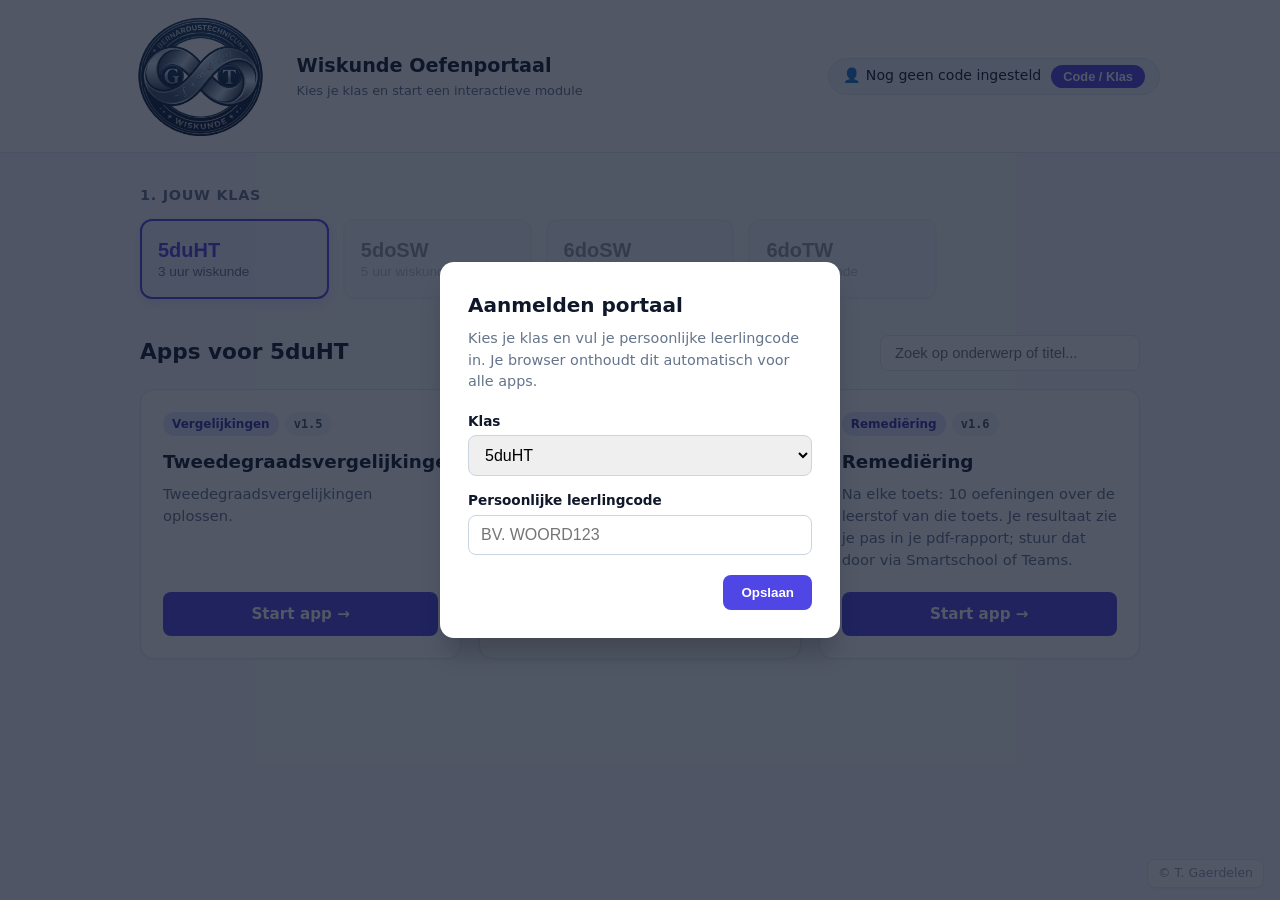
<file: index.html>
<!DOCTYPE html>
<html lang="nl">
<head>
  <meta charset="UTF-8" />
  <meta name="viewport" content="width=device-width, initial-scale=1.0" />
  <title>Wiskunde Apps — Leerlingenportaal</title>
  <style>
    :root {
      --primary: #4f46e5;
      --primary-hover: #4338ca;
      --primary-light: #eef2ff;
      --bg: #f8fafc;
      --card: #ffffff;
      --text: #0f172a;
      --muted: #64748b;
      --border: #e2e8f0;
      --success: #16a34a;
      --success-bg: #dcfce7;
    }
    * { box-sizing: border-box; }
    body {
      font-family: system-ui, -apple-system, 'Segoe UI', Roboto, sans-serif;
      background-color: var(--bg);
      color: var(--text);
      margin: 0;
      padding: 0;
      line-height: 1.5;
    }
    header {
      background: var(--card);
      border-bottom: 1px solid var(--border);
      padding: 16px 24px;
      position: sticky;
      top: 0;
      z-index: 100;
    }
    .header-inner {
      max-width: 1040px;
      margin: 0 auto;
      display: flex;
      flex-wrap: wrap;
      justify-content: space-between;
      align-items: center;
      gap: 12px;
    }
    .brand { display: flex; align-items: center; gap: 16px; }
    .brand-icon {
      height: 120px;
      width: auto;
      max-width: 300px;
      object-fit: contain;
      display: block;
    }
    .brand-fallback {
      background: var(--primary);
      color: white;
      width: 48px;
      height: 48px;
      border-radius: 12px;
      display: none;
      align-items: center;
      justify-content: center;
      font-weight: 800;
      font-size: 1.4rem;
    }
    .brand h1 { font-size: 1.2rem; margin: 0; color: var(--text); }
    .brand span { display: block; font-size: 0.8rem; color: var(--muted); }
    .user-pill {
      display: flex;
      align-items: center;
      gap: 10px;
      background: #f1f5f9;
      border: 1px solid var(--border);
      padding: 6px 14px;
      border-radius: 999px;
      font-size: 0.88rem;
    }
    .user-pill button {
      background: var(--primary);
      color: white;
      border: none;
      padding: 4px 12px;
      border-radius: 999px;
      font-size: 0.8rem;
      font-weight: 600;
      cursor: pointer;
    }
    .user-pill button:hover { background: var(--primary-hover); }
    main { max-width: 1040px; margin: 32px auto; padding: 0 20px 48px; }
    .section-title {
      font-size: 0.9rem;
      text-transform: uppercase;
      letter-spacing: 0.05em;
      color: var(--muted);
      font-weight: 700;
      margin-bottom: 12px;
    }
    .klassen-grid {
      display: grid;
      grid-template-columns: repeat(auto-fill, minmax(180px, 1fr));
      gap: 14px;
      margin-bottom: 36px;
    }
    .klas-btn {
      background: var(--card);
      border: 2px solid var(--border);
      border-radius: 12px;
      padding: 18px 16px;
      text-align: left;
      cursor: pointer;
      transition: all 0.18s ease;
      box-shadow: 0 1px 2px rgba(0,0,0,0.04);
    }
    .klas-btn:not(:disabled):hover { border-color: #a5b4fc; transform: translateY(-2px); }
    .klas-btn.active {
      border-color: var(--primary);
      background: var(--primary-light);
      box-shadow: 0 4px 12px rgba(79, 70, 229, 0.12);
    }
    .klas-btn:disabled {
      opacity: 0.42;
      cursor: not-allowed;
      background: #f1f5f9;
      box-shadow: none;
    }
    .klas-btn.locked-active {
      cursor: default;
    }
    .klas-btn.locked-active:hover {
      transform: none;
      border-color: var(--primary);
    }
    .klas-btn.alle-klassen {
      border-style: dashed;
    }
    .klas-btn.alle-klassen.active {
      border-style: solid;
    }
    .klas-btn .klas-naam { display: block; font-size: 1.25rem; font-weight: 800; color: var(--text); }
    .klas-btn.active .klas-naam { color: var(--primary); }
    .klas-btn .klas-sub { display: block; font-size: 0.85rem; color: var(--muted); margin-top: 2px; }
    .apps-header {
      display: flex;
      flex-wrap: wrap;
      justify-content: space-between;
      align-items: center;
      gap: 12px;
      margin-bottom: 18px;
    }
    .apps-header h2 { margin: 0; font-size: 1.35rem; }
    .search-box {
      padding: 9px 14px;
      border: 1px solid var(--border);
      border-radius: 8px;
      font-size: 0.92rem;
      width: 260px;
      max-width: 100%;
      background: var(--card);
    }
    .apps-grid {
      display: grid;
      grid-template-columns: repeat(auto-fill, minmax(300px, 1fr));
      gap: 18px;
    }
    .app-card {
      background: var(--card);
      border: 1px solid var(--border);
      border-radius: 14px;
      padding: 22px;
      display: flex;
      flex-direction: column;
      justify-content: space-between;
      transition: all 0.18s ease;
      box-shadow: 0 1px 3px rgba(0,0,0,0.05);
    }
    .app-card:hover {
      border-color: var(--primary);
      box-shadow: 0 8px 20px rgba(15, 23, 42, 0.08);
      transform: translateY(-2px);
    }
    .badges { display: flex; flex-wrap: wrap; gap: 6px; margin-bottom: 12px; }
    .badge {
      font-size: 0.75rem;
      font-weight: 700;
      padding: 3px 9px;
      border-radius: 999px;
      background: #e0e7ff;
      color: #3730a3;
    }
    .badge-version { background: #f1f5f9; color: #475569; font-family: monospace; }
    .badge-klas { background: #fef3c7; color: #92400e; }
    .app-card h3 { margin: 0 0 8px 0; font-size: 1.15rem; color: var(--text); }
    .app-card p { margin: 0 0 20px 0; font-size: 0.92rem; color: var(--muted); }
    .open-btn {
      display: inline-flex;
      align-items: center;
      justify-content: center;
      gap: 8px;
      width: 100%;
      padding: 11px 16px;
      background: var(--primary);
      color: white;
      text-decoration: none;
      font-weight: 600;
      font-size: 0.95rem;
      border-radius: 8px;
      transition: background 0.15s;
    }
    .open-btn:hover { background: var(--primary-hover); }
    .empty-state {
      background: var(--card);
      border: 1px dashed var(--border);
      border-radius: 12px;
      padding: 40px 20px;
      text-align: center;
      color: var(--muted);
      grid-column: 1 / -1;
    }
    .modal-overlay {
      position: fixed;
      inset: 0;
      background: rgba(15, 23, 42, 0.72);
      display: none;
      align-items: center;
      justify-content: center;
      z-index: 9999;
      padding: 16px;
    }
    .modal-overlay.open { display: flex; }
    .modal-box {
      background: white;
      padding: 28px;
      border-radius: 14px;
      max-width: 400px;
      width: 100%;
      box-shadow: 0 20px 25px -5px rgba(0, 0, 0, 0.2);
    }
    .modal-box h2 { margin: 0 0 8px 0; font-size: 1.25rem; }
    .modal-box p { margin: 0 0 18px 0; font-size: 0.9rem; color: var(--muted); }
    .modal-box label { display: block; font-weight: 600; font-size: 0.85rem; margin-bottom: 4px; }
    .modal-box select, .modal-box input {
      width: 100%;
      padding: 10px 12px;
      border: 1px solid #cbd5e1;
      border-radius: 8px;
      font-size: 1rem;
      margin-bottom: 14px;
    }
    .modal-error {
      display: none;
      background: #fee2e2;
      color: #b91c1c;
      padding: 10px 12px;
      border-radius: 8px;
      font-size: 0.86rem;
      font-weight: 600;
      margin-bottom: 14px;
    }
    .modal-actions { display: flex; justify-content: flex-end; gap: 10px; margin-top: 6px; }
    /* Remediëring te maken (toegewezen door de leerkracht via de klasapp) */
    .rem-box { max-width: 460px; }
    .rem-box h2 { display: flex; align-items: center; gap: 8px; }
    .rem-item { display: flex; align-items: center; justify-content: space-between; gap: 12px; padding: 12px 14px; margin-bottom: 10px; border: 1px solid #c7d2fe; border-left: 5px solid var(--primary); border-radius: 10px; background: #f8fafc; }
    .rem-item strong { display: block; font-size: 0.95rem; color: #1e293b; }
    .rem-wanneer { font-size: 0.82rem; color: var(--muted); margin-top: 2px; }
    .rem-item.te-laat { border-color: #fecaca; border-left-color: #dc2626; background: #fef2f2; }
    .rem-item.te-laat .rem-wanneer { color: #b91c1c; font-weight: 600; }
    .rem-nu { flex-shrink: 0; padding: 9px 14px; background: var(--primary); color: #fff; border-radius: 8px; font-weight: 600; font-size: 0.9rem; text-decoration: none; white-space: nowrap; }
    .rem-nu:hover { background: var(--primary-hover); }
    @media (max-width: 420px) { .rem-item { flex-direction: column; align-items: stretch; } .rem-nu { text-align: center; } }
    .btn-cancel {
      padding: 10px 16px;
      border: 1px solid #cbd5e1;
      background: white;
      border-radius: 8px;
      cursor: pointer;
      font-weight: 600;
    }
    .btn-save {
      padding: 10px 18px;
      border: none;
      background: var(--primary);
      color: white;
      border-radius: 8px;
      cursor: pointer;
      font-weight: 600;
    }
    .copyright-badge {
      position: fixed;
      bottom: 12px;
      right: 16px;
      background: rgba(255, 255, 255, 0.9);
      border: 1px solid rgba(226, 232, 240, 0.85);
      border-radius: 8px;
      padding: 4px 10px;
      font-size: 0.78rem;
      font-weight: 500;
      color: #94a3b8;
      box-shadow: 0 1px 2px rgba(15, 23, 42, 0.04);
      pointer-events: none;
      user-select: none;
      z-index: 90;
    }
    .update-banner {
      position: fixed;
      bottom: 20px;
      left: 50%;
      transform: translateX(-50%);
      background: #0f172a;
      color: #ffffff;
      padding: 12px 18px;
      border-radius: 999px;
      display: none;
      align-items: center;
      gap: 14px;
      box-shadow: 0 10px 25px rgba(15, 23, 42, 0.25);
      z-index: 10000;
      font-size: 0.9rem;
      max-width: calc(100vw - 32px);
    }
    .update-banner.show { display: flex; }
    .update-banner button {
      background: var(--primary);
      color: #ffffff;
      border: none;
      padding: 6px 14px;
      border-radius: 999px;
      font-weight: 700;
      font-size: 0.85rem;
      cursor: pointer;
      white-space: nowrap;
    }
    .update-banner button:hover { background: var(--primary-hover); }
  </style>
 <link rel="manifest" href="manifest.json">
  <meta name="theme-color" content="#2563eb">
  <script>
    if ('serviceWorker' in navigator) {
      window.addEventListener('load', () => {
        navigator.serviceWorker.register('./sw.js');
      });
    }

    let deferredPrompt = null;

    function toonInstallKnop() {
      const installBtn = document.getElementById('install-btn');
      if (installBtn && deferredPrompt) {
        installBtn.style.display = 'inline-flex';
      }
    }

    window.addEventListener('beforeinstallprompt', (e) => {
      e.preventDefault();
      deferredPrompt = e;
      toonInstallKnop();
    });

    window.addEventListener('DOMContentLoaded', toonInstallKnop);

    async function installeerApp() {
      if (!deferredPrompt) return;
      deferredPrompt.prompt();
      const { outcome } = await deferredPrompt.userChoice;
      if (outcome === 'accepted') {
        const installBtn = document.getElementById('install-btn');
        if (installBtn) installBtn.style.display = 'none';
      }
      deferredPrompt = null;
    }
  </script>
<script src="remediering/lijst.js" defer></script>
<script src="rem-opdrachten.js" defer></script>
</head>
<body>

<header>
  <div class="header-inner">
    <div class="brand">
      <img src="logo.png" alt="Bernardustechnicum Wiskunde Logo" class="brand-icon" data-fallbacks="[&#39;Logo.png&#39;,&#39;logo.jpg&#39;,&#39;Logo.jpg&#39;,&#39;logo.jpeg&#39;,&#39;logo.svg&#39;,&#39;logo.webp&#39;,&#39;logo-192.png&#39;,&#39;logo-512.png&#39;]" onerror="const list=JSON.parse(this.dataset.fallbacks.replace(/'/g,'&quot;'));const i=Number(this.dataset.fbIdx||0);if(i<list.length){this.dataset.fbIdx=i+1;this.src=list[i];}else{this.style.display='none';document.getElementById('brand-fb').style.display='flex';}" />
      <div id="brand-fb" class="brand-fallback">∑</div>
      <div>
        <h1>Wiskunde Oefenportaal</h1>
        <span>Kies je klas en start een interactieve module</span>
      </div>
    </div>
    <div style="display: flex; align-items: center; gap: 12px; flex-wrap: wrap;">
      <button id="install-btn" style="display:none; align-items:center; gap:6px; background:#16a34a; color:white; border:none; padding:6px 14px; border-radius:999px; font-size:0.88rem; font-weight:600; cursor:pointer;" onclick="installeerApp()">
        📱 Installeer App
      </button>
      <div class="user-pill">
        <span id="status-tekst">👤 Niet aangemeld</span>
        <button onclick="openCodeModal(true)">Code / Klas</button>
      </div>
    </div>
  </div>
</header>

<main>
  <div id="klassen-sectie-titel" class="section-title">1. Jouw klas</div>
  <div id="klassen-container" class="klassen-grid"></div>

  <div class="apps-header">
    <h2 id="apps-titel">Beschikbare apps</h2>
    <input id="zoek-input" class="search-box" type="text" placeholder="Zoek op onderwerp of titel..." oninput="renderApps()" />
  </div>

  <div id="apps-container" class="apps-grid"></div>
</main>

<div class="copyright-badge">© T. Gaerdelen</div>

<div id="rem-melding" class="modal-overlay" role="dialog" aria-modal="true" aria-labelledby="rem-melding-titel">
  <div class="modal-box rem-box">
    <h2 id="rem-melding-titel">📝 Remediëring te maken</h2>
    <p>Je leerkracht vraagt je deze remediëring te maken. Je rapport gaat daarna automatisch naar je leerkracht.</p>
    <div id="rem-melding-lijst"></div>
    <div class="modal-actions">
      <button class="btn-cancel rem-later" onclick="remLater()">Doe ik later nog</button>
    </div>
  </div>
</div>

<div id="code-modal" class="modal-overlay">
  <div class="modal-box">
    <h2>Aanmelden portaal</h2>
    <p>Kies je klas en vul je persoonlijke leerlingcode in. Je browser onthoudt dit automatisch voor alle apps.</p>
    <label for="modal-klas">Klas</label>
    <select id="modal-klas"></select>
    <label for="modal-code">Persoonlijke leerlingcode</label>
    <input id="modal-code" type="text" placeholder="bv. WOORD123" style="text-transform: uppercase;" onkeydown="if(event.key==='Enter') bewaarLeerling();" />
    <div id="modal-error" class="modal-error"></div>
    <div class="modal-actions">
      <button id="modal-annuleer" class="btn-cancel" onclick="sluitCodeModal()">Annuleren</button>
      <button class="btn-save" onclick="bewaarLeerling()">Opslaan</button>
    </div>
  </div>
</div>

<script>
/* START_CONFIG_DATA */
const LOGO_CONFIG = {"bestand":"logo.png","grootte":120};

const KLASSEN = [
  {
    "id": "5duHT",
    "naam": "5duHT",
    "subtitel": "3 uur wiskunde"
  },
  {
    "id": "5doSW",
    "naam": "5doSW",
    "subtitel": "5 uur wiskunde"
  },
  {
    "id": "6doSW",
    "naam": "6doSW",
    "subtitel": "5 uur wiskunde"
  },
  {
    "id": "6doTW",
    "naam": "6doTW",
    "subtitel": "8 uur wiskunde"
  }
];

const APPS = [
  {
    "titel": "Tweedegraadsvergelijkingen",
    "beschrijving": "Tweedegraadsvergelijkingen oplossen.",
    "bestand": "5du Tweedegraadsvergelijkingen.html",
    "versie": "1.5",
    "nieuw": false,
    "onderdeel": "Vergelijkingen",
    "klassen": [
      "5duHT"
    ]
  },
  {
    "titel": "Reële functies",
    "beschrijving": "Leerkaarten en oefeningen voor het kerstexamen: sorteren, koppelen, fouten zoeken en een examentraining.",
    "bestand": "5du Reele functies semester 1.html",
    "versie": "1.2",
    "nieuw": false,
    "onderdeel": "Examen",
    "klassen": [
      "5duHT"
    ]
  },
  {
    "titel": "Leerstof semester 1",
    "beschrijving": "Bekijk theorie, maak oefeningen en test jezelf.",
    "bestand": "5doSW semester 1.html",
    "versie": "1.7",
    "nieuw": false,
    "onderdeel": "Wiskunde",
    "klassen": [
      "5doSW"
    ]
  },
  {
    "titel": "Leerstof semester 1",
    "beschrijving": "Bekijk theorie, maak oefeningen en test jezelf.",
    "bestand": "6doSW afgeleiden semester 1.html",
    "versie": "1.6",
    "nieuw": false,
    "onderdeel": "Wiskunde",
    "klassen": [
      "6doSW"
    ]
  },
  {
    "titel": "Leerstof semester 1 afgeleiden",
    "beschrijving": "Bekijk theorie, maak oefeningen en test jezelf.",
    "bestand": "6doTW afgeleiden semester 1.html",
    "versie": "1.8",
    "nieuw": false,
    "onderdeel": "Wiskunde",
    "klassen": [
      "6doTW"
    ]
  },
  {
    "titel": "Leerstof semester 1 ruimtemeetkunde",
    "beschrijving": "Bekijk theorie, maak oefeningen en test jezelf.",
    "bestand": "6doTW ruimtemeetkunde semester 1.html",
    "versie": "1.7",
    "nieuw": false,
    "onderdeel": "Wiskunde",
    "klassen": [
      "6doTW"
    ]
  },
  {
    "titel": "Afgeleiden en de kettingregel",
    "beschrijving": "Maak oefeningen op afgeleiden en de kettingregel.",
    "bestand": "6do afgeleiden en de kettingregel.html",
    "versie": "2.0",
    "nieuw": false,
    "onderdeel": "Wiskunde",
    "klassen": [
      "6doTW",
      "6doSW"
    ]
  },
  {
    "titel": "Remediëring",
    "beschrijving": "Na elke toets: 10 oefeningen over de leerstof van die toets. Je resultaat zie je pas in je pdf-rapport; stuur dat door via Smartschool of Teams.",
    "bestand": "remediering.html",
    "versie": "1.6",
    "nieuw": false,
    "onderdeel": "Remediëring",
    "klassen": [
      "5duHT",
      "5doSW",
      "6doSW",
      "6doTW"
    ]
  }
];

const GELDIGE_CODES = [
  {
    "h": "da84e02c6f8a61a5ade8519dd7135a68cd3211c9799ec5791517a8c13a828929",
    "k": "3f1c943ed859413d2053f9b276f4f8520e20556b3e8548be00ea8d129905cd06"
  },
  {
    "h": "a62cfd62e65fc5c28aef8bdd4947845b84dcf17dd234de4fc31d0a2eee51515f",
    "k": "8eaaaaa97330e14896618f6cdfc4d958297140575efa64c77ad834dd3dbfb58b"
  },
  {
    "h": "7bd173ce45c65caf77ed2d69ca70de6b9c6a513cdded4f492bc70adc9bd1ffb5",
    "k": "26c341ea03c2b6f4c018f51e19f984d0321318d6892f9de553f6f30e366c90e5"
  },
  {
    "h": "aa9db5fc223e6d102a0bdc4d27739041bf735d2c5f43f6e608bc66ebbaa819ea",
    "k": "6796a57396173d6906faf7bc40e582b79df5fbfc2f20be55193515e7b0730b40"
  },
  {
    "h": "baf2e11cbb73b0049a2448dc999d914c05b229f11966bbe006726176b24ffc73",
    "k": "055a9b86ba438614a1fcab37401fe9aed27b8f2a9cfe39efc4e6383d6e557f84"
  },
  {
    "h": "4a9f9c0dadf1a33dd58190914f9960f0a35bce3deb487ac1247d18cbc66ce7d6",
    "k": "ba68da5665341ff259defe104b8b7deb25f7b20eee1a283f04d1c14948971583"
  },
  {
    "h": "7bc76c6c4bf62c6762615f20496f2d7ecf7edcc245005781ca02ce7ae589bf3c",
    "k": "36528d9a93b3bee22fac75542715dde6fc3adec5a220275ef0924c551679a1a5"
  },
  {
    "h": "7948c156fd12642d36622228eb03bceddbf68dd2a0f59e357199af248bf5ba2d",
    "k": "e769a5226402692aff048fbfa5bb31f70f42c01dfd9bb852d7abaad04f7526a7"
  },
  {
    "h": "a933ce888b908a50524f29bdbc28e01e08e05e1cd57e3d018cf5a8dc66c2c4e1",
    "k": "5e4f229824a6f6360efac711bb92b23e9199cd17181576250af5e5f27dde53da"
  },
  {
    "h": "202c970def604093b52b3d931d5cef8b00db1e678c19851c8f5ed58e985e6dc5",
    "k": "a5ac077e53be154d3934f3de49494deb41a882fe2a9541901215adb5861393d5"
  },
  {
    "h": "13bcca285d6cac3e8b8b1107ab98ac0adf708069c56229b3b5276c46ecc81fe9",
    "k": "146b03ab8c54b0e76a78625fdda48b4d4675af2472f4143b8536a5af26fea2ac"
  },
  {
    "h": "92669c10fb6f0e4f88a0a1d6021700a709393979bb07a5f699a7ca03bd4813a3",
    "k": "a49036608fd35505edcc0160cc2eaa4fbbf3e25c20f399b9d6116c417742dcab"
  },
  {
    "h": "2c218b59702803b918db52456b9dbf7e2b020fe06cc2866ece467370269b980e",
    "k": "714650d2c9305f6ba2a596138c8d4dc335e68e3d40f17922d3f79162e2424b50"
  },
  {
    "h": "d4acb3303c2f0c5300167529f10f6b45403047be997e712dbab6afc2156be1ee",
    "k": "3d532cac692962cbcb834630949db30180d773943b3936f38c172fd691333e42"
  },
  {
    "h": "2b1ab6e1c760fffd404634419eb69122786ff74dd6a200c64878da2904ffaf55",
    "k": "8fa25f76c5bd15fd93187cdca9adc8ea2a825c5c8f3f8305b5c5d0eaaab66c2b"
  },
  {
    "h": "8967ab8fb3ff277f0e1775e2ffd2bc9817274c61005a136005abc3f682a3d4e8",
    "k": "a75bfb5814e9cb8fc183c0adf2c7c85deab11fe7ee705a4479c2a28f962286e6"
  },
  {
    "h": "2094792c5f889bad7f8b2fd20e0b1f82d50372c5b976b5a1dd6e819eff1e0df8",
    "k": "6b3c5e872467225e5dda175bdc8fe9a073cb066b4f6fa45906d152460ef5eab6"
  },
  {
    "h": "067aa35426255999a7c1abf9d1363bb65b5bf34fcb0c5eba22632876f3fdace9",
    "k": "5a75c0354b017a02c6f73ca5cde7f7684f96aacc25e2df35975c1478b8765183"
  },
  {
    "h": "946d37e8475b03ad0e5a4aa86ac48691b8b70bd4af291061a6866bcefe2d0f14",
    "k": "879a5afd62706c13cfca1937143c86c30d861c4540ec78f1292ccaa03c5a694e"
  },
  {
    "h": "7d08e8a9fb722c6d525f0676fb8f567e75f20ebe8d91db370264dabc511cecf1",
    "k": "367a0eac56f7b6fb08c4e4623038be323a7e2dd2cdd49412fd4c447c6b98bc26"
  },
  {
    "h": "dcfc7b654bc1874eb8f6df31af4b8cfa161a6ace6ee404139703424fcb768013",
    "k": "57dfcfd29729d188d31c26e15c928086474e58b30fb71f87a5c7f12e9d550c90"
  },
  {
    "h": "0e6b321f9a48b84fa8d7d0d3f5974f86a00159c094aff936bb9348cb9854136c",
    "k": "e3c8c4127ca9c15d1ae806d798a0ff544e20d1566836451e6d49912e74448f4a"
  },
  {
    "h": "80922b1c2f54de6a328c01b86a731a5701a41930028b94da7e34a445e519568a",
    "k": "bfc7bd697342b9ce9de5e0df9b893b52ceae8b61e5008895e60b64becaeb2040"
  },
  {
    "h": "e2d5b7e18310b09577a12d1c17cf2d79e4440f9e6a2534a5011c37cee8df0428",
    "k": "c922362fb975df58428830c15affbd2fe41cd20897b129fc37628247989efd96"
  },
  {
    "h": "1313b4dd80fd826c3d047e9016f6e555644caa48820cf7ba30c04a8356f1df81",
    "k": "ffb08bb6437030f38773431ad5b703fe23eab3059b9e6de7471109a37bf77856"
  },
  {
    "h": "9ead53e7df6fff0e028243ea03ab682397b35f45836c636d5e6ca6af1f614514",
    "k": "f15fd4f12726d3dd30a41c098f45796dcd4a782c0d3ca71ce04885e69885a1f8"
  },
  {
    "h": "ec6ccaaa19b94e1e217624132e410f1129f6b42db48a63d3bd40371e449c62dc",
    "k": "25185e8e2aab43958bde660ee6b07b3c74be2b5c7b7dd08f1cc0b9c5bed18ae5"
  },
  {
    "h": "b77ac6e050d514defffe8c083fd1d6460503e5d76ef454ce1c3b9e8fcd235f52",
    "k": "2706b22e50351db85ea97f5292d12a9a4b76080c2d4670f08a491c999a7acc6d"
  },
  {
    "h": "d7d444a0cea62037d840a3a2d1f464ff5fb85e2a5bb8de8776df3967c8dc22da",
    "k": "fd574ae42e3530b5b4bbb67fee4e0a5448138b36ff5fa8301756bb4d4449e0e9"
  },
  {
    "h": "401b33fcf80f8f19856280133beafcaf12575ba4a10973abef20de6b731d00ac",
    "k": "7701295778345461490a83f97984cd428d3f263b4a1653c347c99da2fe9e2d31"
  },
  {
    "h": "56673f71aba0b7cd9cc70389a18e5530127e66bb1427c2988611f356773fa86c",
    "k": "6af979eb9e82c7894a7bec35d76ce2cc540983d77d97cb448666bd8e18778148"
  },
  {
    "h": "487c08cc211690f61eee10839f08c4b48bb2655f4558a705af0730422c201de9",
    "k": "0b3257680bf3c219035e4bfbb50943d58b69f2c7ca4381ac55de11a61bffc0e0"
  },
  {
    "h": "033cecbd3c4eb94e9d9f74c6ac963ae67ef103e0ba7a09a84228edf119c7d12a",
    "k": "f17424f8cdb3c7aad1fb47a5af5d7f6947efc5b4c7820b720efbd1c17ace90af"
  },
  {
    "h": "16898ef8497550e68d3b23aee4ad34b053f093a1f8e1bb2ca489a34426c888e1",
    "k": "a3d182805b5fa7a2d9463217b7403b718752628dfc026927c40492624f9a7b54"
  },
  {
    "h": "d6bf09b745463dba5c5e3a8c420b5013184d9ec7206842f7134381b7073cf64b",
    "k": "bb488fb05ff9b1dae436c94501ed1b207cfdbd7104473231d9289b03b3f931f6"
  },
  {
    "h": "1469633b6c6058b38c520d3a74dcfc52c8743f2ea1b2996c8b333372ed145574",
    "k": "c110132913c0f371b6ca138c30c782a70eb45352c27f6d1598ad9bbd5864277d"
  },
  {
    "h": "4867be198975880082c67da9560bb20f8ba821f2b68cd3100e055d83da50646d",
    "k": "8f90bba34b2f012a94ba1a2dc75b59e26fd1785009e51d524f5098a88fbe0bc3"
  },
  {
    "h": "44b2db0d7214dc72c8de5517555fa9e7c44b061d16df31f766a502b133b34412",
    "k": "33023a2116a25f7c88432e5103e96df736576791e26d57c9e2ec673e66df0102"
  },
  {
    "h": "f3dac9de72e76f72f245133e40e4816c9f8a01bdf6989897192539ca839e8edf",
    "k": "50a19568d0d07cf68c0dd02284b6bfaea3087aeaedb83514a09c7ff9836bd43e"
  },
  {
    "h": "a6b4c64ff465f0d3c8d5e9fe76d44adff93cb61186c914f661030361482d5175",
    "k": "aab6eaf0fab3f8acc7d9db3305b69d034094c238e78c90d89c7425cd0837f919"
  },
  {
    "h": "80fe421a7f4d3bf69edc15b5760292c235d4d7c79d8685dc368283856750c0ea",
    "k": "d3164ebd9d340b53ffd4b7ba613c0ab7a6b0b9b0a15355f4b23f405899ac394f"
  },
  {
    "h": "f58f05c49f47f190772a531aceabfd8a945df14c9f31bc5b5120d6ca164a8382",
    "k": "7116a8f0c4edd28b2980fc0212539c854eaf477880dbb0f668eef9843ec32aad"
  },
  {
    "h": "2c5f75b1cc75b6f90f5e0fc5c5dcfaf46565bea03ee28d03083d01ee1dbf0351",
    "k": "42e55bcc90b7ae64e4a0b17e440a84635b5a5267f6f9b255dee788ed14412999"
  },
  {
    "h": "4b3a740c492b9fe4cd6dea44f84260af1feb13fb3847c836b3ce66e98b0ef412",
    "k": "56f669927090b89ed75dca0f75629ad2d38044930e62da5408891c6dcf19a8dd"
  },
  {
    "h": "d0bd1b96606a45d4b3454241f443d26b8ce16b368eacc04388db960de664c54b",
    "k": "ffb126cd8bf6c91337b8c0679b86fefa96ba6e21ef9489d631aad11274d2ec32"
  },
  {
    "h": "cd4610dc6a1452ac1c75001e9b88c63a4fec35cc286bc5c908ca4d822b2c4cdf",
    "k": "2e743646b86e75a805dc29f06640e6085012970bf4632110c3b103d7afb78db2"
  }
];
/* END_CONFIG_DATA */

let heeftAlleKlassenToegang = false;
let geselecteerdeKlas = localStorage.getItem("wisk_leerling_klas") || KLASSEN[0].id;
if (geselecteerdeKlas !== "alle klassen" && !KLASSEN.some(k => k.id === geselecteerdeKlas)) {
  geselecteerdeKlas = KLASSEN[0].id;
}

async function sha256Hex(tekst) {
  const data = new TextEncoder().encode(tekst);
  const hashBuffer = await crypto.subtle.digest("SHA-256", data);
  return Array.from(new Uint8Array(hashBuffer))
    .map(b => b.toString(16).padStart(2, "0"))
    .join("");
}

async function vindKlasVoorCode(code) {
  if (!code || !Array.isArray(GELDIGE_CODES) || GELDIGE_CODES.length === 0) return null;
  const codeHash = await sha256Hex(code);
  const match = GELDIGE_CODES.find(item => item.h === codeHash);
  if (!match) return null;
  if (match.k) {
    const alleKlassenHash = await sha256Hex(`${code}|alle klassen`);
    if (alleKlassenHash === match.k) {
      return "alle klassen";
    }
    for (const kObj of KLASSEN) {
      const testKlasHash = await sha256Hex(`${code}|${kObj.id}`);
      if (testKlasHash === match.k) {
        return kObj.id;
      }
    }
  }
  return "";
}

function updateHeaderStatus() {
  const code = localStorage.getItem("wisk_leerling_code") || "";
  const klas = localStorage.getItem("wisk_leerling_klas") || "";
  const el = document.getElementById("status-tekst");
  if (code) {
    el.innerHTML = `👤 <strong>${code}</strong> (${klas || "-"})`;
  } else {
    el.textContent = "👤 Nog geen code ingesteld";
  }
}

function renderKlassen() {
  const container = document.getElementById("klassen-container");
  const sectieTitel = document.getElementById("klassen-sectie-titel");
  sectieTitel.textContent = heeftAlleKlassenToegang ? "1. Kies jouw klas" : "1. Jouw klas";

  let knoppenHtml = "";

  if (heeftAlleKlassenToegang) {
    const isAlleActief = geselecteerdeKlas === "alle klassen";
    knoppenHtml += `
      <button class="klas-btn alle-klassen ${isAlleActief ? "active" : ""}" onclick="kiesKlas('alle klassen')">
        <span class="klas-naam">Alle klassen</span>
        <span class="klas-sub">Overzicht alle apps</span>
      </button>
    `;
  }

  knoppenHtml += KLASSEN.map(k => {
    const isActief = k.id === geselecteerdeKlas;
    if (heeftAlleKlassenToegang) {
      return `
        <button class="klas-btn ${isActief ? "active" : ""}" onclick="kiesKlas('${k.id}')">
          <span class="klas-naam">${k.naam}</span>
          <span class="klas-sub">${k.subtitel || ""}</span>
        </button>
      `;
    } else {
      return `
        <button class="klas-btn ${isActief ? "active locked-active" : ""}" ${isActief ? "" : "disabled"}>
          <span class="klas-naam">${k.naam}</span>
          <span class="klas-sub">${k.subtitel || ""}</span>
        </button>
      `;
    }
  }).join("");

  container.innerHTML = knoppenHtml;
}

function kiesKlas(klasId) {
  if (!heeftAlleKlassenToegang) return;
  geselecteerdeKlas = klasId;
  localStorage.setItem("wisk_leerling_klas", klasId);
  updateHeaderStatus();
  renderKlassen();
  renderApps();
}

function renderApps() {
  const zoekterm = document.getElementById("zoek-input").value.trim().toLowerCase();
  const toonAlleKlassen = geselecteerdeKlas === "alle klassen";
  const klasObj = KLASSEN.find(k => k.id === geselecteerdeKlas);

  document.getElementById("apps-titel").textContent = toonAlleKlassen
    ? "Alle beschikbare apps (alle klassen)"
    : `Apps voor ${klasObj ? klasObj.naam : geselecteerdeKlas}`;

  const gefilterd = APPS.filter(app => {
    const hoortBijKlas = toonAlleKlassen || app.klassen.includes(geselecteerdeKlas);
    const matchZoek = !zoekterm ||
      app.titel.toLowerCase().includes(zoekterm) ||
      app.beschrijving.toLowerCase().includes(zoekterm) ||
      (app.onderdeel && app.onderdeel.toLowerCase().includes(zoekterm));
    return hoortBijKlas && matchZoek;
  });

  const container = document.getElementById("apps-container");

  if (gefilterd.length === 0) {
    container.innerHTML = `
      <div class="empty-state">
        <strong>Geen apps gevonden</strong><br>
        Er zijn momenteel nog geen apps beschikbaar voor deze selectie.
      </div>
    `;
    return;
  }

  container.innerHTML = gefilterd.map(app => {
    const urlMetVersie = `${app.bestand}?v=${encodeURIComponent(app.versie || "1.0")}`;
    const klasBadges = toonAlleKlassen && Array.isArray(app.klassen)
      ? app.klassen.map(k => `<span class="badge badge-klas">${k}</span>`).join("")
      : "";
    return `
      <div class="app-card">
        <div>
          <div class="badges">
            ${app.onderdeel ? `<span class="badge">${app.onderdeel}</span>` : ""}
            <span class="badge badge-version">v${app.versie || "1.0"}</span>
            ${klasBadges}
          </div>
          <h3>${app.titel}</h3>
          <p>${app.beschrijving}</p>
        </div>
        <a class="open-btn" href="${urlMetVersie}">Start app →</a>
      </div>
    `;
  }).join("");
}

function openCodeModal(kanSluiten = true) {
  const sel = document.getElementById("modal-klas");
  let optiesHtml = "";
  if (heeftAlleKlassenToegang) {
    optiesHtml += `<option value="alle klassen" ${geselecteerdeKlas === "alle klassen" ? "selected" : ""}>Alle klassen</option>`;
  }
  optiesHtml += KLASSEN.map(k =>
    `<option value="${k.id}" ${k.id === geselecteerdeKlas ? "selected" : ""}>${k.naam}</option>`
  ).join("");
  sel.innerHTML = optiesHtml;

  document.getElementById("modal-code").value = localStorage.getItem("wisk_leerling_code") || "";
  document.getElementById("modal-annuleer").style.display = kanSluiten ? "inline-block" : "none";
  const errEl = document.getElementById("modal-error");
  errEl.style.display = "none";
  errEl.textContent = "";
  document.getElementById("code-modal").classList.add("open");
}

function sluitCodeModal() {
  document.getElementById("code-modal").classList.remove("open");
}

function toonModalFout(tekst) {
  const errEl = document.getElementById("modal-error");
  errEl.textContent = tekst;
  errEl.style.display = "block";
}

async function bewaarLeerling() {
  const code = document.getElementById("modal-code").value.trim().toUpperCase();
  let klas = document.getElementById("modal-klas").value;
  heeftAlleKlassenToegang = false;

  if (code.length < 4) {
    toonModalFout("Vul een geldige code van minstens 4 tekens in.");
    return;
  }

  if (Array.isArray(GELDIGE_CODES) && GELDIGE_CODES.length > 0) {
    const gekoppeldeKlas = await vindKlasVoorCode(code);
    if (gekoppeldeKlas === null) {
      toonModalFout("❌ Onbekende leerlingcode. Controleer op typfouten of vraag je code aan je leerkracht.");
      return;
    }
    if (gekoppeldeKlas === "alle klassen") {
      heeftAlleKlassenToegang = true;
      klas = "alle klassen";
    } else if (gekoppeldeKlas) {
      klas = gekoppeldeKlas;
    }
  }

  localStorage.setItem("wisk_leerling_code", code);
  localStorage.setItem("wisk_leerling_klas", klas);
  geselecteerdeKlas = klas;
  updateHeaderStatus();
  renderKlassen();
  renderApps();
  sluitCodeModal();
  toonRemMelding();
}

window.addEventListener("DOMContentLoaded", async () => {
  const opgeslagenCode = (localStorage.getItem("wisk_leerling_code") || "").trim().toUpperCase();
  if (opgeslagenCode && Array.isArray(GELDIGE_CODES) && GELDIGE_CODES.length > 0) {
    const gekoppeldeKlas = await vindKlasVoorCode(opgeslagenCode);
    if (gekoppeldeKlas === null) {
      localStorage.removeItem("wisk_leerling_code");
    } else if (gekoppeldeKlas === "alle klassen") {
      heeftAlleKlassenToegang = true;
      if (geselecteerdeKlas !== "alle klassen" && !KLASSEN.some(k => k.id === geselecteerdeKlas)) {
        geselecteerdeKlas = "alle klassen";
        localStorage.setItem("wisk_leerling_klas", "alle klassen");
      }
    } else if (gekoppeldeKlas) {
      heeftAlleKlassenToegang = false;
      geselecteerdeKlas = gekoppeldeKlas;
      localStorage.setItem("wisk_leerling_klas", gekoppeldeKlas);
    }
  }

  if (!heeftAlleKlassenToegang && geselecteerdeKlas === "alle klassen") {
    geselecteerdeKlas = KLASSEN[0].id;
    localStorage.setItem("wisk_leerling_klas", geselecteerdeKlas);
  }

  updateHeaderStatus();
  renderKlassen();
  renderApps();
  if (!localStorage.getItem("wisk_leerling_code")) {
    openCodeModal(false);
  }
  toonRemMelding();
});

// --- Remediëring te maken (toegewezen via de klasapp; enkel de code gaat naar de server) ---
function remEsc(t) {
  return String(t == null ? '' : t).replace(/[&<>"']/g, c => ({ '&': '&amp;', '<': '&lt;', '>': '&gt;', '"': '&quot;', "'": '&#39;' }[c]));
}
let remBeurt = 0;
const remCode = () => (localStorage.getItem('wisk_leerling_code') || '').trim().toUpperCase();
async function toonRemMelding() {
  const vak = document.getElementById('rem-melding');
  if (!vak || !window.RemOpdrachten) return;
  vak.classList.remove('open');
  const beurt = ++remBeurt; // enkel de laatste oproep telt (bv. na het wisselen van code)
  const code = remCode();
  const klas = (localStorage.getItem('wisk_leerling_klas') || '').trim();
  try { if (code && sessionStorage.getItem('rem_later') === code) return; } catch (e) { /* geen opslag */ }
  if (!code || !klas || klas === 'alle klassen') return;
  let open = [];
  try { open = await RemOpdrachten.zichtbareOpen(code, klas); } catch (e) { return; }
  if (beurt !== remBeurt || !open.length) return;
  const nu = Date.now();
  document.getElementById('rem-melding-lijst').innerHTML = open.map(o => {
    const laat = Date.parse(o.deadline) < nu, dag = RemOpdrachten.fmtDeadline(o.deadline);
    return `<div class="rem-item${laat ? ' te-laat' : ''}"><div><strong>${remEsc(o.titel || ('Remediëring ' + o.rem_id))}</strong>` +
      `<div class="rem-wanneer">${laat ? `De deadline was ${remEsc(dag)}. Maak ze zo snel mogelijk.` : `Maak ze uiterlijk ${remEsc(dag)}.`}</div></div>` +
      `<a class="rem-nu" href="remediering.html?rem=${encodeURIComponent(o.rem_id)}&amp;opdracht=${encodeURIComponent(o.id)}" onclick="remLater()">Nu maken →</a></div>`;
  }).join('');
  vak.classList.add('open');
}
function remLater() {
  try { sessionStorage.setItem('rem_later', remCode()); } catch (e) { /* geen opslag */ }
  document.getElementById('rem-melding').classList.remove('open');
}

function toonUpdateMelding() {
  const banner = document.getElementById("update-banner");
  if (banner) banner.classList.add("show");
}

function huidigeConfigHandtekening() {
  return JSON.stringify({
    l: typeof LOGO_CONFIG !== "undefined" ? LOGO_CONFIG : null,
    k: typeof KLASSEN !== "undefined" ? KLASSEN : null,
    a: typeof APPS !== "undefined" ? APPS : null,
    c: typeof GELDIGE_CODES !== "undefined" ? GELDIGE_CODES : null
  });
}

function handtekeningUitHtml(htmlTekst) {
  try {
    const start = htmlTekst.indexOf("/* START_CONFIG_DATA */");
    const eind = htmlTekst.indexOf("/* END_CONFIG_DATA */");
    if (start === -1 || eind === -1) return null;
    const blok = htmlTekst.slice(start, eind);
    return JSON.stringify({
      l: JSON.parse(blok.match(/const LOGO_CONFIG\s*=\s*(\{[\s\S]*?\});/)[1]),
      k: JSON.parse(blok.match(/const KLASSEN\s*=\s*(\[[\s\S]*?\]);/)[1]),
      a: JSON.parse(blok.match(/const APPS\s*=\s*(\[[\s\S]*?\]);/)[1]),
      c: JSON.parse(blok.match(/const GELDIGE_CODES\s*=\s*(\[[\s\S]*?\]);/)[1])
    });
  } catch {
    return null;
  }
}

async function controleerOpNieuweVersie() {
  try {
    const res = await fetch(`./index.html?t=${Date.now()}`, { cache: "no-store" });
    if (!res.ok) return;
    const onlineHandtekening = handtekeningUitHtml(await res.text());
    if (onlineHandtekening && onlineHandtekening !== huidigeConfigHandtekening()) {
      toonUpdateMelding();
    }
  } catch {
    // Offline: stil overslaan
  }
}

if ("serviceWorker" in navigator) {
  const hadAlController = Boolean(navigator.serviceWorker.controller);
  navigator.serviceWorker.addEventListener("controllerchange", () => {
    if (hadAlController) toonUpdateMelding();
  });
}

document.addEventListener("visibilitychange", () => {
  if (document.visibilityState === "visible") {
    controleerOpNieuweVersie();
    if ("serviceWorker" in navigator) {
      navigator.serviceWorker.getRegistration().then(reg => reg && reg.update());
    }
  }
});

setInterval(controleerOpNieuweVersie, 5 * 60 * 1000);
</script>

<div id="update-banner" class="update-banner" role="status" aria-live="polite">
  <span>🔄 Er is een nieuwe versie beschikbaar.</span>
  <button onclick="window.location.reload()">Vernieuwen</button>
</div>

</body>
</html>
</file>
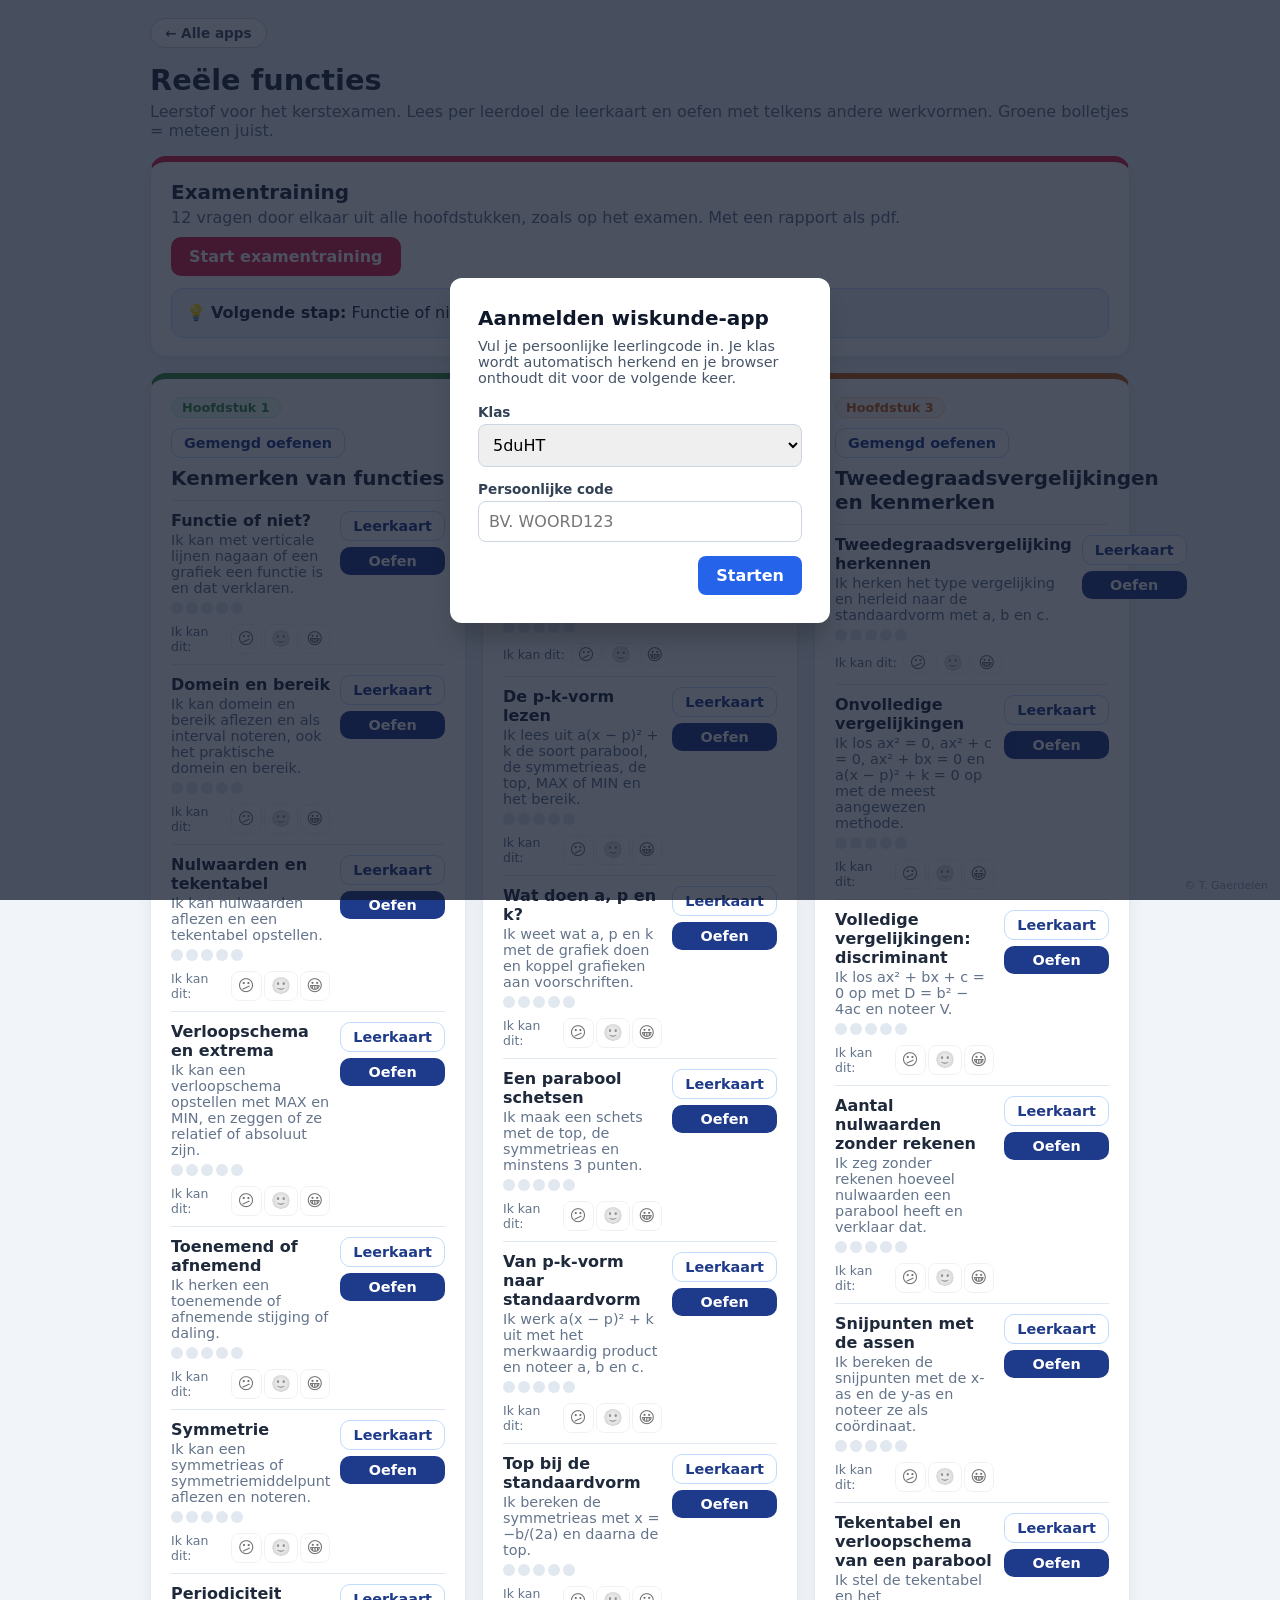
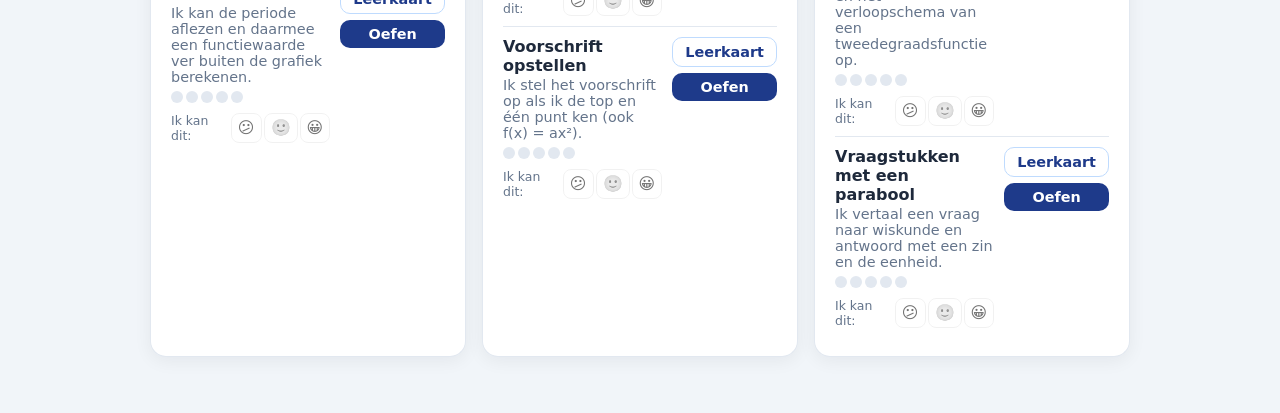
<file: 5du Reele functies semester 1.html>
<!DOCTYPE html>
<html lang="nl">
<head>
<meta charset="UTF-8">
<meta name="viewport" content="width=device-width, initial-scale=1.0">
<title>5du Reële functies semester 1</title>
<link rel="stylesheet" href="lib/katex/katex.min.css">
<script src="lib/katex/katex.min.js"></script>
<link rel="stylesheet" href="lib/patrick-hand/patrick-hand.css">
<script defer src="lib/html2canvas-1.4.1.min.js"></script>
<script defer src="lib/jspdf-2.5.1.umd.min.js"></script>
<style>
  :root { --blauw:#1e3a8a; --blauw2:#172554; --tekst:#1e293b; --grijs:#64748b; --rand:#e2e8f0; --achter:#f1f5f9;
          --h1:#38873c; --h2:#1e5aaa; --h3:#c85f14; --ex:#e11d48; --opl:#10309e; --goed:#15803d; --fout:#b91c1c; --pen:#be123c; }
  * { box-sizing: border-box; }
  body { margin:0; padding:18px; font-family: system-ui, -apple-system, "Segoe UI", Roboto, Arial, sans-serif; background: var(--achter); color: var(--tekst); }
  button, input, select { font-family: inherit; font-size: 1rem; }
  .wrap { max-width: 980px; margin: 0 auto; }
  h1 { font-size: 1.8rem; margin: .2rem 0 .3rem; font-weight: 800; }
  h2 { font-size: 1.25rem; margin: 0 0 .6rem; }
  .sub { color: var(--grijs); margin: 0 0 1rem; }
  .kaart { background:#fff; border:1px solid var(--rand); border-radius:16px; box-shadow:0 4px 18px rgba(15,23,42,.06); padding:18px 20px; margin-bottom:16px; }
  .kaart.h1 { border-top:6px solid var(--h1); } .kaart.h2 { border-top:6px solid var(--h2); } .kaart.h3 { border-top:6px solid var(--h3); } .kaart.ex { border-top:6px solid var(--ex); }
  .rij { display:flex; gap:10px; flex-wrap:wrap; align-items:center; }
  .knop { background: var(--blauw); color:#fff; border:none; border-radius:10px; padding:10px 18px; font-weight:700; cursor:pointer; }
  .knop:hover { background: var(--blauw2); }
  .knop.licht { background:#fff; color: var(--blauw); border:1px solid #bfdbfe; }
  .knop.licht:hover { background:#eff6ff; }
  .knop.klein { padding:6px 12px; font-size:.9rem; }
  .knop.rood { background: var(--ex); } .knop.rood:hover { background:#be123c; }
  .knop:disabled { opacity:.45; cursor:default; }
  .start-grid { display:grid; grid-template-columns: repeat(auto-fit, minmax(270px, 1fr)); gap:16px; }
  .doel { display:flex; gap:10px; align-items:flex-start; padding:10px 0; border-top:1px solid var(--rand); }
  .doel:first-of-type { border-top:none; }
  .doel .tekst { flex:1; }
  .doel .naam { font-weight:700; }
  .doel .kan { color: var(--grijs); font-size:.9rem; margin-top:2px; }
  .bolletjes { display:inline-flex; gap:3px; margin-top:6px; }
  .bol { width:12px; height:12px; border-radius:50%; background:#e2e8f0; display:inline-block; }
  .bol.j { background:#22c55e; } .bol.f { background:#f87171; }
  .beheerst { color: var(--goed); font-weight:700; font-size:.85rem; margin-left:6px; }
  .zelf { display:inline-flex; gap:2px; margin-top:6px; }
  .zelf button { border:1px solid var(--rand); background:#fff; border-radius:8px; padding:1px 6px; cursor:pointer; font-size:1rem; filter:grayscale(1); opacity:.55; }
  .zelf button.aan { filter:none; opacity:1; border-color:#93c5fd; background:#eff6ff; }
  .zelf .lbl { font-size:.78rem; color:var(--grijs); margin-right:4px; align-self:center; }
  .doel .knoppen { display:flex; flex-direction:column; gap:6px; }
  .badge { display:inline-block; padding:2px 10px; border-radius:999px; font-size:.8rem; font-weight:700; background:#eff6ff; color:var(--blauw); border:1px solid #bfdbfe; }
  .badge.h1 { background:#ecfdf3; color:var(--h1); border-color:#bbf7d0; } .badge.h2 { background:#eff6ff; color:var(--h2); border-color:#bfdbfe; } .badge.h3 { background:#fff7ed; color:var(--h3); border-color:#fed7aa; } .badge.ex { background:#fff1f2; color:var(--ex); border-color:#fecdd3; }
  .topbalk { display:flex; justify-content:space-between; align-items:center; gap:10px; flex-wrap:wrap; margin-bottom:12px; }
  .voortgang { height:8px; background:#e2e8f0; border-radius:999px; overflow:hidden; margin:8px 0 14px; }
  .voortgang > div { height:100%; background: var(--blauw); transition: width .3s; }
  .vraag { font-size:1.08rem; line-height:1.55; margin-bottom:12px; }
  .figuur { text-align:center; margin: 6px 0 12px; }
  .figuur svg { max-width:100%; height:auto; }
  .werkvorm { font-size:.8rem; font-weight:700; color:var(--grijs); text-transform:uppercase; letter-spacing:.04em; }
  .regel { margin: 8px 0; line-height: 2.2; font-size:1.05rem; }
  input.veld { width:5.2em; padding:5px 8px; border:2px solid #cbd5e1; border-radius:8px; text-align:center; font-size:1rem; }
  input.veld:focus { outline:none; border-color:#60a5fa; }
  select.veld { padding:5px 6px; border:2px solid #cbd5e1; border-radius:8px; background:#fff; }
  .veld.goed { border-color:#22c55e !important; background:#f0fdf4; } .veld.fout { border-color:#f87171 !important; background:#fef2f2; }
  .infknop { border:1px solid #cbd5e1; background:#f8fafc; border-radius:6px; padding:1px 6px; cursor:pointer; font-size:.85rem; margin: 0 2px; }
  .opties { display:grid; gap:8px; }
  .optie { text-align:left; border:2px solid var(--rand); background:#fff; border-radius:12px; padding:10px 14px; cursor:pointer; font-size:1rem; line-height:1.45; }
  .optie:hover { border-color:#93c5fd; }
  .optie.gekozen { border-color: var(--blauw); background:#eff6ff; }
  .optie.goed { border-color:#22c55e; background:#f0fdf4; } .optie.fout { border-color:#f87171; background:#fef2f2; }
  .opties.figs { grid-template-columns: repeat(auto-fit, minmax(190px, 1fr)); }
  .opties.figs .optie { text-align:center; }
  .feedback { border-radius:12px; padding:12px 16px; margin-top:14px; line-height:1.5; }
  .feedback.ok { background:#f0fdf4; border:1px solid #bbf7d0; }
  .feedback.nok { background:#fef2f2; border:1px solid #fecaca; }
  .feedback.info { background:#f8fafc; border:1px solid var(--rand); }
  .pen { font-family:'Patrick Hand', 'Comic Sans MS', cursive; color: var(--pen); font-size:1.25rem; line-height:1.3; }
  .uitleg { margin-top:8px; color:#334155; }
  .uitleg .opl { color: var(--opl); }
  .acties { display:flex; gap:10px; margin-top:16px; flex-wrap:wrap; }
  /* sorteren en koppelen */
  .pool { display:flex; flex-wrap:wrap; gap:8px; min-height:56px; padding:10px; border:2px dashed #cbd5e1; border-radius:12px; margin-bottom:12px; background:#f8fafc; }
  .bakken { display:grid; grid-template-columns: repeat(auto-fit, minmax(150px, 1fr)); gap:10px; }
  .bak { border:2px solid var(--rand); border-radius:12px; min-height:90px; padding:8px; background:#fff; cursor:pointer; }
  .bak:hover { border-color:#93c5fd; }
  .bak .bnaam { font-weight:700; font-size:.92rem; margin-bottom:6px; color:var(--blauw); }
  .bak .inhoud { display:flex; flex-wrap:wrap; gap:6px; }
  .kaartje { border:2px solid #cbd5e1; background:#fff; border-radius:10px; padding:6px 10px; cursor:pointer; user-select:none; }
  .kaartje.gekozen { border-color: var(--blauw); box-shadow:0 0 0 3px #bfdbfe; }
  .kaartje.goed { border-color:#22c55e; } .kaartje.fout { border-color:#f87171; background:#fef2f2; }
  .match { display:grid; grid-template-columns: 1fr 1fr; gap:14px; }
  .match .kol { display:grid; gap:8px; align-content:start; }
  .mitem { border:2px solid var(--rand); background:#fff; border-radius:12px; padding:8px 10px; cursor:pointer; text-align:center; position:relative; min-height:44px; display:flex; align-items:center; justify-content:center; }
  .mitem.gekozen { border-color: var(--blauw); box-shadow:0 0 0 3px #bfdbfe; }
  .mitem .nr { position:absolute; top:4px; left:6px; width:22px; height:22px; border-radius:50%; color:#fff; font-size:.8rem; font-weight:700; display:flex; align-items:center; justify-content:center; }
  .mitem.goed { border-color:#22c55e; } .mitem.fout { border-color:#f87171; background:#fef2f2; }
  /* ordenen */
  .orden { display:grid; gap:8px; }
  .stap { display:flex; align-items:center; gap:8px; border:2px solid var(--rand); border-radius:10px; padding:6px 10px; background:#fff; }
  .stap.vast { background:#f8fafc; }
  .stap .inh { flex:1; }
  .stap .pk { display:flex; flex-direction:column; gap:2px; }
  .stap .pk button { border:1px solid #cbd5e1; background:#fff; border-radius:6px; cursor:pointer; padding:0 8px; line-height:1.3; }
  .stap.goed { border-color:#22c55e; } .stap.fout { border-color:#f87171; background:#fef2f2; }
  /* fout zoeken */
  .uitwerking { display:grid; gap:6px; }
  .lijn { border:2px solid var(--rand); border-radius:10px; padding:6px 12px; cursor:pointer; background:#fff; }
  .lijn:hover { border-color:#93c5fd; }
  .lijn.gekozen { border-color: var(--pen); background:#fff1f2; }
  .lijn.goed { border-color:#22c55e; } .lijn.fout { border-color:#f87171; }
  /* tabellen */
  table.schema { border-collapse:collapse; margin: 6px auto; }
  table.schema td { padding:4px 6px; text-align:center; min-width:44px; height:38px; }
  table.schema td.kop { border-right:2px solid var(--tekst); font-style:italic; font-weight:600; min-width:46px; }
  table.schema tr.r1 td { border-bottom:2px solid var(--tekst); }
  .cel { min-width:40px; height:34px; border:2px dashed #94a3b8; border-radius:8px; background:#fff; cursor:pointer; font-size:1.15rem; font-weight:700; color: var(--opl); }
  .cel:hover { border-color:#60a5fa; }
  .cel.goed { border:2px solid #22c55e; background:#f0fdf4; } .cel.fout { border:2px solid #f87171; background:#fef2f2; }
  table.schema input.veld { width:3.6em; padding:3px 4px; }
  table.statisch td { min-width:30px; height:28px; padding:2px 6px; }
  /* schuifregelaars */
  .sliders { display:grid; gap:10px; max-width:460px; margin: 0 auto; }
  .sliders label { display:flex; align-items:center; gap:10px; font-weight:700; }
  .sliders input[type=range] { flex:1; }
  .sliders .w { min-width:3em; text-align:right; font-variant-numeric: tabular-nums; }
  /* verklaren */
  .vstap { border-left:4px solid #bfdbfe; padding:6px 12px; margin:8px 0; background:#f8fafc; border-radius:0 10px 10px 0; }
  .vstap .wv { margin-top:8px; }
  /* leerkaart */
  .leerkaart p { line-height:1.6; }
  .leerkaart .vb { background:#f8fafc; border:1px solid var(--rand); border-radius:12px; padding:10px 14px; margin:10px 0; }
  .leerkaart .vb .opl { color: var(--opl); }
  .leerkaart .tip { background:#fff7ed; border:1px solid #fed7aa; border-radius:12px; padding:8px 12px; }
  .naam-app { position:fixed; right:12px; bottom:8px; font-size:11px; color:#94a3b8; pointer-events:none; }
  .resultaat td, .resultaat th { padding:6px 10px; border-bottom:1px solid var(--rand); text-align:left; }
  .resultaat { border-collapse:collapse; width:100%; }
  .grote-score { font-size:2.4rem; font-weight:800; color: var(--blauw); }
  .advies { background:#eff6ff; border:1px solid #bfdbfe; border-radius:12px; padding:10px 14px; }
  .katex { white-space: nowrap; } /* een formule nooit over twee regels */
  .tabelwrap { overflow-x:auto; max-width:100%; }
  body { padding-bottom: 40px; overflow-x: hidden; }
  @media (max-width: 640px) { body { padding:10px 10px 40px; } .match { grid-template-columns: 1fr 1fr; gap:8px; } h1 { font-size:1.45rem; } .kaart { padding:14px; }
    .mitem { font-size:.8rem; padding:6px 4px; overflow-x:auto; } .mitem svg { width:100%; height:auto; }
    table.schema td { min-width:28px; padding:2px 3px; } .cel { min-width:30px; } table.schema input.veld { width:2.8em; } .vraag { font-size:1rem; } }
</style>
</head>
<body>
<!-- PORTAAL-KOPPELING (zelfde blok in elke app): terug naar het portaal en de leerlingcode.
     De apps vragen of bewaren geen naam; enkel de anonieme code van het portaal wordt getoond. -->
<style>
    .portaal-terug { display: inline-block; margin: 0 0 12px; padding: 6px 14px; border: 1px solid #cbd5e1; border-radius: 999px; background: #fff; color: #475569; font: 600 .85rem system-ui, -apple-system, 'Segoe UI', sans-serif; text-decoration: none; }
    .portaal-terug:hover { background: #f1f5f9; color: #1e293b; }
    .portaal-terug-rij { text-align: left; }
    .leerling-code { position: fixed; left: 14px; bottom: 10px; font: 11px system-ui, -apple-system, 'Segoe UI', sans-serif; color: #94a3b8; background: rgba(255,255,255,.85); padding: 2px 8px; border-radius: 6px; pointer-events: none; z-index: 50; }
    @media print { .portaal-terug-rij, .leerling-code { display: none !important; } }
</style>
<script>
    // Anonieme leerlingcode en klas, zoals ingesteld in het portaal (index.html)
    function leerlingCode() {
        try { return (localStorage.getItem('wisk_leerling_code') || '').trim().toUpperCase().replace(/[^A-Z0-9_-]/g, '').slice(0, 20); } catch (e) { return ''; }
    }
    function portaalKlas() {
        try { const k = (localStorage.getItem('wisk_leerling_klas') || '').trim(); return k === 'alle klassen' ? '' : k.replace(/[^\p{L}\p{N} _-]/gu, '').slice(0, 20); } catch (e) { return ''; }
    }
    // Resultaten doorgeven aan het dashboard (via tracker.js). Bewaart nooit wat de leerling intypte:
    // enkel welke oefening, juist of fout, en de soort fout.
    function portaalLogOpgave(juist, module, fout, details) {
        try { if (window.WiskundeTracker) WiskundeTracker.logOpgave({ isCorrect: !!juist, moduleId: module, foutCategorie: fout || null, details: details || {} }); } catch (e) { /* loggen mag de app nooit storen */ }
    }
    function portaalLogToets(procent, duur, module, details) {
        try { if (window.WiskundeTracker) WiskundeTracker.logToets({ scoreProcent: procent, duurSeconden: duur || 0, moduleId: module, details: details || {} }); } catch (e) { /* loggen mag de app nooit storen */ }
    }
    window.addEventListener('DOMContentLoaded', () => {
        const code = leerlingCode();
        if (!code || window.WiskundeTracker) return; // de tracker toont de code al zelf
        const el = document.createElement('div');
        el.className = 'leerling-code';
        el.setAttribute('data-html2canvas-ignore', '');
        el.textContent = code;
        document.body.appendChild(el);
    });
</script>
<div class="wrap">
  <div class="portaal-terug-rij" data-html2canvas-ignore><a class="portaal-terug" href="index.html">← Alle apps</a></div>
  <div id="scherm"></div>
</div>
<div class="naam-app">© T. Gaerdelen</div>

<script>
'use strict';
/* =====================================================================
   Reële functies (5du, semester 1): actief leren voor het kerstexamen.
   Werkvormen: sorteren, koppelen, stappen ordenen, fout zoeken, kijk & verklaar,
   schuifregelaars, tabellen aanklikken en invullen. Elke oefening wordt telkens
   opnieuw gemaakt met andere getallen (nooit de getallen van het examen).
   Id's van leerdoelen (DOELEN) en oefeningen (GEN) nooit hernoemen: het dashboard
   koppelt de logs eraan. Nieuwe id's mogen erbij.
   ===================================================================== */
const APP_ID = '5du_reele_functies_sem1';

/* ---------------- hulpfuncties ---------------- */
const rnd = (a, b) => a + Math.floor(Math.random() * (b - a + 1));
const kies = arr => arr[Math.floor(Math.random() * arr.length)];
const schud = arr => { const a = arr.slice(); for (let i = a.length - 1; i > 0; i--) { const j = Math.floor(Math.random() * (i + 1)); [a[i], a[j]] = [a[j], a[i]]; } return a; };
const rndNZ = (a, b) => { let x; do { x = rnd(a, b); } while (x === 0); return x; };
const esc = s => String(s).replace(/[&<>"]/g, c => ({ '&': '&amp;', '<': '&lt;', '>': '&gt;', '"': '&quot;' }[c]));
function M(t) { try { return katex.renderToString(t, { throwOnError: false }); } catch (e) { return esc(t); } }
function MD(t) { try { return katex.renderToString(t, { throwOnError: false, displayMode: true }); } catch (e) { return esc(t); } }
const nul = x => Math.abs(x) < 1e-9 ? 0 : x;

function breuk(x) { for (let q = 1; q <= 12; q++) { const p = Math.round(x * q); if (Math.abs(p / q - x) < 1e-9) return [p, q]; } return null; }
// getal als TeX: decimale komma
function G(x) { x = nul(x); if (x === Infinity) return '+\\infty'; if (x === -Infinity) return '-\\infty';
  const s = String(Math.round(x * 1e6) / 1e6); return s.replace('.', '{,}'); }
// getal als TeX: breuk waar dat kan (½, ⅓ ...)
function F(x) { x = nul(x); const b = breuk(x); if (b && b[1] !== 1) return (b[0] < 0 ? '-' : '') + '\\frac{' + Math.abs(b[0]) + '}{' + b[1] + '}'; return G(x); }
function haak(x, fmt = G) { return x < 0 ? '(' + fmt(x) + ')' : fmt(x); }
function term(c, v, eerste, fmt) { if (Math.abs(c) < 1e-12) return ''; const neg = c < 0, ab = Math.abs(c);
  const cs = (v && Math.abs(ab - 1) < 1e-12) ? '' : fmt(ab); const s = cs + v; return eerste ? (neg ? '-' : '') + s : (neg ? ' - ' : ' + ') + s; }
function pol(a, b, c, fmt = G) { let s = '', eerste = true; for (const [k, v] of [[a, 'x^2'], [b, 'x'], [c, '']]) { const t = term(k, v, eerste, fmt); if (t) { s += t; eerste = false; } } return s || '0'; }
function pk(a, p, k, fmt = F) { let s = Math.abs(a - 1) < 1e-12 ? '' : Math.abs(a + 1) < 1e-12 ? '-' : fmt(a);
  s += p === 0 ? 'x^2' : '(x ' + (p > 0 ? '- ' : '+ ') + fmt(Math.abs(p)) + ')^2'; if (k) s += (k > 0 ? ' + ' : ' - ') + fmt(Math.abs(k)); return s; }
function xmin(p) { return p === 0 ? 'x' : '(x ' + (p > 0 ? '- ' : '+ ') + G(Math.abs(p)) + ')'; }

// invoer lezen: komma of punt, breuken (1/2), wortels (√3, 2√5), oneindig (∞, oo, inf)
function leesGetal(s) {
  if (s === null || s === undefined) return NaN;
  s = String(s).trim().replace(/\s+/g, '').replace(/[−–]/g, '-').replace(/,/g, '.').replace(/^\+/, '');
  if (s === '') return NaN;
  if (/^-?(∞|oo|inf|oneindig)$/i.test(s)) return s.startsWith('-') ? -Infinity : Infinity;
  let m = s.match(/^(-?)(\d*\.?\d*)?(?:√|v|sqrt)\(?(\d+(?:\.\d+)?)\)?$/i);
  if (m && (m[2] === undefined || m[2] === '' || !isNaN(parseFloat(m[2])))) { const f = (m[2] === undefined || m[2] === '') ? 1 : parseFloat(m[2]); return (m[1] ? -1 : 1) * f * Math.sqrt(parseFloat(m[3])); }
  m = s.match(/^(-?\d+(?:\.\d+)?)\/(-?\d+(?:\.\d+)?)$/); if (m) { const d = parseFloat(m[2]); return d ? parseFloat(m[1]) / d : NaN; }
  if (/^-?(\d+\.?\d*|\.\d+)$/.test(s)) return parseFloat(s);
  return NaN;
}
// een getal zoals een leerling het zou intypen (voor het tonen van de oplossing)
function invoerTekst(x) { if (Number.isInteger(x)) return String(x); const b = breuk(x); if (b && b[1] <= 4) return b[0] + '/' + b[1];
  const k = Math.round(x * x * 1e6) / 1e6; if (Number.isInteger(k)) return (x < 0 ? '-' : '') + '√' + k; return String(Math.round(x * 1e4) / 1e4).replace('.', ','); }
const gelijk = (x, y) => x === y || (isFinite(x) && isFinite(y) && Math.abs(x - y) < 1e-6);

// getallen van het examen en het voorbeeldexamen nooit gebruiken (standaardvorm a, b, c, ook ×(−1))
const VERBODEN = [[2,4,-6],[-1,2,8],[0.5,-3,5],[5,0,-20],[3,0,12],[-2,10,0],[2,-16,14],[1,-6,9],[2,1,-3],[1,2,5],[-0.5,2,1],[3,12,7],[-1,8,-17],[0.5,-1,0.5],[-1,3,5],[1,2,-3],[0.5,-3,4],
  [-1,4,5],[1/3,-2,2],[1,4,-5],[2,0,-32],[3,-12,0],[3,6,-24],[1,-3,-10],[2,1,3],[-0.5,2,2.5],[1,-4,7]];
function verboden(a, b, c) { return VERBODEN.some(v => (gelijk(v[0], a) && gelijk(v[1], b) && gelijk(v[2], c)) || (gelijk(v[0], -a) && gelijk(v[1], -b) && gelijk(v[2], -c))); }

/* ---------------- grafieken (SVG) ----------------
   Rooster met getallen langs de assen, kromme op de voorgrond en tot de rand van het rooster
   (behalve bij een gegeven domein), geen dikke punten. */
function grafiek(o) {
  const W = o.w || 300, x0 = o.xmin, x1 = o.xmax, y0 = o.ymin, y1 = o.ymax;
  const sx = W / (x1 - x0), sy = o.h ? o.h / (y1 - y0) : sx, H = (y1 - y0) * sy;
  const X = x => (x - x0) * sx, Y = y => (y1 - y) * sy;
  const id = 'k' + Math.random().toString(36).slice(2, 9);
  const lst = o.lstap || ((x1 - x0) > 14 ? 2 : 1), lsty = o.lstapy || ((y1 - y0) > 14 ? 2 : 1);
  let s = `<svg viewBox="-16 -14 ${W + 32} ${H + 30}" width="${W + 32}" height="${H + 30}" xmlns="http://www.w3.org/2000/svg" font-family="system-ui, Arial" font-size="${o.fs || 11}">`;
  s += `<defs><clipPath id="${id}"><rect x="0" y="0" width="${W}" height="${H}"/></clipPath>
        <marker id="${id}p" markerWidth="8" markerHeight="8" refX="6" refY="4" orient="auto"><path d="M0,0 L8,4 L0,8 z" fill="#1e293b"/></marker></defs>`;
  if (o.rooster !== false) {
    for (let x = Math.ceil(x0); x <= x1 + 1e-9; x++) s += `<line x1="${X(x)}" y1="0" x2="${X(x)}" y2="${H}" stroke="#e2e8f0" stroke-width="1"/>`;
    for (let y = Math.ceil(y0); y <= y1 + 1e-9; y++) s += `<line x1="0" y1="${Y(y)}" x2="${W}" y2="${Y(y)}" stroke="#e2e8f0" stroke-width="1"/>`;
  }
  const ax = (y0 <= 0 && y1 >= 0) ? Y(0) : null, ay = (x0 <= 0 && x1 >= 0) ? X(0) : null;
  if (ax !== null) s += `<line x1="0" y1="${ax}" x2="${W + 8}" y2="${ax}" stroke="#1e293b" stroke-width="1.3" marker-end="url(#${id}p)"/><text x="${W + 10}" y="${ax + 4}" font-style="italic">x</text>`;
  if (ay !== null) s += `<line x1="${ay}" y1="${H}" x2="${ay}" y2="-8" stroke="#1e293b" stroke-width="1.3" marker-end="url(#${id}p)"/><text x="${ay + 6}" y="-4" font-style="italic">y</text>`;
  if (o.getallen !== false) {
    const halo = 'stroke="#fff" stroke-width="3" paint-order="stroke"';
    if (ax !== null) for (let x = Math.ceil(x0 / lst) * lst; x <= x1 - 0.5; x += lst) { if (x === 0 || x <= x0) continue; s += `<line x1="${X(x)}" y1="${ax - 3}" x2="${X(x)}" y2="${ax + 3}" stroke="#1e293b"/><text x="${X(x)}" y="${ax + 14}" text-anchor="middle" ${halo}>${x < 0 ? '−' + (-x) : x}</text>`; }
    if (ay !== null) for (let y = Math.ceil(y0 / lsty) * lsty; y <= y1 - 0.5; y += lsty) { if (y === 0 || y <= y0) continue; s += `<line x1="${ay - 3}" y1="${Y(y)}" x2="${ay + 3}" y2="${Y(y)}" stroke="#1e293b"/><text x="${ay - 6}" y="${Y(y) + 4}" text-anchor="end" ${halo}>${y < 0 ? '−' + (-y) : y}</text>`; }
  }
  s += `<g clip-path="url(#${id})">`;
  (o.lijnen || []).forEach(l => { s += `<line x1="${X(l.x1)}" y1="${Y(l.y1)}" x2="${X(l.x2)}" y2="${Y(l.y2)}" stroke="${l.kleur || '#be123c'}" stroke-width="${l.dikte || 1.6}" ${l.stippel ? 'stroke-dasharray="6 4"' : ''}/>`; });
  (o.krommen || []).forEach(k => {
    const a = k.van !== undefined ? k.van : x0 - 0.5, b = k.tot !== undefined ? k.tot : x1 + 0.5, n = k.n || 260; let d = '';
    for (let i = 0; i <= n; i++) { const x = a + (b - a) * i / n; let y = k.f(x); if (!isFinite(y)) continue; y = Math.max(y0 - 50, Math.min(y1 + 50, y)); d += (d ? ' L' : 'M') + X(x).toFixed(2) + ',' + Y(y).toFixed(2); }
    s += `<path d="${d}" fill="none" stroke="${k.kleur || '#1e5aaa'}" stroke-width="${k.dikte || 2.6}" ${k.stippel ? 'stroke-dasharray="7 5"' : ''} stroke-linecap="round" stroke-linejoin="round"/>`;
  });
  (o.param || []).forEach(k => { let d = ''; const n = k.n || 260;
    for (let i = 0; i <= n; i++) { const t = k.t0 + (k.t1 - k.t0) * i / n; d += (d ? ' L' : 'M') + X(k.x(t)).toFixed(2) + ',' + Y(k.y(t)).toFixed(2); }
    s += `<path d="${d}" fill="none" stroke="${k.kleur || '#1e5aaa'}" stroke-width="${k.dikte || 2.6}" stroke-linecap="round"/>`; });
  s += `</g>`;
  (o.teksten || []).forEach(t => { s += `<text x="${X(t.x)}" y="${Y(t.y)}" text-anchor="${t.anker || 'middle'}" fill="${t.kleur || '#1e293b'}" font-size="${t.fs || 12}" stroke="#fff" stroke-width="3" paint-order="stroke">${t.t}</text>`; });
  return s + '</svg>';
}
// gladde kromme door knopen: in elke knoop een top (waarde precies de knoopwaarde)
function knoopFunctie(kn) {
  return x => {
    if (x <= kn[0][0]) return kn[0][1];
    for (let i = 0; i < kn.length - 1; i++) { const [xa, ya] = kn[i], [xb, yb] = kn[i + 1];
      if (x <= xb) { const t = (x - xa) / (xb - xa); return ya + (yb - ya) * (1 - Math.cos(Math.PI * t)) / 2; } }
    return kn[kn.length - 1][1];
  };
}
// kleine schets van een parabool zonder getallen (voor tekentabellen en koppelen)
function schetsParabool(a, k, w = 120) {
  return grafiek({ xmin: -3, xmax: 3, ymin: -3, ymax: 3, w, rooster: false, getallen: false, krommen: [{ f: x => a * (0.7 * x * x) + k, kleur: '#c85f14' }] });
}

/* ---------------- tabellen (statisch) ---------------- */
function statTeken(xs, tekens) {
  let r1 = '<td class="kop">x</td>', r2 = '<td class="kop">f(x)</td>';
  tekens.forEach((t, i) => { const punt = i % 2 === 1; r1 += `<td>${punt ? M(xs[(i - 1) / 2]) : ''}</td>`; r2 += `<td style="color:var(--opl);font-weight:700">${t}</td>`; });
  if (tekens.length === 1) { r1 += ''; }
  return `<table class="schema statisch"><tr class="r1">${r1}</tr><tr>${r2}</tr></table>`;
}

/* =====================================================================
   LEERDOELEN (uit het examenleerstofoverzicht) met hun leerkaart
   ===================================================================== */
const HOOFDSTUKKEN = [
  { id: 'h1', nr: 1, naam: 'Kenmerken van functies', kleur: 'h1' },
  { id: 'h2', nr: 2, naam: 'Tweedegraadsfuncties', kleur: 'h2' },
  { id: 'h3', nr: 3, naam: 'Tweedegraadsvergelijkingen en kenmerken', kleur: 'h3' },
];
const DOELEN = [
  { id: 'd_functie', h: 'h1', naam: 'Functie of niet?', kan: 'Ik kan met verticale lijnen nagaan of een grafiek een functie is en dat verklaren.', gens: ['fn_sort', 'fn_waarom'] },
  { id: 'd_domein', h: 'h1', naam: 'Domein en bereik', kan: 'Ik kan domein en bereik aflezen en als interval noteren, ook het praktische domein en bereik.', gens: ['db_lees', 'db_noteer', 'db_prak'] },
  { id: 'd_teken', h: 'h1', naam: 'Nulwaarden en tekentabel', kan: 'Ik kan nulwaarden aflezen en een tekentabel opstellen.', gens: ['tt_lees', 'tt_terug'] },
  { id: 'd_verloop', h: 'h1', naam: 'Verloopschema en extrema', kan: 'Ik kan een verloopschema opstellen met MAX en MIN, en zeggen of ze relatief of absoluut zijn.', gens: ['vs_lees', 'vs_absrel'] },
  { id: 'd_stijging', h: 'h1', naam: 'Toenemend of afnemend', kan: 'Ik herken een toenemende of afnemende stijging of daling.', gens: ['ta_koppel', 'ta_context'] },
  { id: 'd_symm', h: 'h1', naam: 'Symmetrie', kan: 'Ik kan een symmetrieas of symmetriemiddelpunt aflezen en noteren.', gens: ['sy_lees'] },
  { id: 'd_periode', h: 'h1', naam: 'Periodiciteit', kan: 'Ik kan de periode aflezen en daarmee een functiewaarde ver buiten de grafiek berekenen.', gens: ['pe_lees'] },
  { id: 'd_herken', h: 'h2', naam: 'Tweedegraadsfunctie herkennen', kan: 'Ik herken een tweedegraadsfunctie en noteer a, b en c. Bij een veelterm geef ik de graad.', gens: ['hk_sort', 'hk_abc'] },
  { id: 'd_pkvorm', h: 'h2', naam: 'De p-k-vorm lezen', kan: 'Ik lees uit a(x − p)² + k de soort parabool, de symmetrieas, de top, MAX of MIN en het bereik.', gens: ['pk_lees', 'pk_top'] },
  { id: 'd_apk', h: 'h2', naam: 'Wat doen a, p en k?', kan: 'Ik weet wat a, p en k met de grafiek doen en koppel grafieken aan voorschriften.', gens: ['apk_doel', 'apk_voorspel', 'apk_koppel', 'apk_teken'] },
  { id: 'd_schets', h: 'h2', naam: 'Een parabool schetsen', kan: 'Ik maak een schets met de top, de symmetrieas en minstens 3 punten.', gens: ['sk_punten', 'sk_kies'] },
  { id: 'd_standaard', h: 'h2', naam: 'Van p-k-vorm naar standaardvorm', kan: 'Ik werk a(x − p)² + k uit met het merkwaardig product en noteer a, b en c.', gens: ['st_orden', 'st_fout', 'st_abc'] },
  { id: 'd_top', h: 'h2', naam: 'Top bij de standaardvorm', kan: 'Ik bereken de symmetrieas met x = −b/(2a) en daarna de top.', gens: ['tp_bereken', 'tp_fout'] },
  { id: 'd_voorschrift', h: 'h2', naam: 'Voorschrift opstellen', kan: 'Ik stel het voorschrift op als ik de top en één punt ken (ook f(x) = ax²).', gens: ['vk_voorschrift', 'vo_stappen', 'vo_orden', 'vo_ax2'] },
  { id: 'd_vglherken', h: 'h3', naam: 'Tweedegraadsvergelijking herkennen', kan: 'Ik herken het type vergelijking en herleid naar de standaardvorm met a, b en c.', gens: ['vh_sort', 'vh_herleid'] },
  { id: 'd_onvolledig', h: 'h3', naam: 'Onvolledige vergelijkingen', kan: 'Ik los ax² = 0, ax² + c = 0, ax² + bx = 0 en a(x − p)² + k = 0 op met de meest aangewezen methode.', gens: ['ov_type1', 'ov_type2', 'ov_type3', 'ov_type4', 'ov_fout'] },
  { id: 'd_discr', h: 'h3', naam: 'Volledige vergelijkingen: discriminant', kan: 'Ik los ax² + bx + c = 0 op met D = b² − 4ac en noteer V.', gens: ['vk_discriminant', 'di_los', 'di_orden', 'di_fout'] },
  { id: 'd_aantal', h: 'h3', naam: 'Aantal nulwaarden zonder rekenen', kan: 'Ik zeg zonder rekenen hoeveel nulwaarden een parabool heeft en verklaar dat.', gens: ['an_redeneer', 'an_koppel'] },
  { id: 'd_snijpunt', h: 'h3', naam: 'Snijpunten met de assen', kan: 'Ik bereken de snijpunten met de x-as en de y-as en noteer ze als coördinaat.', gens: ['sn_assen'] },
  { id: 'd_tabellen', h: 'h3', naam: 'Tekentabel en verloopschema van een parabool', kan: 'Ik stel de tekentabel en het verloopschema van een tweedegraadsfunctie op.', gens: ['tb_teken', 'tb_verloop'] },
  { id: 'd_vraagstuk', h: 'h3', naam: 'Vraagstukken met een parabool', kan: 'Ik vertaal een vraag naar wiskunde en antwoord met een zin en de eenheid.', gens: ['vr_vertaal', 'vr_context'] },
];
const doelVan = id => DOELEN.find(d => d.id === id);

/* ---------------- leerkaarten (korte theorie met voorbeeld) ---------------- */
function leerkaart(id) {
  const vb = (t) => `<div class="vb">${t}</div>`;
  const L = {
    d_functie: () => `<p>Een <b>functie</b> is een verband waarbij bij elke ${M('x')} <b>hoogstens één</b> ${M('y')} hoort.</p>
      <p>Controle op een grafiek: teken <b>verticale lijnen</b>. Snijdt een verticale lijn de grafiek meer dan één keer, dan is het <b>geen</b> functie.</p>
      <div class="rij" style="justify-content:center">${grafiek({ xmin: -3, xmax: 3, ymin: -1, ymax: 4, w: 170, getallen: false, krommen: [{ f: x => 0.5 * x * x }], lijnen: [{ x1: 1.4, y1: -1, x2: 1.4, y2: 4, stippel: true }] })}
      ${grafiek({ xmin: -1, xmax: 4, ymin: -3, ymax: 3, w: 170, getallen: false, param: [{ t0: -3, t1: 3, x: t => 0.45 * t * t, y: t => t }], lijnen: [{ x1: 2, y1: -3, x2: 2, y2: 3, stippel: true }] })}</div>
      ${vb(`<b>Links: ja</b>, voor elke waarde van ${M('x')} is er precies 1 ${M('y')}-waarde.<br><b>Rechts: nee</b>, meerdere ${M('y')}-waarden voor 1 ${M('x')}-waarde.`)}
      <p class="tip">Let op: horizontale lijnen zeggen niets over functie of niet!</p>`,
    d_domein: () => `<p><b>Domein</b> = alle ${M('x')}-waarden van de grafiek (lees af op de ${M('x')}-as). <b>Bereik</b> = alle ${M('y')}-waarden (lees af op de ${M('y')}-as).</p>
      <p>Noteer als interval: ${M('[-3, 5]')}: ${M('-3')} en ${M('5')} horen erbij. Hoort een getal er niet bij, of staat er ${M('\\infty')}, dan staat het haakje <b>naar buiten</b>: ${M('[1, +\\infty[')}, ${M(']-\\infty, 2]')}.</p>
      <p>Loopt de grafiek tot de rand van het rooster, dan loopt ze verder (naar ${M('\\infty')}).</p>
      ${vb(`<b>Praktisch domein en bereik</b>: welke waarden hebben zin in de situatie? Een kaars van 20 cm brandt 5 uur: ${M('\\text{dom } h = [0, 5]')} (van 0 tot 5 uur), ${M('\\text{ber } h = [0, 20]')} (de hoogte gaat van 20 cm tot 0 cm).`)}`,
    d_teken: () => `<p>Een <b>nulwaarde</b> is een ${M('x')} waarbij ${M('y = 0')}: daar snijdt (of raakt) de grafiek de ${M('x')}-as.</p>
      <p>In de <b>tekentabel</b> zet je in de ${M('x')}-rij <b>alleen de nulwaarden</b>. In de ${M('f(x)')}-rij zet je ${M('+')} waar de grafiek boven de ${M('x')}-as ligt, ${M('-')} waar ze eronder ligt, en ${M('0')} bij de nulwaarden.</p>
      ${vb(`<div class="rij" style="justify-content:center;gap:24px">${grafiek({ xmin: -4, xmax: 5, ymin: -3, ymax: 3, w: 220, krommen: [{ f: x => -0.25 * (x + 2) * (x - 1) * (x - 3) }] })}
      ${statTeken(['-2', '1', '3'], ['+', '0', '−', '0', '+', '0', '−'])}</div>`)}
      <p class="tip">Raakt de grafiek de ${M('x')}-as zonder door te gaan, dan blijft het teken links en rechts van die ${M('0')} hetzelfde.</p>`,
    d_verloop: () => `<p>Het <b>verloopschema</b> toont waar de functie <b>stijgt</b> (${M('\\nearrow')}) en <b>daalt</b> (${M('\\searrow')}). In de ${M('x')}-rij staan de ${M('x')}-waarden van de toppen (en de grenzen van het domein), in de ${M('f(x)')}-rij de ${M('y')}-waarden. Onder een top schrijf je <b>MAX</b> of <b>MIN</b>.</p>
      ${vb(`<div class="rij" style="justify-content:center;gap:24px">${grafiek({ xmin: -1, xmax: 7, ymin: -2, ymax: 4, w: 220, krommen: [{ f: knoopFunctie([[0, 1], [2, 3], [4, -1], [6, 2]]), van: 0, tot: 6 }] })}
      <table class="schema statisch"><tr class="r1"><td class="kop">x</td><td>${M('0')}</td><td></td><td>${M('2')}</td><td></td><td>${M('4')}</td><td></td><td>${M('6')}</td></tr>
      <tr><td class="kop">f(x)</td><td>${M('1')}</td><td>${M('\\nearrow')}</td><td>${M('3')}</td><td>${M('\\searrow')}</td><td>${M('-1')}</td><td>${M('\\nearrow')}</td><td>${M('2')}</td></tr>
      <tr><td></td><td></td><td></td><td><small>MAX</small></td><td></td><td><small>MIN</small></td><td></td><td></td></tr></table></div>`)}
      <p><b>Absoluut</b> maximum = het hoogste punt van de hele grafiek. <b>Relatief</b> = alleen het hoogste punt in de buurt. Hier: MAX 3 in ${M('x = 2')} is absoluut, MIN ${M('-1')} in ${M('x = 4')} is ook absoluut.</p>`,
    d_stijging: () => `<p>Kijk of de grafiek <b>steeds steiler</b> wordt (<b>toenemend</b>) of <b>steeds minder steil</b> (<b>afnemend</b>).</p>
      <div class="rij" style="justify-content:center;gap:18px">${['toenemend stijgen', 'afnemend stijgen', 'toenemend dalen', 'afnemend dalen'].map((t, i) => `<div style="text-align:center">${stijgSchets(i)}<div><small>${t}</small></div></div>`).join('')}</div>
      ${vb(`Een kop koffie koelt eerst snel af, daarna steeds trager: <b>afnemend dalen</b>.`)}`,
    d_symm: () => `<p>Een <b>symmetrieas</b> is een verticale lijn: noteer ${M('s\\colon x = \\ldots')}. Een <b>symmetriemiddelpunt</b> is een punt: noteer de coördinaat ${M('(\\ldots, \\ldots)')}.</p>
      <div class="rij" style="justify-content:center;gap:20px">${grafiek({ xmin: -2, xmax: 5, ymin: -1, ymax: 4, w: 180, krommen: [{ f: x => 0.6 * (x - 1.5) * (x - 1.5) }], lijnen: [{ x1: 1.5, y1: -1, x2: 1.5, y2: 4, stippel: true }] })}
      ${grafiek({ xmin: -1, xmax: 5, ymin: -2, ymax: 4, w: 180, krommen: [{ f: x => 0.5 * Math.pow(x - 2, 3) - 1.5 * (x - 2) + 1 }] })}</div>
      ${vb(`Links: ${M('s\\colon x = 1{,}5')}. Rechts: symmetriemiddelpunt ${M('(2, 1)')}.`)}`,
    d_periode: () => `<p>Een <b>periodieke</b> functie herhaalt zich telkens na de <b>periode</b> ${M('p')}: ${M('f(x + p) = f(x)')}.</p>
      <p>Een functiewaarde ver buiten de grafiek? Trek zo vaak ${M('p')} af tot je terug in de grafiek zit.</p>
      ${vb(`Periode ${M('p = 4')}: ${M('f(30) = f(30 - 7\\cdot 4) = f(2)')}, en ${M('f(2)')} lees je af op de grafiek.`)}`,
    d_herken: () => `<p>Een <b>tweedegraadsfunctie</b> heeft als voorschrift ${M('f(x) = ax^2 + bx + c')} met ${M('a \\neq 0')} (de <b>standaardvorm</b>). De grafiek is een <b>parabool</b>.</p>
      ${vb(`${M('f(x) = 4 - x^2 + 3x')}: let op de volgorde, ${M('a')} hoort bij ${M('x^2')}: <span class="opl">${M('a = -1,\\ b = 3,\\ c = 4')}</span>.<br>
      ${M('f(x) = (x + 2)(x - 3)')}: eerst uitwerken: <span class="opl">${M('x^2 - 3x + 2x - 6 = x^2 - x - 6')}</span>.`)}
      <p>De <b>graad</b> van een veelterm is de hoogste exponent van ${M('x')}: ${M('2x^3 - x')} is van graad 3 (derdegraadsfunctie).</p>`,
    d_pkvorm: () => `<p>In de <b>p-k-vorm</b> ${M('f(x) = a(x - p)^2 + k')} lees je meteen af:</p>
      <ul><li>${M('a > 0')}: <b>dalparabool</b> (MIN), ${M('a < 0')}: <b>bergparabool</b> (MAX)</li><li>top ${M('T(p, k)')} en symmetrieas ${M('s\\colon x = p')}</li><li>bereik: ${M('[k, +\\infty[')} (dal) of ${M(']-\\infty, k]')} (berg)</li></ul>
      ${vb(`${M('f(x) = 2(x + 3)^2 - 1')}: ${M('(x + 3)^2 = (x - (-3))^2')}, dus <span class="opl">${M('p = -3')}</span>. Top <span class="opl">${M('T(-3, -1)')}</span>, dalparabool, MIN ${M('-1')}, ${M('\\text{ber } f = [-1, +\\infty[')}.`)}
      <p class="tip">Valkuil: bij ${M('(x + 3)^2')} is ${M('p = -3')}, niet ${M('3')}.</p>`,
    d_apk: () => `<p>${M('a')}: ver van 0 = smaller/steiler, dicht bij 0 = breder; negatief = bergparabool.<br>
      ${M('p')}: ${M('p > 0')} schuift naar <b>rechts</b>, ${M('p < 0')} naar <b>links</b>.<br>
      ${M('k')}: ${M('k > 0')} schuift naar <b>boven</b>, ${M('k < 0')} naar <b>onder</b>.</p>
      ${vb(`Tekens aflezen op een grafiek: staat de parabool open naar boven (${M('a > 0')}) of naar onder (${M('a < 0')})? Ligt de top rechts van de ${M('y')}-as (${M('p > 0')}) en boven de ${M('x')}-as (${M('k > 0')})?`)}
      <p>Probeer het zelf in de oefening <b>"Raak de doelparabool"</b>.</p>`,
    d_schets: () => `<p>Een <b>nauwkeurige schets</b>: teken de top en de symmetrieas, en minstens 3 punten.</p>
      ${vb(`${M('f(x) = -2(x - 1)^2 + 3')}: top ${M('T(1, 3)')}, ${M('s\\colon x = 1')}.<br>
      <span class="opl">${M('f(0) = -2(0 - 1)^2 + 3 = 1')}</span>: punt ${M('(0, 1)')}. Spiegel over de as: ${M('(2, 1)')}.
      <div class="figuur">${grafiek({ xmin: -2, xmax: 4, ymin: -3, ymax: 4, w: 180, krommen: [{ f: x => -2 * (x - 1) * (x - 1) + 3 }], lijnen: [{ x1: 1, y1: -3, x2: 1, y2: 4, stippel: true }] })}</div>`)}`,
    d_standaard: () => `<p>Merkwaardige producten: ${M('(A + B)^2 = A^2 + 2AB + B^2')} en ${M('(A - B)^2 = A^2 - 2AB + B^2')}.</p>
      ${vb(`<span>${M('f(x) = 3(x - 2)^2 + 1')}</span><br><span class="opl">${M('= 3(x^2 - 2\\cdot x\\cdot 2 + 2^2) + 1')}</span><br><span class="opl">${M('= 3(x^2 - 4x + 4) + 1')}</span><br>
      <span class="opl">${M('= 3x^2 - 12x + 12 + 1')}</span><br><span class="opl">${M('= 3x^2 - 12x + 13')}</span> → <span class="opl">${M('a = 3,\\ b = -12,\\ c = 13')}</span>`)}
      <p class="tip">Vermenigvuldig <b>elke</b> term binnen de haakjes met ${M('a')}, en vergeet ${M('k')} niet.</p>`,
    d_top: () => `<p>Bij de standaardvorm: ${M('s\\colon x = \\dfrac{-b}{2a}')}. Daarna ${M('y_T = f(x_T)')}.</p>
      ${vb(`${M('f(x) = 2x^2 - 8x + 3')}<br><span class="opl">${M('s\\colon x = \\dfrac{-b}{2a} = \\dfrac{-(-8)}{2\\cdot 2} = 2')}</span><br><span class="opl">${M('f(2) = 2\\cdot 2^2 - 8\\cdot 2 + 3 = -5')}</span><br><span class="opl">Opl: ${M('T(2, -5)')}</span>`)}
      <p class="tip">Eerst de formule, dan invullen <b>met haakjes</b> rond negatieve getallen.</p>`,
    d_voorschrift: () => `<p>Ken je de top ${M('T(p, k)')} en één punt ${M('P')}, vul dan de top in en zoek ${M('a')} met het punt.</p>
      ${vb(`Top ${M('T(-1, 2)')}, punt ${M('P(1, -6)')}:<br><span class="opl">${M('*\\ f(x) = a(x + 1)^2 + 2')}</span><br><span class="opl">${M('*\\ f(1) = -6')}</span><br>
      <span class="opl">${M('\\Leftrightarrow a\\cdot(1 + 1)^2 + 2 = -6')}</span><br><span class="opl">${M('\\Leftrightarrow 4a = -8')}</span><br><span class="opl">${M('\\Leftrightarrow a = -2')}</span><br><span class="opl">Opl: ${M('f(x) = -2(x + 1)^2 + 2')}</span>`)}
      <p>Top in ${M('(0, 0)')}? Dan is ${M('f(x) = ax^2')}: door ${M('P(2, 6)')} geeft ${M('4a = 6')}, dus ${M('a = 1{,}5')}.</p>`,
    d_vglherken: () => `<p>Eerst alles naar links en uitwerken tot ${M('ax^2 + bx + c = 0')}. Dan kies je de methode:</p>
      <ul><li>${M('ax^2 = 0')} (geen ${M('b')}, geen ${M('c')})</li><li>${M('ax^2 + c = 0')} (geen ${M('b')})</li><li>${M('ax^2 + bx = 0')} (geen ${M('c')})</li><li>${M('a(x - p)^2 + k = 0')} (p-k-vorm)</li><li>${M('ax^2 + bx + c = 0')} volledig: discriminant</li></ul>
      ${vb(`${M('x(x + 2) = 3')} → <span class="opl">${M('x^2 + 2x - 3 = 0')}</span>, ${M('a = 1,\\ b = 2,\\ c = -3')}: volledig.`)}`,
    d_onvolledig: () => `${vb(`${M('2x^2 - 18 = 0')} → <span class="opl">${M('2x^2 = 18')}, ${M('x^2 = 9')}, ${M('x = \\pm 3')}, ${M('V = \\{-3, 3\\}')}</span>`)}
      ${vb(`${M('2x^2 - 6x = 0')} → <span class="opl">${M('x(2x - 6) = 0')}: ${M('\\swarrow x = 0')} of ${M('\\searrow 2x - 6 = 0,\\ x = 3')}; ${M('V = \\{0, 3\\}')}</span>`)}
      ${vb(`${M('2(x - 1)^2 - 8 = 0')} → <span class="opl">${M('(x - 1)^2 = 4')}: ${M('x - 1 = -2')} of ${M('x - 1 = 2')}; ${M('V = \\{-1, 3\\}')}</span>`)}
      <p class="tip">${M('x^2')} = een negatief getal? Dan: <b>geen oplossingen</b>, ${M('V = \\varnothing')}. En vergeet ${M('x = 0')} en de negatieve oplossing niet!</p>`,
    d_discr: () => `<ol><li>Standaardvorm, noteer ${M('a, b, c')}.</li><li>${M('D = b^2 - 4ac')} (haakjes rond negatieve getallen!)</li>
      <li>${M('D > 0')}: twee oplossingen ${M('x_1 = \\dfrac{-b + \\sqrt{D}}{2a}')}, ${M('x_2 = \\dfrac{-b - \\sqrt{D}}{2a}')}; ${M('D = 0')}: één oplossing ${M('x = \\dfrac{-b}{2a}')}; ${M('D < 0')}: geen oplossingen.</li><li>Noteer ${M('V')}.</li></ol>
      ${vb(`${M('2x^2 + 3x - 2 = 0')}: <span class="opl">${M('D = 3^2 - 4\\cdot 2\\cdot(-2) = 25')}, ${M('x_1 = \\frac{-3 + 5}{4} = \\frac{1}{2}')}, ${M('x_2 = \\frac{-3 - 5}{4} = -2')}, ${M('V = \\{-2, \\tfrac{1}{2}\\}')}</span>`)}`,
    d_aantal: () => `<p>Kijk naar het <b>soort parabool</b> en <b>waar de top ligt</b>:</p>
      <div class="rij" style="justify-content:center;gap:14px">${[[1, -1.2, '2 nulwaarden'], [1, 0, '1 nulwaarde'], [1, 1, 'geen'], [-1, 1.2, '2 nulwaarden'], [-1, 0, '1 nulwaarde'], [-1, -1, 'geen']].map(c => `<div style="text-align:center">${schetsParabool(c[0], c[1], 90)}<div><small>${c[0] > 0 ? 'dal' : 'berg'}: ${c[2]}</small></div></div>`).join('')}</div>
      ${vb(`${M('f(x) = 2(x - 1)^2 - 3')}: dalparabool, top ${M('(1, -3)')} ligt <b>onder</b> de ${M('x')}-as, dus <b>2 nulwaarden</b>.`)}`,
    d_snijpunt: () => `<p><b>Met de ${M('x')}-as</b>: los ${M('f(x) = 0')} op. Noteer ${M('S_{x1}(x_1, 0)')} en ${M('S_{x2}(x_2, 0)')}.<br><b>Met de ${M('y')}-as</b>: ${M('f(0) = c')}, dus ${M('S_y(0, c)')}.</p>
      ${vb(`${M('f(x) = x^2 - 2x - 8')}: <span class="opl">${M('D = 36')}, ${M('x_1 = 4')}, ${M('x_2 = -2')}</span>, dus <span class="opl">${M('S_{x1}(-2, 0)')}, ${M('S_{x2}(4, 0)')}, ${M('S_y(0, -8)')}</span>.`)}`,
    d_tabellen: () => `<p><b>Tekentabel</b>: zoek eerst de nulwaarden. Een dalparabool is ${M('+')} buiten de nulwaarden en ${M('-')} ertussen; een bergparabool omgekeerd.</p>
      <p><b>Verloopschema</b>: de top is het enige extremum: ${M('x_T = \\frac{-b}{2a}')}, ${M('y_T = f(x_T)')}. Dalparabool: ${M('\\searrow')} MIN ${M('\\nearrow')}; bergparabool: ${M('\\nearrow')} MAX ${M('\\searrow')}.</p>
      ${vb(`${M('f(x) = x^2 - 2x - 8')}, nulwaarden ${M('-2')} en ${M('4')}, top ${M('(1, -9)')}:<div class="rij" style="justify-content:center;gap:20px">${statTeken(['-2', '4'], ['+', '0', '−', '0', '+'])}
      <table class="schema statisch"><tr class="r1"><td class="kop">x</td><td></td><td>${M('1')}</td><td></td></tr><tr><td class="kop">f(x)</td><td>${M('\\searrow')}</td><td>${M('-9')}</td><td>${M('\\nearrow')}</td></tr><tr><td></td><td></td><td><small>MIN</small></td><td></td></tr></table></div>`)}`,
    d_vraagstuk: () => `<p>Vertaal elke vraag naar wiskunde:</p>
      <ul><li>hoogte bij de start (${M('x = 0')}) → ${M('f(0)')}</li><li>hoogste of laagste punt → de top: ${M('x_T = \\frac{-b}{2a}')}, ${M('y_T = f(x_T)')}</li><li>wanneer is de hoogte 1 m? → los ${M('f(x) = 1')} op</li><li>waar raakt het de grond? → los ${M('f(x) = 0')} op</li><li>praktisch domein en bereik → welke ${M('x')} en ${M('y')} hebben zin?</li></ul>
      <p class="tip">Antwoord altijd met <b>een zin en de eenheid</b>.</p>`,
  };
  return L[id] ? L[id]() : '';
}
function stijgSchets(i) {
  const d = ['M5,55 Q55,55 65,5', 'M5,55 Q15,5 65,5', 'M5,5 Q55,5 65,55', 'M5,5 Q15,55 65,55'][i];
  return `<svg width="70" height="60" viewBox="0 0 70 60"><path d="${d}" fill="none" stroke="#38873c" stroke-width="3" stroke-linecap="round"/></svg>`;
}

/* =====================================================================
   OEFENINGEN (generatoren). Elke generator geeft een opgave terug.
   vorm: mc | invul | sorteer | koppel | orden | fout | tabel | slider | verklaar
   ===================================================================== */
const GEN = {};
function gen(id, titel, maak, opties = {}) { GEN[id] = { id, titel, maak, ex: opties.ex !== false }; }

/* ---------- H1: functie of niet ---------- */
const FIGFN = {
  ja: [
    () => grafiek({ xmin: -3, xmax: 3, ymin: -2, ymax: 3, w: 120, getallen: false, krommen: [{ f: x => 0.5 * x * x - 1.5 }] }),
    () => grafiek({ xmin: -3, xmax: 3, ymin: -2, ymax: 3, w: 120, getallen: false, krommen: [{ f: x => 0.5 * x + 0.5 }] }),
    () => grafiek({ xmin: -3, xmax: 3, ymin: -3, ymax: 3, w: 120, getallen: false, krommen: [{ f: x => 0.25 * x * x * x - x }] }),
    () => grafiek({ xmin: -3, xmax: 3, ymin: -2, ymax: 3, w: 120, getallen: false, krommen: [{ f: x => 1.5 * Math.sin(1.6 * x) + 0.5 }] }),
    () => grafiek({ xmin: -3, xmax: 3, ymin: -2, ymax: 3, w: 120, getallen: false, krommen: [{ f: x => Math.abs(x) - 1, n: 400 }] }),
    () => grafiek({ xmin: -3, xmax: 3, ymin: -1, ymax: 3, w: 120, getallen: false, krommen: [{ f: x => Math.sqrt(Math.max(0, 6.25 - x * x)), van: -2.5, tot: 2.5 }] }),
    () => grafiek({ xmin: -3, xmax: 3, ymin: -2, ymax: 3, w: 120, getallen: false, krommen: [{ f: x => 2 }] }),
  ],
  nee: [
    () => grafiek({ xmin: -3, xmax: 3, ymin: -3, ymax: 3, w: 120, getallen: false, param: [{ t0: -3, t1: 3, x: t => 0.5 * t * t - 2, y: t => t }] }),
    () => grafiek({ xmin: -3, xmax: 3, ymin: -3, ymax: 3, w: 120, getallen: false, param: [{ t0: 0, t1: 2 * Math.PI, x: t => 2 * Math.cos(t), y: t => 2 * Math.sin(t) }] }),
    () => grafiek({ xmin: -3, xmax: 3, ymin: -3, ymax: 3, w: 120, getallen: false, param: [{ t0: -3, t1: 3, x: t => 1.2, y: t => t }] }),
    () => grafiek({ xmin: -3, xmax: 3, ymin: -3, ymax: 3, w: 120, getallen: false, param: [{ t0: -3, t1: 3, x: t => 0.25 * t * t * t - t, y: t => t }] }),
    () => grafiek({ xmin: -3, xmax: 3, ymin: -3, ymax: 3, w: 120, getallen: false, param: [{ t0: -3, t1: 3, x: t => -0.5 * t * t + 2, y: t => t }] }),
    () => grafiek({ xmin: -3, xmax: 3, ymin: -3, ymax: 3, w: 120, getallen: false, param: [{ t0: 0, t1: 2 * Math.PI, x: t => 2.4 * Math.cos(t), y: t => 1.3 * Math.sin(t) }] }),
  ],
};
gen('fn_sort', 'Sorteer: functie of geen functie', () => {
  const ja = schud(FIGFN.ja).slice(0, 3), nee = schud(FIGFN.nee).slice(0, 3);
  return { vorm: 'sorteer', werkvorm: 'Sorteren',
    vraag: 'Tik een grafiek aan en tik daarna het juiste vak. Teken in gedachten verticale lijnen.',
    bakken: ['functie', 'geen functie'], kaarten: schud([...ja.map(f => ({ h: f(), bak: 0 })), ...nee.map(f => ({ h: f(), bak: 1 }))]),
    hint: 'Snijdt één verticale lijn de grafiek twee keer of meer? Dan is het geen functie.',
    uitleg: 'Een functie: bij elke x hoort hoogstens één y. Bij de grafieken die geen functie zijn, vind je een verticale lijn die de grafiek minstens twee keer snijdt.' };
});
gen('fn_waarom', 'Waarom (geen) functie?', () => {
  if (Math.random() < 0.5) {
    const f = kies(FIGFN.nee.slice(0, 2));
    const fig = f().replace('</g>', '').replace('</svg>', '') + '</g></svg>';
    return { vorm: 'mc', werkvorm: 'Redeneren', vraag: 'Is deze grafiek een functie? Kies de juiste verklaring.', figuur: f(),
      opties: [
        { h: `Nee: bij één ${M('x')}-waarde horen meerdere ${M('y')}-waarden (een verticale lijn snijdt de grafiek meer dan één keer).`, ok: true },
        { h: `Nee: bij één ${M('y')}-waarde horen meerdere ${M('x')}-waarden.`, tip: 'Dat zie je met horizontale lijnen. Bij een functie kijk je met verticale lijnen.', code: 'horizontale_lijn' },
        { h: 'Ja: de grafiek is één doorlopende lijn.', tip: 'Doorlopend of niet zegt niets. Teken verticale lijnen!', code: 'begrip' },
        { h: 'Nee: de grafiek gaat niet door de oorsprong.', tip: 'Door de oorsprong gaan is geen voorwaarde voor een functie.', code: 'begrip' }],
      uitleg: 'Bij een functie hoort bij elke x hoogstens één y. Hier vind je een verticale lijn die de grafiek twee keer snijdt.' };
  }
  const a = kies([0.5, 0.7, 1]), k = kies([-2, -1]);
  return { vorm: 'mc', werkvorm: 'Redeneren',
    vraag: 'Een leerling zegt: "Dit is <b>geen</b> functie, want de horizontale stippellijn snijdt de grafiek twee keer." Klopt dat?',
    figuur: grafiek({ xmin: -3, xmax: 3, ymin: -2, ymax: 4, w: 200, getallen: false, krommen: [{ f: x => a * x * x + k }], lijnen: [{ x1: -3, y1: 1, x2: 3, y2: 1, stippel: true }] }),
    opties: [
      { h: `Nee, het <b>is</b> een functie: elke <b>verticale</b> lijn snijdt de grafiek hoogstens één keer.`, ok: true },
      { h: 'Ja, twee snijpunten betekent altijd: geen functie.', tip: 'Je moet met verticale lijnen werken, niet met horizontale.', code: 'horizontale_lijn' },
      { h: 'Ja, want een parabool is nooit een functie.', tip: 'Een parabool y = ax² + bx + c is wel een functie (tweedegraadsfunctie).', code: 'begrip' },
      { h: 'Nee, want de grafiek gaat door de oorsprong.', tip: 'De oorsprong heeft er niets mee te maken.', code: 'begrip' }],
    uitleg: 'Voor een functie kijk je met verticale lijnen. Een parabool is een functie: voor elke waarde van x is er precies 1 y-waarde.' };
});

/* ---------- H1: domein en bereik ---------- */
function intervalTeX(l, a, b, r) { return `${l}${G(a)},\\ ${G(b)}${r}`; }
gen('db_lees', 'Domein en bereik aflezen', () => {
  for (let poging = 0; poging < 50; poging++) {
    const kn = knopenVerloop().slice(0, rnd(3, 4)); const n = kn.length, x = kn[n - 1][0];
    if (x > 6) continue;
    const soort = kies(['eindig', 'eindig', 'rechts', 'links']);
    const kn2 = kn.slice(); let domL = '[', domA = kn[0][0], domB = x, domR = ']';
    // naar oneindig: de grafiek keert in de laatste (eerste) knoop en loopt dan het rooster uit
    if (soort === 'rechts') { const op = kn[n - 1][1] > kn[n - 2][1] ? -1 : 1; kn2.push([x + 4, op * 14]); domB = Infinity; domR = '['; }
    if (soort === 'links') { const op = kn[0][1] > kn[1][1] ? -1 : 1; kn2.unshift([kn[0][0] - 4, op * 14]); domA = -Infinity; domL = ']'; }
    const ys = kn.map(k => k[1]); let berA = Math.min(...ys), berB = Math.max(...ys), berL = '[', berR = ']';
    if (soort === 'rechts') { if (kn2[kn2.length - 1][1] > 0) { berB = Infinity; berR = '['; } else { berA = -Infinity; berL = ']'; } }
    if (soort === 'links') { if (kn2[0][1] > 0) { berB = Infinity; berR = '['; } else { berA = -Infinity; berL = ']'; } }
    const f = knoopFunctie(kn2);
    const fig = grafiek({ xmin: -6, xmax: 7, ymin: -4, ymax: 5, w: 330, krommen: [{ f, van: soort === 'links' ? -7 : kn[0][0], tot: soort === 'rechts' ? 8 : x, kleur: '#38873c' }] });
    return { vorm: 'invul', werkvorm: 'Aflezen en noteren', vraag: 'Lees het domein en het bereik af. Loopt de grafiek tot de rand van het rooster, dan loopt ze verder.', figuur: fig,
      regels: [`${M('\\text{dom}\\, f =')} {0}`, `${M('\\text{ber}\\, f =')} {1}`],
      velden: [{ soort: 'interval', antw: { l: domL, a: domA, b: domB, r: domR } }, { soort: 'interval', antw: { l: berL, a: berA, b: berB, r: berR } }],
      hint: 'Domein: kijk van links naar rechts (x-as). Bereik: kijk van onder naar boven (y-as).',
      uitleg: `${M('\\text{dom}\\, f = ' + intervalTeX(domL, domA, domB, domR))} en ${M('\\text{ber}\\, f = ' + intervalTeX(berL, berA, berB, berR))}.` };
  }
});
gen('db_noteer', 'Intervalnotatie kiezen', () => {
  const a = rndNZ(-6, 3), b = a + rnd(2, 6);
  const t = kies([
    [`alle getallen vanaf ${M(G(a))} (${M(G(a))} hoort erbij)`, `[${G(a)},\\ +\\infty[`, [`]${G(a)},\\ +\\infty[`, `[${G(a)},\\ +\\infty]`, `]-\\infty,\\ ${G(a)}]`]],
    [`alle getallen kleiner dan ${M(G(a))}`, `]-\\infty,\\ ${G(a)}[`, [`]-\\infty,\\ ${G(a)}]`, `[-\\infty,\\ ${G(a)}[`, `]${G(a)},\\ +\\infty[`]],
    [`van ${M(G(a))} tot ${M(G(b))}, beide getallen horen erbij`, `[${G(a)},\\ ${G(b)}]`, [`]${G(a)},\\ ${G(b)}[`, `[${G(a)},\\ ${G(b)}[`, `[${G(b)},\\ ${G(a)}]`]],
    [`groter dan ${M(G(a))} en kleiner dan of gelijk aan ${M(G(b))}`, `]${G(a)},\\ ${G(b)}]`, [`[${G(a)},\\ ${G(b)}]`, `]${G(a)},\\ ${G(b)}[`, `[${G(a)},\\ ${G(b)}[`]],
  ]);
  return { vorm: 'mc', werkvorm: 'Notatie', vraag: `Welke notatie hoort bij: <b>${t[0]}</b>?`,
    opties: [{ h: M(t[1]), ok: true }, ...t[2].map(o => ({ h: M(o), tip: 'Kijk naar de haakjes: naar binnen = het getal hoort erbij, naar buiten = het hoort er niet bij. Bij ∞ altijd naar buiten. En het kleinste getal staat eerst.', code: 'haakjes' }))],
    uitleg: `Juist is ${M(t[1])}.` };
});
gen('db_prak', 'Praktisch domein en bereik', () => {
  const c = kies(['kaars', 'tank', 'batterij']);
  let tekst, voorschrift, dom, ber, opts;
  if (c === 'kaars') { const T = rnd(3, 8), r = kies([2, 3, 4]), L = T * r;
    tekst = `Een kaars is ${L} cm lang en brandt ${r} cm per uur. De hoogte na ${M('t')} uur is ${M('h(t) = ' + L + ' - ' + r + 't')}.`;
    dom = [0, T]; ber = [0, L]; opts = ['de mogelijke hoogtes van de kaars (in cm)', 'de tijd dat de kaars brandt (in uur)', 'hoeveel cm de kaars per uur korter wordt']; }
  else if (c === 'tank') { const r = kies([20, 25, 40, 50]), T = rnd(4, 9), V = r * T;
    tekst = `Een watertank bevat ${V} liter en loopt leeg met ${r} liter per minuut: ${M('V(t) = ' + V + ' - ' + r + 't')} (${M('t')} in minuten).`;
    dom = [0, T]; ber = [0, V]; opts = ['de mogelijke hoeveelheden water in de tank (in liter)', 'de tijd tot de tank leeg is (in minuten)', 'hoeveel liter er per minuut wegloopt']; }
  else { const s = kies([10, 20]), r = kies([10, 20]), T = (100 - s) / r;
    tekst = `Een batterij staat op ${s} % en laadt ${r} % per uur op tot ze vol is (100 %): ${M('B(t) = ' + s + ' + ' + r + 't')}.`;
    dom = [0, T]; ber = [s, 100]; opts = ['de mogelijke laadtoestanden van de batterij (in %)', 'hoe lang het opladen duurt (in uur)', 'hoeveel procent er per uur bijkomt']; }
  return { vorm: 'invul', werkvorm: 'Context vertalen', vraag: tekst + '<br>Noteer het praktische domein en bereik, en kies wat het bereik betekent.',
    regels: [`praktisch domein: {0}`, `praktisch bereik: {1}`, `Het praktische bereik zijn {2}`],
    velden: [{ soort: 'interval', antw: { l: '[', a: dom[0], b: dom[1], r: ']' } }, { soort: 'interval', antw: { l: '[', a: ber[0], b: ber[1], r: ']' } },
      { soort: 'keuze', opties: opts, antw: 0, fout: { 1: { code: 'domein_bereik', tip: 'Dat is het domein (de tijd). Het bereik gaat over de y-waarden.' } } }],
    hint: 'Domein: van welke tijd tot welke tijd heeft het zin? Bereik: welke waarden neemt de grootheid aan, van klein naar groot?',
    uitleg: `Praktisch domein ${M('[' + G(dom[0]) + ',\\ ' + G(dom[1]) + ']')}, praktisch bereik ${M('[' + G(ber[0]) + ',\\ ' + G(ber[1]) + ']')}: ${opts[0]}.` };
});

/* ---------- H1: tekentabel ---------- */
function veeltermMetNulwaarden() {
  for (let poging = 0; poging < 100; poging++) {
    const soort = kies(['drie', 'drie', 'raak', 'twee']);
    let rts, mult;
    if (soort === 'drie') { rts = schud([-4, -3, -2, -1, 0, 1, 2, 3, 4]).slice(0, 3).sort((a, b) => a - b); mult = [1, 1, 1]; }
    else if (soort === 'raak') { rts = schud([-3, -2, -1, 0, 1, 2, 3]).slice(0, 2).sort((a, b) => a - b); mult = Math.random() < 0.5 ? [2, 1] : [1, 2]; }
    else { rts = schud([-4, -3, -2, -1, 1, 2, 3, 4]).slice(0, 2).sort((a, b) => a - b); mult = [1, 1]; }
    if (rts[rts.length - 1] - rts[0] < 3 || rts.some((r, i) => i > 0 && r - rts[i - 1] < 2)) continue;
    const g = x => rts.reduce((p, r, i) => p * Math.pow(x - r, mult[i]), 1);
    let m = 0; for (let x = rts[0]; x <= rts[rts.length - 1]; x += 0.05) m = Math.max(m, Math.abs(g(x)));
    if (m < 0.5) continue;
    const c = (Math.random() < 0.5 ? 1 : -1) * 2.6 / m, f = x => c * g(x);
    const proef = [rts[0] - 0.5]; for (let i = 0; i < rts.length - 1; i++) proef.push((rts[i] + rts[i + 1]) / 2); proef.push(rts[rts.length - 1] + 0.5);
    const tekens = []; proef.forEach((x, i) => { if (i > 0) tekens.push('0'); tekens.push(f(x) > 0 ? '+' : '−'); });
    return { f, rts, tekens, c };
  }
}
gen('tt_lees', 'Tekentabel uit een grafiek', () => {
  const v = veeltermMetNulwaarden();
  return { vorm: 'tabel', werkvorm: 'Tabel invullen', vraag: 'Vul de tekentabel in: tik de nulwaarden in (van klein naar groot) en klik in elk vakje tot het juiste teken staat.',
    figuur: grafiek({ xmin: -6, xmax: 6, ymin: -4, ymax: 4, w: 320, krommen: [{ f: v.f, kleur: '#38873c' }] }),
    soort: 'teken', xs: v.rts, xsInvul: true, tekens: v.tekens,
    hint: 'De nulwaarden zijn de x-waarden waar de grafiek de x-as snijdt of raakt. Boven de x-as: +, eronder: −.',
    uitleg: 'Juiste tekentabel:' + statTeken(v.rts.map(String), v.tekens) };
});
gen('tt_terug', 'Welke grafiek hoort bij de tekentabel?', () => {
  const v = veeltermMetNulwaarden();
  const fig = f => grafiek({ xmin: -6, xmax: 6, ymin: -4, ymax: 4, w: 200, krommen: [{ f, kleur: '#38873c' }] });
  const verschoven = v.rts.map(r => r + kies([-1, 1]));
  const g2 = x => -v.f(x);
  const g3 = x => v.f(x - (verschoven[0] - v.rts[0]));
  return { vorm: 'mc', werkvorm: 'Omgekeerd denken', figs: true, vraag: 'Welke grafiek hoort bij deze tekentabel?' + statTeken(v.rts.map(r => G(r)), v.tekens),
    opties: schud([{ h: fig(v.f), ok: true }, { h: fig(g2), tip: 'Bij deze grafiek zijn alle tekens omgekeerd.', code: 'teken' }, { h: fig(g3), tip: 'Kijk goed naar de nulwaarden in de x-rij.', code: 'nulwaarden' }]),
    vast: true, uitleg: 'De nulwaarden én de tekens moeten kloppen: + waar de grafiek boven de x-as ligt.' };
});

/* ---------- H1: verloopschema ---------- */
function knopenVerloop() {
  // afwisselend stijgen en dalen, waarden tussen −3 en 4, telkens minstens 2 verschil
  for (;;) {
    const n = rnd(4, 5); let x = rnd(-5, -3), y = rnd(-2, 1); const kn = [[x, y]]; let op = Math.random() < 0.5 ? 1 : -1, ok = true;
    for (let i = 1; i < n; i++) { x += rnd(2, 3); const kandidaten = []; for (let v = -3; v <= 4; v++) if (op > 0 ? v >= y + 2 : v <= y - 2) kandidaten.push(v);
      if (!kandidaten.length) { ok = false; break; } y = kies(kandidaten); kn.push([x, y]); op = -op; }
    if (ok) return kn;
  }
}
gen('vs_lees', 'Verloopschema uit een grafiek', () => {
  let kn; do { kn = knopenVerloop(); } while (kn[kn.length - 1][0] > 6);
  const kolommen = [];
  kn.forEach((k, i) => { if (i > 0) kolommen.push({ t: 'i', pijl: k[1] > kn[i - 1][1] ? '↗' : '↘' });
    const lab = (i === 0 || i === kn.length - 1) ? '' : (k[1] > kn[i - 1][1] ? 'MAX' : 'MIN'); kolommen.push({ t: 'p', x: k[0], y: k[1], lab, rand: i === 0 || i === kn.length - 1 }); });
  return { vorm: 'tabel', werkvorm: 'Tabel invullen', vraag: 'Vul het verloopschema in: de functiewaarden, de pijlen en MAX of MIN onder elke top. (Aan de randen van het domein hoeft er niets onder.)',
    figuur: grafiek({ xmin: -6, xmax: 7, ymin: -4, ymax: 5, w: 330, krommen: [{ f: knoopFunctie(kn), van: kn[0][0], tot: kn[kn.length - 1][0], kleur: '#38873c' }] }),
    soort: 'verloop', kolommen, hint: 'Lees de y-waarde af in elk punt van de x-rij. Stijgt de grafiek: ↗, daalt ze: ↘.',
    uitleg: 'Bij een top waar de grafiek eerst stijgt en dan daalt hoort MAX; eerst dalen en dan stijgen: MIN.' };
});
gen('vs_absrel', 'Absoluut of relatief?', () => {
  for (let p = 0; p < 100; p++) {
    let kn; do { kn = knopenVerloop(); } while (kn[kn.length - 1][0] > 6);
    const ys = kn.map(k => k[1]); const mx = Math.max(...ys), mn = Math.min(...ys);
    if (ys.filter(y => y === mx).length > 1 || ys.filter(y => y === mn).length > 1) continue;
    const ext = kn.slice(1, -1).map((k, j) => { const i = j + 1, isMax = k[1] > kn[i - 1][1]; const abs = isMax ? k[1] === mx : k[1] === mn; return { x: k[0], y: k[1], isMax, abs }; });
    if (!ext.some(e => e.abs) || !ext.some(e => !e.abs)) continue;
    const zin = (e, abs) => `In ${M('x = ' + G(e.x))} is er een <b>${abs ? 'absoluut' : 'relatief'} ${e.isMax ? 'maximum' : 'minimum'}</b> ${M(G(e.y))}.`;
    const goed = kies(ext);
    const fouten = ext.filter(e => e !== goed).map(e => ({ h: zin(e, !e.abs), tip: e.abs ? 'Dit is het hoogste/laagste punt van de hele grafiek: absoluut.' : 'Ergens anders op de grafiek (ook aan de rand!) ligt een hoger/lager punt: relatief.', code: 'absoluut_relatief' }));
    fouten.push({ h: zin(goed, !goed.abs), tip: 'Vergelijk met de hele grafiek, ook met de eindpunten.', code: 'absoluut_relatief' });
    return { vorm: 'mc', werkvorm: 'Redeneren', vraag: 'Welke uitspraak klopt?',
      figuur: grafiek({ xmin: -6, xmax: 7, ymin: -4, ymax: 5, w: 330, krommen: [{ f: knoopFunctie(kn), van: kn[0][0], tot: kn[kn.length - 1][0], kleur: '#38873c' }] }),
      opties: [{ h: zin(goed, goed.abs), ok: true }, ...fouten.slice(0, 3)],
      uitleg: 'Absoluut = het hoogste (of laagste) punt van de hele grafiek, ook als je de eindpunten meetelt. Relatief = alleen het hoogste (of laagste) in de buurt.' };
  }
});

/* ---------- H1: toenemend of afnemend ---------- */
const SOORTEN_STIJG = ['toenemend stijgen', 'afnemend stijgen', 'toenemend dalen', 'afnemend dalen'];
gen('ta_koppel', 'Koppel de schetsen', () => {
  const v = schud([0, 1, 2, 3]);
  return { vorm: 'koppel', werkvorm: 'Koppelen', vraag: 'Koppel elke schets aan de juiste beschrijving: tik links een schets en dan rechts de beschrijving.',
    links: v.map(i => stijgSchets(i)), rechts: v.map(i => SOORTEN_STIJG[i]),
    hint: 'Wordt de grafiek steeds steiler (toenemend) of steeds minder steil (afnemend)? Gaat ze omhoog (stijgen) of omlaag (dalen)?',
    uitleg: 'Toenemend = steeds steiler, afnemend = steeds minder steil.' };
});
const CONTEXT_STIJG = [
  ['Een kop koffie koelt af: eerst snel, daarna steeds trager.', 3],
  ['Een plant groeit in het begin snel, daarna steeds trager.', 1],
  ['Een steen valt van een brug en gaat steeds sneller naar beneden (hoogte in functie van de tijd).', 2],
  ['Spaargeld met samengestelde intrest: elk jaar komt er een groter bedrag bij.', 0],
  ['Een bad loopt leeg: eerst snel, op het einde steeds trager.', 3],
  ['Een nieuwe auto verliest in het begin veel waarde, later steeds minder.', 3],
  ['Een kind groeit als baby heel snel, daarna steeds trager.', 1],
  ['Het aantal volgers van een filmpje dat viraal gaat: elke dag komen er meer nieuwe bij.', 0],
  ['Een houten balk droogt in een droogkamer: hij verliest eerst snel vocht, daarna steeds minder.', 3],
  ['Een schuif gaat open en de waterhoogte in een vat stijgt steeds trager omdat het vat bovenaan breder is.', 1],
  ['Een skiër versnelt op een steeds steilere helling naar beneden (hoogte in functie van de tijd).', 2],
  ['Een ijsblokje smelt steeds sneller naarmate het warmer wordt (grootte in functie van de tijd).', 2],
];
gen('ta_context', 'Welke soort stijging of daling?', () => {
  const [t, j] = kies(CONTEXT_STIJG);
  return { vorm: 'mc', werkvorm: 'Context herkennen', vraag: `<b>${t}</b><br>Welke grafiek past?`, figs: true,
    opties: [0, 1, 2, 3].map(i => ({ h: stijgSchets(i) + `<div><small>${SOORTEN_STIJG[i]}</small></div>`, ok: i === j, tip: (i % 2 !== j % 2) ? 'Gaat het steeds sneller (toenemend) of steeds trager (afnemend)?' : 'Gaat de grootheid omhoog (stijgen) of omlaag (dalen)?', code: 'toenemend_afnemend' })),
    vast: true, uitleg: `Juist: <b>${SOORTEN_STIJG[j]}</b>.` };
});

/* ---------- H1: symmetrie ---------- */
gen('sy_lees', 'Symmetrieas of -middelpunt', () => {
  const s = kies(['as', 'as', 'mp', 'welke']);
  if (s === 'as') {
    const h = rnd(-3, 3), k = rnd(-2, 1), f = Math.random() < 0.5 ? (x => 0.5 * (x - h) * (x - h) + k) : (x => 0.08 * Math.pow(x - h, 4) - 0.9 * (x - h) * (x - h) + k + 2);
    return { vorm: 'invul', werkvorm: 'Aflezen', vraag: 'Deze grafiek heeft een symmetrieas. Noteer de vergelijking.',
      figuur: grafiek({ xmin: -6, xmax: 6, ymin: -3, ymax: 5, w: 300, krommen: [{ f, kleur: '#38873c' }] }),
      regels: [`${M('s\\colon x =')} {0}`], velden: [{ soort: 'getal', antw: h }], hint: 'Zoek de verticale lijn waarover de grafiek gespiegeld wordt.', uitleg: `${M('s\\colon x = ' + G(h))}` };
  }
  if (s === 'mp') {
    const h = rnd(-3, 3), k = rnd(-2, 2), c = kies([0.3, 0.5]), f = x => c * Math.pow(x - h, 3) - 1.5 * (x - h) + k;
    return { vorm: 'invul', werkvorm: 'Aflezen', vraag: 'Deze grafiek heeft een symmetriemiddelpunt. Noteer de coördinaat.',
      figuur: grafiek({ xmin: -6, xmax: 6, ymin: -4, ymax: 5, w: 300, krommen: [{ f, kleur: '#38873c' }] }),
      regels: ['( {0} , {1} )'], velden: [{ soort: 'getal', antw: h }, { soort: 'getal', antw: k }], hint: 'Het middelpunt ligt precies in het midden van de grafiek: draai je de grafiek 180° rond dat punt, dan valt ze op zichzelf.', uitleg: `Symmetriemiddelpunt ${M('(' + G(h) + ',\\ ' + G(k) + ')')}.` };
  }
  const opt = kies([0, 1, 2]);
  const f = [x => 0.5 * (x - 1) * (x - 1) - 1, x => 0.4 * Math.pow(x - 1, 3) - 1.5 * (x - 1) + 1, knoopFunctie([[-7, 3], [-3, -2], [0, 3], [2, 0], [7, 4]])][opt];
  return { vorm: 'mc', werkvorm: 'Herkennen', vraag: 'Wat heeft deze grafiek?', figuur: grafiek({ xmin: -5, xmax: 5, ymin: -3, ymax: 4, w: 280, krommen: [{ f, kleur: '#38873c' }] }),
    opties: [{ h: 'een symmetrieas', ok: opt === 0, code: 'symmetrie', tip: 'Een as: spiegelen over een verticale lijn.' }, { h: 'een symmetriemiddelpunt', ok: opt === 1, code: 'symmetrie', tip: 'Een middelpunt: 180° draaien rond een punt.' }, { h: 'geen van beide', ok: opt === 2, code: 'symmetrie', tip: 'Probeer te spiegelen of te draaien.' }],
    vast: true, uitleg: ['Spiegel je over de verticale lijn door de top, dan valt de grafiek op zichzelf: symmetrieas.', 'Draai je de grafiek 180° rond het middelste punt, dan valt ze op zichzelf: symmetriemiddelpunt.', 'Spiegelen of draaien lukt nergens: geen symmetrie.'][opt] };
});

/* ---------- H1: periodiciteit ---------- */
gen('pe_lees', 'Periode en functiewaarden', () => {
  const p = rnd(3, 5); const patroon = []; for (let i = 0; i < p; i++) { let v; do { v = rnd(0, 3); } while (i > 0 && v === patroon[i - 1]); patroon.push(v); }
  if (patroon[p - 1] === patroon[0]) patroon[p - 1] = (patroon[0] + 2) % 4;
  const kn = []; for (let x = -2; x <= 18; x++) kn.push([x, patroon[((x % p) + p) % p]]);
  const f = knoopFunctie(kn), N = rnd(23, 61), r = N % p, n = (N - r) / p, xmaxG = Math.min(14, 3 * p);
  return { vorm: 'invul', werkvorm: 'Stappen invullen', vraag: `De grafiek herhaalt zich. Bepaal de periode en bereken ${M('f(' + N + ')')}.`,
    figuur: grafiek({ xmin: -1, xmax: xmaxG, ymin: -1, ymax: 4, w: 460, krommen: [{ f, kleur: '#38873c' }] }),
    regels: [`${M('p =')} {0}`, `${M('f(' + N + ') = f(' + N + ' -')} {1} ${M('\\cdot\\, p) = f(')}{2}${M(')=')} {3}`],
    velden: [{ soort: 'getal', antw: p }, { soort: 'getal', antw: n }, { soort: 'getal', antw: r }, { soort: 'getal', antw: patroon[r] }],
    controle(w) { // elk ander juist aantal keer p aftrekken mag ook, zolang je op de grafiek uitkomt
      const okp = gelijk(w[0], p), nn = w[1], xx = w[2]; const okx = Number.isInteger(nn) && gelijk(xx, N - nn * p) && xx >= 0 && xx <= xmaxG; const okn = okx; const okv = okx && gelijk(w[3], patroon[((Math.round(xx) % p) + p) % p]);
      return [okp, okn, okx, okv];
    },
    hint: 'Zoek twee punten waar de grafiek opnieuw hetzelfde doet: de afstand ertussen is de periode. Trek dan zo vaak p af tot je in de grafiek zit.',
    uitleg: `${M('p = ' + p)} en ${M('f(' + N + ') = f(' + N + ' - ' + n + '\\cdot ' + p + ') = f(' + r + ') = ' + patroon[r])}.` };
});

/* ---------- H2: herkennen ---------- */
gen('hk_sort', 'Tweedegraadsfunctie of niet?', () => {
  const a = rndNZ(-3, 3), b = rndNZ(-5, 5), c = rnd(2, 9), m = rnd(1, 4), n = rnd(1, 5);
  const ja = schud([`${c} - ${Math.abs(a) === 1 ? '' : Math.abs(a)}x^2 + ${Math.abs(b)}x`, `(x + ${m})(x - ${n})`, `x(x - ${n}) + ${m}`, `(x - ${m})^2`, `${n} - 2x^2`, `\\tfrac{1}{2}x^2`]).slice(0, 3);
  const nee = schud([`2x^3 - x`, `${n}x + ${m}`, `x^2\\cdot x`, `${m} - ${n}x`, `x^3 + x^2`, `(x^2 + 1)\\cdot x`]).slice(0, 3);
  return { vorm: 'sorteer', werkvorm: 'Sorteren', vraag: 'Sorteer de voorschriften. Werk in gedachten de haakjes uit.',
    bakken: ['tweedegraadsfunctie', 'geen tweedegraadsfunctie'], kaarten: schud([...ja.map(t => ({ h: M('f(x) = ' + t), bak: 0 })), ...nee.map(t => ({ h: M('f(x) = ' + t), bak: 1 }))]),
    hint: 'De hoogste macht van x moet precies 2 zijn. Werk haakjes eerst uit: x²·x = x³.', uitleg: 'Een tweedegraadsfunctie heeft als hoogste macht x², met een getal verschillend van 0 ervoor.' };
});
gen('hk_abc', 'Coëfficiënten a, b en c', () => {
  const s = kies(['volgorde', 'product', 'haakje']);
  let tex, a, b, c;
  if (s === 'volgorde') { a = rndNZ(-4, 4); b = rndNZ(-6, 6); c = rndNZ(-8, 8); const tc = c, tb = b;
    tex = `${tc} ${tb < 0 ? '-' : '+'} ${Math.abs(tb) === 1 ? '' : Math.abs(tb)}x ${a < 0 ? '-' : '+'} ${Math.abs(a) === 1 ? '' : Math.abs(a)}x^2`; }
  else if (s === 'product') { const m = rndNZ(-5, 5), n = rndNZ(-5, 5); a = 1; b = m + n; c = m * n; tex = `(x ${m < 0 ? '-' : '+'} ${Math.abs(m)})(x ${n < 0 ? '-' : '+'} ${Math.abs(n)})`; }
  else { const m = rndNZ(-6, 6), n = rndNZ(-6, 6); a = 1; b = m; c = n; tex = `x(x ${m < 0 ? '-' : '+'} ${Math.abs(m)}) ${n < 0 ? '-' : '+'} ${Math.abs(n)}`; }
  return { vorm: 'invul', werkvorm: 'Herleiden', vraag: `Noteer ${M('a')}, ${M('b')} en ${M('c')} van ${M('f(x) = ' + tex)}.` + (s !== 'volgorde' ? ' Werk eerst de haakjes uit.' : ''),
    regels: [`${M('a =')} {0} &nbsp; ${M('b =')} {1} &nbsp; ${M('c =')} {2}`],
    velden: [{ soort: 'getal', antw: a, fouten: [{ w: c, code: 'volgorde_abc', tip: 'a hoort bij x², niet bij het losse getal.' }] }, { soort: 'getal', antw: b, fouten: [{ w: -b, code: 'teken', tip: 'Let op het teken voor de term met x.' }] }, { soort: 'getal', antw: c, fouten: [{ w: a, code: 'volgorde_abc', tip: 'c is het getal zonder x.' }, { w: -c, code: 'teken', tip: 'Let op het teken.' }] }],
    hint: 'a staat bij x², b bij x en c is het getal zonder x. Het teken hoort erbij!', uitleg: `${M('f(x) = ' + pol(a, b, c))}, dus ${M('a = ' + G(a) + ',\\ b = ' + G(b) + ',\\ c = ' + G(c))}.` };
});

/* ---------- H2: p-k-vorm ---------- */
const A_WAARDEN = [-3, -2, -1, -0.5, 0.5, 1, 2, 3];
gen('pk_lees', 'Kenmerken uit de p-k-vorm', () => {
  const a = kies(A_WAARDEN), p = rndNZ(-5, 5), k = rnd(-5, 5);
  return { vorm: 'invul', werkvorm: 'Aflezen', vraag: `Gegeven: ${M('f(x) = ' + pk(a, p, k))}.`,
    regels: ['Het is een {0} parabool.', `${M('s\\colon x =')} {1} &nbsp;&nbsp; top ${M('T(')}{2} , {3}${M(')')}`, `{4} &nbsp; ${M('\\text{ber}\\, f =')} {5}`],
    velden: [{ soort: 'keuze', opties: ['dal-', 'berg-'], antw: a > 0 ? 0 : 1, fout: { [a > 0 ? 1 : 0]: { code: 'teken_a', tip: `Kijk naar het teken van a: a = ${String(a).replace('.', ',')}.` } } },
      { soort: 'getal', antw: p, fouten: [{ w: -p, code: 'teken_p', tip: `Valkuil! ${pk(1, p, 0).replace(/\^2/, '²')}: het teken van p is omgekeerd.` }] },
      { soort: 'getal', antw: p, fouten: [{ w: -p, code: 'teken_p', tip: 'De x van de top is p, met het omgekeerde teken van wat tussen de haakjes staat.' }] },
      { soort: 'getal', antw: k, fouten: [{ w: -k, code: 'teken_k', tip: 'k neem je over zoals het er staat (met zijn teken).' }] },
      { soort: 'keuze', opties: ['MAX', 'MIN'], antw: a < 0 ? 0 : 1 },
      { soort: 'interval', antw: a > 0 ? { l: '[', a: k, b: Infinity, r: '[' } : { l: ']', a: -Infinity, b: k, r: ']' } }],
    hint: 'f(x) = a(x − p)² + k: top T(p, k). a > 0: dal, a < 0: berg. Het bereik begint of eindigt bij k.',
    uitleg: `${a > 0 ? 'Dalparabool' : 'Bergparabool'} (${M('a = ' + F(a))}), ${M('s\\colon x = ' + G(p))}, ${M('T(' + G(p) + ',\\ ' + G(k) + ')')}, ${a < 0 ? 'MAX' : 'MIN'} ${M(G(k))}, ${M('\\text{ber}\\, f = ' + (a > 0 ? '[' + G(k) + ',\\ +\\infty[' : ']-\\infty,\\ ' + G(k) + ']'))}.` };
});
gen('pk_top', 'Valkuil: de top', () => {
  const a = kies(A_WAARDEN), p = rndNZ(-5, 5), k = rndNZ(-5, 5);
  const T = (x, y) => M('T(' + G(x) + ',\\ ' + G(y) + ')');
  return { vorm: 'mc', werkvorm: 'Snel ophalen', vraag: `Wat is de top van ${M('f(x) = ' + pk(a, p, k))}?`,
    opties: [{ h: T(p, k), ok: true }, { h: T(-p, k), tip: 'Het teken van p is omgekeerd: (x + 3)² betekent p = −3.', code: 'teken_p' }, { h: T(p, -k), tip: 'k neem je over met zijn eigen teken.', code: 'teken_k' }, { h: T(-p, -k), tip: 'Alleen het teken van p draait om, niet dat van k.', code: 'teken_p' }],
    uitleg: `${M('f(x) = a(x - p)^2 + k')} heeft top ${M('T(p, k)')}, hier ${T(p, k)}.` };
});

/* ---------- H2: a, p en k ---------- */
gen('apk_doel', 'Raak de doelparabool', () => {
  let a, p, k; do { a = kies([-2, -1, -0.5, 0.5, 2]); p = rnd(-3, 3); k = rnd(-3, 3); } while (a === 1 && p === 0 && k === 0);
  return { vorm: 'slider', werkvorm: 'Ontdekken', vraag: 'Schuif met a, p en k tot jouw parabool (blauw) precies op de doelparabool (rode stippellijn) ligt. Let op wat elke schuif doet!',
    doelPar: { a, p, k }, uitleg: `Het voorschrift van de doelparabool is ${M('f(x) = ' + pk(a, p, k))}: top ${M('T(' + G(p) + ',\\ ' + G(k) + ')')}.` };
}, { ex: false });
gen('apk_voorspel', 'Voorspel: wat doet a, p of k?', () => {
  const a = kies([-2, -1, 1, 2]), p = rnd(-2, 2), k = rnd(-2, 2), wat = kies(['k', 'p', 'a']);
  let a2 = a, p2 = p, k2 = k, juist, opts;
  if (wat === 'k') { const d = rndNZ(-3, 3); k2 = k + d; juist = `De parabool schuift ${Math.abs(d)} naar ${d > 0 ? 'boven' : 'onder'}.`;
    opts = [`De parabool schuift ${Math.abs(d)} naar ${d > 0 ? 'onder' : 'boven'}.`, `De parabool schuift ${Math.abs(d)} naar ${d > 0 ? 'rechts' : 'links'}.`, 'De parabool wordt smaller.']; }
  else if (wat === 'p') { const d = rndNZ(-3, 3); p2 = p + d; juist = `De parabool schuift ${Math.abs(d)} naar ${d > 0 ? 'rechts' : 'links'}.`;
    opts = [`De parabool schuift ${Math.abs(d)} naar ${d > 0 ? 'links' : 'rechts'}.`, `De parabool schuift ${Math.abs(d)} naar ${d > 0 ? 'boven' : 'onder'}.`, 'De parabool keert om.']; }
  else { a2 = kies([-a, 3 * a, a / 2]);
    juist = a2 === -a ? 'De parabool keert om (berg wordt dal of omgekeerd).' : Math.abs(a2) > Math.abs(a) ? 'De parabool wordt smaller (steiler).' : 'De parabool wordt breder.';
    opts = ['De parabool keert om (berg wordt dal of omgekeerd).', 'De parabool wordt smaller (steiler).', 'De parabool wordt breder.', 'De parabool schuift naar boven.'].filter(o => o !== juist).slice(0, 3); }
  const van = M('f(x) = ' + pk(a, p, k)), naar = M('g(x) = ' + pk(a2, p2, k2));
  return { vorm: 'mc', werkvorm: 'Voorspellen', vraag: `Je vertrekt van ${van} (zie grafiek). Je verandert het voorschrift in ${naar}. Wat gebeurt er met de parabool?`,
    figuur: grafiek({ xmin: -6, xmax: 6, ymin: -6, ymax: 6, w: 260, krommen: [{ f: x => a * (x - p) * (x - p) + k }] }),
    opties: [{ h: juist, ok: true }, ...opts.map(o => ({ h: o, tip: wat === 'p' ? 'p > 0 schuift naar rechts, p < 0 naar links. Let op het teken tussen de haakjes!' : wat === 'k' ? 'k verschuift naar boven of onder.' : 'a bepaalt de opening: groter (in absolute waarde) = smaller, negatief = omgekeerd.', code: 'invloed_' + wat }))],
    uitleg: 'Zo ziet het eruit (stippellijn = nieuw):' + `<div class="figuur">${grafiek({ xmin: -6, xmax: 6, ymin: -6, ymax: 6, w: 240, krommen: [{ f: x => a * (x - p) * (x - p) + k }, { f: x => a2 * (x - p2) * (x - p2) + k2, kleur: '#be123c', stippel: true }] })}</div>` };
});
gen('apk_koppel', 'Koppel grafiek en voorschrift', () => {
  const gek = new Set(), fs = [];
  while (fs.length < 4) { const a = kies([-2, -1, -0.5, 0.5, 1, 2]), p = rnd(-3, 3), k = rnd(-3, 3), s = [Math.sign(a), p, k].join(); if (gek.has(s) || fs.some(f => f.p === p && f.k === k)) continue; gek.add(s); fs.push({ a, p, k }); }
  const v = schud([0, 1, 2, 3]);
  return { vorm: 'koppel', werkvorm: 'Koppelen', vraag: 'Koppel elke grafiek aan het juiste voorschrift.',
    links: fs.map(f => grafiek({ xmin: -5, xmax: 5, ymin: -5, ymax: 5, w: 120, fs: 8, krommen: [{ f: x => f.a * (x - f.p) * (x - f.p) + f.k }] })), rechts: fs.map(f => M('f(x) = ' + pk(f.a, f.p, f.k))),
    hint: 'Zoek eerst de top T(p, k) op elke grafiek. Kijk dan of het een berg- of dalparabool is.', uitleg: 'De top van a(x − p)² + k is T(p, k); a < 0 geeft een bergparabool.' };
});
gen('apk_teken', 'Tekens van a, p en k aflezen', () => {
  const a = kies([-2, -1, -0.5, 0.5, 1, 2]), p = kies([-3, -2, -1, 0, 1, 2, 3]), k = kies([-3, -2, -1, 0, 1, 2, 3]);
  const opt = ['> 0', '< 0', '= 0'], idx = v => v > 0 ? 0 : v < 0 ? 1 : 2;
  return { vorm: 'invul', werkvorm: 'Aflezen', vraag: `De grafiek hoort bij ${M('f(x) = a(x - p)^2 + k')}. Kies het teken van ${M('a')}, ${M('p')} en ${M('k')}.`,
    figuur: grafiek({ xmin: -5, xmax: 5, ymin: -5, ymax: 5, w: 240, getallen: false, krommen: [{ f: x => a * (x - p) * (x - p) + k }] }),
    regels: [`${M('a')} {0} &nbsp; ${M('p')} {1} &nbsp; ${M('k')} {2}`],
    velden: [{ soort: 'keuze', opties: opt.slice(0, 2), antw: idx(a) }, { soort: 'keuze', opties: opt, antw: idx(p), fout: { [idx(-p)]: { code: 'teken_p', tip: 'p is de x van de top: rechts van de y-as is p positief.' } } }, { soort: 'keuze', opties: opt, antw: idx(k) }],
    hint: 'a: open naar boven of onder? p: ligt de top links of rechts van de y-as (of erop)? k: boven of onder de x-as (of erop)?',
    uitleg: `De top ligt in ${M('(' + G(p) + ',\\ ' + G(k) + ')')} en het is een ${a > 0 ? 'dal' : 'berg'}parabool.` };
});

/* ---------- H2: schetsen ---------- */
gen('sk_punten', 'Punten voor een schets', () => {
  const a = kies([-2, -1, 1, 2]), p = rndNZ(-3, 3), k = rnd(-4, 4), f0 = a * p * p + k;
  return { vorm: 'invul', werkvorm: 'Stappen invullen', vraag: `Je maakt een schets van ${M('f(x) = ' + pk(a, p, k))}. Vul aan.`,
    regels: [`top ${M('T(')}{0} , {1}${M(')')} &nbsp; ${M('s\\colon x =')} {2}`, `${M('f(0) =')} {3} &nbsp; → punt ${M('(0,\\ f(0))')}`, `gespiegeld over de as: punt ( {4} , {5} )`],
    velden: [{ soort: 'getal', antw: p, fouten: [{ w: -p, code: 'teken_p', tip: 'Let op het teken van p.' }] }, { soort: 'getal', antw: k }, { soort: 'getal', antw: p },
      { soort: 'getal', antw: f0, fouten: [{ w: a * p + k, code: 'kwadraat', tip: 'Vergeet het kwadraat niet: (0 − p)².' }, { w: -a * p * p + k, code: 'kwadraat', tip: `Een kwadraat is altijd positief: (0 ${p > 0 ? '−' : '+'} ${Math.abs(p)})² = ${p * p}.` }] },
      { soort: 'getal', antw: 2 * p, fouten: [{ w: -p, code: 'spiegelen', tip: 'Spiegel over de lijn x = p, niet over de y-as.' }] }, { soort: 'getal', antw: f0 }],
    hint: 'Het gespiegelde punt ligt even ver van de as, maar aan de andere kant. De y-waarde blijft hetzelfde.',
    uitleg: `${M('f(0) = ' + F(a) + '(0 ' + (p > 0 ? '- ' : '+ ') + Math.abs(p) + ')^2 ' + (k < 0 ? '- ' : '+ ') + Math.abs(k) + ' = ' + G(f0))}. Het punt ${M('(0, ' + G(f0) + ')')} ligt ${Math.abs(p)} links of rechts van de as; het gespiegelde punt is ${M('(' + G(2 * p) + ',\\ ' + G(f0) + ')')}.` +
      `<div class="figuur">${grafiek({ xmin: -7, xmax: 7, ymin: -6, ymax: 7, w: 240, krommen: [{ f: x => a * (x - p) * (x - p) + k }], lijnen: [{ x1: p, y1: -6, x2: p, y2: 7, stippel: true }] })}</div>` };
});
gen('sk_kies', 'Welke schets klopt?', () => {
  const a = kies([-2, -1, -0.5, 0.5, 1, 2]), p = rndNZ(-3, 3), k = rndNZ(-3, 3);
  const fig = (A, P, K) => grafiek({ xmin: -5, xmax: 5, ymin: -5, ymax: 5, w: 170, fs: 9, krommen: [{ f: x => A * (x - P) * (x - P) + K }] });
  return { vorm: 'mc', werkvorm: 'Herkennen', figs: true, vraag: `Welke grafiek hoort bij ${M('f(x) = ' + pk(a, p, k))}?`,
    opties: schud([{ h: fig(a, p, k), ok: true }, { h: fig(a, -p, k), tip: 'Kijk naar het teken van p: de top ligt aan de andere kant van de y-as.', code: 'teken_p' }, { h: fig(-a, p, k), tip: 'Kijk naar het teken van a: berg of dal?', code: 'teken_a' }, { h: fig(a, p, -k), tip: 'Kijk naar k: ligt de top boven of onder de x-as?', code: 'teken_k' }]), vast: true,
    uitleg: `Top ${M('T(' + G(p) + ',\\ ' + G(k) + ')')} en een ${a > 0 ? 'dal' : 'berg'}parabool.` };
});

/* ---------- H2: naar de standaardvorm ---------- */
function stdStappen(a, p, k) {
  const A = 'x', B = Math.abs(p), tm = p > 0 ? '-' : '+';
  const b = -2 * a * p, c = a * p * p + k;
  return { b, c, regels: [
    `f(x) = ${pk(a, p, k)}`,
    `= ${G(a)}(x^2 ${tm} 2\\cdot x\\cdot ${B} + ${B}^2) ${k < 0 ? '-' : '+'} ${Math.abs(k)}`,
    `= ${G(a)}(x^2 ${tm} ${2 * B}x + ${B * B}) ${k < 0 ? '-' : '+'} ${Math.abs(k)}`,
    `= ${pol(a, b, a * p * p)} ${k < 0 ? '-' : '+'} ${Math.abs(k)}`,
    `= ${pol(a, b, c)}`] };
}
function pkStd() { let a, p, k, s; do { a = kies([2, 3, -2, -3]); p = rndNZ(-4, 4); k = rndNZ(-6, 6); s = stdStappen(a, p, k); } while (verboden(a, s.b, s.c)); return { a, p, k, ...s }; }
gen('st_orden', 'Zet de stappen in volgorde', () => {
  const s = pkStd();
  return { vorm: 'orden', werkvorm: 'Stappen ordenen', vraag: `Zet de stappen om ${M('f(x) = ' + pk(s.a, s.p, s.k))} naar de standaardvorm te schrijven in de juiste volgorde. De eerste stap staat al goed.`,
    stappen: s.regels.map(r => M(r)), vast: 1, hint: 'Eerst het merkwaardig product uitschrijven, dan vereenvoudigen, dan a vermenigvuldigen, dan k erbij.',
    uitleg: `Standaardvorm: ${M('f(x) = ' + pol(s.a, s.b, s.c))}.` };
});
gen('st_fout', 'Zoek de fout', () => {
  const s = pkStd(); const r = s.regels.slice(); const B = Math.abs(s.p), tm = s.p > 0 ? '-' : '+', ks = `${s.k < 0 ? '-' : '+'} ${Math.abs(s.k)}`;
  const soort = rnd(0, 3); let lijn, reden;
  if (soort === 0) { lijn = 1; r[1] = `= ${G(s.a)}(x^2 + ${B}^2) ${ks}`; r[2] = `= ${G(s.a)}(x^2 + ${B * B}) ${ks}`; r[3] = `= ${pol(s.a, 0, s.a * B * B)} ${ks}`; r[4] = `= ${pol(s.a, 0, s.a * B * B + s.k)}`; reden = 0; }
  else if (soort === 1) { lijn = 3; r[3] = `= ${pol(s.a, -2 * s.p, s.p * s.p)} ${ks}`; r[4] = `= ${pol(s.a, -2 * s.p, s.p * s.p + s.k)}`; reden = 1; }
  else if (soort === 2) { lijn = 2; const tm2 = tm === '-' ? '+' : '-'; r[2] = `= ${G(s.a)}(x^2 ${tm2} ${2 * B}x + ${B * B}) ${ks}`; r[3] = `= ${pol(s.a, -s.b, s.a * B * B)} ${ks}`; r[4] = `= ${pol(s.a, -s.b, s.c)}`; reden = 2; }
  else { lijn = 4; r[4] = `= ${pol(s.a, s.b, s.a * s.p * s.p)}`; reden = 3; }
  const REDENEN = ['Het dubbel product 2AB is vergeten.', `Niet elke term binnen de haakjes is met ${M('a')} vermenigvuldigd.`, 'Het teken van de middelste term is fout.', `${M('k')} is vergeten bij het optellen.`];
  return { vorm: 'fout', werkvorm: 'Fout zoeken', vraag: `Een leerling schreef ${M('f(x) = ' + pk(s.a, s.p, s.k))} in de standaardvorm. In één regel staat de <b>eerste</b> fout. Tik die regel aan en kies wat er misloopt.`,
    regels: r.map(x => M(x)), foutRegel: lijn, redenen: REDENEN, juisteReden: reden,
    uitleg: 'Juist is:<br>' + s.regels.map(x => `<span class="opl">${M(x)}</span>`).join('<br>') };
});
gen('st_abc', 'Naar de standaardvorm', () => {
  const s = pkStd();
  return { vorm: 'invul', werkvorm: 'Uitwerken', vraag: `Schrijf ${M('f(x) = ' + pk(s.a, s.p, s.k))} in de standaardvorm ${M('ax^2 + bx + c')}. Werk op papier en vul ${M('a')}, ${M('b')} en ${M('c')} in.`,
    regels: [`${M('a =')} {0} &nbsp; ${M('b =')} {1} &nbsp; ${M('c =')} {2}`],
    velden: [{ soort: 'getal', antw: s.a }, { soort: 'getal', antw: s.b, fouten: [{ w: -s.b, code: 'teken', tip: 'Let op het teken van de middelste term.' }, { w: -2 * s.p, code: 'a_vergeten', tip: 'Vermenigvuldig ook de middelste term met a.' }, { w: 0, code: 'dubbel_product', tip: 'Vergeet het dubbel product 2AB niet!' }] },
      { soort: 'getal', antw: s.c, fouten: [{ w: s.a * s.p * s.p, code: 'k_vergeten', tip: 'Vergeet k niet bij te tellen.' }, { w: s.p * s.p + s.k, code: 'a_vergeten', tip: 'Ook p² moet je met a vermenigvuldigen.' }] }],
    hint: '(x − p)² = x² − 2·x·p + p². Vermenigvuldig elke term met a en tel dan k erbij.',
    uitleg: s.regels.map(x => `<span class="opl">${M(x)}</span>`).join('<br>') };
});

/* ---------- H2: top bij de standaardvorm ---------- */
function stdMetTop() { let a, p, k, b, c; do { a = kies([-2, -1, 1, 2, 3]); p = rndNZ(-4, 4); k = rnd(-7, 7); b = -2 * a * p; c = a * p * p + k; } while (verboden(a, b, c) || c === 0); return { a, p, k, b, c }; }
gen('tp_bereken', 'Top uit de standaardvorm', () => {
  const t = stdMetTop();
  return { vorm: 'invul', werkvorm: 'Stappen invullen', vraag: `Bereken de top van ${M('f(x) = ' + pol(t.a, t.b, t.c))}.`,
    regels: [`${M('s\\colon x = \\dfrac{-b}{2a} =')} {0}`, `${M('y_T = f(x_T) =')} {1}`, `Opl: ${M('T(')}{2} , {3}${M(')')}`],
    velden: [{ soort: 'getal', antw: t.p, fouten: [{ w: -t.p, code: 'min_b', tip: '−b: neem het tegengestelde van b. Gebruik haakjes: −(…).' }, { w: -t.b / t.a, code: 'twee_a', tip: 'Deel door 2a, niet door a.' }, { w: -2 * t.p, code: 'twee_a', tip: 'Deel door 2a.' }] },
      { soort: 'getal', antw: t.k }, { soort: 'getal', antw: t.p }, { soort: 'getal', antw: t.k }],
    hint: `Eerst de formule, dan invullen met haakjes: ${'−(b) / (2·a)'}. Vul daarna x_T in het voorschrift in.`,
    uitleg: `<span class="opl">${M('s\\colon x = \\dfrac{-' + haak(t.b) + '}{2\\cdot ' + haak(t.a) + '} = ' + G(t.p))}</span><br><span class="opl">${M('f(' + G(t.p) + ') = ' + G(t.a) + '\\cdot ' + haak(t.p) + '^2 ' + (t.b < 0 ? '-' : '+') + ' ' + Math.abs(t.b) + '\\cdot ' + haak(t.p) + ' ' + (t.c < 0 ? '-' : '+') + ' ' + Math.abs(t.c) + ' = ' + G(t.k))}</span><br><span class="opl">Opl: ${M('T(' + G(t.p) + ',\\ ' + G(t.k) + ')')}</span>` };
});
gen('tp_fout', 'Zoek de fout bij de top', () => {
  const t = stdMetTop(); const goed = [
    `s\\colon x = \\dfrac{-b}{2a}`, `= \\dfrac{-${haak(t.b)}}{2\\cdot ${haak(t.a)}}`, `= ${G(t.p)}`,
    `f(${G(t.p)}) = ${G(t.a)}\\cdot ${haak(t.p)}^2 ${t.b < 0 ? '-' : '+'} ${Math.abs(t.b)}\\cdot ${haak(t.p)} ${t.c < 0 ? '-' : '+'} ${Math.abs(t.c)}`, `= ${G(t.k)}`, `\\text{Opl: } T(${G(t.p)},\\ ${G(t.k)})`];
  const r = goed.slice(); let soort = rnd(0, 2); if (soort === 2 && t.p > 0) soort = 0; let lijn, reden;
  const fy = x => t.a * x * x + t.b * x + t.c;
  if (soort === 0) { lijn = 1; r[1] = `= \\dfrac{${G(t.b)}}{2\\cdot ${haak(t.a)}}`; r[2] = `= ${G(-t.p)}`; r[3] = `f(${G(-t.p)}) = ${G(t.a)}\\cdot ${haak(-t.p)}^2 ${t.b < 0 ? '-' : '+'} ${Math.abs(t.b)}\\cdot ${haak(-t.p)} ${t.c < 0 ? '-' : '+'} ${Math.abs(t.c)}`; r[4] = `= ${G(fy(-t.p))}`; r[5] = `\\text{Opl: } T(${G(-t.p)},\\ ${G(fy(-t.p))})`; reden = 0; }
  else if (soort === 1) { lijn = 1; const xx = -t.b / t.a; r[1] = `= \\dfrac{-${haak(t.b)}}{${haak(t.a)}}`; r[2] = `= ${G(xx)}`; r[3] = `f(${G(xx)}) = ${G(t.a)}\\cdot ${haak(xx)}^2 ${t.b < 0 ? '-' : '+'} ${Math.abs(t.b)}\\cdot ${haak(xx)} ${t.c < 0 ? '-' : '+'} ${Math.abs(t.c)}`; r[4] = `= ${G(fy(xx))}`; r[5] = `\\text{Opl: } T(${G(xx)},\\ ${G(fy(xx))})`; reden = 1; }
  else { lijn = 4; const fout = t.k - 2 * t.a * t.p * t.p; r[4] = `= ${G(fout)}`; r[5] = `\\text{Opl: } T(${G(t.p)},\\ ${G(fout)})`; reden = 2; }
  return { vorm: 'fout', werkvorm: 'Fout zoeken', vraag: `Een leerling berekende de top van ${M('f(x) = ' + pol(t.a, t.b, t.c))}. Tik de regel met de <b>eerste</b> fout aan en kies wat er misloopt.`,
    regels: r.map(x => M(x)), foutRegel: lijn, redenen: ['Het tegengestelde van b is fout genomen (haakjes!).', 'Er is gedeeld door a in plaats van door 2a.', 'Rekenfout: het kwadraat van een negatief getal is positief.'], juisteReden: reden,
    uitleg: 'Juist is:<br>' + goed.map(x => `<span class="opl">${M(x)}</span>`).join('<br>') };
});

/* ---------- H2: voorschrift opstellen ---------- */
function topEnPunt() { for (;;) { const a = kies([-3, -2, -1, -0.5, 0.5, 1, 2, 3]), p = rnd(-3, 3), k = rnd(-4, 4); const d = (Math.abs(a) === 0.5) ? kies([-2, 2]) : kies([-2, -1, 1, 2]); const xP = p + d, yP = a * d * d + k;
  if (!Number.isInteger(yP) || Math.abs(yP) > 12 || (p === 0 && k === 0) || verboden(a, -2 * a * p, a * p * p + k)) continue; return { a, p, k, d, xP, yP }; } }
gen('vk_voorschrift', 'Kijk en verklaar: voorschrift opstellen', () => {
  const t = topEnPunt();
  const st = [
    { h: `${M('*\\ T(' + G(t.p) + ',\\ ' + G(t.k) + ')\\colon\\ f(x) = a' + xmin(t.p) + '^2 ' + (t.k < 0 ? '- ' + Math.abs(t.k) : '+ ' + t.k))}`, v: 'Waarom mag je hier meteen getallen invullen?',
      o: [{ h: `In de p-k-vorm ${M('a(x - p)^2 + k')} is de top ${M('T(p, k)')}.`, ok: true }, { h: 'Omdat het punt P op de grafiek ligt.', tip: 'Dat gebruik je pas in de volgende stap.' }, { h: 'Omdat a altijd 1 is.', tip: 'a ken je nog niet: die zoek je.' }] },
    { h: `${M('*\\ P(' + G(t.xP) + ',\\ ' + G(t.yP) + ')\\colon\\ f(' + G(t.xP) + ') = ' + G(t.yP))}`, v: 'Waarom mag je dit schrijven?',
      o: [{ h: `Het punt ligt op de grafiek: ${M('x = ' + G(t.xP))} invullen geeft ${M('y = ' + G(t.yP))}.`, ok: true }, { h: 'Dat is de top.', tip: 'Nee, P is een ander punt van de grafiek.' }, { h: 'Omdat f(x) altijd gelijk is aan y.', tip: 'Dat klopt wel, maar waarom precies deze getallen?' }] },
    { h: `${M('\\Leftrightarrow a\\cdot(' + G(t.xP) + (t.p > 0 ? ' - ' + t.p : t.p < 0 ? ' + ' + (-t.p) : ' - 0') + ')^2 ' + (t.k < 0 ? '- ' + Math.abs(t.k) : '+ ' + t.k) + ' = ' + G(t.yP))}` },
    { h: `${M('\\Leftrightarrow ' + (t.d * t.d === 1 ? '' : t.d * t.d) + 'a ' + (t.k < 0 ? '- ' + Math.abs(t.k) : '+ ' + t.k) + ' = ' + G(t.yP))}`, v: 'Wat is er gebeurd?',
      o: [{ h: `${M('(' + G(t.xP) + (t.p > 0 ? ' - ' + t.p : t.p < 0 ? ' + ' + (-t.p) : ' - 0') + ')^2 = ' + G(t.d) + '^2 = ' + t.d * t.d)}: eerst tussen de haakjes, dan kwadrateren.`, ok: true }, { h: 'De haakjes zijn weggelaten.', tip: 'Haakjes weglaten mag niet: reken eerst uit wat ertussen staat.' }, { h: `${M('a')} is gekwadrateerd.`, tip: 'Alleen wat tussen de haakjes staat wordt gekwadrateerd.' }] },
    { h: `${M('\\Leftrightarrow ' + (t.d * t.d === 1 ? '' : t.d * t.d) + 'a = ' + G(t.yP - t.k))}`, v: 'Wat is er hier gebeurd?',
      o: [{ h: `Aan beide kanten ${M(t.k < 0 ? '+ ' + Math.abs(t.k) : '- ' + t.k)}: ${M('k')} naar het rechterlid.`, ok: true }, { h: 'Beide kanten gedeeld door k.', tip: 'Er wordt opgeteld of afgetrokken, niet gedeeld.' }, { h: 'De a is weggedeeld.', tip: 'a staat er nog.' }] },
    { h: `${M('\\Leftrightarrow a = ' + F(t.a))}` },
    { h: `<b>Opl:</b> ${M('f(x) = ' + pk(t.a, t.p, t.k))}`, v: 'Hoe controleer je dit voorschrift?',
      o: [{ h: `Vul ${M('x = ' + G(t.xP))} in en kijk of je ${M(G(t.yP))} krijgt.`, ok: true }, { h: 'Kijk of a positief is.', tip: 'Dat zegt niets over juist of fout.' }, { h: 'Je kan het niet controleren.', tip: 'Jawel: het punt moet op de grafiek liggen.' }] },
  ];
  return { vorm: 'verklaar', werkvorm: 'Kijk en verklaar', vraag: `Stel het voorschrift op van de parabool met top ${M('T(' + G(t.p) + ',\\ ' + G(t.k) + ')')} door het punt ${M('P(' + G(t.xP) + ',\\ ' + G(t.yP) + ')')}. Bekijk de uitwerking stap voor stap en verklaar elke stap.`, stappen: st,
    uitleg: 'Zo stel je een voorschrift op: top invullen, punt invullen, a berekenen, voorschrift noteren.' };
}, { ex: false });
gen('vo_stappen', 'Voorschrift met top en punt', () => {
  const t = topEnPunt();
  return { vorm: 'invul', werkvorm: 'Stappen invullen', vraag: `Stel het voorschrift op van de parabool met top ${M('T(' + G(t.p) + ',\\ ' + G(t.k) + ')')} door ${M('P(' + G(t.xP) + ',\\ ' + G(t.yP) + ')')}.`,
    regels: [`${M('*\\ f(x) = a(x - ')}{0}${M(')^2 +')} {1} &nbsp; <small>(vul p en k in)</small>`, `${M('*\\ f(' + G(t.xP) + ') = ' + G(t.yP) + '\\ \\Leftrightarrow\\ a\\cdot')} {2} ${M((t.k < 0 ? '- ' + Math.abs(t.k) : '+ ' + t.k) + ' = ' + G(t.yP))}`, `${M('\\Leftrightarrow a =')} {3}`],
    velden: [{ soort: 'getal', antw: t.p, fouten: [{ w: -t.p, code: 'teken_p', tip: 'Je vult p in, de x van de top. Het minteken staat er al.' }] }, { soort: 'getal', antw: t.k },
      { soort: 'getal', antw: t.d * t.d, fouten: [{ w: t.d, code: 'kwadraat', tip: 'Vergeet het kwadraat niet.' }, { w: Math.pow(t.xP + t.p, 2), code: 'teken_p', tip: 'Let op het teken: (x − p) met p ingevuld.' }] },
      { soort: 'getal', antw: t.a, fouten: [{ w: (t.yP + t.k) / (t.d * t.d), code: 'overbrengen', tip: 'k naar het rechterlid: het teken verandert.' }] }],
    hint: 'Vul eerst de top in, daarna het punt: x = x van P, f(x) = y van P. Reken uit tussen de haakjes, kwadrateer, en los op naar a.',
    uitleg: `${M('a = ' + F(t.a))}, dus <span class="opl">Opl: ${M('f(x) = ' + pk(t.a, t.p, t.k))}</span>.` };
});
gen('vo_orden', 'Stappen voorschrift ordenen', () => {
  const t = topEnPunt();
  const r = [`*\\ T(${G(t.p)},\\ ${G(t.k)})\\colon\\ f(x) = a${xmin(t.p)}^2 ${t.k < 0 ? '- ' + Math.abs(t.k) : '+ ' + t.k}`,
    `*\\ P(${G(t.xP)},\\ ${G(t.yP)})\\colon\\ f(${G(t.xP)}) = ${G(t.yP)}`,
    `\\Leftrightarrow ${t.d * t.d === 1 ? '' : t.d * t.d}a ${t.k < 0 ? '- ' + Math.abs(t.k) : '+ ' + t.k} = ${G(t.yP)}`,
    `\\Leftrightarrow ${t.d * t.d === 1 ? '' : t.d * t.d}a = ${G(t.yP - t.k)}`, `\\Leftrightarrow a = ${F(t.a)}`, `\\text{Opl: } f(x) = ${pk(t.a, t.p, t.k)}`];
  return { vorm: 'orden', werkvorm: 'Stappen ordenen', vraag: `Zet de stappen in de juiste volgorde (top ${M('T(' + G(t.p) + ',\\ ' + G(t.k) + ')')}, punt ${M('P(' + G(t.xP) + ',\\ ' + G(t.yP) + ')')}).`,
    stappen: r.map(x => M(x)), vast: 1, hint: 'Top invullen, punt invullen, oplossen naar a, voorschrift noteren.', uitleg: 'Eerst de top, dan het punt, dan a berekenen.' };
});
gen('vo_ax2', 'f(x) = ax² door een punt', () => {
  let a, x0; do { a = kies([-3, -2, -1, -0.5, 0.5, 1, 2, 3, 0.25, -0.25]); x0 = kies([-3, -2, -1, 1, 2, 3]); } while (!Number.isInteger(a * x0 * x0));
  const y0 = a * x0 * x0;
  return { vorm: 'invul', werkvorm: 'Berekenen', vraag: `Een parabool heeft haar top in de oorsprong en gaat door ${M('P(' + G(x0) + ',\\ ' + G(y0) + ')')}. Bepaal ${M('a')} in ${M('f(x) = ax^2')}.`,
    regels: [`${M('a\\cdot ' + haak(x0) + '^2 = ' + G(y0) + '\\ \\Leftrightarrow\\ a =')} {0}`],
    velden: [{ soort: 'getal', antw: a, fouten: [{ w: y0 / x0, code: 'kwadraat', tip: 'Vergeet het kwadraat niet: deel door x².' }, { w: -a, code: 'kwadraat', tip: 'Een kwadraat is positief: (−2)² = 4.' }] }],
    hint: 'Vul het punt in: a · x² = y, en deel door x².', uitleg: `${M('a\\cdot ' + (x0 * x0) + ' = ' + G(y0))}, dus ${M('a = ' + F(a))} en ${M('f(x) = ' + pk(a, 0, 0))}.` };
});

/* ---------- H3: vergelijkingen herkennen ---------- */
const TYPES = [`ax^2 = 0`, `ax^2 + c = 0`, `ax^2 + bx = 0`, `a(x - p)^2 + k = 0`, `\\text{volledig}`];
function vglVanType(t) {
  const a = rndNZ(-4, 4), b = rndNZ(-8, 8), c = rndNZ(-20, 20), p = rndNZ(-4, 4), k = rndNZ(-9, 9);
  return [`${a === 1 ? '' : a === -1 ? '-' : a}x^2 = 0`, `${pol(a, 0, c)} = 0`, `${pol(a, b, 0)} = 0`, `${pk(a, p, k, G)} = 0`, `${pol(a, b, c)} = 0`][t];
}
gen('vh_sort', 'Welk type vergelijking?', () => {
  const ts = schud([0, 1, 2, 3, 4, kies([1, 2, 3, 4])]);
  return { vorm: 'sorteer', werkvorm: 'Sorteren', vraag: 'Sorteer de vergelijkingen volgens hun type. Zo weet je meteen welke methode je kiest.',
    bakken: TYPES.map(t => M(t)), kaarten: ts.map(t => ({ h: M(vglVanType(t)), bak: t })),
    hint: 'Kijk welke termen er zijn: x², x, een getal? Staat er een kwadraat van een haakje, dan is het de p-k-vorm.', uitleg: 'Geen b → ax² + c = 0; geen c → ax² + bx = 0; alles aanwezig → volledig (discriminant).' };
});
gen('vh_herleid', 'Herleiden naar de standaardvorm', () => {
  if (Math.random() < 0.25) {
    const m = rndNZ(-5, 5), n = rndNZ(-9, 9);
    return { vorm: 'mc', werkvorm: 'Herkennen', vraag: `Is ${M('x^2 ' + (m < 0 ? '- ' + (-m) : '+ ' + m) + 'x = x^2 ' + (n < 0 ? '- ' + (-n) : '+ ' + n))} een tweedegraadsvergelijking?`,
      opties: [{ h: `Nee: de ${M('x^2')} vallen weg, het is een eerstegraadsvergelijking.`, ok: true }, { h: `Ja: er staat ${M('x^2')} in.`, tip: 'Breng alles naar links: x² − x² = 0. Er blijft geen x² over.', code: 'herleiden' }, { h: 'Ja, een volledige.', tip: 'Breng eerst alles naar links.', code: 'herleiden' }],
      uitleg: `Alles naar links: ${M((m) + 'x ' + (n < 0 ? '+ ' + (-n) : '- ' + n) + ' = 0')}. Er is geen ${M('x^2')} meer.` };
  }
  let a, b, c, tex;
  for (;;) { const s = rnd(0, 2), m = rndNZ(-5, 5), n = rndNZ(-9, 9);
    if (s === 0) { tex = `x(x ${m < 0 ? '-' : '+'} ${Math.abs(m)}) = ${n}`; a = 1; b = m; c = -n; }
    else if (s === 1) { tex = `(x ${m < 0 ? '-' : '+'} ${Math.abs(m)})^2 = ${n}x`; a = 1; b = 2 * m - n; c = m * m; }
    else { const q = rndNZ(-6, 6); tex = `2x^2 ${m < 0 ? '-' : '+'} ${Math.abs(m)}x = x^2 ${q < 0 ? '-' : '+'} ${Math.abs(q)}`; a = 1; b = m; c = -q; }
    if (!verboden(a, b, c)) break; }
  return { vorm: 'invul', werkvorm: 'Herleiden', vraag: `Herleid ${M(tex)} naar de vorm ${M('ax^2 + bx + c = 0')} en noteer ${M('a, b, c')}.`,
    regels: [`${M('a =')} {0} &nbsp; ${M('b =')} {1} &nbsp; ${M('c =')} {2}`],
    velden: [{ soort: 'getal', antw: a }, { soort: 'getal', antw: b, fouten: [{ w: -b, code: 'teken', tip: 'Bij het overbrengen verandert het teken.' }] }, { soort: 'getal', antw: c, fouten: [{ w: -c, code: 'overbrengen', tip: 'Breng het getal naar links: het teken verandert.' }] }],
    controle(w) { const s = gelijk(w[0], -a) && gelijk(w[1], -b) && gelijk(w[2], -c) ? -1 : 1; return [gelijk(w[0], s * a), gelijk(w[1], s * b), gelijk(w[2], s * c)]; },
    hint: 'Werk de haakjes uit en breng alles naar links (het teken verandert bij het overbrengen).', uitleg: `${M(pol(a, b, c) + ' = 0')}: ${M('a = ' + G(a) + ',\\ b = ' + G(b) + ',\\ c = ' + G(c))}.` };
});

/* ---------- H3: onvolledige vergelijkingen ---------- */
function oplTeX(opl) { if (!opl.length) return '\\text{geen oplossingen},\\ V = \\varnothing'; return 'V = \\{' + opl.slice().sort((x, y) => x - y).map(v => F(v)).join(',\\ ') + '\\}'; }
gen('ov_type1', 'Los op: ax² = 0', () => {
  const a = rndNZ(-7, 7);
  return { vorm: 'invul', werkvorm: 'Oplossen', vraag: `Los op: ${M((a === 1 ? '' : a === -1 ? '-' : a) + 'x^2 = 0')}`, regels: ['{0}'], velden: [{ soort: 'opl', antw: [0] }],
    hint: 'Deel door a: x² = 0. Welk getal in het kwadraat geeft 0?', uitleg: `<span class="opl">${M('x^2 = 0')}, ${M('x = 0')}, ${M('V = \\{0\\}')}</span>` };
});
gen('ov_type2', 'Los op: ax² + c = 0', () => {
  let a, c, opl, tex, uit;
  for (;;) { a = rndNZ(-4, 4); const s = Math.random();
    if (s < 0.65) { const r = rnd(1, 6); c = -a * r * r; opl = [-r, r]; }
    else if (s < 0.85) { const r = rnd(1, 5); c = a * r * r; opl = []; }
    else { const q = kies([2, 3, 5, 6, 7]); c = -a * q; opl = [-Math.sqrt(q), Math.sqrt(q)]; }
    if (!verboden(a, 0, c)) break; }
  const rhs = -c / a;
  uit = `<span class="opl">${M(G(a) + 'x^2 = ' + G(-c))}</span><br><span class="opl">${M('x^2 = ' + G(rhs))}</span><br><span class="opl">${M(opl.length ? 'x = \\pm' + (Number.isInteger(Math.sqrt(rhs)) ? Math.sqrt(rhs) : '\\sqrt{' + rhs + '}') + ',\\ V = \\{' + (Number.isInteger(Math.sqrt(rhs)) ? -Math.sqrt(rhs) + ',\\ ' + Math.sqrt(rhs) : '-\\sqrt{' + rhs + '},\\ \\sqrt{' + rhs + '}') + '\\}' : '\\text{geen oplossingen},\\ V = \\varnothing')}</span>`;
  return { vorm: 'invul', werkvorm: 'Oplossen', vraag: `Los op met de meest aangewezen methode: ${M(pol(a, 0, c) + ' = 0')}` + (opl.length && !Number.isInteger(opl[1]) ? '<br><small>Een wortel typ je zo: √3 (of v3).</small>' : ''),
    regels: ['{0}'], velden: [{ soort: 'opl', antw: opl, extra: { metWortel: true, r: Math.sqrt(Math.abs(c)) } }],
    hint: 'Breng c naar rechts, deel door a. Is het rechterlid positief: x = ± de wortel. Negatief: geen oplossingen.', uitleg: uit };
});
gen('ov_type3', 'Los op: ax² + bx = 0', () => {
  let a, b; do { a = rndNZ(-5, 5); const r = rndNZ(-6, 6); b = -a * r; if (Math.random() < 0.3) { b = rndNZ(-9, 9); } } while (!Number.isInteger(-b / a * 2) || verboden(a, b, 0) || b === 0);
  const r = -b / a;
  return { vorm: 'invul', werkvorm: 'Oplossen', vraag: `Los op met de meest aangewezen methode: ${M(pol(a, b, 0) + ' = 0')}`,
    regels: ['{0}'], velden: [{ soort: 'opl', antw: [0, r], extra: { type3: true, a, b } }],
    hint: 'Zet x buiten haakjes: x(ax + b) = 0. Een product is 0 als één van de factoren 0 is: splits in twee gevallen.',
    uitleg: `<span class="opl">${M('x' + (a < 0 ? '\\cdot' : '') + '(' + pol(0, a, b) + ') = 0')}</span><br><span class="opl">${M('\\swarrow x = 0')} &nbsp; ${M('\\searrow ' + pol(0, a, b) + ' = 0,\\ x = ' + F(r))}</span><br><span class="opl">${M(oplTeX([0, r]))}</span>` };
});
gen('ov_type4', 'Los op: a(x − p)² + k = 0', () => {
  let a, p, k, opl;
  for (;;) { a = kies([-3, -2, -1, 1, 2, 3]); p = rndNZ(-5, 5); const r = rnd(1, 4);
    if (Math.random() < 0.8) { k = -a * r * r; opl = [p - r, p + r]; } else { k = a * r * r; opl = []; }
    if (!verboden(a, -2 * a * p, a * p * p + k)) break; }
  const rhs = -k / a, r = Math.sqrt(Math.abs(rhs));
  return { vorm: 'invul', werkvorm: 'Oplossen', vraag: `Los op met de meest aangewezen methode: ${M(pk(a, p, k, G) + ' = 0')}`,
    regels: ['{0}'], velden: [{ soort: 'opl', antw: opl, extra: { type4: true, p, r } }],
    hint: 'Breng k naar rechts en deel door a: (x − p)² = getal. Positief? Splits: x − p = −√ of x − p = +√.',
    uitleg: opl.length ? `<span class="opl">${M(F(a) + xmin(p) + '^2 = ' + G(-k))}</span><br><span class="opl">${M(xmin(p) + '^2 = ' + G(rhs))}</span><br><span class="opl">${M('\\swarrow ' + xmin(p).replace(/[()]/g, '') + ' = -' + r + ',\\ x = ' + (p - r))} &nbsp; ${M('\\searrow ' + xmin(p).replace(/[()]/g, '') + ' = ' + r + ',\\ x = ' + (p + r))}</span><br><span class="opl">${M(oplTeX(opl))}</span>`
      : `<span class="opl">${M(xmin(p) + '^2 = ' + G(rhs))}</span>: een kwadraat kan niet negatief zijn, <span class="opl">${M(oplTeX([]))}</span>` };
});
gen('ov_fout', 'Zoek de fout (onvolledig)', () => {
  const s = rnd(0, 4); let vgl, r, lijn, reden;
  const R = ['De oplossing x = 0 is vergeten (splitsen in twee gevallen).', 'De negatieve oplossing is vergeten.', 'Een kwadraat kan niet negatief zijn: er zijn geen oplossingen.', 'Bij het overbrengen van p klopt het teken niet.', 'Er is niet eerst door a gedeeld voor de wortel.'];
  if (s === 0) { const a = rnd(2, 5), m = rnd(1, 6) * a; vgl = `${a}x^2 - ${m}x = 0`; r = [`x(${a}x - ${m}) = 0`, `${a}x - ${m} = 0`, `x = ${m / a}`, `V = \\{${m / a}\\}`]; lijn = 1; reden = 0; }
  else if (s === 1) { const a = rnd(2, 4), q = rnd(2, 6); vgl = `${a}x^2 - ${a * q * q} = 0`; r = [`${a}x^2 = ${a * q * q}`, `x^2 = ${q * q}`, `x = ${q}`, `V = \\{${q}\\}`]; lijn = 2; reden = 1; }
  else if (s === 2) { const a = rnd(2, 4), q = rnd(2, 5); vgl = `${a}x^2 + ${a * q * q} = 0`; r = [`${a}x^2 = -${a * q * q}`, `x^2 = -${q * q}`, `x = \\pm ${q}`, `V = \\{-${q},\\ ${q}\\}`]; lijn = 2; reden = 2; }
  else if (s === 3) { const p = rnd(1, 5), q = rnd(1, 4), a = rnd(2, 3); vgl = `${a}(x + ${p})^2 - ${a * q * q} = 0`; r = [`${a}(x + ${p})^2 = ${a * q * q}`, `(x + ${p})^2 = ${q * q}`, `x + ${p} = -${q}\\ \\text{ of }\\ x + ${p} = ${q}`, `x = ${p - q}\\ \\text{ of }\\ x = ${p + q}`, `V = \\{${Math.min(p - q, p + q)},\\ ${Math.max(p - q, p + q)}\\}`]; lijn = 3; reden = 3; }
  else { const a = rnd(2, 3), q = rnd(2, 4); vgl = `${a}x^2 - ${a * q * q} = 0`; r = [`${a}x^2 = ${a * q * q}`, `x = \\pm\\sqrt{${a * q * q}}`, `V = \\{-\\sqrt{${a * q * q}},\\ \\sqrt{${a * q * q}}\\}`]; lijn = 1; reden = 4; }
  return { vorm: 'fout', werkvorm: 'Fout zoeken', vraag: `Een leerling loste ${M(vgl)} op. Tik de regel met de <b>eerste</b> fout aan en kies wat er misloopt.`,
    regels: r.map(x => M(x)), foutRegel: lijn, redenen: R, juisteReden: reden, uitleg: R[reden] };
});

/* ---------- H3: discriminant ---------- */
function volledigeVgl() {
  for (;;) { const s = Math.random(); let a, b, c, opl;
    if (s < 0.6) { a = kies([1, 1, 2, -1, 3]); let r1 = rnd(-6, 6), r2 = rnd(-6, 6); if (a === 2 && Math.random() < 0.5) r2 = rndNZ(-5, 5) / 2; if (r1 === r2) continue; b = -a * (r1 + r2); c = a * r1 * r2; opl = [r1, r2]; }
    else if (s < 0.8) { a = kies([1, 2, -1]); const r = rndNZ(-5, 5); b = -2 * a * r; c = a * r * r; opl = [r]; }
    else { a = kies([1, 2, -1, 3]); const p = rnd(-3, 3), k = a * rnd(1, 5); b = -2 * a * p; c = a * p * p + k; opl = []; }
    if (!Number.isInteger(b) || !Number.isInteger(c) || b === 0 || c === 0 || verboden(a, b, c) || Math.abs(b) > 20 || Math.abs(c) > 40) continue;
    return { a, b, c, D: b * b - 4 * a * c, opl: [...new Set(opl)] }; } }
gen('vk_discriminant', 'Kijk en verklaar: de discriminant', () => {
  let v; do { v = volledigeVgl(); } while (v.opl.length !== 2);
  const [x1, x2] = [(-v.b + Math.sqrt(v.D)) / (2 * v.a), (-v.b - Math.sqrt(v.D)) / (2 * v.a)];
  const st = [
    { h: M(`a = ${G(v.a)},\\ b = ${G(v.b)},\\ c = ${G(v.c)}`), v: `Waarom noteer je eerst ${M('a, b')} en ${M('c')}?`,
      o: [{ h: 'Die heb je nodig om in te vullen in de formule van D. Zo vergeet je geen teken.', ok: true }, { h: 'Om te zien of het een functie is.', tip: 'Het is al een vergelijking.' }, { h: 'Dat moet niet, het is versiering.', tip: 'Het helpt fouten met tekens te vermijden.' }] },
    { h: M(`D = b^2 - 4ac = ${haak(v.b)}^2 - 4\\cdot ${haak(v.a)}\\cdot ${haak(v.c)}`), v: 'Waarom staan er haakjes rond negatieve getallen?',
      o: [{ h: `Anders reken je bv. ${M('-3^2 = -9')} in plaats van ${M('(-3)^2 = 9')}.`, ok: true }, { h: 'Haakjes zijn altijd verplicht.', tip: 'Rond positieve getallen hoeven ze niet.' }, { h: 'Om de vergelijking mooier te maken.', tip: 'Het gaat om juist rekenen met mintekens.' }] },
    { h: M(`D = ${v.D}`) },
    { h: M(`D > 0`) + ': twee oplossingen', v: 'Waarom twee oplossingen?',
      o: [{ h: `Want ${M('\\sqrt{D}')} bestaat en is niet 0: je krijgt een ${M('+')} en een ${M('-')} versie.`, ok: true }, { h: 'Omdat a positief is.', tip: 'Het teken van a zegt niets over het aantal oplossingen.' }, { h: 'Een tweedegraadsvergelijking heeft altijd twee oplossingen.', tip: 'Niet altijd: bij D = 0 één, bij D < 0 geen.' }] },
    { h: M(`x_1 = \\dfrac{-b + \\sqrt{D}}{2a} = \\dfrac{${G(-v.b)} + ${Math.sqrt(v.D)}}{${2 * v.a}} = ${F(x1)}`) },
    { h: M(`x_2 = \\dfrac{-b - \\sqrt{D}}{2a} = \\dfrac{${G(-v.b)} - ${Math.sqrt(v.D)}}{${2 * v.a}} = ${F(x2)}`), v: `Waarom staat er ${M(G(-v.b))} in de teller?`,
      o: [{ h: `${M('-b')} is het tegengestelde van ${M('b = ' + G(v.b))}.`, ok: true }, { h: `Omdat ${M('b')} altijd negatief is.`, tip: 'b kan positief of negatief zijn; −b is altijd het tegengestelde.' }, { h: 'Het is een fout.', tip: 'Nee: −b betekent het tegengestelde van b.' }] },
    { h: M(oplTeX(v.opl)) },
  ];
  return { vorm: 'verklaar', werkvorm: 'Kijk en verklaar', vraag: `Los op: ${M(pol(v.a, v.b, v.c) + ' = 0')}. Bekijk de uitwerking stap voor stap en verklaar.`, stappen: st, uitleg: 'Stappenplan: a, b, c → D → aantal oplossingen → x₁ en x₂ → V.' };
}, { ex: false });
gen('di_los', 'Los op met de discriminant', () => {
  const v = volledigeVgl();
  return { vorm: 'invul', werkvorm: 'Oplossen', vraag: `Los op: ${M(pol(v.a, v.b, v.c) + ' = 0')}`,
    regels: [`${M('D = b^2 - 4ac =')} {0}`, `aantal oplossingen: {1}`, '{2}'],
    velden: [{ soort: 'getal', antw: v.D, fouten: [{ w: v.b * v.b + 4 * v.a * v.c, code: 'teken_4ac', tip: 'Let op het teken bij − 4ac, zeker als a of c negatief is.' }, { w: -v.b * v.b - 4 * v.a * v.c, code: 'kwadraat_b', tip: 'b² is altijd positief: (−5)² = 25.' }, { w: v.b * v.b - 2 * v.a * v.c, code: 'formule_D', tip: 'De formule is b² − 4ac (4, niet 2).' }] },
      { soort: 'keuze', opties: ['twee', 'één', 'geen'], antw: v.D > 0 ? 0 : v.D === 0 ? 1 : 2 }, { soort: 'opl', antw: v.opl }],
    hint: 'Noteer eerst a, b en c. D > 0: twee oplossingen, D = 0: één, D < 0: geen. x = (−b ± √D) / (2a).',
    uitleg: `<span class="opl">${M('a = ' + G(v.a) + ',\\ b = ' + G(v.b) + ',\\ c = ' + G(v.c))}</span><br><span class="opl">${M('D = ' + haak(v.b) + '^2 - 4\\cdot ' + haak(v.a) + '\\cdot ' + haak(v.c) + ' = ' + v.D)}</span><br><span class="opl">${M(oplTeX(v.opl))}</span>` };
});
gen('di_orden', 'Stappenplan discriminant', () => {
  let v; do { v = volledigeVgl(); } while (v.opl.length !== 2);
  const x1 = (-v.b + Math.sqrt(v.D)) / (2 * v.a), x2 = (-v.b - Math.sqrt(v.D)) / (2 * v.a);
  const r = [`a = ${G(v.a)},\\ b = ${G(v.b)},\\ c = ${G(v.c)}`, `D = ${haak(v.b)}^2 - 4\\cdot ${haak(v.a)}\\cdot ${haak(v.c)}`, `D = ${v.D} > 0:\\ \\text{twee oplossingen}`,
    `x_1 = \\dfrac{${G(-v.b)} + ${Math.sqrt(v.D)}}{${2 * v.a}} = ${F(x1)}`, `x_2 = \\dfrac{${G(-v.b)} - ${Math.sqrt(v.D)}}{${2 * v.a}} = ${F(x2)}`, oplTeX(v.opl)];
  return { vorm: 'orden', werkvorm: 'Stappen ordenen', vraag: `Zet de oplossing van ${M(pol(v.a, v.b, v.c) + ' = 0')} in de juiste volgorde.`, stappen: r.map(x => M(x)), vast: 0,
    hint: 'a, b, c → D → aantal → x₁ → x₂ → V.', uitleg: 'Zo ziet een volledige oplossing eruit.' };
});
gen('di_fout', 'Zoek de fout (discriminant)', () => {
  let v; do { v = volledigeVgl(); } while (v.opl.length !== 2 || (v.b > 0 && v.c > 0 && v.a > 0));
  const s = rnd(0, 2); const R = [`${M('b^2')} is fout berekend: het kwadraat van een negatief getal is positief.`, `Het teken bij ${M('-4ac')} is fout.`, `Er is gedeeld door ${M('a')} in plaats van door ${M('2a')}.`];
  let r, lijn, reden;
  const goedD = `D = ${haak(v.b)}^2 - 4\\cdot ${haak(v.a)}\\cdot ${haak(v.c)}`;
  if (s === 0 && v.b < 0) { const Df = -v.b * v.b - 4 * v.a * v.c; r = [`a = ${G(v.a)},\\ b = ${G(v.b)},\\ c = ${G(v.c)}`, goedD, `D = ${-v.b * v.b} ${-4 * v.a * v.c < 0 ? '-' : '+'} ${Math.abs(4 * v.a * v.c)} = ${Df}`, Df < 0 ? `\\text{geen oplossingen}` : `\\ldots`]; lijn = 2; reden = 0; }
  else if (s <= 1) { const Df = v.b * v.b + 4 * v.a * v.c; r = [`a = ${G(v.a)},\\ b = ${G(v.b)},\\ c = ${G(v.c)}`, goedD, `D = ${v.b * v.b} ${4 * v.a * v.c < 0 ? '-' : '+'} ${Math.abs(4 * v.a * v.c)} = ${Df}`, `\\ldots`]; lijn = 2; reden = 1; }
  else { const sq = Math.sqrt(v.D); r = [`a = ${G(v.a)},\\ b = ${G(v.b)},\\ c = ${G(v.c)}`, goedD, `D = ${v.D}`, `x_1 = \\dfrac{${G(-v.b)} + ${sq}}{${G(v.a)}} = ${F((-v.b + sq) / v.a)}`, `x_2 = \\dfrac{${G(-v.b)} - ${sq}}{${G(v.a)}} = ${F((-v.b - sq) / v.a)}`]; lijn = 3; reden = 2; }
  return { vorm: 'fout', werkvorm: 'Fout zoeken', vraag: `Een leerling loste ${M(pol(v.a, v.b, v.c) + ' = 0')} op. Tik de regel met de <b>eerste</b> fout aan en kies wat er misloopt.`,
    regels: r.map(x => M(x)), foutRegel: lijn, redenen: R, juisteReden: reden, uitleg: `Juist: ${M('D = ' + v.D)} en ${M(oplTeX(v.opl))}.` };
});

/* ---------- H3: aantal nulwaarden zonder rekenen ---------- */
gen('an_redeneer', 'Aantal nulwaarden zonder rekenen', () => {
  const a = kies(A_WAARDEN), p = rnd(-4, 4), k = kies([-4, -3, -2, -1, 0, 1, 2, 3, 4]);
  const n = k === 0 ? 1 : (a > 0) === (k < 0) ? 2 : 0;
  const redenen = ['dalparabool met de top onder de x-as', 'dalparabool met de top boven de x-as', 'bergparabool met de top boven de x-as', 'bergparabool met de top onder de x-as', 'de top ligt op de x-as'];
  const juist = k === 0 ? 4 : a > 0 ? (k < 0 ? 0 : 1) : (k > 0 ? 2 : 3);
  return { vorm: 'invul', werkvorm: 'Redeneren', vraag: `Hoeveel nulwaarden heeft ${M('f(x) = ' + pk(a, p, k))}? Reken niet: redeneer met de top en het soort parabool.`,
    regels: ['aantal nulwaarden: {0}', 'want het is een {1}'], velden: [{ soort: 'keuze', opties: ['0', '1', '2'], antw: n }, { soort: 'keuze', opties: redenen, antw: juist }],
    hint: 'Teken een kleine schets: waar ligt de top T(p, k)? Gaat de parabool naar boven of naar onder open?',
    uitleg: `Top ${M('T(' + G(p) + ',\\ ' + G(k) + ')')}, ${redenen[juist]}: ${n} nulwaarde${n === 1 ? '' : 'n'}.<div class="figuur">${grafiek({ xmin: -6, xmax: 6, ymin: -6, ymax: 6, w: 200, krommen: [{ f: x => a * (x - p) * (x - p) + k }] })}</div>` };
});
gen('an_koppel', 'Koppel parabool en tekentabel', () => {
  const gevallen = [[1, -1.2, ['+', '0', '−', '0', '+']], [1, 0, ['+', '0', '+']], [1, 1, ['+']], [-1, 1.2, ['−', '0', '+', '0', '−']], [-1, 0, ['−', '0', '−']], [-1, -1, ['−']]];
  const g = schud(gevallen).slice(0, 4);
  const tab = t => t.length === 5 ? statTeken(['x_1', 'x_2'], t) : t.length === 3 ? statTeken(['x_1'], t) : statTeken([], t);
  return { vorm: 'koppel', werkvorm: 'Koppelen', vraag: 'Koppel elke parabool aan de juiste tekentabel.', links: g.map(c => schetsParabool(c[0], c[1], 110)), rechts: g.map(c => tab(c[2])),
    hint: 'Tel eerst de snijpunten met de x-as (nulwaarden). Ligt de grafiek daarbuiten boven (+) of onder (−) de x-as?', uitleg: 'Dalparabool: + buiten de nulwaarden. Bergparabool: − buiten de nulwaarden.' };
});

/* ---------- H3: snijpunten met de assen ---------- */
gen('sn_assen', 'Snijpunten met de assen', () => {
  const v = volledigeVgl();
  return { vorm: 'invul', werkvorm: 'Berekenen', vraag: `Bereken de snijpunten van de grafiek van ${M('f(x) = ' + pol(v.a, v.b, v.c))} met de assen.`,
    regels: [`met de ${M('x')}-as: los ${M('f(x) = 0')} op. De ${M('x')}-waarden van de snijpunten: {0}`, `met de ${M('y')}-as: ${M('S_y(0,')} {1}${M(')')}`],
    velden: [{ soort: 'opl', antw: v.opl, geenTekst: 'geen snijpunten met de x-as' }, { soort: 'getal', antw: v.c, fouten: [{ w: 0, code: 'sy', tip: 'Vul x = 0 in: f(0) = c.' }] }],
    hint: 'x-as: y = 0, dus f(x) = 0 oplossen (discriminant). y-as: x = 0, dus f(0) = c.',
    uitleg: (v.opl.length ? 'Snijpunten met de x-as: ' + v.opl.map((x, i) => M('S_{x' + (v.opl.length > 1 ? i + 1 : '') + '}(' + F(x) + ',\\ 0)')).join(' en ') : 'Geen snijpunten met de x-as (D < 0).') + ` Met de y-as: ${M('S_y(0,\\ ' + G(v.c) + ')')}.` };
});

/* ---------- H3: tekentabel en verloopschema van een parabool ---------- */
gen('tb_teken', 'Tekentabel van een parabool', () => {
  const v = volledigeVgl(); const opl = v.opl.slice().sort((x, y) => x - y);
  const buiten = v.a > 0 ? '+' : '−', binnen = v.a > 0 ? '−' : '+';
  const tekens = opl.length === 2 ? [buiten, '0', binnen, '0', buiten] : opl.length === 1 ? [buiten, '0', buiten] : [buiten];
  return { vorm: 'tabel', werkvorm: 'Tabel invullen', vraag: `Stel de tekentabel op van ${M('f(x) = ' + pol(v.a, v.b, v.c))}. Bereken eerst de nulwaarden (op papier), tik ze in en klik de tekens aan.` + (opl.length ? '' : ''),
    soort: 'teken', xs: opl, xsInvul: true, tekens, nulKeuze: true,
    hint: 'Nulwaarden: los f(x) = 0 op. Dalparabool (a > 0): + buiten de nulwaarden. Bergparabool: − buiten de nulwaarden.',
    uitleg: `Nulwaarden: ${opl.length ? opl.map(F).map(M).join(' en ') : 'geen'} (${M('D = ' + v.D)}). ` + statTeken(opl.map(F), tekens) };
});
gen('tb_verloop', 'Verloopschema van een parabool', () => {
  const t = stdMetTop();
  return { vorm: 'tabel', werkvorm: 'Tabel invullen', vraag: `Stel het verloopschema op van ${M('f(x) = ' + pol(t.a, t.b, t.c))}. Bereken de top op papier.`,
    soort: 'verloop', kolommen: [{ t: 'i', pijl: t.a > 0 ? '↘' : '↗' }, { t: 'p', x: t.p, y: t.k, lab: t.a > 0 ? 'MIN' : 'MAX', xInvul: true }, { t: 'i', pijl: t.a > 0 ? '↗' : '↘' }],
    hint: 'x_T = −b/(2a), y_T = f(x_T). Dalparabool: eerst dalen, dan stijgen (MIN).',
    uitleg: `${M('x_T = \\frac{-' + haak(t.b) + '}{2\\cdot ' + haak(t.a) + '} = ' + G(t.p))}, ${M('y_T = ' + G(t.k))}, ${t.a > 0 ? 'dalparabool: ↘ MIN ↗' : 'bergparabool: ↗ MAX ↘'}.` };
});

/* ---------- H3: vraagstukken ---------- */
const VERTAAL = [
  ['Hoe hoog is de bal bij de start?', 'f(0) berekenen'],
  ['Wat is de grootste hoogte?', 'de y-coördinaat van de top'],
  ['Op welke afstand is de bal het hoogst?', 'de x-coördinaat van de top: −b/(2a)'],
  ['Waar raakt de bal de grond?', 'f(x) = 0 oplossen'],
  ['Wanneer is de bal 2 m hoog?', 'f(x) = 2 oplossen'],
  ['Welke x-waarden hebben zin?', 'het praktische domein'],
];
gen('vr_vertaal', 'Vertaal de vraag', () => {
  const v = schud(VERTAAL).slice(0, 5);
  return { vorm: 'koppel', werkvorm: 'Koppelen', vraag: `Een bal volgt de baan ${M('h(x) = ax^2 + bx + c')}. Koppel elke vraag aan wat je wiskundig moet doen.`,
    links: v.map(x => x[0]), rechts: v.map(x => x[1]), hint: 'Hoogte = y, afstand = x. Grond = hoogte 0.', uitleg: 'Vertaal eerst de vraag, reken daarna.' };
});
gen('vr_context', 'Vraagstuk met een parabool', () => {
  const s = kies(['straal', 'boog']);
  if (s === 'straal') {
    let r1, r2, a; for (;;) { a = kies([-1, -0.5]); r1 = -rnd(1, 4); r2 = rnd(4, 9); if ((r1 + r2) % 2 !== 0) continue; const h = (r2 - r1) / 2; if (a === -0.5 && h % 2 !== 0) continue; if (verboden(a, -a * (r1 + r2), a * r1 * r2)) continue; break; }
    const b = -a * (r1 + r2), c = a * r1 * r2, xT = (r1 + r2) / 2, yT = a * (xT - r1) * (xT - r2);
    return { vorm: 'invul', werkvorm: 'Vraagstuk', vraag: `Een waterstraal van een sproeier in een houtzagerij volgt de baan ${M('h(x) = ' + pol(a, b, c))} (${M('x')} = horizontale afstand in m, ${M('h')} = hoogte in m).`,
      figuur: grafiek({ xmin: -1, xmax: r2 + 1, ymin: -1, ymax: Math.ceil(yT) + 1, w: 300, krommen: [{ f: x => a * (x - r1) * (x - r2), van: 0, tot: r2 }] }),
      regels: [`Op welke hoogte vertrekt de straal? {0} m`, `Hoe ver van de sproeier is de straal het hoogst? {1} m`, `Wat is de grootste hoogte? {2} m`, `Op welke afstand komt de straal op de grond? {3} m`, `praktisch domein: {4}`],
      velden: [{ soort: 'getal', antw: c }, { soort: 'getal', antw: xT, fouten: [{ w: -xT, code: 'min_b', tip: '−b: het tegengestelde van b.' }] }, { soort: 'getal', antw: yT }, { soort: 'getal', antw: r2, fouten: [{ w: r1, code: 'praktisch', tip: 'Die nulwaarde ligt achter de sproeier: die heeft geen zin.' }] }, { soort: 'interval', antw: { l: '[', a: 0, b: r2, r: ']' } }],
      hint: 'Start: h(0). Hoogste punt: de top (x_T = −b/(2a), y_T = h(x_T)). Grond: h(x) = 0 oplossen (alleen de positieve oplossing heeft zin).',
      uitleg: `Start: ${M('h(0) = ' + G(c))} m. Top: ${M('x_T = ' + G(xT))} m, ${M('y_T = ' + G(yT))} m. Grond: ${M('h(x) = 0')} geeft ${M('x = ' + r1)} (geen zin) of ${M('x = ' + r2)}: na ${r2} m. Praktisch domein ${M('[0,\\ ' + r2 + ']')}.` };
  }
  let w, a; for (;;) { w = kies([4, 6, 8]); a = kies([-0.5, -1, -0.25]); const yT = -a * (w / 2) * (w / 2); if (!Number.isInteger(yT) || yT > 9 || yT < 2) continue; if (verboden(a, a * -w, 0)) continue; break; }
  const b = -a * w, xT = w / 2, yT = a * xT * (xT - w), x1 = 1, y1 = a * x1 * (x1 - w);
  return { vorm: 'invul', werkvorm: 'Vraagstuk', vraag: `Een schrijnwerker maakt een houten boog voor een poort. De boog volgt ${M('h(x) = ' + pol(a, b, 0))} (${M('x')} en ${M('h')} in dm). De boog staat met beide voeten op de grond.`,
    figuur: grafiek({ xmin: -1, xmax: w + 1, ymin: -1, ymax: yT + 1, w: 280, krommen: [{ f: x => a * x * (x - w), van: 0, tot: w, kleur: '#92400e' }] }),
    regels: [`Hoe breed is de boog? {0} dm`, `Hoe hoog is de boog in het midden? {1} dm`, `Hoe hoog is de boog op 1 dm van de linkervoet? {2} dm`, `praktisch bereik: {3}`],
    velden: [{ soort: 'getal', antw: w }, { soort: 'getal', antw: yT }, { soort: 'getal', antw: y1 }, { soort: 'interval', antw: { l: '[', a: 0, b: yT, r: ']' } }],
    hint: 'Breedte = afstand tussen de nulwaarden (los h(x) = 0 op: x buiten haakjes!). Het midden is de top. Op 1 dm: bereken h(1).',
    uitleg: `${M('h(x) = 0')}: ${M('x = 0')} of ${M('x = ' + w)}, breedte ${w} dm. Top in ${M('x = ' + xT)}: ${M('h(' + xT + ') = ' + G(yT))} dm. ${M('h(1) = ' + G(y1))} dm. Praktisch bereik ${M('[0,\\ ' + G(yT) + ']')}.` };
});

/* =====================================================================
   OPSLAG (per leerlingcode in deze browser)
   ===================================================================== */
const ST = { scherm: 'start', doel: null, sessie: null };
function opslagSleutel() { let c = ''; try { c = (typeof leerlingCode === 'function' ? leerlingCode() : '') || ''; } catch (e) { } return 'rf5du_v1_' + (c || 'anon'); }
function laadV() { try { const v = JSON.parse(localStorage.getItem(opslagSleutel()) || 'null'); if (v && v.doelen) return v; } catch (e) { } return { doelen: {}, fouten: {}, zelf: {} }; }
function bewaarV() { try { localStorage.setItem(opslagSleutel(), JSON.stringify(ST.v)); } catch (e) { } }
ST.v = laadV();
function resultatenDoel(id) { return ST.v.doelen[id] || []; }
function beheerst(id) { const r = resultatenDoel(id).slice(-5); return r.length >= 4 && r.filter(Boolean).length >= 4; }
function registreer(doel, genId, ok) {
  const r = ST.v.doelen[doel] = (ST.v.doelen[doel] || []); r.push(!!ok); if (r.length > 12) r.splice(0, r.length - 12);
  if (!ok) ST.v.fouten[genId] = (ST.v.fouten[genId] || 0) + 1; else if (ST.v.fouten[genId]) { ST.v.fouten[genId]--; if (!ST.v.fouten[genId]) delete ST.v.fouten[genId]; }
  bewaarV();
}
const doelVanGen = g => DOELEN.find(d => d.gens.includes(g));

/* =====================================================================
   SCHERMEN
   ===================================================================== */
const scherm = () => document.getElementById('scherm');
function bolletjes(id) { const r = resultatenDoel(id).slice(-5); let s = ''; for (let i = 0; i < 5; i++) s += `<span class="bol ${i < r.length ? (r[i] ? 'j' : 'f') : ''}"></span>`; return `<span class="bolletjes" title="laatste 5 oefeningen">${s}</span>`; }
function toonStart() {
  ST.scherm = 'start'; ST.doel = null; ST.v = laadV();
  const aantalFout = Object.keys(ST.v.fouten).length;
  const zwak = DOELEN.filter(d => !beheerst(d.id)).sort((a, b) => (ST.v.zelf[a.id] || 2) - (ST.v.zelf[b.id] || 2) || resultatenDoel(a.id).length - resultatenDoel(b.id).length)[0];
  let h = `<h1>Reële functies</h1><p class="sub">Leerstof voor het kerstexamen. Lees per leerdoel de leerkaart en oefen met telkens andere werkvormen. Groene bolletjes = meteen juist.</p>`;
  h += `<div class="kaart ex"><div class="rij" style="justify-content:space-between"><div><h2 style="margin:0">Examentraining</h2><div class="sub" style="margin:4px 0 0">12 vragen door elkaar uit alle hoofdstukken, zoals op het examen. Met een rapport als pdf.</div></div>
    <div class="rij"><button class="knop rood" onclick="startSessie('examen')">Start examentraining</button>${aantalFout ? `<button class="knop licht" onclick="startSessie('fouten')">Herhaal mijn fouten (${aantalFout})</button>` : ''}</div></div>
    ${zwak ? `<div class="advies" style="margin-top:12px">💡 <b>Volgende stap:</b> ${esc(zwak.naam)}. <button class="knop klein" onclick="toonLeerkaart('${zwak.id}')">Begin hier</button></div>` : '<div class="advies" style="margin-top:12px">🎉 Je beheerst alle leerdoelen. Doe nog een examentraining!</div>'}</div>`;
  h += '<div class="start-grid">';
  HOOFDSTUKKEN.forEach(hs => {
    h += `<div class="kaart ${hs.kleur}"><div class="rij" style="justify-content:space-between"><span class="badge ${hs.kleur}">Hoofdstuk ${hs.nr}</span><button class="knop klein licht" onclick="startSessie('hoofdstuk','${hs.id}')">Gemengd oefenen</button></div><h2 style="margin-top:8px">${hs.naam}</h2>`;
    DOELEN.filter(d => d.h === hs.id).forEach(d => {
      const z = ST.v.zelf[d.id] || 0;
      h += `<div class="doel"><div class="tekst"><div class="naam">${esc(d.naam)}${beheerst(d.id) ? '<span class="beheerst">✓ beheerst</span>' : ''}</div><div class="kan">${esc(d.kan)}</div>
        <div>${bolletjes(d.id)}</div><div class="zelf"><span class="lbl">Ik kan dit:</span>${['😕', '🙂', '😀'].map((e, i) => `<button title="${['nog niet', 'een beetje', 'goed'][i]}" class="${z === i + 1 ? 'aan' : ''}" onclick="zetZelf('${d.id}',${i + 1})">${e}</button>`).join('')}</div></div>
        <div class="knoppen"><button class="knop klein licht" onclick="toonLeerkaart('${d.id}')">Leerkaart</button><button class="knop klein" onclick="startSessie('doel','${d.id}')">Oefen</button></div></div>`;
    });
    h += '</div>';
  });
  h += '</div>';
  scherm().innerHTML = h; window.scrollTo(0, 0);
}
function zetZelf(id, n) { ST.v.zelf[id] = n; bewaarV(); toonStart(); }
function toonLeerkaart(id) {
  const d = doelVan(id), hs = HOOFDSTUKKEN.find(x => x.id === d.h); ST.scherm = 'leerkaart'; ST.doel = id;
  scherm().innerHTML = `<div class="topbalk"><button class="knop licht" onclick="toonStart()">← Overzicht</button><span class="badge ${hs.kleur}">Hoofdstuk ${hs.nr}</span></div>
    <div class="kaart ${hs.kleur} leerkaart"><h2>Leerkaart: ${esc(d.naam)}</h2><p class="sub">${esc(d.kan)}</p>${leerkaart(id)}
    <div class="acties"><button class="knop" onclick="startSessie('doel','${id}')">Oefen dit leerdoel</button><button class="knop licht" onclick="toonStart()">Terug</button></div></div>`;
  window.scrollTo(0, 0);
}

/* ---------------- sessies ---------------- */
function maakItem(genId) { for (let i = 0; i < 20; i++) { try { const it = GEN[genId].maak(); if (it) { it.gen = genId; it.doel = doelVanGen(genId).id; return it; } } catch (e) { console.error('Generator', genId, e); } } return null; }
function startSessie(modus, id) {
  let gens = [], n = 6, titel = '', kleur = 'h2';
  if (modus === 'doel') { const d = doelVan(id); titel = d.naam; kleur = d.h; const g = d.gens; n = Math.max(5, g.length + 2); for (let i = 0; gens.length < n; i++) { if (i % g.length === 0) gens.push(...schud(g)); } gens = gens.slice(0, n); }
  else if (modus === 'hoofdstuk') { const hs = HOOFDSTUKKEN.find(x => x.id === id); titel = 'Gemengd: ' + hs.naam; kleur = id; n = 8; const pool = DOELEN.filter(d => d.h === id).map(d => d.gens.filter(g => GEN[g].ex)); gens = schud(pool).slice(0, n).map(p => kies(p)); while (gens.length < n) gens.push(kies(kies(pool))); gens = schud(gens); }
  else if (modus === 'examen') { titel = 'Examentraining'; kleur = 'ex'; n = 12; const per = HOOFDSTUKKEN.map(hs => schud(DOELEN.filter(d => d.h === hs.id)));
    const verdeling = [4, 4, 4]; per.forEach((ds, i) => { for (let j = 0; j < verdeling[i]; j++) { const d = ds[j % ds.length]; gens.push(kies(d.gens.filter(g => GEN[g].ex))); } }); gens = schud(gens); }
  else if (modus === 'fouten') { titel = 'Herhaal mijn fouten'; kleur = 'h3'; gens = schud(Object.keys(ST.v.fouten).filter(g => GEN[g])).slice(0, 8); n = gens.length; if (!n) { toonStart(); return; } }
  const items = gens.map(maakItem).filter(Boolean);
  ST.sessie = { modus, id, titel, kleur, items, i: 0, start: Date.now() }; ST.scherm = 'oefenen';
  toonItem();
}
function toonItem() {
  const s = ST.sessie, it = s.items[s.i]; it.pog = 0; it.eersteOk = null; it.code = null; it.klaar = false; it.t0 = Date.now();
  try { if (window.WiskundeTracker) WiskundeTracker.resetOpgaveTimer(); } catch (e) { }
  const d = doelVan(it.doel), hs = HOOFDSTUKKEN.find(x => x.id === d.h);
  scherm().innerHTML = `<div class="topbalk"><button class="knop licht" onclick="stopSessie()">← Stoppen</button><span class="badge ${s.kleur}">${esc(s.titel)}</span><span class="sub" style="margin:0">Opdracht ${s.i + 1} van ${s.items.length}</span></div>
    <div class="voortgang"><div style="width:${100 * s.i / s.items.length}%"></div></div>
    <div class="kaart ${s.kleur}"><div class="werkvorm">${esc(it.werkvorm || '')} · ${esc(d.naam)}</div><div class="vraag">${it.vraag}</div>${it.figuur ? `<div class="figuur">${it.figuur}</div>` : ''}<div id="werk"></div><div id="fb"></div>
    <div class="acties" id="acties"></div></div>`;
  it.r = RENDER[it.vorm](it, document.getElementById('werk'));
  const ac = document.getElementById('acties');
  if (it.vorm !== 'verklaar') ac.innerHTML = `<button class="knop" id="controleer">Controleer</button>` + (s.modus !== 'examen' && it.hint ? `<button class="knop licht" id="hintknop">Tip</button>` : '');
  const ck = document.getElementById('controleer'); if (ck) ck.onclick = controleerItem;
  const hk = document.getElementById('hintknop'); if (hk) hk.onclick = () => { fb('info', `💡 ${it.hint}`); it.hintGebruikt = true; };
  window.scrollTo(0, 0);
}
function fb(soort, html) { document.getElementById('fb').innerHTML = `<div class="feedback ${soort}">${html}</div>`; }
function controleerItem() {
  const s = ST.sessie, it = s.items[s.i]; if (it.klaar) return;
  const res = it.r.controleer(); if (res.leeg) { fb('info', 'Vul eerst alles in (of maak alle keuzes).'); return; }
  it.pog++; if (it.eersteOk === null) { it.eersteOk = res.ok; it.code = res.ok ? null : (res.code || 'fout'); if (!res.ok) { try { it.f1 = { fb: [...new Set((res.tips || []).filter(Boolean))].join(' ') || undefined, ant: [...document.querySelectorAll('#werk input, #werk select, #werk textarea')].filter(e => !['button', 'hidden', 'submit'].includes(e.type)).map(e => (e.type === 'radio' || e.type === 'checkbox') ? (e.checked ? (e.closest('label') ? e.closest('label').textContent.trim() : (e.value || 'aangevinkt')) : null) : e.value).filter(v => v).join(' ; ') }; } catch (e) { it.f1 = {}; } } }
  const tips = (res.tips || []).filter(Boolean);
  if (res.ok) { fb('ok', `<b>✔ Juist!</b>${it.uitleg ? `<div class="uitleg">${it.uitleg}</div>` : ''}`); return rondAf(); }
  if (s.modus !== 'examen' && it.pog < 2) {
    fb('nok', `<b>Nog niet helemaal.</b> ${['invul', 'tabel'].includes(it.vorm) ? 'De rode vakjes kloppen niet. ' : ''}Probeer nog eens.${tips.length ? `<div class="pen" style="margin-top:6px">${[...new Set(tips)].join('<br>')}</div>` : ''}${it.hint ? `<div class="uitleg">💡 ${it.hint}</div>` : ''}`);
    return;
  }
  it.r.oplossing && it.r.oplossing();
  fb('nok', `<b>Dit is de juiste oplossing.</b>${tips.length ? `<div class="pen" style="margin-top:6px">${[...new Set(tips)].join('<br>')}</div>` : ''}${it.uitleg ? `<div class="uitleg">${it.uitleg}</div>` : ''}`);
  rondAf();
}
function rondAf(okVerklaar, codeVerklaar) {
  const s = ST.sessie, it = s.items[s.i]; if (it.klaar) return; it.klaar = true;
  if (okVerklaar !== undefined) { it.eersteOk = okVerklaar; it.code = okVerklaar ? null : (codeVerklaar || 'verklaren'); }
  it.r.vergrendel && it.r.vergrendel();
  registreer(it.doel, it.gen, it.eersteOk);
  try { if (typeof portaalLogOpgave === 'function') portaalLogOpgave(!!it.eersteOk, it.doel, it.code, { oef: it.gen, pog: it.pog, hints: it.hintGebruikt ? 1 : 0, m: s.modus.slice(0, 3), ...(it.eersteOk ? { opg: it.vraag } : { opg: it.vraag, ...(it.f1 || {}) }) }); /* portaalFoutDetails */ } catch (e) { }
  const ac = document.getElementById('acties'); const laatste = s.i === s.items.length - 1;
  ac.innerHTML = `<button class="knop" id="volgende">${laatste ? 'Klaar: bekijk resultaat' : 'Volgende →'}</button>`;
  document.getElementById('volgende').onclick = () => { if (laatste) toonEinde(); else { s.i++; toonItem(); } };
  document.getElementById('volgende').focus();
}
function stopSessie() { const s = ST.sessie; if (s && s.items.some(x => x.klaar) && s.modus === 'examen' && !confirm('Stoppen? Je examentraining wordt dan niet afgewerkt.')) return; ST.sessie = null; toonStart(); }
function toonEinde() {
  const s = ST.sessie, gedaan = s.items.filter(x => x.klaar), juist = gedaan.filter(x => x.eersteOk).length, pct = Math.round(100 * juist / Math.max(1, gedaan.length));
  const duur = Math.round((Date.now() - s.start) / 1000);
  if (s.modus === 'examen') { try { if (typeof portaalLogToets === 'function') portaalLogToets(pct, duur, 'examentraining', { vragen: gedaan.length, juist }); } catch (e) { } }
  const perDoel = {}; gedaan.forEach(x => { (perDoel[x.doel] = perDoel[x.doel] || []).push(x.eersteOk); });
  const zwak = Object.keys(perDoel).filter(d => perDoel[d].some(v => !v));
  let h = `<div class="kaart ${s.kleur}" id="rapport"><h2>${esc(s.titel)}: resultaat</h2>
    <div class="rij" style="gap:24px"><div class="grote-score">${juist}/${gedaan.length}</div><div>meteen juist (${pct} %)<br><span class="sub">${new Date().toLocaleString('nl-BE')}${(typeof leerlingCode === 'function' && leerlingCode()) ? ' · code ' + esc(leerlingCode()) : ''}</span></div></div>
    <table class="resultaat" style="margin-top:12px"><tr><th>#</th><th>Opdracht</th><th>Leerdoel</th><th>Resultaat</th></tr>
    ${gedaan.map((x, i) => `<tr><td>${i + 1}</td><td>${esc(GEN[x.gen].titel)}</td><td>${esc(doelVan(x.doel).naam)}</td><td>${x.eersteOk ? '<b style="color:var(--goed)">✔ juist</b>' : '<b style="color:var(--fout)">✘ fout</b>'}</td></tr>`).join('')}</table>
    ${zwak.length ? `<div class="advies" style="margin-top:14px"><b>Herhaal deze leerdoelen:</b><ul>${zwak.map(d => `<li>${esc(doelVan(d).naam)}</li>`).join('')}</ul></div>` : '<div class="advies" style="margin-top:14px">🎉 Alles meteen juist. Knap!</div>'}
    <div class="naam-rapport" style="text-align:right;color:#94a3b8;font-size:11px;margin-top:8px">© T. Gaerdelen</div></div>
    <div class="acties" data-html2canvas-ignore>${s.modus === 'examen' ? '<button class="knop" onclick="maakPdf()">Download rapport (pdf)</button>' : ''}${zwak.length ? `<button class="knop licht" onclick="toonLeerkaart('${zwak[0]}')">Leerkaart: ${esc(doelVan(zwak[0]).naam)}</button>` : ''}<button class="knop licht" onclick="toonStart()">Naar het overzicht</button></div>`;
  scherm().innerHTML = h; window.scrollTo(0, 0);
}
async function maakPdf() {
  const el = document.getElementById('rapport'); if (!window.html2canvas || !window.jspdf) { alert('De pdf kan nu niet gemaakt worden. Probeer het opnieuw.'); return; }
  const canvas = await html2canvas(el, { scale: 2, backgroundColor: '#ffffff', scrollX: 0, scrollY: 0 });
  const pdf = new window.jspdf.jsPDF({ unit: 'mm', format: 'a4' }); const w = 190, h = canvas.height * w / canvas.width;
  pdf.addImage(canvas.toDataURL('image/jpeg', 0.85), 'JPEG', 10, 10, w, Math.min(h, 277));
  const code = (typeof leerlingCode === 'function' && leerlingCode()) || 'zonder-code';
  pdf.save(`Examentraining reele functies ${code}.pdf`);
}

/* =====================================================================
   WEERGAVE PER WERKVORM: elke functie geeft { controleer, oplossing, vergrendel }
   ===================================================================== */
const RENDER = {};
// ---- meerkeuze
RENDER.mc = (it, el) => {
  const opties = it.vast ? it.opties : schud(it.opties); let gekozen = -1;
  el.innerHTML = `<div class="opties ${it.figs ? 'figs' : ''}">${opties.map((o, i) => `<button class="optie" data-i="${i}">${o.h}</button>`).join('')}</div>`;
  const knoppen = [...el.querySelectorAll('.optie')];
  knoppen.forEach(b => b.onclick = () => { knoppen.forEach(x => x.classList.remove('gekozen', 'fout')); b.classList.add('gekozen'); gekozen = +b.dataset.i; });
  return {
    controleer() { if (gekozen < 0) return { leeg: true }; const o = opties[gekozen]; if (!o.ok) knoppen[gekozen].classList.add('fout'); return { ok: !!o.ok, code: o.code, tips: [o.tip] }; },
    oplossing() { knoppen.forEach((b, i) => { if (opties[i].ok) b.classList.add('goed'); }); },
    vergrendel() { knoppen.forEach((b, i) => { b.disabled = true; if (opties[i].ok) b.classList.add('goed'); }); },
  };
};
// ---- invullen (getal, keuze, interval, oplossingsverzameling)
function veldHtml(v, i) {
  if (v.soort === 'getal') return `<input class="veld" data-v="${i}" inputmode="text" autocomplete="off">`;
  if (v.soort === 'keuze') return `<select class="veld" data-v="${i}"><option value="">…</option>${v.opties.map((o, j) => `<option value="${j}">${esc(o)}</option>`).join('')}</select>`;
  if (v.soort === 'interval') return `<span style="white-space:nowrap"><select class="veld" data-v="${i}" data-d="l"><option value="">…</option><option>[</option><option>]</option></select>
     <input class="veld" data-v="${i}" data-d="a" autocomplete="off"><button class="infknop" data-zet="${i}a" data-w="-∞" type="button">−∞</button> ,
     <input class="veld" data-v="${i}" data-d="b" autocomplete="off"><button class="infknop" data-zet="${i}b" data-w="+∞" type="button">+∞</button>
     <select class="veld" data-v="${i}" data-d="r"><option value="">…</option><option>]</option><option>[</option></select></span>`;
  if (v.soort === 'opl') return `<span class="oplveld" data-v="${i}"><select class="veld" data-v="${i}" data-d="n"><option value="">aantal …</option><option value="0">${esc(v.geenTekst || 'geen oplossingen')}</option><option value="1">één</option><option value="2">twee</option></select>
     <span class="oplx"></span></span>`;
  return '';
}
RENDER.invul = (it, el) => {
  el.innerHTML = it.regels.map(r => `<div class="regel">${r.replace(/\{(\d+)\}/g, (m, i) => veldHtml(it.velden[+i], +i))}</div>`).join('') +
    `<div class="sub" style="font-size:.85rem;margin-top:6px">Breuk: 1/2 · decimaal: 0,5 · wortel: √3 of v3 · oneindig: knop of oo</div>`;
  el.querySelectorAll('[data-zet]').forEach(b => b.onclick = () => { const [i, d] = [b.dataset.zet.slice(0, -1), b.dataset.zet.slice(-1)]; el.querySelector(`input[data-v="${i}"][data-d="${d}"]`).value = b.dataset.w; });
  el.querySelectorAll('select[data-d="n"]').forEach(sel => sel.onchange = () => {
    const box = sel.parentElement.querySelector('.oplx'); const n = +sel.value || 0;
    box.innerHTML = n === 0 ? (sel.value === '0' ? ` ${M('V = \\varnothing')}` : '') : ' ' + M('V = \\{') + [...Array(n)].map((_, j) => `<input class="veld" data-v="${sel.dataset.v}" data-d="x${j}" autocomplete="off">`).join(' ; ') + M('\\}');
  });
  const inp = (i, d) => el.querySelector(`[data-v="${i}"]${d ? `[data-d="${d}"]` : ''}`);
  const lees = () => it.velden.map((v, i) => {
    if (v.soort === 'getal') return leesGetal(inp(i).value);
    if (v.soort === 'keuze') return inp(i).value === '' ? null : +inp(i).value;
    if (v.soort === 'interval') return { l: inp(i, 'l').value, a: leesGetal(inp(i, 'a').value), b: leesGetal(inp(i, 'b').value), r: inp(i, 'r').value };
    if (v.soort === 'opl') { const n = inp(i, 'n').value; if (n === '') return null; const xs = []; for (let j = 0; j < +n; j++) xs.push(leesGetal(inp(i, 'x' + j).value)); return { n: +n, xs }; }
  });
  const markeer = (i, ok, d) => { el.querySelectorAll(`[data-v="${i}"]${d ? `[data-d="${d}"]` : ''}`).forEach(e => { if (e.classList.contains('veld')) { e.classList.remove('goed', 'fout'); e.classList.add(ok ? 'goed' : 'fout'); } }); };
  return {
    controleer() {
      const w = lees(); const tips = []; let code = null;
      for (let i = 0; i < w.length; i++) { const v = it.velden[i], x = w[i];
        if (x === null || (typeof x === 'number' && isNaN(x)) || (v.soort === 'interval' && (!x.l || !x.r || isNaN(x.a) || isNaN(x.b))) || (v.soort === 'opl' && x.xs.some(isNaN))) return { leeg: true }; }
      let okLijst = it.controle ? it.controle(w) : null;
      let alles = true;
      it.velden.forEach((v, i) => {
        const x = w[i]; let ok;
        if (okLijst) ok = okLijst[i];
        else if (v.soort === 'getal') ok = gelijk(x, v.antw) || (v.alt || []).some(a => gelijk(x, a));
        else if (v.soort === 'keuze') ok = x === v.antw;
        else if (v.soort === 'interval') { const A = v.antw; ok = x.l === A.l && x.r === A.r && gelijk(x.a, A.a) && gelijk(x.b, A.b);
          if (!ok) { if ((x.a === -Infinity && x.l === '[') || (x.b === Infinity && x.r === ']')) { tips.push('Bij ∞ staat het haakje altijd naar buiten.'); code = code || 'haakjes'; }
            else if (gelijk(x.a, A.b) && gelijk(x.b, A.a)) { tips.push('Het kleinste getal staat eerst.'); code = code || 'volgorde'; }
            else if (gelijk(x.a, A.a) && gelijk(x.b, A.b)) { tips.push('De getallen kloppen, maar kijk nog eens naar de haakjes.'); code = code || 'haakjes'; } } }
        else if (v.soort === 'opl') { const A = v.antw.slice().sort((p, q) => p - q), X = x.xs.slice().sort((p, q) => p - q);
          ok = x.n === A.length && X.every((y, j) => gelijk(y, A[j]));
          if (!ok) { const e = v.extra || {};
            if (A.length === 0 && x.n > 0) { tips.push('Een kwadraat kan nooit negatief zijn: dan zijn er geen oplossingen.'); code = code || 'geen_oplossingen'; }
            else if (x.n > 0 && x.n < A.length && X.every(y => A.some(a => gelijk(a, y)))) { tips.push(e.type3 && !X.some(y => gelijk(y, 0)) ? 'x = 0 is ook een oplossing! Splits in twee gevallen.' : 'Er ontbreekt een oplossing. Vergeet de negatieve oplossing niet.'); code = code || 'oplossing_vergeten'; }
            else if (x.n === A.length && X.every(y => A.some(a => gelijk(a, -y))) && !X.every(y => gelijk(y, 0))) { tips.push(e.type4 ? 'Let op het teken van p bij het overbrengen.' : 'Kijk naar de tekens van je oplossingen.'); code = code || 'teken'; }
            else if (e.type3 && x.n === 2 && X.some(y => gelijk(y, 0)) && X.some(y => gelijk(y, -e.a / e.b))) { tips.push('De breuk is omgekeerd: ax + b = 0 geeft x = −b/a.'); code = code || 'breuk_omgekeerd'; }
            else if (x.n === 0 && A.length > 0) { tips.push('Er zijn wel oplossingen. Kijk naar het teken van het rechterlid.'); code = code || 'geen_oplossingen'; }
            else if (e.metWortel && X.some(y => gelijk(Math.abs(y), e.r))) { tips.push('Deel eerst door a voor je de wortel neemt.'); code = code || 'delen_door_a'; } } }
        if (!ok && v.fouten) { const f = v.fouten.find(f => typeof x === 'number' && gelijk(x, f.w)); if (f) { tips.push(f.tip); code = code || f.code; } }
        if (!ok && v.fout && v.soort === 'keuze' && v.fout[x]) { tips.push(v.fout[x].tip); code = code || v.fout[x].code; }
        markeer(i, ok); if (!ok) alles = false;
      });
      return { ok: alles, code: code || 'rekenfout', tips };
    },
    oplossing() {
      it.velden.forEach((v, i) => {
        if (v.soort === 'getal') { const e = inp(i); e.value = invoerTekst(v.antw); e.classList.remove('fout'); e.classList.add('goed'); }
        else if (v.soort === 'keuze') { const e = inp(i); e.value = String(v.antw); e.classList.remove('fout'); e.classList.add('goed'); }
        else if (v.soort === 'interval') { const A = v.antw; inp(i, 'l').value = A.l; inp(i, 'r').value = A.r; inp(i, 'a').value = A.a === -Infinity ? '-∞' : String(A.a).replace('.', ','); inp(i, 'b').value = A.b === Infinity ? '+∞' : String(A.b).replace('.', ','); markeer(i, true); }
        else if (v.soort === 'opl') { const s = inp(i, 'n'); s.value = String(v.antw.length); s.onchange(); v.antw.slice().sort((p, q) => p - q).forEach((x, j) => { inp(i, 'x' + j).value = invoerTekst(x); }); markeer(i, true); }
      });
    },
    vergrendel() { el.querySelectorAll('input, select, button').forEach(e => e.disabled = true); },
  };
};
// ---- sorteren
RENDER.sorteer = (it, el) => {
  const plaats = it.kaarten.map(() => -1); let gekozen = -1;
  const teken = () => {
    const kaart = (k, i) => `<div class="kaartje ${gekozen === i ? 'gekozen' : ''}" data-k="${i}">${k.h}</div>`;
    el.innerHTML = `<div class="pool" data-b="-1">${it.kaarten.map((k, i) => plaats[i] === -1 ? kaart(k, i) : '').join('') || '<span class="sub">Alles is geplaatst.</span>'}</div>
      <div class="bakken">${it.bakken.map((b, j) => `<div class="bak" data-b="${j}"><div class="bnaam">${b}</div><div class="inhoud">${it.kaarten.map((k, i) => plaats[i] === j ? kaart(k, i) : '').join('')}</div></div>`).join('')}</div>`;
    el.querySelectorAll('.kaartje').forEach(k => k.onclick = e => { e.stopPropagation(); if (el.dataset.slot) return; const i = +k.dataset.k; if (plaats[i] !== -1 && gekozen !== i) { plaats[i] = -1; gekozen = -1; } else gekozen = gekozen === i ? -1 : i; teken(); });
    el.querySelectorAll('.bak, .pool').forEach(b => b.onclick = () => { if (el.dataset.slot || gekozen < 0) return; plaats[gekozen] = +b.dataset.b; gekozen = -1; teken(); });
  };
  teken();
  const markeer = () => el.querySelectorAll('.kaartje').forEach(k => { const i = +k.dataset.k; k.classList.add(plaats[i] === it.kaarten[i].bak ? 'goed' : 'fout'); });
  return {
    controleer() { if (plaats.some(p => p === -1)) return { leeg: true }; const ok = plaats.every((p, i) => p === it.kaarten[i].bak); markeer();
      if (!ok) { const fout = plaats.map((p, i) => p !== it.kaarten[i].bak ? i : -1).filter(i => i >= 0); setTimeout(() => { if (!el.dataset.slot) { fout.forEach(i => plaats[i] = -1); teken(); } }, 1400); }
      return { ok, code: 'sorteren', tips: ok ? [] : ['De rode kaartjes stonden in het verkeerde vak; ze gaan terug naar boven.'] }; },
    oplossing() { it.kaarten.forEach((k, i) => plaats[i] = k.bak); el.dataset.slot = '1'; teken(); markeer(); },
    vergrendel() { el.dataset.slot = '1'; },
  };
};
// ---- koppelen
RENDER.koppel = (it, el) => {
  const n = it.links.length, volgR = schud([...Array(n).keys()]); const paar = Array(n).fill(-1); let gekozenL = -1;
  const KL = ['#1e3a8a', '#c85f14', '#38873c', '#7c3aed', '#be123c', '#0e7490'];
  const teken = () => {
    el.innerHTML = `<div class="match"><div class="kol">${it.links.map((h, i) => `<div class="mitem ${gekozenL === i ? 'gekozen' : ''}" data-l="${i}">${paar[i] >= 0 ? `<span class="nr" style="background:${KL[i]}">${i + 1}</span>` : `<span class="nr" style="background:#94a3b8">${i + 1}</span>`}${h}</div>`).join('')}</div>
      <div class="kol">${volgR.map(j => { const l = paar.indexOf(j); return `<div class="mitem" data-r="${j}">${l >= 0 ? `<span class="nr" style="background:${KL[l]}">${l + 1}</span>` : ''}${it.rechts[j]}</div>`; }).join('')}</div></div>`;
    el.querySelectorAll('[data-l]').forEach(b => b.onclick = () => { if (el.dataset.slot) return; const i = +b.dataset.l; gekozenL = gekozenL === i ? -1 : i; teken(); });
    el.querySelectorAll('[data-r]').forEach(b => b.onclick = () => { if (el.dataset.slot) return; const j = +b.dataset.r; const l = paar.indexOf(j); if (gekozenL < 0) { if (l >= 0) { paar[l] = -1; teken(); } return; } if (l >= 0) paar[l] = -1; paar[gekozenL] = j; gekozenL = paar.indexOf(-1); teken(); });
  };
  teken();
  const markeer = () => { el.querySelectorAll('[data-l]').forEach(b => { const i = +b.dataset.l; b.classList.add(paar[i] === i ? 'goed' : 'fout'); }); };
  return {
    controleer() { if (paar.some(p => p < 0)) return { leeg: true }; const ok = paar.every((p, i) => p === i); markeer();
      if (!ok) setTimeout(() => { if (!el.dataset.slot) { paar.forEach((p, i) => { if (p !== i) paar[i] = -1; }); gekozenL = paar.indexOf(-1); teken(); markeer2(); } }, 1400);
      return { ok, code: 'koppelen', tips: ok ? [] : ['De rode koppels klopten niet; die mag je opnieuw koppelen.'] }; },
    oplossing() { for (let i = 0; i < n; i++) paar[i] = i; el.dataset.slot = '1'; teken(); markeer(); },
    vergrendel() { el.dataset.slot = '1'; },
  };
  function markeer2() { el.querySelectorAll('[data-l]').forEach(b => { const i = +b.dataset.l; if (paar[i] === i) b.classList.add('goed'); }); }
};
// ---- ordenen
RENDER.orden = (it, el) => {
  const vast = it.vast || 0; let volg = [...Array(it.stappen.length).keys()];
  const los = volg.slice(vast); let s; do { s = schud(los); } while (s.length > 1 && s.every((x, i) => x === los[i])); volg = volg.slice(0, vast).concat(s);
  const teken = () => { el.innerHTML = `<div class="orden">${volg.map((k, i) => `<div class="stap ${i < vast ? 'vast' : ''}" data-i="${i}"><span class="inh">${it.stappen[k]}</span>${i < vast ? '<small class="sub">vast</small>' : `<span class="pk"><button data-op="${i}" ${i <= vast ? 'disabled' : ''}>▲</button><button data-neer="${i}" ${i === volg.length - 1 ? 'disabled' : ''}>▼</button></span>`}</div>`).join('')}</div>`;
    el.querySelectorAll('[data-op]').forEach(b => b.onclick = () => { if (el.dataset.slot) return; const i = +b.dataset.op; [volg[i - 1], volg[i]] = [volg[i], volg[i - 1]]; teken(); });
    el.querySelectorAll('[data-neer]').forEach(b => b.onclick = () => { if (el.dataset.slot) return; const i = +b.dataset.neer; [volg[i + 1], volg[i]] = [volg[i], volg[i + 1]]; teken(); }); };
  teken();
  const markeer = () => el.querySelectorAll('.stap').forEach(e => { const i = +e.dataset.i; if (i >= vast) e.classList.add(volg[i] === i ? 'goed' : 'fout'); });
  return { controleer() { const ok = volg.every((k, i) => k === i); markeer(); return { ok, code: 'volgorde', tips: ok ? [] : ['De rode stappen staan nog niet op hun plaats.'] }; },
    oplossing() { volg = [...Array(it.stappen.length).keys()]; el.dataset.slot = '1'; teken(); markeer(); },
    vergrendel() { el.dataset.slot = '1'; el.querySelectorAll('button').forEach(b => b.disabled = true); } };
};
// ---- fout zoeken
RENDER.fout = (it, el) => {
  let lijn = -1, reden = -1;
  el.innerHTML = `<div class="uitwerking">${it.regels.map((r, i) => `<div class="lijn" data-i="${i}">${r}</div>`).join('')}</div>
    <div id="redenen" style="margin-top:12px"><div class="sub" style="margin-bottom:6px">Wat loopt er mis in die regel?</div><div class="opties">${it.redenen.map((r, j) => `<button class="optie" data-j="${j}">${r}</button>`).join('')}</div></div>`;
  const lijnen = [...el.querySelectorAll('.lijn')], red = [...el.querySelectorAll('[data-j]')];
  lijnen.forEach(l => l.onclick = () => { if (el.dataset.slot) return; lijnen.forEach(x => x.classList.remove('gekozen', 'fout')); l.classList.add('gekozen'); lijn = +l.dataset.i; });
  red.forEach(b => b.onclick = () => { if (el.dataset.slot) return; red.forEach(x => x.classList.remove('gekozen', 'fout')); b.classList.add('gekozen'); reden = +b.dataset.j; });
  return {
    controleer() { if (lijn < 0 || reden < 0) return { leeg: true }; const okL = lijn === it.foutRegel, okR = reden === it.juisteReden; const tips = [];
      if (!okL) { lijnen[lijn].classList.add('fout'); tips.push(lijn < it.foutRegel ? 'Deze regel is nog juist. De fout zit later.' : 'De fout zit al eerder. Controleer elke regel van boven naar onder.'); }
      if (!okR) { red[reden].classList.add('fout'); if (okL) tips.push('Je vond de juiste regel! Maar wat loopt er precies mis?'); }
      return { ok: okL && okR, code: 'fout_zoeken', tips }; },
    oplossing() { lijnen[it.foutRegel].classList.add('goed'); red[it.juisteReden].classList.add('goed'); },
    vergrendel() { el.dataset.slot = '1'; lijnen[it.foutRegel].classList.add('goed'); red.forEach(b => b.disabled = true); },
  };
};
// ---- tabel (tekentabel of verloopschema)
RENDER.tabel = (it, el) => {
  const CYCLUS = it.soort === 'teken' ? ['', '+', '−', '0'] : ['', '↗', '↘'];
  let html = '<table class="schema">';
  if (it.soort === 'teken') {
    const n = it.nulKeuze ? -1 : it.xs.length, cellen = 2 * n + 1;
    if (it.nulKeuze) html = `<div class="regel">Aantal nulwaarden: <select class="veld" id="nulN"><option value="">…</option><option>0</option><option>1</option><option>2</option></select> <span class="sub">(kies eerst, dan verschijnt de tabel)</span></div>` + html;
    let r1 = '<td class="kop">x</td>', r2 = '<td class="kop">f(x)</td>';
    for (let c = 0; c < cellen; c++) { const punt = c % 2 === 1; r1 += `<td>${punt ? (it.xsInvul ? `<input class="veld" data-x="${(c - 1) / 2}" autocomplete="off">` : M(G(it.xs[(c - 1) / 2]))) : ''}</td>`; r2 += `<td><button class="cel" data-c="${c}"></button></td>`; }
    html += `<tr class="r1">${r1}</tr><tr>${r2}</tr></table>`;
  } else {
    let r1 = '<td class="kop">x</td>', r2 = '<td class="kop">f(x)</td>', r3 = '<td></td>';
    it.kolommen.forEach((k, c) => { if (k.t === 'i') { r1 += '<td></td>'; r2 += `<td><button class="cel" data-c="${c}"></button></td>`; r3 += '<td></td>'; }
      else { r1 += `<td>${k.xInvul ? `<input class="veld" data-x="${c}" autocomplete="off">` : M(G(k.x))}</td>`; r2 += `<td><input class="veld" data-y="${c}" autocomplete="off"></td>`; r3 += `<td>${k.rand ? '' : `<select class="veld" data-lab="${c}"><option value="">…</option><option>MAX</option><option>MIN</option></select>`}</td>`; } });
    html += `<tr class="r1">${r1}</tr><tr>${r2}</tr><tr>${r3}</tr></table>`;
  }
  el.innerHTML = '<div class="tabelwrap">' + html + '</div><div class="sub" style="font-size:.85rem;text-align:center">Klik in een vakje om het teken of de pijl te wisselen.</div>';
  const tekenTabel = () => { // bij een keuze van het aantal nulwaarden: de tabel aanpassen
    const sel = el.querySelector('#nulN'); if (!sel) return;
    sel.onchange = () => { const n = +sel.value || 0; const t = el.querySelector('table'); let r1 = '<td class="kop">x</td>', r2 = '<td class="kop">f(x)</td>';
      for (let c = 0; c < 2 * n + 1; c++) { const punt = c % 2 === 1; r1 += `<td>${punt ? `<input class="veld" data-x="${(c - 1) / 2}" autocomplete="off">` : ''}</td>`; r2 += `<td><button class="cel" data-c="${c}"></button></td>`; }
      t.innerHTML = `<tr class="r1">${r1}</tr><tr>${r2}</tr>`; koppelCellen(); };
  };
  const koppelCellen = () => el.querySelectorAll('.cel').forEach(b => b.onclick = () => { if (el.dataset.slot) return; const i = (CYCLUS.indexOf(b.textContent) + 1) % CYCLUS.length; b.textContent = CYCLUS[i]; b.classList.remove('goed', 'fout'); });
  koppelCellen(); tekenTabel();
  const zet = (e, ok) => { e.classList.remove('goed', 'fout'); e.classList.add(ok ? 'goed' : 'fout'); };
  return {
    controleer() {
      let alles = true; const tips = [];
      if (it.soort === 'teken') {
        const sel = el.querySelector('#nulN'); if (sel && sel.value === '') return { leeg: true };
        const n = sel ? +sel.value : it.xs.length;
        if (n !== it.xs.length) { zet(sel, false); return { ok: false, code: 'nulwaarden', tips: ['Het aantal nulwaarden klopt niet. Los f(x) = 0 op (discriminant).'] }; }
        if (sel) zet(sel, true);
        const xs = [...el.querySelectorAll('[data-x]')].map(e => leesGetal(e.value)), cel = [...el.querySelectorAll('.cel')].map(b => b.textContent);
        if (xs.some(isNaN) || cel.some(c => c === '')) return { leeg: true };
        el.querySelectorAll('[data-x]').forEach((e, i) => { const ok = gelijk(xs[i], it.xs[i]); zet(e, ok); if (!ok) alles = false; });
        if (!alles) tips.push('Controleer de nulwaarden (van klein naar groot).');
        el.querySelectorAll('.cel').forEach((b, i) => { const ok = b.textContent === it.tekens[i]; zet(b, ok); if (!ok) alles = false; });
        if (cel.some((c, i) => i % 2 === 1 && c !== '0')) tips.push('Bij een nulwaarde staat altijd 0.');
        return { ok: alles, code: 'tekentabel', tips };
      }
      const xs = [...el.querySelectorAll('[data-x]')], ys = [...el.querySelectorAll('[data-y]')], cel = [...el.querySelectorAll('.cel')], lab = [...el.querySelectorAll('[data-lab]')];
      if (xs.some(e => isNaN(leesGetal(e.value))) || ys.some(e => isNaN(leesGetal(e.value))) || cel.some(b => b.textContent === '') || lab.some(s => s.value === '')) return { leeg: true };
      xs.forEach(e => { const k = it.kolommen[+e.dataset.x], ok = gelijk(leesGetal(e.value), k.x); zet(e, ok); if (!ok) { alles = false; tips.push('Controleer de x-waarde van de top: x = −b/(2a).'); } });
      ys.forEach(e => { const k = it.kolommen[+e.dataset.y], ok = gelijk(leesGetal(e.value), k.y); zet(e, ok); if (!ok) alles = false; });
      cel.forEach(b => { const k = it.kolommen[+b.dataset.c], ok = b.textContent === k.pijl; zet(b, ok); if (!ok) alles = false; });
      lab.forEach(s => { const k = it.kolommen[+s.dataset.lab], ok = s.value === k.lab; zet(s, ok); if (!ok) { alles = false; tips.push('Eerst stijgen, dan dalen: MAX. Eerst dalen, dan stijgen: MIN.'); } });
      return { ok: alles, code: 'verloopschema', tips };
    },
    oplossing() {
      if (it.soort === 'teken') { const sel = el.querySelector('#nulN'); if (sel) { sel.value = String(it.xs.length); sel.onchange(); koppelCellen(); }
        el.querySelectorAll('[data-x]').forEach((e, i) => { const b = breuk(it.xs[i]); e.value = Number.isInteger(it.xs[i]) ? it.xs[i] : b ? b[0] + '/' + b[1] : it.xs[i]; zet(e, true); });
        el.querySelectorAll('.cel').forEach((b, i) => { b.textContent = it.tekens[i]; zet(b, true); }); return; }
      el.querySelectorAll('[data-x]').forEach(e => { e.value = it.kolommen[+e.dataset.x].x; zet(e, true); });
      el.querySelectorAll('[data-y]').forEach(e => { e.value = it.kolommen[+e.dataset.y].y; zet(e, true); });
      el.querySelectorAll('.cel').forEach(b => { b.textContent = it.kolommen[+b.dataset.c].pijl; zet(b, true); });
      el.querySelectorAll('[data-lab]').forEach(s => { s.value = it.kolommen[+s.dataset.lab].lab; zet(s, true); });
    },
    vergrendel() { el.dataset.slot = '1'; el.querySelectorAll('input, select, button').forEach(e => e.disabled = true); },
  };
};
// ---- schuifregelaars: raak de doelparabool
RENDER.slider = (it, el) => {
  const st = { a: 1, p: 0, k: 0 }; const D = it.doelPar;
  el.innerHTML = `<div class="figuur" id="sfig"></div><div class="sliders">
    <label>a <input type="range" min="-3" max="3" step="0.5" value="1" data-s="a"><span class="w" id="wa"></span></label>
    <label>p <input type="range" min="-5" max="5" step="1" value="0" data-s="p"><span class="w" id="wp"></span></label>
    <label>k <input type="range" min="-5" max="5" step="1" value="0" data-s="k"><span class="w" id="wk"></span></label></div>
    <div class="figuur" id="sform"></div>`;
  const teken = () => {
    el.querySelector('#sfig').innerHTML = grafiek({ xmin: -6, xmax: 6, ymin: -6, ymax: 6, w: 300, krommen: [{ f: x => D.a * (x - D.p) * (x - D.p) + D.k, kleur: '#be123c', stippel: true, dikte: 2.4 }, { f: x => st.a * (x - st.p) * (x - st.p) + st.k }] });
    ['a', 'p', 'k'].forEach(s => el.querySelector('#w' + s).textContent = String(st[s]).replace('.', ','));
    el.querySelector('#sform').innerHTML = M('f(x) = ' + pk(st.a, st.p, st.k));
  };
  el.querySelectorAll('input[type=range]').forEach(r => r.oninput = () => { let v = +r.value; if (r.dataset.s === 'a' && v === 0) { v = st.a > 0 ? -0.5 : 0.5; r.value = v; } st[r.dataset.s] = v; teken(); });
  teken();
  return {
    controleer() { const ok = gelijk(st.a, D.a) && st.p === D.p && st.k === D.k; const tips = [];
      if (!ok) { if (st.p !== D.p) tips.push(`De top ligt nog niet op de juiste plaats links/rechts: verander p.`); if (st.k !== D.k) tips.push('De top ligt nog niet op de juiste hoogte: verander k.'); if (!gelijk(st.a, D.a)) tips.push(Math.sign(st.a) !== Math.sign(D.a) ? 'Berg of dal? Verander het teken van a.' : 'De opening is nog niet juist: verander a (smaller of breder).'); }
      return { ok, code: 'apk', tips }; },
    oplossing() { Object.assign(st, D); el.querySelectorAll('input[type=range]').forEach(r => r.value = st[r.dataset.s]); teken(); },
    vergrendel() { el.querySelectorAll('input').forEach(r => r.disabled = true); },
  };
};
// ---- kijk en verklaar (uitgewerkt voorbeeld met waarom-vragen)
RENDER.verklaar = (it, el) => {
  let stap = 0, fouten = 0;
  const volgende = () => {
    if (stap >= it.stappen.length) { rondAf(fouten === 0, 'verklaren'); fb(fouten === 0 ? 'ok' : 'info', `<b>${fouten === 0 ? '✔ Alles meteen goed verklaard!' : 'Uitwerking afgewerkt.'}</b><div class="uitleg">${it.uitleg || ''}</div>`); return; }
    const s = it.stappen[stap]; const div = document.createElement('div'); div.className = 'vstap'; div.innerHTML = s.h; el.appendChild(div);
    if (!s.v) { stap++; setTimeout(volgende, 350); return; }
    const opts = schud(s.o); const wv = document.createElement('div'); wv.className = 'wv'; let fout1 = false;
    wv.innerHTML = `<div style="font-weight:700;margin-bottom:6px">❓ ${s.v}</div><div class="opties">${opts.map((o, i) => `<button class="optie" data-i="${i}">${o.h}</button>`).join('')}</div><div class="pen" style="margin-top:4px"></div>`;
    div.appendChild(wv);
    wv.querySelectorAll('.optie').forEach(b => b.onclick = () => { const o = opts[+b.dataset.i];
      if (o.ok) { b.classList.add('goed'); wv.querySelectorAll('.optie').forEach(x => x.disabled = true); wv.querySelector('.pen').textContent = ''; stap++; setTimeout(volgende, 450); }
      else { b.classList.add('fout'); b.disabled = true; if (!fout1) { fout1 = true; fouten++; } wv.querySelector('.pen').textContent = o.tip || 'Nog eens proberen.'; } });
  };
  volgende();
  return { controleer() { return { leeg: true }; }, vergrendel() { } };
};

/* ---------------- zelftest (console): alle generatoren 40 keer ---------------- */
function zelftest() {
  const problemen = [];
  for (const id in GEN) { for (let i = 0; i < 40; i++) { try { const it = GEN[id].maak(); if (!it || !RENDER[it.vorm]) problemen.push(id + ': geen opgave');
        else { if (it.vorm === 'invul') it.velden.forEach(v => { if (v.soort === 'getal' && !isFinite(v.antw)) problemen.push(id + ': antwoord ' + v.antw); if (v.soort === 'opl' && v.antw.some(x => !isFinite(x))) problemen.push(id + ': opl'); });
          if (/NaN|undefined|Infinity(?!\})/.test(JSON.stringify(it, (k, v) => typeof v === 'function' ? undefined : v).replace(/"a":-?Infinity|"b":-?Infinity/g, ''))) problemen.push(id + ': NaN/undefined in tekst'); } }
      catch (e) { problemen.push(id + ': ' + e.message); } } }
  DOELEN.forEach(d => d.gens.forEach(g => { if (!GEN[g]) problemen.push('doel ' + d.id + ' mist ' + g); }));
  Object.keys(GEN).forEach(g => { if (!doelVanGen(g)) problemen.push('oefening zonder doel: ' + g); });
  console.log('Zelftest:', problemen.length ? problemen : '0 problemen');
  return problemen;
}
/* LABELS_START */
const LABELS = { o: Object.fromEntries([...DOELEN.map(d => [d.id, d.naam]), ['examentraining', 'Examentraining']]), x: Object.fromEntries(Object.values(GEN).map(g => [g.id, g.titel])) };
/* LABELS_END */
toonStart();
</script>
<script src="tracker.js"></script>
<script>
  WiskundeTracker.init({ appId: "5du_reele_functies_sem1" });
  try { WiskundeTracker.volgTheorie(() => ST.scherm === 'leerkaart' ? ST.doel : null); } catch (e) { /* theorie volgen mag de app nooit storen */ }
</script>
</body>
</html>
</file>
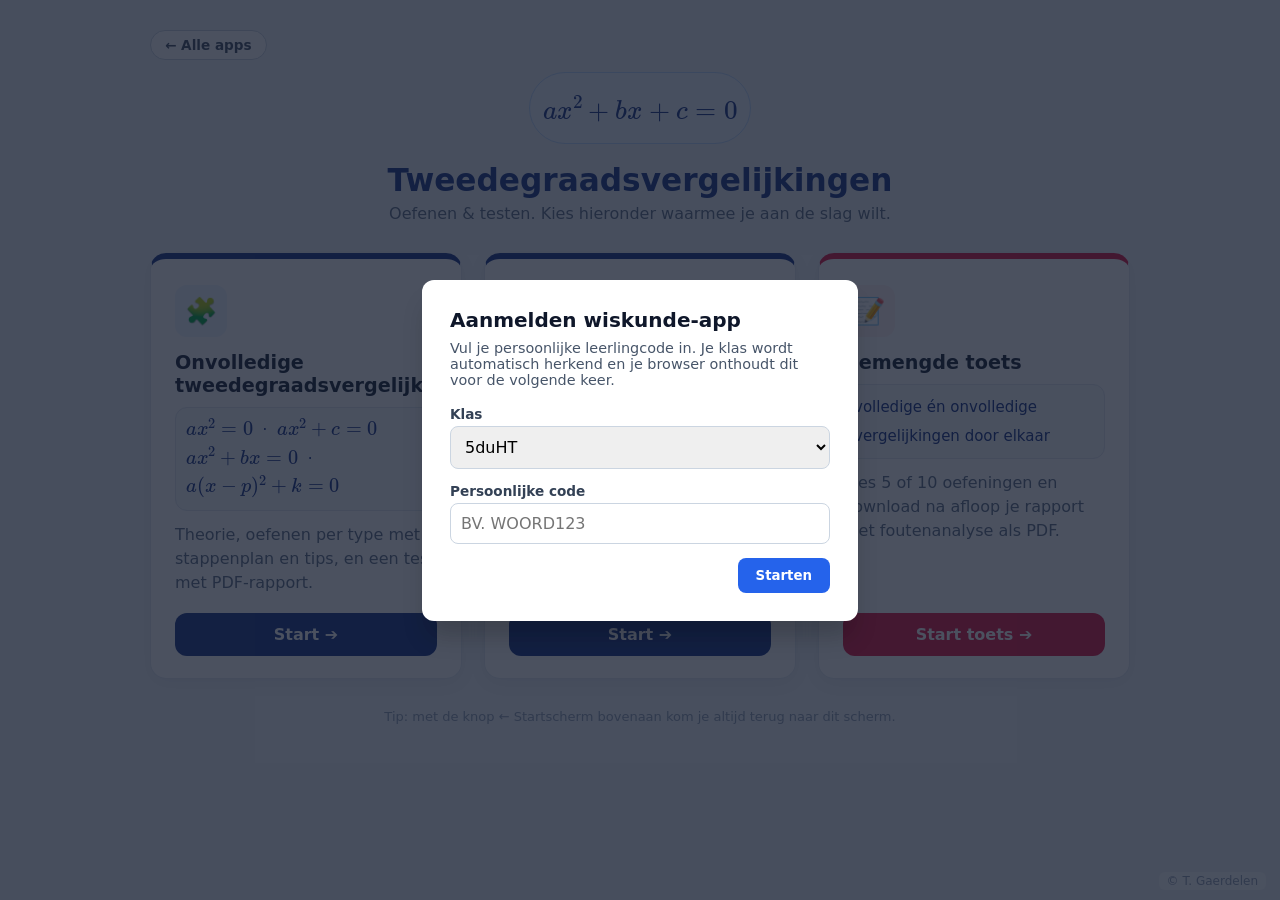
<file: 5du Tweedegraadsvergelijkingen.html>
<!DOCTYPE html>
<html lang="nl">
<head>
    <meta charset="UTF-8">
    <meta name="viewport" content="width=device-width, initial-scale=1.0">
    <title>Tweedegraadsvergelijkingen Oefenen & Testen</title>
    <script>
        // MathJax: ook $...$ als inline wiskunde herkennen (standaard enkel \( ... \))
        window.MathJax = {
            tex: {
                inlineMath: [['$', '$'], ['\\(', '\\)']],
                displayMath: [['$$', '$$'], ['\\[', '\\]']]
            }
        };
    </script>
    <script id="MathJax-script" async src="lib/mathjax/tex-mml-chtml.js"></script>
    <!-- html2canvas + jsPDF: voor alle pdf-rapporten van deze app -->
    <script defer src="lib/html2canvas-1.4.1.min.js"></script>
    <script defer src="lib/jspdf-4.2.1.umd.min.js"></script>
    <style>
        /* =====================================================================
           GEDEELD: pagina, startscherm en navigatie
           ===================================================================== */
        body { font-family: 'Segoe UI', Tahoma, Geneva, Verdana, sans-serif; background-color: #f4f7f9; color: #333; margin: 0; padding: 20px; }

        .topbar { max-width: 860px; margin: 0 auto 14px; display: flex; align-items: center; gap: 14px; flex-wrap: wrap; }
        .topbar.smal { max-width: 860px; }
        #app-onv .topbar { max-width: 960px; }
        .terug-knop { background: white; border: 1px solid #bfdbfe; color: #1e3a8a; padding: 8px 16px; border-radius: 8px; font-size: 15px; font-weight: 600; cursor: pointer; transition: background 0.2s; font-family: inherit; }
        .terug-knop:hover { background: #eff6ff; }
        .topbar-titel { color: #64748b; font-weight: 600; }
        .stop-knop { display: block; margin: 18px auto 0; background: none; border: none; color: #64748b; font-size: 15px; font-weight: 600; cursor: pointer; text-decoration: underline; font-family: inherit; }
        .stop-knop:hover { color: #1e3a8a; }

        .home { max-width: 980px; margin: 0 auto; }
        .home-kop { text-align: center; margin: 10px 0 30px; }
        .home-kop .home-badge { background-color: #e2e8f0; border-radius: 50%; width: 220px; height: 70px; display: flex; align-items: center; justify-content: center; margin: 0 auto 18px; font-size: 22px; color: #4a5568; }
        .home-kop h1 { color: #1e3a8a; margin: 0 0 6px; font-size: 32px; }
        .home-kop p { color: #64748b; margin: 0; font-size: 17px; }
        .keuze-grid { display: grid; grid-template-columns: repeat(auto-fit, minmax(260px, 1fr)); gap: 22px; }
        .keuze-kaart { background: white; border-radius: 14px; padding: 26px 24px 22px; box-shadow: 0 4px 15px rgba(0,0,0,0.06); display: flex; flex-direction: column; border-top: 6px solid #1e3a8a; cursor: pointer; transition: transform 0.15s, box-shadow 0.15s; }
        .keuze-kaart:hover { transform: translateY(-3px); box-shadow: 0 10px 24px rgba(30,58,138,0.14); }
        .keuze-kaart.onv { border-top-color: #1e3a8a; }
        .keuze-kaart.vol { border-top-color: #1e3a8a; }
        .keuze-kaart.mix { border-top-color: #059669; }
        .keuze-icoon { width: 52px; height: 52px; border-radius: 50%; background: #eff6ff; display: flex; align-items: center; justify-content: center; font-size: 26px; margin-bottom: 14px; }
        .keuze-kaart.mix .keuze-icoon { background: #d1fae5; }
        .keuze-kaart h2 { color: #2d3748; font-size: 21px; margin: 0 0 10px; }
        .keuze-formules { background: #f8fafc; border: 1px solid #e2e8f0; border-radius: 8px; padding: 8px 10px; margin-bottom: 12px; color: #1e3a8a; font-size: 15px; line-height: 1.9; }
        .keuze-kaart p { color: #4a5568; margin: 0 0 18px; line-height: 1.5; }
        .keuze-knop-groot { margin-top: auto; background: #1e3a8a; color: white; border: none; border-radius: 8px; padding: 12px 18px; font-size: 16px; font-weight: 600; cursor: pointer; transition: background 0.2s; font-family: inherit; }
        .keuze-knop-groot:hover { background: #172554; }
        .keuze-kaart.mix .keuze-knop-groot { background: #059669; }
        .keuze-kaart.mix .keuze-knop-groot:hover { background: #047857; }
        .home-voet { text-align: center; color: #94a3b8; font-size: 13px; margin-top: 30px; }

        /* =====================================================================
           ONDERDEEL VOLLEDIGE VERGELIJKINGEN (ook gebruikt door de gemengde toets)
           ===================================================================== */
        :is(#app-vol, #app-mix) .container { max-width: 800px; margin: 0 auto; background: white; padding: 30px; border-radius: 12px; box-shadow: 0 4px 15px rgba(0,0,0,0.05); }
        :is(#app-vol, #app-mix) .header-badge { background-color: #e2e8f0; border-radius: 50%; width: 220px; height: 70px; display: flex; align-items: center; justify-content: center; margin: 0 auto 20px; font-size: 24px; color: #4a5568; }
        :is(#app-vol, #app-mix) :is(h1, h2, h3, h4) { color: #2d3748; text-align: center; }
        :is(#app-vol, #app-mix) .settings-bar { display: flex; justify-content: center; align-items: center; gap: 15px; margin-bottom: 30px; }
        :is(#app-vol, #app-mix) .settings-bar select { padding: 8px 12px; border-radius: 6px; border: 1px solid #cbd5e0; font-size: 16px; }
        :is(#app-vol, #app-mix) .btn { padding: 10px 20px; border: none; border-radius: 6px; cursor: pointer; font-size: 16px; font-weight: 600; transition: background 0.2s; }
        :is(#app-vol, #app-mix) .btn-primary { background-color: #1e3a8a; color: white; width: 100%; margin-top: 10px; }
        :is(#app-vol, #app-mix) .btn-primary:hover { background-color: #172554; }
        :is(#app-vol, #app-mix) .btn-outline { background-color: transparent; border: 1px solid #1e3a8a; color: #1e3a8a; width: 100%; margin-bottom: 15px; }
        :is(#app-vol, #app-mix) .btn-outline:hover { background-color: #eff6ff; }
        :is(#app-vol, #app-mix) .step-box { background: #fafafa; border: 1px solid #eaeaea; border-radius: 8px; padding: 20px; margin-bottom: 20px; }
        :is(#app-vol, #app-mix) .step-badge { background-color: #1e3a8a; color: white; border-radius: 50%; width: 24px; height: 24px; display: inline-flex; align-items: center; justify-content: center; font-size: 14px; margin-right: 10px; }
        :is(#app-vol, #app-mix) .input-group { margin-bottom: 15px; }
        :is(#app-vol, #app-mix) .input-group label { display: block; margin-bottom: 8px; font-weight: 600; }
        :is(#app-vol, #app-mix) .input-group input { width: 100%; padding: 10px; border: 1px solid #cbd5e0; border-radius: 6px; font-size: 16px; box-sizing: border-box; }
        :is(#app-vol, #app-mix) .feedback { margin-top: 10px; padding: 10px; border-radius: 6px; display: none; }
        :is(#app-vol, #app-mix) .feedback.error { background-color: #fee2e2; color: #991b1b; border: 1px solid #fecaca; }
        :is(#app-vol, #app-mix) .feedback.success { background-color: #d1fae5; color: #065f46; border: 1px solid #a7f3d0; }
        :is(#app-vol, #app-mix) .kladblok { background: #f8fafc; border: 1px dashed #cbd5e0; padding: 15px; border-radius: 8px; margin-bottom: 15px; display: none; text-align: center; overflow-x: auto; }
        :is(#app-vol, #app-mix) .kladblok input { width: 60px; text-align: center; padding: 5px; margin: 0 2px; border: 1px solid #cbd5e0; border-radius: 4px; }
        :is(#app-vol, #app-mix) .kladblok-formula { display: inline-flex; align-items: center; font-size: 18px; }
        :is(#app-vol, #app-mix) .kladblok-fraction { display: inline-flex; flex-direction: column; align-items: center; margin: 0 10px; vertical-align: middle; }
        :is(#app-vol, #app-mix) .kladblok-numerator { border-bottom: 2px solid #333; padding-bottom: 2px; display: flex; align-items: center; }
        :is(#app-vol, #app-mix) .kladblok-denominator { padding-top: 2px; }
        :is(#app-vol, #app-mix) .sqrt-symbol { font-size: 24px; margin-right: 2px; }
        :is(#app-vol, #app-mix) .sqrt-content { border-top: 2px solid #333; padding-top: 2px; display: inline-block; }

        /* ===== Rapport: wordt buiten beeld opgebouwd en als PDF opgeslagen ===== */
        #rapport-bron, .pdf-pagina { position: fixed; left: -10000px; top: 0; width: 700px; background: white; }
        .rapport { line-height: 1.5; font-size: 15px; color: #333; }
        .rapport h1 { color: #1e3a8a; text-align: left; margin: 0; font-size: 26px; }
        .rapport h2 { text-align: left; font-size: 19px; border-bottom: 2px solid #e2e8f0; padding-bottom: 4px; margin: 0; }
        .rapport h3 { text-align: left; font-size: 16px; margin: 0; }
        .rapport p { margin: 4px 0; }
        .rapport ul { margin: 6px 0; padding-left: 22px; }
        .rapport .meta { color: #718096; }
        .u { padding-bottom: 8px; }
        .u > * { margin-top: 0 !important; margin-bottom: 0 !important; }
        .u.kop, .u.start { padding-top: 14px; }
        .oef-start { border-top: 2px solid #e2e8f0; padding-top: 10px; }
        .score-rij { display: flex; gap: 12px; }
        .score-kaart { flex: 1; background: #f8fafc; border: 1px solid #cbd5e0; border-radius: 8px; padding: 10px 14px; text-align: center; }
        .score-kaart .groot { font-size: 24px; font-weight: 700; color: #1e3a8a; }
        .score-kaart .klein { font-size: 12px; color: #4a5568; }
        .docent-box { background: #eff6ff; border-left: 4px solid #1e3a8a; padding: 10px 16px; border-radius: 0 8px 8px 0; }
        .sterk-box { background: #ecfdf5; border-left: 4px solid #10b981; padding: 10px 16px; border-radius: 0 8px 8px 0; }
        .fout-kaart { background: #fff7f7; border: 1px solid #fecaca; border-left: 4px solid #ef4444; border-radius: 0 8px 8px 0; padding: 10px 16px; }
        .fout-kaart .fout-titel { font-weight: 700; color: #991b1b; }
        .fout-kaart .aantal { color: #718096; font-size: 13px; font-weight: 400; }
        .fout-kaart .tip { background: #fffbeb; border: 1px solid #fde68a; border-radius: 6px; padding: 6px 10px; margin-top: 8px; }
        table.overzicht { width: 100%; border-collapse: collapse; font-size: 14px; }
        table.overzicht th { background: #f8fafc; border: 1px solid #cbd5e0; padding: 6px 8px; text-align: center; }
        table.overzicht td { border: 1px solid #cbd5e0; padding: 5px 8px; text-align: center; }
        .t-ok { color: #047857; font-weight: 600; }
        .t-warn { color: #b45309; font-weight: 600; }
        .t-bad { color: #b91c1c; font-weight: 600; }
        .oef-kop { display: flex; justify-content: space-between; align-items: center; gap: 10px; }
        .badge { border-radius: 12px; padding: 2px 10px; font-size: 12px; font-weight: 700; white-space: nowrap; }
        .badge-ok { background: #d1fae5; color: #065f46; }
        .badge-warn { background: #fef3c7; color: #92400e; }
        .badge-bad { background: #fee2e2; color: #991b1b; }
        .stap-titel { font-weight: 700; color: #1e3a8a; margin-top: 6px; }
        .fouten-blok { background: #fff7f7; border: 1px solid #fecaca; border-radius: 6px; padding: 4px 14px; margin: 8px 0; }
        .fouten-blok ul { margin: 4px 0; }
        .nb { white-space: nowrap; }
        .antwoord-box { background: #ecfdf5; border: 1px solid #a7f3d0; border-radius: 6px; padding: 4px 10px; text-align: center; }
        .rapport mjx-container[display="true"] { margin: 0.3em 0 !important; }
        .rapport mjx-assistive-mml, .pdf-pagina mjx-assistive-mml { display: none !important; }
        /* extra voor het rapport van de gemengde toets */
        .rapport .soort-label { font-weight: 400; color: #718096; font-size: 14px; }
        table.overzicht td.links { text-align: left; }

        /* =====================================================================
           ONDERDEEL ONVOLLEDIGE VERGELIJKINGEN
           ===================================================================== */
        :root {
            --primary: #1e3a8a;
            --primary-hover: #172554;
            --bg-color: #f8fafc;
            --card-bg: #ffffff;
            --text-color: #1e293b;
            --border-color: #e2e8f0;
            --success: #16a34a;
            --success-bg: #f0fdf4;
            --error: #dc2626;
            --error-bg: #fef2f2;
            --partial: #d97706;
            --hint-bg: #fef9c3;
            --hint-border: #facc15;
        }
        #app-onv, #test-result {
            color: var(--text-color);
            line-height: 1.6;
        }
        #app-onv .container {
            max-width: 900px;
            margin: 0 auto;
            background: var(--card-bg);
            padding: 30px;
            border-radius: 12px;
            box-shadow: 0 4px 6px -1px rgb(0 0 0 / 0.1);
        }
        #app-onv h1 {
            color: var(--primary);
            text-align: center;
            margin-bottom: 5px;
        }
        .subtitle {
            text-align: center;
            color: #64748b;
            margin-bottom: 25px;
        }
        .nav-tabs {
            display: flex;
            gap: 8px;
            justify-content: center;
            margin-bottom: 25px;
            flex-wrap: wrap;
        }
        .tab-btn {
            padding: 10px 16px;
            border: 2px solid var(--border-color);
            background: #fff;
            cursor: pointer;
            border-radius: 8px;
            font-weight: 600;
            font-size: 0.95rem;
            transition: all 0.2s;
        }
        .tab-btn.active {
            border-color: var(--primary);
            background: var(--primary);
            color: white;
        }
        .section {
            display: none;
        }
        .section.active {
            display: block;
        }
        .theory-card, .practice-card {
            background: #f8fafc;
            border: 1px solid var(--border-color);
            border-radius: 8px;
            padding: 20px;
            margin-bottom: 20px;
        }
        .formula {
            font-size: 1.4rem;
            font-weight: bold;
            color: var(--primary);
            margin: 15px 0;
            background: #eff6ff;
            padding: 12px 20px;
            border-radius: 8px;
            display: inline-block;
        }
        #app-onv .btn, #test-result .btn {
            background: var(--primary);
            color: white;
            border: none;
            padding: 10px 20px;
            border-radius: 6px;
            cursor: pointer;
            font-weight: 600;
            transition: background 0.2s;
            text-decoration: none;
        }
        #app-onv .btn:hover {
            background: var(--primary-hover);
        }
        #app-onv .btn-secondary {
            background: #64748b;
        }
        #app-onv .btn-secondary:hover {
            background: #475569;
        }
        .btn-warning {
            background: #ca8a04;
            color: white;
            border: none;
            padding: 8px 14px;
            border-radius: 6px;
            cursor: pointer;
            font-weight: 600;
            font-size: 0.9rem;
            margin-right: 5px;
            margin-bottom: 6px;
        }
        .btn-warning:hover {
            background: #a16207;
        }
        .hints-container {
            margin-top: 20px;
            background: #fffbeb;
            border: 1px solid var(--hint-border);
            padding: 15px;
            border-radius: 8px;
        }
        .hint-step {
            background: var(--hint-bg);
            border-left: 4px solid #eab308;
            padding: 10px 12px;
            margin: 8px 0;
            border-radius: 0 6px 6px 0;
            display: none;
            font-size: 0.95rem;
        }
        .specific-walkthrough {
            margin-top: 8px;
            padding-top: 8px;
            border-top: 1px dashed #eab308;
            color: #713f12;
            font-weight: 600;
        }
        #app-onv input[type="text"], #app-onv select {
            padding: 10px 12px;
            border: 1px solid var(--border-color);
            border-radius: 6px;
            font-size: 1rem;
            width: 320px;
            margin-right: 10px;
            margin-bottom: 8px;
        }
        #app-onv select {
            background: white;
        }
        #app-onv .feedback {
            margin-top: 10px;
            font-weight: 600;
            font-size: 1.05rem;
        }
        #app-onv .feedback.correct { color: var(--success); }
        #app-onv .feedback.incorrect { color: var(--error); }
        #app-onv .feedback.partial { color: var(--partial); }
        .score-box {
            page-break-inside: avoid;
            break-inside: avoid;
            text-align: center;
            padding: 20px;
            background: #f0fdf4;
            border: 2px solid var(--success);
            border-radius: 8px;
            margin-top: 20px;
            margin-bottom: 25px;
        }
        .review-card {
            page-break-inside: avoid;
            break-inside: avoid;
            border-radius: 8px;
            padding: 15px;
            margin-bottom: 15px;
            border: 1px solid var(--border-color);
        }
        .review-card.correct {
            background-color: var(--success-bg);
            border-color: var(--success);
        }
        .review-card.incorrect {
            background-color: var(--error-bg);
            border-color: var(--error);
        }
        .review-card.partial {
            background-color: #fffbeb;
            border-color: var(--partial);
        }
        .v-label { font-weight: 700; font-size: 1.1rem; margin-right: 6px; }
        #test-result.pdf-export {
            box-sizing: border-box;
            padding: 0 12px 0 2px;
        }
        /* De foutenanalyse mag over twee pagina's lopen, maar nooit midden in een werkpunt breken */
        .diag-item {
            page-break-inside: avoid;
            break-inside: avoid;
        }

        /* =====================================================================
           GEMENGDE TOETS (bouwt verder op de stijl van de volledige vergelijkingen)
           ===================================================================== */
        #app-mix .mix-intro { text-align: center; color: #4a5568; margin-bottom: 30px; }
        #app-mix .keuze-rij { display: flex; gap: 12px; flex-wrap: wrap; }
        #app-mix .keuze-knop { flex: 1; min-width: 140px; padding: 12px; border: 2px solid #cbd5e0; background: white; border-radius: 8px; font-size: 16px; font-weight: 600; color: #4a5568; cursor: pointer; transition: all 0.2s; font-family: inherit; }
        #app-mix .keuze-knop:hover { border-color: #93c5fd; }
        #app-mix .keuze-knop.actief { border-color: #1e3a8a; background: #1e3a8a; color: white; }
        #app-mix .mix-uitleg { background: #eff6ff; border-left: 4px solid #1e3a8a; border-radius: 0 8px 8px 0; padding: 12px 16px 12px 34px; margin: 5px 0 15px; color: #2d3748; line-height: 1.6; }
        #app-mix .mix-kop { display: flex; justify-content: space-between; align-items: center; font-weight: 700; color: #64748b; }
        #app-mix .mix-kop #mix-score { color: #1e3a8a; }
        #app-mix .mix-vergelijking { font-size: 24px; text-align: center; margin: 15px 0 20px; padding: 20px; background: #eff6ff; border-radius: 8px; }
        #app-mix .mix-hulptekst { color: #4a5568; font-size: 14px; }
        #app-mix .feedback.partial { background-color: #fef3c7; color: #92400e; border: 1px solid #fde68a; }
        #app-mix .mix-hint { display: none; background: #fef9c3; border-left: 4px solid #eab308; padding: 10px 12px; border-radius: 0 6px 6px 0; color: #713f12; margin-bottom: 5px; }
        #app-mix .mix-hint div { margin-top: 6px; padding-top: 6px; border-top: 1px dashed #eab308; font-weight: 600; }
        #app-mix .mix-eind-detail { color: #4a5568; }

        @media (max-width: 600px) {
            body { padding: 12px; }
            :is(#app-vol, #app-mix) .container, #app-onv .container { padding: 18px; }
            :is(#app-vol, #app-mix) .settings-bar { flex-wrap: wrap; }
            #app-onv input[type="text"], #app-onv select { width: 100%; box-sizing: border-box; }
        }
        body { padding-bottom: 50px; }
        .maker-credit { position: fixed; right: 14px; bottom: 10px; font-size: 12px; color: #94a3b8; background: rgba(255,255,255,0.85); padding: 2px 8px; border-radius: 6px; pointer-events: none; z-index: 9999; }
        .pdf-credit { text-align: right; font-size: 12px; color: #94a3b8; margin-top: 10px; }
    </style>
    <style>
        /* =====================================================================
           HUISSTIJL: zelfde uiterlijk als de andere apps (lettertype, kaarten, gekleurde balk, knoppen).
           Enkel opmaak: de inhoud en de werking van de app zijn ongewijzigd.
           ===================================================================== */
        :root { --primary: #1e3a8a; --primary-hover: #172554; --text-color: #1e293b; --border-color: #e2e8f0; }
        body { font-family: system-ui, -apple-system, "Segoe UI", Roboto, Arial, sans-serif; background-color: #f1f5f9; color: #1e293b; }
        button, input, select { font-family: inherit; }

        /* startscherm */
        .home-kop h1 { font-size: 1.95rem; font-weight: 800; }
        .home-kop p { font-size: 1rem; }
        .home-kop .home-badge, :is(#app-vol, #app-mix) .header-badge { background: #eff6ff; border: 1px solid #bfdbfe; color: #1e3a8a; border-radius: 999px; }
        .keuze-kaart, .keuze-kaart.onv, .keuze-kaart.vol { border: 1px solid #e2e8f0; border-top: 6px solid #1e3a8a; border-radius: 16px; box-shadow: 0 4px 18px rgba(15, 23, 42, .06); }
        .keuze-kaart.mix { border-top-color: #e11d48; }
        .keuze-icoon { border-radius: 12px; }
        .keuze-kaart.mix .keuze-icoon { background: #fff1f2; }
        .keuze-kaart h2 { color: #1e293b; font-size: 1.2rem; font-weight: 800; }
        .keuze-kaart p { color: #64748b; }
        .keuze-formules { border-radius: 12px; }
        .keuze-knop-groot { border-radius: 12px; font-weight: 700; }
        .keuze-kaart.mix .keuze-knop-groot { background: #e11d48; }
        .keuze-kaart.mix .keuze-knop-groot:hover { background: #be123c; }

        /* gekleurde balk bovenaan elk onderdeel (groen = oefenen, rood = toets), vast aan de kaart eronder */
        .topbar, .topbar.smal, #app-onv .topbar { box-sizing: border-box; margin: 0 auto; padding: 12px 16px; border-radius: 16px 16px 0 0; background: #065f46; color: #fff; gap: 10px; }
        #app-mix .topbar { background: #881337; }
        .topbar .terug-knop { background: rgba(255, 255, 255, .14); color: #fff; border: none; border-radius: 10px; padding: 8px 12px; font-size: .95rem; font-weight: 600; }
        .topbar .terug-knop:hover { background: rgba(255, 255, 255, .25); }
        .topbar-titel { color: #fff; font-weight: 700; font-size: 1.05rem; }
        :is(#app-vol, #app-mix) .container, #app-onv .container { box-sizing: border-box; border: 1px solid #e2e8f0; border-top: none; border-radius: 0 0 16px 16px; box-shadow: 0 4px 18px rgba(15, 23, 42, .06); }
        :is(#app-vol, #app-mix) .container { max-width: 860px; }
        #app-onv .container { max-width: 960px; }

        /* titels */
        :is(#app-vol, #app-mix) :is(h1, h2, h3, h4) { color: #1e293b; }
        :is(#app-vol, #app-mix, #app-onv) h1 { color: #1e3a8a; font-weight: 800; font-size: 1.6rem; }

        /* knoppen, tabs en invulvakken */
        :is(#app-vol, #app-mix) .btn, #app-onv .btn, #test-result .btn, .btn-warning, .tab-btn { border-radius: 12px; font-weight: 700; font-family: inherit; }
        .tab-btn { border-color: #e2e8f0; color: #334155; }
        .tab-btn.active { color: #fff; }
        :is(#app-vol, #app-mix) .btn-outline { background-color: #eff6ff; border-color: #bfdbfe; }
        :is(#app-vol, #app-mix) .btn-outline:hover { background-color: #dbeafe; }
        :is(#app-vol, #app-mix) .input-group input, :is(#app-vol, #app-mix) .settings-bar select, #app-onv input[type="text"], #app-onv select { border: 2px solid #cbd5e1; border-radius: 10px; }
        :is(#app-vol, #app-mix) .input-group input:focus, #app-onv input[type="text"]:focus, #app-onv select:focus { border-color: #3b82f6; outline: none; }
        #app-mix .keuze-knop { border-color: #e2e8f0; border-radius: 12px; font-weight: 700; color: #334155; }
        #app-mix .keuze-knop.actief { border-color: #1e3a8a; background: #eff6ff; color: #1e3a8a; }

        /* kaders */
        :is(#app-vol, #app-mix) .step-box, .theory-card, .practice-card { background: #f8fafc; border: 1px solid #e2e8f0; border-radius: 14px; }
        .formula, #app-mix .mix-vergelijking { border: 1px solid #bfdbfe; border-radius: 14px; }

        @media (max-width: 600px) {
            .home-kop h1 { font-size: 1.5rem; }
            :is(#app-vol, #app-mix, #app-onv) h1 { font-size: 1.35rem; }
        }
    </style>
</head>
<body>

<!-- PORTAAL-KOPPELING (zelfde blok in elke app): terug naar het portaal en de leerlingcode.
     De apps vragen of bewaren geen naam; enkel de anonieme code van het portaal wordt getoond. -->
<style>
    .portaal-terug { display: inline-block; margin: 0 0 12px; padding: 6px 14px; border: 1px solid #cbd5e1; border-radius: 999px; background: #fff; color: #475569; font: 600 .85rem system-ui, -apple-system, 'Segoe UI', sans-serif; text-decoration: none; }
    .portaal-terug:hover { background: #f1f5f9; color: #1e293b; }
    .portaal-terug-rij { text-align: left; }
    .leerling-code { position: fixed; left: 14px; bottom: 10px; font: 11px system-ui, -apple-system, 'Segoe UI', sans-serif; color: #94a3b8; background: rgba(255,255,255,.85); padding: 2px 8px; border-radius: 6px; pointer-events: none; z-index: 50; }
    @media print { .portaal-terug-rij, .leerling-code { display: none !important; } }
</style>
<script>
    // Anonieme leerlingcode en klas, zoals ingesteld in het portaal (index.html)
    function leerlingCode() {
        try { return (localStorage.getItem('wisk_leerling_code') || '').trim().toUpperCase().replace(/[^A-Z0-9_-]/g, '').slice(0, 20); } catch (e) { return ''; }
    }
    function portaalKlas() {
        try { const k = (localStorage.getItem('wisk_leerling_klas') || '').trim(); return k === 'alle klassen' ? '' : k.replace(/[^\p{L}\p{N} _-]/gu, '').slice(0, 20); } catch (e) { return ''; }
    }
    // Resultaten doorgeven aan het dashboard (via tracker.js). Bewaart nooit wat de leerling intypte:
    // enkel welke oefening, juist of fout, en de soort fout.
    function portaalLogOpgave(juist, module, fout, details) {
        try { if (window.WiskundeTracker) WiskundeTracker.logOpgave({ isCorrect: !!juist, moduleId: module, foutCategorie: fout || null, details: details || {} }); } catch (e) { /* loggen mag de app nooit storen */ }
    }
    function portaalLogToets(procent, duur, module, details) {
        try { if (window.WiskundeTracker) WiskundeTracker.logToets({ scoreProcent: procent, duurSeconden: duur || 0, moduleId: module, details: details || {} }); } catch (e) { /* loggen mag de app nooit storen */ }
    }
    window.addEventListener('DOMContentLoaded', () => {
        const code = leerlingCode();
        if (!code || window.WiskundeTracker) return; // de tracker toont de code al zelf
        const el = document.createElement('div');
        el.className = 'leerling-code';
        el.setAttribute('data-html2canvas-ignore', '');
        el.textContent = code;
        document.body.appendChild(el);
    });
</script>

<!-- =====================================================================
     STARTSCHERM
     ===================================================================== -->
<div id="app-home" class="scherm home">
    <div class="home-kop">
        <div class="portaal-terug-rij" data-html2canvas-ignore><a class="portaal-terug" href="index.html">← Alle apps</a></div>
        <div class="home-badge">$$ax^2+bx+c=0$$</div>
        <h1>Tweedegraadsvergelijkingen</h1>
        <p>Oefenen &amp; testen. Kies hieronder waarmee je aan de slag wilt.</p>
    </div>

    <div class="keuze-grid">
        <div class="keuze-kaart onv" onclick="openOnderdeel('onvolledig')">
            <div class="keuze-icoon">🧩</div>
            <h2>Onvolledige tweedegraadsvergelijkingen</h2>
            <div class="keuze-formules">$ax^2=0$ &nbsp;·&nbsp; $ax^2+c=0$<br>$ax^2+bx=0$ &nbsp;·&nbsp; $a(x-p)^2+k=0$</div>
            <p>Theorie, oefenen per type met stappenplan en tips, en een test met PDF-rapport.</p>
            <button class="keuze-knop-groot" onclick="event.stopPropagation(); openOnderdeel('onvolledig')">Start ➔</button>
        </div>

        <div class="keuze-kaart vol" onclick="openOnderdeel('volledig')">
            <div class="keuze-icoon">🧮</div>
            <h2>Volledige tweedegraadsvergelijkingen</h2>
            <div class="keuze-formules">$ax^2+bx+c=0$<br>$D=b^2-4ac$</div>
            <p>Oefen de discriminant en de nulwaarden stap voor stap, met kladblok en PDF-rapport.</p>
            <button class="keuze-knop-groot" onclick="event.stopPropagation(); openOnderdeel('volledig')">Start ➔</button>
        </div>

        <div class="keuze-kaart mix" onclick="openOnderdeel('gemengd')">
            <div class="keuze-icoon">📝</div>
            <h2>Gemengde toets</h2>
            <div class="keuze-formules">volledige én onvolledige<br>vergelijkingen door elkaar</div>
            <p>Kies 5 of 10 oefeningen en download na afloop je rapport met foutenanalyse als PDF.</p>
            <button class="keuze-knop-groot" onclick="event.stopPropagation(); openOnderdeel('gemengd')">Start toets ➔</button>
        </div>
    </div>
    <p class="home-voet">Tip: met de knop ← Startscherm bovenaan kom je altijd terug naar dit scherm.</p>
</div>

<!-- =====================================================================
     ONDERDEEL 1: ONVOLLEDIGE TWEEDEGRAADSVERGELIJKINGEN
     ===================================================================== -->
<div id="app-onv" class="scherm" style="display: none;">
<div class="topbar">
    <button class="terug-knop" onclick="naarStart()">← Startscherm</button>
    <span class="topbar-titel">Onvolledige tweedegraadsvergelijkingen</span>
</div>
<div class="container">
    <h1>Onvolledige Tweedegraadsvergelijkingen</h1>
    <div class="subtitle">Oefenen per type én interactieve testmodus met gerichte hints</div>

    <div class="nav-tabs">
        <button class="tab-btn active" onclick="switchTab('theorie')">📖 Theorie</button>
        <button class="tab-btn" onclick="switchTab('type1')">Type 1: ax² = 0</button>
        <button class="tab-btn" onclick="switchTab('type3')">Type 2: ax² + c = 0</button>
        <button class="tab-btn" onclick="switchTab('type2')">Type 3: ax² + bx = 0</button>
        <button class="tab-btn" onclick="switchTab('type4')">Type 4: a(x - p)² + k = 0</button>
        <button class="tab-btn" onclick="switchTab('test')">📝 Test / Toets</button>
    </div>

    <!-- THEORIE -->
    <div id="theorie" class="section active">
        <h2>Overzicht van de vier typen</h2>
        <p>Een volledige tweedegraadsvergelijking heeft de vorm <em>ax² + bx + c = 0</em>. Bij een <strong>onvolledige</strong> vergelijking ontbreekt één of meer termen.</p>

        <div class="theory-card">
            <h3>Type 1: ax² = 0</h3>
            <div class="formula">Vb. 5x² = 0</div>
            <p><strong>Aanpak:</strong> Deel eventueel door <em>a</em>. De oplossing is direct <em>x = 0</em>.</p>
        </div>

        <div class="theory-card">
            <h3>Type 2: ax² + c = 0</h3>
            <div class="formula">Vb. x² - 9 = 0</div>
            <p><strong>Aanpak:</strong> Breng de constante term naar rechts, deel eventueel door <em>a</em> en neem de wortel (plus en min!). Als er na verhuizing een negatief getal overblijft aan de rechterkant, zijn er <em>geen reële oplossingen</em>.</p>
        </div>

        <div class="theory-card">
            <h3>Type 3: ax² + bx = 0</h3>
            <div class="formula">Vb. 3x² - 2x = 0</div>
            <p><strong>Aanpak:</strong> Breng de gemeenschappelijke factor x buiten haakjes en stel elk deel gelijk aan 0.</p>
        </div>

        <div class="theory-card">
            <h3>Type 4: a(x - p)² + k = 0</h3>
            <div class="formula">Vb. (x - 3)² - 4 = 0</div>
            <p><strong>Aanpak:</strong> Breng het getal buiten het kwadraat naar rechts, neem de wortel en los op voor <em>x</em>.</p>
        </div>
    </div>

    <!-- TYPE 1 -->
    <div id="type1" class="section">
        <h2>Oefeningen: Type 1 (ax² = 0)</h2>
        <div class="practice-card">
            <p>Los de vergelijking op en noteer de oplossingsverzameling <strong>V</strong>, bv. <strong>{2, 3}</strong> of <strong>{0}</strong> of <strong>geen oplossingen</strong>:</p>
            <div id="t1-eq" class="formula">x² = 0</div>
            <br>
            <span class="v-label">V =</span><input type="text" id="t1-input" placeholder="bv. {2, 3} of {0} of geen oplossingen" autocomplete="off">
            <button class="btn" onclick="checkT1()">Controleer</button>
            <div id="t1-fb" class="feedback"></div>

            <div class="hints-container">
                <strong>💡 Stappenplan & Tips (klik per stap om te openen):</strong><br><br>
                <button class="btn-warning" id="t1-btn-div" onclick="toggleEl('t1-h1')" style="display:none;">Stap: Delen door a</button>
                <button class="btn-warning" onclick="toggleEl('t1-h2')">Stap: Eindantwoord</button>

                <div id="t1-h1" class="hint-step">
                    <strong>Tip:</strong> Deel beide leden door de coëfficiënt van x².
                    <div id="t1-spec-1" class="specific-walkthrough"></div>
                </div>
                <div id="t1-h2" class="hint-step">
                    <strong>Tip:</strong> Het kwadraat van welk getal is 0?
                    <div id="t1-spec-2" class="specific-walkthrough"></div>
                </div>
            </div>
            <br>
            <button class="btn btn-secondary" onclick="loadT1()">Nieuwe oefening</button>
        </div>
    </div>

    <!-- TYPE 2 -->
    <div id="type2" class="section">
        <h2>Oefeningen: Type 3 (ax² + bx = 0)</h2>
        <div class="practice-card">
            <p>Los de vergelijking op en noteer de oplossingsverzameling <strong>V</strong>, bv. <strong>{2, 3}</strong> of <strong>{0}</strong> of <strong>geen oplossingen</strong>:</p>
            <div id="t2-eq" class="formula">3x² - 2x = 0</div>
            <br>
            <span class="v-label">V =</span><input type="text" id="t2-input" placeholder="bv. {2, 3} of {0} of geen oplossingen" autocomplete="off">
            <button class="btn" onclick="checkT2()">Controleer</button>
            <div id="t2-fb" class="feedback"></div>

            <div class="hints-container">
                <strong>💡 Stappenplan & Tips (klik per stap om te openen):</strong><br><br>
                <button class="btn-warning" onclick="toggleEl('t2-h1')">Stap 1: Buiten haakjes brengen</button>
                <button class="btn-warning" onclick="toggleEl('t2-h2')">Stap 2: Gelijkstellen aan 0</button>
                <button class="btn-warning" onclick="toggleEl('t2-h3')">Stap 3: Eindoplossingen</button>

                <div id="t2-h1" class="hint-step">
                    <strong>Tip 1:</strong> Breng de gemeenschappelijke factor x buiten haakjes.
                    <div id="t2-spec-1" class="specific-walkthrough"></div>
                </div>
                <div id="t2-h2" class="hint-step">
                    <strong>Tip 2:</strong> Stel beide factoren afzonderlijk gelijk aan 0.
                    <div id="t2-spec-2" class="specific-walkthrough"></div>
                </div>
                <div id="t2-h3" class="hint-step">
                    <strong>Tip 3:</strong> Reken de tweede vergelijking uit voor x (noteer als breuk indien nodig).
                    <div id="t2-spec-3" class="specific-walkthrough"></div>
                </div>
            </div>
            <br>
            <button class="btn btn-secondary" onclick="loadT2()">Nieuwe oefening</button>
        </div>
    </div>

    <!-- TYPE 3 -->
    <div id="type3" class="section">
        <h2>Oefeningen: Type 2 (ax² + c = 0)</h2>
        <div class="practice-card">
            <p>Los de vergelijking op en noteer de oplossingsverzameling <strong>V</strong>, bv. <strong>{2, 3}</strong> of <strong>{0}</strong> of <strong>geen oplossingen</strong>:</p>
            <div id="t3-eq" class="formula">x² - 16 = 0</div>
            <br>
            <span class="v-label">V =</span><input type="text" id="t3-input" placeholder="bv. {2, 3} of {0} of geen oplossingen" autocomplete="off">
            <button class="btn" onclick="checkT3()">Controleer</button>
            <div id="t3-fb" class="feedback"></div>

            <div class="hints-container">
                <strong>💡 Stappenplan & Tips (klik per stap om te openen):</strong><br><br>
                <button class="btn-warning" onclick="toggleEl('t3-h1')">Stap 1: Constante naar rechts</button>
                <button class="btn-warning" id="t3-btn-div" onclick="toggleEl('t3-h2')" style="display:none;">Stap 2: Delen door a</button>
                <button class="btn-warning" id="t3-btn-sqrt" onclick="toggleEl('t3-h3')">Stap 2: Worteltrekken</button>

                <div id="t3-h1" class="hint-step">
                    <strong>Stap:</strong> Breng de constante naar rechts.
                    <div id="t3-spec-1" class="specific-walkthrough"></div>
                </div>
                <div id="t3-h2" class="hint-step">
                    <strong>Stap:</strong> Deel door de coëfficiënt van x².
                    <div id="t3-spec-2" class="specific-walkthrough"></div>
                </div>
                <div id="t3-h3" class="hint-step">
                    <strong>Stap:</strong> Neem de wortel (zowel plus als min) of concludeer dat er geen reële oplossingen zijn.
                    <div id="t3-spec-3" class="specific-walkthrough"></div>
                </div>
            </div>
            <br>
            <button class="btn btn-secondary" onclick="loadT3()">Nieuwe oefening</button>
        </div>
    </div>

    <!-- TYPE 4 -->
    <div id="type4" class="section">
        <h2>Oefeningen: Type 4 a(x - p)² + k = 0</h2>
        <div class="practice-card">
            <p>Los de vergelijking op en noteer de oplossingsverzameling <strong>V</strong>, bv. <strong>{2, 3}</strong> of <strong>{0}</strong> of <strong>geen oplossingen</strong>:</p>
            <div id="t4-eq" class="formula">(x - 3)² - 4 = 0</div>
            <br>
            <span class="v-label">V =</span><input type="text" id="t4-input" placeholder="bv. {2, 3} of {0} of geen oplossingen" autocomplete="off">
            <button class="btn" onclick="checkT4()">Controleer</button>
            <div id="t4-fb" class="feedback"></div>

            <div class="hints-container">
                <strong>💡 Stappenplan & Tips (klik per stap om te openen):</strong><br><br>
                <button class="btn-warning" onclick="toggleEl('t4-h1')">Stap 1: Constante naar rechts</button>
                <button class="btn-warning" id="t4-btn-div" onclick="toggleEl('t4-h2')" style="display:none;">Stap 2: Delen door a</button>
                <button class="btn-warning" id="t4-btn-sqrt" onclick="toggleEl('t4-h3')">Stap 2: Wortel nemen</button>
                <button class="btn-warning" id="t4-btn-solve" onclick="toggleEl('t4-h4')">Stap 3: Oplossen voor x</button>

                <div id="t4-h1" class="hint-step">
                    <strong>Stap:</strong> Breng de constante term naar rechts.
                    <div id="t4-spec-1" class="specific-walkthrough"></div>
                </div>
                <div id="t4-h2" class="hint-step">
                    <span id="t4-div-title"><strong>Stap:</strong> Deel beide leden door a.</span>
                    <div id="t4-spec-2" class="specific-walkthrough"></div>
                </div>
                <div id="t4-h3" class="hint-step">
                    <span id="t4-sqrt-title"><strong>Stap:</strong> Neem de wortel (plus en min).</span>
                    <div id="t4-spec-3" class="specific-walkthrough"></div>
                </div>
                <div id="t4-h4" class="hint-step">
                    <span id="t4-solve-title"><strong>Stap:</strong> Bereken de waarden voor x.</span>
                    <div id="t4-spec-4" class="specific-walkthrough"></div>
                </div>
            </div>
            <br>
            <button class="btn btn-secondary" onclick="loadT4()">Nieuwe oefening</button>
        </div>
    </div>

    <!-- TEST / TOETS MODUS -->
    <div id="test" class="section">
        <h2>📝 Test / Toets modus</h2>
        <div id="test-setup" class="practice-card">
            <p>Kies je instellingen voor de test:</p>
            <label><strong>Kies het type:</strong></label><br>
            <select id="test-type-select">
                <option value="gemengd">🔄 Gemengd</option>
                <option value="1">Type 1: ax² = 0</option>
                <option value="3">Type 2: ax² + c = 0</option>
                <option value="2">Type 3: ax² + bx = 0</option>
                <option value="4">Type 4: a(x - p)² + k = 0</option>
            </select>
            <br><br>
            <label><strong>Aantal oefeningen:</strong></label><br>
            <select id="test-count-select">
                <option value="5">5 oefeningen</option>
                <option value="10">10 oefeningen</option>
            </select>
            <br><br>
            <button class="btn" onclick="startTest()">Start Test 🚀</button>
        </div>

        <div id="test-active" class="practice-card" style="display:none;">
            <div style="display: flex; justify-content: space-between; align-items: center; margin-bottom: 15px;">
                <span id="test-progress" style="font-weight: bold; color: #64748b;">Oefening 1 van 5</span>
                <span id="test-score-live" style="font-weight: bold; color: var(--primary);">Score: 0</span>
            </div>
            <p style="margin-bottom: 0;">Los de vergelijking op en noteer de oplossingsverzameling <strong>V</strong>, bv. <strong>{2, 3}</strong> of <strong>{0}</strong> of <strong>geen oplossingen</strong>:</p>
            <div id="test-eq" class="formula">x² = 0</div>
            <br>
            <span class="v-label">V =</span><input type="text" id="test-input" placeholder="bv. {2, 3} of {0} of geen oplossingen" autocomplete="off" onkeydown="if(event.key==='Enter') submitTestAnswer()">
            <button id="test-submit-btn" class="btn" onclick="submitTestAnswer()">Volgende ➔</button>
            <button class="btn btn-secondary" onclick="toggleEl('test-hints')">💡 Hulp / Tip</button>
            <div id="test-fb" class="feedback"></div>

            <div id="test-hints" class="hint-step" style="margin-top: 15px;">
                <strong>💡 Methode-hint voor deze oefening:</strong>
                <div id="test-hint-text" class="specific-walkthrough"></div>
            </div>
            <button class="stop-knop" onclick="stopTest()">← Test stoppen en terug naar de instellingen</button>
        </div>

        <div id="test-result" class="section" style="display:none;"></div>
    </div>

</div>
</div>

<!-- =====================================================================
     ONDERDEEL 2: VOLLEDIGE TWEEDEGRAADSVERGELIJKINGEN
     ===================================================================== -->
<div id="app-vol" class="scherm" style="display: none;">
    <div class="topbar">
        <button class="terug-knop" onclick="naarStart()">← Startscherm</button>
        <span class="topbar-titel">Volledige tweedegraadsvergelijkingen</span>
    </div>
    <div class="container" id="main-container">
        <div class="header-badge">$$ax^2+bx+c=0$$</div>
        <h1>Oefen de Discriminant & Nulwaarden</h1>
        <p style="text-align: center; color: #4a5568; margin-bottom: 30px;">Test je kennis over het oplossen van volledige tweedegraadsvergelijkingen.</p>

        <div class="settings-bar" id="settings-bar">
            <label for="num-questions">Aantal oefeningen:</label>
            <select id="num-questions">
                <option value="1">1 Oefening</option>
                <option value="2">2 Oefeningen</option>
                <option value="3">3 Oefeningen</option>
                <option value="5">5 Oefeningen</option>
                <option value="10" selected>10 Oefeningen</option>
            </select>
            <button class="btn btn-primary" style="width: auto; margin-top: 0;" onclick="startSessie()">Start Oefeningen</button>
        </div>

        <div id="oefening-container" style="display: none;">
            <h3 id="vraag-teller">Oefening 1 van 10</h3>
            <div style="font-size: 24px; text-align: center; margin: 20px 0; padding: 20px; background: #eff6ff; border-radius: 8px;" id="huidige-vergelijking"></div>

            <div class="step-box" id="step1-container">
                <h4><span class="step-badge">1</span> Bereken de discriminant ($D$)</h4>
                <div class="input-group">
                    <label>$D =$</label>
                    <input type="number" id="d-input" placeholder="Vul je berekende D in">
                </div>
                <button class="btn btn-primary" onclick="checkD()">Controleer $D$</button>
                <div id="d-feedback" class="feedback"></div>
            </div>

            <div class="step-box" id="step2-container" style="display: none;">
                <h4><span class="step-badge">2</span> Bepaal de nulwaarde(n)</h4>
                <button id="toggle-kladblok-btn" class="btn btn-outline" onclick="toggleKladblok()">📝 Formule invullen (Kladblok)</button>

                <div id="kladblok" class="kladblok">
                    <div style="margin-bottom: 10px; font-weight: bold; color: #4a5568;">Vul de breuk in om stapsgewijs te rekenen:</div>
                    <div class="kladblok-formula">
                        $x =$
                        <div class="kladblok-fraction">
                            <div class="kladblok-numerator">
                                <input type="number" id="klad-b" placeholder="-b">
                                $\pm$ <span class="sqrt-symbol">$\sqrt{}$</span><div class="sqrt-content"><input type="number" id="klad-d" placeholder="D"></div>
                            </div>
                            <div class="kladblok-denominator">
                                <input type="number" id="klad-a" placeholder="2a">
                            </div>
                        </div>
                    </div>
                </div>

                <!-- Aangepaste universele tekst -->
                <p style="color: #4a5568; font-size: 14px;">Noteer de oplossingsverzameling <strong>V</strong> met de oplossingen tussen accolades, gescheiden door een komma: bv. <strong>{2, 3}</strong> of <strong>{0}</strong> of <strong>geen oplossingen</strong>. Breuken schrijf je als -2/3.</p>

                <div class="input-group">
                    <label>Nulwaardenverzameling $V =$</label>
                    <input type="text" id="roots-input" placeholder="bv. {2, 3} of {0} of geen oplossingen" autocomplete="off">
                </div>
                <button class="btn btn-primary" onclick="checkRoots()">Controleer Nulwaarden</button>
                <div id="roots-feedback" class="feedback"></div>
                <button id="volgende-btn" class="btn btn-primary" style="display: none; background-color: #059669; margin-top: 15px;" onclick="volgendeOefening()">Volgende Oefening ➔</button>
            </div>
            <button class="stop-knop" onclick="stopSessieVolledig()">← Stoppen en terug naar de instellingen</button>
        </div>

        <div id="rapport-container" style="display: none; text-align: center;">
            <h2>Sessie Voltooid! 🎉</h2>
            <h3 id="eindscore-tekst"></h3>
            <p>Je hebt de reeks afgerond. Klik hieronder om je persoonlijk rapport inclusief foutenanalyse te downloaden.</p>
            <button id="rapport-knop" class="btn btn-primary" style="background-color: #1e3a8a; margin-top: 20px;" onclick="downloadRapport()">📥 Download Rapport (PDF)</button>
            <p id="rapport-status" style="color: #991b1b; font-size: 14px; margin: 10px 0 0;"></p>
            <button class="btn btn-outline" style="margin-top: 15px;" onclick="nieuweSessieVolledig()">Nieuwe sessie starten</button>
            <button class="btn btn-outline" onclick="naarStart()">← Terug naar het startscherm</button>
        </div>
    </div>
</div>

<!-- =====================================================================
     ONDERDEEL 3: GEMENGDE TOETS
     ===================================================================== -->
<div id="app-mix" class="scherm" style="display: none;">
    <div class="topbar">
        <button class="terug-knop" onclick="naarStart()">← Startscherm</button>
        <span class="topbar-titel">Gemengde toets</span>
    </div>
    <div class="container">
        <div class="header-badge">📝 Toets</div>
        <h1>Gemengde toets</h1>
        <p class="mix-intro">Volledige én onvolledige tweedegraadsvergelijkingen door elkaar.</p>

        <!-- Instellingen -->
        <div id="mix-setup">
            <div class="step-box">
                <div class="input-group">
                    <label>Aantal oefeningen:</label>
                    <div class="keuze-rij">
                        <button type="button" class="keuze-knop actief" data-aantal="5" onclick="kiesMixAantal(5)">5 oefeningen</button>
                        <button type="button" class="keuze-knop" data-aantal="10" onclick="kiesMixAantal(10)">10 oefeningen</button>
                    </div>
                </div>
                <ul class="mix-uitleg">
                    <li>Je krijgt volledige en onvolledige vergelijkingen door elkaar. Kijk dus eerst goed welk soort vergelijking je voor je hebt.</li>
                    <li>Bij een <strong>volledige</strong> vergelijking bereken je eerst de discriminant en daarna de nulwaarden.</li>
                    <li>Bij een <strong>onvolledige</strong> vergelijking geef je meteen de oplossing(en).</li>
                    <li>Alleen oefeningen die je in één keer volledig juist hebt, tellen mee voor je score.</li>
                </ul>
                <button class="btn btn-primary" onclick="startGemengd()">Start Toets 🚀</button>
            </div>
        </div>

        <!-- Toets bezig -->
        <div id="mix-actief" style="display: none;">
            <div class="mix-kop">
                <span id="mix-teller">Oefening 1 van 5</span>
                <span id="mix-score">Score: 0</span>
            </div>
            <div id="mix-vgl" class="mix-vergelijking"></div>

            <!-- Volledige vergelijking: zelfde werkwijze als in het onderdeel 'volledige vergelijkingen' -->
            <div id="mix-vol-blok">
                <div class="step-box">
                    <h4><span class="step-badge">1</span> Bereken de discriminant ($D$)</h4>
                    <div class="input-group">
                        <label>$D =$</label>
                        <input type="number" id="mix-d-input" placeholder="Vul je berekende D in">
                    </div>
                    <button class="btn btn-primary" onclick="mixCheckD()">Controleer $D$</button>
                    <div id="mix-d-feedback" class="feedback"></div>
                </div>

                <div class="step-box" id="mix-step2" style="display: none;">
                    <h4><span class="step-badge">2</span> Bepaal de nulwaarde(n)</h4>
                    <button class="btn btn-outline" onclick="mixToggleKladblok()">📝 Formule invullen (Kladblok)</button>
                    <div id="mix-kladblok" class="kladblok">
                        <div style="margin-bottom: 10px; font-weight: bold; color: #4a5568;">Vul de breuk in om stapsgewijs te rekenen:</div>
                        <div class="kladblok-formula">
                            $x =$
                            <div class="kladblok-fraction">
                                <div class="kladblok-numerator">
                                    <input type="number" id="mix-klad-b" placeholder="-b">
                                    $\pm$ <span class="sqrt-symbol">$\sqrt{}$</span><div class="sqrt-content"><input type="number" id="mix-klad-d" placeholder="D"></div>
                                </div>
                                <div class="kladblok-denominator">
                                    <input type="number" id="mix-klad-a" placeholder="2a">
                                </div>
                            </div>
                        </div>
                    </div>
                    <p class="mix-hulptekst">Noteer de oplossingsverzameling <strong>V</strong> met de oplossingen tussen accolades, gescheiden door een komma: bv. <strong>{2, 3}</strong> of <strong>{0}</strong> of <strong>geen oplossingen</strong>. Breuken schrijf je als -2/3.</p>
                    <div class="input-group">
                        <label>Nulwaardenverzameling $V =$</label>
                        <input type="text" id="mix-v-input" placeholder="bv. {2, 3} of {0} of geen oplossingen" autocomplete="off">
                    </div>
                    <button class="btn btn-primary" onclick="mixCheckRootsVol()">Controleer Nulwaarden</button>
                    <div id="mix-v-feedback" class="feedback"></div>
                </div>
            </div>

            <!-- Onvolledige vergelijking: zelfde werkwijze als in de test van het onderdeel 'onvolledige vergelijkingen' -->
            <div id="mix-onv-blok" class="step-box" style="display: none;">
                <h4><span class="step-badge">✎</span> Los de vergelijking op</h4>
                <p class="mix-hulptekst">Noteer de oplossingsverzameling <strong>V</strong> met de oplossingen tussen accolades, gescheiden door een komma: bv. <strong>{2, 3}</strong> of <strong>{0}</strong> of <strong>geen oplossingen</strong>. Breuken schrijf je als -2/3.</p>
                <div class="input-group">
                    <label>Oplossingsverzameling $V =$</label>
                    <input type="text" id="mix-onv-input" placeholder="bv. {2, 3} of {0} of geen oplossingen" autocomplete="off">
                </div>
                <button class="btn btn-primary" style="margin-bottom: 10px;" onclick="mixCheckOnv()">Controleer</button>
                <button class="btn btn-outline" style="margin-bottom: 5px;" onclick="mixToggleHint()">💡 Hulp / Tip</button>
                <div id="mix-hint" class="mix-hint">
                    <strong>💡 Methode-hint voor deze oefening:</strong>
                    <div id="mix-hint-tekst"></div>
                </div>
                <div id="mix-onv-feedback" class="feedback"></div>
            </div>

            <button id="mix-volgende" class="btn btn-primary" style="display: none; background-color: #059669; margin-top: 5px;" onclick="mixVolgende()">Volgende Oefening ➔</button>
            <button class="stop-knop" onclick="stopGemengd()">← Toets stoppen en terug naar de instellingen</button>
        </div>

        <!-- Einde toets -->
        <div id="mix-einde" style="display: none; text-align: center;">
            <h2>Toets Voltooid! 🎉</h2>
            <h3 id="mix-eindscore"></h3>
            <p id="mix-eindboodschap" style="font-weight: bold; color: #1e3a8a; font-size: 18px;"></p>
            <p id="mix-eind-detail" class="mix-eind-detail"></p>
            <p>Klik hieronder om je persoonlijk rapport inclusief foutenanalyse te downloaden. Je leerkracht kan hierom vragen.</p>
            <button id="mix-rapport-knop" class="btn btn-primary" style="margin-top: 20px;" onclick="downloadGemengdRapport()">📥 Download Rapport (PDF)</button>
            <p id="mix-rapport-status" style="color: #991b1b; font-size: 14px; margin: 10px 0 0;"></p>
            <button class="btn btn-outline" style="margin-top: 15px;" onclick="nieuweGemengdeToets()">Nieuwe toets maken 🔄</button>
            <button class="btn btn-outline" onclick="naarStart()">← Terug naar het startscherm</button>
        </div>
    </div>
</div>

<!-- Verborgen (buiten beeld): hier wordt het rapport opgebouwd voor de PDF -->
<div id="rapport-bron" class="rapport"></div>

<!-- =====================================================================
     SCRIPT: VOLLEDIGE VERGELIJKINGEN
     ===================================================================== -->
<script>
        let totalQuestions = 10;
        let currentQuestion = 1;
        let currentA, currentB, currentC, currentD;
        let triesD = 0;
        let triesRoots = 0;
        let score = 0;
        let rapportData = [];
        let dFouten = [];       // foute pogingen voor D in de huidige oefening: {ingevuld, type}
        let rootsFouten = [];   // foute pogingen voor de nulwaarden: {ingevuld, type}
        let dOpgelost = false;  // true als de leerling D zelf correct vond
        let volGezien = new Set(), volGezienAntw = new Set();   // vergelijkingen en antwoorden in deze reeks (nooit dubbel)

        function startSessie() {
            totalQuestions = parseInt(document.getElementById('num-questions').value);
            volGezien = new Set();
            volGezienAntw = new Set();
            document.getElementById('settings-bar').style.display = 'none';
            document.getElementById('oefening-container').style.display = 'block';
            genereerOefening();
        }

        // Terug naar de instellingen (vervangt het herladen van de pagina, zodat je in dit onderdeel blijft)
        function nieuweSessieVolledig() {
            currentQuestion = 1;
            score = 0;
            rapportData = [];
            document.getElementById('rapport-container').style.display = 'none';
            document.getElementById('oefening-container').style.display = 'none';
            document.getElementById('settings-bar').style.display = '';
            document.getElementById('rapport-status').textContent = '';
            window.scrollTo(0, 0);
        }

        function stopSessieVolledig() {
            if (!confirm('Wil je stoppen met deze reeks? Je antwoorden van deze reeks gaan verloren.')) return;
            nieuweSessieVolledig();
        }

        function formatTerm(coef, variable, isFirst) {
            if (coef === 0) return "";
            let sign = coef > 0 ? (isFirst ? "" : "+ ") : (isFirst ? "-" : "- ");
            let absCoef = Math.abs(coef);
            let coefStr = (absCoef === 1 && variable !== "") ? "" : absCoef;
            return `${sign}${coefStr}${variable}`;
        }

        function safeTypeset() {
            if (window.MathJax && MathJax.typesetPromise) {
                MathJax.typesetPromise().catch((err) => console.log(err));
            }
        }

        // Genereert een volledige vergelijking (a, b, c ≠ 0) waarbij D een perfect kwadraat, 0 of negatief is
        function maakVolledigeVergelijking() {
            let perfectSquares = [0, 1, 4, 9, 16, 25, 36, 49, 64, 81, 100, 121, 144];
            let a, b, c, D;
            let valid = false;

            while (!valid) {
                let type = Math.floor(Math.random() * 3); // 0, 1, 2 = D>0, D=0, D<0
                if (type === 0) {
                    D = perfectSquares[Math.floor(Math.random() * (perfectSquares.length - 1)) + 1];
                } else if (type === 1) {
                    D = 0;
                } else {
                    D = -1 * perfectSquares[Math.floor(Math.random() * (perfectSquares.length - 1)) + 1];
                }

                b = Math.floor(Math.random() * 19) - 9;
                if (b === 0) continue;

                let diff = (b * b) - D;
                if (diff % 4 !== 0) continue;

                let ac = diff / 4;
                if (ac === 0) continue;

                let divisors = [];
                for (let i = 1; i <= Math.abs(ac); i++) {
                    if (Math.abs(ac) % i === 0) divisors.push(i);
                }
                if (divisors.length === 0) continue;

                let a_abs = divisors[Math.floor(Math.random() * divisors.length)];
                let c_abs = Math.abs(ac) / a_abs;

                if (ac > 0) {
                    a = (Math.random() > 0.5) ? a_abs : -a_abs;
                    c = (a > 0) ? c_abs : -c_abs;
                } else {
                    a = (Math.random() > 0.5) ? a_abs : -a_abs;
                    c = (a > 0) ? -c_abs : c_abs;
                }

                if (a !== 0 && b !== 0 && c !== 0) {
                    valid = true;
                }
            }
            return { a: a, b: b, c: c, D: D };
        }

        function genereerOefening() {
            document.getElementById('vraag-teller').innerText = `Oefening ${currentQuestion} van ${totalQuestions}`;

            // nooit twee keer dezelfde vergelijking in één reeks (liefst ook geen zelfde oplossingen)
            const v = kiesUniekeOpgave(maakVolledigeVergelijking,
                x => vergelijkingTex(x.a, x.b, x.c),
                x => (x.D < 0 ? null : verzamelingTex(x.a, x.b, x.D)),
                volGezien, volGezienAntw);
            currentA = v.a; currentB = v.b; currentC = v.c; currentD = v.D;

            let eqStr = `$$${formatTerm(currentA, 'x^2', true)} ${formatTerm(currentB, 'x', false)} ${formatTerm(currentC, '', false)} = 0$$`;
            document.getElementById('huidige-vergelijking').innerHTML = eqStr;

            // Reset UI
            document.getElementById('d-input').value = '';
            document.getElementById('d-input').disabled = false;
            document.getElementById('d-feedback').style.display = 'none';

            document.getElementById('step2-container').style.display = 'none';
            document.getElementById('roots-input').value = '';
            document.getElementById('roots-input').disabled = false;
            document.getElementById('roots-feedback').style.display = 'none';
            document.getElementById('volgende-btn').style.display = 'none';

            document.getElementById('kladblok').style.display = 'none';
            document.getElementById('klad-b').value = '';
            document.getElementById('klad-d').value = '';
            document.getElementById('klad-a').value = '';

            triesD = 0;
            triesRoots = 0;
            dFouten = [];
            rootsFouten = [];
            dOpgelost = false;

            safeTypeset();
        }

        function checkD() {
            if(document.getElementById('d-input').disabled) return;
            let input = parseInt(document.getElementById('d-input').value);
            let feedback = document.getElementById('d-feedback');
            feedback.style.display = 'block';

            if (isNaN(input)) {
                feedback.className = 'feedback error';
                feedback.innerHTML = 'Vul een getal in.';
                return;
            }

            if (input === currentD) {
                feedback.className = 'feedback success';
                feedback.innerHTML = 'Correct! Bepaal nu de nulwaarde(n).';
                dOpgelost = true;
                document.getElementById('d-input').disabled = true;
                document.getElementById('step2-container').style.display = 'block';
                safeTypeset();
            } else {
                triesD++;
                feedback.className = 'feedback error';
                dFouten.push({ ingevuld: input, type: classifyD(input, currentA, currentB, currentC, currentD) });

                if (triesD >= 2) {
                    feedback.innerHTML = `Helaas, 2 foutieve pogingen.<br>De juiste formule is: $D = b^2 - 4ac = (${currentB})^2 - 4 \\cdot (${currentA}) \\cdot (${currentC}) = ${currentD}$.<br>We hebben de juiste $D$ gevonden, ga verder naar stap 2.`;
                    document.getElementById('d-input').value = currentD;
                    document.getElementById('d-input').disabled = true;
                    document.getElementById('step2-container').style.display = 'block';
                    safeTypeset();
                } else {
                    feedback.innerHTML = `Fout. Tip: $D = b^2 - 4ac$ (denk aan de haakjes rond negatieve getallen). Probeer opnieuw!`;
                    safeTypeset();
                }
            }
        }

        function toggleKladblok() {
            let k = document.getElementById('kladblok');
            k.style.display = (k.style.display === 'none' || k.style.display === '') ? 'block' : 'none';
        }

        function checkRoots() {
            if(document.getElementById('roots-input').disabled) return;

            let inputStr = document.getElementById('roots-input').value.trim().toLowerCase();
            let feedback = document.getElementById('roots-feedback');
            feedback.style.display = 'block';

            if (inputStr === '') {
                feedback.className = 'feedback error';
                feedback.innerHTML = `Vul eerst de oplossingsverzameling in (${V_VOORBEELD}).`;
                return;
            }

            // Slimme verwerking van input met komma's, spaties, 'en', 'of', accolades en "V =" / "x ="
            let s = inputStr.replace(/v\s*=/g, ' ').replace(/x\s*=/g, ' ').replace(/,/g, ' ').replace(/;/g, ' ').replace(/\ben\b/g, ' ').replace(/\bof\b/g, ' ').replace(/\{/g, ' ').replace(/\}/g, ' ');
            let parts = s.split(/\s+/).filter(p => p.length > 0);

            let studentRoots = [];
            let isLeeg = false;
            // notatie V = {…}: niet fout rekenen, wel melden
            const noot = notatieOk(inputStr) ? '' : `<br><em>${NOTATIE_MELDING}</em>`;

            if (isLeegAntwoord(inputStr) || (parts.length === 1 && (parts[0] === "/" || parts[0] === "-" || parts[0] === "v"))) {
                isLeeg = true;
            } else {
                for (let p of parts) {
                    if (p.includes('/')) {
                        let numDen = p.split('/');
                        if(numDen.length === 2 && !isNaN(parseFloat(numDen[0])) && !isNaN(parseFloat(numDen[1]))) {
                            studentRoots.push(parseFloat(numDen[0]) / parseFloat(numDen[1]));
                        } else {
                            studentRoots.push(NaN); // activeert foutmelding
                        }
                    } else {
                        studentRoots.push(parseFloat(p));
                    }
                }
            }

            if (!isLeeg && studentRoots.some(isNaN)) {
                feedback.className = 'feedback error';
                feedback.innerHTML = `Ongeldige invoer. Noteer de oplossingsverzameling, ${V_VOORBEELD} (breuken als -3/2).`;
                return;
            }

            // Verwachte Nulwaarden genereren
            let expectedRoots = [];
            if (currentD > 0) {
                expectedRoots = [( -currentB + Math.sqrt(currentD) ) / (2 * currentA), ( -currentB - Math.sqrt(currentD) ) / (2 * currentA)];
            } else if (currentD === 0) {
                expectedRoots = [ -currentB / (2 * currentA) ];
            }

            // Controleren ongeacht volgorde
            let isCorrect = false;
            if (expectedRoots.length === 0 && isLeeg) {
                isCorrect = true;
            } else if (expectedRoots.length === 1 && studentRoots.length === 1) {
                if (Math.abs(expectedRoots[0] - studentRoots[0]) < 0.001) isCorrect = true;
            } else if (expectedRoots.length === 2 && studentRoots.length === 2) {
                let match1 = Math.abs(expectedRoots[0] - studentRoots[0]) < 0.001 && Math.abs(expectedRoots[1] - studentRoots[1]) < 0.001;
                let match2 = Math.abs(expectedRoots[0] - studentRoots[1]) < 0.001 && Math.abs(expectedRoots[1] - studentRoots[0]) < 0.001;
                if (match1 || match2) isCorrect = true;
            }

            if (isCorrect) {
                feedback.className = 'feedback success';
                feedback.innerHTML = 'Helemaal juist! 🎉' + noot;
                if (triesRoots === 0 && triesD === 0) score++;
                rondOefeningAf(true);
            } else {
                triesRoots++;
                rootsFouten.push({ ingevuld: inputStr, type: classifyRoots(studentRoots, isLeeg, currentA, currentB, currentD) });
                feedback.className = 'feedback error';

                if (triesRoots >= 2) {
                    let correctStr = "";
                    if (expectedRoots.length === 0) {
                        correctStr = "Er waren <strong>geen reële nulwaarden</strong> omdat $D < 0$.";
                    } else if (expectedRoots.length === 1) {
                        correctStr = `De juiste nulwaarde was: $\\frac{${-currentB}}{2 \\cdot ${currentA}} = ${expectedRoots[0].toFixed(2).replace(/\.00$/,'')}$.`;
                    } else {
                        correctStr = `De juiste nulwaarden waren: $\\frac{${-currentB} \\pm \\sqrt{${currentD}}}{2 \\cdot ${currentA}}$. Dit geeft als resultaat ${expectedRoots[0].toFixed(2).replace(/\.00$/,'')} en ${expectedRoots[1].toFixed(2).replace(/\.00$/,'')}.`;
                    }
                    feedback.innerHTML = `Helaas, 2 foutieve pogingen.<br>${correctStr}<br>De juiste oplossingsverzameling is $V = ${verzamelingTex(currentA, currentB, currentD)}$.` + noot;
                    rondOefeningAf(false);
                    safeTypeset();
                } else {
                    if (expectedRoots.length === 0 && !isLeeg) {
                        feedback.innerHTML = 'Fout. Kijk nog eens goed naar je berekende discriminant in stap 1... wat vertelt dit je over het aantal nulwaarden?' + noot;
                    } else {
                        feedback.innerHTML = 'Fout. Controleer of je $\\frac{-b \\pm \\sqrt{D}}{2a}$ goed hebt ingevuld (denk aan het minteken voor b en breukvereenvoudiging).' + noot;
                    }
                    safeTypeset();
                }
            }
        }

        // dashboard: opgave, eerste foute antwoord en de uitleg bij die fout
        function portaalFoutDetails(eersteFout) {
            // zonder fout: alleen de opgave (zie hieronder)
            try {
                const term = (k, macht, eerste) => k === 0 ? '' : (k < 0 ? (eerste ? '-' : ' - ') : (eerste ? '' : ' + ')) + (Math.abs(k) === 1 && macht ? '' : Math.abs(k)) + macht;
                const vgl = (term(currentA, 'x^2', true) + term(currentB, 'x', !currentA) + term(currentC, '', !currentA && !currentB)) || '0';
                if (!eersteFout) return { opg: '$' + vgl + ' = 0$' }; const f = dFouten[0] || rootsFouten[0];
                return {
                    opg: '$' + vgl + ' = 0$',
                    ant: f ? (dFouten[0] ? 'D = ' : '') + String(f.ingevuld) : undefined,
                    fs: (typeof FOUTEN !== 'undefined' && FOUTEN[eersteFout] && FOUTEN[eersteFout].titel) || undefined,
                    fb: (typeof FOUTEN !== 'undefined' && FOUTEN[eersteFout] && FOUTEN[eersteFout].uitleg) || undefined,
                    jst: dFouten[0] ? '$D = ' + currentD + '$' : '$V = ' + verzamelingTex(currentA, currentB, currentD) + '$'
                };
            } catch (e) { return {}; }
        }

        function rondOefeningAf(rootsOpgelost) {
            document.getElementById('roots-input').disabled = true;
            document.getElementById('volgende-btn').style.display = 'block';

            rapportData.push({
                a: currentA, b: currentB, c: currentC, D: currentD,
                dFouten: [...dFouten],
                rootsFouten: [...rootsFouten],
                dOpgelost: dOpgelost,
                rootsOpgelost: rootsOpgelost
            });
            // dashboard: één rij per oefening
            {
                const eersteFout = (dFouten[0] && dFouten[0].type) || (rootsFouten[0] && rootsFouten[0].type) || (rootsOpgelost ? null : 'niet_opgelost');
                portaalLogOpgave(rootsOpgelost && !dFouten.length && !rootsFouten.length, 'volledig', eersteFout, { D: currentD > 0 ? 'pos' : currentD === 0 ? 'nul' : 'neg', fD: dFouten.length, fV: rootsFouten.length, ...portaalFoutDetails(eersteFout) }); // portaalFoutDetails
            }
        }

        function volgendeOefening() {
            if (currentQuestion < totalQuestions) {
                currentQuestion++;
                genereerOefening();
            } else {
                toonEindscherm();
            }
        }

        function toonEindscherm() {
            document.getElementById('oefening-container').style.display = 'none';
            document.getElementById('rapport-container').style.display = 'block';
            document.getElementById('eindscore-tekst').innerText = `Jouw score: ${score} / ${totalQuestions}`;
        }

        // =====================================================================
        // RAPPORT: foutclassificatie, uitgewerkte oplossingen en leerkrachtfeedback
        // =====================================================================

        const gcd = (x, y) => { x = Math.abs(x); y = Math.abs(y); while (y) { [x, y] = [y, x % y]; } return x; };
        const par = (n) => (n < 0 ? `(${n})` : `${n}`);
        const esc = (s) => String(s).replace(/&/g, '&amp;').replace(/</g, '&lt;').replace(/>/g, '&gt;');

        // Breuken als {n, d} met d > 0
        function rat(n, d) {
            let g = gcd(n, d) || 1;
            n /= g; d /= g;
            if (d < 0) { n = -n; d = -d; }
            return { n: n, d: d };
        }
        function ratTex(r, haakjes) {
            let t = r.d === 1 ? `${r.n}` : `${r.n < 0 ? '-' : ''}\\frac{${Math.abs(r.n)}}{${r.d}}`;
            return (haakjes && r.n < 0) ? `\\left(${t}\\right)` : t;
        }
        const ratVal = (r) => r.n / r.d;

        function vergelijkingTex(a, b, c) {
            return `${formatTerm(a, 'x^2', true)} ${formatTerm(b, 'x', false)} ${formatTerm(c, '', false)} = 0`;
        }

        // Exacte nulwaarden (alle D in deze app zijn perfecte kwadraten)
        function nulwaardenRat(a, b, D) {
            if (D < 0) return [];
            if (D === 0) return [rat(-b, 2 * a)];
            const s = Math.round(Math.sqrt(D));
            return [rat(-b + s, 2 * a), rat(-b - s, 2 * a)];
        }
        function verzamelingTex(a, b, D) {
            const r = nulwaardenRat(a, b, D).sort((p, q) => ratVal(p) - ratVal(q));
            if (r.length === 0) return '\\varnothing';
            return `\\left\\{ ${r.map(x => ratTex(x)).join(',\\; ')} \\right\\}`;
        }

        // ---------- Foutclassificatie ----------
        function uniekGesorteerd(arr) {
            let s = [...arr].sort((p, q) => p - q);
            return s.filter((v, i) => i === 0 || Math.abs(v - s[i - 1]) > 0.001);
        }
        function zelfdeVerzameling(x, y) {
            let ux = uniekGesorteerd(x), uy = uniekGesorteerd(y);
            return ux.length === uy.length && ux.every((v, i) => Math.abs(v - uy[i]) < 0.001);
        }

        function classifyD(v, a, b, c, D) {
            const p = 4 * a * c;
            if (v === -(b * b) - p) return 'D_B2_NEGATIEF';
            if (v === b * b + p) return 'D_TEKEN_4AC';
            if (v === 2 * b - p || v === b - p) return 'D_B2_FOUT';
            if (v === b * b - 2 * a * c) return 'D_2AC';
            if (D !== 0 && v === -D) return 'D_TEGENGESTELD';
            return 'D_ANDERS';
        }

        function classifyRoots(st, isLeeg, a, b, D) {
            if (isLeeg) return 'R_LEEG_TE_VROEG';          // enkel fout als D >= 0
            if (D < 0) return 'R_LEEG_VERGETEN';
            const s = Math.sqrt(D);
            const verwacht = D === 0 ? [-b / (2 * a)] : [(-b + s) / (2 * a), (-b - s) / (2 * a)];
            if (D === 0 && st.length > 1) return 'R_TWEE_BIJ_NUL';
            if (D > 0 && st.length === 1 && verwacht.some(x => Math.abs(x - st[0]) < 0.001)) return 'R_EEN_WORTEL';
            const kandidaat = (f) => (D === 0 ? [f(1)] : [f(1), f(-1)]);
            if (zelfdeVerzameling(st, kandidaat(k => (b + k * s) / (2 * a)))) return 'R_TEKEN_B';
            if (zelfdeVerzameling(st, kandidaat(k => (-b + k * s) / a))) return 'R_VERGETEN_2A';
            if (D > 1 && zelfdeVerzameling(st, kandidaat(k => (-b + k * D) / (2 * a)))) return 'R_D_ZONDER_WORTEL';
            if (zelfdeVerzameling(st, kandidaat(k => -b / (2 * a) + k * s))) return 'R_TELLER_NIET_GEDEELD';
            return 'R_ANDERS';
        }

        // ---------- Commentaar per fouttype (leerkrachttoon) ----------
        const FOUTEN = {
            D_B2_NEGATIEF: {
                groep: 'D',
                titel: 'Het kwadraat van \\(b\\) kreeg een verkeerd teken',
                kort: '\\(b^2\\) negatief genomen',
                uitleg: 'Een kwadraat van een reëel getal is nooit negatief, ook niet als het getal zelf negatief is. Wie \\(-3^2\\) intikt of in het hoofd uitrekent, krijgt \\(-9\\); wie \\((-3)^2\\) schrijft, krijgt terecht \\(9\\). In de discriminant wordt het héle getal \\(b\\), mét zijn teken, gekwadrateerd.',
                tip: 'Zet een negatieve \\(b\\) altijd tussen haakjes vóór je kwadrateert: \\((-3)^2 = 9\\).'
            },
            D_TEKEN_4AC: {
                groep: 'D',
                titel: 'Tekenfout bij \\(-4ac\\)',
                kort: 'tekenfout bij \\(-4ac\\)',
                uitleg: 'Het minteken in de formule hoort bij het volledige product \\(4ac\\). Zijn \\(a\\) en \\(c\\) tegengesteld van teken, dan is \\(4ac\\) negatief en wordt het aftrekken ervan een optelling: \\(-(-40) = +40\\). Dat is de klassieke valkuil van "min min".',
                tip: 'Bereken eerst \\(4ac\\) apart, mét teken, en trek dat resultaat daarna af van \\(b^2\\). Schrijf het als \\(b^2 - (\\ldots)\\).'
            },
            D_B2_FOUT: {
                groep: 'D',
                titel: '\\(b^2\\) niet correct uitgerekend',
                kort: '\\(b^2\\) verkeerd uitgerekend',
                uitleg: 'Een kwadraat betekent "het getal met zichzelf vermenigvuldigen", niet "verdubbelen": \\(b^2 = b \\cdot b\\), terwijl \\(2b = b + b\\). Dat zijn twee heel verschillende bewerkingen.',
                tip: 'Schrijf \\(b^2\\) eerst uit als \\(b \\cdot b\\) voor je rekent.'
            },
            D_2AC: {
                groep: 'D',
                titel: '\\(2ac\\) in plaats van \\(4ac\\)',
                kort: '\\(2ac\\) i.p.v. \\(4ac\\)',
                uitleg: 'De factor 4 in \\(b^2 - 4ac\\) wordt vaak verward met de 2 in de noemer \\(2a\\) van de formule voor de nulwaarden. In de discriminant staat een 4, in de noemer een 2.',
                tip: 'Leer beide formules als één geheel: \\(D = b^2 - 4ac\\) en \\(x = \\dfrac{-b \\pm \\sqrt{D}}{2a}\\).'
            },
            D_TEGENGESTELD: {
                groep: 'D',
                titel: 'Tegengesteld teken bij het eindresultaat',
                kort: 'tegengesteld teken',
                uitleg: 'Je aanpak was waarschijnlijk juist, maar in de laatste stap ging het teken mis, vaak bij het aftrekken van een negatief getal.',
                tip: 'Doe de laatste stap bewust traag: schrijf \\(b^2 - (\\ldots)\\) uit en noteer het tussenresultaat.'
            },
            D_ANDERS: {
                groep: 'D',
                titel: 'Rekenfout bij de discriminant',
                kort: 'rekenfout',
                uitleg: 'Er zit een rekenfout in je uitwerking die niet tot de klassieke valkuilen behoort. Meestal gebeurt dat wanneer er te veel in één stap in het hoofd gerekend wordt.',
                tip: 'Werk in drie regels: eerst \\(b^2\\), dan \\(4ac\\), dan het verschil.'
            },

            R_LEEG_TE_VROEG: {
                groep: 'R',
                titel: 'Nulwaarden uitgesloten terwijl ze wel bestaan',
                kort: 'er zijn wél nulwaarden',
                uitleg: 'Er zijn alleen geen reële nulwaarden als \\(D &lt; 0\\), want dan bestaat \\(\\sqrt{D}\\) niet. Bij \\(D \\geq 0\\) kan je de formule gewoon toepassen.',
                tip: 'Kijk na het berekenen van \\(D\\) eerst naar het teken ervan: negatief betekent \\(V = \\varnothing\\), anders ga je door met de formule.'
            },
            R_LEEG_VERGETEN: {
                groep: 'R',
                titel: 'Nulwaarden opgegeven bij een negatieve discriminant',
                kort: 'bij \\(D &lt; 0\\) geen nulwaarden',
                uitleg: 'Een negatieve discriminant betekent dat de parabool de x-as niet snijdt. Er valt dan niets uit te rekenen: je schrijft meteen \\(V = \\varnothing\\) en je bent klaar.',
                tip: 'Zodra \\(D &lt; 0\\): stoppen met rekenen en \\(V = \\varnothing\\) noteren. De formule invullen heeft dan geen zin.'
            },
            R_EEN_WORTEL: {
                groep: 'R',
                titel: 'Slechts één van de twee nulwaarden gegeven',
                kort: 'één van de twee nulwaarden vergeten',
                uitleg: 'Het teken \\(\\pm\\) is een afkorting voor twee berekeningen: één met \\(+\\sqrt{D}\\) en één met \\(-\\sqrt{D}\\). Bij \\(D > 0\\) geven die twee verschillende uitkomsten.',
                tip: 'Schrijf altijd \\(x_1\\) (met \\(+\\)) en \\(x_2\\) (met \\(-\\)) apart uit.'
            },
            R_TWEE_BIJ_NUL: {
                groep: 'R',
                titel: 'Twee nulwaarden opgegeven bij \\(D = 0\\)',
                kort: 'bij \\(D = 0\\) maar één nulwaarde',
                uitleg: 'Als \\(D = 0\\), raakt de parabool de x-as in precies één punt. Je noemt dat een dubbele nulwaarde en je noteert ze maar één keer in de verzameling.',
                tip: 'Bij \\(D = 0\\) hoef je maar één breuk uit te rekenen: \\(x = \\dfrac{-b}{2a}\\).'
            },
            R_TEKEN_B: {
                groep: 'R',
                titel: 'Het teken van \\(b\\) niet omgekeerd',
                kort: 'teken van \\(b\\) niet omgekeerd',
                uitleg: 'De formule begint met \\(-b\\), het tegengestelde van \\(b\\). Bij \\(b = -3\\) wordt dat \\(-(-3) = +3\\), bij \\(b = 5\\) wordt het \\(-5\\). Wie dit vergeet, krijgt alle nulwaarden met omgekeerd teken.',
                tip: 'Schrijf \\(-b\\) uit met haakjes, \\(-(\\ldots)\\), en reken het pas daarna uit.'
            },
            R_VERGETEN_2A: {
                groep: 'R',
                titel: 'Gedeeld door \\(a\\) in plaats van \\(2a\\)',
                kort: 'gedeeld door \\(a\\) i.p.v. \\(2a\\)',
                uitleg: 'In de noemer staat \\(2a\\), niet \\(a\\) alleen. Die ene factor 2 is snel vergeten, maar daardoor vallen al je nulwaarden dubbel zo groot uit.',
                tip: 'Bereken de noemer \\(2a\\) eerst apart en omkader hem.'
            },
            R_D_ZONDER_WORTEL: {
                groep: 'R',
                titel: '\\(D\\) gebruikt in plaats van \\(\\sqrt{D}\\)',
                kort: '\\(D\\) i.p.v. \\(\\sqrt{D}\\)',
                uitleg: 'De discriminant \\(D\\) berekenen is maar de eerste stap. In de formule voor de nulwaarden komt de vierkantswortel van \\(D\\) voor, niet \\(D\\) zelf.',
                tip: 'Voeg tussen de twee formules één extra regel in: \\(\\sqrt{D} = \\ldots\\).'
            },
            R_TELLER_NIET_GEDEELD: {
                groep: 'R',
                titel: 'Breukstreep slaat niet op de hele teller',
                kort: 'breukstreep over de hele teller',
                uitleg: 'De breukstreep geldt voor de héle teller \\(-b \\pm \\sqrt{D}\\). Je mag dus niet enkel \\(-b\\) delen door \\(2a\\): ook \\(\\sqrt{D}\\) moet gedeeld worden.',
                tip: 'Bereken eerst de teller als één getal (\\(-b + \\sqrt{D}\\) en \\(-b - \\sqrt{D}\\)) en deel dan pas door \\(2a\\).'
            },
            R_ANDERS: {
                groep: 'R',
                titel: 'Rekenfout bij het uitwerken van de formule',
                kort: 'rekenfout bij de formule',
                uitleg: 'Je kent de formule, maar er sloop een fout in het uitrekenen van teller of noemer, of in het vereenvoudigen van de breuk.',
                tip: 'Reken teller en noemer afzonderlijk uit en vereenvoudig pas op het einde.'
            }
        };

        function telFouten() {
            let tel = {};
            rapportData.forEach((it, i) => {
                [...it.dFouten, ...it.rootsFouten].forEach(f => {
                    if (!tel[f.type]) tel[f.type] = { aantal: 0, oefeningen: [] };
                    tel[f.type].aantal++;
                    if (!tel[f.type].oefeningen.includes(i + 1)) tel[f.type].oefeningen.push(i + 1);
                });
            });
            return tel;
        }

        // ---------- Leerkrachtfeedback ----------
        function docentFeedbackHtml() {
            const n = rapportData.length;
            const pct = n ? Math.round(100 * score / n) : 0;
            const dEerste = rapportData.filter(it => it.dFouten.length === 0).length;
            const rootsEerste = rapportData.filter(it => it.rootsFouten.length === 0).length;
            const getoond = rapportData.filter(it => !it.dOpgelost || !it.rootsOpgelost).length;
            const tel = telFouten();
            const types = Object.keys(tel).sort((p, q) => tel[q].aantal - tel[p].aantal);
            const meervoud = (k) => (k === 1 ? 'oefening' : 'oefeningen');

            const gevallen = [
                { naam: 'twee nulwaarden', tex: 'D > 0', test: it => it.D > 0 },
                { naam: 'één nulwaarde', tex: 'D = 0', test: it => it.D === 0 },
                { naam: 'geen reële nulwaarden', tex: 'D &lt; 0', test: it => it.D < 0 }
            ].map(g => {
                const lijst = rapportData.filter(g.test);
                return { naam: g.naam, tex: g.tex, totaal: lijst.length, mis: lijst.filter(it => it.dFouten.length + it.rootsFouten.length > 0).length };
            });

            let opening;
            if (score === n) {
                opening = `Een foutloze reeks: je loste alle ${n} oefeningen in één keer volledig juist op. Je beheerst de werkwijze: eerst de discriminant, dan de conclusie over het aantal nulwaarden en pas daarna de formule. Goed gedaan!`;
            } else if (pct >= 80) {
                opening = `Dit is een sterke reeks: ${score} van de ${n} oefeningen kreeg je in één keer volledig juist. Je beheerst de aanpak; wat er nog misliep zijn eerder slordigheden dan hiaten in je kennis. Met wat extra aandacht werk je die zo weg.`;
            } else if (pct >= 50) {
                opening = `Je kent de werkwijze, maar er sluipen nog te veel fouten in: ${score} van de ${n} oefeningen kreeg je in één keer volledig juist. Het goede nieuws is dat het meestal dezelfde fouten zijn die terugkomen, en die kan je gericht aanpakken. Lees hieronder rustig na waar het misliep.`;
            } else {
                opening = `Deze reeks was nog moeilijk: ${score} van de ${n} oefeningen kreeg je in één keer volledig juist. Dat is helemaal niet erg, want tweedegraadsvergelijkingen oplossen vraagt oefening. Ga eerst rustig door de uitgewerkte oplossingen achteraan, probeer elke stap te begrijpen en maak daarna een nieuwe reeks.`;
            }
            let h = `<div class="docent-box"><p>${opening}</p></div>`;

            // Sterke punten
            const sterk = [];
            if (score !== n) {
                if (dEerste === n) sterk.push('Je berekende de discriminant telkens meteen juist. Dat is de basis van de hele methode, en die zit goed.');
                else if (dEerste >= 0.7 * n) sterk.push(`Bij de discriminant ging het in ${dEerste} van de ${n} oefeningen meteen goed.`);
                if (rootsEerste === n) sterk.push('Je werkte de nulwaarden telkens meteen juist uit, inclusief tekens en breuken.');
                else if (rootsEerste >= 0.7 * n) sterk.push(`Bij de nulwaarden ging het in ${rootsEerste} van de ${n} oefeningen meteen goed.`);
                gevallen.forEach(g => {
                    if (g.totaal > 0 && g.mis === 0) {
                        sterk.push(`${g.totaal === 1 ? 'De oefening' : `Alle ${g.totaal} oefeningen`} met \\(${g.tex}\\) (${g.naam}) loste je foutloos op.`);
                    }
                });
            }
            if (sterk.length) {
                h += `<div class="sterk-box"><p><strong>Wat goed ging</strong></p><ul>${sterk.map(s => `<li>${s}</li>`).join('')}</ul></div>`;
            }

            // Waar het misliep
            if (types.length) {
                h += '<p><strong>Waar het misliep</strong></p>';
                const mis = gevallen.filter(g => g.mis > 0);
                if (mis.length) {
                    h += `<ul>${mis.map(g => `<li>Bij vergelijkingen met \\(${g.tex}\\) (${g.naam}) ${g.totaal === 1 ? 'ging het mis' : `ging het in ${g.mis} van de ${g.totaal} oefeningen mis`}.</li>`).join('')}</ul>`;
                }
                [['D', 'Bij het berekenen van de discriminant'], ['R', 'Bij het bepalen van de nulwaarden']].forEach(([groep, kop]) => {
                    const lijst = types.filter(t => FOUTEN[t].groep === groep);
                    if (!lijst.length) return;
                    h += `<p><em>${kop}</em></p>`;
                    lijst.forEach(t => {
                        const f = FOUTEN[t];
                        h += `<div class="fout-kaart"><div class="fout-titel">${f.titel} <span class="aantal">(${tel[t].aantal}× — ${meervoud(tel[t].oefeningen.length)} ${tel[t].oefeningen.join(', ')})</span></div><p>${f.uitleg}</p><div class="tip"><strong>Tip:</strong> ${f.tip}</div></div>`;
                    });
                });
            }

            // Advies
            const advies = [];
            advies.push('Werk steeds met dezelfde vaste stappen: coëfficiënten aflezen, \\(D\\) berekenen (met haakjes bij negatieve getallen), het teken van \\(D\\) bekijken en dan pas de formule invullen.');
            if (types.length) advies.push(`Je belangrijkste werkpunt is: <em>${FOUTEN[types[0]].titel}</em>. ${FOUTEN[types[0]].tip}`);
            if (getoond > 0) advies.push(`Bij ${getoond} ${meervoud(getoond)} moest de oplossing getoond worden. Probeer vergelijkingen van dat type nog eens zonder naar de uitwerking te kijken.`);
            if (score === n) advies.push('Je bent klaar voor een stevigere uitdaging: vergelijkingen waarbij \\(D\\) geen perfect kwadraat is, zoals \\(x^2 - 2x - 1 = 0\\) met nulwaarden \\(1 \\pm \\sqrt{2}\\).');
            else if (pct < 80) advies.push('Maak daarna meteen een nieuwe reeks van 5 oefeningen en sla geen enkele tussenstap over.');
            h += `<p><strong>Mijn advies voor de volgende keer</strong></p><ul>${advies.map(a => `<li>${a}</li>`).join('')}</ul>`;
            return h;
        }

        // ---------- Overzichtstabel ----------
        function pogingTekst(aantal, opgelost) {
            if (!opgelost) return '<span class="t-bad">niet gelukt</span>';
            return aantal === 1 ? '<span class="t-ok">1e poging</span>' : `<span class="t-warn">${aantal} pogingen</span>`;
        }
        function overzichtHtml() {
            let rijen = rapportData.map((it, i) => {
                const pD = it.dFouten.length + (it.dOpgelost ? 1 : 0);
                const pR = it.rootsFouten.length + (it.rootsOpgelost ? 1 : 0);
                const foutloos = it.dFouten.length + it.rootsFouten.length === 0;
                return `<tr><td>${i + 1}</td><td>\\(${vergelijkingTex(it.a, it.b, it.c)}\\)</td><td>\\(${it.D}\\)</td><td>\\(${verzamelingTex(it.a, it.b, it.D)}\\)</td><td>${pogingTekst(pD, it.dOpgelost)}</td><td>${pogingTekst(pR, it.rootsOpgelost)}</td><td>${foutloos ? '<span class="t-ok">foutloos</span>' : '<span class="t-warn">met fouten</span>'}</td></tr>`;
            }).join('');
            return `<table class="overzicht"><tr><th>Nr.</th><th>Vergelijking</th><th>\\(D\\)</th><th>\\(V\\)</th><th>Poging \\(D\\)</th><th>Poging nulwaarden</th><th>Resultaat</th></tr>${rijen}</table>`;
        }

        // ---------- Uitgewerkte oplossing ----------
        function oplossingHtml(it) {
            const { a, b, c, D } = it;
            const p = 4 * a * c;
            const stap = (titel, inhoud) => `<div class="stap"><div class="stap-titel">${titel}</div>${inhoud}</div>`;
            const blok = (regels) => `\\[\\begin{aligned} ${regels.join(' \\\\ ')} \\end{aligned}\\]`;
            const zonderDubbels = (reeks) => reeks.filter((t, i) => i === 0 || t !== reeks[i - 1]);
            let h = '';

            // Stap 1: coëfficiënten
            h += stap('Stap 1 – Coëfficiënten aflezen',
                `\\[ ax^2 + bx + c = 0 \\quad\\Longrightarrow\\quad a = ${a}, \\;\\; b = ${b}, \\;\\; c = ${c} \\]`);

            // Stap 2: discriminant (formule, invullen, uitrekenen)
            h += stap('Stap 2 – Discriminant berekenen', blok([
                `D &= b^2 - 4ac = ${par(b)}^2 - 4 \\cdot ${par(a)} \\cdot ${par(c)}`,
                p < 0
                    ? `&= ${b * b} - ${par(p)} = ${b * b} + ${-p} = ${D}`
                    : `&= ${b * b} - ${p} = ${D}`
            ]));

            // Stap 3: conclusie over het aantal nulwaarden
            if (D > 0) {
                h += stap('Stap 3 – Aantal nulwaarden bepalen', `<p>Omdat \\(D = ${D} > 0\\), heeft de vergelijking <strong>twee verschillende reële nulwaarden</strong>.</p>`);
            } else if (D === 0) {
                h += stap('Stap 3 – Aantal nulwaarden bepalen', '<p>Omdat \\(D = 0\\), heeft de vergelijking <strong>precies één (dubbele) nulwaarde</strong>.</p>');
            } else {
                h += stap('Stap 3 – Aantal nulwaarden bepalen', `<p>Omdat \\(D = ${D} &lt; 0\\), bestaat \\(\\sqrt{D}\\) niet in \\(\\mathbb{R}\\). De vergelijking heeft dus <strong>geen reële nulwaarden</strong> en we hoeven de formule niet meer toe te passen.</p>`);
            }

            if (D >= 0) {
                const bn = -b, noemer = 2 * a;
                // Stap 4: nulwaarden
                if (D > 0) {
                    const s = Math.round(Math.sqrt(D));
                    const wortelRegel = (naam, teken) => {
                        const teller = teken === '+' ? bn + s : bn - s;
                        const reeks = zonderDubbels([`\\frac{${bn} ${teken} ${s}}{${noemer}}`, `\\frac{${teller}}{${noemer}}`, ratTex(rat(teller, noemer))]);
                        return `${naam} &= ${reeks.join(' = ')}`;
                    };
                    h += stap('Stap 4 – Nulwaarden berekenen (eerst met \\(+\\), dan met \\(-\\))', blok([
                        `x &= \\frac{-b \\pm \\sqrt{D}}{2a} = \\frac{-${par(b)} \\pm \\sqrt{${D}}}{2 \\cdot ${par(a)}} = \\frac{${bn} \\pm ${s}}{${noemer}}`,
                        wortelRegel('x_1', '+'),
                        wortelRegel('x_2', '-')
                    ]));
                } else {
                    const reeks = zonderDubbels([`\\frac{${bn}}{${noemer}}`, ratTex(rat(bn, noemer))]);
                    h += stap('Stap 4 – Nulwaarde berekenen met de formule',
                        '<p>Omdat \\(\\sqrt{0} = 0\\), vallen de oplossingen met \\(+\\) en met \\(-\\) samen:</p>' +
                        blok([`x &= \\frac{-b \\pm \\sqrt{D}}{2a} = \\frac{-b}{2a} = \\frac{-${par(b)}}{2 \\cdot ${par(a)}} = ${reeks.join(' = ')}`]));
                }
            }

            h += `<div class="antwoord-box">\\[ V = ${verzamelingTex(a, b, D)} \\]</div>`;
            return h;
        }

        function foutenBlokHtml(it) {
            if (!it.dFouten.length && !it.rootsFouten.length) return '';
            const uniek = (lijst) => [...new Set(lijst)];
            const labels = (lijst) => uniek(lijst.map(f => FOUTEN[f.type].kort)).join(', ');
            let li = '';
            if (it.dFouten.length) {
                li += `<li><strong>Discriminant:</strong> je vulde ${uniek(it.dFouten.map(f => `\\(D = ${f.ingevuld}\\)`)).join(' en ')} in (${labels(it.dFouten)}). <span class="nb">Juist: \\(D = ${it.D}\\).</span></li>`;
            }
            if (it.rootsFouten.length) {
                li += `<li><strong>Nulwaarden:</strong> je vulde ${uniek(it.rootsFouten.map(f => `<code>${esc(f.ingevuld)}</code>`)).join(' en ')} in (${labels(it.rootsFouten)}). <span class="nb">Juist: \\(V = ${verzamelingTex(it.a, it.b, it.D)}\\).</span></li>`;
            }
            return `<div class="fouten-blok"><ul>${li}</ul></div>`;
        }

        function oefeningBlokHtml(it, i) {
            const fouten = it.dFouten.length + it.rootsFouten.length;
            const badge = fouten === 0
                ? '<span class="badge badge-ok">foutloos</span>'
                : ((!it.dOpgelost || !it.rootsOpgelost)
                    ? '<span class="badge badge-bad">oplossing getoond</span>'
                    : '<span class="badge badge-warn">met fouten</span>');
            return `<div class="oef-blok"><div class="oef-start"><div class="oef-kop"><h3>Oefening ${i + 1}</h3>${badge}</div>\\[ ${vergelijkingTex(it.a, it.b, it.c)} \\]${foutenBlokHtml(it)}</div>${oplossingHtml(it)}</div>`;
        }

        // ---------- Rapport samenstellen en als PDF bewaren ----------
        function bouwRapportHtml() {
            const n = rapportData.length;
            const pct = n ? Math.round(100 * score / n) : 0;
            const dEerste = rapportData.filter(it => it.dFouten.length === 0).length;
            const rootsEerste = rapportData.filter(it => it.rootsFouten.length === 0).length;
            const datum = new Date().toLocaleDateString('nl-BE', { day: 'numeric', month: 'long', year: 'numeric' });

            let h = `<h1>Rapport tweedegraadsvergelijkingen</h1><p class="meta">Discriminant en nulwaarden · ${datum}</p>`;
            h += `<div class="score-rij">
                <div class="score-kaart"><div class="groot">${score} / ${n}</div><div class="klein">volledig juist in één keer</div></div>
                <div class="score-kaart"><div class="groot">${pct}%</div><div class="klein">score</div></div>
                <div class="score-kaart"><div class="groot">${dEerste} / ${n}</div><div class="klein">\\(D\\) meteen juist</div></div>
                <div class="score-kaart"><div class="groot">${rootsEerste} / ${n}</div><div class="klein">nulwaarden meteen juist</div></div>
            </div>`;
            h += '<h2>Feedback van je leerkracht</h2>' + docentFeedbackHtml();
            h += '<h2>Overzicht van de oefeningen</h2>' + overzichtHtml();
            h += '<h2>Uitgewerkte oplossingen</h2><p>Hieronder vind je bij elke oefening de volledige uitwerking, met alle tussenstappen. Staat er een fout bij jouw antwoord, dan lees je meteen wat er misliep.</p>';
            h += rapportData.map(oefeningBlokHtml).join('');
            return h;
        }

        // ---------- Rapport als PDF downloaden (rechtstreeks, zonder afdrukvenster) ----------
        const PDF_BREEDTE_PX = 700;      // breedte van de rapportinhoud in px (= 186 mm op A4)
        const PDF_BREEDTE_MM = 186;
        const PDF_MARGE_MM = 12;
        const PDF_NUTTIG_MM = 269;       // bruikbare hoogte per pagina (laat ruimte voor het paginanummer)

        async function typesetRapport(el) {
            try {
                if (window.MathJax && MathJax.typesetPromise) await MathJax.typesetPromise([el]);
                if (document.fonts && document.fonts.ready) await document.fonts.ready;
            } catch (err) {
                console.log(err);
            }
        }

        // Oefeningblokken uitplatten tot losse stukken, zodat een pagina nooit midden in een stap breekt
        function maakEenheden(bron) {
            const stukken = [];
            [...bron.children].forEach(el => {
                if (el.classList.contains('oef-blok')) [...el.children].forEach(kind => stukken.push(kind));
                else stukken.push(el);
            });
            return stukken.map(el => {
                const w = document.createElement('div');
                w.className = 'u';
                const isKop = el.tagName === 'H2';
                const isStart = el.classList.contains('oef-start');
                const isLabel = el.tagName === 'P' && el.children.length === 1 &&
                    /^(STRONG|EM)$/.test(el.firstElementChild.tagName) &&
                    el.textContent.trim() === el.firstElementChild.textContent.trim();
                if (isKop) w.classList.add('kop');
                if (isStart) w.classList.add('start');
                // titels en labels blijven samen met het stuk dat erop volgt
                if (isKop || isStart || isLabel) w.dataset.vastMetVolgende = '1';
                w.appendChild(el);
                return w;
            });
        }

        function verdeelOverPaginas(eenheden, maxPx) {
            const brokken = [];
            let huidig = [];
            eenheden.forEach(u => {
                huidig.push(u);
                if (u.dataset.vastMetVolgende !== '1') { brokken.push(huidig); huidig = []; }
            });
            if (huidig.length) brokken.push(huidig);

            const paginas = [];
            let pagina = [], hoogte = 0;
            brokken.forEach(b => {
                const h = b.reduce((som, u) => som + u.getBoundingClientRect().height, 0);
                if (pagina.length && hoogte + h > maxPx) { paginas.push(pagina); pagina = []; hoogte = 0; }
                pagina.push(...b);
                hoogte += h;
            });
            if (pagina.length) paginas.push(pagina);
            return paginas;
        }

        async function downloadRapport() {
            const knop = document.getElementById('rapport-knop');
            const status = document.getElementById('rapport-status');
            const bron = document.getElementById('rapport-bron');
            const oudeKnop = knop.innerHTML;
            status.textContent = '';
            knop.disabled = true;
            try {
                if (!window.html2canvas || !window.jspdf) throw new Error('PDF-bibliotheek niet geladen');
                knop.textContent = 'Rapport wordt gemaakt…';

                bron.innerHTML = bouwRapportHtml();
                await typesetRapport(bron);
                const eenheden = maakEenheden(bron);
                bron.innerHTML = '';
                eenheden.forEach(u => bron.appendChild(u));

                const mmPerPx = PDF_BREEDTE_MM / PDF_BREEDTE_PX;
                const paginas = verdeelOverPaginas(eenheden, Math.floor(PDF_NUTTIG_MM / mmPerPx));
                bron.innerHTML = '';   // de stukken blijven bewaard in 'paginas'; zo blijft het document klein en snel
                bron.innerHTML = '';   // document klein houden: html2canvas kopieert het telkens volledig
                const pdf =new window.jspdf.jsPDF({ unit: 'mm', format: 'a4', orientation: 'portrait', compress: true });

                for (let i = 0; i < paginas.length; i++) {
                    knop.textContent = `Rapport wordt gemaakt… (${i + 1}/${paginas.length})`;
                    const pg = document.createElement('div');
                    pg.className = 'rapport pdf-pagina';
                    paginas[i].forEach(u => pg.appendChild(u.cloneNode(true)));
                    document.body.appendChild(pg);
                    let canvas;
                    try {
                        canvas = await window.html2canvas(pg, {
                            scale: 2, backgroundColor: '#ffffff', logging: false,
                            // de rest van de app hoeft niet mee gekopieerd te worden (dat maakt het veel sneller)
                            ignoreElements: (n) => n.parentNode === document.body && n !== pg
                        });
                    } finally {
                        document.body.removeChild(pg);
                    }
                    let b = PDF_BREEDTE_MM, h = canvas.height / canvas.width * b;
                    if (h > PDF_NUTTIG_MM) { b *= PDF_NUTTIG_MM / h; h = PDF_NUTTIG_MM; }
                    if (i > 0) pdf.addPage();
                    pdf.addImage(canvas.toDataURL('image/jpeg', 0.85), 'JPEG', PDF_MARGE_MM, PDF_MARGE_MM, b, h);
                    pdf.setFontSize(8);
                    pdf.setTextColor(113, 128, 150);
                    pdf.text(`Pagina ${i + 1} van ${paginas.length}`, 105, 291, { align: 'center' });
                    pdf.text('© T. Gaerdelen', 198, 291, { align: 'right' });
                    if (leerlingCode()) pdf.text(leerlingCode(), 12, 291);
                }
                pdf.save(`Rapport_Tweedegraadsvergelijkingen_${leerlingCode() ? leerlingCode() + '_' : ''}${new Date().toISOString().slice(0, 10)}.pdf`);
            } catch (err) {
                console.log(err);
                status.textContent = 'Het rapport kon niet gemaakt worden. Controleer je internetverbinding en probeer opnieuw.';
            } finally {
                bron.innerHTML = '';
                knop.disabled = false;
                knop.innerHTML = oudeKnop;
            }
        }
</script>

<!-- =====================================================================
     SCRIPT: ONVOLLEDIGE VERGELIJKINGEN
     ===================================================================== -->
<script>
    function switchTab(tabId) {
        document.querySelectorAll('.section').forEach(sec => sec.classList.remove('active'));
        document.querySelectorAll('.tab-btn').forEach(btn => btn.classList.remove('active'));
        document.getElementById(tabId).classList.add('active');
        if (window.event && window.event.target) {
            window.event.target.classList.add('active');
        }
    }

    function toggleEl(id) {
        const el = document.getElementById(id);
        el.style.display = el.style.display === 'block' ? 'none' : 'block';
    }

    function formatA(val) {
        return val === 1 ? '' : val;
    }

    // Deling als vereenvoudigde breuk tonen (bijv. 4/9 i.p.v. 0.4444...), of als geheel getal als dat kan
    function breukTekst(teller, noemer) {
        let x = Math.abs(teller), y = Math.abs(noemer);
        while (y) { [x, y] = [y, x % y]; }
        let t = teller / x, n = noemer / x;
        if (n < 0) { t = -t; n = -n; }
        return n === 1 ? String(t) : `${t}/${n}`;
    }

    function isNoSolutions(val) {
        return isLeegAntwoord(val);
    }

    // ---------- Oplossingsverzameling: invoer en notatie (gebruikt door alle onderdelen) ----------
    // Overal vragen we V = {…}. Een antwoord zonder accolades wordt wel juist gerekend,
    // maar de leerling krijgt meteen een melding met de correcte notatie.
    const V_VOORBEELD = 'bv. {2, 3} of {0} of geen oplossingen';
    const NOTATIE_MELDING = 'Let op de notatie: schrijf je antwoord als oplossingsverzameling tussen accolades, bv. V = {2, 3} of V = {0}.';
    // "geen oplossingen", "geen", "leeg", "∅" of "{}" betekenen: geen oplossingen
    function isLeegAntwoord(val) {
        const s = String(val).replace(/\s+/g, '').toLowerCase();
        return /geen|leeg|∅|ø/.test(s) || /^(v=)?\{\}$/.test(s);
    }
    // true als de notatie goed is: V = {…} of {…}, of "geen oplossingen" / ∅
    function notatieOk(val) {
        const s = String(val).replace(/\s+/g, '').toLowerCase();
        if (s === '' || isLeegAntwoord(s)) return true;
        return /^(v=)?\{[^{}]*\}$/.test(s);
    }

    // Wiskundige notatie uit de foutteksten omzetten naar gewone tekst (bv. x^2 → x², \pm → ±)
    function texNaarTekst(s) {
        return s.replace(/\\\(|\\\)/g, '')
            .replace(/\\frac\{([^{}]*)\}\{([^{}]*)\}/g, '$1/$2')
            .replace(/\\sqrt\{([^{}]*)\}/g, '√$1')
            .replace(/\\ldots/g, '…')
            .replace(/\^2/g, '²')
            .replace(/\\pm\s?/g, '±')
            .replace(/\\cdot/g, '·')
            .replace(/\\varnothing/g, '∅')
            .replace(/\\geq/g, '≥')
            .replace(/\\quad/g, ' ');
    }

    // --- FOUTENANALYSE: per oefening en per foute poging, gegroepeerd per fouttype ---
    function genereerDiagnose(testList) {
        const n = testList.length;
        if (testScore === n) {
            return "Perfect gewerkt! Je hebt de leerstof rond onvolledige vierkantsvergelijkingen helemaal onder de knie.";
        }
        const pct = Math.round(100 * testScore / n);
        const TYPES = [
            { id: '1', naam: 'Type 1', vorm: 'ax² = 0', plan: 'deel door a; dan staat er x² = 0 en dus is x = 0 de enige oplossing.' },
            { id: '3', naam: 'Type 2', vorm: 'ax² + c = 0', plan: 'breng c naar rechts, deel door a en neem de wortel, plus én min. Staat er rechts een negatief getal, dan zijn er geen oplossingen.' },
            { id: '2', naam: 'Type 3', vorm: 'ax² + bx = 0', plan: 'breng x buiten haakjes, x(ax + b) = 0, en stel elke factor gelijk aan 0. x = 0 is dus altijd een van de oplossingen.' },
            { id: '4', naam: 'Type 4', vorm: 'a(x - p)² + k = 0', plan: 'breng k naar rechts, deel door a, neem de wortel (plus én min) en breng daarna p naar het andere lid. Staat er rechts een negatief getal, dan zijn er geen oplossingen.' }
        ];
        const meteenJuist = (item) => item.isCorrect && !item.alreadyAttemptedPartial;

        // Elke foute poging een fouttype geven (zelfde herkenning als in de gemengde toets)
        const tel = {};
        testList.forEach((item, i) => {
            const pogingen = (item.pogingen && item.pogingen.length) ? item.pogingen : (item.isCorrect ? [] : [item.userAnswer || '']);
            pogingen.forEach(p => {
                const ant = p && p !== '(geen antwoord)' ? leesMixAntwoord(p) : { ongeldig: true };
                const code = ant.ongeldig ? 'O_ANDERS' : classifyOnv(item, ant.waarden, ant.leeg);
                if (!tel[code]) tel[code] = { aantal: 0, oefeningen: [] };
                tel[code].aantal++;
                if (!tel[code].oefeningen.includes(i + 1)) tel[code].oefeningen.push(i + 1);
            });
        });
        const codes = Object.keys(tel).sort((p, q) => tel[q].aantal - tel[p].aantal);

        const kaart = 'background: #ffffff; border: 1px solid #fde68a; border-left: 4px solid #f59e0b; border-radius: 0 6px 6px 0; padding: 10px 14px; margin: 8px 0;';
        let h = '';
        if (pct >= 80) h += `<p>Dit is een sterke test: ${testScore} van de ${n} oefeningen had je meteen juist. Wat er nog misliep, zijn eerder slordigheden dan hiaten in je kennis.</p>`;
        else if (pct >= 50) h += `<p>Je kent de aanpak, maar er sluipen nog fouten in: ${testScore} van de ${n} oefeningen had je meteen juist. Lees hieronder rustig waar het misliep; meestal zijn het dezelfde fouten die terugkomen.</p>`;
        else h += `<p>Deze test was nog moeilijk: ${testScore} van de ${n} oefeningen had je meteen juist. Dat is niet erg, maar het betekent wel dat je de aanpak per type nog eens grondig moet herhalen. Hieronder lees je per type hoe het ging en waar het misliep.</p>`;

        // Overzicht per type
        const perType = TYPES.map(t => {
            const lijst = testList.filter(item => item.type === t.id);
            return Object.assign({}, t, { totaal: lijst.length, ok: lijst.filter(meteenJuist).length });
        }).filter(t => t.totaal > 0);
        h += `<div class="diag-item" style="${kaart}"><strong>📊 Per type:</strong><ul style="margin: 6px 0; padding-left: 22px;">` +
            perType.map(t => `<li>${t.ok === t.totaal ? '✅' : '❌'} <strong>${t.naam}</strong> (${t.vorm}): ${t.ok} van de ${t.totaal} meteen juist</li>`).join('') +
            `</ul></div>`;

        // Werkpunten per fouttype
        if (codes.length) {
            h += '<p style="margin-bottom: 0;"><strong>Hier is een analyse van jouw werkpunten:</strong></p>';
            codes.forEach(c => {
                const f = FOUTEN_ONV[c];
                const oef = tel[c].oefeningen;
                h += `<div class="diag-item" style="${kaart}">🔹 <strong>${texNaarTekst(f.titel)}</strong> <span style="color: #92400e; font-size: 0.9rem;">(${oef.length === 1 ? 'oefening' : 'oefeningen'} ${oef.join(', ')})</span><br>${texNaarTekst(f.uitleg)}<br><em>💡 Tip: ${texNaarTekst(f.tip)}</em></div>`;
            });
        }

        // Advies: het stappenplan van elk type waar het misliep
        const mis = perType.filter(t => t.ok < t.totaal);
        let advies = mis.map(t => `<li><strong>${t.naam} (${t.vorm}):</strong> ${t.plan}</li>`).join('');
        advies += '<li>Controleer je oplossingen door ze in te vullen in de opgave: je moet 0 uitkomen.</li>';
        if (pct < 80) advies += `<li>Oefen eerst in ${mis.length === 1 ? 'het tabblad van dat type' : 'de tabbladen van die types'} (met het stappenplan en de tips) en maak daarna een nieuwe test.</li>`;
        h += `<div class="diag-item" style="${kaart}"><strong>📌 Herhaal het stappenplan:</strong><ul style="margin: 6px 0; padding-left: 22px;">${advies}</ul></div>`;
        return h;
    }

    // --- OEFENTABBLADEN: zelfde generatoren als de test, geen herhaling van de laatste 12 oefeningen per tabblad ---
    const oefenRecent = { '1': [], '2': [], '3': [], '4': [] };
    function nieuweOefening(type) {
        let it = null;
        for (let poging = 0; poging < 60; poging++) {
            it = generateTestExercise(type);
            if (!oefenRecent[type].includes(it.eqStr)) break;
        }
        oefenRecent[type] = [it.eqStr, ...oefenRecent[type]].slice(0, 12);
        return it;
    }
    // Leest en beoordeelt het antwoord in een oefentabblad; null als het vak leeg is
    function beoordeelOefening(inputId, fbId, it) {
        const ruw = document.getElementById(inputId).value;
        const fb = document.getElementById(fbId);
        if (ruw.trim() === '') {
            fb.innerText = `Vul eerst de oplossingsverzameling in (${V_VOORBEELD}).`;
            fb.className = 'feedback partial';
            return null;
        }
        const res = evaluateAnswer(it, ruw.replace(/\s+/g, '').toLowerCase());
        // dashboard: enkel de eerste poging van elke oefening telt
        if (it && !it.portaalGelogd) { it.portaalGelogd = true; portaalLogOpgave(res === 'correct', 'onvolledig_type' + it.type, res === 'correct' ? null : (res === 'partial' ? 'een_oplossing_vergeten' : 'fout_antwoord'), res === 'correct' ? { opg: it.eqStr } : { opg: it.eqStr, ant: String(ruw).slice(0, 80), jst: it.correctAnswerText || it.vTekst, ...(() => { try { const a = leesMixAntwoord(ruw); const c = a.ongeldig ? 'O_ANDERS' : classifyOnv(it, a.waarden, a.leeg); return FOUTEN_ONV[c] ? { fs: FOUTEN_ONV[c].titel, fb: FOUTEN_ONV[c].uitleg } : {}; } catch (e) { return {}; } })() }); }
        return { fb: fb, res: res };
    }

    // --- TYPE 1 ---
    let t1_it = null;
    function loadT1() {
        t1_it = nieuweOefening('1');
        const a = t1_it.a;
        document.getElementById('t1-eq').innerText = t1_it.eqStr;
        document.getElementById('t1-input').value = '';
        document.getElementById('t1-fb').innerText = '';
        document.querySelectorAll('#type1 .hint-step').forEach(el => el.style.display = 'none');

        if (a !== 1) {
            document.getElementById('t1-btn-div').style.display = 'inline-block';
            document.getElementById('t1-spec-1').innerText = `👉 Uitwerking: Deel ${gCoef(a)}x² door ${a} → x² = 0`;
        } else {
            document.getElementById('t1-btn-div').style.display = 'none';
        }
        document.getElementById('t1-spec-2').innerText = `👉 Uitwerking: x = 0`;
    }
    function checkT1() {
        const b = beoordeelOefening('t1-input', 't1-fb', t1_it);
        if (!b) return;
        const fb = b.fb;
        if (b.res === 'correct') {
            fb.innerText = 'Super gedaan! Correct.';
            fb.className = 'feedback correct';
        } else {
            fb.innerText = 'Niet helemaal juist. Bekijk gerust de tips hieronder!';
            fb.className = 'feedback incorrect';
        }
    }

    // --- TYPE 2 ---
    let t2_it = null;
    function loadT2() {
        t2_it = nieuweOefening('2');
        const a = t2_it.a, b = t2_it.b, rootStr = t2_it.target2;
        const factor = `${gCoef(a)}x${gMetTeken(b)}`;
        document.getElementById('t2-eq').innerText = t2_it.eqStr;
        document.getElementById('t2-input').value = '';
        document.getElementById('t2-fb').innerText = '';
        document.querySelectorAll('#type2 .hint-step').forEach(el => el.style.display = 'none');

        document.getElementById('t2-spec-1').innerText = `👉 Uitwerking: Zet x buiten haakjes: x(${factor}) = 0`;
        document.getElementById('t2-spec-2').innerText = `👉 Uitwerking: x = 0  of  ${factor} = 0`;
        document.getElementById('t2-spec-3').innerText = `👉 Uitwerking: ${gCoef(a)}x = ${-b} dus x = ${rootStr}. Oplossingen: x = 0 of x = ${rootStr}`;
    }
    function checkT2() {
        const b = beoordeelOefening('t2-input', 't2-fb', t2_it);
        if (!b) return;
        const fb = b.fb;
        if (b.res === 'correct') {
            fb.innerText = 'Geweldig! Volledig juist opgelost.';
            fb.className = 'feedback correct';
        } else {
            fb.innerText = `Niet helemaal. De juiste oplossingsverzameling is ${t2_it.vTekst}.`;
            fb.className = 'feedback incorrect';
        }
    }

    // --- TYPE 3 ---
    let t3_it = null;
    function loadT3() {
        t3_it = nieuweOefening('3');
        const t3_a = t3_it.a, t3_c = t3_it.c, t3_root = t3_it.target1 || '', t3_hasSolutions = !t3_it.isNoSol;

        document.getElementById('t3-eq').innerText = t3_it.eqStr;
        document.getElementById('t3-input').value = '';
        document.getElementById('t3-fb').innerText = '';
        document.querySelectorAll('#type3 .hint-step').forEach(el => el.style.display = 'none');

        const rightSideVal = -t3_c;
        const dividedVal = breukTekst(rightSideVal, t3_a);

        if (t3_a !== 1) {
            document.getElementById('t3-btn-div').style.display = 'inline-block';
            document.getElementById('t3-btn-sqrt').innerText = 'Stap 3: Worteltrekken';
            document.getElementById('t3-spec-2').innerText = `👉 Uitwerking: Deel door ${t3_a}: x² = ${dividedVal}`;
        } else {
            document.getElementById('t3-btn-div').style.display = 'none';
            document.getElementById('t3-btn-sqrt').innerText = 'Stap 2: Worteltrekken';
        }

        document.getElementById('t3-spec-1').innerText = `👉 Uitwerking: Breng ${gSigned(t3_c)} naar rechts: ${gCoef(t3_a)}x² = ${rightSideVal}`;

        if (t3_hasSolutions) {
            document.getElementById('t3-spec-3').innerText = `👉 Uitwerking: x = ${t3_root}  of  x = -${t3_root}`;
        } else {
            document.getElementById('t3-spec-3').innerText = `👉 Uitwerking: Een kwadraat kan niet gelijk zijn aan een negatief getal (${dividedVal}), dus geen reële oplossingen!`;
        }
    }
    function checkT3() {
        const b = beoordeelOefening('t3-input', 't3-fb', t3_it);
        if (!b) return;
        const fb = b.fb;
        const t3_root = t3_it.target1;

        if (t3_it.isNoSol) {
            if (b.res === 'correct') {
                fb.innerText = 'Uitstekend! Correct gezien dat er geen reële oplossingen zijn.';
                fb.className = 'feedback correct';
                return;
            } else {
                fb.innerText = 'Niet juist. Dit kwadraat wordt gelijk aan een negatief getal, dus zijn er geen reële oplossingen.';
                fb.className = 'feedback incorrect';
                return;
            }
        }

        if (b.res === 'correct') {
            fb.innerText = 'Fantastisch! Beide oplossingen zijn juist.';
            fb.className = 'feedback correct';
        } else if (b.res === 'partial') {
            fb.innerText = `Vergeet de min-oplossing niet! De juiste oplossingsverzameling is ${t3_it.vTekst}.`;
            fb.className = 'feedback incorrect';
        } else {
            fb.innerText = `Niet helemaal. De juiste oplossingsverzameling is ${t3_it.vTekst}.`;
            fb.className = 'feedback incorrect';
        }
    }

    // --- TYPE 4 ---
    let t4_it = null;
    function loadT4() {
        t4_it = nieuweOefening('4');
        const t4_a = t4_it.a, t4_p = t4_it.p, t4_k = t4_it.k, t4_hasSolutions = !t4_it.isNoSol;
        const bh = gBinnen(t4_p);                       // x - 3 of x + 2
        const rightSideVal = -t4_k;
        const dividedK = breukTekst(-t4_k, t4_a);
        const root = t4_hasSolutions ? Math.round(Math.sqrt(-t4_k / t4_a)) : 0;
        const t4_ans1 = t4_p + root, t4_ans2 = t4_p - root;

        document.getElementById('t4-eq').innerText = t4_it.eqStr;
        document.getElementById('t4-input').value = '';
        document.getElementById('t4-fb').innerText = '';
        document.querySelectorAll('#type4 .hint-step').forEach(el => el.style.display = 'none');

        if (t4_a !== 1) {
            document.getElementById('t4-btn-div').style.display = 'inline-block';
            document.getElementById('t4-btn-sqrt').innerText = 'Stap 3: Wortel nemen';
            document.getElementById('t4-btn-solve').innerText = 'Stap 4: Oplossen voor x';
            document.getElementById('t4-div-title').innerHTML = `<strong>Stap 2:</strong> Deel beide leden door ${t4_a}.`;
            document.getElementById('t4-spec-2').innerText = `👉 Uitwerking: Deel door ${t4_a}: (${bh})² = ${dividedK}`;
        } else {
            document.getElementById('t4-btn-div').style.display = 'none';
            document.getElementById('t4-btn-sqrt').innerText = 'Stap 2: Wortel nemen';
            document.getElementById('t4-btn-solve').innerText = 'Stap 3: Oplossen voor x';
        }

        document.getElementById('t4-spec-1').innerText = `👉 Uitwerking: Breng ${gSigned(t4_k)} naar rechts: ${gCoef(t4_a)}(${bh})² = ${rightSideVal}`;

        if (t4_hasSolutions) {
            document.getElementById('t4-sqrt-title').innerHTML = `<strong>Stap ${t4_a !== 1 ? '3' : '2'}:</strong> Neem de wortel (plus en min).`;
            document.getElementById('t4-spec-3').innerText = `👉 Uitwerking: ${bh} = ${root}  of  ${bh} = -${root}`;
            document.getElementById('t4-solve-title').innerHTML = `<strong>Stap ${t4_a !== 1 ? '4' : '3'}:</strong> Bereken de waarden voor x.`;
            document.getElementById('t4-spec-4').innerText = `👉 Uitwerking: x = ${t4_p} + ${root} = ${t4_ans1}  of  x = ${t4_p} - ${root} = ${t4_ans2}`;
        } else {
            document.getElementById('t4-sqrt-title').innerHTML = `<strong>Stap ${t4_a !== 1 ? '3' : '2'}:</strong> Wortel nemen.`;
            document.getElementById('t4-spec-3').innerText = `👉 Uitwerking: Een kwadraat kan niet gelijk zijn aan een negatief getal (${dividedK}).`;
            document.getElementById('t4-solve-title').innerHTML = `<strong>Stap ${t4_a !== 1 ? '4' : '3'}:</strong> Conclusie.`;
            document.getElementById('t4-spec-4').innerText = `👉 Uitwerking: Geen reële oplossingen.`;
        }
    }
    function checkT4() {
        const b = beoordeelOefening('t4-input', 't4-fb', t4_it);
        if (!b) return;
        const fb = b.fb;
        const t4_ans1 = t4_it.target1, t4_ans2 = t4_it.target2;

        if (t4_it.isNoSol) {
            if (b.res === 'correct') {
                fb.innerText = 'Geweldig! Correct gezien dat er geen reële oplossingen zijn.';
                fb.className = 'feedback correct';
                return;
            } else {
                fb.innerText = 'Niet helemaal. Het kwadraat is gelijk aan een negatief getal, dus zijn er geen oplossingen.';
                fb.className = 'feedback incorrect';
                return;
            }
        }

        if (b.res === 'correct') {
            fb.innerText = 'Geweldig! Je hebt deze vergelijking helemaal juist opgelost.';
            fb.className = 'feedback correct';
        } else {
            fb.innerText = `Niet helemaal. De juiste oplossingsverzameling is ${t4_it.vTekst}.`;
            fb.className = 'feedback incorrect';
        }
    }

    // Na elke controle in een oefentabblad: melding als de notatie V = {…} niet gevolgd werd
    ['1', '2', '3', '4'].forEach(n => {
        const controle = window['checkT' + n];
        window['checkT' + n] = function () {
            controle();
            const ruw = document.getElementById('t' + n + '-input').value;
            if (ruw.trim() !== '' && !notatieOk(ruw)) {
                document.getElementById('t' + n + '-fb').innerText += '\n' + NOTATIE_MELDING;
            }
        };
    });

    // --- TEST / TOETS MODUS ---
    let testList = [];
    let testIndex = 0;
    let testScore = 0;
    let testTotalCount = 5;
    let isSubmitting = false;
    let currentRetry = false;
    let testTimer = null;   // timer naar de volgende oefening (wordt gestopt als de leerling de test afbreekt)

    function startTest() {
        const typeChoice = document.getElementById('test-type-select').value;
        testTotalCount = parseInt(document.getElementById('test-count-select').value);
        testList = [];
        testIndex = 0;
        testScore = 0;
        isSubmitting = false;
        currentRetry = false;

        // Gemengd: de vier types evenwichtig verdeeld (elk type komt aan bod), in willekeurige volgorde
        let typeReeks = [];
        if (typeChoice === 'gemengd') {
            while (typeReeks.length < testTotalCount) typeReeks.push(...schud(['1', '2', '3', '4']));
            typeReeks = schud(typeReeks.slice(0, testTotalCount));
        }
        // Nooit twee keer dezelfde vergelijking in één test (liefst ook geen zelfde antwoorden)
        const gezien = new Set(), gezienAntw = new Set();
        for (let i = 0; i < testTotalCount; i++) {
            const chosenType = typeChoice === 'gemengd' ? typeReeks[i] : typeChoice;
            testList.push(kiesUniekeOpgave(() => generateTestExercise(chosenType),
                it => it.eqStr, onvAntwoordSleutel, gezien, gezienAntw));
        }

        document.getElementById('test-setup').style.display = 'none';
        document.getElementById('test-active').style.display = 'block';
        document.getElementById('test-result').style.display = 'none';
        loadTestExercise();
    }

    // ---------- Hulpfuncties voor de generatoren ----------
    const gKies = (lijst) => lijst[Math.floor(Math.random() * lijst.length)];
    const gTot = (n) => Math.floor(Math.random() * n) + 1;                       // geheel getal 1 … n
    const gCoef = (a) => (a === 1 ? '' : a === -1 ? '-' : String(a));            // 1 → '', -1 → '-'
    const gMetTeken = (n) => (n < 0 ? ` - ${-n}` : ` + ${n}`);                   // ' + 5' of ' - 5'
    const gSigned = (n) => (n < 0 ? String(n) : '+' + n);                        // +5 of -5
    const gBinnen = (p) => (p > 0 ? `x - ${p}` : `x + ${-p}`);                   // x - 3 of x + 2

    // ---------- Nooit twee keer dezelfde vraag ----------
    // Harde regel: binnen één test, reeks of toets nooit twee keer dezelfde vergelijking.
    // Zachte regels (als het kan): geen twee vragen met hetzelfde antwoord, en geen vergelijking
    // die de leerling in een vorige test van deze sessie al kreeg.
    let recenteOpgaven = [];
    function kiesUniekeOpgave(maak, sleutel, antwoord, gezien, gezienAntw) {
        let gekozen = null, reserve = null;
        for (let poging = 0; poging < 400 && !gekozen; poging++) {
            const it = maak();
            const s = sleutel(it);
            if (gezien.has(s)) continue;
            const antw = antwoord(it);
            if ((antw !== null && gezienAntw.has(antw)) || recenteOpgaven.includes(s)) {
                if (!reserve) reserve = it;
                continue;
            }
            gekozen = it;
        }
        gekozen = gekozen || reserve || maak();
        gezien.add(sleutel(gekozen));
        const antw = antwoord(gekozen);
        if (antw !== null) gezienAntw.add(antw);
        recenteOpgaven = [sleutel(gekozen), ...recenteOpgaven].slice(0, 80);
        return gekozen;
    }
    // "x = 0" (type 1) en "geen oplossingen" mogen wel vaker voorkomen
    const onvAntwoordSleutel = (it) => (it.type === '1' || it.isNoSol ? null : it.correctAnswerText);

    // Genereert een toetsvraag van het gevraagde type, met veel variatie maar eenvoudige getallen.
    // (De velden a, b, c, p en k worden ook gebruikt voor de uitwerking in de gemengde toets.)
    function generateTestExercise(type) {
        const it = maakTestOefening(type);
        // Het juiste antwoord altijd als oplossingsverzameling (negatieve tak eerst, zoals in de verbeteringen)
        if (it.isNoSol) it.vTekst = 'V = ∅';
        else if (type === '1') it.vTekst = 'V = {0}';
        else if (type === '2') it.vTekst = `V = {0, ${it.target2}}`;
        else it.vTekst = `V = {${it.target2}, ${it.target1}}`;
        it.correctAnswerText = it.isNoSol ? 'geen oplossingen, V = ∅' : it.vTekst;
        it.steps.push(`${it.steps.length + 1}. Oplossingsverzameling: ${it.vTekst}`);
        return it;
    }

    function maakTestOefening(type) {
        if (type === '1') {
            // ax² = 0
            const a = gKies([1, 2, 3, 4, 5, 6, 7, 8, 9, 10, 12, -1, -2, -3, -4, -5, -6]);
            return {
                type: '1',
                a: a,
                eqStr: `${gCoef(a)}x² = 0`,
                correctAnswerText: 'x = 0',
                hint: 'Deel beide leden door de coëfficiënt van x². Een kwadraat is alleen 0 als het getal zelf 0 is.',
                steps: a === 1
                    ? [`1. Er staat al x² = 0`, `2. Eindoplossing: x = 0`]
                    : [`1. Deel beide leden door ${a}: x² = 0`, `2. Eindoplossing: x = 0`]
            };
        } else if (type === '2') {
            // ax² + bx = 0  →  x = 0 of x = -b/a  (geheel getal of eenvoudige breuk, beide tekens)
            let a, b;
            do {
                a = gKies([1, 1, 2, 2, 3, 3, 4, 5, 6, -1, -2, -3, -4]);
                b = gTot(12) * (Math.random() < 0.6 ? -1 : 1);
                const g = gcd(a, b);
                var noemer = Math.abs(a) / g, teller = Math.abs(b) / g;
            } while (noemer > 5 || teller / noemer > 9);
            const rootStr = breukTekst(-b, a);
            const bTerm = `${b < 0 ? ' - ' : ' + '}${Math.abs(b) === 1 ? '' : Math.abs(b)}x`;
            const factor = `${gCoef(a)}x${gMetTeken(b)}`;
            return {
                type: '2',
                a: a, b: b,
                eqStr: `${gCoef(a)}x²${bTerm} = 0`,
                target1: '0',
                target2: rootStr,
                correctAnswerText: `x = 0 of x = ${rootStr}`,
                hint: `Zet de gemeenschappelijke factor x buiten haakjes en stel elk deel apart gelijk aan 0.`,
                steps: [
                    `1. Zet x buiten haakjes: x(${factor}) = 0`,
                    `2. Stel elk deel gelijk aan 0: x = 0  of  ${factor} = 0`,
                    `3. Werk verder uit: ${gCoef(a)}x = ${-b}`,
                    `4. Oplossingen: x = 0  of  x = ${rootStr}`
                ]
            };
        } else if (type === '3') {
            // ax² + c = 0  →  x = ±r  of geen oplossingen (± 1 op 4)
            const metOpl = Math.random() < 0.75;
            let a, c, root = '';
            if (metOpl && Math.random() < 0.2) {
                // eenvoudige breuk als oplossing, bv. 4x² - 9 = 0 → x = ±3/2
                const [aa, t, nm] = gKies([[4, 1, 2], [4, 3, 2], [4, 5, 2], [9, 1, 3], [9, 2, 3], [9, 4, 3], [9, 5, 3], [16, 1, 4], [16, 3, 4], [25, 2, 5], [25, 3, 5]]);
                const teken = Math.random() < 0.3 ? -1 : 1;
                a = teken * aa;
                c = -teken * t * t;
                root = `${t}/${nm}`;
            } else if (metOpl) {
                let r;
                do {
                    a = gKies([1, 1, 2, 3, 4, 5, -1, -2, -3]);
                    r = gTot(10);
                    c = -a * r * r;
                } while (Math.abs(c) > 150);
                root = String(r);
            } else {
                a = gKies([1, 1, 2, 3, 4, 5, -1, -2, -3]);
                c = a * gTot(12);
            }
            const lid = `${gCoef(a)}x²`;
            const divided = breukTekst(-c, a);
            const eqStr = `${lid}${gMetTeken(c)} = 0`;
            const stapDelen = a !== 1 ? [`2. Deel beide leden door ${a}: x² = ${divided}`] : [];
            const nr = a !== 1 ? '3' : '2';
            if (metOpl) {
                return {
                    type: '3',
                    a: a, c: c,
                    eqStr: eqStr,
                    target1: root,
                    target2: '-' + root,
                    correctAnswerText: `x = ${root} of x = -${root}`,
                    hint: `Breng ${gSigned(c)} naar rechts, deel eventueel door de coëfficiënt van x², en neem de wortel (plus en min).`,
                    steps: [
                        `1. Breng ${gSigned(c)} naar rechts: ${lid} = ${-c}`,
                        ...stapDelen,
                        `${nr}. Neem de vierkantswortel (plus en min): x = ${root}  of  x = -${root}`
                    ]
                };
            } else {
                return {
                    type: '3',
                    a: a, c: c,
                    eqStr: eqStr,
                    isNoSol: true,
                    correctAnswerText: 'geen oplossingen',
                    hint: `Breng ${gSigned(c)} naar rechts. Wat merk je op over het teken aan de rechterkant?`,
                    steps: [
                        `1. Breng ${gSigned(c)} naar rechts: ${lid} = ${-c}`,
                        ...stapDelen,
                        `${nr}. Een kwadraat kan niet gelijk zijn aan een negatief getal, dus geen reële oplossingen.`
                    ]
                };
            }
        } else {
            // a(x - p)² + k = 0, ook met (x + p)² en negatieve a  →  x = p ± w  of geen oplossingen (± 3 op 10)
            const a = gKies([1, 1, 1, 2, 2, 3, 4, -1, -1, -2, -3]);
            const p = gKies([-5, -4, -3, -2, -1, 1, 2, 3, 4, 5]);
            const metOpl = Math.random() < 0.7;
            let k, w = 0;
            if (metOpl) {
                do { w = gTot(6); k = -a * w * w; } while (Math.abs(k) > 100);
            } else {
                k = a * gTot(9);
            }
            const kw = `(${gBinnen(p)})²`;
            const lid = `${gCoef(a)}${kw}`;
            const q = breukTekst(-k, a);
            const eqStr = `${lid}${gMetTeken(k)} = 0`;
            const stapDelen = a !== 1 ? [`2. Deel beide leden door ${a}: ${kw} = ${q}`] : [];
            const nr = (n) => String(a !== 1 ? n + 1 : n);
            if (metOpl) {
                const ans1 = p + w, ans2 = p - w;
                return {
                    type: '4',
                    a: a, p: p, k: k,
                    eqStr: eqStr,
                    target1: String(ans1),
                    target2: String(ans2),
                    correctAnswerText: `x = ${ans1} of x = ${ans2}`,
                    hint: `Breng ${gSigned(k)} naar rechts, deel eventueel door het getal voor het kwadraat, neem de wortel (plus en min) en los op voor x.`,
                    steps: [
                        `1. Breng ${gSigned(k)} naar rechts: ${lid} = ${-k}`,
                        ...stapDelen,
                        `${nr(2)}. Neem de wortel: ${gBinnen(p)} = ${w}  of  ${gBinnen(p)} = -${w}`,
                        `${nr(3)}. Reken uit voor x: x = ${ans1}  of  x = ${ans2}`
                    ]
                };
            } else {
                return {
                    type: '4',
                    a: a, p: p, k: k,
                    eqStr: eqStr,
                    isNoSol: true,
                    correctAnswerText: 'geen oplossingen',
                    hint: `Breng ${gSigned(k)} naar rechts. Wat concludeer je als een kwadraat gelijk is aan een negatief getal?`,
                    steps: [
                        `1. Breng ${gSigned(k)} naar rechts: ${lid} = ${-k}`,
                        ...stapDelen,
                        `${nr(2)}. Een kwadraat kan niet negatief zijn, dus geen reële oplossingen.`
                    ]
                };
            }
        }
    }

    function parseUserParts(val) {
        // "V = {0, 2}", "{0; 2}", "x = 0 of x = 2" en "0, 2" worden allemaal gelezen
        let cleaned = val.replace(/v\s*=\s*/g, '').replace(/x\s*=\s*/g, '').replace(/[{}]/g, ',');
        let parts = cleaned.split(/of|,|en|;/).map(p => p.trim()).filter(p => p.length > 0);
        return parts;
    }

    function evalFraction(str) {
        if (!str) return null;
        if (str.includes('/')) {
            let parts = str.split('/');
            return parseFloat(parts[0]) / parseFloat(parts[1]);
        }
        let num = parseFloat(str);
        return isNaN(num) ? null : num;
    }

    function matchToken(userToken, targetToken) {
        if (userToken === targetToken) return true;
        let uVal = evalFraction(userToken);
        let tVal = evalFraction(targetToken);
        if (uVal !== null && tVal !== null && Math.abs(uVal - tVal) < 0.001) return true;
        return false;
    }

    function evaluateAnswer(current, rawVal) {
        if (current.type === '1') {
            const r = rawVal.replace(/v=|x=|[{}]/g, '');
            return r === '0' ? 'correct' : 'incorrect';
        }
        if (current.isNoSol) {
            return isNoSolutions(rawVal) ? 'correct' : 'incorrect';
        }

        let userParts = parseUserParts(rawVal);
        let t1 = current.target1;
        let t2 = current.target2;

        let matchedCount = 0;
        let used = [false, false];

        for (let up of userParts) {
            let found = false;
            if (!used[0] && matchToken(up, t1)) {
                used[0] = true;
                found = true;
            } else if (!used[1] && matchToken(up, t2)) {
                used[1] = true;
                found = true;
            }
            if (found) matchedCount++;
        }

        if (matchedCount === 2 && userParts.length === 2) {
            return 'correct';
        } else if (matchedCount === 1) {
            return 'partial';
        } else {
            return 'incorrect';
        }
    }

    function loadTestExercise() {
        if (testIndex >= testList.length) {
            showTestResult();
            return;
        }
        isSubmitting = false;
        currentRetry = false;
        const current = testList[testIndex];
        current.alreadyAttemptedPartial = false;
        current.pogingen = [];   // alle foute pogingen, voor de foutenanalyse
        document.getElementById('test-progress').innerText = `Oefening ${testIndex + 1} van ${testTotalCount}`;
        document.getElementById('test-score-live').innerText = `Score: ${testScore}`;
        document.getElementById('test-eq').innerText = current.eqStr;

        const inputField = document.getElementById('test-input');
        inputField.value = '';
        inputField.placeholder = V_VOORBEELD;

        document.getElementById('test-fb').innerText = '';
        document.getElementById('test-hint-text').innerText = current.hint;
        document.getElementById('test-hints').style.display = 'none';
    }

    function submitTestAnswer() {
        if (isSubmitting) return;

        const rawVal = document.getElementById('test-input').value.replace(/\s+/g, '').toLowerCase();
        const current = testList[testIndex];
        const fb = document.getElementById('test-fb');

        // Leeg vak: niet fout rekenen en niet doorgaan, enkel vragen om een antwoord
        if (rawVal === '') {
            fb.innerText = `Vul eerst de oplossingsverzameling in (${V_VOORBEELD}).`;
            fb.className = 'feedback partial';
            document.getElementById('test-input').focus();
            return;
        }

        let evalRes = evaluateAnswer(current, rawVal);
        if (evalRes !== 'correct') current.pogingen.push(document.getElementById('test-input').value.trim());

        // Notatie V = {…}: niet fout rekenen, wel meteen melden (en de leerling wat langer laten lezen)
        const noot = notatieOk(rawVal) ? '' : '\n' + NOTATIE_MELDING;
        const extraTijd = noot ? 2500 : 0;

        if (evalRes === 'correct') {
            isSubmitting = true;
            if (!current.alreadyAttemptedPartial) {
                testScore++;
            }
            current.userAnswer = document.getElementById('test-input').value.trim() || '(geen antwoord)';
            current.isCorrect = true;
            fb.innerText = (current.alreadyAttemptedPartial ? 'Juist! 👍 (na je extra kans: telt niet mee voor je score)' : 'Juist! 👍') + noot;
            fb.className = 'feedback correct';
            testIndex++;
            testTimer = setTimeout(loadTestExercise, 1200 + extraTijd + (current.alreadyAttemptedPartial ? 1300 : 0));
        } else if (evalRes === 'partial') {
            if (!currentRetry && current.target1) {
                currentRetry = true;
                current.alreadyAttemptedPartial = true;
                fb.innerText = '⚠️ Je hebt 1 van de 2 oplossingen juist! Probeer het nog eens (je krijgt 1 extra kans).' + noot;
                fb.className = 'feedback partial';
            } else {
                isSubmitting = true;
                current.userAnswer = document.getElementById('test-input').value.trim() || '(geen antwoord)';
                current.isCorrect = false;
                fb.innerText = `Niet juist. Het juiste antwoord was: ${current.correctAnswerText}.` + noot;
                fb.className = 'feedback incorrect';
                testIndex++;
                testTimer = setTimeout(loadTestExercise, 1500 + extraTijd);
            }
        } else {
            isSubmitting = true;
            current.userAnswer = document.getElementById('test-input').value.trim() || '(geen antwoord)';
            current.isCorrect = false;
            fb.innerText = `Niet juist. Het juiste antwoord was: ${current.correctAnswerText}.` + noot;
            fb.className = 'feedback incorrect';
            testIndex++;
            testTimer = setTimeout(loadTestExercise, 1500 + extraTijd);
        }
    }

    function showTestResult() {
        document.getElementById('test-active').style.display = 'none';
        const resBox = document.getElementById('test-result');
        resBox.style.display = 'block';

        let percentage = Math.round((testScore / testTotalCount) * 100);
        portaalLogToets(percentage, 0, 'test_onvolledig', { vragen: testTotalCount, juist: testScore }); // dashboard: één rij per test
        let message = percentage >= 80 ? '🌟 Uitstekend gedaan!' : (percentage >= 50 ? '👍 Goed geprobeerd, blijf nog wat oefenen!' : '💪 Blijven oefenen, je komt er wel!');

        let diagnoseText = genereerDiagnose(testList);

        let html = `
            <div class="score-box">
                <h2>Test Afgerond! 🎉</h2>
                <p style="font-size: 1.3rem;">Jouw score: <strong>${testScore} / ${testTotalCount}</strong> (${percentage}%)</p>
                <p style="font-size: 1.1rem; font-weight: bold; color: var(--primary);">${message}</p>
                <p style="font-size: 0.95rem; color: #64748b; margin-bottom: 0;">Enkel oefeningen die je meteen juist had, tellen mee voor je score. Juist na een extra kans telt niet mee.</p>
            </div>

            <div class="fout-box" style="background-color: #fffbeb; border: 2px solid #facc15; padding: 20px; border-radius: 8px; margin-bottom: 25px;">
                <h3 style="margin-top: 0; color: #b45309;">🧠 Jouw Persoonlijke Foutenanalyse</h3>
                <div style="font-size: 1.05rem;">${diagnoseText}</div>
            </div>

            <div id="action-buttons" style="text-align: center; margin: 35px 0; background: white; padding: 20px; border-radius: 12px; border: 2px solid var(--border-color); box-shadow: 0 4px 6px rgba(0,0,0,0.05);">
                <h3 style="margin-top: 0;">Bewaar je resultaten:</h3>
                <p>Klik op de knop hieronder om je volledige rapport op te slaan. Je leerkracht kan hierom vragen.</p>

                <button class="btn" style="font-size: 1.2rem; padding: 15px 30px; background-color: #dc2626; border-radius: 8px; width: 100%; max-width: 450px; margin-top: 10px; display: inline-flex; align-items: center; justify-content: center; gap: 10px; cursor: pointer; transition: all 0.2s; box-shadow: 0 4px 6px rgba(0,0,0,0.1);" onclick="downloadPDF()" onmouseover="this.style.backgroundColor='#b91c1c'" onmouseout="this.style.backgroundColor='#dc2626'">
                    <span style="font-size: 1.5rem;">📥</span> KLIK HIER OM EEN RAPPORT IN PDF TE DOWNLOADEN
                </button>

                <br><br>
                <button class="btn btn-secondary" onclick="resetTest()">Nieuwe Test Maken 🔄</button>
            </div>

            <h2>📋 Uitgebreid Overzicht & Uitwerkingen</h2>
            <p>Hieronder zie je per oefening of je antwoord juist (groen), pas juist na je extra kans (oranje) of fout (rood) was, inclusief alle stappen:</p>
            <br>
        `;

        testList.forEach((item, index) => {
            // juist na de extra kans: telt niet mee voor de score, dus apart tonen
            const naExtraKans = item.isCorrect && item.alreadyAttemptedPartial;
            let cardClass = naExtraKans ? 'partial' : (item.isCorrect ? 'correct' : 'incorrect');
            let icon = naExtraKans ? '☑️ Juist na extra kans (telt niet mee)' : (item.isCorrect ? '✅ Juist' : '❌ Fout');
            let colorStyle = naExtraKans ? 'color: var(--partial);' : (item.isCorrect ? 'color: var(--success);' : 'color: var(--error);');
            // alle pogingen tonen: eerst de foute, dan (als het lukte) het juiste antwoord
            const pogingen = item.isCorrect ? [...(item.pogingen || []), item.userAnswer] : ((item.pogingen && item.pogingen.length) ? item.pogingen : [item.userAnswer]);
            const antwoordRegel = pogingen.length > 1
                ? `<strong>Jouw pogingen:</strong> ${pogingen.map(esc).join(' &nbsp;➔&nbsp; ')}`
                : `<strong>Jouw antwoord:</strong> ${esc(pogingen[0] || '(geen antwoord)')}`;

            html += `
                <div class="review-card ${cardClass}">
                    <div style="display: flex; justify-content: space-between; align-items: center; margin-bottom: 8px;">
                        <strong>Oefening ${index + 1}</strong>
                        <span style="font-weight: bold; ${colorStyle}">${icon}</span>
                    </div>
                    <div style="font-size: 1.2rem; font-weight: bold; color: var(--primary); margin-bottom: 8px;">${item.eqStr}</div>
                    <p>${antwoordRegel}</p>
                    <p><strong>Juiste antwoord:</strong> ${item.correctAnswerText}</p>
                    <div style="margin-top: 10px; background: #ffffff; padding: 10px; border-radius: 6px; border: 1px solid var(--border-color);">
                        <strong>Uitgewerkte stappen:</strong><br>
                        ${item.steps.join('<br>')}
                    </div>
                </div>
            `;
        });

        html += `<div class="pdf-credit">© T. Gaerdelen</div>`;
        resBox.innerHTML = html;
    }

    function resetTest() {
        document.getElementById('test-setup').style.display = 'block';
        document.getElementById('test-result').style.display = 'none';
    }

    // Test afbreken en terug naar de instellingen
    function stopTest() {
        if (!confirm('Wil je de test stoppen? Je antwoorden van deze test gaan verloren.')) return;
        clearTimeout(testTimer);
        isSubmitting = false;
        document.getElementById('test-active').style.display = 'none';
        resetTest();
    }

    // PDF van de test: zelfde werkwijze als de andere rapporten in deze app (html2canvas + jsPDF).
    // De inhoud van het resultaatscherm wordt ongewijzigd overgenomen, zonder de knoppen.
    async function downloadPDF() {
        const element = document.getElementById('test-result');
        const knop = document.querySelector('#action-buttons button');
        const bron = document.getElementById('rapport-bron');
        const oudeKnop = knop ? knop.innerHTML : '';
        if (knop) knop.disabled = true;
        try {
            if (!window.html2canvas || !window.jspdf) throw new Error('PDF-bibliotheek niet geladen');
            if (knop) knop.textContent = 'Rapport wordt gemaakt…';

            // elk blok van het resultaat wordt één stuk; een pagina breekt nooit midden in een blok
            bron.innerHTML = '';
            const stukken = [];
            [...element.children].forEach(el => {
                if (el.id === 'action-buttons' || el.tagName === 'BR') return;
                // de foutenanalyse mag over twee pagina's lopen, maar nooit midden in een werkpunt breken
                const werkpunten = el.classList.contains('fout-box') ? [...el.querySelectorAll('.diag-item')] : [];
                if (werkpunten.length) {
                    const kop = el.cloneNode(true);
                    kop.querySelectorAll('.diag-item').forEach(x => x.remove());
                    stukken.push({ el: kop, vast: true });
                    werkpunten.forEach(x => stukken.push({ el: x.cloneNode(true), vast: false }));
                } else {
                    // een titel of inleidende zin blijft bij het blok dat erop volgt
                    stukken.push({ el: el.cloneNode(true), vast: el.tagName === 'H2' || el.tagName === 'P' });
                }
            });
            const eenheden = stukken.map(s => {
                const w = document.createElement('div');
                w.className = 'u';
                w.style.color = 'var(--text-color)';
                w.style.lineHeight = '1.6';
                if (s.vast) w.dataset.vastMetVolgende = '1';
                w.appendChild(s.el);
                bron.appendChild(w);
                return w;
            });
            await typesetRapport(bron);

            const mmPerPx = PDF_BREEDTE_MM / PDF_BREEDTE_PX;
            const paginas = verdeelOverPaginas(eenheden, Math.floor(PDF_NUTTIG_MM / mmPerPx));
            bron.innerHTML = '';   // document klein houden: html2canvas kopieert het telkens volledig
            const pdf = new window.jspdf.jsPDF({ unit: 'mm', format: 'a4', orientation: 'portrait', compress: true });

            for (let i = 0; i < paginas.length; i++) {
                if (knop) knop.textContent = `Rapport wordt gemaakt… (${i + 1}/${paginas.length})`;
                const pg = document.createElement('div');
                pg.className = 'rapport pdf-pagina';
                paginas[i].forEach(u => pg.appendChild(u.cloneNode(true)));
                document.body.appendChild(pg);
                let canvas;
                try {
                    canvas = await window.html2canvas(pg, {
                        scale: 2, backgroundColor: '#ffffff', logging: false,
                        ignoreElements: (n) => n.parentNode === document.body && n !== pg
                    });
                } finally {
                    document.body.removeChild(pg);
                }
                let breedte = PDF_BREEDTE_MM, hoogte = canvas.height / canvas.width * breedte;
                if (hoogte > PDF_NUTTIG_MM) { breedte *= PDF_NUTTIG_MM / hoogte; hoogte = PDF_NUTTIG_MM; }
                if (i > 0) pdf.addPage();
                pdf.addImage(canvas.toDataURL('image/jpeg', 0.85), 'JPEG', PDF_MARGE_MM, PDF_MARGE_MM, breedte, hoogte);
                pdf.setFontSize(8);
                pdf.setTextColor(113, 128, 150);
                pdf.text(`Pagina ${i + 1} van ${paginas.length}`, 105, 291, { align: 'center' });
                pdf.text('© T. Gaerdelen', 198, 291, { align: 'right' });
                if (leerlingCode()) pdf.text(leerlingCode(), 12, 291);
            }
            pdf.save(`Toetsresultaat_${leerlingCode() || 'leerling'}_${new Date().toISOString().slice(0, 10)}.pdf`);
        } catch (err) {
            console.log(err);
            alert('Het rapport kon niet gemaakt worden. Probeer het opnieuw.');
        } finally {
            bron.innerHTML = '';
            if (knop) { knop.disabled = false; knop.innerHTML = oudeKnop; }
        }
    }

    window.onload = function() {
        loadT1();
        loadT2();
        loadT3();
        loadT4();
    };
</script>

<!-- =====================================================================
     SCRIPT: GEMENGDE TOETS
     (gebruikt de generatoren, foutclassificatie en het PDF-systeem van de twee onderdelen hierboven)
     ===================================================================== -->
<script>
    let mixLijst = [];
    let mixIndex = 0;
    let mixScore = 0;
    let mixAantal = 5;
    let mixNaam = '';

    const mixEl = (id) => document.getElementById(id);

    function kiesMixAantal(n) {
        mixAantal = n;
        document.querySelectorAll('#app-mix .keuze-knop').forEach(k => k.classList.toggle('actief', parseInt(k.dataset.aantal) === n));
    }

    function schud(lijst) {
        for (let i = lijst.length - 1; i > 0; i--) {
            const j = Math.floor(Math.random() * (i + 1));
            [lijst[i], lijst[j]] = [lijst[j], lijst[i]];
        }
        return lijst;
    }

    // ---------- Namen en vormen van de onvolledige types (zelfde nummering als in het onderdeel 'onvolledige vergelijkingen') ----------
    const ONV_TYPENAAM = { '1': 'type 1', '3': 'type 2', '2': 'type 3', '4': 'type 4' };
    const ONV_VORM = { '1': 'ax^2 = 0', '3': 'ax^2 + c = 0', '2': 'ax^2 + bx = 0', '4': 'a(x - p)^2 + k = 0' };

    function onvTex(it) { return it.eqStr.replace(/²/g, '^2'); }
    function mixVglTex(it) { return it.soort === 'vol' ? vergelijkingTex(it.a, it.b, it.c) : onvTex(it); }

    // Exacte oplossingen van een onvolledige vergelijking als breuken, gesorteerd
    function onvVerwacht(it) {
        let r = [];
        if (it.type === '1') {
            r = [rat(0, 1)];
        } else if (it.type === '2') {
            r = [rat(0, 1), rat(-it.b, it.a)];
        } else if (it.type === '3') {
            if (!it.isNoSol) {
                const q = rat(-it.c, it.a);
                const w = rat(Math.round(Math.sqrt(q.n)), Math.round(Math.sqrt(q.d)));
                r = [w, rat(-w.n, w.d)];
            }
        } else {
            if (!it.isNoSol) {
                const w = Math.round(Math.sqrt(-it.k / it.a));
                r = [rat(it.p + w, 1), rat(it.p - w, 1)];
            }
        }
        return r.sort((x, y) => ratVal(x) - ratVal(y));
    }
    function onvVerzamelingTex(it) {
        const r = onvVerwacht(it);
        if (r.length === 0) return '\\varnothing';
        return `\\left\\{ ${r.map(x => ratTex(x)).join(',\\; ')} \\right\\}`;
    }
    function mixVerzamelingTex(it) {
        return it.soort === 'vol' ? verzamelingTex(it.a, it.b, it.D) : onvVerzamelingTex(it);
    }

    // ---------- Reeks samenstellen: ongeveer de helft volledig, de helft onvolledig, door elkaar ----------
    function maakGemengdeReeks(n) {
        const nVol = n === 10 ? 5 : (Math.random() < 0.5 ? 2 : 3);
        const nOnv = n - nVol;
        const types = schud(['1', '2', '3', '4']);
        const lijst = [];
        // nooit twee keer dezelfde vergelijking (liefst ook geen zelfde antwoorden of vragen uit een vorige toets)
        const gezien = new Set(), gezienAntw = new Set();
        const sleutel = (it) => (it.soort === 'vol' ? vergelijkingTex(it.a, it.b, it.c) : it.eqStr);
        const antwoord = (it) => (it.soort === 'vol' ? (it.D < 0 ? null : verzamelingTex(it.a, it.b, it.D)) : onvAntwoordSleutel(it));
        const voegToe = (maak) => lijst.push(kiesUniekeOpgave(maak, sleutel, antwoord, gezien, gezienAntw));
        for (let i = 0; i < nVol; i++) {
            voegToe(() => {
                const v = maakVolledigeVergelijking();
                return { soort: 'vol', a: v.a, b: v.b, c: v.c, D: v.D, dFouten: [], rootsFouten: [], dOpgelost: false, rootsOpgelost: false, triesD: 0, triesRoots: 0 };
            });
        }
        for (let i = 0; i < nOnv; i++) {
            // eerst elk type één keer, daarna aanvullen met type 2, 3 of 4
            const t = i < 4 ? types[i] : ['2', '3', '4'][Math.floor(Math.random() * 3)];
            voegToe(() => Object.assign(generateTestExercise(t), { soort: 'onv', pogingen: [], opgelost: false, extraKans: false }));
        }
        return schud(lijst);
    }

    // ---------- Antwoord van de leerling lezen (aanvaardt de notaties van beide onderdelen) ----------
    function leesGetal(t) {
        if (/^[+-]?\d+(\.\d+)?$/.test(t)) return parseFloat(t);
        const m = t.match(/^([+-]?\d+(?:\.\d+)?)\/([+-]?\d+(?:\.\d+)?)$/);
        if (m && parseFloat(m[2]) !== 0) return parseFloat(m[1]) / parseFloat(m[2]);
        return NaN;
    }
    function leesMixAntwoord(invoer) {
        let s = invoer.toLowerCase().replace(/−/g, '-').trim();
        if (/leeg|geen|∅|ø|\{\s*\}/.test(s) || /^(\/|-|v)$/.test(s)) return { leeg: true, waarden: [] };
        s = s.replace(/x\s*[₁₂12]?\s*=/g, ' ')
             .replace(/v\s*=/g, ' ')
             .replace(/[{}\[\]()]/g, ' ')
             .replace(/of|en/g, ' ')
             .replace(/[,;]/g, ' ')
             .replace(/\+\s*\/\s*-|\+\s*-/g, '±')
             .replace(/±\s+/g, '±')
             .replace(/-\s+(?=\d)/g, '-')
             .replace(/\s*\/\s*/g, '/')
             .trim();
        if (!s) return { ongeldig: true };
        const waarden = [];
        for (const deel of s.split(/\s+/)) {
            const pm = deel.startsWith('±');
            const g = leesGetal(pm ? deel.slice(1) : deel);
            if (isNaN(g)) return { ongeldig: true };
            if (pm) waarden.push(g, -g); else waarden.push(g);
        }
        return { leeg: false, waarden: waarden };
    }

    // ---------- Toets starten / stoppen ----------
    function startGemengd() {
        mixNaam = leerlingCode(); // geen naam: enkel de anonieme code van het portaal
        mixLijst = maakGemengdeReeks(mixAantal);
        mixIndex = 0;
        mixScore = 0;
        mixEl('mix-setup').style.display = 'none';
        mixEl('mix-einde').style.display = 'none';
        mixEl('mix-actief').style.display = 'block';
        laadMixOefening();
    }

    function nieuweGemengdeToets() {
        mixLijst = [];
        mixIndex = 0;
        mixScore = 0;
        mixEl('mix-actief').style.display = 'none';
        mixEl('mix-einde').style.display = 'none';
        mixEl('mix-setup').style.display = 'block';
        mixEl('mix-rapport-status').textContent = '';
        window.scrollTo(0, 0);
    }

    function stopGemengd() {
        if (!confirm('Wil je de toets stoppen? Je antwoorden van deze toets gaan verloren.')) return;
        nieuweGemengdeToets();
    }

    // ---------- Eén oefening tonen ----------
    function laadMixOefening() {
        const it = mixLijst[mixIndex];
        const isVol = it.soort === 'vol';
        mixEl('mix-teller').innerText = `Oefening ${mixIndex + 1} van ${mixLijst.length}`;
        mixEl('mix-score').innerText = `Score: ${mixScore}`;
        mixEl('mix-vgl').innerHTML = `$$${mixVglTex(it)}$$`;

        mixEl('mix-vol-blok').style.display = isVol ? 'block' : 'none';
        mixEl('mix-onv-blok').style.display = isVol ? 'none' : 'block';

        // volledige vergelijking resetten
        mixEl('mix-d-input').value = '';
        mixEl('mix-d-input').disabled = false;
        mixEl('mix-d-feedback').style.display = 'none';
        mixEl('mix-step2').style.display = 'none';
        mixEl('mix-v-input').value = '';
        mixEl('mix-v-input').disabled = false;
        mixEl('mix-v-feedback').style.display = 'none';
        mixEl('mix-kladblok').style.display = 'none';
        mixEl('mix-klad-b').value = '';
        mixEl('mix-klad-d').value = '';
        mixEl('mix-klad-a').value = '';

        // onvolledige vergelijking resetten
        mixEl('mix-onv-input').value = '';
        mixEl('mix-onv-input').disabled = false;
        mixEl('mix-onv-feedback').style.display = 'none';
        mixEl('mix-hint').style.display = 'none';
        mixEl('mix-hint-tekst').innerText = it.hint || '';

        mixEl('mix-volgende').style.display = 'none';
        safeTypeset();
        window.scrollTo(0, 0);
        (isVol ? mixEl('mix-d-input') : mixEl('mix-onv-input')).focus({ preventScroll: true });
    }

    function mixMelding(id, soort, html) {
        const fb = mixEl(id);
        fb.style.display = 'block';
        fb.className = 'feedback ' + soort;
        // bij een leesbaar antwoord zonder de notatie V = {…}: melding toevoegen (het antwoord telt wel)
        const veldId = { 'mix-v-feedback': 'mix-v-input', 'mix-onv-feedback': 'mix-onv-input' }[id];
        if (veldId) {
            const ruw = mixEl(veldId).value;
            if (ruw.trim() !== '' && !leesMixAntwoord(ruw).ongeldig && !notatieOk(ruw)) html += `<br><em>${NOTATIE_MELDING}</em>`;
        }
        fb.innerHTML = html;
    }

    function mixToggleKladblok() {
        const k = mixEl('mix-kladblok');
        k.style.display = (k.style.display === 'none' || k.style.display === '') ? 'block' : 'none';
    }
    function mixToggleHint() {
        const h = mixEl('mix-hint');
        h.style.display = h.style.display === 'block' ? 'none' : 'block';
    }

    // ---------- Volledige vergelijking: stap 1 (discriminant), zelfde regels als in het onderdeel 'volledige vergelijkingen' ----------
    function mixCheckD() {
        const it = mixLijst[mixIndex];
        const veld = mixEl('mix-d-input');
        if (veld.disabled) return;
        const input = parseInt(veld.value);

        if (isNaN(input)) {
            mixMelding('mix-d-feedback', 'error', 'Vul een getal in.');
            return;
        }
        if (input === it.D) {
            mixMelding('mix-d-feedback', 'success', 'Correct! Bepaal nu de nulwaarde(n).');
            it.dOpgelost = true;
            veld.disabled = true;
            toonMixStap2();
        } else {
            it.triesD++;
            it.dFouten.push({ ingevuld: input, type: classifyD(input, it.a, it.b, it.c, it.D) });
            if (it.triesD >= 2) {
                mixMelding('mix-d-feedback', 'error', `Helaas, 2 foutieve pogingen.<br>De juiste formule is: $D = b^2 - 4ac = (${it.b})^2 - 4 \\cdot (${it.a}) \\cdot (${it.c}) = ${it.D}$.<br>We hebben de juiste $D$ gevonden, ga verder naar stap 2.`);
                veld.value = it.D;
                veld.disabled = true;
                toonMixStap2();
            } else {
                mixMelding('mix-d-feedback', 'error', 'Fout. Tip: $D = b^2 - 4ac$ (denk aan de haakjes rond negatieve getallen). Probeer opnieuw!');
            }
        }
        safeTypeset();
    }

    function toonMixStap2() {
        mixEl('mix-step2').style.display = 'block';
        mixEl('mix-v-input').focus({ preventScroll: true });
    }

    // ---------- Volledige vergelijking: stap 2 (nulwaarden) ----------
    function mixCheckRootsVol() {
        const it = mixLijst[mixIndex];
        const veld = mixEl('mix-v-input');
        if (veld.disabled) return;
        const ruw = veld.value.trim();

        if (ruw === '') {
            mixMelding('mix-v-feedback', 'error', `Vul eerst de oplossingsverzameling in (${V_VOORBEELD}).`);
            return;
        }
        const ant = leesMixAntwoord(ruw);
        if (ant.ongeldig) {
            mixMelding('mix-v-feedback', 'error', `Ongeldige invoer. Noteer de oplossingsverzameling, ${V_VOORBEELD} (breuken als -3/2).`);
            return;
        }

        const verwacht = nulwaardenRat(it.a, it.b, it.D).map(ratVal);
        const juist = ant.leeg
            ? verwacht.length === 0
            : (verwacht.length > 0 && ant.waarden.length === verwacht.length && zelfdeVerzameling(ant.waarden, verwacht));

        if (juist) {
            mixMelding('mix-v-feedback', 'success', 'Helemaal juist! 🎉');
            if (it.triesD === 0 && it.triesRoots === 0) mixScore++;
            it.rootsOpgelost = true;
            veld.disabled = true;
            rondMixOefeningAf();
        } else {
            it.triesRoots++;
            it.rootsFouten.push({ ingevuld: ruw, type: classifyRoots(ant.waarden, ant.leeg, it.a, it.b, it.D) });
            if (it.triesRoots >= 2) {
                const correct = verwacht.length === 0
                    ? 'Er waren <strong>geen reële nulwaarden</strong> omdat $D < 0$.'
                    : `De juiste nulwaardenverzameling is: $V = ${verzamelingTex(it.a, it.b, it.D)}$.`;
                mixMelding('mix-v-feedback', 'error', `Helaas, 2 foutieve pogingen.<br>${correct}`);
                veld.disabled = true;
                rondMixOefeningAf();
            } else if (verwacht.length === 0 && !ant.leeg) {
                mixMelding('mix-v-feedback', 'error', 'Fout. Kijk nog eens goed naar je berekende discriminant in stap 1... wat vertelt dit je over het aantal nulwaarden?');
            } else {
                mixMelding('mix-v-feedback', 'error', 'Fout. Controleer of je $\\frac{-b \\pm \\sqrt{D}}{2a}$ goed hebt ingevuld (denk aan het minteken voor b en breukvereenvoudiging).');
            }
        }
        safeTypeset();
    }

    // ---------- Onvolledige vergelijking: zelfde regels als de test in het onderdeel 'onvolledige vergelijkingen' ----------
    // Juist in één keer = punt. Eén van de twee oplossingen juist = 1 extra kans. Anders: juiste antwoord tonen.
    function mixCheckOnv() {
        const it = mixLijst[mixIndex];
        const veld = mixEl('mix-onv-input');
        if (veld.disabled) return;
        const ruw = veld.value.trim();

        if (ruw === '') {
            mixMelding('mix-onv-feedback', 'error', `Vul eerst de oplossingsverzameling in (${V_VOORBEELD}).`);
            return;
        }
        const ant = leesMixAntwoord(ruw);
        if (ant.ongeldig) {
            mixMelding('mix-onv-feedback', 'error', `Ongeldige invoer. Noteer de oplossingsverzameling, ${V_VOORBEELD} (breuken als -3/2).`);
            return;
        }

        const verwacht = onvVerwacht(it).map(ratVal);
        const juist = ant.leeg
            ? verwacht.length === 0
            : (verwacht.length > 0 && ant.waarden.length === verwacht.length && zelfdeVerzameling(ant.waarden, verwacht));

        if (juist) {
            mixMelding('mix-onv-feedback', 'success', 'Juist! 👍');
            if (it.pogingen.length === 0) mixScore++;
            it.opgelost = true;
            veld.disabled = true;
            rondMixOefeningAf();
            return;
        }

        it.pogingen.push({ ingevuld: ruw, type: classifyOnv(it, ant.waarden, ant.leeg) });
        const aantalJuist = ant.leeg ? 0 : verwacht.filter(x => ant.waarden.some(v => Math.abs(v - x) < 0.001)).length;

        if (verwacht.length === 2 && aantalJuist === 1 && !it.extraKans) {
            it.extraKans = true;
            mixMelding('mix-onv-feedback', 'partial', '⚠️ Je hebt 1 van de 2 oplossingen juist! Probeer het nog eens (je krijgt 1 extra kans).');
        } else {
            mixMelding('mix-onv-feedback', 'error', `Niet juist. Het juiste antwoord was: ${it.correctAnswerText}.`);
            veld.disabled = true;
            rondMixOefeningAf();
        }
    }

    function rondMixOefeningAf() {
        const knop = mixEl('mix-volgende');
        knop.innerText = mixIndex + 1 < mixLijst.length ? 'Volgende Oefening ➔' : 'Toets afronden ➔';
        knop.style.display = 'block';
        mixEl('mix-score').innerText = `Score: ${mixScore}`;
        knop.focus({ preventScroll: true });
    }

    function mixVolgende() {
        mixIndex++;
        if (mixIndex < mixLijst.length) laadMixOefening();
        else toonMixEinde();
    }

    function toonMixEinde() {
        const n = mixLijst.length;
        const pct = Math.round(100 * mixScore / n);
        // dashboard: één rij per toets, met een telling van de soorten fouten
        {
            const fouten = {};
            try { Object.entries(telFoutenGemengd()).slice(0, 8).forEach(([type, x]) => { fouten[type] = x.aantal; }); } catch (e) { /* geen foutentelling */ }
            portaalLogToets(pct, 0, 'gemengde_toets', { vragen: n, juist: mixScore, fouten });
        }
        const vol = mixLijst.filter(it => it.soort === 'vol');
        const onv = mixLijst.filter(it => it.soort === 'onv');
        mixEl('mix-actief').style.display = 'none';
        mixEl('mix-einde').style.display = 'block';
        mixEl('mix-eindscore').innerText = `Jouw score: ${mixScore} / ${n} (${pct}%)`;
        mixEl('mix-eindboodschap').innerText = pct >= 80 ? '🌟 Uitstekend gedaan!' : (pct >= 50 ? '👍 Goed geprobeerd, blijf nog wat oefenen!' : '💪 Blijven oefenen, je komt er wel!');
        mixEl('mix-eind-detail').innerText = `Volledige vergelijkingen: ${vol.filter(itemFoutloos).length} / ${vol.length} meteen juist · Onvolledige vergelijkingen: ${onv.filter(itemFoutloos).length} / ${onv.length} meteen juist`;
        window.scrollTo(0, 0);
    }

    // =====================================================================
    // FOUTCLASSIFICATIE ONVOLLEDIGE VERGELIJKINGEN
    // =====================================================================
    function classifyOnv(it, st, isLeeg) {
        if (it.type === '1') return 'O_TYPE1';
        const exp = onvVerwacht(it).map(ratVal);
        if (exp.length === 0) return 'O_WORTEL_NEGATIEF';
        if (isLeeg) return 'O_GEEN_TE_VROEG';
        const bijna = (x, y) => Math.abs(x - y) < 0.001;
        const is = (lijst) => st.length === lijst.length && zelfdeVerzameling(st, lijst);
        const een = (x) => st.length === 1 && bijna(st[0], x);

        if (it.type === '2') {                       // ax² + bx = 0  →  {0, r}
            const r = exp.find(x => !bijna(x, 0));
            const B = -it.b;
            if (een(r)) return 'O_NUL_VERGETEN';
            if (een(0)) return 'O_FACTOR_VERGETEN';
            if (is([0, -r])) return 'O_TEKEN';
            if (!bijna(it.a / B, r) && (is([0, it.a / B]) || is([0, -it.a / B]))) return 'O_BREUK_OMGEKEERD';
            if (st.length === 2 && st.some(v => bijna(v, 0))) return 'O_FACTOR_FOUT';
            return 'O_ANDERS';
        }

        // ax² + c = 0  of  a(x - p)² + k = 0  →  {m - w, m + w}
        const m = it.type === '4' ? it.p : 0;
        const w = Math.max(...exp) - m;
        const rechts = it.type === '4' ? -it.k : -it.c;   // rechterlid na het overbrengen
        if (st.length === 1 && exp.some(x => bijna(x, st[0]))) return 'O_MIN_VERGETEN';
        if (it.type === '4') {
            if (is([-m + w, -m - w])) return 'O_TEKEN_P';
            if (is([w, -w])) return 'O_P_VERGETEN';
        }
        if (it.a !== 1) {
            const w0 = Math.sqrt(rechts);
            if (is([m + w0, m - w0]) || een(m + w0)) return 'O_DELEN_A';
        }
        const q = rechts / it.a;
        if (!bijna(q, w) && (is([m + q, m - q]) || een(m + q))) return 'O_WORTEL_VERGETEN';
        if (it.type === '4' && st.some(v => bijna(v, m))) return 'O_P_ALS_OPLOSSING';
        if (st.length === 2 && exp.filter(x => st.some(v => bijna(v, x))).length === 1) return 'O_TWEEDE_FOUT';
        return 'O_ANDERS';
    }

    const FOUTEN_ONV = {
        O_TYPE1: {
            groep: 'O',
            titel: 'Fout bij type 1: \\(ax^2 = 0\\)',
            kort: 'bij \\(ax^2 = 0\\) is \\(x = 0\\)',
            uitleg: 'Als een getal maal \\(x^2\\) gelijk is aan nul, dan moet \\(x^2\\) zelf nul zijn. En het enige getal waarvan het kwadraat nul is, is 0. De oplossing is dus áltijd gewoon \\(x = 0\\), welke coëfficiënt er ook voor staat.',
            tip: 'Deel door \\(a\\): je krijgt \\(x^2 = 0\\) en dus \\(x = 0\\). Er is precies één oplossing.'
        },
        O_NUL_VERGETEN: {
            groep: 'O',
            titel: 'De oplossing \\(x = 0\\) vergeten',
            kort: '\\(x = 0\\) vergeten',
            uitleg: 'Bij \\(ax^2 + bx = 0\\) breng je \\(x\\) buiten haakjes: \\(x(ax + b) = 0\\). Een product is nul als minstens één factor nul is. De eerste factor is \\(x\\) zelf, dus \\(x = 0\\) is altijd een volwaardige oplossing.',
            tip: 'Schrijf na het buiten haakjes brengen altijd beide gevallen voluit: \\(x = 0\\) of \\(ax + b = 0\\).'
        },
        O_FACTOR_VERGETEN: {
            groep: 'O',
            titel: 'Enkel \\(x = 0\\) gevonden',
            kort: 'tweede factor niet uitgewerkt',
            uitleg: 'Na het buiten haakjes brengen heb je twee factoren. Je stelde enkel \\(x\\) gelijk aan nul, maar ook de factor tussen haakjes levert een oplossing op.',
            tip: 'Los ook de vergelijking \\(ax + b = 0\\) op: dat is een gewone eerstegraadsvergelijking.'
        },
        O_BREUK_OMGEKEERD: {
            groep: 'O',
            titel: 'Breuk omgekeerd bij het oplossen van de eerstegraadsvergelijking',
            kort: 'breuk omgekeerd',
            uitleg: 'Bij een vergelijking als \\(3x = 2\\) deel je beide leden door de coëfficiënt van \\(x\\): \\(x = \\frac{2}{3}\\). De coëfficiënt van \\(x\\) komt dus in de noemer, niet in de teller.',
            tip: 'Controleer je antwoord door het in te vullen: \\(3 \\cdot \\frac{2}{3} = 2\\). Klopt het niet, dan staat je breuk wellicht omgekeerd.'
        },
        O_TEKEN: {
            groep: 'O',
            titel: 'Tekenfout in de oplossing',
            kort: 'tekenfout',
            uitleg: 'Je aanpak klopt, maar het teken van een van je oplossingen is omgekeerd. Dat gebeurt meestal bij het overbrengen van een term naar het andere lid: daar verandert het teken.',
            tip: 'Zet bij het overbrengen telkens bewust het tegengestelde teken en vul je oplossing achteraf in ter controle.'
        },
        O_TEKEN_P: {
            groep: 'O',
            titel: 'Het teken van \\(p\\) omgekeerd',
            kort: 'teken van \\(p\\) omgekeerd',
            uitleg: 'Uit \\(x - p = r\\) volgt \\(x = p + r\\): je brengt \\(-p\\) naar het andere lid, waar het \\(+p\\) wordt. Wie dat omdraait, krijgt oplossingen met het verkeerde teken.',
            tip: 'Vul je oplossing in in \\((x - p)^2\\) ter controle: je moet het getal uitkomen dat rechts stond.'
        },
        O_P_VERGETEN: {
            groep: 'O',
            titel: 'Het getal \\(p\\) niet meer overgebracht',
            kort: '\\(p\\) vergeten',
            uitleg: 'Na het worteltrekken heb je \\(x - p = r\\) of \\(x - p = -r\\). Je bent dan nog niet klaar: je moet \\(p\\) nog naar het andere lid brengen om \\(x\\) te vinden.',
            tip: 'Schrijf na het worteltrekken nog één regel: \\(x = p + r\\) of \\(x = p - r\\).'
        },
        O_MIN_VERGETEN: {
            groep: 'O',
            titel: 'De negatieve oplossing vergeten (\\(\\pm\\))',
            kort: 'min-oplossing vergeten',
            uitleg: 'Bij het worteltrekken zijn er twee mogelijkheden: zowel \\(3^2\\) als \\((-3)^2\\) is gelijk aan 9. Uit \\(x^2 = 9\\) volgt dus \\(x = 3\\) én \\(x = -3\\). Hetzelfde geldt bij \\((x - p)^2 = \\ldots\\).',
            tip: 'Zet bij het worteltrekken meteen \\(\\pm\\): \\(x = \\pm\\sqrt{\\ldots}\\), en werk dan beide gevallen uit.'
        },
        O_DELEN_A: {
            groep: 'O',
            titel: 'Niet gedeeld door \\(a\\) voor het worteltrekken',
            kort: 'niet gedeeld door \\(a\\)',
            uitleg: 'Voor je de wortel mag nemen, moet het kwadraat alleen staan. Staat er nog een coëfficiënt voor, zoals in \\(2x^2 = 8\\), dan deel je eerst beide leden door die coëfficiënt: \\(x^2 = 4\\).',
            tip: 'Maak er een vaste volgorde van: eerst de constante naar rechts, dan delen door \\(a\\), dan pas de wortel.'
        },
        O_WORTEL_VERGETEN: {
            groep: 'O',
            titel: 'De wortel niet genomen',
            kort: 'wortel vergeten',
            uitleg: 'Uit \\(x^2 = 9\\) volgt niet \\(x = 9\\), maar \\(x = \\pm\\sqrt{9} = \\pm 3\\). De laatste stap, het worteltrekken, ontbrak.',
            tip: 'Vraag je af: welk getal geeft in het kwadraat het getal rechts? Controleer daarna door je oplossing te kwadrateren.'
        },
        O_WORTEL_NEGATIEF: {
            groep: 'O',
            titel: 'Oplossingen gegeven terwijl er geen zijn',
            kort: 'kwadraat = negatief getal',
            uitleg: 'Een kwadraat (\\(x^2\\) of \\((x - p)^2\\)) is nooit negatief. Staat er na het overbrengen een negatief getal aan de rechterkant, dan voldoet geen enkel reëel getal: de vergelijking heeft geen reële oplossingen.',
            tip: 'Kijk na het overbrengen eerst naar het teken van het rechterlid. Negatief? Dan noteer je meteen \\(V = \\varnothing\\).'
        },
        O_GEEN_TE_VROEG: {
            groep: 'O',
            titel: 'Geen oplossingen opgegeven terwijl ze wel bestaan',
            kort: 'er zijn wél oplossingen',
            uitleg: 'Er zijn alleen geen reële oplossingen als een kwadraat gelijk moet zijn aan een negatief getal. Is het rechterlid positief, dan kan je gewoon de wortel nemen. Bij \\(ax^2 + bx = 0\\) is \\(x = 0\\) trouwens altijd een oplossing.',
            tip: 'Werk de vergelijking eerst volledig uit voor je besluit dat er geen oplossingen zijn.'
        },
        O_FACTOR_FOUT: {
            groep: 'O',
            titel: 'De tweede factor verkeerd opgelost',
            kort: 'tweede factor fout opgelost',
            uitleg: 'De oplossing \\(x = 0\\) had je goed, maar bij het oplossen van de tweede factor \\(ax + b = 0\\) liep het mis. Breng \\(b\\) naar het andere lid (met tegengesteld teken) en deel daarna door \\(a\\).',
            tip: 'Vul je tweede oplossing in in \\(ax + b\\): je moet 0 uitkomen.'
        },
        O_P_ALS_OPLOSSING: {
            groep: 'O',
            titel: '\\(x = p\\) als oplossing gegeven',
            kort: '\\(x = p\\) is geen oplossing',
            uitleg: 'Je stelde \\(x - p\\) gelijk aan 0, alsof er een product stond dat nul moet zijn. Maar in \\(a(x - p)^2 + k = 0\\) staat er nog een getal \\(k\\) bij. Vul je \\(x = p\\) in, dan krijg je \\(a \\cdot 0 + k = k\\), en dat is niet 0. Het kwadraat \\((x - p)^2\\) vormt één geheel: breng eerst \\(k\\) naar rechts, deel door \\(a\\) en neem dan pas de wortel.',
            tip: 'Controleer je oplossingen altijd door ze in te vullen in de opgave: je moet 0 uitkomen.'
        },
        O_TWEEDE_FOUT: {
            groep: 'O',
            titel: 'Eén oplossing juist, de andere fout uitgerekend',
            kort: 'tweede oplossing fout',
            uitleg: 'Eén van je oplossingen klopte, maar bij de andere ging het mis. Meestal gebeurt dat bij de negatieve wortel. Na het worteltrekken heb je twee aparte vergelijkingen, bijvoorbeeld \\(x - 1 = 2\\) en \\(x - 1 = -2\\). Uit de tweede volgt \\(x = 1 - 2 = -1\\).',
            tip: 'Schrijf beide gevallen onder elkaar, reken ze afzonderlijk uit en controleer elke oplossing door ze in te vullen.'
        },
        O_ANDERS: {
            groep: 'O',
            titel: 'Reken- of slordigheidsfout bij een onvolledige vergelijking',
            kort: 'rekenfout',
            uitleg: 'Je antwoord past niet bij een van de klassieke valkuilen. Meestal gaat het om een slordigheid bij het overbrengen naar het andere lid of bij het vereenvoudigen.',
            tip: 'Kijk goed je mintekens na bij het overbrengen naar het andere lid en controleer je oplossingen door ze in te vullen.'
        }
    };
    const foutInfo = (t) => FOUTEN[t] || FOUTEN_ONV[t];

    // =====================================================================
    // RAPPORT GEMENGDE TOETS
    // =====================================================================
    const MIX_SOORTEN = [
        { id: '1', naam: 'Onvolledig, type 1', zin: 'onvolledige vergelijkingen van type 1', tex: 'ax^2 = 0' },
        { id: '3', naam: 'Onvolledig, type 2', zin: 'onvolledige vergelijkingen van type 2', tex: 'ax^2 + c = 0' },
        { id: '2', naam: 'Onvolledig, type 3', zin: 'onvolledige vergelijkingen van type 3', tex: 'ax^2 + bx = 0' },
        { id: '4', naam: 'Onvolledig, type 4', zin: 'onvolledige vergelijkingen van type 4', tex: 'a(x - p)^2 + k = 0' },
        { id: 'vol', naam: 'Volledig', zin: 'volledige vergelijkingen', tex: 'ax^2 + bx + c = 0' }
    ];
    const soortId = (it) => (it.soort === 'vol' ? 'vol' : it.type);
    const foutenVan = (it) => (it.soort === 'vol' ? [...it.dFouten, ...it.rootsFouten] : it.pogingen);
    const itemFoutloos = (it) => foutenVan(it).length === 0;
    const itemGetoond = (it) => (it.soort === 'vol' ? (!it.dOpgelost || !it.rootsOpgelost) : !it.opgelost);
    const soortLabel = (it) => (it.soort === 'vol' ? 'volledig' : `onvolledig, ${ONV_TYPENAAM[it.type]}`);

    function telFoutenGemengd() {
        const tel = {};
        mixLijst.forEach((it, i) => {
            foutenVan(it).forEach(f => {
                if (!tel[f.type]) tel[f.type] = { aantal: 0, oefeningen: [] };
                tel[f.type].aantal++;
                if (!tel[f.type].oefeningen.includes(i + 1)) tel[f.type].oefeningen.push(i + 1);
            });
        });
        return tel;
    }

    function docentFeedbackGemengdHtml() {
        const L = mixLijst;
        const n = L.length;
        const pct = n ? Math.round(100 * mixScore / n) : 0;
        const vol = L.filter(it => it.soort === 'vol');
        const onv = L.filter(it => it.soort === 'onv');
        const volOk = vol.filter(itemFoutloos).length;
        const onvOk = onv.filter(itemFoutloos).length;
        const dEerste = vol.filter(it => it.dFouten.length === 0).length;
        const getoond = L.filter(itemGetoond).length;
        const tel = telFoutenGemengd();
        const types = Object.keys(tel).sort((p, q) => tel[q].aantal - tel[p].aantal);
        const meervoud = (k) => (k === 1 ? 'oefening' : 'oefeningen');
        const soorten = MIX_SOORTEN.map(s => {
            const lijst = L.filter(it => soortId(it) === s.id);
            return Object.assign({}, s, { totaal: lijst.length, mis: lijst.filter(it => !itemFoutloos(it)).length });
        }).filter(s => s.totaal > 0);

        let opening;
        if (mixScore === n) {
            opening = `Een foutloze toets: je loste alle ${n} oefeningen in één keer volledig juist op. Je herkent telkens welk soort vergelijking je voor je hebt en je kiest de juiste aanpak: de snelle methode bij onvolledige vergelijkingen, de discriminant bij volledige. Goed gedaan!`;
        } else if (pct >= 80) {
            opening = `Dit is een sterke toets: ${mixScore} van de ${n} oefeningen kreeg je in één keer volledig juist. Je beheerst zowel de onvolledige als de volledige vergelijkingen; wat er nog misliep zijn eerder slordigheden dan hiaten in je kennis. Met wat extra aandacht werk je die zo weg.`;
        } else if (pct >= 50) {
            opening = `Je kent de werkwijzen, maar er sluipen nog te veel fouten in: ${mixScore} van de ${n} oefeningen kreeg je in één keer volledig juist. In een gemengde toets moet je bij elke vergelijking eerst kiezen welke methode past, en dat maakt het extra uitdagend. Het goede nieuws is dat het meestal dezelfde fouten zijn die terugkomen, en die kan je gericht aanpakken. Lees hieronder rustig na waar het misliep.`;
        } else {
            opening = `Deze toets was nog moeilijk: ${mixScore} van de ${n} oefeningen kreeg je in één keer volledig juist. Dat is helemaal niet erg, want volledige en onvolledige vergelijkingen door elkaar oplossen vraagt oefening. Ga eerst rustig door de uitgewerkte oplossingen achteraan, probeer elke stap te begrijpen en oefen daarna in de afzonderlijke onderdelen van de app voor je een nieuwe toets maakt.`;
        }
        let h = `<div class="docent-box"><p>${opening}</p></div>`;

        // Wat goed ging
        const sterk = [];
        if (mixScore !== n) {
            if (onv.length && onvOk === onv.length) {
                sterk.push(`De onvolledige vergelijkingen loste je allemaal meteen juist op (${onvOk} van de ${onv.length}). Je herkent die types en past de snelle methode correct toe.`);
            } else {
                soorten.filter(s => s.id !== 'vol' && s.mis === 0).forEach(s => {
                    sterk.push(`${s.totaal === 1 ? 'De onvolledige vergelijking' : `Alle ${s.totaal} onvolledige vergelijkingen`} van ${ONV_TYPENAAM[s.id]} (\\(${s.tex}\\)) loste je foutloos op.`);
                });
            }
            if (vol.length && volOk === vol.length) {
                sterk.push(`De volledige vergelijkingen loste je allemaal meteen juist op (${volOk} van de ${vol.length}): discriminant én nulwaarden zaten telkens goed.`);
            } else if (vol.length && dEerste === vol.length) {
                sterk.push('Bij de volledige vergelijkingen berekende je de discriminant telkens meteen juist. Dat is de basis van de hele methode, en die zit goed.');
            }
        }
        if (sterk.length) {
            h += `<div class="sterk-box"><p><strong>Wat goed ging</strong></p><ul>${sterk.map(s => `<li>${s}</li>`).join('')}</ul></div>`;
        }

        // Waar het misliep
        if (types.length) {
            h += '<p><strong>Waar het misliep</strong></p>';
            const mis = soorten.filter(s => s.mis > 0);
            if (mis.length) {
                h += `<ul>${mis.map(s => `<li>Bij ${s.zin} (\\(${s.tex}\\)) ${s.totaal === 1 ? 'ging het mis' : `ging het in ${s.mis} van de ${s.totaal} oefeningen mis`}.</li>`).join('')}</ul>`;
            }
            [['O', 'Bij de onvolledige vergelijkingen'],
             ['D', 'Bij het berekenen van de discriminant (volledige vergelijkingen)'],
             ['R', 'Bij het bepalen van de nulwaarden (volledige vergelijkingen)']].forEach(([groep, kop]) => {
                const lijst = types.filter(t => foutInfo(t).groep === groep);
                if (!lijst.length) return;
                h += `<p><em>${kop}</em></p>`;
                lijst.forEach(t => {
                    const f = foutInfo(t);
                    h += `<div class="fout-kaart"><div class="fout-titel">${f.titel} <span class="aantal">(${tel[t].aantal}× — ${meervoud(tel[t].oefeningen.length)} ${tel[t].oefeningen.join(', ')})</span></div><p>${f.uitleg}</p><div class="tip"><strong>Tip:</strong> ${f.tip}</div></div>`;
                });
            });
        }

        // Advies
        const advies = [];
        advies.push('Kijk bij elke vergelijking eerst goed welke termen er staan voor je begint te rekenen. Ontbreekt de term in \\(x\\) of de constante term, of staat er een kwadraat van de vorm \\(a(x - p)^2\\)? Dan is de snelle methode voor onvolledige vergelijkingen het handigst. Staan alle drie de termen er, dan werk je met de discriminant.');
        if (types.length) advies.push(`Je belangrijkste werkpunt is: <em>${foutInfo(types[0]).titel}</em>. ${foutInfo(types[0]).tip}`);
        const onvMis = onv.length - onvOk, volMis = vol.length - volOk;
        if (onvMis > 0 && volMis === 0) advies.push('Oefen nog wat extra in het onderdeel <em>Onvolledige tweedegraadsvergelijkingen</em> van deze app, vooral bij het type waar het misliep. Daar vind je per type een stappenplan met tips.');
        else if (volMis > 0 && onvMis === 0) advies.push('Oefen nog wat extra in het onderdeel <em>Volledige tweedegraadsvergelijkingen</em> van deze app. Gebruik daar gerust het kladblok om de formule stap voor stap in te vullen.');
        else if (volMis > 0 && onvMis > 0) advies.push('Oefen gericht in beide onderdelen van deze app: <em>Onvolledige tweedegraadsvergelijkingen</em> (met een stappenplan per type) en <em>Volledige tweedegraadsvergelijkingen</em> (met het kladblok voor de formule).');
        if (getoond > 0) advies.push(`Bij ${getoond} ${meervoud(getoond)} moest de oplossing getoond worden. Probeer vergelijkingen van dat type nog eens zonder naar de uitwerking te kijken.`);
        if (mixScore === n) advies.push('Je bent klaar voor een stevigere uitdaging: vergelijkingen waarbij \\(D\\) geen perfect kwadraat is, zoals \\(x^2 - 2x - 1 = 0\\) met nulwaarden \\(1 \\pm \\sqrt{2}\\).');
        else if (pct < 80) advies.push('Maak daarna een nieuwe gemengde toets en sla geen enkele tussenstap over.');
        h += `<p><strong>Mijn advies voor de volgende keer</strong></p><ul>${advies.map(a => `<li>${a}</li>`).join('')}</ul>`;
        return h;
    }

    function perSoortHtml() {
        const rijen = MIX_SOORTEN.map(s => {
            const lijst = mixLijst.filter(it => soortId(it) === s.id);
            if (!lijst.length) return '';
            const ok = lijst.filter(itemFoutloos).length;
            const kl = ok === lijst.length ? 't-ok' : (ok === 0 ? 't-bad' : 't-warn');
            return `<tr><td class="links">${s.naam}</td><td>\\(${s.tex}\\)</td><td>${lijst.length}</td><td><span class="${kl}">${ok} / ${lijst.length}</span></td></tr>`;
        }).join('');
        return `<table class="overzicht"><tr><th>Soort vergelijking</th><th>Vorm</th><th>Aantal</th><th>Meteen juist</th></tr>${rijen}</table>`;
    }

    function overzichtGemengdHtml() {
        const rijen = mixLijst.map((it, i) => {
            let pog;
            if (it.soort === 'vol') {
                const pD = it.dFouten.length + (it.dOpgelost ? 1 : 0);
                const pR = it.rootsFouten.length + (it.rootsOpgelost ? 1 : 0);
                pog = `\\(D\\): ${pogingTekst(pD, it.dOpgelost)}<br>\\(V\\): ${pogingTekst(pR, it.rootsOpgelost)}`;
            } else {
                pog = pogingTekst(it.pogingen.length + (it.opgelost ? 1 : 0), it.opgelost);
            }
            const res = itemFoutloos(it) ? '<span class="t-ok">foutloos</span>'
                : (itemGetoond(it) ? '<span class="t-bad">oplossing getoond</span>' : '<span class="t-warn">met fouten</span>');
            return `<tr><td>${i + 1}</td><td>\\(${mixVglTex(it)}\\)</td><td>${soortLabel(it)}</td><td>\\(${mixVerzamelingTex(it)}\\)</td><td>${pog}</td><td>${res}</td></tr>`;
        }).join('');
        return `<table class="overzicht"><tr><th>Nr.</th><th>Vergelijking</th><th>Soort</th><th>\\(V\\)</th><th>Pogingen</th><th>Resultaat</th></tr>${rijen}</table>`;
    }

    // Uitgewerkte oplossing van een onvolledige vergelijking (zelfde stappen als in het onderdeel 'onvolledige vergelijkingen')
    function oplossingOnvHtml(it) {
        const stap = (titel, inhoud) => `<div class="stap"><div class="stap-titel">${titel}</div>${inhoud}</div>`;
        const zonderDubbels = (reeks) => reeks.filter((t, i) => i === 0 || t !== reeks[i - 1]);
        const a = it.a;
        const aS = gCoef(a);   // 1 → '', -1 → '-'
        let n = 1;
        let h = '';

        const typeZin = {
            '1': 'Er is geen term in \\(x\\) en geen constante term',
            '3': 'Er is geen term in \\(x\\)',
            '2': 'Er is geen constante term',
            '4': 'Er staat een kwadraat van de vorm \\((x - p)^2\\)'
        }[it.type];
        h += stap(`Stap ${n++} – Type herkennen`, `<p>${typeZin}: dit is een onvolledige vergelijking van ${ONV_TYPENAAM[it.type]}, \\(${ONV_VORM[it.type]}\\).</p>`);

        if (it.type === '1') {
            if (a !== 1) h += stap(`Stap ${n++} – Beide leden delen door ${a}`, `\\[ ${aS}x^2 = 0 \\quad\\Longrightarrow\\quad x^2 = 0 \\]`);
            h += stap(`Stap ${n++} – Oplossing`, '<p>Het enige getal waarvan het kwadraat 0 is, is 0 zelf.</p>\\[ x = 0 \\]');
        } else if (it.type === '2') {
            const b = it.b, B = -b;
            const bTerm = `${b < 0 ? '-' : '+'} ${Math.abs(b) === 1 ? '' : Math.abs(b)}x`;
            const factor = `${aS}x ${b < 0 ? '-' : '+'} ${Math.abs(b)}`;
            h += stap(`Stap ${n++} – \\(x\\) buiten haakjes brengen`, `\\[ ${aS}x^2 ${bTerm} = 0 \\quad\\Longleftrightarrow\\quad x(${factor}) = 0 \\]`);
            h += stap(`Stap ${n++} – Elke factor gelijkstellen aan 0`, `<p>Een product is 0 als minstens één factor 0 is:</p>\\[ x = 0 \\quad\\text{of}\\quad ${factor} = 0 \\]`);
            const opl = a === 1
                ? `\\[ x = ${B} \\]`
                : `\\[ ${aS}x = ${B} \\quad\\Longrightarrow\\quad x = ${zonderDubbels([`\\frac{${B}}{${a}}`, ratTex(rat(B, a))]).join(' = ')} \\]`;
            h += stap(`Stap ${n++} – De tweede vergelijking oplossen`, opl);
        } else if (it.type === '3') {
            const rechts = -it.c;
            const q = rat(rechts, a);
            h += stap(`Stap ${n++} – Constante term naar het rechterlid brengen`, `\\[ ${aS}x^2 = ${rechts} \\]`);
            if (a !== 1) h += stap(`Stap ${n++} – Beide leden delen door ${a}`, `\\[ x^2 = ${zonderDubbels([`\\frac{${rechts}}{${a}}`, ratTex(q)]).join(' = ')} \\]`);
            if (!it.isNoSol) {
                const w = rat(Math.round(Math.sqrt(q.n)), Math.round(Math.sqrt(q.d)));
                h += stap(`Stap ${n++} – Wortel nemen (plus én min)`, `\\[ x = \\sqrt{${ratTex(q)}} = ${ratTex(w)} \\quad\\text{of}\\quad x = -\\sqrt{${ratTex(q)}} = ${ratTex(rat(-w.n, w.d))} \\]`);
            } else {
                h += stap(`Stap ${n++} – Conclusie`, `<p>Een kwadraat is nooit negatief: \\(x^2 = ${ratTex(q)}\\) kan dus niet. De vergelijking heeft <strong>geen reële oplossingen</strong>.</p>`);
            }
        } else {
            const p = it.p, rechts = -it.k, q = rechts / a;
            const bh = gBinnen(p);   // x - 3 of x + 2
            h += stap(`Stap ${n++} – Constante term naar het rechterlid brengen`, `\\[ ${aS}(${bh})^2 = ${rechts} \\]`);
            if (a !== 1) h += stap(`Stap ${n++} – Beide leden delen door ${a}`, `\\[ (${bh})^2 = \\frac{${rechts}}{${a}} = ${q} \\]`);
            if (!it.isNoSol) {
                const w = Math.round(Math.sqrt(q));
                h += stap(`Stap ${n++} – Wortel nemen (plus én min)`, `\\[ ${bh} = ${w} \\quad\\text{of}\\quad ${bh} = -${w} \\]`);
                h += stap(`Stap ${n++} – Oplossen voor \\(x\\)`, `\\[ x = ${p} + ${w} = ${p + w} \\quad\\text{of}\\quad x = ${p} - ${w} = ${p - w} \\]`);
            } else {
                h += stap(`Stap ${n++} – Conclusie`, `<p>Een kwadraat is nooit negatief: \\((${bh})^2 = ${q}\\) kan dus niet. De vergelijking heeft <strong>geen reële oplossingen</strong>.</p>`);
            }
        }

        h += `<div class="antwoord-box">\\[ V = ${onvVerzamelingTex(it)} \\]</div>`;
        return h;
    }

    function foutenBlokOnvHtml(it) {
        if (!it.pogingen.length) return '';
        const uniek = (lijst) => [...new Set(lijst)];
        const labels = uniek(it.pogingen.map(f => FOUTEN_ONV[f.type].kort)).join(', ');
        return `<div class="fouten-blok"><ul><li><strong>Jouw antwoord:</strong> je vulde ${uniek(it.pogingen.map(f => `<code>${esc(f.ingevuld)}</code>`)).join(' en ')} in (${labels}). <span class="nb">Juist: \\(V = ${onvVerzamelingTex(it)}\\).</span></li></ul></div>`;
    }

    function oefeningBlokGemengdHtml(it, i) {
        const badge = itemFoutloos(it)
            ? '<span class="badge badge-ok">foutloos</span>'
            : (itemGetoond(it)
                ? '<span class="badge badge-bad">oplossing getoond</span>'
                : '<span class="badge badge-warn">met fouten</span>');
        const fouten = it.soort === 'vol' ? foutenBlokHtml(it) : foutenBlokOnvHtml(it);
        const uitwerking = it.soort === 'vol' ? oplossingHtml(it) : oplossingOnvHtml(it);
        return `<div class="oef-blok"><div class="oef-start"><div class="oef-kop"><h3>Oefening ${i + 1} <span class="soort-label">· ${soortLabel(it)}</span></h3>${badge}</div>\\[ ${mixVglTex(it)} \\]${fouten}</div>${uitwerking}</div>`;
    }

    function bouwGemengdRapportHtml() {
        const n = mixLijst.length;
        const pct = n ? Math.round(100 * mixScore / n) : 0;
        const vol = mixLijst.filter(it => it.soort === 'vol');
        const onv = mixLijst.filter(it => it.soort === 'onv');
        const datum = new Date().toLocaleDateString('nl-BE', { day: 'numeric', month: 'long', year: 'numeric' });

        let h = `<h1>Rapport gemengde toets</h1><p class="meta">Volledige en onvolledige tweedegraadsvergelijkingen · ${datum}</p>`;
        h += `<div class="score-rij">
            <div class="score-kaart"><div class="groot">${mixScore} / ${n}</div><div class="klein">volledig juist in één keer</div></div>
            <div class="score-kaart"><div class="groot">${pct}%</div><div class="klein">score</div></div>
            <div class="score-kaart"><div class="groot">${vol.filter(itemFoutloos).length} / ${vol.length}</div><div class="klein">volledige meteen juist</div></div>
            <div class="score-kaart"><div class="groot">${onv.filter(itemFoutloos).length} / ${onv.length}</div><div class="klein">onvolledige meteen juist</div></div>
        </div>`;
        h += '<h2>Feedback van je leerkracht</h2>' + docentFeedbackGemengdHtml();
        h += '<h2 class="nieuwe-pagina">Overzicht van de toets</h2>';
        h += '<p><strong>Per soort vergelijking</strong></p>' + perSoortHtml();
        h += '<p><strong>Per oefening</strong></p>' + overzichtGemengdHtml();
        h += '<h2 class="nieuwe-pagina">Uitgewerkte oplossingen</h2><p>Hieronder vind je bij elke oefening de volledige uitwerking, met alle tussenstappen. Staat er een fout bij jouw antwoord, dan lees je meteen wat er misliep.</p>';
        h += mixLijst.map(oefeningBlokGemengdHtml).join('');
        return h;
    }

    // Zoals verdeelOverPaginas, maar een kop met class 'nieuwe-pagina' begint altijd op een nieuwe pagina
    function verdeelOverPaginasMetBreuken(eenheden, maxPx) {
        const brokken = [];
        let huidig = [];
        eenheden.forEach(u => {
            huidig.push(u);
            if (u.dataset.vastMetVolgende !== '1') { brokken.push(huidig); huidig = []; }
        });
        if (huidig.length) brokken.push(huidig);

        const paginas = [];
        let pagina = [], hoogte = 0;
        brokken.forEach(b => {
            const nieuw = b[0].firstElementChild && b[0].firstElementChild.classList.contains('nieuwe-pagina');
            const h = b.reduce((som, u) => som + u.getBoundingClientRect().height, 0);
            if (pagina.length && (nieuw || hoogte + h > maxPx)) { paginas.push(pagina); pagina = []; hoogte = 0; }
            pagina.push(...b);
            hoogte += h;
        });
        if (pagina.length) paginas.push(pagina);
        return paginas;
    }

    async function downloadGemengdRapport() {
        const knop = mixEl('mix-rapport-knop');
        const status = mixEl('mix-rapport-status');
        const bron = document.getElementById('rapport-bron');
        const oudeKnop = knop.innerHTML;
        status.textContent = '';
        knop.disabled = true;
        try {
            if (!window.html2canvas || !window.jspdf) throw new Error('PDF-bibliotheek niet geladen');
            knop.textContent = 'Rapport wordt gemaakt…';

            bron.innerHTML = bouwGemengdRapportHtml();
            await typesetRapport(bron);
            const eenheden = maakEenheden(bron);
            bron.innerHTML = '';
            eenheden.forEach(u => bron.appendChild(u));

            const mmPerPx = PDF_BREEDTE_MM / PDF_BREEDTE_PX;
            const paginas = verdeelOverPaginasMetBreuken(eenheden, Math.floor(PDF_NUTTIG_MM / mmPerPx));
            bron.innerHTML = '';   // document klein houden: html2canvas kopieert het telkens volledig
            const pdf = new window.jspdf.jsPDF({ unit: 'mm', format: 'a4', orientation: 'portrait', compress: true });

            for (let i = 0; i < paginas.length; i++) {
                knop.textContent = `Rapport wordt gemaakt… (${i + 1}/${paginas.length})`;
                const pg = document.createElement('div');
                pg.className = 'rapport pdf-pagina';
                paginas[i].forEach(u => pg.appendChild(u.cloneNode(true)));
                document.body.appendChild(pg);
                let canvas;
                try {
                    canvas = await window.html2canvas(pg, {
                        scale: 2, backgroundColor: '#ffffff', logging: false,
                        ignoreElements: (el) => el.parentNode === document.body && el !== pg
                    });
                } finally {
                    document.body.removeChild(pg);
                }
                let b = PDF_BREEDTE_MM, h = canvas.height / canvas.width * b;
                if (h > PDF_NUTTIG_MM) { b *= PDF_NUTTIG_MM / h; h = PDF_NUTTIG_MM; }
                if (i > 0) pdf.addPage();
                pdf.addImage(canvas.toDataURL('image/jpeg', 0.85), 'JPEG', PDF_MARGE_MM, PDF_MARGE_MM, b, h);
                pdf.setFontSize(8);
                pdf.setTextColor(113, 128, 150);
                pdf.text(mixNaam ? `Gemengde toets - ${mixNaam}` : 'Gemengde toets', PDF_MARGE_MM, 291);
                pdf.text('© T. Gaerdelen', 105, 291, { align: 'center' });
                pdf.text(`Pagina ${i + 1} van ${paginas.length}`, 198, 291, { align: 'right' });
            }
            const veiligeNaam = mixNaam || 'leerling';
            pdf.save(`Gemengde_toets_${veiligeNaam}_${new Date().toISOString().slice(0, 10)}.pdf`);
        } catch (err) {
            console.log(err);
            status.textContent = 'Het rapport kon niet gemaakt worden. Controleer je internetverbinding en probeer opnieuw.';
        } finally {
            bron.innerHTML = '';
            knop.disabled = false;
            knop.innerHTML = oudeKnop;
        }
    }

    // Enter-toets in de invulvelden van de toets
    [['mix-d-input', mixCheckD], ['mix-v-input', mixCheckRootsVol], ['mix-onv-input', mixCheckOnv]].forEach(([id, fn]) => {
        mixEl(id).addEventListener('keydown', (e) => { if (e.key === 'Enter') { e.preventDefault(); fn(); } });
    });
</script>

<!-- =====================================================================
     SCRIPT: NAVIGATIE TUSSEN STARTSCHERM EN ONDERDELEN
     (werkt ook met de terugknop van de browser)
     ===================================================================== -->
<script>
    const SCHERMEN = { onvolledig: 'app-onv', volledig: 'app-vol', gemengd: 'app-mix' };

    function toonScherm() {
        const sleutel = location.hash.replace(/^#/, '');
        const doel = SCHERMEN[sleutel] || 'app-home';
        document.querySelectorAll('.scherm').forEach(s => { s.style.display = s.id === doel ? 'block' : 'none'; });
        window.scrollTo(0, 0);
    }
    function openOnderdeel(naam) {
        if (location.hash === '#' + naam) toonScherm();
        else location.hash = naam;
    }
    function naarStart() {
        if (location.hash && location.hash !== '#') location.hash = '';
        else toonScherm();
    }
    window.addEventListener('hashchange', toonScherm);
    toonScherm();
</script>

<div class="maker-credit" data-html2canvas-ignore>© T. Gaerdelen</div>
<script src="tracker.js"></script>
<script>
  WiskundeTracker.init({ appId: "5du_tweedegraads" });
  try { WiskundeTracker.volgTheorie(() => { const t = document.getElementById('theorie'); return t && t.classList.contains('active') && t.offsetParent !== null ? 'onvolledig' : null; }); } catch (e) { /* theorie volgen mag de app nooit storen */ }
</script>
</body>
</html>
</file>
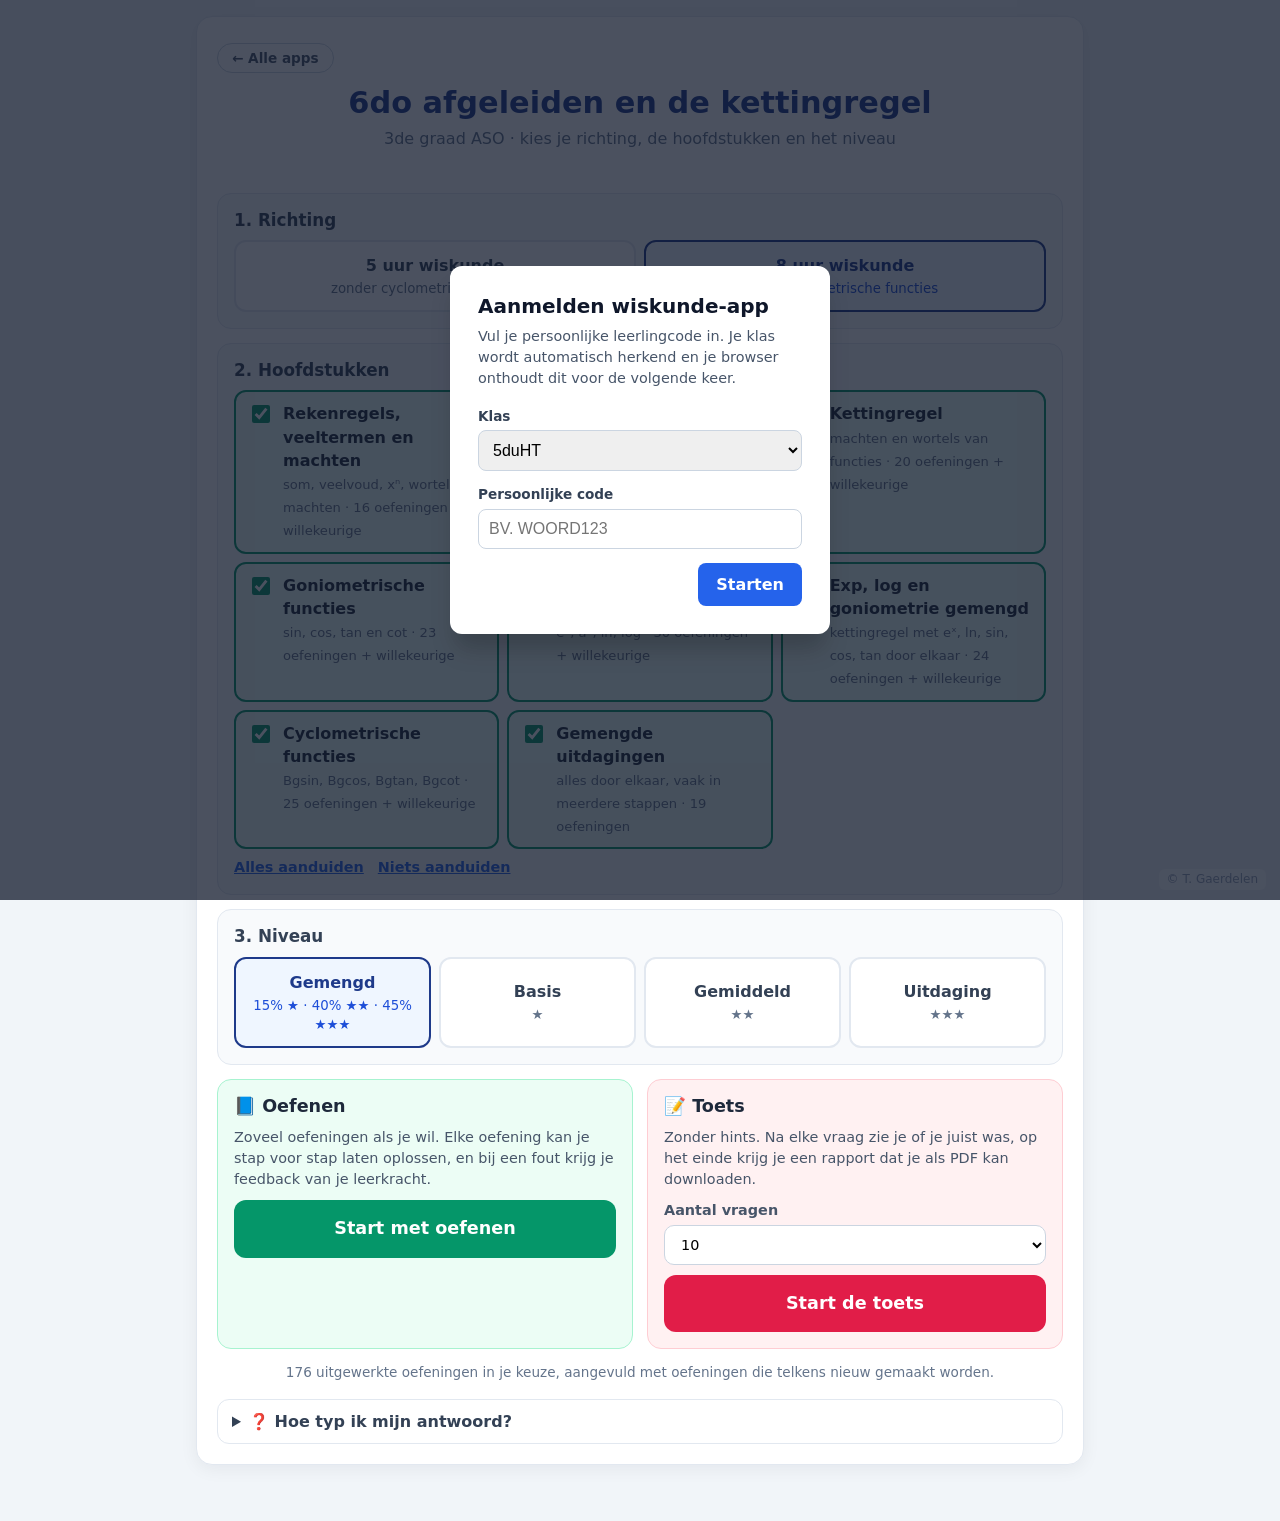
<file: 6do afgeleiden en de kettingregel.html>
<!DOCTYPE html>
<html lang="nl">
<head>
<meta charset="UTF-8">
<meta name="viewport" content="width=device-width, initial-scale=1.0">
<title>6do afgeleiden en de kettingregel</title>
<!-- Enige externe bibliotheek: KaTeX (vaste versie) voor de wiskundige weergave.
     Zonder internet werkt de app ook, maar dan worden formules als tekst getoond. -->
<link rel="stylesheet" href="lib/katex/katex.min.css">
<!-- Handschrift-lettertype voor de feedback van de leerkracht (zonder internet: gewoon handschrift-lettertype van het toestel) -->
<link rel="stylesheet" href="lib/patrick-hand/patrick-hand.css">
<script src="lib/katex/katex.min.js"></script>
<style>
    :root {
        --bg: #f1f5f9; --kaart: #ffffff; --rand: #e2e8f0; --tekst: #1e293b; --zacht: #64748b; --heel-zacht: #94a3b8;
        --blauw: #1e3a8a; --blauw-licht: #eff6ff; --blauw-rand: #bfdbfe;
        --groen: #059669; --groen-donker: #047857; --groen-licht: #ecfdf5; --groen-rand: #a7f3d0;
        --rood: #e11d48; --rood-donker: #be123c; --rood-licht: #fff1f2; --rood-rand: #fecdd3;
        --oranje-licht: #fffbeb; --oranje-rand: #fde68a; --oranje-tekst: #92400e;
        --paars: #4f46e5;
    }
    * { box-sizing: border-box; }
    html, body { margin: 0; padding: 0; }
    body { background: var(--bg); color: var(--tekst); font-family: system-ui, -apple-system, "Segoe UI", Roboto, Arial, sans-serif; line-height: 1.45; }
    #app { max-width: 920px; margin: 0 auto; padding: 16px 16px 56px; }
    button { font: inherit; cursor: pointer; }
    button:disabled { cursor: not-allowed; opacity: .5; }
    h1, h2, h3 { margin: 0; line-height: 1.2; }
    .kaart { background: var(--kaart); border: 1px solid var(--rand); border-radius: 16px; box-shadow: 0 4px 18px rgba(15, 23, 42, .06); }
    .kaart-binnen { padding: 20px; }
    .grijs { color: var(--zacht); }
    .klein { font-size: .85rem; }
    .verborgen { display: none !important; }

    /* ---------- knoppen ---------- */
    .knop { border: none; border-radius: 12px; padding: 12px 18px; font-weight: 700; transition: background .15s, transform .05s; display: inline-flex; align-items: center; justify-content: center; gap: 8px; }
    .knop:active:not(:disabled) { transform: translateY(1px); }
    .knop-groen { background: var(--groen); color: #fff; } .knop-groen:hover:not(:disabled) { background: var(--groen-donker); }
    .knop-rood { background: var(--rood); color: #fff; } .knop-rood:hover:not(:disabled) { background: var(--rood-donker); }
    .knop-donker { background: #1e293b; color: #fff; } .knop-donker:hover:not(:disabled) { background: #0f172a; }
    .knop-licht { background: #fff; color: var(--tekst); border: 1px solid var(--rand); } .knop-licht:hover:not(:disabled) { background: #f8fafc; }
    .knop-blauw-licht { background: var(--blauw-licht); color: var(--blauw); border: 1px solid var(--blauw-rand); } .knop-blauw-licht:hover:not(:disabled) { background: #dbeafe; }
    .knop-groot { padding: 16px 22px; font-size: 1.1rem; }
    .knop-rij { display: flex; flex-wrap: wrap; gap: 10px; }
    .knop-rij > .knop { flex: 1 1 140px; }
    .linkknop { background: none; border: none; padding: 0; color: #2563eb; font-weight: 600; text-decoration: underline; }

    /* ---------- menu ---------- */
    .kop { text-align: center; padding: 26px 20px 8px; }
    .kop h1 { color: var(--blauw); font-size: 1.9rem; font-weight: 800; }
    .kop p { margin: 6px 0 0; color: var(--zacht); }
    .menu-blok { background: #f8fafc; border: 1px solid var(--rand); border-radius: 14px; padding: 16px; margin-top: 14px; }
    .menu-blok h2 { font-size: 1.05rem; color: #334155; margin-bottom: 10px; }
    .keuze-rij { display: flex; flex-wrap: wrap; gap: 8px; }
    .keuze { flex: 1 1 140px; padding: 12px 14px; border-radius: 12px; border: 2px solid var(--rand); background: #fff; font-weight: 700; color: #334155; text-align: center; }
    .keuze small { display: block; font-weight: 500; color: var(--zacht); margin-top: 2px; }
    .keuze.aan { border-color: var(--blauw); background: var(--blauw-licht); color: var(--blauw); }
    .keuze.aan small { color: #1d4ed8; }
    .hoofdstuk-lijst { display: grid; grid-template-columns: repeat(auto-fill, minmax(250px, 1fr)); gap: 8px; }
    .hoofdstuk { display: flex; align-items: flex-start; gap: 10px; background: #fff; border: 2px solid var(--rand); border-radius: 12px; padding: 10px 12px; cursor: pointer; }
    .hoofdstuk.aan { border-color: var(--groen); background: var(--groen-licht); }
    .hoofdstuk input { margin-top: 3px; width: 18px; height: 18px; accent-color: var(--groen); flex: none; }
    .hoofdstuk b { display: block; }
    .hoofdstuk span { font-size: .82rem; color: var(--zacht); }
    .snel { margin-top: 8px; font-size: .9rem; display: flex; gap: 14px; }
    .start-grid { display: grid; grid-template-columns: 1fr 1fr; gap: 14px; margin-top: 14px; }
    .start-blok { border-radius: 14px; padding: 16px; display: flex; flex-direction: column; gap: 10px; }
    .start-blok.oefen { background: var(--groen-licht); border: 1px solid var(--groen-rand); }
    .start-blok.toets { background: var(--rood-licht); border: 1px solid var(--rood-rand); }
    .start-blok h2 { font-size: 1.1rem; }
    .start-blok p { margin: 0; font-size: .9rem; color: #475569; }
    .veld { display: flex; flex-direction: column; gap: 4px; font-size: .9rem; font-weight: 600; color: #475569; }
    .veld input, .veld select { font: inherit; font-weight: 500; padding: 10px 12px; border: 1px solid #cbd5e1; border-radius: 10px; background: #fff; }
    .veld-rij { display: flex; gap: 10px; flex-wrap: wrap; }
    .veld-rij .veld { flex: 1 1 140px; }
    .melding { margin-top: 12px; padding: 10px 14px; border-radius: 10px; background: var(--oranje-licht); border: 1px solid var(--oranje-rand); color: var(--oranje-tekst); font-size: .92rem; }

    /* ---------- oefen- en toetsscherm ---------- */
    .balk { display: flex; align-items: center; gap: 12px; padding: 12px 16px; color: #fff; border-radius: 16px 16px 0 0; flex-wrap: wrap; }
    .balk.oefen { background: #065f46; } .balk.toets { background: #881337; }
    .balk h2 { font-size: 1.05rem; flex: 1 1 auto; }
    .balk .terug { background: rgba(255,255,255,.12); color: #fff; border: none; border-radius: 10px; padding: 8px 12px; font-weight: 600; }
    .balk .terug:hover { background: rgba(255,255,255,.22); }
    .teller { background: rgba(255,255,255,.14); border-radius: 999px; padding: 4px 12px; font-size: .88rem; font-weight: 600; white-space: nowrap; }
    .voortgang { height: 6px; background: #fecdd3; }
    .voortgang div { height: 100%; background: var(--rood); transition: width .3s; }
    .opgave { background: #f8fafc; border: 1px solid var(--rand); border-radius: 14px; padding: 16px 16px 20px; text-align: center; }
    .opgave-labels { display: flex; justify-content: center; flex-wrap: wrap; gap: 6px; margin-bottom: 8px; }
    .label { font-size: .75rem; font-weight: 700; padding: 3px 10px; border-radius: 999px; background: #e2e8f0; color: #334155; text-transform: uppercase; letter-spacing: .03em; }
    .label.n1 { background: #dcfce7; color: #166534; } .label.n2 { background: #fef9c3; color: #854d0e; } .label.n3 { background: #fee2e2; color: #991b1b; }
    .opgave-vraag { font-size: .82rem; font-weight: 700; color: var(--zacht); text-transform: uppercase; letter-spacing: .06em; margin-bottom: 4px; }
    .formule-groot { font-size: 1.35rem; overflow-x: auto; overflow-y: hidden; padding: 2px 0; }
    .invoer-rij { display: flex; align-items: center; gap: 10px; margin-top: 16px; }
    .invoer-rij label { font-weight: 700; font-size: 1.15rem; white-space: nowrap; font-family: "Times New Roman", serif; font-style: italic; }
    .invoer { flex: 1; min-width: 0; padding: 14px; font-size: 1.15rem; font-family: ui-monospace, Consolas, monospace; border: 2px solid #cbd5e1; border-radius: 12px; outline: none; background: #fff; }
    .invoer:focus { border-color: #3b82f6; }
    .invoer:disabled { background: #f1f5f9; color: var(--zacht); }
    .voorbeeld { height: 96px; margin-top: 8px; padding: 8px 12px; border: 1px dashed #cbd5e1; border-radius: 12px; background: #fcfdff; display: flex; flex-direction: column; align-items: center; justify-content: center; justify-content: safe center; overflow: auto; font-size: 1.15rem; }
    .voorbeeld .klein { font-size: .8rem; }
    .lees-fout { color: #b45309; font-size: .95rem; text-align: center; }

    /* ---------- schermtoetsenbord ---------- */
    .klavier { margin-top: 10px; background: #e2e8f0; border-radius: 14px; padding: 8px; user-select: none; -webkit-user-select: none; }
    .klavier-rij { display: grid; grid-template-columns: repeat(8, 1fr); gap: 6px; margin-bottom: 6px; }
    .klavier-rij:last-child { margin-bottom: 0; }
    .klavier-rij.bg { grid-template-columns: repeat(4, 1fr); }
    .klavier-rij.r9 { grid-template-columns: repeat(9, 1fr); }
    .klavier-rij.r9 > .breed { grid-column: span 2; }
    .toets-k { padding: 11px 2px; border-radius: 9px; border: 1px solid #cbd5e1; background: #fff; font-weight: 700; font-size: 1rem; color: #334155; min-width: 0; touch-action: manipulation; }
    .toets-k:hover { background: var(--blauw-licht); }
    .toets-k.fn { font-size: .9rem; color: #1d4ed8; }
    .toets-k.bgk { color: #6d28d9; }
    .toets-k.wis { background: #fee2e2; color: #b91c1c; border-color: #fecaca; }
    .toets-k.nav { background: #f8fafc; }
    .klavier-voet { display: flex; justify-content: space-between; align-items: center; margin-top: 6px; font-size: .8rem; color: var(--zacht); gap: 10px; flex-wrap: wrap; }

    /* ---------- feedback, hints, uitwerking ---------- */
    .feedback { margin-top: 14px; padding: 14px 16px; border-radius: 12px; display: flex; gap: 12px; align-items: flex-start; }
    .feedback .ico { font-size: 1.3rem; line-height: 1; flex: none; margin-top: 2px; }
    .feedback.juist { background: var(--groen-licht); border: 1px solid var(--groen-rand); color: #065f46; }
    .feedback.fout { background: var(--rood-licht); border: 1px solid var(--rood-rand); color: #9f1239; }
    .feedback.info { background: var(--oranje-licht); border: 1px solid var(--oranje-rand); color: var(--oranje-tekst); }
    .feedback .formule-groot { font-size: 1.1rem; text-align: left; }
    .hulp { margin-top: 14px; background: var(--blauw-licht); border: 1px solid var(--blauw-rand); border-radius: 12px; padding: 14px 16px; overflow-x: auto; }
    .hulp h3 { font-size: 1rem; color: var(--blauw); margin-bottom: 8px; }
    .stappen { margin: 0; padding-left: 24px; }
    .stappen li { margin: 10px 0; line-height: 1.6; }
    .regel { line-height: 1.6; }
    .stappen li.eind { list-style: none; margin-left: -22px; margin-top: 12px; padding-top: 10px; border-top: 1px solid var(--blauw-rand); font-weight: 700; color: var(--blauw); }
    .regel { font-weight: 600; }
    .actie-rij { display: flex; flex-wrap: wrap; gap: 10px; margin-top: 14px; }
    .actie-rij .knop { flex: 1 1 130px; }
    details.uitleg { margin-top: 16px; border: 1px solid var(--rand); border-radius: 12px; background: #fff; }
    details.uitleg summary { cursor: pointer; padding: 10px 14px; font-weight: 700; color: #334155; }
    details.uitleg .inhoud { padding: 0 14px 12px; font-size: .92rem; }
    .typtabel { width: 100%; border-collapse: collapse; }
    .typtabel td { padding: 5px 6px; border-top: 1px solid #f1f5f9; vertical-align: middle; }
    .typtabel code { background: #f1f5f9; padding: 2px 6px; border-radius: 6px; font-size: .9rem; }

    /* ---------- rapport ---------- */
    .rapport-kop { text-align: center; }
    .rapport-kop h2 { font-size: 1.8rem; font-weight: 800; }
    .rapport-info { color: var(--zacht); margin-top: 6px; font-size: .95rem; }
    .score { display: inline-block; margin-top: 14px; padding: 10px 26px; border-radius: 999px; background: #f1f5f9; font-size: 1.4rem; font-weight: 800; }
    .score.goed { color: #047857; } .score.matig { color: #b45309; } .score.zwak { color: #be123c; }
    .vraag-kaart { margin-top: 14px; border-radius: 12px; padding: 14px 16px; border-left: 8px solid; }
    .vraag-kaart.juist { background: var(--groen-licht); border-color: #10b981; }
    .vraag-kaart.fout { background: var(--rood-licht); border-color: #f43f5e; }
    .vraag-kop { display: flex; justify-content: space-between; align-items: center; gap: 10px; margin-bottom: 6px; }
    .vraag-kop h3 { font-size: 1rem; }
    .stempel { font-size: .75rem; font-weight: 800; padding: 3px 10px; border-radius: 6px; }
    .juist .stempel { background: #a7f3d0; color: #065f46; } .fout .stempel { background: #fecdd3; color: #9f1239; }
    .antwoorden { display: grid; grid-template-columns: 1fr 1fr; gap: 10px; background: rgba(255,255,255,.75); border-radius: 10px; padding: 10px 12px; margin-top: 8px; }
    .antwoorden > div { min-width: 0; overflow-x: auto; overflow-y: hidden; }
    .antwoorden .katex-display { margin: 4px 0 2px; }
    .antwoorden .katex-display > .katex { text-align: left; }
    .antwoorden .tit { font-size: .72rem; font-weight: 800; color: var(--zacht); text-transform: uppercase; letter-spacing: .04em; }
    .vraag-kaart details { margin-top: 8px; background: #fff; border-radius: 10px; padding: 8px 12px; }
    .vraag-kaart summary { cursor: pointer; font-weight: 700; color: #334155; }
    .rapport-credit { display: none; }

    /* ---------- feedback van de leerkracht (handgeschreven stijl) ---------- */
    .leerkracht { margin-top: 14px; padding: 12px 18px 10px; border-radius: 12px; background: #fffdf4; border: 1px solid #f2e6c4; border-left: 6px solid #dc2626;
        font-family: 'Patrick Hand', 'Segoe Print', 'Bradley Hand', 'Comic Sans MS', cursive; color: #b91c1c; font-size: 1.15rem; line-height: 1.45; overflow-x: auto; }
    .leerkracht.goed { border-left-color: #059669; color: #047857; }
    .leerkracht p { margin: 6px 0; }
    .lk-kop { font-size: 1.35rem; font-weight: 700; }
    .lk-fout { margin: 2px 0 6px; }
    .lk-fout b { text-decoration: underline wavy #ef4444; text-underline-offset: 5px; text-decoration-thickness: 1px; }
    .lk-rij { display: flex; align-items: center; gap: 10px; flex-wrap: wrap; margin: 8px 0; }
    .lk-wie { min-width: 96px; }
    .lk-omcirkeld { display: inline-block; border: 2px solid #ef4444; border-radius: 46% 54% 50% 50% / 60% 48% 52% 40%; padding: 8px 18px 4px; transform: rotate(-1deg); color: #1e293b; max-width: 100%; overflow-x: auto; }
    .lk-juist { display: inline-block; color: #1e293b; padding: 0 10px 2px; border-bottom: 2px solid #10b981; max-width: 100%; overflow-x: auto; }
    .leerkracht .katex-display { margin: 0; }
    .leerkracht .katex { color: #1e293b; }
    .lk-tip { color: #1d4ed8; }
    .lk-lijst { margin: 4px 0 6px; padding-left: 24px; }
    .lk-lijst li { margin: 3px 0; }
    .lk-groot { font-size: 1.22rem; margin: 18px 0 4px; }
    .pdf-rapport { background: #fff; color: var(--tekst); }
    .pdf-rapport .kaart { box-shadow: none; border: none; }
    .pdf-rapport .kaart-binnen { padding: 0 4px; }
    .pdf-rapport .vraag-kaart, .pdf-rapport .leerkracht { break-inside: avoid; }
    /* In de PDF altijd de opmaak van een groot scherm, ook als je de PDF op een gsm maakt. */
    .pdf-rapport .antwoorden { grid-template-columns: 1fr 1fr; }
    .pdf-rapport .formule-groot { font-size: 1.25rem; }
    .pdf-rapport .rapport-kop h2 { font-size: 1.7rem; }
    .pdf-rapport .leerkracht { font-size: 1.05rem; }
    .pdf-rapport .lk-groot { font-size: 1.1rem; }
    .uitwerking-details { margin-top: 12px; border: 1px solid var(--blauw-rand); border-radius: 12px; background: #fff; }
    .uitwerking-details > summary { cursor: pointer; padding: 10px 14px; font-weight: 700; color: var(--blauw); }
    .uitwerking-details > .hulp { margin: 0 10px 10px; }

    /* ---------- naamvermelding ---------- */
    .maker-credit { position: fixed; right: 14px; bottom: 10px; font-size: 12px; color: var(--heel-zacht); background: rgba(255,255,255,.85); padding: 2px 8px; border-radius: 6px; pointer-events: none; z-index: 50; }

    @media (max-width: 640px) {
        #app { padding: 10px 10px 48px; }
        .kaart-binnen { padding: 14px; }
        .kop h1 { font-size: 1.5rem; }
        .start-grid { grid-template-columns: 1fr; }
        .antwoorden { grid-template-columns: 1fr; }
        .formule-groot { font-size: 1.15rem; }
        .toets-k { padding: 12px 0; font-size: .95rem; }
        .toets-k.fn { font-size: .78rem; }
        .klavier-rij { gap: 4px; }
        .invoer-rij label { font-size: 1rem; }
        .maker-credit { position: static; display: block; text-align: right; background: none; margin: -40px 12px 14px; }
    }

    @media print {
        body { background: #fff; }
        #app { max-width: none; padding: 0; }
        .geen-print, .maker-credit { display: none !important; }
        .kaart { box-shadow: none; border: none; }
        .vraag-kaart, .leerkracht { break-inside: avoid; -webkit-print-color-adjust: exact; print-color-adjust: exact; }
        .rapport-credit { display: block; text-align: right; font-size: 11px; color: #94a3b8; margin-top: 16px; }
    }
</style>
</head>
<body>

<!-- PORTAAL-KOPPELING (zelfde blok in elke app): terug naar het portaal en de leerlingcode.
     De apps vragen of bewaren geen naam; enkel de anonieme code van het portaal wordt getoond. -->
<style>
    .portaal-terug { display: inline-block; margin: 0 0 12px; padding: 6px 14px; border: 1px solid #cbd5e1; border-radius: 999px; background: #fff; color: #475569; font: 600 .85rem system-ui, -apple-system, 'Segoe UI', sans-serif; text-decoration: none; }
    .portaal-terug:hover { background: #f1f5f9; color: #1e293b; }
    .portaal-terug-rij { text-align: left; }
    .leerling-code { position: fixed; left: 14px; bottom: 10px; font: 11px system-ui, -apple-system, 'Segoe UI', sans-serif; color: #94a3b8; background: rgba(255,255,255,.85); padding: 2px 8px; border-radius: 6px; pointer-events: none; z-index: 50; }
    @media print { .portaal-terug-rij, .leerling-code { display: none !important; } }
</style>
<script>
    // Anonieme leerlingcode en klas, zoals ingesteld in het portaal (index.html)
    function leerlingCode() {
        try { return (localStorage.getItem('wisk_leerling_code') || '').trim().toUpperCase().replace(/[^A-Z0-9_-]/g, '').slice(0, 20); } catch (e) { return ''; }
    }
    function portaalKlas() {
        try { const k = (localStorage.getItem('wisk_leerling_klas') || '').trim(); return k === 'alle klassen' ? '' : k.replace(/[^\p{L}\p{N} _-]/gu, '').slice(0, 20); } catch (e) { return ''; }
    }
    // Resultaten doorgeven aan het dashboard (via tracker.js). Bewaart nooit wat de leerling intypte:
    // enkel welke oefening, juist of fout, en de soort fout.
    function portaalLogOpgave(juist, module, fout, details) {
        try { if (window.WiskundeTracker) WiskundeTracker.logOpgave({ isCorrect: !!juist, moduleId: module, foutCategorie: fout || null, details: details || {} }); } catch (e) { /* loggen mag de app nooit storen */ }
    }
    function portaalLogToets(procent, duur, module, details) {
        try { if (window.WiskundeTracker) WiskundeTracker.logToets({ scoreProcent: procent, duurSeconden: duur || 0, moduleId: module, details: details || {} }); } catch (e) { /* loggen mag de app nooit storen */ }
    }
    window.addEventListener('DOMContentLoaded', () => {
        const code = leerlingCode();
        if (!code || window.WiskundeTracker) return; // de tracker toont de code al zelf
        const el = document.createElement('div');
        el.className = 'leerling-code';
        el.setAttribute('data-html2canvas-ignore', '');
        el.textContent = code;
        document.body.appendChild(el);
    });
</script>
<div id="app"></div>
<div class="maker-credit">© T. Gaerdelen</div>

<!-- =====================================================================
     OEFENINGENBANK
     Formaat (één oefening per blok, begint altijd met "f:"):
       @cat, @niveau, @voor  = standaardwaarden voor de volgende oefeningen
       f:     functie in invoer-notatie (zoals een leerling typt)
       d:     afgeleide (oplossing) in invoer-notatie
       dom:   interval waarop nagekeken wordt (f en f' moeten er bestaan)
       regel: eerste hint (welke regel?)
       s:     stap van de uitwerking; $...$ = LaTeX, [[...]] = invoer-notatie als formule
       fout:  veelgemaakte fout | gerichte feedback
     De app controleert bij het opstarten elke oplossing numeriek (zie console).
     ===================================================================== -->
<script type="text/plain" class="oefendata">
// ---------------- REKENREGELS, VEELTERMEN EN MACHTEN ----------------
@cat basis
@voor 5 8
@niveau 1

f: 4x^3 - 5x^2 + 2x - 9
d: 12x^2 - 10x + 2
dom: -2 2
regel: Somregel en machtsregel: $(x^n)' = n\,x^{n-1}$
s: Leid elke term apart af (somregel). Een constante factor blijft staan.
s: $(4x^3)' = 4\cdot 3x^2 = 12x^2$, $\;(-5x^2)' = -10x$ en $(2x)' = 2$
s: De afgeleide van de constante $-9$ is $0$.
fout: 12x^2 - 10x + 2 - 9 | De afgeleide van een constante (hier −9) is 0.
fout: 12x^2 - 10x | De afgeleide van 2x is 2, niet 0.

f: x^7 + 3x^5 - x
d: 7x^6 + 15x^4 - 1
dom: -1.5 1.5
regel: Somregel en machtsregel: $(x^n)' = n\,x^{n-1}$
s: $(x^7)' = 7x^6$ en $(3x^5)' = 3\cdot 5x^4 = 15x^4$
s: $(-x)' = -1$
fout: 7x^6 + 15x^4 | De afgeleide van −x is −1, niet 0.
fout: 7x^6 + 15x^4 - x | De afgeleide van −x is −1.

f: 2/3 x^6 - 1/2 x^4 + 5
d: 4x^5 - 2x^3
dom: -1.5 1.5
regel: Somregel en machtsregel: $(x^n)' = n\,x^{n-1}$
s: $\left(\frac{2}{3}x^6\right)' = \frac{2}{3}\cdot 6x^5 = 4x^5$
s: $\left(-\frac{1}{2}x^4\right)' = -\frac{1}{2}\cdot 4x^3 = -2x^3$
s: De constante $5$ heeft als afgeleide $0$.
fout: 4x^5 - 2x^3 + 5 | De afgeleide van een constante is 0.

f: 1/x
d: -1/x^2
dom: 0.3 3
regel: Schrijf als macht: $\frac{1}{x} = x^{-1}$
s: $\frac{1}{x} = x^{-1}$
s: $(x^{-1})' = -1\cdot x^{-2} = -\frac{1}{x^2}$
fout: ln(x) | Opgelet: ln(x) heeft 1/x als afgeleide, niet omgekeerd.

f: sqrt(x)
d: 1/(2sqrt(x))
dom: 0.2 4
regel: Schrijf als macht: $\sqrt{x} = x^{\frac12}$
s: $\sqrt{x} = x^{\frac12}$
s: $\left(x^{\frac12}\right)' = \frac12\, x^{-\frac12} = \frac{1}{2\sqrt{x}}$
fout: 1/sqrt(x) | Vergeet de factor ½ niet: $(x^{\frac12})' = \frac12 x^{-\frac12}$.

f: 5/x^3
d: -15/x^4
dom: 0.3 3
regel: Schrijf als macht: $\frac{5}{x^3} = 5x^{-3}$
s: $\frac{5}{x^3} = 5x^{-3}$
s: $(5x^{-3})' = 5\cdot(-3)\,x^{-4} = -\frac{15}{x^4}$
fout: -15/x^2 | De exponent daalt met 1: $-3 - 1 = -4$ (niet $-2$).

f: 3sqrt(x) - 2x
d: 3/(2sqrt(x)) - 2
dom: 0.2 4
regel: Somregel en $(\sqrt{x})' = \frac{1}{2\sqrt{x}}$
s: $(3\sqrt{x})' = 3\cdot\frac{1}{2\sqrt{x}} = \frac{3}{2\sqrt{x}}$
s: $(-2x)' = -2$

f: (2x+1)^2
d: 8x + 4
dom: -2 2
regel: Werk eerst uit (of gebruik de kettingregel).
s: $(2x+1)^2 = 4x^2 + 4x + 1$
s: $(4x^2 + 4x + 1)' = 8x + 4$
fout: 2(2x+1) | Met de kettingregel moet je nog vermenigvuldigen met de afgeleide van 2x+1, namelijk 2.

f: x^4 - 3/x
d: 4x^3 + 3/x^2
dom: 0.3 3
regel: Somregel; schrijf $\frac{3}{x} = 3x^{-1}$
s: $(x^4)' = 4x^3$
s: $\left(-3x^{-1}\right)' = -3\cdot(-1)\,x^{-2} = \frac{3}{x^2}$
fout: 4x^3 - 3/x^2 | Let op het teken: $(-3x^{-1})' = +3x^{-2}$.

@niveau 2
f: x^2 sqrt(x)
d: 5/2 x sqrt(x)
dom: 0.2 3
regel: Schrijf als één macht van $x$.
s: $x^2\sqrt{x} = x^2\cdot x^{\frac12} = x^{\frac52}$
s: $\left(x^{\frac52}\right)' = \frac52\, x^{\frac32} = \frac52\, x\sqrt{x}$

f: 1/sqrt(x)
d: -1/(2x sqrt(x))
dom: 0.3 3
regel: Schrijf als macht: $\frac{1}{\sqrt{x}} = x^{-\frac12}$
s: $\frac{1}{\sqrt{x}} = x^{-\frac12}$
s: $\left(x^{-\frac12}\right)' = -\frac12\, x^{-\frac32} = -\frac{1}{2x\sqrt{x}}$

f: (x^3 - 2x)/x^2
d: 1 + 2/x^2
dom: 0.3 3
regel: Splits eerst de breuk (of gebruik de quotiëntregel).
s: $\frac{x^3 - 2x}{x^2} = x - \frac{2}{x} = x - 2x^{-1}$
s: $(x - 2x^{-1})' = 1 + 2x^{-2} = 1 + \frac{2}{x^2}$

f: x^(2/3)
d: 2/(3x^(1/3))
dom: 0.3 3
regel: Machtsregel met een breuk als exponent
s: $\left(x^{\frac23}\right)' = \frac23\, x^{\frac23 - 1} = \frac23\, x^{-\frac13}$
s: $= \frac{2}{3x^{\frac13}} = \frac{2}{3\sqrt[3]{x}}$
fout: 2/3 x^(5/3) | De exponent daalt met 1: $\frac23 - 1 = -\frac13$.

f: x sqrt(x) + 4/sqrt(x)
d: 3/2 sqrt(x) - 2/(x sqrt(x))
dom: 0.3 3
regel: Schrijf elke term als macht van $x$.
s: $x\sqrt{x} + \frac{4}{\sqrt{x}} = x^{\frac32} + 4x^{-\frac12}$
s: $\left(x^{\frac32}\right)' = \frac32\, x^{\frac12} = \frac32\sqrt{x}$
s: $\left(4x^{-\frac12}\right)' = -2x^{-\frac32} = -\frac{2}{x\sqrt{x}}$

@niveau 3
f: (2x^2 - 3)^2/x^3
d: 4 + 12/x^2 - 27/x^4
dom: 0.4 3
regel: Werk de teller uit en splits de breuk.
s: $\frac{(2x^2-3)^2}{x^3} = \frac{4x^4 - 12x^2 + 9}{x^3} = 4x - 12x^{-1} + 9x^{-3}$
s: $(4x - 12x^{-1} + 9x^{-3})' = 4 + 12x^{-2} - 27x^{-4}$
s: $= 4 + \frac{12}{x^2} - \frac{27}{x^4}$

f: (sqrt(x) + 1)^2/sqrt(x)
d: 1/(2sqrt(x)) - 1/(2x sqrt(x))
dom: 0.3 3
regel: Werk de teller uit, splits de breuk en schrijf als machten.
s: $\frac{(\sqrt{x}+1)^2}{\sqrt{x}} = \frac{x + 2\sqrt{x} + 1}{\sqrt{x}} = x^{\frac12} + 2 + x^{-\frac12}$
s: $\left(x^{\frac12} + 2 + x^{-\frac12}\right)' = \frac12\, x^{-\frac12} - \frac12\, x^{-\frac32}$
s: $= \frac{1}{2\sqrt{x}} - \frac{1}{2x\sqrt{x}}$

// ---------------- PRODUCT- EN QUOTIËNTREGEL ----------------
@cat prodquot
@niveau 1

f: (x^2+1)(3x-2)
d: 9x^2 - 4x + 3
dom: -2 2
regel: Productregel: $(u\cdot v)' = u'v + uv'$
s: $u = x^2+1 \Rightarrow u' = 2x$ en $v = 3x-2 \Rightarrow v' = 3$
s: $f'(x) = 2x(3x-2) + (x^2+1)\cdot 3$
s: $= 6x^2 - 4x + 3x^2 + 3 = 9x^2 - 4x + 3$
fout: 6x | $(u\cdot v)' \neq u'\cdot v'$. Gebruik de productregel $(u\cdot v)' = u'v + uv'$.

f: x^3(2x+5)
d: 8x^3 + 15x^2
dom: -2 2
regel: Productregel: $(u\cdot v)' = u'v + uv'$ (of eerst uitwerken)
s: $u = x^3 \Rightarrow u' = 3x^2$ en $v = 2x+5 \Rightarrow v' = 2$
s: $f'(x) = 3x^2(2x+5) + x^3\cdot 2 = 6x^3 + 15x^2 + 2x^3 = 8x^3 + 15x^2$
fout: 6x^2 | $(u\cdot v)' \neq u'\cdot v'$. Gebruik de productregel.

f: (x+1)/(x-1)
d: -2/(x-1)^2
dom: 1.3 4
regel: Quotiëntregel: $\left(\frac{u}{v}\right)' = \frac{u'v - uv'}{v^2}$
s: $u = x+1 \Rightarrow u' = 1$ en $v = x-1 \Rightarrow v' = 1$
s: $f'(x) = \frac{1\cdot(x-1) - (x+1)\cdot 1}{(x-1)^2} = \frac{-2}{(x-1)^2}$
fout: -2/(x-1) | Vergeet het kwadraat in de noemer niet: $\left(\frac{u}{v}\right)' = \frac{u'v-uv'}{v^2}$.
fout: 1 | $\left(\frac{u}{v}\right)' \neq \frac{u'}{v'}$. Gebruik de quotiëntregel.

f: 3x/(x^2+1)
d: (3 - 3x^2)/(x^2+1)^2
dom: -2 2
regel: Quotiëntregel: $\left(\frac{u}{v}\right)' = \frac{u'v - uv'}{v^2}$
s: $u = 3x \Rightarrow u' = 3$ en $v = x^2+1 \Rightarrow v' = 2x$
s: $f'(x) = \frac{3(x^2+1) - 3x\cdot 2x}{(x^2+1)^2} = \frac{3 - 3x^2}{(x^2+1)^2}$
fout: (3x^2 - 3)/(x^2+1)^2 | In de teller van de quotiëntregel staat $u'v - uv'$: let op de volgorde.
fout: 3/(2x) | $\left(\frac{u}{v}\right)' \neq \frac{u'}{v'}$. Gebruik de quotiëntregel.

f: (2x-3)/(x+4)
d: 11/(x+4)^2
dom: -3 3
regel: Quotiëntregel: $\left(\frac{u}{v}\right)' = \frac{u'v - uv'}{v^2}$
s: $u = 2x-3 \Rightarrow u' = 2$ en $v = x+4 \Rightarrow v' = 1$
s: $f'(x) = \frac{2(x+4) - (2x-3)\cdot 1}{(x+4)^2} = \frac{2x + 8 - 2x + 3}{(x+4)^2} = \frac{11}{(x+4)^2}$
fout: 5/(x+4)^2 | Let op het minteken voor de haakjes: $-(2x-3) = -2x + 3$.

f: (x^2-4)(x^2+4)
d: 4x^3
dom: -2 2
regel: Productregel (of eerst uitwerken met een merkwaardig product)
s: $u = x^2-4 \Rightarrow u' = 2x$ en $v = x^2+4 \Rightarrow v' = 2x$
s: $f'(x) = 2x(x^2+4) + (x^2-4)\cdot 2x = 2x^3 + 8x + 2x^3 - 8x = 4x^3$
s: Controle: $(x^2-4)(x^2+4) = x^4 - 16$ en $(x^4 - 16)' = 4x^3$.
fout: 4x^2 | $(u\cdot v)' \neq u'\cdot v'$. Gebruik de productregel.

f: (x^3+1)/x^2
d: 1 - 2/x^3
dom: 0.3 3
regel: Quotiëntregel, of splits eerst de breuk.
s: Splitsen: $\frac{x^3+1}{x^2} = x + x^{-2}$
s: $(x + x^{-2})' = 1 - 2x^{-3} = 1 - \frac{2}{x^3}$
s: Met de quotiëntregel: $\frac{3x^2\cdot x^2 - (x^3+1)\cdot 2x}{x^4} = \frac{x^4 - 2x}{x^4} = 1 - \frac{2}{x^3}$
fout: 3x^2/(2x) | $\left(\frac{u}{v}\right)' \neq \frac{u'}{v'}$. Gebruik de quotiëntregel.

@niveau 2
f: (x^2+3x)/(x-2)
d: (x^2 - 4x - 6)/(x-2)^2
dom: 2.3 5
regel: Quotiëntregel: $\left(\frac{u}{v}\right)' = \frac{u'v - uv'}{v^2}$
s: $u = x^2+3x \Rightarrow u' = 2x+3$ en $v = x-2 \Rightarrow v' = 1$
s: $f'(x) = \frac{(2x+3)(x-2) - (x^2+3x)}{(x-2)^2}$
s: $= \frac{2x^2 - x - 6 - x^2 - 3x}{(x-2)^2} = \frac{x^2 - 4x - 6}{(x-2)^2}$

f: (x^2-1)/(x^2+1)
d: 4x/(x^2+1)^2
dom: -2 2
regel: Quotiëntregel: $\left(\frac{u}{v}\right)' = \frac{u'v - uv'}{v^2}$
s: $u = x^2-1 \Rightarrow u' = 2x$ en $v = x^2+1 \Rightarrow v' = 2x$
s: $f'(x) = \frac{2x(x^2+1) - (x^2-1)\cdot 2x}{(x^2+1)^2} = \frac{4x}{(x^2+1)^2}$
fout: 1 | $\left(\frac{u}{v}\right)' \neq \frac{u'}{v'}$. Gebruik de quotiëntregel.

f: sqrt(x)(x^2+1)
d: (5x^2+1)/(2sqrt(x))
dom: 0.2 3
regel: Productregel: $(u\cdot v)' = u'v + uv'$
s: $u = \sqrt{x} \Rightarrow u' = \frac{1}{2\sqrt{x}}$ en $v = x^2+1 \Rightarrow v' = 2x$
s: $f'(x) = \frac{x^2+1}{2\sqrt{x}} + 2x\sqrt{x}$
s: Op gelijke noemer: $\frac{x^2 + 1 + 4x^2}{2\sqrt{x}} = \frac{5x^2+1}{2\sqrt{x}}$

f: 1/(x^2+2x+3)
d: -(2x+2)/(x^2+2x+3)^2
dom: -3 2
regel: Quotiëntregel met teller $1$ (of de kettingregel)
s: $u = 1 \Rightarrow u' = 0$ en $v = x^2+2x+3 \Rightarrow v' = 2x+2$
s: $f'(x) = \frac{0\cdot v - 1\cdot(2x+2)}{(x^2+2x+3)^2} = -\frac{2x+2}{(x^2+2x+3)^2}$
fout: 1/(2x+2) | $\left(\frac{1}{v}\right)' \neq \frac{1}{v'}$. Gebruik de quotiëntregel: $\left(\frac{1}{v}\right)' = -\frac{v'}{v^2}$.

f: x/(x^2-4)
d: -(x^2+4)/(x^2-4)^2
dom: -1.5 1.5
regel: Quotiëntregel: $\left(\frac{u}{v}\right)' = \frac{u'v - uv'}{v^2}$
s: $u = x \Rightarrow u' = 1$ en $v = x^2-4 \Rightarrow v' = 2x$
s: $f'(x) = \frac{(x^2-4) - x\cdot 2x}{(x^2-4)^2} = \frac{-x^2-4}{(x^2-4)^2} = -\frac{x^2+4}{(x^2-4)^2}$

f: (x^2+1)/(x^2-x+1)
d: (1-x^2)/(x^2-x+1)^2
dom: -2 2
regel: Quotiëntregel: $\left(\frac{u}{v}\right)' = \frac{u'v - uv'}{v^2}$
s: $u = x^2+1 \Rightarrow u' = 2x$ en $v = x^2-x+1 \Rightarrow v' = 2x-1$
s: $f'(x) = \frac{2x(x^2-x+1) - (x^2+1)(2x-1)}{(x^2-x+1)^2}$
s: Teller: $2x^3 - 2x^2 + 2x - (2x^3 - x^2 + 2x - 1) = 1 - x^2$
s: $f'(x) = \frac{1-x^2}{(x^2-x+1)^2}$

f: x^3/(x^2+3)
d: (x^4 + 9x^2)/(x^2+3)^2
dom: -2 2
regel: Quotiëntregel: $\left(\frac{u}{v}\right)' = \frac{u'v - uv'}{v^2}$
s: $u = x^3 \Rightarrow u' = 3x^2$ en $v = x^2+3 \Rightarrow v' = 2x$
s: $f'(x) = \frac{3x^2(x^2+3) - x^3\cdot 2x}{(x^2+3)^2} = \frac{x^4 + 9x^2}{(x^2+3)^2}$

f: (x^2-3x)(x^2+2)
d: 4x^3 - 9x^2 + 4x - 6
dom: -2 2
regel: Productregel: $(u\cdot v)' = u'v + uv'$
s: $u = x^2-3x \Rightarrow u' = 2x-3$ en $v = x^2+2 \Rightarrow v' = 2x$
s: $f'(x) = (2x-3)(x^2+2) + (x^2-3x)\cdot 2x$
s: $= 2x^3 - 3x^2 + 4x - 6 + 2x^3 - 6x^2 = 4x^3 - 9x^2 + 4x - 6$
fout: (2x-3)2x | $(u\cdot v)' \neq u'\cdot v'$. Gebruik de productregel.

@niveau 3
f: (3x+1)(x^2-x)(x+2)
uit: product van drie functies (doet Tom niet)
d: 12x^3 + 12x^2 - 10x - 2
dom: -2 2
regel: Productregel voor drie factoren: $(uvw)' = u'vw + uv'w + uvw'$
s: $u = 3x+1,\ v = x^2-x,\ w = x+2$ met $u' = 3,\ v' = 2x-1,\ w' = 1$
s: $f'(x) = 3(x^2-x)(x+2) + (3x+1)(2x-1)(x+2) + (3x+1)(x^2-x)$
s: De drie termen: $3x^3 + 3x^2 - 6x$, $\;6x^3 + 11x^2 - 3x - 2$ en $3x^3 - 2x^2 - x$
s: Samen: $f'(x) = 12x^3 + 12x^2 - 10x - 2$

f: x^2/(x+1)^2
d: 2x/(x+1)^3
dom: 0 3
regel: Quotiëntregel, met de kettingregel voor $(x+1)^2$
s: $u = x^2 \Rightarrow u' = 2x$ en $v = (x+1)^2 \Rightarrow v' = 2(x+1)$
s: $f'(x) = \frac{2x(x+1)^2 - x^2\cdot 2(x+1)}{(x+1)^4}$
s: Zet $2x(x+1)$ voorop: $\frac{2x(x+1)\left[(x+1) - x\right]}{(x+1)^4} = \frac{2x}{(x+1)^3}$

f: sqrt(x)/(x+1)
d: (1-x)/(2sqrt(x)(x+1)^2)
dom: 0.2 3
regel: Quotiëntregel: $\left(\frac{u}{v}\right)' = \frac{u'v - uv'}{v^2}$
s: $u = \sqrt{x} \Rightarrow u' = \frac{1}{2\sqrt{x}}$ en $v = x+1 \Rightarrow v' = 1$
s: $f'(x) = \frac{\frac{x+1}{2\sqrt{x}} - \sqrt{x}}{(x+1)^2}$
s: Teller en noemer maal $2\sqrt{x}$: $\frac{x + 1 - 2x}{2\sqrt{x}\,(x+1)^2} = \frac{1-x}{2\sqrt{x}\,(x+1)^2}$

f: (2x+1)^2(x-3)
d: (2x+1)(6x-11)
dom: -2 3
regel: Productregel, met de kettingregel voor $(2x+1)^2$
s: $u = (2x+1)^2 \Rightarrow u' = 2(2x+1)\cdot 2 = 4(2x+1)$ en $v = x-3 \Rightarrow v' = 1$
s: $f'(x) = 4(2x+1)(x-3) + (2x+1)^2$
s: Zet $(2x+1)$ voorop: $(2x+1)\left[4(x-3) + (2x+1)\right] = (2x+1)(6x-11)$
fout: 2(2x+1)(x-3) + (2x+1)^2 | Bij $u = (2x+1)^2$ vergeet je de afgeleide van de binnenste functie (2).

f: (x^2+2x)/(x^2-2x)
d: -4/(x-2)^2
dom: 2.3 5
regel: Quotiëntregel; vereenvoudig eerst de breuk.
s: Vereenvoudig: $\frac{x^2+2x}{x^2-2x} = \frac{x(x+2)}{x(x-2)} = \frac{x+2}{x-2}$ (voor $x \neq 0$)
s: $f'(x) = \frac{1\cdot(x-2) - (x+2)\cdot 1}{(x-2)^2} = \frac{-4}{(x-2)^2}$
</script>

<script type="text/plain" class="oefendata">
// ---------------- KETTINGREGEL (MACHTEN EN WORTELS) ----------------
@cat ketting
@voor 5 8
@niveau 1

f: (2x-5)^4
d: 8(2x-5)^3
dom: -1 4
regel: Kettingregel: $\left(u^n\right)' = n\,u^{n-1}\cdot u'$
s: Buitenste functie: $u^4$, binnenste functie: $u = 2x-5 \Rightarrow u' = 2$
s: $f'(x) = 4(2x-5)^3\cdot 2 = 8(2x-5)^3$
fout: 4(2x-5)^3 | Vergeet de afgeleide van de binnenste functie niet: $(2x-5)' = 2$.

f: (3x+1)^5
d: 15(3x+1)^4
dom: -1 1
regel: Kettingregel: $\left(u^n\right)' = n\,u^{n-1}\cdot u'$
s: $u = 3x+1 \Rightarrow u' = 3$
s: $f'(x) = 5(3x+1)^4\cdot 3 = 15(3x+1)^4$
fout: 5(3x+1)^4 | Vergeet de afgeleide van de binnenste functie niet: $(3x+1)' = 3$.

f: sqrt(4x+1)
d: 2/sqrt(4x+1)
dom: 0 3
regel: Kettingregel: $\left(\sqrt{u}\right)' = \frac{u'}{2\sqrt{u}}$
s: $u = 4x+1 \Rightarrow u' = 4$
s: $f'(x) = \frac{4}{2\sqrt{4x+1}} = \frac{2}{\sqrt{4x+1}}$
fout: 1/(2sqrt(4x+1)) | Vergeet de afgeleide van de binnenste functie niet: $(4x+1)' = 4$.

f: (x^2+1)^3
d: 6x(x^2+1)^2
dom: -2 2
regel: Kettingregel: $\left(u^n\right)' = n\,u^{n-1}\cdot u'$
s: $u = x^2+1 \Rightarrow u' = 2x$
s: $f'(x) = 3(x^2+1)^2\cdot 2x = 6x(x^2+1)^2$
fout: 3(x^2+1)^2 | Vergeet de afgeleide van de binnenste functie niet: $(x^2+1)' = 2x$.

f: 1/(2x+3)
d: -2/(2x+3)^2
dom: -1 3
regel: Schrijf als macht $(2x+3)^{-1}$ en gebruik de kettingregel.
s: $f(x) = (2x+3)^{-1}$ met $u = 2x+3 \Rightarrow u' = 2$
s: $f'(x) = -1\cdot(2x+3)^{-2}\cdot 2 = -\frac{2}{(2x+3)^2}$
fout: -1/(2x+3)^2 | Vergeet de afgeleide van de binnenste functie niet: $(2x+3)' = 2$.

f: (1-x)^6
d: -6(1-x)^5
dom: -1 2
regel: Kettingregel: $\left(u^n\right)' = n\,u^{n-1}\cdot u'$
s: $u = 1-x \Rightarrow u' = -1$
s: $f'(x) = 6(1-x)^5\cdot(-1) = -6(1-x)^5$
fout: 6(1-x)^5 | De afgeleide van de binnenste functie 1−x is −1: er komt dus een minteken bij.

f: (5 - 2x^3)^2
d: -12x^2(5-2x^3)
dom: -1.5 1.5
regel: Kettingregel: $\left(u^2\right)' = 2u\cdot u'$
s: $u = 5-2x^3 \Rightarrow u' = -6x^2$
s: $f'(x) = 2(5-2x^3)\cdot(-6x^2) = -12x^2(5-2x^3)$
fout: 2(5-2x^3) | Vergeet de afgeleide van de binnenste functie niet: $(5-2x^3)' = -6x^2$.

@niveau 2
f: sqrt(x^2+3x)
d: (2x+3)/(2sqrt(x^2+3x))
dom: 0.2 3
regel: Kettingregel: $\left(\sqrt{u}\right)' = \frac{u'}{2\sqrt{u}}$
s: $u = x^2+3x \Rightarrow u' = 2x+3$
s: $f'(x) = \frac{2x+3}{2\sqrt{x^2+3x}}$
fout: 1/(2sqrt(x^2+3x)) | Vergeet de afgeleide van de binnenste functie niet: $(x^2+3x)' = 2x+3$.

f: (x^2-3x+1)^4
d: 4(2x-3)(x^2-3x+1)^3
dom: -1 3
regel: Kettingregel: $\left(u^n\right)' = n\,u^{n-1}\cdot u'$
s: $u = x^2-3x+1 \Rightarrow u' = 2x-3$
s: $f'(x) = 4(x^2-3x+1)^3\cdot(2x-3)$
fout: 4(x^2-3x+1)^3 | Vergeet de afgeleide van de binnenste functie niet: $(x^2-3x+1)' = 2x-3$.

f: 1/(x^2+1)^2
d: -4x/(x^2+1)^3
dom: -2 2
regel: Schrijf als macht $(x^2+1)^{-2}$ en gebruik de kettingregel.
s: $f(x) = (x^2+1)^{-2}$ met $u = x^2+1 \Rightarrow u' = 2x$
s: $f'(x) = -2(x^2+1)^{-3}\cdot 2x = -\frac{4x}{(x^2+1)^3}$
fout: -2/(x^2+1)^3 | Vergeet de afgeleide van de binnenste functie niet: $(x^2+1)' = 2x$.

f: sqrt(1-x^2)
d: -x/sqrt(1-x^2)
dom: -0.9 0.9
regel: Kettingregel: $\left(\sqrt{u}\right)' = \frac{u'}{2\sqrt{u}}$
s: $u = 1-x^2 \Rightarrow u' = -2x$
s: $f'(x) = \frac{-2x}{2\sqrt{1-x^2}} = -\frac{x}{\sqrt{1-x^2}}$
fout: 1/(2sqrt(1-x^2)) | Vergeet de afgeleide van de binnenste functie niet: $(1-x^2)' = -2x$.

f: (x^2+4)^(3/2)
d: 3x sqrt(x^2+4)
dom: -2 2
regel: Kettingregel met een gebroken exponent: $\left(u^{\frac32}\right)' = \frac32 u^{\frac12}\cdot u'$
s: $u = x^2+4 \Rightarrow u' = 2x$
s: $f'(x) = \frac32 (x^2+4)^{\frac12}\cdot 2x = 3x\sqrt{x^2+4}$

f: 3/sqrt(2x+1)
d: -3/((2x+1)sqrt(2x+1))
dom: 0 3
regel: Schrijf als macht $3(2x+1)^{-\frac12}$ en gebruik de kettingregel.
s: $f(x) = 3(2x+1)^{-\frac12}$ met $u = 2x+1 \Rightarrow u' = 2$
s: $f'(x) = 3\cdot\left(-\frac12\right)(2x+1)^{-\frac32}\cdot 2 = -3(2x+1)^{-\frac32}$
s: $= -\frac{3}{(2x+1)\sqrt{2x+1}}$

f: x sqrt(x^2+1)
d: (2x^2+1)/sqrt(x^2+1)
dom: -2 2
regel: Productregel, met de kettingregel voor de wortel
s: $u = x \Rightarrow u' = 1$ en $v = \sqrt{x^2+1} \Rightarrow v' = \frac{2x}{2\sqrt{x^2+1}} = \frac{x}{\sqrt{x^2+1}}$
s: $f'(x) = \sqrt{x^2+1} + \frac{x^2}{\sqrt{x^2+1}}$
s: Op gelijke noemer: $\frac{x^2+1+x^2}{\sqrt{x^2+1}} = \frac{2x^2+1}{\sqrt{x^2+1}}$

f: (x^3 - 1/x)^2
d: 2(x^3 - 1/x)(3x^2 + 1/x^2)
dom: 0.4 2
regel: Kettingregel: $\left(u^2\right)' = 2u\cdot u'$
s: $u = x^3 - x^{-1} \Rightarrow u' = 3x^2 + x^{-2}$
s: $f'(x) = 2\left(x^3 - \frac{1}{x}\right)\left(3x^2 + \frac{1}{x^2}\right)$

@niveau 3
f: sqrt(x + sqrt(x))
d: (2sqrt(x)+1)/(4sqrt(x)sqrt(x+sqrt(x)))
dom: 0.2 3
regel: Kettingregel, twee keer na elkaar
s: $u = x + \sqrt{x} \Rightarrow u' = 1 + \frac{1}{2\sqrt{x}} = \frac{2\sqrt{x}+1}{2\sqrt{x}}$
s: $f'(x) = \frac{u'}{2\sqrt{u}} = \frac{2\sqrt{x}+1}{2\sqrt{x}}\cdot\frac{1}{2\sqrt{x+\sqrt{x}}}$
s: $= \frac{2\sqrt{x}+1}{4\sqrt{x}\,\sqrt{x+\sqrt{x}}}$

f: ((x+1)/(x-1))^3
d: -6(x+1)^2/(x-1)^4
dom: 1.3 4
regel: Kettingregel, met de quotiëntregel voor de binnenste functie
s: $u = \frac{x+1}{x-1} \Rightarrow u' = \frac{(x-1)-(x+1)}{(x-1)^2} = \frac{-2}{(x-1)^2}$
s: $f'(x) = 3\left(\frac{x+1}{x-1}\right)^2\cdot\frac{-2}{(x-1)^2}$
s: $= -\frac{6(x+1)^2}{(x-1)^4}$

f: ((x^2+1)^3 + 1)^2
d: 12x(x^2+1)^2((x^2+1)^3 + 1)
dom: -1 1
regel: Kettingregel in drie lagen
s: Buitenste laag: $\left(u^2\right)' = 2u\cdot u'$ met $u = (x^2+1)^3 + 1$
s: Daarbinnen: $u' = 3(x^2+1)^2\cdot 2x = 6x(x^2+1)^2$
s: $f'(x) = 2\left((x^2+1)^3+1\right)\cdot 6x(x^2+1)^2 = 12x(x^2+1)^2\left((x^2+1)^3+1\right)$

f: (2x-1)^4(x+1)^3
d: (2x-1)^3(x+1)^2(14x+5)
dom: -1 2
regel: Productregel, met de kettingregel voor beide factoren
s: $u = (2x-1)^4 \Rightarrow u' = 8(2x-1)^3$ en $v = (x+1)^3 \Rightarrow v' = 3(x+1)^2$
s: $f'(x) = 8(2x-1)^3(x+1)^3 + 3(2x-1)^4(x+1)^2$
s: Zet $(2x-1)^3(x+1)^2$ voorop: $(2x-1)^3(x+1)^2\left[8(x+1) + 3(2x-1)\right] = (2x-1)^3(x+1)^2(14x+5)$

f: sqrt((x^2+1)/x)
d: (x^2-1)/(2x^2 sqrt((x^2+1)/x))
dom: 0.3 3
regel: Kettingregel; schrijf de binnenste functie eerst als $x + \frac{1}{x}$.
s: $u = \frac{x^2+1}{x} = x + x^{-1} \Rightarrow u' = 1 - \frac{1}{x^2} = \frac{x^2-1}{x^2}$
s: $f'(x) = \frac{u'}{2\sqrt{u}} = \frac{x^2-1}{2x^2\sqrt{\frac{x^2+1}{x}}}$

// ---------------- GONIOMETRISCHE FUNCTIES ----------------
@cat gonio
@niveau 1

f: sin(x^2)
d: 2x cos(x^2)
dom: -2 2
regel: Kettingregel: $(\sin u)' = \cos u\cdot u'$
s: $u = x^2 \Rightarrow u' = 2x$
s: $f'(x) = \cos(x^2)\cdot 2x = 2x\cos(x^2)$
fout: cos(x^2) | Vergeet de afgeleide van de binnenste functie niet: $(x^2)' = 2x$.
fout: cos(2x) | Neem cos van dezelfde binnenste functie $x^2$ en vermenigvuldig dan met $(x^2)' = 2x$.

f: 3cos(2x)
d: -6sin(2x)
dom: -2 2
regel: Kettingregel: $(\cos u)' = -\sin u\cdot u'$
s: $u = 2x \Rightarrow u' = 2$
s: $f'(x) = 3\cdot(-\sin(2x))\cdot 2 = -6\sin(2x)$
fout: 6sin(2x) | Let op: $(\cos u)' = -\sin u\cdot u'$ (met minteken).
fout: -3sin(2x) | Vergeet de afgeleide van de binnenste functie niet: $(2x)' = 2$.

f: tan(3x)
d: 3/cos(3x)^2
dom: -0.4 0.4
regel: Kettingregel: $(\tan u)' = \frac{u'}{\cos^2 u}$
s: $u = 3x \Rightarrow u' = 3$
s: $f'(x) = \frac{3}{\cos^2(3x)}$ (of ook $3\left(1 + \tan^2(3x)\right)$)
fout: 1/cos(3x)^2 | Vergeet de afgeleide van de binnenste functie niet: $(3x)' = 3$.

f: sin(x) + cos(x)
d: cos(x) - sin(x)
dom: -3 3
regel: $(\sin x)' = \cos x$ en $(\cos x)' = -\sin x$
s: $(\sin x)' = \cos x$
s: $(\cos x)' = -\sin x$
fout: cos(x) + sin(x) | Let op: $(\cos x)' = -\sin x$ (met minteken).

f: x^2 - 4sin(x)
d: 2x - 4cos(x)
dom: -3 3
regel: Somregel en $(\sin x)' = \cos x$
s: Leid elke term apart af (somregel). De constante factor $-4$ blijft staan.
s: $(x^2)' = 2x$ en $(-4\sin x)' = -4\cos x$
s: Samen: $f'(x) = 2x - 4\cos x$

f: cos(5x - 1)
d: -5sin(5x-1)
dom: -2 2
regel: Kettingregel: $(\cos u)' = -\sin u\cdot u'$
s: $u = 5x - 1 \Rightarrow u' = 5$
s: $f'(x) = -\sin(5x-1)\cdot 5 = -5\sin(5x-1)$
fout: -sin(5x-1) | Vergeet de afgeleide van de binnenste functie niet: $(5x-1)' = 5$.

f: 2sin(x/2)
d: cos(x/2)
dom: -3 3
regel: Kettingregel: $(\sin u)' = \cos u\cdot u'$
s: $u = \frac{x}{2} \Rightarrow u' = \frac12$
s: $f'(x) = 2\cos\left(\frac{x}{2}\right)\cdot\frac12 = \cos\left(\frac{x}{2}\right)$
fout: 2cos(x/2) | Vergeet de afgeleide van de binnenste functie niet: $\left(\frac{x}{2}\right)' = \frac12$.

@niveau 2
f: x sin(x)
d: sin(x) + x cos(x)
dom: -3 3
regel: Productregel: $(u\cdot v)' = u'v + uv'$
s: $u = x \Rightarrow u' = 1$ en $v = \sin x \Rightarrow v' = \cos x$
s: $f'(x) = \sin x + x\cos x$
fout: cos(x) | $(u\cdot v)' \neq u'\cdot v'$. Gebruik de productregel.

f: sin(x)^2
d: 2sin(x)cos(x)
dom: -3 3
regel: Kettingregel: $\left(u^2\right)' = 2u\cdot u'$ met $u = \sin x$
s: $u = \sin x \Rightarrow u' = \cos x$
s: $f'(x) = 2\sin x\cos x$ (en dat is ook gelijk aan $\sin(2x)$)
fout: 2sin(x) | Vergeet de afgeleide van de binnenste functie niet: $(\sin x)' = \cos x$.
fout: cos(x)^2 | $\left(\sin^2 x\right)'$ is niet $\cos^2 x$: gebruik de kettingregel $\left(u^2\right)' = 2u\cdot u'$.

f: sin(x)cos(x)
d: cos(x)^2 - sin(x)^2
dom: -3 3
regel: Productregel: $(u\cdot v)' = u'v + uv'$
s: $u = \sin x \Rightarrow u' = \cos x$ en $v = \cos x \Rightarrow v' = -\sin x$
s: $f'(x) = \cos x\cdot\cos x + \sin x\cdot(-\sin x) = \cos^2 x - \sin^2 x$
s: Dat is ook gelijk aan $\cos(2x)$.
fout: -sin(x)cos(x) | $(u\cdot v)' \neq u'\cdot v'$. Gebruik de productregel.

f: sin(x)/x
d: (x cos(x) - sin(x))/x^2
dom: 0.3 3
regel: Quotiëntregel: $\left(\frac{u}{v}\right)' = \frac{u'v - uv'}{v^2}$
s: $u = \sin x \Rightarrow u' = \cos x$ en $v = x \Rightarrow v' = 1$
s: $f'(x) = \frac{x\cos x - \sin x}{x^2}$
fout: cos(x) | $\left(\frac{u}{v}\right)' \neq \frac{u'}{v'}$. Gebruik de quotiëntregel.

f: cos(x)^3
d: -3cos(x)^2 sin(x)
dom: -3 3
regel: Kettingregel: $\left(u^3\right)' = 3u^2\cdot u'$ met $u = \cos x$
s: $u = \cos x \Rightarrow u' = -\sin x$
s: $f'(x) = 3\cos^2 x\cdot(-\sin x) = -3\cos^2 x\,\sin x$
fout: 3cos(x)^2 | Vergeet de afgeleide van de binnenste functie niet: $(\cos x)' = -\sin x$.
fout: -3sin(x)^2 | Leid eerst de macht af ($3\cos^2 x$) en vermenigvuldig dan met $(\cos x)' = -\sin x$.

f: tan(x^2)
d: 2x/cos(x^2)^2
dom: -1 1
regel: Kettingregel: $(\tan u)' = \frac{u'}{\cos^2 u}$
s: $u = x^2 \Rightarrow u' = 2x$
s: $f'(x) = \frac{2x}{\cos^2(x^2)}$
fout: 1/cos(x^2)^2 | Vergeet de afgeleide van de binnenste functie niet: $(x^2)' = 2x$.

f: sqrt(sin(x))
d: cos(x)/(2sqrt(sin(x)))
dom: 0.2 2.8
regel: Kettingregel: $\left(\sqrt{u}\right)' = \frac{u'}{2\sqrt{u}}$
s: $u = \sin x \Rightarrow u' = \cos x$
s: $f'(x) = \frac{\cos x}{2\sqrt{\sin x}}$
fout: 1/(2sqrt(sin(x))) | Vergeet de afgeleide van de binnenste functie niet: $(\sin x)' = \cos x$.

f: x^2 cos(3x)
d: 2x cos(3x) - 3x^2 sin(3x)
dom: -2 2
regel: Productregel, met de kettingregel voor $\cos(3x)$
s: $u = x^2 \Rightarrow u' = 2x$ en $v = \cos(3x) \Rightarrow v' = -3\sin(3x)$
s: $f'(x) = 2x\cos(3x) - 3x^2\sin(3x)$
fout: 2x cos(3x) - x^2 sin(3x) | Bij $\cos(3x)$ vergeet je de afgeleide van de binnenste functie: $(3x)' = 3$.

f: 1/cos(x)
d: sin(x)/cos(x)^2
dom: -1.2 1.2
regel: Schrijf als macht $(\cos x)^{-1}$ (of gebruik de quotiëntregel).
s: $f(x) = (\cos x)^{-1}$
s: $f'(x) = -1\cdot(\cos x)^{-2}\cdot(-\sin x) = \frac{\sin x}{\cos^2 x}$
fout: -1/sin(x) | $\left(\frac{1}{v}\right)' \neq \frac{1}{v'}$. Gebruik de quotiëntregel: $\left(\frac{1}{v}\right)' = -\frac{v'}{v^2}$.

f: cot(2x)
d: -2/sin(2x)^2
dom: 0.2 1.4
regel: Kettingregel: $(\cot u)' = -\frac{u'}{\sin^2 u}$
s: $u = 2x \Rightarrow u' = 2$
s: $f'(x) = -\frac{2}{\sin^2(2x)}$
fout: -1/sin(2x)^2 | Vergeet de afgeleide van de binnenste functie niet: $(2x)' = 2$.
fout: 2/sin(2x)^2 | Let op: $(\cot u)' = -\frac{u'}{\sin^2 u}$ (met minteken).

f: x tan(x)
d: tan(x) + x/cos(x)^2
dom: -1 1
regel: Productregel: $(u\cdot v)' = u'v + uv'$
s: $u = x \Rightarrow u' = 1$ en $v = \tan x \Rightarrow v' = \frac{1}{\cos^2 x}$
s: $f'(x) = \tan x + \frac{x}{\cos^2 x}$

@niveau 3
f: sin(x)/(1+cos(x))
d: 1/(1+cos(x))
dom: -2 2
regel: Quotiëntregel; vereenvoudig daarna met $\sin^2 x + \cos^2 x = 1$.
s: $u = \sin x \Rightarrow u' = \cos x$ en $v = 1 + \cos x \Rightarrow v' = -\sin x$
s: $f'(x) = \frac{\cos x\,(1+\cos x) + \sin^2 x}{(1+\cos x)^2} = \frac{\cos x + \cos^2 x + \sin^2 x}{(1+\cos x)^2}$
s: $= \frac{\cos x + 1}{(1+\cos x)^2} = \frac{1}{1+\cos x}$

f: tan(2x)^3
d: 6tan(2x)^2/cos(2x)^2
dom: -0.6 0.6
regel: Kettingregel in drie lagen: macht, tangens, veelterm
s: Buitenste laag: $\left(u^3\right)' = 3u^2\cdot u'$ met $u = \tan(2x)$
s: $u' = \frac{1}{\cos^2(2x)}\cdot 2$
s: $f'(x) = 3\tan^2(2x)\cdot\frac{2}{\cos^2(2x)} = \frac{6\tan^2(2x)}{\cos^2(2x)}$
fout: 3tan(2x)^2/cos(2x)^2 | Vergeet de binnenste laag niet: $(2x)' = 2$.

f: cos(sin(x))
d: -sin(sin(x))cos(x)
dom: -3 3
regel: Kettingregel: $(\cos u)' = -\sin u\cdot u'$ met $u = \sin x$
s: $u = \sin x \Rightarrow u' = \cos x$
s: $f'(x) = -\sin(\sin x)\cdot\cos x$
fout: -sin(cos(x)) | Neem −sin van de binnenste functie zelf (sin x) en vermenigvuldig dan met $(\sin x)' = \cos x$.
fout: -sin(sin(x)) | Vergeet de afgeleide van de binnenste functie niet: $(\sin x)' = \cos x$.

f: sin(x^2)^3
d: 6x sin(x^2)^2 cos(x^2)
dom: -1.5 1.5
regel: Kettingregel in drie lagen
s: $\left(\sin^3(x^2)\right)' = 3\sin^2(x^2)\cdot\left(\sin(x^2)\right)'$
s: $\left(\sin(x^2)\right)' = \cos(x^2)\cdot 2x$
s: $f'(x) = 3\sin^2(x^2)\cdot\cos(x^2)\cdot 2x = 6x\sin^2(x^2)\cos(x^2)$

f: (1 - cos(x))/(1 + cos(x))
d: 2sin(x)/(1+cos(x))^2
dom: -2 2
regel: Quotiëntregel: $\left(\frac{u}{v}\right)' = \frac{u'v - uv'}{v^2}$
s: $u = 1 - \cos x \Rightarrow u' = \sin x$ en $v = 1 + \cos x \Rightarrow v' = -\sin x$
s: $f'(x) = \frac{\sin x\,(1+\cos x) + (1-\cos x)\sin x}{(1+\cos x)^2}$
s: $= \frac{2\sin x}{(1+\cos x)^2}$
</script>

<script type="text/plain" class="oefendata">
// ---------------- EXPONENTIËLE EN LOGARITMISCHE FUNCTIES ----------------
@cat explog
@voor 5 8
@niveau 1

f: e^(4x+1)
d: 4e^(4x+1)
dom: -1 1
regel: Kettingregel: $\left(e^u\right)' = e^u\cdot u'$
s: $u = 4x+1 \Rightarrow u' = 4$
s: $f'(x) = e^{4x+1}\cdot 4 = 4e^{4x+1}$
fout: e^(4x+1) | Vergeet de afgeleide van de exponent niet: $(4x+1)' = 4$.
fout: (4x+1)e^(4x) | Dit is geen macht van x: gebruik $\left(e^u\right)' = e^u\cdot u'$.

f: ln(x^2+1)
d: 2x/(x^2+1)
dom: -2 2
regel: Kettingregel: $(\ln u)' = \frac{u'}{u}$
s: $u = x^2+1 \Rightarrow u' = 2x$
s: $f'(x) = \frac{2x}{x^2+1}$
fout: 1/(x^2+1) | Vergeet de afgeleide van de binnenste functie niet: $(x^2+1)' = 2x$.

f: 3e^x - 2ln(x)
d: 3e^x - 2/x
dom: 0.3 3
regel: $(e^x)' = e^x$ en $(\ln x)' = \frac{1}{x}$
s: $(3e^x)' = 3e^x$
s: $(-2\ln x)' = -\frac{2}{x}$
fout: 3x e^(x-1) - 2/x | $e^x$ is geen macht van x: $(e^x)' = e^x$.

f: ln(5x)
d: 1/x
dom: 0.2 3
regel: Kettingregel $(\ln u)' = \frac{u'}{u}$ (of de rekenregel $\ln(5x) = \ln 5 + \ln x$)
s: $u = 5x \Rightarrow u' = 5$
s: $f'(x) = \frac{5}{5x} = \frac{1}{x}$
s: Of: $\ln(5x) = \ln 5 + \ln x$, en $\ln 5$ is een constante.
fout: 1/(5x) | Vergeet de afgeleide van de binnenste functie niet: $(5x)' = 5$.
fout: 5/x | $(\ln u)' = \frac{u'}{u}$: deel door de binnenste functie zelf (5x), niet door x.

f: 2^x
d: 2^x ln(2)
dom: -2 2
regel: Exponentiële functie met grondtal $a$: $\left(a^x\right)' = a^x\ln a$
s: De $x$ staat in de exponent en het grondtal is $a = 2$: dit is een exponentiële functie, geen macht van $x$.
s: $\left(2^x\right)' = 2^x\ln 2$
fout: x 2^(x-1) | $2^x$ is geen macht van x (de x staat in de exponent): $(a^x)' = a^x \ln a$.
fout: 2^x | Vergeet de factor ln 2 niet: enkel $e^x$ is zijn eigen afgeleide.

f: e^(-x^2)
d: -2x e^(-x^2)
dom: -2 2
regel: Kettingregel: $\left(e^u\right)' = e^u\cdot u'$
s: $u = -x^2 \Rightarrow u' = -2x$
s: $f'(x) = e^{-x^2}\cdot(-2x) = -2x\,e^{-x^2}$
fout: e^(-x^2) | Vergeet de afgeleide van de exponent niet: $(-x^2)' = -2x$.

f: log_2(x)
d: 1/(x ln(2))
dom: 0.3 3
regel: Logaritme met grondtal $a$: $\left(\log_a x\right)' = \frac{1}{x\ln a}$
s: $\log_2 x = \frac{\ln x}{\ln 2}$
s: $f'(x) = \frac{1}{\ln 2}\cdot\frac{1}{x} = \frac{1}{x\ln 2}$
fout: 1/x | Vergeet de factor $\frac{1}{\ln 2}$ niet: $(\log_a x)' = \frac{1}{x\ln a}$.

f: e^(3x) - e^(-x)
d: 3e^(3x) + e^(-x)
dom: -1 1
regel: Kettingregel: $\left(e^u\right)' = e^u\cdot u'$
s: $\left(e^{3x}\right)' = 3e^{3x}$
s: $\left(-e^{-x}\right)' = -e^{-x}\cdot(-1) = e^{-x}$
fout: 3e^(3x) - e^(-x) | Let op het minteken: $\left(e^{-x}\right)' = -e^{-x}$, dus $\left(-e^{-x}\right)' = +e^{-x}$.

@niveau 2
f: x^3 ln(x)
d: 3x^2 ln(x) + x^2
dom: 0.3 3
regel: Productregel: $(u\cdot v)' = u'v + uv'$
s: $u = x^3 \Rightarrow u' = 3x^2$ en $v = \ln x \Rightarrow v' = \frac{1}{x}$
s: $f'(x) = 3x^2\ln x + x^3\cdot\frac{1}{x} = 3x^2\ln x + x^2$
fout: 3x^2/x | $(u\cdot v)' \neq u'\cdot v'$. Gebruik de productregel.

f: x e^(-x)
d: (1-x)e^(-x)
dom: -1 3
regel: Productregel, met de kettingregel voor $e^{-x}$
s: $u = x \Rightarrow u' = 1$ en $v = e^{-x} \Rightarrow v' = -e^{-x}$
s: $f'(x) = e^{-x} - x\,e^{-x} = (1-x)\,e^{-x}$
fout: (1+x)e^(-x) | $\left(e^{-x}\right)' = -e^{-x}$: let op het minteken.
fout: -e^(-x) | $(u\cdot v)' \neq u'\cdot v'$. Gebruik de productregel.

f: e^(-2x)cos(4x)
d: -e^(-2x)(2cos(4x) + 4sin(4x))
dom: -1 1
regel: Productregel, met de kettingregel voor beide factoren
s: $u = e^{-2x} \Rightarrow u' = -2e^{-2x}$ en $v = \cos(4x) \Rightarrow v' = -4\sin(4x)$
s: $f'(x) = -2e^{-2x}\cos(4x) - 4e^{-2x}\sin(4x)$
s: $= -e^{-2x}\left(2\cos(4x) + 4\sin(4x)\right)$
fout: 8e^(-2x)sin(4x) | $(u\cdot v)' \neq u'\cdot v'$. Gebruik de productregel.

f: ln(x)/x
d: (1 - ln(x))/x^2
dom: 0.3 4
regel: Quotiëntregel: $\left(\frac{u}{v}\right)' = \frac{u'v - uv'}{v^2}$
s: $u = \ln x \Rightarrow u' = \frac{1}{x}$ en $v = x \Rightarrow v' = 1$
s: $f'(x) = \frac{\frac{1}{x}\cdot x - \ln x}{x^2} = \frac{1 - \ln x}{x^2}$
fout: 1/x | $\left(\frac{u}{v}\right)' \neq \frac{u'}{v'}$. Gebruik de quotiëntregel.

f: e^x/(e^x+1)
d: e^x/(e^x+1)^2
dom: -2 2
regel: Quotiëntregel: $\left(\frac{u}{v}\right)' = \frac{u'v - uv'}{v^2}$
s: $u = e^x \Rightarrow u' = e^x$ en $v = e^x+1 \Rightarrow v' = e^x$
s: $f'(x) = \frac{e^x(e^x+1) - e^x\cdot e^x}{(e^x+1)^2} = \frac{e^x}{(e^x+1)^2}$
fout: 1 | $\left(\frac{u}{v}\right)' \neq \frac{u'}{v'}$. Gebruik de quotiëntregel.

f: ln(sin(x))
d: cos(x)/sin(x)
dom: 0.3 2.8
regel: Kettingregel: $(\ln u)' = \frac{u'}{u}$
s: $u = \sin x \Rightarrow u' = \cos x$
s: $f'(x) = \frac{\cos x}{\sin x} = \cot x$
fout: 1/sin(x) | Vergeet de afgeleide van de binnenste functie niet: $(\sin x)' = \cos x$.

f: e^(sqrt(x))
d: e^(sqrt(x))/(2sqrt(x))
dom: 0.2 3
regel: Kettingregel: $\left(e^u\right)' = e^u\cdot u'$
s: $u = \sqrt{x} \Rightarrow u' = \frac{1}{2\sqrt{x}}$
s: $f'(x) = \frac{e^{\sqrt{x}}}{2\sqrt{x}}$
fout: e^(sqrt(x)) | Vergeet de afgeleide van de exponent niet: $(\sqrt{x})' = \frac{1}{2\sqrt{x}}$.

f: 3^(2x-1)
d: 2ln(3) 3^(2x-1)
dom: -1 1.5
regel: Kettingregel: $\left(a^u\right)' = a^u\ln a\cdot u'$
s: $u = 2x - 1 \Rightarrow u' = 2$
s: $f'(x) = 3^{2x-1}\cdot\ln 3\cdot 2 = 2\ln 3\cdot 3^{2x-1}$
fout: 2*3^(2x-1) | Vergeet de factor ln 3 niet: $(a^u)' = a^u \ln a\cdot u'$.
fout: (2x-1)3^(2x-2) | Dit is geen macht van x: de x staat in de exponent. Gebruik $(a^u)' = a^u\ln a\cdot u'$.

f: ln(x^2 - 4x + 5)
d: (2x-4)/(x^2-4x+5)
dom: -1 4
regel: Kettingregel: $(\ln u)' = \frac{u'}{u}$
s: $u = x^2-4x+5 \Rightarrow u' = 2x-4$
s: $f'(x) = \frac{2x-4}{x^2-4x+5}$
fout: 1/(x^2-4x+5) | Vergeet de afgeleide van de binnenste functie niet: $(x^2-4x+5)' = 2x-4$.

f: x^2 e^(3x)
d: x(3x+2)e^(3x)
dom: -1 1
regel: Productregel, met de kettingregel voor $e^{3x}$
s: $u = x^2 \Rightarrow u' = 2x$ en $v = e^{3x} \Rightarrow v' = 3e^{3x}$
s: $f'(x) = 2x\,e^{3x} + 3x^2e^{3x} = x(3x+2)\,e^{3x}$
fout: 2x e^(3x) + x^2 e^(3x) | Vergeet bij $e^{3x}$ de afgeleide van de exponent niet: $(3x)' = 3$.

f: ln(sqrt(x^2+1))
d: x/(x^2+1)
dom: -2 2
regel: Rekenregel $\ln\sqrt{u} = \frac12\ln u$, daarna de kettingregel
s: $\ln\sqrt{x^2+1} = \frac12\ln(x^2+1)$
s: $f'(x) = \frac12\cdot\frac{2x}{x^2+1} = \frac{x}{x^2+1}$

f: e^(sin(2x))
d: 2cos(2x)e^(sin(2x))
dom: -2 2
regel: Kettingregel: $\left(e^u\right)' = e^u\cdot u'$
s: $u = \sin(2x) \Rightarrow u' = 2\cos(2x)$
s: $f'(x) = e^{\sin(2x)}\cdot 2\cos(2x) = 2\cos(2x)\,e^{\sin(2x)}$
fout: e^(sin(2x)) | Vergeet de afgeleide van de exponent niet: $(\sin(2x))' = 2\cos(2x)$.
fout: cos(2x)e^(sin(2x)) | Bij $\sin(2x)$ vergeet je de afgeleide van $2x$.

f: ln(x)^2
d: 2ln(x)/x
dom: 0.3 3
regel: Kettingregel: $\left(u^2\right)' = 2u\cdot u'$ met $u = \ln x$
s: $u = \ln x \Rightarrow u' = \frac{1}{x}$
s: $f'(x) = 2\ln x\cdot\frac{1}{x} = \frac{2\ln x}{x}$
fout: 2ln(x) | Vergeet de afgeleide van de binnenste functie niet: $(\ln x)' = \frac{1}{x}$.

f: x^2 log(x)
d: 2x log(x) + x/ln(10)
dom: 0.3 3
regel: Productregel; $(\log x)' = \frac{1}{x\ln 10}$ ($\log$ is de logaritme met grondtal 10)
s: $u = x^2 \Rightarrow u' = 2x$ en $v = \log x \Rightarrow v' = \frac{1}{x\ln 10}$
s: $f'(x) = 2x\log x + x^2\cdot\frac{1}{x\ln 10} = 2x\log x + \frac{x}{\ln 10}$

f: e^x ln(x)
d: e^x ln(x) + e^x/x
dom: 0.3 3
regel: Productregel: $(u\cdot v)' = u'v + uv'$
s: $u = e^x \Rightarrow u' = e^x$ en $v = \ln x \Rightarrow v' = \frac{1}{x}$
s: $f'(x) = e^x\ln x + \frac{e^x}{x}$
fout: e^x/x | $(u\cdot v)' \neq u'\cdot v'$. Gebruik de productregel.

f: 2^(x^2)
d: 2x ln(2) 2^(x^2)
dom: -1.5 1.5
regel: Kettingregel: $\left(a^u\right)' = a^u\ln a\cdot u'$
s: $u = x^2 \Rightarrow u' = 2x$
s: $f'(x) = 2^{x^2}\cdot\ln 2\cdot 2x = 2x\ln 2\cdot 2^{x^2}$
fout: 2^(x^2) ln(2) | Vergeet de afgeleide van de exponent niet: $(x^2)' = 2x$.

@niveau 3
f: e^x/sin(x)
d: e^x(sin(x) - cos(x))/sin(x)^2
dom: 0.3 2.8
regel: Quotiëntregel: $\left(\frac{u}{v}\right)' = \frac{u'v - uv'}{v^2}$
s: $u = e^x \Rightarrow u' = e^x$ en $v = \sin x \Rightarrow v' = \cos x$
s: $f'(x) = \frac{e^x\sin x - e^x\cos x}{\sin^2 x} = \frac{e^x(\sin x - \cos x)}{\sin^2 x}$
fout: e^x/cos(x) | $\left(\frac{u}{v}\right)' \neq \frac{u'}{v'}$. Gebruik de quotiëntregel.

f: ln(3x)/(x^2+1)
d: (x^2 + 1 - 2x^2 ln(3x))/(x(x^2+1)^2)
dom: 0.3 3
regel: Quotiëntregel, met de kettingregel voor $\ln(3x)$
s: $u = \ln(3x) \Rightarrow u' = \frac{3}{3x} = \frac{1}{x}$ en $v = x^2+1 \Rightarrow v' = 2x$
s: $f'(x) = \frac{\frac{1}{x}(x^2+1) - 2x\ln(3x)}{(x^2+1)^2}$
s: Teller en noemer maal $x$: $\frac{x^2 + 1 - 2x^2\ln(3x)}{x\,(x^2+1)^2}$

f: ln((x-1)/(x+1))
d: 2/(x^2-1)
dom: 1.3 4
regel: Rekenregel $\ln\frac{a}{b} = \ln a - \ln b$, daarna afleiden
s: $\ln\frac{x-1}{x+1} = \ln(x-1) - \ln(x+1)$
s: $f'(x) = \frac{1}{x-1} - \frac{1}{x+1} = \frac{(x+1) - (x-1)}{(x-1)(x+1)} = \frac{2}{x^2-1}$

f: ln(ln(x))
d: 1/(x ln(x))
dom: 1.5 5
regel: Kettingregel: $(\ln u)' = \frac{u'}{u}$ met $u = \ln x$
s: $u = \ln x \Rightarrow u' = \frac{1}{x}$
s: $f'(x) = \frac{\frac{1}{x}}{\ln x} = \frac{1}{x\ln x}$
fout: 1/ln(x) | Vergeet de afgeleide van de binnenste functie niet: $(\ln x)' = \frac{1}{x}$.

f: (1 + ln(x))/(1 - ln(x))
d: 2/(x(1-ln(x))^2)
dom: 0.3 2.2
regel: Quotiëntregel: $\left(\frac{u}{v}\right)' = \frac{u'v - uv'}{v^2}$
s: $u = 1 + \ln x \Rightarrow u' = \frac{1}{x}$ en $v = 1 - \ln x \Rightarrow v' = -\frac{1}{x}$
s: $f'(x) = \frac{\frac{1}{x}(1-\ln x) + \frac{1}{x}(1+\ln x)}{(1-\ln x)^2} = \frac{\frac{2}{x}}{(1-\ln x)^2}$
s: $= \frac{2}{x\,(1-\ln x)^2}$
fout: -1 | $\left(\frac{u}{v}\right)' \neq \frac{u'}{v'}$. Gebruik de quotiëntregel.

f: e^(x^2) ln(x^2+1)
d: 2x e^(x^2) ln(x^2+1) + 2x e^(x^2)/(x^2+1)
dom: -1.5 1.5
regel: Productregel, met de kettingregel voor beide factoren
s: $u = e^{x^2} \Rightarrow u' = 2x\,e^{x^2}$ en $v = \ln(x^2+1) \Rightarrow v' = \frac{2x}{x^2+1}$
s: $f'(x) = 2x\,e^{x^2}\ln(x^2+1) + \frac{2x\,e^{x^2}}{x^2+1}$
</script>

<script type="text/plain" class="oefendata">
// ---------------- CYCLOMETRISCHE FUNCTIES (ENKEL 8 UUR) ----------------
@cat cyclo
@voor 8
@niveau 1

f: Bgsin(3x)
d: 3/sqrt(1-9x^2)
dom: -0.3 0.3
regel: Kettingregel: $\left(\operatorname{Bgsin} u\right)' = \frac{u'}{\sqrt{1-u^2}}$
s: $u = 3x \Rightarrow u' = 3$ en $u^2 = 9x^2$
s: $f'(x) = \frac{3}{\sqrt{1-9x^2}}$
fout: 1/sqrt(1-9x^2) | Vergeet de afgeleide van de binnenste functie niet: $(3x)' = 3$.
fout: 3/sqrt(1-3x^2) | Let op: $u^2 = (3x)^2 = 9x^2$.

f: Bgtan(2x)
d: 2/(1+4x^2)
dom: -2 2
regel: Kettingregel: $\left(\operatorname{Bgtan} u\right)' = \frac{u'}{1+u^2}$
s: $u = 2x \Rightarrow u' = 2$ en $u^2 = 4x^2$
s: $f'(x) = \frac{2}{1+4x^2}$
fout: 1/(1+4x^2) | Vergeet de afgeleide van de binnenste functie niet: $(2x)' = 2$.
fout: 2/(1+2x^2) | Let op: $u^2 = (2x)^2 = 4x^2$.

f: Bgcos(x^2)
d: -2x/sqrt(1-x^4)
dom: -0.9 0.9
regel: Kettingregel: $\left(\operatorname{Bgcos} u\right)' = \frac{-u'}{\sqrt{1-u^2}}$
s: $u = x^2 \Rightarrow u' = 2x$ en $u^2 = x^4$
s: $f'(x) = \frac{-2x}{\sqrt{1-x^4}}$
fout: 2x/sqrt(1-x^4) | Let op: $\left(\operatorname{Bgcos} u\right)' = \frac{-u'}{\sqrt{1-u^2}}$ (met minteken).
fout: -1/sqrt(1-x^4) | Vergeet de afgeleide van de binnenste functie niet: $(x^2)' = 2x$.

f: Bgtan(e^x)
d: e^x/(1+e^(2x))
dom: -2 2
regel: Kettingregel: $\left(\operatorname{Bgtan} u\right)' = \frac{u'}{1+u^2}$
s: $u = e^x \Rightarrow u' = e^x$ en $u^2 = \left(e^x\right)^2 = e^{2x}$
s: $f'(x) = \frac{e^x}{1+e^{2x}}$
fout: 1/(1+e^(2x)) | Vergeet de afgeleide van de binnenste functie niet: $(e^x)' = e^x$.

f: Bgcot(x/2)
d: -2/(4+x^2)
dom: -3 3
regel: Kettingregel: $\left(\operatorname{Bgcot} u\right)' = \frac{-u'}{1+u^2}$
s: $u = \frac{x}{2} \Rightarrow u' = \frac12$ en $u^2 = \frac{x^2}{4}$
s: $f'(x) = \frac{-\frac12}{1+\frac{x^2}{4}} = -\frac{2}{4+x^2}$ (teller en noemer maal 4)
fout: 2/(4+x^2) | Let op: $\left(\operatorname{Bgcot} u\right)' = \frac{-u'}{1+u^2}$ (met minteken).

f: Bgsin(x/3)
d: 1/sqrt(9-x^2)
dom: -2.5 2.5
regel: Kettingregel: $\left(\operatorname{Bgsin} u\right)' = \frac{u'}{\sqrt{1-u^2}}$
s: $u = \frac{x}{3} \Rightarrow u' = \frac13$
s: $f'(x) = \frac{\frac13}{\sqrt{1-\frac{x^2}{9}}} = \frac{\frac13}{\frac13\sqrt{9-x^2}} = \frac{1}{\sqrt{9-x^2}}$

f: 3Bgtan(x) - Bgsin(x)
d: 3/(1+x^2) - 1/sqrt(1-x^2)
dom: -0.9 0.9
regel: $\left(\operatorname{Bgtan} x\right)' = \frac{1}{1+x^2}$ en $\left(\operatorname{Bgsin} x\right)' = \frac{1}{\sqrt{1-x^2}}$
s: $\left(3\operatorname{Bgtan} x\right)' = \frac{3}{1+x^2}$
s: $\left(-\operatorname{Bgsin} x\right)' = -\frac{1}{\sqrt{1-x^2}}$

@niveau 2
f: x Bgtan(x)
d: Bgtan(x) + x/(1+x^2)
dom: -2 2
regel: Productregel: $(u\cdot v)' = u'v + uv'$
s: $u = x \Rightarrow u' = 1$ en $v = \operatorname{Bgtan} x \Rightarrow v' = \frac{1}{1+x^2}$
s: $f'(x) = \operatorname{Bgtan} x + \frac{x}{1+x^2}$
fout: 1/(1+x^2) | $(u\cdot v)' \neq u'\cdot v'$. Gebruik de productregel.

f: Bgcos(x)^2
d: -2Bgcos(x)/sqrt(1-x^2)
dom: -0.9 0.9
regel: Kettingregel: $\left(u^2\right)' = 2u\cdot u'$ met $u = \operatorname{Bgcos} x$
s: $u = \operatorname{Bgcos} x \Rightarrow u' = \frac{-1}{\sqrt{1-x^2}}$
s: $f'(x) = 2\operatorname{Bgcos} x\cdot\frac{-1}{\sqrt{1-x^2}} = -\frac{2\operatorname{Bgcos} x}{\sqrt{1-x^2}}$
fout: 2Bgcos(x) | Vergeet de afgeleide van de binnenste functie niet: $(\operatorname{Bgcos} x)' = \frac{-1}{\sqrt{1-x^2}}$.

f: Bgsin(sqrt(x))
d: 1/(2sqrt(x-x^2))
dom: 0.1 0.9
regel: Kettingregel: $\left(\operatorname{Bgsin} u\right)' = \frac{u'}{\sqrt{1-u^2}}$
s: $u = \sqrt{x} \Rightarrow u' = \frac{1}{2\sqrt{x}}$ en $u^2 = x$
s: $f'(x) = \frac{1}{\sqrt{1-x}}\cdot\frac{1}{2\sqrt{x}} = \frac{1}{2\sqrt{x-x^2}}$
fout: 1/sqrt(1-x) | Vergeet de afgeleide van de binnenste functie niet: $(\sqrt{x})' = \frac{1}{2\sqrt{x}}$.

f: ln(Bgtan(x))
d: 1/((1+x^2)Bgtan(x))
dom: 0.2 3
regel: Kettingregel: $(\ln u)' = \frac{u'}{u}$ met $u = \operatorname{Bgtan} x$
s: $u = \operatorname{Bgtan} x \Rightarrow u' = \frac{1}{1+x^2}$
s: $f'(x) = \frac{\frac{1}{1+x^2}}{\operatorname{Bgtan} x} = \frac{1}{(1+x^2)\operatorname{Bgtan} x}$
fout: 1/Bgtan(x) | Vergeet de afgeleide van de binnenste functie niet: $(\operatorname{Bgtan} x)' = \frac{1}{1+x^2}$.

f: Bgtan(1/x)
d: -1/(1+x^2)
dom: 0.3 3
regel: Kettingregel: $\left(\operatorname{Bgtan} u\right)' = \frac{u'}{1+u^2}$
s: $u = \frac{1}{x} \Rightarrow u' = -\frac{1}{x^2}$ en $u^2 = \frac{1}{x^2}$
s: $f'(x) = \frac{-\frac{1}{x^2}}{1+\frac{1}{x^2}} = \frac{-1}{x^2+1}$ (teller en noemer maal $x^2$)
fout: 1/(1+1/x^2) | Vergeet de afgeleide van de binnenste functie niet: $\left(\frac1x\right)' = -\frac{1}{x^2}$.

f: Bgsin(2x-1)
d: 1/sqrt(x-x^2)
dom: 0.1 0.9
regel: Kettingregel: $\left(\operatorname{Bgsin} u\right)' = \frac{u'}{\sqrt{1-u^2}}$
s: $u = 2x-1 \Rightarrow u' = 2$ en $1 - u^2 = 1 - (4x^2 - 4x + 1) = 4x - 4x^2$
s: $f'(x) = \frac{2}{\sqrt{4x-4x^2}} = \frac{2}{2\sqrt{x-x^2}} = \frac{1}{\sqrt{x-x^2}}$
fout: 1/sqrt(1-(2x-1)^2) | Vergeet de afgeleide van de binnenste functie niet: $(2x-1)' = 2$.

f: e^(Bgtan(x))
d: e^(Bgtan(x))/(1+x^2)
dom: -2 2
regel: Kettingregel: $\left(e^u\right)' = e^u\cdot u'$
s: $u = \operatorname{Bgtan} x \Rightarrow u' = \frac{1}{1+x^2}$
s: $f'(x) = \frac{e^{\operatorname{Bgtan} x}}{1+x^2}$
fout: e^(Bgtan(x)) | Vergeet de afgeleide van de exponent niet: $(\operatorname{Bgtan} x)' = \frac{1}{1+x^2}$.

f: Bgtan(sqrt(x))
d: 1/(2sqrt(x)(1+x))
dom: 0.2 3
regel: Kettingregel: $\left(\operatorname{Bgtan} u\right)' = \frac{u'}{1+u^2}$
s: $u = \sqrt{x} \Rightarrow u' = \frac{1}{2\sqrt{x}}$ en $u^2 = x$
s: $f'(x) = \frac{1}{1+x}\cdot\frac{1}{2\sqrt{x}} = \frac{1}{2\sqrt{x}\,(1+x)}$

f: Bgsin(x)/x
d: (x/sqrt(1-x^2) - Bgsin(x))/x^2
dom: 0.1 0.9
regel: Quotiëntregel: $\left(\frac{u}{v}\right)' = \frac{u'v - uv'}{v^2}$
s: $u = \operatorname{Bgsin} x \Rightarrow u' = \frac{1}{\sqrt{1-x^2}}$ en $v = x \Rightarrow v' = 1$
s: $f'(x) = \frac{\frac{x}{\sqrt{1-x^2}} - \operatorname{Bgsin} x}{x^2}$

@niveau 3
f: x^2 Bgsin(sqrt(x))
d: 2x Bgsin(sqrt(x)) + x^2/(2sqrt(x-x^2))
dom: 0.1 0.9
regel: Productregel, met een geneste kettingregel
s: $u = x^2 \Rightarrow u' = 2x$
s: $v = \operatorname{Bgsin}\sqrt{x} \Rightarrow v' = \frac{1}{\sqrt{1-x}}\cdot\frac{1}{2\sqrt{x}} = \frac{1}{2\sqrt{x-x^2}}$
s: $f'(x) = 2x\operatorname{Bgsin}\sqrt{x} + \frac{x^2}{2\sqrt{x-x^2}}$

f: Bgtan((1+x)/(1-x))
d: 1/(1+x^2)
dom: -0.8 0.8
regel: Kettingregel, met de quotiëntregel voor de binnenste functie
s: $u = \frac{1+x}{1-x} \Rightarrow u' = \frac{(1-x) + (1+x)}{(1-x)^2} = \frac{2}{(1-x)^2}$
s: $1 + u^2 = \frac{(1-x)^2 + (1+x)^2}{(1-x)^2} = \frac{2 + 2x^2}{(1-x)^2}$
s: $f'(x) = \frac{u'}{1+u^2} = \frac{2}{2+2x^2} = \frac{1}{1+x^2}$

f: Bgsin((x^2-1)/(x^2+1))
d: 2/(x^2+1)
dom: 0.2 3
regel: Kettingregel, met de quotiëntregel voor de binnenste functie
s: $u = \frac{x^2-1}{x^2+1} \Rightarrow u' = \frac{2x(x^2+1) - (x^2-1)\cdot 2x}{(x^2+1)^2} = \frac{4x}{(x^2+1)^2}$
s: $1 - u^2 = \frac{(x^2+1)^2 - (x^2-1)^2}{(x^2+1)^2} = \frac{4x^2}{(x^2+1)^2}$, dus $\sqrt{1-u^2} = \frac{2x}{x^2+1}$ (voor $x > 0$)
s: $f'(x) = \frac{4x}{(x^2+1)^2}\cdot\frac{x^2+1}{2x} = \frac{2}{x^2+1}$

f: Bgcos(sqrt(1-x^2))
d: 1/sqrt(1-x^2)
dom: 0.1 0.9
regel: Kettingregel: $\left(\operatorname{Bgcos} u\right)' = \frac{-u'}{\sqrt{1-u^2}}$
s: $u = \sqrt{1-x^2} \Rightarrow u' = \frac{-x}{\sqrt{1-x^2}}$ en $1 - u^2 = x^2$
s: $f'(x) = \frac{\frac{x}{\sqrt{1-x^2}}}{\sqrt{x^2}} = \frac{x}{x\sqrt{1-x^2}} = \frac{1}{\sqrt{1-x^2}}$ (voor $x > 0$)

f: x Bgsin(x) + sqrt(1-x^2)
d: Bgsin(x)
dom: -0.9 0.9
regel: Productregel en kettingregel; vereenvoudig daarna.
s: $\left(x\operatorname{Bgsin} x\right)' = \operatorname{Bgsin} x + \frac{x}{\sqrt{1-x^2}}$
s: $\left(\sqrt{1-x^2}\right)' = \frac{-x}{\sqrt{1-x^2}}$
s: Samen: $f'(x) = \operatorname{Bgsin} x$

f: Bgtan(x) + Bgtan(1/x)
d: 0
dom: 0.3 3
regel: Leid elke term af en vereenvoudig.
s: $\left(\operatorname{Bgtan} x\right)' = \frac{1}{1+x^2}$
s: $\left(\operatorname{Bgtan}\frac{1}{x}\right)' = \frac{-\frac{1}{x^2}}{1+\frac{1}{x^2}} = -\frac{1}{x^2+1}$
s: Samen: $f'(x) = 0$. De functie is dus constant (voor $x > 0$ is ze gelijk aan $\frac{\pi}{2}$).

f: sqrt(1-x^2) Bgsin(x)
d: 1 - x Bgsin(x)/sqrt(1-x^2)
dom: -0.9 0.9
regel: Productregel: $(u\cdot v)' = u'v + uv'$
s: $u = \sqrt{1-x^2} \Rightarrow u' = \frac{-x}{\sqrt{1-x^2}}$ en $v = \operatorname{Bgsin} x \Rightarrow v' = \frac{1}{\sqrt{1-x^2}}$
s: $f'(x) = \frac{-x\operatorname{Bgsin} x}{\sqrt{1-x^2}} + \sqrt{1-x^2}\cdot\frac{1}{\sqrt{1-x^2}}$
s: $= 1 - \frac{x\operatorname{Bgsin} x}{\sqrt{1-x^2}}$

f: (x^2+1)Bgtan(x) - x
d: 2x Bgtan(x)
dom: -2 2
regel: Productregel; vereenvoudig daarna.
s: $\left((x^2+1)\operatorname{Bgtan} x\right)' = 2x\operatorname{Bgtan} x + (x^2+1)\cdot\frac{1}{1+x^2} = 2x\operatorname{Bgtan} x + 1$
s: $(-x)' = -1$
s: Samen: $f'(x) = 2x\operatorname{Bgtan} x$

f: Bgsin(x)/sqrt(1-x^2)
d: (1 + x Bgsin(x)/sqrt(1-x^2))/(1-x^2)
dom: -0.9 0.9
regel: Quotiëntregel: $\left(\frac{u}{v}\right)' = \frac{u'v - uv'}{v^2}$
s: $u = \operatorname{Bgsin} x \Rightarrow u' = \frac{1}{\sqrt{1-x^2}}$ en $v = \sqrt{1-x^2} \Rightarrow v' = \frac{-x}{\sqrt{1-x^2}}$
s: $u'v = 1$ en $uv' = \frac{-x\operatorname{Bgsin} x}{\sqrt{1-x^2}}$
s: $f'(x) = \frac{1 + \frac{x\operatorname{Bgsin} x}{\sqrt{1-x^2}}}{1-x^2}$

// ---------------- GEMENGDE UITDAGINGEN ----------------
@cat mix
@voor 5 8
@niveau 2

f: e^(sqrt(1-x^2))
d: -x e^(sqrt(1-x^2))/sqrt(1-x^2)
dom: -0.9 0.9
regel: Kettingregel twee keer: exponentiële functie en wortel
s: $\left(e^u\right)' = e^u\cdot u'$ met $u = \sqrt{1-x^2}$
s: $u' = \frac{-2x}{2\sqrt{1-x^2}} = \frac{-x}{\sqrt{1-x^2}}$
s: $f'(x) = e^{\sqrt{1-x^2}}\cdot\frac{-x}{\sqrt{1-x^2}} = -\frac{x\,e^{\sqrt{1-x^2}}}{\sqrt{1-x^2}}$

f: tan(x) - x
d: tan(x)^2
dom: -1 1
regel: $(\tan x)' = \frac{1}{\cos^2 x} = 1 + \tan^2 x$
s: $f'(x) = \frac{1}{\cos^2 x} - 1$
s: Met $\frac{1}{\cos^2 x} = 1 + \tan^2 x$ wordt dat $f'(x) = \tan^2 x$.

f: sin(e^(2x))
d: 2e^(2x)cos(e^(2x))
dom: -1 1
regel: Kettingregel in drie lagen
s: $(\sin u)' = \cos u\cdot u'$ met $u = e^{2x} \Rightarrow u' = 2e^{2x}$
s: $f'(x) = \cos\left(e^{2x}\right)\cdot 2e^{2x}$
fout: cos(e^(2x)) | Vergeet de afgeleide van de binnenste functie niet: $\left(e^{2x}\right)' = 2e^{2x}$.

f: x/sqrt(x^2+1)
d: 1/((x^2+1)sqrt(x^2+1))
dom: -2 2
regel: Quotiëntregel, met de kettingregel voor de wortel
s: $u = x \Rightarrow u' = 1$ en $v = \sqrt{x^2+1} \Rightarrow v' = \frac{x}{\sqrt{x^2+1}}$
s: $f'(x) = \frac{\sqrt{x^2+1} - \frac{x^2}{\sqrt{x^2+1}}}{x^2+1}$
s: Teller op gelijke noemer: $\frac{x^2+1-x^2}{\sqrt{x^2+1}} = \frac{1}{\sqrt{x^2+1}}$, dus $f'(x) = \frac{1}{(x^2+1)\sqrt{x^2+1}}$

f: (x^2+1)^3 ln(x)
d: 6x(x^2+1)^2 ln(x) + (x^2+1)^3/x
dom: 0.3 3
regel: Productregel, met de kettingregel voor $(x^2+1)^3$
s: $u = (x^2+1)^3 \Rightarrow u' = 6x(x^2+1)^2$ en $v = \ln x \Rightarrow v' = \frac{1}{x}$
s: $f'(x) = 6x(x^2+1)^2\ln x + \frac{(x^2+1)^3}{x}$

@niveau 3
f: sqrt(4x^2-1)/ln(x)
d: (4x ln(x)/sqrt(4x^2-1) - sqrt(4x^2-1)/x)/ln(x)^2
dom: 1.2 3
regel: Quotiëntregel, met de kettingregel voor de wortel
s: $u = \sqrt{4x^2-1} \Rightarrow u' = \frac{8x}{2\sqrt{4x^2-1}} = \frac{4x}{\sqrt{4x^2-1}}$ en $v = \ln x \Rightarrow v' = \frac{1}{x}$
s: $f'(x) = \frac{\frac{4x}{\sqrt{4x^2-1}}\ln x - \sqrt{4x^2-1}\cdot\frac{1}{x}}{\ln^2 x}$

f: ln(x + sqrt(x^2+1))
d: 1/sqrt(x^2+1)
dom: -2 2
regel: Kettingregel: $(\ln u)' = \frac{u'}{u}$; vereenvoudig daarna.
s: $u = x + \sqrt{x^2+1} \Rightarrow u' = 1 + \frac{x}{\sqrt{x^2+1}} = \frac{\sqrt{x^2+1} + x}{\sqrt{x^2+1}}$
s: $f'(x) = \frac{u'}{u} = \frac{\sqrt{x^2+1} + x}{\sqrt{x^2+1}}\cdot\frac{1}{x + \sqrt{x^2+1}} = \frac{1}{\sqrt{x^2+1}}$

f: ln(cos(x)^2)
d: -2sin(x)/cos(x)
dom: -1.2 1.2
regel: Rekenregel $\ln(u^2) = 2\ln|u|$, daarna de kettingregel
s: $\ln(\cos^2 x) = 2\ln|\cos x|$
s: $f'(x) = 2\cdot\frac{-\sin x}{\cos x} = -2\tan x$

f: e^x sin(x)cos(x)
uit: product van drie functies (doet Tom niet)
d: e^x(sin(x)cos(x) + cos(x)^2 - sin(x)^2)
dom: -2 2
regel: Productregel voor drie factoren: $(uvw)' = u'vw + uv'w + uvw'$
s: $(e^x)' = e^x$, $(\sin x)' = \cos x$ en $(\cos x)' = -\sin x$
s: $f'(x) = e^x\sin x\cos x + e^x\cos x\cos x - e^x\sin x\sin x$
s: $= e^x\left(\sin x\cos x + \cos^2 x - \sin^2 x\right)$ (of ook $e^x\left(\frac12\sin(2x) + \cos(2x)\right)$)

f: ln((x^2+1)/(x^2+4))
d: 6x/((x^2+1)(x^2+4))
dom: -2 2
regel: Rekenregel $\ln\frac{a}{b} = \ln a - \ln b$, daarna de kettingregel
s: $f(x) = \ln(x^2+1) - \ln(x^2+4)$
s: $f'(x) = \frac{2x}{x^2+1} - \frac{2x}{x^2+4} = \frac{2x(x^2+4) - 2x(x^2+1)}{(x^2+1)(x^2+4)} = \frac{6x}{(x^2+1)(x^2+4)}$

f: sqrt((1-x)/(1+x))
d: -1/((1+x)sqrt(1-x^2))
dom: -0.8 0.8
regel: Kettingregel, met de quotiëntregel voor de binnenste functie
s: $u = \frac{1-x}{1+x} \Rightarrow u' = \frac{-(1+x) - (1-x)}{(1+x)^2} = \frac{-2}{(1+x)^2}$
s: $f'(x) = \frac{u'}{2\sqrt{u}} = \frac{-1}{(1+x)^2}\cdot\sqrt{\frac{1+x}{1-x}}$
s: $= \frac{-1}{(1+x)\sqrt{1+x}\,\sqrt{1-x}} = -\frac{1}{(1+x)\sqrt{1-x^2}}$

f: sin(x)^2 cos(2x)
d: 2sin(x)cos(x)cos(2x) - 2sin(x)^2 sin(2x)
dom: -2 2
regel: Productregel, met de kettingregel voor beide factoren
s: $u = \sin^2 x \Rightarrow u' = 2\sin x\cos x$ en $v = \cos(2x) \Rightarrow v' = -2\sin(2x)$
s: $f'(x) = 2\sin x\cos x\cos(2x) - 2\sin^2 x\sin(2x)$

f: (e^x - e^(-x))/(e^x + e^(-x))
d: 4/(e^x + e^(-x))^2
dom: -2 2
regel: Quotiëntregel: $\left(\frac{u}{v}\right)' = \frac{u'v - uv'}{v^2}$
s: $u = e^x - e^{-x} \Rightarrow u' = e^x + e^{-x}$ en $v = e^x + e^{-x} \Rightarrow v' = e^x - e^{-x}$
s: $f'(x) = \frac{(e^x + e^{-x})^2 - (e^x - e^{-x})^2}{(e^x + e^{-x})^2}$
s: Teller: $(e^{2x} + 2 + e^{-2x}) - (e^{2x} - 2 + e^{-2x}) = 4$, dus $f'(x) = \frac{4}{(e^x + e^{-x})^2}$

f: cos(x)^2/(1 - sin(x))
d: cos(x)
dom: -1 1
regel: Vereenvoudig eerst met $\cos^2 x = 1 - \sin^2 x$.
s: $\frac{\cos^2 x}{1-\sin x} = \frac{1-\sin^2 x}{1-\sin x} = \frac{(1-\sin x)(1+\sin x)}{1-\sin x} = 1 + \sin x$
s: $f'(x) = \cos x$

f: sqrt(x) ln(x)^2
d: ln(x)(ln(x) + 4)/(2sqrt(x))
dom: 0.3 3
regel: Productregel, met de kettingregel voor $\ln^2 x$
s: $u = \sqrt{x} \Rightarrow u' = \frac{1}{2\sqrt{x}}$ en $v = \ln^2 x \Rightarrow v' = \frac{2\ln x}{x}$
s: $f'(x) = \frac{\ln^2 x}{2\sqrt{x}} + \sqrt{x}\cdot\frac{2\ln x}{x} = \frac{\ln^2 x}{2\sqrt{x}} + \frac{2\ln x}{\sqrt{x}}$
s: Op gelijke noemer: $\frac{\ln x\,(\ln x + 4)}{2\sqrt{x}}$

// Enkel voor 8 uur: logaritmisch afleiden en cyclometrische combinaties
@voor 8
f: x^x
d: x^x(ln(x) + 1)
dom: 0.3 3
regel: Logaritmisch afleiden: schrijf $x^x = e^{x\ln x}$.
s: $x^x = e^{x\ln x}$
s: $f'(x) = e^{x\ln x}\cdot(x\ln x)' = x^x\left(\ln x + x\cdot\frac{1}{x}\right) = x^x(\ln x + 1)$
fout: x x^(x-1) | $x^x$ is geen gewone macht: ook de exponent hangt af van x. Schrijf $x^x = e^{x\ln x}$.
fout: x^x ln(x) | Ook het grondtal hangt af van x. Schrijf $x^x = e^{x\ln x}$ en gebruik de kettingregel.

f: x^(sin(x))
d: x^(sin(x))(cos(x)ln(x) + sin(x)/x)
dom: 0.3 3
regel: Logaritmisch afleiden: schrijf $x^{\sin x} = e^{\sin x\,\ln x}$.
s: $x^{\sin x} = e^{\sin x\,\ln x}$
s: $(\sin x\ln x)' = \cos x\ln x + \frac{\sin x}{x}$
s: $f'(x) = x^{\sin x}\left(\cos x\ln x + \frac{\sin x}{x}\right)$

f: e^(Bgsin(x)) sqrt(1-x^2)
d: e^(Bgsin(x))(1 - x/sqrt(1-x^2))
dom: -0.9 0.9
regel: Productregel, met de kettingregel voor beide factoren
s: $u = e^{\operatorname{Bgsin} x} \Rightarrow u' = \frac{e^{\operatorname{Bgsin} x}}{\sqrt{1-x^2}}$ en $v = \sqrt{1-x^2} \Rightarrow v' = \frac{-x}{\sqrt{1-x^2}}$
s: $f'(x) = e^{\operatorname{Bgsin} x} - \frac{x\,e^{\operatorname{Bgsin} x}}{\sqrt{1-x^2}} = e^{\operatorname{Bgsin} x}\left(1 - \frac{x}{\sqrt{1-x^2}}\right)$

f: ln(x)^x
d: ln(x)^x(ln(ln(x)) + 1/ln(x))
dom: 1.5 4
regel: Logaritmisch afleiden: schrijf $(\ln x)^x = e^{x\ln(\ln x)}$.
s: $(\ln x)^x = e^{x\ln(\ln x)}$
s: $\left(x\ln(\ln x)\right)' = \ln(\ln x) + x\cdot\frac{1}{x\ln x} = \ln(\ln x) + \frac{1}{\ln x}$
s: $f'(x) = (\ln x)^x\left(\ln(\ln x) + \frac{1}{\ln x}\right)$

f: Bgtan(tan(x)^2)
d: 2tan(x)/(cos(x)^2(1 + tan(x)^4))
dom: -1 1
regel: Kettingregel in drie lagen
s: $\left(\operatorname{Bgtan} u\right)' = \frac{u'}{1+u^2}$ met $u = \tan^2 x$
s: $u' = 2\tan x\cdot\frac{1}{\cos^2 x}$ en $u^2 = \tan^4 x$
s: $f'(x) = \frac{2\tan x}{\cos^2 x\,(1+\tan^4 x)}$
</script>

<script type="text/plain" class="oefendata">
// ---------------- EXP, LOG EN GONIOMETRIE GEMENGD (kettingregel) — toegevoegd 2026-11-19 ----------------
// Nieuwe oefeningen altijd achteraan toevoegen: de id's (h1, h2, ...) volgen de volgorde in het bestand.
@cat expgonio
@voor 5 8
@niveau 1

f: cos(5x^2 - 2x)
d: -(10x - 2)sin(5x^2 - 2x)
dom: -1 1
regel: Kettingregel: $(\cos u)' = -\sin u\cdot u'$
s: Buitenste functie: $\cos u$, binnenste functie: $u = 5x^2 - 2x \Rightarrow u' = 10x - 2$
s: $f'(x) = -\sin(5x^2 - 2x)\cdot(10x - 2) = -(10x - 2)\sin(5x^2 - 2x)$
fout: -sin(5x^2 - 2x) | Vergeet de afgeleide van de binnenste functie niet: $(5x^2-2x)' = 10x - 2$.
fout: (10x - 2)sin(5x^2 - 2x) | Let op: $(\cos u)' = -\sin u\cdot u'$ (met minteken).

f: sin(e^x)
d: e^x cos(e^x)
dom: -2 1
regel: Kettingregel: $(\sin u)' = \cos u\cdot u'$
s: $u = e^x \Rightarrow u' = e^x$
s: $f'(x) = \cos(e^x)\cdot e^x = e^x\cos(e^x)$
fout: cos(e^x) | Vergeet de afgeleide van de binnenste functie niet: $(e^x)' = e^x$.

f: e^(cos(x))
d: -sin(x) e^(cos(x))
dom: -3 3
regel: Kettingregel: $\left(e^u\right)' = e^u\cdot u'$
s: $u = \cos x \Rightarrow u' = -\sin x$
s: $f'(x) = e^{\cos x}\cdot(-\sin x) = -\sin x\, e^{\cos x}$
fout: e^(cos(x)) | Vergeet de afgeleide van de exponent niet: $(\cos x)' = -\sin x$.
fout: sin(x) e^(cos(x)) | Let op: $(\cos x)' = -\sin x$ (met minteken).

f: ln(cos(2x))
d: -2sin(2x)/cos(2x)
dom: -0.7 0.7
regel: Kettingregel: $(\ln u)' = \frac{u'}{u}$
s: $u = \cos(2x) \Rightarrow u' = -\sin(2x)\cdot 2 = -2\sin(2x)$
s: $f'(x) = \frac{-2\sin(2x)}{\cos(2x)} = -2\tan(2x)$
fout: 1/cos(2x) | Vergeet de afgeleide van de binnenste functie niet: $(\cos(2x))' = -2\sin(2x)$.
fout: -sin(2x)/cos(2x) | Bij $\cos(2x)$ vergeet je de afgeleide van $2x$ (kettingregel).

f: tan(e^x)
d: e^x/cos(e^x)^2
dom: -2 0.3
regel: Kettingregel: $(\tan u)' = \frac{u'}{\cos^2 u}$
s: $u = e^x \Rightarrow u' = e^x$
s: $f'(x) = \frac{1}{\cos^2(e^x)}\cdot e^x = \frac{e^x}{\cos^2(e^x)}$
fout: 1/cos(e^x)^2 | Vergeet de afgeleide van de binnenste functie niet: $(e^x)' = e^x$.

f: e^(tan(x))
d: e^(tan(x))/cos(x)^2
dom: -1 1
regel: Kettingregel: $\left(e^u\right)' = e^u\cdot u'$
s: $u = \tan x \Rightarrow u' = \frac{1}{\cos^2 x}$
s: $f'(x) = e^{\tan x}\cdot\frac{1}{\cos^2 x} = \frac{e^{\tan x}}{\cos^2 x}$
fout: e^(tan(x)) | Vergeet de afgeleide van de exponent niet: $(\tan x)' = \frac{1}{\cos^2 x}$.

f: sin(ln(x))
d: cos(ln(x))/x
dom: 0.3 4
regel: Kettingregel: $(\sin u)' = \cos u\cdot u'$
s: $u = \ln x \Rightarrow u' = \frac{1}{x}$
s: $f'(x) = \cos(\ln x)\cdot\frac{1}{x} = \frac{\cos(\ln x)}{x}$
fout: cos(ln(x)) | Vergeet de afgeleide van de binnenste functie niet: $(\ln x)' = \frac{1}{x}$.

@niveau 2
f: cos(e^(2x))^2
d: -4e^(2x)cos(e^(2x))sin(e^(2x))
dom: -2 0.3
regel: Kettingregel in drie lagen: kwadraat, cosinus, exponentiële functie
s: Buitenste laag: $\left(u^2\right)' = 2u\cdot u'$ met $u = \cos(e^{2x})$
s: Middelste laag: $\left(\cos(e^{2x})\right)' = -\sin(e^{2x})\cdot\left(e^{2x}\right)'$
s: Binnenste laag: $\left(e^{2x}\right)' = 2e^{2x}$
s: $f'(x) = 2\cos(e^{2x})\cdot\left(-\sin(e^{2x})\right)\cdot 2e^{2x} = -4e^{2x}\cos(e^{2x})\sin(e^{2x})$
fout: 2cos(e^(2x)) | Leid ook de cosinus en de exponentiële functie af: dit is een kettingregel in drie lagen.
fout: -2cos(e^(2x))sin(e^(2x)) | Vergeet de binnenste laag niet: $\left(e^{2x}\right)' = 2e^{2x}$.

f: ln(tan(2x))
d: 2/(sin(2x)cos(2x))
dom: 0.1 0.7
regel: Kettingregel: $(\ln u)' = \frac{u'}{u}$ met $u = \tan(2x)$
s: $u = \tan(2x) \Rightarrow u' = \frac{2}{\cos^2(2x)}$
s: $f'(x) = \frac{2}{\cos^2(2x)}\cdot\frac{1}{\tan(2x)} = \frac{2}{\cos^2(2x)}\cdot\frac{\cos(2x)}{\sin(2x)}$
s: $= \frac{2}{\sin(2x)\cos(2x)}$ (of ook $\frac{4}{\sin(4x)}$)
fout: 1/tan(2x) | Vergeet de afgeleide van de binnenste functie niet: $(\tan(2x))' = \frac{2}{\cos^2(2x)}$.
fout: 1/(sin(2x)cos(2x)) | Bij $\tan(2x)$ vergeet je de afgeleide van $2x$ (kettingregel).

f: e^(sin(x)^2)
d: 2sin(x)cos(x)e^(sin(x)^2)
dom: -3 3
regel: Kettingregel: $\left(e^u\right)' = e^u\cdot u'$ met $u = \sin^2 x$
s: $u = \sin^2 x \Rightarrow u' = 2\sin x\cdot\cos x$
s: $f'(x) = e^{\sin^2 x}\cdot 2\sin x\cos x$
fout: e^(sin(x)^2) | Vergeet de afgeleide van de exponent niet: $(\sin^2 x)' = 2\sin x\cos x$.
fout: 2sin(x)e^(sin(x)^2) | Bij $\sin^2 x$ vergeet je de afgeleide van $\sin x$: $(\sin^2 x)' = 2\sin x\cdot\cos x$.

f: ln(cos(x)^2 + 1)
d: -2sin(x)cos(x)/(cos(x)^2 + 1)
dom: -3 3
regel: Kettingregel: $(\ln u)' = \frac{u'}{u}$
s: $u = \cos^2 x + 1 \Rightarrow u' = 2\cos x\cdot(-\sin x) = -2\sin x\cos x$
s: $f'(x) = \frac{-2\sin x\cos x}{\cos^2 x + 1}$
fout: 1/(cos(x)^2 + 1) | Vergeet de afgeleide van de binnenste functie niet: $(\cos^2 x + 1)' = -2\sin x\cos x$.

f: e^(2x) sin(3x)
d: e^(2x)(2sin(3x) + 3cos(3x))
dom: -1 1
regel: Productregel $(u\cdot v)' = u'v + uv'$, met de kettingregel voor beide factoren
s: $u = e^{2x} \Rightarrow u' = 2e^{2x}$ en $v = \sin(3x) \Rightarrow v' = 3\cos(3x)$
s: $f'(x) = 2e^{2x}\sin(3x) + 3e^{2x}\cos(3x)$
s: $= e^{2x}\left(2\sin(3x) + 3\cos(3x)\right)$
fout: 6e^(2x)cos(3x) | $(u\cdot v)' \neq u'\cdot v'$. Gebruik de productregel.

f: ln(x) cos(x)
d: cos(x)/x - ln(x)sin(x)
dom: 0.3 3
regel: Productregel: $(u\cdot v)' = u'v + uv'$
s: $u = \ln x \Rightarrow u' = \frac{1}{x}$ en $v = \cos x \Rightarrow v' = -\sin x$
s: $f'(x) = \frac{1}{x}\cos x + \ln x\cdot(-\sin x) = \frac{\cos x}{x} - \ln x\,\sin x$
fout: -sin(x)/x | $(u\cdot v)' \neq u'\cdot v'$. Gebruik de productregel.

f: sin(x)/e^x
d: (cos(x) - sin(x))/e^x
dom: -2 2
regel: Quotiëntregel: $\left(\frac{u}{v}\right)' = \frac{u'v - uv'}{v^2}$
s: $u = \sin x \Rightarrow u' = \cos x$ en $v = e^x \Rightarrow v' = e^x$
s: $f'(x) = \frac{\cos x\cdot e^x - \sin x\cdot e^x}{(e^x)^2} = \frac{e^x(\cos x - \sin x)}{e^{2x}}$
s: $= \frac{\cos x - \sin x}{e^x}$
fout: cos(x)/e^x | $\left(\frac{u}{v}\right)' \neq \frac{u'}{v'}$. Gebruik de quotiëntregel.

f: tan(ln(x))
d: 1/(x cos(ln(x))^2)
dom: 0.3 3
regel: Kettingregel: $(\tan u)' = \frac{u'}{\cos^2 u}$
s: $u = \ln x \Rightarrow u' = \frac{1}{x}$
s: $f'(x) = \frac{1}{\cos^2(\ln x)}\cdot\frac{1}{x} = \frac{1}{x\cos^2(\ln x)}$
fout: 1/cos(ln(x))^2 | Vergeet de afgeleide van de binnenste functie niet: $(\ln x)' = \frac{1}{x}$.

f: cos(x) e^(-x^2)
d: -e^(-x^2)(sin(x) + 2x cos(x))
dom: -2 2
regel: Productregel, met de kettingregel voor $e^{-x^2}$
s: $u = \cos x \Rightarrow u' = -\sin x$ en $v = e^{-x^2} \Rightarrow v' = -2x\,e^{-x^2}$
s: $f'(x) = -\sin x\, e^{-x^2} - 2x\cos x\, e^{-x^2}$
s: $= -e^{-x^2}\left(\sin x + 2x\cos x\right)$

f: ln(1 + sin(x))
d: cos(x)/(1 + sin(x))
dom: -1.3 3
regel: Kettingregel: $(\ln u)' = \frac{u'}{u}$
s: $u = 1 + \sin x \Rightarrow u' = \cos x$
s: $f'(x) = \frac{\cos x}{1 + \sin x}$
fout: 1/(1 + sin(x)) | Vergeet de afgeleide van de binnenste functie niet: $(1+\sin x)' = \cos x$.

@niveau 3
f: sin(e^(x^2))^2
d: 4x e^(x^2) sin(e^(x^2))cos(e^(x^2))
dom: -1 0.9
regel: Kettingregel in vier lagen: kwadraat, sinus, exponentiële functie, $x^2$
s: Buitenste laag: $\left(u^2\right)' = 2u\cdot u'$ met $u = \sin\left(e^{x^2}\right)$
s: $\left(\sin\left(e^{x^2}\right)\right)' = \cos\left(e^{x^2}\right)\cdot\left(e^{x^2}\right)'$ en $\left(e^{x^2}\right)' = 2x\,e^{x^2}$
s: $f'(x) = 2\sin\left(e^{x^2}\right)\cdot\cos\left(e^{x^2}\right)\cdot 2x\,e^{x^2} = 4x\,e^{x^2}\sin\left(e^{x^2}\right)\cos\left(e^{x^2}\right)$
fout: 2e^(x^2)sin(e^(x^2))cos(e^(x^2)) | Vergeet de binnenste laag niet: $(x^2)' = 2x$.

f: ln(sin(x)/x)
d: cos(x)/sin(x) - 1/x
dom: 0.2 3
regel: Rekenregel $\ln\frac{a}{b} = \ln a - \ln b$, daarna de kettingregel
s: $\ln\frac{\sin x}{x} = \ln(\sin x) - \ln x$
s: $f'(x) = \frac{\cos x}{\sin x} - \frac{1}{x}$ (en $\frac{\cos x}{\sin x} = \cot x$)

f: ln(tan(x)^2)
d: 2/(sin(x)cos(x))
dom: 0.2 1.4
regel: Rekenregel $\ln(u^2) = 2\ln u$ (hier is $\tan x > 0$), daarna de kettingregel
s: $\ln(\tan^2 x) = 2\ln(\tan x)$
s: $f'(x) = 2\cdot\frac{1}{\tan x}\cdot\frac{1}{\cos^2 x} = 2\cdot\frac{\cos x}{\sin x}\cdot\frac{1}{\cos^2 x}$
s: $= \frac{2}{\sin x\cos x}$

f: cos(ln(x^2 + 1))
d: -2x sin(ln(x^2 + 1))/(x^2 + 1)
dom: -2 2
regel: Kettingregel in drie lagen: cosinus, logaritme, veelterm
s: $(\cos u)' = -\sin u\cdot u'$ met $u = \ln(x^2+1)$
s: $u' = \frac{2x}{x^2+1}$
s: $f'(x) = -\sin\left(\ln(x^2+1)\right)\cdot\frac{2x}{x^2+1} = -\frac{2x\sin\left(\ln(x^2+1)\right)}{x^2+1}$
fout: -sin(ln(x^2 + 1))/(x^2 + 1) | Vergeet de binnenste laag niet: $(x^2+1)' = 2x$.

f: (sin(x) + cos(x))/e^x
d: -2sin(x)/e^x
dom: -2 2
regel: Quotiëntregel: $\left(\frac{u}{v}\right)' = \frac{u'v - uv'}{v^2}$
s: $u = \sin x + \cos x \Rightarrow u' = \cos x - \sin x$ en $v = e^x \Rightarrow v' = e^x$
s: $f'(x) = \frac{(\cos x - \sin x)e^x - (\sin x + \cos x)e^x}{e^{2x}}$
s: Teller: $e^x(\cos x - \sin x - \sin x - \cos x) = -2\sin x\, e^x$, dus $f'(x) = \frac{-2\sin x}{e^x}$

f: ln(e^(2x) + cos(x))
d: (2e^(2x) - sin(x))/(e^(2x) + cos(x))
dom: -1 1
regel: Kettingregel: $(\ln u)' = \frac{u'}{u}$
s: $u = e^{2x} + \cos x \Rightarrow u' = 2e^{2x} - \sin x$
s: $f'(x) = \frac{2e^{2x} - \sin x}{e^{2x} + \cos x}$
fout: 1/(e^(2x) + cos(x)) | Vergeet de afgeleide van de binnenste functie niet: $(e^{2x} + \cos x)' = 2e^{2x} - \sin x$.

f: e^(sin(3x))cos(3x)
d: 3e^(sin(3x))(cos(3x)^2 - sin(3x))
dom: -1 1
regel: Productregel, met de kettingregel voor $e^{\sin(3x)}$ en voor $\cos(3x)$
s: $u = e^{\sin(3x)} \Rightarrow u' = 3\cos(3x)\,e^{\sin(3x)}$ en $v = \cos(3x) \Rightarrow v' = -3\sin(3x)$
s: $f'(x) = 3\cos(3x)\,e^{\sin(3x)}\cdot\cos(3x) + e^{\sin(3x)}\cdot(-3\sin(3x))$
s: $= 3e^{\sin(3x)}\left(\cos^2(3x) - \sin(3x)\right)$
</script>

<script>
// =====================================================================
// FORMULE-LEZER EN NAKIJKMOTOR
// Het antwoord wordt één keer ontleed tot een boom. Die boom wordt zowel
// voor de live weergave als voor het nakijken gebruikt, zodat de leerling
// altijd ziet hoe de app zijn antwoord leest.
// =====================================================================
const Wiskunde = (() => {
    const FUNCTIES = {
        sin:   { tex: '\\sin', f: Math.sin },
        cos:   { tex: '\\cos', f: Math.cos },
        tan:   { tex: '\\tan', f: Math.tan },
        cot:   { tex: '\\cot', f: x => 1 / Math.tan(x) },
        bgsin: { tex: '\\operatorname{Bgsin}', f: Math.asin, cyclo: true },
        bgcos: { tex: '\\operatorname{Bgcos}', f: Math.acos, cyclo: true },
        bgtan: { tex: '\\operatorname{Bgtan}', f: Math.atan, cyclo: true },
        bgcot: { tex: '\\operatorname{Bgcot}', f: x => Math.PI / 2 - Math.atan(x), cyclo: true },
        ln:    { tex: '\\ln', f: Math.log },
        log:   { tex: '\\log', f: Math.log10 },
        exp:   { tex: '\\exp', f: Math.exp },
        sqrt:  { tex: null, f: Math.sqrt },
        abs:   { tex: null, f: Math.abs }
    };
    const SYNONIEMEN = {
        arcsin: 'bgsin', asin: 'bgsin', arccos: 'bgcos', acos: 'bgcos', arctan: 'bgtan', atan: 'bgtan', bgtg: 'bgtan',
        arccot: 'bgcot', acot: 'bgcot', bgcotg: 'bgcot', tg: 'tan', cotg: 'cot', wortel: 'sqrt'
    };
    // Langste naam eerst, zodat "xcos" als x·cos en "exp" niet als e·x·p gelezen wordt.
    const NAMEN = [...Object.keys(FUNCTIES), ...Object.keys(SYNONIEMEN), 'pi', 'x', 'e'].sort((a, b) => b.length - a.length);

    class LeesFout extends Error {
        constructor(boodschap, onvolledig) { super(boodschap); this.onvolledig = !!onvolledig; }
    }

    function voorbereid(invoer) {
        let s = String(invoer == null ? '' : invoer);
        s = s.replace(/^\s*(f\s*['’′]\s*\(\s*x\s*\)|f\s*['’′]|y\s*['’′])\s*=\s*/i, '');
        // n-demachtswortel zoals op papier: ³√(x), ∛x → ((x)^(1/3)) (zie wortel.js; tex toont het weer als wortel)
        if (window.WORTEL) s = WORTEL.omzetten(s, (n, a) => n === 2 ? `sqrt(${a})` : `((${a})^(1/${n}))`);
        s = s.replace(/[−–—]/g, '-').replace(/[·×∙⋅]/g, '*').replace(/÷/g, '/').replace(/π/g, 'pi').replace(/√/g, 'sqrt')
             .replace(/²/g, '^2').replace(/³/g, '^3').replace(/\*\*/g, '^').replace(/,/g, '.')
             .replace(/[\[{]/g, '(').replace(/[\]}]/g, ')');
        return s;
    }

    function naamTekst(naam) {
        const t = { bgsin: 'Bgsin', bgcos: 'Bgcos', bgtan: 'Bgtan', bgcot: 'Bgcot' };
        return t[naam] || naam;
    }

    function tokens(s) {
        const t = [];
        let i = 0;
        while (i < s.length) {
            const c = s[i];
            if (/\s/.test(c)) { i++; continue; }
            if (/[0-9.]/.test(c)) {
                const m = s.slice(i).match(/^(\d+\.?\d*|\.\d+)/);
                if (!m) throw new LeesFout('Er staat een los punt of een losse komma in je antwoord.');
                i += m[1].length;
                if (s[i] === '.') throw new LeesFout('Een getal in je antwoord heeft twee kommatekens.');
                t.push({ k: 'num', v: parseFloat(m[1]) });
                continue;
            }
            if ('+-*/^'.includes(c)) { t.push({ k: 'op', v: c }); i++; continue; }
            if (c === '(' || c === ')') { t.push({ k: c }); i++; continue; }
            if (/[a-z]/i.test(c)) {
                const rest = s.slice(i).toLowerCase();
                const naam = NAMEN.find(n => rest.startsWith(n));
                if (!naam) {
                    const woord = rest.match(/^[a-z]+/)[0];
                    if (woord === 'f') throw new LeesFout('Typ enkel het voorschrift van de afgeleide (wat na "f\'(x) =" komt).');
                    throw new LeesFout(woord.length === 1
                        ? `Ik ken «${woord}» niet. Gebruik x als veranderlijke.`
                        : `Ik ken «${woord}» niet. Kijk bij "Hoe typ ik mijn antwoord?" welke functies je kan gebruiken.`);
                }
                i += naam.length;
                if (naam === 'x') t.push({ k: 'x' });
                else if (naam === 'e' || naam === 'pi') t.push({ k: 'const', v: naam });
                else {
                    const echt = SYNONIEMEN[naam] || naam;
                    const tok = { k: 'fn', v: echt };
                    if (echt === 'log' && s[i] === '_') {
                        const m = s.slice(i + 1).match(/^\d+(\.\d+)?/);
                        if (!m) throw new LeesFout('Schrijf het grondtal direct na log_, bijvoorbeeld log_2(x).');
                        tok.grond = parseFloat(m[0]);
                        if (tok.grond <= 0 || tok.grond === 1) throw new LeesFout('Het grondtal van een logaritme moet positief zijn en verschillend van 1.');
                        i += 1 + m[0].length;
                    }
                    t.push(tok);
                }
                continue;
            }
            if ("'’′".includes(c)) throw new LeesFout('Typ enkel het voorschrift van de afgeleide, zonder accent.');
            if (c === '=') throw new LeesFout('Typ enkel wat na "f\'(x) =" komt, zonder extra gelijkheidsteken.');
            throw new LeesFout(`Het teken «${c}» kan ik niet lezen.`);
        }
        return t;
    }

    function ontleed(invoer) {
        const s = voorbereid(invoer);
        if (!s.trim()) throw new LeesFout('Er is nog geen antwoord.', true);
        if (s.length > 400) throw new LeesFout('Je antwoord is te lang.');
        const t = tokens(s);
        let i = 0;
        const kijk = () => t[i];
        const isOp = (tk, ...ops) => !!tk && tk.k === 'op' && ops.includes(tk.v);
        const startFactor = tk => !!tk && ['num', 'x', 'const', 'fn', '('].includes(tk.k);

        // som := metTeken (('+'|'-') metTeken)*
        function som() {
            let a = metTeken();
            while (isOp(kijk(), '+', '-')) {
                const o = t[i++].v;
                const b = metTeken();
                a = { t: o === '+' ? 'add' : 'sub', a, b };
            }
            return a;
        }
        // Een minteken vooraan geldt voor de hele term: -2x/3 = -(2x/3).
        function metTeken() {
            if (isOp(kijk(), '-')) { i++; return { t: 'neg', a: metTeken() }; }
            if (isOp(kijk(), '+')) { i++; return metTeken(); }
            return product();
        }
        // product := macht (('*'|'/') macht | macht)*  — een weggelaten maalteken telt als gewoon maal
        function product() {
            let a = macht();
            for (;;) {
                const tk = kijk();
                if (isOp(tk, '*', '/')) {
                    i++;
                    let negatief = false;
                    while (isOp(kijk(), '-', '+')) { if (t[i].v === '-') negatief = !negatief; i++; }
                    let b = macht();
                    if (negatief) b = { t: 'neg', a: b };
                    a = { t: tk.v === '*' ? 'mul' : 'div', a, b };
                } else if (startFactor(tk)) {
                    const b = macht();
                    a = { t: 'mul', a, b, imp: true };
                } else break;
            }
            return a;
        }
        function macht() {
            const grond = basis();
            if (isOp(kijk(), '^')) { i++; return { t: 'pow', a: grond, b: exponent() }; }
            return grond;
        }
        function exponent() {
            if (isOp(kijk(), '-')) { i++; return { t: 'neg', a: exponent() }; }
            if (isOp(kijk(), '+')) { i++; return exponent(); }
            return macht();
        }
        function korteExponent(naam) {
            if (isOp(kijk(), '-')) { i++; return { t: 'neg', a: korteExponent(naam) }; }
            const tk = kijk();
            if (tk && (tk.k === 'num' || tk.k === '(')) return basis();
            throw new LeesFout(`Na ${naamTekst(naam)}^ verwacht ik een getal, bijvoorbeeld ${naamTekst(naam)}^2(x).`, !tk);
        }
        function basis() {
            const tk = t[i++];
            if (!tk) throw new LeesFout('Je antwoord stopt te vroeg: er ontbreekt nog iets op het einde.', true);
            if (tk.k === 'num') return { t: 'num', v: tk.v };
            if (tk.k === 'x') return { t: 'x' };
            if (tk.k === 'const') return { t: 'const', v: tk.v };
            if (tk.k === '(') {
                if (kijk() && kijk().k === ')') throw new LeesFout('Er staan lege haakjes () in je antwoord.');
                const e = som();
                const sl = t[i++];
                if (!sl) throw new LeesFout('Er ontbreekt nog een sluitend haakje ).', true);
                if (sl.k !== ')') throw new LeesFout('Er klopt iets niet met de haakjes.');
                return e;
            }
            if (tk.k === 'fn') {
                const naam = tk.v;
                let exp = null;
                if (isOp(kijk(), '^') && naam !== 'sqrt' && naam !== 'abs') { i++; exp = korteExponent(naam); }
                let arg;
                if (!kijk()) throw new LeesFout(`Na ${naamTekst(naam)} moet nog iets komen, bijvoorbeeld ${naamTekst(naam)}(x).`, true);
                if (kijk().k === '(') arg = basis();
                else arg = macht();
                let knoop = { t: 'fn', v: naam, a: arg };
                if (tk.grond) knoop.grond = tk.grond;
                if (exp) knoop = { t: 'pow', a: knoop, b: exp };
                return knoop;
            }
            if (tk.k === ')') throw new LeesFout('Er staat een haakje ) te veel of op een verkeerde plaats.');
            if (tk.k === 'op') throw new LeesFout(`Het teken ${tk.v} staat op een plaats waar ik een getal, x of een functie verwacht.`);
            throw new LeesFout('Dit kan ik niet lezen.');
        }

        const boom = som();
        if (i < t.length) {
            if (t[i].k === ')') throw new LeesFout('Er staat een haakje ) te veel.');
            throw new LeesFout('Ik begrijp je antwoord niet helemaal. Controleer de tekens.');
        }
        return boom;
    }

    // Voor de live weergave tijdens het typen: een onaf antwoord tijdelijk aanvullen
    // (sluithaakjes toevoegen, een laatste losse bewerking of functienaam weglaten).
    function leesVoorbeeld(invoer) {
        try { return { boom: ontleed(invoer) }; }
        catch (e) {
            if (!(e instanceof LeesFout)) throw e;
            if (e.onvolledig) {
                let s = voorbereid(invoer), ingekort = false;
                for (let k = 0; k < 6; k++) {
                    const t = s.replace(/[+\-*/^\s(]+$/, '').replace(/(bgsin|bgcos|bgtan|bgcot|arcsin|arccos|arctan|sqrt|sin|cos|tan|cot|ln|log(_\d*)?|exp|abs)$/i, '');
                    if (t === s) break;
                    s = t; ingekort = true;
                }
                const open = (s.match(/\(/g) || []).length - (s.match(/\)/g) || []).length;
                if (s.trim() && open >= 0) {
                    try { return { boom: ontleed(s + ')'.repeat(open)), aangevuld: open > 0 && !ingekort, bezig: ingekort }; }
                    catch (e2) { /* toon de originele melding */ }
                }
            }
            return { fout: e.message, onvolledig: e.onvolledig };
        }
    }

    // ---------- waarde berekenen ----------
    function machtWaarde(a, b) {
        if (a < 0 && !Number.isInteger(b)) {
            for (const q of [3, 5, 7, 9]) {
                const p = b * q;
                if (Math.abs(p - Math.round(p)) < 1e-9) return Math.pow(-Math.pow(-a, 1 / q), Math.round(p));
            }
            return NaN;
        }
        return Math.pow(a, b);
    }
    function waarde(n, x) {
        switch (n.t) {
            case 'num': return n.v;
            case 'x': return x;
            case 'const': return n.v === 'e' ? Math.E : Math.PI;
            case 'neg': return -waarde(n.a, x);
            case 'add': return waarde(n.a, x) + waarde(n.b, x);
            case 'sub': return waarde(n.a, x) - waarde(n.b, x);
            case 'mul': return waarde(n.a, x) * waarde(n.b, x);
            case 'div': return waarde(n.a, x) / waarde(n.b, x);
            case 'pow': return machtWaarde(waarde(n.a, x), waarde(n.b, x));
            case 'fn': {
                const a = waarde(n.a, x);
                if (n.v === 'log' && n.grond) return Math.log(a) / Math.log(n.grond);
                return FUNCTIES[n.v].f(a);
            }
        }
        return NaN;
    }

    // ---------- LaTeX maken ----------
    function getal(v) {
        if (Number.isInteger(v)) return String(v);
        return String(+v.toPrecision(12)).replace('.', '{,}');
    }
    // Gewone haakjes, behalve rond hoge inhoud (breuken, wortels): daar groeien ze mee.
    const haak = s => /\\frac|\\sqrt|\\left/.test(s) ? '\\left(' + s + '\\right)' : '(' + s + ')';
    const factor = n => ['add', 'sub', 'neg'].includes(n.t) ? haak(tex(n)) : tex(n);
    const fnNaam = n => (n.v === 'log' && n.grond) ? '\\log_{' + getal(n.grond) + '}' : FUNCTIES[n.v].tex;
    function tex(n) {
        switch (n.t) {
            case 'num': return getal(n.v);
            case 'x': return 'x';
            case 'const': return n.v === 'e' ? 'e' : '\\pi';
            case 'add': return tex(n.a) + ' + ' + (n.b.t === 'neg' ? haak(tex(n.b)) : tex(n.b));
            case 'sub': return tex(n.a) + ' - ' + (['add', 'sub', 'neg'].includes(n.b.t) ? haak(tex(n.b)) : tex(n.b));
            case 'neg': return '-' + (['add', 'sub', 'neg'].includes(n.a.t) ? haak(tex(n.a)) : tex(n.a));
            case 'mul': {
                const A = factor(n.a), B = factor(n.b);
                if (!n.imp) return A + ' \\cdot ' + B;
                const punt = /^[0-9]/.test(B) || (n.b.t === 'div' && n.a.t === 'num') || (n.b.t === 'pow' && n.b.a.t === 'num');
                return A + (punt ? ' \\cdot ' : ' ') + B;
            }
            case 'div': return '\\frac{' + tex(n.a) + '}{' + tex(n.b) + '}';
            case 'pow': {
                if (n.a.t === 'fn' && !['sqrt', 'abs'].includes(n.a.v) && n.b.t === 'num' && Number.isInteger(n.b.v) && n.b.v > 0)
                    return fnNaam(n.a) + '^{' + getal(n.b.v) + '}' + haak(tex(n.a.a));
                if (n.b.t === 'div' && n.b.a.t === 'num' && n.b.a.v === 1 && n.b.b.t === 'num' && Number.isInteger(n.b.b.v) && n.b.b.v >= 3)
                    return '\\sqrt[' + n.b.b.v + ']{' + tex(n.a) + '}';
                const atoom = ['x', 'const'].includes(n.a.t) || (n.a.t === 'num' && Number.isInteger(n.a.v)) || (n.a.t === 'fn' && ['sqrt', 'abs'].includes(n.a.v));
                return (atoom ? tex(n.a) : haak(tex(n.a))) + '^{' + tex(n.b) + '}';
            }
            case 'fn': {
                if (n.v === 'sqrt') return '\\sqrt{' + tex(n.a) + '}';
                if (n.v === 'abs') return '\\left|' + tex(n.a) + '\\right|';
                return fnNaam(n) + haak(tex(n.a));
            }
        }
        return '?';
    }
    function texVan(invoer) {
        try { return tex(ontleed(invoer)); }
        catch (e) { console.warn('Kan niet omzetten naar LaTeX:', invoer, e.message); return '\\text{?}'; }
    }
    // In uitwerkingen mag [[...]] gebruikt worden: dat wordt in invoer-notatie gelezen en als formule getoond.
    const vulIn = regel => String(regel).replace(/\[\[(.+?)\]\]/g, (_, e) => texVan(e));

    function bevatCyclo(n) {
        if (!n || typeof n !== 'object') return false;
        if (n.t === 'fn' && FUNCTIES[n.v].cyclo) return true;
        return bevatCyclo(n.a) || bevatCyclo(n.b);
    }

    // ---------- nakijken ----------
    function punten(dom, aantal = 12) {
        const [a, b] = dom, p = [];
        for (let k = 0; k < aantal; k++) p.push(a + (b - a) * (k + 0.5 + 0.35 * Math.sin(k * 12.9898 + 1.7)) / aantal);
        return p;
    }
    const dichtbij = (u, c, tol = 1e-6) => Math.abs(u - c) <= tol * Math.max(1, Math.abs(c), Math.abs(u));

    function vergelijk(u, c, dom) {
        let geldig = 0, gelijk = 0, bijna = 0, userOngeldig = false;
        const ratios = [];
        for (const x of punten(dom, 12)) {
            const vc = waarde(c, x);
            if (!Number.isFinite(vc) || Math.abs(vc) > 1e7) continue;
            geldig++;
            const vu = waarde(u, x);
            if (!Number.isFinite(vu)) { userOngeldig = true; continue; }
            if (dichtbij(vu, vc)) gelijk++;
            if (dichtbij(vu, vc, 5e-3)) bijna++;
            ratios.push(Math.abs(vc) > 1e-9 ? vu / vc : (Math.abs(vu) < 1e-9 ? 1 : NaN));
        }
        return { gelijk: geldig >= 4 && gelijk === geldig, bijna: geldig >= 4 && bijna === geldig, geldig, ratios, userOngeldig };
    }
    function constanteFactor(ratios) {
        if (ratios.length < 4 || ratios.some(r => !Number.isFinite(r))) return null;
        const r0 = ratios[0];
        if (Math.abs(r0) < 1e-9) return null;
        return ratios.every(r => Math.abs(r - r0) <= 1e-6 * Math.max(1, Math.abs(r0))) ? r0 : null;
    }

    // ---------- soorten fouten (voor de leerkrachtfeedback en het rapport) ----------
    const FOUTSOORTEN = {
        kettingbinnen: { label: 'Kettingregel: afgeleide van de binnenste functie fout', tip: 'Leid de binnenste functie apart af: schrijf u = … en u′ = … op en controleer u′ voor je vermenigvuldigt.' },
        kettingbuiten: { label: 'Kettingregel: afgeleide van de buitenste functie fout', tip: 'Leid eerst de buitenste functie af alsof de binnenste functie gewoon u is, bv. (ln u)′ = 1/u, (cos u)′ = −sin u, (tan u)′ = 1/cos²u.' },
        kettingarg:   { label: 'Kettingregel: binnenste functie niet ingevuld', tip: 'In de afgeleide van de buitenste functie blijft de binnenste functie staan: (tan u)′ = 1/cos²u · u′, dus bij tan(2x) is dat 1/cos²(2x), niet 1/cos²(x).' },
        ketting:      { label: 'Kettingregel: afgeleide van de binnenste functie vergeten', tip: 'Schrijf bij een samengestelde functie eerst de binnenste functie u en haar afgeleide u′ op. Vermenigvuldig op het einde altijd met u′.' },
        invullen:     { label: 'Fout bij het invullen in de formule', tip: 'Vul de binnenste functie volledig en met haakjes in, bijvoorbeeld u² = (3x)² = 9x².' },
        product:      { label: 'Productregel niet juist toegepast', tip: 'Bij een product geldt (u·v)′ = u′v + uv′. Schrijf u, u′, v en v′ eerst apart op en vul dan pas in.' },
        quotient:     { label: 'Quotiëntregel niet juist toegepast', tip: 'Onthoud: (u/v)′ = (u′v − uv′)/v². Let op de volgorde in de teller en vergeet het kwadraat in de noemer niet.' },
        teken:        { label: 'Tekenfout', tip: 'Let goed op mintekens: (cos x)′ = −sin x, en een minteken voor haakjes verandert elk teken binnen de haakjes.' },
        macht:        { label: 'Machtsregel fout toegepast', tip: '(xⁿ)′ = n·xⁿ⁻¹: de exponent komt vooraan en daalt met 1, ook bij negatieve en gebroken exponenten.' },
        wortel:       { label: 'Afgeleide van de wortel fout', tip: '(√u)′ = u′/(2√u). Je kan de wortel ook schrijven als macht met exponent ½.' },
        exponentieel: { label: 'Exponentiële functie fout afgeleid', tip: 'Staat de x in de exponent, dan is het een exponentiële functie: (aᵘ)′ = aᵘ·ln a·u′ en (eᵘ)′ = eᵘ·u′.' },
        logaritme:    { label: 'Afgeleide van de logaritme fout', tip: '(ln u)′ = u′/u en (logₐ u)′ = u′/(u·ln a).' },
        constante:    { label: 'Afgeleide van een constante', tip: 'De afgeleide van een constante term is 0. Een constante factor blijft wel staan.' },
        factor:       { label: 'Er ontbreekt een factor (of er staat er één te veel)', tip: 'Controleer of je alle factoren meeneemt: de exponent die vooraan komt en de afgeleide van de binnenste functie.' },
        term:         { label: 'Er ontbreekt een term', tip: 'Leid elke term apart af (somregel) en controleer daarna elk teken.' },
        afronding:    { label: 'Afgerond getal gebruikt', tip: 'Werk met exacte getallen zoals 1/3, ln 2 of √2 en rond niet af.' },
        domein:       { label: 'Je antwoord bestaat niet overal', tip: 'Controleer de wortels, logaritmen en noemers in je antwoord.' },
        functie:      { label: 'Functie in plaats van afgeleide', tip: "Lees de opgave goed: gevraagd is de afgeleide f′(x), niet f(x)." },
        overgeslagen: { label: 'Geen antwoord gegeven', tip: 'Schrijf altijd iets op. Begin met de regel die je nodig hebt, dan kom je vaak al een eind ver.' },
        onbekend:     { label: 'Rekenfout', tip: 'Vergelijk je berekening stap voor stap met de uitwerking om te zien waar het misloopt.' }
    };
    // Soort fout afleiden uit de tekst van een veelgemaakte fout in de oefeningenbank.
    function codeVoorTekst(t) {
        const s = String(t).toLowerCase();
        if (/log_|\\log|\\frac\{1\}\{\\ln/.test(s)) return 'logaritme';
        if (/geen macht van x|geen gewone macht|grondtal|factor ln|\\ln a/.test(s)) return 'exponentieel';
        if (/binnenste|afgeleide van de exponent|vergeet je de afgeleide|leid eerst de macht|kettingregel/.test(s)) return 'ketting';
        if (/productregel/.test(s)) return 'product';
        if (/quotiëntregel|noemer|volgorde/.test(s)) return 'quotient';
        if (/afgeleide van −x/.test(s)) return 'macht';
        if (/constante/.test(s)) return 'constante';
        if (/exponent daalt|exponent met 1|factor ½/.test(s)) return 'macht';
        if (/u\^2 = |u² = /.test(s)) return 'invullen';
        if (/minteken|teken/.test(s)) return 'teken';
        if (/, niet 0/.test(s)) return 'term';
        if (/\\ln x|ln\(x\)/.test(s)) return 'logaritme';
        return 'onbekend';
    }

    // ---------- symbolisch afleiden, ook "met een typische fout" ----------
    const N = v => ({ t: 'num', v });
    const EEN = N(1), NUL = N(0);
    const mul = (a, b) => ({ t: 'mul', a, b, imp: true });
    const dv = (a, b) => ({ t: 'div', a, b });
    const opt = (a, b) => ({ t: 'add', a, b });
    const aft = (a, b) => ({ t: 'sub', a, b });
    const tgst = a => ({ t: 'neg', a });
    const mcht = (a, b) => ({ t: 'pow', a, b });
    const fn = (v, a, grond) => grond ? { t: 'fn', v, a, grond } : { t: 'fn', v, a };
    const isNum = (n, v) => n && n.t === 'num' && (v === undefined || n.v === v);
    function hangtAf(n) {
        if (!n || typeof n !== 'object') return false;
        if (n.t === 'x') return true;
        return hangtAf(n.a) || hangtAf(n.b);
    }
    // mut: Map van knoop -> soort fout die bij die knoop gemaakt wordt (of null voor de juiste afgeleide)
    function afleiden(n, mut) {
        if (!hangtAf(n)) return NUL;
        // Bij één knoop kunnen meerdere fouten tegelijk gemaakt worden, bv. 'teken|binnenste'.
        const soorten = mut && mut.get(n) ? String(mut.get(n)).split('|') : [];
        const is = s => soorten.includes(s);
        switch (n.t) {
            case 'x': return EEN;
            case 'neg': return tgst(afleiden(n.a, mut));
            case 'add': case 'sub': {
                if (is('constanteKetting')) {
                    const c = !hangtAf(n.a) ? n.a : n.b, g = c === n.a ? n.b : n.a;
                    const term = mul(g.b, mcht(g.a, aft(g.b, EEN)));
                    return mul({ t: n.t, a: c === n.a ? c : term, b: c === n.a ? term : c }, afleiden(g.a, mut));
                }
                let da = afleiden(n.a, mut), db = afleiden(n.b, mut);
                if (is('constante')) { if (!hangtAf(n.a)) da = n.a; else db = n.b; }
                return { t: n.t, a: da, b: db };
            }
            case 'mul': {
                const { a, b } = n;
                if (!hangtAf(a)) return mul(a, afleiden(b, mut));
                if (!hangtAf(b)) return mul(afleiden(a, mut), b);
                const da = afleiden(a, mut), db = afleiden(b, mut);
                if (is('uv')) return mul(da, db);
                if (is('enkelUv')) return mul(da, b);
                if (is('enkelVu')) return mul(a, db);
                if (is('minProduct')) return aft(mul(da, b), mul(a, db));
                return opt(mul(da, b), mul(a, db));
            }
            case 'div': {
                const { a, b } = n;
                if (!hangtAf(b)) return dv(afleiden(a, mut), b);
                const db = afleiden(b, mut);
                if (!hangtAf(a)) {
                    if (is('eenOverV')) return dv(a, db);
                    if (is('quotKwadraat')) return tgst(dv(mul(a, db), b));
                    return tgst(dv(mul(a, db), mcht(b, N(2))));
                }
                const da = afleiden(a, mut);
                if (is('quotUV')) return dv(da, db);
                if (is('quotVolgorde')) return dv(aft(mul(a, db), mul(da, b)), mcht(b, N(2)));
                if (is('quotKwadraat')) return dv(aft(mul(da, b), mul(a, db)), b);
                if (is('quotPlus')) return dv(opt(mul(da, b), mul(a, db)), mcht(b, N(2)));
                return dv(aft(mul(da, b), mul(a, db)), mcht(b, N(2)));
            }
            case 'pow': {
                const { a, b } = n;
                if (!hangtAf(b)) {          // macht u^n
                    const da = is('binnenste') ? EEN : afleiden(a, mut);
                    if (is('exponentNiet')) return mul(mul(b, mcht(a, b)), da);
                    if (is('exponentOp')) return mul(mul(b, mcht(a, opt(b, EEN))), da);
                    if (is('geenN')) return mul(mcht(a, aft(b, EEN)), da);
                    return mul(mul(b, mcht(is('argX') ? { t: 'x' } : a, aft(b, EEN))), da);
                }
                if (!hangtAf(a)) {          // exponentiële functie a^u
                    if (is('alsMacht')) return mul(b, mcht(a, aft(b, EEN)));
                    const db = is('binnenste') ? EEN : afleiden(b, mut);
                    const bx = is('argX') ? { t: 'x' } : b;
                    if (is('geenLn') || (a.t === 'const' && a.v === 'e')) return mul(mcht(a, bx), db);
                    return mul(mul(mcht(a, bx), fn('ln', a)), db);
                }
                if (is('alsMacht')) return mul(mul(b, mcht(a, aft(b, EEN))), afleiden(a, mut));
                if (is('alsExpo')) return mul(mul(mcht(a, b), fn('ln', a)), afleiden(b, mut));
                return mul(mcht(a, b), opt(mul(afleiden(b, mut), fn('ln', a)), dv(mul(b, afleiden(a, mut)), a)));
            }
            case 'fn': {
                const u = n.a;
                const du = is('binnenste') ? EEN : afleiden(u, mut);
                const kw = mcht(u, N(2));
                let buiten;
                switch (n.v) {
                    case 'sin': buiten = fn('cos', u); break;
                    case 'cos': buiten = tgst(fn('sin', u)); break;
                    case 'tan': buiten = dv(EEN, mcht(fn('cos', u), N(2))); break;
                    case 'cot': buiten = tgst(dv(EEN, mcht(fn('sin', u), N(2)))); break;
                    case 'ln': buiten = dv(EEN, u); break;
                    case 'log': buiten = dv(EEN, mul(u, fn('ln', N(n.grond || 10)))); break;
                    case 'exp': buiten = fn('exp', u); break;
                    case 'sqrt': buiten = dv(EEN, mul(N(2), fn('sqrt', u))); break;
                    case 'abs': buiten = dv(u, fn('abs', u)); break;
                    case 'bgsin': buiten = dv(EEN, fn('sqrt', aft(EEN, kw))); break;
                    case 'bgcos': buiten = tgst(dv(EEN, fn('sqrt', aft(EEN, kw)))); break;
                    case 'bgtan': buiten = dv(EEN, opt(EEN, kw)); break;
                    case 'bgcot': buiten = tgst(dv(EEN, opt(EEN, kw))); break;
                    default: return N(NaN);
                }
                if (is('teken')) buiten = tgst(buiten);
                if (is('wortel2')) buiten = dv(EEN, fn('sqrt', u));
                if (is('lnDoorX')) buiten = dv(EEN, { t: 'x' });
                if (is('argX')) buiten = metX(buiten, u);
                return mul(buiten, du);
            }
        }
        return N(NaN);
    }

    // Kleine vereenvoudiging, enkel om formules in de feedback mooi te tonen.
    function rationaal(v) {
        if (!Number.isFinite(v)) return null;
        for (let q = 1; q <= 100; q++) { const p = Math.round(v * q); if (Math.abs(p / q - v) < 1e-9 * Math.max(1, Math.abs(v))) return [p, q]; }
        return null;
    }
    function alsGetal(v) {
        const r = rationaal(v);
        if (!r) return null;
        const [p, q] = r;
        const a = q === 1 ? N(Math.abs(p)) : dv(N(Math.abs(p)), N(q));
        return p < 0 ? tgst(a) : a;
    }
    function enkelGetallen(n) {
        if (!n || typeof n !== 'object') return true;
        if (n.t === 'num') return true;
        if (['neg', 'add', 'sub', 'mul', 'div'].includes(n.t)) return enkelGetallen(n.a) && enkelGetallen(n.b);
        if (n.t === 'pow') return enkelGetallen(n.a) && enkelGetallen(n.b) && Number.isInteger(waarde(n.b, 0));
        return false;
    }
    function vereenvoudig(n) {
        if (!n || typeof n !== 'object') return n;
        if (n.t !== 'num' && enkelGetallen(n)) { const g = alsGetal(waarde(n, 0)); if (g) return g; }
        const a = n.a ? vereenvoudig(n.a) : n.a, b = n.b ? vereenvoudig(n.b) : n.b;
        switch (n.t) {
            case 'neg': if (a.t === 'neg') return a.a; if (isNum(a, 0)) return NUL; return tgst(a);
            case 'add': if (isNum(a, 0)) return b; if (isNum(b, 0)) return a; if (b.t === 'neg') return aft(a, b.a); return opt(a, b);
            case 'sub': if (isNum(b, 0)) return a; if (isNum(a, 0)) return tgst(b); if (b.t === 'neg') return opt(a, b.a); return aft(a, b);
            case 'mul':
                if (isNum(a, 0) || isNum(b, 0)) return NUL;
                if (isNum(a, 1)) return b;
                if (isNum(b, 1)) return a;
                if (a.t === 'neg') return vereenvoudig(tgst(mul(a.a, b)));
                if (b.t === 'neg') return vereenvoudig(tgst(mul(a, b.a)));
                if (b.t === 'num' && a.t !== 'num') return vereenvoudig(mul(b, a));
                if (a.t === 'num' && b.t === 'mul' && b.a.t === 'num') return mul(N(a.v * b.a.v), b.b);
                if (b.t === 'div' && isNum(b.a, 1)) return dv(a, b.b);
                if (a.t === 'div' && isNum(a.a, 1)) return dv(b, a.b);
                return mul(a, b);
            case 'div': if (isNum(a, 0)) return NUL; if (isNum(b, 1)) return a; if (a.t === 'neg') return tgst(dv(a.a, b)); return dv(a, b);
            case 'pow': if (isNum(b, 0)) return EEN; if (isNum(b, 1)) return a; return mcht(a, b);
            case 'fn': return fn(n.v, a, n.grond);
        }
        return n;
    }
    const mooi = n => tex(vereenvoudig(n));
    const grootte = n => (!n || typeof n !== 'object') ? 0 : 1 + grootte(n.a) + grootte(n.b);

    // Alle typische fouten die bij deze functie mogelijk zijn: [knoop, soort]
    function kandidaten(f) {
        const lijst = [], triviaal = u => u.t === 'x';
        (function loop(n) {
            if (!n || typeof n !== 'object' || !hangtAf(n)) return;
            switch (n.t) {
                case 'add': case 'sub':
                    if ((!hangtAf(n.a) && !isNum(n.a, 0)) || (!hangtAf(n.b) && !isNum(n.b, 0))) lijst.push([n, 'constante']);
                    { const c = !hangtAf(n.a) ? n.a : (!hangtAf(n.b) ? n.b : null), g = c === n.a ? n.b : n.a;
                      if (c && !isNum(c, 0) && g.t === 'pow' && !hangtAf(g.b) && hangtAf(g.a) && !triviaal(g.a)) lijst.push([n, 'constanteKetting']); }
                    break;
                case 'mul':
                    if (hangtAf(n.a) && hangtAf(n.b)) ['uv', 'enkelUv', 'enkelVu', 'minProduct'].forEach(s => lijst.push([n, s]));
                    break;
                case 'div':
                    if (hangtAf(n.b)) (hangtAf(n.a) ? ['quotUV', 'quotVolgorde', 'quotKwadraat', 'quotPlus'] : ['eenOverV', 'quotKwadraat']).forEach(s => lijst.push([n, s]));
                    break;
                case 'pow':
                    if (!hangtAf(n.b)) { if (!triviaal(n.a)) { lijst.push([n, 'binnenste']); lijst.push([n, 'argX']); } ['exponentNiet', 'exponentOp', 'geenN'].forEach(s => lijst.push([n, s])); }
                    else if (!hangtAf(n.a)) { if (!triviaal(n.b)) { lijst.push([n, 'binnenste']); lijst.push([n, 'argX']); } lijst.push([n, 'alsMacht']); if (!(n.a.t === 'const' && n.a.v === 'e')) lijst.push([n, 'geenLn']); }
                    else ['alsMacht', 'alsExpo'].forEach(s => lijst.push([n, s]));
                    break;
                case 'fn':
                    if (!triviaal(n.a)) { lijst.push([n, 'binnenste']); if (n.v !== 'abs') lijst.push([n, 'argX']); }
                    if (['cos', 'cot', 'bgcos', 'bgcot'].includes(n.v)) lijst.push([n, 'teken']);
                    if (n.v === 'sqrt') lijst.push([n, 'wortel2']);
                    if (n.v === 'ln' && !triviaal(n.a)) lijst.push([n, 'lnDoorX']);
                    break;
            }
            loop(n.a); loop(n.b);
        })(f);
        return lijst;
    }
    const CODE_VAN = { binnenste: 'ketting', lnDoorX: 'ketting', teken: 'teken', wortel2: 'wortel', uv: 'product', enkelUv: 'product', enkelVu: 'product',
        minProduct: 'product', quotUV: 'quotient', quotVolgorde: 'quotient', quotKwadraat: 'quotient', quotPlus: 'quotient', eenOverV: 'quotient',
        exponentNiet: 'macht', exponentOp: 'macht', geenN: 'macht', alsMacht: 'exponentieel', alsExpo: 'exponentieel', geenLn: 'exponentieel', constante: 'constante', argX: 'kettingarg', constanteKetting: 'constante' };
    const TEKENREGEL = { cos: "(\\cos u)' = -\\sin u\\cdot u'", cot: "(\\cot u)' = -\\frac{u'}{\\sin^2 u}",
        bgcos: "(\\operatorname{Bgcos} u)' = \\frac{-u'}{\\sqrt{1-u^2}}", bgcot: "(\\operatorname{Bgcot} u)' = \\frac{-u'}{1+u^2}" };
    function beschrijf({ node: n, soort }) {
        const kort = (s, max = 70) => s.length <= max;
        switch (soort) {
            case 'binnenste': {
                const expo = n.t === 'pow' && hangtAf(n.b);
                const u = expo ? n.b : n.a, duT = mooi(afleiden(u, null));
                return `Bij $${mooi(n)}$ ben je de afgeleide van ${expo ? 'de exponent' : 'de binnenste functie'} $${mooi(u)}$ vergeten (kettingregel). Je moet nog vermenigvuldigen met $\\left(${mooi(u)}\\right)'${kort(duT) ? ' = ' + duT : ''}$.`;
            }
            case 'lnDoorX': return `Bij $${mooi(n)}$ deelde je door $x$ in plaats van door de binnenste functie $${mooi(n.a)}$: $(\\ln u)' = \\frac{u'}{u}$.`;
            case 'teken': return `Bij $${mooi(n)}$ ben je het minteken vergeten: $${TEKENREGEL[n.v]}$.`;
            case 'wortel2': return `Bij $${mooi(n)}$ vergat je de factor 2 in de noemer: $\\left(\\sqrt{u}\\right)' = \\frac{u'}{2\\sqrt{u}}$.`;
            case 'uv': return `Bij het product van $${mooi(n.a)}$ en $${mooi(n.b)}$ vermenigvuldigde je gewoon de twee afgeleiden. Dat mag niet: $(u\\cdot v)' = u'v + uv'$ (productregel).`;
            case 'enkelUv': case 'enkelVu': {
                const vergeten = soort === 'enkelUv' ? mooi(mul(n.a, afleiden(n.b, null))) : mooi(mul(afleiden(n.a, null), n.b));
                return `Bij het product van $${mooi(n.a)}$ en $${mooi(n.b)}$ schreef je maar één term van de productregel $(u\\cdot v)' = u'v + uv'$. Je vergat de term ${soort === 'enkelUv' ? "$u\\cdot v'$" : "$u'\\cdot v$"}${kort(vergeten) ? ' $= ' + vergeten + '$' : ''}.`;
            }
            case 'minProduct': return `Bij het product van $${mooi(n.a)}$ en $${mooi(n.b)}$ schreef je een minteken. In de productregel staat een plusteken: $(u\\cdot v)' = u'v + uv'$.`;
            case 'quotUV': return `Bij de breuk $${mooi(n)}$ deelde je de afgeleide van de teller door de afgeleide van de noemer. Dat mag niet: $\\left(\\frac{u}{v}\\right)' = \\frac{u'v - uv'}{v^2}$ (quotiëntregel).`;
            case 'quotVolgorde': return `Bij de breuk $${mooi(n)}$ wisselde je in de teller de volgorde om. In de quotiëntregel staat $u'v - uv'$ (eerst de afgeleide van de teller), anders klopt het teken niet.`;
            case 'quotKwadraat': return `Bij de breuk $${mooi(n)}$ vergat je het kwadraat in de noemer: de noemer wordt $\\left(${mooi(n.b)}\\right)^2$.`;
            case 'quotPlus': return `Bij de breuk $${mooi(n)}$ schreef je een plusteken in de teller. In de quotiëntregel staat een minteken: $u'v - uv'$.`;
            case 'eenOverV': return `Bij $${mooi(n)}$ deelde je door de afgeleide van de noemer. Dat mag niet: $\\left(\\frac{1}{v}\\right)' = -\\frac{v'}{v^2}$.`;
            case 'exponentNiet': return `Bij de macht $${mooi(n)}$ moet de exponent met 1 dalen: $\\left(u^n\\right)' = n\\,u^{n-1}\\cdot u'$. Jij liet de exponent $${mooi(n.b)}$ staan.`;
            case 'exponentOp': return `Bij de macht $${mooi(n)}$ wordt de nieuwe exponent $${mooi(n.b)} - 1 = ${mooi(aft(n.b, EEN))}$. Jij telde er 1 bij op in plaats van 1 af te trekken.`;
            case 'geenN': return `Bij de macht $${mooi(n)}$ vergat je de exponent $${mooi(n.b)}$ als factor vooraan te zetten: $\\left(u^n\\right)' = n\\,u^{n-1}\\cdot u'$.`;
            case 'alsMacht':
                if (!hangtAf(n.a)) return `$${mooi(n)}$ is geen macht van $x$: de $x$ staat in de exponent. Gebruik $\\left(a^u\\right)' = a^u\\ln a\\cdot u'$ (en voor grondtal $e$: $\\left(e^u\\right)' = e^u\\cdot u'$).`;
                return `Bij $${mooi(n)}$ hangen grondtal én exponent af van $x$, dus je mag de machtsregel niet gebruiken. Schrijf $${mooi(n)} = e^{${mooi(mul(n.b, fn('ln', n.a)))}}$ en gebruik de kettingregel.`;
            case 'alsExpo': return `Bij $${mooi(n)}$ hangen grondtal én exponent af van $x$, dus het is geen gewone exponentiële functie. Schrijf $${mooi(n)} = e^{${mooi(mul(n.b, fn('ln', n.a)))}}$ en gebruik de kettingregel.`;
            case 'geenLn': return `Bij $${mooi(n)}$ vergat je de factor $\\ln ${mooi(n.a)}$: $\\left(a^u\\right)' = a^u\\ln a\\cdot u'$. Enkel bij grondtal $e$ valt die factor weg.`;
            case 'argX': {
                const u = n.t === 'pow' && hangtAf(n.b) ? n.b : n.a, B = afleiden(n, new Map([[n, 'binnenste']]));
                return `Bij $${mooi(n)}$ vulde je in de afgeleide van de buitenste functie $x$ in in plaats van de binnenste functie $${mooi(u)}$. Het moet $${mooi(B)}$ zijn, niet $${mooi(metX(B, u))}$ (kettingregel).`;
            }
            case 'constanteKetting': {
                const c = !hangtAf(n.a) ? n.a : n.b;
                return `Bij $${mooi(n)}$: de afgeleide van de constante $${mooi(c)}$ is $0$, die hoort er niet meer bij. Juist is $\\left(${mooi(n)}\\right)' = ${mooi(afleiden(n, null))}$.`;
            }
            case 'constante': return `De afgeleide van een constante is $0$, maar jij liet $${mooi(!hangtAf(n.a) ? n.a : n.b)}$ staan.`;
        }
        return '';
    }
    function mutaties(oef) {
        if (oef._mutaties) return oef._mutaties;
        const enkel = [];
        // Minder waarschijnlijke verklaringen pas als laatste proberen: een vergeten minteken bij cos e.d. gaat voor een
        // "minteken in de product-/quotiëntregel", en "afgeleide van een constante laten staan" komt helemaal achteraan.
        const laatst = s => s === 'constante' ? 2 : (s === 'minProduct' || s === 'quotPlus') ? 1 : 0;
        for (const [node, soort] of kandidaten(oef.fBoom).sort((p, q) => laatst(p[1]) - laatst(q[1]))) {
            const d = afleiden(oef.fBoom, new Map([[node, soort]]));
            if (vergelijk(d, oef.dBoom, oef.dom).gelijk) continue;            // geen echte fout bij deze functie
            if (enkel.some(e => vergelijk(d, e.d, oef.dom).gelijk)) continue;  // al gekend
            enkel.push({ node, soort, d });
        }
        const paren = [];
        const k = enkel.slice(0, 30);
        for (let i = 0; i < k.length; i++) for (let j = i + 1; j < k.length; j++) {
            const kaart = k[i].node === k[j].node
                ? new Map([[k[i].node, k[i].soort + '|' + k[j].soort]])
                : new Map([[k[i].node, k[i].soort], [k[j].node, k[j].soort]]);
            paren.push({ fouten: [k[i], k[j]], d: afleiden(oef.fBoom, kaart) });
        }
        return (oef._mutaties = { enkel, paren });
    }
    function mutatieAnalyse(boom, oef) {
        if (!oef.fBoom) return null;
        const m = mutaties(oef);
        for (const e of m.enkel) if (vergelijk(boom, e.d, oef.dom).gelijk) return { codes: [CODE_VAN[e.soort]], delen: [beschrijf(e)] };
        for (const p of m.paren) {
            if (vergelijk(boom, p.d, oef.dom).gelijk && !vergelijk(p.d, oef.dBoom, oef.dom).gelijk)
                return { codes: p.fouten.map(e => CODE_VAN[e.soort]), delen: p.fouten.map(beschrijf) };
        }
        return null;
    }

    // Ontbrekende term of factor zoeken in de oplossing uit de sleutel.
    function termen(n, teken = 1, uit = []) {
        if (n.t === 'add') { termen(n.a, teken, uit); termen(n.b, teken, uit); }
        else if (n.t === 'sub') { termen(n.a, teken, uit); termen(n.b, -teken, uit); }
        else uit.push(teken === 1 ? n : tgst(n));
        return uit;
    }
    function factoren(n, uit = []) {
        if (n.t === 'mul') { factoren(n.a, uit); factoren(n.b, uit); } else uit.push(n);
        return uit;
    }
    function structuurAnalyse(boom, oef) {
        const d = oef.dBoom, dom = oef.dom;
        const ts = termen(d);
        if (ts.length >= 2 && ts.length <= 8) {
            for (let k = 0; k < ts.length; k++) {
                const rest = ts.filter((_, j) => j !== k).reduce((s, t) => opt(s, t));
                if (vergelijk(boom, rest, dom).gelijk) return { code: 'term', tekst: `Er ontbreekt een term in je antwoord: $${mooi(ts[k])}$.` };
                if (vergelijk(boom, opt(rest, tgst(ts[k])), dom).gelijk) return { code: 'teken', tekst: `De term $${mooi(ts[k])}$ staat in jouw antwoord met het verkeerde teken.` };
            }
        }
        let kern = d, negatief = false;
        if (kern.t === 'neg') { kern = kern.a; negatief = true; }
        const fs = factoren(kern);
        if (fs.length >= 2 && fs.length <= 6) {
            for (let k = 0; k < fs.length; k++) {
                if (fs[k].t === 'num') continue;
                const rest = fs.filter((_, j) => j !== k).reduce((s, t) => mul(s, t));
                if (vergelijk(boom, negatief ? tgst(rest) : rest, dom).gelijk) return { code: 'factor', tekst: `Er ontbreekt een factor $${mooi(fs[k])}$ in je antwoord.` };
            }
        }
        return null;
    }

    // ---------- kettinganalyse (2026-11-20): welk deel van de afgeleide klopt, en welk niet? ----------
    // De afgeleide van een samengestelde functie is (afgeleide buitenste functie) · (afgeleide binnenste functie).
    // We splitsen het antwoord van de leerling in factoren en zoeken welke factoren samen de afgeleide van de
    // buitenste functie vormen. Klopt die, dan bekijken we de rest als afgeleide van de binnenste functie (laag per laag).
    function metX(t, u) {
        if (t === u) return { t: 'x' };
        if (!t || typeof t !== 'object') return t;
        const k = Object.assign({}, t);
        if (t.a) k.a = metX(t.a, u);
        if (t.b) k.b = metX(t.b, u);
        return k;
    }
    function binnenVan(n) {
        if (n.t === 'fn' && hangtAf(n.a) && n.a.t !== 'x') return n.a;
        if (n.t === 'pow' && !hangtAf(n.b) && hangtAf(n.a) && n.a.t !== 'x') return n.a;
        if (n.t === 'pow' && !hangtAf(n.a) && hangtAf(n.b) && n.b.t !== 'x') return n.b;
        return null;
    }
    function factorLijst(n, uit = []) {
        if (n.t === 'mul') { factorLijst(n.a, uit); factorLijst(n.b, uit); }
        else if (n.t === 'neg') { uit.push(N(-1)); factorLijst(n.a, uit); }
        else if (n.t === 'div') { if (!isNum(n.a, 1)) factorLijst(n.a, uit); factorLijst(n.b, []).forEach(f => uit.push(isNum(f, -1) ? f : dv(EEN, f))); }
        else uit.push(n);
        return uit;
    }
    const prodBoom = fs => fs.length ? fs.reduce((s, f) => mul(s, f)) : EEN;
    function vecVan(n, pts) { return pts.map(x => waarde(n, x)); }
    function gelijkVec(a, b) {
        let geldig = 0;
        for (let i = 0; i < a.length; i++) {
            const c = b[i], u = a[i];
            if (!Number.isFinite(c) || Math.abs(c) > 1e7) continue;
            if (!Number.isFinite(u) || !dichtbij(u, c)) return false;
            geldig++;
        }
        return geldig >= 4;
    }
    function deelverzamelingen(m, test) {     // eerst de kleinste
        const maskers = [];
        for (let k = 1; k < (1 << m); k++) maskers.push(k);
        maskers.sort((p, q) => bits(p) - bits(q));
        for (const k of maskers) if (test(k)) return k;
        return 0;
        function bits(x) { let c = 0; while (x) { c += x & 1; x >>= 1; } return c; }
    }
    // Vergelijk een stuk van het antwoord (factoren fs) met de afgeleide van deel n. Geeft { code, tekst } of null.
    function deelAnalyse(n, fs, pts) {
        const u = binnenVan(n);
        const juist = afleiden(n, null);
        const vfs = fs.map(f => vecVan(f, pts));
        const prod = k => { const r = pts.map(() => 1); vfs.forEach((v, i) => { if (k & (1 << i)) v.forEach((x, j) => { r[j] *= x; }); }); return r; };
        const alle = (1 << fs.length) - 1;
        if (fs.length > 10) return null;
        if (gelijkVec(prod(alle), vecVan(juist, pts))) return { ok: true };
        if (!u) {
            // geen kettingknoop: misschien een typische fout bij dit deel
            const vR = prod(alle);
            for (const [node, soort] of kandidaten(n)) {
                if (gelijkVec(vR, vecVan(afleiden(n, new Map([[node, soort]])), pts))) return { code: CODE_VAN[soort] || 'onbekend', tekst: beschrijf({ node, soort }) };
            }
            return null;
        }
        const B = afleiden(n, new Map([[n, 'binnenste']])), dU = afleiden(u, null);
        const vB = vecVan(B, pts), vU = vecVan(dU, pts);
        const wat = n.t === 'pow' && hangtAf(n.b) ? 'de exponent' : 'de binnenste functie';
        // 1. afgeleide van de buitenste functie juist?
        const kB = deelverzamelingen(fs.length, k => gelijkVec(prod(k), vB));
        if (kB) {
            const rest = fs.filter((_, i) => !(kB & (1 << i)));
            const vR = prod(alle & ~kB);
            const begin = `Bij $${mooi(n)}$ heb je de afgeleide van de buitenste functie juist: $${mooi(B)}$. `;
            if (!rest.length) return { code: 'ketting', tekst: begin + `Maar je vergat te vermenigvuldigen met de afgeleide van ${wat} $${mooi(u)}$, namelijk $${mooi(dU)}$.` };
            const dieper = deelAnalyse(u, rest, pts);
            if (dieper && dieper.ok) return null;
            if (dieper) return { code: dieper.code, tekst: begin + dieper.tekst };
            if (gelijkVec(vR, vU.map(v => -v))) return { code: 'teken', tekst: begin + `Bij de afgeleide van ${wat} $${mooi(u)}$ klopt het teken niet: het is $${mooi(dU)}$.` };
            return { code: 'kettingbinnen', tekst: begin + `Maar de afgeleide van ${wat} $${mooi(u)}$ klopt niet: jij schreef $${mooi(prodBoom(rest))}$, het moet $${mooi(dU)}$ zijn.` };
        }
        // 2. afgeleide van de binnenste functie juist, buitenste fout?
        if (!vU.every(v => Math.abs(v - 1) < 1e-9)) {
            const kU = deelverzamelingen(fs.length, k => gelijkVec(prod(k), vU));
            if (kU) {
                const rest = fs.filter((_, i) => !(kU & (1 << i)));
                const vR = prod(alle & ~kU);
                const begin = `Bij $${mooi(n)}$ heb je de afgeleide van ${wat} $${mooi(u)}$ juist: $${mooi(dU)}$. `;
                const Bx = metX(B, u);
                if (gelijkVec(vR, vecVan(Bx, pts))) return { code: 'kettingarg', tekst: begin + `Maar in de afgeleide van de buitenste functie moet ${wat} $${mooi(u)}$ blijven staan: het is $${mooi(B)}$, niet $${mooi(Bx)}$.` };
                if (gelijkVec(vR, vB.map(v => -v))) return { code: 'teken', tekst: begin + `Maar bij de afgeleide van de buitenste functie klopt het teken niet: het is $${mooi(B)}$.` };
                return { code: 'kettingbuiten', tekst: begin + `Maar de afgeleide van de buitenste functie klopt niet: jij schreef $${mooi(prodBoom(rest))}$, het moet $${mooi(B)}$ zijn.` };
            }
        }
        return null;
    }
    // Ingang: de hele functie, of per term (som) of per factor (productregel).
    function kettingAnalyse(boom, oef) {
        const pts = punten(oef.dom, 12), f = oef.fBoom;
        if (binnenVan(f)) { const r = deelAnalyse(f, factorLijst(boom), pts); return r && !r.ok ? r : null; }
        const sT = termen(boom);
        if (f.t === 'add' || f.t === 'sub') {
            const fT = termen(f).filter(t => hangtAf(t));
            const verwacht = fT.map(t => vecVan(afleiden(t, null), pts));
            const vrij = sT.filter(s => !verwacht.some(v => gelijkVec(vecVan(s, pts), v)));
            for (let i = 0; i < fT.length; i++) {
                if (sT.some(s => gelijkVec(vecVan(s, pts), verwacht[i]))) continue;
                for (const s of vrij) {
                    const r = deelAnalyse(fT[i], factorLijst(s), pts);
                    if (r && !r.ok) return { code: r.code, tekst: `Bij de term $${mooi(fT[i])}$: ` + r.tekst };
                }
            }
            return null;
        }
        if (f.t === 'mul' && hangtAf(f.a) && hangtAf(f.b) && sT.length === 2) {
            const { a: u, b: v } = f;
            const vu = vecVan(u, pts), vv = vecVan(v, pts);
            const rollen = [{ hele: v, deel: u, naam: "u'\\cdot v" }, { hele: u, deel: v, naam: "u\\cdot v'" }];
            for (const s of sT) {
                const fs = factorLijst(s), vfs = fs.map(g => vecVan(g, pts));
                for (const rol of rollen) {
                    const doel = rol.hele === v ? vv : vu;
                    const prod = k => { const r = pts.map(() => 1); vfs.forEach((w, i) => { if (k & (1 << i)) w.forEach((x, j) => { r[j] *= x; }); }); return r; };
                    if (fs.length > 10) continue;
                    const k = deelverzamelingen(fs.length, m => gelijkVec(prod(m), doel));
                    if (!k) continue;
                    const rest = fs.filter((_, i) => !(k & (1 << i)));
                    const r = deelAnalyse(rol.deel, rest.length ? rest : [EEN], pts);
                    if (r && !r.ok) return { code: r.code, tekst: `In de productregel $(u\\cdot v)' = u'v + uv'$ met $u = ${mooi(u)}$ en $v = ${mooi(v)}$ klopt de term $${rol.naam}$ niet. ` + r.tekst };
                }
            }
        }
        return null;
    }

    // oef: { fBoom, dBoom, dom, fouten: [{ boom, tekst, code }] }
    // Resultaat: { status: 'juist'|'fout'|'onleesbaar', boom, boodschap, code, codes, delen, onvereenvoudigd }
    function beoordeel(invoer, oef) {
        let boom;
        try { boom = ontleed(invoer); }
        catch (e) { if (e instanceof LeesFout) return { status: 'onleesbaar', boodschap: e.message }; throw e; }
        const v = vergelijk(boom, oef.dBoom, oef.dom);
        if (v.gelijk) return { status: 'juist', boom, onvereenvoudigd: grootte(boom) > 1.6 * grootte(oef.dBoom) + 4 };
        const fout = (code, boodschap, extra) => Object.assign({ status: 'fout', boom, code, codes: [code], boodschap }, extra || {});
        for (const fo of oef.fouten || []) {
            if (vergelijk(boom, fo.boom, oef.dom).gelijk) return fout(fo.code || codeVoorTekst(fo.tekst), fo.tekst);
        }
        if (oef.fBoom && vergelijk(boom, oef.fBoom, oef.dom).gelijk)
            return fout('functie', "Dit is de functie f(x) zelf. Je moet de afgeleide f'(x) berekenen.");
        if (v.userOngeldig)
            return fout('domein', "Je antwoord bestaat niet voor alle x waar f'(x) wel bestaat (bv. een wortel of logaritme van een negatief getal, of delen door 0).");
        const m = mutatieAnalyse(boom, oef);
        if (m) return fout(m.codes[0], m.delen.length === 1 ? m.delen[0] : 'Je maakte twee fouten: ' + m.delen.join(' '), { codes: m.codes, delen: m.delen });
        let ka = null;
        try { ka = kettingAnalyse(boom, oef); } catch (e) { ka = null; } // de analyse mag het nakijken nooit breken
        if (ka) return fout(ka.code, ka.tekst);
        const r = constanteFactor(v.ratios);
        if (r !== null && Math.abs(r + 1) < 1e-6)
            return fout('teken', 'Bijna! Je antwoord is precies het tegengestelde van de afgeleide. Ergens staat een minteken te veel of te weinig.');
        if (v.bijna)
            return fout('afronding', 'Je antwoord ligt heel dicht bij de afgeleide, maar is niet exact. Gebruik exacte waarden (zoals 1/3, ln(2) of sqrt(2)) in plaats van afgeronde kommagetallen.');
        const s = structuurAnalyse(boom, oef);
        if (s) return fout(s.code, s.tekst);
        if (r !== null) {
            const rg = alsGetal(r), ig = alsGetal(1 / r);
            let zin = 'Je antwoord heeft de goede vorm, maar verschilt een constante factor van de juiste afgeleide.';
            if (r > 0 && r < 1 && ig) zin = `Je antwoord heeft de goede vorm, maar is maar $${tex(rg || ig)}$ keer de juiste afgeleide: er ontbreekt een factor $${tex(ig)}$.`;
            else if (r > 1 && rg) zin = `Je antwoord heeft de goede vorm, maar is $${tex(rg)}$ keer te groot: er staat ergens een factor $${tex(rg)}$ te veel.`;
            else if (r < 0) zin = 'Je antwoord heeft de goede vorm, maar zowel het teken als een constante factor kloppen niet.';
            return fout('factor', zin + ' Kijk vooral naar de afgeleide van de binnenste functie en naar de exponent die vooraan komt.');
        }
        return fout('onbekend', null);
    }

    // Controle van de oplossingssleutel: vergelijkt d met de numerieke afgeleide van f.
    function controleerAfgeleide(fBoom, dBoom, dom) {
        let ok = 0;
        const problemen = [];
        for (const x of punten(dom, 14)) {
            const h = 1e-5 * Math.max(1, Math.abs(x));
            const f1 = waarde(fBoom, x + h), f0 = waarde(fBoom, x - h), d = waarde(dBoom, x);
            if (![f1, f0, d].every(Number.isFinite) || Math.abs(d) > 1e7) continue;
            const num = (f1 - f0) / (2 * h);
            if (Math.abs(num - d) > 1e-4 * Math.max(1, Math.abs(d))) problemen.push(`x = ${x.toFixed(3)}: numeriek ${num.toPrecision(6)}, sleutel ${d.toPrecision(6)}`);
            else ok++;
        }
        return { ok, problemen };
    }

    return { ontleed, leesVoorbeeld, waarde, tex, texVan, vulIn, bevatCyclo, punten, vergelijk, beoordeel, controleerAfgeleide, LeesFout, FUNCTIES,
             FOUTSOORTEN, codeVoorTekst, afleiden, vereenvoudig, mooi, kandidaten, mutaties };
})();
</script>

<script>
// =====================================================================
// GENERATOREN: sjablonen die met willekeurige getallen telkens een nieuwe
// oefening maken (met uitwerking en typische fouten). Elke gemaakte
// oefening wordt vóór gebruik nog numeriek gecontroleerd.
// =====================================================================
const Generatoren = (() => {
    const ri = (a, b) => a + Math.floor(Math.random() * (b - a + 1));
    const rnz = (a, b) => { let v; do { v = ri(a, b); } while (v === 0); return v; };
    const kies = arr => arr[Math.floor(Math.random() * arr.length)];
    // c maal s in invoer-notatie: co(1,'x') = 'x', co(-1,'x') = '-x', co(3,'x^2') = '3x^2'
    const co = (c, s) => c === 1 ? s : c === -1 ? '-' + s : (/^[0-9]/.test(s) ? c + '*' + s : c + s);
    const plus = s => { s = String(s); return s.startsWith('-') ? ' - ' + s.slice(1) : ' + ' + s; };
    const xm = n => n === 0 ? '1' : n === 1 ? 'x' : 'x^' + n;
    const mon = (c, n) => n === 0 ? String(c) : co(c, xm(n));
    const lin = (a, b) => co(a, 'x') + (b === 0 ? '' : plus(b));
    const par = a => a < 0 ? `(${a})` : String(a);
    const T = s => '[[' + s + ']]';

    const lijst = [
        { id: 'veelterm', cat: 'basis', niveau: 1, voor: [5, 8], maak() {
            const n = ri(3, 6), m = ri(2, n - 1), a = rnz(-5, 5), b = rnz(-6, 6), c = rnz(-9, 9), k = rnz(-9, 9);
            const f = mon(a, n) + plus(mon(b, m)) + plus(mon(c, 1)) + plus(k);
            const d = mon(a * n, n - 1) + plus(mon(b * m, m - 1)) + plus(c);
            return { f, d, dom: [-2, 2], regel: "Somregel en machtsregel: $(x^n)' = n\\,x^{n-1}$",
                s: ['Leid elke term apart af met de machtsregel. Een constante factor blijft staan.',
                    `$\\left(${T(mon(a, n))}\\right)' = ${T(mon(a * n, n - 1))}$, $\\;\\left(${T(mon(b, m))}\\right)' = ${T(mon(b * m, m - 1))}$ en $\\left(${T(mon(c, 1))}\\right)' = ${c}$`,
                    `De afgeleide van de constante $${k}$ is $0$.`],
                fout: [`${d}${plus(k)} | De afgeleide van een constante is 0.`] };
        } },
        { id: 'machten', cat: 'basis', niveau: 2, voor: [5, 8], maak() {
            const a = rnz(-6, 6), n = ri(1, 3), b = ri(2, 8), p = -a * n;
            const f = `${a}/${xm(n)}` + plus(co(b, 'sqrt(x)'));
            const t2 = b % 2 === 0 ? (b === 2 ? '1/sqrt(x)' : `${b / 2}/sqrt(x)`) : `${b}/(2sqrt(x))`;
            const d = `${p}/${xm(n + 1)}` + plus(t2);
            return { f, d, dom: [0.3, 3], regel: 'Schrijf elke term als macht van $x$ en gebruik de machtsregel.',
                s: [`Als machten: $${T(co(a, `x^(-${n})`) + plus(co(b, 'x^(1/2)')))}$`,
                    `$\\left(${T(co(a, `x^(-${n})`))}\\right)' = ${T(co(p, `x^(-${n + 1})`))} = ${T(`${p}/${xm(n + 1)}`)}$`,
                    `$\\left(${T(co(b, 'x^(1/2)'))}\\right)' = ${T(`${b}/2 x^(-1/2)`)} = ${T(t2)}$`],
                fout: [`${p}/${xm(n)}${plus(t2)} | Bij $x^{-${n}}$ daalt de exponent met 1: hij wordt $-${n + 1}$.`] };
        } },
        { id: 'linmacht', cat: 'ketting', niveau: 1, voor: [5, 8], maak() {
            const a = kies([2, 3, 4, 5, -2, -3]), b = rnz(-5, 5), n = ri(3, 7), u = lin(a, b);
            const d = `${n * a}(${u})^${n - 1}`;
            return { f: `(${u})^${n}`, d, dom: [-0.5, 0.5], regel: "Kettingregel: $\\left(u^n\\right)' = n\\,u^{n-1}\\cdot u'$",
                s: [`Buitenste functie: $u^{${n}}$, binnenste functie: $u = ${T(u)} \\Rightarrow u' = ${a}$`,
                    `$f'(x) = ${n}\\left(${T(u)}\\right)^{${n - 1}}\\cdot ${par(a)} = ${T(d)}$`],
                fout: [`${n}(${u})^${n - 1} | Vergeet de afgeleide van de binnenste functie niet: $\\left(${T(u)}\\right)' = ${a}$.`] };
        } },
        { id: 'kwadmacht', cat: 'ketting', niveau: 2, voor: [5, 8], maak() {
            const a = kies([1, 2, 3, -1, -2]), c = rnz(-5, 5), n = ri(2, 5);
            const u = mon(a, 2) + plus(c), du = mon(2 * a, 1);
            const pw = n - 1 === 1 ? '' : `^${n - 1}`;
            const d = `${2 * a * n}x(${u})${pw}`;
            return { f: `(${u})^${n}`, d, dom: [-1.5, 1.5], regel: "Kettingregel: $\\left(u^n\\right)' = n\\,u^{n-1}\\cdot u'$",
                s: [`$u = ${T(u)} \\Rightarrow u' = ${T(du)}$`,
                    `$f'(x) = ${n}\\left(${T(u)}\\right)${pw ? `^{${n - 1}}` : ''}\\cdot ${T(du)} = ${T(d)}$`],
                fout: [`${n}(${u})${pw} | Vergeet de afgeleide van de binnenste functie niet: $\\left(${T(u)}\\right)' = ${T(du)}$.`] };
        } },
        { id: 'wortel', cat: 'ketting', niveau: 2, voor: [5, 8], maak() {
            const a = ri(1, 3), b = ri(1, 5), c = ri(1, 6);
            const u = mon(a, 2) + plus(mon(b, 1)) + plus(c), du = mon(2 * a, 1) + plus(b);
            const d = `(${du})/(2sqrt(${u}))`;
            return { f: `sqrt(${u})`, d, dom: [0.1, 3], regel: "Kettingregel: $\\left(\\sqrt{u}\\right)' = \\frac{u'}{2\\sqrt{u}}$",
                s: [`$u = ${T(u)} \\Rightarrow u' = ${T(du)}$`, `$f'(x) = \\frac{u'}{2\\sqrt{u}} = ${T(d)}$`],
                fout: [`1/(2sqrt(${u})) | Vergeet de afgeleide van de binnenste functie niet: $\\left(${T(u)}\\right)' = ${T(du)}$.`] };
        } },
        { id: 'explin', cat: 'explog', niveau: 1, voor: [5, 8], maak() {
            const c = kies([1, 2, 3, 5, -1, -2]), a = kies([2, 3, 4, 5, -1, -2, -3]), b = kies([0, rnz(-4, 4)]);
            const ex = lin(a, b), E = `e^(${ex})`, d = co(c * a, E);
            return { f: co(c, E), d, dom: [-1, 1], regel: "Kettingregel: $\\left(e^u\\right)' = e^u\\cdot u'$",
                s: [`$u = ${T(ex)} \\Rightarrow u' = ${a}$`, `$f'(x) = ${T(co(c, E))}\\cdot ${par(a)} = ${T(d)}$`],
                fout: [`${co(c, E)} | Vergeet de afgeleide van de exponent niet: $\\left(${T(ex)}\\right)' = ${a}$.`] };
        } },
        { id: 'lnkwad', cat: 'explog', niveau: 1, voor: [5, 8], maak() {
            const a = ri(1, 4), b = ri(1, 9), u = mon(a, 2) + plus(b), du = mon(2 * a, 1), d = `${du}/(${u})`;
            return { f: `ln(${u})`, d, dom: [-2, 2], regel: "Kettingregel: $(\\ln u)' = \\frac{u'}{u}$",
                s: [`$u = ${T(u)} \\Rightarrow u' = ${T(du)}$`, `$f'(x) = \\frac{u'}{u} = ${T(d)}$`],
                fout: [`1/(${u}) | Vergeet de afgeleide van de binnenste functie niet: $\\left(${T(u)}\\right)' = ${T(du)}$.`] };
        } },
        { id: 'goniolin', cat: 'gonio', niveau: 1, voor: [5, 8], maak() {
            const c = kies([1, 2, 3, 4, -1, -2]), b = kies([0, rnz(-3, 3)]);
            const a = b === 0 ? kies([2, 3, 4, 5]) : kies([2, 3, 4, 5, -2, -3]);
            const arg = lin(a, b);
            if (Math.random() < 0.5) {
                const d = co(c * a, `cos(${arg})`);
                return { f: co(c, `sin(${arg})`), d, dom: [-2, 2], regel: "Kettingregel: $(\\sin u)' = \\cos u\\cdot u'$",
                    s: [`$u = ${T(arg)} \\Rightarrow u' = ${a}$`, `$f'(x) = ${T(co(c, `cos(${arg})`))}\\cdot ${par(a)} = ${T(d)}$`],
                    fout: [`${co(c, `cos(${arg})`)} | Vergeet de afgeleide van de binnenste functie niet: $\\left(${T(arg)}\\right)' = ${a}$.`] };
            }
            const d = co(-c * a, `sin(${arg})`);
            return { f: co(c, `cos(${arg})`), d, dom: [-2, 2], regel: "Kettingregel: $(\\cos u)' = -\\sin u\\cdot u'$",
                s: [`$u = ${T(arg)} \\Rightarrow u' = ${a}$`, `$f'(x) = ${T(co(-c, `sin(${arg})`))}\\cdot ${par(a)} = ${T(d)}$`],
                fout: [`${co(c * a, `sin(${arg})`)} | Let op: $(\\cos u)' = -\\sin u\\cdot u'$ (met minteken).`,
                       `${co(-c, `sin(${arg})`)} | Vergeet de afgeleide van de binnenste functie niet: $\\left(${T(arg)}\\right)' = ${a}$.`] };
        } },
        { id: 'goniokwad', cat: 'gonio', niveau: 2, voor: [5, 8], maak() {
            const soort = kies(['sin', 'cos', 'tan']);
            if (soort === 'tan') {
                const a = ri(1, 3), u = mon(a, 2), du = mon(2 * a, 1), r = +Math.sqrt(1.2 / a).toFixed(2);
                const d = `${du}/cos(${u})^2`;
                return { f: `tan(${u})`, d, dom: [-r, r], regel: "Kettingregel: $(\\tan u)' = \\frac{u'}{\\cos^2 u}$",
                    s: [`$u = ${T(u)} \\Rightarrow u' = ${T(du)}$`, `$f'(x) = ${T(d)}$`],
                    fout: [`1/cos(${u})^2 | Vergeet de afgeleide van de binnenste functie niet: $\\left(${T(u)}\\right)' = ${T(du)}$.`] };
            }
            const a = ri(2, 5), arg = `${a}x`, S = `sin(${arg})`, C = `cos(${arg})`;
            if (soort === 'sin') {
                const d = `${2 * a}${S}${C}`;
                return { f: `${S}^2`, d, dom: [-2, 2], regel: "Kettingregel: $\\left(u^2\\right)' = 2u\\cdot u'$ met $u = \\sin(" + a + "x)$",
                    s: [`$u = ${T(S)} \\Rightarrow u' = ${T(`${a}${C}`)}$`, `$f'(x) = 2${T(S)}\\cdot ${T(`${a}${C}`)} = ${T(d)}$`],
                    fout: [`2${S} | Vergeet de afgeleide van de binnenste functie niet: $\\left(${T(S)}\\right)' = ${T(`${a}${C}`)}$.`,
                           `2${S}${C} | Bij $${T(S)}$ vergeet je de afgeleide van $${a}x$.`] };
            }
            const d = `-${2 * a}${C}${S}`;
            return { f: `${C}^2`, d, dom: [-2, 2], regel: "Kettingregel: $\\left(u^2\\right)' = 2u\\cdot u'$ met $u = \\cos(" + a + "x)$",
                s: [`$u = ${T(C)} \\Rightarrow u' = ${T(`-${a}${S}`)}$`, `$f'(x) = 2${T(C)}\\cdot\\left(${T(`-${a}${S}`)}\\right) = ${T(d)}$`],
                fout: [`2${C} | Vergeet de afgeleide van de binnenste functie niet: $\\left(${T(C)}\\right)' = ${T(`-${a}${S}`)}$.`,
                       `-2${C}${S} | Bij $${T(C)}$ vergeet je de afgeleide van $${a}x$.`] };
        } },
        { id: 'prodexp', cat: 'explog', niveau: 2, voor: [5, 8], maak() {
            const n = ri(1, 4), a = kies([1, 2, 3, -1, -2]), ex = co(a, 'x'), E = `e^(${ex})`;
            const du = mon(n, n - 1), d = `(${du}${plus(co(a, xm(n)))})${E}`;
            const term1 = n === 1 ? E : `${du} ${E}`;
            return { f: `${xm(n)} ${E}`, d, dom: [-1, 1], regel: 'Productregel, met de kettingregel voor $e^{' + (a === 1 ? '' : a === -1 ? '-' : a) + 'x}$',
                s: [`$u = ${T(xm(n))} \\Rightarrow u' = ${T(du)}$ en $v = ${T(E)} \\Rightarrow v' = ${T(co(a, E))}$`,
                    `$f'(x) = ${T(term1 + plus(co(a, xm(n)) + ' ' + E))}$`,
                    `$= ${T(d)}$`],
                fout: [`${du}*${co(a, E)} | $(u\\cdot v)' \\neq u'\\cdot v'$. Gebruik de productregel.`] };
        } },
        { id: 'quotlin', cat: 'prodquot', niveau: 1, voor: [5, 8], maak() {
            let a, b, c, k, num;
            do { a = kies([1, 2, 3, -1, -2]); b = rnz(-6, 6); c = kies([1, 2, 3, -1]); k = rnz(-6, 6); num = a * k - b * c; } while (num === 0);
            const U = lin(a, b), V = lin(c, k), x0 = -k / c, d = `${num}/(${V})^2`;
            return { f: `(${U})/(${V})`, d, dom: [x0 + 0.4, x0 + 3], regel: "Quotiëntregel: $\\left(\\frac{u}{v}\\right)' = \\frac{u'v - uv'}{v^2}$",
                s: [`$u = ${T(U)} \\Rightarrow u' = ${a}$ en $v = ${T(V)} \\Rightarrow v' = ${c}$`,
                    `$f'(x) = \\frac{${par(a)}\\left(${T(V)}\\right) - \\left(${T(U)}\\right)\\cdot ${par(c)}}{\\left(${T(V)}\\right)^2} = ${T(d)}$`],
                fout: [`${num}/(${V}) | Vergeet het kwadraat in de noemer niet: $\\left(\\frac{u}{v}\\right)' = \\frac{u'v-uv'}{v^2}$.`,
                       `${-num}/(${V})^2 | In de teller van de quotiëntregel staat $u'v - uv'$: let op de volgorde.`,
                       `${a}/${par(c)} | $\\left(\\frac{u}{v}\\right)' \\neq \\frac{u'}{v'}$. Gebruik de quotiëntregel.`] };
        } },
        { id: 'prodveelterm', cat: 'prodquot', niveau: 1, voor: [5, 8], maak() {
            const a = kies([1, 2, 3, -1, -2]), b = rnz(-5, 5), c = kies([1, 2, 3, -1, -2]), k = rnz(-5, 5);
            const U = lin(a, b), V = mon(c, 2) + plus(k), dV = mon(2 * c, 1);
            const d = mon(3 * a * c, 2) + plus(mon(2 * b * c, 1)) + plus(a * k);
            return { f: `(${U})(${V})`, d, dom: [-2, 2], regel: "Productregel: $(u\\cdot v)' = u'v + uv'$",
                s: [`$u = ${T(U)} \\Rightarrow u' = ${a}$ en $v = ${T(V)} \\Rightarrow v' = ${T(dV)}$`,
                    `$f'(x) = ${par(a)}\\left(${T(V)}\\right) + \\left(${T(U)}\\right)\\cdot ${T(dV)}$`,
                    `Uitwerken: $f'(x) = ${T(d)}$`],
                fout: [`${a}*${dV} | $(u\\cdot v)' \\neq u'\\cdot v'$. Gebruik de productregel.`] };
        } },
        { id: 'quotkwad', cat: 'prodquot', niveau: 2, voor: [5, 8], maak() {
            const a = kies([1, 2, 3, -1, -2]), b = rnz(-5, 5), c = ri(1, 5);
            const U = lin(a, b), V = `x^2 + ${c}`;
            const num = mon(-a, 2) + plus(mon(-2 * b, 1)) + plus(a * c), d = `(${num})/(${V})^2`;
            return { f: `(${U})/(${V})`, d, dom: [-2, 2], regel: "Quotiëntregel: $\\left(\\frac{u}{v}\\right)' = \\frac{u'v - uv'}{v^2}$",
                s: [`$u = ${T(U)} \\Rightarrow u' = ${a}$ en $v = ${T(V)} \\Rightarrow v' = 2x$`,
                    `$f'(x) = \\frac{${par(a)}\\left(${T(V)}\\right) - \\left(${T(U)}\\right)\\cdot 2x}{\\left(${T(V)}\\right)^2}$`,
                    `Teller uitwerken: $f'(x) = ${T(d)}$`],
                fout: [`(${num})/(${V}) | Vergeet het kwadraat in de noemer niet: $\\left(\\frac{u}{v}\\right)' = \\frac{u'v-uv'}{v^2}$.`,
                       `${a}/(2x) | $\\left(\\frac{u}{v}\\right)' \\neq \\frac{u'}{v'}$. Gebruik de quotiëntregel.`] };
        } },
        { id: 'prodgonio', cat: 'gonio', niveau: 2, voor: [5, 8], maak() {
            const n = ri(1, 3), a = ri(1, 4), fn = kies(['sin', 'cos']), arg = co(a, 'x');
            const A = `${fn}(${arg})`;
            const dA = fn === 'sin' ? co(a, `cos(${arg})`) : co(-a, `sin(${arg})`);
            const eerste = n === 1 ? A : `${mon(n, n - 1)} ${A}`;
            const tweede = fn === 'sin' ? `${co(a, xm(n))} cos(${arg})` : `${co(-a, xm(n))} sin(${arg})`;
            const d = eerste + plus(tweede);
            return { f: `${xm(n)} ${A}`, d, dom: [-2, 2], regel: "Productregel: $(u\\cdot v)' = u'v + uv'$",
                s: [`$u = ${T(xm(n))} \\Rightarrow u' = ${T(mon(n, n - 1))}$ en $v = ${T(A)} \\Rightarrow v' = ${T(dA)}$`,
                    `$f'(x) = ${T(d)}$`],
                fout: [`${mon(n, n - 1)}*${dA} | $(u\\cdot v)' \\neq u'\\cdot v'$. Gebruik de productregel.`] };
        } },
        { id: 'expgrondtal', cat: 'explog', niveau: 2, voor: [5, 8], maak() {
            const a = kies([2, 3, 5, 10]), b = kies([1, 2, 3, -1, -2]), c = kies([0, rnz(-3, 3)]);
            const ex = lin(b, c), P = `${a}^(${ex})`, d = `${co(b, `ln(${a})`)} ${P}`;
            return { f: P, d, dom: [-1, 1.5], regel: "Kettingregel: $\\left(a^u\\right)' = a^u\\ln a\\cdot u'$",
                s: [`$u = ${T(ex)} \\Rightarrow u' = ${b}$`, `$f'(x) = ${T(P)}\\cdot\\ln ${a}\\cdot ${par(b)} = ${T(d)}$`],
                fout: [`${b}*${P} | Vergeet de factor $\\ln ${a}$ niet: $(a^u)' = a^u\\ln a\\cdot u'$.`,
                       `(${ex})*${a}^(${ex} - 1) | Dit is geen macht van x: de x staat in de exponent. Gebruik $(a^u)' = a^u\\ln a\\cdot u'$.`] };
        } },
        { id: 'loggrondtal', cat: 'explog', niveau: 2, voor: [5, 8], maak() {
            const a = kies([2, 3, 5, 10]), b = ri(1, 3), c = ri(1, 6);
            const u = mon(b, 2) + plus(c), du = mon(2 * b, 1);
            const L = a === 10 ? `log(${u})` : `log_${a}(${u})`;
            const d = `${du}/((${u})ln(${a}))`;
            return { f: L, d, dom: [-2, 2], regel: "Kettingregel: $\\left(\\log_a u\\right)' = \\frac{u'}{u\\ln a}$" + (a === 10 ? ' (log heeft grondtal 10)' : ''),
                s: [`$u = ${T(u)} \\Rightarrow u' = ${T(du)}$`, `$f'(x) = \\frac{u'}{u\\ln ${a}} = ${T(d)}$`],
                fout: [`${du}/(${u}) | Vergeet de factor $\\frac{1}{\\ln ${a}}$ niet: $(\\log_a u)' = \\frac{u'}{u\\ln a}$.`] };
        } },
        { id: 'cyclobasis', cat: 'cyclo', niveau: 1, voor: [8], maak() {
            const soort = kies(['sin', 'cos', 'tan', 'cot']);
            if (soort === 'sin' || soort === 'cos') {
                const a = ri(2, 5), r = +(0.8 / a).toFixed(3), teken = soort === 'cos' ? '-' : '';
                const N = soort === 'sin' ? 'Bgsin' : 'Bgcos', d = `${teken}${a}/sqrt(1 - ${a * a}x^2)`;
                return { f: `${N}(${a}x)`, d, dom: [-r, r],
                    regel: `Kettingregel: $\\left(\\operatorname{${N}} u\\right)' = \\frac{${teken}u'}{\\sqrt{1-u^2}}$`,
                    s: [`$u = ${a}x \\Rightarrow u' = ${a}$ en $u^2 = ${a * a}x^2$`, `$f'(x) = ${T(d)}$`],
                    fout: [`${teken}1/sqrt(1 - ${a * a}x^2) | Vergeet de afgeleide van de binnenste functie niet: $(${a}x)' = ${a}$.`,
                           `${teken}${a}/sqrt(1 - ${a}x^2) | Let op: $u^2 = (${a}x)^2 = ${a * a}x^2$.`] };
            }
            if (soort === 'tan') {
                const a = kies([2, 3, -2]), b = rnz(-3, 3), u = lin(a, b), d = `${a}/(1 + (${u})^2)`;
                return { f: `Bgtan(${u})`, d, dom: [-2, 2], regel: "Kettingregel: $\\left(\\operatorname{Bgtan} u\\right)' = \\frac{u'}{1+u^2}$",
                    s: [`$u = ${T(u)} \\Rightarrow u' = ${a}$`, `$f'(x) = ${T(d)}$`],
                    fout: [`1/(1 + (${u})^2) | Vergeet de afgeleide van de binnenste functie niet: $\\left(${T(u)}\\right)' = ${a}$.`] };
            }
            const a = ri(2, 5), d = `-${a}/(1 + ${a * a}x^2)`;
            return { f: `Bgcot(${a}x)`, d, dom: [-2, 2], regel: "Kettingregel: $\\left(\\operatorname{Bgcot} u\\right)' = \\frac{-u'}{1+u^2}$",
                s: [`$u = ${a}x \\Rightarrow u' = ${a}$ en $u^2 = ${a * a}x^2$`, `$f'(x) = ${T(d)}$`],
                fout: [`${a}/(1 + ${a * a}x^2) | Let op: $\\left(\\operatorname{Bgcot} u\\right)' = \\frac{-u'}{1+u^2}$ (met minteken).`] };
        } },
        { id: 'cycloprod', cat: 'cyclo', niveau: 2, voor: [8], maak() {
            const soort = kies(['tan', 'sin', 'macht']);
            if (soort === 'macht') {
                const n = ri(2, 4), pw = n - 1 === 1 ? '' : `^${n - 1}`, d = `${n}Bgtan(x)${pw}/(1 + x^2)`;
                return { f: `Bgtan(x)^${n}`, d, dom: [-2, 2], regel: "Kettingregel: $\\left(u^n\\right)' = n\\,u^{n-1}\\cdot u'$ met $u = \\operatorname{Bgtan} x$",
                    s: [`$u = \\operatorname{Bgtan} x \\Rightarrow u' = \\frac{1}{1+x^2}$`, `$f'(x) = ${T(d)}$`],
                    fout: [`${n}Bgtan(x)${pw} | Vergeet de afgeleide van de binnenste functie niet: $(\\operatorname{Bgtan} x)' = \\frac{1}{1+x^2}$.`] };
            }
            const n = ri(1, 3), N = soort === 'tan' ? 'Bgtan' : 'Bgsin';
            const dN = soort === 'tan' ? '1/(1 + x^2)' : '1/sqrt(1 - x^2)';
            const eerste = n === 1 ? `${N}(x)` : `${mon(n, n - 1)} ${N}(x)`;
            const d = eerste + ' + ' + (soort === 'tan' ? `${xm(n)}/(1 + x^2)` : `${xm(n)}/sqrt(1 - x^2)`);
            return { f: `${xm(n)} ${N}(x)`, d, dom: soort === 'tan' ? [-2, 2] : [-0.9, 0.9], regel: "Productregel: $(u\\cdot v)' = u'v + uv'$",
                s: [`$u = ${T(xm(n))} \\Rightarrow u' = ${T(mon(n, n - 1))}$ en $v = ${T(N + '(x)')} \\Rightarrow v' = ${T(dN)}$`, `$f'(x) = ${T(d)}$`],
                fout: [`${mon(n, n - 1)}*${dN} | $(u\\cdot v)' \\neq u'\\cdot v'$. Gebruik de productregel.`] };
        } },
        // ---- exp, log en goniometrie gemengd (toegevoegd 2026-11-19) ----
        { id: 'expgonio1', cat: 'expgonio', niveau: 1, voor: [5, 8], maak() {
            const soort = kies(['trigveelterm', 'etrig', 'trige']);
            if (soort === 'trigveelterm') {
                const a = kies([2, 3, 4, 5, 6]), b = kies([1, 2, 3, -1, -2, -3]), fn = kies(['sin', 'cos']); // nooit exact de toetsvraag cos(7x^2 + 3x)
                const u = mon(a, 2) + plus(mon(b, 1)), du = mon(2 * a, 1) + plus(b);
                const d = fn === 'sin' ? `(${du})cos(${u})` : `-(${du})sin(${u})`;
                return { f: `${fn}(${u})`, d, dom: [-1, 1],
                    regel: fn === 'sin' ? "Kettingregel: $(\\sin u)' = \\cos u\\cdot u'$" : "Kettingregel: $(\\cos u)' = -\\sin u\\cdot u'$",
                    s: [`Buitenste functie: $\\${fn} u$, binnenste functie: $u = ${T(u)} \\Rightarrow u' = ${T(du)}$`, `$f'(x) = ${T(d)}$`],
                    fout: [`${fn === 'sin' ? 'cos' : '-sin'}(${u}) | Vergeet de afgeleide van de binnenste functie niet: $\\left(${T(u)}\\right)' = ${T(du)}$.`] };
            }
            if (soort === 'etrig') {
                const a = kies([1, 2, 3, 4]), fn = kies(['sin', 'cos']), arg = co(a, 'x'), U = `${fn}(${arg})`;
                const du = fn === 'sin' ? co(a, `cos(${arg})`) : co(-a, `sin(${arg})`);
                const d = `${du} e^(${U})`;
                return { f: `e^(${U})`, d, dom: [-2, 2], regel: "Kettingregel: $\\left(e^u\\right)' = e^u\\cdot u'$",
                    s: [`$u = ${T(U)} \\Rightarrow u' = ${T(du)}$`, `$f'(x) = ${T(`e^(${U})`)}\\cdot ${T(du.startsWith('-') ? '(' + du + ')' : du)} = ${T(d)}$`],
                    fout: [`e^(${U}) | Vergeet de afgeleide van de exponent niet: $\\left(${T(U)}\\right)' = ${T(du)}$.`] };
            }
            const a = kies([1, 2, 3, -1]), fn = kies(['sin', 'cos']), E = `e^(${co(a, 'x')})`, dE = co(a, E);
            const d = fn === 'sin' ? `${dE} cos(${E})` : `${co(-a, E)} sin(${E})`;
            return { f: `${fn}(${E})`, d, dom: a > 0 ? [-2, 0.4 / a] : [-0.4, 2],
                regel: fn === 'sin' ? "Kettingregel: $(\\sin u)' = \\cos u\\cdot u'$" : "Kettingregel: $(\\cos u)' = -\\sin u\\cdot u'$",
                s: [`$u = ${T(E)} \\Rightarrow u' = ${T(dE)}$`, `$f'(x) = ${T(d)}$`],
                fout: [`${fn === 'sin' ? 'cos' : '-sin'}(${E}) | Vergeet de afgeleide van de binnenste functie niet: $\\left(${T(E)}\\right)' = ${T(dE)}$.`] };
        } },
        { id: 'expgonio2', cat: 'expgonio', niveau: 2, voor: [5, 8], maak() {
            const soort = kies(['kwadraatE', 'lntrig', 'product']);
            if (soort === 'kwadraatE') {
                const fn = kies(['sin', 'cos']), a = fn === 'sin' ? kies([2, 3]) : kies([1, 2, 3]); // nooit exact de toetsvraag sin^2(e^x)
                const E = `e^(${co(a, 'x')})`, S = `sin(${E})`, C = `cos(${E})`;
                const U = fn === 'sin' ? S : C;
                const d = fn === 'sin' ? `${co(2 * a, E)} ${S}${C}` : `${co(-2 * a, E)} ${C}${S}`;
                return { f: `${U}^2`, d, dom: [-2, 0.3 / a], regel: 'Kettingregel in drie lagen: kwadraat, ' + (fn === 'sin' ? 'sinus' : 'cosinus') + ', exponentiële functie',
                    s: [`Buitenste laag: $\\left(u^2\\right)' = 2u\\cdot u'$ met $u = ${T(U)}$`,
                        `Middelste laag: $\\left(${T(U)}\\right)' = ${fn === 'sin' ? T(C) : T('-' + S)}\\cdot\\left(${T(E)}\\right)'$`,
                        `Binnenste laag: $\\left(${T(E)}\\right)' = ${T(co(a, E))}$`,
                        `$f'(x) = ${T(d)}$`],
                    fout: [`2${U} | Leid ook de ${fn === 'sin' ? 'sinus' : 'cosinus'} en de exponentiële functie af: dit is een kettingregel in drie lagen.`,
                           `${fn === 'sin' ? '2' + S + C : '-2' + C + S} | Vergeet de binnenste laag niet: $\\left(${T(E)}\\right)' = ${T(co(a, E))}$.`] };
            }
            if (soort === 'lntrig') {
                const a = kies([1, 2, 3, 4]), fn = kies(['sin', 'cos']), arg = co(a, 'x'), U = `${fn}(${arg})`;
                const du = fn === 'sin' ? co(a, `cos(${arg})`) : co(-a, `sin(${arg})`);
                const d = `${du}/${U}`;
                const dom = fn === 'sin' ? [+(0.15 / a).toFixed(3), +(2.8 / a).toFixed(3)] : [-+(1.3 / a).toFixed(3), +(1.3 / a).toFixed(3)];
                return { f: `ln(${U})`, d, dom, regel: "Kettingregel: $(\\ln u)' = \\frac{u'}{u}$",
                    s: [`$u = ${T(U)} \\Rightarrow u' = ${T(du)}$`, `$f'(x) = \\frac{u'}{u} = ${T(d)}$`],
                    fout: [`1/${U} | Vergeet de afgeleide van de binnenste functie niet: $\\left(${T(U)}\\right)' = ${T(du)}$.`] };
            }
            const a = kies([1, 2, 3, -1]), b = kies([2, 3, 4]), fn = kies(['sin', 'cos']);
            const E = `e^(${co(a, 'x')})`, bx = `${b}x`, S = `sin(${bx})`, C = `cos(${bx})`, V = fn === 'sin' ? S : C;
            const dV = fn === 'sin' ? `${b}${C}` : `-${b}${S}`;
            const haak = fn === 'sin' ? co(a, S) + plus(`${b}${C}`) : co(a, C) + plus(`-${b}${S}`);
            const d = `${E}(${haak})`;
            return { f: `${E} ${V}`, d, dom: [-1, 1], regel: "Productregel $(u\\cdot v)' = u'v + uv'$, met de kettingregel voor beide factoren",
                s: [`$u = ${T(E)} \\Rightarrow u' = ${T(co(a, E))}$ en $v = ${T(V)} \\Rightarrow v' = ${T(dV)}$`,
                    `$f'(x) = ${T(`${co(a, E)} ${V}`)} + ${T(E)}\\cdot ${T(dV.startsWith('-') ? '(' + dV + ')' : dV)}$`,
                    `$= ${T(d)}$`],
                fout: [`${a}*${E}*${dV.startsWith('-') ? '(' + dV + ')' : dV} | $(u\\cdot v)' \\neq u'\\cdot v'$. Gebruik de productregel.`] };
        } },
        { id: 'expgonio3', cat: 'expgonio', niveau: 3, voor: [5, 8], maak() {
            if (Math.random() < 0.5) {
                const a = kies([1, 2, 3]), fn = kies(['sin', 'cos']), u = mon(a, 2), du = mon(2 * a, 1), U = `${fn}(${u})`;
                const dU = fn === 'sin' ? `${du} cos(${u})` : `-${du} sin(${u})`;
                const d = `${dU} e^(${U})`;
                return { f: `e^(${U})`, d, dom: [-1, 1], regel: 'Kettingregel in drie lagen: exponentiële functie, ' + (fn === 'sin' ? 'sinus' : 'cosinus') + ', veelterm',
                    s: [`$\\left(e^v\\right)' = e^v\\cdot v'$ met $v = ${T(U)}$`,
                        `$v' = ${fn === 'sin' ? T(`cos(${u})`) : T(`-sin(${u})`)}\\cdot\\left(${T(u)}\\right)' = ${T(dU)}$`,
                        `$f'(x) = ${T(d)}$`],
                    fout: [`${fn === 'sin' ? '' : '-'}${fn === 'sin' ? 'cos' : 'sin'}(${u}) e^(${U}) | Vergeet de binnenste laag niet: $\\left(${T(u)}\\right)' = ${T(du)}$.`] };
            }
            const a = kies([1, 2, 3]), fn = kies(['sin', 'cos']), L = `ln(${co(a, 'x')})`, S = `sin(${L})`, C = `cos(${L})`, U = fn === 'sin' ? S : C;
            const d = fn === 'sin' ? `2${S}${C}/x` : `-2${C}${S}/x`;
            return { f: `${U}^2`, d, dom: [0.3, 4], regel: 'Kettingregel in drie lagen: kwadraat, ' + (fn === 'sin' ? 'sinus' : 'cosinus') + ', logaritme',
                s: [`Buitenste laag: $\\left(u^2\\right)' = 2u\\cdot u'$ met $u = ${T(U)}$`,
                    `Middelste laag: $\\left(${T(U)}\\right)' = ${fn === 'sin' ? T(C) : T('-' + S)}\\cdot\\left(${T(L)}\\right)'$`,
                    `Binnenste laag: $\\left(${T(L)}\\right)' = \\frac{${a === 1 ? '1' : a}}{${a === 1 ? 'x' : a + 'x'}} = \\frac{1}{x}$`,
                    `$f'(x) = ${T(d)}$`],
                fout: [`${fn === 'sin' ? '2' + S + C : '-2' + C + S} | Vergeet de binnenste laag niet: $\\left(${T(L)}\\right)' = \\frac{1}{x}$.`] };
        } },
    ];
    return { lijst };
})();
</script>

<script>
// =====================================================================
// APP: menu, oefenen, toets en rapport
// =====================================================================
const Afgeleiden = (() => {
    'use strict';
    const W = Wiskunde;

    // ---------- hulpfuncties ----------
    const esc = s => String(s).replace(/[&<>"']/g, c => ({ '&': '&amp;', '<': '&lt;', '>': '&gt;', '"': '&quot;', "'": '&#39;' }[c]));
    const kies = arr => arr[Math.floor(Math.random() * arr.length)];
    function schud(arr) {
        const a = arr.slice();
        for (let i = a.length - 1; i > 0; i--) { const j = Math.floor(Math.random() * (i + 1)); [a[i], a[j]] = [a[j], a[i]]; }
        return a;
    }
    function wiskunde(tex, groot = false) {
        if (window.katex) {
            try { return katex.renderToString(tex, { throwOnError: false, displayMode: groot, strict: 'ignore' }); }
            catch (e) { /* val terug op gewone tekst */ }
        }
        return '<code>' + esc(tex) + '</code>';
    }
    // Tekst met $...$ (LaTeX) en [[...]] (invoer-notatie) omzetten naar HTML.
    function rijkeTekst(regel) {
        return W.vulIn(regel).split('$').map((d, i) => i % 2 ? wiskunde('\\displaystyle ' + d) : esc(d)).join('');
    }
    const isAanraak = window.matchMedia && window.matchMedia('(pointer: coarse)').matches;

    // ---------- hoofdstukken en niveaus ----------
    const HOOFDSTUKKEN = [
        { id: 'basis', naam: 'Rekenregels, veeltermen en machten', uitleg: 'som, veelvoud, xⁿ, wortels als machten' },
        { id: 'prodquot', naam: 'Product- en quotiëntregel', uitleg: 'veeltermen en rationale functies' },
        { id: 'ketting', naam: 'Kettingregel', uitleg: 'machten en wortels van functies' },
        { id: 'gonio', naam: 'Goniometrische functies', uitleg: 'sin, cos, tan en cot' },
        { id: 'explog', naam: 'Exponentiële en logaritmische functies', uitleg: 'eˣ, aˣ, ln, log' },
        { id: 'expgonio', naam: 'Exp, log en goniometrie gemengd', uitleg: 'kettingregel met eˣ, ln, sin, cos, tan door elkaar' },
        { id: 'cyclo', naam: 'Cyclometrische functies', uitleg: 'Bgsin, Bgcos, Bgtan, Bgcot', enkel8: true },
        { id: 'mix', naam: 'Gemengde uitdagingen', uitleg: 'alles door elkaar, vaak in meerdere stappen' }
    ];
    const NIVEAUS = { 1: 'Basis', 2: 'Gemiddeld', 3: 'Uitdaging' };
    // Verdeling bij "Gemengd": 8 uur krijgt vooral moeilijke, maar ook af en toe makkelijke oefeningen.
    const MENGING = { 5: { 1: 0.35, 2: 0.45, 3: 0.20 }, 8: { 1: 0.15, 2: 0.40, 3: 0.45 } };
    const KANS_GENERATOR = 0.3;
    const hoofdstukNaam = id => (HOOFDSTUKKEN.find(h => h.id === id) || { naam: id }).naam;
    const sterren = n => '★'.repeat(n) + ' ' + NIVEAUS[n];

    // ---------- oefeningenbank inlezen en controleren ----------
    function leesBank() {
        const ruw = [];
        document.querySelectorAll('script.oefendata').forEach(blok => {
            const std = { cat: 'basis', niveau: '1', voor: '5 8' };
            let huidig = null;
            blok.textContent.split(/\r?\n/).forEach(r => {
                const regel = r.trim();
                if (!regel || regel.startsWith('//')) return;
                if (regel.startsWith('@')) {
                    const m = regel.match(/^@(\w+)\s+(.+)$/);
                    if (m) std[m[1]] = m[2].trim();
                    return;
                }
                const m = regel.match(/^(\w+)\s*:\s*(.*)$/);
                if (!m) { console.warn('Onbekende regel in de oefeningenbank:', regel); return; }
                const [, k, v] = m;
                if (k === 'f') { huidig = { cat: std.cat, niveau: std.niveau, voor: std.voor, f: v, s: [], fout: [] }; ruw.push(huidig); return; }
                if (!huidig) return;
                if (k === 's') huidig.s.push(v);
                else if (k === 'fout') huidig.fout.push(v);
                else huidig[k] = v;
            });
        });
        return ruw;
    }

    function bouwOefening(r, id, gen) {
        const voor = Array.isArray(r.voor) ? r.voor : String(r.voor).split(/[\s,]+/).filter(Boolean).map(Number);
        const dom = Array.isArray(r.dom) ? r.dom : String(r.dom || '0.3 2.5').trim().split(/\s+/).map(Number);
        const o = { id, gen: !!gen, cat: r.cat, niveau: +r.niveau, voor, f: r.f, d: r.d, dom,
                    regel: r.regel || '', stappen: r.s || [], fouten: [], problemen: [], waarschuwingen: [] };
        try { o.fBoom = W.ontleed(r.f); } catch (e) { o.problemen.push('f onleesbaar: ' + e.message); }
        try { o.dBoom = W.ontleed(r.d); } catch (e) { o.problemen.push('d onleesbaar: ' + e.message); }
        for (const fo of r.fout || []) {
            const i = fo.indexOf('|');
            if (i < 0) { o.waarschuwingen.push('fout zonder |: ' + fo); continue; }
            try { const tekst = fo.slice(i + 1).trim(); o.fouten.push({ boom: W.ontleed(fo.slice(0, i)), tekst, bron: fo.slice(0, i).trim(), code: W.codeVoorTekst(tekst) }); }
            catch (e) { o.waarschuwingen.push('fout onleesbaar: ' + fo); }
        }
        if (dom.length !== 2 || dom.some(v => !Number.isFinite(v)) || dom[0] >= dom[1]) o.problemen.push('ongeldig domein: ' + r.dom);
        if (o.fBoom && o.dBoom && !o.problemen.length) {
            const c = W.controleerAfgeleide(o.fBoom, o.dBoom, dom);
            if (c.problemen.length) o.problemen.push('oplossing klopt niet (' + c.problemen[0] + ')');
            if (c.ok < 6) o.problemen.push('te weinig geldige testpunten (' + c.ok + ')');
            o.fouten = o.fouten.filter(fo => {
                const gelijk = W.vergelijk(fo.boom, o.dBoom, dom).gelijk;
                if (gelijk) o.waarschuwingen.push('"fout" is eigenlijk juist: ' + fo.bron);
                return !gelijk;
            });
            if (voor.includes(5) && (W.bevatCyclo(o.fBoom) || W.bevatCyclo(o.dBoom))) o.problemen.push('cyclometrische functie in een oefening voor 5 uur');
            o.fTex = W.tex(o.fBoom);
            o.dTex = W.tex(o.dBoom);
        }
        if (!HOOFDSTUKKEN.some(h => h.id === o.cat)) o.problemen.push('onbekend hoofdstuk: ' + o.cat);
        if (![1, 2, 3].includes(o.niveau)) o.problemen.push('onbekend niveau: ' + r.niveau);
        if (!voor.length || voor.some(v => v !== 5 && v !== 8)) o.problemen.push('onbekende richting: ' + r.voor);
        return o;
    }

    const BANK = [], AFGEKEURD = [];
    function laadBank() {
        BANK.length = 0; AFGEKEURD.length = 0;
        leesBank().forEach((r, i) => {
            if (r.uit) return; // uitgeschakeld ("uit:"), maar het id blijft gereserveerd voor het dashboard
            const o = bouwOefening(r, 'h' + (i + 1), false);
            (o.problemen.length ? AFGEKEURD : BANK).push(o);
            if (o.waarschuwingen.length) console.warn('Waarschuwing bij', o.f, o.waarschuwingen);
        });
        if (AFGEKEURD.length) console.warn('Afgekeurde oefeningen (worden niet gebruikt):', AFGEKEURD.map(o => o.f + ' → ' + o.problemen.join('; ')));
    }

    let genTeller = 0;
    function maakGegenereerd(g) {
        for (let poging = 0; poging < 8; poging++) {
            let r;
            try { r = g.maak(); } catch (e) { console.warn('Generator', g.id, e); continue; }
            const o = bouwOefening({ ...r, cat: g.cat, niveau: g.niveau, voor: g.voor }, 'g' + (++genTeller) + '-' + g.id, true);
            if (!o.problemen.length) return o;
            console.warn('Generator', g.id, 'maakte een ongeldige oefening:', r.f, o.problemen);
        }
        return null;
    }

    // ---------- instellingen ----------
    const STANDAARD = { richting: 8, cats: HOOFDSTUKKEN.map(h => h.id), niveau: 'mix', toetsN: 10, naam: '', eigenKlavier: false };
    const S = Object.assign({}, STANDAARD);
    try {
        const b = JSON.parse(localStorage.getItem('afgeleiden.v2') || 'null');
        if (b && typeof b === 'object') {
            if (b.richting === 5 || b.richting === 8) S.richting = b.richting;
            if (Array.isArray(b.cats)) S.cats = b.cats.filter(c => HOOFDSTUKKEN.some(h => h.id === c));
            if (['mix', '1', '2', '3'].includes(b.niveau)) S.niveau = b.niveau;
            if ([5, 10, 15, 20].includes(b.toetsN)) S.toetsN = b.toetsN;
            S.eigenKlavier = !!b.eigenKlavier;
        }
    } catch (e) { /* geen opslag beschikbaar */ }
    function bewaar() { try { localStorage.setItem('afgeleiden.v2', JSON.stringify(S)); } catch (e) { /* geen opslag */ } }
    bewaar(); // een vroeger bewaarde naam meteen overschrijven

    // ---------- selectie ----------
    const actieveCats = () => S.cats.filter(c => HOOFDSTUKKEN.some(h => h.id === c && !(h.enkel8 && S.richting === 5)));
    // Veiligheidsnet: in 5 uur komt nooit een cyclometrische functie voor.
    // Welke soorten functies komen in een oefening (of haar afgeleide) voor? Zo krijgt een leerling die enkel
    // "exponentiële en logaritmische functies" aanvinkt geen oefening met sin of cos.
    function nodigeHoofdstukken(o) {
        if (o._nodig) return o._nodig;
        const heeft = (n, test) => !!n && typeof n === 'object' && (test(n) || heeft(n.a, test) || heeft(n.b, test));
        const metX = n => heeft(n, k => k.t === 'x');
        const gonio = n => n.t === 'fn' && ['sin', 'cos', 'tan', 'cot'].includes(n.v);
        const explog = n => (n.t === 'fn' && ['ln', 'log', 'exp'].includes(n.v)) || (n.t === 'const' && n.v === 'e') || (n.t === 'pow' && metX(n.b));
        const cyclo = n => n.t === 'fn' && W.FUNCTIES[n.v].cyclo;
        const nodig = [];
        [['gonio', gonio], ['explog', explog], ['cyclo', cyclo]].forEach(([cat, test]) => {
            // "Exp, log en goniometrie gemengd" dekt zelf goniometrie en exp/log.
            if (o.cat === 'expgonio' && (cat === 'gonio' || cat === 'explog')) return;
            if (cat !== o.cat && (heeft(o.fBoom, test) || heeft(o.dBoom, test))) nodig.push(cat);
        });
        return (o._nodig = nodig);
    }
    // De gemengde uitdagingen volgen de andere aangevinkte hoofdstukken; staat "gemengd" alleen aangevinkt, dan mag alles.
    function hoofdstukkenOk(o) {
        const act = actieveCats();
        if (o.cat === 'mix' && act.every(c => c === 'mix')) return true;
        return nodigeHoofdstukken(o).every(c => act.includes(c));
    }
    const magGebruiken = o => o.voor.includes(S.richting) && !(S.richting === 5 && (W.bevatCyclo(o.fBoom) || W.bevatCyclo(o.dBoom))) && hoofdstukkenOk(o);
    const vaste = (niveau, cats = actieveCats()) => BANK.filter(o => magGebruiken(o) && cats.includes(o.cat) && (niveau == null || o.niveau === niveau));
    const gens = (niveau, cats = actieveCats()) => Generatoren.lijst.filter(g => g.voor.includes(S.richting) && cats.includes(g.cat) && (niveau == null || g.niveau === niveau));
    function niveausBeschikbaar() {
        const lv = S.niveau === 'mix' ? [1, 2, 3] : [+S.niveau];
        return lv.filter(l => vaste(l).length || gens(l).length);
    }
    function kiesNiveau(lv) {
        if (lv.length === 1) return lv[0];
        const w = MENGING[S.richting];
        let r = Math.random() * lv.reduce((s, l) => s + w[l], 0);
        for (const l of lv) { r -= w[l]; if (r <= 0) return l; }
        return lv[lv.length - 1];
    }
    function maakVoor(o) {
        if (!o) return null;
        if (S.richting === 5 && (W.bevatCyclo(o.fBoom) || W.bevatCyclo(o.dBoom))) return null;
        if (!hoofdstukkenOk(o)) return null;
        return o;
    }

    // ---------- gedeelde stukken ----------
    function typHulpHTML() {
        const voorbeelden = ['3x^2 - 5x + 1', '2x cos(x^2)', 'e^(2x)', 'sqrt(x^2+1)', '³√(x^2+1)', 'ln(x^2+1)', 'log_2(x)', 'sin(x)^2', 'sin^2(x)', '1/(2x)', '1/2x', '-x^2'];
        if (S.richting === 8) voorbeelden.push('Bgsin(2x)', 'Bgtan(x)^2');
        const rijen = voorbeelden.map(v => `<tr><td><code>${esc(v)}</code></td><td>${wiskunde(W.texVan(v))}</td></tr>`).join('');
        return `<details class="uitleg geen-print"><summary>❓ Hoe typ ik mijn antwoord?</summary><div class="inhoud">
            <p>Typ met het schermtoetsenbord of met je eigen toetsenbord. Onder het invoervak zie je meteen hoe de app je antwoord leest: kijk dat altijd even na.</p>
            <table class="typtabel"><tr><td class="grijs klein">Je typt</td><td class="grijs klein">De app leest</td></tr>${rijen}</table>
            <p>Een maalteken mag je weglaten: <code>2x</code>, <code>x sin(x)</code> en <code>(x+1)(x-1)</code> werken. Zet haakjes rond tellers en noemers: <code>1/(2x)</code> is iets anders dan <code>1/2x</code>.
            Je antwoord hoeft niet vereenvoudigd te zijn: elke juiste vorm wordt goedgekeurd. Je mag ook een komma gebruiken (<code>0,5</code>). Een derdemachtswortel of een andere wortel kies je met de toets <b>ⁿ√</b>.</p>
            </div></details>`;
    }

    function opgaveHTML(o) {
        return `<div class="opgave">
            <div class="opgave-labels"><span class="label">${esc(hoofdstukNaam(o.cat))}</span><span class="label n${o.niveau}">${sterren(o.niveau)}</span>${o.gen ? '<span class="label">nieuw gegenereerd</span>' : ''}</div>
            <div class="opgave-vraag">Bereken de afgeleide van</div>
            <div class="formule-groot">${wiskunde('f(x) = ' + o.fTex, true)}</div>
        </div>`;
    }

    function klavierHTML() {
        const k = (label, ins, cls = '', aria = label) => `<button type="button" class="toets-k ${cls}" data-ins="${esc(ins)}" aria-label="${esc(aria)}">${label}</button>`;
        const a = (label, actie, cls, aria) => `<button type="button" class="toets-k ${cls}" data-k="${actie}" aria-label="${aria}">${label}</button>`;
        const rijen = [
            [k('7', '7'), k('8', '8'), k('9', '9'), k('+', '+'), k('−', '-', '', 'min'), k('x', 'x'), k('(', '('), k(')', ')')],
            [k('4', '4'), k('5', '5'), k('6', '6'), k('·', '*', '', 'maal'), k('/', '/', '', 'gedeeld door'), k('^', '^', '', 'tot de macht'), k('x²', '^2', '', 'kwadraat'), k('eˣ', 'e^(', 'fn', 'e tot de macht')],
            [k('1', '1'), k('2', '2'), k('3', '3'), k('√', 'sqrt(', 'fn', 'vierkantswortel'), a('ⁿ√', 'wortel', 'fn', 'n-demachtswortel: kies 3, 4, 5, …'), k('ln', 'ln(', 'fn'), k('sin', 'sin(', 'fn'), k('cos', 'cos(', 'fn'), k('tan', 'tan(', 'fn')],
            [k('0', '0'), k(',', ',', '', 'komma'), k('π', 'pi', '', 'pi'), a('←', 'links', 'nav', 'cursor naar links'), a('→', 'rechts', 'nav', 'cursor naar rechts'), a('⌫', 'wis', 'wis', 'wis het teken voor de cursor'), a('C', 'leeg', 'wis', 'alles wissen'), k('log', 'log(', 'fn')]
        ];
        // 9 kolommen (rij 3 heeft ook ⁿ√); in de andere rijen is de laatste toets dubbel zo breed
        let html = rijen.map(r => `<div class="klavier-rij r9">${(r.length < 9 ? r.slice(0, -1).concat(r[r.length - 1].replace('class="toets-k ', 'class="toets-k breed ')) : r).join('')}</div>`).join('');
        if (S.richting === 8) html += `<div class="klavier-rij bg">${['Bgsin', 'Bgcos', 'Bgtan', 'Bgcot'].map(n => k(n, n + '(', 'fn bgk')).join('')}</div>`;
        const wissel = isAanraak ? `<button type="button" class="linkknop" data-actie="klavier-wissel">${S.eigenKlavier ? 'Schermtoetsenbord gebruiken' : '⌨ Eigen toetsenbord gebruiken'}</button>` : '';
        return `<div class="klavier geen-print" id="klavier">${html}<div class="klavier-voet"><span>Tip: met Enter controleer je je antwoord.</span>${wissel}</div></div>`;
    }

    function invoerHTML(uit = false) {
        const im = isAanraak && !S.eigenKlavier ? 'inputmode="none"' : '';
        return `<div class="invoer-rij"><label for="antwoord">f′(x) =</label>
            <input id="antwoord" class="invoer" type="text" autocomplete="off" autocorrect="off" autocapitalize="off" spellcheck="false" placeholder="typ hier de afgeleide" ${im} ${uit ? 'disabled' : ''}></div>
            <div class="voorbeeld" id="voorbeeld" aria-live="polite"></div>
            ${uit ? '' : klavierHTML()}`;
    }

    function uitwerkingHTML(o, aantal = Infinity) {
        let html = '', n = 0;
        if (o.regel && n < aantal) { html += `<p class="regel">💡 ${rijkeTekst(o.regel)}</p>`; n++; }
        const stappen = [];
        for (const s of o.stappen) { if (n >= aantal) break; stappen.push(`<li>${rijkeTekst(s)}</li>`); n++; }
        if (n < aantal) { stappen.push(`<li class="eind">Eindoplossing: ${wiskunde("\\displaystyle f'(x) = " + o.dTex)}</li>`); n++; }
        if (stappen.length) html += `<ol class="stappen">${stappen.join('')}</ol>`;
        return html;
    }
    const aantalHintDelen = o => (o.regel ? 1 : 0) + o.stappen.length + 1;
    const uitwerkingKnop = (o, open = false) => `<details class="uitwerking-details"${open ? ' open' : ''}><summary>📖 Bekijk de uitwerking stap voor stap</summary><div class="hulp">${uitwerkingHTML(o)}</div></details>`;

    // ---------- feedback van de leerkracht ----------
    const LOF = ['Goed gedaan!', 'Prima!', 'Knap gewerkt!', 'Helemaal juist!', 'Mooi zo!'];
    const soortVan = c => W.FOUTSOORTEN[c] || W.FOUTSOORTEN.onbekend;
    // r = resultaat van Wiskunde.beoordeel (of { status: 'fout', code: 'overgeslagen' })
    // opties: metJij (antwoord van de leerling tonen), metSleutel (juiste antwoord tonen), slot (extra zin op het einde)
    function leerkrachtHTML(r, o, opties = {}) {
        const { metJij = true, metSleutel = false, slot = '' } = opties;
        if (r.status === 'juist') {
            const zin = r.onvereenvoudigd ? 'Je antwoord is juist, maar je kan het nog eenvoudiger schrijven. Vergelijk met de oplossing uit de sleutel.' : 'Je antwoord is juist.';
            return `<div class="leerkracht goed"><div class="lk-kop">✍ ${kies(LOF)}</div><p>${zin}</p>
                ${metSleutel ? `<div class="lk-rij"><span class="lk-wie">Sleutel:</span> <span class="lk-juist">${wiskunde("f'(x) = " + o.dTex, true)}</span></div>` : ''}${slot ? `<p>${slot}</p>` : ''}</div>`;
        }
        const codes = [...new Set(r.codes && r.codes.length ? r.codes : [r.code || 'onbekend'])];
        let uitleg;
        if (r.delen && r.delen.length > 1) uitleg = '<p>Je maakte twee fouten:</p><ol class="lk-lijst">' + r.delen.map(d => `<li>${rijkeTekst(d)}</li>`).join('') + '</ol>';
        else if (r.boodschap) uitleg = `<p>${rijkeTekst(r.boodschap)}</p>`;
        else if (r.code === 'overgeslagen') uitleg = '<p>Je hebt deze vraag overgeslagen. Bekijk de uitwerking en probeer de oefening later nog eens in de oefenzone.</p>';
        else uitleg = `<p>Ik zie niet meteen één duidelijke fout. ${metSleutel ? 'Vergelijk je berekening stap voor stap met de uitwerking.' : 'Vraag een stap van de uitwerking en vergelijk die met je eigen berekening.'}</p>`;
        const jij = metJij && r.boom ? `<div class="lk-rij"><span class="lk-wie">Jij schreef:</span> <span class="lk-omcirkeld">${wiskunde("f'(x) = " + W.tex(r.boom), true)}</span></div>` : '';
        const juist = metSleutel ? `<div class="lk-rij"><span class="lk-wie">Juist is:</span> <span class="lk-juist">${wiskunde("f'(x) = " + o.dTex, true)}</span></div>` : '';
        return `<div class="leerkracht"><div class="lk-kop">✍ Feedback van je leerkracht</div>
            <div class="lk-fout">Gemaakte fout: <b>${esc(codes.map(c => soortVan(c).label).join(' + '))}</b></div>
            ${uitleg}${jij}${juist}
            <p class="lk-tip">💡 Tip: ${esc(soortVan(codes[0]).tip)}</p>${slot ? `<p>${slot}</p>` : ''}</div>`;
    }
    function zetFeedback(html) {
        const fb = document.getElementById('feedback');
        if (!fb) return;
        fb.innerHTML = html;
        if (html && fb.scrollIntoView) fb.scrollIntoView({ block: 'nearest' });
    }

    // ---------- menu ----------
    function menuHTML() {
        const cats = HOOFDSTUKKEN.filter(h => !(h.enkel8 && S.richting === 5));
        const act = actieveCats();
        const lv = niveausBeschikbaar();
        const kan = act.length > 0 && lv.length > 0;
        const w = MENGING[S.richting];
        const mengTekst = `${Math.round(w[1] * 100)}% ★ · ${Math.round(w[2] * 100)}% ★★ · ${Math.round(w[3] * 100)}% ★★★`;
        const niveauKeuzes = [['mix', 'Gemengd', mengTekst], ['1', 'Basis', '★'], ['2', 'Gemiddeld', '★★'], ['3', 'Uitdaging', '★★★']];
        const aantal = vaste(S.niveau === 'mix' ? null : +S.niveau).length;
        const metGen = gens(S.niveau === 'mix' ? null : +S.niveau).length > 0;
        let melding = '';
        if (!act.length) melding = 'Duid minstens één hoofdstuk aan.';
        else if (!lv.length) melding = 'In de gekozen hoofdstukken zijn er geen oefeningen van dit niveau. Kies een ander niveau of meer hoofdstukken.';
        return `<div class="kaart">
          <div class="kop"><div class="portaal-terug-rij" data-html2canvas-ignore><a class="portaal-terug" href="index.html">← Alle apps</a></div><h1>6do afgeleiden en de kettingregel</h1><p>3de graad ASO · kies je richting, de hoofdstukken en het niveau</p></div>
          <div class="kaart-binnen">
            <div class="menu-blok"><h2>1. Richting</h2>
              <div class="keuze-rij">
                <button class="keuze ${S.richting === 5 ? 'aan' : ''}" data-richting="5">5 uur wiskunde<small>zonder cyclometrische functies</small></button>
                <button class="keuze ${S.richting === 8 ? 'aan' : ''}" data-richting="8">8 uur wiskunde<small>ook cyclometrische functies</small></button>
              </div>
            </div>
            <div class="menu-blok"><h2>2. Hoofdstukken</h2>
              <div class="hoofdstuk-lijst">
                ${cats.map(h => {
                    const aan = act.includes(h.id);
                    const n = vaste(null, [h.id]).length;
                    return `<label class="hoofdstuk ${aan ? 'aan' : ''}"><input type="checkbox" data-cat="${h.id}" ${aan ? 'checked' : ''}>
                        <div><b>${esc(h.naam)}</b><span>${esc(h.uitleg)} · ${n} oefeningen${gens(null, [h.id]).length ? ' + willekeurige' : ''}</span></div></label>`;
                }).join('')}
              </div>
              <div class="snel"><button class="linkknop" data-alle="1">Alles aanduiden</button><button class="linkknop" data-alle="0">Niets aanduiden</button></div>
            </div>
            <div class="menu-blok"><h2>3. Niveau</h2>
              <div class="keuze-rij">
                ${niveauKeuzes.map(([id, naam, sub]) => `<button class="keuze ${S.niveau === id ? 'aan' : ''}" data-niveau="${id}">${naam}<small>${sub}</small></button>`).join('')}
              </div>
            </div>
            ${melding ? `<div class="melding">${melding}</div>` : ''}
            <div class="start-grid">
              <div class="start-blok oefen"><h2>📘 Oefenen</h2>
                <p>Zoveel oefeningen als je wil. Elke oefening kan je stap voor stap laten oplossen, en bij een fout krijg je feedback van je leerkracht.</p>
                <button class="knop knop-groen knop-groot" id="start-oefen" ${kan ? '' : 'disabled'}>Start met oefenen</button>
              </div>
              <div class="start-blok toets"><h2>📝 Toets</h2>
                <p>Zonder hints. Na elke vraag zie je of je juist was, op het einde krijg je een rapport dat je als PDF kan downloaden.</p>
                <div class="veld-rij">
                  <label class="veld">Aantal vragen<select id="toetsN">${[5, 10, 15, 20].map(n => `<option value="${n}" ${S.toetsN === n ? 'selected' : ''}>${n}</option>`).join('')}</select></label>
                </div>
                <button class="knop knop-rood knop-groot" id="start-toets" ${kan ? '' : 'disabled'}>Start de toets</button>
              </div>
            </div>
            <p class="klein grijs" style="text-align:center;margin:14px 0 0">${aantal} uitgewerkte oefeningen in je keuze${metGen ? ', aangevuld met oefeningen die telkens nieuw gemaakt worden' : ''}.</p>
            ${typHulpHTML()}
          </div>
        </div>`;
    }

    // ---------- toestand ----------
    let scherm = 'menu';
    let OEF = null;    // lopende oefensessie
    let TOETS = null;  // lopende toets

    // ---------- live weergave en schermtoetsenbord ----------
    function opInvoer() {
        const inp = document.getElementById('antwoord'), vb = document.getElementById('voorbeeld');
        if (!inp || !vb) return;
        const v = inp.value;
        if (!v.trim()) { vb.innerHTML = '<span class="grijs klein">Hier zie je hoe de app je antwoord leest.</span>'; return; }
        const r = W.leesVoorbeeld(v);
        if (r.boom) vb.innerHTML = wiskunde("f'(x) = " + W.tex(r.boom), true)
            + (r.aangevuld ? '<span class="grijs klein">(er ontbreekt nog een sluitend haakje)</span>' : r.bezig ? '<span class="grijs klein">(je antwoord is nog niet af)</span>' : '');
        else vb.innerHTML = `<span class="${r.onvolledig ? 'grijs klein' : 'lees-fout'}">${esc(r.fout)}</span>`;
    }
    const magFocussen = () => !isAanraak || !S.eigenKlavier;
    function klavierActie(knop) {
        const inp = document.getElementById('antwoord');
        if (!inp || inp.disabled) return;
        const v = inp.value;
        let s = inp.selectionStart == null ? v.length : inp.selectionStart;
        let e = inp.selectionEnd == null ? s : inp.selectionEnd;
        if (knop.dataset.ins != null) {
            const t = knop.dataset.ins;
            inp.value = v.slice(0, s) + t + v.slice(e);
            s = e = s + t.length;
        } else {
            switch (knop.dataset.k) {
                case 'wortel': if (window.WORTEL) WORTEL.kiesIndex(knop, n => WORTEL.voegIn(inp, n)); return;
                case 'links': s = e = Math.max(0, s === e ? s - 1 : s); break;
                case 'rechts': s = e = Math.min(v.length, s === e ? e + 1 : e); break;
                case 'leeg': inp.value = ''; s = e = 0; break;
                case 'wis':
                    if (s !== e) { inp.value = v.slice(0, s) + v.slice(e); e = s; }
                    else if (s > 0) {
                        const m = v.slice(0, s).match(/(bgsin\(|bgcos\(|bgtan\(|bgcot\(|sqrt\(|sin\(|cos\(|tan\(|log\(|ln\(|e\^\(|pi)$/i);
                        const n = m ? m[0].length : 1;
                        inp.value = v.slice(0, s - n) + v.slice(s);
                        s = e = s - n;
                    }
                    break;
            }
        }
        if (magFocussen()) inp.focus({ preventScroll: true });
        try { inp.setSelectionRange(s, e); } catch (err) { /* sommige browsers */ }
        inp.dispatchEvent(new Event('input', { bubbles: true }));
    }
    function wisselKlavier() {
        S.eigenKlavier = !S.eigenKlavier; bewaar();
        const inp = document.getElementById('antwoord');
        if (inp) {
            if (S.eigenKlavier) inp.removeAttribute('inputmode'); else inp.setAttribute('inputmode', 'none');
            inp.blur(); inp.focus();
        }
        const knop = document.querySelector('[data-actie="klavier-wissel"]');
        if (knop) knop.textContent = S.eigenKlavier ? 'Schermtoetsenbord gebruiken' : '⌨ Eigen toetsenbord gebruiken';
    }
    function toonFeedback(soort, html) {
        const fb = document.getElementById('feedback');
        if (!fb) return;
        const ico = { juist: '✔', fout: '✘', info: 'ℹ' }[soort];
        fb.innerHTML = html ? `<div class="feedback ${soort}"><div class="ico">${ico}</div><div>${html}</div></div>` : '';
        if (html && fb.scrollIntoView) fb.scrollIntoView({ block: 'nearest' });
    }

    // ---------- oefenen ----------
    function startOefenen() {
        OEF = { stapels: {}, huidig: null, juist: 0, reeks: 0, status: null };
        volgendeOefening(true);
    }
    function trekOefening() {
        const lv = niveausBeschikbaar();
        for (let poging = 0; poging < 12; poging++) {
            const n = kiesNiveau(lv);
            const g = gens(n), v = vaste(n);
            if (g.length && (!v.length || Math.random() < KANS_GENERATOR)) {
                const o = maakVoor(maakGegenereerd(kies(g)));
                if (o) return o;
            }
            if (v.length) {
                let st = OEF.stapels[n];
                if (!st || !st.length) st = OEF.stapels[n] = schud(v);
                let o = st.pop();
                if (o && OEF.huidig && o.id === OEF.huidig.id && st.length) { st.unshift(o); o = st.pop(); }
                if (o) return o;
            }
        }
        return null;
    }
    // dashboard: één rij per oefening, op het moment dat ze opgelost is (of verlaten wordt na een fout of hint)
    function logKettingOefening(o, st, opgelost) {
        if (!o || !st || st.gelogd) return;
        st.gelogd = true;
        const meteen = opgelost && !st.fout && !st.uitwerking && !st.hint;
        portaalLogOpgave(meteen, o.cat, st.code || (opgelost ? null : 'niet_opgelost'), { oef: String(o.id || '').slice(0, 40), niv: o.niveau, st: meteen ? 'g' : opgelost ? 'h' : 'f', hints: st.hint, ...(meteen ? { opg: '$f(x) = ' + o.fTex + '$' } : { opg: '$f(x) = ' + o.fTex + '$', jst: "$f'(x) = " + o.dTex + '$', ...(st.f1 || {}) }) }); // portaalFoutDetails
    }
    function volgendeOefening(eerste) {
        if (!eerste && OEF.status && !OEF.status.opgelost && (OEF.status.fout || OEF.status.hint)) logKettingOefening(OEF.huidig, OEF.status, false);
        if (!eerste && OEF.status && !OEF.status.opgelost) OEF.reeks = 0;
        const o = trekOefening();
        if (!o) { scherm = 'menu'; toon(); alert('Er zijn geen oefeningen gevonden voor deze keuze.'); return; }
        OEF.huidig = o;
        OEF.status = { opgelost: false, fout: false, hint: 0, uitwerking: false };
        scherm = 'oefen';
        toon();
    }
    const tellerTekst = () => `✔ ${OEF.juist} opgelost · 🔥 reeks ${OEF.reeks}`;
    function oefenHTML() {
        return `<div class="kaart">
          <div class="balk oefen"><button class="terug" data-actie="menu">← Menu</button><h2>Oefenen · ${S.richting} uur</h2><span class="teller" id="teller">${tellerTekst()}</span></div>
          <div class="kaart-binnen">
            ${opgaveHTML(OEF.huidig)}
            ${invoerHTML()}
            <div class="actie-rij">
              <button class="knop knop-groen" data-actie="controleer">Controleer</button>
              <button class="knop knop-blauw-licht" data-actie="hint" id="hintknop">🪜 Stap voor stap</button>
              <button class="knop knop-donker" data-actie="volgende" id="volgendeknop">Volgende →</button>
            </div>
            <div id="feedback"></div>
            <div id="hulp"></div>
            ${typHulpHTML()}
          </div>
        </div>`;
    }
    function controleerOefening() {
        const inp = document.getElementById('antwoord'), o = OEF.huidig, st = OEF.status;
        if (!inp.value.trim()) return toonFeedback('info', 'Typ eerst je antwoord in het vak.');
        const r = W.beoordeel(inp.value, o);
        if (r.status === 'onleesbaar') return toonFeedback('info', 'Ik kan je antwoord nog niet lezen: ' + esc(r.boodschap));
        if (r.status === 'juist') {
            if (!st.opgelost) {
                st.opgelost = true;
                OEF.juist++;
                if (!st.fout && !st.uitwerking) OEF.reeks++;
                logKettingOefening(o, st, true);
            }
            zetFeedback(leerkrachtHTML(r, o, { metSleutel: true, slot: 'Klik op “Volgende” voor een nieuwe oefening.' }) + uitwerkingKnop(o));
            const vk = document.getElementById('volgendeknop');
            if (vk && !isAanraak) vk.focus();
        } else {
            st.fout = true;
            if (!st.code) st.code = r.code || (r.codes && r.codes[0]) || null;
            // dashboard: eerste foute antwoord en de feedback die de leerling toen zag
            if (!st.f1) { try { st.f1 = { fs: soortVan(st.code || 'onbekend').label, fb: W.vulIn(r.boodschap || (r.delen || []).join(' / ') || soortVan(st.code || 'onbekend').tip), ant: r.boom ? "$f'(x) = " + W.tex(r.boom) + '$' : String(inp.value).slice(0, 80) }; } catch (e) { st.f1 = {}; } }
            OEF.reeks = 0;
            zetFeedback(leerkrachtHTML(r, o, { slot: 'Pas je antwoord aan en controleer opnieuw, of klik op “🪜 Stap voor stap”.' }));
        }
        const t = document.getElementById('teller');
        if (t) t.textContent = tellerTekst();
    }
    function toonHint(alles) {
        const o = OEF.huidig, st = OEF.status, max = aantalHintDelen(o);
        st.hint = alles ? max : Math.min(max, st.hint + 1);
        if (st.hint >= max) st.uitwerking = true;
        document.getElementById('hulp').innerHTML = `<div class="hulp"><h3>${st.hint >= max ? 'Volledige uitwerking' : 'Stap ' + st.hint + ' van ' + max}</h3>${uitwerkingHTML(o, st.hint)}
            ${st.hint < max ? '<p class="klein" style="margin:10px 0 0"><button class="linkknop" data-actie="alles">Toon meteen de volledige uitwerking</button></p>' : ''}</div>`;
        const hk = document.getElementById('hintknop');
        if (hk) { hk.textContent = st.hint >= max ? '✔ Volledig uitgewerkt' : `🪜 Volgende stap (${st.hint + 1}/${max})`; hk.disabled = st.hint >= max; }
        if (!alles) document.getElementById('hulp').scrollIntoView({ block: 'nearest' });
    }

    // ---------- toets ----------
    function stelToetsSamen(n) {
        const lv = niveausBeschikbaar(), cats = actieveCats();
        const gekozen = [], gebruikt = new Set(), perCat = {};
        for (let i = 0; i < n; i++) {
            let o = null;
            for (let poging = 0; poging < 25 && !o; poging++) {
                const niv = kiesNiveau(lv);
                const kand = schud(cats.filter(c => vaste(niv, [c]).some(x => !gebruikt.has(x.id)) || gens(niv, [c]).length));
                if (!kand.length) continue;
                kand.sort((a, b) => (perCat[a] || 0) - (perCat[b] || 0));   // spreiden over de hoofdstukken
                const cat = kand[0];
                const v = vaste(niv, [cat]).filter(x => !gebruikt.has(x.id)), g = gens(niv, [cat]);
                if (g.length && (!v.length || Math.random() < KANS_GENERATOR)) o = maakVoor(maakGegenereerd(kies(g)));
                else if (v.length) o = kies(v);
                if (o && gebruikt.has('f:' + o.f)) o = null;
                if (o) perCat[cat] = (perCat[cat] || 0) + 1;
            }
            if (!o) break;
            gebruikt.add(o.id); gebruikt.add('f:' + o.f);
            gekozen.push(o);
        }
        // Rustig beginnen: van makkelijk naar moeilijk.
        return gekozen.map((o, k) => [o, k]).sort((a, b) => a[0].niveau - b[0].niveau || a[1] - b[1]).map(x => x[0]);
    }
    function startToets() {
        const vragen = stelToetsSamen(S.toetsN);
        if (!vragen.length) { alert('Er zijn geen oefeningen gevonden voor deze keuze.'); return; }
        TOETS = { vragen, i: 0, fase: 'antwoord', antwoorden: [], naam: S.naam.trim(), start: new Date(), invoer: '', minder: vragen.length < S.toetsN,
                  instellingen: { richting: S.richting, niveau: S.niveau, cats: actieveCats() } };
        scherm = 'toets';
        toon();
    }
    function toetsHTML() {
        const T = TOETS, o = T.vragen[T.i], klaar = T.fase === 'feedback', a = T.antwoorden[T.i];
        const fb = klaar ? leerkrachtHTML(a.resultaat, o, { metSleutel: true }) + uitwerkingKnop(o) : '';
        const laatste = T.i === T.vragen.length - 1;
        const knoppen = klaar
            ? `<button class="knop knop-donker knop-groot" data-actie="volgende-vraag" id="volgendevraag">${laatste ? 'Bekijk je rapport' : 'Volgende vraag →'}</button>`
            : '<button class="knop knop-rood knop-groot" data-actie="controleer-toets">Controleer</button><button class="knop knop-licht" data-actie="overslaan">Overslaan</button>';
        return `<div class="kaart">
          <div class="balk toets"><button class="terug" data-actie="stop">✕ Stoppen</button><h2>Toets · vraag ${T.i + 1} van ${T.vragen.length}</h2><span class="teller">${T.antwoorden.filter(x => x && x.juist).length} juist</span></div>
          <div class="voortgang"><div style="width:${Math.round(100 * (T.i + (klaar ? 1 : 0)) / T.vragen.length)}%"></div></div>
          <div class="kaart-binnen">
            ${T.minder && T.i === 0 && !klaar ? `<div class="melding" style="margin:0 0 12px">Voor deze keuze zijn er maar ${T.vragen.length} verschillende oefeningen, dus de toets telt ${T.vragen.length} vragen. Kies meer hoofdstukken of een ander niveau voor een langere toets.</div>` : ''}
            ${opgaveHTML(o)}
            ${invoerHTML(klaar)}
            <div id="feedback">${fb}</div>
            <div class="actie-rij">${knoppen}</div>
          </div>
        </div>`;
    }
    function controleerToets() {
        const T = TOETS, inp = document.getElementById('antwoord'), o = T.vragen[T.i];
        if (!inp.value.trim()) return toonFeedback('info', 'Typ eerst je antwoord, of kies “Overslaan”.');
        const r = W.beoordeel(inp.value, o);
        if (r.status === 'onleesbaar') return toonFeedback('info', 'Ik kan je antwoord nog niet lezen: ' + esc(r.boodschap) + ' Pas het aan en controleer opnieuw.');
        T.antwoorden[T.i] = { invoer: inp.value, tex: W.tex(r.boom), juist: r.status === 'juist', boodschap: r.boodschap, resultaat: r };
        T.invoer = inp.value;
        T.fase = 'feedback';
        toon(false);
    }
    function overslaan() {
        const T = TOETS;
        T.antwoorden[T.i] = { invoer: '', tex: '', juist: false, overgeslagen: true, boodschap: null,
                              resultaat: { status: 'fout', code: 'overgeslagen', codes: ['overgeslagen'], boodschap: null } };
        T.invoer = '';
        T.fase = 'feedback';
        toon(false);
    }
    // dashboard: één rij per toets
    function logKettingToets(T) {
        if (!T || T.gelogd || !T.vragen.length) return;
        T.gelogd = true;
        const fouten = {};
        T.vragen.forEach((o, i) => { const a = T.antwoorden[i]; const c = a && !a.juist && a.resultaat && (a.resultaat.code || (a.resultaat.codes || [])[0]); if (typeof c === 'string' && c && (fouten[c] || Object.keys(fouten).length < 8)) fouten[c] = (fouten[c] || 0) + 1; });
        const juist = T.antwoorden.filter(a => a && a.juist).length;
        portaalLogToets(100 * juist / T.vragen.length, (new Date() - T.start) / 1000, 'toets', { vragen: T.vragen.length, juist, niv: T.instellingen.niveau, uren: T.instellingen.richting, fouten });
    }
    function volgendeVraag() {
        const T = TOETS;
        if (T.i >= T.vragen.length - 1) { logKettingToets(T); scherm = 'rapport'; toon(); return; }
        T.i++;
        T.fase = 'antwoord';
        T.invoer = '';
        toon();
    }
    function stopToets() {
        const T = TOETS, n = T.antwoorden.length;
        if (!confirm(n ? 'Wil je de toets stoppen? Je krijgt een rapport van de vragen die je al beantwoord hebt.' : 'Wil je de toets stoppen?')) return;
        if (!n) { scherm = 'menu'; toon(); return; }
        T.vragen = T.vragen.slice(0, n);
        logKettingToets(T);
        scherm = 'rapport';
        toon();
    }

    // ---------- rapport ----------
    // Algemene feedback van de leerkracht bovenaan het rapport.
    function samenvattingHTML(T) {
        const n = T.antwoorden.length, juist = T.antwoorden.filter(a => a.juist).length;
        const pct = n ? Math.round(100 * juist / n) : 0;
        const voornaam = T.naam ? T.naam.split(/\s+/)[0] : '';
        const aan = voornaam ? ', ' + esc(voornaam) : '';
        let opening;
        if (pct === 100) opening = `Schitterend${aan}! Alles juist. Je beheerst de rekenregels voor afgeleiden heel goed.`;
        else if (pct >= 80) opening = `Heel goed gewerkt${aan}! Je beheerst de leerstof, op een paar kleine foutjes na.`;
        else if (pct >= 60) opening = `Goed bezig${aan}. De basis zit er, maar er zijn nog een paar dingen die je moet verbeteren.`;
        else if (pct >= 40) opening = `Dit is nog niet voldoende${aan}. Geen paniek: met wat extra oefening komt het zeker in orde.`;
        else opening = `Dit loopt nog niet goed${aan}. Herhaal de rekenregels en oefen eerst rustig in de oefenzone, met de stap-voor-stap uitwerkingen.`;
        const telling = {};
        T.antwoorden.forEach(a => {
            if (a.juist) return;
            const r = a.resultaat || { code: 'onbekend' };
            [...new Set(r.codes && r.codes.length ? r.codes : [r.code || 'onbekend'])].forEach(c => { telling[c] = (telling[c] || 0) + 1; });
        });
        const lijst = Object.entries(telling).sort((x, y) => y[1] - x[1]);
        const foutLijst = lijst.length ? '<p>Dit ging er mis:</p><ul class="lk-lijst">' + lijst.map(([c, k]) => `<li>${k}× ${esc(soortVan(c).label)}</li>`).join('') + '</ul>' : '';
        const advies = lijst.filter(([c]) => c !== 'onbekend').slice(0, 2).map(([c]) => soortVan(c).tip);
        const zwak = [...new Set(T.vragen.filter((o, i) => T.antwoorden[i] && !T.antwoorden[i].juist).map(o => hoofdstukNaam(o.cat)))];
        let slot = '';
        if (zwak.length) slot = `<p>Oefen nog eens in de oefenzone: <b>${zwak.map(esc).join(', ')}</b>.</p>`;
        else if (pct === 100 && T.instellingen.niveau !== '3') slot = '<p>Klaar voor meer? Probeer eens een toets op niveau Uitdaging!</p>';
        return `<div class="leerkracht lk-groot ${pct >= 60 ? 'goed' : ''}">
            <div class="lk-kop">✍ Feedback van je leerkracht</div>
            <p>${opening}</p>
            ${foutLijst}
            ${advies.length ? '<p>Mijn advies:</p><ul class="lk-lijst">' + advies.map(t => `<li>${esc(t)}</li>`).join('') + '</ul>' : ''}
            ${slot}
        </div>`;
    }
    function rapportHTML() {
        const T = TOETS, n = T.antwoorden.length, juist = T.antwoorden.filter(a => a.juist).length;
        const pct = n ? Math.round(100 * juist / n) : 0;
        const klas = pct >= 70 ? 'goed' : pct >= 50 ? 'matig' : 'zwak';
        const st = T.instellingen;
        const datum = T.start.toLocaleDateString('nl-BE', { day: 'numeric', month: 'long', year: 'numeric' }) + ', ' + T.start.toLocaleTimeString('nl-BE', { hour: '2-digit', minute: '2-digit' });
        const niveau = st.niveau === 'mix' ? 'gemengd niveau' : 'niveau ' + NIVEAUS[st.niveau].toLowerCase();
        const kaarten = T.vragen.slice(0, n).map((o, i) => {
            const a = T.antwoorden[i];
            return `<div class="vraag-kaart ${a.juist ? 'juist' : 'fout'}">
                <div class="vraag-kop"><h3>Vraag ${i + 1} · <span class="grijs">${esc(hoofdstukNaam(o.cat))} · ${sterren(o.niveau)}</span></h3><span class="stempel">${a.juist ? 'JUIST' : a.overgeslagen ? 'OVERGESLAGEN' : 'FOUT'}</span></div>
                <div class="formule-groot">${wiskunde('f(x) = ' + o.fTex, true)}</div>
                <div class="antwoorden">
                    <div><div class="tit">Jouw antwoord</div>${a.invoer ? wiskunde("f'(x) = " + a.tex, true) : '<i class="grijs">geen antwoord</i>'}</div>
                    <div><div class="tit">Juiste antwoord</div>${wiskunde("f'(x) = " + o.dTex, true)}</div>
                </div>
                ${!a.juist ? leerkrachtHTML(a.resultaat || { status: 'fout', code: 'onbekend' }, o, { metJij: false })
                           : (a.resultaat && a.resultaat.onvereenvoudigd ? leerkrachtHTML(a.resultaat, o) : '')}
                <details><summary>📖 Bekijk de uitwerking stap voor stap</summary><div class="hulp" style="margin-top:8px">${uitwerkingHTML(o)}</div></details>
            </div>`;
        }).join('');
        return `<div class="kaart"><div class="kaart-binnen">
            <div class="rapport-kop"><h2>Toetsrapport</h2>
              <div class="rapport-info">${portaalKlas() ? esc(portaalKlas()) + ' · ' : ''}${datum} · ${st.richting} uur wiskunde · ${niveau}<br>${st.cats.length === HOOFDSTUKKEN.filter(h => !(h.enkel8 && st.richting === 5)).length ? 'alle hoofdstukken' : st.cats.map(hoofdstukNaam).map(esc).join(' · ')}</div>
              <div class="score ${klas}">${juist} / ${n} <span class="klein">(${pct}%)</span></div>
            </div>
            ${samenvattingHTML(T)}
            ${kaarten}
            <div class="actie-rij geen-print">
              <button class="knop knop-licht" data-actie="pdf" id="pdfknop">⬇ Download als PDF</button>
              <button class="knop knop-rood" data-actie="nieuwe-toets">Nieuwe toets</button>
              <button class="knop knop-donker" data-actie="menu">Terug naar het menu</button>
            </div>
            <div class="rapport-credit">© T. Gaerdelen</div>
        </div></div>`;
    }
    const openDetails = () => document.querySelectorAll('.vraag-kaart.fout details').forEach(d => { d.open = true; });

    // ---------- rapport als PDF downloaden ----------
    // De PDF-bibliotheek wordt pas geladen als iemand op de knop klikt, zodat de app snel start.
    let pdfBibliotheek = null;
    function laadPdfBibliotheek() {
        if (window.html2pdf) return Promise.resolve();
        if (pdfBibliotheek) return pdfBibliotheek;
        pdfBibliotheek = new Promise((ok, nok) => {
            const s = document.createElement('script');
            s.src = 'lib/html2pdf-0.10.1.bundle.min.js';
            s.onload = () => ok();
            s.onerror = () => { pdfBibliotheek = null; nok(new Error('PDF-bibliotheek niet geladen')); };
            document.head.appendChild(s);
        });
        return pdfBibliotheek;
    }
    // Rapport zonder knoppen; bij foute vragen staat de uitwerking open, bij juiste vragen valt ze weg.
    function pdfInhoud() {
        const doos = document.createElement('div');
        doos.className = 'pdf-rapport';
        doos.innerHTML = rapportHTML();
        doos.querySelectorAll('.geen-print').forEach(e => e.remove());
        doos.querySelectorAll('.vraag-kaart').forEach(k => {
            const d = k.querySelector('details');
            if (!d) return;
            const h = d.querySelector('.hulp');
            if (k.classList.contains('fout') && h) { h.insertAdjacentHTML('afterbegin', '<h3>Uitwerking stap voor stap</h3>'); d.replaceWith(h); }
            else d.remove();
        });
        return doos;
    }
    function pdfNaam() {
        const T = TOETS, d = T.start;
        const datum = `${d.getFullYear()}-${String(d.getMonth() + 1).padStart(2, '0')}-${String(d.getDate()).padStart(2, '0')}`;
        const naam = leerlingCode() || 'leerling';
        return `Toetsrapport 6do afgeleiden en de kettingregel - ${naam} - ${datum}.pdf`;
    }
    function pdfOpdracht() {
        return html2pdf().set({
            margin: [12, 10, 14, 10],
            filename: pdfNaam(),
            image: { type: 'jpeg', quality: 0.95 },
            html2canvas: { scale: 2, useCORS: true, backgroundColor: '#ffffff', scrollX: 0, scrollY: 0, logging: false },
            jsPDF: { unit: 'mm', format: 'a4', orientation: 'portrait' },
            // Niet midden in een vraag, een feedbackkaart of een regel tekst naar een nieuwe pagina springen.
            pagebreak: { mode: ['css'], avoid: ['.vraag-kaart', '.leerkracht', '.rapport-kop', '.antwoorden', '.formule-groot', '.lk-rij', 'li', 'p', 'h3'] }
        }).from(pdfInhoud()).toPdf().get('pdf').then(pdf => {
            const n = pdf.internal.getNumberOfPages();
            for (let i = 1; i <= n; i++) {
                pdf.setPage(i);
                pdf.setFontSize(8);
                pdf.setTextColor(148, 163, 184);
                pdf.text(`pagina ${i} van ${n}`, 10, 290);
                pdf.text('© T. Gaerdelen', 200, 290, { align: 'right' });
                if (leerlingCode()) pdf.text(leerlingCode(), 105, 290, { align: 'center' });
            }
        });
    }
    async function downloadPdf() {
        const knop = document.getElementById('pdfknop'), tekst = knop ? knop.textContent : '';
        if (knop) { knop.disabled = true; knop.textContent = 'PDF wordt gemaakt…'; }
        try {
            await laadPdfBibliotheek();
            if (document.fonts && document.fonts.ready) await document.fonts.ready;
            await pdfOpdracht().save();
        } catch (e) {
            console.warn('PDF maken mislukt', e);
            alert('De PDF kon niet gemaakt worden (is er internet?). Het afdrukvenster wordt geopend: kies daar "Opslaan als PDF".');
            openDetails();
            window.print();
        } finally {
            if (knop) { knop.disabled = false; knop.textContent = tekst; }
        }
    }

    // ---------- tekenen ----------
    function toon(naarBoven = true) {
        const app = document.getElementById('app');
        app.innerHTML = scherm === 'menu' ? menuHTML() : scherm === 'oefen' ? oefenHTML() : scherm === 'toets' ? toetsHTML() : rapportHTML();
        const inp = document.getElementById('antwoord');
        if (inp) {
            if (scherm === 'toets') inp.value = TOETS.fase === 'feedback' ? TOETS.invoer : '';
            opInvoer();
            if (!inp.disabled && magFocussen()) inp.focus({ preventScroll: true });
        }
        if (naarBoven) window.scrollTo(0, 0);
        if (scherm === 'toets' && TOETS.fase === 'feedback') {
            const fb = document.getElementById('feedback');
            if (fb && fb.scrollIntoView) fb.scrollIntoView({ block: 'nearest' });
            const b = document.getElementById('volgendevraag');
            if (b && !isAanraak) b.focus({ preventScroll: true });
        }
    }

    // ---------- bediening ----------
    document.addEventListener('pointerdown', e => { if (e.target.closest('.toets-k')) e.preventDefault(); });
    document.addEventListener('click', e => {
        const knop = e.target.closest('button');
        if (!knop || !document.getElementById('app').contains(knop)) return;
        if (knop.classList.contains('toets-k')) { klavierActie(knop); return; }
        if (knop.dataset.richting) { S.richting = +knop.dataset.richting; bewaar(); toon(false); return; }
        if (knop.dataset.niveau) { S.niveau = knop.dataset.niveau; bewaar(); toon(false); return; }
        if (knop.dataset.alle) { S.cats = knop.dataset.alle === '1' ? HOOFDSTUKKEN.map(h => h.id) : []; bewaar(); toon(false); return; }
        if (knop.id === 'start-oefen') { startOefenen(); return; }
        if (knop.id === 'start-toets') { startToets(); return; }
        switch (knop.dataset.actie) {
            case 'menu': scherm = 'menu'; toon(); break;
            case 'controleer': controleerOefening(); break;
            case 'hint': toonHint(false); break;
            case 'alles': toonHint(true); break;
            case 'volgende': volgendeOefening(false); break;
            case 'controleer-toets': controleerToets(); break;
            case 'overslaan': overslaan(); break;
            case 'volgende-vraag': volgendeVraag(); break;
            case 'stop': stopToets(); break;
            case 'pdf': downloadPdf(); break;
            case 'print': openDetails(); window.print(); break;
            case 'nieuwe-toets': startToets(); break;
            case 'klavier-wissel': wisselKlavier(); break;
        }
    });
    document.addEventListener('change', e => {
        const t = e.target;
        if (t.matches('input[data-cat]')) {
            const c = t.dataset.cat;
            S.cats = t.checked ? [...new Set([...S.cats, c])] : S.cats.filter(x => x !== c);
            bewaar(); toon(false);
        } else if (t.id === 'toetsN') { S.toetsN = +t.value; bewaar(); }
    });
    document.addEventListener('input', e => {
        if (e.target.id === 'antwoord') {
            opInvoer();
            const fb = document.getElementById('feedback');
            if (fb && fb.querySelector('.feedback.info, .leerkracht:not(.goed)') && !(scherm === 'toets' && TOETS.fase === 'feedback')) fb.innerHTML = '';
        }
    });
    document.addEventListener('keydown', e => {
        if (e.key !== 'Enter') return;
        if (e.target.id === 'antwoord') {
            e.preventDefault();
            if (scherm === 'oefen') { if (OEF.status.opgelost) volgendeOefening(false); else controleerOefening(); }
            else if (scherm === 'toets' && TOETS.fase === 'antwoord') controleerToets();
        } else if (scherm === 'toets' && TOETS && TOETS.fase === 'feedback' && e.target.tagName !== 'BUTTON') {
            e.preventDefault();
            volgendeVraag();
        }
    });
    window.addEventListener('beforeprint', openDetails);

    laadBank();
    toon();

    // Voor controle en testen in de console.
    return { BANK, AFGEKEURD, S, bouwOefening, maakGegenereerd, stelToetsSamen, vaste, gens, actieveCats, niveausBeschikbaar,
             laadPdfBibliotheek, pdfInhoud, pdfOpdracht, pdfNaam,
             get scherm() { return scherm; }, get OEF() { return OEF; }, get TOETS() { return TOETS; } };
})();
</script>
<script src="wortel.js"></script>
<script src="tracker.js"></script>
<script>
  WiskundeTracker.init({ appId: "6do_kettingregel" });
</script>
</body>
</html>
</file>
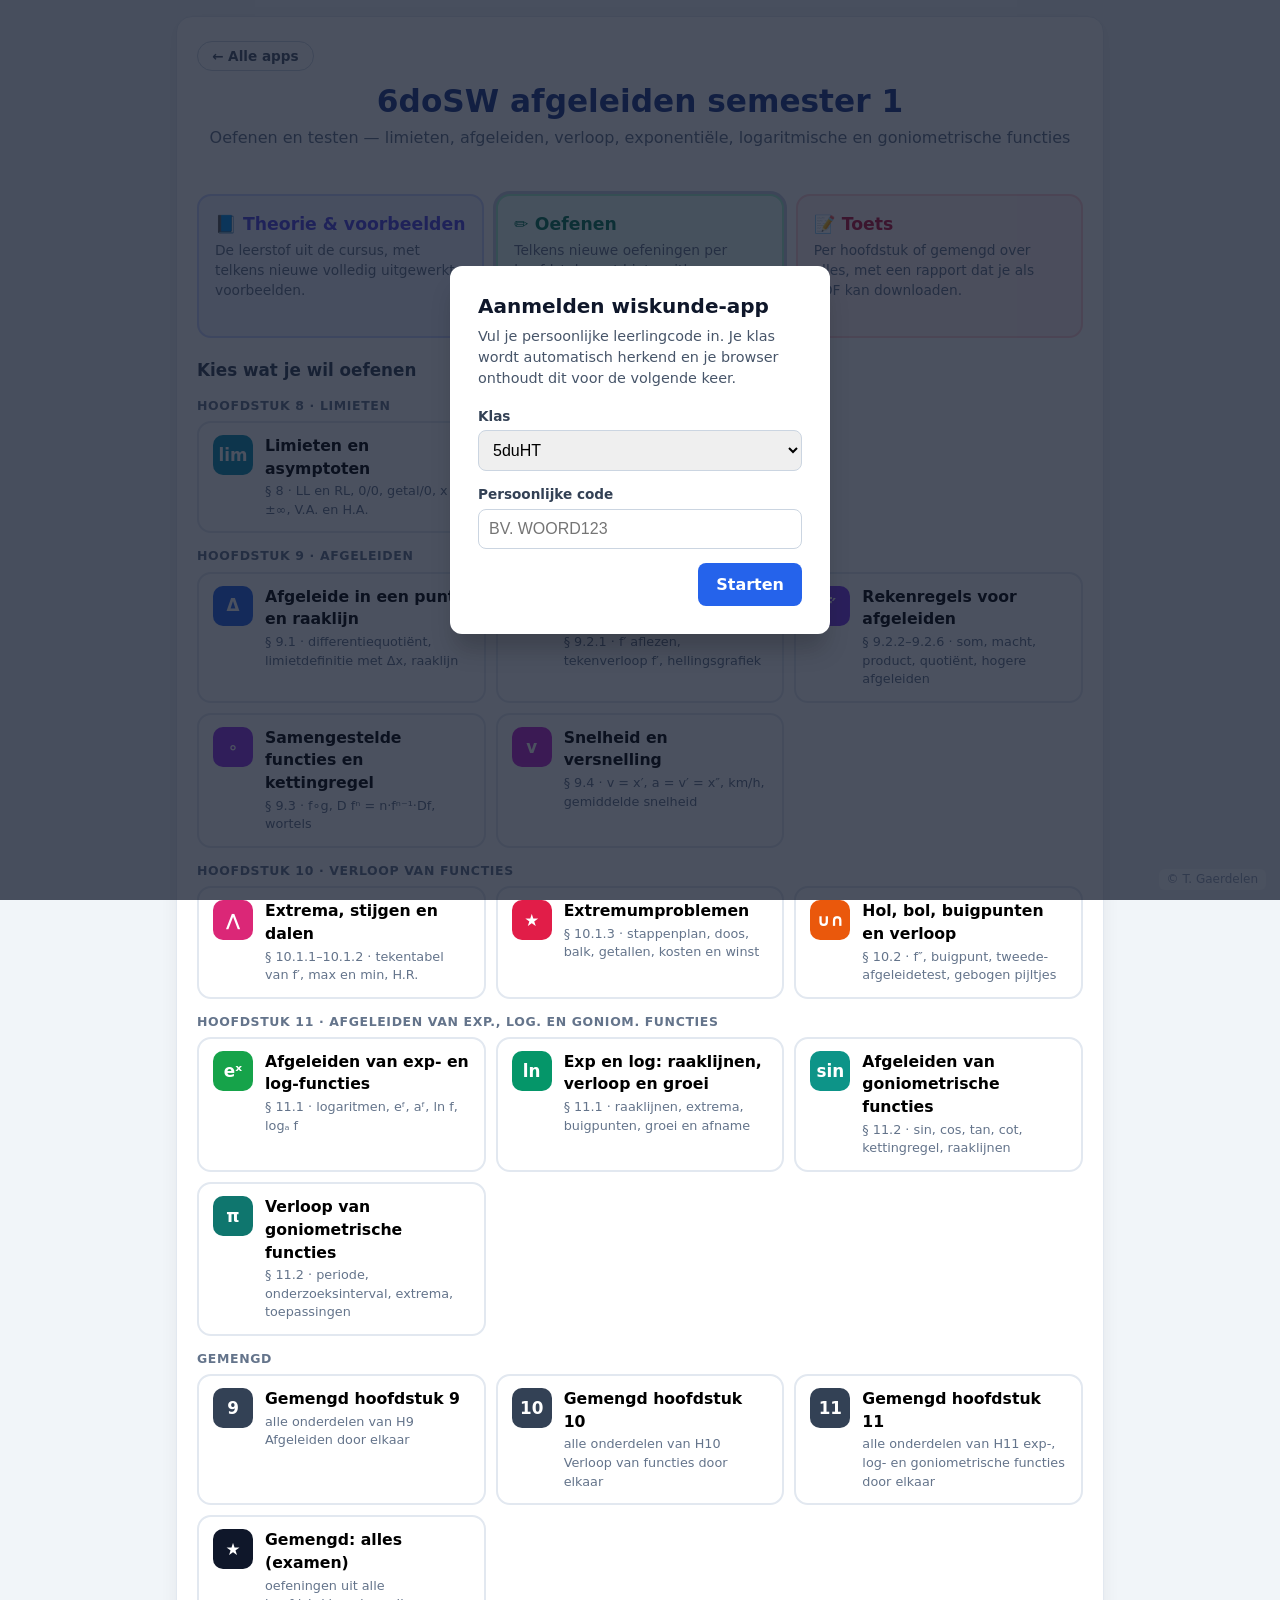
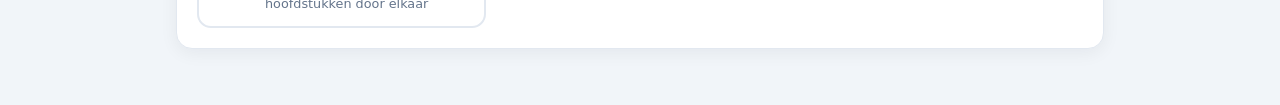
<file: 6doSW afgeleiden semester 1.html>
<!DOCTYPE html>
<html lang="nl">
<head>
<meta charset="UTF-8">
<meta name="viewport" content="width=device-width, initial-scale=1.0">
<title>6doSW afgeleiden semester 1</title>
<!-- Externe bibliotheken (vaste versies):
     KaTeX voor de wiskundige weergave, html2canvas + jsPDF voor het PDF-rapport,
     Patrick Hand voor de (handgeschreven) feedback van de leerkracht.
     Zonder internet werkt de app ook, maar dan worden formules als tekst getoond
     en kan het rapport niet als PDF gedownload worden. -->
<link rel="stylesheet" href="lib/katex/katex.min.css">
<link rel="stylesheet" href="lib/patrick-hand/patrick-hand.css">
<script src="lib/katex/katex.min.js"></script>
<script defer src="lib/html2canvas-1.4.1.min.js"></script>
<script defer src="lib/jspdf-2.5.1.umd.min.js"></script>
<style>
    :root {
        --bg: #f1f5f9; --kaart: #ffffff; --rand: #e2e8f0; --tekst: #1e293b; --zacht: #64748b; --heel-zacht: #94a3b8;
        --blauw: #1e3a8a; --blauw-licht: #eff6ff; --blauw-rand: #bfdbfe;
        --groen: #059669; --groen-donker: #047857; --groen-licht: #ecfdf5; --groen-rand: #a7f3d0;
        --rood: #e11d48; --rood-donker: #be123c; --rood-licht: #fff1f2; --rood-rand: #fecdd3;
        --oranje-licht: #fffbeb; --oranje-rand: #fde68a; --oranje-tekst: #92400e;
        --paars: #4f46e5; --paars-licht: #eef2ff; --paars-rand: #c7d2fe;
    }
    * { box-sizing: border-box; }
    html, body { margin: 0; padding: 0; }
    body { background: var(--bg); color: var(--tekst); font-family: system-ui, -apple-system, "Segoe UI", Roboto, Arial, sans-serif; line-height: 1.45; }
    #app { max-width: 960px; margin: 0 auto; padding: 16px 16px 56px; }
    button { font: inherit; cursor: pointer; }
    button:disabled { cursor: not-allowed; opacity: .5; }
    h1, h2, h3, h4 { margin: 0; line-height: 1.2; }
    p { margin: 0 0 8px; }
    .kaart { background: var(--kaart); border: 1px solid var(--rand); border-radius: 16px; box-shadow: 0 4px 18px rgba(15, 23, 42, .06); }
    .kaart-binnen { padding: 20px; }
    .grijs { color: var(--zacht); }
    .klein { font-size: .85rem; }
    .verborgen { display: none !important; }
    .katex { font-size: 1.08em; }
    .katex-display { margin: .5em 0; overflow-x: auto; overflow-y: hidden; padding: 2px 0; }

    /* ---------- knoppen ---------- */
    .knop { border: none; border-radius: 12px; padding: 11px 16px; font-weight: 700; transition: background .15s, transform .05s; display: inline-flex; align-items: center; justify-content: center; gap: 8px; }
    .knop:active:not(:disabled) { transform: translateY(1px); }
    .knop-groen { background: var(--groen); color: #fff; } .knop-groen:hover:not(:disabled) { background: var(--groen-donker); }
    .knop-rood { background: var(--rood); color: #fff; } .knop-rood:hover:not(:disabled) { background: var(--rood-donker); }
    .knop-blauw { background: var(--blauw); color: #fff; } .knop-blauw:hover:not(:disabled) { background: #172554; }
    .knop-donker { background: #1e293b; color: #fff; } .knop-donker:hover:not(:disabled) { background: #0f172a; }
    .knop-licht { background: #fff; color: var(--tekst); border: 1px solid var(--rand); } .knop-licht:hover:not(:disabled) { background: #f8fafc; }
    .knop-blauw-licht { background: var(--blauw-licht); color: var(--blauw); border: 1px solid var(--blauw-rand); } .knop-blauw-licht:hover:not(:disabled) { background: #dbeafe; }
    .knop-paars-licht { background: var(--paars-licht); color: var(--paars); border: 1px solid var(--paars-rand); } .knop-paars-licht:hover:not(:disabled) { background: #e0e7ff; }
    .knop-geel { background: #fef9c3; color: #854d0e; border: 1px solid #fde047; } .knop-geel:hover:not(:disabled) { background: #fef08a; }
    .knop-groot { padding: 15px 22px; font-size: 1.08rem; }
    .knop-klein { padding: 7px 11px; font-size: .88rem; border-radius: 9px; }
    .knop-rij { display: flex; flex-wrap: wrap; gap: 10px; }
    .linkknop { background: none; border: none; padding: 0; color: #2563eb; font-weight: 600; text-decoration: underline; }

    /* ---------- menu ---------- */
    .kop { text-align: center; padding: 24px 20px 6px; }
    .kop h1 { color: var(--blauw); font-size: 1.95rem; font-weight: 800; }
    .kop p { margin: 6px 0 0; color: var(--zacht); }
    .naam-rij { display: flex; gap: 10px; flex-wrap: wrap; margin-top: 16px; }
    .naam-rij .veld { flex: 1 1 200px; }
    .veld { display: flex; flex-direction: column; gap: 4px; font-size: .9rem; font-weight: 600; color: #475569; }
    .veld input, .veld select { font: inherit; font-weight: 500; padding: 10px 12px; border: 1px solid #cbd5e1; border-radius: 10px; background: #fff; }
    .modus-grid { display: grid; grid-template-columns: repeat(3, 1fr); gap: 12px; margin-top: 18px; }
    .modus { border-radius: 14px; padding: 16px; border: 2px solid var(--rand); background: #fff; text-align: left; display: flex; flex-direction: column; gap: 4px; }
    .modus b { font-size: 1.08rem; }
    .modus span { font-size: .86rem; color: var(--zacht); font-weight: 500; }
    .modus.theorie { border-color: var(--paars-rand); background: var(--paars-licht); } .modus.theorie b { color: var(--paars); }
    .modus.oefen { border-color: var(--groen-rand); background: var(--groen-licht); } .modus.oefen b { color: var(--groen-donker); }
    .modus.toets { border-color: var(--rood-rand); background: var(--rood-licht); } .modus.toets b { color: var(--rood-donker); }
    .modus.aan { box-shadow: 0 0 0 3px rgba(30, 58, 138, .25); }
    .sectie-titel { font-size: 1.05rem; color: #334155; margin: 20px 0 6px; font-weight: 800; }
    .cat-groep { font-size: .78rem; font-weight: 800; color: var(--zacht); text-transform: uppercase; letter-spacing: .05em; margin: 14px 0 6px; }
    .cat-grid { display: grid; grid-template-columns: repeat(auto-fill, minmax(260px, 1fr)); gap: 10px; }
    .cat { display: flex; gap: 12px; align-items: flex-start; text-align: left; background: #fff; border: 2px solid var(--rand); border-radius: 14px; padding: 12px 14px; }
    .cat:hover { border-color: #94a3b8; }
    .cat.aan { border-color: var(--blauw); background: var(--blauw-licht); }
    .cat .ico { flex: none; width: 40px; height: 40px; border-radius: 10px; display: flex; align-items: center; justify-content: center; font-size: 1.05rem; font-weight: 800; color: #fff; }
    .cat b { display: block; font-size: .98rem; }
    .cat small { display: block; color: var(--zacht); font-size: .8rem; margin-top: 2px; }
    .cat .stat { display: block; color: var(--groen-donker); font-size: .76rem; margin-top: 4px; font-weight: 700; }
    .keuze-rij { display: flex; flex-wrap: wrap; gap: 8px; }
    .keuze { flex: 1 1 120px; padding: 10px 12px; border-radius: 12px; border: 2px solid var(--rand); background: #fff; font-weight: 700; color: #334155; text-align: center; }
    .keuze small { display: block; font-weight: 500; color: var(--zacht); margin-top: 2px; font-size: .78rem; }
    .keuze.aan { border-color: var(--blauw); background: var(--blauw-licht); color: var(--blauw); }
    .instel { background: #f8fafc; border: 1px solid var(--rand); border-radius: 14px; padding: 14px 16px; margin-top: 14px; }
    .instel h3 { font-size: .98rem; color: #334155; margin-bottom: 8px; }
    .types-lijst { display: grid; grid-template-columns: repeat(auto-fill, minmax(270px, 1fr)); gap: 6px; }
    .type-optie { display: flex; gap: 8px; align-items: flex-start; font-size: .88rem; background: #fff; border: 1px solid var(--rand); border-radius: 10px; padding: 7px 10px; cursor: pointer; }
    .type-optie input { margin-top: 3px; accent-color: var(--groen); }
    .type-optie .niv { margin-left: auto; flex: none; }
    .snel { display: flex; gap: 6px; align-items: center; }
    .melding { margin-top: 12px; padding: 10px 14px; border-radius: 10px; background: var(--oranje-licht); border: 1px solid var(--oranje-rand); color: var(--oranje-tekst); font-size: .92rem; }

    /* ---------- labels ---------- */
    .label { font-size: .72rem; font-weight: 800; padding: 3px 10px; border-radius: 999px; background: #e2e8f0; color: #334155; text-transform: uppercase; letter-spacing: .03em; white-space: nowrap; }
    .label.n1 { background: #dcfce7; color: #166534; } .label.n2 { background: #fef9c3; color: #854d0e; } .label.n3 { background: #fee2e2; color: #991b1b; }
    .label.pt { background: #e0e7ff; color: #3730a3; }
    .label.gg { background: #e0f2fe; color: #075985; border: 1px solid #7dd3fc; text-transform: none; letter-spacing: 0; }

    /* ---------- oefen- en toetsscherm ---------- */
    .balk { display: flex; align-items: center; gap: 10px; padding: 12px 16px; color: #fff; border-radius: 16px 16px 0 0; flex-wrap: wrap; }
    .balk.oefen { background: #065f46; } .balk.toets { background: #881337; } .balk.theorie { background: #3730a3; }
    .balk h2 { font-size: 1.05rem; flex: 1 1 auto; }
    .balk .terug { background: rgba(255,255,255,.14); color: #fff; border: none; border-radius: 10px; padding: 8px 12px; font-weight: 600; }
    .balk .terug:hover { background: rgba(255,255,255,.25); }
    .teller { background: rgba(255,255,255,.14); border-radius: 999px; padding: 4px 12px; font-size: .86rem; font-weight: 600; white-space: nowrap; }
    .voortgang { height: 6px; background: #fecdd3; }
    .voortgang div { height: 100%; background: var(--rood); transition: width .3s; }
    .niveau-balk { display: flex; flex-wrap: wrap; gap: 6px; align-items: center; padding: 10px 16px; background: #f8fafc; border-bottom: 1px solid var(--rand); font-size: .88rem; }
    .niveau-balk .keuze { flex: 0 0 auto; padding: 5px 12px; font-size: .85rem; }
    .opgave { background: #f8fafc; border: 1px solid var(--rand); border-radius: 14px; padding: 14px 16px 16px; }
    .opgave-labels { display: flex; flex-wrap: wrap; gap: 6px; margin-bottom: 8px; align-items: center; }
    .opgave-titel { font-weight: 800; color: #334155; margin-right: 4px; }
    .opgave-tekst { font-size: 1.04rem; }
    .opgave-tekst .katex-display { text-align: left; }
    .opgave-tekst .katex-display > .katex { text-align: left; }
    .figuur { display: flex; justify-content: center; margin: 8px 0 2px; flex-wrap: wrap; gap: 10px; }
    .grafiek { max-width: 100%; height: auto; }
    .deel { margin-top: 14px; border: 1px solid var(--rand); border-radius: 14px; padding: 12px 14px; background: #fff; }
    .deel.juist { border-color: var(--groen-rand); background: #fbfffd; }
    .deel.fout { border-color: var(--rood-rand); }
    .deel-kop { display: flex; gap: 8px; align-items: baseline; margin-bottom: 8px; }
    .deel-kop .letter { font-weight: 800; color: var(--blauw); flex: none; }
    .deel-kop .vraag { flex: 1; min-width: 0; overflow-x: auto; overflow-y: hidden; }
    .deel-kop .ptn { flex: none; font-size: .78rem; color: var(--zacht); font-weight: 700; }
    .invoer { padding: 10px 12px; font-size: 1.05rem; font-family: ui-monospace, Consolas, monospace; border: 2px solid #cbd5e1; border-radius: 10px; outline: none; background: #fff; min-width: 0; }
    .invoer:focus { border-color: #3b82f6; }
    .invoer:disabled { background: #f1f5f9; color: var(--zacht); }
    .invoer.breed { width: 100%; }
    .invoer.co { width: 110px; text-align: center; }
    .rij { display: flex; align-items: center; gap: 8px; flex-wrap: wrap; margin: 6px 0; }
    .rij .lbl { font-size: 1.05rem; white-space: nowrap; }
    .rij .haak { font-size: 1.4rem; color: #475569; }
    .rij.vgl .invoer { flex: 1 1 260px; }
    .preview { min-height: 30px; margin-top: 4px; padding: 4px 10px; border: 1px dashed #cbd5e1; border-radius: 10px; background: #fcfdff; font-size: 1.02rem; overflow-x: auto; overflow-y: hidden; }
    .preview:empty { display: none; }
    .preview .lees-fout { color: #b45309; font-size: .88rem; }
    .opties { display: flex; flex-direction: column; gap: 6px; }
    .optie { display: flex; gap: 10px; align-items: flex-start; padding: 9px 12px; border: 2px solid var(--rand); border-radius: 10px; cursor: pointer; background: #fff; overflow-x: auto; }
    .optie:hover { border-color: #94a3b8; }
    .optie input { margin-top: 4px; accent-color: var(--blauw); flex: none; }
    .optie.gekozen { border-color: var(--blauw); background: var(--blauw-licht); }
    .opties.janee { flex-direction: row; flex-wrap: wrap; }
    .opties.janee .optie { flex: 1 1 140px; }
    .opties.raster { display: grid; grid-template-columns: repeat(auto-fill, minmax(230px, 1fr)); }
    .opties.raster .optie { justify-content: center; }
    .feedback { margin-top: 10px; padding: 10px 14px; border-radius: 10px; display: flex; gap: 10px; align-items: flex-start; font-size: .96rem; }
    .feedback .ico { font-size: 1.15rem; line-height: 1.2; flex: none; }
    .feedback.juist { background: var(--groen-licht); border: 1px solid var(--groen-rand); color: #065f46; }
    .feedback.fout { background: var(--rood-licht); border: 1px solid var(--rood-rand); color: #9f1239; }
    .feedback.info { background: var(--oranje-licht); border: 1px solid var(--oranje-rand); color: var(--oranje-tekst); }
    .hulp { margin-top: 14px; background: var(--blauw-licht); border: 1px solid var(--blauw-rand); border-radius: 12px; padding: 12px 16px; overflow-x: auto; }
    .hulp h3 { font-size: .98rem; color: var(--blauw); margin-bottom: 6px; }
    .hulp ol { margin: 0; padding-left: 22px; }
    .hulp li { margin: 6px 0; }
    .uitwerking { margin-top: 14px; background: #fff; border: 1px solid var(--paars-rand); border-radius: 12px; padding: 12px 16px; overflow-x: auto; }
    .uitwerking h3 { font-size: .98rem; color: var(--paars); margin-bottom: 6px; }
    .stappen { margin: 0; padding-left: 0; list-style: none; }
    .stappen li { margin: 6px 0; line-height: 1.55; }
    .stappen li.sub { padding-left: 18px; }
    .stappen li.kader { border-top: 1px solid var(--paars-rand); padding-top: 8px; margin-top: 10px; font-weight: 700; color: var(--blauw); }
    .stappen .katex-display { margin: .25em 0; text-align: left; }
    .stappen .katex-display > .katex { text-align: left; }
    .actie-rij { display: flex; flex-wrap: wrap; gap: 8px; margin-top: 14px; }
    .actie-rij .knop { flex: 1 1 140px; }
    .werkbalk { display: flex; flex-wrap: wrap; gap: 4px; margin-top: 6px; }
    .werkbalk button { border: 1px solid #cbd5e1; background: #f8fafc; border-radius: 7px; padding: 3px 9px; font-size: .9rem; font-family: ui-monospace, Consolas, monospace; color: #334155; }
    .werkbalk button:hover { background: var(--blauw-licht); }
    .werkbalk button.woord { font-family: inherit; }
    details.typhulp { margin-top: 14px; border: 1px solid var(--rand); border-radius: 12px; background: #fff; }
    details.typhulp summary { cursor: pointer; padding: 9px 14px; font-weight: 700; color: #334155; font-size: .92rem; }
    details.typhulp .inhoud { padding: 0 14px 12px; font-size: .88rem; }
    .typtabel { width: 100%; border-collapse: collapse; }
    .typtabel td { padding: 4px 6px; border-top: 1px solid #f1f5f9; vertical-align: middle; }
    .typtabel code { background: #f1f5f9; padding: 2px 6px; border-radius: 6px; font-size: .86rem; }
    .sessie { display: flex; gap: 6px; flex-wrap: wrap; font-size: .85rem; color: var(--zacht); margin-top: 12px; align-items: center; }
    .bolletje { width: 12px; height: 12px; border-radius: 50%; display: inline-block; }
    .bolletje.g { background: #10b981; } .bolletje.h { background: #f59e0b; } .bolletje.f { background: #f43f5e; }
    .toets-nav { display: flex; flex-wrap: wrap; gap: 6px; margin-top: 14px; }
    .toets-nav button { width: 36px; height: 36px; border-radius: 9px; border: 2px solid var(--rand); background: #fff; font-weight: 700; color: #334155; }
    .toets-nav button.ingevuld { background: #e0e7ff; border-color: #a5b4fc; }
    .toets-nav button.huidig { border-color: var(--rood); }

    /* ---------- feedback van de leerkracht (handgeschreven stijl) ---------- */
    .leerkracht { margin-top: 10px; padding: 10px 16px 8px; border-radius: 12px; background: #fffdf4; border: 1px solid #f2e6c4; border-left: 6px solid #dc2626;
        font-family: 'Patrick Hand', 'Segoe Print', 'Bradley Hand', 'Comic Sans MS', cursive; color: #b91c1c; font-size: 1.12rem; line-height: 1.4; overflow-x: auto; }
    .leerkracht.goed { border-left-color: #059669; color: #047857; }
    .leerkracht p { margin: 4px 0; }
    .lk-kop { font-size: 1.28rem; font-weight: 700; }
    .lk-fout { margin: 2px 0 4px; }
    .lk-fout b { text-decoration: underline wavy #ef4444; text-underline-offset: 5px; text-decoration-thickness: 1px; }
    .lk-rij { display: flex; align-items: center; gap: 10px; flex-wrap: wrap; margin: 6px 0; }
    .lk-wie { min-width: 90px; }
    .lk-omcirkeld { display: inline-block; border: 2px solid #ef4444; border-radius: 46% 54% 50% 50% / 60% 48% 52% 40%; padding: 6px 16px 3px; transform: rotate(-1deg); color: #1e293b; max-width: 100%; overflow-x: auto; }
    .lk-juist { display: inline-block; color: #1e293b; padding: 0 10px 2px; border-bottom: 2px solid #10b981; max-width: 100%; overflow-x: auto; }
    .leerkracht .katex-display { margin: 0; }
    .leerkracht .katex { color: #1e293b; font-size: 1em; }
    .lk-tip { color: #1d4ed8; }
    .lk-lijst { margin: 4px 0 6px; padding-left: 24px; }
    .lk-lijst li { margin: 3px 0; }
    .lk-groot { font-size: 1.2rem; margin: 16px 0 4px; }
    .lk-mini { font-size: 1.02rem; padding: 6px 12px 5px; margin-top: 6px; }
    .lk-mini .lk-kop { font-size: 1.08rem; }

    /* ---------- theorie ---------- */
    .theorie-blok { margin-top: 14px; border: 1px solid var(--rand); border-radius: 14px; padding: 14px 16px; background: #fff; overflow-x: auto; }
    .theorie-blok h3 { font-size: 1.04rem; color: var(--paars); margin-bottom: 8px; }
    .theorie-blok ul, .theorie-blok ol { margin: 4px 0 8px; padding-left: 22px; }
    .theorie-blok li { margin: 4px 0; }
    .formule-kader { background: #fff7ed; border: 1px solid #fed7aa; border-radius: 10px; padding: 8px 12px; margin: 8px 0; overflow-x: auto; }
    .formule-kader .katex-display { margin: .2em 0; }
    .voorbeeld-knoppen { display: flex; flex-wrap: wrap; gap: 6px; margin-top: 10px; }
    .voorbeeld-vak { margin-top: 12px; border: 2px dashed var(--paars-rand); border-radius: 12px; padding: 12px 14px; background: #fafaff; }
    .th-inhoud { display: flex; flex-wrap: wrap; gap: 6px; margin-top: 8px; }

    /* ---------- rapport ---------- */
    .rapport-kop { text-align: center; }
    .rapport-info { color: var(--zacht); margin-top: 6px; font-size: .95rem; }
    .score { display: inline-block; margin-top: 14px; padding: 10px 26px; border-radius: 999px; background: #f1f5f9; font-size: 1.45rem; font-weight: 800; }
    .score.goed { color: #047857; } .score.matig { color: #b45309; } .score.zwak { color: #be123c; }
    .vraag-kop { display: flex; justify-content: space-between; align-items: center; gap: 10px; margin-bottom: 6px; }
    .vraag-kop h3 { font-size: 1rem; }
    .stempel { font-size: .75rem; font-weight: 800; padding: 3px 10px; border-radius: 6px; white-space: nowrap; }
    .juist .stempel { background: #a7f3d0; color: #065f46; } .fout .stempel { background: #fecdd3; color: #9f1239; } .deels .stempel { background: #fde68a; color: #92400e; } .neutraal .stempel { background: #e2e8f0; color: #334155; }
    .antw-deel { background: rgba(255,255,255,.8); border-radius: 10px; padding: 8px 12px; margin-top: 8px; }
    .antw-deel .tit { font-size: .74rem; font-weight: 800; color: var(--zacht); text-transform: uppercase; letter-spacing: .04em; }
    .antw-grid { display: grid; grid-template-columns: 1fr 1fr; gap: 10px; }
    .antw-grid > div { min-width: 0; overflow-x: auto; overflow-y: hidden; }
    .antw-deel .katex-display { margin: 2px 0; text-align: left; }
    .antw-deel .katex-display > .katex { text-align: left; }
    .antw-deel .fb { font-size: .88rem; margin-top: 4px; }
    .samenvatting-tabel { width: 100%; border-collapse: collapse; margin-top: 12px; font-size: .92rem; }
    .samenvatting-tabel th, .samenvatting-tabel td { padding: 6px 8px; border-bottom: 1px solid var(--rand); text-align: left; }
    .samenvatting-tabel th { background: #f8fafc; }

    /* ---------- rapportblokken (scherm en PDF) ---------- */
    .rapport { line-height: 1.45; color: var(--tekst); }
    .vk { border-left: 8px solid #cbd5e1; background: #f8fafc; padding: 6px 16px; overflow-x: auto; overflow-y: hidden; }
    .vk.eerste { margin-top: 14px; border-top-right-radius: 12px; padding-top: 12px; }
    .vk.laatste { border-bottom-right-radius: 12px; padding-bottom: 12px; }
    .vk.juist { background: var(--groen-licht); border-color: #10b981; }
    .vk.fout { background: var(--rood-licht); border-color: #f43f5e; }
    .vk.deels { background: var(--oranje-licht); border-color: #f59e0b; }
    .vk.neutraal { background: #f8fafc; border-color: #94a3b8; }
    .vk .opgave-tekst { font-size: .98rem; }
    .vk .opgave-tekst .katex-display { margin: .3em 0; }
    .vk .tit { font-size: .74rem; font-weight: 800; color: var(--zacht); text-transform: uppercase; letter-spacing: .04em; margin-bottom: 2px; }
    .vk .stappen li { margin: 3px 0; }
    .verberg-uitw .vk-uitw { display: none; }
    .rapport-kop-blok { text-align: center; padding: 6px 0 4px; }
    .rapport-kop-blok h2 { font-size: 1.6rem; font-weight: 800; color: var(--blauw); }

    /* ---------- PDF-opbouw (buiten beeld) ---------- */
    .pdf-bron { position: fixed; left: -10000px; top: 0; width: 700px; background: #fff; font-size: 14px; }
    /* html2canvas legt een pagina het betrouwbaarst vast als ze linksboven in het document staat (achter de app) */
    .pdf-pagina { position: absolute; left: 0; top: 0; z-index: -1; width: 700px; background: #fff; font-size: 14px; }
    .pdf-pagina .katex-display, .pdf-bron .katex-display { overflow: visible; }
    .pdf-pagina .vk, .pdf-bron .vk, .pdf-pagina .leerkracht, .pdf-bron .leerkracht { overflow: visible; }

    /* ---------- naamvermelding ---------- */
    .maker-credit { position: fixed; right: 14px; bottom: 10px; font-size: 12px; color: var(--heel-zacht); background: rgba(255,255,255,.85); padding: 2px 8px; border-radius: 6px; pointer-events: none; z-index: 50; }
    .rapport-credit { display: none; }

    @media (max-width: 680px) {
        #app { padding: 10px 10px 48px; }
        .kaart-binnen { padding: 14px; }
        .kop h1 { font-size: 1.5rem; }
        .modus-grid { grid-template-columns: 1fr; }
        .antw-grid { grid-template-columns: 1fr; }
        .invoer.co { width: 84px; }
        .maker-credit { position: static; display: block; text-align: right; background: none; margin: -40px 12px 14px; }
    }
    @media print {
        body { background: #fff; }
        #app { max-width: none; padding: 0; }
        .geen-print, .maker-credit { display: none !important; }
        .kaart { box-shadow: none; border: none; }
        .rapport-credit { display: block; text-align: right; font-size: 11px; color: #94a3b8; margin-top: 16px; }
    }
</style>
</head>
<body>

<!-- PORTAAL-KOPPELING (zelfde blok in elke app): terug naar het portaal en de leerlingcode.
     De apps vragen of bewaren geen naam; enkel de anonieme code van het portaal wordt getoond. -->
<style>
    .portaal-terug { display: inline-block; margin: 0 0 12px; padding: 6px 14px; border: 1px solid #cbd5e1; border-radius: 999px; background: #fff; color: #475569; font: 600 .85rem system-ui, -apple-system, 'Segoe UI', sans-serif; text-decoration: none; }
    .portaal-terug:hover { background: #f1f5f9; color: #1e293b; }
    .portaal-terug-rij { text-align: left; }
    .leerling-code { position: fixed; left: 14px; bottom: 10px; font: 11px system-ui, -apple-system, 'Segoe UI', sans-serif; color: #94a3b8; background: rgba(255,255,255,.85); padding: 2px 8px; border-radius: 6px; pointer-events: none; z-index: 50; }
    @media print { .portaal-terug-rij, .leerling-code { display: none !important; } }
</style>
<script>
    // Anonieme leerlingcode en klas, zoals ingesteld in het portaal (index.html)
    function leerlingCode() {
        try { return (localStorage.getItem('wisk_leerling_code') || '').trim().toUpperCase().replace(/[^A-Z0-9_-]/g, '').slice(0, 20); } catch (e) { return ''; }
    }
    function portaalKlas() {
        try { const k = (localStorage.getItem('wisk_leerling_klas') || '').trim(); return k === 'alle klassen' ? '' : k.replace(/[^\p{L}\p{N} _-]/gu, '').slice(0, 20); } catch (e) { return ''; }
    }
    // Resultaten doorgeven aan het dashboard (via tracker.js). Bewaart nooit wat de leerling intypte:
    // enkel welke oefening, juist of fout, en de soort fout.
    function portaalLogOpgave(juist, module, fout, details) {
        try { if (window.WiskundeTracker) WiskundeTracker.logOpgave({ isCorrect: !!juist, moduleId: module, foutCategorie: fout || null, details: details || {} }); } catch (e) { /* loggen mag de app nooit storen */ }
    }
    function portaalLogToets(procent, duur, module, details) {
        try { if (window.WiskundeTracker) WiskundeTracker.logToets({ scoreProcent: procent, duurSeconden: duur || 0, moduleId: module, details: details || {} }); } catch (e) { /* loggen mag de app nooit storen */ }
    }
    window.addEventListener('DOMContentLoaded', () => {
        const code = leerlingCode();
        if (!code || window.WiskundeTracker) return; // de tracker toont de code al zelf
        const el = document.createElement('div');
        el.className = 'leerling-code';
        el.setAttribute('data-html2canvas-ignore', '');
        el.textContent = code;
        document.body.appendChild(el);
    });
</script>
<div id="app"></div>
<div class="maker-credit" data-html2canvas-ignore>© T. Gaerdelen</div>
<div id="pdf-bron" class="pdf-bron" aria-hidden="true"></div>
<script>
'use strict';
// =====================================================================
// 1. KERN: hulpjes, toevalsgetallen, breuken, veeltermen, LaTeX
// =====================================================================
const L = String.raw;          // LaTeX zonder dubbele backslashes
const esc = s => String(s).replace(/[&<>"']/g, c => ({ '&': '&amp;', '<': '&lt;', '>': '&gt;', '"': '&quot;', "'": '&#39;' }[c]));
class LeesFout extends Error { constructor(m) { super(m); this.leesfout = true; } }

function kt(tex, groot = false) {
    if (window.katex) {
        try { return katex.renderToString(String(tex), { throwOnError: false, displayMode: groot, strict: 'ignore' }); }
        catch (e) { /* val terug op gewone tekst */ }
    }
    return '<code>' + esc(tex) + '</code>';
}
// tekst met $...$ (inline) en $$...$$ (groot) omzetten naar HTML
function wis(s) {
    if (s === undefined || s === null) return '';
    return String(s).split('$$').map((deel, i) => i % 2 ? kt(deel, true) : deel.split('$').map((d, j) => j % 2 ? kt(L`\displaystyle ` + d) : d).join('')).join('');
}

// ---------- toevalsgetallen met zaad ----------
class Rnd {
    constructor(seed) { this.s = (seed >>> 0) || 123456789; }
    r() { let t = (this.s = (this.s + 0x6D2B79F5) >>> 0); t = Math.imul(t ^ (t >>> 15), t | 1); t ^= t + Math.imul(t ^ (t >>> 7), t | 61); return ((t ^ (t >>> 14)) >>> 0) / 4294967296; }
    int(a, b) { return a + Math.floor(this.r() * (b - a + 1)); }
    nz(a, b) { for (;;) { const v = this.int(a, b); if (v !== 0) return v; } }
    zonder(a, b, ...niet) { for (let i = 0; i < 500; i++) { const v = this.int(a, b); if (!niet.includes(v)) return v; } return a; }
    pick(a) { return a[Math.floor(this.r() * a.length)]; }
    sign() { return this.r() < 0.5 ? -1 : 1; }
    kans(p) { return this.r() < p; }
    schud(a) { const b = a.slice(); for (let i = b.length - 1; i > 0; i--) { const j = Math.floor(this.r() * (i + 1)); [b[i], b[j]] = [b[j], b[i]]; } return b; }
}
function herhaal(fn, n = 300) {
    for (let i = 0; i < n; i++) { const x = fn(i); if (x) return x; }
    throw new Error('herhaal: geen geschikte waarden gevonden');
}

// ---------- breuken ----------
function ggd(a, b) { a = Math.abs(a); b = Math.abs(b); while (b) { const t = a % b; a = b; b = t; } return a; }
class Fr {
    constructor(n, d = 1) {
        if (!Number.isInteger(n) || !Number.isInteger(d)) throw new Error('Fr: geen geheel getal ' + n + '/' + d);
        if (d === 0) throw new Error('Fr: deling door nul');
        if (d < 0) { n = -n; d = -d; }
        const g = ggd(n, d) || 1;
        this.n = n / g; this.d = d / g;
        if (this.n === 0) { this.n = 0; this.d = 1; }
        if (!Number.isSafeInteger(this.n) || !Number.isSafeInteger(this.d)) throw new Error('Fr: te groot');
    }
    static of(x) {
        if (x instanceof Fr) return x;
        if (Number.isInteger(x)) return new Fr(x, 1);
        if (typeof x === 'number' && Number.isFinite(x)) {
            for (const d of [2, 3, 4, 5, 6, 8, 9, 10, 12, 16, 20, 25, 50, 100, 1000, 10000, 100000]) {
                const n = Math.round(x * d);
                if (Math.abs(n / d - x) < 1e-12) return new Fr(n, d);
            }
        }
        throw new Error('Fr.of: ' + x);
    }
    plus(b) { b = Fr.of(b); return new Fr(this.n * b.d + b.n * this.d, this.d * b.d); }
    min(b) { b = Fr.of(b); return new Fr(this.n * b.d - b.n * this.d, this.d * b.d); }
    maal(b) { b = Fr.of(b); return new Fr(this.n * b.n, this.d * b.d); }
    door(b) { b = Fr.of(b); if (b.n === 0) throw new Error('Fr: deling door nul'); return new Fr(this.n * b.d, this.d * b.n); }
    neg() { return new Fr(-this.n, this.d); }
    abs() { return new Fr(Math.abs(this.n), this.d); }
    macht(k) { let r = F(1); for (let i = 0; i < k; i++) r = r.maal(this); return r; }
    get nul() { return this.n === 0; }
    get geheel() { return this.d === 1; }
    gelijk(b) { b = Fr.of(b); return this.n === b.n && this.d === b.d; }
    get v() { return this.n / this.d; }
    teken() { return Math.sign(this.n); }
    tex() { if (this.d === 1) return String(this.n); return (this.n < 0 ? '-' : '') + L`\frac{${Math.abs(this.n)}}{${this.d}}`; }
    txt() { return this.d === 1 ? String(this.n) : `${this.n}/${this.d}`; }
    txtP() { return this.d === 1 ? String(this.n) : `(${this.n}/${this.d})`; }
    texP() { return this.n < 0 || this.d !== 1 ? L`\left(${this.tex()}\right)` : this.tex(); }   // met haakjes indien nodig
}
const F = (n, d = 1) => new Fr(n, d);

// ---------- getallen in het Nederlands ----------
function rond(x, d = 2) { const f = Math.pow(10, d); return Math.round(x * f) / f; }
function nl(x, d = 2) {
    let s = rond(x, d).toFixed(d);
    if (s.includes('.')) s = s.replace(/0+$/, '').replace(/\.$/, '');
    if (s === '-0') s = '0';
    return s.replace('.', ',');
}
const nlTex = (x, d = 2) => nl(x, d).replace(',', '{,}');
const isMooi = x => Math.abs(rond(x, 6) - x) < 1e-12;   // eindig decimaal getal

// ---------- veeltermen met breuken als coëfficiënten ----------
class Poly {
    constructor(c) { this.c = (c && c.length ? c : [0]).map(Fr.of); while (this.c.length > 1 && this.c[this.c.length - 1].nul) this.c.pop(); }
    static hl(...a) { return new Poly(a.slice().reverse()); }               // hoogste graad eerst
    static lin(a) { return new Poly([Fr.of(a).neg(), 1]); }                 // x − a
    static of(q) { return q instanceof Poly ? q : new Poly([q]); }
    static wortels(k, roots) { let p = new Poly([k]); for (const r of roots) p = p.mul(Poly.lin(r)); return p; }
    get deg() { return this.c.length - 1; }
    get nul() { return this.c.length === 1 && this.c[0].nul; }
    get lead() { return this.c[this.c.length - 1]; }
    co(i) { return this.c[i] || F(0); }
    add(q) { q = Poly.of(q); const n = Math.max(this.c.length, q.c.length); return new Poly(Array.from({ length: n }, (_, i) => this.co(i).plus(q.co(i)))); }
    sub(q) { return this.add(Poly.of(q).neg()); }
    neg() { return new Poly(this.c.map(x => x.neg())); }
    scale(k) { return new Poly(this.c.map(x => x.maal(k))); }
    mul(q) { q = Poly.of(q); const r = Array(this.c.length + q.c.length - 1).fill(F(0)); this.c.forEach((a, i) => q.c.forEach((b, j) => { r[i + j] = r[i + j].plus(a.maal(b)); })); return new Poly(r); }
    pow(n) { let r = new Poly([1]); for (let i = 0; i < n; i++) r = r.mul(this); return r; }
    d() { return this.c.length === 1 ? new Poly([0]) : new Poly(this.c.slice(1).map((x, i) => x.maal(i + 1))); }
    at(x) { x = Fr.of(x); let r = F(0); for (let i = this.c.length - 1; i >= 0; i--) r = r.maal(x).plus(this.c[i]); return r; }
    num(x) { let r = 0; for (let i = this.c.length - 1; i >= 0; i--) r = r * x + this.c[i].v; return r; }
    get termen() { return this.c.filter(x => !x.nul).length; }
    // deling door (x − a) met Horner: { q, rest, schema }
    horner(a) {
        a = Fr.of(a);
        const hoog = this.c.slice().reverse(), onder = [], res = [];
        let acc = F(0);
        hoog.forEach((k, i) => { const m = i === 0 ? null : acc.maal(a); onder.push(m); acc = i === 0 ? k : k.plus(m); res.push(acc); });
        const rest = res.pop();
        const q = new Poly(res.slice().reverse());
        const n = hoog.length;
        const schema = L`\begin{array}{c|${'c'.repeat(n)}} & ${hoog.map(k => k.tex()).join(' & ')} \\ ${a.tex()} & ${onder.map(m => m === null ? L`\downarrow` : m.tex()).join(' & ')} \\ \hline & ${res.map(k => k.tex()).join(' & ')} & ${rest.tex()} \end{array}`;
        return { q, rest, schema };
    }
    tex(v = 'x') {
        const V = v.length > 1 ? L`\left(${v}\right)` : v;
        let s = '';
        for (let i = this.c.length - 1; i >= 0; i--) {
            const k = this.c[i];
            if (k.nul) continue;
            const neg = k.n < 0, a = k.abs();
            const co = i > 0 && a.n === 1 && a.d === 1 ? '' : a.tex();
            const xs = i === 0 ? '' : i === 1 ? v : `${V}^{${i}}`;
            const t = co + (co && xs && a.d !== 1 ? ' ' : '') + xs;
            s += s ? (neg ? ' - ' : ' + ') + t : (neg ? '-' : '') + t;
        }
        return s || '0';
    }
    txt(v = 'x') {
        let s = '';
        for (let i = this.c.length - 1; i >= 0; i--) {
            const k = this.c[i];
            if (k.nul) continue;
            const neg = k.n < 0, a = k.abs();
            const co = i > 0 && a.n === 1 && a.d === 1 ? '' : (i > 0 ? a.txtP() : a.txt());
            const xs = i === 0 ? '' : i === 1 ? v : `${v}^${i}`;
            s += s ? (neg ? '-' : '+') + co + xs : (neg ? '-' : '') + co + xs;
        }
        return s || '0';
    }
    texP(v = 'x') { return this.termen > 1 || this.lead.n < 0 ? L`\left(${this.tex(v)}\right)` : this.tex(v); }
}

// ---------- LaTeX-hulpjes ----------
const par = t => L`\left(${t}\right)`;
const fr = (a, b) => L`\frac{${a}}{${b}}`;
const dfr = (a, b) => L`\dfrac{${a}}{${b}}`;
function texV(x) { return x instanceof Fr ? x.tex() : typeof x === 'number' ? (Number.isInteger(x) ? String(x) : nlTex(x, 4)) : String(x); }
function texVP(x) { const t = texV(x); return /^-/.test(t) || (x instanceof Fr && !x.geheel) ? par(t) : t; }
const ptTex = (x, y) => { const a = texV(x), b = texV(y); const sep = /\{,\}/.test(a + b) ? ';\\,' : ',\\,'; return L`\left(${a}${sep}${b}\right)`; };
const limTex = (a, zijde = '', v = 'x') => zijde === '<' ? L`\lim\limits_{${v} \underset{<}{\to} ${a}}` : zijde === '>' ? L`\lim\limits_{${v} \underset{>}{\to} ${a}}` : L`\lim\limits_{${v} \to ${a}}`;
const infTex = s => s === '+inf' ? L`+\infty` : s === '-inf' ? L`-\infty` : s;
// veelterm met waarde a ingevuld, bv. 2·(−1)² − 3·(−1) + 1
function invulTex(p, a) {
    const A = Fr.of(a), At = A.texP();
    let s = '';
    for (let i = p.c.length - 1; i >= 0; i--) {
        const k = p.c[i];
        if (k.nul) continue;
        const neg = k.n < 0, ka = k.abs();
        let t;
        if (i === 0) t = ka.tex();
        else { const m = i === 1 ? At : `${At}^{${i}}`; t = ka.n === 1 && ka.d === 1 ? m : L`${ka.tex()} \cdot ${m}`; }
        s += s ? (neg ? ' - ' : ' + ') + t : (neg ? '-' : '') + t;
    }
    return s || '0';
}
// rechte y = m·x + q als tekst (m en q zijn Fr)
const rechteTex = (m, q) => 'y = ' + new Poly([q, m]).tex();
const rechteTxt = (m, q) => new Poly([q, m]).txt();

// =====================================================================
// 2. LEZER: wat de leerling typt omzetten naar een rekenboom
// =====================================================================
const Expr = (() => {
    const NAMEN = ['sqrt', 'sin', 'cos', 'tan', 'cot', 'exp', 'abs', 'log', 'ln', 'pi', 'e'];
    const FN = new Set(['sqrt', 'sin', 'cos', 'tan', 'cot', 'exp', 'abs', 'log', 'ln']);
    function voorbereid(s) {
        // n-demachtswortel zoals op papier: ³√(x), ∛x → interne notatie @3(x) (zie wortel.js)
        if (window.WORTEL) s = WORTEL.omzetten(s, (n, a) => n === 2 ? `sqrt(${a})` : `@${n}(${a})`);
        return String(s)
            .replace(/[−–—]/g, '-').replace(/[·×∙⋅]/g, '*').replace(/÷/g, '/').replace(/π/g, 'pi').replace(/√/g, 'sqrt').replace(/[Δ∆]\s*x/g, 'dx')
            .replace(/²/g, '^2').replace(/³/g, '^3').replace(/⁴/g, '^4').replace(/⁵/g, '^5')
            .replace(/(\d),(?=\d)/g, '$1.').replace(/[[{]/g, '(').replace(/[\]}]/g, ')');
    }
    function onbekend(w, vars) {
        const vv = vars.map(v => v === 'dx' ? 'Δx' : v);
        return `Ik ken "${w}" niet.` + (vv.length ? ` Gebruik de variabele ${vv.join(' of ')}.` : ' Hier hoort een getal (enkel e en π zijn toegelaten als letter).');
    }
    function tokens(s, vars) {
        const namen = [...new Set([...NAMEN, ...vars])].sort((a, b) => b.length - a.length);
        const T = [];
        let i = 0;
        while (i < s.length) {
            const c = s[i];
            if (c === ' ' || c === '\t') { i++; continue; }
            if (/[0-9.]/.test(c)) {
                const m = s.slice(i).match(/^(\d+(?:\.\d*)?|\.\d+)/);
                if (!m) throw new LeesFout('Ik kan dit getal niet lezen.');
                T.push({ t: 'num', v: parseFloat(m[1]), s: m[1].replace(/\.$/, '') });
                i += m[1].length;
                continue;
            }
            if (/[a-zA-Z]/.test(c)) {
                const woord = s.slice(i).match(/^[a-zA-Z]+/)[0], w = woord.toLowerCase();
                let j = 0, extra = 0;
                while (j < w.length) {
                    const naam = namen.find(n => w.startsWith(n, j));
                    if (!naam) throw new LeesFout(onbekend(woord.slice(j), vars));
                    j += naam.length;
                    if (FN.has(naam)) {
                        const tk = { t: 'fn', n: naam };
                        if (naam === 'log' && j === w.length) {
                            const rest = s.slice(i + woord.length);
                            const m = rest.match(/^_\s*(?:\(\s*(\d+(?:\.\d+)?)\s*\)|(\d+(?:\.\d+)?))/) || rest.match(/^(\d+)(?=\s*\()/);
                            if (m) { tk.base = parseFloat(m[1] || m[2]); extra = m[0].length; if (!(tk.base > 0) || tk.base === 1) throw new LeesFout('Het grondtal van een logaritme moet positief zijn en verschillend van 1.'); }
                        }
                        T.push(tk);
                    } else if (naam === 'pi' || naam === 'e') T.push({ t: 'const', n: naam });
                    else T.push({ t: 'var', n: naam });
                }
                i += woord.length + extra;
                continue;
            }
            if ('+-*/^'.includes(c)) { T.push({ t: 'op', v: c }); i++; continue; }
            if (c === '@') { const m = s.slice(i + 1).match(/^\d+/); T.push({ t: 'wortel', n: m ? +m[0] : 3 }); i += 1 + (m ? m[0].length : 0); continue; }
            if (c === '(') { T.push({ t: '(' }); i++; continue; }
            if (c === ')') { T.push({ t: ')' }); i++; continue; }
            if (c === '=') throw new LeesFout('Typ hier geen =-teken, enkel de uitdrukking.');
            if (c === ';' || c === ',') throw new LeesFout('Gebruik hier geen ; of , (een decimaal getal typ je als 0,5).');
            if (c === '_') throw new LeesFout('Een grondtal typ je zo: log_5(x).');
            throw new LeesFout(`Het teken "${c}" ken ik niet.`);
        }
        return T;
    }
    function ontleed(str, vars = ['x']) {
        const s = voorbereid(str);
        if (!s.trim()) throw new LeesFout('Typ eerst je antwoord.');
        const T = tokens(s, vars);
        let p = 0;
        const kijk = () => T[p], neem = () => T[p++];
        const isOp = (tk, v) => tk && tk.t === 'op' && tk.v === v;
        const start = tk => tk && (tk.t === 'num' || tk.t === 'var' || tk.t === 'const' || tk.t === 'fn' || tk.t === 'wortel' || tk.t === '(');
        function som() {
            let a = term();
            while (isOp(kijk(), '+') || isOp(kijk(), '-')) { const o = neem().v; const b = term(); a = { t: o === '+' ? 'add' : 'sub', a, b }; }
            return a;
        }
        function term() {
            let a = unair();
            for (;;) {
                const tk = kijk();
                if (isOp(tk, '*')) { neem(); a = { t: 'mul', a, b: unair() }; }
                else if (isOp(tk, '/')) { neem(); a = { t: 'div', a, b: unair() }; }
                else if (start(tk)) a = { t: 'mul', a, b: macht(), impl: true };
                else return a;
            }
        }
        function unair() {
            if (isOp(kijk(), '-')) { neem(); return { t: 'neg', a: unair() }; }
            if (isOp(kijk(), '+')) { neem(); return unair(); }
            return macht();
        }
        function macht() {
            const a = atoom();
            if (isOp(kijk(), '^')) { neem(); return { t: 'pow', a, b: unair() }; }
            return a;
        }
        function haakjes() {
            const a = som();
            if (!kijk() || kijk().t !== ')') throw new LeesFout('Er ontbreekt een sluitend haakje.');
            neem();
            return a;
        }
        function argZonderHaakjes() {
            const tk = kijk();
            if (!tk || !(tk.t === 'num' || tk.t === 'var' || tk.t === 'const' || tk.t === 'fn')) throw new LeesFout('Zet het argument van de functie tussen haakjes, bv. sin(2x).');
            let a = macht();
            while (kijk() && (kijk().t === 'num' || kijk().t === 'var' || kijk().t === 'const')) a = { t: 'mul', a, b: macht(), impl: true };
            return a;
        }
        function atoom() {
            const tk = neem();
            if (!tk) throw new LeesFout('Je antwoord is nog niet af.');
            if (tk.t === 'num') return { t: 'num', v: tk.v, s: tk.s };
            if (tk.t === 'var') return { t: 'var', n: tk.n };
            if (tk.t === 'const') return { t: 'const', n: tk.n };
            if (tk.t === '(') return haakjes();
            if (tk.t === 'wortel') {   // n-demachtswortel = macht met exponent 1/n (onthoudt n voor de weergave)
                if (!kijk() || kijk().t !== '(') throw new LeesFout('Na het wortelteken moet een haakje volgen, bv. ³√(x).');
                neem();
                if (kijk() && kijk().t === ')') throw new LeesFout('Vul de wortel in: typ iets tussen de haakjes.');
                const a = haakjes();
                return { t: 'pow', a, b: { t: 'div', a: { t: 'num', v: 1, s: '1' }, b: { t: 'num', v: tk.n, s: String(tk.n) } }, wortel: tk.n };
            }
            if (tk.t === 'fn') {
                let exp = null;
                if (isOp(kijk(), '^') && tk.n !== 'sqrt' && tk.n !== 'exp' && tk.n !== 'abs') {   // sin^2(x)
                    neem();
                    if (kijk() && kijk().t === '(') { neem(); exp = haakjes(); }
                    else if (isOp(kijk(), '-')) { neem(); const nt = neem(); if (!nt || nt.t !== 'num') throw new LeesFout('Schrijf de exponent als getal, bv. sin^2(x).'); exp = { t: 'neg', a: { t: 'num', v: nt.v, s: nt.s } }; }
                    else { const nt = neem(); if (!nt || nt.t !== 'num') throw new LeesFout('Schrijf de exponent als getal, bv. sin^2(x).'); exp = { t: 'num', v: nt.v, s: nt.s }; }
                }
                let arg;
                if (kijk() && kijk().t === '(') { neem(); arg = haakjes(); }
                else arg = argZonderHaakjes();
                let node = { t: 'fn', n: tk.n, a: arg };
                if (tk.base) node.base = tk.base;
                if (exp) node = { t: 'pow', a: node, b: exp };
                return node;
            }
            if (tk.t === ')') throw new LeesFout('Er staat een haakje te veel of op een verkeerde plaats.');
            if (tk.t === 'op') throw new LeesFout(`Er ontbreekt iets voor of na "${tk.v}".`);
            throw new LeesFout('Ik kan je antwoord niet lezen.');
        }
        const boom = som();
        if (p < T.length) throw new LeesFout(T[p].t === ')' ? 'Er staat een sluitend haakje te veel.' : 'Ik kan je antwoord niet volledig lezen.');
        return boom;
    }
    function machtWaarde(a, b) {
        if (a >= 0 || Number.isInteger(b)) return Math.pow(a, b);
        for (let q = 1; q <= 15; q++) {
            const p = b * q;
            if (Math.abs(p - Math.round(p)) < 1e-9) {
                if (q % 2 === 1) { const r = Math.pow(-a, b); return Math.round(p) % 2 === 0 ? r : -r; }
                return NaN;
            }
        }
        return NaN;
    }
    function waarde(n, env) {
        switch (n.t) {
            case 'num': return n.v;
            case 'var': return env[n.n];
            case 'const': return n.n === 'e' ? Math.E : Math.PI;
            case 'neg': return -waarde(n.a, env);
            case 'add': return waarde(n.a, env) + waarde(n.b, env);
            case 'sub': return waarde(n.a, env) - waarde(n.b, env);
            case 'mul': return waarde(n.a, env) * waarde(n.b, env);
            case 'div': { const b = waarde(n.b, env); return Math.abs(b) < 1e-300 ? NaN : waarde(n.a, env) / b; }
            case 'pow': return machtWaarde(waarde(n.a, env), waarde(n.b, env));
            case 'fn': {
                const a = waarde(n.a, env);
                switch (n.n) {
                    case 'sin': return Math.sin(a);
                    case 'cos': return Math.cos(a);
                    case 'tan': return Math.abs(Math.cos(a)) < 1e-12 ? NaN : Math.tan(a);
                    case 'cot': { const s = Math.sin(a); return Math.abs(s) < 1e-12 ? NaN : Math.cos(a) / s; }
                    case 'ln': return a > 0 ? Math.log(a) : NaN;
                    case 'log': return a > 0 ? Math.log(a) / Math.log(n.base || 10) : NaN;
                    case 'exp': return Math.exp(a);
                    case 'sqrt': return a >= 0 ? Math.sqrt(a) : NaN;
                    case 'abs': return Math.abs(a);
                }
            }
        }
        return NaN;
    }
    // ---------- terug naar LaTeX ----------
    const isSom = n => n.t === 'add' || n.t === 'sub';
    function getalTex(n) { const s = n.s !== undefined ? n.s : String(n.v); return s.replace('.', '{,}'); }
    function eerste(n) {
        switch (n.t) {
            case 'num': return 'num';
            case 'var': case 'const': return 'letter';
            case 'fn': return n.n === 'exp' ? 'letter' : 'fn';
            case 'neg': return 'neg';
            case 'div': return 'frac';
            case 'add': case 'sub': case 'mul': return eerste(n.a);
            case 'pow': return n.wortel ? 'fn' : n.a.t === 'fn' && n.a.n !== 'sqrt' && n.a.n !== 'abs' ? 'fn' : atomair(n.a) ? eerste(n.a) : 'par';
        }
        return 'letter';
    }
    const atomair = b => b.t === 'var' || b.t === 'const' || (b.t === 'num' && b.v >= 0 && !String(b.s).includes('.')) || (b.t === 'fn' && (b.n === 'sqrt' || b.n === 'abs'));
    function fnTex(n, m) {
        const enkel = n.a.t === 'var' || n.a.t === 'const' || (n.a.t === 'num' && n.a.v >= 0);
        const arg = enkel ? ' ' + T(n.a) : par(T(n.a));
        const mm = m ? `^{${m}}` : '';
        switch (n.n) {
            case 'sqrt': return L`\sqrt{${T(n.a)}}`;
            case 'abs': return L`\left|${T(n.a)}\right|`;
            case 'exp': return `e^{${T(n.a)}}`;
            case 'log': return (n.base ? L`\log_{${String(n.base).replace('.', '{,}')}}` : L`\log`) + mm + arg;
            default: return '\\' + n.n + mm + arg;
        }
    }
    function T(n) {
        switch (n.t) {
            case 'num': return getalTex(n);
            case 'var': return n.n === 'dx' ? L`\Delta x` : n.n;
            case 'const': return n.n === 'pi' ? L`\pi` : 'e';
            case 'add': return T(n.a) + ' + ' + (n.b.t === 'neg' ? par(T(n.b)) : T(n.b));
            case 'sub': return T(n.a) + ' - ' + (isSom(n.b) || n.b.t === 'neg' ? par(T(n.b)) : T(n.b));
            case 'neg': return '-' + (isSom(n.a) ? par(T(n.a)) : T(n.a));
            case 'mul': {
                const A = isSom(n.a) ? par(T(n.a)) : T(n.a);
                const inPar = isSom(n.b) || n.b.t === 'neg';
                const B = inPar ? par(T(n.b)) : T(n.b);
                const st = inPar ? 'par' : eerste(n.b);
                if (st === 'num' || st === 'frac') return A + L` \cdot ` + B;
                if (st === 'fn') return A + L`\,` + B;
                return /\\[a-zA-Z]+$/.test(A) ? A + ' ' + B : A + B;   // \pi r en niet \pir
            }
            case 'div': return L`\frac{${T(n.a)}}{${T(n.b)}}`;
            case 'pow': {
                if (n.wortel) return `\\sqrt[${n.wortel}]{${T(n.a)}}`;
                if (n.a.t === 'fn' && !['sqrt', 'abs', 'exp'].includes(n.a.n)) return fnTex(n.a, T(n.b));
                return (atomair(n.a) ? T(n.a) : par(T(n.a))) + `^{${T(n.b)}}`;
            }
            case 'fn': return fnTex(n);
        }
        return '?';
    }
    function letters(n, s = new Set()) {
        if (n.t === 'var') s.add(n.n);
        ['a', 'b'].forEach(k => { if (n[k]) letters(n[k], s); });
        return s;
    }
    // rekent een tekst uit (zonder variabelen of met env)
    function reken(str, env = {}, vars = Object.keys(env)) { return waarde(ontleed(str, vars), env); }
    return { ontleed, waarde, tex: T, letters, voorbereid, reken };
})();

// testpunten in een interval (geen randen, geen ronde getallen)
function testPunten(dom, n = 13) {
    const [a, b] = dom;
    return Array.from({ length: n }, (_, i) => a + (b - a) * (i + 0.5 + 0.3 * Math.sin(7.3 * i + 1.1)) / n);
}
// vergelijkt twee rekenbomen numeriek
function vergelijk(sBoom, jBoom, dom, v = 'x') {
    let ok = 0, fout = 0, sNaN = 0;
    const S = [], J = [];
    for (const x of testPunten(dom)) {
        const env = { [v]: x };
        const j = Expr.waarde(jBoom, env);
        if (!Number.isFinite(j)) continue;
        const s = Expr.waarde(sBoom, env);
        if (!Number.isFinite(s)) { sNaN++; continue; }
        S.push(s); J.push(j);
        if (Math.abs(s - j) <= 1e-7 * (1 + Math.abs(s) + Math.abs(j))) ok++; else fout++;
    }
    return { gelijk: fout === 0 && sNaN <= 1 && ok >= 5, S, J, ok, fout, sNaN };
}

// =====================================================================
// 3. GRAFIEKEN (SVG) EN TEKENTABELLEN
// =====================================================================
let svgTeller = 0;
function grafiek(o) {
    const xmin = o.xmin ?? -5, xmax = o.xmax ?? 5, ymin = o.ymin ?? -5, ymax = o.ymax ?? 5, b = o.b ?? 330;
    const s = b / (xmax - xmin), h = Math.round((ymax - ymin) * s);
    const X = x => +((x - xmin) * s).toFixed(1), Y = y => +((ymax - y) * s).toFixed(1);
    const id = 'kp' + (++svgTeller) + '_' + Math.floor(Math.random() * 1e6);
    const fs = o.klein ? 10 : 11;
    let g = `<svg xmlns="http://www.w3.org/2000/svg" viewBox="-14 -12 ${b + 28} ${h + 24}" width="${b + 28}" height="${h + 24}" class="grafiek" role="img" aria-label="${esc(o.aria || 'grafiek')}" style="font-family:system-ui,Segoe UI,Arial,sans-serif">`;
    g += `<defs><clipPath id="${id}"><rect x="0" y="0" width="${b}" height="${h}"/></clipPath></defs>`;
    g += `<rect x="0" y="0" width="${b}" height="${h}" fill="#ffffff" stroke="#cbd5e1"/>`;
    for (let x = Math.ceil(xmin); x <= xmax; x++) g += `<line x1="${X(x)}" y1="0" x2="${X(x)}" y2="${h}" stroke="#e2e8f0" stroke-width="1"/>`;
    for (let y = Math.ceil(ymin); y <= ymax; y++) g += `<line x1="0" y1="${Y(y)}" x2="${b}" y2="${Y(y)}" stroke="#e2e8f0" stroke-width="1"/>`;
    const xas = ymin < 0 && ymax > 0, yas = xmin < 0 && xmax > 0;
    if (xas) g += `<line x1="0" y1="${Y(0)}" x2="${b}" y2="${Y(0)}" stroke="#475569" stroke-width="1.4"/><polygon points="${b},${Y(0)} ${b - 7},${Y(0) - 4} ${b - 7},${Y(0) + 4}" fill="#475569"/><text x="${b - 4}" y="${Y(0) - 7}" font-size="${fs + 1}" fill="#334155" font-style="italic" text-anchor="end">x</text>`;
    if (yas) g += `<line x1="${X(0)}" y1="${h}" x2="${X(0)}" y2="0" stroke="#475569" stroke-width="1.4"/><polygon points="${X(0)},0 ${X(0) - 4},7 ${X(0) + 4},7" fill="#475569"/><text x="${X(0) + 8}" y="10" font-size="${fs + 1}" fill="#334155" font-style="italic">y</text>`;
    const stapX = (xmax - xmin) > 12 ? 2 : 1, stapY = (ymax - ymin) > 12 ? 2 : 1;
    if (!o.geenGetallen) {
        for (let x = Math.ceil(xmin / stapX) * stapX; x <= xmax; x += stapX) if (x !== 0 && x > xmin && x < xmax) g += `<text x="${X(x)}" y="${(xas ? Y(0) : h) + 13}" font-size="${fs}" fill="#64748b" text-anchor="middle">${x < 0 ? '−' + (-x) : x}</text>`;
        for (let y = Math.ceil(ymin / stapY) * stapY; y <= ymax; y += stapY) if (y !== 0 && y > ymin && y < ymax) g += `<text x="${(yas ? X(0) : 0) - 5}" y="${Y(y) + 4}" font-size="${fs}" fill="#64748b" text-anchor="end">${y < 0 ? '−' + (-y) : y}</text>`;
        if (xas && yas) g += `<text x="${X(0) - 5}" y="${Y(0) + 13}" font-size="${fs}" fill="#64748b" text-anchor="end">0</text>`;
    }
    for (const a of o.va || []) g += `<line x1="${X(a)}" y1="0" x2="${X(a)}" y2="${h}" stroke="#94a3b8" stroke-width="1.3" stroke-dasharray="5 4"/>`;
    for (const c of o.ha || []) g += `<line x1="0" y1="${Y(c)}" x2="${b}" y2="${Y(c)}" stroke="#94a3b8" stroke-width="1.3" stroke-dasharray="5 4"/>`;
    for (const k of o.krommen || []) {
        let d = '', aan = false, vorige = null;
        const marge = (ymax - ymin) * 1.5, n = 600;
        for (let i = 0; i <= n; i++) {
            const x = xmin + (xmax - xmin) * i / n, y = k.f(x);
            if (!Number.isFinite(y) || y > ymax + marge || y < ymin - marge || (vorige !== null && Math.abs(y - vorige) > (ymax - ymin))) { aan = false; vorige = Number.isFinite(y) ? y : null; continue; }
            d += (aan ? 'L' : 'M') + X(x) + ' ' + Y(y) + ' ';
            aan = true; vorige = y;
        }
        g += `<path d="${d}" fill="none" stroke="${k.kleur || '#2563eb'}" stroke-width="${k.dik || 2.4}" stroke-linejoin="round" stroke-linecap="round" clip-path="url(#${id})"${k.stippel ? ' stroke-dasharray="6 4"' : ''}/>`;
        if (k.label) g += `<text x="${X(k.label[0])}" y="${Y(k.label[1])}" font-size="${fs + 2}" fill="${k.kleur || '#2563eb'}" font-style="italic" font-weight="700">${esc(k.label[2])}</text>`;
    }
    for (const l of o.lijnen || []) {
        const x1 = l.x1 ?? xmin, x2 = l.x2 ?? xmax;
        g += `<line x1="${X(x1)}" y1="${Y(l.m * x1 + l.q)}" x2="${X(x2)}" y2="${Y(l.m * x2 + l.q)}" stroke="${l.kleur || '#e11d48'}" stroke-width="${l.dik || 1.8}" clip-path="url(#${id})"/>`;
    }
    for (const p of o.punten || []) {
        g += `<circle cx="${X(p.x)}" cy="${Y(p.y)}" r="${p.r || 4}" fill="${p.leeg ? '#fff' : (p.kleur || '#0f172a')}" stroke="${p.kleur || '#0f172a'}" stroke-width="1.6"/>`;
        if (p.label) g += `<text x="${X(p.x) + (p.dx ?? 7)}" y="${Y(p.y) + (p.dy ?? -7)}" font-size="${fs + 2}" fill="#0f172a" font-weight="700">${esc(p.label)}</text>`;
    }
    if (o.titel) g += `<text x="6" y="${h - 6}" font-size="${fs + 2}" fill="#0f172a" font-weight="700">${esc(o.titel)}</text>`;
    return g + '</svg>';
}

// ---------- tekentabellen ----------
// xs: tex van de bijzondere waarden; rijen: [labelTex, cellen] met 2·k+1 cellen (interval, punt, interval, ...)
function tabel(xs, rijen, opt = {}) {
    const n = xs.length * 2 + 1;
    const kop = Array.from({ length: n }, (_, i) => i % 2 ? xs[(i - 1) / 2] : '');
    const lijn = opt.lijnVoor ?? rijen.length - 1;   // horizontale lijn voor de laatste rij(en)
    const body = rijen.map(([l, cel], i) => (i === lijn && lijn > 0 ? L`\hline ` : '') + l + ' & ' + cel.map(c => c === '|' ? L`\vert` : c).join(' & ')).join(L` \\ `);
    return L`\begin{array}{c|${'c'.repeat(n)}} x & ${kop.join(' & ')} \\ \hline ${body} \end{array}`;
}
const pijl = t => t === '+' ? L`\nearrow` : L`\searrow`;
const boog = t => t === '+' ? L`\cup` : L`\cap`;
const tk = v => v > 0 ? '+' : v < 0 ? '-' : '0';
// tekentabel opbouwen uit factoren: elke factor {tex, f(x) → getal, noemer?}
// xs: gesorteerde getallen (bijzondere waarden), xsTex: hun tex
function tekenTabel(xs, xsTex, factoren, eind) {
    const mid = [xs[0] - 1, ...xs.slice(1).map((x, i) => (xs[i] + x) / 2), xs[xs.length - 1] + 1];
    const rijen = factoren.map(fc => {
        const cel = [];
        mid.forEach((m, i) => { cel.push(tk(fc.f(m))); if (i < xs.length) { const v = fc.f(xs[i]); cel.push(Math.abs(v) < 1e-9 ? '0' : tk(v)); } });
        return [fc.tex, cel];
    });
    const cel = [];
    mid.forEach((m, i) => {
        cel.push(tk(factoren.reduce((p, fc) => p * Math.sign(fc.f(m)), 1)));
        if (i < xs.length) {
            const nulN = factoren.some(fc => fc.noemer && Math.abs(fc.f(xs[i])) < 1e-9);
            const nulT = factoren.some(fc => !fc.noemer && Math.abs(fc.f(xs[i])) < 1e-9);
            cel.push(nulN ? '|' : nulT ? '0' : tk(factoren.reduce((p, fc) => p * Math.sign(fc.f(xs[i])), 1)));
        }
    });
    rijen.push([eind.tex, cel]);
    if (eind.pijlen) {
        const pc = [];
        mid.forEach((m, i) => { pc.push(eind.pijlen === 'boog' ? boog(cel[2 * i]) : pijl(cel[2 * i])); if (i < xs.length) pc.push(eind.punten ? eind.punten[i] : ''); });
        rijen.push([eind.pijlTex || 'f(x)', pc]);
    }
    return tabel(xsTex, rijen, { lijnVoor: factoren.length > 1 ? factoren.length : 1 });
}

// =====================================================================
// 4. SOORTEN FOUTEN (voor de feedback van de leerkracht)
// =====================================================================
const FOUT = {
    ketting: { label: 'kettingregel: afgeleide van het binnenste vergeten', tip: 'Leid eerst de buitenste functie af en vermenigvuldig daarna met de afgeleide van wat erin staat: D fⁿ = n · fⁿ⁻¹ · Df.' },
    product: { label: 'productregel fout toegepast', tip: 'D(f·g) = g·Df + f·Dg: dat zijn twee termen. De afgeleide van een product is niet het product van de afgeleiden.' },
    quotient: { label: 'quotiëntregel: volgorde in de teller', tip: 'D(f/g) = (g·Df − f·Dg) / g²: begin in de teller met de noemer maal de afgeleide van de teller.' },
    noemer: { label: 'kwadraat in de noemer vergeten', tip: 'Bij de quotiëntregel staat in de noemer altijd het kwadraat van de oorspronkelijke noemer: g².' },
    macht: { label: 'machtsregel fout toegepast', tip: 'D(xⁿ) = n · xⁿ⁻¹: de exponent komt vooraan en daalt met 1 (ook bij negatieve exponenten: −3 − 1 = −4).' },
    constante: { label: 'afgeleide van een constante', tip: 'De afgeleide van een constante (een getal zonder x) is 0.' },
    teken: { label: 'tekenfout', tip: 'Controleer elk minteken: bij het wegwerken van haakjes, bij D(cos x) = −sin x en in de teller van de quotiëntregel.' },
    factor: { label: 'een constante factor klopt niet', tip: 'Kijk na of je geen factor vergeten bent: de exponent vooraan, de afgeleide van het binnenste (kettingregel) of ln a.' },
    ln: { label: 'afgeleide van ln of log', tip: 'D(ln f) = Df / f en D(logₐ f) = Df / (f · ln a).' },
    lna: { label: 'factor ln a vergeten', tip: 'D(aˣ) = aˣ · ln a en D(logₐ x) = 1 / (x · ln a). Enkel bij grondtal e valt die factor weg (ln e = 1).' },
    exp: { label: 'afgeleide van een exponentiële functie', tip: 'D(eᶠ) = eᶠ · Df: de macht blijft staan en je vermenigvuldigt met de afgeleide van de exponent.' },
    gonio: { label: 'afgeleide van een goniometrische functie', tip: 'D sin x = cos x, D cos x = −sin x, D tan x = 1/cos²x en D cot x = −1/sin²x.' },
    rekenen: { label: 'rekenfout', tip: 'Werk rustig stap voor stap en controleer je berekening, bijvoorbeeld door een waarde in te vullen.' },
    raaklijn: { label: 'vergelijking van de raaklijn', tip: 'Gebruik t ↔ y − f(a) = f′(a) · (x − a): f(a) is de y-coördinaat van het raakpunt en f′(a) is de rico.' },
    rico: { label: 'rico van de raaklijn', tip: 'De rico van de raaklijn in x = a is f′(a): bereken eerst f′(x) en vul daarna a in.' },
    fa: { label: 'y-coördinaat van het punt', tip: 'De y-coördinaat vind je door de x-waarde in te vullen in het voorschrift van f (niet in f′).' },
    ontbinden: { label: 'onbepaaldheid 0/0 niet weggewerkt', tip: '0/0 is geen antwoord: ontbind teller en noemer (merkwaardig product, som-product of Horner) en schrap de gemeenschappelijke factor.' },
    llrl: { label: 'linker- en rechterlimiet', tip: 'Maak een tekentabel van teller en noemer en kijk naar het teken net links (LL) en net rechts (RL) van a. Een limiet bestaat enkel als LL = RL.' },
    ht: { label: 'limiet voor x → ±∞', tip: 'Voor x → ±∞ hou je bij een veelterm of rationale functie enkel de hoogstegraadstermen (H.T.) over en vereenvoudig je.' },
    asymptoot: { label: 'asymptoten', tip: 'V.A. x = a: lim f(x) = ±∞ voor x → a (nulwaarde van de noemer). H.A. y = b: lim f(x) = b voor x → ±∞.' },
    gemiddeld: { label: 'gemiddelde verandering', tip: 'Gemiddelde verandering = Δf/Δx = (f(b) − f(a)) / (b − a): het verschil van de functiewaarden gedeeld door het verschil van de x-waarden.' },
    definitie: { label: 'limietdefinitie van de afgeleide', tip: "f′(a) = lim (f(a+Δx) − f(a)) / Δx voor Δx → 0: werk de teller uit, zet Δx voorop, schrap Δx en vul daarna Δx = 0 in." },
    aflezen: { label: 'aflezen op de grafiek', tip: 'Rico = Δy/Δx: ga vanaf een roosterpunt op de raaklijn 1 eenheid naar rechts en tel hoeveel eenheden je stijgt (+) of daalt (−).' },
    helling: { label: 'verband tussen f en f′', tip: 'f′ > 0: f stijgt; f′ < 0: f daalt; f′ = 0: horizontale raaklijn (top of dal). De nulpunten van f′ liggen bij de toppen van f.' },
    nulwaarden: { label: 'nulwaarden', tip: 'Stel f′(x) = 0 (of f″(x) = 0) en los op: zet een factor voorop, gebruik som-product, de discriminant of Horner.' },
    tekentabel: { label: 'tekentabel', tip: 'Bepaal het teken op elk interval tussen de nulwaarden, bijvoorbeeld door een getal in te vullen. Bij een dubbele nulwaarde verandert het teken niet.' },
    maxmin: { label: 'maximum en minimum verwisseld', tip: 'Tekentabel f′: + 0 − geeft een maximum, − 0 + een minimum. Tweede-afgeleidetest: f″(a) < 0 (∩) → maximum, f″(a) > 0 (∪) → minimum.' },
    holbol: { label: 'hol en bol', tip: 'f″ > 0: hol (∪); f″ < 0: bol (∩). Een buigpunt ligt waar f″ = 0 én van teken wisselt.' },
    eenheid: { label: 'eenheden of omzetting', tip: 'Van m/s naar km/h: maal 3,6. Snelheid in m/s, versnelling in m/s². Vermeld altijd de eenheid.' },
    snelheid: { label: 'snelheid en versnelling', tip: 'v(t) = x′(t), a(t) = v′(t). De gemiddelde snelheid is Δx/Δt, de ogenblikkelijke snelheid is de afgeleide.' },
    vraagstuk: { label: 'vraagstuk', tip: 'Volg het stappenplan: veranderlijken kiezen, wat moet max/min zijn, alles in functie van x, voorschrift, f′ = 0 met tekentabel, antwoordzin.' },
    log: { label: 'rekenregels van logaritmen', tip: 'logₐ x = y ⇔ aʸ = x. Schrijf het getal als een macht van het grondtal.' },
    interval: { label: 'oplossingen in het interval', tip: 'Los de goniometrische vergelijking volledig op (+ k·2π) en kies daarna enkel de oplossingen die in het gevraagde interval liggen.' },
    periode: { label: 'periode', tip: 'De periode van sin(bx) en cos(bx) is 2π/b, die van tan(bx) is π/b.' },
    afronding: { label: 'afronding', tip: 'Rond pas op het einde af en gebruik voldoende decimalen, of geef de exacte waarde.' },
    samengesteld: { label: 'samengestelde functie', tip: '(f∘g)(x) = f(g(x)): eerst g, daarna f. Vul het voorschrift van g in op de plaats van x in f.' },
    begrip: { label: 'begrip', tip: 'Lees de theorie bij dit onderdeel nog eens na (knop 📘 Theorie).' },
    onbekend: { label: 'fout antwoord', tip: 'Vergelijk je werk stap voor stap met de uitwerking.' },
    leeg: { label: 'niet beantwoord', tip: 'Probeer altijd iets op te schrijven: ook een deel van de berekening levert op een toets punten op.' },
};
const foutSoort = c => FOUT[c] || FOUT.onbekend;

// =====================================================================
// 5. ANTWOORDEN LEZEN
// =====================================================================
const EENHEDEN = /\s*(km\/h|km\/u|m\/s²|m\/s\^2|m\/s|mmhg\/s|cm³|cm\^3|dm³|dm\^3|cm²|cm\^2|m²|m\^2|liter|euro|eur|€|cm|dm|mm|km|m|s|sec|seconden|uur|u|h|min|stuks|paar|l|°)\.?\s*$/i;
function leesGetal(str) {
    let s = String(str ?? '').trim();
    if (!s) throw new LeesFout('Vul een getal in.');
    s = s.replace(/^[a-zA-Z](?:'|′|″|'')?(?:\([^)]*\))?\s*=\s*/, '');            // "x = 3" of "f(2) = 5" mag
    s = s.replace(/(\d)\s+(?=\d{3}(?!\d))/g, '$1');                        // 72 250 → 72250
    s = s.replace(/^\s*≈\s*/, '');
    let boom;
    try { boom = Expr.ontleed(s, []); }
    catch (e) {
        const z = s.replace(EENHEDEN, '');
        if (z !== s && z.trim()) { boom = Expr.ontleed(z, []); s = z; } else throw e;
    }
    const v = Expr.waarde(boom, {});
    if (!Number.isFinite(v)) throw new LeesFout('Dit getal bestaat niet (bv. deling door 0 of ln van een negatief getal).');
    const kaal = Expr.voorbereid(s).replace(/\s/g, '');
    const m = kaal.match(/^[+-]?\d*\.(\d+)$/);
    const dec = m ? m[1].length : /^[+-]?\d+$/.test(kaal) ? 0 : null;
    const duizend = /^\d{1,3}(\.\d{3})+$/.test(kaal) ? +kaal.replace(/\./g, '') : null;
    return { v, dec, tex: Expr.tex(boom), duizend };
}
function minDecVoor(J, d) { return d.minDec ?? (Math.abs(J) >= 100 ? 0 : Math.abs(J) >= 10 ? 1 : 2); }
// 'exact' | 'afgerond' | 'grof' | false
function getalOK(g, J, d = {}) {
    const diff = Math.abs(g.v - J);
    if (diff <= 1e-9 * Math.max(1, Math.abs(J))) return 'exact';
    if (g.duizend !== null && g.duizend !== undefined && Math.abs(g.duizend - J) <= 1e-9 * Math.max(1, Math.abs(J))) return 'exact';
    if (d.tol && diff <= d.tol) return 'afgerond';
    if (g.dec !== null && g.dec !== undefined && diff <= 0.5 * Math.pow(10, -g.dec) + 1e-9 * Math.max(1, Math.abs(J))) return g.dec >= minDecVoor(J, d) ? 'afgerond' : 'grof';
    return false;
}
const bijnaGetal = (g, w) => Math.abs(g.v - w) <= 1e-9 * Math.max(1, Math.abs(w)) || (g.dec >= 1 && Math.abs(g.v - w) <= 0.5 * Math.pow(10, -g.dec) + 1e-12);
// waarde (Fr, getal of tekst zoals 'ln(3)') → { v, tex, txt }
function waardeVan(x) {
    if (x instanceof Fr) return { v: x.v, tex: x.tex(), txt: x.txt() };
    if (typeof x === 'number') return { v: x, tex: Number.isInteger(x) ? String(x) : isMooi(x) ? nlTex(x, 6) : L`\approx ` + nlTex(x, 2), txt: String(x) };
    const boom = Expr.ontleed(x, []);
    return { v: Expr.waarde(boom, {}), tex: Expr.tex(boom), txt: String(x) };
}
function leesLim(str) {
    const t = String(str ?? '').trim().toLowerCase();
    if (!t) throw new LeesFout('Vul je antwoord in: een getal, +inf, -inf of bestaat niet.');
    if (/bestaat\s*niet|^b\.?\s*n\.?$|^∄$/.test(t)) return { k: 'bn' };
    const u = t.replace(/[−–—]/g, '-').replace(/\s/g, '');
    if (/^(±|\+-|\+\/-)(∞|inf|oneindig)$/.test(u)) return { k: 'pm' };
    if (/^\+?(∞|inf|infinity|oneindig|plusoneindig)$/.test(u)) return { k: 'pinf' };
    if (/^(-(∞|inf|infinity|oneindig)|minoneindig)$/.test(u)) return { k: 'minf' };
    const g = leesGetal(str);
    return { k: 'num', ...g };
}
const limWoord = { pinf: L`+\infty`, minf: L`-\infty`, pm: L`\pm\infty`, bn: L`\text{bestaat niet}` };
function limAntwTex(a) { return a.k === 'num' ? a.tex : limWoord[a.k]; }
function leesLijst(str) {
    let s = String(str ?? '').trim();
    if (!s) throw new LeesFout('Vul de waarden in, gescheiden door ; (bv. -1 ; 3).');
    s = s.replace(/,\s+/g, ' ; ');
    const delen = s.split(/\s*(?:;|\ben\b|\bof\b|\||\bv\b|∨)\s*/i).map(x => x.trim()).filter(Boolean);
    if (!delen.length) throw new LeesFout('Vul de waarden in, gescheiden door ; (bv. -1 ; 3).');
    return delen.map(x => leesGetal(x));
}
function leesRechte(str) {
    let s = String(str ?? '').trim();
    if (!s) throw new LeesFout('Typ de vergelijking van de rechte, bv. y = 2x - 1.');
    s = s.replace(/^t\s*(<->|↔|<=>|⟺|:)\s*/i, '').replace(/↔|⟺/g, '=');
    const delen = s.split('=');
    if (delen.length > 2) throw new LeesFout('Gebruik maar één =-teken.');
    const Lb = delen.length === 2 ? Expr.ontleed(delen[0], ['x', 'y']) : { t: 'var', n: 'y' };
    const Rb = Expr.ontleed(delen.length === 2 ? delen[1] : delen[0], ['x', 'y']);
    const g = (x, y) => Expr.waarde(Lb, { x, y }) - Expr.waarde(Rb, { x, y });
    const xs = [-1.7, -0.6, 0.4, 1.3, 2.2];
    const ys = xs.map(x => {
        const a = g(x, 0), b = g(x, 1) - a, c = g(x, 2) - a;
        if (![a, b, c].every(Number.isFinite)) return NaN;
        if (Math.abs(c - 2 * b) > 1e-6 * (1 + Math.abs(c))) return 'nl';
        if (Math.abs(b) < 1e-12) return 'geenY';
        return -a / b;
    });
    if (ys.includes('geenY')) throw new LeesFout('In je vergelijking staat geen y (of de y valt weg). Schrijf bv. y = 2x - 1.');
    if (ys.includes('nl')) throw new LeesFout('Dit is geen vergelijking van een rechte: y komt niet in de eerste graad voor.');
    if (ys.some(y => !Number.isFinite(y))) throw new LeesFout('Ik kan deze vergelijking niet lezen.');
    const m = (ys[1] - ys[0]) / (xs[1] - xs[0]), q = ys[0] - m * xs[0];
    if (!xs.every((x, i) => Math.abs(ys[i] - (m * x + q)) < 1e-6 * (1 + Math.abs(ys[i])))) throw new LeesFout('Dit is geen vergelijking van een rechte: x komt niet in de eerste graad voor.');
    return { m, q, tex: (delen.length === 2 ? Expr.tex(Lb) + ' = ' : 'y = ') + Expr.tex(Rb) };
}

// =====================================================================
// 6. DEELVRAGEN: soorten antwoorden, invoervelden en nakijken
// =====================================================================
const OK = (msg = 'Juist!', x = {}) => Object.assign({ ok: true, msg }, x);
const NOK = (msg, code = 'onbekend', x = {}) => Object.assign({ ok: false, msg, code }, x);
const KNOP = {
    getal: [['√', 'sqrt('], ['ⁿ√', 'ⁿ√'], ['/', '/'], ['(', '('], [')', ')'], ['π', 'π'], ['e', 'e'], ['ln', 'ln(']],
    expr: [['√', 'sqrt('], ['ⁿ√', 'ⁿ√'], ['x²', '^2'], ['^', '^'], ['/', '/'], ['(', '('], [')', ')']],
    explog: [['eˣ', 'e^('], ['ln', 'ln('], ['log', 'log('], ['logₐ', 'log_']],
    gonio: [['sin', 'sin('], ['cos', 'cos('], ['tan', 'tan('], ['π', 'π']],
    lim: [['+∞', '+∞'], ['−∞', '-∞'], ['±∞', '±∞'], ['bestaat niet', 'bestaat niet'], ['/', '/'], ['√', 'sqrt(']],
    lijst: [[';', ' ; '], ['√', 'sqrt('], ['/', '/'], ['π', 'π']],
};
const TYPES = {};

TYPES.getal = {
    velden: d => [{ soort: 'tekst', key: 'g', label: d.label, ph: d.ph || 'bv. 3/4 of 2,5', smal: true, knoppen: d.knoppen || KNOP.getal, na: d.eenheid }],
    controleer(d, w) {
        const g = leesGetal(w.g);
        const st = getalOK(g, d.juist, d);
        if (st === 'exact') return OK(d.okMsg || 'Juist!');
        if (st === 'afgerond') return OK(`Juist (afgerond). Exacte waarde: $${d.juistTex}$`);
        if (d.ookAbs && ['exact', 'afgerond'].includes(getalOK({ ...g, v: -g.v }, d.juist, d))) return OK(d.absMsg || 'Juist, op het teken na: het minteken betekent dat het voorwerp naar beneden beweegt.');
        for (const f of d.fouten) if (bijnaGetal(g, waardeVan(f.w).v)) return NOK(f.msg, f.code);
        if (st === 'grof') return NOK(`Bijna, maar te ruw afgerond. Rond af op minstens ${minDecVoor(d.juist, d)} decimalen of geef de exacte waarde.`, 'afronding');
        if (Math.abs(d.juist) > 1e-9 && bijnaGetal(g, -d.juist)) return NOK('Je antwoord heeft het verkeerde teken.', 'teken');
        return NOK(d.tip || 'Dit is niet het juiste getal.', d.code || 'onbekend');
    },
    toon: (d, w) => (d.label ? d.label + ' ' : '') + leesGetal(w.g).tex + (d.eenheid ? L`\ \text{${d.eenheid}}` : ''),
    juist: d => (d.label ? d.label + ' ' : '') + d.juistTex + (d.eenheid ? L`\ \text{${d.eenheid}}` : ''),
    invoer: d => ({ g: d.juistTxt }),
};

TYPES.lim = {
    velden: d => [{ soort: 'tekst', key: 'g', label: d.label, ph: 'bv. 3, +inf, -inf of bestaat niet', smal: true, knoppen: KNOP.lim, preview: 'lim' }],
    controleer(d, w) {
        const a = leesLim(w.g), J = d.juist;
        if (J.k === 'num') {
            if (a.k !== 'num') return NOK(a.k === 'bn' ? 'Deze limiet bestaat wel: het is een reëel getal.' : 'Deze limiet is een reëel getal, niet oneindig.', d.code || 'onbekend');
            const st = getalOK(a, J.v, d);
            if (st === 'exact' || st === 'afgerond') return OK();
            for (const f of d.fouten) if (bijnaGetal(a, waardeVan(f.w).v)) return NOK(f.msg, f.code);
            if (st === 'grof') return NOK('Bijna, maar te ruw afgerond. Geef de exacte waarde (bv. als breuk).', 'afronding');
            return NOK(d.tip || 'Dit is niet de juiste limiet.', d.code || 'rekenen');
        }
        if (J.k === 'bn') {
            if (a.k === 'bn') return OK('Juist: LL ≠ RL, dus de limiet bestaat niet.');
            if (a.k === 'pm') return OK('Juist: LL en RL zijn verschillend (−∞ en +∞), dus de limiet bestaat niet.');
            if (a.k === 'pinf' || a.k === 'minf') return NOK('Kijk naar beide kanten: de linker- en de rechterlimiet zijn verschillend, dus de limiet bestaat niet.', 'llrl');
            return NOK('Invullen geeft "getal/0": de uitkomst is geen reëel getal.', 'llrl');
        }
        if (a.k === J.k) return OK();
        if (a.k === 'pm') return NOK('Geef het juiste teken: +∞ of −∞.', d.code === 'ht' ? 'ht' : 'teken');
        if (a.k === 'pinf' || a.k === 'minf') return NOK(d.tekenMsg || 'Het teken is verkeerd.', d.code === 'ht' ? 'ht' : d.code === 'llrl' ? 'llrl' : 'teken');
        if (a.k === 'bn') return NOK('Deze limiet bestaat wel: het resultaat is ' + (J.k === 'pinf' ? '+∞' : '−∞') + '.', d.code || 'llrl');
        return NOK('Deze limiet is geen reëel getal, maar ' + (J.k === 'pinf' ? '+∞' : '−∞') + '.', d.code || 'llrl');
    },
    toon: (d, w) => (d.label ? d.label + ' ' : '') + limAntwTex(leesLim(w.g)),
    juist: d => (d.label ? d.label + ' ' : '') + (d.juist.k === 'num' ? d.juist.tex : d.juist.k === 'bn' ? L`\text{bestaat niet (LL} \neq \text{RL)}` : limWoord[d.juist.k]),
    invoer: d => ({ g: d.juist.k === 'num' ? d.juist.txt : { pinf: '+inf', minf: '-inf', bn: 'bestaat niet' }[d.juist.k] }),
};

TYPES.lijst = {
    velden: d => [{ soort: 'tekst', key: 'g', label: d.label, ph: d.ph || 'bv. -1 ; 3', knoppen: d.knoppen || KNOP.lijst, preview: 'lijst', na: d.na }],
    controleer(d, w) {
        const lijst = leesLijst(w.g);
        for (const f of d.fouten) {
            const W = f.w.map(x => waardeVan(x).v);
            if (W.length === lijst.length && W.every(x => lijst.some(g => bijnaGetal(g, x)))) return NOK(f.msg, f.code);
        }
        const vrij = d.juist.map(() => true);
        let m = 0, grof = false;
        for (const g of lijst) {
            const i = d.juist.findIndex((J, k) => vrij[k] && ['exact', 'afgerond'].includes(getalOK(g, J.v, d)));
            if (i >= 0) { vrij[i] = false; m++; }
            else if (d.juist.some((J, k) => vrij[k] && getalOK(g, J.v, d) === 'grof')) grof = true;
        }
        const n = d.juist.length, extra = lijst.length - m;
        if (m === n && extra === 0) return OK(n > 1 ? 'Juist! Je vond alle waarden.' : 'Juist!');
        const score = d.punten * Math.max(0, m - extra) / n;
        if (grof) return NOK('Bijna: rond nauwkeuriger af (minstens 2 decimalen) of geef de exacte waarden.', 'afronding', { score });
        if (m === n) return NOK(`Je vond alle juiste waarden, maar je hebt er ${extra === 1 ? 'één' : extra} te veel.` + (d.teveelMsg ? ' ' + d.teveelMsg : ''), d.code || 'nulwaarden', { score });
        if (m > 0) return NOK(`${m} van de ${n} waarden ${m === 1 ? 'is' : 'zijn'} juist.` + (extra ? ` Je hebt ook ${extra === 1 ? 'een waarde' : extra + ' waarden'} die niet klopt.` : ` Er ontbreekt er nog ${n - m === 1 ? 'één' : n - m}.`) + (d.tip ? ' ' + d.tip : ''), d.code || 'nulwaarden', { score });
        return NOK((n > 1 ? 'Geen van je waarden is juist.' : 'Dit is niet juist.') + (d.tip ? ' ' + d.tip : ''), d.code || 'nulwaarden');
    },
    toon: (d, w) => (d.label ? d.label + ' ' : '') + leesLijst(w.g).map(g => g.tex).join(L`\ ;\ `),
    juist: d => (d.label ? d.label + ' ' : '') + d.juist.map(J => J.tex).join(L`\ ;\ `),
    invoer: d => ({ g: d.juist.map(J => J.txt).join(' ; ') }),
};

TYPES.punt = {
    velden: d => [{ soort: 'co', naam: d.naam || '' }],
    controleer(d, w) {
        const gx = leesGetal(w.x), gy = leesGetal(w.y);
        const okx = ['exact', 'afgerond'].includes(getalOK(gx, d.juist[0].v, d)), oky = ['exact', 'afgerond'].includes(getalOK(gy, d.juist[1].v, d));
        if (okx && oky) return OK();
        for (const f of d.fouten) { const W = f.w.map(x => waardeVan(x).v); if (bijnaGetal(gx, W[0]) && bijnaGetal(gy, W[1])) return NOK(f.msg, f.code); }
        if (okx) return NOK(d.yMsg || 'De x-coördinaat is juist, maar de y-coördinaat niet. Vul de x-waarde in het voorschrift van f in.', 'fa', { score: d.punten / 2 });
        if (oky) return NOK('De y-coördinaat is juist, maar de x-coördinaat niet.', d.code || 'rekenen', { score: d.punten / 2 });
        return NOK(d.tip || 'Dit punt is niet juist.', d.code || 'onbekend');
    },
    toon: (d, w) => (d.naam || '') + ptTex(leesGetal(w.x).tex, leesGetal(w.y).tex),
    juist: d => (d.naam || '') + ptTex(d.juist[0].tex, d.juist[1].tex),
    invoer: d => ({ x: d.juist[0].txt, y: d.juist[1].txt }),
};

TYPES.rechte = {
    velden: d => [{ soort: 'tekst', key: 'v', label: L`t \leftrightarrow`, ph: 'bv. y = 2x - 1', knoppen: d.knoppen || KNOP.expr, preview: 'rechte' }],
    controleer(d, w) {
        const { m, q } = leesRechte(w.v);
        const M = d.m.v, Q = d.q.v;
        const gelijk = (a, b, t = 1e-7) => Math.abs(a - b) <= t * Math.max(1, Math.abs(b));
        if (gelijk(m, M) && gelijk(q, Q)) return OK();
        if (Math.abs(m - M) <= 0.006 + 1e-4 * Math.abs(M) && Math.abs(q - Q) <= 0.006 + 1e-4 * Math.abs(Q)) return OK(`Juist (afgerond). Exact: $${d.juistTex}$`);
        if (gelijk(m, M, 0.003)) return NOK('De rico van je rechte is juist, maar je rechte gaat niet door het raakpunt. Controleer f(a) en het wegwerken van de haakjes.', d.a !== undefined ? 'fa' : 'raaklijn', { score: d.punten / 2 });
        if (d.a !== undefined && gelijk(m * d.a.v + q, d.fa.v, 0.003)) {
            if (gelijk(m, -M, 0.003)) return NOK('Je rechte gaat door het raakpunt, maar de rico heeft het verkeerde teken.', 'teken', { score: d.punten / 2 });
            return NOK("Je rechte gaat wel door het raakpunt, maar de rico is niet juist. De rico van de raaklijn is f′(a).", 'rico', { score: d.punten / 2 });
        }
        if (d.a !== undefined && gelijk(m, d.fa.v, 0.003)) return NOK("Je hebt f(a) en f′(a) verwisseld: de rico is f′(a), het raakpunt heeft y-coördinaat f(a).", 'raaklijn');
        return NOK(d.tip || 'Dit is niet de juiste rechte.', 'raaklijn');
    },
    toon: (d, w) => leesRechte(w.v).tex,
    juist: d => d.juistTex,
    invoer: d => ({ v: 'y = ' + d.txt }),
};

TYPES.keuze = {
    velden: d => [{ soort: 'keuze', key: 'k', opties: d.opties, janee: d.janee, raster: d.raster }],
    controleer(d, w) {
        if (w.k === undefined || w.k === null || w.k === '') throw new LeesFout('Kies een antwoord.');
        const o = d.opties[+w.k];
        if (!o) throw new LeesFout('Kies een antwoord.');
        if (o.ok) return OK(d.okMsg || 'Juist!');
        return NOK(o.msg || d.tip || 'Dit is niet het juiste antwoord.', o.code || d.code || 'begrip');
    },
    toonHtml: (d, w) => { const o = d.opties[+w.k]; return o ? `<div>${wis(o.t)}</div>` : '<em class="grijs">niet beantwoord</em>'; },
    juistHtml: d => `<div>${wis((d.opties.find(o => o.ok) || {}).t)}</div>`,
    invoer: d => ({ k: String(d.opties.findIndex(o => o.ok)) }),
};

TYPES.expr = {
    velden: d => [{ soort: 'tekst', key: 'e', label: d.label, ph: d.ph || 'typ je antwoord', vars: d.vars, knoppen: d.knoppen || KNOP.expr, preview: 'expr' }],
    controleer(d, w) {
        const boom = Expr.ontleed(w.e, d.vars);
        const J = Expr.ontleed(d.juist, d.vars), v = d.vars[0];
        const c = vergelijk(boom, J, d.dom, v);
        if (c.gelijk) return OK(d.okMsg || (d.vereenvoudig ? 'Juist! Vergelijk je vereenvoudiging nog met de sleutel.' : 'Juist!'));
        for (const f of d.fouten) {
            let fb;
            try { fb = Expr.ontleed(f.e, d.vars); } catch (e) { continue; }
            if (vergelijk(boom, fb, d.dom, v).gelijk) return NOK(f.msg, f.code);
        }
        if (c.S.length >= 5) {
            const q = c.S.map((s, i) => s / c.J[i]).filter(Number.isFinite);
            if (q.length >= 5 && Math.abs(q[0]) > 1e-9 && q.every(x => Math.abs(x - q[0]) < 1e-6 * (1 + Math.abs(q[0])))) {
                if (Math.abs(q[0] + 1) < 1e-6) return NOK('Je antwoord heeft juist het omgekeerde teken van het juiste antwoord.', 'teken');
                return NOK(`Je antwoord is ${nl(q[0], 3)} keer het juiste antwoord: er klopt een constante factor niet.`, d.factorCode || 'factor');
            }
            const vs = c.S.map((s, i) => s - c.J[i]);
            if (vs.every(x => Math.abs(x - vs[0]) < 1e-6 * (1 + Math.abs(vs[0])))) return NOK(d.afgeleide ? 'Je antwoord verschilt een constante van het juiste antwoord. Let op: de afgeleide van een constante is 0.' : 'Je antwoord verschilt een constante van het juiste antwoord.', d.afgeleide ? 'constante' : 'rekenen');
        }
        if (c.sNaN > 1) return NOK('Je uitdrukking bestaat niet voor alle waarden waar het juiste antwoord bestaat. Controleer je haakjes.', 'rekenen');
        return NOK(d.tip || 'Dit is niet juist.', d.code || 'onbekend');
    },
    toon: (d, w) => (d.label ? d.label + ' ' : '') + Expr.tex(Expr.ontleed(w.e, d.vars)),
    juist: d => (d.label ? d.label + ' ' : '') + d.juistTex,
    invoer: d => ({ e: d.juist }),
};

// ---------- deelvragen maken ----------
// foute antwoorden die toevallig gelijk zijn aan het juiste antwoord weglaten
const andereFouten = (lijst, j) => (lijst || []).filter(f => { try { return Math.abs(waardeVan(f.w).v - j) > 1e-9 * Math.max(1, Math.abs(j)); } catch (e) { return false; } });
const D = {
    getal(vraag, juist, o = {}) {
        const w = waardeVan(juist);
        return { type: 'getal', gg: o.gg, vraag, juist: w.v, juistTex: o.juistTex || w.tex, juistTxt: o.txt || w.txt, label: o.label || '', punten: o.punten ?? 1, fouten: andereFouten(o.fouten, w.v), minDec: o.minDec, tol: o.tol, eenheid: o.eenheid || '', tip: o.tip, code: o.code, knoppen: o.knoppen, okMsg: o.okMsg, ph: o.ph, ookAbs: o.ookAbs, absMsg: o.absMsg };
    },
    lim(vraag, juist, o = {}) {
        let J;
        if (juist === '+inf') J = { k: 'pinf' }; else if (juist === '-inf') J = { k: 'minf' }; else if (juist === 'bn') J = { k: 'bn' };
        else { const w = waardeVan(juist); J = { k: 'num', v: w.v, tex: w.tex, txt: w.txt }; }
        return { type: 'lim', gg: o.gg, vraag, juist: J, label: o.label || '', punten: o.punten ?? 1, fouten: J.k === 'num' ? andereFouten(o.fouten, J.v) : [], tip: o.tip, code: o.code, tekenMsg: o.tekenMsg };
    },
    lijst(vraag, juisten, o = {}) {
        const J = juisten.map(waardeVan).sort((a, b) => a.v - b.v);
        return { type: 'lijst', gg: o.gg, vraag, juist: J, label: o.label || '', punten: o.punten ?? 1, fouten: o.fouten || [], tip: o.tip, code: o.code, minDec: o.minDec, knoppen: o.knoppen, teveelMsg: o.teveelMsg, ph: o.ph };
    },
    punt(vraag, x, y, o = {}) {
        return { type: 'punt', gg: o.gg, vraag, juist: [waardeVan(x), waardeVan(y)], naam: o.naam || '', punten: o.punten ?? 1, fouten: o.fouten || [], tip: o.tip, code: o.code, yMsg: o.yMsg, minDec: o.minDec };
    },
    rechte(vraag, m, q, o = {}) {
        const M = waardeVan(m), Q = waardeVan(q);
        const txt = o.txt || ((m instanceof Fr && q instanceof Fr) ? rechteTxt(m, q) : `(${M.txt})*x+(${Q.txt})`);
        const juistTex = o.juistTex || ((m instanceof Fr && q instanceof Fr) ? rechteTex(m, q) : '');
        return { type: 'rechte', gg: o.gg, vraag, m: M, q: Q, txt, juistTex, punten: o.punten ?? 2, a: o.a !== undefined ? waardeVan(o.a) : undefined, fa: o.fa !== undefined ? waardeVan(o.fa) : undefined, tip: o.tip, knoppen: o.knoppen };
    },
    keuze(vraag, opties, o = {}) {
        return { type: 'keuze', gg: o.gg, vraag, opties, punten: o.punten ?? 1, janee: !!o.janee, raster: !!o.raster, vast: !!o.vast || !!o.janee, tip: o.tip, code: o.code, okMsg: o.okMsg };
    },
    janee(vraag, waar, o = {}) {
        return D.keuze(vraag, [{ t: 'Waar', ok: waar, msg: o.msg, code: o.code }, { t: 'Niet waar', ok: !waar, msg: o.msg, code: o.code }], { ...o, janee: true });
    },
    expr(vraag, juist, o = {}) {
        const vars = o.vars || ['x'], dom = o.dom || [-1.7, 2.3];
        const J = Expr.ontleed(juist, vars);
        const juistTex = o.juistTex || Expr.tex(J);
        // foute antwoorden die toevallig gelijk zijn aan het juiste antwoord weglaten
        const fouten = (o.fouten || []).filter(f => { try { return !vergelijk(Expr.ontleed(f.e, vars), J, dom, vars[0]).gelijk; } catch (e) { return false; } });
        return { type: 'expr', gg: o.gg, vraag, juist, juistTex, label: o.label ?? L`f'(x) =`, vars, dom, punten: o.punten ?? 1, fouten, tip: o.tip, code: o.code, afgeleide: o.afgeleide ?? true, vereenvoudig: o.vereenvoudig, knoppen: o.knoppen, ph: o.ph, factorCode: o.factorCode, van: o.van };
    },
};

// =====================================================================
// 7. OEFENINGEN (generatoren) — deel 1
//    Elke generator maakt met een zaad telkens een nieuwe oefening:
//    { opgave, figuur?, delen: [deelvragen], hints: [...], stappen: [...] }
//    Een stap die begint met ! staat in een kader (besluit), met > springt ze in.
// =====================================================================
const GEN = [];
function G(id, cat, niveau, titel, maak) { GEN.push({ id, cat, niveau, titel, maak }); }
const fTex = (p, naam = 'f', v = 'x') => `${naam}(${v}) = ${p.tex(v)}`;
function rPoly(r, deg, lead, b = 6) { const c = []; for (let i = 0; i < deg; i++) c.push(r.int(-b, b)); c.push(lead); return new Poly(c); }
const mono = (k, n) => { const c = Array(n).fill(0); c.push(k); return new Poly(c); };
const macht = (t, e) => e === 1 ? par(t) : L`\left(${t}\right)^{${e}}`;
const intv = (a, b) => L`\left]${a}, ${b}\right[`;
const MININF = L`-\infty`, PLUSINF = L`+\infty`;
const coefTex = k => { const t = Fr.of(k).tex(); return t === '1' ? '' : t === '-1' ? '-' : t; };
function primitief(dp, c0 = 0) { return new Poly([c0, ...dp.c.map((c, i) => c.door(i + 1))]); }
// langste deelinterval van [lo, hi] waar f(x) > min (voor het nakijken bij wortels en logaritmen)
function domPos(f, lo = -3, hi = 3, min = 0.15) {
    let best = null, start = null;
    const stap = 0.05;
    for (let x = lo; x <= hi + 1e-9; x += stap) {
        const y = f(x), ok = Number.isFinite(y) && y > min;
        if (ok && start === null) start = x;
        const laatste = x + stap > hi + 1e-9;
        if ((!ok || laatste) && start !== null) {
            const eind = ok ? x : x - stap;
            if (!best || eind - start > best[1] - best[0]) best = [start, eind];
            start = null;
        }
    }
    return best && best[1] - best[0] >= 1 ? [best[0] + 0.05, best[1] - 0.05] : null;
}
// de stappen van een raaklijn: a, fa, m zijn breuken
function raakStappen(a, fa, m) {
    const q = fa.min(m.maal(a));
    return [
        L`$t \leftrightarrow y - f(a) = f'(a)\,(x - a)$`,
        L`$t \leftrightarrow y - ${fa.texP()} = ${m.texP()}\left(x - ${Fr.of(a).texP()}\right)$`,
        L`!$t \leftrightarrow ${rechteTex(m, q)}$`,
    ];
}
const opgFig = (svg) => `<div class="figuur">${svg}</div>`;

// =================== HOOFDSTUK 8: LIMIETEN EN ASYMPTOTEN ===================
G('lim-invullen', 'lim', 1, 'Limiet door invullen', r => {
    const a = r.int(-3, 3);
    const p = Poly.hl(r.nz(-3, 3), r.int(-5, 5), r.int(-6, 6));
    const b = r.zonder(-3, 3, 0);
    const t = Poly.hl(r.nz(-4, 4), r.int(-6, 6));
    const n = herhaal(() => { const q = Poly.hl(1, r.int(-6, 6)); return q.at(b).nul ? null : q; });
    const L1 = p.at(a), L2 = t.at(b).door(n.at(b));
    return {
        opgave: 'Bereken de limieten.',
        delen: [
            D.lim(L`$${limTex(a)} \left(${p.tex()}\right)$`, L1),
            D.lim(L`$${limTex(b)} ${fr(t.tex(), n.tex())}$`, L2),
        ],
        hints: ['Probeer altijd eerst gewoon in te vullen.', 'Wordt de noemer niet $0$? Dan is de limiet gelijk aan de functiewaarde.'],
        stappen: [
            L`a) $${limTex(a)} \left(${p.tex()}\right) = ${invulTex(p, a)} = ${L1.tex()}$`,
            L`b) $${limTex(b)} ${fr(t.tex(), n.tex())} = ${fr(invulTex(t, b), invulTex(n, b))} = ${fr(t.at(b).tex(), n.at(b).tex())} = ${L2.tex()}$`,
            '!De noemer wordt niet $0$: invullen volstaat.',
        ],
    };
});

G('lim-00', 'lim', 2, 'Onbepaaldheid 0/0', r => herhaal(() => {
    const a = r.zonder(-4, 4, 0), soort = r.int(1, 3), xa = Poly.lin(a);
    let q1, q2;
    if (soort === 1) { q1 = r.kans(0.5) ? Poly.lin(-a) : Poly.lin(r.zonder(-5, 5, a)); q2 = new Poly([1]); }
    else if (soort === 2) { q1 = Poly.lin(a); q2 = Poly.lin(r.zonder(-5, 5, a, -a)); }
    else { q1 = Poly.lin(r.zonder(-5, 5, a)); q2 = Poly.lin(r.zonder(-5, 5, a)); if (q1.at(0).gelijk(q2.at(0))) return null; }
    if (q2.at(a).nul) return null;
    const t = xa.mul(q1), n = xa.mul(q2);
    const lim = q1.at(a).door(q2.at(a));
    const zelfde = q1.at(0).gelijk(xa.at(0));
    const tF = zelfde ? xa.texP() + '^{2}' : xa.texP() + q1.texP();
    const nF = q2.deg === 0 ? xa.tex() : xa.texP() + q2.texP();
    const verv = q2.deg === 0 ? q1.tex() : fr(q1.tex(), q2.tex());
    const fx = fr(t.tex(), n.tex());
    const P = L`\left(${a}, ${lim.tex()}\right)`;
    return {
        opgave: L`Gegeven is de functie $f(x) = ${fx}$.`,
        delen: [
            D.lim(L`Bereken $${limTex(a)} f(x)$.`, lim, { punten: 2, fouten: [{ w: 0, code: 'ontbinden', msg: '0/0 is een onbepaaldheid, niet 0. Ontbind teller en noemer en schrap de factor die 0 wordt.' }, { w: 1, code: 'ontbinden', msg: '0/0 is een onbepaaldheid, niet 1. Ontbind teller en noemer en schrap de gemeenschappelijke factor.' }], tip: 'Ontbind teller en noemer, schrap de gemeenschappelijke factor en vul dan pas in.', code: 'ontbinden' }),
            D.keuze(L`Wat gebeurt er met de grafiek van $f$ voor $x = ${a}$?`, [
                { t: L`De grafiek heeft een gat (een perforatie) in het punt $${P}$.`, ok: true },
                { t: L`De grafiek heeft een verticale asymptoot $x = ${a}$.`, msg: 'Een V.A. krijg je bij "getal/0" (de limiet is dan ±∞). Hier is de limiet een reëel getal: de grafiek heeft enkel een gat.', code: 'asymptoot' },
                { t: L`De grafiek snijdt de $x$-as in $x = ${a}$.`, msg: `f(${a}) bestaat niet (0/0), dus de grafiek gaat niet door een punt met x = ${a}.`, code: 'begrip' },
                { t: L`Er gebeurt niets bijzonders: $f(${a}) = ${lim.tex()}$.`, msg: `Opgelet: f(${a}) bestaat niet, want de noemer wordt 0. Daarom heeft de grafiek daar een gat.`, code: 'begrip' },
            ]),
        ],
        hints: [L`Invullen geeft $\frac{0}{0}$: een onbepaaldheid.`, L`Ontbind teller en noemer: beide bevatten de factor $${xa.texP()}$.`, 'Schrap die factor en vul daarna in.'],
        stappen: [
            L`Invullen geeft $\frac{0}{0}$: ontbinden en schrappen.`,
            L`$${limTex(a)} ${fx} = ${limTex(a)} ${fr(tF, nF)}$`,
            L`>$= ${limTex(a)} ${verv} = ${lim.tex()}$`,
            L`!De limiet is $${lim.tex()}$, maar $f(${a})$ bestaat niet: de grafiek heeft een gat in $${P}$.`,
        ],
    };
}));

G('lim-getalnul', 'lim', 2, 'Getal/0: linker- en rechterlimiet', r => herhaal(() => {
    const a = r.int(-4, 4), soort = r.int(1, 4), xa = Poly.lin(a);
    const nietNul = () => herhaal(() => { const p = Poly.hl(r.nz(-3, 3), r.int(-6, 6)); return p.at(a).nul ? null : p; });
    let t, n, nTex, nulN = [F(a)];
    if (soort === 1) { t = new Poly([r.nz(-6, 6)]); n = xa; nTex = n.tex(); }
    else if (soort === 2) { t = nietNul(); n = xa; nTex = n.tex(); }
    else if (soort === 3) { t = nietNul(); n = xa.pow(2); nTex = L`\left(${xa.tex()}\right)^{2}`; }
    else { const b = r.zonder(-4, 4, a); t = nietNul(); n = xa.mul(Poly.lin(b)); nTex = n.tex(); nulN.push(F(b)); }
    const N = t.at(a).v;
    const sL = Math.sign(n.num(a - 1e-5)), sR = Math.sign(n.num(a + 1e-5));
    const LL = Math.sign(N) * sL > 0 ? '+inf' : '-inf', RL = Math.sign(N) * sR > 0 ? '+inf' : '-inf';
    const lim = LL === RL ? LL : 'bn';
    const nulT = t.deg >= 1 ? [t.c[0].neg().door(t.c[1])] : [];
    const xs = [...nulT, ...nulN].filter((x, i, arr) => arr.findIndex(y => y.gelijk(x)) === i).sort((x, y) => x.v - y.v);
    const tab = tekenTabel(xs.map(x => x.v), xs.map(x => x.tex()), [{ tex: t.tex(), f: x => t.num(x) }, { tex: nTex, f: x => n.num(x), noemer: true }], { tex: 'f(x)' });
    const fx = fr(t.tex(), nTex);
    return {
        opgave: L`Gegeven is de functie $f(x) = ${fx}$.`,
        delen: [
            D.lim(L`Linkerlimiet: $${limTex(a, '<')} f(x)$`, LL, { code: 'llrl', tekenMsg: `Kijk in de tekentabel naar het teken van f(x) net links van ${a}.` }),
            D.lim(L`Rechterlimiet: $${limTex(a, '>')} f(x)$`, RL, { code: 'llrl', tekenMsg: `Kijk in de tekentabel naar het teken van f(x) net rechts van ${a}.` }),
            D.lim(L`$${limTex(a)} f(x)$`, lim, { code: 'llrl' }),
            D.getal('Noteer een vergelijking van de verticale asymptoot (bij deze waarde).', a, { label: 'x =', code: 'asymptoot' }),
        ],
        hints: [L`Invullen geeft $\frac{${t.at(a).tex()}}{0}$: een getal gedeeld door $0$, dus $\pm\infty$.`, 'Maak een tekentabel van teller en noemer om het teken links en rechts te vinden.', 'Een limiet bestaat enkel als LL = RL.'],
        stappen: [
            L`Invullen geeft $\frac{${t.at(a).tex()}}{0}$: we maken een tekentabel.`,
            `$$${tab}$$`,
            L`LL: $${limTex(a, '<')} f(x) = ${infTex(LL)}$ $\qquad$ RL: $${limTex(a, '>')} f(x) = ${infTex(RL)}$`,
            lim === 'bn' ? L`!LL $\neq$ RL, dus $${limTex(a)} f(x)$ bestaat niet. De grafiek heeft een V.A. $x = ${a}$.` : L`!LL = RL, dus $${limTex(a)} f(x) = ${infTex(lim)}$. De grafiek heeft een V.A. $x = ${a}$.`,
        ],
    };
}));

G('lim-oneindig', 'lim', 1, 'Limiet voor x → ±∞ (hoogstegraadstermen)', r => {
    const z = () => r.pick(['+inf', '-inf']);
    const n1 = r.int(2, 5), a1 = r.nz(-4, 4), z1 = z();
    const p1 = rPoly(r, n1, a1, 5);
    const L1 = a1 * (z1 === '-inf' && n1 % 2 ? -1 : 1) > 0 ? '+inf' : '-inf';
    const g2 = r.int(1, 3), A2 = r.nz(-6, 6), B2 = r.nz(-4, 4), z2 = z();
    const t2 = rPoly(r, g2, A2, 6), n2 = rPoly(r, g2, B2, 6);
    const L2 = F(A2, B2);
    const hoger = r.kans(0.4), gn = r.int(2, 3), gt = hoger ? gn + 1 : r.int(0, gn - 1);
    const A3 = r.nz(-5, 5), B3 = r.nz(-3, 3), z3 = z();
    const t3 = gt === 0 ? new Poly([A3]) : rPoly(r, gt, A3, 5), n3 = rPoly(r, gn, B3, 5);
    let L3 = 0;
    if (hoger) L3 = Math.sign(A3 / B3) * (z3 === '-inf' ? -1 : 1) > 0 ? '+inf' : '-inf';
    const zt = s => s === '+inf' ? PLUSINF : MININF;
    const fout2 = [];
    if (!n2.c[0].nul) fout2.push({ w: t2.c[0].door(n2.c[0]), code: 'ht', msg: 'Je deelde de constante termen. Voor x → ±∞ tellen enkel de hoogstegraadstermen.' });
    return {
        opgave: 'Bereken de limieten.',
        delen: [
            D.lim(L`$${limTex(zt(z1))} \left(${p1.tex()}\right)$`, L1, { code: 'ht' }),
            D.lim(L`$${limTex(zt(z2))} ${fr(t2.tex(), n2.tex())}$`, L2, { code: 'ht', fouten: fout2 }),
            D.lim(L`$${limTex(zt(z3))} ${fr(t3.tex(), n3.tex())}$`, L3, { code: 'ht' }),
        ],
        hints: ['Voor $x \\to \\pm\\infty$ hou je enkel de hoogstegraadstermen (H.T.) over.', 'Vereenvoudig daarna de breuk van de hoogstegraadstermen.', 'Let bij $x \\to -\\infty$ op het teken van een oneven macht.'],
        stappen: [
            L`a) $${limTex(zt(z1))} \left(${p1.tex()}\right) \overset{\text{H.T.}}{=} ${limTex(zt(z1))} ${mono(a1, n1).tex()} = ${infTex(L1)}$`,
            L`b) $${limTex(zt(z2))} ${fr(t2.tex(), n2.tex())} \overset{\text{H.T.}}{=} ${limTex(zt(z2))} ${fr(mono(A2, g2).tex(), mono(B2, g2).tex())} = ${L2.tex()}$`,
            hoger
                ? L`c) $${limTex(zt(z3))} ${fr(t3.tex(), n3.tex())} \overset{\text{H.T.}}{=} ${limTex(zt(z3))} ${fr(mono(A3, gt).tex(), mono(B3, gn).tex())} = ${limTex(zt(z3))} ${mono(F(A3, B3), 1).tex()} = ${infTex(L3)}$`
                : L`c) $${limTex(zt(z3))} ${fr(t3.tex(), n3.tex())} \overset{\text{H.T.}}{=} ${limTex(zt(z3))} ${fr(gt === 0 ? String(A3) : mono(A3, gt).tex(), mono(B3, gn).tex())} = ${limTex(zt(z3))} ${fr(A3, mono(B3, gn - gt).tex())} = 0$`,
            '!Teller van hogere graad: ±∞; zelfde graad: quotiënt van de hoogstegraadscoëfficiënten; noemer van hogere graad: 0.',
        ],
    };
});

G('lim-asymptoot', 'lim', 2, 'Asymptoten van een rationale functie', r => herhaal(() => {
    const c = r.nz(-3, 3), d = r.int(-6, 6), p = r.nz(-6, 6), q = r.int(-8, 8);
    if (p * d - q * c === 0) return null;
    const t = Poly.hl(p, q), n = Poly.hl(c, d);
    const VA = F(-d, c), HA = F(p, c);
    if (VA.gelijk(HA)) return null;
    const N = t.at(VA).v, RL = N * Math.sign(c) > 0 ? '+inf' : '-inf';
    const foutHA = [{ w: VA, code: 'asymptoot', msg: 'Dit is de V.A. De H.A. vind je met de limiet voor x → ±∞ (hoogstegraadstermen).' }];
    if (d !== 0 && q !== 0) foutHA.push({ w: F(q, d), code: 'ht', msg: 'Je deelde de constante termen. Voor x → ±∞ tellen enkel de hoogstegraadstermen.' });
    return {
        opgave: L`Gegeven is de functie $f(x) = ${fr(t.tex(), n.tex())}$.`,
        delen: [
            D.getal('Noteer een vergelijking van de verticale asymptoot.', VA, { label: 'x =', code: 'asymptoot', fouten: [{ w: HA, code: 'asymptoot', msg: 'Dit is de H.A. De V.A. vind je bij de nulwaarde van de noemer.' }] }),
            D.getal('Noteer een vergelijking van de horizontale asymptoot.', HA, { label: 'y =', code: 'asymptoot', fouten: foutHA }),
            D.lim(L`Bereken $${limTex(VA.tex(), '>')} f(x)$.`, RL, { code: 'llrl' }),
        ],
        hints: ['V.A.: zoek de nulwaarde van de noemer (de teller mag daar niet 0 zijn).', 'H.A.: bereken $\\lim\\limits_{x \\to \\pm\\infty} f(x)$ met de hoogstegraadstermen.'],
        stappen: [
            L`Nulwaarde noemer: $${n.tex()} = 0 \iff x = ${VA.tex()}$ en de teller is daar $${t.at(VA).tex()} \neq 0$.`,
            L`!V.A.: $x = ${VA.tex()}$`,
            L`$${limTex(PLUSINF.replace('+', '\\pm '))} ${fr(t.tex(), n.tex())} \overset{\text{H.T.}}{=} ${limTex(PLUSINF.replace('+', '\\pm '))} ${fr(coefTex(p) + 'x', coefTex(c) + 'x')} = ${HA.tex()}$`,
            L`!H.A.: $y = ${HA.tex()}$`,
            L`Net rechts van $${VA.tex()}$: teller $\approx ${t.at(VA).tex()}$ en de noemer is ${Math.sign(c) > 0 ? 'positief' : 'negatief'}, dus RL $= ${infTex(RL)}$.`,
        ],
    };
}));

G('lim-grafiek', 'lim', 1, 'Limieten aflezen op een grafiek', r => {
    const a = r.int(-2, 2), k = r.int(-2, 2), c = r.pick([1, 2, 3, -1, -2, -3]);
    const f = x => k + c / (x - a);
    const svg = grafiek({ xmin: -6, xmax: 6, ymin: -6, ymax: 6, krommen: [{ f }], va: [a], ha: [k], aria: 'grafiek van een functie met een verticale en een horizontale asymptoot' });
    const LL = c > 0 ? '-inf' : '+inf', RL = c > 0 ? '+inf' : '-inf';
    return {
        opgave: 'De grafiek van een functie $f$ is gegeven (de stippellijnen zijn asymptoten). Bepaal grafisch de limieten.' + opgFig(svg),
        delen: [
            D.lim(L`$${limTex(a, '<')} f(x)$`, LL, { punten: 0.5, code: 'llrl' }),
            D.lim(L`$${limTex(a, '>')} f(x)$`, RL, { punten: 0.5, code: 'llrl' }),
            D.lim(L`$${limTex(PLUSINF)} f(x)$`, k, { punten: 0.5, code: 'asymptoot' }),
            D.lim(L`$${limTex(MININF)} f(x)$`, k, { punten: 0.5, code: 'asymptoot' }),
        ],
        hints: [`Kijk net links en net rechts van de verticale stippellijn x = ${a}: gaat de grafiek naar boven (+∞) of naar beneden (−∞)?`, `Voor x → ±∞ nadert de grafiek de horizontale stippellijn.`],
        stappen: [
            L`Net links van $x = ${a}$ gaat de grafiek naar ${LL === '+inf' ? 'boven' : 'beneden'}: $${limTex(a, '<')} f(x) = ${infTex(LL)}$`,
            L`Net rechts van $x = ${a}$ gaat de grafiek naar ${RL === '+inf' ? 'boven' : 'beneden'}: $${limTex(a, '>')} f(x) = ${infTex(RL)}$`,
            L`Voor $x \to \pm\infty$ nadert de grafiek de H.A. $y = ${k}$: beide limieten zijn $${k}$.`,
            L`!V.A.: $x = ${a}$ en H.A.: $y = ${k}$.`,
        ],
    };
});

G('lim-exp', 'lim', 1, 'Gedrag op oneindig van een exponentiële functie', r => {
    const A = r.pick([{ t: '2', v: 2 }, { t: '3', v: 3 }, { t: L`\left(0{,}5\right)`, v: 0.5 }, { t: L`\left(0{,}2\right)`, v: 0.2 }, { t: L`\left(\frac{1}{3}\right)`, v: 1 / 3 }]);
    const k = r.pick([1, 2, 3, -1, -2]), c = r.int(-4, 4);
    const ft = `${k === 1 ? '' : k === -1 ? '-' : k + L`\cdot `}${A.t}^{x}${c ? (c > 0 ? ' + ' + c : ' - ' + (-c)) : ''}`;
    const groot = A.v > 1;
    const inf = k > 0 ? '+inf' : '-inf';
    const Lp = groot ? inf : c, Lm = groot ? c : inf;
    return {
        opgave: L`Gegeven is de exponentiële functie $f(x) = ${ft}$.`,
        delen: [
            D.lim(L`$${limTex(PLUSINF)} f(x)$`, Lp, { code: 'asymptoot' }),
            D.lim(L`$${limTex(MININF)} f(x)$`, Lm, { code: 'asymptoot' }),
            D.getal('Noteer een vergelijking van de horizontale asymptoot.', c, { label: 'y =', code: 'asymptoot' }),
        ],
        hints: [groot ? 'Het grondtal is groter dan 1: de macht wordt heel groot voor x → +∞ en nadert 0 voor x → −∞.' : 'Het grondtal ligt tussen 0 en 1: de macht nadert 0 voor x → +∞ en wordt heel groot voor x → −∞.', 'Schets de grafiek: een exponentiële functie heeft een horizontale asymptoot.'],
        stappen: [
            groot ? L`Grondtal $${A.t} > 1$: $${A.t}^{x} \to +\infty$ als $x \to +\infty$ en $${A.t}^{x} \to 0$ als $x \to -\infty$.` : L`Grondtal $0 < ${A.t} < 1$: $${A.t}^{x} \to 0$ als $x \to +\infty$ en $${A.t}^{x} \to +\infty$ als $x \to -\infty$.`,
            L`$${limTex(PLUSINF)} f(x) = ${infTex(String(Lp))}$ en $${limTex(MININF)} f(x) = ${infTex(String(Lm))}$`,
            L`!H.A.: $y = ${c}$`,
        ],
    };
});

G('lim-horner', 'lim', 3, '0/0 bij een derdegraadsveelterm (Horner)', r => herhaal(() => {
    const a = r.zonder(-3, 3, 0);
    const q = Poly.hl(1, r.int(-4, 4), r.int(-6, 6));
    if (q.at(a).nul) return null;
    const t = Poly.lin(a).mul(q);
    const metKw = r.kans(0.5);
    const n = metKw ? Poly.hl(1, 0, -a * a) : Poly.lin(a);
    const rest = metKw ? Poly.lin(-a) : new Poly([1]);
    const lim = q.at(a).door(rest.at(a));
    const h = t.horner(a);
    const nF = metKw ? Poly.lin(a).texP() + Poly.lin(-a).texP() : Poly.lin(a).tex();
    const verv = metKw ? fr(q.tex(), Poly.lin(-a).tex()) : q.tex();
    return {
        opgave: L`Bereken $${limTex(a)} ${fr(t.tex(), n.tex())}$.`,
        delen: [D.lim('De limiet is:', lim, { punten: 2, code: 'ontbinden', fouten: [{ w: 0, code: 'ontbinden', msg: '0/0 is een onbepaaldheid, niet 0: ontbind eerst de teller met Horner.' }] })],
        hints: [L`Invullen geeft $\frac{0}{0}$.`, L`De teller is $0$ voor $x = ${a}$: deel hem met Horner door $${Poly.lin(a).tex()}$.`, metKw ? L`De noemer is een verschil van twee kwadraten: $${n.tex()} = ${nF}$.` : 'Schrap daarna de gemeenschappelijke factor en vul in.'],
        stappen: [
            L`Invullen geeft $\frac{0}{0}$. De teller deel je met Horner door $${Poly.lin(a).tex()}$:`,
            `$$${h.schema}$$`,
            L`dus $${t.tex()} = ${Poly.lin(a).texP()}${q.texP()}$`,
            L`$${limTex(a)} ${fr(t.tex(), n.tex())} = ${limTex(a)} ${fr(Poly.lin(a).texP() + q.texP(), nF)} = ${limTex(a)} ${verv}$`,
            L`!$= ${metKw ? fr(q.at(a).tex(), rest.at(a).tex()) + ' = ' : ''}${lim.tex()}$`,
        ],
    };
}));

// =================== 9.1 AFGELEIDE IN EEN PUNT ===================
G('pt-gemiddeld', 'punt', 1, 'Gemiddelde verandering (differentiequotiënt)', r => {
    const p = r.kans(0.6) ? Poly.hl(r.nz(-2, 2), r.int(-4, 4), r.int(-5, 5)) : Poly.hl(r.pick([1, -1]), r.int(-2, 2), r.int(-4, 4), r.int(-3, 3));
    const a = r.int(-3, 1), b = a + r.int(2, 4);
    const fa = p.at(a), fb = p.at(b), q = fb.min(fa).door(b - a);
    return {
        opgave: L`Gegeven is de functie $${fTex(p)}$.`,
        delen: [
            D.getal(L`Bereken de gemiddelde verandering van $f$ over het interval $\left[${a}, ${b}\right]$.`, q, { punten: 2, code: 'gemiddeld', fouten: [{ w: fb.min(fa), code: 'gemiddeld', msg: L`Je berekende enkel $\Delta f = f(${b}) - f(${a})$. Deel nog door $\Delta x = ${b} - ${texVP(a)}$.` }, { w: fb.plus(fa).door(2), code: 'gemiddeld', msg: 'Dit is het gemiddelde van de twee functiewaarden. De gemiddelde verandering is Δf/Δx.' }] }),
            D.keuze('Wat stelt dit getal grafisch voor?', [
                { t: L`de rico van de rechte door $\left(${a}, f(${a})\right)$ en $\left(${b}, f(${b})\right)$`, ok: true },
                { t: L`de rico van de raaklijn aan de grafiek in $x = ${a}$`, msg: 'De raaklijn hoort bij de ogenblikkelijke verandering (de afgeleide). Hier gaat het om de rechte door de twee eindpunten van het interval.', code: 'gemiddeld' },
                { t: 'de gemiddelde functiewaarde van $f$ op het interval', msg: 'De gemiddelde verandering zegt hoe sterk f stijgt of daalt, niet hoe groot f gemiddeld is.', code: 'gemiddeld' },
                { t: 'de oppervlakte onder de grafiek op het interval', msg: 'Neen: het is een rico, Δy/Δx.', code: 'gemiddeld' },
            ]),
        ],
        hints: [L`Gemiddelde verandering $= \dfrac{\Delta f}{\Delta x} = \dfrac{f(b) - f(a)}{b - a}$`, `Bereken eerst f(${a}) en f(${b}).`],
        stappen: [
            L`$f(${b}) = ${invulTex(p, b)} = ${fb.tex()}$ en $f(${a}) = ${invulTex(p, a)} = ${fa.tex()}$`,
            L`$\dfrac{\Delta f}{\Delta x} = \dfrac{f(${b}) - f(${a})}{${b} - ${texVP(a)}} = \dfrac{${fb.tex()} - ${fa.texP()}}{${b - a}} = ${q.tex()}$`,
            L`!De gemiddelde verandering is $${q.tex()}$: de rico van de rechte door $\left(${a}, ${fa.tex()}\right)$ en $\left(${b}, ${fb.tex()}\right)$.`,
        ],
    };
});

G('pt-delta', 'punt', 2, 'Afgeleide in een punt met de limietdefinitie (Δx)', r => {
    const p2 = r.nz(-3, 3), p1 = r.int(-5, 5), p0 = r.int(-6, 6), a = r.zonder(-3, 3, 0);
    const p = Poly.hl(p2, p1, p0), fa = p.at(a);
    const P = p.c.reduce((acc, c, i) => acc.add(new Poly([a, 1]).pow(i).scale(c)), new Poly([0]));   // f(a + Δx) als veelterm in Δx
    const teller = P.sub(new Poly([fa])), quot = new Poly(teller.c.slice(1));
    const k = quot.at(0);
    const DX = L`\Delta x`;
    const invul = (() => { let s = ''; for (let i = 2; i >= 0; i--) { const c = p.c[i]; if (!c || c.nul) continue; const neg = c.n < 0, ca = c.abs(); const m = i === 0 ? '' : i === 1 ? L`\left(${a} + \Delta x\right)` : L`\left(${a} + \Delta x\right)^{2}`; const t = i === 0 ? ca.tex() : (ca.n === 1 && ca.d === 1 ? '' : ca.tex()) + m; s += s ? (neg ? ' - ' : ' + ') + t : (neg ? '-' : '') + t; } return s; })();
    return {
        opgave: L`Gegeven is $${fTex(p)}$. We berekenen $f'(${a})$ met de limietdefinitie: $f'(${a}) = \lim\limits_{\Delta x \to 0} \dfrac{f(${a} + \Delta x) - f(${a})}{\Delta x}$.`,
        delen: [
            D.expr(L`Werk uit en vereenvoudig zo ver mogelijk: $\dfrac{f(${a} + \Delta x) - f(${a})}{\Delta x}$ (typ Δx als dx of met de knop).`, quot.txt('dx'), { label: '=', vars: ['dx'], dom: [-1.5, 1.5], punten: 2, afgeleide: false, code: 'definitie', juistTex: quot.tex(DX), knoppen: [['Δx', 'Δx'], ['^', '^'], ['(', '('], [')', ')'], ['/', '/']], fouten: [{ e: teller.txt('dx'), code: 'definitie', msg: 'Dit is de teller. Deel nog door Δx: zet Δx voorop in de teller en schrap.' }, { e: `(${P.txt('dx')})/dx`, code: 'definitie', msg: 'Je vergat f(a) af te trekken in de teller.' }] }),
            D.getal(L`Bereken $f'(${a})$.`, k, { label: L`f'(${a}) =`, code: 'definitie', fouten: [{ w: fa, code: 'definitie', msg: `Dit is f(${a}), niet f′(${a}).` }] }),
        ],
        hints: [L`Vul $${a} + \Delta x$ in op de plaats van $x$ en werk de haakjes uit: $(a + b)^2 = a^2 + 2ab + b^2$.`, L`Trek $f(${a}) = ${fa.tex()}$ af: alle termen zonder $\Delta x$ vallen weg.`, L`Zet $\Delta x$ voorop in de teller, schrap $\Delta x$ en laat daarna $\Delta x$ naar $0$ gaan.`],
        stappen: [
            L`$f(${a} + \Delta x) = ${invul} = ${P.tex(DX)}$`,
            L`$f(${a}) = ${invulTex(p, a)} = ${fa.tex()}$`,
            L`$\dfrac{f(${a} + \Delta x) - f(${a})}{\Delta x} = \dfrac{${teller.tex(DX)}}{\Delta x} = \dfrac{\Delta x \left(${quot.tex(DX)}\right)}{\Delta x} = ${quot.tex(DX)}$`,
            L`!$f'(${a}) = \lim\limits_{\Delta x \to 0} \left(${quot.tex(DX)}\right) = ${k.tex()}$`,
            L`>Dit is de rico van de raaklijn aan de grafiek van $f$ in $x = ${a}$.`,
        ],
    };
});

G('pt-raaklijn-gegeven', 'punt', 1, "Raaklijn als f′(a) gegeven is", r => {
    const p = r.kans(0.5) ? Poly.hl(r.nz(-2, 2), r.int(-3, 3), r.int(-3, 3), r.int(-5, 5)) : Poly.hl(r.nz(-3, 3), r.int(-5, 5), r.int(-6, 6));
    const a = r.zonder(-2, 3, 0);
    const fa = p.at(a), m = p.d().at(a), q = fa.min(m.maal(a));
    return {
        opgave: L`Gegeven is de functie $${fTex(p)}$ en je weet dat $f'(${a}) = ${m.tex()}$.`,
        delen: [
            D.getal(L`Bereken $f(${a})$.`, fa, { label: `f(${a}) =`, code: 'fa' }),
            D.rechte(L`Bepaal een vergelijking van de raaklijn $t$ aan de grafiek van $f$ in $x = ${a}$.`, m, q, { a, fa, punten: 2 }),
        ],
        hints: [L`De raaklijn: $t \leftrightarrow y - f(a) = f'(a)\,(x - a)$`, `Bereken eerst f(${a}) door ${a} in te vullen in het voorschrift.`],
        stappen: [L`$f(${a}) = ${invulTex(p, a)} = ${fa.tex()}$ en $f'(${a}) = ${m.tex()}$`, ...raakStappen(a, fa, m)],
    };
});

G('pt-raaklijn', 'punt', 2, 'Vergelijking van de raaklijn berekenen', r => {
    const p = Poly.hl(r.nz(-3, 3), r.int(-4, 4), r.int(-4, 4), r.int(-5, 5)), a = r.zonder(-2, 2, 0);
    const dp = p.d(), fa = p.at(a), m = dp.at(a), q = fa.min(m.maal(a));
    return {
        opgave: L`Gegeven is de functie $${fTex(p)}$.`,
        delen: [
            D.expr(L`Bereken $f'(x)$.`, dp.txt(), { code: 'macht' }),
            D.rechte(L`Bepaal een vergelijking van de raaklijn $t$ aan de grafiek van $f$ in $x = ${a}$.`, m, q, { a, fa, punten: 2 }),
        ],
        hints: [L`$D(x^n) = n\,x^{n-1}$ en de afgeleide van een constante is $0$.`, `Bereken f(${a}) en f′(${a}).`, L`$t \leftrightarrow y - f(a) = f'(a)\,(x - a)$`],
        stappen: [
            L`$f'(x) = ${dp.tex()}$`,
            L`$f(${a}) = ${invulTex(p, a)} = ${fa.tex()}$ en $f'(${a}) = ${invulTex(dp, a)} = ${m.tex()}$`,
            ...raakStappen(a, fa, m),
        ],
    };
});

G('pt-rico-punt', 'punt', 1, 'Raaklijn als raakpunt en rico gegeven zijn', r => {
    const mk = () => { const a = r.int(-4, 4); const fa = r.kans(0.3) ? F(r.nz(-7, 7), r.pick([2, 4])) : F(r.int(-8, 8)); const m = r.kans(0.3) ? F(r.nz(-5, 5), 2) : F(r.nz(-5, 5)); return { a, fa, m, q: fa.min(m.maal(a)) }; };
    const A = mk(), B = mk();
    const deel = (P, k) => D.rechte(L`Het raakpunt is $P${ptTex(P.a, P.fa)}$ en $f'(${P.a}) = ${P.m.tex()}$.`, P.m, P.q, { a: P.a, fa: P.fa, punten: 1 });
    return {
        opgave: 'Stel een vergelijking op van de raaklijn aan de grafiek van de functie $f$ in het punt $P$.',
        delen: [deel(A), deel(B)],
        hints: [L`$t \leftrightarrow y - f(a) = f'(a)\,(x - a)$ met $P(a, f(a))$.`, 'Vul de coördinaat van P en de rico in, werk de haakjes uit en zet y alleen.'],
        stappen: [L`a) $P${ptTex(A.a, A.fa)}$, rico $${A.m.tex()}$:`, ...raakStappen(A.a, A.fa, A.m).slice(1), L`b) $P${ptTex(B.a, B.fa)}$, rico $${B.m.tex()}$:`, ...raakStappen(B.a, B.fa, B.m).slice(1)],
    };
});

G('pt-helling', 'punt', 2, 'Punten met een gegeven helling', r => {
    const p = Poly.hl(r.nz(-3, 3), r.int(-6, 6), r.int(-5, 5)), dp = p.d();
    const a0 = F(r.int(-4, 4), r.pick([1, 1, 2]));
    const k = dp.at(a0);
    const c = r.pick([1, 2, -1]), x0 = r.int(1, 3), h = 3 * c * x0 * x0;
    const g = mono(c, 3);
    return {
        opgave: L`Gegeven zijn de functies $${fTex(p)}$ en $g(x) = ${g.tex()}$.`,
        delen: [
            D.getal(L`Bereken $a$ als $f'(a) = ${k.tex()}$.`, a0, { label: 'a =', code: 'rekenen' }),
            D.lijst(L`In welke punten heeft de grafiek van $g$ als helling $${h}$? Geef de $x$-waarden.`, [x0, -x0], { label: 'x =', code: 'nulwaarden', fouten: [{ w: [x0], code: 'nulwaarden', msg: L`Er is nog een tweede oplossing: $x^2 = ${x0 * x0}$ heeft twee oplossingen.` }, { w: [-x0], code: 'nulwaarden', msg: L`Er is nog een tweede oplossing: $x^2 = ${x0 * x0}$ heeft twee oplossingen.` }] }),
            D.getal(L`Wat is de $y$-coördinaat van het punt van de grafiek van $g$ met $x = ${x0}$?`, c * x0 ** 3, { label: 'y =', code: 'fa', fouten: [{ w: h, code: 'fa', msg: 'Dit is de helling g′(x). De y-coördinaat vind je met g(x).' }] }),
        ],
        hints: [L`Bereken eerst $f'(x)$ en stel $f'(a) = ${k.tex()}$.`, L`$g'(x) = ${g.d().tex()}$: stel dit gelijk aan $${h}$ en los op.`],
        stappen: [
            L`$f'(x) = ${dp.tex()}$, dus $f'(a) = ${k.tex()} \iff ${dp.tex('a')} = ${k.tex()} \iff a = ${a0.tex()}$`,
            L`$g'(x) = ${g.d().tex()} = ${h} \iff x^2 = ${x0 * x0} \iff x = ${x0}$ of $x = ${-x0}$`,
            L`!$g(${x0}) = ${c * x0 ** 3}$, dus het punt is $\left(${x0}, ${c * x0 ** 3}\right)$ (en ook $\left(${-x0}, ${-c * x0 ** 3}\right)$).`,
        ],
    };
});

G('pt-evenwijdig', 'punt', 3, 'Raaklijnen evenwijdig met een gegeven rechte', r => herhaal(() => {
    const r1 = r.int(-4, 1), r2 = r.int(r1 + 1, 4);
    const k = r.pick([F(-1, 2), F(1, 2), F(-1), F(1), F(-1, 3), F(1, 3)]);
    const m = r.nz(-6, 6), qr = r.int(-5, 5);
    const dp = Poly.wortels(k, [r1, r2]).add(new Poly([m]));
    const p = primitief(dp, F(r.int(-6, 6), r.pick([1, 3])));
    const vgl = dp.sub(new Poly([m]));                   // = k (x − r1)(x − r2)
    const noem = vgl.c.reduce((l, c) => l * c.d / ggd(l, c.d), 1);
    const vglG = vgl.scale(F(noem * Math.sign(vgl.lead.n), 1));
    return {
        opgave: L`De rechten $t_1$ en $t_2$ raken de grafiek van $${fTex(p)}$ in de punten $P(a, f(a))$ en $Q(b, f(b))$ en zijn allebei evenwijdig met de rechte $y = ${m}x ${qr < 0 ? '- ' + (-qr) : '+ ' + qr}$.`,
        delen: [D.lijst('Bereken $a$ en $b$ (de $x$-waarden van de raakpunten).', [r1, r2], { label: 'x =', punten: 2, code: 'rico', tip: 'Evenwijdige rechten hebben dezelfde rico.' })],
        hints: ['Evenwijdige rechten hebben dezelfde rico.', L`De rico van de raaklijn is $f'(x)$. Stel $f'(x) = ${m}$.`, 'Herleid op 0 en los de tweedegraadsvergelijking op (som en product of discriminant).'],
        stappen: [
            L`$f'(x) = ${dp.tex()}$ en de rico van de rechte is $${m}$.`,
            L`$f'(x) = ${m} \iff ${dp.tex()} = ${m} \iff ${vgl.tex()} = 0 \iff ${vglG.tex()} = 0$`,
            L`!$x = ${r1}$ of $x = ${r2}$, dus $a = ${r1}$ en $b = ${r2}$ (of omgekeerd).`,
        ],
    };
}));

G('pt-delta-raaklijn', 'punt', 3, 'Afgeleide met Δx en raaklijn', r => {
    const c = r.nz(-3, 3), d = r.int(-5, 5), a = r.zonder(-3, 3, 0);
    const p = Poly.hl(c, 0, d), fa = p.at(a), m = F(2 * c * a), q = fa.min(m.maal(a));
    const DX = L`\Delta x`;
    return {
        opgave: L`Gegeven is de functie $${fTex(p)}$.`,
        delen: [
            D.getal(L`Bereken met de limietdefinitie (met $\Delta x$) de rico van de raaklijn in $P(${a}, f(${a}))$.`, m, { label: L`f'(${a}) =`, punten: 2, code: 'definitie' }),
            D.rechte('Stel een vergelijking op van deze raaklijn.', m, q, { a, fa, punten: 1 }),
        ],
        hints: [L`$f'(${a}) = \lim\limits_{\Delta x \to 0} \dfrac{f(${a} + \Delta x) - f(${a})}{\Delta x}$`, L`Gebruik $(a + b)^2 = a^2 + 2ab + b^2$ en schrap daarna $\Delta x$.`],
        stappen: [
            L`$f'(${a}) = \lim\limits_{\Delta x \to 0} \dfrac{${coefTex(c)}\left(${a} + \Delta x\right)^2 ${d < 0 ? '- ' + (-d) : d > 0 ? '+ ' + d : ''} - ${fa.texP()}}{\Delta x}$`,
            L`>$= \lim\limits_{\Delta x \to 0} \dfrac{${new Poly([0, 2 * c * a, c]).tex(DX)}}{\Delta x} = \lim\limits_{\Delta x \to 0} \left(${new Poly([2 * c * a, c]).tex(DX)}\right) = ${m.tex()}$`,
            ...raakStappen(a, fa, m),
        ],
    };
});

// =================== AFGELEIDE EN GRAFIEKEN ===================
// veelterm (2de of 3de graad) waarvan de grafiek mooi past, met roosterpunten waar ook f′ geheel is
function mooieVeelterm(r) {
    return herhaal(() => {
        let p;
        if (r.kans(0.45)) {
            const k = r.pick([F(1, 2), F(-1, 2), F(1), F(-1), F(1, 4), F(-1, 4)]), h = r.int(-2, 2), v = r.int(-3, 3);
            p = new Poly([k.maal(h * h).plus(v), k.maal(-2 * h), k]);
        } else {
            const k = r.pick([F(1, 2), F(-1, 2), F(1, 3), F(-1, 3), F(1, 4), F(-1, 4), F(1, 6), F(-1, 6)]);
            const w = r.schud([-4, -3, -2, -1, 0, 1, 2, 3, 4]).slice(0, 3).sort((x, y) => x - y);
            if (w[2] - w[0] < 4) return null;
            p = Poly.wortels(k, w).add(new Poly([r.int(-2, 2)]));
        }
        for (let x = -3; x <= 3; x += 0.25) if (Math.abs(p.num(x)) > 5.5) return null;
        const dp = p.d(), kand = [];
        for (let a = -4; a <= 4; a++) { const fa = p.at(a), m = dp.at(a); if (fa.geheel && m.geheel && Math.abs(fa.v) <= 5 && Math.abs(m.v) <= 4) kand.push({ a, fa, m }); }
        return kand.length >= 3 ? { p, dp, kand } : null;
    });
}

G('graf-raaklijn', 'graf', 1, "f′(a) aflezen met een raaklijn", r => herhaal(() => {
    const { p, kand } = mooieVeelterm(r);
    const k = r.schud(kand);
    const A = k[0], B = k.find(x => !x.m.gelijk(A.m) && Math.abs(x.a - A.a) >= 2);
    if (!B) return null;
    const lijn = P => ({ m: P.m.v, q: P.fa.v - P.m.v * P.a, x1: P.a - 2.6, x2: P.a + 2.6 });
    const svg = grafiek({ xmin: -6, xmax: 6, ymin: -6, ymax: 6, krommen: [{ f: x => p.num(x) }], lijnen: [lijn(A), lijn(B)], punten: [{ x: A.a, y: A.fa.v }, { x: B.a, y: B.fa.v }], aria: 'grafiek van f met twee raaklijnen' });
    const fouten = P => [{ w: P.m.neg(), code: 'aflezen', msg: 'Het teken klopt niet: stijgt de raaklijn (van links naar rechts), dan is de rico positief; daalt ze, dan is de rico negatief.' }, ...(P.m.nul ? [] : [{ w: F(1).door(P.m), code: 'aflezen', msg: 'Je deelde Δx door Δy. De rico is Δy/Δx.' }]), { w: P.fa, code: 'aflezen', msg: `Dit is f(${P.a}), de y-coördinaat van het raakpunt. Gevraagd is de rico van de raaklijn.` }];
    const uitleg = P => P.m.nul ? L`De raaklijn in $x = ${P.a}$ is horizontaal: $f'(${P.a}) = 0$.` : L`Raaklijn in $x = ${P.a}$: vanuit $\left(${P.a}, ${P.fa.tex()}\right)$ 1 naar rechts en ${P.m.v > 0 ? P.m.v + ' omhoog' : -P.m.v + ' omlaag'}: $f'(${P.a}) = ${P.m.tex()}$.`;
    return {
        opgave: 'Aan de grafiek van $f$ zijn in twee punten de raaklijnen getekend (rood). Bepaal de gevraagde afgeleiden.' + opgFig(svg),
        delen: [D.getal(L`$f'(${A.a}) =$`, A.m, { code: 'aflezen', fouten: fouten(A) }), D.getal(L`$f'(${B.a}) =$`, B.m, { code: 'aflezen', fouten: fouten(B) })],
        hints: ["f′(a) is de rico van de raaklijn in x = a.", 'Zoek op de raaklijn een roosterpunt, ga 1 eenheid naar rechts en tel hoeveel eenheden de raaklijn stijgt (+) of daalt (−).'],
        stappen: [uitleg(A), uitleg(B), '!De afgeleide in een punt is de rico (de helling) van de raaklijn in dat punt.'],
    };
}));

G('graf-gemiddeld', 'graf', 1, 'Gemiddelde verandering op een grafiek', r => herhaal(() => {
    const { p, kand } = mooieVeelterm(r);
    const k = r.schud(kand);
    const A0 = k[0], B0 = k.find(x => Math.abs(x.a - A0.a) >= 2);
    if (!B0) return null;
    const [A, B] = A0.a < B0.a ? [A0, B0] : [B0, A0];
    const q = B.fa.min(A.fa).door(B.a - A.a);
    const svg = grafiek({ xmin: -6, xmax: 6, ymin: -6, ymax: 6, krommen: [{ f: x => p.num(x) }], punten: [{ x: A.a, y: A.fa.v, label: 'A' }, { x: B.a, y: B.fa.v, label: 'B' }], aria: 'grafiek van f met de punten A en B' });
    return {
        opgave: 'De grafiek van een functie $f$ is gegeven.' + opgFig(svg),
        delen: [
            D.getal(L`Bepaal met een berekening de gemiddelde verandering van $f$ over het interval $\left[${A.a}, ${B.a}\right]$.`, q, { punten: 2, code: 'gemiddeld', fouten: [{ w: B.fa.min(A.fa), code: 'gemiddeld', msg: 'Je berekende enkel Δf. Deel nog door Δx = b − a.' }, { w: F(B.a - A.a).door(B.fa.min(A.fa).nul ? 1 : B.fa.min(A.fa)), code: 'gemiddeld', msg: 'Je deelde Δx door Δf. Het is Δf/Δx.' }] }),
            D.keuze('Hoe controleer je dit grafisch?', [
                { t: 'Het is de rico van de rechte door de punten $A$ en $B$.', ok: true },
                { t: 'Het is de rico van de raaklijn in het punt $A$.', msg: 'De raaklijn hoort bij de afgeleide in één punt. De gemiddelde verandering is de rico van de rechte AB.', code: 'gemiddeld' },
                { t: 'Het is het verschil van de $y$-coördinaten van $B$ en $A$.', msg: 'Dat is enkel Δf. Je moet nog delen door Δx.', code: 'gemiddeld' },
                { t: 'Het is de helling van de grafiek in het midden van het interval.', msg: 'Niet altijd: de gemiddelde verandering is de rico van de rechte door de eindpunten A en B.', code: 'gemiddeld' },
            ]),
        ],
        hints: ['Lees de coördinaten van A en B af op de grafiek.', L`Gemiddelde verandering $= \dfrac{f(b) - f(a)}{b - a}$`],
        stappen: [
            L`Aflezen: $A\left(${A.a}, ${A.fa.tex()}\right)$ en $B\left(${B.a}, ${B.fa.tex()}\right)$.`,
            L`$\dfrac{\Delta f}{\Delta x} = \dfrac{f(${B.a}) - f(${A.a})}{${B.a} - ${texVP(A.a)}} = \dfrac{${B.fa.tex()} - ${A.fa.texP()}}{${B.a - A.a}} = ${q.tex()}$`,
            L`!Grafisch: de rechte $AB$ heeft rico $${q.tex()}$ (Δy = ${B.fa.min(A.fa).tex()} als Δx = ${B.a - A.a}).`,
        ],
    };
}));

// derdegraadsfunctie met extrema in de gehele waarden x1 < x2 (voor de grafieken)
function derdeMetToppen(r, x1, x2, ks = [F(1), F(-1), F(1, 2), F(-1, 2), F(1, 3), F(-1, 3), F(1, 4), F(-1, 4)]) {
    for (const k of r.schud(ks)) {
        const dp = Poly.wortels(k, [x1, x2]);
        let p = primitief(dp);
        const h = Math.abs(p.num(x1) - p.num(x2));
        if (h < 1.5 || h > 8) continue;
        p = p.add(new Poly([Math.round(-(p.num(x1) + p.num(x2)) / 2)]));
        let past = true;
        for (let x = x1 - 1; x <= x2 + 1; x += 0.25) if (Math.abs(p.num(x)) > 5.5) past = false;
        if (past) return { p, dp: p.d(), k };
    }
    return null;
}

G('graf-teken', 'graf', 2, "Tekenverloop van f′ uit de grafiek van f", r => herhaal(() => {
    const x1 = r.int(-4, 1), x2 = x1 + r.int(2, 4);
    if (x2 > 4) return null;
    const res = derdeMetToppen(r, x1, x2);
    if (!res) return null;
    const { p, k } = res;
    const s = k.n > 0 ? ['+', '-', '+'] : ['-', '+', '-'], om = s.map(t => t === '+' ? '-' : '+');
    const tab = (xs, t) => `$${tabel(xs.map(String), [[L`f'(x)`, [t[0], '0', t[1], '0', t[2]]]])}$`;
    const svg = grafiek({ xmin: -6, xmax: 6, ymin: -6, ymax: 6, krommen: [{ f: x => p.num(x) }], aria: 'grafiek van een derdegraadsfunctie' });
    const dalend = k.n > 0 ? intv(x1, x2) : L`\left]-\infty, ${x1}\right[ \text{ en } \left]${x2}, +\infty\right[`;
    const stijgend = k.n > 0 ? L`\left]-\infty, ${x1}\right[ \text{ en } \left]${x2}, +\infty\right[` : intv(x1, x2);
    return {
        opgave: 'De grafiek van de functie $f$ is gegeven.' + opgFig(svg),
        delen: [
            D.keuze("Welke tabel geeft het tekenverloop van de afgeleide $f'$?", [
                { t: tab([x1, x2], s), ok: true },
                { t: tab([x1, x2], om), msg: 'De tekens zijn omgekeerd: waar f stijgt, is f′ positief; waar f daalt, is f′ negatief.', code: 'helling' },
                { t: tab([x1 - 1, x2 + 1], s), msg: 'De nulwaarden van f′ liggen bij de toppen van f (horizontale raaklijn). Lees de x-waarden van de toppen nauwkeurig af.', code: 'helling' },
                { t: tab([x1, x2], [s[0], s[0], s[0]]), msg: 'Bij een top van de grafiek wisselt f′ van teken.', code: 'helling' },
            ], { punten: 2 }),
            D.keuze('Op welk(e) interval(len) is $f$ dalend?', [
                { t: `$${dalend}$`, ok: true },
                { t: `$${stijgend}$`, msg: 'Daar is f stijgend (f′ > 0).', code: 'helling' },
                { t: L`$\left]-\infty, ${x2}\right[$`, msg: 'Kijk waar de grafiek van links naar rechts daalt.', code: 'helling' },
                { t: L`$\left]${x1}, +\infty\right[$`, msg: 'Kijk waar de grafiek van links naar rechts daalt.', code: 'helling' },
            ]),
        ],
        hints: ["Waar f stijgt, is f′ > 0. Waar f daalt, is f′ < 0.", "In een top (maximum of minimum) is de raaklijn horizontaal: f′ = 0."],
        stappen: [
            L`De grafiek heeft toppen in $x = ${x1}$ en $x = ${x2}$: daar is $f'(x) = 0$.`,
            `f is ${k.n > 0 ? 'stijgend, dalend en dan weer stijgend' : 'dalend, stijgend en dan weer dalend'}.`,
            `!$$${tabel([String(x1), String(x2)], [[L`f'(x)`, [s[0], '0', s[1], '0', s[2]]], ['f(x)', [pijl(s[0]), k.n > 0 ? L`\text{max}` : L`\text{min}`, pijl(s[1]), k.n > 0 ? L`\text{min}` : L`\text{max}`, pijl(s[2])]]], { lijnVoor: 1 })}$$`,
        ],
    };
}));

G('graf-helling', 'graf', 2, 'Grafiek van f en van f′ koppelen', r => herhaal(() => {
    const omgekeerd = r.kans(0.4);
    let p;
    if (r.kans(0.5)) { const k = r.pick([F(1, 2), F(-1, 2), F(1, 4), F(-1, 4)]), h = r.int(-2, 2), v = r.int(-2, 2); p = new Poly([k.maal(h * h).plus(v), k.maal(-2 * h), k]); }
    else { const x1 = r.int(-3, 0), x2 = x1 + r.int(2, 3); const res = derdeMetToppen(r, x1, x2, [F(1, 2), F(-1, 2), F(1, 3), F(-1, 3), F(1, 4), F(-1, 4)]); if (!res) return null; p = res.p; }
    const dp = p.d(), fF = x => p.num(x), fD = x => dp.num(x);
    for (let x = -3; x <= 3; x += 0.25) if (Math.abs(fF(x)) > 5 || Math.abs(fD(x)) > 5) return null;
    const klein = (f, kleur = '#16a34a') => grafiek({ xmin: -5, xmax: 5, ymin: -5, ymax: 5, b: 200, klein: true, krommen: [{ f, kleur }], aria: 'grafiek' });
    const groot = (f, naam) => grafiek({ xmin: -5, xmax: 5, ymin: -5, ymax: 5, b: 300, krommen: [{ f, label: [3.2, 4.3, naam] }] });
    if (!omgekeerd) {
        return {
            opgave: "Hieronder zie je de grafiek van een functie $f$. Welke grafiek is de grafiek van haar afgeleide $f'$ (de hellingsgrafiek)?" + opgFig(groot(fF, 'f')),
            delen: [D.keuze("Kies de grafiek van $f'$:", [
                { t: klein(fD), ok: true },
                { t: klein(x => -fD(x)), msg: 'Deze grafiek heeft het omgekeerde teken: waar f stijgt, moet f′ positief zijn (boven de x-as).', code: 'helling' },
                { t: klein(x => fD(x - 2)), msg: 'De nulpunten van f′ moeten liggen waar f een top heeft (horizontale raaklijn). Bij deze grafiek liggen ze verkeerd.', code: 'helling' },
                { t: klein(fF), msg: 'Dit is de grafiek van f zelf.', code: 'helling' },
            ], { punten: 2, raster: true })],
            hints: ["Zoek eerst de toppen van f: daar is f′ = 0 (de grafiek van f′ snijdt daar de x-as).", "Waar f stijgt ligt de grafiek van f′ boven de x-as, waar f daalt eronder."],
            stappen: ['Bij elke top van $f$ is de raaklijn horizontaal: daar snijdt de grafiek van $f\'$ de $x$-as.', "Waar $f$ stijgt is $f' > 0$ (boven de $x$-as), waar $f$ daalt is $f' < 0$.", "!De juiste hellingsgrafiek:" + opgFig(klein(fD))],
        };
    }
    return {
        opgave: "Hieronder zie je de hellingsgrafiek van een functie $f$ (dit is dus de grafiek van $f'$). Welke grafiek kan de grafiek van $f$ zijn?" + opgFig(groot(fD, "f′")),
        delen: [D.keuze('Kies de grafiek van $f$:', [
            { t: klein(fF, '#2563eb'), ok: true },
            { t: klein(x => -fF(x), '#2563eb'), msg: 'Bij deze grafiek is het stijgen en dalen omgekeerd. Waar f′ boven de x-as ligt, moet f stijgen.', code: 'helling' },
            { t: klein(x => fF(x - 2), '#2563eb'), msg: 'De toppen van f moeten liggen waar f′ = 0 (waar de hellingsgrafiek de x-as snijdt).', code: 'helling' },
            { t: klein(fD, '#2563eb'), msg: 'Dit is de hellingsgrafiek zelf.', code: 'helling' },
        ], { punten: 2, raster: true })],
        hints: ["Waar de hellingsgrafiek boven de x-as ligt (f′ > 0) stijgt f, waar ze eronder ligt daalt f.", "Waar f′ de x-as snijdt (van teken wisselt) heeft f een top."],
        stappen: ["Lees het teken van $f'$ af: positief → $f$ stijgt, negatief → $f$ daalt.", "Waar $f'$ van teken wisselt, heeft $f$ een maximum of minimum.", '!De juiste grafiek van $f$:' + opgFig(klein(fF, '#2563eb'))],
    };
}));

G('graf-uitspraken', 'graf', 2, 'Besluiten uit de hellingsgrafiek', r => herhaal(() => {
    const z1 = r.int(-4, 0), z2 = z1 + r.int(2, 5);
    if (z2 > 4) return null;
    const k = r.pick([F(1, 2), F(-1, 2), F(1, 3), F(-1, 3), F(1), F(-1)]);
    const dp = Poly.wortels(k, [z1, z2]);
    if (Math.abs(dp.num((z1 + z2) / 2)) > 5.5 || Math.abs(dp.num((z1 + z2) / 2)) < 0.8) return null;
    const op = k.n > 0;   // f′ > 0 buiten de nulpunten
    const d = herhaal(() => { const x = r.int(-5, 5); return x !== z1 && x !== z2 ? { x } : null; }).x;
    const mid = (z1 + z2) / 2;
    const pool = [
        D.janee(L`$f$ is stijgend op $${intv(z1, z2)}$.`, !op, { punten: 0.5, code: 'helling', msg: `Tussen ${z1} en ${z2} ligt de grafiek van f′ ${op ? 'onder' : 'boven'} de x-as, dus f is daar ${op ? 'dalend' : 'stijgend'}.` }),
        D.janee(L`$f$ bereikt een relatief maximum in $x = ${z1}$.`, op, { punten: 0.5, code: 'maxmin', msg: `In x = ${z1} wisselt f′ van ${op ? '+ naar −' : '− naar +'}: f bereikt daar een ${op ? 'maximum' : 'minimum'}.` }),
        D.janee(L`$f$ bereikt een relatief minimum in $x = ${z2}$.`, op, { punten: 0.5, code: 'maxmin', msg: `In x = ${z2} wisselt f′ van ${op ? '− naar +' : '+ naar −'}: f bereikt daar een ${op ? 'minimum' : 'maximum'}.` }),
        D.janee(L`De grafiek van $f$ heeft een horizontale raaklijn in $x = ${z2}$.`, true, { punten: 0.5, code: 'helling', msg: `f′(${z2}) = 0, dus de raaklijn is daar horizontaal.` }),
        D.janee(L`De grafiek van $f$ heeft een horizontale raaklijn in $x = ${nl(mid, 1)}$.`, false, { punten: 0.5, code: 'helling', msg: `f′(${nl(mid, 1)}) ≠ 0 (daar ligt de top van de hellingsgrafiek, niet een nulpunt).` }),
        D.janee(L`De helling van de grafiek van $f$ in $x = ${d}$ is negatief.`, dp.num(d) < 0, { punten: 0.5, code: 'helling', msg: `De helling van f in x = ${d} is f′(${d}): lees af of de hellingsgrafiek daar boven of onder de x-as ligt.` }),
        D.janee(L`$f$ is dalend op $\left]${z2}, +\infty\right[$.`, !op, { punten: 0.5, code: 'helling', msg: `Rechts van ${z2} is f′ ${op ? 'positief' : 'negatief'}, dus f is daar ${op ? 'stijgend' : 'dalend'}.` }),
    ];
    const delen = r.schud(pool).slice(0, 4);
    const svg = grafiek({ xmin: -6, xmax: 6, ymin: -6, ymax: 6, krommen: [{ f: x => dp.num(x), kleur: '#16a34a', label: [3.4, 5, "f′"] }], aria: 'hellingsgrafiek' });
    return {
        opgave: "De hellingsgrafiek van een functie $f$ is gegeven: dit is de grafiek van $f'$. Zijn de uitspraken waar of niet waar?" + opgFig(svg),
        delen,
        hints: ["De grafiek toont f′, niet f! f′ > 0 betekent dat f stijgt, f′ < 0 dat f daalt.", "Een nulpunt van f′ waar het teken wisselt, is een maximum of minimum van f."],
        stappen: [
            L`$f'(x) = 0$ voor $x = ${z1}$ en $x = ${z2}$.`,
            `$$${tabel([String(z1), String(z2)], [[L`f'(x)`, op ? ['+', '0', '-', '0', '+'] : ['-', '0', '+', '0', '-']], ['f(x)', op ? [pijl('+'), L`\text{max}`, pijl('-'), L`\text{min}`, pijl('+')] : [pijl('-'), L`\text{min}`, pijl('+'), L`\text{max}`, pijl('-')]]], { lijnVoor: 1 })}$$`,
            '!Lees elke uitspraak af in deze tabel.',
        ],
    };
}));

// =================== 9.2 REKENREGELS ===================
G('reg-veelterm', 'regels', 1, 'Veeltermen afleiden', r => {
    const p1 = rPoly(r, r.int(3, 5), r.nz(-5, 5), 9);
    const n = r.int(4, 7), m = r.int(1, n - 2);
    const c2 = Array(n + 1).fill(F(0));
    c2[n] = F(r.nz(-3, 3), r.pick([2, 3, 4, 5])); c2[m] = F(r.nz(-5, 5), r.pick([1, 2, 3])); c2[0] = F(r.int(-9, 9));
    const p2 = new Poly(c2);
    const foutMacht = p => new Poly(p.c.map((c, i) => c.maal(i))).txt();
    const deel = (p, naam) => D.expr(L`$${naam}(x) = ${p.tex()}$`, p.d().txt(), { van: p.txt(), label: L`${naam}'(x) =`, code: 'macht', fouten: [{ e: foutMacht(p), code: 'macht', msg: 'De exponent moet met 1 dalen: D(xⁿ) = n·xⁿ⁻¹.' }] });
    return {
        opgave: 'Bereken de afgeleide functies.',
        delen: [deel(p1, 'f'), deel(p2, 'g')],
        hints: [L`Leid elke term apart af (somregel); een constante factor blijft staan.`, L`$D(x^n) = n\,x^{n-1}$ en de afgeleide van een constante is $0$.`],
        stappen: [L`$f'(x) = ${p1.d().tex()}$`, L`$g'(x) = ${p2.d().tex()}$`, L`!Lineariteit: $(a\cdot f \pm b\cdot g)' = a\cdot f' \pm b\cdot g'$ en $D(x^n) = n\,x^{n-1}$.`],
    };
});

G('reg-negexp', 'regels', 1, 'Negatieve exponenten', r => {
    const c = r.nz(-6, 6), n = r.int(2, 6);
    const a = r.nz(-4, 4), k = r.int(2, 5), b = r.nz(-6, 6), m = r.int(1, 3);
    const gJuist = `${a * k}x^${k - 1}+${-b * m}/x^${m + 1}`;
    return {
        opgave: 'Bereken de afgeleiden. Schrijf je antwoord zonder negatieve exponenten.',
        delen: [
            D.expr(L`$f(x) = ${fr(c, `x^{${n}}`)}$`, `${-n * c}/x^${n + 1}`, { juistTex: fr(-n * c, `x^{${n + 1}}`), code: 'macht', fouten: [{ e: `${-n * c}/x^${n - 1}`, code: 'macht', msg: L`De exponent daalt met 1: $-${n} - 1 = -${n + 1}$. In de noemer krijg je dus $x^{${n + 1}}$.` }, { e: `${c}/(${n}x^${n - 1})`, code: 'macht', msg: 'Schrijf eerst als macht met een negatieve exponent en gebruik dan D(xⁿ) = n·xⁿ⁻¹.' }] }),
            D.expr(L`$g(x) = ${mono(a, k).tex()} ${b < 0 ? '-' : '+'} ${fr(Math.abs(b), m === 1 ? 'x' : `x^{${m}}`)}$`, gJuist, { label: L`g'(x) =`, juistTex: `${mono(a * k, k - 1).tex()} ${-b * m < 0 ? '-' : '+'} ${fr(Math.abs(b * m), `x^{${m + 1}}`)}`, code: 'macht', fouten: [{ e: `${a * k}x^${k - 1}+${b * m}/x^${m + 1}`, code: 'teken', msg: L`Let op het teken: $\left(${b}x^{-${m}}\right)' = ${-b * m}x^{-${m + 1}}$.` }] }),
        ],
        hints: [L`Schrijf als macht: $\dfrac{1}{x^n} = x^{-n}$.`, L`$D(x^{-n}) = -n\,x^{-n-1}$: de exponent daalt met 1.`],
        stappen: [
            L`a) $f(x) = ${c}x^{-${n}} \Rightarrow f'(x) = ${c}\cdot(-${n})\,x^{-${n + 1}} = ${fr(-n * c, `x^{${n + 1}}`)}$`,
            L`b) $g(x) = ${mono(a, k).tex()} ${b < 0 ? '-' : '+'} ${Math.abs(b)}x^{-${m}} \Rightarrow g'(x) = ${mono(a * k, k - 1).tex()} ${-b * m < 0 ? '-' : '+'} ${Math.abs(b * m)}x^{-${m + 1}}$`,
            L`!$g'(x) = ${mono(a * k, k - 1).tex()} ${-b * m < 0 ? '-' : '+'} ${fr(Math.abs(b * m), `x^{${m + 1}}`)}$`,
        ],
    };
});

G('reg-product', 'regels', 2, 'Productregel', r => {
    const f = r.kans(0.5) ? Poly.hl(r.nz(-3, 3), r.nz(-5, 5), 0) : Poly.hl(r.nz(-3, 3), r.nz(-5, 5));
    const g = r.kans(0.5) ? Poly.hl(1, r.int(-4, 4), r.int(-3, 3), r.nz(-5, 5)) : Poly.hl(r.nz(-3, 3), r.int(-4, 4), r.nz(-5, 5));
    const df = f.d(), dg = g.d(), j = g.mul(df).add(f.mul(dg));
    return {
        opgave: L`Bereken met de productregel de afgeleide van $f(x) = ${f.texP()}${g.texP()}$ en werk zo ver mogelijk uit.`,
        delen: [D.expr('', j.txt(), { van: `(${f.txt()})*(${g.txt()})`, punten: 2, code: 'product', fouten: [
            { e: df.mul(dg).txt(), code: 'product', msg: 'Je vermenigvuldigde de afgeleiden: D(f·g) ≠ Df·Dg. Gebruik D(f·g) = g·Df + f·Dg.' },
            { e: g.mul(df).txt(), code: 'product', msg: 'Je vergat de tweede term f·Dg.' },
            { e: f.mul(dg).txt(), code: 'product', msg: 'Je vergat de eerste term g·Df.' },
            { e: g.mul(df).sub(f.mul(dg)).txt(), code: 'teken', msg: 'In de productregel staat een plusteken: D(f·g) = g·Df + f·Dg.' },
        ] })],
        hints: [L`$D(f\cdot g) = g\cdot Df + f\cdot Dg$`, L`Hier is $f = ${f.tex()}$ en $g = ${g.tex()}$: bereken eerst $Df$ en $Dg$.`, 'Werk daarna de haakjes uit en tel gelijksoortige termen op.'],
        stappen: [
            L`$D\left(f\cdot g\right) = g\cdot Df + f\cdot Dg$`,
            L`$f'(x) = ${g.texP()}\cdot ${df.texP()} + ${f.texP()}\cdot ${dg.texP()}$`,
            L`>$= ${g.mul(df).tex()} ${f.mul(dg).lead.n < 0 ? '' : '+'} ${f.mul(dg).tex()}$`,
            L`!$f'(x) = ${j.tex()}$`,
        ],
    };
});

G('reg-quotient', 'regels', 2, 'Quotiëntregel', r => herhaal(() => {
    const soort = r.int(1, 3);
    let t, n;
    if (soort === 1) { t = Poly.hl(r.nz(-4, 4), r.int(-6, 6)); n = Poly.hl(r.nz(-3, 3), r.nz(-6, 6)); }
    else if (soort === 2) { t = Poly.hl(r.nz(-4, 4), r.int(-6, 6)); n = Poly.hl(r.nz(-3, 3), 0, r.nz(-8, 8)); }
    else { t = Poly.hl(1, 0, r.nz(-6, 6)); n = Poly.hl(1, 0, r.nz(-6, 6)); if (t.at(0).gelijk(n.at(0))) return null; }
    const T = n.mul(t.d()).sub(t.mul(n.d()));
    if (T.nul) return null;
    const omgek = t.mul(n.d()).sub(n.mul(t.d()));
    return {
        opgave: L`Bereken met de quotiëntregel de afgeleide van $f(x) = ${fr(t.tex(), n.tex())}$. Werk enkel de teller verder uit.`,
        delen: [D.expr('', `(${T.txt()})/(${n.txt()})^2`, { van: `(${t.txt()})/(${n.txt()})`, punten: 2, code: 'quotient', juistTex: fr(T.tex(), macht(n.tex(), 2)), fouten: [
            { e: `(${omgek.txt()})/(${n.txt()})^2`, code: 'quotient', msg: 'De volgorde in de teller is omgekeerd. Begin met g·Df: de noemer maal de afgeleide van de teller.' },
            { e: `(${T.txt()})/(${n.txt()})`, code: 'noemer', msg: 'In de noemer moet het kwadraat van de noemer staan: g².' },
            { e: `(${t.d().txt()})/(${n.d().txt()})`, code: 'quotient', msg: 'D(f/g) ≠ Df/Dg. Gebruik D(f/g) = (g·Df − f·Dg)/g².' },
        ] })],
        hints: [L`$D\left(\dfrac{f}{g}\right) = \dfrac{g\cdot Df - f\cdot Dg}{g^2}$`, L`Hier is $f = ${t.tex()}$ (teller) en $g = ${n.tex()}$ (noemer).`, 'Zet haakjes rond f·Dg voor je het minteken uitwerkt.'],
        stappen: [
            L`$D\left(\dfrac{f}{g}\right) = \dfrac{g\cdot Df - f\cdot Dg}{g^2}$`,
            L`$f'(x) = \dfrac{${n.texP()}\cdot ${t.d().texP()} - ${t.texP()}\cdot ${n.d().texP()}}{${macht(n.tex(), 2)}}$`,
            L`>$= \dfrac{${n.mul(t.d()).tex()} - \left(${t.mul(n.d()).tex()}\right)}{${macht(n.tex(), 2)}}$`,
            L`!$f'(x) = \dfrac{${T.tex()}}{${macht(n.tex(), 2)}}$`,
        ],
    };
}));

G('reg-hoger', 'regels', 1, 'Hogere afgeleiden', r => {
    const p = rPoly(r, r.int(4, 6), r.nz(-3, 3), 6);
    const d1 = p.d(), d2 = d1.d(), d3 = d2.d();
    return {
        opgave: L`Gegeven is $${fTex(p)}$.`,
        delen: [
            D.expr(L`Bereken $f''(x)$.`, d2.txt(), { label: L`f''(x) =`, code: 'rekenen', fouten: [{ e: d1.txt(), code: 'rekenen', msg: 'Dit is f′(x). Leid nog een keer af om f″(x) te vinden.' }] }),
            D.expr(L`Bereken $\dfrac{d^3 f}{dx^3}$.`, d3.txt(), { label: L`f'''(x) =`, code: 'rekenen', fouten: [{ e: d2.txt(), code: 'rekenen', msg: 'Dit is f″(x). De derde afgeleide vind je door f″ nog een keer af te leiden.' }] }),
        ],
        hints: ["De tweede afgeleide is de afgeleide van de eerste afgeleide: f″ = (f′)′.", L`$\dfrac{d^3 f}{dx^3}$ betekent: drie keer afleiden.`],
        stappen: [L`$f'(x) = ${d1.tex()}$`, L`$f''(x) = ${d2.tex()}$`, L`!$f'''(x) = ${d3.tex()}$`],
    };
});

G('reg-inpunt', 'regels', 2, "Afgeleide in een punt (product of quotiënt)", r => herhaal(() => {
    const a = r.int(-2, 3);
    if (r.kans(0.5)) {
        const f = Poly.hl(r.nz(-3, 3), r.int(-4, 4)), g = Poly.hl(1, r.int(-3, 3), r.int(-4, 4));
        const w = g.at(a).maal(f.d().at(a)).plus(f.at(a).maal(g.d().at(a)));
        return {
            opgave: L`Gegeven is $h(x) = ${f.texP()}${g.texP()}$.`,
            delen: [D.getal(L`Bereken $h'(${a})$.`, w, { label: L`h'(${a}) =`, punten: 2, code: 'product', fouten: [{ w: f.d().at(a).maal(g.d().at(a)), code: 'product', msg: 'Je vermenigvuldigde de afgeleiden. Gebruik D(f·g) = g·Df + f·Dg.' }] })],
            hints: [L`$D(f\cdot g) = g\cdot Df + f\cdot Dg$`, `Bereken h′(x) en vul daarna x = ${a} in (of vul meteen in in elke factor).`],
            stappen: [L`$h'(x) = ${g.texP()}\cdot ${f.d().texP()} + ${f.texP()}\cdot ${g.d().texP()}$`, L`$h'(${a}) = ${g.at(a).texP()}\cdot ${f.d().at(a).texP()} + ${f.at(a).texP()}\cdot ${g.d().at(a).texP()}$`, L`!$h'(${a}) = ${w.tex()}$`],
        };
    }
    const t = Poly.hl(r.nz(-3, 3), r.int(-5, 5)), n = Poly.hl(1, r.int(-4, 4), r.nz(-4, 4));
    if (n.at(a).nul) return null;
    const w = n.at(a).maal(t.d().at(a)).min(t.at(a).maal(n.d().at(a))).door(n.at(a).macht(2));
    return {
        opgave: L`Gegeven is $h(x) = ${fr(t.tex(), n.tex())}$.`,
        delen: [D.getal(L`Bereken $h'(${a})$.`, w, { label: L`h'(${a}) =`, punten: 2, code: 'quotient' })],
        hints: [L`$D\left(\dfrac{f}{g}\right) = \dfrac{g\cdot Df - f\cdot Dg}{g^2}$`, `Vul x = ${a} in in f, Df, g en Dg.`],
        stappen: [L`$h'(x) = \dfrac{${n.texP()}\cdot ${t.d().texP()} - ${t.texP()}\cdot ${n.d().texP()}}{${macht(n.tex(), 2)}}$`, L`$h'(${a}) = \dfrac{${n.at(a).texP()}\cdot ${t.d().at(a).texP()} - ${t.at(a).texP()}\cdot ${n.d().at(a).texP()}}{${n.at(a).texP()}^{2}}$`, L`!$h'(${a}) = ${w.tex()}$`],
    };
}));

// =================== 9.3 SAMENGESTELDE FUNCTIES EN KETTINGREGEL ===================
G('ket-samengesteld', 'ketting', 1, 'Samengestelde functies', r => herhaal(() => {
    const f = Poly.hl(r.nz(-3, 3), r.int(-5, 5));
    const c = r.int(-3, 3), kw = r.kans(0.5);
    const g = kw ? { tex: Poly.hl(1, 0, c).tex(), txt: v => `(${v})^2+(${c})`, at: x => Fr.of(x).macht(2).plus(c) }
                 : { tex: fr(1, Poly.lin(-c).tex()), txt: v => `1/((${v})+(${c}))`, at: x => { if (Fr.of(x).plus(c).nul) throw new Error('pool'); return F(1).door(Fr.of(x).plus(c)); } };
    const a = r.int(-2, 3);
    let fga, gfa;
    try { fga = f.at(g.at(a)); gfa = g.at(f.at(a)); } catch (e) { return null; }
    const fog = `(${f.c[1].txt()})*(${g.txt('x')})+(${f.c[0].txt()})`, gof = g.txt(`(${f.txt()})`);
    const staart = (k) => k.nul ? '' : ` ${k.n < 0 ? '-' : '+'} ${k.abs().tex()}`;
    const fogTex = kw ? Poly.hl(1, 0, c).scale(f.c[1]).add(new Poly([f.c[0]])).tex() : fr(f.c[1].tex(), Poly.lin(-c).tex()) + staart(f.c[0]);
    const gofTex = kw ? macht(f.tex(), 2) + staart(F(c)) : fr(1, f.add(new Poly([c])).tex());
    return {
        opgave: L`Gegeven zijn de functies $${fTex(f)}$ en $g(x) = ${g.tex}$.`,
        delen: [
            D.getal(L`Bereken $f\left(g(${a})\right)$.`, fga, { punten: 0.5, code: 'samengesteld', fouten: [{ w: gfa, code: 'samengesteld', msg: `Dit is g(f(${a})). Bij f(g(${a})) bereken je eerst g(${a}).` }] }),
            D.getal(L`Bereken $\left(g \circ f\right)(${a})$.`, gfa, { punten: 0.5, code: 'samengesteld', fouten: [{ w: fga, code: 'samengesteld', msg: `Dit is f(g(${a})). (g∘f)(${a}) = g(f(${a})): eerst f.` }] }),
            D.expr(L`Stel het voorschrift op van $\left(f \circ g\right)(x)$.`, fog, { label: L`(f\circ g)(x) =`, afgeleide: false, code: 'samengesteld', juistTex: fogTex, fouten: [{ e: gof, code: 'samengesteld', msg: 'Je berekende g(f(x)). (f∘g)(x) = f(g(x)): vul g(x) in op de plaats van x in f.' }] }),
            D.expr(L`Stel het voorschrift op van $\left(g \circ f\right)(x)$.`, gof, { label: L`(g\circ f)(x) =`, afgeleide: false, code: 'samengesteld', juistTex: gofTex, fouten: [{ e: fog, code: 'samengesteld', msg: 'Je berekende f(g(x)). (g∘f)(x) = g(f(x)): vul f(x) in op de plaats van x in g.' }] }),
        ],
        hints: [L`$(f \circ g)(x) = f\left(g(x)\right)$: eerst $g$, daarna $f$ ("$f$ na $g$").`, 'Vul het voorschrift van de binnenste functie in op de plaats van x in de buitenste functie.'],
        stappen: [
            L`$g(${a}) = ${g.at(a).tex()}$, dus $f\left(g(${a})\right) = f\left(${g.at(a).tex()}\right) = ${fga.tex()}$`,
            L`$f(${a}) = ${f.at(a).tex()}$, dus $\left(g \circ f\right)(${a}) = g\left(${f.at(a).tex()}\right) = ${gfa.tex()}$`,
            L`$\left(f \circ g\right)(x) = f\left(g(x)\right) = ${fogTex}$`,
            L`!$\left(g \circ f\right)(x) = g\left(f(x)\right) = ${gofTex}$`,
        ],
    };
}));

function kettingDeel(u, n, naam = 'f') {
    const du = u.d();
    const juist = `${n}*(${u.txt()})^(${n - 1})*(${du.txt()})`;
    let tex;
    if (du.deg === 0) { const k = du.c[0].maal(n); tex = n - 1 > 0 ? `${coefTex(k)}${macht(u.tex(), n - 1)}` : fr(k.tex(), macht(u.tex(), 1 - n)); }
    else tex = n - 1 > 0 ? `${n}${macht(u.tex(), n - 1)}${du.texP()}` : fr(`${n}${du.texP()}`, macht(u.tex(), 1 - n));
    const fouten = [
        { e: `${n}*(${u.txt()})^(${n - 1})`, code: 'ketting', msg: L`Je vergat te vermenigvuldigen met de afgeleide van het binnenste: $D\left(${u.tex()}\right) = ${du.tex()}$.` },
        { e: `${n}*(${du.txt()})^(${n - 1})`, code: 'ketting', msg: 'Je verving het binnenste door zijn afgeleide. Laat het binnenste eerst staan (n·fⁿ⁻¹) en vermenigvuldig dán met Df.' },
        { e: `(${u.txt()})^(${n - 1})*(${du.txt()})`, code: 'macht', msg: 'De exponent n moet vooraan als factor komen: D fⁿ = n·fⁿ⁻¹·Df.' },
    ];
    if (n < 0) fouten.push({ e: `${n}*(${u.txt()})^(${n + 1})*(${du.txt()})`, code: 'macht', msg: `De exponent daalt met 1: ${n} − 1 = ${n - 1}.` });
    return { juist, tex, fouten, van: `(${u.txt()})^(${n})`, stap: L`$${naam}'(x) = ${n}${macht(u.tex(), n - 1)}\cdot ${du.texP()} = ${tex}$` };
}
G('ket-macht', 'ketting', 1, 'Kettingregel: D fⁿ = n · fⁿ⁻¹ · Df', r => {
    const u1 = Poly.hl(r.nz(-5, 5), r.nz(-6, 6)), n1 = r.int(2, 6);
    const u2 = Poly.hl(r.nz(-3, 3), r.int(-5, 5), r.nz(-6, 6)), n2 = r.pick([2, 3, 4, -2, -3, -4]);
    const A = kettingDeel(u1, n1, 'f'), B = kettingDeel(u2, n2, 'g');
    return {
        opgave: 'Bereken met de kettingregel.',
        delen: [
            D.expr(L`$f(x) = ${macht(u1.tex(), n1)}$`, A.juist, { van: A.van, juistTex: A.tex, code: 'ketting', fouten: A.fouten }),
            D.expr(L`$g(x) = ${macht(u2.tex(), n2)}$`, B.juist, { van: B.van, label: L`g'(x) =`, juistTex: B.tex, code: 'ketting', fouten: B.fouten, punten: 2 }),
        ],
        hints: [L`Machtregel: $D f^n = n\cdot f^{n-1}\cdot Df$.`, 'Leid eerst de macht af (buitenste functie) en vermenigvuldig dan met de afgeleide van wat tussen de haakjes staat.'],
        stappen: [L`$D f^n = n\cdot f^{n-1}\cdot Df$`, A.stap, B.stap, '!Vergeet nooit de factor Df (de afgeleide van het binnenste).'],
    };
});

G('ket-product', 'ketting', 2, 'Kettingregel en productregel', r => {
    const u = Poly.hl(1, r.nz(-4, 4), 0), v = Poly.hl(r.nz(-3, 3), r.nz(-6, 6));
    const m = r.int(2, 5), n = r.int(2, 3);
    const B = u.d().scale(m).mul(v).add(u.mul(v.d()).scale(n));
    const U = u.txt(), V = v.txt(), dU = u.d().txt(), dV = v.d().txt();
    const juist = `${m}*(${U})^(${m - 1})*(${dU})*(${V})^${n}+(${U})^${m}*${n}*(${V})^(${n - 1})*(${dV})`;
    return {
        opgave: L`Bereken de afgeleide van $f(x) = ${macht(u.tex(), m)}${macht(v.tex(), n)}$ en vereenvoudig door gemeenschappelijke factoren voorop te plaatsen.`,
        delen: [D.expr('', juist, { van: `(${U})^${m}*(${V})^${n}`, punten: 3, vereenvoudig: true, code: 'ketting', juistTex: `${macht(u.tex(), m - 1)}${macht(v.tex(), n - 1)}${B.texP()}`, fouten: [
            { e: `${m}*(${U})^(${m - 1})*(${V})^${n}+(${U})^${m}*${n}*(${V})^(${n - 1})*(${dV})`, code: 'ketting', msg: L`Bij $D${macht(u.tex(), m)}$ vergat je de afgeleide van het binnenste.` },
            { e: `${m}*(${U})^(${m - 1})*(${dU})*(${V})^${n}+(${U})^${m}*${n}*(${V})^(${n - 1})`, code: 'ketting', msg: L`Bij $D${macht(v.tex(), n)}$ vergat je de afgeleide van het binnenste.` },
            { e: `${m}*(${U})^(${m - 1})*(${dU})*${n}*(${V})^(${n - 1})*(${dV})`, code: 'product', msg: 'Je vermenigvuldigde de afgeleiden van de twee factoren. Gebruik eerst de productregel: D(f·g) = g·Df + f·Dg.' },
        ] })],
        hints: [L`Productregel: $D(f\cdot g) = g\cdot Df + f\cdot Dg$ met $f = ${macht(u.tex(), m)}$ en $g = ${macht(v.tex(), n)}$.`, L`Voor $Df$ en $Dg$ heb je de kettingregel nodig: $D f^n = n\cdot f^{n-1}\cdot Df$.`, L`Zet $${macht(u.tex(), m - 1)}${macht(v.tex(), n - 1)}$ voorop.`],
        stappen: [
            L`$f'(x) = ${macht(v.tex(), n)}\cdot ${m}${macht(u.tex(), m - 1)}${u.d().texP()} + ${macht(u.tex(), m)}\cdot ${n}${macht(v.tex(), n - 1)}${v.d().texP()}$`,
            L`>$= ${macht(u.tex(), m - 1)}${macht(v.tex(), n - 1)}\left[${m}${u.d().texP()}${v.texP()} + ${n}${u.texP()}${v.d().texP()}\right]$`,
            L`!$f'(x) = ${macht(u.tex(), m - 1)}${macht(v.tex(), n - 1)}${B.texP()}$`,
        ],
    };
});

G('ket-quotmacht', 'ketting', 2, 'Een quotiënt tot een macht', r => herhaal(() => {
    const t = Poly.hl(r.nz(-3, 3), r.int(-5, 5));
    const n = r.kans(0.5) ? Poly.hl(r.nz(-3, 3), r.nz(-5, 5)) : Poly.hl(r.nz(-3, 3), r.int(-3, 3), r.nz(-4, 4));
    const k = r.int(2, 5);
    const Q = n.mul(t.d()).sub(t.mul(n.d()));
    if (Q.nul) return null;
    const T = t.txt(), N = n.txt();
    const juist = `${k}*((${T})/(${N}))^(${k - 1})*(${Q.txt()})/(${N})^2`;
    const teller = Q.deg === 0 ? `${coefTex(Q.c[0].maal(k))}${macht(t.tex(), k - 1)}` : `${k}${macht(t.tex(), k - 1)}${Q.texP()}`;
    return {
        opgave: L`Bereken de afgeleide van $f(x) = \left(${fr(t.tex(), n.tex())}\right)^{${k}}$. Vereenvoudig de teller en schrijf met één breukstreep.`,
        delen: [D.expr('', juist, { van: `((${T})/(${N}))^${k}`, punten: 3, vereenvoudig: true, code: 'ketting', juistTex: fr(teller, macht(n.tex(), k + 1)), fouten: [
            { e: `${k}*((${T})/(${N}))^(${k - 1})`, code: 'ketting', msg: 'Je vergat te vermenigvuldigen met de afgeleide van de breuk (quotiëntregel).' },
            { e: `${k}*((${T})/(${N}))^(${k - 1})*(${t.mul(n.d()).sub(n.mul(t.d())).txt()})/(${N})^2`, code: 'quotient', msg: 'In de quotiëntregel is de volgorde in de teller omgekeerd: g·Df − f·Dg.' },
            { e: `${k}*((${T})/(${N}))^(${k - 1})*(${Q.txt()})/(${N})`, code: 'noemer', msg: 'Bij de afgeleide van de breuk vergat je het kwadraat van de noemer.' },
        ] })],
        hints: [L`Kettingregel: $D f^n = n\cdot f^{n-1}\cdot Df$ met $f = ${fr(t.tex(), n.tex())}$.`, L`$Df$ vind je met de quotiëntregel: $\dfrac{g\cdot Df - f\cdot Dg}{g^2}$.`, L`Schrijf $\left(${fr(t.tex(), n.tex())}\right)^{${k - 1}} = ${fr(macht(t.tex(), k - 1), macht(n.tex(), k - 1))}$ en vermenigvuldig de breuken.`],
        stappen: [
            L`$f'(x) = ${k}\left(${fr(t.tex(), n.tex())}\right)^{${k - 1}}\cdot \dfrac{${n.texP()}\cdot ${t.d().texP()} - ${t.texP()}\cdot ${n.d().texP()}}{${macht(n.tex(), 2)}}$`,
            L`>$= ${k}\cdot ${fr(macht(t.tex(), k - 1), macht(n.tex(), k - 1))}\cdot ${fr(Q.tex(), macht(n.tex(), 2))}$`,
            L`!$f'(x) = ${fr(teller, macht(n.tex(), k + 1))}$`,
        ],
    };
}));

G('ket-quotmachten', 'ketting', 3, 'Quotiënt van machten', r => herhaal(() => {
    const u = Poly.hl(r.nz(-3, 3), r.nz(-5, 5));
    const v = r.kans(0.5) ? Poly.hl(r.nz(-3, 3), r.nz(-5, 5)) : Poly.hl(r.nz(-2, 2), 0, r.nz(-6, 6));
    const m = r.int(2, 4), n = r.int(2, 3);
    const B = u.d().scale(m).mul(v).sub(u.mul(v.d()).scale(n));
    if (B.nul) return null;
    const U = u.txt(), V = v.txt();
    const juist = `(${m}*(${U})^(${m - 1})*(${u.d().txt()})*(${V})^${n}-(${U})^${m}*${n}*(${V})^(${n - 1})*(${v.d().txt()}))/(${V})^(${2 * n})`;
    const ftex = fr(macht(u.tex(), m), macht(v.tex(), n));
    return {
        opgave: L`Bereken de afgeleide van $f(x) = ${ftex}$. Vereenvoudig door gemeenschappelijke factoren voorop te plaatsen en schrap waar mogelijk.`,
        delen: [D.expr('', juist, { van: `(${U})^${m}/(${V})^${n}`, punten: 3, vereenvoudig: true, code: 'quotient', juistTex: fr(`${macht(u.tex(), m - 1)}${B.texP()}`, macht(v.tex(), n + 1)), fouten: [
            { e: `((${U})^${m}*${n}*(${V})^(${n - 1})*(${v.d().txt()})-${m}*(${U})^(${m - 1})*(${u.d().txt()})*(${V})^${n})/(${V})^(${2 * n})`, code: 'quotient', msg: 'De volgorde in de teller is omgekeerd: g·Df − f·Dg.' },
            { e: `(${m}*(${U})^(${m - 1})*(${u.d().txt()})*(${V})^${n}-(${U})^${m}*${n}*(${V})^(${n - 1}))/(${V})^(${2 * n})`, code: 'ketting', msg: L`Bij $D${macht(v.tex(), n)}$ vergat je de afgeleide van het binnenste.` },
            { e: `(${m}*(${U})^(${m - 1})*(${V})^${n}-(${U})^${m}*${n}*(${V})^(${n - 1})*(${v.d().txt()}))/(${V})^(${2 * n})`, code: 'ketting', msg: L`Bij $D${macht(u.tex(), m)}$ vergat je de afgeleide van het binnenste.` },
        ] })],
        hints: [L`Quotiëntregel met $f = ${macht(u.tex(), m)}$ en $g = ${macht(v.tex(), n)}$; $Df$ en $Dg$ met de kettingregel.`, L`Zet in de teller $${macht(u.tex(), m - 1)}${macht(v.tex(), n - 1)}$ voorop.`, L`Schrap daarna $${macht(v.tex(), n - 1)}$ tegen de noemer $${macht(v.tex(), 2 * n)}$.`],
        stappen: [
            L`$f'(x) = \dfrac{${macht(v.tex(), n)}\cdot ${m}${macht(u.tex(), m - 1)}${u.d().texP()} - ${macht(u.tex(), m)}\cdot ${n}${macht(v.tex(), n - 1)}${v.d().texP()}}{${macht(v.tex(), 2 * n)}}$`,
            L`>$= \dfrac{${macht(u.tex(), m - 1)}${macht(v.tex(), n - 1)}\left[${m}${u.d().texP()}${v.texP()} - ${n}${u.texP()}${v.d().texP()}\right]}{${macht(v.tex(), 2 * n)}}$`,
            L`!$f'(x) = ${fr(`${macht(u.tex(), m - 1)}${B.texP()}`, macht(v.tex(), n + 1))}$`,
        ],
    };
}));

G('ket-wortel', 'ketting', 1, 'Wortels als machten afleiden', r => {
    const pool = [
        () => { const n = r.int(3, 9); return { f: L`\sqrt[${n}]{x}`, j: `(1/${n})*x^(1/${n}-1)`, jt: fr(1, L`${n}\sqrt[${n}]{x^{${n - 1}}}`), s: L`\sqrt[${n}]{x} = x^{\frac{1}{${n}}} \Rightarrow \frac{1}{${n}}x^{\frac{1}{${n}} - 1} = \frac{1}{${n}}x^{-\frac{${n - 1}}{${n}}} = ${fr(1, L`${n}\sqrt[${n}]{x^{${n - 1}}}`)}`, fo: [{ e: `x^(1/${n}-1)`, code: 'macht', msg: `De exponent 1/${n} moet ook vooraan als factor komen.` }, { e: `(1/${n})*x^(1/${n})`, code: 'macht', msg: 'De exponent moet met 1 dalen.' }] }; },
        () => { const [p, q] = r.pick([[5, 2], [3, 2], [2, 3], [-3, 4], [-1, 3], [7, 3], [-5, 2]]); const e = F(p, q), e1 = e.min(1); return { f: `x^{${e.tex()}}`, j: `(${p}/${q})*x^(${e1.txt()})`, jt: `${e.tex()}x^{${e1.tex()}}`, s: L`D\left(x^{${e.tex()}}\right) = ${e.tex()}x^{${e.tex()} - 1} = ${e.tex()}x^{${e1.tex()}}`, fo: [{ e: `(${p}/${q})*x^(${e.txt()})`, code: 'macht', msg: 'De exponent moet met 1 dalen.' }, { e: `x^(${e1.txt()})`, code: 'macht', msg: 'De exponent moet ook vooraan als factor komen.' }] }; },
        () => { const c = r.nz(-5, 5); return { f: L`${coefTex(c)}x\sqrt{x}`, j: `${c}*(3/2)*sqrt(x)`, jt: `${F(3 * c, 2).tex()}\\sqrt{x}`, s: L`${coefTex(c)}x\sqrt{x} = ${coefTex(c)}x^{\frac{3}{2}} \Rightarrow ${F(3 * c, 2).tex()}x^{\frac{1}{2}} = ${F(3 * c, 2).tex()}\sqrt{x}`, fo: [{ e: `${c}*sqrt(x)`, code: 'macht', msg: 'Schrijf eerst als één macht van x: x·√x = x^(3/2).' }] }; },
        () => { const c = r.nz(-6, 6); return { f: fr(c, L`\sqrt{x}`), j: `${-c}/(2*x*sqrt(x))`, jt: fr(-c, L`2x\sqrt{x}`), s: L`${fr(c, L`\sqrt{x}`)} = ${c}x^{-\frac{1}{2}} \Rightarrow ${F(-c, 2).tex()}x^{-\frac{3}{2}} = ${fr(-c, L`2x\sqrt{x}`)}`, fo: [{ e: `${c}/(2*sqrt(x))`, code: 'macht', msg: 'Schrijf eerst als macht: 1/√x = x^(−1/2). De exponent daalt dan tot −3/2.' }] }; },
    ];
    const [A, B] = r.schud(pool).slice(0, 2).map(f => f());
    return {
        opgave: 'Bereken de afgeleiden (schrijf je antwoord eventueel opnieuw met wortels).',
        delen: [
            D.expr(L`$f(x) = ${A.f}$`, A.j, { juistTex: A.jt, dom: [0.3, 3], code: 'macht', fouten: A.fo }),
            D.expr(L`$g(x) = ${B.f}$`, B.j, { label: L`g'(x) =`, juistTex: B.jt, dom: [0.3, 3], code: 'macht', fouten: B.fo }),
        ],
        hints: [L`Schrijf de wortel als macht: $\sqrt[n]{x^m} = x^{\frac{m}{n}}$.`, L`$D\left(x^q\right) = q\cdot x^{q-1}$, ook als $q$ een breuk is.`],
        stappen: [L`a) $${A.s}$`, L`b) $${B.s}$`, L`!$D\left(x^q\right) = q\cdot x^{q-1}$ met $q \in \mathbb{Q}$.`],
    };
});

G('ket-wortelf', 'ketting', 2, 'Afgeleide van een wortel van een functie', r => herhaal(() => {
    const soort = r.int(1, 3);
    if (soort === 1) {
        const u = Poly.hl(r.nz(-3, 3), r.int(-6, 6), r.int(-4, 8)), du = u.d();
        const dom = domPos(x => u.num(x));
        if (!dom) return null;
        const ttex = du.deg === 0 ? du.c[0].tex() : du.tex();
        return {
            opgave: L`Bereken de afgeleide van $f(x) = \sqrt{${u.tex()}}$. Schrijf als één breuk zonder machten.`,
            delen: [D.expr('', `(${du.txt()})/(2*sqrt(${u.txt()}))`, { punten: 2, dom, code: 'ketting', juistTex: fr(ttex, L`2\sqrt{${u.tex()}}`), fouten: [{ e: `1/(2*sqrt(${u.txt()}))`, code: 'ketting', msg: L`Je vergat te vermenigvuldigen met de afgeleide van het binnenste: $${du.tex()}$.` }, { e: `(${du.txt()})/sqrt(${u.txt()})`, code: 'factor', msg: L`Vergeet de factor $\frac{1}{2}$ niet: $D\sqrt{f} = \frac{Df}{2\sqrt{f}}$.` }] })],
            hints: [L`Schrijf $\sqrt{f} = f^{\frac{1}{2}}$ en gebruik $D f^n = n\cdot f^{n-1}\cdot Df$.`, L`$f^{-\frac{1}{2}} = \dfrac{1}{\sqrt{f}}$`],
            stappen: [L`$f(x) = \left(${u.tex()}\right)^{\frac{1}{2}}$`, L`$f'(x) = \frac{1}{2}\left(${u.tex()}\right)^{-\frac{1}{2}}\cdot ${du.texP()}$`, L`!$f'(x) = ${fr(ttex, L`2\sqrt{${u.tex()}}`)}$`],
        };
    }
    if (soort === 2) {
        const u = Poly.hl(r.nz(-3, 3), r.int(-5, 5), r.int(-6, 6)), du = u.d();
        const dom = domPos(x => Math.abs(u.num(x)), -3, 3, 0.3);
        if (!dom) return null;
        return {
            opgave: L`Bereken de afgeleide van $f(x) = \sqrt[3]{${u.tex()}}$.`,
            delen: [D.expr('', `(${du.txt()})/(3*(${u.txt()})^(2/3))`, { punten: 2, dom, code: 'ketting', juistTex: fr(du.tex(), L`3\sqrt[3]{\left(${u.tex()}\right)^{2}}`), fouten: [{ e: `1/(3*(${u.txt()})^(2/3))`, code: 'ketting', msg: L`Je vergat de afgeleide van het binnenste: $${du.tex()}$.` }, { e: `(1/3)*(${u.txt()})^(-1/3)*(${du.txt()})`, code: 'macht', msg: 'De exponent moet met 1 dalen: 1/3 − 1 = −2/3.' }] })],
            hints: [L`$\sqrt[3]{f} = f^{\frac{1}{3}}$`, L`$D f^{\frac{1}{3}} = \frac{1}{3} f^{-\frac{2}{3}}\cdot Df$`],
            stappen: [L`$f(x) = \left(${u.tex()}\right)^{\frac{1}{3}}$`, L`$f'(x) = \frac{1}{3}\left(${u.tex()}\right)^{-\frac{2}{3}}\cdot ${du.texP()}$`, L`!$f'(x) = ${fr(du.tex(), L`3\sqrt[3]{\left(${u.tex()}\right)^{2}}`)}$`],
        };
    }
    const c = r.nz(-6, 6), a = r.nz(-4, 7), b = r.int(-3, 5);
    const u = Poly.hl(a, b);
    const dom = domPos(x => u.num(x));
    if (!dom) return null;
    const k = F(-c * a, 2);
    return {
        opgave: L`Bereken de afgeleide van $f(x) = ${fr(c, L`\sqrt{${u.tex()}}`)}$.`,
        delen: [D.expr('', `${k.txtP()}*(${u.txt()})^(-3/2)`, { punten: 2, dom, code: 'ketting', juistTex: fr(-c * a, L`2\sqrt{\left(${u.tex()}\right)^{3}}`), fouten: [{ e: `${F(-c, 2).txtP()}*(${u.txt()})^(-3/2)`, code: 'ketting', msg: `Je vergat te vermenigvuldigen met de afgeleide van het binnenste (${a}).` }] })],
        hints: [L`Schrijf als macht: $${fr(c, L`\sqrt{${u.tex()}}`)} = ${c}\left(${u.tex()}\right)^{-\frac{1}{2}}$.`, L`$D f^n = n\cdot f^{n-1}\cdot Df$ met $n = -\frac{1}{2}$.`],
        stappen: [L`$f(x) = ${c}\left(${u.tex()}\right)^{-\frac{1}{2}}$`, L`$f'(x) = ${c}\cdot\left(-\frac{1}{2}\right)\left(${u.tex()}\right)^{-\frac{3}{2}}\cdot ${a < 0 ? par(a) : a}$`, L`!$f'(x) = ${fr(-c * a, L`2\sqrt{\left(${u.tex()}\right)^{3}}`)}$`],
    };
}));

G('ket-inpunt', 'ketting', 1, "Kettingregel in een punt: h′(a) = g′(f(a)) · f′(a)", r => {
    const f = Poly.hl(1, r.int(-3, 3), r.int(-3, 6)), n = r.pick([2, 3]), g = mono(1, n);
    const a = r.int(-2, 3);
    const fa = f.at(a), dfa = f.d().at(a), dgfa = g.d().at(fa), h = dgfa.maal(dfa);
    return {
        opgave: L`De functie $h(x) = \left(${f.tex()}\right)^{${n}}$ is de samengestelde functie $h = g \circ f$ met $${fTex(f)}$ en $g(x) = x^{${n}}$.`,
        delen: [
            D.getal(L`Bereken $f'(${a})$.`, dfa, { label: L`f'(${a}) =`, code: 'rekenen' }),
            D.getal(L`Bereken $g'\left(f(${a})\right)$.`, dgfa, { label: L`g'(f(${a})) =`, code: 'samengesteld', fouten: [{ w: g.d().at(a), code: 'samengesteld', msg: `Dit is g′(${a}). Bereken eerst f(${a}) en vul dat in in g′.` }] }),
            D.getal(L`Bereken $h'(${a})$ met de kettingregel.`, h, { label: L`h'(${a}) =`, code: 'ketting', fouten: [{ w: dgfa, code: 'ketting', msg: `Vergeet niet te vermenigvuldigen met f′(${a}).` }] }),
        ],
        hints: [L`$g'(x) = ${n}x^{${n - 1}}$`, `Bereken eerst f(${a}) en vul dat in in g′.`, L`Kettingregel: $h'(a) = g'\left(f(a)\right)\cdot f'(a)$.`],
        stappen: [L`$f'(x) = ${f.d().tex()}$, dus $f'(${a}) = ${dfa.tex()}$`, L`$f(${a}) = ${fa.tex()}$ en $g'(x) = ${g.d().tex()}$, dus $g'\left(f(${a})\right) = g'\left(${fa.tex()}\right) = ${dgfa.tex()}$`, L`!$h'(${a}) = g'\left(f(${a})\right)\cdot f'(${a}) = ${dgfa.texP()}\cdot ${dfa.texP()} = ${h.tex()}$`],
    };
});

// =====================================================================
// 7. OEFENINGEN (generatoren) — deel 2: grafieken, snelheid, verloop
// =====================================================================
// tekens van een functie op de intervallen en in de punten xs (gesorteerd)
function tekens(xs, f) {
    const mid = [xs[0] - 1, ...xs.slice(1).map((x, i) => (xs[i] + x) / 2), xs[xs.length - 1] + 1];
    const cel = [];
    mid.forEach((m, i) => {
        cel.push(tk(f(m)));
        if (i < xs.length) { const v = f(xs[i]); cel.push(!Number.isFinite(v) ? '|' : Math.abs(v) < 1e-9 ? '0' : tk(v)); }
    });
    return cel;
}
// rij met pijlen (f′) of bogen (f″) onder een tekenrij; labels in de punten
const pijlRij = (cel, labels = [], soort = 'pijl') => cel.map((c, i) => i % 2 === 0 ? (soort === 'pijl' ? pijl(c) : boog(c)) : (labels[(i - 1) / 2] ?? ''));
const VS = { '++': L`\overset{\cup}{\nearrow}`, '+-': L`\overset{\cap}{\nearrow}`, '-+': L`\overset{\cup}{\searrow}`, '--': L`\overset{\cap}{\searrow}` };
const VSNAAM = { '++': 'toenemende stijging', '+-': 'afnemende stijging', '-+': 'afnemende daling', '--': 'toenemende daling' };
const lbl = t => L`\scriptsize\text{${t}}`;
// veelterm met decimale coëfficiënten (Nederlandse notatie)
function polyDec(p, v = 'x') {
    let s = '';
    for (let i = p.c.length - 1; i >= 0; i--) {
        const k = p.c[i];
        if (k.nul) continue;
        const a = Math.abs(k.v), co = i > 0 && a === 1 ? '' : nlTex(a, 4);
        const t = co + (i === 0 ? '' : i === 1 ? v : `${v}^{${i}}`);
        s += s ? (k.v < 0 ? ' - ' : ' + ') + t : (k.v < 0 ? '-' : '') + t;
    }
    return s || '0';
}
const keuzeType = (vraag, juist, o = {}) => D.keuze(vraag, [
    { t: 'een maximum', ok: juist === 'max', msg: o.maxMsg || 'Kijk naar de tekens van f′ rond dit punt: + 0 − geeft een maximum, − 0 + een minimum.', code: 'maxmin' },
    { t: 'een minimum', ok: juist === 'min', msg: o.minMsg || 'Kijk naar de tekens van f′ rond dit punt: + 0 − geeft een maximum, − 0 + een minimum.', code: 'maxmin' },
    { t: 'geen extremum', ok: juist === 'geen', msg: o.geenMsg || 'f′ wisselt hier van teken, dus er is wel een extremum.', code: 'tekentabel' },
], { vast: true, punten: o.punten ?? 1 });
// tabel met de tekens van f′ en de pijlen van f
function f1Tabel(xs, xsTex, f1, labels, naam = 'f') {
    const cel = tekens(xs, f1);
    return tabel(xsTex, [[`${naam}'(x)`, cel], [`${naam}(x)`, pijlRij(cel, labels)]], { lijnVoor: 1 });
}
function f2Tabel(xs, xsTex, f2, labels, naam = 'f') {
    const cel = tekens(xs, f2);
    return tabel(xsTex, [[`${naam}''(x)`, cel], [`${naam}(x)`, pijlRij(cel, labels, 'boog')]], { lijnVoor: 1 });
}
const extLabel = (cel, i) => {
    const l = cel[2 * i], rr = cel[2 * i + 2];
    return l === '+' && rr === '-' ? 'MAX' : l === '-' && rr === '+' ? 'MIN' : (cel[2 * i + 1] === '0' ? 'H.R.' : '');
};

// =================== AFGELEIDE EN GRAFIEKEN (vervolg) ===================
G('graf-hr', 'graf', 3, 'Tekenverloop van f′ met een horizontaal buigpunt', r => herhaal(() => {
    const a = r.int(-3, 3), b = a + r.pick([2, 3, 4]) * r.sign();
    if (b < -4 || b > 4) return null;
    const k = r.pick([F(1, 4), F(-1, 4), F(1, 6), F(-1, 6), F(1, 8), F(-1, 8)]);
    const dp = Poly.wortels(k, [a, b, b]);
    let p = primitief(dp);
    let lo = 99, hi = -99;
    for (let x = Math.min(a, b) - 1.5; x <= Math.max(a, b) + 1.5; x += 0.1) { const y = p.num(x); lo = Math.min(lo, y); hi = Math.max(hi, y); }
    if (hi - lo < 2.5 || hi - lo > 10) return null;
    p = p.add(new Poly([Math.round(-(lo + hi) / 2)]));
    const xs = [Math.min(a, b), Math.max(a, b)];
    const cel = tekens(xs, x => dp.num(x));
    const omgekeerd = cel.map((c, i) => i % 2 ? c : (c === '+' ? '-' : '+'));
    const wissel = cel.slice(); const j = xs[0] === b ? 0 : 4; wissel[j] = wissel[j] === '+' ? '-' : '+';
    const midden = cel.slice(); midden[2] = cel[2] === '+' ? '-' : '+';
    const tab = c => `$${tabel(xs.map(String), [[L`f'(x)`, c]])}$`;
    const svg = grafiek({ xmin: -6, xmax: 6, ymin: -6, ymax: 6, krommen: [{ f: x => p.num(x) }], aria: 'grafiek van f' });
    const ext = dp.num(a - 0.5) > 0 ? 'MAX' : 'MIN';
    const blijft = dp.num(b + 0.5) > 0 ? 'stijgen' : 'dalen';
    return {
        opgave: 'De grafiek van de functie $f$ is gegeven.' + opgFig(svg),
        delen: [
            D.keuze("Welke tabel geeft het tekenverloop van $f'$?", [
                { t: tab(cel), ok: true },
                { t: tab(omgekeerd), msg: 'Alle tekens zijn omgekeerd: waar f stijgt is f′ positief, waar f daalt negatief.', code: 'helling' },
                { t: tab(wissel), msg: `In x = ${b} is de raaklijn horizontaal, maar f blijft er ${blijft}: f′ wisselt daar niet van teken.`, code: 'tekentabel' },
                { t: tab(midden), msg: `Kijk nog eens naar het stuk tussen x = ${xs[0]} en x = ${xs[1]}: stijgt of daalt f daar?`, code: 'helling' },
            ], { punten: 2 }),
            D.getal('Hoeveel extrema (maxima en minima samen) heeft $f$?', 1, { code: 'tekentabel', fouten: [{ w: 2, code: 'tekentabel', msg: `In x = ${b} is er een horizontale raaklijn, maar geen extremum: f′ wisselt daar niet van teken.` }, { w: 0, code: 'tekentabel', msg: `In x = ${a} wisselt f′ wel van teken: daar is een ${ext === 'MAX' ? 'maximum' : 'minimum'}.` }] }),
        ],
        hints: ['Zoek de punten met een horizontale raaklijn: daar is f′ = 0.', "Kijk of f vóór en na zo'n punt stijgt of daalt. Blijft f stijgen (of dalen), dan wisselt f′ daar niet van teken."],
        stappen: [
            L`Horizontale raaklijn in $x = ${a}$ en in $x = ${b}$: daar is $f'(x) = 0$.`,
            `In $x = ${a}$ heeft $f$ een ${ext === 'MAX' ? 'maximum' : 'minimum'}; in $x = ${b}$ blijft $f$ ${blijft} (buigpunt met horizontale raaklijn).`,
            `!$$${tabel(xs.map(String), [[L`f'(x)`, cel], ['f(x)', pijlRij(cel, xs.map(x => lbl(x === a ? ext : 'H.R.')))]], { lijnVoor: 1 })}$$`,
        ],
    };
}));

G('graf-koppel', 'graf', 2, 'Welke afgeleide hoort bij welke functie?', r => herhaal(() => {
    const fs = [];
    const k1 = r.pick([F(1, 2), F(1, 3)]), h1 = r.int(-2, 2);
    fs.push(new Poly([k1.maal(h1 * h1).plus(r.int(-3, -1)), k1.maal(-2 * h1), k1]));
    const k2 = r.pick([F(-1, 2), F(-1, 3)]), h2 = r.zonder(-2, 2, h1);
    fs.push(new Poly([k2.maal(h2 * h2).plus(r.int(1, 3)), k2.maal(-2 * h2), k2]));
    const x1 = r.int(-3, -1), res = derdeMetToppen(r, x1, x1 + r.int(2, 4), [F(1, 3), F(-1, 3), F(1, 4), F(-1, 4), F(1, 2), F(-1, 2)]);
    if (!res) return null;
    fs.push(res.p);
    const b = r.int(-2, 2), k4 = r.pick([F(1, 6), F(-1, 6), F(1, 4), F(-1, 4)]);
    fs.push(Poly.lin(b).pow(3).scale(k4).add(new Poly([r.int(-1, 1)])));
    const ds = fs.map(p => p.d());
    for (const p of [...fs, ...ds]) for (let x = -2; x <= 2; x += 0.5) if (Math.abs(p.num(x)) > 4.6) return null;
    const volgorde = r.schud([0, 1, 2, 3]);           // grafiek A..D toont de afgeleide van f_{volgorde[i]+1}
    const LET = ['A', 'B', 'C', 'D'];
    const klein = (f, kleur, titel) => grafiek({ xmin: -5, xmax: 5, ymin: -5, ymax: 5, b: 150, klein: true, geenGetallen: true, krommen: [{ f, kleur }], titel });
    const boven = fs.map((p, i) => klein(x => p.num(x), '#2563eb', `f${'₁₂₃₄'[i]}`)).join('');
    const onder = volgorde.map((fi, i) => klein(x => ds[fi].num(x), '#16a34a', LET[i])).join('');
    const opties = fi => LET.map((l, i) => ({ t: `grafiek ${l}`, ok: volgorde[i] === fi, msg: 'Kijk waar de functie een top heeft (daar is de afgeleide 0) en waar ze stijgt (afgeleide boven de x-as) of daalt (eronder).', code: 'helling' }));
    const uitleg = [
        'f₁ is een dalparabool: f₁′ is een stijgende rechte die nul is bij de top.',
        'f₂ is een bergparabool: f₂′ is een dalende rechte die nul is bij de top.',
        'f₃ heeft twee toppen: f₃′ is een parabool met twee nulpunten (bij de toppen).',
        `f₄ heeft in x = ${b} een horizontale raaklijn zonder top: f₄′ is een parabool die de x-as raakt in x = ${b} en niet van teken wisselt.`,
    ];
    return {
        opgave: `Bovenaan zie je de grafieken van vier functies, onderaan de grafieken van hun afgeleiden (in een andere volgorde). Op beide assen is één hokje één eenheid.<div class="figuur">${boven}</div><div class="figuur">${onder}</div>`,
        delen: fs.map((_, fi) => D.keuze(`Welke grafiek is de afgeleide van $f_${fi + 1}$?`, opties(fi), { vast: true, punten: 0.5, janee: true })),
        hints: ['Zoek bij elke functie de toppen: daar is de raaklijn horizontaal en moet de afgeleide 0 zijn.', 'Stijgt de functie, dan ligt de grafiek van de afgeleide boven de x-as; daalt ze, dan eronder.'],
        stappen: [...uitleg.map((u, i) => `${u} Dat is grafiek ${LET[volgorde.indexOf(i)]}.`), `!$f_1 \\to$ ${LET[volgorde.indexOf(0)]}, $f_2 \\to$ ${LET[volgorde.indexOf(1)]}, $f_3 \\to$ ${LET[volgorde.indexOf(2)]}, $f_4 \\to$ ${LET[volgorde.indexOf(3)]}`],
    };
}));

// =================== 9.4 SNELHEID EN VERSNELLING ===================
G('snel-raket', 'snel', 1, 'Verticale worp: hoogte, snelheid en versnelling', r => herhaal(() => {
    const [a, bs] = r.pick([[5, [15, 25, 35, 45]], [4, [16, 24, 32, 40]], [10, [30, 50, 70, 90]]]);
    const b = r.pick(bs), top = b / (2 * a);
    const h = t => -a * t * t + b * t;
    const T = r.int(1, Math.max(1, Math.floor(b / a) - 1)), t0 = r.int(1, Math.max(1, Math.floor(top))), t1 = r.int(1, Math.max(1, Math.floor(b / a) - 1));
    if (h(T) <= 0) return null;
    const v0 = b - 2 * a * t0, vg = b - a * t1;
    const ding = r.pick([['Een volleybal wordt vanaf de grond recht omhoog geslagen.', 'de bal'], ['Een fontein spuit water recht omhoog. We volgen één druppel die vertrekt op grondhoogte.', 'de druppel'], ['Met een katapult wordt een knikker vanaf de grond recht omhoog geschoten.', 'de knikker']]);
    const ht = `${-a}t^2 + ${b}t`;
    return {
        opgave: L`${ding[0]} De hoogte (in m) na $t$ seconden is $h(t) = ${ht}$.`,
        delen: [
            D.getal(`Op welke hoogte is ${ding[1]} na ${T} seconden?`, h(T), { eenheid: 'm', code: 'rekenen', fouten: [{ w: b - 2 * a * T, code: 'snelheid', msg: `Dit is de snelheid h′(${T}). De hoogte is h(${T}).` }] }),
            D.getal(`Hoe snel gaat ${ding[1]} na ${t0} seconden (in m/s)?`, v0, { eenheid: 'm/s', code: 'snelheid', fouten: [{ w: h(t0), code: 'snelheid', msg: `Dit is de hoogte h(${t0}). De snelheid is de afgeleide: v(t) = h′(t).` }, { w: b - a * t0, code: 'snelheid', msg: `Leid nauwkeurig af: D(${-a}t²) = ${-2 * a}t.` }] }),
            D.getal('Geef die snelheid in km/h.', v0 * 3.6, { eenheid: 'km/h', code: 'eenheid', fouten: [{ w: v0 / 3.6, code: 'eenheid', msg: 'Van m/s naar km/h vermenigvuldig je met 3,6 (niet delen).' }, { w: v0 * 60, code: 'eenheid', msg: 'Van m/s naar km/h: maal 3600 (seconden in een uur) en gedeeld door 1000 (meter in een km), dus maal 3,6.' }] }),
            D.getal(`Met welke versnelling beweegt ${ding[1]} (in m/s²)?`, -2 * a, { eenheid: 'm/s²', code: 'snelheid', fouten: [{ w: 2 * a, code: 'teken', msg: 'Let op het teken: de snelheid neemt af, dus de versnelling is negatief.' }, { w: -a, code: 'snelheid', msg: `De versnelling is a(t) = v′(t) = h″(t). D(${-2 * a}t + ${b}) = ${-2 * a}.` }] }),
            D.getal(`Wat is de gemiddelde snelheid gedurende de eerste ${t1} seconden?`, vg, { eenheid: 'm/s', code: 'snelheid', fouten: [{ w: b - 2 * a * t1, code: 'snelheid', msg: `Dit is de ogenblikkelijke snelheid v(${t1}). De gemiddelde snelheid is Δh/Δt = (h(${t1}) − h(0)) / ${t1}.` }, { w: h(t1), code: 'gemiddeld', msg: `Je berekende Δh, maar deelde nog niet door Δt = ${t1}.` }] }),
        ],
        hints: ['Snelheid: v(t) = h′(t). Versnelling: a(t) = v′(t) = h″(t).', 'm/s → km/h: maal 3,6.', 'Gemiddelde snelheid = Δh/Δt (differentiequotiënt).'],
        stappen: [
            L`$h(${T}) = ${-a}\cdot ${T}^2 + ${b}\cdot ${T} = ${h(T)}$ m`,
            L`$v(t) = h'(t) = ${-2 * a}t + ${b}$, dus $v(${t0}) = ${-2 * a}\cdot ${t0} + ${b} = ${v0}$ m/s $= ${v0} \cdot 3{,}6 = ${nlTex(v0 * 3.6)}$ km/h`,
            L`$a(t) = v'(t) = ${-2 * a}$ m/s²`,
            L`$v_{gem} = \dfrac{h(${t1}) - h(0)}{${t1} - 0} = \dfrac{${h(t1)} - 0}{${t1}} = ${vg}$ m/s`,
            '!Snelheid is de afgeleide van de positie, versnelling is de afgeleide van de snelheid.',
        ],
    };
}));

G('snel-positie', 'snel', 2, 'Positie, snelheid en versnelling (derde graad)', r => herhaal(() => {
    const A = r.pick([F(-1, 3), F(1, 3), F(-1), F(1), F(-2, 3)]), ts = r.int(1, 4);
    const B = A.maal(-3 * ts), C = F(r.int(-3, 9));
    const x = new Poly([0, C, B, A]), v = x.d(), a = v.d();
    const T = r.int(1, 4), t0 = r.zonder(1, 5, ts);
    const vg = x.at(T).door(T);
    if (Math.abs(v.at(ts).v) > 60) return null;
    return {
        opgave: L`Een deeltje beweegt langs een rechte. Zijn positie (in m) na $t$ seconden is $x(t) = ${x.tex('t')}$.`,
        delen: [
            D.expr('Bepaal de snelheid $v(t)$.', v.txt('t'), { label: 'v(t) =', vars: ['t'], van: x.txt('t'), code: 'snelheid' }),
            D.expr('Bepaal de versnelling $a(t)$.', a.txt('t'), { label: 'a(t) =', vars: ['t'], van: v.txt('t'), code: 'snelheid', fouten: [{ e: v.txt('t'), code: 'snelheid', msg: 'Dit is de snelheid. De versnelling is de afgeleide van de snelheid.' }] }),
            D.getal(`Bereken de gemiddelde snelheid over het tijdsinterval $[0, ${T}]$.`, vg, { eenheid: 'm/s', code: 'gemiddeld', fouten: [{ w: v.at(T), code: 'gemiddeld', msg: `Dit is de ogenblikkelijke snelheid v(${T}). Gemiddeld = (x(${T}) − x(0)) / ${T}.` }] }),
            D.getal(`Bereken de versnelling op $t = ${t0}$.`, a.at(t0), { eenheid: 'm/s²', code: 'snelheid', fouten: [{ w: v.at(t0), code: 'snelheid', msg: `Dit is de snelheid v(${t0}).` }] }),
            D.getal('Op welk tijdstip is de versnelling 0?', ts, { label: 't =', eenheid: 's', code: 'nulwaarden' }),
        ],
        hints: ['v(t) = x′(t) en a(t) = v′(t) = x″(t).', L`Gemiddelde snelheid $= \dfrac{\Delta x}{\Delta t}$.`, 'Stel a(t) = 0 en los op naar t.'],
        stappen: [
            L`$v(t) = x'(t) = ${v.tex('t')}$`,
            L`$a(t) = v'(t) = ${a.tex('t')}$`,
            L`$v_{gem} = \dfrac{x(${T}) - x(0)}{${T}} = \dfrac{${x.at(T).tex()}}{${T}} = ${vg.tex()}$ m/s`,
            L`$a(${t0}) = ${a.at(t0).tex()}$ m/s²`,
            L`!$a(t) = 0 \iff ${a.tex('t')} = 0 \iff t = ${ts}$ s`,
        ],
    };
}));

G('snel-val', 'snel', 1, 'Vrije val', r => {
    const T = r.int(2, 6), H = rond(4.9 * T * T, 2), t0 = r.int(1, T - 1);
    const wat = r.pick(['Een klimmer laat zijn drinkbus vallen van een rotswand.', 'Een bouwvakker laat een schroevendraaier vallen van een stelling.', 'Een kind laat een kiezelsteen in een diepe put vallen; de bodem ligt op hoogte 0.']);
    const abs = { ookAbs: true, absMsg: 'Juist. In de cursus schrijven we de snelheid met een minteken: het voorwerp beweegt naar beneden.' };
    return {
        opgave: L`${wat} De hoogte (in m) na $t$ seconden is $h(t) = -4{,}9t^2 + ${nlTex(H)}$.`,
        delen: [
            D.getal('Van welke hoogte valt het voorwerp?', H, { eenheid: 'm', code: 'rekenen' }),
            D.getal(`Bereken de snelheid na ${t0} seconden.`, rond(-9.8 * t0, 2), { eenheid: 'm/s', code: 'snelheid', ...abs, fouten: [{ w: rond(-4.9 * t0 * t0 + H, 2), code: 'snelheid', msg: 'Dit is de hoogte. De snelheid is h′(t).' }, { w: rond(-4.9 * t0, 2), code: 'macht', msg: 'D(−4,9t²) = −9,8t: vergeet de exponent 2 niet vooraan.' }] }),
            D.getal('Na hoeveel seconden bereikt het voorwerp de grond?', T, { label: 't =', eenheid: 's', code: 'rekenen', fouten: [{ w: -T, code: 'rekenen', msg: 'Een tijd kan niet negatief zijn: neem enkel de positieve oplossing.' }] }),
            D.getal('Met welke snelheid komt het op de grond (in km/h)?', rond(-9.8 * T * 3.6, 2), { gg: 'rekenwerk', eenheid: 'km/h', code: 'eenheid', ...abs, fouten: [{ w: rond(-9.8 * T, 2), code: 'eenheid', msg: 'Dit is de snelheid in m/s. Maal 3,6 voor km/h.' }, { w: rond(9.8 * T, 2), code: 'eenheid', msg: 'Dit is de snelheid in m/s. Maal 3,6 voor km/h.' }] }),
            D.getal('Hoe groot is de versnelling?', -9.8, { eenheid: 'm/s²', code: 'snelheid', ...abs }),
        ],
        hints: ['Bij t = 0 is het voorwerp op zijn beginhoogte.', 'v(t) = h′(t). Het voorwerp is op de grond als h(t) = 0.', 'De versnelling is h″(t): dat is de valversnelling.'],
        stappen: [
            L`$h(0) = ${nlTex(H)}$ m`,
            L`$v(t) = h'(t) = -9{,}8t$, dus $v(${t0}) = ${nlTex(-9.8 * t0)}$ m/s (het minteken: naar beneden)`,
            L`$h(t) = 0 \iff 4{,}9t^2 = ${nlTex(H)} \iff t^2 = ${T * T} \iff t = ${T}$ s (want $t > 0$)`,
            L`$v(${T}) = ${nlTex(-9.8 * T)}$ m/s $= ${nlTex(-9.8 * T)}\cdot 3{,}6 = ${nlTex(-9.8 * T * 3.6)}$ km/h`,
            L`!$a(t) = v'(t) = -9{,}8$ m/s² (de valversnelling)`,
        ],
    };
});

G('snel-kabel', 'snel', 3, 'Heteluchtballon: wanneer stijgt hij het traagst?', r => herhaal(() => {
    const a = r.pick([F(1, 5), F(2, 5), F(1, 10), F(3, 10)]), ts = r.int(4, 8);
    const b = a.maal(-3 * ts);
    const minS = a.maal(3 * ts * ts);
    const c = F(Math.ceil(minS.v) + 2 * r.int(1, 5));
    const d = F(r.pick([0, 20, 50, 100]));
    const h = new Poly([d, c, b, a]), dh = h.d();
    const t1 = r.zonder(2, 12, ts), Tend = r.pick([12, 15]);
    const s1 = dh.at(t1), sMin = dh.at(ts);
    if (sMin.v <= 0) return null;
    return {
        opgave: L`Een heteluchtballon stijgt op vanaf een weide. De eerste ${Tend} minuten is zijn hoogte (in m) gegeven door $h(t) = ${polyDec(h, 't')}$, met $t$ in minuten na het vertrek.`,
        delen: [
            D.getal(`Op welke hoogte hangt de ballon na ${Tend} minuten?`, h.at(Tend), { gg: 'rekenwerk', eenheid: 'm', code: 'rekenen', tol: 0.05 }),
            D.getal(`Met welke snelheid stijgt de ballon na ${t1} minuten (in m/min)?`, s1, { gg: 'rekenwerk', eenheid: 'm/min', code: 'snelheid', tol: 0.05 }),
            D.getal('Geef die snelheid in m/s.', s1.v / 60, { gg: 'rekenwerk', eenheid: 'm/s', code: 'eenheid', minDec: 2, fouten: [{ w: s1.v * 60, code: 'eenheid', msg: 'Van m/min naar m/s deel je door 60.' }] }),
            D.getal('Na hoeveel minuten stijgt de ballon het traagst?', ts, { label: 't =', eenheid: 'min', code: 'vraagstuk', fouten: [{ w: 0, code: 'vraagstuk', msg: "Zoek het minimum van de stijgsnelheid h′(t): stel h″(t) = 0." }] }),
            D.getal('Hoe groot is die kleinste stijgsnelheid (in m/min)?', sMin, { gg: 'rekenwerk', eenheid: 'm/min', code: 'snelheid', tol: 0.05 }),
        ],
        hints: ["De snelheid waarmee de ballon stijgt is h′(t).", 'm/min → m/s: delen door 60.', "De ballon stijgt het traagst als h′(t) minimaal is: stel h″(t) = 0 (de stijgsnelheid heeft daar een minimum)."],
        stappen: [
            L`$h(${Tend}) = ${nlTex(h.at(Tend).v)}$ m`,
            L`$h'(t) = ${polyDec(dh, 't')}$, dus $h'(${t1}) = ${nlTex(s1.v)}$ m/min $= \dfrac{${nlTex(s1.v)}}{60} \approx ${nlTex(s1.v / 60)}$ m/s`,
            L`$h''(t) = ${polyDec(dh.d(), 't')} = 0 \iff t = ${ts}$`,
            L`>Tekenverloop van $h''$: $-$ voor $t < ${ts}$ en $+$ erna, dus $h'$ is minimaal in $t = ${ts}$.`,
            L`!De ballon stijgt het traagst na ${ts} minuten, met $h'(${ts}) = ${nlTex(sMin.v)}$ m/min.`,
        ],
    };
}));

G('snel-begrip', 'snel', 1, 'Begrippen: positie, snelheid, versnelling', r => {
    const pool = [
        D.keuze('De snelheid $v(t)$ van een voorwerp met positie $x(t)$ is:', [{ t: "$x'(t)$", ok: true }, { t: "$x''(t)$", msg: 'x″ is de versnelling.', code: 'snelheid' }, { t: L`$\dfrac{x(t)}{t}$`, msg: 'Dat is (op zijn best) een gemiddelde snelheid.', code: 'snelheid' }, { t: L`$\displaystyle\int x(t)\,dt$`, msg: 'Neen: de snelheid is de afgeleide van de positie.', code: 'snelheid' }]),
        D.keuze('De versnelling $a(t)$ is:', [{ t: "$v'(t) = x''(t)$", ok: true }, { t: "$x'(t)$", msg: "x′ is de snelheid.", code: 'snelheid' }, { t: "$v(t) \\cdot t$", msg: 'Neen: de versnelling is de afgeleide van de snelheid.', code: 'snelheid' }, { t: '$\\dfrac{v(t)}{x(t)}$', msg: 'Neen: de versnelling is de afgeleide van de snelheid.', code: 'snelheid' }]),
        D.keuze('Wat is de eenheid van de versnelling als de positie in meter en de tijd in seconden staat?', [{ t: 'm/s²', ok: true }, { t: 'm/s', msg: 'Dat is de eenheid van de snelheid.', code: 'eenheid' }, { t: 'm', msg: 'Dat is de eenheid van de positie.', code: 'eenheid' }, { t: 's/m²', msg: 'Neen: (m/s) per s = m/s².', code: 'eenheid' }]),
        D.keuze('Een bal wordt omhoog gegooid. In het hoogste punt is:', [{ t: 'de snelheid 0', ok: true }, { t: 'de versnelling 0', msg: 'De versnelling blijft de valversnelling (−9,8 m/s²). De snelheid is 0 in het hoogste punt.', code: 'snelheid' }, { t: 'de hoogte 0', msg: 'In het hoogste punt is de hoogte maximaal, niet 0.', code: 'snelheid' }, { t: 'de snelheid maximaal', msg: 'De snelheid is daar 0: de bal stopt even met stijgen.', code: 'snelheid' }]),
        D.keuze('Wat is het verschil tussen de gemiddelde en de ogenblikkelijke snelheid?', [{ t: 'gemiddeld = Δx/Δt over een interval; ogenblikkelijk = x′(t) op één moment', ok: true }, { t: 'er is geen verschil', msg: 'Gemiddeld is het differentiequotiënt Δx/Δt, ogenblikkelijk is de afgeleide.', code: 'gemiddeld' }, { t: 'ogenblikkelijk = Δx/Δt; gemiddeld = x′(t)', msg: 'Omgekeerd.', code: 'gemiddeld' }, { t: 'gemiddeld = (v(a) + v(b))/2', msg: 'Neen: gemiddeld = Δx/Δt.', code: 'gemiddeld' }]),
        D.janee('Als de versnelling negatief is, neemt de snelheid af.', true, { msg: "a(t) = v′(t) < 0 betekent dat v daalt.", code: 'snelheid' }),
        D.janee("Een negatieve snelheid betekent dat het voorwerp terug (of naar beneden) beweegt.", true, { msg: 'Het teken van de snelheid geeft de richting.', code: 'snelheid' }),
        D.janee('36 km/h is hetzelfde als 10 m/s.', true, { msg: '36 : 3,6 = 10.', code: 'eenheid' }),
        D.janee('20 m/s is hetzelfde als 72 km/h.', true, { msg: '20 · 3,6 = 72.', code: 'eenheid' }),
        D.janee('50 m/s is hetzelfde als 13,9 km/h.', false, { msg: 'Van m/s naar km/h vermenigvuldig je met 3,6: 50 m/s = 180 km/h.', code: 'eenheid' }),
    ];
    return {
        opgave: 'Beantwoord de vragen over positie, snelheid en versnelling.',
        delen: r.schud(pool).slice(0, 4),
        hints: ['v(t) = x′(t) en a(t) = v′(t) = x″(t).', 'm/s → km/h: maal 3,6.'],
        stappen: ['Positie $x(t)$ (m) → snelheid $v(t) = x\'(t)$ (m/s) → versnelling $a(t) = v\'(t) = x\'\'(t)$ (m/s²).', 'Gemiddelde snelheid: $\\dfrac{\\Delta x}{\\Delta t}$; ogenblikkelijke snelheid: de afgeleide.', '!m/s $\\xrightarrow{\\times 3{,}6}$ km/h'],
    };
});

// =================== 10.1 EXTREMA, STIJGEN EN DALEN ===================
G('ext-derde', 'extrema', 1, 'Extrema van een derdegraadsfunctie', r => herhaal(() => {
    const r1 = r.int(-4, 2), r2 = r1 + r.int(1, 5), k = r.pick([3, -3, 6, -6]);
    if (r2 > 5) return null;
    const dp = Poly.wortels(k, [r1, r2]), p = primitief(dp, r.int(-6, 6));
    if (!p.c.every(c => c.geheel)) return null;
    const f1 = p.at(r1), f2 = p.at(r2);
    if (Math.abs(f1.v) > 150 || Math.abs(f2.v) > 150) return null;
    const [xmax, xmin] = k > 0 ? [r1, r2] : [r2, r1];
    const cel = tekens([r1, r2], x => dp.num(x));
    return {
        opgave: L`Onderzoek het stijgen en dalen en bepaal de extrema van $${fTex(p)}$.`,
        delen: [
            D.expr("Bereken $f'(x)$.", dp.txt(), { van: p.txt(), code: 'macht' }),
            D.lijst("Bereken de nulwaarden van $f'$.", [r1, r2], { label: 'x =', code: 'nulwaarden' }),
            D.punt('Geef de coördinaat van het (relatief) maximum.', xmax, p.at(xmax), { naam: 'MAX', code: 'maxmin', fouten: [{ w: [xmin, p.at(xmin)], code: 'maxmin', msg: 'Dit is het minimum. Kijk in de tekentabel: + 0 − is een maximum.' }] }),
            D.punt('Geef de coördinaat van het (relatief) minimum.', xmin, p.at(xmin), { naam: 'MIN', code: 'maxmin', fouten: [{ w: [xmax, p.at(xmax)], code: 'maxmin', msg: 'Dit is het maximum. Kijk in de tekentabel: − 0 + is een minimum.' }] }),
        ],
        hints: ["Bereken f′(x) en stel f′(x) = 0.", 'Zet een factor voorop of gebruik som-product / de discriminant.', "Maak een tekentabel van f′: + 0 − is een maximum, − 0 + een minimum. Bereken de y-waarde met het voorschrift van f."],
        stappen: [
            L`$f'(x) = ${dp.tex()}$`,
            L`$f'(x) = 0 \iff ${dp.tex()} = 0 \iff ${coefTex(k)}${Poly.lin(r1).texP()}${Poly.lin(r2).texP()} = 0 \iff x = ${r1} \text{ of } x = ${r2}$`,
            `$$${tabel([String(r1), String(r2)], [[L`f'(x)`, cel], ['f(x)', pijlRij(cel, [`${extLabel(cel, 0) === 'MAX' ? '' : ''}${f1.tex()}`, f2.tex()])]], { lijnVoor: 1 })}$$`,
            L`$f(${r1}) = ${invulTex(p, r1)} = ${f1.tex()}$ en $f(${r2}) = ${f2.tex()}$`,
            L`!Maximum in $\left(${xmax}, ${p.at(xmax).tex()}\right)$ en minimum in $\left(${xmin}, ${p.at(xmin).tex()}\right)$.`,
        ],
    };
}));

G('ext-vierde', 'extrema', 2, 'Extremum en horizontale raaklijn (vierde graad)', r => herhaal(() => {
    const a = r.pick([1, -1, 3, -3, 2, -2]), b = r.nz(-8, 8), c = r.int(-4, 6);
    const p = new Poly([c, 0, 0, b, a]), dp = p.d();
    const x0 = F(-3 * b, 4 * a);
    if (!(x0.d <= 3) || Math.abs(x0.v) > 4) return null;
    const y0 = p.at(x0);
    const xs = [0, x0.v].sort((u, v) => u - v), xsT = (x0.v < 0 ? [x0.tex(), '0'] : ['0', x0.tex()]);
    const cel = tekens(xs, x => dp.num(x));
    const type = a < 0 ? 'max' : 'min';
    const labels = xs.map(x => Math.abs(x) < 1e-12 ? lbl('H.R.') : lbl(type === 'max' ? 'ABS MAX' : 'ABS MIN'));
    return {
        opgave: L`Gegeven is de functie $${fTex(p)}$.`,
        delen: [
            D.lijst("Bereken de nulwaarden van $f'$.", [0, x0], { label: 'x =', code: 'nulwaarden', fouten: [{ w: [x0], code: 'nulwaarden', msg: L`Ook $x = 0$ is een nulwaarde: zet $x^2$ voorop.` }] }),
            D.keuze(L`Wat gebeurt er in $x = 0$?`, [
                { t: 'geen extremum: de grafiek heeft er een horizontale raaklijn (buigpunt)', ok: true },
                { t: 'een maximum', msg: "x = 0 is een dubbele nulwaarde van f′: f′ wisselt daar niet van teken, dus er is geen extremum.", code: 'tekentabel' },
                { t: 'een minimum', msg: "x = 0 is een dubbele nulwaarde van f′: f′ wisselt daar niet van teken, dus er is geen extremum.", code: 'tekentabel' },
                { t: "$f$ is er niet afleidbaar", msg: 'Een veeltermfunctie is overal afleidbaar.', code: 'begrip' },
            ]),
            D.punt(L`Geef de coördinaat van het extremum.`, x0, y0, { code: 'maxmin', punten: 1 }),
            D.keuze('Wat voor extremum is dit?', [
                { t: 'een absoluut maximum', ok: type === 'max', msg: type === 'max' ? '' : 'Kijk naar de tekens van f′: − 0 + is een minimum.', code: 'maxmin' },
                { t: 'een absoluut minimum', ok: type === 'min', msg: type === 'min' ? '' : 'Kijk naar de tekens van f′: + 0 − is een maximum.', code: 'maxmin' },
                { t: 'een relatief maximum, maar geen absoluut', ok: false, msg: 'Er is maar één extremum en de grafiek gaat aan beide kanten naar ' + (type === 'max' ? '−∞' : '+∞') + ': het is dus absoluut.', code: 'maxmin' },
                { t: 'een relatief minimum, maar geen absoluut', ok: false, msg: 'Er is maar één extremum en de grafiek gaat aan beide kanten naar ' + (type === 'max' ? '−∞' : '+∞') + ': het is dus absoluut.', code: 'maxmin' },
            ], { vast: true }),
        ],
        hints: [L`$f'(x) = ${dp.tex()}$: zet $x^2$ voorop.`, 'Bij een dubbele nulwaarde wisselt het teken van f′ niet: dan is er geen extremum (wel een horizontale raaklijn).', 'Kijk naar het gedrag op oneindig om te zien of het extremum absoluut is.'],
        stappen: [
            L`$f'(x) = ${dp.tex()} = ${coefTex(4 * a)}x^2\left(x ${x0.v > 0 ? '-' : '+'} ${x0.abs().tex()}\right)$`,
            L`$f'(x) = 0 \iff x = 0 \text{ (dubbel) of } x = ${x0.tex()}$`,
            `$$${tabel(xsT, [[L`f'(x)`, cel], ['f(x)', pijlRij(cel, labels)]], { lijnVoor: 1 })}$$`,
            L`$f(${x0.tex()}) = ${y0.tex()}$ en $f(0) = ${c}$ (horizontale raaklijn, geen extremum)`,
            L`!${type === 'max' ? 'Absoluut maximum' : 'Absoluut minimum'} in $\left(${x0.tex()}, ${y0.tex()}\right)$.`,
        ],
    };
}));

G('ext-drie', 'extrema', 2, 'Vierdegraadsfunctie met drie extrema', r => herhaal(() => {
    const w = r.schud([-3, -2, -1, 0, 1, 2, 3]).slice(0, 3).sort((u, v) => u - v);
    const a = r.pick([1, -1, 3, -3]);
    const dp = Poly.wortels(4 * a, w), p = primitief(dp, r.int(-5, 5));
    if (!p.c.every(c => c.geheel) || p.c.some(c => Math.abs(c.v) > 60)) return null;
    const v = w.map(x => p.at(x));
    const cel = tekens(w, x => dp.num(x));
    const maxs = w.filter((x, i) => extLabel(cel, i) === 'MAX'), mins = w.filter((x, i) => extLabel(cel, i) === 'MIN');
    const groot = a > 0 ? mins : maxs;
    const absW = a > 0 ? Math.min(...groot.map(x => p.at(x).v)) : Math.max(...groot.map(x => p.at(x).v));
    if (groot.length === 2 && p.at(groot[0]).v === p.at(groot[1]).v) return null;
    return {
        opgave: L`Gegeven is de functie $${fTex(p)}$.`,
        delen: [
            D.lijst("Bereken de nulwaarden van $f'$.", w, { label: 'x =', code: 'nulwaarden', punten: 2 }),
            D.lijst('Voor welke $x$-waarde(n) bereikt $f$ een relatief maximum?', maxs, { label: 'x =', code: 'maxmin', fouten: [{ w: mins, code: 'maxmin', msg: 'Dit zijn de minima. Een maximum hoort bij + 0 − in de tekentabel van f′.' }] }),
            D.getal(`Wat is het absolute ${a > 0 ? 'minimum' : 'maximum'} van $f$?`, absW, { label: 'y =', code: 'maxmin' }),
        ],
        hints: [L`$f'(x) = ${dp.tex()}$: zet een factor voorop en ontbind verder (som en product of Horner).`, 'Maak een tekentabel van f′.', `Vergelijk de functiewaarden van de ${a > 0 ? 'minima' : 'maxima'} om het absolute ${a > 0 ? 'minimum' : 'maximum'} te vinden.`],
        stappen: [
            L`$f'(x) = ${dp.tex()} = ${coefTex(4 * a)}${w.map(x => Poly.lin(x).texP()).join('')}$`,
            L`$f'(x) = 0 \iff x = ${w.join(L` \text{ of } x = `)}$`,
            `$$${tabel(w.map(String), [[L`f'(x)`, cel], ['f(x)', pijlRij(cel, v.map((y, i) => y.tex()))]], { lijnVoor: 1 })}$$`,
            `Maxima in $x = ${maxs.join('$ en $x = ')}$; minima in $x = ${mins.join('$ en $x = ')}$.`,
            L`!Het absolute ${a > 0 ? 'minimum' : 'maximum'} is $${F(absW).tex()}$ (de ${a > 0 ? 'kleinste' : 'grootste'} van de waarden).`,
        ],
    };
}));

G('ext-rationaal', 'extrema', 2, 'Extrema van een rationale functie', r => herhaal(() => {
    const v = r.int(1, 3);
    if (v === 1) {
        const a = r.pick([1, 2, 3, -1, -2, -3]);
        const n = Poly.lin(a), T = new Poly([0, -2 * a, 1]);
        const xmax = Math.min(0, 2 * a), xmin = Math.max(0, 2 * a);
        const fw = x => x === 0 ? 0 : 4 * a;
        const xs = [2 * a, a, 0].sort((u, w) => u - w);
        return {
            opgave: L`Bepaal de extrema van $f(x) = ${fr('x^2', n.tex())}$.`,
            delen: [
                D.expr("Bereken $f'(x)$ en vereenvoudig de teller.", `(${T.txt()})/(${n.txt()})^2`, { van: `x^2/(${n.txt()})`, code: 'quotient', dom: a > 0 ? [a + 0.3, a + 3] : [a - 3, a - 0.3], juistTex: fr(T.tex(), macht(n.tex(), 2)) }),
                D.lijst("Bereken de nulwaarden van $f'$.", [0, 2 * a], { label: 'x =', code: 'nulwaarden', fouten: [{ w: [2 * a], code: 'nulwaarden', msg: 'Zet x voorop in de teller: ook x = 0 is een nulwaarde.' }] }),
                D.punt('Geef de coördinaat van het (relatief) maximum.', xmax, fw(xmax), { naam: 'MAX', code: 'maxmin', fouten: [{ w: [xmin, fw(xmin)], code: 'maxmin', msg: 'Dit is het minimum. Kijk in de tekentabel: + 0 − is een maximum.' }] }),
                D.punt('Geef de coördinaat van het (relatief) minimum.', xmin, fw(xmin), { naam: 'MIN', code: 'maxmin' }),
            ],
            hints: ['Quotiëntregel: (g·Df − f·Dg)/g².', 'De noemer is een kwadraat: het teken van f′ hangt enkel af van de teller. Zet x voorop.', `Vergeet x = ${a} niet in de tekentabel: daar bestaat f niet.`],
            stappen: [
                L`$f'(x) = \dfrac{${n.texP()}\cdot 2x - x^2\cdot 1}{${macht(n.tex(), 2)}} = ${fr(T.tex(), macht(n.tex(), 2))} = ${fr(L`x\left(${Poly.lin(2 * a).tex()}\right)`, macht(n.tex(), 2))}$`,
                L`$f'(x) = 0 \iff x = 0 \text{ of } x = ${2 * a}$; in $x = ${a}$ bestaat $f$ niet.`,
                `$$${f1Tabel(xs, xs.map(String), x => Math.abs(x - a) < 1e-12 ? NaN : T.num(x) / ((x - a) * (x - a)), xs.map(x => x === a ? '' : String(fw(x))))}$$`,
                L`!Relatief maximum in $\left(${xmax}, ${fw(xmax)}\right)$, relatief minimum in $\left(${xmin}, ${fw(xmin)}\right)$.`,
            ],
        };
    }
    if (v === 2) {
        const s = r.int(1, 5), c = s * s;
        const n = new Poly([0, 1]), t = new Poly([c, 0, 1]);
        return {
            opgave: L`Bepaal de extrema van $f(x) = ${fr(t.tex(), 'x')}$.`,
            delen: [
                D.expr("Bereken $f'(x)$.", `(x^2-${c})/x^2`, { van: `(${t.txt()})/x`, code: 'quotient', juistTex: fr(`x^2 - ${c}`, 'x^{2}'), dom: [0.3, 3] }),
                D.lijst("Bereken de nulwaarden van $f'$.", [s, -s], { label: 'x =', code: 'nulwaarden' }),
                D.punt('Geef de coördinaat van het (relatief) maximum.', -s, -2 * s, { naam: 'MAX', code: 'maxmin', fouten: [{ w: [s, 2 * s], code: 'maxmin', msg: 'Dit is het minimum: let op het teken van f′ rond x = ' + s + '.' }] }),
                D.punt('Geef de coördinaat van het (relatief) minimum.', s, 2 * s, { naam: 'MIN', code: 'maxmin' }),
            ],
            hints: ['Quotiëntregel, of splits eerst: f(x) = x + c/x.', 'Vergeet x = 0 niet in de tekentabel (daar bestaat f niet).'],
            stappen: [
                L`$f'(x) = \dfrac{x\cdot 2x - \left(x^2 + ${c}\right)\cdot 1}{x^2} = ${fr(`x^2 - ${c}`, 'x^2')}$`,
                L`$f'(x) = 0 \iff x^2 = ${c} \iff x = \pm ${s}$; in $x = 0$ bestaat $f$ niet.`,
                `$$${f1Tabel([-s, 0, s], [String(-s), '0', String(s)], x => Math.abs(x) < 1e-12 ? NaN : (x * x - c) / (x * x), [String(-2 * s), '', String(2 * s)])}$$`,
                L`!Relatief maximum in $\left(${-s}, ${-2 * s}\right)$ en relatief minimum in $\left(${s}, ${2 * s}\right)$.`,
            ],
        };
    }
    const a = r.nz(-4, 4), b = r.nz(-6, 6);
    const x0 = F(-3 * b, 2 * a);
    if (x0.d > 2 || Math.abs(x0.v) > 6) return null;
    const t = new Poly([b, a]), y0 = t.at(x0).door(x0.macht(3));
    const T1 = new Poly([-3 * b, -2 * a]);
    const type = a > 0 ? 'max' : 'min';
    return {
        opgave: L`Gegeven is de functie $f(x) = ${fr(t.tex(), 'x^3')}$.`,
        delen: [
            D.expr("Bereken $f'(x)$ en vereenvoudig.", `(${T1.txt()})/x^4`, { van: `(${t.txt()})/x^3`, code: 'quotient', dom: [0.3, 3], juistTex: fr(T1.tex(), 'x^4') }),
            D.getal("Voor welke $x$ is $f'(x) = 0$?", x0, { label: 'x =', code: 'nulwaarden' }),
            keuzeType('Wat bereikt $f$ in die waarde?', type),
            D.getal('Bereken de waarde van dat extremum.', y0, { label: 'y =', code: 'fa' }),
        ],
        hints: ['Quotiëntregel: (g·Df − f·Dg)/g² met g = x³; schrap daarna x².', 'Maak een tekentabel van f′ (vergeet x = 0 niet). De noemer x⁴ is nooit negatief.'],
        stappen: [
            L`$f'(x) = \dfrac{x^3\cdot ${a < 0 ? par(a) : a} - ${t.texP()}\cdot 3x^2}{x^6} = \dfrac{${new Poly([0, 0, -3 * b, -2 * a]).tex()}}{x^6} = ${fr(T1.tex(), 'x^4')}$`,
            L`$f'(x) = 0 \iff ${T1.tex()} = 0 \iff x = ${x0.tex()}$`,
            `$$${f1Tabel([0, x0.v].sort((u, w) => u - w), x0.v < 0 ? [x0.tex(), '0'] : ['0', x0.tex()], x => Math.abs(x) < 1e-12 ? NaN : T1.num(x) / (x ** 4), [0, x0.v].sort((u, w) => u - w).map(x => Math.abs(x) < 1e-12 ? '' : lbl(type === 'max' ? 'MAX' : 'MIN')))}$$`,
            L`!${type === 'max' ? 'Maximum' : 'Minimum'} in $x = ${x0.tex()}$ met waarde $f(${x0.tex()}) = ${y0.tex()}$.`,
        ],
    };
}));

G('ext-tabel', 'extrema', 1, 'Extrema uit het voorschrift van f′', r => herhaal(() => {
    const a = r.int(-4, 3), b = r.zonder(-4, 4, a), k = r.pick([1, -1, 2, -3]);
    const dubbel = r.kans(0.5) ? a : b, enkel = dubbel === a ? b : a;
    const dp = Poly.wortels(k, [dubbel, dubbel, enkel]);
    const xs = [a, b].sort((u, v) => u - v);
    const cel = tekens(xs, x => dp.num(x));
    const typeEnkel = extLabel(cel, xs.indexOf(enkel)) === 'MAX' ? 'max' : 'min';
    const stijg = [];
    for (let i = 0; i <= 2; i++) if (cel[2 * i] === '+') stijg.push(i);
    const intervallen = [L`\left]-\infty, ${xs[0]}\right[`, intv(xs[0], xs[1]), L`\left]${xs[1]}, +\infty\right[`];
    const dTex = `${coefTex(k)}${Poly.lin(dubbel).texP()}^{2}${Poly.lin(enkel).texP()}`;
    return {
        opgave: L`Van een functie $f$ is de afgeleide gegeven: $f'(x) = ${dTex}$.`,
        delen: [
            keuzeType(L`Wat bereikt $f$ in $x = ${enkel}$?`, typeEnkel),
            keuzeType(L`Wat bereikt $f$ in $x = ${dubbel}$?`, 'geen', { geenMsg: '', maxMsg: `x = ${dubbel} is een dubbele nulwaarde: f′ wisselt daar niet van teken, dus er is geen extremum.`, minMsg: `x = ${dubbel} is een dubbele nulwaarde: f′ wisselt daar niet van teken, dus er is geen extremum.` }),
            D.keuze('Waar is $f$ stijgend?', [
                { t: '$' + stijg.map(i => intervallen[i]).join(L` \text{ en } `) + '$', ok: true },
                { t: '$' + [0, 1, 2].filter(i => !stijg.includes(i)).map(i => intervallen[i]).join(L` \text{ en } `) + '$', msg: 'Daar is f′ negatief: f is daar dalend.', code: 'tekentabel' },
                { t: L`$\mathbb{R}$`, msg: 'f′ is niet overal positief.', code: 'tekentabel' },
            ]),
        ],
        hints: ['Maak een tekentabel van f′ met de nulwaarden.', 'Een kwadraat is nooit negatief: bij een dubbele nulwaarde wisselt het teken niet.', '+ 0 − is een maximum, − 0 + een minimum.'],
        stappen: [
            L`Nulwaarden: $x = ${dubbel}$ (dubbel) en $x = ${enkel}$.`,
            `$$${tabel(xs.map(String), [[L`f'(x)`, cel], ['f(x)', pijlRij(cel, xs.map(x => lbl(x === enkel ? (typeEnkel === 'max' ? 'MAX' : 'MIN') : 'H.R.')))]], { lijnVoor: 1 })}$$`,
            L`!In $x = ${enkel}$ een ${typeEnkel === 'max' ? 'maximum' : 'minimum'}; in $x = ${dubbel}$ geen extremum (horizontale raaklijn).`,
        ],
    };
}));

G('ext-param', 'extrema', 3, 'Parameter zodat f een extremum heeft in een gegeven punt', r => herhaal(() => {
    if (r.kans(0.5)) {
        const k = r.pick([-3, -2, -1, 1, 2, 3]), a = r.pick([F(1), F(2), F(-1), F(1, 3), F(-2), F(2, 3)]);
        const c = F(12 * k).min(a.maal(3 * k * k));
        const p = new Poly([0, c, -6, a]);
        const f2 = 6 * a.v * k - 12;
        if (Math.abs(f2) < 1e-9) return null;
        const k2 = F(4).door(a).min(k);
        if (k2.gelijk(k)) return null;
        return {
            opgave: L`De functie $f(x) = a x^3 - 6x^2 ${c.n < 0 ? '-' : '+'} ${c.abs().tex()}x$ heeft een extremum in $x = ${k}$.`,
            delen: [
                D.getal('Bereken $a$.', a, { label: 'a =', code: 'rekenen', punten: 2, tip: `Stel f′(${k}) = 0.` }),
                keuzeType(L`Is dat extremum in $x = ${k}$ een maximum of een minimum?`, f2 < 0 ? 'max' : 'min'),
                D.getal('Voor welke andere $x$-waarde heeft $f$ nog een extremum?', k2, { label: 'x =', code: 'nulwaarden' }),
            ],
            hints: [L`$f'(x) = 3a x^2 - 12x ${c.n < 0 ? '-' : '+'} ${c.abs().tex()}$`, `Een extremum in x = ${k} betekent f′(${k}) = 0: los op naar a.`, "Gebruik de tweede-afgeleidetest: f″(k) < 0 → maximum, f″(k) > 0 → minimum."],
            stappen: [
                L`$f'(x) = 3a x^2 - 12x ${c.n < 0 ? '-' : '+'} ${c.abs().tex()}$`,
                L`$f'(${k}) = 0 \iff ${3 * k * k}a ${-12 * k < 0 ? '-' : '+'} ${Math.abs(12 * k)} ${c.n < 0 ? '-' : '+'} ${c.abs().tex()} = 0 \iff a = ${a.tex()}$`,
                L`$f''(x) = 6a x - 12$, dus $f''(${k}) = ${nlTex(f2, 4)} ${f2 < 0 ? '< 0' : '> 0'}$: een ${f2 < 0 ? 'maximum' : 'minimum'}.`,
                L`!$f'(x) = ${p.d().tex()} = 0 \iff x = ${k} \text{ of } x = ${k2.tex()}$`,
            ],
        };
    }
    const x0 = r.pick([-3, -2, 2, 3]);
    const m = F(1 - x0 * x0, 2 * x0), y0 = m.plus(x0).door(x0 * x0 + 1), x1 = F(-1, x0);
    const echt = x0 > 0 ? 'max' : 'min';
    const T = new Poly([F(1), m.maal(-2), F(-1)]);
    return {
        opgave: L`De functie $f(x) = \dfrac{x + m}{x^2 + 1}$ heeft een extremum in $x = ${x0}$.`,
        delen: [
            D.getal('Bereken $m$.', m, { label: 'm =', code: 'rekenen', punten: 2, tip: `Stel f′(${x0}) = 0.` }),
            keuzeType(L`Is het extremum in $x = ${x0}$ een maximum of een minimum?`, echt),
            D.getal('Voor welke andere $x$-waarde heeft $f$ nog een extremum?', x1, { label: 'x =', code: 'nulwaarden' }),
            D.getal(L`Bereken $f(${x0})$.`, y0, { label: `f(${x0}) =`, code: 'fa' }),
        ],
        hints: [L`$f'(x) = \dfrac{(x^2 + 1)\cdot 1 - (x + m)\cdot 2x}{(x^2 + 1)^2} = \dfrac{-x^2 - 2mx + 1}{(x^2 + 1)^2}$`, `Stel f′(${x0}) = 0: de teller moet 0 zijn. Los op naar m.`, 'De noemer is altijd positief: maak een tekentabel van de teller (een bergparabool).'],
        stappen: [
            L`$f'(x) = \dfrac{-x^2 - 2mx + 1}{(x^2 + 1)^2}$`,
            L`$f'(${x0}) = 0 \iff ${-x0 * x0} ${-2 * x0 < 0 ? '-' : '+'} ${Math.abs(2 * x0)}m + 1 = 0 \iff m = ${m.tex()}$`,
            L`Teller: $${T.tex()} = 0 \iff x = ${x0} \text{ of } x = ${x1.tex()}$ (product van de wortels is $-1$).`,
            `$$${f1Tabel([x0, x1.v].sort((u, w) => u - w), x0 < x1.v ? [String(x0), x1.tex()] : [x1.tex(), String(x0)], x => T.num(x), [x0, x1.v].sort((u, w) => u - w).map(x => lbl(x === x0 ? (echt === 'max' ? 'MAX' : 'MIN') : (echt === 'max' ? 'MIN' : 'MAX'))))}$$`,
            L`!In $x = ${x0}$ een ${echt === 'max' ? 'maximum' : 'minimum'} met $f(${x0}) = ${y0.tex()}$; het andere extremum ligt in $x = ${x1.tex()}$.`,
        ],
    };
}));

// =================== 10.1.3 EXTREMUMPROBLEMEN ===================
G('prob-getallen', 'problemen', 1, 'Twee getallen met een extreem product', r => herhaal(() => {
    if (r.kans(0.5)) {
        const S = r.pick([12, 15, 18, 21, 24, 30]);
        const x0 = 2 * S / 3, y0 = S / 3, P = y0 * x0 * x0;
        const f = new Poly([0, 0, S, -1]);
        return {
            opgave: `De som van twee positieve getallen is ${S}. Voor welke twee getallen is het product van het eerste getal met het kwadraat van het tweede getal zo groot mogelijk?`,
            delen: [
                D.expr('Noem het tweede getal $x$. Stel het voorschrift op van dat product $f(x)$.', f.txt(), { label: 'f(x) =', afgeleide: false, code: 'vraagstuk', juistTex: f.tex() }),
                D.lijst('Geef de twee getallen (eerste ; tweede).', [y0, x0], { code: 'vraagstuk', punten: 2 }),
                D.getal('Hoe groot is dat maximale product?', P, { code: 'vraagstuk' }),
            ],
            hints: [`Het tweede getal is x, dan is het eerste ${S} − x.`, `f(x) = (${S} − x) · x². Werk uit, bereken f′(x) en stel f′(x) = 0.`, `Het praktisch domein is ]0, ${S}[. Controleer met een tekentabel dat het om een maximum gaat.`],
            stappen: [
                L`(1) $x$: tweede getal, $y$: eerste getal`,
                L`(2)–(3) $x + y = ${S} \Rightarrow y = ${S} - x$`,
                L`(4) $f(x) = \left(${S} - x\right)\cdot x^2 = ${f.tex()}$`,
                L`(5) $f'(x) = ${f.d().tex()} = -3x\left(x - ${x0}\right) = 0 \iff x = 0 \text{ of } x = ${x0}$`,
                `$$${f1Tabel([0, x0], ['0', String(x0)], x => f.d().num(x), ['', lbl('MAX')])}$$`,
                L`!(6) De getallen zijn $${y0}$ en $${x0}$; het maximale product is $${y0}\cdot ${x0}^2 = ${P}$.`,
            ],
        };
    }
    const d = r.pick([6, 8, 10, 12, 14, 20]);
    const f = new Poly([0, d, 1]);
    const x0 = -d / 2, P = -d * d / 4;
    return {
        opgave: `Het tweede van twee getallen is ${d} groter dan het eerste. Voor welke twee getallen is hun product zo klein mogelijk?`,
        delen: [
            D.expr('Noem het eerste getal $x$. Stel het voorschrift op van het product $f(x)$.', f.txt(), { label: 'f(x) =', afgeleide: false, code: 'vraagstuk', juistTex: f.tex() }),
            D.lijst('Geef de twee getallen (eerste ; tweede).', [x0, x0 + d], { code: 'vraagstuk', punten: 2 }),
            D.getal('Hoe groot is dat kleinste product?', P, { code: 'vraagstuk', fouten: [{ w: -P, code: 'teken', msg: 'Het product van een negatief en een positief getal is negatief.' }] }),
        ],
        hints: [`Het eerste getal is x, het tweede x + ${d}.`, 'Bereken f′(x) en stel f′(x) = 0.', 'Controleer met een tekentabel dat het een minimum is.'],
        stappen: [
            L`$f(x) = x\cdot\left(x + ${d}\right) = ${f.tex()}$`,
            L`$f'(x) = ${f.d().tex()} = 0 \iff x = ${x0}$`,
            `$$${f1Tabel([x0], [String(x0)], x => f.d().num(x), [lbl('MIN')])}$$`,
            L`!De getallen zijn $${x0}$ en $${x0 + d}$; het kleinste product is $${P}$.`,
        ],
    };
}));

G('prob-doos', 'problemen', 2, 'Open doos uit een rechthoekig stuk karton', r => herhaal(() => {
    const [a, b] = r.pick([[8, 3], [15, 8], [16, 6], [24, 9], [21, 16], [30, 16], [40, 15], [45, 24], [12, 12], [18, 18], [24, 24], [30, 30], [30, 20]]);
    const V = new Poly([0, a * b, -2 * (a + b), 4]);
    const D2 = (a + b) * (a + b) - 3 * a * b;
    const x0 = ((a + b) - Math.sqrt(D2)) / 6;
    const Vm = V.num(x0);
    const exact = isMooi(x0 * 6);
    return {
        opgave: `Uit een rechthoekig stuk karton van ${a} cm op ${b} cm knip je in elke hoek een vierkantje met zijde $x$ cm weg. Door de randen om te plooien krijg je een open doos (bakje).`,
        delen: [
            D.expr('Stel het voorschrift op van de inhoud $V(x)$ (in cm³).', `x*(${a}-2x)*(${b}-2x)`, { label: 'V(x) =', afgeleide: false, code: 'vraagstuk', juistTex: L`x\left(${a} - 2x\right)\left(${b} - 2x\right)`, dom: [0.3, Math.min(a, b) / 2 - 0.3] }),
            D.getal('Voor welke $x$ is de inhoud maximaal?', exact ? F(Math.round(x0 * 6), 6) : x0, { gg: exact ? undefined : 'rekenwerk', label: 'x =', eenheid: 'cm', code: 'vraagstuk', minDec: 2, tol: exact ? 0 : 0.006, fouten: [{ w: ((a + b) + Math.sqrt(D2)) / 6, code: 'vraagstuk', msg: `Deze oplossing ligt niet in het praktisch domein: x moet kleiner zijn dan ${Math.min(a, b) / 2} cm.` }] }),
            D.getal('Hoe groot is die maximale inhoud?', Vm, { gg: 'rekenwerk', eenheid: 'cm³', code: 'vraagstuk', tol: 0.6 }),
        ],
        hints: [`Na het wegknippen is de bodem (${a} − 2x) bij (${b} − 2x) en de hoogte x.`, "Werk V(x) uit, bereken V′(x) en stel V′(x) = 0 (discriminant).", `Het praktisch domein is ]0, ${Math.min(a, b) / 2}[.`],
        stappen: [
            L`$V(x) = x\left(${a} - 2x\right)\left(${b} - 2x\right) = ${V.tex()}$`,
            L`$V'(x) = ${V.d().tex()} = 0$`,
            L`>$D = ${(4 * (a + b)) ** 2} - 4\cdot 12\cdot ${a * b} = ${16 * D2}$ en $x = \dfrac{${4 * (a + b)} \pm \sqrt{${16 * D2}}}{24}$`,
            L`>Enkel $x = ${exact ? F(Math.round(x0 * 6), 6).tex() : L`\approx ` + nlTex(x0, 2)}$ ligt in het praktisch domein $\left]0, ${Math.min(a, b) / 2}\right[$; de tekentabel geeft daar een maximum.`,
            L`!Maximale inhoud: $V(${nlTex(x0, 2)}) \approx ${nlTex(Vm, 1)}$ cm³`,
        ],
    };
}));

G('prob-draad', 'problemen', 2, 'Open kist met zo weinig mogelijk materiaal', r => {
    const x0 = r.pick([2, 4, 6, 8, 10]), V = x0 ** 3 / 2, h0 = x0 / 2, Am = 3 * x0 * x0;
    const Ax = x => x * x + 4 * V / x;
    return {
        opgave: `Een schrijnwerker maakt een open kist (zonder deksel) met een vierkant grondvlak en een inhoud van ${V} liter (= ${V} dm³). Noem $x$ de zijde van het grondvlak en $h$ de hoogte (in dm). Voor welke afmetingen gebruikt hij zo weinig mogelijk hout?`,
        delen: [
            D.expr('Stel het voorschrift op van de totale oppervlakte $A(x)$ (bodem + 4 zijwanden), enkel in functie van $x$.', `x^2+${4 * V}/x`, { label: 'A(x) =', afgeleide: false, code: 'vraagstuk', dom: [0.5, 12], juistTex: L`x^2 + \dfrac{${4 * V}}{x}`, tip: `Uit de inhoud volgt h = ${V}/x².` }),
            D.lijst('Geef de afmetingen (zijde ; hoogte) in dm waarvoor de oppervlakte minimaal is.', [x0, h0], { code: 'vraagstuk', punten: 2 }),
            D.getal('Hoeveel dm² hout is er dan nodig?', Am, { eenheid: 'dm²', code: 'vraagstuk' }),
        ],
        hints: [`Inhoud: x² · h = ${V}, dus h = ${V}/x².`, `A = x² + 4·x·h = x² + ${4 * V}/x. Schrijf ${4 * V}/x als ${4 * V}x⁻¹ en leid af.`, `A′(x) = 0 geeft x³ = ${2 * V}. Het praktisch domein is ]0, +∞[.`],
        stappen: [
            L`(1)–(3) $x^2\cdot h = ${V} \Rightarrow h = \dfrac{${V}}{x^2}$`,
            L`(4) $A(x) = x^2 + 4\cdot x\cdot\dfrac{${V}}{x^2} = x^2 + \dfrac{${4 * V}}{x}$`,
            L`(5) $A'(x) = 2x - \dfrac{${4 * V}}{x^2} = \dfrac{2x^3 - ${4 * V}}{x^2} = 0 \iff x^3 = ${2 * V} \iff x = ${x0}$`,
            `$$${f1Tabel([0, x0], ['0', String(x0)], x => Math.abs(x) < 1e-12 ? NaN : 2 * x - 4 * V / (x * x), ['', lbl('MIN')], 'A')}$$`,
            L`!(6) Zijde $${x0}$ dm en hoogte $h = \dfrac{${V}}{${x0 * x0}} = ${nlTex(h0)}$ dm; er is $A(${x0}) = ${Am}$ dm² hout nodig.`,
        ],
    };
});

G('prob-weide', 'problemen', 1, 'Rechthoekige weide langs een rivier', r => {
    const Lh = r.pick([40, 60, 80, 100, 120, 160, 200, 240]);
    const x0 = Lh / 4, y0 = Lh / 2, A = x0 * y0;
    const f = new Poly([0, Lh, -2]);
    return {
        opgave: `Een boer wil met ${Lh} m draad een rechthoekige weide afspannen langs een rechte rivier. Langs de rivier komt geen draad. Noem $x$ de lengte van de twee zijden loodrecht op de rivier.`,
        delen: [
            D.expr('Stel het voorschrift op van de oppervlakte $A(x)$.', f.txt(), { label: 'A(x) =', afgeleide: false, code: 'vraagstuk', juistTex: f.tex() }),
            D.getal('Voor welke $x$ is de oppervlakte maximaal?', x0, { label: 'x =', eenheid: 'm', code: 'vraagstuk', fouten: [{ w: Lh / 2, code: 'vraagstuk', msg: 'Dit is de zijde evenwijdig met de rivier.' }] }),
            D.getal('Hoe groot is de maximale oppervlakte?', A, { eenheid: 'm²', code: 'vraagstuk' }),
        ],
        hints: [`De zijde langs de rivier is ${Lh} − 2x.`, `A(x) = x(${Lh} − 2x). Bereken A′(x) en stel A′(x) = 0.`],
        stappen: [L`$y = ${Lh} - 2x$, dus $A(x) = x\left(${Lh} - 2x\right) = ${f.tex()}$`, L`$A'(x) = ${f.d().tex()} = 0 \iff x = ${x0}$ (een maximum: $A'$ gaat van $+$ naar $-$)`, L`!$x = ${x0}$ m, de zijde langs de rivier is $${y0}$ m en $A = ${A}$ m².`],
    };
});

G('prob-stadion', 'problemen', 3, 'Grootste rechthoek onder een parabool', r => {
    const k = r.int(1, 4), c = 3 * k * k, Am = 4 * k ** 3;
    const f = new Poly([0, 2 * c, 0, -2]);
    const svg = grafiek({ xmin: -Math.ceil(Math.sqrt(c)) - 1, xmax: Math.ceil(Math.sqrt(c)) + 1, ymin: -1, ymax: c + 1, b: 260, geenGetallen: true, krommen: [{ f: x => c - x * x }], lijnen: [{ m: 0, q: 2 * k * k, x1: -k, x2: k, kleur: '#e11d48' }], punten: [{ x: k, y: 2 * k * k, label: 'P' }, { x: -k, y: 2 * k * k, r: 3 }, { x: k, y: 0, r: 3 }, { x: -k, y: 0, r: 3 }], aria: 'parabool met een ingeschreven rechthoek' });
    return {
        opgave: L`Onder de parabool $y = ${c} - x^2$ en boven de $x$-as teken je een rechthoek met twee hoekpunten op de $x$-as en twee hoekpunten op de parabool, symmetrisch rond de $y$-as. Het rechterbovenhoekpunt is $P(x, ${c} - x^2)$ met $x > 0$. Bepaal de rechthoek met de grootste oppervlakte.` + opgFig(svg),
        delen: [
            D.expr('Stel het voorschrift op van de oppervlakte $A(x)$.', f.txt(), { label: 'A(x) =', afgeleide: false, code: 'vraagstuk', dom: [0.2, k * 1.6], juistTex: L`2x\left(${c} - x^2\right)` }),
            D.getal('Voor welke $x$ is de oppervlakte maximaal?', k, { label: 'x =', code: 'vraagstuk', fouten: [{ w: -k, code: 'vraagstuk', msg: 'x moet positief zijn (praktisch domein).' }] }),
            D.lijst('Geef de afmetingen van die rechthoek (breedte ; hoogte).', [2 * k, 2 * k * k], { code: 'vraagstuk', tip: `De breedte is 2x, de hoogte is ${c} − x².` }),
            D.getal('Hoe groot is die maximale oppervlakte?', Am, { code: 'vraagstuk' }),
        ],
        hints: [`De breedte van de rechthoek is 2x, de hoogte is de y-waarde van P: ${c} − x².`, `A(x) = 2x(${c} − x²). Werk uit en stel A′(x) = 0.`, `Het praktisch domein is ]0, √${c}[.`],
        stappen: [
            L`(1)–(4) breedte $2x$, hoogte $${c} - x^2$, dus $A(x) = 2x\left(${c} - x^2\right) = ${f.tex()}$`,
            L`(5) $A'(x) = ${f.d().tex()} = 0 \iff x^2 = ${k * k} \iff x = ${k}$ (want $x > 0$)`,
            `$$${f1Tabel([0, k], ['0', String(k)], x => f.d().num(x), ['', lbl('MAX')], 'A')}$$`,
            L`!(6) De rechthoek is $${2 * k}$ breed en $${2 * k * k}$ hoog; de maximale oppervlakte is $${Am}$.`,
        ],
    };
});

G('prob-winst', 'problemen', 2, 'Kosten en winst', r => herhaal(() => {
    const a = r.pick([2, 3, 4]), b = r.pick([24, 30, 36]), c = r.pick([90, 100, 120]), d = r.pick([50, 60, 100]);
    const K = new Poly([d, c, -b, a]), p = r.pick([90, 100, 150]);
    const W = new Poly([-d, p - c, b, -a]), dW = W.d();
    const disc = dW.co(1).v ** 2 - 4 * dW.co(2).v * dW.co(0).v;
    if (disc <= 0) return null;
    const x0 = (-dW.co(1).v - Math.sqrt(disc)) / (2 * dW.co(2).v);
    if (!(x0 > 0.5 && x0 < 15)) return null;
    const xk = r.int(2, 6), dK = K.d().at(xk);
    if (dK.v <= 0) return null;
    return {
        opgave: L`Een bakkerij bakt broden. De totale kosten (in euro) om $x$ keer 100 broden te bakken zijn $K(x) = ${K.tex()}$. De broden worden verkocht aan ${p} euro per 100 stuks.`,
        delen: [
            D.getal('Hoeveel kost het om 100 broden te bakken?', K.at(1), { eenheid: 'euro', code: 'rekenen', fouten: [{ w: d, code: 'rekenen', msg: '100 broden betekent x = 1 (x telt per 100 stuks).' }] }),
            D.getal(L`Bereken $K'(${xk})$.`, dK, { label: `K'(${xk}) =`, code: 'rekenen' }),
            D.keuze(L`Wat betekent $K'(${xk})$ concreet?`, [
                { t: `Bij een productie van ${xk * 100} broden stijgen de kosten met ongeveer ${dK.v} euro per 100 extra broden.`, ok: true },
                { t: `Het kost ${dK.v} euro om ${xk * 100} broden te bakken.`, msg: `Dat is K(${xk}), niet K′(${xk}). De afgeleide is een verandering (rico van de raaklijn).`, code: 'begrip' },
                { t: `De winst bij ${xk * 100} broden is ${dK.v} euro.`, msg: 'Het gaat om de kosten, en K′ is een verandering, geen bedrag.', code: 'begrip' },
                { t: `Eén brood kost ${dK.v} euro.`, msg: 'K′ geeft de kostenstijging per 100 extra broden bij die productie.', code: 'begrip' },
            ]),
            D.expr('Stel het voorschrift op van de winstfunctie $W(x)$.', W.txt(), { label: 'W(x) =', afgeleide: false, code: 'vraagstuk', juistTex: W.tex(), fouten: [{ e: K.sub(new Poly([0, p])).txt(), code: 'teken', msg: 'Winst = opbrengst − kosten, niet omgekeerd.' }] }),
            D.getal('Bepaal met GeoGebra bij hoeveel broden de winst maximaal is (op 1 brood nauwkeurig).', Math.round(x0 * 100), { gg: 'grafisch', eenheid: 'broden', code: 'vraagstuk', tol: 1, fouten: [{ w: rond(x0, 3), code: 'eenheid', msg: `x = ${nl(x0, 3)} betekent ${nl(x0, 3)} keer 100 broden.` }] }),
        ],
        hints: ['100 broden: x = 1.', "K′(a) is de rico van de raaklijn: de stijging van de kosten per extra 100 broden bij een productie van a·100 stuks.", `Winst = opbrengst − kosten: W(x) = ${p}x − K(x). Zoek het maximum met W′(x) = 0 of met GeoGebra.`],
        stappen: [
            L`$K(1) = ${K.at(1).tex()}$ euro`,
            L`$K'(x) = ${K.d().tex()}$, dus $K'(${xk}) = ${dK.tex()}$ euro per 100 broden (rico van de raaklijn).`,
            L`$W(x) = ${p}x - \left(${K.tex()}\right) = ${W.tex()}$`,
            L`$W'(x) = ${dW.tex()} = 0 \iff x \approx ${nlTex(x0, 3)}$ (maximum)`,
            L`!De winst is maximaal bij ongeveer $${Math.round(x0 * 100)}$ broden.`,
        ],
    };
}));

G('prob-gegeven', 'problemen', 1, 'Extremumprobleem met gegeven voorschrift', r => {
    const v = r.int(1, 3);
    if (v === 1) {
        const b = r.pick([4, 5, 6, 7, 8]), c = r.pick([10, 12, 14, 15]), Tm = b * b / 2 + c;
        const T = new Poly([c, b, F(-1, 2)]);
        return {
            opgave: L`De temperatuur (in °C) in een serre wordt op een zonnige dag benaderd door $T(t) = ${T.tex('t')}$, met $t$ het aantal uren na 6 uur 's morgens ($0 \le t \le 14$).`,
            delen: [
                D.getal('Na hoeveel uur is het het warmst in de serre?', b, { label: 't =', eenheid: 'uur', code: 'vraagstuk' }),
                D.getal('Hoe warm is het dan?', Tm, { eenheid: '°C', code: 'vraagstuk', fouten: [{ w: c, code: 'vraagstuk', msg: 'Dit is de temperatuur om 6 uur. Vul de gevonden t in in T(t).' }] }),
            ],
            hints: ["Op het warmste moment is T′(t) = 0.", 'Vul de gevonden t in in het voorschrift van T.'],
            stappen: [L`$T'(t) = ${T.d().tex('t')} = 0 \iff t = ${b}$ ($T'$ gaat van $+$ naar $-$: maximum), dus om ${6 + b} uur`, L`!$T(${b}) = ${nlTex(Tm)}$ °C`],
        };
    }
    if (v === 2) {
        const n = r.pick([60, 80, 100, 120]), s = 10, x0 = r.int(3, Math.floor(n / 4));
        const p0 = s * n - 2 * s * x0;
        const prijs = p0 + s * x0, aantal = n - x0;
        return {
            opgave: `Een reisbureau organiseert een citytrip. Bij een prijs van €${p0} per persoon schrijven er ${n} mensen in. Voor elke €${s} die de prijs stijgt, schrijft er één persoon minder in. Noem $x$ het aantal keer dat de prijs met €${s} verhoogd wordt.`,
            delen: [
                D.expr('Stel het voorschrift op van de opbrengst $O(x)$.', `(${p0}+${s}x)(${n}-x)`, { label: 'O(x) =', afgeleide: false, code: 'vraagstuk', dom: [0, 20] }),
                D.getal('Bij welke prijs per persoon is de opbrengst maximaal?', prijs, { eenheid: 'euro', code: 'vraagstuk', fouten: [{ w: x0, code: 'vraagstuk', msg: `x = ${x0} is het aantal verhogingen. De prijs is ${p0} + ${s}x.` }] }),
                D.getal('Hoeveel mensen schrijven dan in?', aantal, { code: 'vraagstuk' }),
                D.getal('Hoe groot is die maximale opbrengst?', prijs * aantal, { eenheid: 'euro', code: 'vraagstuk' }),
            ],
            hints: [`Prijs: ${p0} + ${s}x; aantal deelnemers: ${n} − x.`, "O(x) = prijs · aantal. Bereken O′(x) en stel O′(x) = 0."],
            stappen: [
                L`$O(x) = \left(${p0} + ${s}x\right)\left(${n} - x\right) = ${new Poly([p0 * n, s * n - p0, -s]).tex()}$`,
                L`$O'(x) = ${new Poly([s * n - p0, -2 * s]).tex()} = 0 \iff x = ${x0}$ (maximum)`,
                L`!Prijs €$${prijs}$ per persoon, $${aantal}$ deelnemers, opbrengst €$${prijs * aantal}$.`,
            ],
        };
    }
    const k = r.pick([F(-1, 2), F(-1, 4), F(-1, 5)]), x0 = r.pick([20, 30, 40, 50]), m = r.pick([200, 300, 150]);
    const W = new Poly([F(-m), k.maal(-2 * x0), k]);
    const Wm = W.at(x0);
    return {
        opgave: L`De dagelijkse winst (in euro) van een bakker bij een verkoop van $x$ taarten is $W(x) = ${W.tex()}$.`,
        delen: [
            D.getal('Bij hoeveel taarten is de winst maximaal?', x0, { code: 'vraagstuk' }),
            D.getal('Hoe groot is die maximale winst?', Wm, { eenheid: 'euro', code: 'vraagstuk' }),
        ],
        hints: ["Stel W′(x) = 0."],
        stappen: [L`$W'(x) = ${W.d().tex()} = 0 \iff x = ${x0}$ (maximum)`, L`!$W(${x0}) = ${Wm.tex()}$ euro`],
    };
});

G('prob-afstand', 'problemen', 2, 'Kleinste verticale afstand tussen twee grafieken', r => herhaal(() => {
    const a = r.pick([F(1, 2), F(1), F(2), F(1, 4)]), m = r.nz(-4, 4), q = r.int(-6, -1);
    const d = new Poly([F(-q), F(-m), a]);
    const x0 = F(m).door(a.maal(2));
    const dm = d.at(x0);
    if (dm.v <= 0) return null;
    const P = [x0, a.maal(x0.macht(2))], Q = [x0, F(m).maal(x0).plus(q)];
    return {
        opgave: L`Gegeven zijn de parabool $f(x) = ${new Poly([0, 0, a]).tex()}$ en de rechte $g(x) = ${new Poly([q, m]).tex()}$. Een verticale rechte snijdt de parabool in $A$ en de rechte in $B$. Voor welke ligging is de afstand $|AB|$ het kleinst?`,
        delen: [
            D.expr('Stel het voorschrift op van de afstand $d(x) = f(x) - g(x)$.', d.txt(), { label: 'd(x) =', afgeleide: false, code: 'vraagstuk' }),
            D.getal('Voor welke $x$ is de afstand het kleinst?', x0, { label: 'x =', code: 'vraagstuk' }),
            D.punt('Geef de coördinaat van $A$ (op de parabool).', P[0], P[1], { naam: 'A', code: 'fa' }),
            D.getal('Hoe groot is die kleinste afstand?', dm, { code: 'vraagstuk' }),
        ],
        hints: ['De parabool ligt overal boven de rechte, dus |AB| = f(x) − g(x).', "Stel d′(x) = 0."],
        stappen: [L`$d(x) = ${new Poly([0, 0, a]).tex()} - \left(${new Poly([q, m]).tex()}\right) = ${d.tex()}$`, L`$d'(x) = ${d.d().tex()} = 0 \iff x = ${x0.tex()}$ (minimum)`, L`!$A${ptTex(P[0], P[1])}$, $B${ptTex(Q[0], Q[1])}$ en $|AB| = ${dm.tex()}$`],
    };
}));

// =================== 10.2 HOL, BOL, BUIGPUNTEN, TWEEDE-AFGELEIDETEST ===================
G('hb-derde', 'holbol', 1, 'Buigpunt van een derdegraadsfunctie', r => herhaal(() => {
    const a = r.nz(-3, 3), x0 = F(r.int(-3, 3), r.pick([1, 1, 3]));
    const b = a * -3 * x0.v;
    if (!Number.isInteger(b)) return null;
    const p = new Poly([r.int(-6, 6), r.int(-6, 6), b, a]), d2 = p.d().d();
    const y0 = p.at(x0);
    const cel = tekens([x0.v], x => d2.num(x));
    return {
        opgave: L`Gegeven is $${fTex(p)}$.`,
        delen: [
            D.expr("Bereken $f''(x)$.", d2.txt(), { label: L`f''(x) =`, code: 'rekenen', fouten: [{ e: p.d().txt(), code: 'rekenen', msg: "Dit is f′(x). Leid nog een keer af." }] }),
            D.keuze('Waar is de grafiek van $f$ hol?', [
                { t: `$${cel[0] === '+' ? L`\left]-\infty, ${x0.tex()}\right[` : L`\left]${x0.tex()}, +\infty\right[`}$`, ok: true },
                { t: `$${cel[0] === '+' ? L`\left]${x0.tex()}, +\infty\right[` : L`\left]-\infty, ${x0.tex()}\right[`}$`, msg: 'Daar is f″ negatief: de grafiek is daar bol (∩).', code: 'holbol' },
                { t: L`$\mathbb{R}$`, msg: 'f″ wisselt van teken: de grafiek is niet overal hol.', code: 'holbol' },
            ]),
            D.punt('Geef de coördinaat van het buigpunt.', x0, y0, { naam: 'B.P.', code: 'holbol', yMsg: "De x-coördinaat is juist. De y-coördinaat vind je in het voorschrift van f (niet in f′ of f″)." }),
        ],
        hints: ["f″ > 0: hol (∪); f″ < 0: bol (∩).", 'Een buigpunt ligt waar f″ = 0 en van teken wisselt.'],
        stappen: [
            L`$f'(x) = ${p.d().tex()}$ en $f''(x) = ${d2.tex()}$`,
            L`$f''(x) = 0 \iff x = ${x0.tex()}$`,
            `$$${f2Tabel([x0.v], [x0.tex()], x => d2.num(x), [y0.tex()])}$$`,
            L`!Buigpunt $\left(${x0.tex()}, ${y0.tex()}\right)$`,
        ],
    };
}));

G('hb-vierde', 'holbol', 2, 'Hol, bol en buigpunten (vierde graad)', r => herhaal(() => {
    const R = [F(-3), F(-2), F(-1), F(0), F(1), F(2), F(3), F(-1, 2), F(1, 2), F(-2, 3), F(2, 3), F(-1, 3), F(1, 3), F(3, 2), F(-3, 2)];
    const [r1, r2] = r.schud(R).slice(0, 2).sort((u, v) => u.v - v.v);
    if (r2.v - r1.v < 0.5) return null;
    const a = r.pick([1, -1, 2, -2, 3, -3]);
    const d2 = Poly.wortels(12 * a, [r1, r2]);
    const p = primitief(primitief(d2, r.int(-5, 5)), r.int(-4, 4));
    if (!p.c.every(c => c.geheel) || p.c.some(c => Math.abs(c.v) > 40)) return null;
    const y1 = p.at(r1), y2 = p.at(r2);
    if (y1.d > 81 || y2.d > 81) return null;
    const cel = tekens([r1.v, r2.v], x => d2.num(x));
    const holI = cel[0] === '+' ? [L`\left]-\infty, ${r1.tex()}\right[`, L`\left]${r2.tex()}, +\infty\right[`] : [intv(r1.tex(), r2.tex())];
    const bolI = cel[0] === '+' ? [intv(r1.tex(), r2.tex())] : [L`\left]-\infty, ${r1.tex()}\right[`, L`\left]${r2.tex()}, +\infty\right[`];
    return {
        opgave: L`Bepaal voor welke waarden van $x$ de grafiek van $${fTex(p)}$ hol of bol is en bereken de coördinaten van de buigpunten. Gebruik breuken waar nodig.`,
        delen: [
            D.expr("Bereken $f''(x)$.", d2.txt(), { label: L`f''(x) =`, code: 'rekenen', fouten: [{ e: p.d().txt(), code: 'rekenen', msg: "Dit is f′(x). Leid nog een keer af." }] }),
            D.lijst('Voor welke $x$-waarden heeft de grafiek een buigpunt?', [r1, r2], { label: 'x =', code: 'holbol' }),
            D.keuze('Waar is de grafiek bol?', [
                { t: '$' + bolI.join(L` \text{ en } `) + '$', ok: true },
                { t: '$' + holI.join(L` \text{ en } `) + '$', msg: "Daar is f″ positief: daar is de grafiek hol (∪).", code: 'holbol' },
            ], { vast: true }),
            D.punt(L`Geef de coördinaat van het buigpunt met $x = ${r1.tex()}$.`, r1, y1, { naam: 'B.P.', code: 'fa' }),
            D.punt(L`Geef de coördinaat van het buigpunt met $x = ${r2.tex()}$.`, r2, y2, { naam: 'B.P.', code: 'fa' }),
        ],
        hints: ["Bereken f″(x) en stel f″(x) = 0 (zet een factor voorop of gebruik de discriminant).", "Tekentabel van f″: + is hol (∪), − is bol (∩).", 'Bereken de y-coördinaat met het voorschrift van f; werk met breuken.'],
        stappen: [
            L`$f'(x) = ${p.d().tex()}$ en $f''(x) = ${d2.tex()}$`,
            L`$f''(x) = 0 \iff x = ${r1.tex()} \text{ of } x = ${r2.tex()}$`,
            `$$${f2Tabel([r1.v, r2.v], [r1.tex(), r2.tex()], x => d2.num(x), [y1.tex(), y2.tex()])}$$`,
            L`$f(${r1.tex()}) = ${y1.tex()}$ en $f(${r2.tex()}) = ${y2.tex()}$`,
            L`!Buigpunten $\left(${r1.tex()}, ${y1.tex()}\right)$ en $\left(${r2.tex()}, ${y2.tex()}\right)$.`,
        ],
    };
}));

G('hb-tweedetest', 'holbol', 2, 'Tweede-afgeleidetest', r => herhaal(() => {
    const r1 = r.int(-4, 2), r2 = r1 + r.int(1, 5), k = r.pick([3, -3, 6, -6]);
    const dp = Poly.wortels(k, [r1, r2]), p = primitief(dp, r.int(-5, 5));
    if (!p.c.every(c => c.geheel)) return null;
    const d2 = dp.d(), s1 = d2.at(r1), s2 = d2.at(r2);
    return {
        opgave: L`Bereken de relatieve extrema van $${fTex(p)}$ met de tweede-afgeleidetest (dus zonder tekentabel van $f'$).`,
        delen: [
            D.lijst("Los op: $f'(x) = 0$.", [r1, r2], { label: 'x =', code: 'nulwaarden' }),
            D.getal(L`Bereken $f''(${r1})$.`, s1, { label: `f''(${r1}) =`, code: 'rekenen' }),
            keuzeType(L`Wat bereikt $f$ in $x = ${r1}$?`, s1.v < 0 ? 'max' : 'min', { maxMsg: `f″(${r1}) ${s1.v < 0 ? '<' : '>'} 0. Tweede-afgeleidetest: f″ < 0 (∩) geeft een maximum, f″ > 0 (∪) een minimum.`, minMsg: `f″(${r1}) ${s1.v < 0 ? '<' : '>'} 0. Tweede-afgeleidetest: f″ < 0 (∩) geeft een maximum, f″ > 0 (∪) een minimum.` }),
            D.punt(L`Geef de coördinaat van het extremum in $x = ${r2}$.`, r2, p.at(r2), { code: 'fa' }),
        ],
        hints: ["Bereken f′(x) en f″(x).", "Tweede-afgeleidetest: als f′(a) = 0 en f″(a) < 0 → maximum; f″(a) > 0 → minimum."],
        stappen: [
            L`$f'(x) = ${dp.tex()} = 0 \iff x = ${r1} \text{ of } x = ${r2}$`,
            L`$f''(x) = ${d2.tex()}$`,
            L`$f''(${r1}) = ${s1.tex()} ${s1.v < 0 ? '< 0 \\;(\\cap)' : '> 0 \\;(\\cup)'}$: ${s1.v < 0 ? 'maximum' : 'minimum'} in $\left(${r1}, ${p.at(r1).tex()}\right)$`,
            L`!$f''(${r2}) = ${s2.tex()} ${s2.v < 0 ? '< 0 \\;(\\cap)' : '> 0 \\;(\\cup)'}$: ${s2.v < 0 ? 'maximum' : 'minimum'} in $\left(${r2}, ${p.at(r2).tex()}\right)$`,
        ],
    };
}));

G('hb-rationaal', 'holbol', 3, 'Tweede-afgeleidetest bij een rationale functie', r => herhaal(() => {
    const x0 = F(r.pick([-4, -2, 2, 4])), c = x0.macht(3).door(2);
    const t = new Poly([c, 0, 0, 1]), y0 = x0.maal(3).door(2);
    const f2 = c.maal(6).door(x0.macht(4));
    const T1 = new Poly([c.maal(-2), 0, 0, 1]);
    return {
        opgave: L`Gebruik de tweede-afgeleidetest om aan te tonen dat $f(x) = ${fr(t.tex(), 'x^2')}$ een relatief extremum heeft. Bepaal dit extremum.`,
        delen: [
            D.expr("Bereken $f'(x)$ en vereenvoudig.", `(${T1.txt()})/x^3`, { van: `(${t.txt()})/x^2`, code: 'quotient', dom: [0.3, 3], juistTex: fr(T1.tex(), 'x^3') }),
            D.getal("Los op: $f'(x) = 0$.", x0, { label: 'x =', code: 'nulwaarden' }),
            D.expr("Bereken $f''(x)$ en vereenvoudig.", `${c.maal(6).txtP()}/x^4`, { label: L`f''(x) =`, van: `(${T1.txt()})/x^3`, code: 'quotient', dom: [0.3, 3], juistTex: fr(c.maal(6).tex(), 'x^4') }),
            keuzeType(L`Wat bereikt $f$ in $x = ${x0.tex()}$?`, f2.v < 0 ? 'max' : 'min'),
            D.getal('Bereken de waarde van het extremum.', y0, { label: 'y =', code: 'fa' }),
        ],
        hints: ['Quotiëntregel met noemer x²; vereenvoudig door x te schrappen.', "f″ vind je opnieuw met de quotiëntregel (noemer x³).", "Vul de nulwaarde van f′ in in f″: negatief → maximum, positief → minimum."],
        stappen: [
            L`$f'(x) = \dfrac{3x^2\cdot x^2 - ${t.texP()}\cdot 2x}{x^4} = \dfrac{${new Poly([0, c.maal(-2), 0, 0, 1]).tex()}}{x^4} = ${fr(T1.tex(), 'x^3')}$`,
            L`$f'(x) = 0 \iff x^3 = ${c.maal(2).tex()} \iff x = ${x0.tex()}$`,
            L`$f''(x) = \dfrac{3x^2\cdot x^3 - \left(${T1.tex()}\right)\cdot 3x^2}{x^6} = \dfrac{${c.maal(6).tex()}x^2}{x^6} = ${fr(c.maal(6).tex(), 'x^4')}$`,
            L`$f''(${x0.tex()}) = ${f2.tex()} ${f2.v < 0 ? '< 0' : '> 0'}$`,
            L`!Bij $x = ${x0.tex()}$ een ${f2.v < 0 ? 'maximum' : 'minimum'} met waarde $${y0.tex()}$.`,
        ],
    };
}));

G('hb-param', 'holbol', 2, 'Parameters zodat er een buigpunt is', r => herhaal(() => {
    const v = r.int(1, 2);
    if (v === 1) {
        const k = r.zonder(-3, 3, 0), a = -2 * k, yk = -(k ** 4);
        return {
            opgave: L`De grafiek van $f(x) = x^4 + a x^3$ heeft een buigpunt in $x = ${k}$.`,
            delen: [
                D.getal('Bereken $a$.', a, { label: 'a =', code: 'holbol', punten: 2, tip: `Stel f″(${k}) = 0.` }),
                D.punt(L`Geef de coördinaat van het buigpunt met $x = ${k}$.`, k, yk, { naam: 'B.P.', code: 'fa' }),
                D.lijst("Voor welke $x$-waarden is $f''(x) = 0$?", [0, k], { label: 'x =', code: 'nulwaarden', fouten: [{ w: [k], code: 'nulwaarden', msg: "Zet 6x voorop in f″(x): ook x = 0 is een nulwaarde." }] }),
            ],
            hints: ["Een buigpunt in x = k: f″(k) = 0.", L`$f''(x) = 12x^2 + 6a x$`, 'Vul a in en bereken f(k) met het voorschrift van f.'],
            stappen: [L`$f'(x) = 4x^3 + 3a x^2$ en $f''(x) = 12x^2 + 6a x$`, L`$f''(${k}) = 0 \iff ${12 * k * k} ${6 * k < 0 ? '-' : '+'} ${Math.abs(6 * k)}a = 0 \iff a = ${a}$`, L`$f(x) = ${new Poly([0, 0, 0, a, 1]).tex()}$, dus $f(${k}) = ${yk}$`, L`!$f''(x) = 12x^2 ${a * 6 < 0 ? '-' : '+'} ${Math.abs(6 * a)}x = 12x\left(${Poly.lin(k).tex()}\right) = 0 \iff x = 0 \text{ of } x = ${k}$ (twee buigpunten)`],
        };
    }
    const k = r.pick([-2, -1, 1, 2]), a = r.nz(-2, 2);
    const b = -3 * a * k, y = -2 * a * k ** 3;
    return {
        opgave: L`Bereken $a$ en $b$ zodat $P(${k}, ${y})$ een buigpunt is van de grafiek van $f(x) = a x^3 + b x^2$.`,
        delen: [D.getal('Bereken $a$.', a, { label: 'a =', code: 'rekenen', punten: 1.5 }), D.getal('Bereken $b$.', b, { label: 'b =', code: 'rekenen', punten: 1.5 })],
        hints: [`Buigpunt in x = ${k}: f″(${k}) = 0. Dat geeft een verband tussen a en b.`, `P ligt op de grafiek: f(${k}) = ${y}. Dat geeft een tweede vergelijking.`, 'Los het stelsel op: vervang b in de tweede vergelijking.'],
        stappen: [
            L`$f''(x) = 6a x + 2b$, dus $f''(${k}) = 0 \iff ${6 * k}a + 2b = 0 \iff b = ${coefTex(-3 * k)}a$`,
            L`$f(${k}) = ${y} \iff ${coefTex(k ** 3)}a + ${coefTex(k * k)}b = ${y}$`,
            L`>$\Rightarrow ${coefTex(k ** 3)}a ${-3 * k ** 3 < 0 ? '-' : '+'} ${Math.abs(3 * k ** 3)}a = ${y} \iff ${-2 * k ** 3}a = ${y} \iff a = ${a}$`,
            L`!$a = ${a}$ en $b = ${b}$`,
        ],
    };
}));

G('hb-verloop', 'holbol', 3, 'Samenvattende tabel met gebogen pijltjes', r => herhaal(() => {
    const r1 = r.int(-3, 1), r2 = r1 + 2 * r.int(1, 2), k = r.pick([3, -3]);
    const dp = Poly.wortels(k, [r1, r2]), p = primitief(dp, r.int(-4, 4));
    if (!p.c.every(c => c.geheel)) return null;
    const d2 = dp.d(), xb = (r1 + r2) / 2;
    const xs = [r1, xb, r2];
    const c1 = tekens(xs, x => dp.num(x)), c2 = tekens(xs, x => d2.num(x));
    const sym = (s1, s2) => VS[s1 + s2];
    const rij = (A, B) => A.map((s, i) => i % 2 === 0 ? sym(s, B[i]) : [p.at(xs[(i - 1) / 2]).tex()][0]);
    const juist = rij(c1, c2);
    const vals = xs.map(x => p.at(x).tex());
    const tabelVan = cel => `$${tabel(xs.map(String), [['f(x)', cel.map((c, i) => i % 2 === 0 ? c : vals[(i - 1) / 2])]])}$`;
    const flipB = rij(c1, c2.map(s => s === '+' ? '-' : s === '-' ? '+' : s));
    const flipA = rij(c1.map(s => s === '+' ? '-' : s === '-' ? '+' : s), c2);
    const flipAB = rij(c1.map(s => s === '+' ? '-' : s === '-' ? '+' : s), c2.map(s => s === '+' ? '-' : s === '-' ? '+' : s));
    const iv = [L`\left]-\infty, ${r1}\right[`, intv(r1, xb), intv(xb, r2), L`\left]${r2}, +\infty\right[`];
    const soortI = [0, 1, 2, 3].map(i => c1[2 * i] + c2[2 * i]);
    const vraagSoort = r.pick(['-+', '+-', '--', '++'].filter(s => soortI.includes(s)));
    return {
        opgave: L`Gegeven is $${fTex(p)}$ met $f'(x) = ${dp.tex()}$ en $f''(x) = ${d2.tex()}$.`,
        delen: [
            D.keuze('Welke tabel geeft het verloop van $f$ juist weer? (∪ = hol, ∩ = bol)', [
                { t: tabelVan(juist), ok: true },
                { t: tabelVan(flipB), msg: "Het stijgen en dalen klopt, maar hol en bol zijn verwisseld: f″ > 0 is hol (∪).", code: 'holbol' },
                { t: tabelVan(flipA), msg: "Hol en bol kloppen, maar stijgen en dalen zijn verwisseld: kijk naar het teken van f′.", code: 'tekentabel' },
                { t: tabelVan(flipAB), msg: "Zowel stijgen/dalen als hol/bol zijn omgekeerd.", code: 'tekentabel' },
            ], { punten: 2 }),
            D.keuze(`Op welk interval vertoont de grafiek van $f$ een ${VSNAAM[vraagSoort]}?`, [0, 1, 2, 3].map(i => ({ t: `$${iv[i]}$`, ok: soortI[i] === vraagSoort, msg: `Op dit interval is er een ${VSNAAM[soortI[i]]} (f′ ${soortI[i][0] === '+' ? '> 0' : '< 0'} en f″ ${soortI[i][1] === '+' ? '> 0' : '< 0'}).`, code: 'holbol' })), { vast: true }),
        ],
        hints: ["Maak één tabel met de nulwaarden van f′ én f″ en zet het teken van f′ en f″ eronder.", "f′ > 0 en f″ > 0: toenemende stijging; f′ > 0 en f″ < 0: afnemende stijging; f′ < 0 en f″ > 0: afnemende daling; f′ < 0 en f″ < 0: toenemende daling."],
        stappen: [
            L`$f'(x) = 0 \iff x = ${r1} \text{ of } x = ${r2}$ en $f''(x) = 0 \iff x = ${xb}$`,
            `$$${tabel(xs.map(String), [[L`f'(x)`, c1], [L`f''(x)`, c2], ['f(x)', juist.map((c, i) => i % 2 === 0 ? c : vals[(i - 1) / 2] + L`\ ` + lbl(i === 3 ? 'B.P.' : extLabel(c1, (i - 1) / 2)))]], { lijnVoor: 2 })}$$`,
            L`!$\overset{\cup}{\nearrow}$ toenemende stijging, $\overset{\cap}{\nearrow}$ afnemende stijging, $\overset{\cup}{\searrow}$ afnemende daling, $\overset{\cap}{\searrow}$ toenemende daling.`,
        ],
    };
}));

G('hb-begrip', 'holbol', 1, 'Begrippen: hol, bol en buigpunt', r => {
    const pool = [
        D.keuze("Als $f''(x) > 0$ op een interval, dan is de grafiek van $f$ daar:", [{ t: 'hol (∪)', ok: true }, { t: 'bol (∩)', msg: "f″ > 0: f′ stijgt, de grafiek is hol (∪).", code: 'holbol' }, { t: 'stijgend', msg: "Stijgen hangt af van het teken van f′, niet van f″.", code: 'holbol' }, { t: 'dalend', msg: "Dalen hangt af van het teken van f′, niet van f″.", code: 'holbol' }]),
        D.keuze("Als $f'(x) < 0$ en $f''(x) > 0$ op een interval, dan vertoont de grafiek:", [{ t: 'een afnemende daling', ok: true }, { t: 'een toenemende daling', msg: 'f″ > 0: de grafiek is hol, de daling wordt minder steil (afnemend).', code: 'holbol' }, { t: 'een toenemende stijging', msg: 'f′ < 0: de functie daalt.', code: 'holbol' }, { t: 'een afnemende stijging', msg: 'f′ < 0: de functie daalt.', code: 'holbol' }]),
        D.keuze("Als $f'(x) > 0$ en $f''(x) < 0$ op een interval, dan vertoont de grafiek:", [{ t: 'een afnemende stijging', ok: true }, { t: 'een toenemende stijging', msg: 'f″ < 0: de grafiek is bol, de stijging wordt minder steil.', code: 'holbol' }, { t: 'een afnemende daling', msg: 'f′ > 0: de functie stijgt.', code: 'holbol' }, { t: 'een toenemende daling', msg: 'f′ > 0: de functie stijgt.', code: 'holbol' }]),
        D.janee("Als $f''(c) = 0$, dan heeft de grafiek altijd een buigpunt in $x = c$.", false, { msg: "Niet altijd: f″ moet ook van teken wisselen. Voorbeeld: f(x) = x⁴ heeft f″(0) = 0, maar geen buigpunt.", code: 'holbol' }),
        D.janee('In een buigpunt gaat de grafiek over van hol naar bol (of omgekeerd).', true, { msg: 'Dat is de definitie van een buigpunt (en er moet een raaklijn bestaan).', code: 'holbol' }),
        D.janee("Als $f'(a) = 0$ en $f''(a) < 0$, dan bereikt $f$ een minimum in $x = a$.", false, { msg: "f″(a) < 0 betekent bol (∩): een maximum.", code: 'maxmin' }),
        D.janee("Als $f'(a) = 0$ en $f''(a) > 0$, dan bereikt $f$ een minimum in $x = a$.", true, { msg: "f″(a) > 0: hol (∪), dus een minimum.", code: 'maxmin' }),
        D.janee("De grafiek van een tweedegraadsfunctie heeft nooit een buigpunt.", true, { msg: "f″ is een constante (≠ 0): de grafiek is overal hol of overal bol.", code: 'holbol' }),
        D.janee("De grafiek van een derdegraadsfunctie heeft altijd juist één buigpunt.", true, { msg: "f″ is van de eerste graad: één nulwaarde waar f″ van teken wisselt.", code: 'holbol' }),
        D.keuze("Als $f'(a) = 0$ en $f''(a) = 0$, dan:", [{ t: 'kan je met de tweede-afgeleidetest niets besluiten', ok: true }, { t: 'is er zeker een buigpunt', msg: 'Niet zeker: denk aan x⁴ in x = 0 (minimum).', code: 'holbol' }, { t: 'is er zeker een maximum', msg: 'Niet zeker: de test geeft dan geen besluit; maak een tekentabel van f′.', code: 'maxmin' }, { t: 'is er zeker een minimum', msg: 'Niet zeker: denk aan x³ in x = 0 (buigpunt).', code: 'maxmin' }]),
    ];
    return {
        opgave: 'Beantwoord de vragen over hol, bol, buigpunten en de tweede-afgeleidetest.',
        delen: r.schud(pool).slice(0, 4),
        hints: ["f″ > 0: hol (∪), f″ < 0: bol (∩).", "Buigpunt: f″ = 0 én f″ wisselt van teken.", "Tweede-afgeleidetest: f′(a) = 0 en f″(a) < 0 → maximum; f″(a) > 0 → minimum."],
        stappen: ["$f'' > 0 \\Rightarrow$ hol $\\cup$ ($f'$ stijgt), $f'' < 0 \\Rightarrow$ bol $\\cap$ ($f'$ daalt).", 'Een buigpunt: de grafiek gaat over van hol naar bol of omgekeerd (f″ wisselt van teken) en er is een raaklijn.', "!Tweede-afgeleidetest: $f'(a) = 0$ en $f''(a) < 0 \\Rightarrow$ maximum; $f''(a) > 0 \\Rightarrow$ minimum."],
    };
});

G('hb-graf', 'holbol', 2, 'Tekentabel van f″ uit een grafiek', r => herhaal(() => {
    const x1 = r.int(-4, 1), x2 = x1 + 2 * r.int(1, 2);
    if (x2 > 4) return null;
    const res = derdeMetToppen(r, x1, x2);
    if (!res) return null;
    const { p } = res, d2 = p.d().d(), xb = (x1 + x2) / 2;
    const cel = tekens([xb], x => d2.num(x));
    const tab = c => `$${tabel([String(xb)], [[L`f''(x)`, c]])}$`;
    const svg = grafiek({ xmin: -6, xmax: 6, ymin: -6, ymax: 6, krommen: [{ f: x => p.num(x) }], punten: [], aria: 'grafiek van een derdegraadsfunctie' });
    return {
        opgave: 'De grafiek van een derdegraadsfunctie $f$ is gegeven. Haar toppen liggen bij gehele $x$-waarden.' + opgFig(svg),
        delen: [
            D.getal('Wat is de $x$-coördinaat van het buigpunt?', xb, { label: 'x =', code: 'holbol', fouten: [{ w: x1, code: 'holbol', msg: 'Dit is een top (extremum), geen buigpunt. Bij een derdegraadsfunctie ligt het buigpunt midden tussen de toppen.' }, { w: x2, code: 'holbol', msg: 'Dit is een top (extremum), geen buigpunt. Bij een derdegraadsfunctie ligt het buigpunt midden tussen de toppen.' }] }),
            D.keuze("Welke tabel is het tekenverloop van $f''$?", [
                { t: tab(cel), ok: true },
                { t: tab(cel.map(c => c === '+' ? '-' : c === '-' ? '+' : c)), msg: 'Omgekeerd: waar de grafiek hol is (∪) is f″ positief.', code: 'holbol' },
            ], { vast: true }),
        ],
        hints: ['Kijk waar de grafiek hol (∪, als een dal) en waar ze bol (∩, als een berg) is.', 'Het buigpunt is het punt waar de grafiek overgaat van bol naar hol of omgekeerd.'],
        stappen: [`De grafiek is ${cel[0] === '+' ? 'hol' : 'bol'} links en ${cel[0] === '+' ? 'bol' : 'hol'} rechts van $x = ${xb}$.`, `!$$${f2Tabel([xb], [String(xb)], x => d2.num(x), [lbl('B.P.')])}$$`],
    };
}));

// =====================================================================
// 7. OEFENINGEN (generatoren) — deel 3: exponentiële, logaritmische
//    en goniometrische functies
// =====================================================================
// een "afgeleide berekenen"-deelvraag: f en f′ in invoernotatie, f′ ook als LaTeX
function afg(fTexS, fTxt, dTxt, dTex, o = {}) {
    return D.expr(L`$${o.naam || 'f'}(x) = ${fTexS}$`, dTxt, { van: fTxt, juistTex: dTex, label: L`${o.naam || 'f'}'(x) =`, dom: o.dom || [0.3, 2.4], code: o.code || 'onbekend', fouten: o.fouten || [], punten: o.punten ?? 1, knoppen: o.knoppen, vereenvoudig: o.vereenvoudig });
}
const KN_EL = [...KNOP.explog, ['√', 'sqrt('], ['ⁿ√', 'ⁿ√'], ['^', '^'], ['/', '/'], ['(', '('], [')', ')']];
const KN_GO = [...KNOP.gonio, ['eˣ', 'e^('], ['ln', 'ln('], ['^', '^'], ['/', '/'], ['(', '('], [')', ')']];
function deelPool(r, pool, n) { return r.schud(pool).slice(0, n).map(f => f()); }
const lnT = a => L`\ln ${a}`;

// =================== 11.1 EXPONENTIËLE EN LOGARITMISCHE FUNCTIES ===================
G('el-logrekenen', 'explog', 1, 'Logaritmen berekenen zonder rekenmachine', r => {
    const pool = [
        () => { const a = r.pick([2, 3, 5]), k = r.int(2, a === 2 ? 6 : 4); return { v: L`\log_{${a}} ${a ** k}`, w: k, s: L`\log_{${a}} ${a ** k} = ${k}`, u: `want $${a}^{${k}} = ${a ** k}$` }; },
        () => { const k = r.int(2, 4); return { v: L`\log 0{,}${'0'.repeat(k - 1)}1`, w: -k, s: L`\log 10^{-${k}} = -${k}`, u: `want $0{,}${'0'.repeat(k - 1)}1 = 10^{-${k}}$` }; },
        () => { const a = r.pick([2, 3, 5]), k = r.int(2, 4); return { v: L`\log_{${a}} \dfrac{1}{${a ** k}}`, w: -k, s: L`\log_{${a}} ${a}^{-${k}} = -${k}`, u: `want $\\dfrac{1}{${a ** k}} = ${a}^{-${k}}$` }; },
        () => { const a = r.pick([2, 3]), m = r.int(1, 2), n = r.pick([3, 5]); return { v: L`\log_{${a}} \sqrt[${n}]{${a ** m}}`, w: F(m, n), s: L`\log_{${a}} ${a}^{\frac{${m}}{${n}}} = ${F(m, n).tex()}`, u: `want $\\sqrt[${n}]{${a ** m}} = ${a}^{\\frac{${m}}{${n}}}$` }; },
        () => { const [a, n] = r.pick([[4, 2], [5, 2], [25, 2], [8, 3], [40, 3], [2, 1]]), b = 10 ** n / a; return { v: L`\log ${a} + \log ${nlTex(b)}`, w: n, s: L`\log\left(${a}\cdot ${nlTex(b)}\right) = \log ${10 ** n} = ${n}`, u: 'rekenregel: $\\log a + \\log b = \\log (a\\cdot b)$' }; },
        () => { const k = r.int(2, 5); return { v: L`\ln e^{${k}}`, w: k, s: L`\ln e^{${k}} = ${k}`, u: 'want $\\ln$ en $e^x$ zijn inverse functies' }; },
        () => { const n = r.pick([2, 3]); return { v: L`\ln \sqrt[${n}]{e}`, w: F(1, n), s: L`\ln e^{\frac{1}{${n}}} = ${F(1, n).tex()}`, u: '' }; },
        () => { const a = r.pick([3, 5, 7]); return { v: L`e^{\ln ${a}}`, w: a, s: L`e^{\ln ${a}} = ${a}`, u: 'want $e^{\\ln x} = x$' }; },
        () => { const [b, x, w] = r.pick([[4, 8, F(3, 2)], [8, 4, F(2, 3)], [9, 27, F(3, 2)], [4, 2, F(1, 2)], [25, 125, F(3, 2)]]); return { v: L`\log_{${b}} ${x}`, w, s: L`\log_{${b}} ${x} = ${w.tex()}`, u: `want $${b}^{${w.tex()}} = ${x}$` }; },
        () => { const a = r.pick([2, 5]); return { v: L`\log_{${a}} 1`, w: 0, s: L`\log_{${a}} 1 = 0`, u: `want $${a}^0 = 1$` }; },
    ];
    const D3 = deelPool(r, pool, 3);
    return {
        opgave: 'Bereken zonder rekenmachine.',
        delen: D3.map(d => D.getal(`$${d.v}$`, d.w, { code: 'log', label: '=' })),
        hints: [L`$\log_a x = y \iff a^y = x$: zoek de exponent.`, 'Schrijf het getal als een macht van het grondtal (wortels als breuken, 1/a als a⁻¹).'],
        stappen: D3.map(d => `$${d.s}$ ${d.u}`).concat(['!$\\log_a\\left(a^k\\right) = k$ en $a^{\\log_a x} = x$']),
    };
});

G('el-basis', 'explog', 1, 'Afgeleiden: eᶠ, aᶠ, ln f en logₐ f', r => {
    const lin = () => Poly.hl(r.nz(-5, 5), r.int(-6, 6)), kw = () => Poly.hl(r.nz(-3, 3), r.int(-5, 5), r.nz(-3, 3));
    const pool = [
        () => { const u = kw(), du = u.d(); return afg(`e^{${u.tex()}}`, `e^(${u.txt()})`, `(${du.txt()})*e^(${u.txt()})`, `${du.texP()}\\,e^{${u.tex()}}`, { code: 'exp', dom: [-1, 1], fouten: [{ e: `e^(${u.txt()})`, code: 'exp', msg: L`Je vergat te vermenigvuldigen met de afgeleide van de exponent: $D\left(${u.tex()}\right) = ${du.tex()}$.` }, { e: `(${u.txt()})*e^(${u.txt()}-1)`, code: 'exp', msg: 'D(eᶠ) is geen machtsregel: eᶠ blijft eᶠ en je vermenigvuldigt met Df.' }] }); },
        () => { const a = r.pick([2, 3, 4, 6, 7, 10]), u = lin(), du = u.d(); return afg(`${a}^{${u.tex()}}`, `${a}^(${u.txt()})`, `${a}^(${u.txt()})*ln(${a})*(${du.txt()})`, `${du.c[0].tex()}\\cdot \\ln ${a}\\cdot ${a}^{${u.tex()}}`, { code: 'lna', dom: [-1, 1], fouten: [{ e: `${a}^(${u.txt()})*(${du.txt()})`, code: 'lna', msg: `Vergeet de factor ln ${a} niet: D(aᶠ) = aᶠ · ln a · Df.` }, { e: `${a}^(${u.txt()})*ln(${a})`, code: 'ketting', msg: `Vergeet niet te vermenigvuldigen met de afgeleide van de exponent (${du.tex()}).` }] }); },
        () => { const u = herhaal(() => { const p = Poly.hl(r.nz(-3, 3), 0, 0, r.nz(-6, 6)); return domPos(x => p.num(x), -1.5, 1.5) ? p : null; }), du = u.d(), a = r.pick([2, 3, 4, 7]), dom = domPos(x => u.num(x), -1.5, 1.5); return afg(`\\log_{${a}}\\left(${u.tex()}\\right)`, `log_${a}(${u.txt()})`, `(${du.txt()})/((${u.txt()})*ln(${a}))`, fr(du.tex(), `\\left(${u.tex()}\\right)\\ln ${a}`), { code: 'ln', dom, fouten: [{ e: `(${du.txt()})/(${u.txt()})`, code: 'lna', msg: `Vergeet de factor ln ${a} in de noemer niet: D(logₐ f) = Df / (f · ln a).` }, { e: `1/((${u.txt()})*ln(${a}))`, code: 'ketting', msg: 'Vergeet niet te vermenigvuldigen met de afgeleide van wat in de logaritme staat.' }] }); },
        () => { const k = r.pick([3, 4, 5, 7]), n = r.int(2, 4); return afg(`\\ln\\left(${k}x^{${n}}\\right)`, `ln(${k}x^${n})`, `${n}/x`, fr(n, 'x'), { code: 'ln', fouten: [{ e: `1/(${k}x^${n})`, code: 'ketting', msg: L`Vergeet niet te vermenigvuldigen met de afgeleide van $${k}x^{${n}}$.` }, { e: `${k * n}x^${n - 1}`, code: 'ln', msg: L`$D(\ln f) = \dfrac{Df}{f}$: je moet nog delen door $${k}x^{${n}}$.` }] }); },
        () => { const u = herhaal(() => { const p = Poly.hl(r.nz(-3, 3), r.int(-5, 5), r.int(1, 8)); return domPos(x => p.num(x), -1.5, 2) ? p : null; }), du = u.d(), dom = domPos(x => u.num(x), -1.5, 2); return afg(`\\ln\\left(${u.tex()}\\right)`, `ln(${u.txt()})`, `(${du.txt()})/(${u.txt()})`, fr(du.tex(), u.tex()), { code: 'ln', dom, fouten: [{ e: `1/(${u.txt()})`, code: 'ketting', msg: L`Vergeet niet te vermenigvuldigen met $D\left(${u.tex()}\right) = ${du.tex()}$.` }] }); },
        () => { const k = r.nz(-5, 5), c = r.nz(-4, 4); return afg(`${coefTex(c)}e^{${coefTex(k)}x}`, `${c}*e^(${k}x)`, `${c * k}*e^(${k}x)`, `${coefTex(c * k)}e^{${coefTex(k)}x}`, { code: 'exp', dom: [-1, 1], fouten: [{ e: `${c}*e^(${k}x)`, code: 'exp', msg: `Vergeet niet te vermenigvuldigen met de afgeleide van de exponent (${k}).` }] }); },
    ];
    return {
        opgave: 'Bereken de afgeleiden en vereenvoudig indien mogelijk.',
        delen: deelPool(r, pool, 3),
        hints: [L`$D\left(e^f\right) = e^f\cdot Df$ en $D\left(a^f\right) = a^f\cdot \ln a\cdot Df$`, L`$D(\ln f) = \dfrac{Df}{f}$ en $D(\log_a f) = \dfrac{Df}{f\cdot \ln a}$`],
        stappen: [L`$D\left(e^f\right) = e^f\cdot Df$ $\qquad D\left(a^f\right) = a^f\cdot \ln a\cdot Df$`, L`$D(\ln f) = \dfrac{Df}{f}$ $\qquad D(\log_a f) = \dfrac{Df}{f\cdot \ln a}$`, '!Vul in en vergeet nooit de factor Df (kettingregel).'],
    };
});

G('el-product', 'explog', 2, 'Product- en quotiëntregel met exp en log', r => {
    const pool = [
        () => afg(L`x^2\cdot \log(x + 1)`, 'x^2*log(x+1)', '2x*log(x+1)+x^2/((x+1)*ln(10))', L`2x\log(x + 1) + \dfrac{x^2}{(x + 1)\ln 10}`, { code: 'product', punten: 2, fouten: [{ e: '2x*log(x+1)+x^2/(x+1)', code: 'lna', msg: 'Vergeet ln 10 niet: D(log f) = Df / (f · ln 10).' }, { e: '2x/((x+1)*ln(10))', code: 'product', msg: 'Je vermenigvuldigde de afgeleiden. Gebruik de productregel: D(f·g) = Df·g + f·Dg.' }] }),
        () => afg(L`\dfrac{e^x}{x + 1}`, 'e^x/(x+1)', 'x*e^x/(x+1)^2', L`\dfrac{x\,e^x}{(x + 1)^2}`, { code: 'quotient', punten: 2, dom: [0.2, 2], fouten: [{ e: '-x*e^x/(x+1)^2', code: 'quotient', msg: 'De volgorde in de teller is omgekeerd: g·Df − f·Dg.' }, { e: 'e^x', code: 'quotient', msg: 'D(f/g) ≠ Df/Dg. Gebruik de quotiëntregel.' }] }),
        () => { const k = r.int(1, 3); return afg(`(x + ${k})e^{-x}`, `(x+${k})*e^(-x)`, `(${1 - k}-x)*e^(-x)`, L`\left(${new Poly([1 - k, -1]).tex()}\right)e^{-x}`, { code: 'product', punten: 2, dom: [-1, 1.5], fouten: [{ e: `(${1 + k}+x)*e^(-x)`, code: 'ketting', msg: L`$D\left(e^{-x}\right) = -e^{-x}$: vergeet de factor $-1$ niet.` }, { e: 'e^(-x)', code: 'product', msg: 'Productregel: er komen twee termen.' }] }); },
        () => { const k = r.pick([3, 4]); return afg(`x^{${k}}\\ln x`, `x^${k}*ln(x)`, `${k}x^${k - 1}*ln(x)+x^${k - 1}`, L`x^{${k - 1}}\left(${k}\ln x + 1\right)`, { code: 'product', punten: 2, fouten: [{ e: `${k}x^${k - 1}*ln(x)`, code: 'product', msg: 'Je vergat de tweede term van de productregel.' }, { e: `${k}x^${k - 2}`, code: 'product', msg: 'Je vermenigvuldigde de afgeleiden. Gebruik D(f·g) = Df·g + f·Dg.' }] }); },
        () => afg(L`\dfrac{\ln x}{x^2}`, 'ln(x)/x^2', '(1-2ln(x))/x^3', L`\dfrac{1 - 2\ln x}{x^3}`, { code: 'quotient', punten: 2, fouten: [{ e: '(2ln(x)-1)/x^3', code: 'quotient', msg: 'De volgorde in de teller is omgekeerd: g·Df − f·Dg.' }, { e: '(x-2x*ln(x))/x^2', code: 'noemer', msg: L`De noemer is $(x^2)^2 = x^4$. Schrap daarna een factor $x$.` }] }),
        () => { const a = r.pick([2, 3]); return afg(`x^2\\cdot ${a}^x`, `x^2*${a}^x`, `2x*${a}^x+x^2*${a}^x*ln(${a})`, L`x\cdot ${a}^x\left(2 + x\ln ${a}\right)`, { code: 'product', punten: 2, dom: [-1, 1.5], fouten: [{ e: `2x*${a}^x+x^2*${a}^x`, code: 'lna', msg: `D(${a}ˣ) = ${a}ˣ · ln ${a}.` }] }); },
        () => afg(L`\dfrac{e^{2x}}{x^2 + 1}`, 'e^(2x)/(x^2+1)', '2*e^(2x)*(x^2-x+1)/(x^2+1)^2', L`\dfrac{2e^{2x}\left(x^2 - x + 1\right)}{\left(x^2 + 1\right)^2}`, { code: 'quotient', punten: 2, dom: [-1, 1], vereenvoudig: true, fouten: [{ e: 'e^(2x)*(2x^2-2x+2)/(x^2+1)', code: 'noemer', msg: 'Vergeet het kwadraat in de noemer niet.' }, { e: 'e^(2x)*(x^2-2x+1)/(x^2+1)^2', code: 'ketting', msg: L`$D\left(e^{2x}\right) = 2e^{2x}$: vergeet de factor 2 niet.` }] }),
        () => afg(L`\sqrt{x}\,\ln x`, 'sqrt(x)*ln(x)', '(ln(x)+2)/(2*sqrt(x))', L`\dfrac{\ln x + 2}{2\sqrt{x}}`, { code: 'product', punten: 2, vereenvoudig: true, fouten: [{ e: '1/(2x*sqrt(x))', code: 'product', msg: 'Je vermenigvuldigde de afgeleiden. Gebruik de productregel.' }] }),
    ];
    return {
        opgave: 'Bereken de afgeleiden en vereenvoudig indien mogelijk.',
        delen: deelPool(r, pool, 2),
        hints: [L`Productregel: $D(f\cdot g) = Df\cdot g + f\cdot Dg$; quotiëntregel: $D\left(\dfrac{f}{g}\right) = \dfrac{g\cdot Df - f\cdot Dg}{g^2}$.`, L`$D(e^x) = e^x$, $D(\ln x) = \dfrac{1}{x}$, $D(\log x) = \dfrac{1}{x\ln 10}$, $D(a^x) = a^x \ln a$.`],
        stappen: [L`Productregel: $D(f\cdot g) = Df\cdot g + f\cdot Dg$`, L`Quotiëntregel: $D\left(\dfrac{f}{g}\right) = \dfrac{g\cdot Df - f\cdot Dg}{g^2}$`, '!Zet daarna gemeenschappelijke factoren voorop (bv. $e^x$) of schrap waar mogelijk.'],
    };
});

G('el-macht', 'explog', 2, 'Kettingregel met exp en log', r => {
    const pool = [
        () => { const n = r.int(2, 4), a = r.int(1, 3); return afg(L`\left(\ln x + ${a}\right)^{${n}}`, `(ln(x)+${a})^${n}`, `${n}*(ln(x)+${a})^${n - 1}/x`, fr(L`${n}\left(\ln x + ${a}\right)${n - 1 === 1 ? '' : `^{${n - 1}}`}`, 'x'), { code: 'ketting', punten: 2, fouten: [{ e: `${n}*(ln(x)+${a})^${n - 1}`, code: 'ketting', msg: L`Vergeet de afgeleide van het binnenste: $D\left(\ln x + ${a}\right) = \dfrac{1}{x}$.` }] }); },
        () => afg(L`\ln\left(e^x + 1\right)`, 'ln(e^x+1)', 'e^x/(e^x+1)', L`\dfrac{e^x}{e^x + 1}`, { code: 'ln', dom: [-1, 1.5], fouten: [{ e: '1/(e^x+1)', code: 'ketting', msg: L`Vergeet niet te vermenigvuldigen met $D\left(e^x + 1\right) = e^x$.` }] }),
        () => { const n = r.int(2, 4), k = r.pick([2, 3]); return afg(L`\left(e^{${k}x} - 1\right)^{${n}}`, `(e^(${k}x)-1)^${n}`, `${n}*(e^(${k}x)-1)^${n - 1}*${k}*e^(${k}x)`, L`${n * k}e^{${k}x}\left(e^{${k}x} - 1\right)${n - 1 === 1 ? '' : `^{${n - 1}}`}`, { code: 'ketting', dom: [0.2, 1], fouten: [{ e: `${n}*(e^(${k}x)-1)^${n - 1}*e^(${k}x)`, code: 'ketting', msg: L`$D\left(e^{${k}x}\right) = ${k}e^{${k}x}$: vergeet de factor ${k} niet.` }, { e: `${n}*(e^(${k}x)-1)^${n - 1}`, code: 'ketting', msg: 'Vergeet de afgeleide van het binnenste.' }] }); },
        () => afg(L`e^{\sqrt{x}}`, 'e^(sqrt(x))', 'e^(sqrt(x))/(2*sqrt(x))', L`\dfrac{e^{\sqrt{x}}}{2\sqrt{x}}`, { code: 'exp', fouten: [{ e: 'e^(sqrt(x))', code: 'exp', msg: L`Vergeet niet te vermenigvuldigen met $D\sqrt{x} = \dfrac{1}{2\sqrt{x}}$.` }] }),
        () => afg(L`\sqrt{\ln x}`, 'sqrt(ln(x))', '1/(2x*sqrt(ln(x)))', L`\dfrac{1}{2x\sqrt{\ln x}}`, { code: 'ketting', dom: [1.3, 3], fouten: [{ e: '1/(2*sqrt(ln(x)))', code: 'ketting', msg: L`Vergeet de afgeleide van $\ln x$: $\dfrac{1}{x}$.` }] }),
        () => { const k = r.int(2, 4); return afg(L`\ln^2\left(${k}x\right)`, `ln(${k}x)^2`, `2*ln(${k}x)/x`, L`\dfrac{2\ln\left(${k}x\right)}{x}`, { code: 'ketting', fouten: [{ e: `2*ln(${k}x)`, code: 'ketting', msg: L`Vergeet de afgeleide van $\ln\left(${k}x\right)$, namelijk $\dfrac{1}{x}$.` }, { e: `2*ln(${k}x)*${k}/x`, code: 'factor', msg: L`$D\ln\left(${k}x\right) = \dfrac{${k}}{${k}x} = \dfrac{1}{x}$: de ${k} valt weg.` }] }); },
        () => { const a = r.pick([2, 3]), b = r.int(1, 4); return afg(`\\log_{${a}}\\left(x^2 + ${b}x\\right)`, `log_${a}(x^2+${b}x)`, `(2x+${b})/((x^2+${b}x)*ln(${a}))`, fr(`2x + ${b}`, L`\left(x^2 + ${b}x\right)\ln ${a}`), { code: 'ln', punten: 2, dom: [0.3, 2.5], fouten: [{ e: `(2x+${b})/(x^2+${b}x)`, code: 'lna', msg: `Vergeet ln ${a} in de noemer niet: D(logₐ f) = Df / (f · ln a).` }] }); },
    ];
    return {
        opgave: 'Bereken de afgeleiden en vereenvoudig indien mogelijk.',
        delen: deelPool(r, pool, 2),
        hints: [L`$D f^n = n\cdot f^{n-1}\cdot Df$; $\ln^n f$ betekent $\left(\ln f\right)^n$.`, 'Werk van buiten naar binnen en vermenigvuldig telkens met de afgeleide van het binnenste.'],
        stappen: [L`$D f^n = n\cdot f^{n-1}\cdot Df$`, L`$D\left(e^f\right) = e^f\cdot Df$ en $D(\ln f) = \dfrac{Df}{f}$`, '!Eerst de buitenste functie afleiden, dan vermenigvuldigen met de afgeleide van het binnenste.'],
    };
});

G('el-vereenvoudig', 'explog', 2, 'Eerst vereenvoudigen met de rekenregels', r => {
    const pool = [
        () => { const n = r.int(2, 6); return { d: afg(`\\ln\\left(x^{${n}}\\right)`, `ln(x^${n})`, `${n}/x`, fr(n, 'x'), { code: 'ln' }), s: L`$\ln\left(x^{${n}}\right) = ${n}\ln x \Rightarrow f'(x) = \dfrac{${n}}{x}$` }; },
        () => { const k = r.nz(-5, 5); return { d: afg(`\\ln\\left(e^{${coefTex(k)}x}\\right)`, `ln(e^(${k}x))`, `${k}`, String(k), { code: 'ln', dom: [-1, 1] }), s: L`$\ln\left(e^{${coefTex(k)}x}\right) = ${coefTex(k)}x \Rightarrow f'(x) = ${k}$` }; },
        () => ({ d: afg(L`\ln\sqrt{x}`, 'ln(sqrt(x))', '1/(2x)', L`\dfrac{1}{2x}`, { code: 'ln', fouten: [{ e: '1/sqrt(x)', code: 'ln', msg: L`$\ln\sqrt{x} = \frac{1}{2}\ln x$, dus de afgeleide is $\frac{1}{2x}$.` }] }), s: L`$\ln\sqrt{x} = \frac{1}{2}\ln x \Rightarrow f'(x) = \dfrac{1}{2x}$` }),
        () => { const a = r.pick([2, 3, 5]); return { d: afg(`e^{\\ln\\left(x^{${a}}\\right)}`, `e^(ln(x^${a}))`, `${a}x^${a - 1}`, `${a}x^{${a - 1}}`, { code: 'exp' }), s: L`$e^{\ln\left(x^{${a}}\right)} = x^{${a}} \Rightarrow f'(x) = ${a}x^{${a - 1}}$` }; },
        () => { const a = r.int(2, 5); return { d: afg(L`\ln\left(\dfrac{x}{x + ${a}}\right)`, `ln(x/(x+${a}))`, `1/x-1/(x+${a})`, L`\dfrac{1}{x} - \dfrac{1}{x + ${a}}`, { code: 'ln', vereenvoudig: true }), s: L`$\ln\left(\dfrac{x}{x + ${a}}\right) = \ln x - \ln\left(x + ${a}\right) \Rightarrow f'(x) = \dfrac{1}{x} - \dfrac{1}{x + ${a}} = \dfrac{${a}}{x\left(x + ${a}\right)}$` }; },
        () => { const k = r.pick([9, 27, 3]); return { d: afg(`\\log_3\\left(${k}x\\right)`, `log_3(${k}x)`, '1/(x*ln(3))', L`\dfrac{1}{x\ln 3}`, { code: 'lna' }), s: L`$\log_3\left(${k}x\right) = \log_3 ${k} + \log_3 x \Rightarrow f'(x) = \dfrac{1}{x\ln 3}$` }; },
        () => { const k = r.int(2, 4); return { d: afg(`\\ln\\left(3^{${k}x^2}\\right)`, `ln(3^(${k}x^2))`, `${2 * k}x*ln(3)`, `${2 * k}x\\ln 3`, { code: 'log', dom: [-1, 1.5] }), s: L`$\ln\left(3^{${k}x^2}\right) = ${k}x^2\ln 3 \Rightarrow f'(x) = ${2 * k}x\ln 3$` }; },
    ];
    const D2 = deelPool(r, pool, 2);
    return {
        opgave: 'Vereenvoudig eerst met de rekenregels van logaritmen en bereken dan de afgeleide.',
        delen: D2.map(x => x.d),
        hints: [L`$\ln(a\cdot b) = \ln a + \ln b$, $\ln\dfrac{a}{b} = \ln a - \ln b$, $\ln a^n = n\ln a$.`, L`$\ln e^x = x$ en $e^{\ln x} = x$.`],
        stappen: [...D2.map(x => x.s), '!Rekenregels eerst toepassen maakt het afleiden veel eenvoudiger.'],
    };
});

G('el-inpunt', 'explog', 1, 'Afgeleide in een punt (exp en log)', r => {
    const pool = [
        () => ({ f: L`x\ln x`, a: 'e', w: 2, s: L`$f'(x) = \ln x + 1$, dus $f'(e) = 1 + 1 = 2$` }),
        () => { const k = r.int(2, 5); return { f: `e^{${k}x}`, a: '0', w: k, s: L`$f'(x) = ${k}e^{${k}x}$, dus $f'(0) = ${k}$` }; },
        () => ({ f: L`\ln\left(x^2 + 1\right)`, a: '1', w: 1, s: L`$f'(x) = \dfrac{2x}{x^2 + 1}$, dus $f'(1) = \dfrac{2}{2} = 1$` }),
        () => ({ f: L`x e^x`, a: '0', w: 1, s: L`$f'(x) = e^x + x e^x$, dus $f'(0) = 1$` }),
        () => { const k = r.int(2, 4); return { f: `2^x`, a: String(k), w: `${2 ** k}ln(2)`, s: L`$f'(x) = 2^x\ln 2$, dus $f'(${k}) = ${2 ** k}\ln 2 \approx ${nlTex(2 ** k * Math.LN2)}$` }; },
        () => ({ f: L`\dfrac{\ln x}{x}`, a: 'e', w: 0, s: L`$f'(x) = \dfrac{1 - \ln x}{x^2}$, dus $f'(e) = 0$` }),
        () => ({ f: L`x^2 e^{-x}`, a: '2', w: '0', s: L`$f'(x) = 2x e^{-x} - x^2 e^{-x} = x(2 - x)e^{-x}$, dus $f'(2) = 0$` }),
    ];
    const D2 = deelPool(r, pool, 2);
    return {
        opgave: 'Bereken de afgeleide in het gegeven punt (exact of op 2 decimalen).',
        delen: D2.map(d => D.getal(L`$f(x) = ${d.f}$: bereken $f'(${d.a})$.`, d.w, { label: `f'(${d.a}) =`, code: 'rekenen' })),
        hints: ["Bereken eerst f′(x) en vul daarna in.", 'ln e = 1 en ln 1 = 0.'],
        stappen: [...D2.map(d => d.s), "!Eerst f′(x), dan pas invullen."],
    };
});

// =================== RAAKLIJNEN, VERLOOP EN TOEPASSINGEN (EXP EN LOG) ===================
G('et-raaklijn', 'exptoep', 2, 'Raaklijn aan de grafiek van een exp- of log-functie', r => {
    const pool = [
        () => { const k = r.int(2, 5); return { f: `\\ln(${k}x)`, a: `\\frac{1}{${k}}`, aTxt: `1/${k}`, fa: 0, fa_t: '0', m: k, mT: String(k), q: -1, tq: `y = ${k}x - 1`, s: [L`$f\left(\frac{1}{${k}}\right) = \ln 1 = 0$`, L`$f'(x) = \dfrac{${k}}{${k}x} = \dfrac{1}{x}$, dus $f'\left(\frac{1}{${k}}\right) = ${k}$`, L`$t \leftrightarrow y - 0 = ${k}\left(x - \dfrac{1}{${k}}\right)$`] }; },
        () => ({ f: L`x\ln x`, a: 'e', aTxt: 'e', fa: 'e', fa_t: 'e', m: 2, mT: '2', q: '-e', tq: L`y = 2x - e`, s: [L`$f(e) = e\cdot\ln e = e$`, L`$f'(x) = \ln x + x\cdot\dfrac{1}{x} = \ln x + 1$, dus $f'(e) = 2$`, L`$t \leftrightarrow y - e = 2(x - e)$`] }),
        () => { const a = r.int(2, 4); return { f: `\\ln(${a}x - ${a - 1})`, a: '1', aTxt: '1', fa: 0, fa_t: '0', m: a, mT: String(a), q: -a, tq: `y = ${a}x - ${a}`, s: [L`$f(1) = \ln 1 = 0$`, L`$f'(x) = \dfrac{${a}}{${a}x - ${a - 1}}$, dus $f'(1) = ${a}$`, L`$t \leftrightarrow y - 0 = ${a}(x - 1)$`] }; },
        () => ({ f: L`\ln(x^2 + 1)`, a: '1', aTxt: '1', fa: 'ln(2)', fa_t: L`\ln 2`, m: 1, mT: '1', q: 'ln(2)-1', tq: L`y = x + \ln 2 - 1`, s: [L`$f(1) = \ln 2$`, L`$f'(x) = \dfrac{2x}{x^2 + 1}$, dus $f'(1) = \dfrac{2}{2} = 1$`, L`$t \leftrightarrow y - \ln 2 = 1\cdot(x - 1)$`] }),
        () => ({ f: 'e^{x^2 - 1}', a: '1', aTxt: '1', fa: 1, fa_t: '1', m: 2, mT: '2', q: -1, tq: 'y = 2x - 1', s: [L`$f(1) = e^0 = 1$`, L`$f'(x) = 2x\,e^{x^2 - 1}$, dus $f'(1) = 2$`, L`$t \leftrightarrow y - 1 = 2(x - 1)$`] }),
        () => ({ f: L`x e^x`, a: '1', aTxt: '1', fa: 'e', fa_t: 'e', m: '2e', mT: '2e', q: '-e', tq: 'y = 2e\\,x - e', s: [L`$f(1) = e$`, L`$f'(x) = e^x + x e^x$, dus $f'(1) = 2e$`, L`$t \leftrightarrow y - e = 2e(x - 1)$`] }),
        () => { const k = r.nz(-4, 4), c = r.int(1, 4); return { f: `${c === 1 ? '' : c}e^{${coefTex(k)}x}`, a: '0', aTxt: '0', fa: c, fa_t: String(c), m: c * k, mT: String(c * k), q: c, tq: `y = ${new Poly([c, c * k]).tex()}`, s: [L`$f(0) = ${c}$`, L`$f'(x) = ${coefTex(c * k)}e^{${coefTex(k)}x}$, dus $f'(0) = ${c * k}$`, L`$t \leftrightarrow y - ${c} = ${c * k}x$`] }; },
        () => ({ f: L`\log_2 x`, a: '4', aTxt: '4', fa: 2, fa_t: '2', m: '1/(4ln(2))', mT: L`\frac{1}{4\ln 2}`, q: '2-1/ln(2)', tq: L`y = \dfrac{1}{4\ln 2}x + 2 - \dfrac{1}{\ln 2}`, s: [L`$f(4) = \log_2 4 = 2$`, L`$f'(x) = \dfrac{1}{x\ln 2}$, dus $f'(4) = \dfrac{1}{4\ln 2}$`, L`$t \leftrightarrow y - 2 = \dfrac{1}{4\ln 2}(x - 4)$`] }),
    ];
    const d = r.pick(pool)();
    return {
        opgave: L`Bepaal de vergelijking van de raaklijn aan de grafiek van $f(x) = ${d.f}$ in het punt met $x = ${d.a}$.`,
        delen: [
            D.getal(L`Bereken $f(${d.a})$.`, d.fa, { label: `f(${d.a}) =`, code: 'fa', knoppen: KNOP.getal }),
            D.getal(L`Bereken $f'(${d.a})$.`, d.m, { label: `f'(${d.a}) =`, code: 'rico', juistTex: d.mT, knoppen: KNOP.getal }),
            D.rechte('Geef een vergelijking van de raaklijn $t$.', d.m, d.q, { a: d.aTxt, fa: d.fa, juistTex: d.tq, punten: 2, knoppen: [['e', 'e'], ['ln', 'ln('], ['/', '/'], ['(', '('], [')', ')']] }),
        ],
        hints: [L`$t \leftrightarrow y - f(a) = f'(a)\,(x - a)$`, 'ln e = 1, ln 1 = 0, e⁰ = 1.'],
        stappen: [...d.s, L`!$t \leftrightarrow ${d.tq}$`],
    };
});
function rechteE(tx) { return `y = ${tx}`; }

G('et-evenwijdig', 'exptoep', 3, 'Raaklijn evenwijdig met een gegeven rechte (exp)', r => {
    const a = r.int(1, 3), b = r.nz(-3, 3), t = r.int(2, 5), c = r.zonder(-3, 4, 1);
    const m = b + a * t, qr = r.int(-6, 6);
    const fTx = `${c ? c + ' + ' : ''}${a === 1 ? '' : a}e^x ${b < 0 ? '-' : '+'} ${Math.abs(b) === 1 ? '' : Math.abs(b)}x`;
    const q = `${c + a * t}-${a * t}*ln(${t})`;
    return {
        opgave: L`Gegeven is de functie $f(x) = ${fTx}$ en de rechte $r: y = ${m}x ${qr < 0 ? '-' : '+'} ${Math.abs(qr)}$.`,
        delen: [
            D.getal('Bereken de $x$-coördinaat van het punt van de grafiek van $f$ waar de raaklijn evenwijdig is met $r$.', `ln(${t})`, { label: 'x =', code: 'rico', punten: 2, juistTex: L`\ln ${t}`, fouten: [{ w: t, code: 'exp', msg: L`Je vond $e^x = ${t}$. Neem nog de ln van beide leden: $x = \ln ${t}$.` }] }),
            D.rechte('Geef een vergelijking van die raaklijn.', m, q, { a: `ln(${t})`, fa: `${c}+${a * t}+${b}*ln(${t})`, juistTex: L`y = ${m}x + ${c + a * t} - ${a * t}\ln ${t}`, punten: 2, knoppen: [['ln', 'ln('], ['e', 'e'], ['(', '('], [')', ')']] }),
        ],
        hints: ['Evenwijdige rechten hebben dezelfde rico.', L`Stel $f'(x) = ${m}$ en los op met de logaritme: $e^x = a \iff x = \ln a$.`, L`$e^{\ln ${t}} = ${t}$`],
        stappen: [
            L`$f'(x) = ${a === 1 ? '' : a}e^x ${b < 0 ? '-' : '+'} ${Math.abs(b)} = ${m} \iff ${a === 1 ? '' : a}e^x = ${a * t} \iff e^x = ${t} \iff x = \ln ${t}$`,
            L`$f(\ln ${t}) = ${c ? c + ' + ' : ''}${a === 1 ? '' : a + L`\cdot `}${t} ${b < 0 ? '-' : '+'} ${Math.abs(b) === 1 ? '' : Math.abs(b)}\ln ${t} = ${c + a * t} ${b < 0 ? '-' : '+'} ${Math.abs(b) === 1 ? '' : Math.abs(b)}\ln ${t}$`,
            L`$t \leftrightarrow y - \left(${c + a * t} ${b < 0 ? '-' : '+'} ${Math.abs(b) === 1 ? '' : Math.abs(b)}\ln ${t}\right) = ${m}\left(x - \ln ${t}\right)$`,
            L`!$t \leftrightarrow y = ${m}x + ${c + a * t} - ${a * t}\ln ${t}$`,
        ],
    };
});

G('et-extrema', 'exptoep', 2, 'Extrema van een exp- of log-functie', r => {
    const pool = [
        () => ({ f: L`x e^{2x}`, fT: 'x*e^(2x)', d: '(1+2x)*e^(2x)', dT: L`\left(2x + 1\right)e^{2x}`, dom: L`\mathbb{R}`, ext: [{ x: -0.5, xT: '-1/2', y: '-1/(2e)', yT: L`-\frac{1}{2e}`, t: 'min' }], dd: [-1.5, 1], s: L`$f'(x) = e^{2x} + x\cdot 2e^{2x} = e^{2x}\left(2x + 1\right) = 0 \iff x = -\frac{1}{2}$ (want $e^{2x} > 0$)` }),
        () => ({ f: L`x e^x`, fT: 'x*e^x', d: '(1+x)*e^x', dT: L`\left(x + 1\right)e^x`, dom: L`\mathbb{R}`, ext: [{ x: -1, xT: '-1', y: '-1/e', yT: L`-\frac{1}{e}`, t: 'min' }], dd: [-1.5, 1.5], s: L`$f'(x) = e^x + x e^x = e^x\left(x + 1\right) = 0 \iff x = -1$` }),
        () => { const k = r.int(1, 3); return { f: L`\left(x + ${k}\right)e^{-x}`, fT: `(x+${k})*e^(-x)`, d: `(${1 - k}-x)*e^(-x)`, dT: L`\left(${new Poly([1 - k, -1]).tex()}\right)e^{-x}`, dom: L`\mathbb{R}`, ext: [{ x: 1 - k, xT: String(1 - k), y: 1 - k === 0 ? 1 : `e^(${k - 1})`, yT: 1 - k === 0 ? '1' : `e^{${k - 1}}`, t: 'max' }], dd: [-1.5, 1.5], s: L`$f'(x) = e^{-x} - \left(x + ${k}\right)e^{-x} = e^{-x}\left(${new Poly([1 - k, -1]).tex()}\right) = 0 \iff x = ${1 - k}$` }; },
        () => ({ f: L`x^3\ln x`, fT: 'x^3*ln(x)', d: '3x^2*ln(x)+x^2', dT: L`x^2\left(3\ln x + 1\right)`, dom: L`\mathbb{R}_0^+`, ext: [{ x: Math.exp(-1 / 3), xT: 'e^(-1/3)', y: '-1/(3e)', yT: L`-\frac{1}{3e}`, t: 'min' }], dd: [0.3, 2.5], s: L`$f'(x) = 3x^2\ln x + x^3\cdot\dfrac{1}{x} = x^2\left(3\ln x + 1\right) = 0 \iff x = 0 \text{ (niet in het domein) of } \ln x = -\frac{1}{3} \iff x = e^{-\frac{1}{3}}$` }),
        () => ({ f: L`\dfrac{\ln x}{x^2}`, fT: 'ln(x)/x^2', d: '(1-2ln(x))/x^3', dT: L`\dfrac{1 - 2\ln x}{x^3}`, dom: L`\mathbb{R}_0^+`, ext: [{ x: Math.exp(0.5), xT: 'e^(1/2)', y: '1/(2e)', yT: L`\frac{1}{2e}`, t: 'max' }], dd: [0.3, 2.5], s: L`$f'(x) = \dfrac{\frac{1}{x}\cdot x^2 - \ln x\cdot 2x}{x^4} = \dfrac{1 - 2\ln x}{x^3} = 0 \iff \ln x = \frac{1}{2} \iff x = e^{\frac{1}{2}} = \sqrt{e}$` }),
        () => ({ f: L`e^x - e\,x`, fT: 'e^x-e*x', d: 'e^x-e', dT: L`e^x - e`, dom: L`\mathbb{R}`, ext: [{ x: 1, xT: '1', y: 0, yT: '0', t: 'min' }], dd: [-1.5, 1.5], s: L`$f'(x) = e^x - e = 0 \iff e^x = e \iff x = 1$` }),
        () => { const k = r.int(1, 3); return { f: L`\left(x - ${k}\right)^2 e^{-x}`, fT: `(x-${k})^2*e^(-x)`, d: `(x-${k})*(${k + 2}-x)*e^(-x)`, dT: L`e^{-x}\left(x - ${k}\right)\left(${k + 2} - x\right)`, dom: L`\mathbb{R}`, ext: [{ x: k, xT: String(k), y: 0, yT: '0', t: 'min' }, { x: k + 2, xT: String(k + 2), y: `4/e^(${k + 2})`, yT: L`\frac{4}{e^{${k + 2}}}`, t: 'max' }], dd: [-1.5, 1.5], s: L`$f'(x) = 2\left(x - ${k}\right)e^{-x} - \left(x - ${k}\right)^2 e^{-x} = e^{-x}\left(x - ${k}\right)\left(${k + 2} - x\right) = 0 \iff x = ${k} \text{ of } x = ${k + 2}$` }; },
    ];
    const d = r.pick(pool)();
    const E = d.ext[r.int(0, d.ext.length - 1)];
    const delen = [];
    if (d.dom !== L`\mathbb{R}`) delen.push(D.keuze('Wat is het domein van $f$?', [{ t: L`$\mathbb{R}_0^+$ (de strikt positieve getallen)`, ok: true }, { t: L`$\mathbb{R}$`, msg: 'ln x bestaat enkel voor x > 0.', code: 'begrip' }, { t: L`$\mathbb{R}^+$ (met 0)`, msg: 'ln 0 bestaat niet: 0 hoort niet bij het domein.', code: 'begrip' }, { t: L`$\mathbb{R}_0$`, msg: 'ln x bestaat niet voor negatieve x.', code: 'begrip' }], { punten: 0.5 }));
    delen.push(D.expr("Bereken $f'(x)$.", d.d, { van: d.fT, dom: d.dd, juistTex: d.dT, code: 'product' }));
    delen.push(D.lijst("Los op: $f'(x) = 0$ (geef exacte waarden, bv. e^(-1) of ln(2)).", d.ext.map(e => e.xT), { label: 'x =', code: 'nulwaarden', knoppen: [['e', 'e'], ['ln', 'ln('], ['^', '^'], ['(', '('], [')', ')'], [';', ' ; ']] }));
    delen.push(keuzeType(L`Wat bereikt $f$ in $x = ${waardeVan(E.xT).tex}$?`, E.t));
    delen.push(D.getal('Bereken de waarde van dat extremum (exact of op 3 decimalen).', E.y, { label: 'y =', code: 'fa', juistTex: E.yT, minDec: 3, knoppen: [['e', 'e'], ['/', '/'], ['^', '^'], ['(', '('], [')', ')']] }));
    return {
        opgave: L`Onderzoek de extrema van de functie $f(x) = ${d.f}$.`,
        delen,
        hints: ['Productregel of quotiëntregel; zet eˣ voorop (eˣ is nooit 0).', L`$\ln x = a \iff x = e^a$ en $e^x = a \iff x = \ln a$.`, "Maak een tekentabel van f′ (of gebruik de tweede-afgeleidetest)."],
        stappen: [
            d.dom !== L`\mathbb{R}` ? L`Domein: $${d.dom}$ (want $\ln x$ bestaat enkel voor $x > 0$).` : L`Domein: $\mathbb{R}$.`,
            d.s,
            ...d.ext.map(e => L`In $x = ${waardeVan(e.xT).tex}$ een ${e.t === 'max' ? 'maximum' : 'minimum'} met waarde $${e.yT}$.`),
            L`!${E.t === 'max' ? 'Maximum' : 'Minimum'} in $\left(${waardeVan(E.xT).tex}, ${E.yT}\right)$.`,
        ],
    };
});

G('et-buigpunt', 'exptoep', 3, 'Buigpunten van een exp- of log-functie', r => {
    const pool = [
        () => { const k = r.int(1, 3); const a = -k - 2; return { f: L`\left(x + ${k}\right)^2 e^x`, fT: `(x+${k})^2*e^x`, d2: `((x+${k})^2+4*(x+${k})+2)*e^x`, d2T: L`e^x\left(${new Poly([k * k + 4 * k + 2, 2 * k + 4, 1]).tex()}\right)`, bp: [`${a}-sqrt(2)`, `${a}+sqrt(2)`], bpT: [L`${a} - \sqrt{2}`, L`${a} + \sqrt{2}`], tek: ['+', '-', '+'], s: [L`$f'(x) = 2\left(x + ${k}\right)e^x + \left(x + ${k}\right)^2 e^x = e^x\left(${new Poly([k * k + 2 * k, 2 * k + 2, 1]).tex()}\right)$`, L`$f''(x) = e^x\left(${new Poly([k * k + 2 * k, 2 * k + 2, 1]).tex()}\right) + e^x\left(2x + ${2 * k + 2}\right) = e^x\left(${new Poly([k * k + 4 * k + 2, 2 * k + 4, 1]).tex()}\right)$`, L`$f''(x) = 0 \iff ${new Poly([k * k + 4 * k + 2, 2 * k + 4, 1]).tex()} = 0$: $D = 8$, $x = \dfrac{${-(2 * k + 4)} \pm \sqrt{8}}{2} = ${a} \pm \sqrt{2}$`] }; },
        () => ({ f: L`x^3\ln x`, fT: 'x^3*ln(x)', d2: 'x*(6ln(x)+5)', d2T: L`x\left(6\ln x + 5\right)`, bp: ['e^(-5/6)'], bpT: [L`e^{-\frac{5}{6}}`], tek: ['-', '+'], s: [L`$f'(x) = 3x^2\ln x + x^2$`, L`$f''(x) = 6x\ln x + 3x^2\cdot\dfrac{1}{x} + 2x = 6x\ln x + 5x = x\left(6\ln x + 5\right)$`, L`$f''(x) = 0 \iff x = 0 \text{ (niet in het domein) of } \ln x = -\frac{5}{6} \iff x = e^{-\frac{5}{6}}$`] }),
        () => ({ f: L`x e^x`, fT: 'x*e^x', d2: '(x+2)*e^x', d2T: L`\left(x + 2\right)e^x`, bp: ['-2'], bpT: ['-2'], tek: ['-', '+'], s: [L`$f'(x) = \left(x + 1\right)e^x$`, L`$f''(x) = e^x + \left(x + 1\right)e^x = \left(x + 2\right)e^x$`, L`$f''(x) = 0 \iff x = -2$`] }),
        () => ({ f: L`x e^{-x}`, fT: 'x*e^(-x)', d2: '(x-2)*e^(-x)', d2T: L`\left(x - 2\right)e^{-x}`, bp: ['2'], bpT: ['2'], tek: ['-', '+'], s: [L`$f'(x) = \left(1 - x\right)e^{-x}$`, L`$f''(x) = -e^{-x} - \left(1 - x\right)e^{-x} = \left(x - 2\right)e^{-x}$`, L`$f''(x) = 0 \iff x = 2$`] }),
        () => ({ f: L`\ln x + \dfrac{x^2}{2}`, fT: 'ln(x)+x^2/2', d2: '1-1/x^2', d2T: L`1 - \dfrac{1}{x^2}`, bp: ['1'], bpT: ['1'], tek: ['-', '+'], s: [L`$f'(x) = \dfrac{1}{x} + x$`, L`$f''(x) = -\dfrac{1}{x^2} + 1 = \dfrac{x^2 - 1}{x^2}$`, L`$f''(x) = 0 \iff x^2 = 1 \iff x = 1$ (want $x > 0$: $-1$ ligt niet in het domein)`] }),
    ];
    const d = r.pick(pool)();
    const domD2 = d.fT.includes('ln') ? [0.3, 2.5] : [-1.5, 1.5];
    const xs = d.bp.map(x => waardeVan(x).v);
    const tab = tabel(d.bpT, [[L`f''(x)`, d.tek.flatMap((s, i) => i < d.bp.length ? [s, '0'] : [s])], ['f(x)', d.tek.flatMap((s, i) => i < d.bp.length ? [boog(s), lbl('B.P.')] : [boog(s)])]], { lijnVoor: 1 });
    const holI = d.tek.length === 2 ? `$\\left]${d.bpT[0]}, +\\infty\\right[$` : `$\\left]-\\infty, ${d.bpT[0]}\\right[$ en $\\left]${d.bpT[1]}, +\\infty\\right[$`;
    const bolI = d.tek.length === 2 ? `$${d.fT.includes('ln') ? L`\left]0, ` : L`\left]-\infty, `}${d.bpT[0]}\\right[$` : `$\\left]${d.bpT[0]}, ${d.bpT[1]}\\right[$`;
    return {
        opgave: L`Onderzoek waar de grafiek van $f(x) = ${d.f}$ hol of bol is.`,
        delen: [
            D.expr("Bereken $f''(x)$ (vereenvoudig).", d.d2, { label: L`f''(x) =`, dom: domD2, juistTex: d.d2T, code: 'rekenen', punten: 2 }),
            D.lijst('Voor welke $x$-waarde(n) heeft de grafiek een buigpunt? (exact, bv. 2-sqrt(2) of e^(3/2))', d.bp, { label: 'x =', code: 'holbol', knoppen: [['√', 'sqrt('], ['e', 'e'], ['^', '^'], ['(', '('], [')', ')'], [';', ' ; ']] }),
            D.keuze('Waar is de grafiek hol?', [{ t: holI, ok: true }, { t: bolI, msg: "Daar is f″ negatief: bol (∩).", code: 'holbol' }], { vast: true }),
        ],
        hints: ["Bereken f′ en f″ met de productregel (of quotiëntregel) en zet eˣ voorop.", "eˣ > 0: het teken van f″ hangt af van de andere factor.", "Een buigpunt: f″ = 0 én f″ wisselt van teken."],
        stappen: [...d.s, `$$${tab}$$`, L`!Buigpunt(en) in $x = ${d.bpT.join(L` \text{ en } x = `)}$.`],
    };
});

G('et-groei', 'exptoep', 2, 'Exponentiële groei en afname', r => {
    const groei = r.kans(0.5);
    const N0 = groei ? r.pick([500, 800, 1200]) : r.pick([200, 400, 500]);
    const k = groei ? r.pick([0.08, 0.15, 0.2, 0.3]) : r.pick([-0.12, -0.18, -0.25]);
    const t1 = r.int(1, 5);
    const ctx = groei
        ? { zin: 'Het aantal gebruikers van een nieuwe app groeit de eerste weken volgens', een: 'gebruikers per dag', tijd: 'dagen', tijd1: 'dag', wie: 'gebruikers' }
        : { zin: 'Na een injectie daalt de hoeveelheid van een medicijn in het bloed (in mg) volgens', een: 'mg per uur', tijd: 'uren', tijd1: 'uur', wie: 'mg' };
    const kT = nlTex(k, 2);
    const T2 = Math.log(2) / Math.abs(k), dN = N0 * k * Math.exp(k * t1);
    const doel = groei ? 5 : 0.05, Td = Math.log(doel) / k;
    return {
        opgave: L`${ctx.zin} $N(t) = ${N0}\,e^{${kT}t}$, met $t$ de tijd in ${ctx.tijd}.`,
        delen: [
            D.getal(L`Bereken de groeisnelheid op $t = ${t1}$ (in ${ctx.een}, op 1 decimaal).`, dN, { gg: 'rekenwerk', label: `N'(${t1}) =`, code: 'exp', minDec: 1, tol: 0.06, fouten: [{ w: N0 * Math.exp(k * t1), code: 'snelheid', msg: `Dit is N(${t1}), niet de groeisnelheid. Vermenigvuldig nog met de afgeleide van de exponent (${nl(k)}): N′(t) = ${N0} · ${nl(k)} · e^(${nl(k)}t).` }] }),
            D.getal(`Bereken de ${groei ? 'verdubbelingstijd' : 'halveringstijd'} (in ${ctx.tijd}, op 2 decimalen).`, T2, { gg: 'rekenwerk', label: 't =', eenheid: ctx.tijd1, code: 'exp', minDec: 2, fouten: [{ w: Math.LN2 * Math.abs(k), code: 'rekenen', msg: 'Je vermenigvuldigde met k in plaats van te delen.' }] }),
            D.getal(groei ? 'Na hoeveel dagen zijn er vijf keer zoveel gebruikers (op 2 decimalen)?' : 'Na hoeveel uur is er nog maar 5 % van het medicijn over (op 2 decimalen)?', Td, { gg: 'rekenwerk', label: 't =', eenheid: ctx.tijd1, code: 'exp', minDec: 2, fouten: groei ? [] : [{ w: Math.log(0.95) / k, code: 'rekenen', msg: 'Er blijft 5 % over, dus e^(kt) = 0,05 (niet 0,95).' }] }),
        ],
        hints: [L`$N'(t) = ${N0}\cdot ${par(kT)}\, e^{${kT}t}$`, groei ? L`Verdubbelen: $e^{${kT}t} = 2$; neem de ln van beide leden.` : L`Halveren: $e^{${kT}t} = \frac{1}{2}$; neem de ln van beide leden.`, groei ? L`Vijf keer zoveel: $e^{${kT}t} = 5$.` : L`Nog 5 % over: $e^{${kT}t} = 0{,}05$.`],
        stappen: [
            L`$N'(t) = ${N0}\,e^{${kT}t}\cdot ${par(kT)} = ${nlTex(N0 * k, 2)}\,e^{${kT}t}$, dus $N'(${t1}) \approx ${nlTex(dN, 1)}$ ${ctx.een}`,
            groei ? L`$e^{${kT}t} = 2 \iff ${kT}t = \ln 2 \iff t = \dfrac{\ln 2}{${kT}} \approx ${nlTex(T2, 2)}$ dagen` : L`$e^{${kT}t} = \frac{1}{2} \iff ${kT}t = \ln\frac{1}{2} \iff t = \dfrac{\ln \frac{1}{2}}{${kT}} \approx ${nlTex(T2, 2)}$ uur`,
            L`!$e^{${kT}t} = ${nlTex(doel)} \iff t = \dfrac{\ln ${nlTex(doel)}}{${kT}} \approx ${nlTex(Td, 2)}$ ${ctx.tijd}`,
        ],
    };
});

G('et-kapitaal', 'exptoep', 1, 'Bevolkingsgroei', r => {
    const B0 = r.pick([12000, 25000, 40000, 8000]), rr = r.pick([0.012, 0.018, 0.025, 0.03]), n = r.int(3, 8), m = r.int(5, 15);
    const rT = nlTex(rr, 4);
    const Bn = B0 * Math.exp(rr * n), T2 = Math.log(2) / rr, dB = B0 * rr * Math.exp(rr * m);
    return {
        opgave: L`Een gemeente telt nu ${B0} inwoners. Het aantal inwoners na $t$ jaar wordt geschat door $B(t) = ${B0}\,e^{${rT}t}$.`,
        delen: [
            D.getal(`Hoeveel inwoners telt de gemeente na ${n} jaar (afgerond op 1 inwoner)?`, Math.round(Bn), { gg: 'rekenwerk', eenheid: 'inwoners', code: 'rekenen', tol: 1 }),
            D.getal('Na hoeveel jaar is het aantal inwoners verdubbeld (op 2 decimalen)?', T2, { gg: 'rekenwerk', label: 't =', eenheid: 'jaar', code: 'exp', minDec: 2 }),
            D.getal(`Aan welke snelheid groeit de bevolking na ${m} jaar (in inwoners per jaar, op 1 decimaal)?`, dB, { gg: 'rekenwerk', eenheid: 'inwoners/jaar', code: 'exp', minDec: 1, tol: 0.06, fouten: [{ w: B0 * Math.exp(rr * m), code: 'snelheid', msg: `Dit is het aantal inwoners B(${m}). De groeisnelheid is B′(${m}).` }] }),
        ],
        hints: ['Vul t in in het voorschrift.', L`Verdubbelen: $e^{${rT}t} = 2 \iff t = \dfrac{\ln 2}{${rT}}$.`, L`$B'(t) = ${B0}\cdot ${rT}\,e^{${rT}t}$`],
        stappen: [L`$B(${n}) = ${B0}\,e^{${rT}\cdot ${n}} \approx ${Math.round(Bn)}$ inwoners`, L`$e^{${rT}t} = 2 \iff t = \dfrac{\ln 2}{${rT}} \approx ${nlTex(T2, 2)}$ jaar`, L`!$B'(t) = ${nlTex(B0 * rr, 4)}\,e^{${rT}t}$, dus $B'(${m}) \approx ${nlTex(dB, 1)}$ inwoners per jaar`],
    };
});

G('et-griep', 'exptoep', 3, 'Bezoekers van een pretpark (ln-functie)', r => herhaal(() => {
    const A = r.pick([3000, 4000, 4500, 6000]), B = r.pick([100, 150, 200]);
    const ts = A / B - 1;
    if (!Number.isInteger(ts) || ts < 10 || ts > 50) return null;
    const t2 = r.int(ts + 2, Math.min(ts + 15, 60)), s2 = A / (t2 + 1) - B;
    const N = t => A * Math.log(t + 1) - B * t;
    return {
        opgave: L`Een nieuw pretpark opent zijn deuren. Het aantal bezoekers per dag wordt benaderd door $N(t) = ${A}\ln(t + 1) - ${B}t$, met $t$ het aantal dagen na de opening ($0 \le t \le 60$).`,
        delen: [
            D.expr("Bereken $N'(t)$.", `${A}/(t+1)-${B}`, { label: "N'(t) =", vars: ['t'], van: `${A}*ln(t+1)-${B}t`, dom: [0, 20], code: 'ln', juistTex: L`\dfrac{${A}}{t + 1} - ${B}`, fouten: [{ e: `${A}/t-${B}`, code: 'ln', msg: 'D ln(t + 1) = 1/(t + 1), niet 1/t.' }] }),
            D.getal('Na hoeveel dagen is het aantal bezoekers per dag maximaal?', ts, { label: 't =', eenheid: 'dagen', code: 'vraagstuk' }),
            D.getal('Hoeveel bezoekers zijn dat dan (afgerond op 1 bezoeker)?', Math.round(N(ts)), { gg: 'rekenwerk', code: 'fa', tol: 1 }),
            D.getal(`Met welke snelheid verandert het aantal bezoekers op $t = ${t2}$ (bezoekers per dag, op 1 decimaal)?`, s2, { gg: 'rekenwerk', label: `N'(${t2}) =`, code: 'rekenen', minDec: 1, tol: 0.06 }),
        ],
        hints: ["D ln f = Df / f.", "Het maximum: N′(t) = 0, los op naar t.", `Vul t = ${t2} in in N′(t). Een negatief getal betekent dat het aantal bezoekers afneemt.`],
        stappen: [
            L`$N'(t) = ${A}\cdot\dfrac{1}{t + 1} - ${B} = \dfrac{${A}}{t + 1} - ${B}$`,
            L`$N'(t) = 0 \iff \dfrac{${A}}{t + 1} = ${B} \iff t + 1 = ${A / B} \iff t = ${ts}$ (maximum: $N'$ gaat van $+$ naar $-$)`,
            L`$N(${ts}) = ${A}\ln ${ts + 1} - ${B * ts} \approx ${Math.round(N(ts))}$ bezoekers`,
            L`!$N'(${t2}) \approx ${nlTex(s2, 1)}$: het aantal bezoekers ${s2 < 0 ? 'neemt af' : 'neemt toe'} met ongeveer $${nlTex(Math.abs(s2), 1)}$ per dag.`,
        ],
    };
}));

// =================== 11.2 GONIOMETRISCHE FUNCTIES ===================
G('go-basis', 'gonio', 1, 'Afgeleiden van sin, cos, tan en cot', r => {
    const pool = [
        () => { const a = r.nz(-5, 5), b = r.nz(-4, 4); return afg(`${coefTex(a)}\\sin x ${b < 0 ? '-' : '+'} ${Math.abs(b) === 1 ? '' : Math.abs(b)}\\tan x`, `${a}sin(x)+${b}tan(x)`, `${a}cos(x)+${b}/cos(x)^2`, `${coefTex(a)}\\cos x ${b < 0 ? '-' : '+'} ${fr(Math.abs(b), L`\cos^2 x`)}`, { code: 'gonio', dom: [0.2, 1.3], fouten: [{ e: `${-a}cos(x)+${b}/cos(x)^2`, code: 'gonio', msg: 'D(sin x) = cos x (zonder minteken).' }] }); },
        () => { const n = r.int(2, 5); return afg(`\\cos^{${n}} x`, `cos(x)^${n}`, `-${n}cos(x)^${n - 1}*sin(x)`, `-${n}\\cos^{${n - 1}} x\\,\\sin x`.replace('\\cos^{1}', '\\cos'), { code: 'ketting', dom: [0.2, 1.3], fouten: [{ e: `${n}cos(x)^${n - 1}*sin(x)`, code: 'gonio', msg: 'D(cos x) = −sin x: let op het minteken.' }, { e: `${n}cos(x)^${n - 1}`, code: 'ketting', msg: 'Vergeet niet te vermenigvuldigen met D(cos x) = −sin x.' }] }); },
        () => { const a = r.int(2, 5); return afg(`${a}x\\cos x`, `${a}x*cos(x)`, `${a}cos(x)-${a}x*sin(x)`, `${a}\\cos x - ${a}x\\sin x`, { code: 'product', dom: [0.2, 1.3], fouten: [{ e: `-${a}sin(x)`, code: 'product', msg: 'Productregel: D(f·g) = Df·g + f·Dg.' }] }); },
        () => { const k = r.int(2, 9); return afg(`\\sin(${k}x)`, `sin(${k}x)`, `${k}cos(${k}x)`, `${k}\\cos(${k}x)`, { code: 'ketting', dom: [0.1, 1], fouten: [{ e: `cos(${k}x)`, code: 'ketting', msg: `Vergeet de afgeleide van het binnenste (${k}) niet.` }] }); },
        () => { const n = r.int(2, 4); return afg(`\\cos\\left(x^{${n}}\\right)`, `cos(x^${n})`, `-${n}x^${n - 1}*sin(x^${n})`, `-${n}x^{${n - 1}}\\sin\\left(x^{${n}}\\right)`, { code: 'ketting', dom: [0.2, 1.2], fouten: [{ e: `-sin(x^${n})`, code: 'ketting', msg: L`Vergeet niet te vermenigvuldigen met $D\left(x^{${n}}\right)$.` }] }); },
        () => { const a = r.nz(-4, 4); return afg(`${coefTex(a)}\\cot x`, `${a}cot(x)`, `${-a}/sin(x)^2`, fr(-a, L`\sin^2 x`), { code: 'gonio', dom: [0.3, 1.3], fouten: [{ e: `${a}/sin(x)^2`, code: 'gonio', msg: L`$D(\cot x) = -\dfrac{1}{\sin^2 x}$: let op het minteken.` }] }); },
        () => { const a = r.int(2, 6); return afg(`\\tan(${a}x)`, `tan(${a}x)`, `${a}/cos(${a}x)^2`, fr(a, L`\cos^2(${a}x)`), { code: 'ketting', dom: [0.05, 0.25], fouten: [{ e: `1/cos(${a}x)^2`, code: 'ketting', msg: `Vergeet de factor ${a} (afgeleide van het binnenste).` }] }); },
    ];
    return {
        opgave: 'Bereken de afgeleiden.',
        delen: deelPool(r, pool, 3),
        hints: [L`$D\sin x = \cos x$, $D\cos x = -\sin x$, $D\tan x = \dfrac{1}{\cos^2 x}$, $D\cot x = -\dfrac{1}{\sin^2 x}$`, L`$\cos^n x$ betekent $\left(\cos x\right)^n$: kettingregel.`],
        stappen: [L`$D\sin x = \cos x$ $\qquad D\cos x = -\sin x$`, L`$D\tan x = \dfrac{1}{\cos^2 x}$ $\qquad D\cot x = -\dfrac{1}{\sin^2 x}$`, '!Bij een samengestelde functie vermenigvuldig je met de afgeleide van het binnenste.'],
    };
});

G('go-ketting', 'gonio', 2, 'Kettingregel met goniometrische functies', r => {
    const pool = [
        () => { const a = r.int(2, 6), b = r.nz(-5, 5); return afg(`\\cos\\left(${a}x^2 ${b < 0 ? '-' : '+'} ${Math.abs(b)}\\right)`, `cos(${a}x^2+(${b}))`, `-${2 * a}x*sin(${a}x^2+(${b}))`, `-${2 * a}x\\sin\\left(${a}x^2 ${b < 0 ? '-' : '+'} ${Math.abs(b)}\\right)`, { code: 'ketting', dom: [0.1, 0.8], fouten: [{ e: `-sin(${a}x^2+(${b}))`, code: 'ketting', msg: L`Vergeet niet te vermenigvuldigen met $D\left(${a}x^2\right) = ${2 * a}x$.` }, { e: `${2 * a}x*sin(${a}x^2+(${b}))`, code: 'gonio', msg: 'D(cos x) = −sin x: let op het minteken.' }] }); },
        () => afg(L`\sin^2\left(\ln x\right)`, 'sin(ln(x))^2', '2sin(ln(x))*cos(ln(x))/x', L`\dfrac{2\sin\left(\ln x\right)\cos\left(\ln x\right)}{x}`, { code: 'ketting', dom: [1.2, 3], punten: 2, fouten: [{ e: '2sin(ln(x))*cos(ln(x))', code: 'ketting', msg: L`Er zijn drie lagen: kwadraat, sinus en $\ln x$. Vergeet de factor $D(\ln x) = \dfrac{1}{x}$ niet.` }, { e: '2sin(ln(x))/x', code: 'ketting', msg: 'Vergeet niet te vermenigvuldigen met de afgeleide van de sinus.' }] }),
        () => afg(L`\ln(1 + \sin x)`, 'ln(1+sin(x))', 'cos(x)/(1+sin(x))', L`\dfrac{\cos x}{1 + \sin x}`, { code: 'ln', dom: [0.2, 1.3], fouten: [{ e: '1/(1+sin(x))', code: 'ketting', msg: L`Vergeet niet te vermenigvuldigen met $D(1 + \sin x) = \cos x$.` }] }),
        () => { const k = r.int(2, 4); return afg(`e^{\\cos(${k}x)}`, `e^(cos(${k}x))`, `-${k}sin(${k}x)*e^(cos(${k}x))`, `-${k}\\sin(${k}x)\\,e^{\\cos(${k}x)}`, { code: 'ketting', dom: [0.1, 1], fouten: [{ e: `-sin(${k}x)*e^(cos(${k}x))`, code: 'ketting', msg: `Vergeet de factor ${k} van het binnenste.` }, { e: `${k}sin(${k}x)*e^(cos(${k}x))`, code: 'gonio', msg: 'D(cos) = −sin: let op het minteken.' }] }); },
        () => { const k = r.int(2, 4); return afg(`\\tan^2(${k}x)`, `tan(${k}x)^2`, `${2 * k}tan(${k}x)/cos(${k}x)^2`, fr(`${2 * k}\\tan(${k}x)`, `\\cos^2(${k}x)`), { code: 'ketting', dom: [0.05, 0.3], punten: 2, fouten: [{ e: `2tan(${k}x)/cos(${k}x)^2`, code: 'ketting', msg: `Vergeet de factor ${k} van het binnenste.` }, { e: `2tan(${k}x)`, code: 'ketting', msg: L`Vergeet niet te vermenigvuldigen met $D\tan(${k}x) = \dfrac{${k}}{\cos^2(${k}x)}$.` }] }); },
        () => { const k = r.int(2, 4); return afg(`\\sqrt{\\cos(${k}x)}`, `sqrt(cos(${k}x))`, `-${k}sin(${k}x)/(2sqrt(cos(${k}x)))`, fr(`-${k}\\sin(${k}x)`, `2\\sqrt{\\cos(${k}x)}`), { code: 'ketting', dom: [0.05, 0.3], fouten: [{ e: `-sin(${k}x)/(2sqrt(cos(${k}x)))`, code: 'ketting', msg: `Vergeet de factor ${k}.` }] }); },
        () => { const a = r.pick([2, 3]); return afg(`${a}^{\\sin x}`, `${a}^(sin(x))`, `${a}^(sin(x))*ln(${a})*cos(x)`, `${a}^{\\sin x}\\ln ${a}\\,\\cos x`, { code: 'lna', dom: [0.2, 1.3], fouten: [{ e: `${a}^(sin(x))*cos(x)`, code: 'lna', msg: `Vergeet ln ${a} niet: D(aᶠ) = aᶠ · ln a · Df.` }] }); },
        () => { const k = r.int(2, 4); return afg(`\\sin^3(${k}x)`, `sin(${k}x)^3`, `${3 * k}sin(${k}x)^2*cos(${k}x)`, `${3 * k}\\sin^2(${k}x)\\cos(${k}x)`, { code: 'ketting', dom: [0.1, 0.5], fouten: [{ e: `3sin(${k}x)^2*cos(${k}x)`, code: 'ketting', msg: `Vergeet de factor ${k} van het binnenste.` }] }); },
        () => afg(L`\cot\left(x^2\right)`, 'cot(x^2)', '-2x/sin(x^2)^2', L`\dfrac{-2x}{\sin^2\left(x^2\right)}`, { code: 'ketting', dom: [0.4, 1.2], fouten: [{ e: '-1/sin(x^2)^2', code: 'ketting', msg: L`Vergeet de afgeleide van $x^2$ (de factor $2x$).` }] }),
    ];
    return {
        opgave: 'Bereken de afgeleiden en vereenvoudig indien mogelijk.',
        delen: deelPool(r, pool, 3),
        hints: ['Werk laag per laag van buiten naar binnen.', L`$\sin^2 f$ betekent $\left(\sin f\right)^2$: eerst de macht, dan de sinus, dan $f$.`],
        stappen: [L`$D\sin f = \cos f\cdot Df$ $\qquad D\cos f = -\sin f\cdot Df$`, L`$D\tan f = \dfrac{Df}{\cos^2 f}$ $\qquad D\left(\ln f\right) = \dfrac{Df}{f}$`, '!Eerst de buitenste functie, dan telkens maal de afgeleide van het binnenste.'],
    };
});

G('go-quotient', 'gonio', 2, 'Product- en quotiëntregel met gonio', r => {
    const pool = [
        () => afg(L`\dfrac{1 + \cos x}{1 - \cos x}`, '(1+cos(x))/(1-cos(x))', '-2sin(x)/(1-cos(x))^2', L`\dfrac{-2\sin x}{\left(1 - \cos x\right)^2}`, { code: 'quotient', punten: 2, dom: [0.5, 2.5], fouten: [{ e: '2sin(x)/(1-cos(x))^2', code: 'quotient', msg: 'De volgorde in de teller is omgekeerd: g·Df − f·Dg.' }] }),
        () => { const a = r.int(2, 3); return afg(L`\dfrac{\sin x}{${a} + \cos x}`, `sin(x)/(${a}+cos(x))`, `(${a}cos(x)+1)/(${a}+cos(x))^2`, L`\dfrac{${a}\cos x + 1}{\left(${a} + \cos x\right)^2}`, { code: 'quotient', punten: 2, dom: [0.2, 1.3], fouten: [{ e: `(${a}cos(x)+cos(x)^2-sin(x)^2)/(${a}+cos(x))^2`, code: 'teken', msg: 'Let op het teken: f · Dg = sin x · (−sin x), en dat trek je af.' }] }); },
        () => afg(L`\dfrac{\sin x}{x}`, 'sin(x)/x', '(x*cos(x)-sin(x))/x^2', L`\dfrac{x\cos x - \sin x}{x^2}`, { code: 'quotient', punten: 2, dom: [0.2, 1.3], fouten: [{ e: '(sin(x)-x*cos(x))/x^2', code: 'quotient', msg: 'De volgorde in de teller is omgekeerd: g·Df − f·Dg.' }] }),
        () => afg(L`\dfrac{\sin x}{1 + \cos x}`, 'sin(x)/(1+cos(x))', '1/(1+cos(x))', L`\dfrac{1}{1 + \cos x}`, { code: 'quotient', punten: 2, dom: [0.2, 1.3], vereenvoudig: true }),
        () => afg(L`\cos x\sin^2 x`, 'cos(x)*sin(x)^2', '2sin(x)*cos(x)^2-sin(x)^3', L`2\sin x\cos^2 x - \sin^3 x`, { code: 'product', punten: 2, dom: [0.2, 1.3], fouten: [{ e: '-2sin(x)^2*cos(x)', code: 'product', msg: 'Je vermenigvuldigde de afgeleiden. Gebruik de productregel.' }] }),
        () => afg(L`\cos x\cdot e^x`, 'cos(x)*e^x', 'e^x*(cos(x)-sin(x))', L`e^x\left(\cos x - \sin x\right)`, { code: 'product', dom: [0.2, 1.3], fouten: [{ e: '-sin(x)*e^x', code: 'product', msg: 'Productregel: er komen twee termen.' }] }),
        () => { const k = r.int(2, 4); return afg(`e^{-x}\\sin(${k}x)`, `e^(-x)*sin(${k}x)`, `e^(-x)*(${k}cos(${k}x)-sin(${k}x))`, `e^{-x}\\left(${k}\\cos(${k}x) - \\sin(${k}x)\\right)`, { code: 'product', dom: [0.1, 1], fouten: [{ e: `e^(-x)*(cos(${k}x)-sin(${k}x))`, code: 'ketting', msg: `D sin(${k}x) = ${k} cos(${k}x): vergeet de factor ${k} niet.` }, { e: `e^(-x)*(${k}cos(${k}x)+sin(${k}x))`, code: 'ketting', msg: L`$D\left(e^{-x}\right) = -e^{-x}$: vergeet het minteken niet.` }] }); },
    ];
    return {
        opgave: 'Bereken de afgeleiden en vereenvoudig indien mogelijk.',
        delen: deelPool(r, pool, 2),
        hints: [L`$D\left(\dfrac{f}{g}\right) = \dfrac{g\cdot Df - f\cdot Dg}{g^2}$ en $D(f\cdot g) = Df\cdot g + f\cdot Dg$`, L`$\sin^2 x + \cos^2 x = 1$`],
        stappen: [L`Quotiëntregel: $\dfrac{g\cdot Df - f\cdot Dg}{g^2}$; productregel: $Df\cdot g + f\cdot Dg$`, L`!Vereenvoudig met de grondformule $\sin^2 x + \cos^2 x = 1$.`],
    };
});

const PI = { '0': 0, 'π/6': Math.PI / 6, 'π/4': Math.PI / 4, 'π/3': Math.PI / 3, 'π/2': Math.PI / 2, 'π': Math.PI };
G('go-raaklijn', 'gonio', 2, 'Raaklijn aan een goniometrische grafiek', r => {
    const pool = [
        () => ({ f: L`\cos(2x) + \sin x`, a: L`\frac{\pi}{6}`, aT: 'pi/6', fa: 1, faT: '1', m: '-sqrt(3)/2', q: '1+sqrt(3)*pi/12', tq: L`y = -\frac{\sqrt{3}}{2}x + 1 + \frac{\sqrt{3}\,\pi}{12}`, s: [L`$f\left(\frac{\pi}{6}\right) = \cos\frac{\pi}{3} + \sin\frac{\pi}{6} = \frac{1}{2} + \frac{1}{2} = 1$`, L`$f'(x) = -2\sin(2x) + \cos x$, dus $f'\left(\frac{\pi}{6}\right) = -2\cdot\frac{\sqrt{3}}{2} + \frac{\sqrt{3}}{2} = -\frac{\sqrt{3}}{2}$`, L`$t \leftrightarrow y - 1 = -\frac{\sqrt{3}}{2}\left(x - \frac{\pi}{6}\right)$`] }),
        () => { const c = r.int(2, 4); return { f: `x - ${c}\\sin x`, a: '0', aT: '0', fa: 0, faT: '0', m: 1 - c, q: 0, tq: `y = ${new Poly([0, 1 - c]).tex()}`, s: [L`$f(0) = 0 - ${c}\sin 0 = 0$ (de oorsprong)`, L`$f'(x) = 1 - ${c}\cos x$, dus $f'(0) = ${1 - c}$`, L`$t \leftrightarrow y - 0 = ${1 - c}(x - 0)$`] }; },
        () => ({ f: L`2\cos x`, a: L`\frac{\pi}{3}`, aT: 'pi/3', fa: 1, faT: '1', m: '-sqrt(3)', q: '1+sqrt(3)*pi/3', tq: L`y = -\sqrt{3}\,x + 1 + \frac{\sqrt{3}\,\pi}{3}`, s: [L`$f\left(\frac{\pi}{3}\right) = 2\cdot\frac{1}{2} = 1$`, L`$f'(x) = -2\sin x$, dus $f'\left(\frac{\pi}{3}\right) = -2\cdot\frac{\sqrt{3}}{2} = -\sqrt{3}$`, L`$t \leftrightarrow y - 1 = -\sqrt{3}\left(x - \frac{\pi}{3}\right)$`] }),
        () => ({ f: L`\tan x`, a: '0', aT: '0', fa: 0, faT: '0', m: 1, q: 0, tq: 'y = x', s: [L`$f(0) = \tan 0 = 0$`, L`$f'(x) = \dfrac{1}{\cos^2 x}$, dus $f'(0) = 1$`, L`$t \leftrightarrow y - 0 = 1\cdot(x - 0)$`] }),
        () => { const k = r.int(2, 4); return { f: `\\cos(${k}x)`, a: '0', aT: '0', fa: 1, faT: '1', m: 0, q: 1, tq: 'y = 1', s: [L`$f(0) = \cos 0 = 1$`, L`$f'(x) = -${k}\sin(${k}x)$, dus $f'(0) = 0$`, L`$t \leftrightarrow y - 1 = 0$ (horizontale raaklijn)`] }; },
        () => ({ f: L`x\cos x`, a: L`\pi`, aT: 'pi', fa: '-pi', faT: L`-\pi`, m: -1, q: 0, tq: 'y = -x', s: [L`$f(\pi) = \pi\cdot\cos\pi = -\pi$`, L`$f'(x) = \cos x - x\sin x$, dus $f'(\pi) = -1 - 0 = -1$`, L`$t \leftrightarrow y + \pi = -1\cdot(x - \pi)$`] }),
        () => ({ f: L`\sin x - \cos x`, a: '0', aT: '0', fa: -1, faT: '-1', m: 1, q: -1, tq: L`y = x - 1`, s: [L`$f(0) = 0 - 1 = -1$`, L`$f'(x) = \cos x + \sin x$, dus $f'(0) = 1$`, L`$t \leftrightarrow y + 1 = 1\cdot(x - 0)$`] }),
        () => ({ f: L`\sin^2 x`, a: L`\frac{\pi}{4}`, aT: 'pi/4', fa: '1/2', faT: L`\frac{1}{2}`, m: 1, q: '1/2-pi/4', tq: L`y = x + \frac{1}{2} - \frac{\pi}{4}`, s: [L`$f\left(\frac{\pi}{4}\right) = \left(\frac{\sqrt{2}}{2}\right)^2 = \frac{1}{2}$`, L`$f'(x) = 2\sin x\cos x$, dus $f'\left(\frac{\pi}{4}\right) = 2\cdot\frac{\sqrt{2}}{2}\cdot\frac{\sqrt{2}}{2} = 1$`, L`$t \leftrightarrow y - \frac{1}{2} = 1\cdot\left(x - \frac{\pi}{4}\right)$`] }),
    ];
    const d = r.pick(pool)();
    return {
        opgave: L`Stel een vergelijking op van de raaklijn $t$ aan de grafiek van $f(x) = ${d.f}$ in het punt met $x = ${d.a}$.`,
        delen: [
            D.getal(L`Bereken $f(${d.a})$.`, d.fa, { label: `f(${d.a}) =`, code: 'fa', juistTex: d.faT }),
            D.getal(L`Bereken $f'(${d.a})$.`, d.m, { label: `f'(${d.a}) =`, code: 'rico' }),
            D.rechte('Geef een vergelijking van de raaklijn $t$.', d.m, d.q, { a: d.aT, fa: d.fa, juistTex: d.tq, punten: 2, knoppen: [['π', 'π'], ['√', 'sqrt('], ['/', '/'], ['(', '('], [')', ')']] }),
        ],
        hints: [L`$t \leftrightarrow y - f(a) = f'(a)\,(x - a)$`, 'Gebruik de bijzondere waarden van sin, cos en tan (π/6, π/4, π/3, π/2).'],
        stappen: [...d.s, L`!$t \leftrightarrow ${d.tq}$`],
    };
});

G('go-evenwijdig', 'gonio', 3, 'Raaklijnen evenwijdig met een rechte (gonio)', r => {
    const pool = [
        () => ({ f: L`\cos x`, I: L`[0, 2\pi]`, rr: 'y = -0{,}5x + 1', vgl: L`-\sin x = -\frac{1}{2}`, x: ['pi/6', '5pi/6'], xT: [L`\frac{\pi}{6}`, L`\frac{5\pi}{6}`], s: L`$f'(x) = -\sin x = -\frac{1}{2} \iff \sin x = \frac{1}{2} \iff x = \frac{\pi}{6} + k2\pi \text{ of } x = \frac{5\pi}{6} + k2\pi$` }),
        () => ({ f: L`2\cos x`, I: L`[0, 2\pi]`, rr: 'y = x - 4', vgl: L`-2\sin x = 1`, x: ['7pi/6', '11pi/6'], xT: [L`\frac{7\pi}{6}`, L`\frac{11\pi}{6}`], s: L`$f'(x) = -2\sin x = 1 \iff \sin x = -\frac{1}{2} \iff x = -\frac{\pi}{6} + k2\pi \text{ of } x = \pi + \frac{\pi}{6} + k2\pi$` }),
        () => ({ f: L`\tan x`, I: L`\left[0, \pi\right]`, rr: 'y = 4x + 1', vgl: L`\frac{1}{\cos^2 x} = 4`, x: ['pi/3', '2pi/3'], xT: [L`\frac{\pi}{3}`, L`\frac{2\pi}{3}`], s: L`$f'(x) = \dfrac{1}{\cos^2 x} = 4 \iff \cos^2 x = \frac{1}{4} \iff \cos x = \pm\frac{1}{2}$` }),
        () => ({ f: L`x + \sqrt{2}\cos x`, I: L`[0, 2\pi]`, rr: 'y = 3', vgl: L`1 - \sqrt{2}\sin x = 0`, x: ['pi/4', '3pi/4'], xT: [L`\frac{\pi}{4}`, L`\frac{3\pi}{4}`], s: L`$f'(x) = 1 - \sqrt{2}\sin x = 0 \iff \sin x = \frac{\sqrt{2}}{2} \iff x = \frac{\pi}{4} + k2\pi \text{ of } x = \frac{3\pi}{4} + k2\pi$` }),
        () => ({ f: L`\sqrt{3}\,x + 2\sin x`, I: L`[0, 2\pi]`, rr: 'y = -5', vgl: L`\sqrt{3} + 2\cos x = 0`, x: ['5pi/6', '7pi/6'], xT: [L`\frac{5\pi}{6}`, L`\frac{7\pi}{6}`], s: L`$f'(x) = \sqrt{3} + 2\cos x = 0 \iff \cos x = -\frac{\sqrt{3}}{2} \iff x = \frac{5\pi}{6} + k2\pi \text{ of } x = -\frac{5\pi}{6} + k2\pi$` }),
    ];
    const d = r.pick(pool)();
    return {
        opgave: L`Bereken de $x$-waarden van de punten van de grafiek van $f(x) = ${d.f}$ in $${d.I}$ waar de raaklijn evenwijdig is met de rechte $${d.rr}$.`,
        delen: [D.lijst('Geef de $x$-waarden (exact, bv. pi/3 ; 5pi/3).', d.x, { label: 'x =', code: 'interval', punten: 2, knoppen: [['π', 'π'], ['/', '/'], [';', ' ; '], ['−', '-']], tip: 'Kies enkel de oplossingen in het gegeven interval.' })],
        hints: ['Evenwijdig: dezelfde rico. Stel f′(x) gelijk aan de rico van de rechte.', L`Los de goniometrische vergelijking op: $${d.vgl}$ (teken de goniometrische cirkel).`, 'Kies enkel de oplossingen in het gegeven interval.'],
        stappen: [d.s, L`!In $${d.I}$: $x = ${d.xT.join(L` \text{ of } x = `)}$`],
    };
});

G('go-vgl', 'gonio', 1, 'Goniometrische vergelijkingen (herhaling)', r => {
    const pool = [
        () => ({ v: L`\sin x = \frac{1}{2}`, x: ['pi/6', '5pi/6'], s: L`$x = \frac{\pi}{6} + k2\pi$ of $x = \pi - \frac{\pi}{6} + k2\pi$` }),
        () => ({ v: L`\cos x = \frac{1}{2}`, x: ['pi/3', '5pi/3'], s: L`$x = \frac{\pi}{3} + k2\pi$ of $x = -\frac{\pi}{3} + k2\pi$` }),
        () => ({ v: L`\cos x = -\frac{\sqrt{2}}{2}`, x: ['3pi/4', '5pi/4'], s: L`$x = \frac{3\pi}{4} + k2\pi$ of $x = -\frac{3\pi}{4} + k2\pi$` }),
        () => ({ v: L`\sin x = -\frac{\sqrt{3}}{2}`, x: ['4pi/3', '5pi/3'], s: L`$x = -\frac{\pi}{3} + k2\pi$ of $x = \pi + \frac{\pi}{3} + k2\pi$` }),
        () => ({ v: L`\tan x = 1`, x: ['pi/4', '5pi/4'], s: L`$x = \frac{\pi}{4} + k\pi$` }),
        () => ({ v: L`\cos x = 0`, x: ['pi/2', '3pi/2'], s: L`$x = \frac{\pi}{2} + k\pi$` }),
        () => ({ v: L`\sin x = 0`, x: ['0', 'pi', '2pi'], s: L`$x = k\pi$` }),
        () => ({ v: L`\cos(2x) = 0`, x: ['pi/4', '3pi/4', '5pi/4', '7pi/4'], s: L`$2x = \frac{\pi}{2} + k\pi \iff x = \frac{\pi}{4} + k\frac{\pi}{2}$` }),
        () => ({ v: L`2\cos x + 1 = 0`, x: ['2pi/3', '4pi/3'], s: L`$\cos x = -\frac{1}{2}$: $x = \frac{2\pi}{3} + k2\pi$ of $x = -\frac{2\pi}{3} + k2\pi$` }),
    ];
    const D2 = deelPool(r, pool, 2);
    return {
        opgave: L`Los op in $[0, 2\pi]$. Geef exacte waarden, gescheiden door ; (bv. pi/6 ; 5pi/6).`,
        delen: D2.map(d => D.lijst(`$${d.v}$`, d.x, { label: 'x =', code: 'interval', knoppen: [['π', 'π'], ['/', '/'], [';', ' ; ']] })),
        hints: [L`$\sin x = \sin a \iff x = a + k2\pi$ of $x = \pi - a + k2\pi$`, L`$\cos x = \cos a \iff x = \pm a + k2\pi$; $\tan x = \tan a \iff x = a + k\pi$`],
        stappen: [...D2.map(d => `$${d.v}$: ${d.s}`), '!Kies daarna de oplossingen in $[0, 2\\pi]$ (teken de goniometrische cirkel).'],
    };
});

// =================== VERLOOP VAN GONIOMETRISCHE FUNCTIES ===================
G('gv-periode', 'goniov', 1, 'Periode en onderzoeksinterval', r => {
    const pool = [
        () => { const b = r.pick([2, 3, 4, 6]); return { v: L`f(x) = ${r.int(2, 5)}\sin(${b}x)`, w: `2pi/${b}`, s: L`$p = \dfrac{2\pi}{${b}} = ${waardeVan(`2pi/${b}`).tex}$` }; },
        () => { const b = r.pick([2, 3, 4]); return { v: L`f(x) = \cos(${b}x) + ${r.int(1, 4)}`, w: `2pi/${b}`, s: L`$p = \dfrac{2\pi}{${b}} = ${waardeVan(`2pi/${b}`).tex}$` }; },
        () => { const b = r.pick([2, 3, 4]); return { v: L`f(x) = \tan(${b}x)`, w: `pi/${b}`, s: L`$p = \dfrac{\pi}{${b}}$` }; },
        () => ({ v: L`f(x) = \sin\left(\frac{x}{2}\right)`, w: '4pi', s: L`$p = \dfrac{2\pi}{\frac{1}{2}} = 4\pi$` }),
        () => { const k = r.pick([2, 4, 5]); return { v: L`p(t) = 20\sin(0{,}${k}\pi t)`, w: `2/0.${k}`, s: L`$p = \dfrac{2\pi}{0{,}${k}\pi} = ${nlTex(2 / (k / 10))}$` }; },
        () => ({ v: L`f(x) = \sin x + \cos x`, w: '2pi', s: L`$\sin x$ en $\cos x$ hebben allebei periode $2\pi$` }),
    ];
    const D3 = deelPool(r, pool, 3);
    return {
        opgave: 'Bepaal de periode van de functie (exact, bv. pi/2 of 2pi/3).',
        delen: D3.map(d => D.getal(`$${d.v}$`, d.w, { label: 'p =', code: 'periode', knoppen: [['π', 'π'], ['/', '/'], ['(', '('], [')', ')']] })),
        hints: [L`De periode van $\sin(bx)$ en $\cos(bx)$ is $\dfrac{2\pi}{b}$.`, L`De periode van $\tan(bx)$ is $\dfrac{\pi}{b}$.`],
        stappen: [...D3.map(d => `$${d.v}$: ${d.s}`), '!Het onderzoeksinterval (O.I.) is dan $[0, p]$.'],
    };
});

G('gv-adem', 'goniov', 2, 'Schommel: periode en afgeleide', r => herhaal(() => {
    const A = r.pick([1.2, 1.5, 2]), k = r.pick([0.4, 0.5, 0.25]), t0 = r.pick([1, 2, 3]);
    const per = 2 / k, perMin = 60 / per, dp = A * k * Math.PI * Math.cos(k * Math.PI * t0);
    if (Math.abs(dp) < 0.2) return null;
    const kT = nlTex(k, 2), AT = nlTex(A, 2);
    return {
        opgave: L`Een kind zit op een schommel. De horizontale afstand (in m) tot de evenwichtsstand is bij benadering $s(t) = ${AT}\sin(${kT}\pi t)$, met $t$ in seconden. Een positieve $s$ betekent dat het kind vóór de evenwichtsstand is.`,
        delen: [
            D.getal('Bereken de periode van deze functie.', per, { label: 'p =', eenheid: 's', code: 'periode' }),
            D.getal('Hoeveel keer schommelt het kind heen en terug per minuut?', perMin, { code: 'periode', fouten: [{ w: per, code: 'periode', msg: `Dat is de periode (${nl(per)} s). Per minuut: 60 gedeeld door de periode.` }] }),
            D.getal(L`Bereken $s'(${t0})$ (op 2 decimalen).`, dp, { gg: 'rekenwerk', label: `s'(${t0}) =`, eenheid: 'm/s', code: 'ketting', minDec: 2, fouten: [{ w: A * k * Math.cos(k * Math.PI * t0), code: 'ketting', msg: `Vergeet π niet: de afgeleide van ${kT}πt is ${kT}π.` }] }),
            D.keuze(`Beweegt het kind op $t = ${t0}$ naar voren of naar achteren?`, [{ t: 'naar achteren ($s$ daalt)', ok: dp < 0, msg: dp < 0 ? '' : `s′(${t0}) > 0: s stijgt, het kind beweegt naar voren.`, code: 'begrip' }, { t: 'naar voren ($s$ stijgt)', ok: dp > 0, msg: dp > 0 ? '' : `s′(${t0}) < 0: s daalt, het kind beweegt naar achteren.`, code: 'begrip' }], { vast: true, janee: true }),
        ],
        hints: [L`Periode: $p = \dfrac{2\pi}{b}$ met $b = ${kT}\pi$.`, `Aantal schommelingen per minuut: 60 / periode.`, L`$s'(t) = ${AT}\cos(${kT}\pi t)\cdot ${kT}\pi$`],
        stappen: [
            L`$p = \dfrac{2\pi}{${kT}\pi} = ${nlTex(per)}$ s, dus $\dfrac{60}{${nlTex(per)}} = ${nlTex(perMin)}$ keer per minuut`,
            L`$s'(t) = ${AT}\cos(${kT}\pi t)\cdot ${kT}\pi = ${nlTex(A * k, 3)}\pi\cos(${kT}\pi t)$`,
            L`!$s'(${t0}) \approx ${nlTex(dp)}$ m/s: ${dp < 0 ? 's daalt, het kind beweegt naar achteren' : 's stijgt, het kind beweegt naar voren'}.`,
        ],
    };
}));

G('gv-extrema', 'goniov', 2, 'Extrema van een goniometrische functie in [0, 2π]', r => {
    const pool = [
        () => ({ f: L`x + \sqrt{2}\sin x`, d1: L`1 + \sqrt{2}\cos x`, v: L`\cos x = -\frac{\sqrt{2}}{2}`, d2: L`-\sqrt{2}\sin x`, ext: [{ x: '3pi/4', t: 'max', s: L`f''\left(\frac{3\pi}{4}\right) = -1 < 0` }, { x: '5pi/4', t: 'min', s: L`f''\left(\frac{5\pi}{4}\right) = 1 > 0` }] }),
        () => ({ f: L`x + 2\sin x`, d1: L`1 + 2\cos x`, v: L`\cos x = -\frac{1}{2}`, d2: L`-2\sin x`, ext: [{ x: '2pi/3', t: 'max', s: L`f''\left(\frac{2\pi}{3}\right) = -\sqrt{3} < 0` }, { x: '4pi/3', t: 'min', s: L`f''\left(\frac{4\pi}{3}\right) = \sqrt{3} > 0` }] }),
        () => ({ f: L`x + 2\cos x`, d1: L`1 - 2\sin x`, v: L`\sin x = \frac{1}{2}`, d2: L`-2\cos x`, ext: [{ x: 'pi/6', t: 'max', s: L`f''\left(\frac{\pi}{6}\right) = -\sqrt{3} < 0` }, { x: '5pi/6', t: 'min', s: L`f''\left(\frac{5\pi}{6}\right) = \sqrt{3} > 0` }] }),
        () => ({ f: L`\sin x + \cos x`, d1: L`\cos x - \sin x`, v: L`\tan x = 1`, d2: L`-\sin x - \cos x`, ext: [{ x: 'pi/4', t: 'max', s: L`f''\left(\frac{\pi}{4}\right) = -\sqrt{2} < 0` }, { x: '5pi/4', t: 'min', s: L`f''\left(\frac{5\pi}{4}\right) = \sqrt{2} > 0` }] }),
        () => ({ f: L`x - \sqrt{2}\cos x`, d1: L`1 + \sqrt{2}\sin x`, v: L`\sin x = -\frac{\sqrt{2}}{2}`, d2: L`\sqrt{2}\cos x`, ext: [{ x: '5pi/4', t: 'max', s: L`f''\left(\frac{5\pi}{4}\right) = -1 < 0` }, { x: '7pi/4', t: 'min', s: L`f''\left(\frac{7\pi}{4}\right) = 1 > 0` }] }),
    ];
    const d = r.pick(pool)();
    const mx = d.ext.find(e => e.t === 'max'), mn = d.ext.find(e => e.t === 'min');
    return {
        opgave: L`Bepaal met de tweede-afgeleidetest de extrema van $f(x) = ${d.f}$ in $[0, 2\pi]$.`,
        delen: [
            D.lijst("Los op in $[0, 2\\pi]$: $f'(x) = 0$ (exact, bv. pi/3 ; 5pi/3).", d.ext.map(e => e.x), { label: 'x =', code: 'interval', punten: 2, knoppen: [['π', 'π'], ['/', '/'], [';', ' ; ']] }),
            D.getal('Voor welke $x$ bereikt $f$ een maximum?', mx.x, { label: 'x =', code: 'maxmin', knoppen: [['π', 'π'], ['/', '/']], fouten: [{ w: mn.x, code: 'maxmin', msg: "Daar is f″ > 0 (∪): een minimum." }] }),
            D.getal('Voor welke $x$ bereikt $f$ een minimum?', mn.x, { label: 'x =', code: 'maxmin', knoppen: [['π', 'π'], ['/', '/']], fouten: [{ w: mx.x, code: 'maxmin', msg: "Daar is f″ < 0 (∩): een maximum." }] }),
        ],
        hints: [L`$f'(x) = ${d.d1}$`, L`Los op: $${d.v}$ en kies de oplossingen in $[0, 2\pi]$.`, L`$f''(x) = ${d.d2}$: negatief → maximum, positief → minimum.`],
        stappen: [L`$f'(x) = ${d.d1} = 0 \iff ${d.v}$`, L`In $[0, 2\pi]$: $x = ${d.ext.map(e => waardeVan(e.x).tex).join(L` \text{ of } x = `)}$`, L`$f''(x) = ${d.d2}$`, ...d.ext.map(e => L`$${e.s}$: ${e.t === 'max' ? 'maximum' : 'minimum'}`), L`!Maximum in $x = ${waardeVan(mx.x).tex}$ en minimum in $x = ${waardeVan(mn.x).tex}$.`],
    };
});

G('gv-sinus', 'goniov', 2, 'Extrema en buigpunten van een algemene sinusfunctie', r => {
    const a = r.int(2, 4), b = r.pick([2, 3, 4]), d = r.nz(-2, 3);
    const p = `2pi/${b}`;
    const xmax = `pi/${2 * b}`, xmin = `3pi/${2 * b}`, bp = ['0', `pi/${b}`, `2pi/${b}`];
    return {
        opgave: L`Gegeven is de functie $f(x) = ${a}\sin(${b}x) ${d < 0 ? '-' : '+'} ${Math.abs(d)}$. We beperken het onderzoek tot het onderzoeksinterval $[0, p]$ met $p$ de periode.`,
        delen: [
            D.getal('Bepaal de periode $p$.', p, { label: 'p =', code: 'periode', knoppen: [['π', 'π'], ['/', '/']] }),
            D.getal('Voor welke $x$ in $[0, p]$ bereikt $f$ een maximum?', xmax, { label: 'x =', code: 'maxmin', knoppen: [['π', 'π'], ['/', '/']], fouten: [{ w: xmin, code: 'maxmin', msg: 'Daar ligt het minimum.' }] }),
            D.getal('Wat is de maximale functiewaarde?', a + d, { label: 'y =', code: 'fa' }),
            D.lijst('Voor welke $x$ in $[0, p]$ heeft de grafiek een buigpunt?', bp, { label: 'x =', code: 'holbol', knoppen: [['π', 'π'], ['/', '/'], [';', ' ; ']] }),
        ],
        hints: [L`$p = \dfrac{2\pi}{${b}}$`, L`$f'(x) = ${a * b}\cos(${b}x) = 0 \iff ${b}x = \frac{\pi}{2} + k\pi$`, L`$f''(x) = -${a * b * b}\sin(${b}x) = 0 \iff ${b}x = k\pi$`],
        stappen: [
            L`$p = \dfrac{2\pi}{${b}} = ${waardeVan(p).tex}$`,
            L`$f'(x) = ${a * b}\cos(${b}x) = 0 \iff x = \dfrac{\pi}{${2 * b}} + k\dfrac{\pi}{${b}}$; in $[0, p]$: $x = ${waardeVan(xmax).tex}$ en $x = ${waardeVan(xmin).tex}$`,
            L`$f''(x) = -${a * b * b}\sin(${b}x)$: $f''\left(${waardeVan(xmax).tex}\right) = -${a * b * b} < 0$ (maximum $${a + d}$) en $f''\left(${waardeVan(xmin).tex}\right) = ${a * b * b} > 0$ (minimum $${d - a}$)`,
            L`!$f''(x) = 0 \iff \sin(${b}x) = 0 \iff x = k\dfrac{\pi}{${b}}$: buigpunten in $x = 0$, $x = ${waardeVan(bp[1]).tex}$ en $x = ${waardeVan(bp[2]).tex}$`,
        ],
    };
});

G('gv-param', 'goniov', 3, 'Parameters van a·sin(bx) uit periode en helling', r => {
    const b = r.pick([2, 3, 4, 6]), m = r.nz(-6, 6);
    const a = F(m, b);
    return {
        opgave: L`Gegeven is $f(x) = a\sin(bx)$ met $b > 0$. De periode van $f$ is $${waardeVan(`2pi/${b}`).tex}$ en de helling van de grafiek in de oorsprong is $${m}$.`,
        delen: [D.getal('Bereken $b$.', b, { label: 'b =', code: 'periode' }), D.getal('Bereken $a$.', a, { label: 'a =', code: 'rekenen', tip: "De helling in de oorsprong is f′(0)." })],
        hints: [L`De periode is $\dfrac{2\pi}{b}$.`, L`$f'(x) = a\,b\cos(bx)$, dus $f'(0) = a\,b$.`],
        stappen: [L`$\dfrac{2\pi}{b} = ${waardeVan(`2pi/${b}`).tex} \iff b = ${b}$`, L`$f'(x) = ${b}a\cos(${b}x)$ en $f'(0) = ${b}a = ${m}$`, L`!$a = ${a.tex()}$ en $b = ${b}$`],
    };
});

G('gv-getij', 'goniov', 2, 'Temperatuur over een dag: hoe snel wordt het warmer?', r => {
    const A = r.pick([4, 5, 6]), c = r.pick([8, 9, 10]), d = r.pick([12, 15, 18]);
    const t0 = r.zonder(6, 20, c, c + 6, c + 12), dT = A * Math.PI / 12 * Math.cos(Math.PI / 12 * (t0 - c));
    return {
        opgave: L`De temperatuur (in °C) op een lentedag wordt benaderd door $T(t) = ${A}\sin\left(\frac{\pi}{12}\left(t - ${c}\right)\right) + ${d}$, met $t$ het uur van de dag ($0 \le t \le 24$).`,
        delen: [
            D.expr("Noteer het voorschrift van $T'(t)$.", `${A}*pi/12*cos(pi/12*(t-${c}))`, { label: "T'(t) =", vars: ['t'], van: `${A}*sin(pi/12*(t-${c}))+${d}`, dom: [0, 20], code: 'ketting', juistTex: L`\frac{${A}\pi}{12}\cos\left(\frac{\pi}{12}\left(t - ${c}\right)\right)`, fouten: [{ e: `${A}*cos(pi/12*(t-${c}))`, code: 'ketting', msg: 'Vergeet de factor π/12 (afgeleide van het binnenste).' }] }),
            D.keuze("Wat betekent $T'(t)$?", [{ t: 'hoe snel de temperatuur verandert (in °C per uur)', ok: true }, { t: 'de temperatuur op tijdstip $t$', msg: 'Dat is T(t).', code: 'begrip' }, { t: 'de gemiddelde temperatuur van de dag', msg: `Dat is d = ${d} °C.`, code: 'begrip' }, { t: 'het verschil tussen de hoogste en de laagste temperatuur', msg: 'Dat is 2a.', code: 'begrip' }]),
            D.getal(`Hoe snel verandert de temperatuur om ${t0} uur (in °C per uur, op 2 decimalen)?`, dT, { gg: 'rekenwerk', label: `T'(${t0}) =`, eenheid: '°C/u', code: 'rekenen', minDec: 2 }),
            D.getal('Hoe groot is de grootste stijgsnelheid van de temperatuur (in °C per uur, op 2 decimalen)?', A * Math.PI / 12, { gg: 'rekenwerk', eenheid: '°C/u', code: 'vraagstuk', minDec: 2, fouten: [{ w: A, code: 'vraagstuk', msg: 'De grootste stijgsnelheid is de maximale waarde van T′(t) = a·b·cos(...): dat is a·π/12.' }] }),
        ],
        hints: [L`$D\sin f = \cos f\cdot Df$ en $D\left(\frac{\pi}{12}(t - ${c})\right) = \frac{\pi}{12}$`, "T′(t) is de veranderingssnelheid van de temperatuur.", "De cosinus is maximaal 1: de grootste waarde van T′ is a · π/12."],
        stappen: [L`$T'(t) = ${A}\cos\left(\frac{\pi}{12}\left(t - ${c}\right)\right)\cdot\frac{\pi}{12}$`, L`$T'(${t0}) \approx ${nlTex(dT)}$ °C per uur`, L`!De temperatuur stijgt het snelst als $\cos(\ldots) = 1$, dus om ${c} uur (buigpunt): $T' = \frac{${A}\pi}{12} \approx ${nlTex(A * Math.PI / 12)}$ °C per uur`],
    };
});

G('gv-quotient', 'goniov', 3, 'Extrema van k/(cos x + c)', r => {
    const k = r.pick([2, 3, 4, 6]), c = r.pick([2, 3, 4]);
    const mx = F(k, c - 1), mn = F(k, c + 1);
    return {
        opgave: L`Gegeven is de functie $f(x) = \dfrac{${k}}{\cos x + ${c}}$.`,
        delen: [
            D.keuze('Waarom heeft de grafiek van $f$ geen verticale asymptoten?', [{ t: L`want $-1 \le \cos x \le 1$, dus $\cos x + ${c}$ is nooit $0$`, ok: true }, { t: 'want de teller is nooit 0', msg: 'Een V.A. ontstaat waar de noemer 0 wordt; de teller speelt geen rol.', code: 'asymptoot' }, { t: 'want cos x is periodiek', msg: 'Ook periodieke functies kunnen V.A. hebben (bv. tan x).', code: 'asymptoot' }]),
            D.expr("Bereken $f'(x)$.", `${k}sin(x)/(cos(x)+${c})^2`, { van: `${k}/(cos(x)+${c})`, dom: [0.2, 3], code: 'ketting', juistTex: fr(`${k}\\sin x`, `\\left(\\cos x + ${c}\\right)^2`), fouten: [{ e: `-${k}sin(x)/(cos(x)+${c})^2`, code: 'teken', msg: L`$D(\cos x) = -\sin x$ en de kettingregel geeft nog een minteken: samen wordt het $+$.` }] }),
            D.getal(L`In $\left]0, 2\pi\right[$: voor welke $x$ bereikt $f$ een maximum?`, 'pi', { label: 'x =', code: 'maxmin', knoppen: [['π', 'π'], ['/', '/']] }),
            D.getal('Wat is de maximale waarde van $f$?', mx, { label: 'y =', code: 'fa', fouten: [{ w: mn, code: 'maxmin', msg: 'Dat is de minimale waarde.' }] }),
        ],
        hints: [`Schrijf f(x) = ${k}(cos x + ${c})⁻¹ en gebruik de kettingregel.`, L`$f'(x) = 0 \iff \sin x = 0 \iff x = 0$, $x = \pi$ of $x = 2\pi$ in $[0, 2\pi]$.`, 'Maak een tekentabel van f′ (de noemer is altijd positief).'],
        stappen: [
            L`$f(x) = ${k}\left(\cos x + ${c}\right)^{-1} \Rightarrow f'(x) = -${k}\left(\cos x + ${c}\right)^{-2}\cdot\left(-\sin x\right) = ${fr(`${k}\\sin x`, `\\left(\\cos x + ${c}\\right)^2`)}$`,
            L`$f'(x) = 0 \iff \sin x = 0 \iff x = 0,\ x = \pi \text{ of } x = 2\pi$`,
            `$$${tabel(['0', L`\pi`, L`2\pi`], [[L`f'(x)`, ['', '0', '+', '0', '-', '0', '']], ['f(x)', ['', mn.tex() + L`\ ` + lbl('MIN'), pijl('+'), mx.tex() + L`\ ` + lbl('MAX'), pijl('-'), mn.tex() + L`\ ` + lbl('MIN'), '']]], { lijnVoor: 1 })}$$`,
            L`!Maximum $${mx.tex()}$ in $x = \pi$; minimum $${mn.tex()}$ in $x = 0$ en $x = 2\pi$.`,
        ],
    };
});

// =====================================================================
// 8. HOOFDSTUKKEN EN THEORIE (zoals in de cursus 6doSW)
// =====================================================================
const CATS = [
    { id: 'lim', hfd: 8, naam: 'Limieten en asymptoten', kort: 'LL en RL, 0/0, getal/0, x → ±∞, V.A. en H.A.', ico: 'lim', kleur: '#0891b2', so: '8' },
    { id: 'punt', hfd: 9, naam: 'Afgeleide in een punt en raaklijn', kort: 'differentiequotiënt, limietdefinitie met Δx, raaklijn', ico: 'Δ', kleur: '#2563eb', so: '9.1' },
    { id: 'graf', hfd: 9, naam: 'Afgeleide functie en grafieken', kort: "f′ aflezen, tekenverloop f′, hellingsgrafiek", ico: '∿', kleur: '#4f46e5', so: '9.2.1' },
    { id: 'regels', hfd: 9, naam: 'Rekenregels voor afgeleiden', kort: 'som, macht, product, quotiënt, hogere afgeleiden', ico: "f′", kleur: '#7c3aed', so: '9.2.2–9.2.6' },
    { id: 'ketting', hfd: 9, naam: 'Samengestelde functies en kettingregel', kort: 'f∘g, D fⁿ = n·fⁿ⁻¹·Df, wortels', ico: '∘', kleur: '#9333ea', so: '9.3' },
    { id: 'snel', hfd: 9, naam: 'Snelheid en versnelling', kort: "v = x′, a = v′ = x″, km/h, gemiddelde snelheid", ico: 'v', kleur: '#c026d3', so: '9.4' },
    { id: 'extrema', hfd: 10, naam: 'Extrema, stijgen en dalen', kort: "tekentabel van f′, max en min, H.R.", ico: '⋀', kleur: '#db2777', so: '10.1.1–10.1.2' },
    { id: 'problemen', hfd: 10, naam: 'Extremumproblemen', kort: 'stappenplan, doos, balk, getallen, kosten en winst', ico: '★', kleur: '#e11d48', so: '10.1.3' },
    { id: 'holbol', hfd: 10, naam: 'Hol, bol, buigpunten en verloop', kort: "f″, buigpunt, tweede-afgeleidetest, gebogen pijltjes", ico: '∪∩', kleur: '#ea580c', so: '10.2' },
    { id: 'explog', hfd: 11, naam: 'Afgeleiden van exp- en log-functies', kort: 'logaritmen, eᶠ, aᶠ, ln f, logₐ f', ico: 'eˣ', kleur: '#16a34a', so: '11.1' },
    { id: 'exptoep', hfd: 11, naam: 'Exp en log: raaklijnen, verloop en groei', kort: 'raaklijnen, extrema, buigpunten, groei en afname', ico: 'ln', kleur: '#059669', so: '11.1' },
    { id: 'gonio', hfd: 11, naam: 'Afgeleiden van goniometrische functies', kort: 'sin, cos, tan, cot, kettingregel, raaklijnen', ico: 'sin', kleur: '#0d9488', so: '11.2' },
    { id: 'goniov', hfd: 11, naam: 'Verloop van goniometrische functies', kort: 'periode, onderzoeksinterval, extrema, toepassingen', ico: 'π', kleur: '#0f766e', so: '11.2' },
];
const CAT = Object.fromEntries(CATS.map(c => [c.id, c]));

const THEORIE = {
    lim: [
        { titel: 'Notatie en linker- en rechterlimiet', html: L`<p>$\lim\limits_{x \to a} f(x)$ is de waarde die $f(x)$ nadert als $x$ naar $a$ nadert.</p>
<ul><li>Linkerlimiet (LL): $\lim\limits_{x \underset{<}{\to} a} f(x)$: $x$ nadert $a$ via waarden kleiner dan $a$.</li>
<li>Rechterlimiet (RL): $\lim\limits_{x \underset{>}{\to} a} f(x)$: $x$ nadert $a$ via waarden groter dan $a$.</li></ul>
<div class="formule-kader">Een limiet naar een getal bestaat pas als de linker- en de rechterlimiet hetzelfde resultaat geven.</div>`, gens: ['lim-grafiek'] },
        { titel: 'Limieten berekenen: eerst invullen', html: L`<ol><li><b>Invullen</b> geeft een getal: dat is de limiet. Bv. $\lim\limits_{x \to 5}(5x - 2) = 23$.</li>
<li><b>$\frac{0}{0}$</b> is een onbepaaldheid: ontbind teller en noemer (merkwaardig product, som-product of Horner) en schrap de gemeenschappelijke factor. Bv. $\lim\limits_{x \to 2}\dfrac{x^2 - 4}{x - 2} = \lim\limits_{x \to 2}\dfrac{(x-2)(x+2)}{x-2} = 4$. De grafiek heeft dan een <b>gat (perforatie)</b>.</li>
<li><b>$\frac{\text{getal}}{0}$</b>: de limiet is $\pm\infty$. Maak een tekentabel van teller en noemer om LL en RL te bepalen. De grafiek heeft dan een <b>verticale asymptoot</b>.</li></ol>`, gens: ['lim-invullen', 'lim-00', 'lim-getalnul', 'lim-horner'] },
        { titel: 'Gedrag op oneindig en asymptoten', html: L`<p>Voor $x \to \pm\infty$ hou je bij een veelterm of rationale functie enkel de <b>hoogstegraadstermen</b> (H.T.) over.</p>
<ul><li>graad teller &gt; graad noemer: $\pm\infty$</li><li>graad teller = graad noemer: quotiënt van de hoogstegraadscoëfficiënten</li><li>graad teller &lt; graad noemer: $0$</li></ul>
<div class="formule-kader">V.A. $x = a$ $\iff \lim\limits_{x \to a} f(x) = \pm\infty$ $\qquad$ H.A. $y = b$ $\iff \lim\limits_{x \to \pm\infty} f(x) = b$</div>
<p>Een exponentiële functie $f(x) = a^x + c$ heeft de H.A. $y = c$.</p>`, gens: ['lim-oneindig', 'lim-asymptoot', 'lim-exp'] },
    ],
    punt: [
        { titel: 'Differentiequotiënt (gemiddelde verandering)', html: L`<div class="formule-kader">$$\dfrac{\Delta f}{\Delta x} = \dfrac{f(b) - f(a)}{b - a}$$</div>
<p>Grafisch is dit de <b>rico van de rechte</b> door de punten $\left(a, f(a)\right)$ en $\left(b, f(b)\right)$.</p>`, gens: ['pt-gemiddeld', 'graf-gemiddeld'] },
        { titel: 'Afgeleide in een punt: limietdefinitie', html: L`<p>De ogenblikkelijke verandering is de limiet van de gemiddelde verandering:</p>
<div class="formule-kader">$$f'(a) = \lim\limits_{\Delta x \to 0} \dfrac{f(a + \Delta x) - f(a)}{\Delta x} \qquad \text{of} \qquad f'(a) = \lim\limits_{x \to a} \dfrac{f(x) - f(a)}{x - a}$$</div>
<p>$f'(a)$ is de <b>rico van de raaklijn</b> (de helling) aan de grafiek in $P\left(a, f(a)\right)$.</p>
<p>Werkwijze met $\Delta x$: vul $a + \Delta x$ in, werk de haakjes uit, trek $f(a)$ af, zet $\Delta x$ voorop, schrap $\Delta x$ en laat dan $\Delta x \to 0$.</p>`, gens: ['pt-delta', 'pt-delta-raaklijn'] },
        { titel: 'Vergelijking van de raaklijn', html: L`<div class="formule-kader">$$t \leftrightarrow y - f(a) = f'(a)\,(x - a)$$</div>
<ol><li>Bereken $f(a)$ (de $y$-coördinaat van het raakpunt).</li><li>Bereken $f'(a)$ (de rico).</li><li>Vul in, werk de haakjes uit en zet $y$ alleen.</li></ol>
<p>Voorbeeld: $f(x) = -x^3 + 2x^2 - 1$ in $x = 2$ met $f'(2) = -4$: $f(2) = -1$, dus $y + 1 = -4(x - 2) \iff y = -4x + 7$.</p>
<p>Evenwijdige rechten hebben dezelfde rico.</p>`, gens: ['pt-raaklijn-gegeven', 'pt-raaklijn', 'pt-rico-punt', 'pt-helling', 'pt-evenwijdig'] },
    ],
    graf: [
        { titel: 'Afgeleide functie en hellingsgrafiek', html: L`<p>De afgeleide functie $f'$ geeft voor elke $x$ de rico van de raaklijn aan de grafiek van $f$. Notaties: $f'(x)$, $Df(x)$, $\dfrac{df}{dx}$, $\dfrac{d}{dx}f(x)$. De grafiek van $f'$ heet de <b>hellingsgrafiek</b>.</p>
<ul><li>$f$ stijgt $\iff f'(x) > 0$ (de hellingsgrafiek ligt boven de $x$-as)</li><li>$f$ daalt $\iff f'(x) < 0$ (de hellingsgrafiek ligt onder de $x$-as)</li><li>horizontale raaklijn $\iff f'(x) = 0$</li></ul>
<p>Een rico aflezen: ga op de raaklijn 1 eenheid naar rechts en tel hoeveel eenheden ze stijgt ($+$) of daalt ($-$).</p>`, gens: ['graf-raaklijn', 'graf-helling', 'graf-koppel'] },
        { titel: 'Tekenverloop van f′ uit de grafiek van f', html: L`<ol><li>Zoek de punten met een horizontale raaklijn: daar is $f'(x) = 0$.</li><li>Kijk op elk interval of $f$ stijgt ($+$) of daalt ($-$).</li></ol>
<p>Let op: bij een <b>horizontaal buigpunt</b> is $f' = 0$ maar wisselt $f'$ niet van teken (bv. $+\ 0\ +$): daar is geen extremum.</p>`, gens: ['graf-teken', 'graf-hr', 'graf-uitspraken'] },
    ],
    regels: [
        { titel: 'Basisfuncties en lineariteit', html: L`<div class="formule-kader">$D(c) = 0 \qquad D(x) = 1 \qquad D\left(x^n\right) = n\,x^{n-1}$</div>
<div class="formule-kader">$\left(a\cdot f \pm b\cdot g\right)' = a\cdot f' \pm b\cdot g'$</div>
<p>Negatieve en gebroken exponenten: schrijf eerst als macht, bv. $\dfrac{5}{x^3} = 5x^{-3} \Rightarrow -15x^{-4} = -\dfrac{15}{x^4}$.</p>`, gens: ['reg-veelterm', 'reg-negexp'] },
        { titel: 'Productregel', html: L`<div class="formule-kader">$$D(f\cdot g) = g\cdot Df + f\cdot Dg$$</div>
<p>De afgeleide van een product is <b>niet</b> het product van de afgeleiden. Voorbeeld: $D\left[(2x^2 - 4x)(x^3 - 3x^2 + 1)\right] = (x^3 - 3x^2 + 1)(4x - 4) + (2x^2 - 4x)(3x^2 - 6x)$ en daarna uitwerken.</p>`, gens: ['reg-product', 'reg-inpunt'] },
        { titel: 'Quotiëntregel', html: L`<div class="formule-kader">$$D\left(\dfrac{f}{g}\right) = \dfrac{g\cdot Df - f\cdot Dg}{g^2}$$</div>
<p>Begin in de teller altijd met de <b>noemer</b> maal de afgeleide van de teller. Zet haakjes rond $f\cdot Dg$ voor je het minteken uitwerkt. Vergeet het kwadraat in de noemer niet.</p>`, gens: ['reg-quotient'] },
        { titel: 'Hogere afgeleiden', html: L`<p>$f''$ is de afgeleide van $f'$, $f'''$ de afgeleide van $f''$, ... Notatie: $f^{(n)}(x)$ of $\dfrac{d^n f}{dx^n}$.</p>`, gens: ['reg-hoger'] },
    ],
    ketting: [
        { titel: 'Samengestelde functies', html: L`<div class="formule-kader">$(f \circ g)(x) = f\left(g(x)\right)$ ("$f$ na $g$")</div>
<p>Eerst $g$ berekenen, dan $f$. Voorbeeld: $f(x) = \sin x$, $g(x) = 3x$: $(f\circ g)(x) = \sin(3x)$ maar $(g \circ f)(x) = 3\sin x$.</p>`, gens: ['ket-samengesteld'] },
        { titel: 'Kettingregel', html: L`<div class="formule-kader">$$(g \circ f)'(x) = g'\left(f(x)\right)\cdot f'(x) \qquad\qquad D f^n = n\cdot f^{n-1}\cdot Df$$</div>
<p>We leiden altijd eerst de buitenste functie af en leiden dan verder af naar binnen toe.</p>
<p>Bij producten en quotiënten van machten: zet daarna de gemeenschappelijke factoren <b>voorop</b> en schrap waar mogelijk, bv. $D\left[(x^2 - 3x)^5(2x + 6)^2\right] = (x^2 - 3x)^4(2x + 6)\left[5(2x - 3)(2x + 6) + 4(x^2 - 3x)\right]$.</p>`, gens: ['ket-macht', 'ket-inpunt', 'ket-product', 'ket-quotmacht', 'ket-quotmachten'] },
        { titel: 'Wortels als machten', html: L`<div class="formule-kader">$\sqrt[n]{x^m} = x^{\frac{m}{n}} \qquad D\left(x^q\right) = q\cdot x^{q-1} \qquad D\sqrt{f} = \dfrac{Df}{2\sqrt{f}}$</div>
<p>Voorbeeld: $D\sqrt{2x^2 + 3x} = \frac{1}{2}\left(2x^2 + 3x\right)^{-\frac{1}{2}}(4x + 3) = \dfrac{4x + 3}{2\sqrt{2x^2 + 3x}}$.</p>`, gens: ['ket-wortel', 'ket-wortelf'] },
    ],
    snel: [
        { titel: 'Snelheid en versnelling', html: L`<ul><li>Gemiddelde snelheid: $v_{gem} = \dfrac{\Delta x}{\Delta t}$ (differentiequotiënt)</li><li>Ogenblikkelijke snelheid: $v(t) = x'(t)$</li><li>Versnelling: $a(t) = v'(t) = x''(t)$</li></ul>
<div class="formule-kader">snelheid is de afgeleide van de positie, versnelling is de afgeleide van de snelheid</div>
<p>Eenheden: positie in m, snelheid in m/s, versnelling in m/s². Van m/s naar km/h: <b>maal 3,6</b>. Bij een vrije val is $a = -9{,}8$ m/s².</p>`, gens: ['snel-raket', 'snel-val', 'snel-positie', 'snel-kabel', 'snel-begrip'] },
    ],
    extrema: [
        { titel: 'Extrema', html: L`<p>Een extremum is een minimum of een maximum. Het grootste of kleinste extremum is een <b>absoluut</b> extremum (de grootste of kleinste functiewaarde in het domein), de andere zijn <b>relatief</b>.</p>`, gens: [] },
        { titel: 'Stijgen en dalen met de tekentabel van f′', html: L`<div class="formule-kader">$f'(x) > 0$ op een interval $\Rightarrow$ $f$ stijgt $\qquad f'(x) < 0 \Rightarrow f$ daalt</div>
<ol><li>Bereken $f'(x)$ en los $f'(x) = 0$ op (factor voorop, som en product, discriminant of Horner).</li><li>Maak een tekentabel van $f'$.</li><li>$+\ 0\ -$: maximum; $-\ 0\ +$: minimum. Bij een dubbele nulwaarde wisselt het teken niet: geen extremum, wel een horizontale raaklijn (H.R.).</li><li>Bereken de $y$-waarde met het voorschrift van $f$.</li></ol>
<p>Voorbeeld: $f(x) = 3x^4 + 4x^3 - 2$, $f'(x) = 12x^2(x + 1)$: abs. min $-3$ in $x = -1$, in $x = 0$ een H.R. (geen extremum).</p>`, gens: ['ext-derde', 'ext-vierde', 'ext-drie', 'ext-tabel', 'ext-rationaal', 'ext-param'] },
    ],
    problemen: [
        { titel: 'Stappenplan voor extremumproblemen', html: L`<ol><li>Kies de nodige veranderlijken $x, y, z, \ldots$ en vertaal de gegevens naar wiskunde.</li><li>Vraag je af WAT maximaal of minimaal moet zijn. Noem dat $f$.</li><li>Schrijf alle veranderlijken zoveel mogelijk in functie van $x$.</li><li>Stel het voorschrift van $f(x)$ op.</li><li>Onderzoek het stijgen en dalen van $f$ met $f'$.</li><li>Formuleer je antwoord (antwoordzin!). Hou rekening met het praktisch domein.</li></ol>
<p>Voorbeeld: drie getallen, het tweede dubbel zo groot als het eerste, som $45$, product maximaal: $f(x) = x\cdot 2x\cdot(45 - 3x)$ geeft $10$, $20$ en $15$ met product $3000$.</p>`, gens: ['prob-getallen', 'prob-weide', 'prob-doos', 'prob-draad', 'prob-afstand', 'prob-stadion'] },
        { titel: 'Kosten, opbrengst en winst', html: L`<p>Winst $=$ opbrengst $-$ kosten: $W(x) = p\cdot x - K(x)$.</p><p>$K'(a)$ is de rico van de raaklijn: bij een productie van $a$ eenheden stijgen de kosten met ongeveer $K'(a)$ per extra eenheid.</p>`, gens: ['prob-winst', 'prob-gegeven'] },
    ],
    holbol: [
        { titel: 'Hol en bol', html: L`<div class="formule-kader">$f''(x) > 0$ op een interval $\Rightarrow$ hol ($\cup$) $\qquad f''(x) < 0 \Rightarrow$ bol ($\cap$)</div>
<p>Hol: $f'$ stijgt. Bol: $f'$ daalt.</p>`, gens: ['hb-derde', 'hb-graf', 'hb-begrip'] },
        { titel: 'Buigpunt', html: L`<p>Als $f''(c) = 0$ en de grafiek bij $c$ overgaat van bol naar hol (of omgekeerd), dan heeft de grafiek een <b>buigpunt</b> B.P. in $\left(c, f(c)\right)$. (De raaklijn in $\left(c, f(c)\right)$ moet bestaan.)</p>
<p>Opgelet: $f''(c) = 0$ alleen is niet genoeg: $f(x) = x^4$ heeft $f''(0) = 0$ maar geen buigpunt.</p>`, gens: ['hb-vierde', 'hb-param'] },
        { titel: 'Tweede-afgeleidetest', html: L`<div class="formule-kader">$f'(a) = 0$ en $f''(a) < 0 \Rightarrow$ maximum in $x = a$ $\qquad f'(a) = 0$ en $f''(a) > 0 \Rightarrow$ minimum in $x = a$</div>
<p>Als $f''(a) = 0$ kan je met deze test niets besluiten.</p>`, gens: ['hb-tweedetest', 'hb-rationaal'] },
        { titel: 'Verloop van een functie', html: L`<p>Het volledige verloop bespreken: domein, snijpunten met de assen, asymptoten, gedrag op oneindig, stijgen en dalen, hol en bol.</p>
<p>Samenvattende tabel met gebogen pijltjes:</p>
<ul><li>$\overset{\cup}{\nearrow}$ toenemende stijging ($f' > 0$, $f'' > 0$)</li><li>$\overset{\cap}{\nearrow}$ afnemende stijging ($f' > 0$, $f'' < 0$)</li><li>$\overset{\cup}{\searrow}$ afnemende daling ($f' < 0$, $f'' > 0$)</li><li>$\overset{\cap}{\searrow}$ toenemende daling ($f' < 0$, $f'' < 0$)</li></ul>`, gens: ['hb-verloop'] },
    ],
    explog: [
        { titel: 'Herhaling: logaritmen', html: L`<div class="formule-kader">$\log_a x = y \iff x = a^y$</div>
<ul><li>$\log_a(x_1 x_2) = \log_a x_1 + \log_a x_2$ en $\log_a \dfrac{x_1}{x_2} = \log_a x_1 - \log_a x_2$</li><li>$\log_a x^n = n\log_a x$</li><li>$\log_a x = \dfrac{\log_b x}{\log_b a}$ en $\log_a b = \dfrac{1}{\log_b a}$</li><li>$\log_a a^x = x$ en $a^{\log_a x} = x$; in het bijzonder $\ln e^x = x$ en $e^{\ln x} = x$</li></ul>
<p>Het getal $e = \lim\limits_{h \to 0}(1 + h)^{\frac{1}{h}} \approx 2{,}718281828$ en $\ln x = \log_e x$.</p>`, gens: ['el-logrekenen'] },
        { titel: 'Afgeleiden', html: L`<div class="formule-kader">$D\left(e^x\right) = e^x \qquad D\left(e^f\right) = e^f\cdot Df \qquad D\left(a^x\right) = a^x \ln a \qquad D\left(a^f\right) = a^f \ln a\cdot Df$</div>
<div class="formule-kader">$D(\ln x) = \dfrac{1}{x} \qquad D(\ln f) = \dfrac{Df}{f} \qquad D(\log_a x) = \dfrac{1}{x\ln a} \qquad D(\log_a f) = \dfrac{Df}{f\ln a}$</div>
<p>Voorbeelden: $D\log_3(1 + 4x^2) = \dfrac{8x}{(1 + 4x^2)\ln 3}$, $D\left(5^{2x - 1}\right) = 2\ln 5\cdot 5^{2x - 1}$, $D\ln(3x^4) = \dfrac{4}{x}$, $D\ln^3(4x - 1) = \dfrac{12\ln^2(4x - 1)}{4x - 1}$.</p>`, gens: ['el-basis', 'el-product', 'el-macht', 'el-vereenvoudig', 'el-inpunt'] },
    ],
    exptoep: [
        { titel: 'Raaklijnen', html: L`<div class="formule-kader">$t \leftrightarrow y - f(a) = f'(a)\,(x - a)$</div>
<p>Handig: $\ln e = 1$, $\ln 1 = 0$, $e^0 = 1$, $e^{\ln a} = a$. Een vergelijking $e^x = a$ los je op met $x = \ln a$.</p>
<p>Voorbeeld: $f(x) = \ln(2x - 1)$ in $x = 1$: $f(1) = 0$, $f'(x) = \dfrac{2}{2x - 1}$, $f'(1) = 2$, dus $t \leftrightarrow y = 2x - 2$.</p>`, gens: ['et-raaklijn', 'et-evenwijdig'] },
        { titel: 'Verloop van exp- en log-functies', html: L`<ul><li>Bepaal eerst het domein: $\ln x$ bestaat enkel voor $x > 0$.</li><li>$e^x > 0$ voor alle $x$: zet $e^x$ voorop, het teken wordt bepaald door de andere factor.</li><li>Stijgen/dalen en extrema met $f'$ (tekentabel of tweede-afgeleidetest), hol/bol en buigpunten met $f''$.</li></ul>
<p>Voorbeelden: $f(x) = x\ln x$ heeft een minimum $-\dfrac{1}{e}$ in $x = \dfrac{1}{e}$; $f(x) = x e^{-x}$ heeft een maximum in $x = 1$ en een buigpunt in $x = 2$.</p>`, gens: ['et-extrema', 'et-buigpunt'] },
        { titel: 'Toepassingen: groei en afname', html: L`<p>$N(t) = N_0\, e^{kt}$: groei als $k > 0$, afname als $k < 0$. De groeisnelheid is $N'(t) = N_0\, k\, e^{kt}$.</p>
<ul><li>Verdubbelingstijd: $e^{kt} = 2 \iff t = \dfrac{\ln 2}{k}$</li><li>Halveringstijd: $e^{kt} = \frac{1}{2} \iff t = \dfrac{\ln \frac{1}{2}}{k}$</li><li>Met 99 % afgenomen: er blijft 1 % over, $e^{kt} = 0{,}01$</li></ul>`, gens: ['et-groei', 'et-kapitaal', 'et-griep'] },
    ],
    gonio: [
        { titel: 'Herhaling: bijzondere waarden en vergelijkingen', html: L`<table class="samenvatting-tabel"><tr><th>$\alpha$</th><th>$0$</th><th>$\frac{\pi}{6}$</th><th>$\frac{\pi}{4}$</th><th>$\frac{\pi}{3}$</th><th>$\frac{\pi}{2}$</th></tr><tr><td>$\sin\alpha$</td><td>$0$</td><td>$\frac{1}{2}$</td><td>$\frac{\sqrt{2}}{2}$</td><td>$\frac{\sqrt{3}}{2}$</td><td>$1$</td></tr><tr><td>$\cos\alpha$</td><td>$1$</td><td>$\frac{\sqrt{3}}{2}$</td><td>$\frac{\sqrt{2}}{2}$</td><td>$\frac{1}{2}$</td><td>$0$</td></tr><tr><td>$\tan\alpha$</td><td>$0$</td><td>$\frac{\sqrt{3}}{3}$</td><td>$1$</td><td>$\sqrt{3}$</td><td>/</td></tr></table>
<ul><li>$\sin x = \sin a \iff x = a + k2\pi$ of $x = \pi - a + k2\pi$</li><li>$\cos x = \cos a \iff x = a + k2\pi$ of $x = -a + k2\pi$</li><li>$\tan x = \tan a \iff x = a + k\pi$ $\quad(k \in \mathbb{Z})$</li></ul>`, gens: ['go-vgl'] },
        { titel: 'Afgeleiden van de goniometrische functies', html: L`<div class="formule-kader">$\dfrac{d}{dx}(\sin x) = \cos x \qquad \dfrac{d}{dx}(\cos x) = -\sin x \qquad \dfrac{d}{dx}(\tan x) = \dfrac{1}{\cos^2 x} \qquad \dfrac{d}{dx}(\cot x) = -\dfrac{1}{\sin^2 x}$</div>
<p>Met de kettingregel: $D\sin f = \cos f\cdot Df$, $D\cos f = -\sin f\cdot Df$, ... Let op: $\sin^2 x = (\sin x)^2$.</p>
<p>Voorbeelden: $D\sin(5x^2 - x) = \cos(5x^2 - x)\cdot(10x - 1)$, $D\cos^2(e^x) = -2\cos(e^x)\sin(e^x)\,e^x$, $D\ln(\sin x) = \dfrac{\cos x}{\sin x} = \cot x$.</p>`, gens: ['go-basis', 'go-ketting', 'go-quotient'] },
        { titel: 'Raaklijnen', html: L`<p>Zelfde werkwijze: $t \leftrightarrow y - f(a) = f'(a)(x - a)$, met de bijzondere waarden. Voorbeeld: $f(x) = \sin(2x) + \cos x$ in $x = \frac{\pi}{2}$: $f\left(\frac{\pi}{2}\right) = 0$, $f'(x) = 2\cos(2x) - \sin x$, $f'\left(\frac{\pi}{2}\right) = -3$, dus $y = -3x + \frac{3\pi}{2}$.</p>`, gens: ['go-raaklijn', 'go-evenwijdig'] },
    ],
    goniov: [
        { titel: 'Periode en onderzoeksinterval', html: L`<div class="formule-kader">periode van $\sin(bx)$ en $\cos(bx)$: $p = \dfrac{2\pi}{b}$ $\qquad$ periode van $\tan(bx)$: $p = \dfrac{\pi}{b}$</div>
<p>Bij het verloop van een goniometrische functie beperken we het onderzoek tot het <b>onderzoeksinterval</b> (O.I.) $[0, p]$. De algemene sinusfunctie: $f(x) = a\sin\left(b(x - c)\right) + d$.</p>`, gens: ['gv-periode', 'gv-adem', 'gv-param'] },
        { titel: 'Extrema en buigpunten', html: L`<ol><li>Bereken $f'(x)$ en los $f'(x) = 0$ op (goniometrische vergelijking).</li><li>Kies de oplossingen in het onderzoeksinterval.</li><li>Gebruik een tekentabel of de tweede-afgeleidetest.</li></ol>
<p>Voorbeeld: $f(x) = x - 2\sin x$ in $[0, 2\pi]$: $f'(x) = 1 - 2\cos x = 0 \iff \cos x = \frac{1}{2}$, $f''(x) = 2\sin x$: minimum in $\frac{\pi}{3}$, maximum in $\frac{5\pi}{3}$.</p>`, gens: ['gv-extrema', 'gv-sinus', 'gv-quotient', 'gv-getij'] },
    ],
};

// =====================================================================
// 9. APP: menu, theorie, oefenen, toets, rapport en PDF
// =====================================================================
function hashTekst(s) { let h = 2166136261; for (const c of String(s)) { h ^= c.charCodeAt(0); h = Math.imul(h, 16777619); } return h >>> 0; }
// één oefening maken uit een generator (met zaad) en de vorm controleren
function maakOefening(g, seed) {
    const r = new Rnd(seed);
    const o = g.maak(r);
    if (!o || !Array.isArray(o.delen) || !o.delen.length) throw new Error('geen deelvragen');
    o.gen = g; o.seed = seed;
    o.hints = o.hints || []; o.stappen = o.stappen || [];
    const sr = new Rnd(seed ^ 0x5bd1e995);
    o.delen.forEach((d, i) => {
        d.letter = o.delen.length > 1 ? 'abcdefgh'[i] : '';
        if (!TYPES[d.type]) throw new Error('onbekend type ' + d.type);
        if (d.type === 'keuze' && !d.vast) d.opties = sr.schud(d.opties);
    });
    o.punten = o.delen.reduce((s, d) => s + d.punten, 0);
    return o;
}
const HOOFDSTUKKEN = [[8, 'Limieten'], [9, 'Afgeleiden'], [10, 'Verloop van functies'], [11, 'Afgeleiden van exp., log. en goniom. functies']];
const MIXEN = {
    mix9: { naam: 'Gemengd hoofdstuk 9', kort: 'alle onderdelen van H9 Afgeleiden door elkaar', cats: CATS.filter(c => c.hfd === 9).map(c => c.id), ico: '9', kleur: '#334155' },
    mix10: { naam: 'Gemengd hoofdstuk 10', kort: 'alle onderdelen van H10 Verloop van functies door elkaar', cats: CATS.filter(c => c.hfd === 10).map(c => c.id), ico: '10', kleur: '#334155' },
    mix11: { naam: 'Gemengd hoofdstuk 11', kort: 'alle onderdelen van H11 exp-, log- en goniometrische functies door elkaar', cats: CATS.filter(c => c.hfd === 11).map(c => c.id), ico: '11', kleur: '#334155' },
    mix: { naam: 'Gemengd: alles (examen)', kort: 'oefeningen uit alle hoofdstukken door elkaar', cats: CATS.map(c => c.id), ico: '★', kleur: '#0f172a' },
};
const catsVan = id => MIXEN[id] ? MIXEN[id].cats : [id];
const catNaam = id => MIXEN[id] ? MIXEN[id].naam : CAT[id].naam;
const NIVEAU = { 1: 'eenvoudig', 2: 'gemiddeld', 3: 'uitdagend' };
const opslag = {
    lees(k, d) { try { const v = localStorage.getItem('afg6_' + k); return v === null ? d : JSON.parse(v); } catch (e) { return d; } },
    schrijf(k, v) { try { localStorage.setItem('afg6_' + k, JSON.stringify(v)); } catch (e) { /* geen opslag beschikbaar */ } },
};
const APP = document.getElementById('app');
try { localStorage.removeItem('afg6_naam'); localStorage.removeItem('afg6_klas'); } catch (e) { /* geen opslag */ } // vroeger bewaarde naam wissen
const ST = {
    scherm: 'menu', modus: opslag.lees('modus', 'oefen'), naam: '', klas: portaalKlas(),
    toetsCat: 'mix', toetsPunten: 20, toetsNiveau: 0, oefen: null, toets: null, log: [], sessieStart: new Date(), theorieCat: null, tvb: null,
};
let zaadTeller = 0;
const nieuwZaad = () => ((Date.now() % 2147483647) ^ Math.floor(Math.random() * 2147483647) ^ Math.imul(++zaadTeller, 2654435761)) >>> 0;
const fmtPt = x => (Math.round(x * 10) / 10).toString().replace('.', ',');
const vandaag = () => new Date().toLocaleDateString('nl-BE', { day: 'numeric', month: 'long', year: 'numeric' });
const voornaam = () => (ST.naam || '').trim().split(/\s+/)[0] || '';
const kies = a => a[Math.floor(Math.random() * a.length)];

// ===================== bouwstenen voor het scherm =====================
// GeoGebra-label: 'grafisch' = grafisch oplossen, 'rekenwerk' = te zwaar om uit het hoofd te rekenen (geen rekenmachine toegelaten)
const GG_UITLEG = { grafisch: 'los dit grafisch op met GeoGebra', rekenwerk: 'reken dit uit met GeoGebra (geen rekenmachine)' };
const ggLabel = gg => gg ? `<span class="label gg" title="${esc(GG_UITLEG[gg] || GG_UITLEG.rekenwerk)}">🖩 GeoGebra · ${gg === 'grafisch' ? 'grafisch' : 'rekenwerk'}</span>` : '';
function labelsHtml(o, metPunten = true) {
    const gg = o.delen.some(d => d.gg) ? `<span class="label gg" title="Minstens één deelvraag los je op met GeoGebra">🖩 GeoGebra nodig</span>` : '';
    return `<div class="opgave-labels"><span class="opgave-titel">${esc(o.gen.titel)}</span><span class="label n${o.gen.niveau}">${NIVEAU[o.gen.niveau]}</span><span class="label">${esc(CAT[o.gen.cat].naam)}</span>${metPunten ? `<span class="label pt">${fmtPt(o.punten)} ${o.punten === 1 ? 'punt' : 'punten'}</span>` : ''}${gg}</div>`;
}
function opgaveHtml(o, metPunten = true) {
    return `<div class="opgave">${labelsHtml(o, metPunten)}<div class="opgave-tekst">${wis(o.opgave)}</div></div>`;
}
function stappenHtml(o) {
    return `<ol class="stappen">${o.stappen.map(s => { s = String(s); const k = s[0] === '!' ? 'kader' : s[0] === '>' ? 'sub' : ''; return `<li class="${k}">${wis(k ? s.slice(1) : s)}</li>`; }).join('')}</ol>`;
}
function juistHtml(d) { return TYPES[d.type].juistHtml ? TYPES[d.type].juistHtml(d) : kt(TYPES[d.type].juist(d), true); }

// ---------- feedback van de leerkracht ----------
const LOF = ['Goed zo', 'Prima', 'Knap', 'Helemaal juist', 'Mooi zo', 'Uitstekend', 'Netjes'];
const AANMOEDIGING = ['Bijna!', 'Nog even doorzetten!', 'Kijk nog eens goed.', 'Dat kan je!', 'Niet opgeven!'];
function leerkrachtMini(res, d, opt = {}) {
    const s = foutSoort(res.code);
    const kop = opt.kop || kies(AANMOEDIGING);
    const tip = d && d.tip && !res.msg.includes(d.tip) ? d.tip : s.tip;
    return `<div class="leerkracht lk-mini"><div class="lk-kop">✍ ${esc(kop)}</div>
        <div class="lk-fout">Gemaakte fout: <b>${esc(s.label)}</b></div>
        <p>${wis(res.msg)}</p>${opt.jij ? `<div class="lk-rij"><span class="lk-wie">Jij schreef:</span> <span class="lk-omcirkeld">${opt.jij}</span></div>` : ''}
        <p class="lk-tip">💡 Tip: ${wis(tip)}</p></div>`;
}
function feedbackHtml(res, d) {
    if (!res) return '';
    if (res.ok) return `<div class="feedback juist"><span class="ico">✔</span><div>${wis(res.msg)}</div></div>`;
    if (res.leesfout) return `<div class="feedback info"><span class="ico">⚠</span><div>${wis(res.msg)}</div></div>`;
    const extra = res.score ? ` <b>(${fmtPt(res.score)} pt)</b>` : '';
    return leerkrachtMini({ ...res, msg: res.msg + extra }, d);
}

// ---------- invoervelden ----------
function veldHtml(v, di, w, slot) {
    const dis = slot ? 'disabled' : '';
    const val = k => esc(w && w[k] !== undefined ? w[k] : '');
    if (v.soort === 'co') {
        return `<div class="rij"><span class="lbl">${kt(v.naam || '')}</span><span class="haak">(</span><input class="invoer co" data-k="x" data-co="1" value="${val('x')}" ${dis} autocomplete="off" spellcheck="false" aria-label="x-coördinaat" placeholder="x"><span class="haak">;</span><input class="invoer co" data-k="y" data-co="1" value="${val('y')}" ${dis} autocomplete="off" spellcheck="false" aria-label="y-coördinaat" placeholder="y"><span class="haak">)</span></div><div class="preview" data-prev="co"></div>`;
    }
    if (v.soort === 'keuze') {
        const cls = v.janee ? 'janee' : v.raster ? 'raster' : '';
        return `<div class="opties ${cls}">` + v.opties.map((o, j) => `<label class="optie ${String(w && w.k) === String(j) ? 'gekozen' : ''}"><input type="radio" name="k${di}" value="${j}" data-k="${v.key}" ${String(w && w.k) === String(j) ? 'checked' : ''} ${dis}><span>${wis(o.t)}</span></label>`).join('') + '</div>';
    }
    return `<div class="rij vgl">${v.label ? `<span class="lbl">${kt(v.label)}</span>` : ''}<input class="invoer breed" data-k="${v.key}" data-tekst="1" placeholder="${esc(v.ph || '')}" value="${val(v.key)}" ${dis} autocomplete="off" autocapitalize="off" spellcheck="false">${v.na ? `<span class="lbl">${esc(v.na)}</span>` : ''}</div><div class="preview" data-prev="${v.key}"></div>`;
}
function deelHtml(d, i, staat = {}) {
    const velden = TYPES[d.type].velden(d);
    const slot = !!staat.slot;
    const cls = staat.fb ? (staat.fb.ok ? 'juist' : staat.fb.leesfout ? '' : 'fout') : '';
    let s = `<div class="deel ${cls}" data-deel="${i}"><div class="deel-kop">${d.letter ? `<span class="letter">${d.letter})</span>` : ''}<span class="vraag">${wis(d.vraag)}${d.gg ? ' ' + ggLabel(d.gg) : ''}</span><span class="ptn">${fmtPt(d.punten)} pt</span></div>`;
    velden.forEach(v => { s += veldHtml(v, i, staat.waarden, slot); });
    if (!slot && d.type !== 'keuze') {
        const kn = (velden[0] && velden[0].knoppen) || d.knoppen || (d.type === 'punt' ? KNOP.getal : KNOP.expr);
        s += `<div class="werkbalk">${kn.map(([t, ins]) => `<button type="button" data-act="ins" data-t="${esc(ins)}" tabindex="-1" class="${/^[a-z ]{4,}$/i.test(t) ? 'woord' : ''}">${esc(t)}</button>`).join('')}</div>`;
    }
    s += `<div class="fb-plek">${feedbackHtml(staat.fb, d)}</div></div>`;
    return s;
}
function leesDeel(el) {
    const w = {};
    el.querySelectorAll('input[data-k]').forEach(inp => {
        if (inp.type === 'radio') { if (inp.checked) w[inp.dataset.k] = inp.value; }
        else w[inp.dataset.k] = inp.value;
    });
    return w;
}
const isLeeg = w => !w || Object.values(w).every(v => v === undefined || v === null || String(v).trim() === '');
function voorbeeldHtml(o, metKnoppen) {
    let s = `<div class="voorbeeld-vak"><div class="klein" style="font-weight:800;color:var(--paars);margin-bottom:6px">UITGEWERKT VOORBEELD</div>${opgaveHtml(o, false)}`;
    o.delen.forEach(d => { s += `<div class="deel"><div class="deel-kop">${d.letter ? `<span class="letter">${d.letter})</span>` : ''}<span class="vraag">${wis(d.vraag)}</span></div><div class="klein grijs">Antwoord:</div>${juistHtml(d)}</div>`; });
    s += `<div class="uitwerking"><h3>Uitwerking</h3>${stappenHtml(o)}</div>`;
    if (metKnoppen) s += `<div class="actie-rij"><button class="knop knop-licht knop-klein" data-act="tvoorbeeld-opnieuw">↻ Nog een voorbeeld</button><button class="knop knop-groen knop-klein" data-act="oefen-gen" data-id="${o.gen.id}">Zelf oefenen op dit type →</button></div>`;
    return s + '</div>';
}
function typhulpHtml() {
    const rij = (wat, code, tex) => `<tr><td>${wat}</td><td>${code.map(c => `<code>${esc(c)}</code>`).join(' ')}</td><td>${tex ? kt(tex) : ''}</td></tr>`;
    return `<details class="typhulp"><summary>⌨️ Hoe typ ik mijn antwoord?</summary><div class="inhoud"><table class="typtabel">
        ${rij('breuk en decimaal getal', ['3/4', '-5/2', '2,5'], L`\tfrac34,\ -\tfrac52,\ 2{,}5`)}
        ${rij('macht en wortel', ['x^3', '(2x+1)^4', 'sqrt(x^2+1)'], L`x^3,\ (2x+1)^4,\ \sqrt{x^2+1}`)}
        ${rij('n-demachtswortel (knop ⁿ√)', ['³√(x)', '⁵√(x^2)'], L`\sqrt[3]{x},\ \sqrt[5]{x^2}`)}
        ${rij('breuk met een functie', ['(3x-4)/(2x^2-6)^2'], L`\frac{3x-4}{(2x^2-6)^2}`)}
        ${rij('e en ln', ['e^(2x)', 'ln(x^2+1)', 'ln(x)^2'], L`e^{2x},\ \ln(x^2+1),\ \ln^2 x`)}
        ${rij('log met grondtal', ['log(x)', 'log_5(3x)'], L`\log x,\ \log_5(3x)`)}
        ${rij('goniometrie', ['sin(2x)', 'cos(x)^2', 'sin^2(x)', 'pi/3'], L`\sin(2x),\ \cos^2 x,\ \frac{\pi}{3}`)}
        ${rij('limiet', ['+inf', '-inf', 'bestaat niet'], L`+\infty,\ -\infty`)}
        ${rij('rechte', ['y = 2x - 1', 'y = x/e - 1'], '')}
        ${rij('meerdere waarden', ['-1 ; 3', 'pi/3 ; 5pi/3'], '')}
        </table><p class="klein grijs" style="margin-top:6px">Een maalteken mag je weglaten: <code>2x</code>, <code>x e^x</code> en <code>(x+1)(x-1)</code> werken. Zet haakjes rond tellers, noemers en exponenten: <code>1/(2x)</code> is iets anders dan <code>1/2x</code>. Je antwoord hoeft niet in dezelfde vorm te staan als de sleutel: elke juiste vorm wordt goedgekeurd. Onder elk invulvak zie je meteen hoe de app je antwoord leest: kijk dat altijd even na.</p></div></details>`;
}

// ---------- live weergave van wat de leerling typt ----------
function huidigeDelen() {
    if (ST.scherm === 'oefen' && ST.oefen && ST.oefen.inst) return ST.oefen.inst.delen;
    if (ST.scherm === 'toets' && ST.toets) return ST.toets.vragen[ST.toets.huidig].delen;
    return null;
}
function werkPreviewBij(inp) {
    const deelEl = inp.closest('[data-deel]');
    const delen = huidigeDelen();
    if (!deelEl || !delen) return;
    const d = delen[+deelEl.dataset.deel];
    if (!d) return;
    const zet = (vak, f) => {
        if (!vak) return;
        try { const t = f(); vak.innerHTML = t === null ? '' : kt(L`\displaystyle ` + t); }
        catch (e) { vak.innerHTML = `<span class="lees-fout">${esc(e.leesfout ? e.message : 'Ik kan dit (nog) niet lezen.')}</span>`; }
    };
    if (inp.dataset.co) {
        const x = deelEl.querySelector('[data-k="x"]').value, y = deelEl.querySelector('[data-k="y"]').value;
        zet(deelEl.querySelector('[data-prev="co"]'), () => (!x.trim() && !y.trim()) ? null : (d.naam || '') + ptTex(x.trim() ? leesGetal(x).tex : '?', y.trim() ? leesGetal(y).tex : '?'));
        return;
    }
    const v = inp.value, vak = deelEl.querySelector(`[data-prev="${inp.dataset.k}"]`);
    if (!v.trim()) { if (vak) vak.innerHTML = ''; return; }
    const lab = d.label ? d.label + ' ' : '';
    switch (d.type) {
        case 'getal': zet(vak, () => lab + leesGetal(v).tex + (d.eenheid ? L`\ \text{${d.eenheid}}` : '')); break;
        case 'lim': zet(vak, () => lab + limAntwTex(leesLim(v))); break;
        case 'lijst': zet(vak, () => lab + leesLijst(v).map(g => g.tex).join(L`\ ;\ `)); break;
        case 'rechte': zet(vak, () => L`t \leftrightarrow ` + leesRechte(v).tex); break;
        case 'expr': zet(vak, () => lab + Expr.tex(Expr.ontleed(v, d.vars))); break;
    }
}
function vernieuwAllePreviews() { APP.querySelectorAll('input.invoer').forEach(inp => { if (!inp.dataset.co || inp.dataset.k === 'x') werkPreviewBij(inp); }); }

// ===================== MENU =====================
function catStat(c) { const s = opslag.lees('stat', {}); return s[c] || { n: 0, g: 0 }; }
function renderMenu() {
    const m = ST.modus;
    const catKaart = (id, naam, kort, ico, kleur, so) => {
        const st = MIXEN[id] ? null : catStat(id);
        const aan = m === 'toets' && ST.toetsCat === id;
        return `<button class="cat ${aan ? 'aan' : ''}" data-act="cat" data-cat="${id}"><span class="ico" style="background:${kleur}">${esc(ico)}</span><span><b>${esc(naam)}</b><small>${so ? '§ ' + esc(so) + ' · ' : ''}${esc(kort)}</small>${st && st.n ? `<span class="stat">${st.n} geoefend · ${st.g} meteen juist</span>` : ''}</span></button>`;
    };
    const groep = h => CATS.filter(c => c.hfd === h).map(c => catKaart(c.id, c.naam, c.kort, c.ico, c.kleur, c.so)).join('');
    let s = `<div class="kaart"><div class="kop"><div class="portaal-terug-rij" data-html2canvas-ignore><a class="portaal-terug" href="index.html">← Alle apps</a></div><h1>6doSW afgeleiden semester 1</h1><p>Oefenen en testen — limieten, afgeleiden, verloop, exponentiële, logaritmische en goniometrische functies</p></div><div class="kaart-binnen">
        <div class="modus-grid">
            <button class="modus theorie ${m === 'theorie' ? 'aan' : ''}" data-act="modus" data-m="theorie"><b>📘 Theorie &amp; voorbeelden</b><span>De leerstof uit de cursus, met telkens nieuwe volledig uitgewerkte voorbeelden.</span></button>
            <button class="modus oefen ${m === 'oefen' ? 'aan' : ''}" data-act="modus" data-m="oefen"><b>✏️ Oefenen</b><span>Telkens nieuwe oefeningen per hoofdstuk, met hints, uitleg, uitwerking en feedback van je leerkracht.</span></button>
            <button class="modus toets ${m === 'toets' ? 'aan' : ''}" data-act="modus" data-m="toets"><b>📝 Toets</b><span>Per hoofdstuk of gemengd over alles, met een rapport dat je als PDF kan downloaden.</span></button>
        </div>
        <div class="sectie-titel">${m === 'theorie' ? 'Kies een hoofdstuk om de theorie te bekijken' : m === 'oefen' ? 'Kies wat je wil oefenen' : 'Kies de leerstof van je toets'}</div>
        ${HOOFDSTUKKEN.map(([h, t]) => `<div class="cat-groep">Hoofdstuk ${h} · ${t}</div><div class="cat-grid">${groep(h)}</div>`).join('')}`;
    if (m !== 'theorie') s += `<div class="cat-groep">Gemengd</div><div class="cat-grid">${Object.entries(MIXEN).map(([id, x]) => catKaart(id, x.naam, x.kort, x.ico, x.kleur)).join('')}</div>`;
    if (m === 'toets') {
        s += `<div class="instel" id="toets-instel"><h3>Toets: ${esc(catNaam(ST.toetsCat))}</h3>
            <div class="keuze-rij">${[[10, 'korte toets'], [20, 'zoals een SO'], [40, 'examenformaat']].map(([p, t]) => `<button class="keuze ${ST.toetsPunten === p ? 'aan' : ''}" data-act="tpunten" data-p="${p}">± ${p} punten<small>${t}</small></button>`).join('')}</div>
            <div class="keuze-rij" style="margin-top:8px">${[0, 1, 2, 3].map(n => `<button class="keuze ${ST.toetsNiveau === n ? 'aan' : ''}" data-act="tniveau" data-n="${n}">${n ? NIVEAU[n] : 'gemengd niveau'}<small>${n ? 'niveau ' + n : 'van eenvoudig tot uitdagend'}</small></button>`).join('')}</div>
            <p class="klein grijs" style="margin-top:10px">Tijdens de toets krijg je geen hints of feedback. Een rekenmachine mag je niet gebruiken: deelvragen met het label <span class="label gg">🖩 GeoGebra</span> los je op met GeoGebra (grafisch, of omdat de berekening te zwaar is om uit het hoofd te doen). Al de rest los je algebraïsch op. Na het inleveren zie je je score, de juiste antwoorden, de uitwerkingen en de feedback van je leerkracht, en kan je het rapport als PDF downloaden.</p>
            <div class="knop-rij" style="margin-top:8px"><button class="knop knop-rood knop-groot" data-act="starttoets">Start de toets →</button></div></div>`;
    }
    if (ST.log.length) s += `<div class="melding" style="background:var(--groen-licht);border-color:var(--groen-rand);color:#065f46">Je hebt in deze sessie al ${ST.log.length} oefening${ST.log.length === 1 ? '' : 'en'} gemaakt. <button class="linkknop" data-act="oefenrapport">Download je oefenrapport (PDF)</button></div><div id="pdf-status" class="klein grijs"></div>`;
    s += '</div></div>';
    APP.innerHTML = s;
}

// ===================== OEFENEN =====================
function kandidaten() {
    const o = ST.oefen, cats = catsVan(o.cat);
    return GEN.filter(g => cats.includes(g.cat) && (o.niveau === 0 || g.niveau === o.niveau) && !o.uit.has(g.id));
}
function startOefen(cat, alleenGen = null) {
    ST.oefen = { cat, niveau: 0, uit: new Set(), inst: null, staat: [], recent: [], typesOpen: false };
    if (alleenGen) GEN.filter(g => catsVan(cat).includes(g.cat) && g.id !== alleenGen).forEach(g => ST.oefen.uit.add(g.id));
    ST.scherm = 'oefen';
    nieuweOefening();
}
function nieuweOefening(poging = 0) {
    const o = ST.oefen;
    const kand = kandidaten();
    o.voorbeeld = null;
    if (!kand.length || poging > 20) { o.inst = null; render(); return; }
    let keuze = kand.filter(g => !o.recent.includes(g.id));
    if (!keuze.length) keuze = kand;
    const g = keuze[Math.floor(Math.random() * keuze.length)];
    let inst = null;
    for (let i = 0; i < 6 && !inst; i++) { try { inst = maakOefening(g, nieuwZaad()); } catch (e) { console.error(g.id, e); } }
    if (!inst) return nieuweOefening(poging + 1);
    o.inst = inst;
    o.recent = [g.id, ...o.recent].slice(0, Math.min(4, Math.max(0, kand.length - 1)));
    o.staat = inst.delen.map(() => ({ waarden: {}, fb: null, ok: false }));
    o.pogingen = 0; o.hints = 0; o.uitwerking = false; o.klaar = false; o.gelogd = false; o.start = new Date();
    render();
    window.scrollTo({ top: 0 });
}
function bewaarOefenWaarden() {
    const o = ST.oefen;
    if (!o || !o.inst) return;
    APP.querySelectorAll('[data-deel]').forEach(el => { const i = +el.dataset.deel; if (!o.staat[i].ok) o.staat[i].waarden = leesDeel(el); });
}
// dashboard: opgave, eerste foute antwoord en de feedback die de leerling toen zag
function portaalFoutDetails(inst) {
    try {
        if (!inst) return {};
        const f = inst._f, d = f ? inst.delen[f.i] : (inst.delen && inst.delen.length === 1 ? inst.delen[0] : null);
        const r = { opg: [inst.opgave, d && d.vraag].filter(x => typeof x === 'string' && x).join(' | ') };
        if (f) {
            if (f.msg) r.fb = String(f.msg);
            if (d && d.type !== 'keuze') r.ant = Object.values(f.w || {}).filter(v => v !== '' && v !== null && v !== undefined).map(String).join(' ; ');
            if (d && typeof d.juistTex === 'string') r.jst = '$' + d.juistTex + '$';
        }
        return r;
    } catch (e) { return {}; }
}
function logOefening(status) {
    const o = ST.oefen;
    if (o.gelogd) return;
    o.gelogd = true;
    ST.log.push({ inst: o.inst, status, pogingen: o.pogingen, hints: o.hints, uitwerking: o.uitwerking, waarden: o.staat.map(s => ({ ...s.waarden })), ok: o.staat.map(s => s.ok), codes: o.staat.flatMap(s => s.codes || []), tijd: new Date() });
    // dashboard: één rij per oefening (g = meteen juist, h = juist met hulp, f = met uitwerking)
    {
        const gen = (o.inst && o.inst.gen) || {};
        const codes = [...(o.codes || []), ...(o.fouten || []), ...(o.staat || []).flatMap(s => s.codes || [])].filter(c => typeof c === 'string' && c);
        portaalLogOpgave(status === 'g', gen.cat, codes[0], { oef: gen.id, niv: gen.niveau, st: status, pog: o.pogingen, hints: o.hints, ...(status === 'g' ? { opg: portaalFoutDetails(o.inst).opg } : portaalFoutDetails(o.inst)) });
    }
    const s = opslag.lees('stat', {}), c = o.inst.gen.cat;
    s[c] = s[c] || { n: 0, g: 0 }; s[c].n++; if (status === 'g') s[c].g++;
    opslag.schrijf('stat', s);
}
function controleer(d, w) {
    try { return TYPES[d.type].controleer(d, w); }
    catch (e) { if (!e.leesfout) console.error(e); return e.leesfout ? { ok: false, leesfout: true, msg: e.message } : { ok: false, msg: 'Er liep iets mis bij het nakijken van dit antwoord.', code: 'onbekend' }; }
}
function controleerOefening() {
    bewaarOefenWaarden();
    const o = ST.oefen;
    let alleJuist = true, ergensFout = false;
    o.inst.delen.forEach((d, i) => {
        const st = o.staat[i];
        if (st.ok) return;
        if (isLeeg(st.waarden)) { st.fb = { ok: false, leesfout: true, msg: d.type === 'keuze' ? 'Kies een antwoord.' : 'Vul dit deel nog in.' }; alleJuist = false; return; }
        const res = controleer(d, st.waarden);
        st.fb = res; if (!res.ok && !res.leesfout && !o.inst._f) o.inst._f = { i, msg: res.msg, w: { ...st.waarden } };
        if (res.ok) st.ok = true;
        else { alleJuist = false; if (!res.leesfout) { ergensFout = true; st.codes = [...(st.codes || []), res.code]; } }
    });
    if (ergensFout) o.pogingen++;
    if (alleJuist) {
        o.klaar = true;
        logOefening(o.uitwerking ? 'f' : (o.pogingen === 0 && o.hints === 0 ? 'g' : 'h'));
    }
    render();
    const eersteFout = APP.querySelector('.deel.fout input:not([disabled])');
    if (eersteFout) eersteFout.focus({ preventScroll: true });
    const fb = APP.querySelector('.deel.fout, #klaar-melding');
    if (fb) fb.scrollIntoView({ behavior: 'smooth', block: 'nearest' });
}
function sessieHtml() {
    if (!ST.log.length) return '';
    const t = { g: 0, h: 0, f: 0 };
    ST.log.forEach(l => t[l.status]++);
    return `<div class="sessie"><span>Deze sessie:</span>${ST.log.slice(-40).map(l => `<span class="bolletje ${l.status}" title="${esc(l.inst.gen.titel)}"></span>`).join('')}<span>— ${t.g} meteen juist, ${t.h} juist met hulp, ${t.f} met uitwerking</span></div>`;
}
function klaarHtml(st) {
    const vn = voornaam(), aan = vn ? ', ' + esc(vn) : '';
    const reeks = (() => { let n = 0; for (let i = ST.log.length - 1; i >= 0 && ST.log[i].status === 'g'; i--) n++; return n; })();
    let zin;
    if (st === 'g') zin = `${kies(LOF)}${aan}! Meteen helemaal juist.` + (reeks >= 3 ? ` Dat is al ${reeks} keer na elkaar: probeer eens een moeilijker niveau.` : '');
    else if (st === 'h') zin = `Juist${aan}! Goed doorgezet. Probeer de volgende oefening zonder hulp.`;
    else zin = `Oké${aan}, met de uitwerking erbij is het gelukt. Lees de uitwerking nog eens rustig na en probeer daarna een gelijkaardige oefening helemaal zelf.`;
    return `<div class="leerkracht goed" id="klaar-melding"><div class="lk-kop">✍ ${st === 'g' ? '🎉 ' : ''}${zin}</div><p>Klik op <b>Volgende oefening</b> voor een nieuwe opgave${st === 'f' ? ', of op 📘 Voorbeeld voor nog een uitgewerkt voorbeeld' : ''}.</p></div>`;
}
function renderOefen() {
    const o = ST.oefen, inst = o.inst, cats = catsVan(o.cat);
    const kandAlle = GEN.filter(g => cats.includes(g.cat) && (o.niveau === 0 || g.niveau === o.niveau));
    const juistN = ST.log.filter(l => l.status === 'g').length;
    let s = `<div class="kaart"><div class="balk oefen"><button class="terug" data-act="menu">← Menu</button><h2>Oefenen · ${esc(catNaam(o.cat))}</h2><span class="teller" title="meteen juist / gemaakt">✔ ${juistN} / ${ST.log.length}</span><button class="terug" data-act="oefenrapport">⬇ Rapport (PDF)</button></div>
        <div class="niveau-balk"><span>Niveau:</span>${[0, 1, 2, 3].map(n => `<button class="keuze ${o.niveau === n ? 'aan' : ''}" data-act="niveau" data-n="${n}">${n ? NIVEAU[n] : 'alle niveaus'}</button>`).join('')}
        <details class="typhulp" style="margin:0 0 0 auto" ${o.typesOpen ? 'open' : ''} data-types><summary>Soorten oefeningen (${kandidaten().length}/${kandAlle.length})</summary><div class="inhoud"><div class="types-lijst" style="margin-top:6px">${kandAlle.map(g => `<label class="type-optie"><input type="checkbox" data-act="type" data-id="${g.id}" ${o.uit.has(g.id) ? '' : 'checked'}><span>${esc(g.titel)}${cats.length > 1 ? ` <span class="grijs">(${esc(CAT[g.cat].naam)})</span>` : ''}</span><span class="label n${g.niveau} niv">${g.niveau}</span></label>`).join('')}</div><div class="snel klein" style="margin-top:8px"><button class="linkknop" data-act="types-alle">alles aan</button> · <button class="linkknop" data-act="types-geen">alles uit</button></div></div></details></div>
        <div class="kaart-binnen">`;
    if (!inst) s += `<div class="melding">Er zijn geen oefeningen die aan je keuze voldoen. Kies een ander niveau of zet meer soorten oefeningen aan.</div>`;
    else {
        s += opgaveHtml(inst);
        inst.delen.forEach((d, i) => { s += deelHtml(d, i, { waarden: o.staat[i].waarden, fb: o.staat[i].fb, slot: o.staat[i].ok }); });
        if (o.klaar) s += klaarHtml(ST.log[ST.log.length - 1].status);
        else if (o.pogingen >= 2 && !o.uitwerking) s += `<div class="feedback info" style="margin-top:14px"><span class="ico">💡</span><div>Lukt het niet? Vraag een hint, bekijk de uitwerking stap voor stap of lees de theorie bij dit hoofdstuk.</div></div>`;
        s += `<div class="actie-rij">
            <button class="knop knop-groen" data-act="controleer" ${o.klaar ? 'disabled' : ''}>✔ Controleer</button>
            <button class="knop knop-geel" data-act="hint" ${o.hints >= inst.hints.length || o.klaar ? 'disabled' : ''}>💡 Hint (${o.hints}/${inst.hints.length})</button>
            <button class="knop knop-blauw-licht" data-act="uitwerking">${o.uitwerking ? 'Verberg' : 'Toon'} uitwerking</button>
            <button class="knop knop-paars-licht" data-act="voorbeeld">📘 Voorbeeld</button>
            <button class="knop knop-licht" data-act="theorie-van" data-cat="${inst.gen.cat}">Theorie</button>
            <button class="knop knop-donker" data-act="volgende">Volgende oefening →</button></div>`;
        if (o.hints) s += `<div class="hulp"><h3>Hints</h3><ol>${inst.hints.slice(0, o.hints).map(h => `<li>${wis(h)}</li>`).join('')}</ol></div>`;
        if (o.uitwerking) s += `<div class="uitwerking"><h3>Uitwerking (zoals in de cursus)</h3>${stappenHtml(inst)}<div class="klein grijs" style="margin-top:8px">Juiste antwoord${inst.delen.length > 1 ? 'en' : ''}:</div>${inst.delen.map(d => `<div style="margin-top:4px">${d.letter ? `<b>${d.letter})</b> ` : ''}${juistHtml(d)}</div>`).join('')}</div>`;
        if (o.voorbeeld) s += voorbeeldHtml(o.voorbeeld, false);
        s += typhulpHtml() + sessieHtml();
    }
    s += `<div id="pdf-status" class="klein grijs" style="margin-top:8px"></div></div></div>`;
    APP.innerHTML = s;
    vernieuwAllePreviews();
}

// ===================== TOETS =====================
function gewogenKeuze(r, lijst, gewicht) {
    const w = lijst.map(gewicht), som = w.reduce((a, b) => a + b, 0);
    let x = r.r() * som;
    for (let i = 0; i < lijst.length; i++) { x -= w[i]; if (x <= 0) return lijst[i]; }
    return lijst[lijst.length - 1];
}
function kiesToets(cats, totaal, niveau, seed) {
    const r = new Rnd(seed);
    const vragen = [], gebruikt = new Set(), perCat = {};
    let rest = totaal;
    const GEWICHT = { 1: 0.3, 2: 0.45, 3: 0.25 };
    for (let poging = 0; rest > 0.25 && poging < 3000; poging++) {
        let pool = GEN.filter(g => cats.includes(g.cat) && !gebruikt.has(g.id));
        if (niveau) { const p = pool.filter(g => g.niveau === niveau); if (p.length) pool = p; else pool = []; }
        if (!pool.length) { if (gebruikt.size) { gebruikt.clear(); continue; } break; }
        if (cats.length > 1) { const min = Math.min(...cats.map(c => perCat[c] || 0)); const p = pool.filter(g => (perCat[g.cat] || 0) === min); if (p.length) pool = p; }
        const g = gewogenKeuze(r, pool, x => niveau ? 1 : GEWICHT[x.niveau] / pool.filter(y => y.niveau === x.niveau).length);
        let o;
        try { o = maakOefening(g, r.int(1, 2147483646)); } catch (e) { gebruikt.add(g.id); continue; }
        if (o.punten > rest + 0.5 && vragen.length) { gebruikt.add(g.id); continue; }
        vragen.push(o); rest -= o.punten; gebruikt.add(g.id);
        perCat[g.cat] = (perCat[g.cat] || 0) + 1;
    }
    // volgorde zoals in de cursus, binnen een hoofdstuk van eenvoudig naar moeilijk
    const volg = id => CATS.findIndex(c => c.id === id);
    vragen.sort((a, b) => volg(a.gen.cat) - volg(b.gen.cat) || a.gen.niveau - b.gen.niveau);
    return vragen;
}
function startToets() {
    const cats = catsVan(ST.toetsCat);
    const vragen = kiesToets(cats, ST.toetsPunten, ST.toetsNiveau, nieuwZaad());
    if (!vragen.length) { alert('Er zijn geen oefeningen gevonden voor deze keuze.'); return; }
    const totaal = vragen.reduce((s, v) => s + v.punten, 0);
    ST.toets = { vragen, waarden: vragen.map(v => v.delen.map(() => ({}))), huidig: 0, cat: ST.toetsCat, totaal, niveau: ST.toetsNiveau, start: new Date(), klaar: false, toonUitw: true };
    ST.scherm = 'toets';
    render();
    window.scrollTo({ top: 0 });
}
function bewaarToetsWaarden() {
    const t = ST.toets;
    if (!t || t.klaar) return;
    APP.querySelectorAll('[data-deel]').forEach(el => { t.waarden[t.huidig][+el.dataset.deel] = leesDeel(el); });
}
function renderToets() {
    const t = ST.toets, i = t.huidig, v = t.vragen[i], n = t.vragen.length;
    let s = `<div class="kaart"><div class="balk toets"><button class="terug" data-act="stoptoets">✕ Stoppen</button><h2>Toets · ${esc(catNaam(t.cat))} · op ${fmtPt(t.totaal)}</h2><span class="teller">Vraag ${i + 1} van ${n}</span></div>
        <div class="voortgang"><div style="width:${Math.round((i + 1) / n * 100)}%"></div></div><div class="kaart-binnen">`;
    s += opgaveHtml(v);
    v.delen.forEach((d, di) => { s += deelHtml(d, di, { waarden: t.waarden[i][di] }); });
    s += `<div class="actie-rij"><button class="knop knop-licht" data-act="vorige" ${i === 0 ? 'disabled' : ''}>← Vorige</button><button class="knop knop-donker" data-act="volgendevraag" ${i === n - 1 ? 'disabled' : ''}>Volgende →</button><button class="knop knop-rood" data-act="inleveren">Inleveren</button></div>`;
    s += `<div class="toets-nav">${t.vragen.map((q, qi) => `<button data-act="gaNaar" data-i="${qi}" class="${qi === i ? 'huidig' : ''} ${t.waarden[qi].some(w => !isLeeg(w)) ? 'ingevuld' : ''}" title="vraag ${qi + 1}">${qi + 1}</button>`).join('')}</div>`;
    s += typhulpHtml() + '</div></div>';
    APP.innerHTML = s;
    vernieuwAllePreviews();
}
function nakijkenToets() {
    const t = ST.toets;
    t.res = t.vragen.map((v, qi) => v.delen.map((d, di) => {
        const w = t.waarden[qi][di] || {};
        if (isLeeg(w)) return { ok: false, score: 0, msg: 'Niet beantwoord.', leeg: true, code: 'leeg' };
        const r = controleer(d, w);
        if (r.leesfout) return { ok: false, score: 0, msg: 'Je antwoord kon niet gelezen worden: ' + r.msg, lees: true, code: 'onbekend' };
        return { ...r, score: r.ok ? d.punten : Math.min(d.punten, r.score || 0) };
    }));
    t.behaald = t.res.flat().reduce((s, x) => s + x.score, 0);
    t.klaar = true; t.einde = new Date();
    // dashboard: één rij per toets, met de score en een telling van de soorten fouten
    {
        const fouten = {};
        t.res.flat().forEach(r => { const c = r && !r.ok && !r.leeg && (r.code || r.soort); if (typeof c === 'string' && c && (fouten[c] || Object.keys(fouten).length < 8)) fouten[c] = (fouten[c] || 0) + 1; });
        const max = Number(t.totaal) || 0;
        portaalLogToets(max ? 100 * t.behaald / max : 0, (t.einde - t.start) / 1000, String(t.cat), { punten: max, behaald: Math.round(t.behaald * 10) / 10, niv: t.niveau, vragen: t.vragen.length, fouten });
    }
    ST.scherm = 'uitslag';
    render();
    window.scrollTo({ top: 0 });
}
function antwoordHtml(d, w) {
    if (isLeeg(w)) return '<em class="grijs">niet beantwoord</em>';
    try { return TYPES[d.type].toonHtml ? TYPES[d.type].toonHtml(d, w) : kt(TYPES[d.type].toon(d, w), true); }
    catch (e) { return `<code>${esc(Object.values(w).filter(Boolean).join(' ; '))}</code>`; }
}
// ---------- algemene feedback van de leerkracht bovenaan een rapport ----------
function leerkrachtSamenvatting(p, foutCodes, zwakkeCats, soort = 'toets') {
    const vn = voornaam(), aan = vn ? ', ' + esc(vn) : '';
    let opening;
    if (soort === 'oefen') opening = p >= 0.8 ? `Heel goed geoefend${aan}! De meeste oefeningen lukten je meteen.` : p >= 0.5 ? `Goed bezig${aan}. Je oefent flink door; kijk vooral naar de punten hieronder.` : `Goed dat je oefent${aan}! Neem rustig de tijd voor de uitwerkingen en de theorie: zo komt het zeker in orde.`;
    else if (p >= 0.9) opening = `Schitterend${aan}! Je beheerst deze leerstof heel goed. Zo ben je klaar voor het examen.`;
    else if (p >= 0.75) opening = `Heel goed gewerkt${aan}! Je kent de leerstof, op enkele kleine fouten na.`;
    else if (p >= 0.6) opening = `Goed bezig${aan}. De basis zit er, maar er zijn nog een paar dingen die beter kunnen.`;
    else if (p >= 0.45) opening = `Bijna voldoende${aan}. Met wat gerichte oefening kom je er zeker.`;
    else opening = `Dit loopt nog niet goed${aan}. Geen paniek: herhaal de theorie en oefen eerst op niveau eenvoudig, met de hints en de uitwerkingen erbij.`;
    const telling = {};
    foutCodes.filter(c => c && c !== 'onbekend').forEach(c => { telling[c] = (telling[c] || 0) + 1; });
    const lijst = Object.entries(telling).sort((a, b) => b[1] - a[1]);
    const foutLijst = lijst.length ? '<p>Dit ging er vooral mis:</p><ul class="lk-lijst">' + lijst.slice(0, 5).map(([c, k]) => `<li>${k}× ${esc(foutSoort(c).label)}</li>`).join('') + '</ul>' : '';
    const advies = lijst.filter(([c]) => c !== 'leeg').slice(0, 3).map(([c]) => foutSoort(c).tip);
    if (lijst.some(([c]) => c === 'leeg')) advies.push(FOUT.leeg.tip);
    const slot = zwakkeCats.length ? `<p>Oefen nog eens in de oefenzone: <b>${zwakkeCats.map(c => esc(CAT[c].naam)).join(', ')}</b>.</p>` : (p >= 0.9 && soort === 'toets' ? '<p>Klaar voor meer? Probeer eens een toets op niveau uitdagend of een gemengde toets over alles.</p>' : '');
    return `<div class="leerkracht lk-groot ${p >= 0.6 ? 'goed' : ''}"><div class="lk-kop">✍ Feedback van je leerkracht</div><p>${opening}</p>${foutLijst}${advies.length ? '<p>Mijn advies:</p><ul class="lk-lijst">' + advies.map(t => `<li>${esc(t)}</li>`).join('') + '</ul>' : ''}${slot}</div>`;
}
// rapport als een lijst blokken: dezelfde blokken op het scherm en in de PDF
function vraagBlokken(v, nr, delen, opt = {}) {
    const B = [];
    const sc = delen.reduce((s, x) => s + (x.res ? x.res.score : 0), 0);
    const cls = opt.cls || (sc >= v.punten - 1e-9 ? 'juist' : sc <= 0 ? 'fout' : 'deels');
    const stempel = opt.stempel || `${fmtPt(sc)} / ${fmtPt(v.punten)}`;
    B.push({ vast: true, html: `<div class="vk eerste ${cls}"><div class="vraag-kop"><h3>${nr} · ${esc(v.gen.titel)} <span class="label n${v.gen.niveau}">${NIVEAU[v.gen.niveau]}</span></h3><span class="stempel">${stempel}</span></div><div class="klein grijs">${esc(CAT[v.gen.cat].naam)}</div><div class="opgave-tekst">${wis(v.opgave)}</div></div>` });
    delen.forEach(({ d, w, res }) => {
        let fb = '';
        if (res && res.ok && res.msg && res.msg !== 'Juist!') fb = `<div class="fb">✔ ${wis(res.msg)}</div>`;
        else if (res && !res.ok && res.leeg) fb = `<div class="fb">✖ Niet beantwoord.</div>`;
        else if (res && !res.ok && res.msg) fb = leerkrachtMini(res, d, { kop: 'Feedback van je leerkracht' });
        B.push({ html: `<div class="vk ${cls}"><div class="antw-deel"><div class="klein">${d.letter ? `<b>${d.letter})</b> ` : ''}${wis(d.vraag)} ${ggLabel(d.gg)} <span class="grijs">(${fmtPt(res ? res.score : 0)}/${fmtPt(d.punten)} pt)</span></div><div class="antw-grid"><div><div class="tit">Jouw antwoord</div>${antwoordHtml(d, w)}</div><div><div class="tit">Juist antwoord</div>${juistHtml(d)}</div></div>${fb}</div></div>` });
    });
    const st = v.stappen.map(String);
    for (let i = 0; i < st.length; i += 4) {
        const stuk = { stappen: st.slice(i, i + 4) };
        B.push({ uitw: true, html: `<div class="vk vk-uitw ${cls} ${i + 4 >= st.length ? 'laatste' : ''}">${i === 0 ? '<div class="tit">Uitwerking</div>' : ''}${stappenHtml(stuk)}</div>` });
    }
    if (!st.length) B[B.length - 1].html = B[B.length - 1].html.replace('class="vk ', 'class="vk laatste ');
    return B;
}
function scoreKlasse(p) { return p >= 0.7 ? 'goed' : p >= 0.5 ? 'matig' : 'zwak'; }
function toetsBlokken() {
    const t = ST.toets, p = t.totaal ? t.behaald / t.totaal : 0;
    const duur = Math.max(1, Math.round((t.einde - t.start) / 60000));
    const per = {};
    t.vragen.forEach((v, qi) => { const c = v.gen.cat; per[c] = per[c] || { b: 0, m: 0 }; per[c].m += v.punten; per[c].b += t.res[qi].reduce((s, x) => s + x.score, 0); });
    const zwak = Object.entries(per).filter(([, x]) => x.b / x.m < 0.6).sort((a, b) => a[1].b / a[1].m - b[1].b / b[1].m).map(([c]) => c);
    const codes = t.res.flat().filter(x => !x.ok).map(x => x.code);
    const op10 = fmtPt(Math.round(p * 100) / 10);
    const B = [{ html: `<div class="rapport-kop-blok"><h2>Toets afgeleiden</h2><div class="rapport-info">${ST.klas ? esc(ST.klas) + ' · ' : ''}${vandaag()}</div><div class="rapport-info">Leerstof: ${esc(catNaam(t.cat))} · niveau: ${t.niveau ? NIVEAU[t.niveau] : 'gemengd'} · duur: ${duur} min</div><div class="score ${scoreKlasse(p)}">${fmtPt(t.behaald)} / ${fmtPt(t.totaal)} <span class="klein">(${Math.round(p * 100)} % · ${op10}/10)</span></div></div>` }];
    B.push({ html: leerkrachtSamenvatting(p, codes, zwak) });
    B.push({ html: `<table class="samenvatting-tabel"><tr><th>Hoofdstuk</th><th>Punten</th><th>%</th></tr>${Object.entries(per).map(([c, x]) => `<tr><td>${esc(CAT[c].naam)}</td><td>${fmtPt(x.b)} / ${fmtPt(x.m)}</td><td>${Math.round(100 * x.b / x.m)} %</td></tr>`).join('')}</table>` });
    t.vragen.forEach((v, qi) => B.push(...vraagBlokken(v, `Vraag ${qi + 1}`, v.delen.map((d, di) => ({ d, w: t.waarden[qi][di], res: t.res[qi][di] })))));
    B.push({ html: '<div class="klein grijs" style="text-align:right;margin-top:10px">© T. Gaerdelen</div>' });
    return B;
}
function oefenBlokken() {
    const t = { g: 0, h: 0, f: 0 };
    ST.log.forEach(l => t[l.status]++);
    const duur = Math.max(1, Math.round((new Date() - ST.sessieStart) / 60000));
    const per = {};
    ST.log.forEach(l => { const c = l.inst.gen.cat; per[c] = per[c] || { n: 0, g: 0, h: 0, f: 0 }; per[c].n++; per[c][l.status]++; });
    const zwak = Object.entries(per).filter(([, x]) => x.g / x.n < 0.5).map(([c]) => c);
    const B = [{ html: `<div class="rapport-kop-blok"><h2>Oefenrapport afgeleiden</h2><div class="rapport-info">${ST.klas ? esc(ST.klas) + ' · ' : ''}${vandaag()} · ${duur} min geoefend</div><div class="score goed" style="font-size:1.1rem">${ST.log.length} oefeningen: ${t.g} meteen juist · ${t.h} juist met hulp · ${t.f} met uitwerking</div></div>` }];
    B.push({ html: leerkrachtSamenvatting(ST.log.length ? t.g / ST.log.length : 0, ST.log.flatMap(l => l.codes), zwak, 'oefen') });
    B.push({ html: `<table class="samenvatting-tabel"><tr><th>Hoofdstuk</th><th>Oefeningen</th><th>Meteen juist</th><th>Met hulp</th><th>Met uitwerking</th></tr>${Object.entries(per).map(([c, x]) => `<tr><td>${esc(CAT[c].naam)}</td><td>${x.n}</td><td>${x.g}</td><td>${x.h}</td><td>${x.f}</td></tr>`).join('')}</table>` });
    const STAT = { g: ['juist', 'meteen juist'], h: ['deels', 'juist met hulp'], f: ['fout', 'met uitwerking / niet opgelost'] };
    ST.log.forEach((l, i) => {
        const extra = `${l.pogingen} foute poging${l.pogingen === 1 ? '' : 'en'}, ${l.hints} hint${l.hints === 1 ? '' : 's'}`;
        B.push(...vraagBlokken(l.inst, `Oefening ${i + 1}`, l.inst.delen.map((d, di) => ({ d, w: l.waarden[di], res: { score: l.ok[di] ? d.punten : 0, ok: l.ok[di], msg: '' } })), { cls: STAT[l.status][0], stempel: STAT[l.status][1] + ' · ' + extra }));
    });
    B.push({ html: '<div class="klein grijs" style="text-align:right;margin-top:10px">© T. Gaerdelen</div>' });
    return B;
}
function renderUitslag() {
    const t = ST.toets;
    const B = toetsBlokken();
    APP.innerHTML = `<div class="kaart"><div class="balk toets"><button class="terug" data-act="menu">← Menu</button><h2>Uitslag toets · ${esc(catNaam(t.cat))}</h2><span class="teller">${fmtPt(t.behaald)} / ${fmtPt(t.totaal)}</span></div><div class="kaart-binnen">
        <div class="actie-rij geen-print" style="margin-top:0"><button class="knop knop-rood" data-act="toetsrapport" id="pdf-knop">⬇ Download rapport (PDF)</button><button class="knop knop-licht" data-act="opnieuwtoets">Nieuwe toets</button><button class="knop knop-licht" data-act="menu">Menu</button></div>
        <div id="pdf-status" class="klein grijs"></div>
        <label class="klein" style="display:flex;gap:6px;align-items:center;margin-top:10px"><input type="checkbox" data-act="toonuitw" ${t.toonUitw ? 'checked' : ''}> Toon de uitwerkingen</label>
        <div class="rapport ${t.toonUitw ? '' : 'verberg-uitw'}">${B.map(b => b.html).join('')}</div></div></div>`;
}

// ===================== PDF (rechtstreeks downloaden, zonder printer) =====================
const PDF_BREEDTE_PX = 700, PDF_BREEDTE_MM = 186, PDF_MARGE_MM = 12, PDF_NUTTIG_MM = 268;
async function downloadPdf(blokken, bestandsnaam) {
    const status = document.getElementById('pdf-status');
    const knoppen = [...APP.querySelectorAll('[data-act="toetsrapport"],[data-act="oefenrapport"]')];
    const zet = t => { if (status) status.textContent = t; };
    if (!window.html2canvas || !window.jspdf) { zet('Het PDF-rapport kan niet gemaakt worden: de PDF-bibliotheek is niet geladen. Controleer je internetverbinding en herlaad de pagina.'); return; }
    knoppen.forEach(k => { k.disabled = true; });
    const bron = document.getElementById('pdf-bron');
    try {
        zet('Rapport wordt gemaakt…');
        bron.className = 'pdf-bron rapport';
        bron.innerHTML = blokken.map((b, i) => `<div class="u" data-i="${i}">${b.html}</div>`).join('');
        if (document.fonts && document.fonts.ready) await document.fonts.ready;
        const eenheden = [...bron.children];
        const hoogtes = eenheden.map(u => u.getBoundingClientRect().height);
        const maxPx = Math.floor(PDF_NUTTIG_MM * PDF_BREEDTE_PX / PDF_BREEDTE_MM);
        // blokken die bij het volgende horen samenhouden
        const brokken = [];
        let huidig = [];
        eenheden.forEach((u, i) => { huidig.push(i); if (!blokken[i].vast) { brokken.push(huidig); huidig = []; } });
        if (huidig.length) brokken.push(huidig);
        const paginas = [];
        let pagina = [], h = 0;
        brokken.forEach(b => {
            const bh = b.reduce((s, i) => s + hoogtes[i], 0);
            if (pagina.length && h + bh > maxPx) { paginas.push(pagina); pagina = []; h = 0; }
            pagina.push(...b); h += bh;
        });
        if (pagina.length) paginas.push(pagina);
        const pdf = new window.jspdf.jsPDF({ unit: 'mm', format: 'a4', orientation: 'portrait', compress: true });
        for (let p = 0; p < paginas.length; p++) {
            zet(`Rapport wordt gemaakt… (pagina ${p + 1} van ${paginas.length})`);
            const pg = document.createElement('div');
            pg.className = 'pdf-pagina rapport';
            paginas[p].forEach(i => pg.appendChild(eenheden[i].cloneNode(true)));
            document.body.appendChild(pg);
            let canvas;
            try {
                canvas = await window.html2canvas(pg, { scale: 2, backgroundColor: '#ffffff', logging: false, x: 0, y: 0, scrollX: 0, scrollY: 0, ignoreElements: n => n.parentNode === document.body && n !== pg });
            } finally { document.body.removeChild(pg); }
            let b = PDF_BREEDTE_MM, hh = canvas.height / canvas.width * b;
            if (hh > PDF_NUTTIG_MM) { b *= PDF_NUTTIG_MM / hh; hh = PDF_NUTTIG_MM; }
            if (p > 0) pdf.addPage();
            pdf.addImage(canvas.toDataURL('image/jpeg', 0.9), 'JPEG', PDF_MARGE_MM, PDF_MARGE_MM, b, hh);
            pdf.setFontSize(8); pdf.setTextColor(113, 128, 150);
            pdf.text(`Pagina ${p + 1} van ${paginas.length}`, 105, 290, { align: 'center' });
            pdf.text('© T. Gaerdelen', 198, 290, { align: 'right' });
            if (leerlingCode()) pdf.text(leerlingCode(), 12, 290);
        }
        pdf.save(bestandsnaam);
        zet('Het rapport is gedownload (kijk bij je downloads).');
    } catch (e) {
        console.error(e);
        zet('Het rapport kon niet gemaakt worden. Probeer het opnieuw (controleer je internetverbinding).');
    } finally {
        bron.innerHTML = '';
        knoppen.forEach(k => { k.disabled = false; });
    }
}
const bestandsNaam = soort => `${soort}_Afgeleiden_${leerlingCode() || 'leerling'}_${new Date().toISOString().slice(0, 10)}.pdf`;

// ===================== THEORIE =====================
function renderTheorie() {
    const cat = ST.theorieCat, blokken = THEORIE[cat] || [];
    let s = `<div class="kaart"><div class="balk theorie"><button class="terug" data-act="menu">← Menu</button><h2>Theorie &amp; voorbeelden · ${esc(CAT[cat].naam)}</h2><button class="terug" data-act="oefen-cat" data-cat="${cat}">Oefenen →</button></div><div class="kaart-binnen">
        <p class="grijs">Hieronder vind je de leerstof uit de cursus (§ ${esc(CAT[cat].so)}). Klik op een voorbeeldknop: de app maakt telkens een nieuw voorbeeld en werkt het volledig uit.</p>
        <div class="th-inhoud">${blokken.map((b, bi) => `<a class="label" href="#tb${bi}" data-act="spring" data-b="${bi}">${esc(b.titel)}</a>`).join('')}</div>`;
    blokken.forEach((b, bi) => {
        s += `<div class="theorie-blok" id="tb${bi}"><h3>${esc(b.titel)}</h3>${wis(b.html)}<div class="voorbeeld-knoppen">${b.gens.filter(id => GEN.some(g => g.id === id)).map(id => `<button class="knop knop-klein knop-blauw-licht" data-act="tvoorbeeld" data-b="${bi}" data-id="${id}">Voorbeeld: ${esc(GEN.find(g => g.id === id).titel)}</button>`).join('')}</div>${ST.tvb && ST.tvb.b === bi ? voorbeeldHtml(ST.tvb.inst, true) : ''}</div>`;
    });
    APP.innerHTML = s + '</div></div>';
}

// ===================== hoofdweergave en gebeurtenissen =====================
function render() {
    switch (ST.scherm) {
        case 'oefen': renderOefen(); break;
        case 'toets': renderToets(); break;
        case 'uitslag': renderUitslag(); break;
        case 'theorie': renderTheorie(); break;
        default: renderMenu();
    }
}
function maakVoorbeeld(g) { for (let i = 0; i < 6; i++) { try { return maakOefening(g, nieuwZaad()); } catch (e) { console.error(g.id, e); } } return null; }
let laatsteVeld = null;
APP.addEventListener('focusin', e => { if (e.target.matches('input.invoer')) laatsteVeld = e.target; });
APP.addEventListener('input', e => {
    const inp = e.target;
    if (inp.matches('input.invoer')) {
        werkPreviewBij(inp);
        if (ST.scherm === 'toets') bewaarToetsWaarden();
        const deel = inp.closest('.deel');
        if (deel && ST.scherm === 'oefen') deel.querySelectorAll('.fb-plek').forEach(f => { if (f.firstChild && f.firstChild.classList && f.firstChild.classList.contains('info')) f.innerHTML = ''; });
    }
});
APP.addEventListener('change', e => {
    const inp = e.target;
    if (inp.type === 'radio') {
        const deel = inp.closest('.deel');
        deel.querySelectorAll('.optie').forEach(o => o.classList.toggle('gekozen', o.contains(inp)));
        if (ST.scherm === 'toets') bewaarToetsWaarden();
    }
    if (inp.type === 'checkbox' && inp.dataset.act === 'type') {
        const o = ST.oefen; o.typesOpen = true;
        if (inp.checked) o.uit.delete(inp.dataset.id); else o.uit.add(inp.dataset.id);
        bewaarOefenWaarden();
        if (!o.inst || o.uit.has(o.inst.gen.id)) nieuweOefening(); else render();
    }
    if (inp.type === 'checkbox' && inp.dataset.act === 'toonuitw') { ST.toets.toonUitw = inp.checked; APP.querySelector('.rapport').classList.toggle('verberg-uitw', !inp.checked); }
});
APP.addEventListener('keydown', e => {
    if (e.key === 'Enter' && e.target.matches('input.invoer') && ST.scherm === 'oefen' && ST.oefen && !ST.oefen.klaar) { e.preventDefault(); controleerOefening(); }
});
APP.addEventListener('toggle', e => { if (e.target.matches && e.target.matches('details[data-types]') && ST.oefen) ST.oefen.typesOpen = e.target.open; }, true);
APP.addEventListener('click', e => {
    const b = e.target.closest('[data-act]');
    if (!b || b.disabled || b.type === 'checkbox') return;
    const act = b.dataset.act;
    switch (act) {
        case 'modus': ST.modus = b.dataset.m; opslag.schrijf('modus', ST.modus); renderMenu(); break;
        case 'cat': {
            const c = b.dataset.cat;
            if (ST.modus === 'theorie') { ST.theorieCat = c; ST.tvb = null; ST.scherm = 'theorie'; render(); window.scrollTo({ top: 0 }); }
            else if (ST.modus === 'oefen') startOefen(c);
            else { ST.toetsCat = c; renderMenu(); const k = document.getElementById('toets-instel'); if (k) k.scrollIntoView({ behavior: 'smooth', block: 'center' }); }
            break;
        }
        case 'tpunten': ST.toetsPunten = +b.dataset.p; renderMenu(); { const k = document.getElementById('toets-instel'); if (k) k.scrollIntoView({ block: 'center' }); } break;
        case 'tniveau': ST.toetsNiveau = +b.dataset.n; renderMenu(); { const k = document.getElementById('toets-instel'); if (k) k.scrollIntoView({ block: 'center' }); } break;
        case 'starttoets': startToets(); break;
        case 'menu':
            if (ST.scherm === 'oefen' && ST.oefen && ST.oefen.inst && !ST.oefen.klaar && (ST.oefen.pogingen || ST.oefen.uitwerking)) logOefening('f');
            ST.scherm = 'menu'; render(); window.scrollTo({ top: 0 }); break;
        case 'niveau': bewaarOefenWaarden(); ST.oefen.niveau = +b.dataset.n; nieuweOefening(); break;
        case 'types-alle': ST.oefen.uit.clear(); ST.oefen.typesOpen = true; render(); break;
        case 'types-geen': GEN.filter(g => catsVan(ST.oefen.cat).includes(g.cat)).forEach(g => ST.oefen.uit.add(g.id)); ST.oefen.typesOpen = true; nieuweOefening(); break;
        case 'controleer': controleerOefening(); break;
        case 'hint': bewaarOefenWaarden(); ST.oefen.hints++; render(); { const hl = APP.querySelector('.hulp'); if (hl) hl.scrollIntoView({ behavior: 'smooth', block: 'nearest' }); } break;
        case 'uitwerking': bewaarOefenWaarden(); ST.oefen.uitwerking = !ST.oefen.uitwerking; render(); if (ST.oefen.uitwerking) { const u = APP.querySelector('.uitwerking'); if (u) u.scrollIntoView({ behavior: 'smooth', block: 'nearest' }); } break;
        case 'voorbeeld': bewaarOefenWaarden(); { const o = ST.oefen; o.voorbeeld = o.voorbeeld ? null : maakVoorbeeld(o.inst.gen); render(); const v = APP.querySelector('.voorbeeld-vak'); if (v) v.scrollIntoView({ behavior: 'smooth', block: 'start' }); } break;
        case 'theorie-van': bewaarOefenWaarden(); ST.terugNaarOefen = true; ST.theorieCat = b.dataset.cat; ST.tvb = null; ST.scherm = 'theorie'; render(); window.scrollTo({ top: 0 }); break;
        case 'volgende': {
            const o = ST.oefen;
            if (o.inst && !o.klaar && (o.pogingen || o.uitwerking || o.hints)) logOefening('f');
            nieuweOefening(); break;
        }
        case 'ins': {
            const deel = b.closest('.deel');
            let inp = laatsteVeld && deel.contains(laatsteVeld) && !laatsteVeld.disabled ? laatsteVeld : deel.querySelector('input.invoer:not([disabled])');
            if (!inp) break;
            const t = b.dataset.t, a = inp.selectionStart ?? inp.value.length, z = inp.selectionEnd ?? inp.value.length;
            if (t === 'ⁿ√') { if (window.WORTEL) WORTEL.kiesIndex(b, n => WORTEL.voegIn(inp, n)); break; }
            inp.value = inp.value.slice(0, a) + t + inp.value.slice(z);
            inp.focus(); inp.setSelectionRange(a + t.length, a + t.length);
            inp.dispatchEvent(new Event('input', { bubbles: true }));
            break;
        }
        case 'oefenrapport': if (!ST.log.length) { const s = document.getElementById('pdf-status'); if (s) s.textContent = 'Er zijn nog geen afgewerkte oefeningen om in het rapport te zetten. Controleer eerst een oefening.'; break; } downloadPdf(oefenBlokken(), bestandsNaam('Oefenrapport')); break;
        case 'toetsrapport': downloadPdf(toetsBlokken(), bestandsNaam('Toets')); break;
        case 'vorige': bewaarToetsWaarden(); ST.toets.huidig--; render(); window.scrollTo({ top: 0 }); break;
        case 'volgendevraag': bewaarToetsWaarden(); ST.toets.huidig++; render(); window.scrollTo({ top: 0 }); break;
        case 'gaNaar': bewaarToetsWaarden(); ST.toets.huidig = +b.dataset.i; render(); window.scrollTo({ top: 0 }); break;
        case 'inleveren': {
            bewaarToetsWaarden();
            const t = ST.toets;
            const leeg = t.vragen.reduce((s, v, qi) => s + v.delen.filter((d, di) => isLeeg(t.waarden[qi][di])).length, 0);
            if (leeg && !window.confirm(`Je hebt nog ${leeg} deelvra${leeg === 1 ? 'ag' : 'gen'} niet ingevuld. Wil je toch inleveren?`)) break;
            nakijkenToets(); break;
        }
        case 'stoptoets': if (window.confirm('Wil je de toets stoppen? Je antwoorden gaan verloren.')) { ST.scherm = 'menu'; ST.toets = null; render(); } break;
        case 'opnieuwtoets': ST.scherm = 'menu'; ST.modus = 'toets'; render(); window.scrollTo({ top: 0 }); break;
        case 'tvoorbeeld': {
            e.preventDefault();
            const g = GEN.find(x => x.id === b.dataset.id);
            const inst = maakVoorbeeld(g);
            if (!inst) break;
            ST.tvb = { b: +b.dataset.b, inst };
            renderTheorie();
            const v = APP.querySelector('.voorbeeld-vak'); if (v) v.scrollIntoView({ behavior: 'smooth', block: 'start' });
            break;
        }
        case 'tvoorbeeld-opnieuw': { const inst = maakVoorbeeld(ST.tvb.inst.gen); if (inst) ST.tvb.inst = inst; renderTheorie(); const v = APP.querySelector('.voorbeeld-vak'); if (v) v.scrollIntoView({ block: 'start' }); break; }
        case 'spring': { e.preventDefault(); const el = document.getElementById('tb' + b.dataset.b); if (el) el.scrollIntoView({ behavior: 'smooth', block: 'start' }); break; }
        case 'oefen-cat':
            if (ST.terugNaarOefen && ST.oefen && ST.oefen.inst && catsVan(ST.oefen.cat).includes(b.dataset.cat)) { ST.terugNaarOefen = false; ST.scherm = 'oefen'; render(); window.scrollTo({ top: 0 }); break; }
            ST.terugNaarOefen = false; startOefen(b.dataset.cat); break;
        case 'oefen-gen': { const g = GEN.find(x => x.id === b.dataset.id); ST.terugNaarOefen = false; startOefen(g.cat, g.id); break; }
    }
});
window.addEventListener('beforeunload', e => { if (ST.scherm === 'toets' && ST.toets && !ST.toets.klaar) { e.preventDefault(); e.returnValue = ''; } });
render();

</script>
<script>
// =====================================================================
// 10. ZELFTEST (in de console: AFG.zelftest())
//  - elke generator maakt veel oefeningen zonder fouten
//  - alle formules worden zonder LaTeX-fouten getoond
//  - het juiste antwoord wordt goedgekeurd, een fout antwoord afgekeurd
//  - de afgeleide in de sleutel is echt de afgeleide van de opgave
// =====================================================================
const AFG = (() => {
    function texStukken(s) {
        const uit = [];
        String(s ?? '').split('$$').forEach((deel, i) => { if (i % 2) uit.push(deel); else deel.split('$').forEach((d, j) => { if (j % 2) uit.push(d); }); });
        return uit;
    }
    function checkTex(t, waar, fouten) {
        if (!window.katex) return;
        try { katex.renderToString(String(t), { throwOnError: true, strict: 'ignore' }); }
        catch (e) { fouten.push(`${waar}: LaTeX-fout ${e.message.slice(0, 120)} in «${String(t).slice(0, 120)}»`); }
    }
    function checkTekst(s, waar, fouten) {
        if (/NaN|undefined|Infinity|\[object/.test(String(s))) fouten.push(`${waar}: verdachte tekst «${String(s).slice(0, 140)}»`);
        texStukken(s).forEach(t => checkTex(t, waar, fouten));
        const n = String(s).split('$$').map((x, i) => i % 2 ? '' : x).join('').split('$').length - 1;
        if (n % 2) fouten.push(`${waar}: oneven aantal $ in «${String(s).slice(0, 100)}»`);
    }
    function foutInvoer(d) {
        switch (d.type) {
            case 'getal': return { g: `(${d.juistTxt})+1.37` };
            case 'lim': return d.juist.k === 'num' ? { g: `(${d.juist.txt})+1.37` } : { g: d.juist.k === 'pinf' ? '-inf' : '+inf' };
            case 'lijst': return d.juist.length > 1 ? { g: d.juist.slice(1).map(j => j.txt).join(' ; ') } : { g: `(${d.juist[0].txt})+1.37` };
            case 'punt': return { x: `(${d.juist[0].txt})+1.37`, y: d.juist[1].txt };
            case 'rechte': return { v: `y = ${d.txt} + 1.37` };
            case 'keuze': return { k: String(d.opties.findIndex(o => !o.ok)) };
            case 'expr': return { e: `(${d.juist})+1.37*${d.vars[0]}` };
        }
        return {};
    }
    function afgeleideKlopt(d) {
        if (!d.van) return true;
        const v = d.vars[0], F = Expr.ontleed(d.van, d.vars), J = Expr.ontleed(d.juist, d.vars);
        let ok = 0;
        for (const x of testPunten(d.dom, 9)) {
            const h = 1e-5 * Math.max(1, Math.abs(x));
            const a = Expr.waarde(F, { [v]: x + h }), b = Expr.waarde(F, { [v]: x - h }), j = Expr.waarde(J, { [v]: x });
            if (![a, b, j].every(Number.isFinite)) continue;
            const num = (a - b) / (2 * h);
            if (Math.abs(num - j) > 1e-4 * (1 + Math.abs(j))) return false;
            ok++;
        }
        return ok >= 4;
    }
    function zelftest(n = 30, filter = null) {
        const fouten = [], tel = {};
        for (const g of GEN) {
            if (filter && !g.id.includes(filter)) continue;
            tel[g.id] = 0;
            for (let s = 1; s <= n; s++) {
                const waar = `${g.id} #${s}`;
                let o;
                try { o = maakOefening(g, hashTekst(g.id) ^ (s * 7919)); }
                catch (e) { fouten.push(`${waar}: maak faalt: ${e.message}`); continue; }
                tel[g.id]++;
                checkTekst(o.opgave, waar + ' opgave', fouten);
                o.hints.forEach((h, i) => checkTekst(h, `${waar} hint ${i + 1}`, fouten));
                o.stappen.forEach((h, i) => checkTekst(String(h).replace(/^[!>]/, ''), `${waar} stap ${i + 1}`, fouten));
                o.delen.forEach((d, i) => {
                    const w = `${waar} deel ${d.letter || i + 1}`;
                    checkTekst(d.vraag, w + ' vraag', fouten);
                    if (d.type === 'keuze') { d.opties.forEach((op, j) => checkTekst(op.t, `${w} optie ${j + 1}`, fouten)); if (d.opties.filter(op => op.ok).length !== 1) fouten.push(`${w}: ${d.opties.filter(op => op.ok).length} juiste opties`); }
                    else checkTex(TYPES[d.type].juist(d), w + ' sleutel', fouten);
                    if (!(d.punten > 0)) fouten.push(`${w}: geen punten`);
                    let r;
                    try { r = TYPES[d.type].controleer(d, TYPES[d.type].invoer(d)); } catch (e) { r = { ok: false, msg: 'fout: ' + e.message }; }
                    if (!r.ok) fouten.push(`${w}: juiste antwoord afgekeurd (${r.msg}) · ${JSON.stringify(TYPES[d.type].invoer(d)).slice(0, 120)}`);
                    try { const t = TYPES[d.type].toon ? TYPES[d.type].toon(d, TYPES[d.type].invoer(d)) : null; if (t) checkTex(t, w + ' toon', fouten); } catch (e) { fouten.push(`${w}: toon faalt ${e.message}`); }
                    let rf;
                    try { rf = TYPES[d.type].controleer(d, foutInvoer(d)); } catch (e) { rf = { ok: false }; }
                    if (rf.ok) fouten.push(`${w}: fout antwoord goedgekeurd · ${JSON.stringify(foutInvoer(d)).slice(0, 120)}`);
                    if (d.type === 'expr') { try { if (!afgeleideKlopt(d)) fouten.push(`${w}: sleutel ${d.juist} is niet de afgeleide van ${d.van}`); } catch (e) { fouten.push(`${w}: afgeleide-controle faalt ${e.message}`); } }
                    (d.fouten || []).forEach(f => { if (f.code && !FOUT[f.code]) fouten.push(`${w}: onbekende foutcode ${f.code}`); });
                    if (d.code && !FOUT[d.code]) fouten.push(`${w}: onbekende foutcode ${d.code}`);
                });
            }
        }
        const uniek = [...new Set(fouten)];
        console.log(`Zelftest: ${GEN.length} generatoren, ${Object.values(tel).reduce((a, b) => a + b, 0)} oefeningen, ${uniek.length} problemen.`);
        return { generatoren: GEN.length, tel, fouten: uniek };
    }
    return { zelftest, GEN, TYPES, maakOefening, kiesToets, Expr, ST };
})();

</script>
<script src="wortel.js"></script>
<script src="tracker.js"></script>
<script>
  WiskundeTracker.init({ appId: "6doSW_afgeleiden_sem1" });
  try { WiskundeTracker.volgTheorie(() => (ST.scherm === 'theorie' ? ST.theorieCat : null)); } catch (e) { /* theorie volgen mag de app nooit storen */ }
</script>
</body>
</html>
</file>
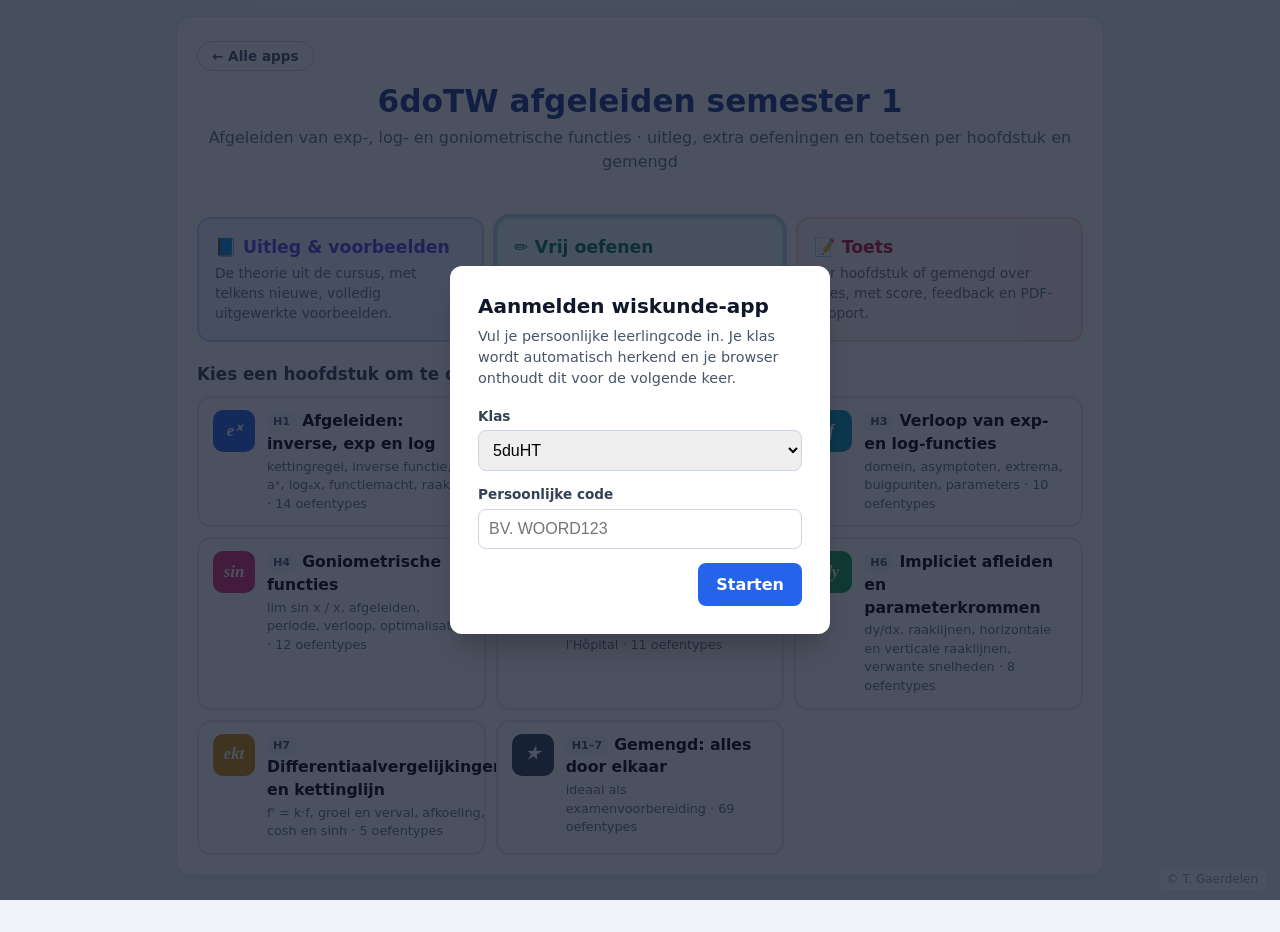
<file: 6doTW afgeleiden semester 1.html>
<!DOCTYPE html>
<html lang="nl">
<head>
<meta charset="UTF-8">
<meta name="viewport" content="width=device-width, initial-scale=1.0">
<title>6doTW afgeleiden semester 1</title>
<!-- Externe bibliotheken (vaste versies):
     KaTeX voor de wiskundige weergave, html2canvas + jsPDF voor het PDF-rapport,
     Patrick Hand voor de handgeschreven feedback van de leerkracht.
     Zonder internet werkt de app ook, maar dan worden formules als tekst getoond
     en kan er geen PDF gemaakt worden. -->
<link rel="stylesheet" href="lib/katex/katex.min.css">
<script src="lib/katex/katex.min.js"></script>
<link rel="stylesheet" href="lib/patrick-hand/patrick-hand.css">
<script defer src="lib/html2canvas-1.4.1.min.js"></script>
<script defer src="lib/jspdf-2.5.1.umd.min.js"></script>
<style>
    :root {
        --bg: #f1f5f9; --kaart: #ffffff; --rand: #e2e8f0; --tekst: #1e293b; --zacht: #64748b; --heel-zacht: #94a3b8;
        --blauw: #1e3a8a; --blauw-licht: #eff6ff; --blauw-rand: #bfdbfe;
        --groen: #059669; --groen-donker: #047857; --groen-licht: #ecfdf5; --groen-rand: #a7f3d0;
        --rood: #e11d48; --rood-donker: #be123c; --rood-licht: #fff1f2; --rood-rand: #fecdd3;
        --oranje-licht: #fffbeb; --oranje-rand: #fde68a; --oranje-tekst: #92400e;
        --paars: #4f46e5; --paars-licht: #eef2ff; --paars-rand: #c7d2fe;
    }
    * { box-sizing: border-box; }
    html, body { margin: 0; padding: 0; }
    body { background: var(--bg); color: var(--tekst); font-family: system-ui, -apple-system, "Segoe UI", Roboto, Arial, sans-serif; line-height: 1.45; }
    #app { max-width: 960px; margin: 0 auto; padding: 16px 16px 56px; }
    button { font: inherit; cursor: pointer; }
    button:disabled { cursor: not-allowed; opacity: .5; }
    h1, h2, h3, h4 { margin: 0; line-height: 1.2; }
    p { margin: 0 0 8px; }
    .kaart { background: var(--kaart); border: 1px solid var(--rand); border-radius: 16px; box-shadow: 0 4px 18px rgba(15, 23, 42, .06); }
    .kaart-binnen { padding: 20px; }
    .grijs { color: var(--zacht); }
    .klein { font-size: .85rem; }
    .verborgen { display: none !important; }
    .katex { font-size: 1.08em; }
    .katex-display { margin: .5em 0; overflow-x: auto; overflow-y: hidden; padding: 2px 0; }

    /* ---------- knoppen ---------- */
    .knop { border: none; border-radius: 12px; padding: 11px 16px; font-weight: 700; transition: background .15s, transform .05s; display: inline-flex; align-items: center; justify-content: center; gap: 8px; }
    .knop:active:not(:disabled) { transform: translateY(1px); }
    .knop-groen { background: var(--groen); color: #fff; } .knop-groen:hover:not(:disabled) { background: var(--groen-donker); }
    .knop-rood { background: var(--rood); color: #fff; } .knop-rood:hover:not(:disabled) { background: var(--rood-donker); }
    .knop-blauw { background: var(--blauw); color: #fff; } .knop-blauw:hover:not(:disabled) { background: #172554; }
    .knop-donker { background: #1e293b; color: #fff; } .knop-donker:hover:not(:disabled) { background: #0f172a; }
    .knop-licht { background: #fff; color: var(--tekst); border: 1px solid var(--rand); } .knop-licht:hover:not(:disabled) { background: #f8fafc; }
    .knop-blauw-licht { background: var(--blauw-licht); color: var(--blauw); border: 1px solid var(--blauw-rand); } .knop-blauw-licht:hover:not(:disabled) { background: #dbeafe; }
    .knop-geel { background: #fef9c3; color: #854d0e; border: 1px solid #fde047; } .knop-geel:hover:not(:disabled) { background: #fef08a; }
    .knop-groot { padding: 15px 22px; font-size: 1.08rem; }
    .knop-klein { padding: 7px 11px; font-size: .88rem; border-radius: 9px; }
    .knop-rij { display: flex; flex-wrap: wrap; gap: 10px; }
    .linkknop { background: none; border: none; padding: 0; color: #2563eb; font-weight: 600; text-decoration: underline; }

    /* ---------- menu ---------- */
    .kop { text-align: center; padding: 24px 20px 6px; }
    .kop h1 { color: var(--blauw); font-size: 1.95rem; font-weight: 800; }
    .kop p { margin: 6px 0 0; color: var(--zacht); }
    .naam-rij { display: flex; gap: 10px; flex-wrap: wrap; margin-top: 16px; }
    .naam-rij .veld { flex: 1 1 200px; }
    .veld { display: flex; flex-direction: column; gap: 4px; font-size: .9rem; font-weight: 600; color: #475569; }
    .veld input, .veld select { font: inherit; font-weight: 500; padding: 10px 12px; border: 1px solid #cbd5e1; border-radius: 10px; background: #fff; }
    .modus-grid { display: grid; grid-template-columns: repeat(3, 1fr); gap: 12px; margin-top: 18px; }
    .modus { border-radius: 14px; padding: 16px; border: 2px solid var(--rand); background: #fff; text-align: left; display: flex; flex-direction: column; gap: 4px; }
    .modus b { font-size: 1.08rem; }
    .modus span { font-size: .86rem; color: var(--zacht); font-weight: 500; }
    .modus.theorie { border-color: var(--paars-rand); background: var(--paars-licht); } .modus.theorie b { color: var(--paars); }
    .modus.oefen { border-color: var(--groen-rand); background: var(--groen-licht); } .modus.oefen b { color: var(--groen-donker); }
    .modus.toets { border-color: var(--rood-rand); background: var(--rood-licht); } .modus.toets b { color: var(--rood-donker); }
    .modus.aan { box-shadow: 0 0 0 3px rgba(30, 58, 138, .25); }
    .sectie-titel { font-size: 1.05rem; color: #334155; margin: 20px 0 10px; font-weight: 800; }
    .cat-grid { display: grid; grid-template-columns: repeat(auto-fill, minmax(270px, 1fr)); gap: 10px; }
    .cat { display: flex; gap: 12px; align-items: flex-start; text-align: left; background: #fff; border: 2px solid var(--rand); border-radius: 14px; padding: 12px 14px; }
    .cat:hover { border-color: #94a3b8; }
    .cat.aan { border-color: var(--blauw); background: var(--blauw-licht); }
    .cat .ico { flex: none; width: 42px; height: 42px; border-radius: 10px; display: flex; align-items: center; justify-content: center; font-size: 1.05rem; font-weight: 800; color: #fff; font-family: "Times New Roman", serif; font-style: italic; }
    .cat b { display: block; font-size: .98rem; }
    .cat small { display: block; color: var(--zacht); font-size: .8rem; margin-top: 2px; }
    .cat .so { display: inline-block; font-size: .7rem; font-weight: 800; color: #475569; background: #f1f5f9; border-radius: 6px; padding: 1px 6px; margin-right: 6px; vertical-align: 1px; font-style: normal; }
    .cat .stat { display: block; color: var(--groen-donker); font-size: .76rem; margin-top: 4px; font-weight: 700; }
    .keuze-rij { display: flex; flex-wrap: wrap; gap: 8px; }
    .keuze { flex: 1 1 120px; padding: 10px 12px; border-radius: 12px; border: 2px solid var(--rand); background: #fff; font-weight: 700; color: #334155; text-align: center; }
    .keuze small { display: block; font-weight: 500; color: var(--zacht); margin-top: 2px; font-size: .78rem; }
    .keuze.aan { border-color: var(--blauw); background: var(--blauw-licht); color: var(--blauw); }
    .instel { background: #f8fafc; border: 1px solid var(--rand); border-radius: 14px; padding: 14px 16px; margin-top: 14px; }
    .instel h3 { font-size: .98rem; color: #334155; margin-bottom: 8px; }
    .types-lijst { display: grid; grid-template-columns: repeat(auto-fill, minmax(270px, 1fr)); gap: 6px; }
    .type-optie { display: flex; gap: 8px; align-items: flex-start; font-size: .88rem; background: #fff; border: 1px solid var(--rand); border-radius: 10px; padding: 7px 10px; cursor: pointer; }
    .type-optie input { margin-top: 3px; accent-color: var(--groen); }
    .type-optie .niv { margin-left: auto; flex: none; }
    .melding { margin-top: 12px; padding: 10px 14px; border-radius: 10px; background: var(--oranje-licht); border: 1px solid var(--oranje-rand); color: var(--oranje-tekst); font-size: .92rem; }
    .snel { display: flex; gap: 14px; }

    /* ---------- labels ---------- */
    .label { font-size: .72rem; font-weight: 800; padding: 3px 10px; border-radius: 999px; background: #e2e8f0; color: #334155; text-transform: uppercase; letter-spacing: .03em; white-space: nowrap; }
    .label.n1 { background: #dcfce7; color: #166534; } .label.n2 { background: #fef9c3; color: #854d0e; } .label.n3 { background: #fee2e2; color: #991b1b; }
    .label.pt { background: #e0e7ff; color: #3730a3; }
    .label.gg { background: #e0f2fe; color: #075985; border: 1px solid #7dd3fc; text-transform: none; letter-spacing: 0; }

    /* ---------- oefen- en toetsscherm ---------- */
    .balk { display: flex; align-items: center; gap: 10px; padding: 12px 16px; color: #fff; border-radius: 16px 16px 0 0; flex-wrap: wrap; }
    .balk.oefen { background: #065f46; } .balk.toets { background: #881337; } .balk.theorie { background: #3730a3; }
    .balk h2 { font-size: 1.05rem; flex: 1 1 auto; }
    .balk .terug { background: rgba(255,255,255,.14); color: #fff; border: none; border-radius: 10px; padding: 8px 12px; font-weight: 600; }
    .balk .terug:hover { background: rgba(255,255,255,.25); }
    .teller { background: rgba(255,255,255,.14); border-radius: 999px; padding: 4px 12px; font-size: .86rem; font-weight: 600; white-space: nowrap; }
    .voortgang { height: 6px; background: #fecdd3; }
    .voortgang div { height: 100%; background: var(--rood); transition: width .3s; }
    .niveau-balk { display: flex; flex-wrap: wrap; gap: 6px; align-items: center; padding: 10px 16px; background: #f8fafc; border-bottom: 1px solid var(--rand); font-size: .88rem; }
    .niveau-balk .keuze { flex: 0 0 auto; padding: 5px 12px; font-size: .85rem; }
    .opgave { background: #f8fafc; border: 1px solid var(--rand); border-radius: 14px; padding: 14px 16px 16px; }
    .opgave-labels { display: flex; flex-wrap: wrap; gap: 6px; margin-bottom: 8px; align-items: center; }
    .opgave-titel { font-weight: 800; color: #334155; margin-right: 4px; }
    .opgave-tekst { font-size: 1.04rem; }
    .opgave-tekst .katex-display { text-align: left; }
    .opgave-tekst .katex-display > .katex { text-align: left; }
    .figuur { display: flex; justify-content: center; margin: 6px 0; }
    .figuur svg { max-width: 100%; height: auto; }
    .deel { margin-top: 14px; border: 1px solid var(--rand); border-radius: 14px; padding: 12px 14px; background: #fff; }
    .deel.juist { border-color: var(--groen-rand); background: #fbfffd; }
    .deel.fout { border-color: var(--rood-rand); }
    .deel-kop { display: flex; gap: 8px; align-items: baseline; margin-bottom: 8px; }
    .deel-kop .letter { font-weight: 800; color: var(--blauw); flex: none; }
    .deel-kop .vraag { flex: 1; }
    .deel-kop .ptn { flex: none; font-size: .78rem; color: var(--zacht); font-weight: 700; }
    .invoer { padding: 10px 12px; font-size: 1.05rem; font-family: ui-monospace, Consolas, monospace; border: 2px solid #cbd5e1; border-radius: 10px; outline: none; background: #fff; min-width: 0; }
    .invoer:focus { border-color: #3b82f6; }
    .invoer:disabled { background: #f1f5f9; color: var(--zacht); }
    .invoer.breed { width: 100%; }
    .invoer.co { width: 130px; text-align: center; }
    .rij { display: flex; align-items: center; gap: 8px; flex-wrap: wrap; margin: 6px 0; }
    .rij .lbl { font-size: 1.1rem; white-space: nowrap; }
    .rij .haak { font-size: 1.4rem; color: #475569; }
    .rij.vgl .invoer { flex: 1 1 260px; }
    .preview { min-height: 30px; margin-top: 4px; padding: 4px 10px; border: 1px dashed #cbd5e1; border-radius: 10px; background: #fcfdff; font-size: 1.02rem; overflow-x: auto; overflow-y: hidden; }
    .preview:empty { display: none; }
    .preview .lees-fout { color: #b45309; font-size: .88rem; }
    .opties { display: flex; flex-direction: column; gap: 6px; }
    .optie { display: flex; gap: 10px; align-items: flex-start; padding: 9px 12px; border: 2px solid var(--rand); border-radius: 10px; cursor: pointer; background: #fff; }
    .optie:hover { border-color: #94a3b8; }
    .optie input { margin-top: 4px; accent-color: var(--blauw); flex: none; }
    .optie.gekozen { border-color: var(--blauw); background: var(--blauw-licht); }
    .opties.janee { flex-direction: row; flex-wrap: wrap; }
    .opties.janee .optie { flex: 1 1 140px; }
    .feedback { margin-top: 10px; padding: 10px 14px; border-radius: 10px; display: flex; gap: 10px; align-items: flex-start; font-size: .96rem; }
    .feedback .ico { font-size: 1.15rem; line-height: 1.2; flex: none; }
    .feedback.juist { background: var(--groen-licht); border: 1px solid var(--groen-rand); color: #065f46; }
    .feedback.fout { background: var(--rood-licht); border: 1px solid var(--rood-rand); color: #9f1239; }
    .feedback.info { background: var(--oranje-licht); border: 1px solid var(--oranje-rand); color: var(--oranje-tekst); }
    .hulp { margin-top: 14px; background: var(--blauw-licht); border: 1px solid var(--blauw-rand); border-radius: 12px; padding: 12px 16px; overflow-x: auto; }
    .hulp h3 { font-size: .98rem; color: var(--blauw); margin-bottom: 6px; }
    .hulp ol { margin: 0; padding-left: 22px; }
    .hulp li { margin: 6px 0; }
    .uitwerking { margin-top: 14px; background: #fff; border: 1px solid var(--paars-rand); border-radius: 12px; padding: 12px 16px; overflow-x: auto; }
    .uitwerking h3 { font-size: .98rem; color: var(--paars); margin-bottom: 6px; }
    .stappen { margin: 0; padding-left: 0; list-style: none; }
    .stappen li { margin: 6px 0; line-height: 1.55; }
    .stappen li.sub { padding-left: 18px; }
    .stappen li.kader { border-top: 1px solid var(--paars-rand); padding-top: 8px; margin-top: 10px; font-weight: 700; color: var(--blauw); }
    .stappen .katex-display { margin: .25em 0; text-align: left; }
    .stappen .katex-display > .katex { text-align: left; }
    .actie-rij { display: flex; flex-wrap: wrap; gap: 8px; margin-top: 14px; }
    .actie-rij .knop { flex: 1 1 140px; }
    .werkbalk { display: flex; flex-wrap: wrap; gap: 4px; margin-top: 6px; }
    .werkbalk button { border: 1px solid #cbd5e1; background: #f8fafc; border-radius: 7px; padding: 3px 9px; font-size: .9rem; font-family: ui-monospace, Consolas, monospace; color: #334155; }
    .werkbalk button:hover { background: var(--blauw-licht); }
    details.typhulp { margin-top: 14px; border: 1px solid var(--rand); border-radius: 12px; background: #fff; }
    details.typhulp summary { cursor: pointer; padding: 9px 14px; font-weight: 700; color: #334155; font-size: .92rem; }
    details.typhulp .inhoud { padding: 0 14px 12px; font-size: .88rem; }
    .typtabel { width: 100%; border-collapse: collapse; }
    .typtabel td { padding: 4px 6px; border-top: 1px solid #f1f5f9; vertical-align: middle; }
    .typtabel code { background: #f1f5f9; padding: 2px 6px; border-radius: 6px; font-size: .86rem; }
    .sessie { display: flex; gap: 6px; flex-wrap: wrap; font-size: .85rem; color: var(--zacht); margin-top: 12px; align-items: center; }
    .bolletje { width: 12px; height: 12px; border-radius: 50%; display: inline-block; }
    .bolletje.g { background: #10b981; } .bolletje.h { background: #f59e0b; } .bolletje.f { background: #f43f5e; }
    .toets-nav { display: flex; flex-wrap: wrap; gap: 6px; margin-top: 14px; }
    .toets-nav button { width: 36px; height: 36px; border-radius: 9px; border: 2px solid var(--rand); background: #fff; font-weight: 700; color: #334155; }
    .toets-nav button.ingevuld { background: #e0e7ff; border-color: #a5b4fc; }
    .toets-nav button.huidig { border-color: var(--rood); }

    /* ---------- theorie ---------- */
    .theorie-blok { margin-top: 14px; border: 1px solid var(--rand); border-radius: 14px; padding: 14px 16px; background: #fff; overflow-x: auto; }
    .theorie-blok h3 { font-size: 1.04rem; color: var(--paars); margin-bottom: 8px; }
    .theorie-blok ul, .theorie-blok ol { margin: 4px 0 8px; padding-left: 22px; }
    .theorie-blok li { margin: 4px 0; }
    .formule-kader { background: #fff7ed; border: 1px solid #fed7aa; border-radius: 10px; padding: 8px 12px; margin: 8px 0; overflow-x: auto; }
    .voorbeeld-knoppen { display: flex; flex-wrap: wrap; gap: 6px; margin-top: 10px; }
    .voorbeeld-vak { margin-top: 12px; border: 2px dashed var(--paars-rand); border-radius: 12px; padding: 12px 14px; background: #fafaff; }
    .th-tabel { border-collapse: collapse; margin: 6px 0; font-size: .95rem; }
    .th-tabel td, .th-tabel th { border: 1px solid var(--rand); padding: 5px 10px; text-align: left; }
    .th-tabel th { background: #f8fafc; }

    /* ---------- feedback van de leerkracht (handgeschreven stijl) ---------- */
    .leerkracht { margin-top: 12px; padding: 10px 16px 8px; border-radius: 12px; background: #fffdf4; border: 1px solid #f2e6c4; border-left: 6px solid #dc2626;
        font-family: 'Patrick Hand', 'Segoe Print', 'Bradley Hand', 'Comic Sans MS', cursive; color: #b91c1c; font-size: 1.15rem; line-height: 1.4; overflow-x: auto; }
    .leerkracht.goed { border-left-color: #059669; color: #047857; }
    .leerkracht p { margin: 5px 0; }
    .lk-kop { font-size: 1.3rem; font-weight: 700; }
    .lk-fout { margin: 2px 0 4px; }
    .lk-fout b { text-decoration: underline wavy #ef4444; text-underline-offset: 5px; text-decoration-thickness: 1px; }
    .lk-rij { display: flex; align-items: center; gap: 10px; flex-wrap: wrap; margin: 6px 0; }
    .lk-wie { min-width: 96px; }
    .lk-omcirkeld { display: inline-block; border: 2px solid #ef4444; border-radius: 46% 54% 50% 50% / 60% 48% 52% 40%; padding: 6px 16px 3px; transform: rotate(-1deg); color: #1e293b; max-width: 100%; overflow-x: auto; }
    .lk-juist { display: inline-block; color: #1e293b; padding: 0 10px 2px; border-bottom: 2px solid #10b981; max-width: 100%; overflow-x: auto; }
    .leerkracht .katex-display { margin: 0; }
    .leerkracht .katex { color: #1e293b; }
    .lk-tip { color: #1d4ed8; }
    .lk-lijst { margin: 4px 0 6px; padding-left: 24px; }
    .lk-lijst li { margin: 3px 0; }
    .lk-groot { font-size: 1.2rem; margin: 16px 0 6px; }

    /* ---------- rapport ---------- */
    .rapport { line-height: 1.45; color: var(--tekst); }
    .score { display: inline-block; margin-top: 14px; padding: 10px 26px; border-radius: 999px; background: #f1f5f9; font-size: 1.45rem; font-weight: 800; }
    .score.goed { color: #047857; } .score.matig { color: #b45309; } .score.zwak { color: #be123c; }
    .rapport-info { color: var(--zacht); margin-top: 6px; font-size: .95rem; }
    .vraag-kop { display: flex; justify-content: space-between; align-items: center; gap: 10px; margin-bottom: 6px; }
    .vraag-kop h3 { font-size: 1rem; }
    .stempel { font-size: .75rem; font-weight: 800; padding: 3px 10px; border-radius: 6px; white-space: nowrap; }
    .juist .stempel { background: #a7f3d0; color: #065f46; } .fout .stempel { background: #fecdd3; color: #9f1239; } .deels .stempel { background: #fde68a; color: #92400e; }
    .antw-deel { background: rgba(255,255,255,.8); border-radius: 10px; padding: 8px 12px; margin-top: 8px; }
    .antw-deel .tit { font-size: .74rem; font-weight: 800; color: var(--zacht); text-transform: uppercase; letter-spacing: .04em; }
    .antw-grid { display: grid; grid-template-columns: 1fr 1fr; gap: 10px; }
    .antw-grid > div { min-width: 0; overflow-x: auto; overflow-y: hidden; }
    .antw-deel .katex-display { margin: 2px 0; text-align: left; }
    .antw-deel .katex-display > .katex { text-align: left; }
    .antw-deel .fb { font-size: .88rem; margin-top: 4px; }
    .antw-deel .leerkracht { font-size: 1.05rem; margin-top: 8px; }
    .samenvatting-tabel { width: 100%; border-collapse: collapse; margin-top: 12px; font-size: .92rem; }
    .samenvatting-tabel th, .samenvatting-tabel td { padding: 6px 8px; border-bottom: 1px solid var(--rand); text-align: left; }
    .samenvatting-tabel th { background: #f8fafc; }
    .vk { border-left: 8px solid #cbd5e1; background: #f8fafc; padding: 6px 16px; overflow-x: auto; overflow-y: hidden; }
    .vk.eerste { margin-top: 14px; border-top-right-radius: 12px; padding-top: 12px; }
    .vk.laatste { border-bottom-right-radius: 12px; padding-bottom: 12px; }
    .vk.juist { background: var(--groen-licht); border-color: #10b981; }
    .vk.fout { background: var(--rood-licht); border-color: #f43f5e; }
    .vk.deels { background: var(--oranje-licht); border-color: #f59e0b; }
    .vk .opgave-tekst { font-size: .98rem; }
    .vk .opgave-tekst .katex-display { margin: .3em 0; }
    .vk .tit { font-size: .74rem; font-weight: 800; color: var(--zacht); text-transform: uppercase; letter-spacing: .04em; margin-bottom: 2px; }
    .vk .stappen li { margin: 3px 0; }
    .verberg-uitw .vk-uitw { display: none; }
    .rapport-kop-blok { text-align: center; padding: 6px 0 4px; }
    .rapport-kop-blok h2 { font-size: 1.6rem; font-weight: 800; color: var(--blauw); }

    /* ---------- PDF-opbouw (buiten beeld) ---------- */
    .pdf-bron { position: fixed; left: -10000px; top: 0; width: 700px; background: #fff; font-size: 14px; }
    /* html2canvas legt een pagina het betrouwbaarst vast als ze linksboven in het document staat (achter de app) */
    .pdf-pagina { position: absolute; left: 0; top: 0; z-index: -1; width: 700px; background: #fff; font-size: 14px; }
    .pdf-pagina .katex-display { overflow: visible; }
    .pdf-pagina .vk, .pdf-bron .vk, .pdf-pagina .leerkracht, .pdf-bron .leerkracht { overflow: visible; }
    .pdf-pagina .antw-grid, .pdf-bron .antw-grid { grid-template-columns: 1fr 1fr; }

    /* ---------- naamvermelding ---------- */
    .maker-credit { position: fixed; right: 14px; bottom: 10px; font-size: 12px; color: var(--heel-zacht); background: rgba(255,255,255,.85); padding: 2px 8px; border-radius: 6px; pointer-events: none; z-index: 50; }
    .rapport-credit { display: none; }

    @media (max-width: 680px) {
        #app { padding: 10px 10px 48px; }
        .kaart-binnen { padding: 14px; }
        .kop h1 { font-size: 1.45rem; }
        .modus-grid { grid-template-columns: 1fr; }
        .antw-grid { grid-template-columns: 1fr; }
        .invoer.co { width: 100px; }
        .maker-credit { position: static; display: block; text-align: right; background: none; margin: -40px 12px 14px; }
        .label { white-space: normal; }
    }
    @media print {
        body { background: #fff; }
        #app { max-width: none; padding: 0; }
        .geen-print, .maker-credit { display: none !important; }
        .kaart { box-shadow: none; border: none; }
        .rapport-credit { display: block; text-align: right; font-size: 11px; color: #94a3b8; margin-top: 16px; }
    }
</style>
</head>
<body>

<!-- PORTAAL-KOPPELING (zelfde blok in elke app): terug naar het portaal en de leerlingcode.
     De apps vragen of bewaren geen naam; enkel de anonieme code van het portaal wordt getoond. -->
<style>
    .portaal-terug { display: inline-block; margin: 0 0 12px; padding: 6px 14px; border: 1px solid #cbd5e1; border-radius: 999px; background: #fff; color: #475569; font: 600 .85rem system-ui, -apple-system, 'Segoe UI', sans-serif; text-decoration: none; }
    .portaal-terug:hover { background: #f1f5f9; color: #1e293b; }
    .portaal-terug-rij { text-align: left; }
    .leerling-code { position: fixed; left: 14px; bottom: 10px; font: 11px system-ui, -apple-system, 'Segoe UI', sans-serif; color: #94a3b8; background: rgba(255,255,255,.85); padding: 2px 8px; border-radius: 6px; pointer-events: none; z-index: 50; }
    @media print { .portaal-terug-rij, .leerling-code { display: none !important; } }
</style>
<script>
    // Anonieme leerlingcode en klas, zoals ingesteld in het portaal (index.html)
    function leerlingCode() {
        try { return (localStorage.getItem('wisk_leerling_code') || '').trim().toUpperCase().replace(/[^A-Z0-9_-]/g, '').slice(0, 20); } catch (e) { return ''; }
    }
    function portaalKlas() {
        try { const k = (localStorage.getItem('wisk_leerling_klas') || '').trim(); return k === 'alle klassen' ? '' : k.replace(/[^\p{L}\p{N} _-]/gu, '').slice(0, 20); } catch (e) { return ''; }
    }
    // Resultaten doorgeven aan het dashboard (via tracker.js). Bewaart nooit wat de leerling intypte:
    // enkel welke oefening, juist of fout, en de soort fout.
    function portaalLogOpgave(juist, module, fout, details) {
        try { if (window.WiskundeTracker) WiskundeTracker.logOpgave({ isCorrect: !!juist, moduleId: module, foutCategorie: fout || null, details: details || {} }); } catch (e) { /* loggen mag de app nooit storen */ }
    }
    function portaalLogToets(procent, duur, module, details) {
        try { if (window.WiskundeTracker) WiskundeTracker.logToets({ scoreProcent: procent, duurSeconden: duur || 0, moduleId: module, details: details || {} }); } catch (e) { /* loggen mag de app nooit storen */ }
    }
    window.addEventListener('DOMContentLoaded', () => {
        const code = leerlingCode();
        if (!code || window.WiskundeTracker) return; // de tracker toont de code al zelf
        const el = document.createElement('div');
        el.className = 'leerling-code';
        el.setAttribute('data-html2canvas-ignore', '');
        el.textContent = code;
        document.body.appendChild(el);
    });
</script>
<div id="app"></div>
<div class="maker-credit" data-html2canvas-ignore>© T. Gaerdelen</div>
<div id="pdf-bron" class="pdf-bron" aria-hidden="true"></div>

<!-- =====================================================================
     1. KERN: breuken, toevalsgetallen, LaTeX-hulpjes
     ===================================================================== -->
<script>
'use strict';
const L = String.raw;          // LaTeX zonder dubbele backslashes

function ggd(a, b) { a = Math.abs(a); b = Math.abs(b); while (b) { const t = a % b; a = b; b = t; } return a; }
class Fr {
    constructor(n, d = 1) {
        if (!Number.isInteger(n) || !Number.isInteger(d) || d === 0) throw new Error('Fr: ' + n + '/' + d);
        if (d < 0) { n = -n; d = -d; }
        const g = ggd(n, d) || 1;
        this.n = n / g; this.d = d / g;
    }
    static of(x) { if (x instanceof Fr) return x; if (Number.isInteger(x)) return new Fr(x, 1); throw new Error('Fr.of: ' + x); }
    get v() { return this.n / this.d; }
    get nul() { return this.n === 0; }
    plus(b) { b = Fr.of(b); return new Fr(this.n * b.d + b.n * this.d, this.d * b.d); }
    min(b) { return this.plus(Fr.of(b).neg()); }
    maal(b) { b = Fr.of(b); return new Fr(this.n * b.n, this.d * b.d); }
    deel(b) { b = Fr.of(b); return new Fr(this.n * b.d, this.d * b.n); }
    neg() { return new Fr(-this.n, this.d); }
    abs() { return new Fr(Math.abs(this.n), this.d); }
    gelijk(b) { b = Fr.of(b); return this.n === b.n && this.d === b.d; }
    txt() { return this.d === 1 ? String(this.n) : `${this.n}/${this.d}`; }
    tex() { return this.d === 1 ? String(this.n) : (this.n < 0 ? '-' : '') + `\\frac{${Math.abs(this.n)}}{${this.d}}`; }
}
const F = (n, d = 1) => new Fr(n, d);

// ---------- uitdrukkingen in invoer-notatie opbouwen ----------
const S = {
    // coëfficiënt vóór een uitdrukking: 1 → "", -1 → "-", 3/4 → "(3/4)"
    cf(a, rest) {
        a = Fr.of(a);
        if (!rest) return a.txt();
        if (a.nul) return '0';
        if (a.gelijk(1)) return rest;
        if (a.gelijk(-1)) return '-' + rest;
        const k = a.d === 1 ? String(Math.abs(a.n)) : `(${Math.abs(a.n)}/${a.d})`;
        return (a.n < 0 ? '-' : '') + k + (/^[0-9.]/.test(rest) ? '*' : '') + rest;
    },
    // termen samenvoegen met de juiste tekens: ['2x^2', '-5x', '1'] → '2x^2 - 5x + 1'
    som(termen) {
        const t = termen.filter(s => s !== '' && s !== '0' && s != null);
        if (!t.length) return '0';
        return t.map((s, i) => i === 0 ? s : (s[0] === '-' ? ' - ' + s.slice(1) : ' + ' + s)).join('');
    },
    poly(c, v = 'x') {
        const n = c.length - 1;
        return S.som(c.map((a, i) => {
            a = Fr.of(a); if (a.nul) return '';
            const k = n - i;
            return k === 0 ? a.txt() : S.cf(a, k === 1 ? v : `${v}^${k}`);
        }));
    },
    lin: (a, b, v = 'x') => S.poly([a, b], v),
    xm: (c, v = 'x') => S.poly([1, Fr.of(c).neg()], v),          // x - c
    plus(s, c) { c = Fr.of(c); if (c.nul) return s; return c.n > 0 ? `${s} + ${c.txt()}` : `${s} - ${c.abs().txt()}`; },
    par: s => /^[A-Za-z0-9.]+$/.test(s) ? s : `(${s})`,
    // e^k met k een breuk, als invoer-tekst: 1, e, 1/e, e^2, 1/e^2, e^(3/2)
    E(k) {
        k = Fr.of(k);
        if (k.nul) return '1';
        if (k.gelijk(1)) return 'e';
        if (k.gelijk(-1)) return '1/e';
        if (k.d === 1) return k.n > 0 ? `e^${k.n}` : `1/e^${-k.n}`;
        return k.n > 0 ? `e^(${k.txt()})` : `1/e^(${k.abs().txt()})`;
    },
};

// ---------- toevalsgetallen (met zaad, zodat oefeningen reproduceerbaar zijn) ----------
function mulberry32(a) { return function () { a |= 0; a = a + 0x6D2B79F5 | 0; let t = Math.imul(a ^ a >>> 15, 1 | a); t = t + Math.imul(t ^ t >>> 7, 61 | t) ^ t; return ((t ^ t >>> 14) >>> 0) / 4294967296; }; }
class Rnd {
    constructor(seed) { this.seed = seed >>> 0; this.f = mulberry32(this.seed); }
    r() { return this.f(); }
    int(a, b) { return a + Math.floor(this.f() * (b - a + 1)); }
    nz(a, b) { let v; do { v = this.int(a, b); } while (v === 0); return v; }
    pick(arr) { return arr[Math.floor(this.f() * arr.length)]; }
    bool(p = 0.5) { return this.f() < p; }
    teken() { return this.f() < 0.5 ? 1 : -1; }
    shuffle(arr) { const a = [...arr]; for (let i = a.length - 1; i > 0; i--) { const j = Math.floor(this.f() * (i + 1)); [a[i], a[j]] = [a[j], a[i]]; } return a; }
    // k verschillende elementen
    kies(arr, k) { return this.shuffle(arr).slice(0, k); }
}
function zeker(voorwaarde, msg) { if (!voorwaarde) throw new Error('Controle mislukt: ' + msg); }

// ---------- LaTeX ----------
function esc(s) { return String(s).replace(/[&<>"]/g, c => ({ '&': '&amp;', '<': '&lt;', '>': '&gt;', '"': '&quot;' }[c])); }
let KATEX_STRIKT = false;     // tijdens de zelftest: fouten in LaTeX melden
function kt(tex, disp = false) {
    if (window.katex) {
        try { return katex.renderToString(tex, { displayMode: disp, throwOnError: KATEX_STRIKT, strict: 'ignore' }); }
        catch (e) { if (KATEX_STRIKT) throw e; }
    }
    return `<code>${esc(tex)}</code>`;
}
// HTML met $...$ (inline) en $$...$$ (display); [[...]] = uitdrukking in invoer-notatie
// ds = true: ook formules in de tekst op ware grootte (\displaystyle), voor uitwerkingen en hints
function wis(s, ds = false) {
    if (s == null) return '';
    s = String(s).replace(/\[\[([\s\S]+?)\]\]/g, (_, e) => Ex.texVan(e));
    let out = '', i = 0;
    while (i < s.length) {
        const j = s.indexOf('$', i);
        if (j < 0) { out += s.slice(i); break; }
        out += s.slice(i, j);
        const disp = s[j + 1] === '$';
        const w = disp ? 2 : 1;
        const k = s.indexOf(disp ? '$$' : '$', j + w);
        if (k < 0) { out += s.slice(j); break; }
        out += kt((ds && !disp ? L`\displaystyle ` : '') + s.slice(j + w, k), disp);
        i = k + w;
    }
    return out;
}
</script>

<!-- =====================================================================
     2. FORMULE-LEZER: wat de leerling typt omzetten naar een rekenboom
     (dezelfde boom voor de live weergave, het nakijken en de uitwerkingen)
     ===================================================================== -->
<script>
const Ex = (() => {
    const FN = {
        sin: { tex: L`\sin`, f: Math.sin }, cos: { tex: L`\cos`, f: Math.cos }, tan: { tex: L`\tan`, f: Math.tan }, cot: { tex: L`\cot`, f: x => 1 / Math.tan(x) },
        bgsin: { tex: L`\operatorname{Bgsin}`, f: Math.asin }, bgcos: { tex: L`\operatorname{Bgcos}`, f: Math.acos },
        bgtan: { tex: L`\operatorname{Bgtan}`, f: Math.atan }, bgcot: { tex: L`\operatorname{Bgcot}`, f: x => Math.PI / 2 - Math.atan(x) },
        sinh: { tex: L`\sinh`, f: Math.sinh }, cosh: { tex: L`\cosh`, f: Math.cosh }, tanh: { tex: L`\tanh`, f: Math.tanh },
        ln: { tex: L`\ln`, f: Math.log }, log: { tex: L`\log`, f: Math.log10 }, exp: { tex: L`\exp`, f: Math.exp },
        sqrt: { tex: null, f: Math.sqrt }, abs: { tex: null, f: Math.abs },
    };
    const SYN = { arcsin: 'bgsin', asin: 'bgsin', arccos: 'bgcos', acos: 'bgcos', arctan: 'bgtan', atan: 'bgtan', bgtg: 'bgtan', arccot: 'bgcot', acot: 'bgcot', bgcotg: 'bgcot', tg: 'tan', cotg: 'cot', wortel: 'sqrt' };
    const NAMEN = [...Object.keys(FN), ...Object.keys(SYN)].sort((a, b) => b.length - a.length);
    const NAAM_TXT = { bgsin: 'Bgsin', bgcos: 'Bgcos', bgtan: 'Bgtan', bgcot: 'Bgcot' };
    const naamTxt = n => NAAM_TXT[n] || n;

    class LeesFout extends Error { constructor(m, onvolledig) { super(m); this.leesfout = true; this.onvolledig = !!onvolledig; } }

    function voorbereid(invoer) {
        // n-demachtswortel zoals op papier: ³√(x), ∛x → ((x)^(1/3)) (zie wortel.js; tex toont het weer als wortel)
        if (window.WORTEL && invoer != null) invoer = WORTEL.omzetten(invoer, (n, a) => n === 2 ? `sqrt(${a})` : `((${a})^(1/${n}))`);
        return String(invoer == null ? '' : invoer)
            .replace(/[−–—‒]/g, '-').replace(/[·×∙⋅•]/g, '*').replace(/÷/g, '/').replace(/π/g, 'pi').replace(/√/g, 'sqrt').replace(/∞/g, 'inf')
            .replace(/²/g, '^2').replace(/³/g, '^3').replace(/⁴/g, '^4').replace(/\*\*/g, '^').replace(/,/g, '.')
            .replace(/[\[{]/g, '(').replace(/[\]}]/g, ')');
    }
    function tokens(s, opt) {
        const t = [];
        let i = 0, bars = 0;
        while (i < s.length) {
            const c = s[i];
            if (/\s/.test(c)) { i++; continue; }
            if (/[0-9.]/.test(c)) {
                const m = s.slice(i).match(/^(\d+\.?\d*|\.\d+)/);
                if (!m) throw new LeesFout('Er staat een los punt of een losse komma.');
                i += m[1].length;
                if (s[i] === '.') throw new LeesFout('Een getal heeft twee kommatekens.');
                t.push({ k: 'num', v: parseFloat(m[1]) });
                continue;
            }
            if ('+-*/^'.includes(c)) { t.push({ k: 'op', v: c }); i++; continue; }
            if (c === '(' || c === ')') { t.push({ k: c }); i++; continue; }
            if (c === '|') {
                const v = t[t.length - 1];
                const open = bars === 0 || !v || v.k === 'op' || v.k === '(' || v.k === 'fn';
                if (open) { t.push({ k: 'fn', v: 'abs' }); t.push({ k: '(' }); bars++; } else { t.push({ k: ')' }); bars--; }
                i++; continue;
            }
            if (/[a-zα-ω]/i.test(c)) {
                const rest = s.slice(i).toLowerCase();
                const infM = rest.match(/^(oneindig|infinity|inf|oo)/);
                if (infM) {
                    if (!opt.inf) throw new LeesFout('Hier hoort geen ∞.');
                    t.push({ k: 'const', v: 'inf' }); i += infM[1].length; continue;
                }
                const naam = NAMEN.find(n => rest.startsWith(n));
                if (naam) {
                    i += naam.length;
                    const echt = SYN[naam] || naam;
                    const tok = { k: 'fn', v: echt };
                    if (echt === 'log') {
                        let m;
                        if (s[i] === '_' && (m = s.slice(i + 1).match(/^\d+(\.\d+)?/))) { tok.grond = parseFloat(m[0]); i += 1 + m[0].length; }
                        else if ((m = s.slice(i).match(/^(\d+)\(/))) { tok.grond = parseFloat(m[1]); i += m[1].length; }
                        else if (s[i] === '_') throw new LeesFout('Schrijf het grondtal direct na log_, bijvoorbeeld log_2(x).');
                        if (tok.grond !== undefined && (tok.grond <= 0 || tok.grond === 1)) throw new LeesFout('Het grondtal van een logaritme moet positief zijn en verschillend van 1.');
                    }
                    t.push(tok);
                    continue;
                }
                if (rest.startsWith('pi')) { t.push({ k: 'const', v: 'pi' }); i += 2; continue; }
                const l = rest[0];
                if (l === 'e') { t.push({ k: 'const', v: 'e' }); i++; continue; }
                if (opt.vrij || (opt.vars || []).includes(l)) { t.push({ k: 'var', v: l }); i++; continue; }
                const woord = rest.match(/^[a-zα-ω]+/)[0];
                if (woord.length > 1) throw new LeesFout(`Ik ken «${woord}» niet. Kijk bij "Hoe typ ik mijn antwoord?" welke functies je kan gebruiken.`);
                const v = opt.vars || [];
                throw new LeesFout(v.length ? `De letter «${l}» hoort hier niet. Gebruik enkel ${v.join(' en ')}.` : `Hier hoort een getal, zonder letter «${l}».`);
            }
            if ("'’′".includes(c)) throw new LeesFout('Typ enkel het antwoord, zonder accent.');
            if (c === '=') throw new LeesFout('Er staat een =-teken te veel.');
            if (c === ';' || c === '_') throw new LeesFout(`Het teken «${c}» staat op een verkeerde plaats.`);
            throw new LeesFout(`Het teken «${c}» kan ik niet lezen.`);
        }
        return t;
    }
    function ontleed(invoer, opt = {}) {
        const s = voorbereid(invoer);
        if (!s.trim()) throw new LeesFout('Er is nog niets ingevuld.', true);
        if (s.length > 400) throw new LeesFout('Je antwoord is te lang.');
        const t = tokens(s, opt);
        let i = 0;
        const kijk = () => t[i];
        const isOp = (tk, ...ops) => !!tk && tk.k === 'op' && ops.includes(tk.v);
        const startFactor = tk => !!tk && ['num', 'var', 'const', 'fn', '('].includes(tk.k);
        function som() {
            let a = metTeken();
            while (isOp(kijk(), '+', '-')) { const o = t[i++].v; const b = metTeken(); a = { t: o === '+' ? 'add' : 'sub', a, b }; }
            return a;
        }
        function metTeken() {
            if (isOp(kijk(), '-')) { i++; return { t: 'neg', a: metTeken() }; }
            if (isOp(kijk(), '+')) { i++; return metTeken(); }
            return product();
        }
        function product() {
            let a = macht();
            for (;;) {
                const tk = kijk();
                if (isOp(tk, '*', '/')) {
                    i++;
                    let negatief = false;
                    while (isOp(kijk(), '-', '+')) { if (t[i].v === '-') negatief = !negatief; i++; }
                    let b = macht();
                    if (negatief) b = { t: 'neg', a: b };
                    a = { t: tk.v === '*' ? 'mul' : 'div', a, b };
                } else if (startFactor(tk)) { a = { t: 'mul', a, b: macht(), imp: true }; }
                else break;
            }
            return a;
        }
        function macht() {
            const grond = basis();
            if (isOp(kijk(), '^')) { i++; return { t: 'pow', a: grond, b: exponent() }; }
            return grond;
        }
        function exponent() {
            if (isOp(kijk(), '-')) { i++; return { t: 'neg', a: exponent() }; }
            if (isOp(kijk(), '+')) { i++; return exponent(); }
            return macht();
        }
        function korteExponent(naam) {
            if (isOp(kijk(), '-')) { i++; return { t: 'neg', a: korteExponent(naam) }; }
            const tk = kijk();
            if (tk && (tk.k === 'num' || tk.k === '(')) return basis();
            throw new LeesFout(`Na ${naamTxt(naam)}^ verwacht ik een getal, bijvoorbeeld ${naamTxt(naam)}^2(x).`, !tk);
        }
        function basis() {
            const tk = t[i++];
            if (!tk) throw new LeesFout('Je antwoord stopt te vroeg: er ontbreekt nog iets op het einde.', true);
            if (tk.k === 'num') return { t: 'num', v: tk.v };
            if (tk.k === 'var') return { t: 'var', n: tk.v };
            if (tk.k === 'const') return { t: 'const', v: tk.v };
            if (tk.k === '(') {
                if (kijk() && kijk().k === ')') throw new LeesFout('Er staan lege haakjes ().');
                const e = som();
                const sl = t[i++];
                if (!sl) throw new LeesFout('Er ontbreekt nog een sluitend haakje ).', true);
                if (sl.k !== ')') throw new LeesFout('Er klopt iets niet met de haakjes.');
                return e;
            }
            if (tk.k === 'fn') {
                const naam = tk.v;
                let exp = null;
                if (isOp(kijk(), '^') && naam !== 'sqrt' && naam !== 'abs') { i++; exp = korteExponent(naam); }
                if (!kijk()) throw new LeesFout(`Na ${naamTxt(naam)} moet nog iets komen, bijvoorbeeld ${naamTxt(naam)}(x).`, true);
                let arg;
                if (kijk().k === '(') arg = basis();
                else {
                    // zonder haakjes: "sin 2x" = sin(2x), "ln x" = ln(x); een volgende functie of haakje hoort er niet meer bij
                    arg = macht();
                    while (kijk() && ['num', 'var', 'const'].includes(kijk().k)) arg = { t: 'mul', a: arg, b: macht(), imp: true };
                }
                let knoop = { t: 'fn', v: naam, a: arg };
                if (tk.grond !== undefined) knoop.grond = tk.grond;
                if (exp) knoop = { t: 'pow', a: knoop, b: exp };
                return knoop;
            }
            if (tk.k === ')') throw new LeesFout('Er staat een haakje ) te veel of op een verkeerde plaats.');
            if (tk.k === 'op') throw new LeesFout(`Het teken ${tk.v} staat op een plaats waar ik een getal, een letter of een functie verwacht.`);
            throw new LeesFout('Dit kan ik niet lezen.');
        }
        const boom = som();
        if (i < t.length) {
            if (t[i].k === ')') throw new LeesFout('Er staat een haakje ) te veel.');
            throw new LeesFout('Ik begrijp je antwoord niet helemaal. Controleer de tekens.');
        }
        return boom;
    }

    // ---------- waarde berekenen ----------
    function machtWaarde(a, b) {
        if (a < 0 && !Number.isInteger(b)) {
            for (const q of [3, 5, 7, 9]) {
                const p = b * q;
                if (Math.abs(p - Math.round(p)) < 1e-9) return Math.pow(-Math.pow(-a, 1 / q), Math.round(p));
            }
            return NaN;
        }
        return Math.pow(a, b);
    }
    function waarde(n, env = {}) {
        switch (n.t) {
            case 'num': return n.v;
            case 'var': return n.n in env ? env[n.n] : NaN;
            case 'const': return n.v === 'e' ? Math.E : n.v === 'pi' ? Math.PI : Infinity;
            case 'neg': return -waarde(n.a, env);
            case 'add': return waarde(n.a, env) + waarde(n.b, env);
            case 'sub': return waarde(n.a, env) - waarde(n.b, env);
            case 'mul': return waarde(n.a, env) * waarde(n.b, env);
            case 'div': return waarde(n.a, env) / waarde(n.b, env);
            case 'pow': return machtWaarde(waarde(n.a, env), waarde(n.b, env));
            case 'fn': {
                const a = waarde(n.a, env);
                if (n.v === 'log' && n.grond !== undefined) return Math.log(a) / Math.log(n.grond);
                return FN[n.v].f(a);
            }
        }
        return NaN;
    }

    // ---------- LaTeX maken ----------
    function getal(v) {
        if (Number.isInteger(v)) return String(v);
        return String(+v.toPrecision(12)).replace('.', '{,}');
    }
    const haak = s => /\\frac|\\sqrt|\\left|\\dfrac/.test(s) ? L`\left(` + s + L`\right)` : '(' + s + ')';
    const atoom = n => n.t === 'var' || n.t === 'const' || (n.t === 'num' && n.v >= 0);
    const factor = n => ['add', 'sub', 'neg'].includes(n.t) ? haak(tex(n)) : tex(n);
    const fnNaam = n => (n.v === 'log' && n.grond !== undefined) ? L`\log_{${getal(n.grond)}}` : FN[n.v].tex;
    const fnArg = a => atoom(a) ? ' ' + tex(a) : haak(tex(a));
    // eindigt de uitdrukking op een functie zonder haakjes (bv. "ln x")? Dan een maalpunt erna.
    function eindigtOpFn(n) {
        if (n.t === 'fn') return !['sqrt', 'abs'].includes(n.v) && atoom(n.a);
        if (n.t === 'pow' && n.a.t === 'fn') return eindigtOpFn(n.a);
        if (n.t === 'mul') return eindigtOpFn(n.b);
        return false;
    }
    function tex(n) {
        switch (n.t) {
            case 'num': return getal(n.v);
            case 'var': return n.n;
            case 'const': return n.v === 'e' ? 'e' : n.v === 'pi' ? L`\pi` : L`\infty`;
            case 'add': return tex(n.a) + ' + ' + (n.b.t === 'neg' ? haak(tex(n.b)) : tex(n.b));
            case 'sub': return tex(n.a) + ' - ' + (['add', 'sub', 'neg'].includes(n.b.t) ? haak(tex(n.b)) : tex(n.b));
            case 'neg': return '-' + (['add', 'sub', 'neg'].includes(n.a.t) ? haak(tex(n.a)) : tex(n.a));
            case 'mul': {
                const A = factor(n.a), B = factor(n.b);
                if (!n.imp) return A + L` \cdot ` + B;
                const punt = /^[0-9]/.test(B) || (n.b.t === 'div' && n.a.t === 'num') || (n.b.t === 'pow' && n.b.a.t === 'num') || eindigtOpFn(n.a);
                return A + (punt ? L` \cdot ` : ' ') + B;
            }
            case 'div': return L`\frac{${tex(n.a)}}{${tex(n.b)}}`;
            case 'pow': {
                if (n.a.t === 'fn' && !['sqrt', 'abs'].includes(n.a.v) && n.b.t === 'num' && Number.isInteger(n.b.v) && n.b.v > 0)
                    return fnNaam(n.a) + '^{' + getal(n.b.v) + '}' + fnArg(n.a.a);
                if (n.b.t === 'div' && n.b.a.t === 'num' && n.b.a.v === 1 && n.b.b.t === 'num' && Number.isInteger(n.b.b.v) && n.b.b.v >= 3)
                    return L`\sqrt[${n.b.b.v}]{${tex(n.a)}}`;
                const at = ['var', 'const'].includes(n.a.t) || (n.a.t === 'num' && Number.isInteger(n.a.v) && n.a.v >= 0) || (n.a.t === 'fn' && ['sqrt', 'abs'].includes(n.a.v));
                return (at ? tex(n.a) : haak(tex(n.a))) + '^{' + tex(n.b) + '}';
            }
            case 'fn': {
                if (n.v === 'sqrt') return L`\sqrt{${tex(n.a)}}`;
                if (n.v === 'abs') return L`\left|${tex(n.a)}\right|`;
                return fnNaam(n) + fnArg(n.a);
            }
        }
        return '?';
    }
    function texVan(invoer) {
        try { return tex(ontleed(invoer, { vrij: true, inf: true })); }
        catch (e) { console.warn('Kan niet omzetten naar LaTeX:', invoer, e.message); return L`\text{?}`; }
    }
    function letters(n, set = new Set()) {
        if (n.t === 'var') set.add(n.n);
        if (n.a) letters(n.a, set);
        if (n.b) letters(n.b, set);
        return set;
    }
    // Voor de live weergave tijdens het typen: een onaf antwoord tijdelijk aanvullen
    function leesVoorbeeld(invoer, opt) {
        try { return { boom: ontleed(invoer, opt) }; }
        catch (e) {
            if (!(e instanceof LeesFout)) throw e;
            if (e.onvolledig) {
                let s = voorbereid(invoer);
                for (let k = 0; k < 6; k++) {
                    const t = s.replace(/[+\-*/^\s(]+$/, '').replace(/(bgsin|bgcos|bgtan|bgcot|arcsin|arccos|arctan|sqrt|sinh|cosh|sin|cos|tan|cot|ln|log(_\d*)?|exp|abs)$/i, '');
                    if (t === s) break;
                    s = t;
                }
                const open = (s.match(/\(/g) || []).length - (s.match(/\)/g) || []).length;
                if (s.trim() && open >= 0) { try { return { boom: ontleed(s + ')'.repeat(open), opt), bezig: true }; } catch (e2) { /* oorspronkelijke melding */ } }
            }
            return { fout: e.message };
        }
    }
    return { ontleed, waarde, tex, texVan, letters, leesVoorbeeld, LeesFout, voorbereid };
})();
const { LeesFout } = Ex;
const tx = s => Ex.texVan(s);
</script>

<!-- =====================================================================
     3. ANTWOORDEN LEZEN EN NAKIJKEN
     Elke deelvraag heeft een type; het type bepaalt de invoervelden,
     de controle en hoe het antwoord in het rapport getoond wordt.
     ===================================================================== -->
<script>
const OK = (msg = 'Juist!', extra = {}) => Object.assign({ ok: true, msg }, extra);
const NOK = (msg, extra = {}) => Object.assign({ ok: false, msg }, extra);
const naGelijk = s => { s = String(s == null ? '' : s); const i = s.lastIndexOf('='); return i >= 0 ? s.slice(i + 1) : s; };
function aantalDec(str) { const m = String(str).match(/\d[.,](\d+)/g); return m ? Math.max(...m.map(x => x.split(/[.,]/)[1].length)) : 0; }

// ---------- getallen ----------
function leesGetal(str, metGelijk = true) {
    const s = metGelijk ? naGelijk(str) : String(str);
    if (!s.trim()) throw new LeesFout('Vul dit vakje in.');
    const n = Ex.ontleed(s, { vars: [], inf: true });
    const v = Ex.waarde(n, {});
    if (Number.isNaN(v)) throw new LeesFout('Dit getal kan ik niet berekenen (een wortel of logaritme van een negatief getal?).');
    return { v, dec: aantalDec(s), tex: Ex.tex(n) };
}
const dicht = (u, c, tol = 1e-10) => Math.abs(u - c) <= tol * Math.max(1, Math.abs(c));
// LaTeX van y - y0 = m(x - x0) met nette tekens (y0, m en x0 in invoer-notatie)
function raakVgl(y0, m, x0, v = 'x') {
    const enkel = s => !/[+\-]/.test(String(s).trim().slice(1));
    const minT = s => {
        s = String(s).trim();
        if (Math.abs(leesGetal(s, false).v) < 1e-15) return '';
        if (s[0] === '-' && enkel(s)) return ' + ' + tx(s.slice(1));
        return enkel(s) ? ' - ' + tx(s) : L` - \left(${tx(s)}\right)`;
    };
    const ms = String(m).trim(), mv = leesGetal(ms, false).v;
    const xd = minT(x0), haakX = xd ? L`\left(${v}${xd}\right)` : v;
    const rechts = Math.abs(mv) < 1e-15 ? '0' : Math.abs(mv - 1) < 1e-15 ? haakX : Math.abs(mv + 1) < 1e-15 ? '-' + haakX : (enkel(ms) ? tx(ms) : L`\left(${tx(ms)}\right)`) + (xd ? haakX : ' ' + v);
    return `y${minT(y0)} = ${rechts}`;
}
// 'exact', 'afgerond' (goed genoeg afgerond), 'benaderd' (afgerond terwijl exact gevraagd), 'ruw' (te ruw afgerond) of false
function getalStatus(g, juist, d = {}) {
    if (!Number.isFinite(juist) || !Number.isFinite(g.v)) return g.v === juist ? 'exact' : false;
    if (dicht(g.v, juist)) return 'exact';
    const halve = g.dec >= 1 && Math.abs(g.v - juist) <= 0.5 * Math.pow(10, -g.dec) + 1e-9 * Math.max(1, Math.abs(juist));
    if (d.benadering) {
        // goed afgerond op het aantal decimalen dat de leerling geeft, en nauwkeurig genoeg
        const minDec = d.minDec ?? 2, fout = Math.abs(g.v - juist);
        const goedAfgerond = fout <= 0.5 * Math.pow(10, -g.dec) * 1.000001 + 1e-12 * Math.max(1, Math.abs(juist));
        if (goedAfgerond && (g.dec >= minDec || fout <= 0.0005 * Math.abs(juist))) return 'afgerond';
        if (goedAfgerond && fout <= 0.05 * Math.abs(juist)) return 'ruw';
        return false;
    }
    if (halve && g.dec >= 2) return 'benaderd';
    return false;
}
function fmtGetal(v) {
    if (!Number.isFinite(v)) return v > 0 ? L`+\infty` : L`-\infty`;
    for (let d = 1; d <= 12; d++) { const n = Math.round(v * d); if (Math.abs(n / d - v) < 1e-9) return d === 1 ? String(n) : (n < 0 ? '-' : '') + L`\frac{${Math.abs(n)}}{${d}}`; }
    return String(+v.toPrecision(6)).replace('.', '{,}');
}
// lijst van getallen: "2 ; 6", "x = 2 of x = 6", "2, 6"
function splitsDiepte0(s, teken) {
    const out = []; let d = 0, st = 0;
    for (let i = 0; i < s.length; i++) {
        const c = s[i];
        if (c === '(' || c === '[' || c === '{') d++;
        else if (c === ')' || c === ']' || c === '}') d--;
        else if (c === teken && d === 0) { out.push(s.slice(st, i)); st = i + 1; }
    }
    out.push(s.slice(st));
    return out;
}
function leesLijst(str) {
    const s = String(str || '').trim();
    if (!s) throw new LeesFout('Vul je antwoord in.');
    let delen = splitsDiepte0(s, ';');
    if (delen.length === 1) delen = s.split(/\s+(?:of|en)\s+/i);
    if (delen.length === 1 && /,\s/.test(s)) delen = splitsDiepte0(s, ',');
    return delen.map(x => x.trim()).filter(Boolean).map(x => leesGetal(x));
}
// ---------- punten: (x ; y) ----------
function groepen(str) {
    const s = String(str); const out = []; let d = 0, st = -1;
    for (let i = 0; i < s.length; i++) {
        const c = s[i];
        if (c === '(') { if (d === 0) st = i + 1; d++; }
        else if (c === ')') { d--; if (d < 0) throw new LeesFout('Er staat een haakje ")" te veel.'); if (d === 0) out.push(s.slice(st, i)); }
    }
    if (d !== 0) throw new LeesFout('Er ontbreekt een haakje ")".');
    return out;
}
function splitsCoord(inner) {
    let p = splitsDiepte0(inner, ';');
    if (p.length === 1) { const k = splitsDiepte0(inner, ','); if (k.length === 2) p = k; }
    if (p.length !== 2) throw new LeesFout('Schrijf elk punt als (x ; y), bijvoorbeeld (pi/2 ; -6).');
    return p.map(x => leesGetal(x, false));
}
function leesPunten(str) {
    const s = String(str || '').trim();
    if (!s) throw new LeesFout('Vul je antwoord in.');
    const g = groepen(s);
    if (!g.length) throw new LeesFout('Schrijf elk punt tussen haakjes, bijvoorbeeld (1 ; 2), (3 ; -4).');
    return g.map(splitsCoord);
}
const puntTex = (naam, x, y) => `${naam || ''}\\left(${x}\\,;\\; ${y}\\right)`;
// ---------- rechten: y = mx + q, x = a, ax + by + c = 0 ----------
const RTEST = [[0.37, -1.21], [2.3, 0.8], [-1.7, 2.9], [3.1, -2.2]];
function leesRechte(str) {
    const s = String(str || '').trim();
    if (!s) throw new LeesFout('Typ een vergelijking, bijvoorbeeld y = 2x - 3.');
    const delen = s.split('=');
    if (delen.length !== 2 || !delen[0].trim() || !delen[1].trim()) throw new LeesFout('Schrijf de vergelijking met één =-teken, bijvoorbeeld y = 2x - 3 of x = 1.');
    const a = Ex.ontleed(delen[0], { vars: ['x', 'y'] }), b = Ex.ontleed(delen[1], { vars: ['x', 'y'] });
    const f = (x, y) => Ex.waarde(a, { x, y }) - Ex.waarde(b, { x, y });
    const C = f(0, 0), A = f(1, 0) - C, B = f(0, 1) - C;
    const ok = [A, B, C].every(Number.isFinite) && RTEST.every(([x, y]) => { const w = f(x, y); return Number.isFinite(w) && Math.abs(w - (A * x + B * y + C)) <= 1e-9 * (1 + Math.abs(w) + Math.abs(A * x) + Math.abs(B * y) + Math.abs(C)); });
    if (!ok) throw new LeesFout('Een rechte heeft een vergelijking van de eerste graad in x en y, bijvoorbeeld y = 2x - 3.');
    if (Math.abs(A) < 1e-12 && Math.abs(B) < 1e-12) throw new LeesFout('Dit is geen vergelijking van een rechte: x en y vallen weg.');
    return { A, B, C, tex: `${Ex.tex(a)} = ${Ex.tex(b)}` };
}
function zelfdeRechte(p, q) {
    const P = [p.A, p.B, p.C], Q = [q.A, q.B, q.C];
    let i = 0; Q.forEach((x, k) => { if (Math.abs(x) > Math.abs(Q[i])) i = k; });
    const lam = P[i] / Q[i];
    if (!Number.isFinite(lam) || Math.abs(lam) < 1e-12) return false;
    const sch = Math.max(...P.map(Math.abs), 1e-12);
    return P.every((x, k) => Math.abs(x - lam * Q[k]) <= 1e-7 * sch);
}
const evenwijdig = (p, q) => Math.abs(p.A * q.B - p.B * q.A) <= 1e-7 * Math.max(1, Math.abs(p.A * q.B), Math.abs(p.B * q.A));
function leesRechten(str) {
    const s = String(str || '').trim();
    if (!s) throw new LeesFout('Typ de vergelijkingen, gescheiden door ; (bijvoorbeeld y = 2x ; y = -2x).');
    let delen = splitsDiepte0(s, ';');
    if (delen.length === 1) delen = s.split(/\s+(?:en|of)\s+/i);
    return delen.map(x => x.trim()).filter(Boolean).map(leesRechte);
}
// ---------- intervallen en unies: ]-1 ; +inf[  U  [2 ; 5/2] , R, R0, R \ {1 ; 2} ----------
function leesVerzameling(str) {
    let s = String(str || '').trim().replace(/ℝ/g, 'R').replace(/∪/g, ' U ').replace(/∅/g, '{}');
    if (!s) throw new LeesFout('Vul je antwoord in, bijvoorbeeld ]-1 ; +inf[ of [0 ; 1/2] U [2 ; 5/2].');
    const mR = s.match(/^\s*(?:i?r)\s*(_?0|₀)?\s*(?:\\\s*\{(.*)\})?\s*$/i);
    if (mR) {
        let uit = [];
        if (mR[1]) uit.push({ v: 0, tex: '0' });
        if (mR[2] !== undefined && mR[2].trim()) uit = uit.concat(splitsDiepte0(mR[2], ';').flatMap(x => splitsDiepte0(x, ',').length > 1 && !/;/.test(mR[2]) ? splitsDiepte0(x, ',') : [x]).map(x => leesGetal(x, false)));
        uit.sort((a, b) => a.v - b.v);
        const iv = []; let a = { v: -Infinity, tex: L`-\infty` };
        uit.forEach(p => { iv.push({ a, b: p, la: false, lb: false }); a = p; });
        iv.push({ a, b: { v: Infinity, tex: L`+\infty` }, la: false, lb: false });
        return normaliseer(iv);
    }
    const delen = s.split(/\s*(?:\bU\b|\bu\b|\bof\b)\s*/).map(x => x.trim()).filter(Boolean);
    const iv = delen.map(d => {
        const m = d.match(/^([\[\]])(.*)([\[\]])$/);
        if (!m) throw new LeesFout('Schrijf een interval met haken, bijvoorbeeld ]-1 ; 3] of [0 ; +inf[. Een unie schrijf je met U.');
        let p = splitsDiepte0(m[2], ';');
        if (p.length === 1) { const k = splitsDiepte0(m[2], ','); if (k.length === 2) p = k; }
        if (p.length !== 2) throw new LeesFout('Zet tussen de twee grenzen van een interval een ; (bijvoorbeeld ]0 ; 1/2]).');
        const a = leesGetal(p[0], false), b = leesGetal(p[1], false);
        if (!(a.v < b.v)) throw new LeesFout('De linkergrens van een interval moet kleiner zijn dan de rechtergrens.');
        return { a, b, la: m[1] === '[' && Number.isFinite(a.v), lb: m[3] === ']' && Number.isFinite(b.v) };
    });
    return normaliseer(iv);
}
function normaliseer(iv) {
    iv = [...iv].sort((x, y) => x.a.v - y.a.v);
    const out = [];
    iv.forEach(I => {
        const L0 = out[out.length - 1];
        if (L0 && (I.a.v < L0.b.v - 1e-12 || (Math.abs(I.a.v - L0.b.v) < 1e-12 && (I.la || L0.lb)))) {
            if (I.b.v > L0.b.v + 1e-12) { L0.b = I.b; L0.lb = I.lb; } else if (Math.abs(I.b.v - L0.b.v) < 1e-12) L0.lb = L0.lb || I.lb;
        } else out.push({ ...I });
    });
    return out;
}
function verzTex(iv) {
    if (iv.length === 1 && iv[0].a.v === -Infinity && iv[0].b.v === Infinity) return L`\mathbb{R}`;
    return iv.map(I => `${I.la ? L`\left[` : L`\left]`}${I.a.v === -Infinity ? L`-\infty` : I.a.tex},\; ${I.b.v === Infinity ? L`+\infty` : I.b.tex}${I.lb ? L`\right]` : L`\right[`}`).join(L` \cup `);
}
function verzVergelijk(S1, S2) {
    const z = (a, b) => (a === b) || dicht(a, b, 1e-9);
    if (S1.length === S2.length && S1.every((I, k) => z(I.a.v, S2[k].a.v) && z(I.b.v, S2[k].b.v))) {
        return S1.every((I, k) => I.la === S2[k].la && I.lb === S2[k].lb) ? 'gelijk' : 'grenzen';
    }
    return false;
}
// ---------- uitdrukkingen numeriek vergelijken ----------
function envsVan(d) {
    if (d._envs) return d._envs;
    if (d.envs) return (d._envs = d.envs);
    const v = d.vars[0];
    const doms = Array.isArray(d.dom[0]) ? d.dom : [d.dom];
    const out = [];
    const per = Math.ceil(14 / doms.length);
    doms.forEach(([a, b], j) => { for (let k = 0; k < per; k++) out.push({ [v]: a + (b - a) * (k + 0.5 + 0.3 * Math.sin(k * 12.9898 + j + 1.7)) / per }); });
    return (d._envs = out);
}
function vergelijk(nu, nj, envs) {
    let geldig = 0, gelijk = 0, ongeldig = 0;
    const ratios = [];
    for (const env of envs) {
        const vj = Ex.waarde(nj, env);
        if (!Number.isFinite(vj) || Math.abs(vj) > 1e8) continue;
        geldig++;
        const vu = Ex.waarde(nu, env);
        if (!Number.isFinite(vu)) { ongeldig++; continue; }
        if (Math.abs(vu - vj) <= 1e-6 * Math.max(1, Math.abs(vj), Math.abs(vu))) gelijk++;
        ratios.push(Math.abs(vj) > 1e-9 ? vu / vj : (Math.abs(vu) < 1e-9 ? 1 : NaN));
    }
    return { gelijk: geldig >= 4 && gelijk === geldig, geldig, ratios, ongeldig };
}
function constanteFactor(ratios) {
    if (ratios.length < 4 || ratios.some(r => !Number.isFinite(r))) return null;
    const r0 = ratios[0];
    if (Math.abs(r0) < 1e-9) return null;
    return ratios.every(r => Math.abs(r - r0) <= 1e-6 * Math.max(1, Math.abs(r0))) ? r0 : null;
}
function fmtFactor(r) {
    for (let d = 1; d <= 12; d++) { const n = Math.round(r * d); if (Math.abs(n / d - r) < 1e-9) return d === 1 ? String(n) : `${n}/${d}`; }
    return String(+r.toPrecision(4)).replace('.', ',');
}

// ===================== SOORTEN FOUTEN (feedback van de leerkracht) =====================
const FOUT = {
    ketting:     { label: 'Kettingregel: de afgeleide van de binnenste functie vergeten', tip: 'Schrijf bij een samengestelde functie eerst de binnenste functie $u$ en haar afgeleide $u\'$ op. Vermenigvuldig op het einde altijd met $u\'$.' },
    lna:         { label: 'Factor $\\ln a$ vergeten of verkeerd gebruikt', tip: '$D(a^x) = a^x \\ln a$ en $D(\\log_a x) = \\dfrac{1}{x \\ln a}$. Enkel bij grondtal $e$ valt de factor weg, want $\\ln e = 1$.' },
    machtregel:  { label: 'Machtsregel toegepast op een exponentiële functie', tip: 'Bij $a^x$ staat de veranderlijke in de exponent: $D(a^x) = a^x \\ln a$, niet $x\\,a^{x-1}$.' },
    teken:       { label: 'Tekenfout', tip: 'Controleer elk minteken, vooral bij de quotiëntregel ($u\'v - uv\'$), bij $D(\\cos x) = -\\sin x$ en bij een negatieve exponent.' },
    factor:      { label: 'Er ontbreekt een (constante) factor', tip: 'Vergelijk je antwoord met de uitwerking: vaak ontbreekt de afgeleide van de binnenste functie of een factor 2 of ½.' },
    product:     { label: 'Productregel', tip: '$(u \\cdot v)\' = u\'v + uv\'$. De afgeleide van een product is niet het product van de afgeleiden.' },
    quotient:    { label: 'Quotiëntregel', tip: '$\\left(\\frac{u}{v}\\right)\' = \\frac{u\'v - uv\'}{v^2}$: let op de volgorde in de teller en vergeet het kwadraat in de noemer niet.' },
    inverse:     { label: 'Formule voor de afgeleide van een inverse functie', tip: '$Df^{-1}(x) = \\dfrac{1}{Df\\left(f^{-1}(x)\\right)}$: bereken eerst $f\'$ en vul daarin $f^{-1}(x)$ in (niet $x$).' },
    functiemacht:{ label: 'Functie tot een functiemacht', tip: 'Bij $u(x)^{v(x)}$ mag je de machtsregel noch de exponentiële regel gebruiken. Schrijf $u^v = e^{v \\ln u}$ en leid af met de kettingregel.' },
    logregel:    { label: 'Rekenregels voor logaritmen en machten', tip: '$e^{\\ln a} = a$, $\\ln e^a = a$, $n \\ln a = \\ln a^n$, $\\ln a - \\ln b = \\ln\\frac{a}{b}$.' },
    bv:          { label: 'Bestaansvoorwaarde niet gecontroleerd', tip: 'Bij een logaritme moet het argument strikt positief zijn: controleer elke oplossing met de bestaansvoorwaarde.' },
    onbepaald:   { label: 'Onbepaaldheid niet herkend', tip: '$\\frac00$, $\\frac{\\infty}{\\infty}$, $\\infty - \\infty$, $0 \\cdot \\infty$, $1^\\infty$, $0^0$ en $\\infty^0$ zijn onbepaaldheden: je kan het resultaat niet zomaar invullen.' },
    geenOnbep:   { label: "l'Hôpital gebruikt zonder onbepaaldheid", tip: "Vul eerst in. De regel van de l'Hôpital mag je enkel gebruiken bij $\\frac00$ of $\\frac{\\infty}{\\infty}$." },
    hopital:     { label: "Regel van de l'Hôpital verkeerd toegepast", tip: "Leid teller en noemer elk apart af: $\\lim \\frac{f}{g} = \\lim \\frac{f'}{g'}$. Gebruik niet de quotiëntregel." },
    eMacht:      { label: 'Bij $1^\\infty$, $0^0$ of $\\infty^0$ de $e$-macht vergeten', tip: 'Schrijf $f^g = e^{g \\ln f}$. Bereken de limiet $L$ van de exponent $g \\ln f$; de gevraagde limiet is dan $e^L$, niet $L$.' },
    groei:       { label: 'Groeisnelheden van functies', tip: 'Voor $x \\to +\\infty$ groeit $e^x$ sneller dan elke macht $x^n$, en $x^n$ sneller dan $\\ln x$.' },
    oneindig:    { label: 'Eindige limiet of oneindig?', tip: 'Kijk na de laatste stap goed of de teller of de noemer naar 0 gaat, en bepaal bij $\\frac{c}{0}$ het teken met een tekentabel.' },
    omgekeerd:   { label: 'Teller en noemer verwisseld', tip: 'Controleer welke uitdrukking in de teller en welke in de noemer hoort.' },
    domein:      { label: 'Domein', tip: 'Noemer $\\neq 0$, argument van $\\ln$ en $\\log$ $> 0$, uitdrukking onder een vierkantswortel $\\geq 0$, argument van $\\mathrm{Bgsin}$ en $\\mathrm{Bgcos}$ tussen $-1$ en $1$.' },
    grenzen:     { label: 'Open of gesloten grens', tip: 'Een grens die niet tot het domein behoort (bv. een nulwaarde van de noemer) krijgt een open haak $]$ of $[$. Bij $\\pm\\infty$ staat altijd een open haak.' },
    asymptoot:   { label: 'Asymptoot', tip: 'V.A. $x = a$: $\\lim_{x \\to a} f(x) = \\pm\\infty$. H.A. $y = b$: $\\lim_{x \\to \\pm\\infty} f(x) = b$. S.A. $y = ax + b$: $a = \\lim \\frac{f(x)}{x}$, $b = \\lim (f(x) - ax)$.' },
    extremum:    { label: 'Extremum', tip: 'Zoek de nulwaarden van $f\'$, maak een tekentabel van $f\'$ en bereken de functiewaarde in de $x$-waarden waar $f\'$ van teken wisselt.' },
    buigpunt:    { label: 'Buigpunt', tip: 'Een buigpunt ligt waar $f\'\'$ van teken wisselt (niet alleen waar $f\'\' = 0$). Bereken ook de functiewaarde.' },
    functiewaarde:{ label: 'Functiewaarde (y-coördinaat) fout berekend', tip: 'De $y$-coördinaat van een punt van de grafiek vind je door de $x$-waarde in te vullen in $f(x)$ (niet in $f\'(x)$).' },
    coordinaat:  { label: 'Coördinaten verwisseld', tip: 'Een punt noteer je als $(x, y)$: eerst de $x$-coördinaat, dan de $y$-coördinaat.' },
    rico:        { label: 'Richtingscoëfficiënt van de raaklijn', tip: 'De rico van de raaklijn in $x = a$ is $f\'(a)$. Gebruik $t \\leftrightarrow y - f(a) = f\'(a)(x - a)$.' },
    raakpunt:    { label: 'Raaklijn gaat niet door het raakpunt', tip: 'De raaklijn gaat door het punt $(a, f(a))$: $y - f(a) = f\'(a)(x - a)$.' },
    ontbreekt:   { label: 'Niet alle oplossingen gevonden', tip: 'Zoek alle oplossingen in het onderzoeksinterval en controleer of je geen geval vergeten bent (bv. beide factoren van een product nul stellen).' },
    teveel:      { label: 'Er staan oplossingen bij die niet kloppen', tip: 'Controleer elke oplossing: ligt ze in het domein of het onderzoeksinterval, en verandert er echt iets van teken?' },
    periode:     { label: 'Periode', tip: 'Periode van $\\sin(bx)$ en $\\cos(bx)$: $\\frac{2\\pi}{|b|}$; van $\\tan(bx)$ en $\\cot(bx)$: $\\frac{\\pi}{|b|}$. Bij een som neem je het kgv van de perioden.' },
    goniolim:    { label: 'Standaardlimiet $\\lim\\limits_{t \\to 0} \\frac{\\sin t}{t} = 1$', tip: 'Zorg dat onder $\\sin(mx)$ precies $mx$ staat: vermenigvuldig en deel door dezelfde factor.' },
    goniowaarde: { label: 'Goniometrische waarde of vergelijking', tip: 'Gebruik de goniometrische cirkel: $\\sin x = \\sin\\alpha \\Leftrightarrow x = \\alpha + k2\\pi \\vee x = \\pi - \\alpha + k2\\pi$.' },
    cyclobereik: { label: 'Bereik van een cyclometrische functie', tip: '$\\mathrm{Bgsin}$ en $\\mathrm{Bgtan}$ liggen tussen $-\\frac{\\pi}{2}$ en $\\frac{\\pi}{2}$; $\\mathrm{Bgcos}$ en $\\mathrm{Bgcot}$ liggen tussen $0$ en $\\pi$.' },
    cycloafg:    { label: 'Afgeleide van een cyclometrische functie', tip: '$D\\,\\mathrm{Bgsin}\\,u = \\frac{u\'}{\\sqrt{1-u^2}}$, $D\\,\\mathrm{Bgcos}\\,u = \\frac{-u\'}{\\sqrt{1-u^2}}$, $D\\,\\mathrm{Bgtan}\\,u = \\frac{u\'}{1+u^2}$, $D\\,\\mathrm{Bgcot}\\,u = \\frac{-u\'}{1+u^2}$.' },
    impliciet:   { label: 'Impliciet afleiden: de factor $\\frac{dy}{dx}$ vergeten', tip: 'Leid links en rechts af naar $x$. Elke term met $y$ krijgt de factor $\\frac{dy}{dx}$ (kettingregel), bv. $D(y^2) = 2y\\frac{dy}{dx}$ en $D(xy) = y + x\\frac{dy}{dx}$.' },
    param:       { label: 'Afgeleide van een parameterkromme', tip: '$\\frac{dy}{dx} = \\frac{dy/dt}{dx/dt}$: de afgeleide van $y$ staat in de teller. Horizontale raaklijn: $\\frac{dy}{dt} = 0$; verticale: $\\frac{dx}{dt} = 0$.' },
    dv:          { label: 'Groei of verval ($f\' = k \\cdot f$)', tip: '$f\'(t) = k \\cdot f(t) \\Rightarrow f(t) = b \\cdot e^{kt}$ met $b = f(0)$. Halverings- of verdubbelingstijd: los $e^{kt} = \\frac12$ of $e^{kt} = 2$ op met $\\ln$.' },
    exact:       { label: 'Exacte waarde gevraagd', tip: 'Geef een exacte waarde, bijvoorbeeld $\\ln 1000$, $e^{-2}$ of $\\frac{\\pi}{3}$, en geen afgerond kommagetal.' },
    afronding:   { label: 'Te ruw afgerond', tip: 'Rond pas op het einde af en gebruik tussendoor de exacte waarden (of de exacte waarden in GeoGebra).' },
    rekenfout:   { label: 'Reken- of vereenvoudigingsfout', tip: 'Werk stap voor stap en controleer elke stap. Vergelijk je berekening met de uitwerking.' },
    inzicht:     { label: 'Inzicht', tip: 'Lees de uitleg bij de juiste keuze en bekijk de theorie van dit hoofdstuk nog eens.' },
    onbekend:    { label: 'Fout antwoord', tip: 'Vergelijk je berekening stap voor stap met de uitwerking en zoek waar het verschil begint.' },
    leeg:        { label: 'Niet beantwoord', tip: 'Probeer altijd iets op te schrijven: ook een goed begin levert op een toets punten op.' },
};
const foutSoort = c => FOUT[c] || FOUT.onbekend;

// ===================== TYPES VAN DEELVRAGEN =====================
const TYPES = {};

// ---------- uitdrukking (afgeleide, voorschrift, dy/dx, ...) ----------
TYPES.uitdr = {
    velden: d => [{ soort: 'tekst', key: 'u', label: d.label || '', ph: d.ph || (d.vars.includes('y') ? 'bv. -x/y' : `bv. 2${d.vars[0]}*e^(${d.vars[0]}^2)`), vars: d.vars }],
    controleer(d, w) {
        const s = naGelijk(w.u);
        if (!s.trim()) throw new LeesFout('Vul je antwoord in.');
        const n = Ex.ontleed(s, { vars: d.vars });
        const envs = envsVan(d);
        const nj = Ex.ontleed(d.juist, { vars: d.vars });
        const c = vergelijk(n, nj, envs);
        if (c.gelijk) return OK();
        for (const f of d.fouten || []) {
            try { if (vergelijk(n, Ex.ontleed(f.w, { vars: d.vars }), envs).gelijk) return NOK(f.msg, { soort: f.soort || 'onbekend' }); } catch (e) { /* foute fout */ }
        }
        if (d.f) { try { if (vergelijk(n, Ex.ontleed(d.f, { vars: d.vars }), envs).gelijk) return NOK('Je schreef de functie zelf over. Gevraagd wordt de afgeleide.', { soort: 'onbekend' }); } catch (e) { /* */ } }
        if (c.geldig >= 4 && c.ongeldig === 0) {
            const r = constanteFactor(c.ratios);
            if (r !== null) {
                if (Math.abs(r + 1) < 1e-6) return NOK('Je antwoord is het tegengestelde van het juiste antwoord: ergens staat een minteken verkeerd.', { soort: 'teken' });
                for (const a of [2, 3, 5, 7, 10]) { const l = Math.log(a); if (Math.abs(r - l) < 1e-6 * l || Math.abs(r - 1 / l) < 1e-6 / l || Math.abs(r + l) < 1e-6 * l || Math.abs(r + 1 / l) < 1e-6 / l) return NOK(`Je antwoord verschilt een factor $\\ln ${a}$ van het juiste antwoord.`, { soort: 'lna' }); }
                return NOK(`Je antwoord is ${fmtFactor(r)} keer het juiste antwoord: er ontbreekt een constante factor (of er staat er één te veel).`, { soort: d.factorSoort || 'factor' });
            }
        }
        if (c.geldig < 4) return NOK('Je antwoord kon niet goed vergeleken worden: het is niet gedefinieerd waar het juiste antwoord bestaat.', { soort: 'onbekend' });
        return NOK(d.tip || 'Dit is niet juist.', { soort: d.soort || 'onbekend' });
    },
    toon: (d, w) => (d.label ? d.label + ' ' : '') + Ex.tex(Ex.ontleed(naGelijk(w.u), { vars: d.vars })),
    invoer: d => ({ u: d.juist }),
};

// ---------- getal (exact; bij vraagstukken mag afgerond) ----------
TYPES.getal = {
    velden: d => [{ soort: 'tekst', key: 'g', label: d.label || '', ph: d.ph || (d.benadering ? 'bv. 3,05' : 'bv. 1/2 of ln(5) of e^(-2) of -inf'), getal: true }],
    controleer(d, w) {
        const g = leesGetal(w.g);
        const st = getalStatus(g, d.juist, d);
        if (st === 'exact') return OK();
        if (st === 'afgerond') return OK(`Juist${d.benadering ? '' : ' (afgerond)'}. ${d.benadering ? 'Nauwkeuriger' : 'Exact'}: $${d.juistKort}$`);
        if (st === 'benaderd') return NOK('Je afgeronde waarde klopt, maar hier wordt de exacte waarde gevraagd.', { soort: 'exact', score: d.punten / 2 });
        if (st === 'ruw') return NOK(`Bijna, maar te ruw afgerond. Rond af op ${d.minDec ?? 2} decimalen.`, { soort: 'afronding', score: d.punten / 2 });
        for (const f of d.fouten || []) if (getalStatus(g, f.v, { benadering: d.benadering, minDec: 1 }) && getalStatus(g, f.v, { benadering: d.benadering, minDec: 1 }) !== 'ruw') return NOK(f.msg, { soort: f.soort || 'onbekend' });
        if (!Number.isFinite(d.juist)) {
            if (!Number.isFinite(g.v)) return NOK('Het teken van $\\infty$ klopt niet.', { soort: 'teken' });
            return NOK('De limiet is niet eindig. Kijk na of de teller of de noemer naar 0 gaat.', { soort: 'oneindig' });
        }
        if (!Number.isFinite(g.v)) return NOK('De limiet is een reëel getal, niet $\\infty$.', { soort: 'oneindig' });
        if (Math.abs(d.juist) > 1e-12 && dicht(g.v, -d.juist, 1e-6)) return NOK('Je antwoord heeft het verkeerde teken.', { soort: 'teken' });
        if (Math.abs(d.juist) > 1e-12 && Math.abs(d.juist - 1) > 1e-9 && Math.abs(g.v) > 1e-12 && dicht(g.v, 1 / d.juist, 1e-6)) return NOK('Je antwoord is het omgekeerde van het juiste antwoord.', { soort: 'omgekeerd' });
        return NOK(d.tip || 'Dit is niet juist.', { soort: d.soort || 'onbekend' });
    },
    toon: (d, w) => (d.label ? d.label + ' ' : '') + leesGetal(w.g).tex,
    invoer: d => ({ g: d.juistTxt }),
};

// ---------- meerdere getallen (volgorde maakt niet uit) ----------
TYPES.getallen = {
    velden: d => [{ soort: 'tekst', key: 'g', label: d.label || '', ph: d.ph || 'bv. 2 ; 6', lijst: true }],
    controleer(d, w) {
        const g = leesLijst(w.g);
        const vrij = d.waarden.map(() => true);
        let juist = 0, extra = 0;
        g.forEach(x => { const k = d.waarden.findIndex((v, i) => vrij[i] && getalStatus(x, v, d)); if (k >= 0) { vrij[k] = false; juist++; } else extra++; });
        const n = d.waarden.length;
        if (juist === n && extra === 0) return OK(n > 1 ? 'Juist! Je vond alle oplossingen.' : 'Juist!');
        for (const f of d.fouten || []) if (f.v.length === g.length && f.v.every(v => g.some(x => getalStatus(x, v, d)))) return NOK(f.msg, { soort: f.soort || 'onbekend' });
        const score = Math.max(0, juist - extra) / n * d.punten;
        if (juist === n) return NOK(`Je vond alle oplossingen, maar er ${extra === 1 ? 'staat' : 'staan'} ook ${extra} foute bij.`, { soort: d.teveelSoort || 'teveel', score });
        if (juist > 0 && extra === 0) return NOK(`Je vond ${juist} van de ${n} oplossingen.`, { soort: 'ontbreekt', score });
        if (juist > 0) return NOK(`${juist} van je antwoorden ${juist === 1 ? 'is' : 'zijn'} juist, maar er ontbreken er en er staan foute bij.`, { soort: 'ontbreekt', score });
        return NOK(d.tip || 'Geen van je antwoorden is juist.', { soort: d.soort || 'onbekend' });
    },
    toon: (d, w) => (d.label ? d.label + ' ' : '') + leesLijst(w.g).map(x => x.tex).join(L`\;;\; `),
    invoer: d => ({ g: d.txts.join(' ; ') }),
};

// ---------- één punt (x ; y) ----------
TYPES.punt = {
    velden: d => [{ soort: 'pt', naam: d.naam || '' }],
    controleer(d, w) {
        const gx = leesGetal(w.px, false), gy = leesGetal(w.py, false);
        const sx = getalStatus(gx, d.juist[0], d), sy = getalStatus(gy, d.juist[1], d);
        const goed = s => s === 'exact' || s === 'afgerond';
        if (goed(sx) && goed(sy)) return OK();
        if ((sx === 'benaderd' || goed(sx)) && (sy === 'benaderd' || goed(sy))) return NOK('Je afgeronde waarden kloppen, maar hier wordt de exacte coördinaat gevraagd.', { soort: 'exact', score: d.punten / 2 });
        for (const f of d.fouten || []) if (getalStatus(gx, f.v[0], d) && getalStatus(gy, f.v[1], d)) return NOK(f.msg, { soort: f.soort || 'onbekend' });
        if (getalStatus(gx, d.juist[1], d) && getalStatus(gy, d.juist[0], d)) return NOK('Je verwisselde de $x$- en de $y$-coördinaat.', { soort: 'coordinaat', score: d.punten / 2 });
        if (goed(sx)) return NOK(d.tipY || 'De $x$-coördinaat klopt, de $y$-coördinaat niet. Vul de $x$-waarde in in het voorschrift van $f$.', { soort: 'functiewaarde', score: d.punten / 2 });
        return NOK(d.tip || 'De $x$-coördinaat klopt niet.', { soort: d.soort || 'onbekend' });
    },
    toon: (d, w) => puntTex(d.naam, leesGetal(w.px, false).tex, leesGetal(w.py, false).tex),
    invoer: d => ({ px: d.txt[0], py: d.txt[1] }),
};

// ---------- meerdere punten (volgorde maakt niet uit) ----------
TYPES.punten = {
    velden: d => [{ soort: 'tekst', key: 'p', label: d.label || '', ph: d.ph || 'bv. (pi/2 ; -6), (3pi/2 ; 2)', punten: true }],
    controleer(d, w) {
        const g = leesPunten(w.p);
        const past = (p, J) => getalStatus(p[0], J[0], d) && getalStatus(p[1], J[1], d);
        const vrij = d.lijst.map(() => true);
        let juist = 0, extra = 0, alleenX = 0;
        g.forEach(p => {
            const k = d.lijst.findIndex((J, i) => vrij[i] && past(p, J));
            if (k >= 0) { vrij[k] = false; juist++; }
            else { extra++; if (d.lijst.some(J => getalStatus(p[0], J[0], d))) alleenX++; }
        });
        const n = d.lijst.length;
        if (juist === n && extra === 0) return OK(n > 1 ? 'Juist! Je vond alle punten.' : 'Juist!');
        const score = Math.max(0, juist - extra) / n * d.punten;
        if (alleenX && alleenX === extra) return NOK(`${juist ? `${juist} van de ${n} punten ${juist === 1 ? 'is' : 'zijn'} juist. ` : ''}Bij ${alleenX === 1 ? 'een punt klopt' : alleenX + ' punten klopt'} de $x$-coördinaat, maar de $y$-coördinaat niet.`, { soort: 'functiewaarde', score });
        if (juist === n) return NOK(`Je vond alle punten, maar er ${extra === 1 ? 'staat' : 'staan'} ook ${extra} foute bij.`, { soort: 'teveel', score });
        if (juist > 0 && extra === 0) return NOK(`Je vond ${juist} van de ${n} punten.`, { soort: 'ontbreekt', score });
        if (juist > 0) return NOK(`${juist} van de ${n} punten ${juist === 1 ? 'is' : 'zijn'} juist, maar er staan ook foute punten bij.`, { soort: 'ontbreekt', score });
        return NOK(d.tip || 'Geen van de punten is juist.', { soort: d.soort || 'onbekend' });
    },
    toon: (d, w) => leesPunten(w.p).map(p => puntTex('', p[0].tex, p[1].tex)).join(L`,\quad `),
    invoer: d => ({ p: d.txts.map(([x, y]) => `(${x} ; ${y})`).join(', ') }),
};

// ---------- rechte ----------
TYPES.rechte = {
    velden: d => [{ soort: 'tekst', key: 'r', label: d.label || '', ph: d.ph || 'bv. y = 2x - 3', rechte: true }],
    controleer(d, w) {
        const s = leesRechte(w.r);
        if (zelfdeRechte(s, d.R)) return OK();
        for (const f of d.fouten || []) if (zelfdeRechte(s, f.R)) return NOK(f.msg, { soort: f.soort || 'onbekend' });
        if (d.raak) {
            if (evenwijdig(s, d.R)) return NOK('De richtingscoëfficiënt klopt, maar je rechte gaat niet door het raakpunt.', { soort: 'raakpunt', score: d.punten / 2 });
            const [x0, y0] = d.raak;
            if (Math.abs(s.A * x0 + s.B * y0 + s.C) <= 1e-7 * (1 + Math.abs(s.A * x0) + Math.abs(s.B * y0) + Math.abs(s.C))) return NOK('Je rechte gaat door het raakpunt, maar de richtingscoëfficiënt klopt niet.', { soort: 'rico', score: d.punten / 2 });
        }
        if (evenwijdig(s, d.R)) return NOK(d.tipEv || 'Je rechte is evenwijdig met de juiste rechte, maar valt er niet mee samen.', { soort: d.soort || 'onbekend' });
        return NOK(d.tip || 'Dit is niet de juiste rechte.', { soort: d.soort || 'onbekend' });
    },
    toon: (d, w) => leesRechte(w.r).tex,
    invoer: d => ({ r: d.juistTxt }),
};
TYPES.rechten = {
    velden: d => [{ soort: 'tekst', key: 'r', label: d.label || '', ph: d.ph || 'bv. y = 2x - 8 ; y = -2x + 8', rechten: true }],
    controleer(d, w) {
        const g = leesRechten(w.r);
        const vrij = d.lijst.map(() => true);
        let juist = 0, extra = 0;
        g.forEach(s => { const k = d.lijst.findIndex((R, i) => vrij[i] && zelfdeRechte(s, R)); if (k >= 0) { vrij[k] = false; juist++; } else extra++; });
        const n = d.lijst.length;
        if (juist === n && extra === 0) return OK();
        const score = Math.max(0, juist - extra) / n * d.punten;
        if (juist > 0) return NOK(`${juist} van de ${n} rechten ${juist === 1 ? 'is' : 'zijn'} juist${extra ? ', maar er staan ook foute bij' : ''}.`, { soort: extra ? 'teveel' : 'ontbreekt', score });
        return NOK(d.tip || 'Geen van de rechten is juist.', { soort: d.soort || 'onbekend' });
    },
    toon: (d, w) => leesRechten(w.r).map(s => s.tex).join(L`\quad\text{en}\quad `),
    invoer: d => ({ r: d.txts.join(' ; ') }),
};

// ---------- interval of unie van intervallen ----------
TYPES.interval = {
    velden: d => [{ soort: 'tekst', key: 'i', label: d.label || '', ph: d.ph || 'bv. ]-1 ; +inf[  of  [0 ; 1/2] U [2 ; 5/2]', interval: true }],
    controleer(d, w) {
        const s = leesVerzameling(w.i);
        const v = verzVergelijk(s, d.verz);
        if (v === 'gelijk') return OK();
        if (v === 'grenzen' && d.vrijeGrenzen) return OK('Juist! (In het extremum zelf mag je de grens open of gesloten nemen.)');
        if (v === 'grenzen') return NOK('De grenzen kloppen, maar kijk nog eens welke grenzen open en welke gesloten zijn.', { soort: 'grenzen', score: d.punten / 2 });
        for (const f of d.fouten || []) if (verzVergelijk(s, f.verz)) return NOK(f.msg, { soort: f.soort || 'domein' });
        return NOK(d.tip || 'Dit is niet juist.', { soort: d.soort || 'domein' });
    },
    toon: (d, w) => (d.label ? d.label + ' ' : '') + verzTex(leesVerzameling(w.i)),
    invoer: d => ({ i: d.juistTxt }),
};

// ---------- meerkeuze ----------
TYPES.keuze = {
    velden: d => [{ soort: 'keuze', key: 'k', opties: d.opties, janee: d.janee }],
    controleer(d, w) {
        if (w.k === undefined || w.k === '') throw new LeesFout('Kies een antwoord.');
        const k = +w.k;
        if (k === d.juist) return OK(d.opties[k].uitleg ? 'Juist! ' + d.opties[k].uitleg : 'Juist!');
        const o = d.opties[k];
        return NOK(o && o.uitleg ? o.uitleg : (d.tip || 'Dit is niet de juiste keuze.'), { soort: (o && o.soort) || d.soort || 'inzicht' });
    },
    toon: () => null,
    toonHtml: (d, w) => wis(d.opties[+w.k].t),
    invoer: d => ({ k: String(d.juist) }),
};

// ===================== BOUWERS VOOR DEELVRAGEN =====================
const D = {
    // uitdrukking in de veranderlijke(n) vars, nagekeken op dom (of op de punten envs)
    uitdr(vraag, label, juist, opt = {}) {
        const d = { type: 'uitdr', vraag, label, juist, vars: ['x'], dom: [-2, 2], punten: 1, ...opt };
        d.juistTex = opt.juistTex || ((label ? label + ' ' : '') + tx(juist));
        return d;
    },
    afg(vraag, f, juist, dom, opt = {}) { return D.uitdr(vraag, opt.label || "f'(x) =", juist, { f, dom, ...opt }); },
    getal(vraag, juist, opt = {}) {
        const g = leesGetal(String(juist), false);
        const d = { type: 'getal', vraag, juistTxt: String(juist), juist: g.v, juistKort: opt.kortTex || g.tex, punten: 1, ...opt };
        if (!d.gg && d.benadering) d.gg = 'rekenwerk';   // afgerond antwoord: niet uit het hoofd te berekenen
        if (d.benadering && Number.isFinite(g.v) && !opt.kortTex) d.juistKort = (/^-?\d+(\.\d+)?$/.test(String(juist).trim()) ? '' : g.tex + L` \approx `) + String(+g.v.toFixed(d.minDec ?? 2)).replace('.', '{,}');
        d.juistTex = (opt.label ? opt.label + ' ' : '') + (opt.juistTex || d.juistKort);
        d.fouten = (opt.fouten || []).map(f => ({ ...f, v: typeof f.w === 'number' ? f.w : leesGetal(String(f.w), false).v }));
        return d;
    },
    getallen(vraag, lijst, opt = {}) {
        const g = lijst.map(x => leesGetal(String(x), false));
        const d = { type: 'getallen', vraag, txts: lijst.map(String), waarden: g.map(x => x.v), punten: 1, ...opt };
        d.juistTex = (opt.label ? opt.label + ' ' : '') + g.map(x => x.tex).join(L`\;\text{ of }\; `);
        d.fouten = (opt.fouten || []).map(f => ({ ...f, v: f.w.map(x => leesGetal(String(x), false).v) }));
        return d;
    },
    punt(vraag, naam, [xs, ys], opt = {}) {
        const gx = leesGetal(String(xs), false), gy = leesGetal(String(ys), false);
        const d = { type: 'punt', vraag, naam, txt: [String(xs), String(ys)], juist: [gx.v, gy.v], punten: 1, ...opt };
        d.juistTex = puntTex(naam, gx.tex, gy.tex);
        d.fouten = (opt.fouten || []).map(f => ({ ...f, v: f.w.map(x => leesGetal(String(x), false).v) }));
        return d;
    },
    punten(vraag, lijst, opt = {}) {
        const g = lijst.map(([x, y]) => [leesGetal(String(x), false), leesGetal(String(y), false)]);
        const d = { type: 'punten', vraag, txts: lijst.map(([x, y]) => [String(x), String(y)]), lijst: g.map(([x, y]) => [x.v, y.v]), punten: 1, ...opt };
        d.juistTex = g.map(([x, y]) => puntTex('', x.tex, y.tex)).join(L`,\quad `);
        return d;
    },
    rechte(vraag, vgl, opt = {}) {
        const R = leesRechte(vgl);
        const d = { type: 'rechte', vraag, juistTxt: vgl, R, punten: 1, ...opt };
        d.juistTex = (opt.naamTex ? opt.naamTex + L` \leftrightarrow ` : '') + (opt.vglTex || R.tex);
        d.fouten = (opt.fouten || []).map(f => ({ ...f, R: leesRechte(f.w) }));
        return d;
    },
    rechten(vraag, lijst, opt = {}) {
        const R = lijst.map(leesRechte);
        return { type: 'rechten', vraag, txts: lijst, lijst: R, juistTex: R.map(x => x.tex).join(L`\quad\text{en}\quad `), punten: 1, ...opt };
    },
    interval(vraag, str, opt = {}) {
        const verz = leesVerzameling(str);
        const d = { type: 'interval', vraag, juistTxt: str, verz, punten: 1, ...opt };
        d.juistTex = (opt.label ? opt.label + ' ' : '') + verzTex(verz);
        d.fouten = (opt.fouten || []).map(f => ({ ...f, verz: leesVerzameling(f.w) }));
        return d;
    },
    keuze(vraag, opties, juist, opt = {}) { return { type: 'keuze', vraag, opties, juist, juistTex: null, juistHtml: wis(opties[juist].t), punten: 1, ...opt }; },
    // keuze met de juiste optie eerst, in willekeurige volgorde
    keuzeR(r, vraag, juisteOptie, andere, opt = {}) {
        const alle = r.shuffle([{ ...juisteOptie, _j: true }, ...andere]);
        return D.keuze(vraag, alle, alle.findIndex(o => o._j), opt);
    },
};

// ---------- oefeningenbank ----------
const GEN = [];
function regGen(g) { GEN.push(g); }
// veelgebruikte LaTeX
const H00 = L`\overset{\frac{0}{0}}{\underset{H}{=}}`, HOO = L`\overset{\frac{\infty}{\infty}}{\underset{H}{=}}`;
function limT(naar, kant = '', v = 'x') {
    return kant ? L`\lim\limits_{\substack{${v} \to ${naar} \\ ${kant === '+' ? '>' : '<'}}}` : L`\lim\limits_{${v} \to ${naar}}`;
}
</script>

<!-- =====================================================================
     4. OEFENINGEN — afgeleiden van inverse, exponentiële en logaritmische functies (SO 1)
     ===================================================================== -->
<script>
const GRONDT = [2, 3, 5, 7, 10];
const logS = a => a === 10 ? 'log' : `log_${a}`;          // invoer-notatie
const logL = a => a === 10 ? L`\log` : L`\log_{${a}}`;     // LaTeX
const fOpg = (f, naam = 'f') => L`$$${naam}(x) = [[${f}]]$$`;
const afgVraag = (naam = 'f') => L`Bereken de afgeleide $${naam}'(x)$.`;

regGen({ id: 'el_inverse', cat: 'explog', niveau: 1, titel: 'Afgeleide van een inverse functie', maak(r) {
    const v = r.int(0, 5);
    let f, fi, dfx, dfi, dom, uitleg, st = [], fA = [], fB = [];
    if (v === 0) {
        const a = r.pick(GRONDT.filter(g => g !== 3)); // 3^x = SO 1
        f = `${a}^x`; fi = `${logS(a)}(x)`; dfx = `${a}^x ln(${a})`; dfi = `1/(x ln(${a}))`; dom = [0.3, 6];
        uitleg = L`$y = ${a}^x \Leftrightarrow x = ${logL(a)}\, y$. Verwissel $x$ en $y$: $f^{-1}(x) = ${logL(a)}\, x$.`;
        st = [L`$Df(x) = ${a}^x \ln ${a}$`, L`$Df^{-1}(x) = \dfrac{1}{${a}^{${logL(a)} x} \cdot \ln ${a}}$`, L`Omdat $${a}^{${logL(a)} x} = x$ is $Df^{-1}(x) = \dfrac{1}{x \ln ${a}}$.`];
        fA = [{ w: `1/${a}^x`, soort: 'inverse', msg: L`$f^{-1}$ is de inverse functie, niet $\frac{1}{f}$. Los $y = ${a}^x$ op naar $x$.` }];
        fB = [{ w: '1/x', soort: 'lna', msg: L`Je vergat de factor $\ln ${a}$: $D(${a}^x) = ${a}^x \ln ${a}$.` },
            { w: `1/(${a}^x ln(${a}))`, soort: 'inverse', msg: L`Je vulde $x$ in in $Df$. In de formule moet je $f^{-1}(x) = ${logL(a)}\, x$ invullen.` },
            { w: `x ln(${a})`, soort: 'inverse', msg: L`Je vergat het omgekeerde te nemen: $Df^{-1}(x) = \frac{1}{Df(f^{-1}(x))}$.` }];
    } else if (v === 1) {
        const k = r.pick([2, 3, 5, -1, -2]);
        const kx = S.cf(k, 'x');
        f = `e^(${kx})`; fi = k > 0 ? `ln(x)/${k}` : k === -1 ? '-ln(x)' : `-ln(x)/${-k}`;
        dfx = S.cf(k, `e^(${kx})`); dfi = k === -1 ? '-1/x' : k > 0 ? `1/(${k}x)` : `-1/(${-k}x)`; dom = [0.3, 6];
        uitleg = L`$y = e^{${tx(kx)}} \Leftrightarrow ${tx(kx)} = \ln y \Leftrightarrow x = [[${fi.replace(/x\)/, 'y)')}]]$. Verwissel $x$ en $y$: $f^{-1}(x) = [[${fi}]]$.`;
        st = [L`$Df(x) = [[${dfx}]]$`, L`$Df^{-1}(x) = \dfrac{1}{Df\left(f^{-1}(x)\right)} = \dfrac{1}{${k === -1 ? '-' : k}\, e^{${k} \cdot \left([[${fi}]]\right)}} = \dfrac{1}{${k === -1 ? '-' : k}\, e^{\ln x}}$`, L`Omdat $e^{\ln x} = x$ is $Df^{-1}(x) = [[${dfi}]]$.`];
        fB = [{ w: `1/(${dfx})`, soort: 'inverse', msg: L`Je vulde $x$ in in $Df$. In de formule moet je $f^{-1}(x)$ invullen.` }];
    } else if (v === 2) {
        const a = r.pick([2, 3, 5, 10]);
        f = `${logS(a)}(x)`; fi = `${a}^x`; dfx = `1/(x ln(${a}))`; dfi = `${a}^x ln(${a})`; dom = [-2, 2];
        uitleg = L`$y = ${logL(a)}\, x \Leftrightarrow x = ${a}^y$. Verwissel $x$ en $y$: $f^{-1}(x) = ${a}^x$.`;
        st = [L`$Df(x) = \dfrac{1}{x \ln ${a}}$`, L`$Df^{-1}(x) = \dfrac{1}{\frac{1}{${a}^x \ln ${a}}} = ${a}^x \ln ${a}$`];
        fA = [{ w: `1/(${logS(a)}(x))`, soort: 'inverse', msg: L`$f^{-1}$ is de inverse functie, niet $\frac{1}{f}$.` }];
        fB = [{ w: `${a}^x`, soort: 'lna', msg: L`Je vergat de factor $\ln ${a}$.` }, { w: `1/(${a}^x ln(${a}))`, soort: 'inverse', msg: L`Je vergat het omgekeerde te nemen: $Df^{-1}(x) = \frac{1}{Df(f^{-1}(x))}$.` }];
    } else if (v === 3) {
        const c = r.nz(-6, 6);
        f = S.plus('x^3', c); fi = `(${S.xm(c)})^(1/3)`; dfx = '3x^2'; dfi = `1/(3(${S.xm(c)})^(2/3))`; dom = [c + 0.4, c + 6];
        uitleg = L`$y = [[${f}]] \Leftrightarrow x^3 = [[${S.xm(c, 'y')}]] \Leftrightarrow x = \sqrt[3]{[[${S.xm(c, 'y')}]]}$. Verwissel $x$ en $y$.`;
        st = [L`$Df(x) = 3x^2$`, L`$Df^{-1}(x) = \dfrac{1}{3\left(\sqrt[3]{[[${S.xm(c)}]]}\right)^2} = \dfrac{1}{3\sqrt[3]{([[${S.xm(c)}]])^2}}$`];
        fB = [{ w: '1/(3x^2)', soort: 'inverse', msg: L`Je vulde $x$ in in $Df$. In de formule moet je $f^{-1}(x) = \sqrt[3]{[[${S.xm(c)}]]}$ invullen.` }];
    } else if (v === 4) {
        const c = r.nz(-5, 5);
        f = S.plus('e^x', c); fi = `ln(${S.xm(c)})`; dfx = 'e^x'; dfi = `1/(${S.xm(c)})`; dom = [c + 0.3, c + 6];
        uitleg = L`$y = [[${f}]] \Leftrightarrow e^x = [[${S.xm(c, 'y')}]] \Leftrightarrow x = \ln([[${S.xm(c, 'y')}]])$. Verwissel $x$ en $y$.`;
        st = [L`$Df(x) = e^x$`, L`$Df^{-1}(x) = \dfrac{1}{e^{\ln([[${S.xm(c)}]])}} = [[${dfi}]]$`];
        fB = [{ w: '1/e^x', soort: 'inverse', msg: L`Je vulde $x$ in in $Df$. In de formule moet je $f^{-1}(x)$ invullen.` }];
    } else {
        const c = r.nz(-5, 5);
        f = S.plus('ln(x)', c); fi = `e^(${S.xm(c)})`; dfx = '1/x'; dfi = `e^(${S.xm(c)})`; dom = [-2, 3];
        uitleg = L`$y = [[${f}]] \Leftrightarrow \ln x = [[${S.xm(c, 'y')}]] \Leftrightarrow x = e^{[[${S.xm(c, 'y')}]]}$. Verwissel $x$ en $y$.`;
        st = [L`$Df(x) = \dfrac{1}{x}$`, L`$Df^{-1}(x) = \dfrac{1}{\frac{1}{e^{[[${S.xm(c)}]]}}} = e^{[[${S.xm(c)}]]}$`];
        fB = [{ w: `1/e^(${S.xm(c)})`, soort: 'inverse', msg: L`Je vergat het omgekeerde te nemen: $Df^{-1}(x) = \frac{1}{Df(f^{-1}(x))}$.` }];
    }
    return {
        opgave: L`Gegeven is de functie $f$ met voorschrift ${fOpg(f)}`,
        delen: [D.uitdr('Bepaal het voorschrift van de inverse functie $f^{-1}$.', 'f^{-1}(x) =', fi, { dom, fouten: fA, soort: 'inverse', tip: 'Stel $y = f(x)$, los op naar $x$ en verwissel dan $x$ en $y$.' }),
            D.uitdr('Bepaal de afgeleide van $f^{-1}$ met de formule voor de afgeleide van een inverse functie. Vereenvoudig.', 'Df^{-1}(x) =', dfi, { dom, fouten: fB, soort: 'inverse' })],
        hints: ['Stel $y = f(x)$ en los op naar $x$. Verwissel daarna $x$ en $y$.', L`Formule: $Df^{-1}(x) = \dfrac{1}{Df\left(f^{-1}(x)\right)}$.`, L`$Df(x) = [[${dfx}]]$. Vul daarin $f^{-1}(x)$ in en vereenvoudig.`],
        stappen: [uitleg, L`Formule: $Df^{-1}(x) = \dfrac{1}{Df\left(f^{-1}(x)\right)}$`, ...st, L`!$f^{-1}(x) = [[${fi}]] \qquad Df^{-1}(x) = [[${dfi}]]$`],
    };
} });

regGen({ id: 'el_inverse_punt', cat: 'explog', niveau: 2, titel: 'Afgeleide van de inverse in een punt', maak(r) {
    const v = r.int(0, 3);
    let f, df, x0, motivering, xdom = L`$x \in \mathbb{R}$`;
    if (v === 0) { const p = r.int(1, 5), q = r.int(-4, 4); x0 = r.pick([1, 2, -1]); f = S.som(['x^3', S.cf(p, 'x'), String(q)]); df = `3x^2 + ${p}`; }
    else if (v === 1) { const p = r.int(1, 4), q = r.int(-4, 4); x0 = r.pick([1, -1]); f = S.som(['x^5', S.cf(p, 'x'), String(q)]); df = `5x^4 + ${p}`; }
    else if (v === 2) { const p = r.int(1, 3); x0 = 0; f = `e^x + ${S.cf(p, 'x')}`; df = `e^x + ${p}`; }
    else { const p = r.int(1, 3); x0 = 1; f = `${S.cf(p, 'x')} + ln(x)`; df = `${p} + 1/x`; xdom = L`$x > 0$`; }
    const y0 = Math.round(Ex.waarde(Ex.ontleed(f, { vars: ['x'] }), { x: x0 }));
    const dfx0 = Math.round(Ex.waarde(Ex.ontleed(df, { vars: ['x'] }), { x: x0 }));
    const gp = F(1, dfx0);
    motivering = L`$f'(x) = [[${df}]] > 0$ voor elke ${xdom}, dus $f$ is strikt stijgend en dus inverteerbaar.`;
    const fy0 = Ex.waarde(Ex.ontleed(df, { vars: ['x'] }), { x: y0 });
    const foutC = [{ w: dfx0, soort: 'inverse', msg: L`Je moet het omgekeerde nemen: $g'(${y0}) = \frac{1}{f'(g(${y0}))} = \frac{1}{f'(${x0})}$.` }];
    if (Number.isFinite(fy0) && Math.abs(1 / fy0 - gp.v) > 1e-6) foutC.push({ w: 1 / fy0, soort: 'inverse', msg: L`Je berekende $\frac{1}{f'(${y0})}$. Je moet $f'$ berekenen in $g(${y0}) = ${x0}$.` });
    const delen = [
        D.keuzeR(r, 'Waarom is $f$ inverteerbaar?', { t: motivering }, [
            { t: 'Omdat $f$ continu is.', uitleg: 'Continu zijn is niet genoeg: een continue functie kan eerst stijgen en dan dalen (denk aan $x^2$).' },
            { t: L`Omdat $f(${x0}) = ${y0}$.`, uitleg: 'Eén functiewaarde zegt niets over de inverteerbaarheid.' },
            { t: L`Omdat $f'(x) = 0$ een oplossing heeft.`, uitleg: "Integendeel: als $f'$ van teken wisselt, is $f$ niet inverteerbaar." }]),
        D.getal(L`Noem $g$ de inverse functie van $f$. Bepaal $g(${y0})$.`, x0, { label: L`g(${y0}) =`, tip: L`$g(${y0}) = a \Leftrightarrow f(a) = ${y0}$.` }),
        D.getal(L`Bereken $g'(${y0})$.`, gp.txt(), { label: L`g'(${y0}) =`, fouten: foutC, soort: 'inverse' }),
    ];
    const metRaak = r.bool(0.5);
    if (metRaak) {
        const q = F(x0).min(gp.maal(y0));
        delen.push(D.rechte(L`Stel een vergelijking op van de raaklijn aan de grafiek van $g$ in het punt $(${y0}, ${x0})$.`, `y = ${S.lin(gp, q)}`, { raak: [y0, x0] }));
    }
    return {
        opgave: L`Gegeven is de functie $f$ met voorschrift ${fOpg(f)} Je weet dat $f(${x0}) = ${y0}$.`,
        delen,
        hints: [L`Bereken $f'(x)$ en kijk naar het teken.`, L`$g(${y0}) = ${x0}$ want $f(${x0}) = ${y0}$.`, L`$g'(${y0}) = \dfrac{1}{f'\left(g(${y0})\right)} = \dfrac{1}{f'(${x0})}$.`],
        stappen: [L`$f'(x) = [[${df}]]$`, motivering, L`$f(${x0}) = ${y0}$, dus $g(${y0}) = ${x0}$.`,
            L`$g'(${y0}) = \dfrac{1}{f'\left(g(${y0})\right)} = \dfrac{1}{f'(${x0})} = \dfrac{1}{${dfx0}}$`,
            ...(metRaak ? [L`Raaklijn aan de grafiek van $g$ in $(${y0}, ${x0})$: $${raakVgl(String(x0), gp.txt(), String(y0))}$`] : []),
            L`!$g'(${y0}) = ${gp.tex()}$${metRaak ? L` en de raaklijn is $${delen[3].juistTex}$` : ''}`],
    };
} });

// ---------- kettingregel (herhaling) ----------
regGen({ id: 'el_ketting1', cat: 'explog', niveau: 1, titel: 'Kettingregel (herhaling)', maak(r) {
    const t = r.int(0, 3);
    let f, d, dom = [-2, 2], u, ud, buiten, fouten = [];
    if (t === 0) {
        const a = r.pick([2, 3, 4, 5, -2, -3]), b = r.nz(-7, 7), n = r.pick([3, 4, 5, 6]);
        u = S.lin(a, b); ud = String(a);
        f = `(${u})^${n}`; d = `${n * a}(${u})^${n - 1}`; buiten = L`$D(u^{${n}}) = ${n}${n === 2 ? "u" : "u^{" + (n - 1) + "}"} \cdot u'$`;
        fouten = [{ w: `${n}(${u})^${n - 1}`, soort: 'ketting', msg: L`Je vergat te vermenigvuldigen met de afgeleide van $[[${u}]]$, namelijk $${a}$.` }];
    } else if (t === 1) {
        const p = r.pick([1, 2, 3, -1]), n = r.pick([3, 4, -1, -2]);
        const q = n < 0 ? r.int(1, 5) * (p > 0 ? 1 : -1) : r.nz(-5, 5);
        u = S.poly([p, 0, q]); ud = S.cf(2 * p, 'x');
        if (n > 0) { f = `(${u})^${n}`; d = `${S.cf(2 * p * n, 'x')}(${u})^${n - 1}`; fouten = [{ w: `${n}(${u})^${n - 1}`, soort: 'ketting', msg: L`Je vergat te vermenigvuldigen met $u' = [[${ud}]]$.` }]; buiten = L`$D(u^{${n}}) = ${n}${n === 2 ? "u" : "u^{" + (n - 1) + "}"} \cdot u'$`; }
        else { f = `1/(${u})^${-n}`; d = `${S.cf(2 * p * n, 'x')}/(${u})^${1 - n}`; fouten = [{ w: `${n}/(${u})^${1 - n}`, soort: 'ketting', msg: L`Je vergat te vermenigvuldigen met $u' = [[${ud}]]$.` }]; buiten = L`$\frac{1}{u^{${-n}}} = u^{${n}}$, dus $D(u^{${n}}) = ${n}${n === 2 ? "u" : "u^{" + (n - 1) + "}"} \cdot u'$`; }
    } else if (t === 2) {
        const p = r.int(1, 3), q = r.int(-4, 4), c = Math.ceil((q * q + 1) / (4 * p)) + r.int(0, 4);
        u = S.poly([p, q, c]); ud = S.lin(2 * p, q);
        f = `sqrt(${u})`; d = `(${ud})/(2sqrt(${u}))`; buiten = L`$D\sqrt{u} = \dfrac{1}{2\sqrt{u}} \cdot u'$`;
        fouten = [{ w: `1/(2sqrt(${u}))`, soort: 'ketting', msg: L`Je vergat te vermenigvuldigen met de afgeleide van de uitdrukking onder de wortel: $u' = [[${ud}]]$.` }];
    } else {
        const a = r.pick([2, 3, 6]), b = r.int(1, 5);
        u = S.lin(a, b); ud = String(a); dom = [0, 3];
        const c = F(a, 3);
        f = `(${u})^(1/3)`; d = c.d === 1 ? `${c.n}/(${u})^(2/3)` : `${c.n}/(${c.d}(${u})^(2/3))`; buiten = L`$\sqrt[3]{u} = u^{\frac13}$, dus $D\left(u^{\frac13}\right) = \frac13 u^{-\frac23} \cdot u'$`;
        fouten = [{ w: `1/(3(${u})^(2/3))`, soort: 'ketting', msg: L`Je vergat te vermenigvuldigen met $u' = ${a}$.` }];
    }
    return {
        opgave: L`Bereken de afgeleide van ${fOpg(f)}`,
        delen: [D.afg(afgVraag(), f, d, dom, { fouten })],
        hints: [L`Kettingregel: $D\,f(u) = f'(u) \cdot u'$ met $u = [[${u}]]$.`, buiten, L`$u' = [[${ud}]]$`],
        stappen: [L`Kettingregel met $u = [[${u}]]$ en $u' = [[${ud}]]$`, buiten, L`!$f'(x) = [[${d}]]$`],
    };
} });

regGen({ id: 'el_ketting2', cat: 'explog', niveau: 2, titel: 'Kettingregel met product en quotiënt', maak(r) {
    const t = r.int(0, 3);
    let f, d, dom, st, fouten = [], hints;
    if (t === 0) {
        let a, b, n; do { a = r.pick([2, 3, -2]); b = r.pick([1, 2, 3, 4, 5, 6, -1, -2, -3]); n = r.pick([2, 3]); } while (a === 2 && b === 5 && n === 3); // niet de SO 1-functie
        const xb = S.xm(b), K = -n * Math.pow(a, n) * b;
        f = `((${a}x)/(${xb}))^${n}`; d = `${K}${n === 2 ? 'x' : 'x^' + (n - 1)}/(${xb})^${n + 1}`; dom = [b + 0.5, b + 5];
        const ud = `${-a * b}/(${xb})^2`;
        hints = [L`Kettingregel met $u = \dfrac{${a}x}{[[${xb}]]}$: $f'(x) = ${n}${n === 2 ? "u" : "u^{" + (n - 1) + "}"} \cdot u'$.`, L`Quotiëntregel voor $u'$: $u' = \dfrac{${a}([[${xb}]]) - ${a < 0 ? `(${a}x)` : a + "x"} \cdot 1}{([[${xb}]])^2}$.`];
        const tel = n === 2 ? `${a}x` : `${a * a}x^2`;
        st = [L`$f'(x) = ${n}\left(\dfrac{${a}x}{[[${xb}]]}\right)${n === 2 ? "" : "^{" + (n - 1) + "}"} \cdot \dfrac{${a}([[${xb}]]) - ${a < 0 ? `(${a}x)` : a + 'x'}}{([[${xb}]])^2}$`, L`$= ${n} \cdot \dfrac{[[${tel}]]}{([[${xb}]])^{${n - 1}}} \cdot [[${ud}]]$`.replace('^{1}', ''), L`!$f'(x) = [[${d}]]$`];
        fouten = [{ w: `${n}((${a}x)/(${xb}))^${n - 1}`, soort: 'ketting', msg: 'Je vergat te vermenigvuldigen met de afgeleide van de breuk binnen de haakjes.' }];
    } else if (t === 1) {
        let p, q, r0, s; do { p = r.pick([2, 3, 5]); q = r.int(1, 3); r0 = r.int(1, 3); s = r.pick([2, 3, 5, 7]); } while (p === 3 && q === 2 && r0 === 2 && s === 5); // niet de SO 1-functie
        const u = S.poly([p, 0, -q]), noem = S.som([String(r0), S.cf(-s, 'x')]);
        f = `sqrt(${u})/(${noem})`; d = `(${S.lin(p * r0, -s * q)})/(sqrt(${u})(${noem})^2)`;
        const x0 = Math.sqrt(q / p); dom = [x0 + 0.3, x0 + 4];
        hints = [L`Quotiëntregel: $\left(\frac{u}{v}\right)' = \frac{u'v - uv'}{v^2}$ met $u = \sqrt{[[${u}]]}$ en $v = [[${noem}]]$.`, L`Kettingregel: $u' = \dfrac{${2 * p}x}{2\sqrt{[[${u}]]}} = \dfrac{${p}x}{\sqrt{[[${u}]]}}$ en $v' = -${s}$.`, 'Maak één breuk: vermenigvuldig teller en noemer met de wortel.'];
        st = [L`$f'(x) = \dfrac{\frac{${p}x}{\sqrt{[[${u}]]}}\,([[${noem}]]) - \sqrt{[[${u}]]}\cdot(-${s})}{([[${noem}]])^2}$`,
            L`$= \dfrac{${p}x([[${noem}]]) + ${s}([[${u}]])}{\sqrt{[[${u}]]}\,([[${noem}]])^2}$ (teller en noemer maal de wortel)`,
            L`$= \dfrac{[[${S.som([S.cf(p * r0, 'x'), S.cf(-p * s, 'x^2'), S.cf(s * p, 'x^2'), String(-s * q)])}]]}{\sqrt{[[${u}]]}\,([[${noem}]])^2}$`, L`!$f'(x) = [[${d}]]$`];
        fouten = [{ w: `(${S.lin(p * r0, s * q)})/(sqrt(${u})(${noem})^2)`, soort: 'teken', msg: 'Let op het teken in de teller van de quotiëntregel: $u\'v - uv\'$ met $v\' < 0$.' }];
    } else if (t === 2) {
        const a = r.int(1, 3), b = r.pick([2, 3]);
        const u = `x^2 + ${a}`, v = S.lin(b, -1);
        f = `(${u})^3(${v})^2`; d = `2(${u})^2(${v})(${S.poly([4 * b, -3, a * b])})`; dom = [-1.5, 1.5];
        hints = [L`Productregel: $(u\cdot v)' = u'v + uv'$ met $u = ([[${u}]])^3$ en $v = ([[${v}]])^2$.`, L`Kettingregel: $u' = 3([[${u}]])^2 \cdot 2x$ en $v' = 2([[${v}]]) \cdot ${b}$.`, L`Breng de gemeenschappelijke factor $2([[${u}]])^2([[${v}]])$ buiten haakjes.`];
        st = [L`$f'(x) = 3([[${u}]])^2 \cdot 2x \cdot ([[${v}]])^2 + ([[${u}]])^3 \cdot 2([[${v}]]) \cdot ${b}$`,
            L`$= 2([[${u}]])^2([[${v}]])\left[3x([[${v}]]) + ${b}([[${u}]])\right]$`, L`!$f'(x) = [[${d}]]$`];
        fouten = [{ w: `6x(${u})^2 * 2${b}(${v})`, soort: 'product', msg: 'De afgeleide van een product is niet het product van de afgeleiden.' }];
    } else {
        const a = r.pick([1, 4, 9]);
        f = `x^2 sqrt(${a} - x^2)`; d = `x(${2 * a} - 3x^2)/sqrt(${a} - x^2)`; dom = [-Math.sqrt(a) + 0.2, Math.sqrt(a) - 0.2];
        hints = ['Productregel met $u = x^2$ en $v = \\sqrt{' + a + ' - x^2}$.', L`Kettingregel: $v' = \dfrac{-2x}{2\sqrt{${a} - x^2}} = \dfrac{-x}{\sqrt{${a} - x^2}}$.`, 'Zet alles op één breuk met de wortel in de noemer.'];
        st = [L`$f'(x) = 2x\sqrt{${a} - x^2} + x^2 \cdot \dfrac{-x}{\sqrt{${a} - x^2}}$`, L`$= \dfrac{2x(${a} - x^2) - x^3}{\sqrt{${a} - x^2}}$`, L`!$f'(x) = [[${d}]]$`];
        fouten = [{ w: `-2x^2/sqrt(${a} - x^2)`, soort: 'product', msg: 'De afgeleide van een product is niet het product van de afgeleiden: gebruik $(uv)\' = u\'v + uv\'$.' }];
    }
    return { opgave: L`Bereken de afgeleide en schrijf je resultaat met één breuk (of zo eenvoudig mogelijk). ${fOpg(f)}`, delen: [D.afg(afgVraag(), f, d, dom, { fouten, punten: 2 })], hints, stappen: st };
} });

// ---------- afgeleiden van exponentiële functies ----------
regGen({ id: 'el_exp1', cat: 'explog', niveau: 1, titel: 'Afgeleide van exponentiële functies', maak(r) {
    const t = r.int(0, 3);
    let f, d, u, ud, regel, fouten = [];
    if (t === 0) {
        const c = r.pick([1, 2, 3, 5, -1, -4]), p = r.nz(-3, 3), q = r.int(-5, 5), s = r.int(-5, 5);
        u = S.poly([p, q, s]); ud = S.lin(2 * p, q);
        f = S.cf(c, `e^(${u})`); d = `(${S.lin(2 * p * c, q * c)})e^(${u})`; regel = L`$D(e^u) = e^u \cdot u'$`;
        fouten = [{ w: f, soort: 'ketting', msg: L`Je vergat te vermenigvuldigen met de afgeleide van de exponent, $u' = [[${ud}]]$.` }];
    } else if (t === 1) {
        const a = r.pick([2, 3, 5, 7, 10]), p = r.pick([2, 3, -1, -3, 4]), q = r.int(-5, 5);
        u = S.som([String(q), S.cf(p, 'x')]); ud = String(p);
        f = `${a}^(${u})`; d = S.cf(p, `${a}^(${u}) ln(${a})`); regel = L`$D(a^u) = a^u \cdot \ln a \cdot u'$`;
        fouten = [{ w: S.cf(p, `${a}^(${u})`), soort: 'lna', msg: L`Je vergat de factor $\ln ${a}$.` }, { w: `${a}^(${u}) ln(${a})`, soort: 'ketting', msg: L`Je vergat te vermenigvuldigen met de afgeleide van de exponent ($${p}$).` },
            { w: `(${u})${a}^(${u} - 1)`, soort: 'machtregel', msg: 'Je gebruikte de machtsregel, maar hier staat de veranderlijke in de exponent.' }];
    } else if (t === 2) {
        const a = r.pick([2, 3, 5, 10]), p = r.pick([1, 2, 3]), q = r.int(-4, 4);
        u = S.poly([p, 0, q]); ud = S.cf(2 * p, 'x');
        f = `${a}^(${u})`; d = `${S.cf(2 * p, 'x')}${a}^(${u}) ln(${a})`.replace(/^x(\d)/, 'x*$1'); regel = L`$D(a^u) = a^u \cdot \ln a \cdot u'$`;
        fouten = [{ w: `${S.cf(2 * p, 'x')}*${a}^(${u})`, soort: 'lna', msg: L`Je vergat de factor $\ln ${a}$.` }, { w: `${a}^(${u}) ln(${a})`, soort: 'ketting', msg: L`Je vergat te vermenigvuldigen met $u' = [[${ud}]]$.` }];
    } else {
        const a = r.pick(['e', 2, 3, 10]);
        u = 'sqrt(x)'; ud = '1/(2sqrt(x))';
        f = a === 'e' ? 'e^(sqrt(x))' : `${a}^(sqrt(x))`;
        d = a === 'e' ? 'e^(sqrt(x))/(2sqrt(x))' : `${a}^(sqrt(x)) ln(${a})/(2sqrt(x))`;
        regel = a === 'e' ? L`$D(e^u) = e^u \cdot u'$` : L`$D(a^u) = a^u \cdot \ln a \cdot u'$`;
        fouten = [{ w: f, soort: 'ketting', msg: L`Je vergat te vermenigvuldigen met $(\sqrt x)' = \frac{1}{2\sqrt x}$.` }];
        if (a !== 'e') fouten.push({ w: `${a}^(sqrt(x))/(2sqrt(x))`, soort: 'lna', msg: L`Je vergat de factor $\ln ${a}$.` });
    }
    const dom = t === 3 ? [0.2, 4] : [-1.5, 1.5];
    return {
        opgave: L`Bereken de afgeleide van ${fOpg(f)}`,
        delen: [D.afg(afgVraag(), f, d, dom, { fouten })],
        hints: [regel + ' (kettingregel)', L`Hier is $u = [[${u}]]$ en $u' = [[${ud}]]$.`],
        stappen: [regel, L`$u = [[${u}]] \Rightarrow u' = [[${ud}]]$`, L`!$f'(x) = [[${d}]]$`],
    };
} });

regGen({ id: 'el_exp2', cat: 'explog', niveau: 2, titel: 'Exponentiële functies met product- en quotiëntregel', maak(r) {
    const t = r.int(0, 4);
    let f, d, dom = [-1.5, 1.5], st, hints, fouten = [];
    if (t === 0) {
        const n = r.pick([1, 2, 3]), k = r.pick([1, 2, 3, -1, -2]);
        const kx = S.cf(k, 'x'), xp = n === 1 ? '' : n === 2 ? 'x' : `x^${n - 1}`;
        f = `${n === 1 ? 'x' : 'x^' + n} e^(${kx})`; d = `${xp}(${S.lin(k, n)})e^(${kx})`;
        hints = [L`Productregel met $u = ${n === 1 ? "x" : "x^{" + n + "}"}$ en $v = e^{${tx(kx)}}$.`, L`$v' = [[${S.cf(k, `e^(${kx})`)}]]$ (kettingregel).`];
        st = [L`$f'(x) = ${n === 1 ? '1' : n === 2 ? '2x' : (n === 2 ? '2x' : n + 'x^{' + (n - 1) + '}')} \cdot e^{${tx(kx)}} + ${n === 1 ? 'x' : 'x^{' + n + '}'} \cdot [[${S.cf(k, `e^(${kx})`)}]]$`, L`!$f'(x) = [[${d}]]$ (gemeenschappelijke factor buiten haakjes)`];
        fouten = [{ w: `${S.cf(n, xp || '1')}e^(${kx})`.replace(/^1e/, 'e'), soort: 'product', msg: 'Gebruik de productregel: $(uv)\' = u\'v + uv\'$.' }];
    } else if (t === 1) {
        let a, m; do { a = r.pick([2, 3, 5]); m = r.pick([-3, -2, -1, 1, 2]); } while (a === 5 && m === -2); // niet de SO 1-functie
        const g = S.poly([1, 0, m, 0]), gp = S.poly([3, 0, m]);
        f = `x ${a}^(${g})`; d = `${a}^(${g})(1 + x ln(${a})(${gp}))`;
        hints = [L`Productregel met $u = x$ en $v = ${a}^{${tx(g)}}$.`, L`$v' = ${a}^{${tx(g)}} \cdot \ln ${a} \cdot ([[${gp}]])$.`];
        st = [L`$f'(x) = 1 \cdot ${a}^{${tx(g)}} + x \cdot ${a}^{${tx(g)}} \ln ${a} \cdot ([[${gp}]])$`, L`!$f'(x) = [[${d}]]$`];
        fouten = [{ w: `${a}^(${g}) + x ${a}^(${g})(${gp})`, soort: 'lna', msg: L`Je vergat de factor $\ln ${a}$ bij de afgeleide van $${a}^{${tx(g)}}$.` }];
    } else if (t === 2) {
        const p = r.pick([1, 2, 3]), q = r.nz(-4, 4), k = r.pick([1, 2, 3]);
        const kx = S.cf(k, 'x');
        f = `(${S.lin(p, q)})/e^(${kx})`; d = `(${S.lin(-k * p, p - k * q)})/e^(${kx})`;
        hints = [L`Quotiëntregel met $u = [[${S.lin(p, q)}]]$ en $v = e^{${tx(kx)}}$, of schrijf $f(x) = ([[${S.lin(p, q)}]]) \cdot e^{${tx(S.cf(-k, 'x'))}}$.`, L`$v' = [[${S.cf(k, `e^(${kx})`)}]]$. Na het delen door $v^2 = e^{${tx(S.cf(2 * k, 'x'))}}$ blijft er één $e$-macht in de noemer.`];
        st = [L`$f'(x) = \dfrac{${p} \cdot e^{${tx(kx)}} - ([[${S.lin(p, q)}]]) \cdot [[${S.cf(k, `e^(${kx})`)}]]}{\left(e^{${tx(kx)}}\right)^2}$`, L`$= \dfrac{${p} - ${k === 1 ? '' : k}([[${S.lin(p, q)}]])}{e^{${tx(kx)}}}$`, L`!$f'(x) = [[${d}]]$`];
        fouten = [{ w: `(${S.lin(k * p, k * q - p)})/e^(${kx})`, soort: 'teken', msg: 'Let op de volgorde in de teller van de quotiëntregel: $u\'v - uv\'$.' }];
    } else if (t === 3) {
        const a = r.pick([2, 3, 5]), n = r.pick([1, 2, 3]);
        f = n === 1 ? `${a}^x/x` : `${a}^x/x^${n}`; d = `${a}^x(x ln(${a}) - ${n})/x^${n + 1}`; dom = [0.3, 3];
        hints = [L`Quotiëntregel met $u = ${a}^x$ en $v = ${n === 1 ? "x" : "x^{" + n + "}"}$.`, L`$u' = ${a}^x \ln ${a}$ en $v' = ${n === 1 ? '1' : (n === 2 ? '2x' : n + 'x^{' + (n - 1) + '}')}$. Breng $${a}^x$ buiten haakjes en vereenvoudig door $x${n <= 2 ? '' : '^{' + (n - 1) + '}'}$.`];
        st = [L`$f'(x) = \dfrac{${a}^x \ln ${a} \cdot ${n === 1 ? "x" : "x^{" + n + "}"} - ${a}^x \cdot ${n === 1 ? '1' : (n === 2 ? '2x' : n + 'x^{' + (n - 1) + '}')}}{x^{${2 * n}}}$`, L`!$f'(x) = [[${d}]]$`];
        fouten = [{ w: `${a}^x(x - ${n})/x^${n + 1}`, soort: 'lna', msg: L`Je vergat de factor $\ln ${a}$ bij $D(${a}^x)$.` }];
    } else {
        const a = r.pick([2, 3, 5]), b = r.pick([2, 3, 4]), c = r.pick([1, 2, 3]);
        const cx = S.cf(-c, 'x'), cxT = tx(cx);
        f = `e^(-${a}x) ${b}^(${cx})`; d = `-e^(-${a}x) ${b}^(${cx})(${a} + ${S.cf(c, `ln(${b})`)})`;
        hints = [L`Productregel met $u = e^{-${a}x}$ en $v = ${b}^{${cxT}}$.`, L`$u' = -${a}e^{-${a}x}$ en $v' = ${b}^{${cxT}} \ln ${b} \cdot (-${c})$.`];
        st = [L`$f'(x) = -${a}e^{-${a}x} \cdot ${b}^{${cxT}} + e^{-${a}x} \cdot ${b}^{${cxT}} \ln ${b} \cdot (-${c})$`, L`!$f'(x) = [[${d}]]$`];
        fouten = [{ w: `-e^(-${a}x) ${b}^(${cx})(${a} + ${c})`, soort: 'lna', msg: L`Je vergat de factor $\ln ${b}$ bij de afgeleide van $${b}^{${cxT}}$.` }];
    }
    return { opgave: L`Bereken de afgeleide van ${fOpg(f)}`, delen: [D.afg(afgVraag(), f, d, dom, { fouten, punten: 2 })], hints, stappen: st };
} });

// ---------- afgeleiden van logaritmische functies ----------
regGen({ id: 'el_log1', cat: 'explog', niveau: 1, titel: 'Afgeleide van logaritmische functies', maak(r) {
    const t = r.int(0, 3);
    let f, d, dom = [0.4, 4], regel, u, ud, fouten = [];
    if (t === 0) {
        const p = r.pick([1, 2, 3]), q = r.int(1, 6), n = r.pick([1, 2]);
        u = n === 1 ? S.lin(p, q) : S.poly([p, 0, q]); ud = n === 1 ? String(p) : S.cf(2 * p, 'x');
        f = `ln(${u})`; d = `(${ud})/(${u})`; regel = L`$D(\ln u) = \dfrac{u'}{u}$`;
        if (ud !== '1') fouten = [{ w: `1/(${u})`, soort: 'ketting', msg: L`Je vergat te vermenigvuldigen met $u' = [[${ud}]]$.` }];
    } else if (t === 1) {
        const a = r.pick([2, 3, 5, 10]), p = r.pick([1, 2, 3]), q = r.int(1, 6);
        u = S.poly([p, 0, q]); ud = S.cf(2 * p, 'x');
        f = `${logS(a)}(${u})`; d = `(${ud})/((${u})ln(${a}))`; regel = L`$D(\log_a u) = \dfrac{u'}{u \ln a}$`;
        fouten = [{ w: `(${ud})/(${u})`, soort: 'lna', msg: L`Je vergat de factor $\ln ${a}$ in de noemer.` }, { w: `1/((${u})ln(${a}))`, soort: 'ketting', msg: L`Je vergat te vermenigvuldigen met $u' = [[${ud}]]$.` }];
    } else if (t === 2) {
        const n = r.pick([2, 3, 4]);
        u = 'ln(x)'; ud = '1/x';
        f = `ln(x)^${n}`; d = n === 2 ? '2ln(x)/x' : `${n}ln(x)^${n - 1}/x`; regel = L`$\ln^{${n}} x = (\ln x)^{${n}}$, dus $D(u^{${n}}) = ${n}${n === 2 ? "u" : "u^{" + (n - 1) + "}"} \cdot u'$`;
        fouten = [{ w: n === 2 ? '2ln(x)' : `${n}ln(x)^${n - 1}`, soort: 'ketting', msg: L`Je vergat te vermenigvuldigen met $D(\ln x) = \frac1x$.` }, { w: `${n}/x`, soort: 'ketting', msg: L`$\ln^{${n}} x$ is $(\ln x)^{${n}}$, niet $\ln(x^{${n}})$.` }];
    } else {
        const n = r.pick([1, 2, 3]);
        u = n === 1 ? 'x' : `x^${n}`; ud = n === 1 ? '1' : n === 2 ? '2x' : `${n}x^${n - 1}`;
        f = n === 1 ? 'x ln(x)' : `x^${n} ln(x)`; d = n === 1 ? 'ln(x) + 1' : `x${n === 2 ? '' : '^' + (n - 1)}(${n}ln(x) + 1)`; regel = L`Productregel: $(uv)' = u'v + uv'$ en $D(\ln x) = \frac1x$`;
        fouten = [{ w: n === 1 ? '1/x' : `${n}x^${n - 2}`, soort: 'product', msg: 'Gebruik de productregel.' }];
    }
    return {
        opgave: L`Bereken de afgeleide van ${fOpg(f)}`,
        delen: [D.afg(afgVraag(), f, d, dom, { fouten })],
        hints: [regel, L`Hier is $u = [[${u}]]$ en $u' = [[${ud}]]$.`],
        stappen: [regel, L`$u = [[${u}]] \Rightarrow u' = [[${ud}]]$`, L`!$f'(x) = [[${d}]]$`],
    };
} });

regGen({ id: 'el_log2', cat: 'explog', niveau: 2, titel: 'Logaritmische functies: kettingregel en rekenregels', maak(r) {
    const t = r.int(0, 5);
    let f, d, dom = [1.3, 5], st, hints, fouten = [];
    if (t === 0) {
        f = 'ln(ln(x))'; d = '1/(x ln(x))';
        hints = [L`Kettingregel: $D(\ln u) = \frac{u'}{u}$ met $u = \ln x$.`];
        st = [L`$f'(x) = \dfrac{1}{\ln x} \cdot D(\ln x) = \dfrac{1}{\ln x} \cdot \dfrac1x$`, L`!$f'(x) = \dfrac{1}{x \ln x}$`];
        fouten = [{ w: '1/ln(x)', soort: 'ketting', msg: L`Je vergat te vermenigvuldigen met $D(\ln x) = \frac1x$.` }];
    } else if (t === 1) {
        const a = r.pick([3, 5]); // log2 = SO 1
        f = `${logS(a)}(e^(sqrt(x)))`; d = `1/(2ln(${a})sqrt(x))`; dom = [0.3, 5];
        hints = [L`$D(\log_a u) = \frac{u'}{u \ln a}$ met $u = e^{\sqrt x}$.`, L`$u' = e^{\sqrt x} \cdot \frac{1}{2\sqrt x}$. Vereenvoudig door $e^{\sqrt x}$. (Of: $\log_{${a}} e^{\sqrt x} = \frac{\sqrt x}{\ln ${a}}$.)`];
        st = [L`$f'(x) = \dfrac{1}{e^{\sqrt x} \ln ${a}} \cdot D\left(e^{\sqrt x}\right) = \dfrac{1}{e^{\sqrt x} \ln ${a}} \cdot e^{\sqrt x} \cdot \dfrac{1}{2\sqrt x}$`, L`!$f'(x) = \dfrac{1}{2 \ln ${a} \cdot \sqrt x}$`];
        fouten = [{ w: '1/(2sqrt(x))', soort: 'lna', msg: L`Je vergat de factor $\ln ${a}$ in de noemer.` }];
    } else if (t === 2) {
        const p = r.pick([1, 2, 3]);
        f = p === 1 ? 'ln(x)/x' : `ln(${p}x)/x`; d = p === 1 ? '(1 - ln(x))/x^2' : `(1 - ln(${p}x))/x^2`; dom = [0.4, 5];
        hints = ['Quotiëntregel met $u = \\ln(' + (p === 1 ? '' : p) + 'x)$ en $v = x$.', L`$D(\ln(${p === 1 ? '' : p}x)) = \frac{${p === 1 ? '1' : p}}{${p === 1 ? '' : p}x} = \frac1x$.`];
        st = [L`$f'(x) = \dfrac{\frac{1}{x} \cdot x - \ln(${p === 1 ? '' : p}x) \cdot 1}{x^2}$`, L`!$f'(x) = [[${d}]]$`];
        fouten = [{ w: p === 1 ? '(ln(x) - 1)/x^2' : `(ln(${p}x) - 1)/x^2`, soort: 'quotient', msg: 'Let op de volgorde in de teller: $u\'v - uv\'$.' }];
    } else if (t === 3) {
        const a = r.pick([2, 3, 5]);
        f = `log(x) - ${logS(a)}(1/x)`; d = `1/(x ln(10)) + 1/(x ln(${a}))`; dom = [0.4, 5];
        hints = [L`Herschrijf: $\log_{${a}} \frac1x = -\log_{${a}} x$.`, L`$D(\log x) = \frac{1}{x \ln 10}$ en $D(\log_{${a}} x) = \frac{1}{x \ln ${a}}$.`];
        st = [L`$f(x) = \log x + \log_{${a}} x$ want $\log_{${a}} \frac1x = -\log_{${a}} x$`, L`!$f'(x) = \dfrac{1}{x \ln 10} + \dfrac{1}{x \ln ${a}} = \dfrac{1}{x}\left(\dfrac{1}{\ln 10} + \dfrac{1}{\ln ${a}}\right)$`];
        fouten = [{ w: `1/(x ln(10)) - 1/(x ln(${a}))`, soort: 'teken', msg: L`$\log_{${a}} \frac1x = -\log_{${a}} x$: de min en de min geven samen een plus.` }];
    } else if (t === 4) {
        const a = r.int(1, 4);
        f = `ln((x + ${a})/(x - ${a}))`; d = `-${2 * a}/(x^2 - ${a * a})`; dom = [a + 0.3, a + 5];
        hints = [L`Herschrijf met de rekenregel: $\ln\frac{u}{v} = \ln u - \ln v$.`, L`$f'(x) = \frac{1}{x + ${a}} - \frac{1}{x - ${a}}$; zet op één noemer.`];
        st = [L`$f(x) = \ln(x + ${a}) - \ln(x - ${a})$ (voor $x > ${a}$)`, L`$f'(x) = \dfrac{1}{x + ${a}} - \dfrac{1}{x - ${a}} = \dfrac{(x - ${a}) - (x + ${a})}{x^2 - ${a * a}}$`, L`!$f'(x) = [[${d}]]$`];
        fouten = [{ w: `${2 * a}/(x^2 - ${a * a})`, soort: 'teken', msg: 'Let op het teken: $(x - a) - (x + a) = -2a$.' }];
    } else {
        const a = r.int(1, 6);
        f = `ln(sqrt(x^2 + ${a}))`; d = `x/(x^2 + ${a})`; dom = [-2, 2];
        hints = [L`Rekenregel: $\ln\sqrt{u} = \frac12 \ln u$.`, L`$D\left(\frac12\ln(x^2 + ${a})\right) = \frac12 \cdot \frac{2x}{x^2 + ${a}}$.`];
        st = [L`$f(x) = \frac12 \ln(x^2 + ${a})$`, L`$f'(x) = \dfrac12 \cdot \dfrac{2x}{x^2 + ${a}}$`, L`!$f'(x) = \dfrac{x}{x^2 + ${a}}$`];
        fouten = [{ w: `2x/(x^2 + ${a})`, soort: 'factor', msg: L`Vergeet de factor $\frac12$ niet: $\ln\sqrt{u} = \frac12\ln u$.` }];
    }
    return { opgave: L`Bereken de afgeleide van ${fOpg(f)}`, delen: [D.afg(afgVraag(), f, d, dom, { fouten })], hints, stappen: st };
} });

// ---------- functie tot een functiemacht ----------
regGen({ id: 'el_functiemacht', cat: 'explog', niveau: 3, titel: 'Functie tot een functiemacht', maak(r) {
    const t = r.int(0, 6);
    let f, d, dom = [0.4, 4], u, v, exp, dexp;
    if (t === 0) { const k = r.pick([1, 3]); u = 'x'; v = S.cf(k, 'ln(x)'); f = `x^(${v})`; exp = `${S.cf(k, 'ln(x)^2')}`; dexp = `${2 * k}ln(x)/x`; d = `${2 * k}x^(${v}) ln(x)/x`; }
    else if (t === 1) { const p = r.pick([1, 2, 3]), q = r.int(-2, 3); u = 'x'; v = S.lin(p, q); f = `x^(${v})`; exp = `(${v})ln(x)`; dexp = `${p}ln(x) + (${v})/x`; d = `x^(${v})(${p}ln(x) + (${v})/x)`; }
    else if (t === 2) { u = 'x'; v = 'x'; f = 'x^x'; exp = 'x ln(x)'; dexp = 'ln(x) + 1'; d = 'x^x(ln(x) + 1)'; }
    else if (t === 3) { const a = r.int(1, 3), n = r.pick([2, 3]); u = `x^2 + ${a}`; v = `x^${n}`; f = `(${u})^(x^${n})`; exp = `x^${n} ln(${u})`; dexp = `${n}${n === 2 ? "x" : "x^" + (n - 1)} ln(${u}) + 2x^${n + 1}/(${u})`; d = `(${u})^(x^${n})(${dexp})`; dom = [-1.5, 1.5]; }
    else if (t === 4) { u = 'ln(x)'; v = 'x'; f = 'ln(x)^x'; exp = 'x ln(ln(x))'; dexp = 'ln(ln(x)) + 1/ln(x)'; d = 'ln(x)^x(ln(ln(x)) + 1/ln(x))'; dom = [1.3, 5]; }
    else if (t === 5) { u = 'log(x)'; v = 'ln(x)'; f = 'log(x)^(ln(x))'; exp = 'ln(x) ln(log(x))'; dexp = '(ln(log(x)) + 1)/x'; d = 'log(x)^(ln(x))(ln(log(x)) + 1)/x'; dom = [1.6, 6]; }
    else { u = 'x'; v = 'sqrt(x)'; f = 'x^(sqrt(x))'; exp = 'sqrt(x) ln(x)'; dexp = '(ln(x) + 2)/(2sqrt(x))'; d = 'x^(sqrt(x))(ln(x) + 2)/(2sqrt(x))'; }
    const fouten = [{ w: `(${v})(${u})^(${v} - 1)`, soort: 'functiemacht', msg: 'Je gebruikte de machtsregel, maar de exponent is niet constant.' }];
    if (u === 'x') fouten.push({ w: `x^(${v}) ln(x)`, soort: 'functiemacht', msg: 'Je gebruikte de regel voor $a^x$, maar het grondtal is niet constant.' });
    return {
        opgave: L`Bereken de afgeleide van ${fOpg(f)}`,
        delen: [D.afg(afgVraag(), f, d, dom, { fouten, punten: 2 })],
        hints: [L`Het grondtal én de exponent hangen af van $x$: schrijf $f(x) = e^{\ln f(x)}$.`, L`$f(x) = e^{${tx(exp)}}$ (rekenregel $\ln u^v = v \ln u$).`, L`Kettingregel: $f'(x) = e^{${tx(exp)}} \cdot D\left(${tx(exp)}\right)$ en $e^{${tx(exp)}} = f(x)$.`],
        stappen: [L`$f(x) = e^{\ln f(x)} = e^{${tx(exp)}}$`, L`$f'(x) = e^{${tx(exp)}} \cdot D\left(${tx(exp)}\right)$`, L`$D\left(${tx(exp)}\right) = [[${dexp}]]$ (productregel)`, L`!$f'(x) = [[${d}]]$`],
    };
} });

// ---------- raaklijn ----------
regGen({ id: 'el_raaklijn', cat: 'explog', niveau: 2, titel: 'Raaklijn aan de grafiek', maak(r) {
    const t = r.int(0, 5);
    let f, a, aTex, fa, dfa, rl, df;
    if (t === 0) {
        f = 'ln(x)/x'; df = '(1 - ln(x))/x^2';
        [a, aTex, fa, dfa, rl] = r.pick([['e', 'e', '1/e', '0', 'y = 1/e'], ['e^2', 'e^2', '2/e^2', '-1/e^4', 'y = -x/e^4 + 3/e^2'], ['1', '1', '0', '1', 'y = x - 1']]);
    } else if (t === 1) {
        const k = r.pick([1, 2, -1]); f = `x e^(${S.cf(k, 'x')})`; df = `(${S.som(['1', S.cf(k, 'x')])})e^(${S.cf(k, 'x')})`;
        if (r.bool()) { [a, aTex, fa, dfa, rl] = ['0', '0', '0', '1', 'y = x']; }
        else { a = '1'; aTex = '1'; fa = `e^${k}`.replace('^1', ''); dfa = `${1 + k}e^${k}`.replace('^1', '').replace(/^1e/, 'e').replace(/^0.*/, '0'); rl = k === -1 ? 'y = 1/e' : `y = ${dfa}x - ${S.cf(k, `e^${k}`).replace('^1', '')}`.replace('- -', '+ '); fa = k === -1 ? '1/e' : fa; }
    } else if (t === 2) {
        f = 'x^2 ln(x)'; df = '2x ln(x) + x';
        [a, aTex, fa, dfa, rl] = r.pick([['e', 'e', 'e^2', '3e', 'y = 3e x - 2e^2'], ['1', '1', '0', '1', 'y = x - 1']]);
    } else if (t === 3) {
        const p = r.pick([2, 3, -1, -2]), q = r.int(-3, 3);
        f = S.plus(`e^(${S.cf(p, 'x')})`, q); df = S.cf(p, `e^(${S.cf(p, 'x')})`);
        [a, aTex, fa, dfa, rl] = ['0', '0', String(1 + q), String(p), `y = ${S.lin(p, 1 + q)}`];
    } else if (t === 4) {
        const b = r.pick([2, 3, 5]);
        f = `${b}^x`; df = `${b}^x ln(${b})`;
        [a, aTex, fa, dfa, rl] = r.bool() ? ['0', '0', '1', `ln(${b})`, `y = ln(${b})x + 1`] : ['1', '1', String(b), `${b}ln(${b})`, `y = ${b}ln(${b})x + ${b} - ${b}ln(${b})`];
    } else {
        const c = r.int(1, 3);
        f = `ln(x^2 + ${c})`; df = `2x/(x^2 + ${c})`;
        const m = F(2, 1 + c).txt();
        [a, aTex, fa, dfa, rl] = ['1', '1', `ln(${1 + c})`, m, `y = ${m === '1' ? '' : m + ' '}(x - 1) + ln(${1 + c})`];
    }
    const av = leesGetal(a, false).v, fav = leesGetal(fa, false).v;
    return {
        opgave: L`Gegeven is de functie $f$ met voorschrift ${fOpg(f)} Bepaal de vergelijking van de raaklijn $t$ aan de grafiek van $f$ in het punt met $x = ${aTex}$.`,
        delen: [D.getal(L`Bereken $f(${aTex})$.`, fa, { label: L`f(${aTex}) =`, soort: 'functiewaarde' }),
            D.getal(L`Bereken $f'(${aTex})$.`, dfa, { label: L`f'(${aTex}) =`, soort: 'rico', fouten: [{ w: fa, soort: 'rico', msg: 'Dit is $f(a)$; de richtingscoëfficiënt is $f\'(a)$.' }] }),
            D.rechte('Geef de vergelijking van de raaklijn $t$.', rl, { naamTex: 't', raak: [av, fav], raakF: { f, a: av } })],
        hints: [L`$t \leftrightarrow y - f(a) = f'(a)(x - a)$ met $a = ${aTex}$.`, L`$f'(x) = [[${df}]]$`],
        stappen: [L`$f(${aTex}) = [[${fa}]]$`, L`$f'(x) = [[${df}]]$, dus $f'(${aTex}) = [[${dfa}]]$`, L`$t \leftrightarrow ${raakVgl(fa, dfa, a)}$`, L`!$t \leftrightarrow ${leesRechte(rl).tex}$`],
    };
} });

// ---------- rekenregels en vergelijkingen (herhaling) ----------
regGen({ id: 'el_rekenregels', cat: 'explog', niveau: 1, titel: 'Rekenregels voor exp en ln (herhaling)', maak(r) {
    const items = [
        () => { const [m, n, w] = r.pick([[2, 2, 4], [3, 2, 8], [2, 3, 9], [2, 5, 25], [-1, 3, '1/3'], [-2, 2, '1/4'], [3, 3, 27]]); return { t: L`e^{${m === -1 ? "-" : m} \ln ${n}}`, w, st: L`$e^{${m === -1 ? "-" : m}\ln ${n}} = e^{\ln ${n}^{${m}}} = ${n}^{${m}}$`, f: [{ w: m * n, soort: 'logregel', msg: L`$e^{${m}\ln ${n}} = e^{\ln ${n}^{${m}}} = ${n}^{${m}}$, niet $${m} \cdot ${n}$.` }] }; },
        () => { const [k, n] = r.pick([[1, 2], [4, 3], [2, 3], [3, 2], [5, 2], [1, 3]]); return { t: L`\ln \sqrt[${n}]{e^{${k}}}`.replace('\\sqrt[2]', '\\sqrt').replace('e^{1}', 'e'), w: F(k, n).txt(), st: L`$\ln e^{\frac{${k}}{${n}}} = \frac{${k}}{${n}}$` }; },
        () => { const [p, m, n] = r.pick([[4, 2, 3], [5, 1, 2], [2, 2, 5], [9, 1, 3], [7, 2, 2]]); return { t: L`e^{\ln ${p} - ${m === 1 ? '' : m}\ln ${n}}`, w: F(p, Math.pow(n, m)).txt(), st: L`$e^{\ln ${p} - \ln ${n}${m === 1 ? "" : "^{" + m + "}"}} = e^{\ln \frac{${p}}{${Math.pow(n, m)}}} = ${F(p, Math.pow(n, m)).tex()}$` }; },
        () => { const a = r.pick([2, 3, 5]); const k = r.pick([-3, -2, -1, 2, 3, 4]); const arg = k > 0 ? String(Math.pow(a, k)) : L`\frac{1}{${Math.pow(a, -k)}}`; return { t: L`\log_{${a}} ${arg}`, w: k, st: L`$${arg} = ${a}^{${k}}$, dus $\log_{${a}} ${arg} = ${k}$` }; },
        () => { const [m, n] = r.pick([[3, 5], [2, 3], [4, 5], [3, 7]]); return { t: L`\log_{2} \sqrt[${n}]{${Math.pow(2, m)}}`, w: F(m, n).txt(), st: L`$\log_2 \left(2^{${m}}\right)^{\frac1{${n}}} = \log_2 2^{\frac{${m}}{${n}}} = \frac{${m}}{${n}}$` }; },
        () => { const [m, n] = r.pick([[1, 2], [3, 2], [1, 3], [2, 3]]); return { t: L`\ln \frac{1}{\sqrt[${n}]{e^{${m}}}}`.replace('\\sqrt[2]', '\\sqrt').replace('e^{1}', 'e'), w: F(-m, n).txt(), st: L`$\ln e^{-\frac{${m}}{${n}}} = -\frac{${m}}{${n}}$`, f: [{ w: F(m, n).txt(), soort: 'teken', msg: L`$\frac{1}{e^a} = e^{-a}$: de exponent is negatief.` }] }; },
        () => { const [a, b] = r.pick([[2, 3], [5, 2], [3, 4], [2, 7]]); return { t: L`e^{\ln ${a} + \ln ${b}}`, w: a * b, st: L`$e^{\ln ${a} + \ln ${b}} = e^{\ln (${a} \cdot ${b})} = ${a * b}$`, f: [{ w: a + b, soort: 'logregel', msg: L`$\ln a + \ln b = \ln(ab)$, dus het resultaat is $${a} \cdot ${b}$.` }] }; },
    ];
    const gekozen = r.kies(items, 3).map(g => g());
    return {
        opgave: 'Vereenvoudig zonder rekenmachine. Geef een exacte waarde.',
        delen: gekozen.map(g => D.getal('Vereenvoudig.', g.w, { label: g.t + ' =', soort: 'logregel', fouten: g.f || [] })),
        hints: [L`$e^{\ln a} = a$ en $\ln e^a = a$.`, L`$n \ln a = \ln a^n$, $\ln a + \ln b = \ln(ab)$ en $\ln a - \ln b = \ln\frac ab$.`, L`$\sqrt[n]{a^m} = a^{\frac mn}$ en $\frac{1}{a^n} = a^{-n}$.`],
        stappen: gekozen.map((g, i) => `${'abc'[i]}) ${g.st}`),
    };
} });

regGen({ id: 'el_vgl1', cat: 'explog', niveau: 1, titel: 'Exponentiële en logaritmische vergelijkingen', maak(r) {
    const v = r.int(0, 4);
    let vgl, opl, st, f = [], bv = '';
    if (v === 0) { const a = r.pick([2, 3, -1, -2]), b = r.pick([2, 3, 5, 7, 10]); vgl = L`e^{${tx(S.cf(a, 'x'))}} = ${b}`; opl = a === -1 ? `-ln(${b})` : `ln(${b})/${a}`; st = [L`$${tx(S.cf(a, 'x'))} = \ln ${b}$ (neem $\ln$ van beide leden)`]; f = [{ w: `ln(${b})`, soort: 'rekenfout', msg: L`Vergeet niet nog te delen door $${a}$.` }]; }
    else if (v === 1) { const c = r.int(1, 5), b = r.pick([2, 3, 4, 5]); vgl = L`e^{-x + ${c}} = ${b}`; opl = `${c} - ln(${b})`; st = [L`$-x + ${c} = \ln ${b}$`, L`$x = ${c} - \ln ${b}$`]; f = [{ w: `${c} + ln(${b})`, soort: 'teken', msg: 'Let op het teken bij het overbrengen.' }]; }
    else if (v === 2) { const p = r.int(1, 5), q = r.pick([1, 2, 3]), s = r.pick([1, 2, -1]); vgl = L`\ln(${p} - ${q === 1 ? '' : q}x) = ${s}`; opl = q === 1 ? `${p} - e^${s}`.replace('e^1', 'e') : `(${p} - ${s === 1 ? "e" : "e^(" + s + ")"})/${q}`; bv = L`B.V.: $${p} - ${q === 1 ? '' : q}x > 0 \Leftrightarrow x < ${F(p, q).tex()}$`; st = [bv, L`$${p} - ${q === 1 ? '' : q}x = ${s === 1 ? "e" : "e^{" + s + "}"}$ (neem $e$-macht van beide leden)`, L`$x = [[${opl}]]$; deze oplossing voldoet aan de B.V.`]; f = [{ w: `(${p} - ${s})/${q}`, soort: 'logregel', msg: L`$\ln u = ${s} \Leftrightarrow u = e^{${s}}$, niet $u = ${s}$.` }]; }
    else if (v === 3) { const p = r.int(2, 5), q = r.int(1, 7); vgl = L`\ln(${p}x - ${q}) = 0`; opl = F(q + 1, p).txt(); bv = L`B.V.: $${p}x - ${q} > 0 \Leftrightarrow x > ${F(q, p).tex()}$`; st = [bv, L`$${p}x - ${q} = e^0 = 1$`, L`$x = ${F(q + 1, p).tex()}$`]; f = [{ w: F(q, p).txt(), soort: 'logregel', msg: L`$\ln u = 0 \Leftrightarrow u = 1$, niet $u = 0$.` }]; }
    else { const a = r.pick([2, 3, 5]), b = r.pick([5, 6, 7, 10, 12].filter(x => x !== a * a && x !== a)); vgl = L`${a}^x = ${b}`; opl = `ln(${b})/ln(${a})`; st = [L`$x = \log_{${a}} ${b} = \dfrac{\ln ${b}}{\ln ${a}}$`]; f = [{ w: `ln(${a})/ln(${b})`, soort: 'omgekeerd', msg: L`$\log_a b = \frac{\ln b}{\ln a}$.` }]; }
    return {
        opgave: L`Los op in $\mathbb{R}$: $$${vgl}$$`,
        delen: [D.getal('Geef de oplossing (exact).', opl, { label: 'x =', fouten: f, soort: 'logregel' })],
        hints: [L`Neem van beide leden $\ln$ (bij een $e$-macht) of de $e$-macht (bij een $\ln$).`, L`$\ln e^u = u$ en $e^{\ln u} = u$.`, bv || L`$\log_a b = \frac{\ln b}{\ln a}$.`].filter(Boolean),
        stappen: [...st, L`!$x = [[${opl}]]$`],
    };
} });

regGen({ id: 'el_vgl2', cat: 'explog', niveau: 2, titel: 'Vergelijkingen met exp en ln (met B.V.)', maak(r) {
    if (r.bool()) {
        const [m, n] = r.kies([1, 2, 3, 4, 5, 6], 2).sort((a, b) => a - b);
        const opl = [m, n].map(k => k === 1 ? '0' : `ln(${k})`);
        return {
            opgave: L`Los op in $\mathbb{R}$: $$e^{2x} - ${m + n}e^x + ${m * n} = 0$$`,
            delen: [D.getallen('Geef alle oplossingen (gescheiden door ;).', opl, { label: 'x =', tip: 'Stel $t = e^x$: dan is $e^{2x} = t^2$.' })],
            hints: ['Stel $t = e^x$ (met $t > 0$). Dan is $e^{2x} = (e^x)^2 = t^2$.', L`$t^2 - ${m + n}t + ${m * n} = 0$: som $${m + n}$, product $${m * n}$.`],
            stappen: [L`Stel $t = e^x > 0$: $t^2 - ${m + n}t + ${m * n} = 0 \Leftrightarrow (t - ${m})(t - ${n}) = 0$`, L`$e^x = ${m} \vee e^x = ${n}$`, L`!$x = [[${opl[0]}]] \;\vee\; x = [[${opl[1]}]]$`],
        };
    }
    const r1 = r.int(1, 5); let r2; do { r2 = -r.int(1, 6); } while (r2 === -r1);
    const c = -(r1 + r2), dd = -r1 * r2;
    const cT = c >= 0 ? `+ ${c}` : `- ${-c}`;
    return {
        opgave: L`Los op in $\mathbb{R}$: $$\ln x + \ln(x ${cT}) = \ln ${dd}$$`,
        delen: [D.getallen('Geef alle oplossingen (gescheiden door ;).', [r1], { label: 'x =', fouten: [{ w: [r1, r2], soort: 'bv', msg: L`$x = ${r2}$ voldoet niet aan de bestaansvoorwaarde $x > 0$.` }], teveelSoort: 'bv' })],
        hints: [L`B.V.: $x > 0$ en $x ${cT} > 0$.`, L`$\ln a + \ln b = \ln(ab)$, dus $x(x ${cT}) = ${dd}$.`],
        stappen: [L`B.V.: $x > 0$ en $x ${cT} > 0$`, L`$\ln\left(x(x ${cT})\right) = \ln ${dd} \Leftrightarrow x^2 ${cT}x - ${dd} = 0 \Leftrightarrow (x - ${r1})(x + ${-r2}) = 0$`.replace('+ 0x', '').replace('1x', 'x'), L`$x = ${r1}$ of $x = ${r2}$; enkel $x = ${r1}$ voldoet aan de B.V.`, L`!$x = ${r1}$`],
    };
} });

// ---------- extra oefeningen (zoals in de les) ----------
regGen({ id: 'el_extra', cat: 'explog', niveau: 3, titel: 'Extra: kettingregel met exp en log', maak(r) {
    const t = r.int(0, 7);
    let f, d, dom, h;
    if (t === 0) { const a = r.pick([2, 3, 5]); f = `x/${a}^(x^2)`; d = `(1 - 2x^2 ln(${a}))/${a}^(x^2)`; dom = [-1.5, 1.5]; h = L`Quotiëntregel; $D\left(${a}^{x^2}\right) = ${a}^{x^2} \ln ${a} \cdot 2x$. Deel teller en noemer door $${a}^{x^2}$.`; }
    else if (t === 1) { const a = r.pick([2, 3]); f = `${a}^x sqrt(x^2 - 6)/ln(2)`; d = `${a}^x(ln(${a})(x^2 - 6) + x)/(ln(2)sqrt(x^2 - 6))`; dom = [2.6, 5]; h = L`$\ln 2$ is een constante. Productregel voor $${a}^x \cdot \sqrt{x^2 - 6}$.`; }
    else if (t === 2) { const p = r.pick([2, 3, 4]); f = `(${p}x + 1)sqrt(x^2 + x - 1)`; d = `(${S.poly([4 * p, 3 * p + 2, 1 - 2 * p])})/(2sqrt(x^2 + x - 1))`; dom = [0.7, 4]; h = 'Productregel; zet daarna alles op één breuk met $2\\sqrt{x^2 + x - 1}$ in de noemer.'; }
    else if (t === 3) { f = 'sqrt(1 - x^4)/(3 - 7x)'; d = '(7x^4 - 6x^3 + 7)/(sqrt(1 - x^4)(3 - 7x)^2)'; dom = [-0.9, 0.35]; h = 'Quotiëntregel; $D\\sqrt{1 - x^4} = \\frac{-4x^3}{2\\sqrt{1 - x^4}}$. Vermenigvuldig teller en noemer met de wortel.'; }
    else if (t === 4) { const a = r.int(1, 3); f = `(x + ${a})^(x^3 - 1)`; d = `(x + ${a})^(x^3 - 1)(3x^2 ln(x + ${a}) + (x^3 - 1)/(x + ${a}))`; dom = [-0.5, 1.5]; h = L`Schrijf $f(x) = e^{(x^3 - 1)\ln(x + ${a})}$.`; }
    else if (t === 5) { f = 'x ln(x)/3^(x^2)'; d = '(ln(x) + 1 - 2ln(3)x^2 ln(x))/3^(x^2)'; dom = [0.3, 2]; h = 'Quotiëntregel met $u = x\\ln x$ (productregel) en $v = 3^{x^2}$.'; }
    else if (t === 6) { f = 'sqrt(3x^2 + x)/ln(x)'; d = '((6x + 1)ln(x) - 2(3x + 1))/(2sqrt(3x^2 + x)ln(x)^2)'; dom = [1.3, 5]; h = 'Quotiëntregel; maak één breuk door teller en noemer te vermenigvuldigen met $2\\sqrt{3x^2 + x}$ (en met $x$).'; }
    else { f = 'log_2(sqrt(3^(x^2) - 1))'; d = 'x 3^(x^2) ln(3)/((3^(x^2) - 1)ln(2))'; dom = [0.3, 1.8]; h = L`$\log_2\sqrt u = \frac12 \log_2 u$ en $D(\log_2 u) = \frac{u'}{u \ln 2}$.`; }
    return {
        opgave: L`Bereken de afgeleide en vereenvoudig zo goed mogelijk. ${fOpg(f)}`,
        delen: [D.afg(afgVraag(), f, d, dom, { punten: 2 })],
        hints: [h, 'Werk rustig stap voor stap: schrijf eerst de algemene regel op, dan de afgeleiden van de delen.'],
        stappen: [h, L`!$f'(x) = [[${d}]]$`],
    };
} });
</script>

<!-- =====================================================================
     5. OEFENINGEN — regel van de l'Hôpital (SO 2)
     ===================================================================== -->
<script>
const eM = k => { k = Fr.of(k); return k.nul ? '1' : k.gelijk(1) ? 'e' : `e^(${k.txt()})`; };
const ONB = { q00: L`$\frac{0}{0}$`, qoo: L`$\frac{\infty}{\infty}$`, min: L`$\infty - \infty$`, maal: L`$0 \cdot \infty$`, e1: L`$1^{\infty}$`, e00: L`$0^{0}$`, eoo: L`$\infty^{0}$`, geen: 'geen onbepaaldheid' };
function onbDeel(r, juist) {
    const andere = r.kies(Object.keys(ONB).filter(k => k !== juist), 3);
    const uitleg = juist === 'geen' ? 'Vul in: je krijgt meteen een reëel getal, er is geen onbepaaldheid.' : `Vul de grenswaarde in in elk deel van de uitdrukking: je krijgt ${ONB[juist]}.`;
    return D.keuzeR(r, 'Welke onbepaaldheid krijg je als je invult?', { t: ONB[juist] }, andere.map(k => ({ t: ONB[k], uitleg, soort: 'onbepaald' })), { janee: true });
}
const OO = L`+\infty`;
// o: { f, a (getal, ±Infinity), aTex, kant, onb, L, st, hints, fouten, punten }
function limOef(r, o) {
    const delen = [];
    if (o.onb) delen.push(onbDeel(r, o.onb));
    delen.push(D.getal('Bereken de limiet.', o.L, { label: L`\text{limiet} =`, fouten: o.fouten || [], soort: o.soort || 'hopital', lim: { f: o.f, a: o.a, kant: o.kant || '' }, punten: o.punten || 1 }));
    const kop = L`${limT(o.aTex, o.kant)} ${o.fTex || tx(o.f)}`;
    return { opgave: L`Bereken: $$${kop}$$`, delen, hints: o.hints, stappen: [...o.st, L`!$${kop} = [[${o.L}]]$`] };
}
const HINT_H = L`Regel van de l'Hôpital: $\lim \dfrac{f(x)}{g(x)} = \lim \dfrac{f'(x)}{g'(x)}$. Leid teller en noemer elk apart af (geen quotiëntregel!).`;

regGen({ id: 'hop_00', cat: 'hopital', niveau: 1, titel: "l'Hôpital bij 0/0", maak(r) {
    const t = r.int(0, 8);
    let f, a = 0, Lw, st, fouten = [];
    if (t === 0) {
        const p = r.pick([2, 3, 4, 5, -2, -3]), b = r.int(1, 6), px = S.cf(p, 'x');
        f = `(e^(${px}) - 1)/(${S.cf(b, 'x')})`; Lw = F(p, b).txt();
        st = [L`$${limT(0)} [[${f}]] ${H00} ${limT(0)} \dfrac{[[${S.cf(p, `e^(${px})`)}]]}{${b}} = [[${Lw}]]$`];
        fouten = [{ w: F(1, b).txt(), soort: 'ketting', msg: L`$D\left(e^{${tx(px)}}\right) = ${p}e^{${tx(px)}}$ (kettingregel).` }];
    } else if (t === 1) {
        const c = r.pick([2, 3, 5, 7, 10]);
        f = `(${c}^x - 1)/x`; Lw = `ln(${c})`;
        st = [L`$${limT(0)} [[${f}]] ${H00} ${limT(0)} \dfrac{${c}^x \ln ${c}}{1} = \ln ${c}$`];
        fouten = [{ w: c, soort: 'lna', msg: L`$D(${c}^x) = ${c}^x \ln ${c}$; in $x = 0$ blijft $\ln ${c}$ over.` }, { w: 1, soort: 'lna', msg: L`Je vergat de factor $\ln ${c}$ in $D(${c}^x)$.` }];
    } else if (t === 2) {
        const [c, d, q] = r.pick([[8, 2, 4], [9, 3, 3], [6, 2, 3], [10, 2, 5], [12, 3, 4], [4, 2, 2]]), k = r.int(1, 4);
        f = `(${c}^x - ${d}^x)/(${S.cf(k, 'x')})`; Lw = k === 1 ? `ln(${q})` : `ln(${q})/${k}`;
        st = [L`$${limT(0)} [[${f}]] ${H00} ${limT(0)} \dfrac{${c}^x \ln ${c} - ${d}^x \ln ${d}}{${k}} = \dfrac{\ln ${c} - \ln ${d}}{${k}} = [[${Lw}]]$`];
    } else if (t === 3) {
        const p = r.pick([2, 3, 5, -1, -2]), b = r.int(1, 5);
        f = `ln(${S.som(['1', S.cf(p, 'x')])})/(${S.cf(b, 'x')})`; Lw = F(p, b).txt();
        st = [L`$${limT(0)} [[${f}]] ${H00} ${limT(0)} \dfrac{\frac{${p}}{[[${S.som(['1', S.cf(p, 'x')])}]]}}{${b}} = [[${Lw}]]$`];
    } else if (t === 4) {
        const rr = r.pick([1, 2, 3, -1, -2]); let s; do { s = r.int(-3, 4); } while (s === rr || s === -rr);
        a = rr; f = `(${S.poly([1, -(rr + s), rr * s])})/(${S.poly([1, 0, -rr * rr])})`; Lw = F(rr - s, 2 * rr).txt();
        st = [L`$${limT(rr)} [[${f}]] ${H00} ${limT(rr)} \dfrac{[[${S.lin(2, -(rr + s))}]]}{2x} = \dfrac{${2 * rr} ${-(rr + s) < 0 ? '-' : '+'} ${Math.abs(rr + s)}}{${2 * rr}} = [[${Lw}]]$`, L`(Je kan ook ontbinden: $\dfrac{(x - ${rr})(${tx(S.xm(s))})}{(x - ${rr})(${tx(S.xm(-rr))})}$ en vereenvoudigen.)`.replace(/x - -/g, 'x + ')];
    } else if (t === 5) {
        const n = r.pick([3, 4]), rr = r.pick([1, 2, -1]);
        a = rr; f = `(${S.som(['x^' + n, String(-Math.pow(rr, n))])})/(${S.xm(rr)})`; Lw = String(n * Math.pow(rr, n - 1));
        st = [L`$${limT(rr)} [[${f}]] ${H00} ${limT(rr)} \dfrac{${n}x^{${n - 1}}}{1} = ${n} \cdot (${rr})^{${n - 1}} = ${Lw}$`];
    } else if (t === 6) {
        const p = r.int(2, 5);
        a = p; f = `ln(x/${p})/(x - ${p})`; Lw = `1/${p}`;
        st = [L`$D\left(\ln\frac{x}{${p}}\right) = \dfrac{\frac{1}{${p}}}{\frac{x}{${p}}} = \dfrac1x$`, L`$${limT(p)} [[${f}]] ${H00} ${limT(p)} \dfrac{\frac1x}{1} = \dfrac{1}{${p}}$`];
        fouten = [{ w: p, soort: 'omgekeerd', msg: 'Je vergat het omgekeerde: $\\frac{1/x}{1}$ wordt in $x = ' + p + '$ gelijk aan $\\frac{1}{' + p + '}$.' }];
    } else if (t === 7) {
        const p = r.pick([1, 2, 3, -1, -2]);
        a = p; f = `(e^(${S.xm(p)}) - 1)/(${S.poly([1, 0, -p * p])})`; Lw = F(1, 2 * p).txt();
        st = [L`$${limT(p)} [[${f}]] ${H00} ${limT(p)} \dfrac{e^{${tx(S.xm(p))}}}{2x} = \dfrac{e^0}{${2 * p}} = [[${Lw}]]$`];
    } else {
        const m = r.pick([2, 3, 4]), p = r.pick([-1, 1, 2, 0]), q = m * m - p;
        a = p; f = `(${S.xm(p)})/(sqrt(${S.plus('x', q)}) - ${m})`; Lw = String(2 * m);
        st = [L`$${limT(p)} [[${f}]] ${H00} ${limT(p)} \dfrac{1}{\frac{1}{2\sqrt{[[${S.plus('x', q)}]]}}} = ${limT(p)} 2\sqrt{[[${S.plus('x', q)}]]} = 2\sqrt{${m * m}} = ${2 * m}$`];
        fouten = [{ w: F(1, 2 * m).txt(), soort: 'omgekeerd', msg: 'Delen door een breuk is vermenigvuldigen met het omgekeerde.' }];
    }
    return limOef(r, { f, a, aTex: String(a), onb: 'q00', L: Lw, st: [L`Invullen geeft $\frac00$: de regel van de l'Hôpital mag.`, ...st], fouten,
        hints: [L`Vul in: je krijgt $\frac00$.`, HINT_H] });
} });

regGen({ id: 'hop_oo', cat: 'hopital', niveau: 1, titel: "l'Hôpital bij ∞/∞", maak(r) {
    const t = r.int(0, 8);
    let f, Lw, st, fouten = [];
    const lo = limT(OO);
    if (t === 0) {
        const p = r.pick([2, 3, 4, 5, -1]);
        f = `(${S.cf(p, 'e^x')} + x)/(e^x + 1)`; Lw = String(p);
        st = [L`$${lo} [[${f}]] ${HOO} ${lo} \dfrac{${S.cf(p, '') === '1' ? '' : p}e^x + 1}{e^x} = ${lo} \left(${p} + \dfrac{1}{e^x}\right) = ${p}$`.replace('{-1e^x', '{-e^x')];
    } else if (t === 1) {
        const p = r.pick([2, 3, 5]), q = r.int(1, 3), s = r.int(1, 3);
        f = `(${p}x + ${S.cf(q, 'ln(x)')})/(x + ${S.cf(s, 'ln(x)')})`; Lw = String(p);
        st = [L`$${lo} [[${f}]] ${HOO} ${lo} \dfrac{${p} + \frac{${q}}{x}}{1 + \frac{${s}}{x}} = \dfrac{${p} + 0}{1 + 0} = ${p}$`];
    } else if (t === 2) {
        const n = r.pick([2, 3, 4]);
        f = `x^${n}/e^x`; Lw = '0';
        const tussen = n === 2 ? L`\dfrac{2x}{e^x} ${HOO} ${lo} \dfrac{2}{e^x}` : n === 3 ? L`\dfrac{3x^2}{e^x} ${HOO} ${lo} \dfrac{6x}{e^x} ${HOO} ${lo} \dfrac{6}{e^x}` : L`\dfrac{4x^3}{e^x} ${HOO} \ldots ${HOO} ${lo} \dfrac{24}{e^x}`;
        st = [L`$${lo} [[${f}]] ${HOO} ${lo} ${tussen} = 0$`, `$e^x$ groeit sneller dan elke macht van $x$.`];
        fouten = [{ w: 'inf', soort: 'groei', msg: 'Voor $x \\to +\\infty$ wint $e^x$ het van elke macht van $x$: de breuk gaat naar 0.' }];
    } else if (t === 3) {
        const p = r.pick([1, 2, 3]);
        f = p === 1 ? 'ln(x)/x' : `ln(x)/x^${p}`; Lw = '0';
        st = [L`$${lo} [[${f}]] ${HOO} ${lo} \dfrac{\frac1x}{${p === 1 ? '1' : p + 'x^{' + (p - 1) + '}'}} = ${lo} \dfrac{1}{${p === 1 ? '' : p}x${p === 1 ? '' : '^{' + p + '}'}} = 0$`.replace('x^{1}', 'x')];
        fouten = [{ w: 'inf', soort: 'groei', msg: 'Elke macht van $x$ groeit sneller dan $\\ln x$: de breuk gaat naar 0.' }];
    } else if (t === 4) {
        const p = r.pick([1, 2]), n = r.pick([2, 3]);
        f = `e^(${S.cf(p, 'x')})/x^${n}`; Lw = 'inf';
        st = [L`$${lo} [[${f}]] ${HOO} \ldots ${HOO} ${lo} \dfrac{${Math.pow(p, n)}e^{${tx(S.cf(p, 'x'))}}}{${n === 2 ? 2 : 6}} = +\infty$ (na ${n} keer afleiden)`.replace('{1e', '{e')];
        fouten = [{ w: 0, soort: 'groei', msg: 'Hier staat de $e$-macht in de teller: die wint het van de macht van $x$, dus de limiet is $+\\infty$.' }];
    } else if (t === 5) {
        const n = r.pick([2, 3]), c = r.int(1, 5);
        f = `ln(x^${n} + ${c})/ln(x)`; Lw = String(n);
        st = [L`$${lo} [[${f}]] ${HOO} ${lo} \dfrac{\frac{${n}x^{${n - 1}}}{x^{${n}} + ${c}}}{\frac{1}{x}} = ${lo} \dfrac{${n}x^{${n}}}{x^{${n}} + ${c}} = ${n}$`.replace('x^{1}', 'x')];
    } else if (t === 6) {
        const a = r.pick([2, 3, 5, 7]), b = r.int(1, 4), c = r.int(1, 5), d = r.int(1, 4), e = r.pick([2, 3, 4]);
        f = `(${S.poly([a, b, 0, c])})/(${S.som([String(d), S.cf(-e, 'x^3')])})`; Lw = F(-a, e).txt();
        st = [L`$${lo} [[${f}]] ${HOO} ${lo} \dfrac{${3 * a}x^2 + ${2 * b}x}{-${3 * e}x^2} ${HOO} ${lo} \dfrac{${6 * a}x + ${2 * b}}{-${6 * e}x} ${HOO} ${lo} \dfrac{${6 * a}}{-${6 * e}} = [[${Lw}]]$`, '(Met de hoogstegraadstermen vind je hetzelfde resultaat.)'];
    } else if (t === 7) {
        f = '(x^4 + x^2)/(e^x + 1)'; Lw = '0';
        st = [L`$${lo} [[${f}]] ${HOO} ${lo} \dfrac{4x^3 + 2x}{e^x} ${HOO} ${lo} \dfrac{12x^2 + 2}{e^x} ${HOO} ${lo} \dfrac{24x}{e^x} ${HOO} ${lo} \dfrac{24}{e^x} = 0$`];
        fouten = [{ w: 'inf', soort: 'groei', msg: '$e^x$ groeit sneller dan elke veelterm.' }];
    } else {
        f = 'ln(x)/ln(ln(x))'; Lw = 'inf';
        st = [L`$${lo} [[${f}]] ${HOO} ${lo} \dfrac{\frac1x}{\frac{1}{\ln x} \cdot \frac1x} = ${lo} \ln x = +\infty$`];
        fouten = [{ w: 1, soort: 'hopital', msg: 'Gebruik de kettingregel voor $D(\\ln(\\ln x)) = \\frac{1}{\\ln x}\\cdot\\frac1x$.' }];
    }
    return limOef(r, { f, a: Infinity, aTex: OO, onb: 'qoo', L: Lw, st: [L`Invullen geeft $\frac{\infty}{\infty}$.`, ...st], fouten,
        hints: [L`Vul in: je krijgt $\frac{\infty}{\infty}$.`, HINT_H, 'Soms moet je de regel meerdere keren toepassen.'] });
} });

regGen({ id: 'hop_00_2', cat: 'hopital', niveau: 2, titel: "l'Hôpital: meerdere keren of met een logaritme", maak(r) {
    const t = r.int(0, 4);
    let f, Lw, st, fouten = [];
    const l0 = limT(0);
    if (t === 0) {
        const p = r.pick([1, 2, 3, -2]), px = S.cf(p, 'x');
        f = `(${S.som([`e^(${px})`, '-1', S.cf(-p, 'x')])})/x^2`; Lw = F(p * p, 2).txt();
        st = [L`$${l0} [[${f}]] ${H00} ${l0} \dfrac{[[${S.som([S.cf(p, `e^(${px})`), String(-p)])}]]}{2x} ${H00} ${l0} \dfrac{${p * p}e^{${tx(px)}}}{2} = [[${Lw}]]$`.replace('{1e', '{e')];
        fouten = [{ w: F(p, 2).txt(), soort: 'ketting', msg: L`Vergeet de kettingregel niet: $D\left(${p}e^{${tx(px)}}\right) = ${p * p}e^{${tx(px)}}$.`.replace(/\{1e/g, '{e') }];
    } else if (t === 1) {
        const p = r.pick([1, 2, 3]), px = S.cf(p, 'x');
        f = `(ln(1 + ${px}) - ${px})/x^2`; Lw = F(-p * p, 2).txt();
        st = [L`$${l0} [[${f}]] ${H00} ${l0} \dfrac{\frac{${p}}{1 + ${tx(px)}} - ${p}}{2x} = ${l0} \dfrac{\frac{${p === 1 ? "-" : -p * p}x}{1 + ${tx(px)}}}{2x} = ${l0} \dfrac{${-p * p}}{2(1 + ${tx(px)})} = [[${Lw}]]$`];
        fouten = [{ w: F(p * p, 2).txt(), soort: 'teken', msg: 'Let op het teken: $\\frac{p}{1 + px} - p = \\frac{-p^2x}{1 + px}$.' }];
    } else if (t === 2) {
        let p, b; do { p = r.pick([2, 3, 4]); b = r.pick([10, 2, 3]); } while (p === 3 && b === 10); // niet de SO 2-limiet
        f = `(1 - e^(-${p}x^2))/${logS(b)}(1 + x^2)`; Lw = `${p}ln(${b})`;
        st = [L`$${l0} [[${f}]] ${H00} ${l0} \dfrac{${2 * p}x\,e^{-${p}x^2}}{\frac{2x}{(1 + x^2)\ln ${b}}} = ${l0}\, ${p}e^{-${p}x^2}(1 + x^2)\ln ${b} = ${p}\ln ${b} = \ln ${Math.pow(b, p)}$`];
        fouten = [{ w: p, soort: 'lna', msg: L`$D\left(${logL(b)}(1 + x^2)\right) = \dfrac{2x}{(1 + x^2)\ln ${b}}$: vergeet $\ln ${b}$ niet.` }, { w: `${p}/ln(${b})`, soort: 'lna', msg: L`Delen door $\frac{1}{\ln ${b}}$ is vermenigvuldigen met $\ln ${b}$.` }];
    } else if (t === 3) {
        const p = r.pick([1, 2]), px = S.cf(p, 'x');
        f = `(e^(${px}) - e^(-${px}) - ${2 * p}x)/x^3`; Lw = F(p * p * p, 3).txt();
        st = [L`$${l0} [[${f}]] ${H00} ${l0} \dfrac{${S.cf(p, '') === '1' ? '' : p}e^{${tx(px)}} + ${S.cf(p, '') === '1' ? '' : p}e^{-${tx(px)}} - ${2 * p}}{3x^2} ${H00} ${l0} \dfrac{${p * p === 1 ? '' : p * p}e^{${tx(px)}} - ${p * p === 1 ? '' : p * p}e^{-${tx(px)}}}{6x} ${H00} ${l0} \dfrac{${p ** 3 === 1 ? '' : p ** 3}e^{${tx(px)}} + ${p ** 3 === 1 ? '' : p ** 3}e^{-${tx(px)}}}{6} = \dfrac{${2 * p ** 3}}{6} = [[${Lw}]]$`];
    } else {
        const a = r.pick([2, 3, 5]);
        f = `(${a}^x - 1 - x ln(${a}))/x^2`; Lw = `ln(${a})^2/2`;
        st = [L`$${l0} [[${f}]] ${H00} ${l0} \dfrac{${a}^x \ln ${a} - \ln ${a}}{2x} ${H00} ${l0} \dfrac{${a}^x \ln^2 ${a}}{2} = \dfrac{\ln^2 ${a}}{2}$`];
        fouten = [{ w: `ln(${a})/2`, soort: 'lna', msg: L`Bij de tweede keer afleiden komt er opnieuw een factor $\ln ${a}$ bij.` }];
    }
    return limOef(r, { f, a: 0, aTex: '0', onb: 'q00', L: Lw, st: [L`Invullen geeft $\frac00$.`, ...st], fouten, punten: 2,
        hints: [L`Vul in: je krijgt $\frac00$.`, HINT_H, L`Krijg je na één keer opnieuw $\frac00$? Pas de regel dan nog eens toe.`] });
} });

regGen({ id: 'hop_verschil', cat: 'hopital', niveau: 2, titel: "l'Hôpital bij ∞ − ∞", maak(r) {
    const t = r.int(0, 5);
    let f, a = 0, aTex = '0', Lw, st, hints = [L`Vul in: je krijgt $\infty - \infty$.`, L`Schrijf het verschil als één breuk: $\frac1a - \frac1b = \frac{b - a}{ab}$. Dan krijg je $\frac00$.`, HINT_H];
    if (t === 0) {
        a = 1; aTex = '1'; f = '1/ln(x) - 1/(x - 1)'; Lw = '1/2';
        st = [L`$= ${limT(1)} \dfrac{x - 1 - \ln x}{(x - 1)\ln x} ${H00} ${limT(1)} \dfrac{1 - \frac1x}{\ln x + \frac{x - 1}{x}} = ${limT(1)} \dfrac{x - 1}{x\ln x + x - 1}$`, L`$${H00} ${limT(1)} \dfrac{1}{\ln x + 1 + 1} = \dfrac12$`];
    } else if (t === 1) {
        const p = r.pick([0, 1, -1, 2]); a = p; aTex = String(p);
        const u = S.xm(p), uT = tx(u);
        f = `1/(${u}) - 1/(e^(${u}) - 1)`; Lw = '1/2';
        st = [L`Stel $u = ${uT}$: $= ${limT(0, '', 'u')} \dfrac{e^u - 1 - u}{u(e^u - 1)} ${H00} ${limT(0, '', 'u')} \dfrac{e^u - 1}{e^u - 1 + u e^u} ${H00} ${limT(0, '', 'u')} \dfrac{e^u}{2e^u + u e^u} = \dfrac12$`];
    } else if (t === 2) {
        const p = r.pick([2, 3, 4]), px = S.cf(p, 'x'); // p = 1 = SO 2
        f = `(1 + ${px})ln(1 + ${px})/x^2 - ${p}/x`; Lw = F(p * p, 2).txt();
        st = [L`$= ${limT(0)} \dfrac{(1 + ${tx(px)})\ln(1 + ${tx(px)}) - ${tx(px)}}{x^2} ${H00} ${limT(0)} \dfrac{${p === 1 ? '' : p}\ln(1 + ${tx(px)}) + ${p} - ${p}}{2x} ${H00} ${limT(0)} \dfrac{\frac{${p * p}}{1 + ${tx(px)}}}{2} = [[${Lw}]]$`];
    } else if (t === 3) {
        f = '1/x - 1/ln(1 + x)'; Lw = '-1/2';
        st = [L`$= ${limT(0)} \dfrac{\ln(1 + x) - x}{x\ln(1 + x)} ${H00} ${limT(0)} \dfrac{\frac{1}{1 + x} - 1}{\ln(1 + x) + \frac{x}{1 + x}} = ${limT(0)} \dfrac{-x}{(1 + x)\ln(1 + x) + x}$`, L`$${H00} ${limT(0)} \dfrac{-1}{\ln(1 + x) + 1 + 1} = -\dfrac12$`];
    } else if (t === 4) {
        const p = r.pick([1, 2, 3]), px = S.cf(p, 'x');
        f = `1/(e^(${px}) - 1) - 1/(${px})`; Lw = '-1/2';
        st = [L`$= ${limT(0)} \dfrac{${tx(px)} - e^{${tx(px)}} + 1}{${tx(px)}\left(e^{${tx(px)}} - 1\right)} ${H00} \ldots ${H00} ${limT(0)} \dfrac{-${p === 1 ? '' : p}e^{${tx(px)}}}{2${p === 1 ? '' : p}e^{${tx(px)}} + ${p * p === 1 ? '' : p * p}x e^{${tx(px)}}} = -\dfrac12$`];
    } else {
        const p = r.pick([1, 2, 3, -1]); a = Infinity; aTex = OO;
        f = `x e^(${p}/x) - x`; Lw = String(p);
        hints = [L`Vul in: je krijgt $\infty - \infty$.`, L`Breng $x$ buiten haakjes: $x\left(e^{\frac{${p}}{x}} - 1\right) = \dfrac{e^{\frac{${p}}{x}} - 1}{\frac1x}$. Dat geeft $\frac00$.`, HINT_H];
        st = [L`$= ${limT(OO)} \dfrac{e^{\frac{${p}}{x}} - 1}{\frac1x} ${H00} ${limT(OO)} \dfrac{e^{\frac{${p}}{x}} \cdot \frac{${-p}}{x^2}}{-\frac{1}{x^2}} = ${limT(OO)} ${p === 1 ? '' : p === -1 ? '-' : p}e^{\frac{${p}}{x}} = ${p}$`];
    }
    return limOef(r, { f, a, aTex, onb: 'min', L: Lw, st: [L`Invullen geeft $\infty - \infty$: maak er één breuk van.`, ...st], punten: 2, hints });
} });

regGen({ id: 'hop_nulmaal', cat: 'hopital', niveau: 2, titel: "l'Hôpital bij 0 · ∞", maak(r) {
    const t = r.int(0, 3);
    let f, a = 0, aTex = '0', kant = '', Lw, st;
    if (t === 0) {
        const n = r.pick([1, 2, 3]); kant = '+';
        f = n === 1 ? 'x ln(x)' : `x^${n} ln(x)`; Lw = '0';
        st = [L`$= ${limT(0, '+')} \dfrac{\ln x}{\frac{1}{x^{${n}}}} ${HOO} ${limT(0, '+')} \dfrac{\frac1x}{\frac{-${n}}{x^{${n + 1}}}} = ${limT(0, '+')} \dfrac{-x^{${n}}}{${n}} = 0$`.replace(/x\^\{1\}/g, 'x').replace('\\dfrac{-x}{1}', '(-x)')];
    } else if (t === 1) {
        const p = r.pick([2, 3, 5, -1]); a = Infinity; aTex = OO;
        const bin = S.som(['1', `${p}/x`]);
        f = `x ln(${bin})`; Lw = String(p);
        st = [L`$= ${limT(OO)} \dfrac{\ln\left(${tx(bin)}\right)}{\frac1x} ${H00} ${limT(OO)} \dfrac{\frac{1}{${tx(bin)}} \cdot \frac{${-p}}{x^2}}{-\frac{1}{x^2}} = ${limT(OO)} \dfrac{${p}}{${tx(bin)}} = ${p}$`];
    } else if (t === 2) {
        const p = r.pick([1, 2, -1]); a = p; aTex = String(p); kant = '+';
        const u = S.xm(p);
        f = `(${u})ln(${u})`; Lw = '0';
        st = [L`Stel $u = ${tx(u)}$: $u \to 0$ met $u > 0$.`, L`$${limT(0, '+', 'u')} u \ln u = ${limT(0, '+', 'u')} \dfrac{\ln u}{\frac1u} ${HOO} ${limT(0, '+', 'u')} \dfrac{\frac1u}{-\frac{1}{u^2}} = ${limT(0, '+', 'u')} (-u) = 0$`];
    } else {
        const n = r.pick([2, 3]), p = r.pick([1, 2]); a = Infinity; aTex = OO;
        f = `x^${n} e^(${S.cf(-p, 'x')})`; Lw = '0';
        st = [L`$= ${limT(OO)} \dfrac{x^{${n}}}{e^{${tx(S.cf(p, 'x'))}}} ${HOO} \ldots ${HOO} ${limT(OO)} \dfrac{${n === 2 ? 2 : 6}}{${Math.pow(p, n) === 1 ? '' : Math.pow(p, n)}e^{${tx(S.cf(p, 'x'))}}} = 0$`];
    }
    return limOef(r, { f, a, aTex, kant, onb: 'maal', L: Lw, st: [L`Invullen geeft $0 \cdot \infty$: schrijf het product als een breuk, $f \cdot g = \dfrac{f}{\frac1g}$.`, ...st],
        hints: [L`Vul in: je krijgt $0 \cdot \infty$.`, L`Schrijf $f \cdot g$ als $\dfrac{f}{\frac{1}{g}}$ of $\dfrac{g}{\frac{1}{f}}$: dan krijg je $\frac00$ of $\frac{\infty}{\infty}$.`, HINT_H] });
} });

// limieten van de vorm f(x)^g(x)
function machtOef(r, o) {
    const kop = L`${limT(o.aTex, o.kant)} ${tx(o.f)}`;
    const st = [L`Invullen geeft ${ONB[o.onb]}. Schrijf $f^g = e^{g \ln f}$: $\;[[${o.f}]] = e^{${o.expT}}$.`, ...o.st, L`De exponent gaat naar $${o.expL.tex}$, dus de limiet is $e^{${o.expL.tex}} = [[${o.L}]]$.`];
    const fouten = [{ w: o.expL.txt, soort: 'eMacht', msg: L`$${o.expL.tex}$ is de limiet van de exponent $g \ln f$. De gevraagde limiet is $e^{${o.expL.tex}}$.` }];
    if (Math.abs(leesGetal(o.L, false).v - 1) > 1e-9) fouten.push({ w: 1, soort: 'onbepaald', msg: `${ONB[o.onb]} is een onbepaaldheid: het resultaat is niet zomaar 1.` });
    return limOef(r, { f: o.f, fTex: tx(o.f), a: o.a, aTex: o.aTex, kant: o.kant, onb: o.onb, L: o.L, st, fouten, punten: 2,
        hints: [L`Vul in: je krijgt ${ONB[o.onb]}.`, L`Schrijf $f(x)^{g(x)} = e^{g(x) \ln f(x)}$ en bereken eerst de limiet van de exponent.`, L`De limiet van de exponent geeft meestal $0 \cdot \infty$: schrijf als een breuk en gebruik l'Hôpital.`] });
}
regGen({ id: 'hop_macht1', cat: 'hopital', niveau: 2, titel: "Limieten van de vorm 1^∞, 0⁰ en ∞⁰", maak(r) {
    const t = r.int(0, 4);
    if (t === 0) {
        let p, q; do { p = r.pick([1, 2, 3, -1, -2, -3]); q = r.pick([1, 2, 3]); } while (p * q === 0 || (p === -2 && q === 1)); // (1 - 2/x)^x = SO 2
        const bin = S.som(['1', `${p}/x`]), g = S.cf(q, 'x');
        const f = `(${bin})^(${g})`;
        return machtOef(r, { f, a: Infinity, aTex: OO, onb: 'e1', L: eM(p * q), expT: L`${tx(g)} \ln\left(${tx(bin)}\right)`, expL: { tex: String(p * q), txt: String(p * q) },
            st: [L`$${limT(OO)} ${tx(g)}\ln\left(${tx(bin)}\right) = ${limT(OO)} \dfrac{\ln\left(${tx(bin)}\right)}{\frac{1}{${tx(g)}}} ${H00} ${limT(OO)} \dfrac{\frac{1}{${tx(bin)}} \cdot \frac{${-p}}{x^2}}{-\frac{1}{${q === 1 ? '' : q}x^2}} = ${limT(OO)} \dfrac{${p * q}}{${tx(bin)}} = ${p * q}$`] });
    }
    if (t === 1) {
        const p = r.pick([1, 2, 3, -1, -3]), q = r.pick([1, 2, 3]);
        const bin = S.som(['1', S.cf(p, 'x')]), f = `(${bin})^(${q}/x)`;
        return machtOef(r, { f, a: 0, aTex: '0', onb: 'e1', L: eM(p * q), expT: L`\frac{${q}}{x}\ln\left(${tx(bin)}\right)`, expL: { tex: String(p * q), txt: String(p * q) },
            st: [L`$${limT(0)} \dfrac{${q === 1 ? "" : q}\ln\left(${tx(bin)}\right)}{x} ${H00} ${limT(0)} \dfrac{\frac{${q * p}}{${tx(bin)}}}{1} = ${p * q}$`] });
    }
    if (t === 2) {
        const p = r.pick([1, 2, 3, -1]);
        const f = `((x + ${p})/(x - ${p}))^x`.replace('+ -1', '- 1').replace('- -1', '+ 1');
        const bin = p > 0 ? `(x + ${p})/(x - ${p})` : '(x - 1)/(x + 1)';
        return machtOef(r, { f, a: Infinity, aTex: OO, onb: 'e1', L: eM(2 * p), expT: L`x \ln ${tx('(' + bin + ')')}`, expL: { tex: String(2 * p), txt: String(2 * p) },
            st: [L`$${limT(OO)} x \ln ${tx('(' + bin + ')')} = ${limT(OO)} \dfrac{\ln(x ${p > 0 ? '+' : '-'} ${Math.abs(p)}) - \ln(x ${p > 0 ? '-' : '+'} ${Math.abs(p)})}{\frac1x} ${H00} ${limT(OO)} \dfrac{\frac{${-2 * p}}{x^2 - ${p * p}}}{-\frac{1}{x^2}} = ${limT(OO)} \dfrac{${2 * p}x^2}{x^2 - ${p * p}} = ${2 * p}$`] });
    }
    if (t === 3) {
        const p = r.pick([1, 2, 3]);
        const f = `x^(${S.cf(p, 'x')})`;
        return machtOef(r, { f, a: 0, aTex: '0', kant: '+', onb: 'e00', L: '1', expT: L`${tx(S.cf(p, 'x'))} \ln x`, expL: { tex: '0', txt: '0' },
            st: [L`$${limT(0, '+')} ${tx(S.cf(p, 'x'))}\ln x = ${limT(0, '+')} \dfrac{${p === 1 ? '' : p}\ln x}{\frac1x} ${HOO} ${limT(0, '+')} \dfrac{\frac{${p}}{x}}{-\frac{1}{x^2}} = ${limT(0, '+')} (${-p}x) = 0$`.replace('(-1x)', '(-x)')] });
    }
    const metLn = r.bool();
    const f = metLn ? 'ln(x)^(1/x)' : 'x^(1/x)';
    return machtOef(r, { f, a: Infinity, aTex: OO, onb: 'eoo', L: '1', expT: metLn ? L`\frac{\ln(\ln x)}{x}` : L`\frac{\ln x}{x}`, expL: { tex: '0', txt: '0' },
        st: [metLn ? L`$${limT(OO)} \dfrac{\ln(\ln x)}{x} ${HOO} ${limT(OO)} \dfrac{\frac{1}{x\ln x}}{1} = 0$` : L`$${limT(OO)} \dfrac{\ln x}{x} ${HOO} ${limT(OO)} \dfrac{\frac1x}{1} = 0$`] });
} });

regGen({ id: 'hop_macht2', cat: 'hopital', niveau: 3, titel: "Moeilijkere limieten van de vorm f(x)^g(x)", maak(r) {
    const t = r.int(0, 3);
    if (t === 0) {
        const p = r.pick([1, 2, 3]), q = r.pick([1, 2, 3]), rr = r.pick([2, 3, 4, 6]), s = r.int(-3, 3), naarMin = r.bool(0.3);
        const bin = `(${S.cf(p, 'x')})/(${S.lin(p, -q)})`, g = S.lin(rr, s), k = F(rr * q, p);
        const f = `(${bin})^(${g})`;
        return machtOef(r, { f, a: naarMin ? -Infinity : Infinity, aTex: naarMin ? L`-\infty` : OO, onb: 'e1', L: eM(k), expT: L`(${tx(g)})\ln${tx('(' + bin + ')')}`, expL: { tex: k.tex(), txt: k.txt() },
            st: [L`$\lim (${tx(g)})\ln${tx('(' + bin + ')')} = \lim \dfrac{\ln${tx('(' + bin + ')')}}{\frac{1}{${tx(g)}}} ${H00} \lim \dfrac{\frac{-${q}}{x(${tx(S.lin(p, -q))})}}{\frac{-${rr}}{(${tx(g)})^2}} = \lim \dfrac{${q}(${tx(g)})^2}{${rr}x(${tx(S.lin(p, -q))})}$`, L`Hoogstegraadstermen: $\dfrac{${q * rr * rr}x^2}{${rr * p}x^2} \to ${k.tex()}$`] });
    }
    if (t === 1) {
        const p = r.pick([1, 2, 3, -1]);
        const f = `x^(${p}/(x - 1))`;
        return machtOef(r, { f, a: 1, aTex: '1', onb: 'e1', L: eM(p), expT: L`\frac{${p}\ln x}{x - 1}`.replace('{1\\ln', '{\\ln').replace('{-1\\ln', '{-\\ln'), expL: { tex: String(p), txt: String(p) },
            st: [L`$${limT(1)} \dfrac{${p}\ln x}{x - 1} ${H00} ${limT(1)} \dfrac{\frac{${p}}{x}}{1} = ${p}$`.replace('{1\\ln', '{\\ln').replace('{-1\\ln', '{-\\ln')] });
    }
    if (t === 2) {
        const k = r.pick([1, 2, 3, -1]);
        const f = `x^(${k}/(1 + ln(x)))`;
        return machtOef(r, { f, a: 0, aTex: '0', kant: '+', onb: 'e00', L: eM(k), expT: L`\frac{${k}\ln x}{1 + \ln x}`.replace('{1\\ln', '{\\ln').replace('{-1\\ln', '{-\\ln'), expL: { tex: String(k), txt: String(k) },
            st: [L`$${limT(0, '+')} \dfrac{${k}\ln x}{1 + \ln x} ${HOO} ${limT(0, '+')} \dfrac{\frac{${k}}{x}}{\frac1x} = ${k}$`.replace('{1\\ln', '{\\ln').replace('{-1\\ln', '{-\\ln')] });
    }
    const p = r.pick([1, 2, 3]), px = S.cf(p, 'x');
    const f = `(e^(${px}) - 1)^(1/ln(x))`;
    return machtOef(r, { f, a: 0, aTex: '0', kant: '+', onb: 'e00', L: 'e', expT: L`\frac{\ln\left(e^{${tx(px)}} - 1\right)}{\ln x}`, expL: { tex: '1', txt: '1' },
        st: [L`$${limT(0, '+')} \dfrac{\ln\left(e^{${tx(px)}} - 1\right)}{\ln x} ${HOO} ${limT(0, '+')} \dfrac{\frac{${p === 1 ? '' : p}e^{${tx(px)}}}{e^{${tx(px)}} - 1}}{\frac1x} = ${limT(0, '+')} \dfrac{${p === 1 ? '' : p}x\,e^{${tx(px)}}}{e^{${tx(px)}} - 1}$`, L`$${H00} ${limT(0, '+')} \dfrac{${p === 1 ? '' : p}e^{${tx(px)}} + ${p * p === 1 ? '' : p * p}x\,e^{${tx(px)}}}{${p === 1 ? '' : p}e^{${tx(px)}}} = 1$`] });
} });

regGen({ id: 'hop_param', cat: 'hopital', niveau: 3, titel: "Parameter bepalen met l'Hôpital", maak(r) {
    const t = r.int(0, 3);
    let opg, Lw, st, hints, fouten = [];
    if (t === 0) {
        const m = r.pick([1, 2, 3, 4, -2, 6]);
        opg = L`$${limT(OO)} \left(\dfrac{x + a}{x - a}\right)^x = ${tx(eM(m))}$`; Lw = F(m, 2).txt();
        hints = [L`Schrijf $\left(\frac{x + a}{x - a}\right)^x = e^{x \ln\frac{x + a}{x - a}}$.`, L`De limiet van de exponent is $2a$ (l'Hôpital).`];
        st = [L`$${limT(OO)} x\ln\dfrac{x + a}{x - a} = ${limT(OO)} \dfrac{\ln(x + a) - \ln(x - a)}{\frac1x} ${H00} ${limT(OO)} \dfrac{\frac{-2a}{x^2 - a^2}}{-\frac{1}{x^2}} = ${limT(OO)} \dfrac{2a\,x^2}{x^2 - a^2} = 2a$`, L`De limiet is dus $e^{2a} = ${tx(eM(m))} \Leftrightarrow 2a = ${m} \Leftrightarrow a = [[${Lw}]]$`];
        fouten = [{ w: m, soort: 'rekenfout', msg: 'De limiet van de exponent is $2a$, niet $a$.' }];
    } else if (t === 1) {
        const b = r.pick([2, 3, 4]), c = r.pick([6, -3, 1, 12, -4, 2]);
        opg = L`$${limT(OO)} \left(1 + \dfrac{a}{x}\right)^{${b}x} = ${tx(eM(c))}$`; Lw = F(c, b).txt();
        hints = [L`Schrijf de macht als $e^{${b}x \ln\left(1 + \frac{a}{x}\right)}$.`, L`De limiet van de exponent is $${b}a$.`];
        st = [L`$${limT(OO)} ${b}x\ln\left(1 + \frac ax\right) = ${limT(OO)} \dfrac{${b}\ln\left(1 + \frac ax\right)}{\frac1x} ${H00} ${limT(OO)} \dfrac{${b} \cdot \frac{1}{1 + \frac ax} \cdot \frac{-a}{x^2}}{-\frac{1}{x^2}} = ${b}a$`, L`$e^{${b}a} = ${tx(eM(c))} \Leftrightarrow ${b}a = ${c} \Leftrightarrow a = [[${Lw}]]$`];
        fouten = [{ w: c, soort: 'rekenfout', msg: L`De limiet van de exponent is $${b}a$: deel nog door $${b}$.` }];
    } else if (t === 2) {
        const k = r.pick([2, 3]), c = r.pick([2, 3]);
        opg = L`$${limT(0)} \dfrac{a^x - 1}{${k}x} = \ln ${c}$ (met $a > 0$)`; Lw = String(Math.pow(c, k));
        hints = [HINT_H, L`$D(a^x) = a^x \ln a$, dus de limiet is $\frac{\ln a}{${k}}$.`];
        st = [L`$${limT(0)} \dfrac{a^x - 1}{${k}x} ${H00} ${limT(0)} \dfrac{a^x \ln a}{${k}} = \dfrac{\ln a}{${k}}$`, L`$\dfrac{\ln a}{${k}} = \ln ${c} \Leftrightarrow \ln a = ${k}\ln ${c} = \ln ${Math.pow(c, k)} \Leftrightarrow a = ${Math.pow(c, k)}$`];
        fouten = [{ w: c, soort: 'logregel', msg: L`$\ln a = ${k}\ln ${c} = \ln ${c}^{${k}}$.` }];
    } else {
        const b = r.pick([2, 3, 4]), c = r.pick([2, 3, -1]);
        opg = L`$${limT(0)} \dfrac{e^{ax} - 1}{${b}x} = ${c}$`; Lw = String(b * c);
        hints = [HINT_H, L`$D(e^{ax}) = a\,e^{ax}$.`];
        st = [L`$${limT(0)} \dfrac{e^{ax} - 1}{${b}x} ${H00} ${limT(0)} \dfrac{a\,e^{ax}}{${b}} = \dfrac{a}{${b}}$`, L`$\dfrac{a}{${b}} = ${c} \Leftrightarrow a = ${b * c}$`];
        fouten = [{ w: F(c, b).txt(), soort: 'rekenfout', msg: L`$\frac{a}{${b}} = ${c}$: vermenigvuldig met $${b}$.` }];
    }
    return { opgave: L`Bepaal het getal $a$ zodat ${opg}`, delen: [D.getal('Geef $a$.', Lw, { label: 'a =', fouten, soort: 'hopital', punten: 2 })], hints, stappen: [...st, L`!$a = [[${Lw}]]$`] };
} });

regGen({ id: 'hop_inzicht', cat: 'hopital', niveau: 1, titel: "Inzicht: mag l'Hôpital hier?", maak(r) {
    const t = r.int(0, 2);
    if (t === 0) {
        let p, q, s; do { p = r.pick([1, 2, 3]); q = r.pick([2, 3, 4, 5]); s = r.pick([1, 2, 4]); } while (F(1 + q, s).gelijk(p));
        const f = `(e^(${S.cf(p, 'x')}) + ${q})/(x + ${s})`, Lw = F(1 + q, s).txt();
        return {
            opgave: L`Bekijk de limiet $$${limT(0)} [[${f}]]$$`,
            delen: [D.keuze("Mag je hier de regel van de l'Hôpital toepassen?", [{ t: 'Ja', uitleg: L`Invullen geeft $\frac{1 + ${q}}{${s}}$: geen onbepaaldheid, dus de regel van de l'Hôpital mag niet.`, soort: 'geenOnbep' }, { t: 'Nee' }], 1, { janee: true }),
                D.getal('Bereken de limiet.', Lw, { label: L`\text{limiet} =`, lim: { f, a: 0, kant: '' }, fouten: [{ w: p, soort: 'geenOnbep', msg: "Je paste de regel van de l'Hôpital toe zonder onbepaaldheid. Gewoon invullen geeft het juiste resultaat." }] })],
            hints: ['Vul eerst in. Krijg je $\\frac00$ of $\\frac{\\infty}{\\infty}$?'],
            stappen: [L`Invullen: $\dfrac{e^0 + ${q}}{0 + ${s}} = \dfrac{${1 + q}}{${s}}$: geen onbepaaldheid.`, L`!$${limT(0)} [[${f}]] = [[${Lw}]]$ (l'Hôpital zou hier $${p}$ geven: fout!)`],
        };
    }
    if (t === 1) {
        const p = r.pick([2, 3, 5]), q = r.pick([2, 3, 4]);
        const f = `(e^(${p}x) - 1)/(${q}x)`;
        return {
            opgave: L`Een leerling berekent: $$${limT(0)} [[${f}]] ${H00} ${limT(0)} \dfrac{${p}e^{${p}x} \cdot ${q}x - (e^{${p}x} - 1) \cdot ${q}}{(${q}x)^2}$$ Wat is er fout?`,
            delen: [D.keuzeR(r, 'Welke fout maakte de leerling?', { t: "Hij gebruikte de quotiëntregel. Bij de regel van de l'Hôpital leid je teller en noemer elk apart af." }, [
                    { t: 'Er was geen onbepaaldheid, dus de regel mocht niet.', uitleg: 'Invullen geeft wel degelijk $\\frac00$.', soort: 'hopital' },
                    { t: L`De afgeleide van $e^{${p}x}$ is $e^{${p}x}$.`, uitleg: L`Door de kettingregel is $D(e^{${p}x}) = ${p}e^{${p}x}$; dat deed de leerling juist.`, soort: 'ketting' },
                    { t: 'Er is niets fout.', uitleg: "Bij de regel van de l'Hôpital gebruik je de quotiëntregel niet.", soort: 'hopital' }]),
                D.getal('Bereken de limiet correct.', F(p, q).txt(), { label: L`\text{limiet} =`, lim: { f, a: 0, kant: '' } })],
            hints: [HINT_H],
            stappen: [L`Juist is: $${limT(0)} [[${f}]] ${H00} ${limT(0)} \dfrac{${p}e^{${p}x}}{${q}} = [[${F(p, q).txt()}]]$`, `!Teller en noemer apart afleiden, niet de quotiëntregel.`],
        };
    }
    const p = r.pick([2, 3, -2]);
    return {
        opgave: L`Een leerling schrijft: "$${limT(OO)} \left(1 + \frac{${p}}{x}\right)^x$: de limiet van $x\ln\left(1 + \frac{${p}}{x}\right)$ is $${p}$, dus de gevraagde limiet is $${p}$."`.replace('+ \\frac{-2}', '- \\frac{2}'),
        delen: [D.keuzeR(r, 'Klopt dit?', { t: L`Nee: de limiet is $e^{${p}}$, want $\left(1 + \frac{${p}}{x}\right)^x = e^{x\ln\left(1 + \frac{${p}}{x}\right)}$.`.replace(/\+ \\frac\{-2\}/g, '- \\frac{2}') }, [
                { t: 'Ja, dat klopt.', uitleg: L`De leerling vergat de $e$-macht: de limiet is $e^{${p}}$.`, soort: 'eMacht' },
                { t: 'Nee: de limiet is 1, want $1^\\infty = 1$.', uitleg: '$1^\\infty$ is een onbepaaldheid.', soort: 'onbepaald' }]),
            D.getal('Geef de juiste limiet.', eM(p), { label: L`\text{limiet} =`, lim: { f: `(1 + ${p}/x)^x`, a: Infinity, kant: '' }, fouten: [{ w: p, soort: 'eMacht', msg: L`$${p}$ is de limiet van de exponent; de gevraagde limiet is $e^{${p}}$.` }] })],
        hints: [L`$f^g = e^{g \ln f}$.`],
        stappen: [L`$\left(1 + \frac{${p}}{x}\right)^x = e^{x\ln\left(1 + \frac{${p}}{x}\right)}$ en de exponent gaat naar $${p}$.`.replace(/\+ \\frac\{-2\}/g, '- \\frac{2}'), L`!De limiet is $e^{${p}}$.`],
    };
} });
</script>

<!-- =====================================================================
     6. OEFENINGEN — verloop van exponentiële en logaritmische functies (SO 3)
     ===================================================================== -->
<script>
// a·e^k als invoer-tekst (a, k breuken)
S.mE = (a, k) => {
    a = Fr.of(a); k = Fr.of(k);
    if (a.nul) return '0';
    if (k.nul) return a.txt();
    const ka = k.abs(), ek = ka.gelijk(1) ? 'e' : ka.d === 1 ? `e^${ka.n}` : `e^(${ka.txt()})`;
    if (k.n > 0) return S.cf(a, ek);
    return `${a.n}/${a.d === 1 ? ek : `(${a.d}${ek})`}`;
};
// kies n deelvragen; deelvragen met vast: true zitten er altijd in; de volgorde blijft behouden
function kiesDelen(r, kand, n) {
    const vast = kand.filter(k => k.vast).length;
    const opt = kand.map((k, i) => i).filter(i => !kand[i].vast);
    const kies = new Set(r.kies(opt, Math.max(0, Math.min(opt.length, n - vast))));
    return kand.filter((k, i) => k.vast || kies.has(i)).map(k => k.d);
}
const MAXMIN = (r, juistMax, extra = '') => D.keuze(`Is dat extremum een maximum of een minimum?${extra}`, [{ t: 'maximum', uitleg: "Kijk naar de tekentabel van $f'$: van $-$ naar $+$ geeft een minimum.", soort: 'extremum' }, { t: 'minimum', uitleg: "Kijk naar de tekentabel van $f'$: van $+$ naar $-$ geeft een maximum.", soort: 'extremum' }], juistMax ? 0 : 1, { janee: true });

regGen({ id: 've_lnquot', cat: 'verloopexp', niveau: 2, titel: 'Verloop van (p + ln u)/u', maak(r) {
    let p, c; do { p = r.pick([0, 1, -1, 2]); c = r.pick([-2, -1, 0, 1, 2]); } while (p === 1 && c === -1); // niet de SO 3-functie
    const u = S.xm(c), U = c === 0 ? 'x' : `(${u})`, ln = `ln(${u})`;
    const tel = p === 0 ? ln : `${p} + ${ln}`;
    const f = `(${tel})/${U}`;
    const xn = S.plus(S.E(-p), c), xm = S.plus(S.E(1 - p), c), ym = S.E(p - 1);
    const kb = F(3 - 2 * p, 2), xb = S.plus(S.E(kb), c);
    const kyb = F(2 * p - 3, 2), yb = kyb.n < 0 ? `3/(2e^(${kyb.abs().txt()}))` : `3e^(${kyb.txt()})/2`;
    const df = `(${S.som([String(1 - p), '-' + ln])})/${U}^2`;
    const d2 = `(${S.som(['2' + ln, String(2 * p - 3)])})/${U}^3`;
    const uT = c === 0 ? 'x' : L`(${tx(u)})`;
    const ys = c === -1 ? String(p) : p === 0 ? `ln(${-c})/${-c}` : `(${p} + ln(${-c}))/${-c}`;
    const kand = [
        { vast: true, d: D.interval('Bepaal het domein van $f$.', `]${c} ; +inf[`, { label: L`\text{dom}\, f =`, tip: L`Het argument van $\ln$ moet strikt positief zijn: $[[${u}]] > 0$.` }) },
        { d: D.punt('Bepaal het snijpunt met de $x$-as.', 'S_x', [xn, 0], { tip: L`Nulwaarde van de teller: $[[${tel}]] = 0$.`, soort: 'logregel' }) },
        ...(c < 0 ? [{ d: D.punt('Bepaal het snijpunt met de $y$-as.', 'S_y', [0, ys], { tip: 'Bereken $f(0)$.' }) }] : []),
        { d: D.interval('Waar is $f(x) > 0$?', `]${xn} ; +inf[`, { tip: 'Maak een tekentabel van teller en noemer.' }) },
        { d: D.rechte('Geef de vergelijking van de verticale asymptoot.', `x = ${c}`, { soort: 'asymptoot', tip: L`Bereken $${limT(c, '+')} f(x)$.` }) },
        { d: D.rechte('Geef de vergelijking van de horizontale asymptoot (voor $x \\to +\\infty$).', 'y = 0', { soort: 'asymptoot' }) },
        { d: D.afg("Bereken $f'(x)$ en vereenvoudig.", f, df, [c + 0.3, c + 6]) },
        { d: D.punt('Bepaal de coördinaat van het extremum.', 'M', [xm, ym], { soort: 'extremum' }) },
        { d: D.getal('Bepaal de $x$-coördinaat van het buigpunt.', xb, { label: 'x =', soort: 'buigpunt' }) },
    ];
    return {
        opgave: L`Gegeven is de functie $f$ met voorschrift ${fOpg(f)}`,
        delen: kiesDelen(r, kand, 5),
        hints: [L`Domein: $[[${u}]] > 0$.`, L`Nulwaarde: $\ln([[${u}]]) = ${-p}$. V.A.: kijk wat er gebeurt als $x \to ${c}$ (rechts). H.A.: gebruik l'Hôpital voor $x \to +\infty$.`, L`Quotiëntregel: $f'(x) = \dfrac{\frac{1}{[[${u}]]}\cdot ${uT} - ([[${tel}]]) \cdot 1}{${uT}^2}$.`],
        stappen: [
            L`Domein: $${c === 0 ? 'x > 0' : L`[[${u}]] > 0 \Leftrightarrow x > ${c}`}$, dus $\text{dom}\, f = \left]${c}, +\infty\right[$.`,
            L`Nulwaarde: $[[${tel}]] = 0 \Leftrightarrow \ln([[${u}]]) = ${-p} \Leftrightarrow [[${u}]] = [[${S.E(-p)}]] \Leftrightarrow x = [[${xn}]]$, dus $S_x\left([[${xn}]], 0\right)$. De noemer is positief op het domein: $f(x) < 0$ op $\left]${c}, [[${xn}]]\right[$ en $f(x) > 0$ op $\left][[${xn}]], +\infty\right[$.`,
            ...(c < 0 ? [L`$f(0) = [[${ys}]]$, dus $S_y\left(0, [[${ys}]]\right)$.`] : []),
            L`V.A.: $${limT(c, '+')} f(x) = ${limT(c, '+')} \left([[${tel}]]\right) \cdot ${limT(c, '+')} \dfrac{1}{[[${u}]]} = (-\infty) \cdot (+\infty) = -\infty$, dus V.A. $x = ${c}$.`,
            L`H.A.: $${limT(OO)} [[${f}]] ${HOO} ${limT(OO)} \dfrac{\frac{1}{[[${u}]]}}{1} = 0$, dus H.A. $y = 0$ voor $x \to +\infty$.`,
            L`$f'(x) = \dfrac{\frac{1}{[[${u}]]} \cdot ${uT} - ([[${tel}]]) \cdot 1}{${uT}^2} = [[${df}]]$`,
            L`$f'(x) = 0 \Leftrightarrow \ln([[${u}]]) = ${1 - p} \Leftrightarrow x = [[${xm}]]$; $f'$ wisselt daar van $+$ naar $-$: maximum $f\left([[${xm}]]\right) = [[${ym}]]$.`,
            L`$f''(x) = [[${d2}]]$ wisselt van teken als $\ln([[${u}]]) = ${kb.tex()}$, dus in $x = [[${xb}]]$: buigpunt $\left([[${xb}]], [[${yb}]]\right)$.`,
            L`!dom $f = \left]${c}, +\infty\right[$, $S_x\left([[${xn}]], 0\right)$, V.A. $x = ${c}$, H.A. $y = 0$, max. $\left([[${xm}]], [[${ym}]]\right)$`],
    };
} });

regGen({ id: 've_expquot', cat: 'verloopexp', niveau: 2, titel: 'Verloop van een exponentiële breuk', maak(r) {
    const a = r.pick([F(1), F(2), F(1, 2)]), c = r.pick([-2, -1, 0, 1, 2]);
    const ax = S.cf(a, 'x'), u = S.xm(c), U = c === 0 ? 'x' : `(${u})`;
    const f = `e^(${ax})/${U}`;
    const tel = S.lin(a, a.maal(-c).min(1));
    const df = `e^(${ax})(${tel})/${U}^2`;
    const xm = F(c).plus(F(1).deel(a)), ym = S.mE(a, a.maal(c).plus(1));
    const dom = c === 0 ? 'R0' : `R \\ {${c}}`;
    const kand = [
        { vast: true, d: D.interval('Bepaal het domein van $f$.', dom, { label: L`\text{dom}\, f =`, soort: 'domein' }) },
        { d: D.rechte('Geef de vergelijking van de verticale asymptoot.', `x = ${c}`, { soort: 'asymptoot' }) },
        { d: D.rechte('Geef de vergelijking van de horizontale asymptoot.', 'y = 0', { soort: 'asymptoot', tip: L`Bereken $${limT(L`-\infty`)} f(x)$: $e^{${tx(ax)}} \to 0$.` }) },
        { d: D.keuze('Heeft de grafiek een schuine asymptoot voor $x \\to +\\infty$?', [{ t: L`Ja, want $${limT(OO)} \frac{f(x)}{x}$ is een reëel getal.`, uitleg: L`$${limT(OO)} \frac{f(x)}{x} = ${limT(OO)} \frac{e^{${tx(ax)}}}{x(${tx(u)})} = +\infty$ (l'Hôpital): geen reëel getal.`, soort: 'asymptoot' }, { t: L`Nee, want $${limT(OO)} \frac{f(x)}{x} = +\infty$.` }], 1, { janee: true }) },
        { d: D.afg("Bereken $f'(x)$ en vereenvoudig.", f, df, [c + 0.3, c + 4]) },
        { d: D.punt('Bepaal de coördinaat van het extremum.', 'M', [xm.txt(), ym], { soort: 'extremum' }) },
        { d: MAXMIN(r, false) },
    ];
    return {
        opgave: L`Gegeven is de functie $f$ met voorschrift ${fOpg(f)}`,
        delen: kiesDelen(r, kand, 5),
        hints: [L`Domein: de noemer mag niet $0$ zijn.`, L`H.A.: $${limT(L`-\infty`)} e^{${tx(ax)}} = 0$. S.A.: $a = \lim \frac{f(x)}{x}$.`, L`Quotiëntregel; breng $e^{${tx(ax)}}$ buiten haakjes in de teller.`],
        stappen: [
            L`$\text{dom}\, f = ${verzTex(leesVerzameling(dom))}$`,
            L`V.A.: $${limT(c, '-')} f(x) = -\infty$ en $${limT(c, '+')} f(x) = +\infty$ (teller $> 0$, noemer $\to 0$), dus V.A. $x = ${c}$.`,
            L`H.A.: $${limT(L`-\infty`)} e^{${tx(ax)}} \cdot \dfrac{1}{[[${u}]]} = 0 \cdot 0 = 0$: H.A. $y = 0$ voor $x \to -\infty$. Voor $x \to +\infty$: $${limT(OO)} f(x) ${HOO} ${limT(OO)} [[${S.cf(a, `e^(${ax})`)}]] = +\infty$, geen H.A.`,
            L`S.A. voor $x \to +\infty$? $a = ${limT(OO)} \dfrac{f(x)}{x} = +\infty$ (l'Hôpital): geen S.A.`,
            L`$f'(x) = \dfrac{[[${S.cf(a, `e^(${ax})`)}]] \cdot ${c === 0 ? 'x' : L`(${tx(u)})`} - e^{${tx(ax)}} \cdot 1}{${c === 0 ? 'x' : L`(${tx(u)})`}^2} = [[${df}]]$`,
            L`$f'(x) = 0 \Leftrightarrow [[${tel}]] = 0 \Leftrightarrow x = ${xm.tex()}$; $f'$ wisselt van $-$ naar $+$: minimum $f(${xm.tex()}) = [[${ym}]]$.`,
            L`!dom $f = ${verzTex(leesVerzameling(dom))}$, V.A. $x = ${c}$, H.A. $y = 0$ (voor $-\infty$), min. $\left(${xm.tex()}, [[${ym}]]\right)$`],
    };
} });

regGen({ id: 've_xexp', cat: 'verloopexp', niveau: 2, titel: 'Verloop van een product met een e-macht', maak(r) {
    const v = r.int(0, 2);
    if (v === 0) {
        const p = r.int(-2, 2);
        const f = p === 0 ? 'x e^x' : `(${S.plus('x', p)})e^x`;
        const xm = -p - 1, xb = -p - 2;
        const kand = [
            { d: D.punt('Bepaal het snijpunt met de $x$-as.', 'S_x', [-p, 0]) },
            { d: D.rechte('Geef de vergelijking van de horizontale asymptoot.', 'y = 0', { soort: 'asymptoot', tip: L`Bereken $${limT(L`-\infty`)} f(x)$ met l'Hôpital ($0 \cdot \infty$).` }) },
            { d: D.afg("Bereken $f'(x)$.", f, `(${S.plus('x', p + 1)})e^x`, [-2, 2]) },
            { vast: true, d: D.punt('Bepaal de coördinaat van het extremum.', 'M', [xm, S.mE(-1, -p - 1)], { soort: 'extremum' }) },
            { d: MAXMIN(r, false) },
            { d: D.punt('Bepaal de coördinaat van het buigpunt.', 'B', [xb, S.mE(-2, -p - 2)], { soort: 'buigpunt' }) },
        ];
        return {
            opgave: L`Gegeven is de functie $f$ met voorschrift ${fOpg(f)}`,
            delen: kiesDelen(r, kand, 4),
            hints: [L`H.A.: $${limT(L`-\infty`)} ([[${S.plus('x', p)}]])e^x = ${limT(L`-\infty`)} \dfrac{[[${S.plus('x', p)}]]}{e^{-x}}$ en dan l'Hôpital.`, L`Productregel: $f'(x) = 1 \cdot e^x + ([[${S.plus('x', p)}]])e^x$.`, L`$f''(x) = ([[${S.plus('x', p + 2)}]])e^x$.`],
            stappen: [L`$S_x(${-p}, 0)$ want $e^x > 0$.`, L`$${limT(L`-\infty`)} \dfrac{[[${S.plus('x', p)}]]}{e^{-x}} ${HOO} ${limT(L`-\infty`)} \dfrac{1}{-e^{-x}} = 0$: H.A. $y = 0$ voor $x \to -\infty$.`,
                L`$f'(x) = e^x + ([[${S.plus('x', p)}]])e^x = ([[${S.plus('x', p + 1)}]])e^x$: nulwaarde $x = ${xm}$, van $-$ naar $+$: minimum $\left(${xm}, [[${S.mE(-1, -p - 1)}]]\right)$.`,
                L`$f''(x) = ([[${S.plus('x', p + 2)}]])e^x$ wisselt van teken in $x = ${xb}$: buigpunt $\left(${xb}, [[${S.mE(-2, -p - 2)}]]\right)$.`, L`!min. $\left(${xm}, [[${S.mE(-1, -p - 1)}]]\right)$, B.P. $\left(${xb}, [[${S.mE(-2, -p - 2)}]]\right)$`],
        };
    }
    if (v === 1) {
        const a = r.pick([1, 2, 3]);
        const ax = S.cf(a, 'x'), f = `x e^(-${ax})`;
        const kand = [
            { d: D.rechte('Geef de vergelijking van de horizontale asymptoot.', 'y = 0', { soort: 'asymptoot' }) },
            { d: D.afg("Bereken $f'(x)$.", f, `(1 - ${ax})e^(-${ax})`, [-1, 2]) },
            { vast: true, d: D.punt('Bepaal de coördinaat van het extremum.', 'M', [`1/${a}`, S.mE(F(1, a), -1)], { soort: 'extremum' }) },
            { d: MAXMIN(r, true) },
            { d: D.punt('Bepaal de coördinaat van het buigpunt.', 'B', [F(2, a).txt(), S.mE(F(2, a), -2)], { soort: 'buigpunt' }) },
            { d: D.interval('Op welk interval is $f$ stijgend?', `]-inf ; ${F(1, a).txt()}]`, { vrijeGrenzen: true, soort: 'extremum' }) },
        ];
        return {
            opgave: L`Gegeven is de functie $f$ met voorschrift ${fOpg(f)}`,
            delen: kiesDelen(r, kand, 4),
            hints: [L`H.A.: $${limT(OO)} \dfrac{x}{e^{${tx(ax)}}}$ met l'Hôpital.`, L`Productregel: $f'(x) = e^{-${tx(ax)}} + x \cdot (-${a === 1 ? '' : a})e^{-${tx(ax)}}$.`],
            stappen: [L`$${limT(OO)} \dfrac{x}{e^{${tx(ax)}}} ${HOO} ${limT(OO)} \dfrac{1}{${a === 1 ? '' : a}e^{${tx(ax)}}} = 0$: H.A. $y = 0$ voor $x \to +\infty$.`,
                L`$f'(x) = (1 - ${tx(ax)})e^{-${tx(ax)}}$: nulwaarde $x = ${F(1, a).tex()}$, van $+$ naar $-$: maximum $\left(${F(1, a).tex()}, [[${S.mE(F(1, a), -1)}]]\right)$.`,
                L`$f''(x) = [[${S.lin(a * a, -2 * a)}]] \cdot e^{-${tx(ax)}}$ wisselt van teken in $x = ${F(2, a).tex()}$: buigpunt $\left(${F(2, a).tex()}, [[${S.mE(F(2, a), -2)}]]\right)$.`,
                L`!max. $\left(${F(1, a).tex()}, [[${S.mE(F(1, a), -1)}]]\right)$; $f$ stijgt op $\left]-\infty, ${F(1, a).tex()}\right]$`],
        };
    }
    const k = r.pick([1, 2, 3]);
    const kx2 = S.cf(k, 'x^2'), f = `x^2 e^(-${kx2})`;
    const xm = k === 1 ? '1' : `1/sqrt(${k})`, ym = S.mE(F(1, k), -1);
    return {
        opgave: L`Gegeven is de functie $f$ met voorschrift ${fOpg(f)}`,
        delen: [
            D.afg("Bereken $f'(x)$.", f, `2x(1 - ${kx2})e^(-${kx2})`, [-2, 2]),
            D.punten('Bepaal de maxima (geef alle punten).', [[xm, ym], ['-' + xm, ym]], { soort: 'extremum', tip: 'Let op: $f$ is een even functie.' }),
            D.getal('De $x$-coördinaten van de buigpunten zijn de oplossingen van $ax^4 + bx^2 + 1 = 0$. Bepaal $a$.', 2 * k * k, { label: 'a =', soort: 'buigpunt' }),
            D.getal('Bepaal $b$.', -5 * k, { label: 'b =', soort: 'buigpunt' }),
        ],
        hints: [L`$f$ is even: $f(-x) = f(x)$, de grafiek is symmetrisch t.o.v. de $y$-as.`, L`$f'(x) = 2x e^{-${tx(kx2)}} + x^2 \cdot (-${2 * k}x)e^{-${tx(kx2)}}$.`, L`$f''(x) = (${4 * k * k}x^4 - ${10 * k}x^2 + 2)e^{-${tx(kx2)}}$; deel door 2.`],
        stappen: [L`$f'(x) = 2x e^{-${tx(kx2)}} - ${2 * k}x^3 e^{-${tx(kx2)}} = 2x(1 - ${tx(kx2)})e^{-${tx(kx2)}}$`,
            L`Nulwaarden: $x = 0$ (minimum $(0, 0)$) en $x = \pm [[${xm}]]$ (maxima, $f = [[${ym}]]$).`,
            L`$f''(x) = \left(2 - ${6 * k}x^2\right)e^{-${tx(kx2)}} + \left(2x - ${2 * k}x^3\right)(-${2 * k}x)e^{-${tx(kx2)}} = \left(${4 * k * k}x^4 - ${10 * k}x^2 + 2\right)e^{-${tx(kx2)}}$`,
            L`$f''(x) = 0 \Leftrightarrow ${2 * k * k}x^4 - ${5 * k}x^2 + 1 = 0$`, L`!$a = ${2 * k * k}$ en $b = ${-5 * k}$`],
    };
} });

regGen({ id: 've_buigpar', cat: 'verloopexp', niveau: 3, titel: 'Parameter bepalen voor een buigpunt', maak(r) {
    if (r.bool(0.6)) {
        let a, w, x0, c; do { [a, w] = r.pick([[F(2), 2], [F(1, 2), 1], [F(8), 4]]); x0 = r.pick([F(1), F(-1), F(2), F(1, 2)]); c = r.int(-3, 3); } while (w === 2 && x0.gelijk(1) && c === -2); // niet de SO 3-functie
        const k1 = a.maal(2).maal(x0).min(w), k2 = a.maal(2).maal(x0).plus(w);
        const expo = S.som([S.cf(a.neg(), 'x^2'), 'kx', String(c)]);
        return {
            opgave: L`Gegeven is de functie $f$ met voorschrift $$f(x) = e^{${tx(expo)}}$$ Bereken de waarde(n) van $k$ zodat de grafiek van $f$ een buigpunt heeft voor $x = ${x0.tex()}$.`,
            delen: [D.getallen('Geef alle waarden van $k$ (gescheiden door ;).', [k1.txt(), k2.txt()], { label: 'k =', soort: 'buigpunt' })],
            hints: [L`$f'(x) = \left([[${S.cf(a.maal(-2), 'x')}]] + k\right)e^{${tx(expo)}}$.`, L`$f''(x) = e^{${tx(expo)}}\left[\left(k - ${a.maal(2).tex()}x\right)^2 - ${a.maal(2).tex()}\right]$.`.replace('- 1x', '- x'), L`Buigpunt in $x = ${x0.tex()}$: $f''(${x0.tex()}) = 0$.`],
            stappen: [L`$f'(x) = \left(k - ${a.maal(2).tex()}x\right)e^{${tx(expo)}}$`.replace('- 1x', '- x'),
                L`$f''(x) = -${a.maal(2).tex()}\,e^{${tx(expo)}} + \left(k - ${a.maal(2).tex()}x\right)^2 e^{${tx(expo)}} = e^{${tx(expo)}}\left[\left(k - ${a.maal(2).tex()}x\right)^2 - ${a.maal(2).tex()}\right]`.replace(/- 1x/g, '- x').replace('-1\\,e', '-e') + '$',
                L`$f''(${x0.tex()}) = 0 \Leftrightarrow \left(${tx(S.som(['k', a.maal(2).maal(x0).neg().txt()]))}\right)^2 = ${a.maal(2).tex()} \Leftrightarrow ${tx(S.som(['k', a.maal(2).maal(x0).neg().txt()]))} = \pm ${w}$`,
                L`Voor beide waarden heeft $f''(x) = 0$ twee verschillende oplossingen, dus wisselt $f''$ echt van teken.`, L`!$k = ${k1.tex()}$ of $k = ${k2.tex()}$`],
        };
    }
    const m = r.pick([1, 2, -1]);
    const mx = S.cf(m, 'x'), grens = F(2, m * m), hr = F(1, m * m);
    return {
        opgave: L`Gegeven is de functie met voorschrift $$f(x) = (x^2 + a)e^{${tx(mx)}} \quad (a \in \mathbb{R})$$`,
        delen: [D.interval('Voor welke waarden van $a$ heeft de grafiek van $f$ buigpunten?', `]-inf ; ${grens.txt()}[`, { label: 'a \\in', soort: 'buigpunt' }),
            D.getal('Bereken $a$ zodat de grafiek een buigpunt met een horizontale raaklijn heeft.', hr.txt(), { label: 'a =', soort: 'buigpunt', punten: 2 })],
        hints: [L`$f'(x) = e^{${tx(mx)}}(${tx(S.poly([m, 2, 0]))} ${m < 0 ? '-' : '+'} ${Math.abs(m) === 1 ? '' : Math.abs(m)}a)$ en $f''(x) = e^{${tx(mx)}}(${tx(S.poly([m * m, 4 * m, 0]))} + ${m * m === 1 ? '' : m * m}a + 2)$.`, L`Buigpunten: de tweedegraadsvergelijking in $f''$ moet twee oplossingen hebben ($D > 0$).`, L`Horizontale raaklijn in het buigpunt: $f'$ heeft een dubbele nulwaarde ($f'$ wisselt dan niet van teken).`],
        stappen: [L`$f'(x) = 2x e^{${tx(mx)}} + (x^2 + a)${m === 1 ? '' : m === -1 ? '(-1)' : m}e^{${tx(mx)}} = e^{${tx(mx)}}\left(${tx(S.poly([m, 2, 0]))} ${m < 0 ? '-' : '+'} ${Math.abs(m) === 1 ? '' : Math.abs(m)}a\right)$`,
            L`$f''(x) = e^{${tx(mx)}}\left(${tx(S.poly([m * m, 4 * m, 0]))} + ${m * m === 1 ? '' : m * m}a + 2\right)$`,
            L`Buigpunten $\Leftrightarrow D = ${16 * m * m} - 4 \cdot ${m * m}(${m * m === 1 ? '' : m * m}a + 2) > 0 \Leftrightarrow a < ${grens.tex()}$`.replace('4 \\cdot 1(', '4('),
            L`Buigpunt met H.R. $\Leftrightarrow$ $f'$ heeft een dubbele nulwaarde: $D = 4 - 4 \cdot ${m * m === 1 ? '' : m * m}a\cdot${m === 1 ? '1' : m} = 0$`.replace('\\cdot\\cdot', '\\cdot'), L`!$a < ${grens.tex()}$; buigpunt met horizontale raaklijn voor $a = ${hr.tex()}$`],
    };
} });

regGen({ id: 've_ln_eax', cat: 'verloopexp', niveau: 3, titel: 'Asymptoten met parameters (toelatingsexamen)', maak(r) {
    let a, s, q; do { [a, s] = r.pick([[1, F(1, 2)], [2, F(1)], [3, F(1)], [3, F(2)], [4, F(2)], [4, F(1)]]); q = r.pick([1, 2, -1]); } while (a === 2 && q === 1); // niet de SO 3-opgave
    const ratio = s.deel(F(a).min(s));
    const x0 = ratio.gelijk(1) ? F(q, a).txt() : `(${q} + ln(${ratio.txt()}))/${a}`;
    const y0 = `${q} + ln(${F(a).deel(F(a).min(s)).txt()})`;
    const rl = `y = ${S.cf(s, 'x')} - ${S.cf(s, `(${x0})`)} + ${y0}`;
    const b = q === 1 ? 'e' : `e^(${q})`;
    const fT = L`\ln\left(e^{${a === 1 ? '' : a}x} + ${tx(b)}\right)`;
    return {
        opgave: L`De grafiek van de functie $f(x) = \ln\left(e^{ax} + b\right)$ (met $a > 0$, $b > 0$) heeft een schuine asymptoot $y = ${a === 1 ? '' : a}x$ voor $x \to +\infty$ en een horizontale asymptoot $y = ${q}$ voor $x \to -\infty$.`,
        delen: [D.getal('Bepaal $a$.', a, { label: 'a =', soort: 'asymptoot' }), D.getal('Bepaal $b$.', b, { label: 'b =', soort: 'asymptoot', fouten: [{ w: q, soort: 'logregel', msg: L`$\ln b = ${q} \Leftrightarrow b = e^{${q}}$.` }] }),
            D.getal(L`Met deze waarden: in welk punt $C$ is de raaklijn evenwijdig met de rechte $y = ${s.tex()}x$? Geef de $x$-coördinaat van $C$.`.replace('y = 1x', 'y = x'), x0, { label: 'x =', soort: 'rico' }),
            D.rechte('Geef de vergelijking van die raaklijn.', rl, { raak: [leesGetal(x0, false).v, leesGetal(y0, false).v], raakF: { f: `ln(e^(${a}x) + ${b})`, a: leesGetal(x0, false).v } })],
        hints: [L`S.A.: $a = ${limT(OO)} \frac{f(x)}{x}$ (l'Hôpital). H.A.: $${limT(L`-\infty`)} \ln(e^{ax} + b) = \ln b$.`, L`Evenwijdig met $y = ${s.gelijk(1) ? "" : s.tex()}x$: $f'(x) = ${s.tex()}$.`, L`$f'(x) = \dfrac{${a}e^{${a}x}}{e^{${a}x} + b}$`.replace(/e\^\{1x\}/g, 'e^{x}').replace('{1e', '{e')],
        stappen: [L`$${limT(OO)} \dfrac{\ln(e^{ax} + b)}{x} ${HOO} ${limT(OO)} \dfrac{a e^{ax}}{e^{ax} + b} ${HOO} ${limT(OO)} \dfrac{a^2 e^{ax}}{a e^{ax}} = a$, dus $a = ${a}$.`,
            L`$${limT(L`-\infty`)} \ln(e^{ax} + b) = \ln b = ${q}$, dus $b = [[${b}]]$.`,
            L`$f(x) = ${fT}$ en $f'(x) = \dfrac{${a}e^{${a}x}}{e^{${a}x} + ${tx(b)}} = ${s.tex()}$`.replace(/e\^\{1x\}/g, 'e^{x}').replace('{1e', '{e').replace('{e^{1x', '{e^{x'),
            L`$\Leftrightarrow e^{${a}x}\left(${a} - ${s.tex()}\right) = ${s.tex()}\,${tx(b)} \Leftrightarrow e^{${a}x} = ${ratio.tex()}\,${tx(b)} \Leftrightarrow x = [[${x0}]]$`.replace(/e\^\{1x\}/g, 'e^{x}').replace('= 1\\,', '= '),
            L`$f([[${x0}]]) = [[${y0}]]$ en de raaklijn: $${raakVgl(y0, s.txt(), x0)}$`, L`!$a = ${a}$, $b = [[${b}]]$, $C\left([[${x0}]], [[${y0}]]\right)$`],
    };
} });

regGen({ id: 've_3ln', cat: 'verloopexp', niveau: 2, titel: 'Schuine asymptoten en extremum', maak(r) {
    const [p, q] = r.pick([[3, 2], [2, 1], [3, 1], [4, 3], [5, 2]]);
    const f = `${p}ln(e^x + 1) - ${S.cf(q, 'x')}`;
    const x0 = q === p - q ? '0' : `ln(${F(q, p - q).txt()})`;
    const y0 = q === p - q ? `${p}ln(2)` : `${p}ln(${F(p, p - q).txt()}) - ${q}ln(${F(q, p - q).txt()})`;
    const kand = [
        { d: D.punt('Bepaal het snijpunt met de $y$-as.', 'S_y', [0, `${p}ln(2)`]) },
        { vast: true, d: D.rechte('Geef de schuine asymptoot voor $x \\to +\\infty$.', `y = ${S.cf(p - q, 'x')}`, { soort: 'asymptoot', tip: L`$a = \lim \frac{f(x)}{x}$, $b = \lim (f(x) - ax)$; gebruik $\ln(e^x + 1) - x = \ln\frac{e^x + 1}{e^x}$.` }) },
        { d: D.rechte('Geef de schuine asymptoot voor $x \\to -\\infty$.', `y = ${S.cf(-q, 'x')}`, { soort: 'asymptoot', tip: L`Voor $x \to -\infty$ gaat $e^x \to 0$, dus $\ln(e^x + 1) \to 0$.` }) },
        { d: D.afg("Bereken $f'(x)$ en schrijf als één breuk.", f, `(${S.cf(p - q, 'e^x')} - ${q})/(e^x + 1)`, [-2, 2]) },
        { d: D.punt('Bepaal de coördinaat van het minimum.', 'M', [x0, y0], { soort: 'extremum' }) },
    ];
    return {
        opgave: L`Gegeven is de functie $f$ met voorschrift ${fOpg(f)}`,
        delen: kiesDelen(r, kand, 4),
        hints: [L`$+\infty$: $a = ${limT(OO)} \dfrac{${p}\ln(e^x + 1)}{x} - ${q}$ (l'Hôpital).`, L`$b = ${limT(OO)} \left(${p}\ln(e^x + 1) - ${p}x\right) = ${p}${limT(OO)} \ln\dfrac{e^x + 1}{e^x} = 0$.`, L`$f'(x) = \dfrac{${p}e^x}{e^x + 1} - ${q}$`],
        stappen: [L`$f(0) = ${p}\ln 2$`, L`$+\infty$: $a = ${limT(OO)} \dfrac{${p}\ln(e^x + 1)}{x} - ${q} ${HOO} ${limT(OO)} \dfrac{${p}e^x}{e^x + 1} - ${q} = ${p} - ${q} = ${p - q}$`,
            L`$b = ${limT(OO)} \left(${p}\ln(e^x + 1) - ${p}x\right) = ${p} \cdot ${limT(OO)} \ln\dfrac{e^x + 1}{e^x} = ${p}\ln 1 = 0$: S.A. $y = ${tx(S.cf(p - q, 'x'))}$`,
            L`$-\infty$: $\ln(e^x + 1) \to \ln 1 = 0$, dus $a = -${q}$ en $b = 0$: S.A. $y = ${tx(S.cf(-q, 'x'))}$`,
            L`$f'(x) = \dfrac{${p}e^x - ${q}(e^x + 1)}{e^x + 1} = [[${`(${S.cf(p - q, 'e^x')} - ${q})/(e^x + 1)`}]]$; nulwaarde $e^x = ${F(q, p - q).tex()} \Leftrightarrow x = [[${x0}]]$, van $-$ naar $+$.`,
            L`!min. $\left([[${x0}]], [[${y0}]]\right)$`],
    };
} });

regGen({ id: 've_lnx2', cat: 'verloopexp', niveau: 2, titel: 'Buigpunten van een logaritmische functie', maak(r) {
    if (r.bool()) {
        const a = r.pick([1, 2, 3, 4]);
        const [x1, y1] = r.pick([[0, `ln(${a})`], [1, `ln(${1 + a})`], [2, `ln(${4 + a})`]]);
        const w = a === 1 ? '1' : `sqrt(${a})`;
        return {
            opgave: L`De grafiek van $f(x) = \ln(x^2 + a)$ gaat door het punt $\left(${x1}, [[${y1}]]\right)$.`,
            delen: [D.getal('Bepaal $a$.', a, { label: 'a =' }), D.uitdr("Bereken $f''(x)$ (met de gevonden $a$).", "f''(x) =", `(${2 * a} - 2x^2)/(x^2 + ${a})^2`, { dom: [-2, 2] }),
                D.punten('Bepaal de buigpunten.', [[w, `ln(${2 * a})`], ['-' + w, `ln(${2 * a})`]], { soort: 'buigpunt' }),
                D.interval('Op welk interval is de grafiek hol (∪)?', `[-${w} ; ${w}]`, { vrijeGrenzen: true, soort: 'buigpunt' })],
            hints: [L`Vul het punt in: $\ln(${x1 * x1} + a) = [[${y1}]]$.`, L`$f'(x) = \dfrac{2x}{x^2 + a}$; gebruik de quotiëntregel voor $f''$.`, "Hol waar $f''(x) > 0$."],
            stappen: [L`$\ln(${x1 * x1} + a) = [[${y1}]] \Rightarrow a = ${a}$`, L`$f'(x) = \dfrac{2x}{x^2 + ${a}}$, $f''(x) = \dfrac{2(x^2 + ${a}) - 2x \cdot 2x}{(x^2 + ${a})^2} = [[${`(${2 * a} - 2x^2)/(x^2 + ${a})^2`}]]$`,
                L`$f''(x) = 0 \Leftrightarrow x = \pm [[${w}]]$; tekenverloop $f''$: $- \;|\; + \;|\; -$`, L`!B.P. $\left(\pm [[${w}]], \ln ${2 * a}\right)$; hol op $\left[-[[${w}]], [[${w}]]\right]$`],
        };
    }
    const a = r.pick([1, 2, 3]);
    const f = `ln((${a} + x)/(${a} - x))`;
    return {
        opgave: L`Gegeven is de functie $f$ met voorschrift ${fOpg(f)}`,
        delen: [D.interval('Bepaal het domein van $f$.', `]-${a} ; ${a}[`, { label: L`\text{dom}\, f =` }),
            D.rechten('Geef de vergelijkingen van de verticale asymptoten (gescheiden door ;).', [`x = -${a}`, `x = ${a}`], { soort: 'asymptoot' }),
            D.afg("Bereken $f'(x)$ en vereenvoudig.", f, `${2 * a}/(${a * a} - x^2)`, [-a + 0.2, a - 0.2]),
            D.rechte('Bepaal de vergelijking van de buigraaklijn (raaklijn in het buigpunt).', S.cf(F(2, a), 'x').replace(/^/, 'y = '), { raak: [0, 0], raakF: { f, a: 0 } })],
        hints: [L`Domein: $\dfrac{${a} + x}{${a} - x} > 0$ (tekentabel).`, L`$f(x) = \ln(${a} + x) - \ln(${a} - x)$, dus $f'(x) = \dfrac{1}{${a} + x} + \dfrac{1}{${a} - x}$.`, L`$f''(x) = \dfrac{${4 * a}x}{(${a * a} - x^2)^2}$ wisselt van teken in $x = 0$.`],
        stappen: [L`$\dfrac{${a} + x}{${a} - x} > 0 \Leftrightarrow -${a} < x < ${a}$`, L`$${limT(-a, '+')} f(x) = -\infty$ en $${limT(a, '-')} f(x) = +\infty$: V.A. $x = -${a}$ en $x = ${a}$`,
            L`$f'(x) = \dfrac{1}{${a} + x} + \dfrac{1}{${a} - x} = \dfrac{${2 * a}}{${a * a} - x^2}$`, L`$f''(x) = \dfrac{${4 * a}x}{(${a * a} - x^2)^2}$: buigpunt $(0, 0)$ en $f'(0) = ${F(2, a).tex()}$`, L`!$t \leftrightarrow y = ${F(2, a).tex()}x$`.replace('y = 1x', 'y = x')],
    };
} });

regGen({ id: 've_e1x', cat: 'verloopexp', niveau: 2, titel: 'Verloop van e^(1/x) + mx', maak(r) {
    const m = r.pick([-1, -2, -3]);
    const f = `e^(1/x) ${m === -1 ? '- x' : `- ${-m}x`}`;
    return {
        opgave: L`Gegeven is de functie $f$ met voorschrift ${fOpg(f)}`,
        delen: [D.interval('Bepaal het domein van $f$.', 'R0', { label: L`\text{dom}\, f =` }),
            D.rechte('Geef de vergelijking van de verticale asymptoot.', 'x = 0', { soort: 'asymptoot', tip: L`Bereken de linker- en rechterlimiet voor $x \to 0$.` }),
            D.rechte('Geef de vergelijking van de schuine asymptoot.', `y = ${S.cf(m, 'x')} + 1`, { soort: 'asymptoot' }),
            D.keuzeR(r, 'Waarom is $f$ overal dalend?', { t: L`$f'(x) = -\dfrac{e^{\frac1x}}{x^2} ${m === -1 ? '- 1' : `- ${-m}`} < 0$ voor elke $x \in \text{dom}\, f$.` }, [
                { t: 'Omdat de grafiek een schuine asymptoot heeft met negatieve rico.', uitleg: 'Een asymptoot zegt enkel iets over het gedrag op oneindig.', soort: 'inzicht' },
                { t: 'Omdat $e^{\\frac1x}$ altijd positief is.', uitleg: "Je moet het teken van $f'(x)$ onderzoeken.", soort: 'inzicht' }])],
        hints: [L`$${limT(0, '-')} e^{\frac1x} = e^{-\infty} = 0$ en $${limT(0, '+')} e^{\frac1x} = +\infty$.`, L`S.A.: $a = \lim \frac{f(x)}{x} = ${m}$, $b = \lim (f(x) ${m < 0 ? "+" : "-"} ${Math.abs(m) === 1 ? "" : Math.abs(m)}x) = \lim e^{\frac1x} = 1$.`],
        stappen: [L`$\text{dom}\, f = \mathbb{R}_0$`, L`$${limT(0, '-')} f(x) = 0 - 0 = 0$ (geperforeerd punt $(0, 0)$) en $${limT(0, '+')} f(x) = +\infty$: V.A. $x = 0$.`,
            L`$a = ${limT(L`\pm\infty`)} \dfrac{e^{\frac1x}}{x} ${m === -1 ? '- 1' : `- ${-m}`} = 0 - ${-m} = ${m}$ en $b = ${limT(L`\pm\infty`)} e^{\frac1x} = e^0 = 1$: S.A. $y = ${tx(S.cf(m, 'x'))} + 1$.`,
            L`$f'(x) = e^{\frac1x} \cdot \left(-\dfrac{1}{x^2}\right) ${m === -1 ? '- 1' : `- ${-m}`} < 0$ want $e^{\frac1x} > 0$ en $x^2 > 0$: $f$ is dalend.`, L`!V.A. $x = 0$, S.A. $y = ${tx(S.cf(m, 'x'))} + 1$, $f$ is overal dalend`],
    };
} });

regGen({ id: 've_parasym', cat: 'verloopexp', niveau: 3, titel: 'Parameters uit domein en asymptoten', maak(r) {
    const b = r.pick([1, 2, 3]), v = r.pick([-1, -2, -3]);
    const c = `e^(${b * v})`;
    return {
        opgave: L`Gegeven is de functie met voorschrift $$f(x) = \ln\dfrac{e}{e^{bx} - c}$$ met $b$ en $c$ twee parameters strikt groter dan $0$. Het domein is $\left]${v}, +\infty\right[$, de grafiek heeft de verticale asymptoot $x = ${v}$ en de schuine asymptoot $y = ${b === 1 ? '-' : -b}x + 1$.`,
        delen: [D.getal('Bepaal $b$.', b, { label: 'b =', soort: 'asymptoot', punten: 2 }), D.getal('Bepaal $c$.', c, { label: 'c =', soort: 'asymptoot', punten: 2 })],
        hints: [L`V.A. $x = ${v}$: de noemer $e^{bx} - c$ wordt $0$ voor $x = ${v}$, dus $c = e^{${v}b}$.`, L`S.A.: $${limT(OO)} \dfrac{f(x)}{x} = -b$ (l'Hôpital), want $f(x) = 1 - \ln(e^{bx} - c)$.`],
        stappen: [L`V.A. $x = ${v}$: $e^{-${-v}b} - c = 0 \Leftrightarrow c = e^{${v}b}$`,
            L`$a = ${limT(OO)} \dfrac{1 - \ln(e^{bx} - c)}{x} ${HOO} ${limT(OO)} \dfrac{-\frac{b e^{bx}}{e^{bx} - c}}{1} ${HOO} ${limT(OO)} \dfrac{-b^2 e^{bx}}{b e^{bx}} = -b = ${-b}$`, L`!$b = ${b}$ en $c = e^{${b * v}}$`],
    };
} });

regGen({ id: 've_basis', cat: 'verloopexp', niveau: 1, titel: 'Extremum en stijgen/dalen', maak(r) {
    const L0 = [
        { f: 'x ln(x)', df: 'ln(x) + 1', dom: [0.2, 4], M: ['1/e', '-1/e'], max: false, st: ']0 ; 1/e]', stijg: '[1/e ; +inf[' },
        { f: 'x^2 ln(x)', df: 'x(2ln(x) + 1)', dom: [0.2, 4], M: ['1/sqrt(e)', '-1/(2e)'], max: false, stijg: '[1/sqrt(e) ; +inf[' },
        { f: 'ln(x)/x^2', df: '(1 - 2ln(x))/x^3', dom: [0.3, 4], M: ['sqrt(e)', '1/(2e)'], max: true, stijg: ']0 ; sqrt(e)]' },
        { f: 'x - ln(x)', df: '1 - 1/x', dom: [0.3, 4], M: ['1', '1'], max: false, stijg: '[1 ; +inf[' },
        { f: 'e^x - e x', df: 'e^x - e', dom: [-2, 3], M: ['1', '0'], max: false, stijg: '[1 ; +inf[' },
        { f: 'x e^x', df: '(x + 1)e^x', dom: [-2, 2], M: ['-1', '-1/e'], max: false, stijg: '[-1 ; +inf[' },
        { f: 'ln(x)/x', df: '(1 - ln(x))/x^2', dom: [0.3, 5], M: ['e', '1/e'], max: true, stijg: ']0 ; e]' },
        { f: 'x e^(-x/2)', df: '(1 - x/2)e^(-x/2)', dom: [-2, 4], M: ['2', '2/e'], max: true, stijg: ']-inf ; 2]' },
        { f: 'e^x/x', df: 'e^x(x - 1)/x^2', dom: [0.3, 3], M: ['1', 'e'], max: false, stijg: '[1 ; +inf[' },
    ];
    const o = r.pick(L0);
    return {
        opgave: L`Gegeven is de functie $f$ met voorschrift ${fOpg(o.f)}`,
        delen: [D.afg("Bereken $f'(x)$.", o.f, o.df, o.dom), D.punt('Bepaal de coördinaat van het extremum.', 'M', o.M, { soort: 'extremum' }), MAXMIN(r, o.max),
            D.interval('Op welk interval is $f$ stijgend?', o.stijg, { vrijeGrenzen: true, soort: 'extremum', tip: "Stijgend waar $f'(x) \\geq 0$; let op het domein." })],
        hints: ["Bereken $f'(x)$ met de product- of quotiëntregel.", "Zoek de nulwaarden van $f'$ en maak een tekentabel.", 'Bereken de functiewaarde in de nulwaarde van $f\'$.'],
        stappen: [L`$f'(x) = [[${o.df}]]$`, L`$f'(x) = 0 \Leftrightarrow x = [[${o.M[0]}]]$; tekenwissel van $${o.max ? '+' : '-'}$ naar $${o.max ? '-' : '+'}$.`, L`$f([[${o.M[0]}]]) = [[${o.M[1]}]]$`, L`!${o.max ? 'maximum' : 'minimum'} $\left([[${o.M[0]}]], [[${o.M[1]}]]\right)$; $f$ stijgt op $${verzTex(leesVerzameling(o.stijg))}$`],
    };
} });
</script>

<!-- =====================================================================
     7. OEFENINGEN — limieten, afgeleiden en verloop van goniometrische functies (SO 4)
     ===================================================================== -->
<script>
// k·π als invoer-tekst (k een breuk)
const piS = k => { k = Fr.of(k); if (k.nul) return '0'; return `${k.n === 1 ? '' : k.n === -1 ? '-' : k.n}pi${k.d === 1 ? '' : '/' + k.d}`; };
const kgvFr = (a, b) => { a = Fr.of(a); b = Fr.of(b); const n = Math.abs(a.n) / ggd(a.n, b.n) * Math.abs(b.n); return F(n, ggd(a.d, b.d)); };
const STD = L`\lim\limits_{t \to 0} \frac{\sin t}{t} = 1`;

regGen({ id: 'go_lim', cat: 'gonio', niveau: 1, titel: 'Limieten met sin(x)/x', maak(r) {
    const t = r.int(0, 7);
    let a, b; do { [a, b] = r.kies([2, 3, 4, 5, 6, 7], 2); } while (t === 1 && a === 5 && b === 3); // sin 5x/sin 3x = SO 4
    let f, Lw, st, fouten = [];
    const ax = `${a}x`, bx = `${b}x`;
    if (t === 0) { f = `sin(${ax})/(${bx})`; Lw = F(a, b).txt(); st = [L`$= \dfrac{${a}}{${b}} \cdot \lim\limits_{${a}x \to 0} \dfrac{\sin ${a}x}{${a}x} = \dfrac{${a}}{${b}} \cdot 1$`]; fouten = [{ w: 1, soort: 'goniolim', msg: L`$\frac{\sin ${a}x}{${b}x}$ is niet gelijk aan 1: onder de sinus staat $${a}x$, in de noemer $${b}x$.` }]; }
    else if (t === 1) { f = `sin(${ax})/sin(${bx})`; Lw = F(a, b).txt(); st = [L`$= \dfrac{${a}}{${b}} \cdot \dfrac{\lim\limits_{${a}x \to 0} \frac{\sin ${a}x}{${a}x}}{\lim\limits_{${b}x \to 0} \frac{\sin ${b}x}{${b}x}} = \dfrac{${a}}{${b}} \cdot \dfrac11$`]; }
    else if (t === 2) { f = `tan(${ax})/(${bx})`; Lw = F(a, b).txt(); st = [L`$= \dfrac{${a}}{${b}} \cdot \lim\limits_{${a}x \to 0} \dfrac{\tan ${a}x}{${a}x} = \dfrac{${a}}{${b}}$ (want ook $\lim\limits_{t \to 0} \frac{\tan t}{t} = 1$)`]; }
    else if (t === 3) { f = `x/tan(${ax})`; Lw = `1/${a}`; st = [L`$= \dfrac{1}{${a}} \cdot \dfrac{1}{\lim\limits_{${a}x \to 0} \frac{\tan ${a}x}{${a}x}} = \dfrac{1}{${a}}$`]; fouten = [{ w: a, soort: 'omgekeerd', msg: 'Hier staat $x$ in de teller: het resultaat is $\\frac{1}{' + a + '}$.' }]; }
    else if (t === 4) { f = `sin(${ax})^2/(${b}x^2)`; Lw = F(a * a, b).txt(); st = [L`$= \dfrac{1}{${b}}\left(${a} \cdot \lim\limits_{${a}x \to 0} \dfrac{\sin ${a}x}{${a}x}\right)^2 = \dfrac{${a * a}}{${b}}$`]; fouten = [{ w: F(a, b).txt(), soort: 'goniolim', msg: 'Vergeet het kwadraat niet: $\\sin^2(ax) = (\\sin ax)^2$.' }]; }
    else if (t === 5) { f = `(1 - cos(${ax})^2)/(${b}x^2)`; Lw = F(a * a, b).txt(); st = [L`$1 - \cos^2(${a}x) = \sin^2(${a}x)$ (grondformule)`, L`$= \dfrac{1}{${b}}\left(${a} \cdot \lim\limits_{${a}x \to 0} \dfrac{\sin ${a}x}{${a}x}\right)^2 = \dfrac{${a * a}}{${b}}$`]; }
    else if (t === 6) { f = `(${b}x + sin(${ax}))/x`; Lw = String(a + b); st = [L`$= \lim\limits_{x \to 0} \left(${b} + \dfrac{\sin ${a}x}{x}\right) = ${b} + ${a} \cdot \lim\limits_{${a}x \to 0} \dfrac{\sin ${a}x}{${a}x} = ${b} + ${a}$`]; }
    else { f = `tan(x)/sin(${ax})`; Lw = `1/${a}`; st = [L`$\dfrac{\tan x}{\sin ${a}x} = \dfrac{1}{\cos x} \cdot \dfrac{\sin x}{x} \cdot \dfrac{x}{\sin ${a}x}$`, L`$= 1 \cdot 1 \cdot \dfrac{1}{${a}} = \dfrac{1}{${a}}$`]; }
    return limOef(r, { f, a: 0, aTex: '0', L: Lw, st: [L`Invullen geeft $\frac00$. Gebruik de standaardlimiet $${STD}$.`, ...st], fouten, soort: 'goniolim',
        hints: [L`Standaardlimiet: $${STD}$ (en ook $\lim\limits_{t \to 0} \frac{\tan t}{t} = 1$).`, L`Zorg dat onder $\sin(${a}x)$ ook $${a}x$ in de noemer staat: vermenigvuldig en deel door $${a}$.`] });
} });

regGen({ id: 'go_lim_direct', cat: 'gonio', niveau: 1, titel: 'Limieten van goniometrische functies (invullen, teken)', maak(r) {
    const items = [
        () => { const a = r.int(1, 4), b = r.int(2, 5), c = r.int(1, 3); const f = `cos(${a}/x)/(${b} - ${c}/x)`; return { vraag: L`$${limT(L`-\infty`)} ${tx(f)}$`, L: `1/${b}`, lim: { f, a: -Infinity, kant: '' }, st: L`$= \dfrac{\cos 0}{${b} - 0} = \dfrac{1}{${b}}$` }; },
        () => { const p = r.int(1, 4), q = r.int(1, 4); const f = `(${p} + sin(x))/(${q} - sin(x))`; return { vraag: L`$${limT(0)} ${tx(f)}$`, L: F(p, q).txt(), lim: { f, a: 0, kant: '' }, st: L`$= \dfrac{${p} + 0}{${q} - 0} = ${F(p, q).tex()}$` }; },
        () => { const links = r.bool(); return { vraag: L`$${limT(L`\pi`, links ? '-' : '+')} \dfrac{1}{\sin x}$`, L: links ? 'inf' : '-inf', lim: { f: '1/sin(x)', a: Math.PI, kant: links ? '-' : '+' }, st: L`$\sin x \to 0$ en $\sin x ${links ? '> 0' : '< 0'}$ ${links ? 'links' : 'rechts'} van $\pi$, dus de limiet is $${links ? '+' : '-'}\infty$.`, soort: 'oneindig' }; },
        () => { const k = r.pick([2, 3, 6]); const f = `sin(x)/x`; const L0 = k === 2 ? '2/pi' : k === 3 ? '3sqrt(3)/(2pi)' : '3/pi'; return { vraag: L`$${limT(L`\frac{\pi}{${k}}`)} \dfrac{\sin x}{x}$`, L: L0, lim: { f, a: Math.PI / k, kant: '' }, st: L`Invullen: $\dfrac{\sin\frac{\pi}{${k}}}{\frac{\pi}{${k}}} = [[${L0}]]$ (geen onbepaaldheid).` }; },
        () => { const a = r.int(2, 5); const f = `(1 - cos(x))/(x + ${a})`; return { vraag: L`$${limT(0)} ${tx(f)}$`, L: '0', lim: { f, a: 0, kant: '' }, st: L`$= \dfrac{1 - 1}{0 + ${a}} = 0$` }; },
        () => { const a = r.int(2, 4); const f = `x^2/(${a}sin(x)^2)`; return { vraag: L`$${limT(0)} ${tx(f)}$`, L: `1/${a}`, lim: { f, a: 0, kant: '' }, st: L`$= \dfrac{1}{${a}} \cdot \dfrac{1}{\left(\lim \frac{\sin x}{x}\right)^2} = \dfrac{1}{${a}}$` }; },
    ];
    const gekozen = r.kies(items, 3).map(g => g());
    return {
        opgave: 'Bereken de limieten.',
        delen: gekozen.map(g => D.getal(g.vraag, g.L, { label: L`\text{limiet} =`, lim: g.lim, soort: g.soort || 'goniolim' })),
        hints: ['Vul eerst in. Geen onbepaaldheid? Dan is dat het resultaat.', L`Krijg je $\frac{c}{0}$ met $c \neq 0$? Dan is de limiet $\pm\infty$: bepaal het teken van de noemer.`, L`Bij $\frac00$: gebruik $${STD}$.`],
        stappen: gekozen.map((g, i) => `${'abc'[i]}) ${g.st}`),
    };
} });

regGen({ id: 'go_insluiting', cat: 'gonio', niveau: 2, titel: 'Insluitingsstelling', maak(r) {
    const t = r.int(0, 2);
    if (t === 0) {
        const n = r.pick([1, 2, 3]), a = r.pick(['pi', '1', '2', '3']);
        const xn = n === 1 ? 'x' : `x^${n}`, f = `${xn} sin(${a}/x)`;
        return {
            opgave: L`Bereken met de insluitingsstelling: $$${limT(0, n % 2 === 1 ? '+' : '')} ${tx(f)}$$`,
            delen: [D.keuzeR(r, 'Tussen welke functies sluit je in?', { t: L`$-${tx(xn)} \leq ${tx(f)} \leq ${tx(xn)}$` }, [{ t: L`$-1 \leq ${tx(f)} \leq 1$`, uitleg: L`Vermenigvuldig $-1 \leq \sin\frac{${tx(a)}}{x} \leq 1$ met $${tx(xn)}$.`, soort: 'inzicht' }, { t: L`$0 \leq ${tx(f)} \leq ${tx(xn)}$`, uitleg: L`$\sin\frac{${tx(a)}}{x}$ kan ook negatief zijn.`, soort: 'inzicht' }]),
                D.getal('Bereken de limiet.', 0, { label: L`\text{limiet} =`, lim: { f, a: 0, kant: n % 2 === 1 ? '+' : '' } })],
            hints: [L`$-1 \leq \sin\frac{${tx(a)}}{x} \leq 1$ voor elke $x \neq 0$.`, L`Vermenigvuldig met $${tx(xn)}${n % 2 === 1 ? ' > 0' : L` \geq 0`}$ en neem de limiet van de drie leden.`],
            stappen: [L`$-1 \leq \sin\frac{${tx(a)}}{x} \leq 1 \Rightarrow -${tx(xn)} \leq ${tx(f)} \leq ${tx(xn)}$`, L`$\lim (-${tx(xn)}) = 0$ en $\lim ${tx(xn)} = 0$`, L`!Volgens de insluitingsstelling is de limiet $0$.`],
        };
    }
    if (t === 1) {
        const a = r.pick([1, 2, 3]), n = r.pick([1, 2]), fn = r.pick(['sin', 'cos']);
        const xn = n === 1 ? 'x' : 'x^2', f = `${fn}(${S.cf(a, 'x')})/${xn}`;
        return {
            opgave: L`Bereken met de insluitingsstelling: $$${limT(OO)} ${tx(f)}$$`,
            delen: [D.keuzeR(r, 'Tussen welke functies sluit je in?', { t: L`$-\frac{1}{${tx(xn)}} \leq ${tx(f)} \leq \frac{1}{${tx(xn)}}$` }, [{ t: L`$-1 \leq ${tx(f)} \leq 1$`, uitleg: L`Deel $-1 \leq ${tx(`${fn}(${S.cf(a, 'x')})`)} \leq 1$ door $${tx(xn)} > 0$.`, soort: 'inzicht' }, { t: L`$-${tx(xn)} \leq ${tx(f)} \leq ${tx(xn)}$`, uitleg: L`Je moet delen door $${tx(xn)}$, niet vermenigvuldigen.`, soort: 'inzicht' }]),
                D.getal('Bereken de limiet.', 0, { label: L`\text{limiet} =`, lim: { f, a: Infinity, kant: '' } })],
            hints: [L`$-1 \leq ${tx(`${fn}(${S.cf(a, 'x')})`)} \leq 1$.`, L`Deel door $${tx(xn)} > 0$ en neem de limiet voor $x \to +\infty$.`],
            stappen: [L`$-\frac{1}{${tx(xn)}} \leq ${tx(f)} \leq \frac{1}{${tx(xn)}}$ voor $x > 0$`, L`$${limT(OO)} \pm\frac{1}{${tx(xn)}} = 0$`, L`!De limiet is $0$.`],
        };
    }
    const a = r.pick([1, 2, 3]);
    const f = `(${S.cf(a, 'x')} + sin(x))/x`;
    return {
        opgave: L`Bereken met de insluitingsstelling: $$${limT(OO)} ${tx(f)}$$`,
        delen: [D.keuzeR(r, 'Tussen welke functies sluit je in?', { t: L`$${a} - \frac1x \leq ${tx(f)} \leq ${a} + \frac1x$` }, [{ t: L`$${a} - 1 \leq ${tx(f)} \leq ${a} + 1$`, uitleg: L`$\frac{\sin x}{x}$ ligt tussen $-\frac1x$ en $\frac1x$, niet tussen $-1$ en $1$ (dat is wel waar, maar daarmee vind je de limiet niet).`, soort: 'inzicht' }, { t: L`$0 \leq ${tx(f)} \leq ${a}$`, uitleg: 'Dat klopt niet: de breuk kan groter zijn dan ' + a + '.', soort: 'inzicht' }]),
            D.getal('Bereken de limiet.', a, { label: L`\text{limiet} =`, lim: { f, a: Infinity, kant: '' } })],
        hints: [L`$${tx(f)} = ${a} + \frac{\sin x}{x}$.`, L`$-\frac1x \leq \frac{\sin x}{x} \leq \frac1x$ voor $x > 0$.`],
        stappen: [L`$${tx(f)} = ${a} + \frac{\sin x}{x}$ en $-\frac1x \leq \frac{\sin x}{x} \leq \frac1x$`, L`Beide grenzen gaan naar $${a}$.`, L`!De limiet is $${a}$.`],
    };
} });

const GO1 = [
    r => { const a = r.int(2, 5), b = r.int(1, 4); return { f: `${a}sin(x) - ${b}tan(x)`, d: `${a}cos(x) - ${b}/cos(x)^2`, dom: [-1.2, 1.2], h: L`$D(\sin x) = \cos x$ en $D(\tan x) = \frac{1}{\cos^2 x}$.`, fouten: [{ w: `${a}cos(x) - ${b}/sin(x)^2`, soort: 'onbekend', msg: L`$D(\tan x) = \frac{1}{\cos^2 x}$, niet $\frac{1}{\sin^2 x}$.` }] }; },
    r => { const n = r.pick([2, 3, 4]); return { f: `cos(x)^${n}`, d: `-${n}sin(x)cos(x)^${n - 1}`.replace('^1', ''), dom: [-2, 2], h: L`$\cos^{${n}} x = (\cos x)^{${n}}$: kettingregel met $u = \cos x$, $u' = -\sin x$.`, fouten: [{ w: `${n}sin(x)cos(x)^${n - 1}`.replace('^1', ''), soort: 'teken', msg: L`$D(\cos x) = -\sin x$: let op het minteken.` }, { w: `${n}cos(x)^${n - 1}`.replace('^1', ''), soort: 'ketting', msg: L`Vermenigvuldig nog met $D(\cos x) = -\sin x$.` }] }; },
    r => { const a = r.int(2, 5); return { f: `${a}x cos(x)`, d: `${a}cos(x) - ${a}x sin(x)`, dom: [-2, 2], h: 'Productregel: $(uv)\' = u\'v + uv\'$.', fouten: [{ w: `-${a}sin(x)`, soort: 'product', msg: 'Gebruik de productregel.' }] }; },
    r => { const p = r.pick([2, 3, 5, -2]), q = r.int(-3, 3); const u = S.lin(p, q); return { f: `sin(${u})`, d: S.cf(p, `cos(${u})`), dom: [-2, 2], h: L`Kettingregel: $D(\sin u) = \cos u \cdot u'$ met $u = [[${u}]]$.`, fouten: [{ w: `cos(${u})`, soort: 'ketting', msg: L`Vermenigvuldig nog met $u' = ${p}$.` }] }; },
    r => { const a = r.int(2, 4), b = r.int(1, 3); return { f: `${a}cos(${S.cf(b, 'x^2')})`, d: `-${2 * a * b}x sin(${S.cf(b, 'x^2')})`, dom: [-1.5, 1.5], h: L`Kettingregel: $D(\cos u) = -\sin u \cdot u'$ met $u = ${tx(S.cf(b, 'x^2'))}$.`, fouten: [{ w: `${2 * a * b}x sin(${S.cf(b, 'x^2')})`, soort: 'teken', msg: L`$D(\cos u) = -\sin u \cdot u'$.` }] }; },
    r => { const p = r.pick([2, 3, 4]); return { f: `tan(${p}x)`, d: `${p}/cos(${p}x)^2`, dom: [-0.3, 0.3], h: L`$D(\tan u) = \dfrac{u'}{\cos^2 u}$.`, fouten: [{ w: `1/cos(${p}x)^2`, soort: 'ketting', msg: L`Vermenigvuldig nog met $u' = ${p}$.` }] }; },
    r => { const p = r.pick([2, 3, 4]); return { f: `cot(${p}x)`, d: `-${p}/sin(${p}x)^2`, dom: [0.1, 0.7], h: L`$D(\cot u) = \dfrac{-u'}{\sin^2 u}$.`, fouten: [{ w: `${p}/sin(${p}x)^2`, soort: 'teken', msg: L`$D(\cot x) = -\frac{1}{\sin^2 x}$: let op het minteken.` }] }; },
    r => { const a = r.int(2, 4); return { f: `cos(${a}/x)`, d: `${a}sin(${a}/x)/x^2`, dom: [0.5, 4], h: L`Kettingregel met $u = \frac{${a}}{x} = ${a}x^{-1}$, $u' = -\frac{${a}}{x^2}$.`, fouten: [{ w: `-${a}sin(${a}/x)/x^2`, soort: 'teken', msg: L`$-\sin u \cdot u' = -\sin\frac{${a}}{x} \cdot \left(-\frac{${a}}{x^2}\right)$: min maal min is plus.` }] }; },
    r => { const p = r.pick([2, 3, 4]); return { f: `e^x cos(${p}x)`, d: `e^x(cos(${p}x) - ${p}sin(${p}x))`, dom: [-1.5, 1.5], h: 'Productregel; $D(\\cos ' + p + 'x) = -' + p + '\\sin ' + p + 'x$.', fouten: [{ w: `e^x(cos(${p}x) + ${p}sin(${p}x))`, soort: 'teken', msg: L`$D(\cos u) = -\sin u \cdot u'$.` }] }; },
    r => { const p = r.pick([1, 2, 3]); const px = S.cf(p, 'x'); return { f: `e^(sin(${px}))`, d: `${S.cf(p, `cos(${px})`)}e^(sin(${px}))`, dom: [-2, 2], h: L`$D(e^u) = e^u \cdot u'$ met $u = \sin(${tx(px)})$.`, fouten: [{ w: `e^(sin(${px}))`, soort: 'ketting', msg: 'Vermenigvuldig met de afgeleide van de exponent.' }] }; },
    () => ({ f: 'sin(e^x)', d: 'e^x cos(e^x)', dom: [-1.5, 1.5], h: L`Kettingregel met $u = e^x$.`, fouten: [{ w: 'cos(e^x)', soort: 'ketting', msg: L`Vermenigvuldig nog met $D(e^x) = e^x$.` }] }),
    () => ({ f: 'ln(cos(x))', d: '-tan(x)', dom: [-1.2, 1.2], h: L`$D(\ln u) = \frac{u'}{u}$ met $u = \cos x$.`, fouten: [{ w: 'tan(x)', soort: 'teken', msg: L`$D(\cos x) = -\sin x$, dus $\frac{-\sin x}{\cos x} = -\tan x$.` }, { w: '1/cos(x)', soort: 'ketting', msg: L`Vermenigvuldig nog met $D(\cos x) = -\sin x$.` }] }),
];
regGen({ id: 'go_afg1', cat: 'gonio', niveau: 1, titel: 'Afgeleiden van goniometrische functies', maak(r) {
    const o = r.pick(GO1)(r);
    return { opgave: L`Bereken de afgeleide van ${fOpg(o.f)}`, delen: [D.afg(afgVraag(), o.f, o.d, o.dom, { fouten: o.fouten })],
        hints: [L`$D(\sin x) = \cos x$, $D(\cos x) = -\sin x$, $D(\tan x) = \frac{1}{\cos^2 x}$, $D(\cot x) = -\frac{1}{\sin^2 x}$.`, o.h], stappen: [o.h, L`!$f'(x) = [[${o.d}]]$`] };
} });

const GO2 = [
    () => ({ f: '(1 - sin(x))/(1 + sin(x))', d: '-2cos(x)/(1 + sin(x))^2', dom: [-1, 1.2], h: 'Quotiëntregel: $\\frac{-\\cos x(1 + \\sin x) - (1 - \\sin x)\\cos x}{(1 + \\sin x)^2}$.' }),
    r => { const p = r.pick([2, 3, 4]); return { f: `cot(${p}x)^2`, d: `-${2 * p}cot(${p}x)/sin(${p}x)^2`, dom: [0.15, 0.6], h: L`$\cot^2(${p}x) = (\cot ${p}x)^2$: $2\cot(${p}x) \cdot \frac{-1}{\sin^2(${p}x)} \cdot ${p}$.` }; },
    () => ({ f: 'tan(x^2 + 1)^3', d: '6x tan(x^2 + 1)^2/cos(x^2 + 1)^2', dom: [-0.5, 0.5], h: L`Kettingregel (driemaal): $3\tan^2(x^2 + 1) \cdot \frac{1}{\cos^2(x^2 + 1)} \cdot 2x$.` }),
    r => { const p = r.pick([2, 3, 4]); return { f: `sqrt(sin(${p}x))`, d: `${p}cos(${p}x)/(2sqrt(sin(${p}x)))`, dom: [0.1, 0.7], h: L`$D\sqrt u = \frac{u'}{2\sqrt u}$ met $u = \sin(${p}x)$, $u' = ${p}\cos(${p}x)$.` }; },
    r => { const p = r.pick([2, 3]); return { f: `cos(tan(${p}x))`, d: `-${p}sin(tan(${p}x))/cos(${p}x)^2`, dom: [-0.4, 0.4], h: L`$-\sin(\tan ${p}x) \cdot \frac{1}{\cos^2 ${p}x} \cdot ${p}$.` }; },
    r => { const a = r.pick([2, 3, 5]); return { f: `${a}^(cos(x))`, d: `-sin(x) ${a}^(cos(x)) ln(${a})`, dom: [-2, 2], h: L`$D(a^u) = a^u \ln a \cdot u'$ met $u = \cos x$.` }; },
    r => { const p = r.pick([2, 3, 4]); return { f: `-2x cos(x/${p})`, d: `-2cos(x/${p}) + 2x sin(x/${p})/${p}`, dom: [-3, 3], h: L`Productregel; $D\left(\cos\frac{x}{${p}}\right) = -\frac{1}{${p}}\sin\frac{x}{${p}}$.` }; },
    () => ({ f: 'x sin(2^x)', d: 'sin(2^x) + x cos(2^x) 2^x ln(2)', dom: [-1.5, 1.5], h: L`Productregel; $D\left(\sin 2^x\right) = \cos(2^x) \cdot 2^x \ln 2$.` }),
    r => { const a = r.int(1, 5); return { f: `(sin(x)^2 + ${a})/sin(x)^2`, d: `-${2 * a}cos(x)/sin(x)^3`, dom: [0.3, 2.8], h: L`Splits de breuk: $1 + \frac{${a}}{\sin^2 x} = 1 + ${a}(\sin x)^{-2}$.` }; },
    () => ({ f: 'cos(cos(x))', d: 'sin(x)sin(cos(x))', dom: [-2, 2], h: L`$-\sin(\cos x) \cdot (-\sin x)$.` }),
    r => { const p = r.pick([2, 4]); return { f: `x cos(${p}x)^2/(3e^x)`, d: `((1 - x)cos(${p}x)^2 - ${p}x sin(${2 * p}x))/(3e^x)`, dom: [-1.5, 1.5], h: L`Quotiëntregel; $D\left(x\cos^2 ${p}x\right) = \cos^2 ${p}x + x \cdot 2\cos(${p}x)(-\sin ${p}x) \cdot ${p}$ en $2\sin\alpha\cos\alpha = \sin 2\alpha$.` }; },
];
regGen({ id: 'go_afg2', cat: 'gonio', niveau: 2, titel: 'Goniometrische afgeleiden met ketting-, product- en quotiëntregel', maak(r) {
    const o = r.pick(GO2)(r);
    return { opgave: L`Bereken de afgeleide en vereenvoudig. ${fOpg(o.f)}`, delen: [D.afg(afgVraag(), o.f, o.d, o.dom, { punten: 2 })],
        hints: [L`$D(\sin u) = \cos u \cdot u'$, $D(\cos u) = -\sin u \cdot u'$, $D(\tan u) = \frac{u'}{\cos^2 u}$, $D(\cot u) = \frac{-u'}{\sin^2 u}$.`, o.h], stappen: [o.h, L`!$f'(x) = [[${o.d}]]$`] };
} });

const GO3 = [
    () => ({ f: 'x^(sin(x))', d: 'x^(sin(x))(cos(x)ln(x) + sin(x)/x)', dom: [0.3, 3], h: L`$x^{\sin x} = e^{\sin x \ln x}$; leid de exponent af met de productregel.` }),
    () => ({ f: 'sin(x)/(cos(x) - sin(x))', d: '1/(1 - sin(2x))', dom: [-1, 0.6], h: L`Quotiëntregel; in de teller krijg je $\cos^2 x + \sin^2 x = 1$, in de noemer $\cos^2 x - 2\sin x\cos x + \sin^2 x = 1 - \sin 2x$.` }),
    r => { const p = r.pick([2, 3, 5]); return { f: `sin(cot(${p}x))`, d: `-${p}cos(cot(${p}x))/sin(${p}x)^2`, dom: [0.1, 0.5], h: L`$\cos(\cot ${p}x) \cdot \frac{-1}{\sin^2 ${p}x} \cdot ${p}$.` }; },
    () => ({ f: 'cos(sqrt(1 + sqrt(x)))', d: '-sin(sqrt(1 + sqrt(x)))/(4sqrt(x)sqrt(1 + sqrt(x)))', dom: [0.2, 4], h: L`Drie keer de kettingregel: $-\sin\sqrt{1 + \sqrt x} \cdot \frac{1}{2\sqrt{1 + \sqrt x}} \cdot \frac{1}{2\sqrt x}$.` }),
    () => ({ f: '(sin(x^2) + 1)/(cos(x^2) - sin(x^2))', d: '2x(1 + sin(x^2) + cos(x^2))/(cos(x^2) - sin(x^2))^2', dom: [-0.8, 0.8], h: L`Quotiëntregel met $u' = 2x\cos(x^2)$ en $v' = -2x\sin(x^2) - 2x\cos(x^2)$; gebruik $\sin^2 + \cos^2 = 1$.` }),
    () => ({ f: 'sin(x)^x', d: 'sin(x)^x(ln(sin(x)) + x cos(x)/sin(x))', dom: [0.3, 2.5], h: L`$(\sin x)^x = e^{x \ln(\sin x)}$.` }),
];
regGen({ id: 'go_afg3', cat: 'gonio', niveau: 3, titel: 'Moeilijke goniometrische afgeleiden', maak(r) {
    const o = r.pick(GO3)(r);
    return { opgave: L`Bereken de afgeleide en vereenvoudig zo goed mogelijk. ${fOpg(o.f)}`, delen: [D.afg(afgVraag(), o.f, o.d, o.dom, { punten: 2 })], hints: [o.h], stappen: [o.h, L`!$f'(x) = [[${o.d}]]$`] };
} });

regGen({ id: 'go_periode', cat: 'gonio', niveau: 1, titel: 'Periode, domein en onderzoeksinterval', maak(r) {
    const K = [F(1), F(2), F(3), F(1, 2), F(1, 3), F(4)];
    const metTan = r.bool(0.4);
    const [k1, k2] = r.kies(K, 2);
    const kx = k => k.gelijk(1) ? 'x' : k.d === 1 ? `${k.n}x` : `x/${k.d}`;
    const fn1 = metTan ? 'tan' : r.pick(['sin', 'cos']), fn2 = r.pick(['sin', 'cos']);
    const A = r.pick([1, 2, 3]), B = r.pick([1, 2, -1]);
    const f = S.som([S.cf(A, `${fn1}(${kx(k1)})`), S.cf(B, `${fn2}(${kx(k2)})`)]);
    const p1 = metTan ? F(1).deel(k1) : F(2).deel(k1), p2 = F(2).deel(k2);
    const p = kgvFr(p1, p2);
    const delen = [D.getal('Bepaal de periode van $f$.', piS(p), { label: 'p =', soort: 'periode', fouten: [{ w: piS(p1), soort: 'periode', msg: 'Dat is enkel de periode van de eerste term. Neem het kgv van beide perioden.' }, { w: piS(p2), soort: 'periode', msg: 'Dat is enkel de periode van de tweede term. Neem het kgv van beide perioden.' }] })];
    if (metTan) {
        const g = F(1).deel(k1).maal(F(1, 2)), s = F(1).deel(k1);
        delen.push(D.keuzeR(r, 'Bepaal het domein van $f$.', { t: L`$\mathbb{R} \setminus \left\{ [[${piS(g)}]] + k \cdot [[${piS(s)}]] \mid k \in \mathbb{Z} \right\}$` }, [
            { t: L`$\mathbb{R} \setminus \left\{ k \cdot [[${piS(s)}]] \mid k \in \mathbb{Z} \right\}$`, uitleg: L`$\tan u$ bestaat niet als $u = \frac{\pi}{2} + k\pi$ (niet als $u = k\pi$).`, soort: 'domein' },
            { t: L`$\mathbb{R} \setminus \left\{ \frac{\pi}{2} + k\pi \mid k \in \mathbb{Z} \right\}$`, uitleg: L`Hier staat $\tan(${tx(kx(k1))})$: los $${tx(kx(k1))} \neq \frac{\pi}{2} + k\pi$ op naar $x$.`, soort: 'domein' },
            { t: '$\\mathbb{R}$', uitleg: 'De tangens bestaat niet overal.', soort: 'domein' }]));
    }
    delen.push(D.keuzeR(r, 'Welk onderzoeksinterval is geschikt?', { t: L`$\left[0, [[${piS(p)}]]\right]$` }, [
        { t: L`$\left[0, [[${piS(p.maal(F(1, 2)))}]]\right]$`, uitleg: 'Het onderzoeksinterval moet precies één periode lang zijn.', soort: 'periode' },
        { t: L`$\left[0, [[${piS(p.maal(2))}]]\right]$`, uitleg: 'Dat kan, maar het is twee perioden lang: één periode volstaat.', soort: 'periode' }]));
    const pT = k => tx(piS(k));
    return {
        opgave: L`Gegeven is de functie $f$ met voorschrift ${fOpg(f)}`,
        delen,
        hints: [L`Periode van $\sin(bx)$ en $\cos(bx)$: $\frac{2\pi}{|b|}$; van $\tan(bx)$: $\frac{\pi}{|b|}$.`, 'De periode van een som is het kgv van de perioden van de termen.'],
        stappen: [L`$p_1 = ${pT(p1)}$ en $p_2 = ${pT(p2)}$`, L`$p = \text{kgv}\left(${pT(p1)}, ${pT(p2)}\right) = ${pT(p)}$`,
            ...(metTan ? [L`$\tan(${tx(kx(k1))})$ bestaat niet als $${tx(kx(k1))} = \frac{\pi}{2} + k\pi \Leftrightarrow x = ${pT(F(1).deel(k1).maal(F(1, 2)))} + k \cdot ${pT(F(1).deel(k1))}$`] : []),
            L`!$p = ${pT(p)}$, onderzoeksinterval $\left[0, ${pT(p)}\right]$`],
    };
} });

regGen({ id: 'go_vgl', cat: 'gonio', niveau: 1, titel: 'Goniometrische vergelijkingen in [0, 2π]', maak(r) {
    const SIN = [['1/2', ['pi/6', '5pi/6']], ['sqrt(2)/2', ['pi/4', '3pi/4']], ['sqrt(3)/2', ['pi/3', '2pi/3']], ['-1/2', ['7pi/6', '11pi/6']], ['-sqrt(2)/2', ['5pi/4', '7pi/4']], ['-sqrt(3)/2', ['4pi/3', '5pi/3']]];
    const COS = [['1/2', ['pi/3', '5pi/3']], ['sqrt(2)/2', ['pi/4', '7pi/4']], ['sqrt(3)/2', ['pi/6', '11pi/6']], ['-1/2', ['2pi/3', '4pi/3']], ['-sqrt(2)/2', ['3pi/4', '5pi/4']], ['-sqrt(3)/2', ['5pi/6', '7pi/6']], ['0', ['pi/2', '3pi/2']]];
    const t = r.int(0, 4);
    let vgl, opl, st;
    if (t === 0) { const [v, o] = r.pick(SIN); vgl = L`\sin x = ${tx(v)}`; opl = o; st = L`$\sin x = \sin\alpha \Leftrightarrow x = \alpha + k2\pi \vee x = \pi - \alpha + k2\pi$`; }
    else if (t === 1) { const [v, o] = r.pick(COS); vgl = L`\cos x = ${tx(v)}`; opl = o; st = L`$\cos x = \cos\alpha \Leftrightarrow x = \alpha + k2\pi \vee x = -\alpha + k2\pi$`; }
    else if (t === 2) { const [v, o] = r.pick([['1', ['pi/4', '5pi/4']], ['sqrt(3)', ['pi/3', '4pi/3']], ['-1', ['3pi/4', '7pi/4']], ['sqrt(3)/3', ['pi/6', '7pi/6']]]); vgl = L`\tan x = ${tx(v)}`; opl = o; st = L`$\tan x = \tan\alpha \Leftrightarrow x = \alpha + k\pi$`; }
    else if (t === 3) { vgl = L`2\cos x\,(\sin x + 1) = 0`; opl = ['pi/2', '3pi/2']; st = L`$\cos x = 0 \vee \sin x = -1$: $x = \frac{\pi}{2}$, $x = \frac{3\pi}{2}$ (en $\sin x = -1$ geeft opnieuw $\frac{3\pi}{2}$)`; }
    else { vgl = L`\cos 2x = 0`; opl = ['pi/4', '3pi/4', '5pi/4', '7pi/4']; st = L`$2x = \frac{\pi}{2} + k\pi \Leftrightarrow x = \frac{\pi}{4} + k\frac{\pi}{2}$`; }
    return {
        opgave: L`Los op in $[0, 2\pi]$: $$${vgl}$$`,
        delen: [D.getallen('Geef alle oplossingen (gescheiden door ;).', opl, { label: 'x =', soort: 'goniowaarde' })],
        hints: [st, 'Teken de goniometrische cirkel en zoek alle oplossingen in $[0, 2\\pi]$.'],
        stappen: [st, L`!$x \in \left\{ ${opl.map(tx).join(', ')} \right\}$`],
    };
} });

regGen({ id: 'go_extrema', cat: 'gonio', niveau: 3, titel: 'Extrema en buigpunten van een goniometrische functie', maak(r) {
    if (r.bool(0.7)) {
        let a, sg, c; do { a = r.pick([1, 2, 3, -1, -2]); sg = r.pick([1, -1]); c = r.int(-4, 4); } while (a === 2 && sg === 1 && c === -4); // niet de SO 4-functie
        const b = -2 * a * sg;
        const f = S.som([S.cf(a, 'sin(x)^2'), S.cf(b, 'sin(x)'), String(c)]);
        const fv = s => { s = Fr.of(s); return F(a).maal(s.maal(s)).plus(F(b).maal(s)).plus(c); };
        const pt = (x, s) => [x, fv(s).txt()];
        const top = sg === 1 ? pt('pi/2', 1) : pt('3pi/2', F(-1)), anders = sg === 1 ? pt('3pi/2', F(-1)) : pt('pi/2', 1);
        const minP = a > 0 ? top : anders, maxP = a > 0 ? anders : top;
        const bp = sg === 1 ? [['7pi/6', fv(F(-1, 2)).txt()], ['11pi/6', fv(F(-1, 2)).txt()]] : [['pi/6', fv(F(1, 2)).txt()], ['5pi/6', fv(F(1, 2)).txt()]];
        const df = S.som([S.cf(a, 'sin(2x)'), S.cf(b, 'cos(x)')]);
        return {
            opgave: L`Gegeven is de functie $f$ met voorschrift ${fOpg(f)} De periode is $2\pi$; neem als onderzoeksinterval $[0, 2\pi]$.`,
            delen: [D.afg("Bereken $f'(x)$.", f, df, [0, 6.2]), D.punten('Bepaal het minimum (de coördinaat).', [minP], { soort: 'extremum' }), D.punten('Bepaal het maximum.', [maxP], { soort: 'extremum' }), D.punten('Bepaal de buigpunten.', bp, { soort: 'buigpunt', punten: 2 })],
            hints: [L`$f'(x) = 2${a === 1 ? '' : a === -1 ? '(-1)' : a}\sin x\cos x ${b < 0 ? '-' : '+'} ${Math.abs(b)}\cos x = ${2 * a}\cos x\,(\sin x ${sg === 1 ? '-' : '+'} 1)$`.replace('2(-1)', '-2'), L`$f''(x) = ${2 * a}\cos 2x ${b < 0 ? '+' : '-'} ${Math.abs(b)}\sin x$; gebruik $\cos 2x = 1 - 2\sin^2 x$.`, L`$f''(x) = 0$ is een vierkantsvergelijking in $\sin x$.`],
            stappen: [L`$f'(x) = ${2 * a}\sin x\cos x ${b < 0 ? '-' : '+'} ${Math.abs(b)}\cos x = ${2 * a}\cos x\,(\sin x ${sg === 1 ? '-' : '+'} 1)$`,
                L`$f'(x) = 0 \Leftrightarrow \cos x = 0 \vee \sin x = ${sg}$: in $[0, 2\pi]$ is dat $x = \frac{\pi}{2}$ of $x = \frac{3\pi}{2}$.`,
                L`$f\left(\frac{\pi}{2}\right) = ${fv(1).tex()}$ en $f\left(\frac{3\pi}{2}\right) = ${fv(F(-1)).tex()}$: minimum $\left([[${minP[0]}]], ${leesGetal(minP[1], false).tex}\right)$, maximum $\left([[${maxP[0]}]], ${leesGetal(maxP[1], false).tex}\right)$.`,
                L`$f''(x) = ${2 * a}\cos 2x ${b < 0 ? '+' : '-'} ${Math.abs(b)}\sin x = ${2 * a}(1 - 2\sin^2 x) ${b < 0 ? '+' : '-'} ${Math.abs(b)}\sin x = ${-4 * a}\sin^2 x ${b < 0 ? '+' : '-'} ${Math.abs(b)}\sin x + ${2 * a}$`.replace('+ -', '- '),
                L`$f''(x) = 0 \Leftrightarrow \sin x = ${sg} \vee \sin x = ${F(-sg, 2).tex()}$; enkel bij $\sin x = ${F(-sg, 2).tex()}$ wisselt $f''$ van teken.`,
                L`!buigpunten $\left([[${bp[0][0]}]], ${leesGetal(bp[0][1], false).tex}\right)$ en $\left([[${bp[1][0]}]], ${leesGetal(bp[1][1], false).tex}\right)$`],
        };
    }
    const k = r.pick([1, 2, 3]);
    const f = S.cf(k, '(sin(2x) + 2cos(x))');
    const y = `3sqrt(3)/2`;
    return {
        opgave: L`Gegeven is de functie $f$ met voorschrift ${fOpg(f)} Neem als onderzoeksinterval $[0, 2\pi]$.`,
        delen: [D.afg("Bereken $f'(x)$.", f, `${2 * k}cos(2x) - ${2 * k}sin(x)`, [0, 6.2]),
            D.punten('Bepaal het maximum.', [['pi/6', S.cf(k, y)]], { soort: 'extremum' }), D.punten('Bepaal het minimum.', [['5pi/6', '-' + S.cf(k, y)]], { soort: 'extremum' }),
            D.keuze(L`In $x = \frac{3\pi}{2}$ is $f'(x) = 0$. Is dat een extremum?`, [{ t: "Ja, want $f'(x) = 0$.", uitleg: "$f'$ wisselt in $\\frac{3\\pi}{2}$ niet van teken: het is een buigpunt met horizontale raaklijn.", soort: 'extremum' }, { t: "Nee, $f'$ wisselt daar niet van teken: het is een buigpunt met horizontale raaklijn." }], 1)],
        hints: [L`$f'(x) = ${2 * k}\cos 2x - ${2 * k}\sin x$ en $\cos 2x = 1 - 2\sin^2 x$.`, L`$f'(x) = 0 \Leftrightarrow -2\sin^2 x - \sin x + 1 = 0 \Leftrightarrow \sin x = \frac12 \vee \sin x = -1$.`],
        stappen: [L`$f'(x) = ${2 * k}\cos 2x - ${2 * k}\sin x = ${2 * k}(1 - 2\sin^2 x - \sin x)$`, L`$\sin x = \frac12$: $x = \frac{\pi}{6}$, $x = \frac{5\pi}{6}$; $\sin x = -1$: $x = \frac{3\pi}{2}$`,
            L`Tekentabel van $f'$: $+$ tot $\frac{\pi}{6}$, $-$ tot $\frac{5\pi}{6}$, $+$ tot $\frac{3\pi}{2}$ en $+$ daarna.`, L`$f\left(\frac{\pi}{6}\right) = [[${S.cf(k, y)}]]$ en $f\left(\frac{5\pi}{6}\right) = [[${'-' + S.cf(k, y)}]]$`, L`!max. $\left(\frac{\pi}{6}, [[${S.cf(k, y)}]]\right)$, min. $\left(\frac{5\pi}{6}, [[${'-' + S.cf(k, y)}]]\right)$, B.P. met H.R. in $\frac{3\pi}{2}$`],
    };
} });

regGen({ id: 'go_raaklijn', cat: 'gonio', niveau: 2, titel: 'Raaklijn aan een goniometrische grafiek', maak(r) {
    const o = r.pick([
        { f: 'tan(x)', a: 'pi/4', fa: '1', df: '1/cos(x)^2', dfa: '2', rl: 'y = 2x - pi/2 + 1' },
        { f: 'sin(x)^2', a: 'pi/4', fa: '1/2', df: 'sin(2x)', dfa: '1', rl: 'y = x - pi/4 + 1/2' },
        { f: 'x cos(x)', a: 'pi', fa: '-pi', df: 'cos(x) - x sin(x)', dfa: '-1', rl: 'y = -x' },
        { f: 'sin(2x)', a: 'pi/6', fa: 'sqrt(3)/2', df: '2cos(2x)', dfa: '1', rl: 'y = x - pi/6 + sqrt(3)/2' },
        { f: 'x + cos(x)', a: 'pi/2', fa: 'pi/2', df: '1 - sin(x)', dfa: '0', rl: 'y = pi/2' },
        { f: '2sin(x) + cos(2x)', a: '0', fa: '1', df: '2cos(x) - 2sin(2x)', dfa: '2', rl: 'y = 2x + 1' },
        { f: 'cos(x)^2', a: 'pi/3', fa: '1/4', df: '-sin(2x)', dfa: '-sqrt(3)/2', rl: 'y = -sqrt(3)/2 (x - pi/3) + 1/4' },
        { f: 'x sin(x)', a: 'pi/2', fa: 'pi/2', df: 'sin(x) + x cos(x)', dfa: '1', rl: 'y = x' },
    ]);
    const aT = tx(o.a), av = leesGetal(o.a, false).v;
    return {
        opgave: L`Gegeven is de functie $f$ met voorschrift ${fOpg(o.f)} Bepaal de vergelijking van de raaklijn $t$ aan de grafiek in het punt met $x = ${aT}$.`,
        delen: [D.getal(L`Bereken $f\left(${aT}\right)$.`, o.fa, { label: L`f\left(${aT}\right) =`, soort: 'functiewaarde' }), D.getal(L`Bereken $f'\left(${aT}\right)$.`, o.dfa, { label: L`f'\left(${aT}\right) =`, soort: 'rico' }),
            D.rechte('Geef de vergelijking van de raaklijn $t$.', o.rl, { naamTex: 't', raak: [av, leesGetal(o.fa, false).v], raakF: { f: o.f, a: av } })],
        hints: [L`$t \leftrightarrow y - f(a) = f'(a)(x - a)$`, L`$f'(x) = [[${o.df}]]$`],
        stappen: [L`$f\left(${aT}\right) = [[${o.fa}]]$`, L`$f'(x) = [[${o.df}]]$, dus $f'\left(${aT}\right) = [[${o.dfa}]]$`, L`$t \leftrightarrow ${raakVgl(o.fa, o.dfa, o.a)}$`, L`!$t \leftrightarrow ${leesRechte(o.rl).tex}$`],
    };
} });

regGen({ id: 'go_optimalisatie', cat: 'gonio', niveau: 3, titel: 'Optimalisatie met een hoek', maak(r) {
    if (r.bool()) {
        const b = r.pick([10, 20, 30, 40]);
        const Amax = `3sqrt(3)*${b * b}/4`;
        return {
            opgave: L`Met drie planken met breedte $b = ${b}$ cm wordt een symmetrische goot gemaakt die bovenaan open is en waarvan de onderste rand horizontaal is. De schuine planken maken een hoek $\alpha$ met de horizontale (de goot wordt naar boven breder). De doorsnede is een trapezium met oppervlakte $$A(\alpha) = b^2 \sin\alpha\,(1 + \cos\alpha), \quad 0 < \alpha < \pi.$$`,
            delen: [D.getal('Voor welke hoek $\\alpha$ (in radialen) is de doorsnede maximaal?', 'pi/3', { label: L`\alpha =`, soort: 'extremum', fouten: [{ w: 60, soort: 'rekenfout', msg: 'Geef de hoek in radialen: $60^\\circ = \\frac{\\pi}{3}$.' }, { w: 'pi', soort: 'extremum', msg: L`Voor $\alpha = \pi$ is $A'(\alpha) = 0$, maar dan is de oppervlakte $0$: dat is geen maximum.` }] }),
                D.getal('Bereken die maximale oppervlakte (in cm², exact of op 1 decimaal).', Amax, { label: 'A =', benadering: true, minDec: 1, soort: 'functiewaarde' })],
            hints: [L`$A'(\alpha) = b^2\left[\cos\alpha(1 + \cos\alpha) - \sin^2\alpha\right] = b^2(\cos 2\alpha + \cos\alpha)$.`, L`$\cos 2\alpha = -\cos\alpha = \cos(\pi - \alpha)$.`],
            stappen: [L`$A'(\alpha) = b^2\left(\cos\alpha + \cos^2\alpha - \sin^2\alpha\right) = b^2(\cos 2\alpha + \cos\alpha)$`, L`$A'(\alpha) = 0 \Leftrightarrow \cos 2\alpha = \cos(\pi - \alpha) \Leftrightarrow 2\alpha = \pi - \alpha + k2\pi \vee 2\alpha = -\pi + \alpha + k2\pi$`,
                L`In $]0, \pi[$: $\alpha = \frac{\pi}{3}$ ($A'$ wisselt van $+$ naar $-$: maximum).`, L`$A\left(\frac{\pi}{3}\right) = ${b * b} \cdot \frac{\sqrt3}{2} \cdot \frac32 = [[${Amax}]] \approx ${(3 * Math.sqrt(3) * b * b / 4).toFixed(1).replace('.', '{,}')}$ cm²`, L`!$\alpha = \frac{\pi}{3}$`],
        };
    }
    const R = r.pick([2, 3, 4, 5, 6]);
    return {
        opgave: L`In een halve cirkel met straal $R = ${R}$ wordt een rechthoek ingeschreven: de onderzijde ligt op de middellijn en de twee bovenste hoekpunten liggen op de cirkel. Noem $\theta$ de hoek tussen de middellijn en de straal naar een bovenste hoekpunt. De oppervlakte is $$A(\theta) = 2R\cos\theta \cdot R\sin\theta = R^2\sin 2\theta, \quad 0 < \theta < \frac{\pi}{2}.$$`,
        delen: [D.getal('Voor welke hoek $\\theta$ (in radialen) is de oppervlakte maximaal?', 'pi/4', { label: L`\theta =`, soort: 'extremum', fouten: [{ w: 45, soort: 'rekenfout', msg: 'Geef de hoek in radialen: $45^\\circ = \\frac{\\pi}{4}$.' }] }),
            D.getal('Bereken de maximale oppervlakte.', R * R, { label: 'A =', soort: 'functiewaarde' })],
        hints: [L`$A'(\theta) = 2R^2\cos 2\theta$.`, L`$\cos 2\theta = 0$ in $\left]0, \frac{\pi}{2}\right[$.`],
        stappen: [L`$A'(\theta) = 2R^2\cos 2\theta = 0 \Leftrightarrow 2\theta = \frac{\pi}{2} \Leftrightarrow \theta = \frac{\pi}{4}$`, L`$A'$ wisselt van $+$ naar $-$: maximum $A\left(\frac{\pi}{4}\right) = R^2 = ${R * R}$`, L`!$\theta = \frac{\pi}{4}$ en $A = ${R * R}$`],
    };
} });

regGen({ id: 'go_inverse', cat: 'gonio', niveau: 2, titel: 'Afgeleide van de inverse van sin, cos of tan', maak(r) {
    const v = r.int(0, 2);
    const [fn, intv, inv, dfx, ruw, juist, grond] = [
        ['sin x', L`\left[-\frac{\pi}{2}, \frac{\pi}{2}\right]`, 'bgsin(x)', '\\cos x', '1/cos(bgsin(x))', '1/sqrt(1 - x^2)', L`$\cos(\operatorname{Bgsin} x) = +\sqrt{1 - \sin^2(\operatorname{Bgsin} x)} = \sqrt{1 - x^2}$, met het $+$-teken want $\operatorname{Bgsin} x \in \left[-\frac{\pi}{2}, \frac{\pi}{2}\right]$`],
        ['cos x', L`[0, \pi]`, 'bgcos(x)', '-\\sin x', '-1/sin(bgcos(x))', '-1/sqrt(1 - x^2)', L`$\sin(\operatorname{Bgcos} x) = +\sqrt{1 - x^2}$, met het $+$-teken want $\operatorname{Bgcos} x \in [0, \pi]$`],
        ['tan x', L`\left]-\frac{\pi}{2}, \frac{\pi}{2}\right[`, 'bgtan(x)', '\\frac{1}{\\cos^2 x} = 1 + \\tan^2 x', '1/(1 + tan(bgtan(x))^2)', '1/(1 + x^2)', L`$1 + \tan^2(\operatorname{Bgtan} x) = 1 + x^2$`]][v];
    return {
        opgave: L`Gegeven is de functie $f(x) = ${tx(fn.replace(' x', '(x)'))}$ met $x \in ${intv}$.`,
        delen: [D.uitdr('Geef het voorschrift van de inverse functie.', 'f^{-1}(x) =', inv, { dom: [-0.9, 0.9], soort: 'inverse' }),
            D.uitdr('Bepaal $Df^{-1}(x)$ met de formule $Df^{-1}(x) = \\frac{1}{Df(f^{-1}(x))}$ en vereenvoudig met de grondformule.', 'Df^{-1}(x) =', juist, { dom: [-0.9, 0.9], soort: 'inverse', fouten: [{ w: v === 2 ? '1/(1 - x^2)' : (v === 0 ? '-' : '') + '1/sqrt(1 - x^2)', soort: 'teken', msg: 'Let op het teken (en de vorm) van het resultaat.' }] })],
        hints: [L`$Df(x) = ${dfx}$.`, L`$Df^{-1}(x) = [[${ruw}]]$; vereenvoudig met $\sin^2 \alpha + \cos^2 \alpha = 1$.`],
        stappen: [L`$f^{-1}(x) = [[${inv}]]$`, L`$Df(x) = ${dfx}$, dus $Df^{-1}(x) = [[${ruw}]]$`, grond, L`!$Df^{-1}(x) = [[${juist}]]$`],
    };
} });
</script>

<!-- =====================================================================
     8. OEFENINGEN — cyclometrische functies en limieten (SO 5)
     ===================================================================== -->
<script>
regGen({ id: 'cy_waarden', cat: 'cyclo', niveau: 1, titel: 'Waarden van cyclometrische functies', maak(r) {
    const T = {
        bgsin: [['1/2', 'pi/6'], ['sqrt(2)/2', 'pi/4'], ['sqrt(3)/2', 'pi/3'], ['1', 'pi/2'], ['-1/2', '-pi/6'], ['-sqrt(2)/2', '-pi/4'], ['-sqrt(3)/2', '-pi/3']],
        bgcos: [['sqrt(3)/2', 'pi/6'], ['sqrt(2)/2', 'pi/4'], ['1/2', 'pi/3'], ['0', 'pi/2'], ['-1/2', '2pi/3'], ['-sqrt(2)/2', '3pi/4'], ['-sqrt(3)/2', '5pi/6'], ['-1', 'pi']],
        bgtan: [['1', 'pi/4'], ['sqrt(3)', 'pi/3'], ['sqrt(3)/3', 'pi/6'], ['-1', '-pi/4'], ['-sqrt(3)', '-pi/3'], ['-sqrt(3)/3', '-pi/6']],
        bgcot: [['1', 'pi/4'], ['sqrt(3)', 'pi/6'], ['sqrt(3)/3', 'pi/3'], ['0', 'pi/2'], ['-1', '3pi/4'], ['-sqrt(3)', '5pi/6'], ['-sqrt(3)/3', '2pi/3']],
    };
    const ALT = { bgsin: v => [`pi - (${v})`, `${v} + 2pi`], bgcos: v => [`-(${v})`, `2pi - (${v})`], bgtan: v => [`${v} + pi`, `${v} - pi`], bgcot: v => [`${v} - pi`, `pi - (${v})`] };
    const fns = r.kies(Object.keys(T), 3);
    const items = fns.map(fn => { const [x, v] = r.pick(T[fn]); return { fn, x, v }; });
    if (r.bool(0.4)) items[2] = r.pick([{ e: 'cos(bgsin(3/5))', v: '4/5' }, { e: 'tan(bgcos(3/5))', v: '4/3' }, { e: 'sin(bgtan(3/4))', v: '3/5' }, { e: 'bgsin(sin(5pi/6))', v: 'pi/6' }, { e: 'bgcos(cos(7pi/6))', v: '5pi/6' }, { e: 'bgtan(tan(3pi/4))', v: '-pi/4' }]);
    return {
        opgave: 'Bereken zonder rekenmachine (exacte waarde).',
        delen: items.map(o => {
            const e = o.e || `${o.fn}(${o.x})`;
            const fouten = o.fn ? ALT[o.fn](o.v).map(w => ({ w, soort: 'cyclobereik', msg: `Die hoek heeft de juiste goniometrische waarde, maar ligt niet in het bereik van ${o.fn.replace('bg', 'Bg')}.` })) : [];
            return D.getal('Bereken.', o.v, { label: tx(e) + ' =', fouten, soort: 'cyclobereik' });
        }),
        hints: [L`$\operatorname{Bgsin}$, $\operatorname{Bgtan} \in \left[-\frac{\pi}{2}, \frac{\pi}{2}\right]$; $\operatorname{Bgcos}$, $\operatorname{Bgcot} \in [0, \pi]$.`, L`$\operatorname{Bgsin} a = y \Leftrightarrow \sin y = a$ met $y$ in het bereik.`, 'Bij een samenstelling: teken een rechthoekige driehoek of gebruik de grondformule.'],
        stappen: items.map((o, i) => L`${'abc'[i]}) $[[${o.e || `${o.fn}(${o.x})`}]] = [[${o.v}]]$`),
    };
} });

regGen({ id: 'cy_domein', cat: 'cyclo', niveau: 2, titel: 'Domein van een cyclometrische functie', maak(r) {
    const t = r.int(0, 3);
    let f, iv, st;
    if (t === 0) {
        const p = r.pick([2, 3, -2, -3]), q = r.int(-2, 2);
        const u = S.som([String(q), S.cf(p, 'x')]);
        const g1 = F(-1 - q, p), g2 = F(1 - q, p), lo = p > 0 ? g1 : g2, hi = p > 0 ? g2 : g1;
        f = `bgsin(${u})`; iv = `[${lo.txt()} ; ${hi.txt()}]`;
        st = [L`$-1 \leq [[${u}]] \leq 1$`, L`$\Leftrightarrow ${F(-1 - q).tex()} \leq ${p}x \leq ${F(1 - q).tex()}$${p < 0 ? ' (deel door een negatief getal: de tekens draaien om)' : ''}`, L`$\Leftrightarrow ${lo.tex()} \leq x \leq ${hi.tex()}$`];
    } else if (t === 1) {
        const [c, ivc] = r.pick([[1, '[-sqrt(2) ; sqrt(2)]'], [2, '[-sqrt(3) ; -1] U [1 ; sqrt(3)]'], [5, '[-sqrt(6) ; -2] U [2 ; sqrt(6)]'], [8, '[-3 ; -sqrt(7)] U [sqrt(7) ; 3]'], [10, '[-sqrt(11) ; -3] U [3 ; sqrt(11)]']]);
        f = `bgcos(x^2 - ${c})`; iv = ivc;
        st = [L`$-1 \leq x^2 - ${c} \leq 1 \Leftrightarrow ${c - 1} \leq x^2 \leq ${c + 1}$`, c === 1 ? L`$x^2 \geq 0$ is altijd waar en $x^2 \leq 2 \Leftrightarrow -\sqrt2 \leq x \leq \sqrt2$` : L`$x^2 \geq ${c - 1} \Leftrightarrow x \leq -[[sqrt(${c - 1})]] \vee x \geq [[sqrt(${c - 1})]]$ en $x^2 \leq ${c + 1} \Leftrightarrow -[[sqrt(${c + 1})]] \leq x \leq [[sqrt(${c + 1})]]$`];
    } else {
        const o = r.pick([
            { q: '2x^2 - 7x + 4', a: '2x^2 - 7x + 5 = (2x - 5)(x - 1)', b: '2x^2 - 7x + 3 = (2x - 1)(x - 3)', iv: '[1/2 ; 1] U [5/2 ; 3]', ivx: '[1/2 ; 1] U [5/2 ; 3]' },
            { q: 'x^2 - 3x + 1', a: 'x^2 - 3x + 2 = (x - 1)(x - 2)', b: 'x^2 - 3x = x(x - 3)', iv: '[0 ; 1] U [2 ; 3]', ivx: ']0 ; 1] U [2 ; 3]' },
            { q: 'x^2 - 5x + 5', a: 'x^2 - 5x + 6 = (x - 2)(x - 3)', b: 'x^2 - 5x + 4 = (x - 1)(x - 4)', iv: '[1 ; 2] U [3 ; 4]', ivx: '[1 ; 2] U [3 ; 4]' },
            { q: 'x^2 + x - 1', a: 'x^2 + x = x(x + 1)', b: 'x^2 + x - 2 = (x + 2)(x - 1)', iv: '[-2 ; -1] U [0 ; 1]', ivx: '[-2 ; -1] U ]0 ; 1]' },
            { q: '2x^2 - 1', a: '2x^2 \\geq 0', b: '2x^2 - 2 = 2(x - 1)(x + 1)', iv: '[-1 ; 1]', ivx: '[-1 ; 0[ U ]0 ; 1]' }]);
        const deel = t === 3;
        f = deel ? `bgsin(${o.q})/x` : `bgsin(${o.q})`; iv = deel ? o.ivx : o.iv;
        st = [L`$-1 \leq [[${o.q}]] \leq 1$`, L`$[[${o.q}]] \geq -1 \Leftrightarrow ${o.a.replace(/ = .*/, '')} \geq 0$ met $${o.a}$`.replace('\\geq 0 \\geq 0$ met $2x^2 \\geq 0', '\\geq 0$ (altijd waar'), L`$[[${o.q}]] \leq 1 \Leftrightarrow ${o.b.replace(/ = .*/, '')} \leq 0$ met $${o.b}$`, L`Tekentabellen: $[[${o.q}]] \in [-1, 1]$ voor $x \in ${verzTex(leesVerzameling(o.iv))}$`, ...(deel ? [L`Bovendien $x \neq 0$ (noemer).`] : [])];
    }
    return {
        opgave: L`Bepaal het domein van de functie met voorschrift ${fOpg(f)}`,
        delen: [D.interval('Geef het domein.', iv, { label: L`\text{dom}\, f =`, punten: t >= 2 ? 2 : 1, tip: L`Het argument van $\operatorname{Bgsin}$ en $\operatorname{Bgcos}$ moet tussen $-1$ en $1$ liggen.` })],
        hints: [L`$\text{dom}\operatorname{Bgsin} = \text{dom}\operatorname{Bgcos} = [-1, 1]$, $\text{dom}\operatorname{Bgtan} = \text{dom}\operatorname{Bgcot} = \mathbb{R}$.`, 'Los de dubbele ongelijkheid op als twee ongelijkheden en neem de doorsnede.', ...(t === 3 ? ['Vergeet de noemer niet: $x \\neq 0$.'] : [])],
        stappen: [...st, L`!$\text{dom}\, f = ${verzTex(leesVerzameling(iv))}$`],
    };
} });

const CY1 = [
    r => { const p = r.pick([2, 3, 5]), q = r.int(-2, 2); const u = S.lin(p, q); return { f: `bgsin(${u})`, d: `${p}/sqrt(1 - (${u})^2)`, dom: [(-0.9 - q) / p, (0.9 - q) / p], h: L`$D\operatorname{Bgsin} u = \dfrac{u'}{\sqrt{1 - u^2}}$ met $u = [[${u}]]$.` }; },
    () => ({ f: 'bgcos(x^2)', d: '-2x/sqrt(1 - x^4)', dom: [-0.9, 0.9], h: L`$D\operatorname{Bgcos} u = \dfrac{-u'}{\sqrt{1 - u^2}}$ met $u = x^2$.`, fouten: [{ w: '2x/sqrt(1 - x^4)', soort: 'cycloafg', msg: L`$D\operatorname{Bgcos} u = \frac{-u'}{\sqrt{1 - u^2}}$: er staat een minteken.` }] }),
    r => { const p = r.pick([2, 3, -8, 5]), q = r.int(1, 7); const u = S.som([String(q), S.cf(p, 'x')]); return { f: `bgtan(${u})`, d: `${p}/(1 + (${u})^2)`, dom: [-2, 2], h: L`$D\operatorname{Bgtan} u = \dfrac{u'}{1 + u^2}$ met $u = [[${u}]]$.`, fouten: [{ w: `1/(1 + (${u})^2)`, soort: 'ketting', msg: L`Vermenigvuldig nog met $u' = ${p}$.` }] }; },
    r => { const a = r.int(2, 5); return { f: `bgtan(${a}/x)`, d: `-${a}/(x^2 + ${a * a})`, dom: [0.3, 4], h: L`$\dfrac{1}{1 + \frac{${a * a}}{x^2}} \cdot \left(-\dfrac{${a}}{x^2}\right)$; vermenigvuldig teller en noemer met $x^2$.` }; },
    r => { const n = r.pick([2, 3]); return { f: `bgcos(x)^${n}`, d: `-${n}bgcos(x)^${n - 1}/sqrt(1 - x^2)`.replace('^1/', '/'), dom: [-0.9, 0.9], h: L`$(\operatorname{Bgcos} x)^{${n}}$: kettingregel met $u = \operatorname{Bgcos} x$, $u' = \frac{-1}{\sqrt{1 - x^2}}$.` }; },
    r => { const a = r.int(2, 5); return { f: `bgsin(x/${a})`, d: `1/sqrt(${a * a} - x^2)`, dom: [-a + 0.3, a - 0.3], h: L`$\dfrac{1}{\sqrt{1 - \frac{x^2}{${a * a}}}} \cdot \dfrac{1}{${a}} = \dfrac{1}{\sqrt{${a * a} - x^2}}$.` }; },
    () => ({ f: 'x^2 bgtan(x)', d: '2x bgtan(x) + x^2/(1 + x^2)', dom: [-2, 2], h: 'Productregel met $D\\operatorname{Bgtan} x = \\frac{1}{1 + x^2}$.' }),
    () => ({ f: 'bgtan(e^x)', d: 'e^x/(1 + e^(2x))', dom: [-2, 2], h: L`$\dfrac{1}{1 + (e^x)^2} \cdot e^x$.` }),
    r => { const p = r.pick([2, 3]); return { f: `bgcot(${p}x)`, d: `-${p}/(1 + ${p * p}x^2)`, dom: [-2, 2], h: L`$D\operatorname{Bgcot} u = \dfrac{-u'}{1 + u^2}$.` }; },
];
regGen({ id: 'cy_afg1', cat: 'cyclo', niveau: 1, titel: 'Afgeleiden van cyclometrische functies', maak(r) {
    const o = r.pick(CY1)(r);
    return { opgave: L`Bereken de afgeleide van ${fOpg(o.f)}`, delen: [D.afg(afgVraag(), o.f, o.d, o.dom, { fouten: o.fouten || [], soort: 'cycloafg' })],
        hints: [L`$D\operatorname{Bgsin} x = \frac{1}{\sqrt{1 - x^2}}$, $D\operatorname{Bgcos} x = \frac{-1}{\sqrt{1 - x^2}}$, $D\operatorname{Bgtan} x = \frac{1}{1 + x^2}$, $D\operatorname{Bgcot} x = \frac{-1}{1 + x^2}$.`, o.h], stappen: [o.h, L`!$f'(x) = [[${o.d}]]$`] };
} });

const CY2 = [
    r => { const p = r.pick([2, 3]), q = r.int(1, 4); const u = S.lin(p, q); return { f: `bgcot(sqrt(${u}))`, d: `-${p}/(2(${S.lin(p, q + 1)})sqrt(${u}))`, dom: [0.2, 4], h: L`$\dfrac{-1}{1 + (\sqrt{${tx(u)}})^2} \cdot \dfrac{${p}}{2\sqrt{${tx(u)}}}$ en $1 + (${tx(u)}) = ${tx(S.lin(p, q + 1))}$.` }; },
    () => ({ f: 'bgtan(sqrt(x^2 + 1))', d: 'x/((x^2 + 2)sqrt(x^2 + 1))', dom: [-2, 2], h: L`$\dfrac{1}{1 + x^2 + 1} \cdot \dfrac{2x}{2\sqrt{x^2 + 1}}$.` }),
    () => ({ f: 'bgcos((x + 1)/sqrt(2))', d: '-1/sqrt(1 - 2x - x^2)', dom: [-2, 0.3], h: L`$\dfrac{-1}{\sqrt{1 - \frac{(x + 1)^2}{2}}} \cdot \dfrac{1}{\sqrt2} = \dfrac{-1}{\sqrt{2 - (x + 1)^2}}$.` }),
    () => ({ f: 'x bgsin(x) + sqrt(1 - x^2)', d: 'bgsin(x)', dom: [-0.9, 0.9], h: L`Productregel: $\operatorname{Bgsin} x + \frac{x}{\sqrt{1 - x^2}}$ en $D\sqrt{1 - x^2} = \frac{-x}{\sqrt{1 - x^2}}$.` }),
    () => ({ f: 'bgsin(sqrt(x))', d: '1/(2sqrt(x)sqrt(1 - x))', dom: [0.1, 0.9], h: L`$\dfrac{1}{\sqrt{1 - x}} \cdot \dfrac{1}{2\sqrt x}$.` }),
    r => { const n = r.pick([2, 3]); return { f: `bgsin(x)^${n}`, d: `${n}bgsin(x)^${n - 1}/sqrt(1 - x^2)`.replace('^1/', '/'), dom: [-0.9, 0.9], h: L`Kettingregel met $u = \operatorname{Bgsin} x$.` }; },
    () => ({ f: 'bgtan(sqrt(x^2 - 1))', d: '1/(x sqrt(x^2 - 1))', dom: [1.2, 4], h: L`$\dfrac{1}{1 + x^2 - 1} \cdot \dfrac{2x}{2\sqrt{x^2 - 1}}$.` }),
    () => ({ f: 'bgcos(2 - x)', d: '1/sqrt(1 - (2 - x)^2)', dom: [1.1, 2.9], h: L`$\dfrac{-1}{\sqrt{1 - (2 - x)^2}} \cdot (-1)$.` }),
];
regGen({ id: 'cy_afg2', cat: 'cyclo', niveau: 2, titel: 'Cyclometrische afgeleiden met kettingregel', maak(r) {
    const o = r.pick(CY2)(r);
    return { opgave: L`Bereken de afgeleide en vereenvoudig. ${fOpg(o.f)}`, delen: [D.afg(afgVraag(), o.f, o.d, o.dom, { soort: 'cycloafg', punten: 2 })],
        hints: [L`$D\operatorname{Bgsin} u = \frac{u'}{\sqrt{1-u^2}}$, $D\operatorname{Bgcos} u = \frac{-u'}{\sqrt{1-u^2}}$, $D\operatorname{Bgtan} u = \frac{u'}{1+u^2}$, $D\operatorname{Bgcot} u = \frac{-u'}{1+u^2}$.`, o.h], stappen: [o.h, L`!$f'(x) = [[${o.d}]]$`] };
} });

regGen({ id: 'cy_afg3', cat: 'cyclo', niveau: 3, titel: 'Cyclometrische afgeleiden die verrassend eenvoudig worden', maak(r) {
    const o = r.pick([
        { f: 'bgtan(4x/(1 - 4x^2))', d: '4/(1 + 4x^2)', dom: [-0.45, 0.45], h: L`$\dfrac{1}{1 + \frac{16x^2}{(1 - 4x^2)^2}} \cdot \dfrac{4(1 - 4x^2) + 32x^2}{(1 - 4x^2)^2}$; de noemer wordt $(1 + 4x^2)^2$.` },
        { f: 'bgsin(x/sqrt(1 + x^2))', d: '1/(1 + x^2)', dom: [-2, 2], h: L`$1 - \frac{x^2}{1 + x^2} = \frac{1}{1 + x^2}$ en $D\frac{x}{\sqrt{1 + x^2}} = \frac{1}{(1 + x^2)\sqrt{1 + x^2}}$.` },
        { f: 'x^2 bgtan(x) + bgtan(x) + x', d: '2x bgtan(x) + 2', dom: [-2, 2], h: L`$2x\operatorname{Bgtan} x + \frac{x^2}{1 + x^2} + \frac{1}{1 + x^2} + 1$ en $\frac{x^2 + 1}{1 + x^2} = 1$.` },
        { f: 'bgsin(sin(x))', d: '1', dom: [-1.4, 1.4], label: "f'(x) =", h: L`$\dfrac{\cos x}{\sqrt{1 - \sin^2 x}} = \dfrac{\cos x}{|\cos x|} = 1$ voor $x \in \left]-\frac{\pi}{2}, \frac{\pi}{2}\right[$.` },
        { f: 'bgtan(x) + bgtan(1/x)', d: '0', dom: [0.3, 4], h: L`$\frac{1}{1 + x^2} + \frac{1}{1 + \frac{1}{x^2}} \cdot \frac{-1}{x^2} = \frac{1}{1 + x^2} - \frac{1}{x^2 + 1} = 0$ (de functie is constant: $\frac{\pi}{2}$ voor $x > 0$).` },
    ]);
    return { opgave: L`Bereken de afgeleide en vereenvoudig zo ver mogelijk. ${fOpg(o.f)}${o.f === 'bgsin(sin(x))' ? L` voor $x \in \left]-\frac{\pi}{2}, \frac{\pi}{2}\right[$` : ''}`, delen: [D.afg(afgVraag(), o.f, o.d, o.dom, { soort: 'cycloafg', punten: 2 })], hints: [o.h], stappen: [o.h, L`!$f'(x) = [[${o.d}]]$`] };
} });

regGen({ id: 'cy_raaklijn', cat: 'cyclo', niveau: 2, titel: 'Raaklijn aan een cyclometrische grafiek', maak(r) {
    const t = r.int(0, 3);
    let f, a, fa, dfa, rl, df;
    if (t === 0) {
        let c, p; do { c = r.pick([1, 2, 3]); p = r.pick([1, 2, -1]); } while (c === 2 && p === 1); // niet de SO 5-functie
        f = `${S.cf(c, `bgcos(${S.poly([1, -2 * p, p * p])})`)} + x`; df = `${-2 * c}(x - ${p})/sqrt(1 - (${S.poly([1, -2 * p, p * p])})^2) + 1`.replace('- -1', '+ 1');
        a = String(p); fa = S.plus(piS(F(c, 2)), p); dfa = '1'; rl = `y = x + ${piS(F(c, 2))}`;
    } else if (t === 1) {
        const A = r.pick([1, 2, 3, -1]), B = r.pick([2, 4, -2, -4]);
        const [x0, bg, n] = r.pick([['0', '0', 1], ['1', 'pi/4', 2], ['-1', '-pi/4', 2], ['sqrt(3)', 'pi/3', 4]]);
        f = `${S.cf(A, 'x')} + ${S.cf(B, 'bgtan(x)')}`.replace('+ -', '- '); df = `${A} + ${B}/(1 + x^2)`;
        a = x0; const m = F(A).plus(F(B, n)); dfa = m.txt(); fa = x0 === '0' ? '0' : `${S.cf(A, x0 === '-1' ? '(-1)' : x0)} + ${B}*(${bg})`;
        rl = x0 === '0' ? `y = ${S.cf(m, 'x')}` : `y = ${m.txt()}(x - ${x0 === '-1' ? '(-1)' : x0}) + ${fa}`;
        if (m.nul) rl = `y = ${fa}`;
    } else if (t === 2) {
        const c = r.pick([2, 4, 6]);
        f = `bgsin(x/${c})`; df = `1/sqrt(${c * c} - x^2)`; a = String(c / 2); fa = 'pi/6'; dfa = `2/(${c}sqrt(3))`; rl = `y = 2/(${c}sqrt(3)) (x - ${c / 2}) + pi/6`;
    } else {
        f = 'x bgtan(x)'; df = 'bgtan(x) + x/(1 + x^2)'; a = '1'; fa = 'pi/4'; dfa = 'pi/4 + 1/2'; rl = 'y = (pi/4 + 1/2)(x - 1) + pi/4';
    }
    const aT = tx(a), av = leesGetal(a, false).v;
    return {
        opgave: L`Gegeven is de functie $f$ met voorschrift ${fOpg(f)} Bepaal de vergelijking van de raaklijn $t$ aan de grafiek in het punt met $x = ${aT}$.`,
        delen: [D.getal(L`Bereken $f(${aT})$.`, fa, { label: L`f(${aT}) =`, soort: 'functiewaarde' }), D.getal(L`Bereken $f'(${aT})$.`, dfa, { label: L`f'(${aT}) =`, soort: 'rico' }),
            D.rechte('Geef de vergelijking van de raaklijn $t$.', rl, { naamTex: 't', raak: [av, leesGetal(fa, false).v], raakF: { f, a: av } })],
        hints: [L`$t \leftrightarrow y - f(a) = f'(a)(x - a)$.`, L`$f'(x) = [[${df}]]$`],
        stappen: [L`$f(${aT}) = [[${fa}]]$`, L`$f'(x) = [[${df}]]$, dus $f'(${aT}) = [[${dfa}]]$`, L`$t \leftrightarrow ${raakVgl(fa, dfa, a)}$`, L`!$t \leftrightarrow ${leesRechte(rl).tex}$`],
    };
} });

regGen({ id: 'cy_verloop', cat: 'cyclo', niveau: 3, titel: 'Verloop van cyclometrische functies', maak(r) {
    const v = r.int(0, 3);
    if (v === 0) {
        const a = r.pick([2, 3]); // a = 1 = SO 5
        const u = S.som([S.cf(a, 'x^2'), '-1']), f = `bgtan(${u})`;
        const xs = a === 1 ? '1' : `1/sqrt(${a})`;
        return {
            opgave: L`Gegeven is de functie $f$ met voorschrift ${fOpg(f)}`,
            delen: [D.punten('Bepaal de snijpunten met de $x$-as.', [[xs, 0], ['-' + xs, 0]]), D.punt('Bepaal het snijpunt met de $y$-as.', 'S_y', [0, '-pi/4'], { fouten: [{ w: [0, 'pi/4'], soort: 'teken', msg: L`$\operatorname{Bgtan}(-1) = -\frac{\pi}{4}$.` }] }),
                D.rechte('Geef de vergelijking van de horizontale asymptoot.', 'y = pi/2', { soort: 'asymptoot' }),
                D.getal(L`Om de buigpunten te vinden, los je een vergelijking van de vorm $\alpha x^4 + \beta x^2 + 1 = 0$ op. Bepaal $\alpha$.`, F(-3 * a * a, 2).txt(), { label: L`\alpha =`, soort: 'buigpunt' }), D.getal(L`Bepaal $\beta$.`, a, { label: L`\beta =`, soort: 'buigpunt' })],
            hints: [L`$\operatorname{Bgtan} u = 0 \Leftrightarrow u = 0$.`, L`$${limT(L`\pm\infty`)} \operatorname{Bgtan} u = \frac{\pi}{2}$ als $u \to +\infty$.`, L`$f'(x) = \dfrac{${2 * a}x}{1 + (${tx(u)})^2} = \dfrac{${2 * a}x}{${tx(S.poly([a * a, 0, -2 * a, 0, 2]))}}$; quotiëntregel voor $f''$ en deel door de constante term van de teller.`],
            stappen: [L`$${tx(u)} = 0 \Leftrightarrow x = \pm [[${xs}]]$`, L`$f(0) = \operatorname{Bgtan}(-1) = -\frac{\pi}{4}$`, L`$${limT(L`\pm\infty`)} f(x) = \frac{\pi}{2}$: H.A. $y = \frac{\pi}{2}$`,
                L`$f'(x) = \dfrac{${2 * a}x}{${tx(S.poly([a * a, 0, -2 * a, 0, 2]))}}$ en $f''(x) = \dfrac{${-6 * a * a * a}x^4 + ${4 * a * a}x^2 + ${4 * a}}{(${tx(S.poly([a * a, 0, -2 * a, 0, 2]))})^2}$`, L`$f''(x) = 0 \Leftrightarrow ${F(-3 * a * a, 2).tex()}x^4 + ${a === 1 ? '' : a}x^2 + 1 = 0$ (deel door $${4 * a}$)`, L`!$\alpha = ${F(-3 * a * a, 2).tex()}$ en $\beta = ${a}$`],
        };
    }
    if (v === 1) {
        const a = r.pick([1, 2]), k3 = r.bool(0.35);
        const b = k3 ? 4 * a : 2 * a, x0 = k3 ? 'sqrt(3)' : '1', bg = k3 ? 'pi/3' : 'pi/4';
        const f = `${S.cf(a, 'x')} - ${b}bgtan(x)`;
        const halfB = piS(F(b, 2));
        const maxY = k3 ? `-${S.cf(a, 'sqrt(3)')} + ${piS(F(4 * a, 3))}` : `-${a} + ${piS(F(a, 2))}`;
        const minY = k3 ? `${S.cf(a, 'sqrt(3)')} - ${piS(F(4 * a, 3))}` : `${a} - ${piS(F(a, 2))}`;
        return {
            opgave: L`Gegeven is de functie $f$ met voorschrift ${fOpg(f)}`,
            delen: kiesDelen(r, [
                { vast: true, d: D.rechte('Geef de schuine asymptoot voor $x \\to +\\infty$.', `y = ${S.cf(a, 'x')} - ${halfB}`, { soort: 'asymptoot' }) },
                { d: D.rechte('Geef de schuine asymptoot voor $x \\to -\\infty$.', `y = ${S.cf(a, 'x')} + ${halfB}`, { soort: 'asymptoot' }) },
                { d: D.punt('Bepaal het maximum.', 'M', ['-' + x0, maxY], { soort: 'extremum' }) },
                { d: D.punt('Bepaal het minimum.', 'm', [x0, minY], { soort: 'extremum' }) },
                { d: D.rechte('Geef de vergelijking van de buigraaklijn.', `y = ${S.cf(a - b, 'x')}`, { raak: [0, 0], raakF: { f, a: 0 } }) }], 4),
            hints: [L`$a = \lim \frac{f(x)}{x} = ${a}$; $b = \lim (f(x) - ${a === 1 ? '' : a}x) = -${b}\lim\operatorname{Bgtan} x$ met $\lim\limits_{x \to \pm\infty}\operatorname{Bgtan} x = \pm\frac{\pi}{2}$.`, L`$f'(x) = ${a} - \dfrac{${b}}{1 + x^2}$`, L`$f''(x) = \dfrac{${2 * b}x}{(1 + x^2)^2}$: buigpunt in $(0, 0)$.`],
            stappen: [L`$+\infty$: $a = ${a}$, $b = -${b} \cdot \frac{\pi}{2} = -[[${halfB}]]$; $-\infty$: $b = -${b} \cdot \left(-\frac{\pi}{2}\right) = [[${halfB}]]$`,
                L`$f'(x) = ${a} - \dfrac{${b}}{1 + x^2} = \dfrac{${a}x^2 - ${b - a}}{1 + x^2} = 0 \Leftrightarrow x = \pm[[${x0}]]$`.replace('{1x^2', '{x^2'), L`Tekentabel: $+$, $0$, $-$, $0$, $+$: max. in $-[[${x0}]]$, min. in $[[${x0}]]$; $f(\pm[[${x0}]]) = \pm\left([[${x0 === "1" ? String(a) : S.cf(a, x0)}]] - ${b}\cdot[[${bg}]]\right)$`,
                L`$f''(x) = \dfrac{${2 * b}x}{(1 + x^2)^2}$: B.P. $(0, 0)$ met $f'(0) = ${a - b}$`, L`!S.A. $y = ${tx(S.cf(a, 'x'))} \mp [[${halfB}]]$, buigraaklijn $y = ${tx(S.cf(a - b, 'x'))}$`],
        };
    }
    if (v === 2) {
        const c = r.pick([1, 2, 3]);
        const f = S.cf(c, 'bgsin(x^2 - 1)');
        return {
            opgave: L`Gegeven is de functie $f$ met voorschrift ${fOpg(f)}`,
            delen: [D.interval('Bepaal het domein.', '[-sqrt(2) ; sqrt(2)]', { label: L`\text{dom}\, f =` }), D.punt('Bepaal het snijpunt met de $y$-as.', 'S_y', [0, '-' + piS(F(c, 2))]),
                D.punt('Bepaal het (absolute) minimum.', 'm', [0, '-' + piS(F(c, 2))], { soort: 'extremum' }),
                D.getallen("In $x = 0$ is er een hoekpunt. Bereken de richtingscoëfficiënten van de linker- en de rechterraaklijn (gescheiden door ;).", [`-${S.cf(c, 'sqrt(2)')}`, S.cf(c, 'sqrt(2)')], { soort: 'cycloafg', punten: 2 })],
            hints: [L`$-1 \leq x^2 - 1 \leq 1$.`, L`$f'(x) = \dfrac{${2 * c}x}{\sqrt{1 - (x^2 - 1)^2}} = \dfrac{${2 * c}x}{\sqrt{x^2}\sqrt{2 - x^2}}$ en $\sqrt{x^2} = |x|$.`],
            stappen: [L`$0 \leq x^2 \leq 2 \Leftrightarrow x \in [-\sqrt2, \sqrt2]$`, L`$f(0) = ${c === 1 ? '' : c}\operatorname{Bgsin}(-1) = -[[${piS(F(c, 2))}]]$; $f(\pm 1) = 0$`,
                L`$f'(x) = \dfrac{${2 * c}x}{|x|\sqrt{2 - x^2}}$: $-$ voor $x < 0$, $+$ voor $x > 0$: abs. minimum in $(0, -[[${piS(F(c, 2))}]])$`, L`$${limT(0, '-')} f'(x) = \dfrac{-${2 * c}}{\sqrt2} = -[[${S.cf(c, 'sqrt(2)')}]]$ en $${limT(0, '+')} f'(x) = [[${S.cf(c, 'sqrt(2)')}]]$`, L`!hoekpunt in $(0, -[[${piS(F(c, 2))}]])$ met rico's $\mp[[${S.cf(c, 'sqrt(2)')}]]$`],
        };
    }
    const c = r.pick([2, 4]);
    const f = `-${c}bgcos(x^2)`;
    return {
        opgave: L`Gegeven is de functie $f$ met voorschrift ${fOpg(f)}`,
        delen: [D.interval('Bepaal het domein.', '[-1 ; 1]', { label: L`\text{dom}\, f =` }), D.punten('Bepaal de snijpunten met de $x$-as.', [[1, 0], [-1, 0]]),
            D.punt('Bepaal het minimum.', 'm', [0, '-' + piS(F(c, 2))], { soort: 'extremum' }),
            D.afg("Bereken $f'(x)$.", f, `${2 * c}x/sqrt(1 - x^4)`, [-0.9, 0.9], { soort: 'cycloafg' })],
        hints: [L`$-1 \leq x^2 \leq 1$.`, L`$\operatorname{Bgcos} u = 0 \Leftrightarrow u = 1$.`, L`$D\operatorname{Bgcos} u = \frac{-u'}{\sqrt{1 - u^2}}$.`],
        stappen: [L`$x^2 \leq 1 \Leftrightarrow x \in [-1, 1]$`, L`$f(x) = 0 \Leftrightarrow x^2 = 1 \Leftrightarrow x = \pm 1$`, L`$f'(x) = \dfrac{${2 * c}x}{\sqrt{1 - x^4}}$: nulwaarde $x = 0$, van $-$ naar $+$: minimum $f(0) = -${c}\cdot\frac{\pi}{2} = -[[${piS(F(c, 2))}]]$ (met H.R.)`, L`In $x = \pm1$ gaat $f'(x) \to \pm\infty$: verticale raaklijnen.`, L`!min. $(0, -[[${piS(F(c, 2))}]])$`],
    };
} });

const CYH1 = [
    r => { const a = r.pick([2, 3]); const ax = S.cf(a, 'x'); return { f: `(${ax} - sin(${ax}))/x^3`, L: F(a ** 3, 6).txt(), onb: 'q00', st: [L`$${H00} \lim \dfrac{${a} - ${a}\cos ${tx(ax)}}{3x^2} ${H00} \lim \dfrac{${a * a}\sin ${tx(ax)}}{6x} ${H00} \lim \dfrac{${a ** 3}\cos ${tx(ax)}}{6} = [[${F(a ** 3, 6).txt()}]]$`.replace(/\{1 - 1\\cos/, '{1 - \\cos').replace('{1\\sin', '{\\sin').replace('{1\\cos', '{\\cos')] }; },
    () => ({ f: '1/sin(x) - 1/tan(x)', L: '0', onb: 'min', st: [L`$= \lim \dfrac{1 - \cos x}{\sin x} ${H00} \lim \dfrac{\sin x}{\cos x} = \dfrac01 = 0$`] }),
    () => ({ f: '(x cos(x) - sin(x))/x^3', L: '-1/3', onb: 'q00', st: [L`$${H00} \lim \dfrac{\cos x - x\sin x - \cos x}{3x^2} = \lim \dfrac{-\sin x}{3x} = -\dfrac13$`] }),
    r => { const a = r.pick([2, 3, 4]); return { f: `(1 - cos(${a}x))/x^2`, L: F(a * a, 2).txt(), onb: 'q00', st: [L`$${H00} \lim \dfrac{${a}\sin ${a}x}{2x} ${H00} \lim \dfrac{${a * a}\cos ${a}x}{2} = [[${F(a * a, 2).txt()}]]$`] }; },
    r => { const a = r.pick([1, 2, 3]), b = r.pick([2, 3, 5]); return { f: `bgsin(${S.cf(a, 'x')})/(${b}x)`, L: F(a, b).txt(), onb: 'q00', st: [L`$${H00} \lim \dfrac{\frac{${a}}{\sqrt{1 - ${a * a === 1 ? '' : a * a}x^2}}}{${b}} = [[${F(a, b).txt()}]]$`] }; },
    r => { const a = r.pick([1, 2]); const ax = S.cf(a, 'x'); return { f: `(bgtan(${ax}) - ${ax})/x^3`, L: F(-(a ** 3), 3).txt(), onb: 'q00', st: [L`$${H00} \lim \dfrac{\frac{${a}}{1 + ${a * a === 1 ? '' : a * a}x^2} - ${a}}{3x^2} = \lim \dfrac{-${a ** 3 === 1 ? '' : a ** 3}x^2}{3x^2(1 + ${a * a === 1 ? '' : a * a}x^2)} = [[${F(-(a ** 3), 3).txt()}]]$`] }; },
    r => { const a = r.pick([1, 2, 3]), b = r.pick([2, 3, 4]); const ax = S.cf(a, 'x'); return { f: `(e^(${ax}) - 1)/sin(${b}x)`, L: F(a, b).txt(), onb: 'q00', st: [L`$${H00} \lim \dfrac{${a === 1 ? '' : a}e^{${tx(ax)}}}{${b}\cos ${b}x} = [[${F(a, b).txt()}]]$`] }; },
    r => { const [p, q] = r.kies([1, 2, 3, 5], 2), s = r.pick([2, 3, 4]); return { f: `(bgsin(${S.cf(p, 'x')}) - bgtan(${S.cf(q, 'x')}))/sin(${s}x)`, L: F(p - q, s).txt(), onb: 'q00', st: [L`$${H00} \lim \dfrac{\frac{${p}}{\sqrt{1 - ${p * p === 1 ? '' : p * p}x^2}} - \frac{${q}}{1 + ${q * q === 1 ? '' : q * q}x^2}}{${s}\cos ${s}x} = \dfrac{${p} - ${q}}{${s}} = [[${F(p - q, s).txt()}]]$`] }; },
    r => { const [p, q] = r.kies([2, 3, 4, 5], 2), s = r.pick([2, 3]); return { f: `(tan(${p}x) - sin(${q}x))/(cos(x)sin(${s}x))`, L: F(p - q, s).txt(), onb: 'q00', st: [L`$${H00} \lim \dfrac{\frac{${p}}{\cos^2 ${p}x} - ${q}\cos ${q}x}{-\sin x\sin ${s}x + ${s}\cos x\cos ${s}x} = \dfrac{${p} - ${q}}{${s}} = [[${F(p - q, s).txt()}]]$`] }; },
];
regGen({ id: 'cy_hop1', cat: 'cyclo', niveau: 2, titel: "l'Hôpital met goniometrische en cyclometrische functies", maak(r) {
    const o = r.pick(CYH1)(r);
    return limOef(r, { f: o.f, a: 0, aTex: '0', onb: o.onb, L: o.L, st: [o.onb === 'min' ? L`Invullen geeft $\infty - \infty$: maak één breuk.` : L`Invullen geeft $\frac00$.`, ...o.st], punten: 2,
        hints: [HINT_H, L`$D\sin u = u'\cos u$, $D\cos u = -u'\sin u$, $D\operatorname{Bgsin} u = \frac{u'}{\sqrt{1-u^2}}$, $D\operatorname{Bgtan} u = \frac{u'}{1+u^2}$.`, 'Krijg je na één keer opnieuw $\\frac00$? Pas de regel nog eens toe.'] });
} });

const CYH2 = [
    () => ({ f: '1/sin(x)^2 - 1/x^2', a: 0, aTex: '0', L: '1/3', onb: 'min', st: [L`$= \lim \dfrac{x^2 - \sin^2 x}{x^2\sin^2 x} ${H00} \lim \dfrac{2x - \sin 2x}{2x\sin^2 x + x^2\sin 2x} ${H00} \lim \dfrac{2 - 2\cos 2x}{2\sin^2 x + 4x\sin 2x + 2x^2\cos 2x}$`, L`$${H00} \lim \dfrac{4\sin 2x}{6\sin 2x + 12x\cos 2x - 4x^2\sin 2x} ${H00} \lim \dfrac{8\cos 2x}{24\cos 2x + \ldots} = \dfrac{8}{24} = \dfrac13$`] }),
    r => { const p = r.pick([1, 2, 3]); return { f: `(x - ${p})tan(pi x/${2 * p})`, a: p, aTex: String(p), L: `-${2 * p}/pi`, onb: 'maal', st: [L`$= ${limT(p)} \dfrac{x - ${p}}{\cot\frac{\pi x}{${2 * p}}} ${H00} ${limT(p)} \dfrac{1}{-\frac{1}{\sin^2\frac{\pi x}{${2 * p}}} \cdot \frac{\pi}{${2 * p}}} = -\dfrac{${2 * p}}{\pi}$`] }; },
    () => ({ f: '(1 - tan(x))/cos(2x)', a: Math.PI / 4, aTex: L`\frac{\pi}{4}`, L: '1', onb: 'q00', st: [L`$${H00} ${limT(L`\frac{\pi}{4}`)} \dfrac{-\frac{1}{\cos^2 x}}{-2\sin 2x} = \dfrac{-2}{-2} = 1$`] }),
    r => { const a = r.pick([2, 3, 5]); return { f: `x sin(${a}/x)`, a: Infinity, aTex: OO, L: String(a), onb: 'maal', st: [L`$= ${limT(OO)} \dfrac{\sin\frac{${a}}{x}}{\frac1x} ${H00} ${limT(OO)} \dfrac{\cos\frac{${a}}{x} \cdot \frac{-${a}}{x^2}}{-\frac{1}{x^2}} = ${limT(OO)} ${a}\cos\frac{${a}}{x} = ${a}$`] }; },
    r => { const a = r.pick([1, 2, 3]); return { f: `x^2(1 - cos(${a}/x))`, a: Infinity, aTex: OO, L: F(a * a, 2).txt(), onb: 'maal', st: [L`$= ${limT(OO)} \dfrac{1 - \cos\frac{${a}}{x}}{\frac{1}{x^2}} ${H00} ${limT(OO)} \dfrac{\sin\frac{${a}}{x} \cdot \frac{-${a}}{x^2}}{\frac{-2}{x^3}} = ${limT(OO)} \dfrac{${a}}{2} \cdot \dfrac{\sin\frac{${a}}{x}}{\frac1x} = \dfrac{${a}}{2} \cdot ${a}$`] }; },
    () => ({ f: 'bgcos(x^2)/sqrt(1 - x^2)', a: 1, aTex: '1', kant: '-', L: 'sqrt(2)', onb: 'q00', st: [L`$${H00} ${limT(1, '-')} \dfrac{\frac{-2x}{\sqrt{1 - x^4}}}{\frac{-x}{\sqrt{1 - x^2}}} = ${limT(1, '-')} \dfrac{2\sqrt{1 - x^2}}{\sqrt{(1 - x^2)(1 + x^2)}} = \dfrac{2}{\sqrt2} = \sqrt2$`] }),
    () => ({ f: '(e^x - e^(sin(x)))/x^3', a: 0, aTex: '0', L: '1/6', onb: 'q00', st: [L`$${H00} \lim \dfrac{e^x - \cos x\,e^{\sin x}}{3x^2} ${H00} \lim \dfrac{e^x + (\sin x - \cos^2 x)e^{\sin x}}{6x}$`, L`$${H00} \lim \dfrac{e^x + (\cos x + \sin x\cos x + 2\cos x\sin x - \cos^3 x)e^{\sin x}}{6} = \dfrac{1 + (1 + 0 + 0 - 1)}{6} = \dfrac16$`] }),
    () => ({ f: '1/cos(x) - tan(x)', a: Math.PI / 2, aTex: L`\frac{\pi}{2}`, kant: '-', L: '0', onb: 'min', st: [L`$= ${limT(L`\frac{\pi}{2}`, '-')} \dfrac{1 - \sin x}{\cos x} ${H00} ${limT(L`\frac{\pi}{2}`, '-')} \dfrac{-\cos x}{-\sin x} = 0$`] }),
];
regGen({ id: 'cy_hop2', cat: 'cyclo', niveau: 3, titel: "Moeilijke limieten met l'Hôpital", maak(r) {
    if (r.bool(0.25)) {
        const a = r.pick([1, 2, 3]);
        const bin = `1 + sin(${S.cf(a, 'x')})`;
        return machtOef(r, { f: `(${bin})^(cot(x))`, a: 0, aTex: '0', kant: '+', onb: 'e1', L: eM(a), expT: L`\cot x \ln\left(${tx(bin)}\right)`, expL: { tex: String(a), txt: String(a) },
            st: [L`$${limT(0, '+')} \dfrac{\ln\left(${tx(bin)}\right)}{\tan x} ${H00} ${limT(0, '+')} \dfrac{\frac{${a}\cos ${tx(S.cf(a, 'x'))}}{${tx(bin)}}}{\frac{1}{\cos^2 x}} = ${a}$`.replace('{1\\cos', '{\\cos')] });
    }
    const o = r.pick(CYH2)(r);
    return limOef(r, { f: o.f, a: o.a, aTex: o.aTex, kant: o.kant || '', onb: o.onb, L: o.L, st: [L`Invullen geeft ${ONB[o.onb]}.`, ...o.st], punten: 2,
        hints: [o.onb === 'min' ? 'Maak er één breuk van.' : o.onb === 'maal' ? 'Schrijf het product als een breuk.' : HINT_H, HINT_H, 'Pas de regel zo vaak toe als nodig, en vereenvoudig tussendoor.'] });
} });

regGen({ id: 'cy_param', cat: 'cyclo', niveau: 3, titel: 'Parameters bepalen uit een limiet', maak(r) {
    const t = r.int(0, 3);
    if (t === 0) {
        const L0 = r.pick([2, 3, 6, 7, 4, 9]); // 5 = SO 5
        const aw = Number.isInteger(Math.sqrt(L0)) ? String(Math.sqrt(L0)) : `sqrt(${L0})`;
        return { opgave: L`Bepaal een positief getal $a$ zodat $$${limT(OO)} ax\operatorname{Bgtan}\frac{a}{x} = ${L0}$$`,
            delen: [D.getal('Geef $a$.', aw, { label: 'a =', soort: 'hopital', punten: 2, fouten: [{ w: L0, soort: 'rekenfout', msg: 'De limiet is $a^2$, niet $a$.' }, { w: '-' + aw, soort: 'teken', msg: 'Er wordt een positief getal gevraagd.' }] })],
            hints: [L`Invullen geeft $\infty \cdot 0$: schrijf $\dfrac{\operatorname{Bgtan}\frac ax}{\frac{1}{ax}}$.`, HINT_H],
            stappen: [L`$${limT(OO)} \dfrac{\operatorname{Bgtan}\frac ax}{\frac{1}{ax}} ${H00} ${limT(OO)} \dfrac{\frac{1}{1 + \frac{a^2}{x^2}} \cdot \frac{-a}{x^2}}{\frac{-1}{ax^2}} = ${limT(OO)} \dfrac{a^2}{1 + \frac{a^2}{x^2}} = a^2$`, L`$a^2 = ${L0}$ en $a > 0$`, L`!$a = [[${aw}]]$`] };
    }
    if (t === 1) {
        const [c, T, a] = r.pick([[7, F(-1, 2), 4], [7, F(-1, 3), 3], [5, F(-1, 2), 3], [5, F(-1, 4), 2], [3, F(-1), 3], [3, F(-1, 2), 2], [5, F(-1), 5]]);
        return { opgave: L`Bepaal de getallen $a$ en $b$ zodat $$${limT(0)} \dfrac{\tan(ax) - x}{x - \sin(${c}x) + b} = ${T.tex()}$$`,
            delen: [D.getal('Bepaal $b$.', 0, { label: 'b =', soort: 'hopital' }), D.getal('Bepaal $a$.', a, { label: 'a =', soort: 'hopital', punten: 2 })],
            hints: ['Vul $x = 0$ in: de teller is $0$. Wat moet de noemer dan zijn om een eindige limiet $\\neq 0$ te krijgen?', HINT_H],
            stappen: [L`Invullen: $\frac{0}{b}$. Is $b \neq 0$, dan is de limiet $0$; dus $b = 0$ (en dan krijg je $\frac00$).`, L`$${H00} ${limT(0)} \dfrac{\frac{a}{\cos^2 ax} - 1}{1 - ${c}\cos ${c}x} = \dfrac{a - 1}{${1 - c}} = ${T.tex()}$`, L`!$b = 0$ en $a = ${a}$`] };
    }
    if (t === 2) {
        const p = r.pick([1, 2]), L0 = r.pick([3, 4, 6]);
        const a = F(L0, 2 * p);
        return { opgave: L`Bepaal de getallen $a$ en $b$ zodat $$${limT(p)} \dfrac{ax\,(x - ${p})^2}{1 - \cos(x - b)} = ${L0}$$`,
            delen: [D.getal('Bepaal $b$.', p, { label: 'b =', soort: 'hopital' }), D.getal('Bepaal $a$.', a.txt(), { label: 'a =', soort: 'hopital', punten: 2 })],
            hints: [L`Invullen geeft $\frac{0}{1 - \cos(${p} - b)}$: de noemer moet ook $0$ worden.`, HINT_H],
            stappen: [L`$1 - \cos(${p} - b) = 0 \Leftrightarrow b = ${p}$`, L`$${H00} ${limT(p)} \dfrac{a(x - ${p})^2 + 2ax(x - ${p})}{\sin(x - ${p})} ${H00} ${limT(p)} \dfrac{2a(x - ${p}) + 2a(x - ${p}) + 2ax}{\cos(x - ${p})} = ${2 * p}a$`, L`$${2 * p}a = ${L0} \Leftrightarrow a = ${a.tex()}$`, L`!$b = ${p}$ en $a = ${a.tex()}$`] };
    }
    const [c, L0] = r.pick([[2, F(5, 2)], [2, F(3)], [3, F(2)], [3, F(5, 2)], [2, F(2)]]);
    const a = F(c).deel(L0.min(1));
    return { opgave: L`Bepaal het getal $a$ zodat $$${limT(0)} \dfrac{\tan(ax) - \sin(-${c}x)}{\cos x\,\sin(ax)} = ${L0.tex()}$$`,
        delen: [D.getal('Bepaal $a$.', a.txt(), { label: 'a =', soort: 'hopital', punten: 2 })],
        hints: [L`$\sin(-${c}x) = -\sin(${c}x)$.`, HINT_H],
        stappen: [L`$${H00} ${limT(0)} \dfrac{\frac{a}{\cos^2 ax} + ${c}\cos ${c}x}{-\sin x\sin ax + a\cos x\cos ax} = \dfrac{a + ${c}}{a}$`, L`$\dfrac{a + ${c}}{a} = ${L0.tex()} \Leftrightarrow a = ${a.tex()}$`, L`!$a = ${a.tex()}$`] };
} });

regGen({ id: 'cy_kijkhoek', cat: 'cyclo', niveau: 3, titel: 'Vraagstuk: de grootste kijkhoek', maak(r) {
    if (r.bool()) {
        const [W, B] = r.pick([[10, 4], [12, 4], [8, 2], [10, 2], [12, 6]]);
        const h1 = (W - B) / 2, h2 = (W + B) / 2, x = Math.sqrt(h1 * h2);
        const xs = Number.isInteger(x) ? String(x) : `sqrt(${h1 * h2})`;
        const hoek = (Math.atan(h2 / x) - Math.atan(h1 / x)) * 180 / Math.PI;
        return { opgave: L`In een klaslokaal is in het midden van een muur van $${W}$ m een bord van $${B}$ m bevestigd. Je staat tegen een zijmuur (loodrecht op de bordmuur) op afstand $x$ van de bordmuur. De kijkhoek is $$\alpha(x) = \operatorname{Bgtan}\frac{${h2}}{x} - \operatorname{Bgtan}\frac{${h1}}{x}.$$`,
            delen: [D.afg("Bereken $\\alpha'(x)$.", `bgtan(${h2}/x) - bgtan(${h1}/x)`, `-${h2}/(x^2 + ${h2 * h2}) + ${h1}/(x^2 + ${h1 * h1})`, [1, 10], { label: "\\alpha'(x) =", soort: 'cycloafg' }),
                D.getal('Op welke afstand $x$ (in m) is de kijkhoek het grootst?', xs, { label: 'x =', soort: 'extremum' }),
                D.getal('Hoe groot is die kijkhoek (in graden, op 2 decimalen)?', hoek.toFixed(4), { label: L`\alpha \approx`, benadering: true, minDec: 2, kortTex: hoek.toFixed(2).replace('.', '{,}') + L`^\circ`, soort: 'functiewaarde' })],
            hints: [L`$D\operatorname{Bgtan}\frac{c}{x} = \frac{1}{1 + \frac{c^2}{x^2}} \cdot \frac{-c}{x^2} = \frac{-c}{x^2 + c^2}$.`, L`$\alpha'(x) = 0 \Leftrightarrow ${h1}(x^2 + ${h2 * h2}) = ${h2}(x^2 + ${h1 * h1})$.`],
            stappen: [L`$\alpha'(x) = \dfrac{-${h2}}{x^2 + ${h2 * h2}} + \dfrac{${h1}}{x^2 + ${h1 * h1}}$`, L`$\alpha'(x) = 0 \Leftrightarrow ${h2 - h1}x^2 = ${h1 * h2 * (h2 - h1)} \Leftrightarrow x^2 = ${h1 * h2}$; $\alpha'$ wisselt van $+$ naar $-$: maximum`, L`$\alpha([[${xs}]]) \approx ${hoek.toFixed(2).replace('.', '{,}')}^\circ$ (met GeoGebra, in graden)`, L`!$x = [[${xs}]]$ m`] };
    }
    const [h, H] = r.pick([[9, 16], [4, 5], [2, 6], [1, 3], [8, 10], [3, 9]]);
    const h2 = h + H, x = Math.sqrt(h * h2);
    const hoek = (Math.atan(h2 / x) - Math.atan(h / x)) * 180 / Math.PI;
    return { opgave: L`Een filmscherm van $${H}$ m hoog hangt $${h}$ m boven ooghoogte. Op afstand $x$ van de voorwand is de kijkhoek $$\alpha(x) = \operatorname{Bgtan}\frac{${h2}}{x} - \operatorname{Bgtan}\frac{${h}}{x}.$$`,
        delen: [D.getal('Op welke afstand $x$ (in m) zie je het scherm onder de grootste hoek?', String(x), { label: 'x =', soort: 'extremum' }),
            D.getal('Hoe groot is die kijkhoek (in graden, op 2 decimalen)?', hoek.toFixed(4), { label: L`\alpha \approx`, benadering: true, minDec: 2, kortTex: hoek.toFixed(2).replace('.', '{,}') + L`^\circ`, soort: 'functiewaarde' })],
        hints: [L`$\alpha'(x) = \dfrac{-${h2}}{x^2 + ${h2 * h2}} + \dfrac{${h}}{x^2 + ${h * h}}$.`, 'Stel $\\alpha\'(x) = 0$ en los op naar $x > 0$.'],
        stappen: [L`$\alpha'(x) = 0 \Leftrightarrow ${h}(x^2 + ${h2 * h2}) = ${h2}(x^2 + ${h * h}) \Leftrightarrow x^2 = ${h * h2}$`, L`$x = ${x}$ (maximum)`, L`$\alpha(${x}) = \operatorname{Bgtan}\frac{${h2}}{${x}} - \operatorname{Bgtan}\frac{${h}}{${x}} \approx ${hoek.toFixed(2).replace('.', '{,}')}^\circ$`, L`!$x = ${x}$ m`] };
} });
</script>

<!-- =====================================================================
     9. OEFENINGEN — impliciet afleiden, parameterkrommen, verwante snelheden (SO 6)
     ===================================================================== -->
<script>
// punten (x, y) op de kromme F(x, y) = 0 zoeken: voor elke x de nulwaarden in y (tekenwissel + bisectie)
function kromPunten(Fs, xs, yr, max = 14) {
    const g = Ex.ontleed(Fs, { vars: ['x', 'y'] });
    const w = (x, y) => Ex.waarde(g, { x, y });
    const out = [];
    for (const x of xs) {
        const N = 300; let y0 = yr[0], f0 = w(x, y0);
        for (let i = 1; i <= N; i++) {
            const y1 = yr[0] + (yr[1] - yr[0]) * i / N, f1 = w(x, y1);
            if (Number.isFinite(f0) && Number.isFinite(f1) && f0 * f1 < 0) {
                let a = y0, b = y1, fa = f0;
                for (let k = 0; k < 60; k++) { const m = (a + b) / 2, fm = w(x, m); if (fa * fm <= 0) b = m; else { a = m; fa = fm; } }
                const ym = (a + b) / 2;
                if (Math.abs(w(x, ym)) < 1e-7 * (1 + Math.abs(f0) + Math.abs(f1))) out.push({ x, y: ym });
            }
            y0 = y1; f0 = f1;
        }
    }
    const stap = Math.max(1, Math.floor(out.length / max));
    return out.filter((p, i) => i % stap === 0).slice(0, max);
}
const lijnX = (a, b, n = 9) => Array.from({ length: n }, (_, i) => a + (b - a) * (i + 0.37) / n);
const IMPL_HINT = L`Leid links en rechts af naar $x$. Elke term met $y$ krijgt de factor $\frac{dy}{dx}$: $D(y^n) = ny^{n-1}\frac{dy}{dx}$ en $D(xy) = y + x\frac{dy}{dx}$.`;

regGen({ id: 'im_dydx', cat: 'impl', niveau: 1, titel: 'Impliciet afleiden', maak(r) {
    const t = r.int(0, 8);
    let vgl, dydx, envs, st, niv = 1;
    if (t === 0) { const R = r.int(2, 6); vgl = L`x^2 + y^2 = ${R * R}`; dydx = '-x/y'; envs = lijnX(-R + 0.3, R - 0.3).flatMap(x => [{ x, y: Math.sqrt(R * R - x * x) }, { x, y: -Math.sqrt(R * R - x * x) }]); st = [L`$2x + 2y\dfrac{dy}{dx} = 0$`]; }
    else if (t === 1) { const a = r.int(2, 4), c = r.int(1, 6); const x0 = Math.sqrt(c / a); vgl = L`${a}x^2 - y^2 = ${c}`; dydx = `${a}x/y`; envs = lijnX(x0 + 0.2, x0 + 3).flatMap(x => [{ x, y: Math.sqrt(a * x * x - c) }, { x: -x, y: -Math.sqrt(a * x * x - c) }]); st = [L`$${2 * a}x - 2y\dfrac{dy}{dx} = 0$`]; }
    else if (t === 2) { const a = r.int(1, 3); vgl = L`x = \cos(${a === 1 ? '' : a}y)`; dydx = `-1/(${a}sin(${a}y))`; envs = lijnX(0.15, Math.PI / a - 0.15).map(y => ({ x: Math.cos(a * y), y })); st = [L`$1 = -${a === 1 ? '' : a}\sin(${a === 1 ? '' : a}y)\dfrac{dy}{dx}$`]; }
    else if (t === 3) { const c = r.pick([2, 3, 5, 6, -4]); vgl = L`xy = ${c}`; dydx = '-y/x'; envs = [...lijnX(0.3, 4), ...lijnX(-4, -0.3)].map(x => ({ x, y: c / x })); st = [L`$y + x\dfrac{dy}{dx} = 0$ (productregel)`]; }
    else if (t === 4) { const c = r.int(2, 9); const m = Math.sqrt(4 * c / 3); vgl = L`x^2 + xy + y^2 = ${c}`; dydx = '-(2x + y)/(x + 2y)'; envs = lijnX(-m + 0.2, m - 0.2).flatMap(x => { const D0 = Math.sqrt(4 * c - 3 * x * x); return [{ x, y: (-x + D0) / 2 }, { x, y: (-x - D0) / 2 }]; }); st = [L`$2x + y + x\dfrac{dy}{dx} + 2y\dfrac{dy}{dx} = 0$`]; niv = 2; }
    else if (t === 5) { vgl = L`2xy + y^2 = x + y`; dydx = '(1 - 2y)/(2x + 2y - 1)'; envs = [...lijnX(-2, 0.4), ...lijnX(0.6, 3)].map(y => ({ x: (y - y * y) / (2 * y - 1), y })); st = [L`$2y + 2x\dfrac{dy}{dx} + 2y\dfrac{dy}{dx} = 1 + \dfrac{dy}{dx}$`]; niv = 2; }
    else if (t === 6) { vgl = L`(x - 2)y^3 = x + 2`; dydx = '(1 - y^3)/(3(x - 2)y^2)'; envs = [...lijnX(1.3, 3), ...lijnX(-3, 0.7)].map(y => ({ x: 2 * (y ** 3 + 1) / (y ** 3 - 1), y })); st = [L`$y^3 + (x - 2) \cdot 3y^2\dfrac{dy}{dx} = 1$`]; niv = 2; }
    else if (t === 7) { vgl = L`\operatorname{Bgtan}(x + y) = x`; dydx = '(x + y)^2'; envs = lijnX(-1.3, 1.3).map(x => ({ x, y: Math.tan(x) - x })); st = [L`$\dfrac{1}{1 + (x + y)^2}\left(1 + \dfrac{dy}{dx}\right) = 1$`, L`$1 + \dfrac{dy}{dx} = 1 + (x + y)^2$`]; niv = 2; }
    else { const k = r.pick([3, 6, 9, 12]); vgl = L`x^3 + y^3 = ${k}xy`; dydx = `(${k}y - 3x^2)/(3y^2 - ${k}x)`; envs = lijnX(0.2, 3.5).map(s => ({ x: 3 * k * s / (1 + s ** 3), y: 3 * k * s * s / (1 + s ** 3) })); st = [L`$3x^2 + 3y^2\dfrac{dy}{dx} = ${k}y + ${k}x\dfrac{dy}{dx}$ (productregel rechts)`]; niv = 2; }
    return {
        opgave: L`Bereken $\dfrac{dy}{dx}$ door impliciet af te leiden: $$${vgl}$$`,
        delen: [D.uitdr('Geef $\\frac{dy}{dx}$ in functie van $x$ en $y$.', L`\dfrac{dy}{dx} =`, dydx, { vars: ['x', 'y'], envs, soort: 'impliciet', punten: niv })],
        hints: [IMPL_HINT, 'Breng alle termen met $\\frac{dy}{dx}$ naar één kant en zonder $\\frac{dy}{dx}$ af.'],
        stappen: [L`Leid beide leden af naar $x$:`, ...st, L`!$\dfrac{dy}{dx} = [[${dydx}]]$`],
    };
} });

regGen({ id: 'im_raaklijn', cat: 'impl', niveau: 2, titel: 'Raaklijn aan een impliciet gegeven kromme', maak(r) {
    if (r.bool(0.25)) {
        const k = r.pick([4, 6, 8, 12]);
        const envs = lijnX(0.2, 3.5).map(s => ({ x: 3 * k * s / (1 + s ** 3), y: 3 * k * s * s / (1 + s ** 3) }));
        return {
            opgave: L`Gegeven is het folium van Descartes $$x^3 + y^3 = ${k}xy$$ Het punt $P(${k / 2}, ${k / 2})$ ligt op de kromme.`,
            delen: [D.uitdr('Bereken $\\frac{dy}{dx}$.', L`\dfrac{dy}{dx} =`, `(${k}y - 3x^2)/(3y^2 - ${k}x)`, { vars: ['x', 'y'], envs, soort: 'impliciet' }),
                D.getal('Bereken de helling van de kromme in $P$.', -1, { label: L`\left.\frac{dy}{dx}\right|_P =`, soort: 'rico' }),
                D.rechte('Geef de vergelijking van de raaklijn in $P$.', `y = -x + ${k}`, { raak: [k / 2, k / 2] })],
            hints: [IMPL_HINT, L`Vul $x = y = ${k / 2}$ in in $\frac{dy}{dx}$.`],
            stappen: [L`$3x^2 + 3y^2\dfrac{dy}{dx} = ${k}y + ${k}x\dfrac{dy}{dx} \Leftrightarrow \dfrac{dy}{dx} = \dfrac{${k}y - 3x^2}{3y^2 - ${k}x}$`, L`In $P$: $\dfrac{${k * k / 2} - ${3 * k * k / 4}}{${3 * k * k / 4} - ${k * k / 2}} = -1$`, L`!$t \leftrightarrow y = -x + ${k}$`],
        };
    }
    let A, B, C, Dd, E, x0, y0, Fy, Fx;
    do {
        A = r.int(1, 3); B = r.int(-2, 2); C = r.int(1, 2); Dd = r.int(-3, 3); E = r.int(-3, 3); x0 = r.nz(-3, 3); y0 = r.nz(-3, 3);
        Fx = 2 * A * x0 + B * y0 + Dd; Fy = B * x0 + 2 * C * y0 + E;
    } while (Fy === 0 || Math.abs(Fx) > 12 || B * B - 4 * A * C >= 0 && r.bool(0.5));
    const G = -(A * x0 * x0 + B * x0 * y0 + C * y0 * y0 + Dd * x0 + E * y0);
    const lhs = S.som([S.cf(A, 'x^2'), S.cf(B, 'xy'), S.cf(C, 'y^2'), S.cf(Dd, 'x'), S.cf(E, 'y')]);
    const tel = S.som([S.cf(2 * A, 'x'), S.cf(B, 'y'), String(Dd)]), noem = S.som([S.cf(B, 'x'), S.cf(2 * C, 'y'), String(E)]);
    const dydx = `-(${tel})/(${noem})`;
    const m = F(-Fx, Fy);
    const envs = [];
    for (const x of lijnX(x0 - 1.5, x0 + 1.5, 13)) {
        const a = C, b = B * x + E, c = A * x * x + Dd * x + G, D0 = b * b - 4 * a * c;
        if (D0 > 1e-6) { envs.push({ x, y: (-b + Math.sqrt(D0)) / (2 * a) }); envs.push({ x, y: (-b - Math.sqrt(D0)) / (2 * a) }); }
    }
    if (envs.length < 6) throw new Error('te weinig punten op de kromme');
    return {
        opgave: L`Gegeven is de kromme $k$ met vergelijking $$${tx(lhs)} = ${-G}$$ Het punt $P(${x0}, ${y0})$ ligt op $k$.`,
        delen: [D.uitdr('Bereken $\\frac{dy}{dx}$ in functie van $x$ en $y$.', L`\dfrac{dy}{dx} =`, dydx, { vars: ['x', 'y'], envs, soort: 'impliciet' }),
            D.getal('Bereken de helling van $k$ in $P$.', m.txt(), { label: L`\left.\frac{dy}{dx}\right|_P =`, soort: 'rico' }),
            D.rechte('Geef de vergelijking van de raaklijn in $P$.', `y = ${S.lin(m, F(y0).min(m.maal(x0)))}`, { raak: [x0, y0] })],
        hints: [IMPL_HINT, L`Vul $x = ${x0}$ en $y = ${y0}$ in in $\frac{dy}{dx}$.`, L`$t \leftrightarrow y - y_1 = m(x - x_1)$.`],
        stappen: [L`$[[${tel}]] + ([[${noem}]])\dfrac{dy}{dx} = 0$`, L`$\dfrac{dy}{dx} = [[${dydx}]]$`, L`In $P(${x0}, ${y0})$: $\dfrac{dy}{dx} = -\dfrac{${Fx}}{${Fy}} = ${m.tex()}$`, L`!$t \leftrightarrow ${raakVgl(String(y0), m.txt(), String(x0))}$`],
    };
} });

regGen({ id: 'im_HR', cat: 'impl', niveau: 3, titel: 'Horizontale raaklijnen aan een kromme', maak(r) {
    if (r.bool(0.3)) {
        return {
            opgave: L`Stel exacte vergelijkingen op van de horizontale raaklijnen aan de kromme $k$ met vergelijking $$y^3 = 4(y - x^2 - xy)$$`,
            delen: [D.rechten('Geef alle horizontale raaklijnen (gescheiden door ;).', ['y = 0', 'y = (1 - sqrt(17))/2', 'y = (1 + sqrt(17))/2'], { punten: 3, soort: 'ontbreekt' })],
            hints: [IMPL_HINT, L`Horizontale raaklijn: $\frac{dy}{dx} = 0$, dus de teller is $0$: $-8x - 4y = 0 \Leftrightarrow y = -2x$.`, 'Vul $y = -2x$ in in de vergelijking van $k$.'],
            stappen: [L`$3y^2\dfrac{dy}{dx} = 4\left(\dfrac{dy}{dx} - 2x - y - x\dfrac{dy}{dx}\right) \Leftrightarrow \dfrac{dy}{dx} = \dfrac{-8x - 4y}{3y^2 - 4 + 4x}$`, L`$\dfrac{dy}{dx} = 0 \Leftrightarrow y = -2x$`, L`$(-2x)^3 = 4(-2x - x^2 + 2x^2) \Leftrightarrow -8x^3 - 4x^2 + 8x = 0 \Leftrightarrow -4x(2x^2 + x - 2) = 0$`, L`$x = 0$ of $x = \frac{-1 \pm \sqrt{17}}{4}$, dus $y = 0$ of $y = \frac{1 \mp \sqrt{17}}{2}$`, L`!$y = 0$, $y = \frac{1 - \sqrt{17}}{2}$ en $y = \frac{1 + \sqrt{17}}{2}$`],
        };
    }
    let A, B, C, Dd, y1, y2, E, G, x1, x2;
    for (let poging = 0; poging < 200; poging++) {
        A = 1; B = r.pick([2, -2, 4]); C = r.pick([1, 2, 3, -1]); Dd = 2 * r.int(-2, 2);
        [y1, y2] = r.kies([-3, -2, -1, 1, 2, 3], 2);
        x1 = -(B * y1 + Dd) / (2 * A); x2 = -(B * y2 + Dd) / (2 * A);
        if (C * 4 * A === B * B) continue;
        const Q = (x, y) => A * x * x + B * x * y + C * y * y + Dd * x;
        const e = -(Q(x1, y1) - Q(x2, y2)) / (y1 - y2);
        if (!Number.isInteger(e) || Math.abs(e) > 20) continue;
        E = e; G = -(Q(x1, y1) + E * y1);
        if (B * x1 + 2 * C * y1 + E === 0 || B * x2 + 2 * C * y2 + E === 0) continue;
        break;
    }
    zeker(E !== undefined && Number.isInteger(E), 'kromme met twee horizontale raaklijnen');
    const lhs = S.som([S.cf(A, 'x^2'), S.cf(B, 'xy'), S.cf(C, 'y^2'), S.cf(Dd, 'x'), S.cf(E, 'y')]);
    const tel = S.som([S.cf(2 * A, 'x'), S.cf(B, 'y'), String(Dd)]);
    return {
        opgave: L`Bepaal de punten van de kromme $k$ met vergelijking $$${tx(lhs)} = ${-G}$$ waarin de raaklijn horizontaal is.`,
        delen: [D.punten('Geef alle punten met een horizontale raaklijn.', [[x1, y1], [x2, y2]], { punten: 3, soort: 'impliciet' })],
        hints: [IMPL_HINT, L`Horizontale raaklijn: $\frac{dy}{dx} = 0$, dus de teller $[[${tel}]] = 0$.`, L`Druk $x$ uit in $y$ (of omgekeerd) en vul in in de vergelijking van $k$.`],
        stappen: [L`$\dfrac{dy}{dx} = -\dfrac{[[${tel}]]}{[[${S.som([S.cf(B, 'x'), S.cf(2 * C, 'y'), String(E)])}]]}$`, L`$\dfrac{dy}{dx} = 0 \Leftrightarrow [[${tel}]] = 0 \Leftrightarrow x = [[${S.lin(F(-B, 2 * A), F(-Dd, 2 * A), 'y')}]]$`, L`Invullen in de vergelijking van $k$ geeft een vierkantsvergelijking in $y$ met oplossingen $y = ${y1}$ en $y = ${y2}$.`, L`!$(${x1}, ${y1})$ en $(${x2}, ${y2})$ (de noemer is daar niet $0$)`],
    };
} });

const PARAM = [
    r => { const a = r.int(2, 5), b = r.int(2, 5); return { x: `${a}cos(t)`, y: `${b}sin(t)`, dx: `-${a}sin(t)`, dy: `${b}cos(t)`, d: `-${b}cos(t)/(${a}sin(t))` }; },
    r => { let a, b; do { a = r.int(2, 4); b = r.int(2, 5); } while (a === 3 && b === 4); return { x: `${a}cos(t)`, y: `${b}sin(2t)`, dx: `-${a}sin(t)`, dy: `${2 * b}cos(2t)`, d: `-${2 * b}cos(2t)/(${a}sin(t))` }; },
    r => { const c = r.int(1, 5); return { x: 't^2', y: S.som(['t^3', S.cf(-c, 't')]), dx: '2t', dy: `3t^2 - ${c}`, d: `(3t^2 - ${c})/(2t)` }; },
    () => ({ x: 'e^t', y: 'e^(2t) - t', dx: 'e^t', dy: '2e^(2t) - 1', d: '(2e^(2t) - 1)/e^t' }),
    () => ({ x: 't sin(t)', y: 't cos(t)', dx: 'sin(t) + t cos(t)', dy: 'cos(t) - t sin(t)', d: '(cos(t) - t sin(t))/(sin(t) + t cos(t))' }),
    r => { const [a, b] = r.kies([1, 2, 3, 4], 2); return { x: `sin(${S.cf(a, 't')})`, y: `sin(${S.cf(b, 't')})`, dx: S.cf(a, `cos(${S.cf(a, 't')})`), dy: S.cf(b, `cos(${S.cf(b, 't')})`), d: `${b}cos(${S.cf(b, 't')})/(${a}cos(${S.cf(a, 't')}))` }; },
    r => { let p, q, s; do { p = r.int(1, 3); q = r.int(1, 3); s = r.int(2, 4); } while (p === 2 && q === 2 && s === 3); return { x: `${p} + ${q}sin(t/2)`, y: `${s}sin(2t)`, dx: `${q}/2 cos(t/2)`, dy: `${2 * s}cos(2t)`, d: `${4 * s}cos(2t)/(${q}cos(t/2))` }; },
    () => ({ x: 'cos(2t) + 2sin(t)', y: 'cos(t)', dx: '-2sin(2t) + 2cos(t)', dy: '-sin(t)', d: '-sin(t)/(-2sin(2t) + 2cos(t))' }),
];
const PARAM_HINT = L`$\dfrac{dy}{dx} = \dfrac{\;\frac{dy}{dt}\;}{\frac{dx}{dt}}$ (als $\frac{dx}{dt} \neq 0$).`;
regGen({ id: 'pa_afgeleide', cat: 'impl', niveau: 1, titel: 'Afgeleide van een parameterkromme', maak(r) {
    const o = r.pick(PARAM)(r);
    const opt = { vars: ['t'], dom: [0.2, 1.2] };
    return {
        opgave: L`Gegeven is de parameterkromme $$k \leftrightarrow \left\{\begin{array}{l} x = [[${o.x}]] \\ y = [[${o.y}]] \end{array}\right.$$`,
        delen: [D.uitdr('Bereken $\\frac{dx}{dt}$.', L`\dfrac{dx}{dt} =`, o.dx, { ...opt, f: o.x }), D.uitdr('Bereken $\\frac{dy}{dt}$.', L`\dfrac{dy}{dt} =`, o.dy, { ...opt, f: o.y }),
            D.uitdr('Bereken $\\frac{dy}{dx}$ in functie van $t$.', L`\dfrac{dy}{dx} =`, o.d, { ...opt, soort: 'param', fouten: [{ w: `(${o.dx})/(${o.dy})`, soort: 'param', msg: 'Je deelde $\\frac{dx}{dt}$ door $\\frac{dy}{dt}$; het is omgekeerd.' }] })],
        hints: [PARAM_HINT, 'Leid $x(t)$ en $y(t)$ elk af naar $t$ (kettingregel!).'],
        stappen: [L`$\dfrac{dx}{dt} = [[${o.dx}]]$ en $\dfrac{dy}{dt} = [[${o.dy}]]$`, L`!$\dfrac{dy}{dx} = [[${o.d}]]$`],
    };
} });

regGen({ id: 'pa_raaklijn', cat: 'impl', niveau: 2, titel: 'Raaklijn aan een parameterkromme', maak(r) {
    const t = r.int(0, 4);
    const kromT = (x, y) => L`$$k \leftrightarrow \left\{\begin{array}{l} x = [[${x}]] \\ y = [[${y}]] \end{array}\right.$$`;
    if (t === 4) {
        const k = r.pick([1, 2, 3]), c = k * k;
        return {
            opgave: L`Gegeven is de parameterkromme ${kromT('t^2', S.som(['t^3', S.cf(-c, 't')]))} De kromme gaat twee keer door het punt $P(${c}, 0)$.`,
            delen: [D.getallen('Voor welke waarden van $t$ ligt de kromme in $P$?', [k, -k], { label: 't =' }), D.rechten('Geef de vergelijkingen van de twee raaklijnen in $P$ (gescheiden door ;).', [`y = ${k}x - ${k * c}`, `y = -${k}x + ${k * c}`].map(s => s.replace(' 1x', ' x').replace('-1x', '-x')), { punten: 2, soort: 'param' })],
            hints: [L`$t^2 = ${c}$ en $${tx(S.som(['t^3', S.cf(-c, 't')]))} = 0$.`, PARAM_HINT, L`$\frac{dy}{dx} = \frac{3t^2 - ${c}}{2t}$; bereken die voor elke $t$.`],
            stappen: [L`$t^2 = ${c} \Leftrightarrow t = \pm ${k}$ en dan is ook $t(t^2 - ${c}) = 0$.`, L`$\dfrac{dy}{dx} = \dfrac{3t^2 - ${c}}{2t}$: voor $t = ${k}$ is dat $${k}$, voor $t = -${k}$ is dat $-${k}$.`, L`!$y = ${k}(x - ${c})$ en $y = -${k}(x - ${c})$`.replace(/= 1\(/, '= (').replace('-1(', '-(')],
        };
    }
    let xs, ys, d, t0, t0T, P, m, metT = false;
    if (t === 0) {
        const c = r.int(1, 4); t0 = r.pick([1, -1, 2, -2]); xs = 't^2'; ys = S.som(['t^3', S.cf(-c, 't')]); d = `(3t^2 - ${c})/(2t)`;
        t0T = String(t0); P = [t0 * t0, t0 ** 3 - c * t0]; m = F(3 * t0 * t0 - c, 2 * t0);
    } else if (t === 1) {
        const a = r.int(2, 4), b = r.int(2, 4);
        const [tt, cs, sn, mm] = r.pick([['pi/3', '1/2', 'sqrt(3)/2', `-${b}/(${a}sqrt(3))`], ['pi/4', 'sqrt(2)/2', 'sqrt(2)/2', `-${b}/${a}`], ['pi/6', 'sqrt(3)/2', '1/2', `-${b}sqrt(3)/${a}`]]);
        const maal = (k, s) => s === '1/2' ? F(k, 2).txt() : k % 2 === 0 ? S.cf(k / 2, s.replace('/2', '')) : `${k}${s.replace('/2', '')}/2`;
        xs = `${a}cos(t)`; ys = `${b}sin(t)`; d = `-${b}cos(t)/(${a}sin(t))`; t0T = tt; P = [maal(a, cs), maal(b, sn)]; m = mm;
    } else if (t === 2) {
        xs = 't sin(t)'; ys = 't cos(t)'; d = '(cos(t) - t sin(t))/(sin(t) + t cos(t))'; metT = true;
        if (r.bool()) { t0T = 'pi'; P = [0, '-pi']; m = '1/pi'; } else { t0T = 'pi/2'; P = ['pi/2', 0]; m = '-2/pi'; }
    } else {
        xs = 'sin(2t)'; ys = 'sin(3t)'; d = '3cos(3t)/(2cos(2t))'; t0T = 'pi/3'; P = ['sqrt(3)/2', 0]; m = '3';
    }
    const Pv = P.map(p => leesGetal(String(p), false).v), mS = typeof m === 'string' ? m : m.txt();
    const rl = `y = ${mS === '1' ? '' : `(${mS})`}(x - (${P[0]})) + ${P[1]}`;
    const delen = [];
    if (metT) delen.push(D.getal(L`Voor welke waarde van $t$ ligt de kromme in $P\left([[${P[0]}]], [[${P[1]}]]\right)$? (met $t > 0$, de kleinste)`, t0T, { label: 't =' }));
    delen.push(D.getal(L`Bereken de richtingscoëfficiënt van de raaklijn in het punt met $t = ${tx(t0T)}$.`, mS, { label: L`\left.\frac{dy}{dx}\right| =`, soort: 'param', fouten: [{ w: `1/(${mS})`, soort: 'param', msg: 'Je nam het omgekeerde: $\\frac{dy}{dx} = \\frac{dy/dt}{dx/dt}$.' }] }));
    const vglT = raakVgl(String(P[1]), mS, String(P[0]));
    delen.push(D.rechte('Geef de vergelijking van de raaklijn.', rl, { raak: Pv, vglTex: vglT }));
    return {
        opgave: L`Gegeven is de parameterkromme ${kromT(xs, ys)} ${metT ? '' : L`Het punt met parameter $t = ${tx(t0T)}$ is $P\left([[${P[0]}]], [[${P[1]}]]\right)$.`}`,
        delen,
        hints: [PARAM_HINT, L`$\dfrac{dy}{dx} = [[${d}]]$; vul $t = ${tx(t0T)}$ in.`, L`$t \leftrightarrow y - y_P = m(x - x_P)$.`],
        stappen: [...(metT ? [L`$P$ invullen: $t\sin t = ${tx(String(P[0]))}$ en $t\cos t = ${tx(String(P[1]))}$ geeft $t = ${tx(t0T)}$.`] : []), L`$\dfrac{dy}{dx} = [[${d}]]$`, L`In $t = ${tx(t0T)}$: $\dfrac{dy}{dx} = [[${mS}]]$`, L`!$t \leftrightarrow ${vglT}$`],
    };
} });

regGen({ id: 'pa_HRVR', cat: 'impl', niveau: 2, titel: 'Horizontale en verticale raaklijnen, uiterste punten', maak(r) {
    const t = r.int(0, 3);
    const kromT = (x, y, iv) => L`$$k \leftrightarrow \left\{\begin{array}{l} x = [[${x}]] \\ y = [[${y}]] \end{array}\right. \quad t \in ${iv}$$`;
    if (t === 0) {
        let a, b; do { a = r.int(2, 5); b = r.int(2, 5); } while (a === 3 && b === 4); // niet de SO 6-kromme
        const xr = `${a}sqrt(2)/2`;
        return {
            opgave: L`Gegeven is de kromme ${kromT(`${a}cos(t)`, `${b}sin(2t)`, L`[0, 2\pi[`)}`,
            delen: [D.punten('Bepaal alle punten met een horizontale raaklijn.', [[xr, b], [xr, -b], ['-' + xr, b], ['-' + xr, -b]], { punten: 2, soort: 'param' }),
                D.punten('Bepaal alle punten met een verticale raaklijn.', [[a, 0], [-a, 0]], { soort: 'param' })],
            hints: [L`Horizontale raaklijn: $\frac{dy}{dt} = ${2 * b}\cos 2t = 0$ (en $\frac{dx}{dt} \neq 0$).`, L`Verticale raaklijn: $\frac{dx}{dt} = -${a}\sin t = 0$.`, 'Zoek één punt en gebruik de symmetrie van de figuur.'],
            stappen: [L`$\frac{dy}{dt} = 0 \Leftrightarrow \cos 2t = 0 \Leftrightarrow t = \frac{\pi}{4} + k\frac{\pi}{2}$`, L`$t = \frac{\pi}{4}$: $\left([[${xr}]], ${b}\right)$; door symmetrie ook $\left(\pm[[${xr}]], \pm ${b}\right)$`, L`$\frac{dx}{dt} = 0 \Leftrightarrow t = 0 \vee t = \pi$: $(${a}, 0)$ en $(-${a}, 0)$`, L`!H.R. in $\left(\pm[[${xr}]], \pm ${b}\right)$, V.R. in $(\pm ${a}, 0)$`],
        };
    }
    if (t === 1) {
        const k = r.pick([1, 2]), c = 3 * k * k;
        return {
            opgave: L`Gegeven is de kromme ${kromT('t^2', S.som(['t^3', S.cf(-c, 't')]), L`\mathbb{R}`)}`,
            delen: [D.punten('Bepaal de punten met een horizontale raaklijn.', [[k * k, -2 * k ** 3], [k * k, 2 * k ** 3]], { punten: 2, soort: 'param' }), D.punten('Bepaal de punten met een verticale raaklijn.', [[0, 0]], { soort: 'param' })],
            hints: [L`$\frac{dy}{dt} = 3t^2 - ${c} = 0$.`, L`$\frac{dx}{dt} = 2t = 0$.`],
            stappen: [L`$3t^2 - ${c} = 0 \Leftrightarrow t = \pm ${k}$: $(${k * k}, ${-2 * k ** 3})$ en $(${k * k}, ${2 * k ** 3})$`, L`$2t = 0 \Leftrightarrow t = 0$: $(0, 0)$`, L`!H.R. in $(${k * k}, \pm ${2 * k ** 3})$, V.R. in $(0, 0)$`],
        };
    }
    if (t === 2) {
        let p, q, s; do { p = r.int(1, 3); q = r.int(1, 3); s = r.int(2, 4); } while (p === 2 && q === 2 && s === 3); // niet de SO 6-kromme
        return {
            opgave: L`Gegeven is de kromme ${kromT(`${p} + ${q}sin(t/2)`, `${s}sin(2t)`, L`[0, 4\pi]`)} Bepaal algebraïsch (zonder grafiek) de meest linkse en de meest rechtse punten.`,
            delen: [D.punt('Het meest rechtse punt:', 'R', [p + q, 0], { soort: 'extremum' }), D.punt('Het meest linkse punt:', 'L', [p - q, 0], { soort: 'extremum' })],
            hints: [L`Meest links/rechts: $x(t)$ is minimaal/maximaal, dus $x'(t) = \frac{${q}}{2}\cos\frac t2 = 0$.`, L`In $[0, 4\pi]$: $\frac t2 = \frac{\pi}{2}$ of $\frac t2 = \frac{3\pi}{2}$.`],
            stappen: [L`$x'(t) = \frac{${q}}{2}\cos\frac t2 = 0 \Leftrightarrow t = \pi \vee t = 3\pi$`, L`$t = \pi$: $x = ${p + q}$, $y = ${s}\sin 2\pi = 0$ (maximum van $x$); $t = 3\pi$: $x = ${p - q}$, $y = 0$ (minimum)`, L`!rechts $(${p + q}, 0)$, links $(${p - q}, 0)$`],
        };
    }
    return {
        opgave: L`Gegeven is de kromme ${kromT('cos(2t) + 2sin(t)', 'cos(t)', L`[0, 2\pi]`)} Bepaal de coördinaten van de meest rechtse punten.`,
        delen: [D.punten('Geef de meest rechtse punten.', [['3/2', 'sqrt(3)/2'], ['3/2', '-sqrt(3)/2']], { punten: 2, soort: 'extremum' })],
        hints: [L`$x'(t) = -2\sin 2t + 2\cos t = 2\cos t\,(1 - 2\sin t)$.`, 'Bereken $x(t)$ in elke nulwaarde en kies de grootste.'],
        stappen: [L`$x'(t) = 0 \Leftrightarrow \cos t = 0 \vee \sin t = \frac12 \Leftrightarrow t \in \left\{\frac{\pi}{6}, \frac{\pi}{2}, \frac{5\pi}{6}, \frac{3\pi}{2}\right\}$`, L`$x\left(\frac{\pi}{6}\right) = x\left(\frac{5\pi}{6}\right) = \frac32$, $x\left(\frac{\pi}{2}\right) = 1$, $x\left(\frac{3\pi}{2}\right) = -3$`, L`!$\left(\frac32, \frac{\sqrt3}{2}\right)$ en $\left(\frac32, -\frac{\sqrt3}{2}\right)$`],
    };
} });

regGen({ id: 'pa_expliciet', cat: 'impl', niveau: 3, titel: 'Parameter elimineren: expliciet voorschrift', maak(r) {
    const c = r.int(-2, 3);
    const o = r.pick([
        { x: 'cos(t)', y: S.plus('cos(2t)', c), f: S.plus('2x^2 - 1', c), dom: [-0.9, 0.9], h: L`$\cos 2t = 2\cos^2 t - 1$` },
        { x: 'cos(t)', y: 'cos(4t) - 1', f: '8x^4 - 8x^2', dom: [-0.9, 0.9], h: L`$\cos 4t = 2\cos^2 2t - 1$ en $\cos 2t = 2\cos^2 t - 1$` },
        { x: 'sin(t)', y: 'cos(2t)', f: '1 - 2x^2', dom: [-0.9, 0.9], h: L`$\cos 2t = 1 - 2\sin^2 t$` },
        { x: 'e^t', y: S.plus('e^(2t)', c), f: S.plus('x^2', c), dom: [0.3, 3], h: L`$e^{2t} = (e^t)^2$` },
        { x: S.plus('t', c), y: 't^2 + 1', f: `(${S.xm(c)})^2 + 1`, dom: [-2, 3], h: L`$t = [[${S.xm(c)}]]$` },
        { x: 'ln(t)', y: 't^2', f: 'e^(2x)', dom: [-1, 1.5], h: L`$t = e^x$` },
        { x: 'cos(t)', y: 'cos(3t)', f: '4x^3 - 3x', dom: [-0.9, 0.9], h: L`$\cos 3t = 4\cos^3 t - 3\cos t$` },
    ]);
    return {
        opgave: L`Een punt beweegt in het vlak op de kromme $$k \leftrightarrow \left\{\begin{array}{l} x = [[${o.x}]] \\ y = [[${o.y}]] \end{array}\right.$$ Het lijkt alsof het punt op de grafiek van een functie $y = f(x)$ beweegt. Bepaal dat voorschrift.`,
        delen: [D.uitdr('Geef $f(x)$.', 'f(x) =', o.f, { dom: o.dom, soort: 'param' })],
        hints: ['Druk $y$ uit in functie van $x$: gebruik een formule die $y(t)$ schrijft met $x(t)$.', o.h],
        stappen: [o.h, L`!$y = [[${o.f}]]$`],
    };
} });

regGen({ id: 'im_snelheden', cat: 'impl', niveau: 2, titel: 'Verwante snelheden', maak(r) {
    const t = r.int(0, 5);
    let opg, vr, juist, st, h, lab, minDec = 2, exact = null;
    if (t === 0) { const q = r.pick([20, 50, 100]), r0 = r.pick([5, 10, 20]); opg = L`Een bolvormige ballon wordt opgeblazen: het volume neemt toe met $${q}$ cm³/s.`; vr = L`Met welke snelheid (in cm/s) neemt de straal toe op het moment dat $r = ${r0}$ cm?`; juist = `${q}/(${4 * r0 * r0}pi)`; lab = L`\frac{dr}{dt} =`; minDec = 4;
        h = [L`$V = \frac43\pi r^3$; leid af naar $t$.`, L`$\frac{dV}{dt} = 4\pi r^2\frac{dr}{dt}$`]; st = [L`$\dfrac{dV}{dt} = 4\pi r^2 \dfrac{dr}{dt} \Rightarrow \dfrac{dr}{dt} = \dfrac{${q}}{4\pi \cdot ${r0 * r0}}$`]; }
    else if (t === 1) { const H = 4, R = 2, q = r.pick([2, 3, 1]), h0 = r.pick([1, 2, 3]); opg = L`Een waterreservoir heeft de vorm van een omgekeerde kegel met hoogte $${H}$ m en straal $${R}$ m bovenaan. Het wordt gevuld met $${q}$ m³/min.`; vr = L`Met welke snelheid (in m/min) stijgt het water wanneer het $${h0}$ m hoog staat?`; juist = `${4 * q}/(${h0 * h0}pi)`; lab = L`\frac{dh}{dt} =`;
        h = [L`$V = \frac13\pi r^2 h$ met $r = \frac h2$ (gelijkvormige driehoeken), dus $V = \frac{\pi}{12}h^3$.`, L`$\frac{dV}{dt} = \frac{\pi}{4}h^2\frac{dh}{dt}$`]; st = [L`$V = \dfrac{\pi}{12}h^3 \Rightarrow \dfrac{dV}{dt} = \dfrac{\pi}{4}h^2\dfrac{dh}{dt} \Rightarrow \dfrac{dh}{dt} = \dfrac{4 \cdot ${q}}{\pi \cdot ${h0 * h0}}$`]; }
    else if (t === 2) { const V0 = r.pick([400, 600, 900]), p0 = r.pick([100, 150, 200]), s = r.pick([10, 20, 30]); opg = L`Voor een gas bij constante temperatuur geldt $p \cdot V = c$ (wet van Boyle). Op een bepaald moment is $V = ${V0}$ cm³, $p = ${p0}$ kPa en neemt de druk toe met $${s}$ kPa/min.`; vr = L`Bereken $\frac{dV}{dt}$ (in cm³/min) op dat moment.`; juist = F(-V0 * s, p0).txt(); lab = L`\frac{dV}{dt} =`; exact = true;
        h = [L`Leid $pV = c$ af naar $t$ met de productregel.`, L`$\frac{dp}{dt}V + p\frac{dV}{dt} = 0$`]; st = [L`$\dfrac{dp}{dt}V + p\dfrac{dV}{dt} = 0 \Rightarrow \dfrac{dV}{dt} = -\dfrac{V}{p}\dfrac{dp}{dt} = -\dfrac{${V0} \cdot ${s}}{${p0}}$`, 'Het volume neemt dus af (negatieve snelheid).']; }
    else if (t === 3) { const [Ll, x0, y0] = r.pick([[5, 3, 4], [10, 6, 8], [13, 5, 12]]), v = r.pick([1, 2, 0.5]); opg = L`Een ladder van $${Ll}$ m staat tegen een muur. De onderkant schuift weg van de muur met $${String(v).replace('.', '{,}')}$ m/s.`; vr = L`Met welke snelheid (in m/s) zakt de bovenkant op het moment dat de onderkant $${x0}$ m van de muur staat? (Geef $\frac{dy}{dt}$, dus negatief.)`; juist = String(-x0 * v / y0); lab = L`\frac{dy}{dt} =`; exact = true;
        h = [L`$x^2 + y^2 = ${Ll * Ll}$; leid af naar $t$.`, L`$2x\frac{dx}{dt} + 2y\frac{dy}{dt} = 0$ en $y = ${y0}$ als $x = ${x0}$.`]; st = [L`$\dfrac{dy}{dt} = -\dfrac{x}{y}\dfrac{dx}{dt} = -\dfrac{${x0}}{${y0}} \cdot ${String(v).replace('.', '{,}')}$`]; }
    else if (t === 4) { const [hh, s] = r.pick([[6, 10], [5, 13], [8, 10], [10, 12]]), v = r.pick([600, 800, 900]); opg = L`Een vliegtuig vliegt horizontaal op $${hh}$ km hoogte met $${v}$ km/h. Op een moment is het $${s}$ km van een radarstation op de grond.`; vr = 'Met welke snelheid (in km/h) verwijdert het vliegtuig zich op dat moment van het radarstation?'; juist = `${v}sqrt(${s * s - hh * hh})/${s}`; lab = L`\frac{ds}{dt} =`;
        h = [L`$s^2 = x^2 + ${hh * hh}$; leid af naar $t$.`, L`$x = \sqrt{${s * s} - ${hh * hh}}$ op dat moment.`]; st = [L`$2s\dfrac{ds}{dt} = 2x\dfrac{dx}{dt} \Rightarrow \dfrac{ds}{dt} = \dfrac{x}{s} \cdot ${v} = \dfrac{\sqrt{${s * s - hh * hh}}}{${s}} \cdot ${v}$`]; }
    else { const R1 = r.pick([40, 30, 60]), R2 = r.pick([60, 20, 30].filter(x => x !== R1)), d1 = r.pick([0.5, 1, 0.2]), d2 = r.pick([-0.8, -0.5, 0.4]); const R = R1 * R2 / (R1 + R2); const val = R * R * (d1 / (R1 * R1) + d2 / (R2 * R2)); opg = L`Twee weerstanden $R_1$ en $R_2$ staan parallel: $\frac1R = \frac{1}{R_1} + \frac{1}{R_2}$. $R_1$ verandert met $${String(d1).replace('.', '{,}')}\ \Omega$/min en $R_2$ met $${String(d2).replace('.', '{,}')}\ \Omega$/min.`; vr = L`Met welke snelheid (in $\Omega$/min) verandert $R$ op het moment dat $R_1 = ${R1}\ \Omega$ en $R_2 = ${R2}\ \Omega$?`; juist = val.toFixed(6); lab = L`\frac{dR}{dt} \approx`; minDec = 3;
        h = [L`Leid af naar $t$: $-\frac{1}{R^2}\frac{dR}{dt} = -\frac{1}{R_1^2}\frac{dR_1}{dt} - \frac{1}{R_2^2}\frac{dR_2}{dt}$.`, L`Bereken eerst $R$: $\frac1R = \frac{1}{${R1}} + \frac{1}{${R2}}$.`]; st = [L`$R = ${String(+R.toFixed(4)).replace('.', '{,}')}\ \Omega$ en $\dfrac{dR}{dt} = R^2\left(\dfrac{1}{R_1^2}\dfrac{dR_1}{dt} + \dfrac{1}{R_2^2}\dfrac{dR_2}{dt}\right)$`]; }
    const opts = exact ? {} : { benadering: true, minDec };
    return {
        opgave: opg,
        delen: [D.getal(vr, juist, { label: lab, soort: 'impliciet', punten: 2, ...opts, fouten: [{ w: `-(${juist})`, soort: 'teken', msg: 'Let op het teken: een afname is een negatieve snelheid (en omgekeerd).' }] })],
        hints: [...h, 'Vul pas op het einde de getallen van dat moment in.'],
        stappen: [...st, L`!$${lab} [[${juist}]]${exact ? '' : L` \approx ${String(+leesGetal(juist, false).v.toFixed(minDec)).replace('.', '{,}')}`}$`],
    };
} });
</script>

<!-- =====================================================================
     10. OEFENINGEN — differentiaalvergelijkingen, groei en verval, kettinglijn (SO 6)
     ===================================================================== -->
<script>
const fmtD = (v, d = 2) => String(+v.toFixed(d)).replace('.', '{,}');
regGen({ id: 'dv_groei', cat: 'dv', niveau: 1, titel: "Groei en verval: f' = k·f", maak(r) {
    const verval = r.bool(0.65);
    if (verval) {
        const [naam, k, eenh] = r.pick([['lood-214', 0.0259, 'min'], ['radon-222', 0.181, 'dagen'], ['jodium-131', 0.0862, 'dagen'], ['cesium-137', 0.0231, 'jaar'], ['radium-228', 0.121, 'jaar']]);
        const m0 = r.pick([20, 50, 80, 100, 250]), p = r.pick([10, 20, 25, 5]), t1 = r.pick([2, 5, 10, 20]);
        const kand = [
            { vast: true, d: D.uitdr(L`Geef het voorschrift van $m(t)$ als $m(0) = ${m0}$ mg.`, 'm(t) =', `${m0}e^(-${k}t)`, { vars: ['t'], dom: [0, 10], soort: 'dv', fouten: [{ w: `${m0}e^(${k}t)`, soort: 'dv', msg: 'Bij verval is $k$ negatief: $m(t) = b \\cdot e^{-' + String(k).replace('.', '{,}') + 't}$.' }] }) },
            { d: D.getal(L`Bereken de halveringstijd (in ${eenh}, op 2 decimalen).`, `ln(2)/${k}`, { label: 'T \\approx', benadering: true, soort: 'dv' }) },
            { d: D.getal(L`Na hoeveel ${eenh} is er nog maar ${p}% over? (op 2 decimalen)`, `ln(${100 / p})/${k}`, { label: 't \\approx', benadering: true, soort: 'dv' }) },
            { d: D.getal(L`Hoeveel mg is er nog over na ${t1} ${eenh}? (op 2 decimalen)`, `${m0}e^(-${k * t1})`, { label: L`m(${t1}) \approx`, benadering: true, soort: 'dv' }) },
            { d: D.getal(L`Bereken de vervalsnelheid $m'(${t1})$ (in mg per ${eenh.replace(/en$/, '')}, op 2 decimalen).`, `-${k}*${m0}e^(-${k * t1})`, { label: L`m'(${t1}) \approx`, benadering: true, soort: 'dv' }) },
        ];
        return {
            opgave: L`Het verval van ${naam} verloopt volgens de differentiaalvergelijking $$\frac{dm}{dt} = -${String(k).replace('.', '{,}')}\,m$$ met $t$ de tijd in ${eenh} en $m$ de massa in mg.`,
            delen: kiesDelen(r, kand, 3),
            hints: [L`Stelling: $f'(t) = k \cdot f(t) \Rightarrow f(t) = b \cdot e^{kt}$ met $b = f(0)$.`, L`Halveringstijd: $e^{-${String(k).replace('.', '{,}')}T} = \frac12 \Leftrightarrow T = \frac{\ln 2}{${String(k).replace('.', '{,}')}}$.`, L`Nog $p\%$ over: $e^{-kt} = \frac{p}{100}$.`],
            stappen: [L`$m(t) = ${m0}\,e^{-${String(k).replace('.', '{,}')}t}$`, L`$T = \dfrac{\ln 2}{${String(k).replace('.', '{,}')}} \approx ${fmtD(Math.log(2) / k)}$ ${eenh}`, L`$e^{-${String(k).replace('.', '{,}')}t} = ${p / 100}$`.replace('.', '{,}') + L` $\Leftrightarrow t = \dfrac{\ln ${100 / p}}{${String(k).replace('.', '{,}')}} \approx ${fmtD(Math.log(100 / p) / k)}$ ${eenh}`,
                L`$m(${t1}) \approx ${fmtD(m0 * Math.exp(-k * t1))}$ mg en $m'(${t1}) = -${String(k).replace('.', '{,}')} \cdot m(${t1}) \approx ${fmtD(-k * m0 * Math.exp(-k * t1))}$`, L`!$m(t) = ${m0}\,e^{-${String(k).replace('.', '{,}')}t}$`],
        };
    }
    if (r.bool()) {
        const k = r.pick([0.0693, 0.05, 0.04, 0.03]), K0 = r.pick([1000, 2500, 5000]), t1 = r.pick([5, 10, 15]);
        return {
            opgave: L`Een kapitaal groeit volgens $K'(t) = ${String(k).replace('.', '{,}')}\,K(t)$ met $t$ in jaren. Op $t = 0$ is het kapitaal $${K0}$ euro.`,
            delen: [D.uitdr('Geef $K(t)$.', 'K(t) =', `${K0}e^(${k}t)`, { vars: ['t'], dom: [0, 10], soort: 'dv' }), D.getal('Na hoeveel jaar is het kapitaal verdubbeld? (op 2 decimalen)', `ln(2)/${k}`, { label: 't \\approx', benadering: true, soort: 'dv' }),
                D.getal(L`Hoeveel bedraagt het kapitaal na ${t1} jaar? (op 2 decimalen)`, `${K0}e^(${k * t1})`, { label: L`K(${t1}) \approx`, benadering: true, soort: 'dv' })],
            hints: [L`$K(t) = b \cdot e^{kt}$ met $b = K(0)$.`, L`Verdubbeld: $e^{kt} = 2$.`],
            stappen: [L`$K(t) = ${K0}\,e^{${String(k).replace('.', '{,}')}t}$`, L`$e^{${String(k).replace('.', '{,}')}t} = 2 \Leftrightarrow t = \dfrac{\ln 2}{${String(k).replace('.', '{,}')}} \approx ${fmtD(Math.log(2) / k)}$ jaar`, L`!$K(${t1}) \approx ${fmtD(K0 * Math.exp(k * t1))}$ euro`],
        };
    }
    const k = r.pick([0.2, 0.15, 0.3]), t1 = r.pick([3, 5, 8]), m1 = r.pick([10, 20, 25]);
    return {
        opgave: L`Een stof vervalt volgens $\frac{dm}{dt} = -${String(k).replace('.', '{,}')}\,m$ ($t$ in minuten, $m$ in mg). Na ${t1} minuten wil je nog ${m1} mg over hebben.`,
        delen: [D.getal('Hoeveel mg moet je dan aanvankelijk hebben? (op 2 decimalen)', `${m1}e^(${k * t1})`, { label: 'b \\approx', benadering: true, soort: 'dv', punten: 2, fouten: [{ w: `${m1}e^(-${k * t1})`, soort: 'dv', msg: 'Aanvankelijk moet je méér hebben: $b = \\frac{m(t)}{e^{-kt}}$.' }] })],
        hints: [L`$m(t) = b\,e^{-${String(k).replace('.', '{,}')}t}$ en $m(${t1}) = ${m1}$.`],
        stappen: [L`$b\,e^{-${String(k).replace('.', '{,}')} \cdot ${t1}} = ${m1} \Leftrightarrow b = \dfrac{${m1}}{e^{-${fmtD(k * t1, 4)}}}$`, L`!$b \approx ${fmtD(m1 * Math.exp(k * t1))}$ mg`],
    };
} });

regGen({ id: 'dv_newton', cat: 'dv', niveau: 2, titel: 'Afkoelingswet van Newton', maak(r) {
    if (r.bool()) {
        const Tomg = r.pick([18, 20, 22]), T0 = r.pick([90, 85, 95]), t1 = r.pick([2, 3, 5]), T1 = T0 - r.pick([5, 8, 10]), T2 = r.pick([60, 50, 45]);
        const b = T0 - Tomg, k = Math.log((T1 - Tomg) / b) / t1, t2 = Math.log((T2 - Tomg) / b) / k;
        return {
            opgave: L`Een kom soep koelt af in een kamer van $${Tomg}^\circ$C. Volgens de afkoelingswet van Newton is $\frac{dT}{dt} = k(T - T_{omg})$, dus $T(t) = T_{omg} + b\,e^{kt}$. Op $t = 0$ is de soep $${T0}^\circ$C, na ${t1} minuten $${T1}^\circ$C.`,
            delen: [D.getal('Bepaal $b$.', b, { label: 'b =', soort: 'dv' }), D.getal('Bepaal $k$ (exact of op 4 decimalen).', `ln(${T1 - Tomg}/${b})/${t1}`, { label: 'k =', benadering: true, minDec: 4, soort: 'dv' }),
                D.getal(L`Na hoeveel minuten is de soep $${T2}^\circ$C? (op 2 decimalen)`, t2.toFixed(6), { label: 't \\approx', benadering: true, soort: 'dv', punten: 2 })],
            hints: [L`$T(0) = ${Tomg} + b = ${T0}$.`, L`$T(${t1}) = ${Tomg} + ${b}e^{${t1}k} = ${T1}$: los op naar $k$ met $\ln$.`, L`$${Tomg} + ${b}e^{kt} = ${T2}$: los op naar $t$.`],
            stappen: [L`$b = ${T0} - ${Tomg} = ${b}$`, L`$${b}e^{${t1}k} = ${T1 - Tomg} \Leftrightarrow k = \dfrac{1}{${t1}}\ln\dfrac{${T1 - Tomg}}{${b}} \approx ${fmtD(k, 4)}$`, L`$e^{kt} = \dfrac{${T2 - Tomg}}{${b}} \Leftrightarrow t = \dfrac{\ln\frac{${T2 - Tomg}}{${b}}}{k} \approx ${fmtD(t2)}$ min`, L`!$t \approx ${fmtD(t2)}$ minuten`],
        };
    }
    const Tomg = r.pick([18, 20, 21]), T0 = r.pick([29.4, 30.2, 31, 28.6]), daling = r.pick([2.1, 1.8, 2.4]);
    const T1 = +(T0 - daling).toFixed(1), b = +(T0 - Tomg).toFixed(1), k = Math.log((T1 - Tomg) / b) / 2, t = Math.log((37 - Tomg) / b) / k;
    const u = -t, uur = Math.floor(u), min = Math.round((u - uur) * 60);
    return {
        opgave: L`Om middernacht stelt de gerechtsdokter vast dat de lichaamstemperatuur van een slachtoffer $${fmtD(T0, 1)}^\circ$C is; twee uur later is die nog $${fmtD(T1, 1)}^\circ$C. De kamer is constant $${Tomg}^\circ$C. Op het moment van overlijden was de lichaamstemperatuur $37^\circ$C. Gebruik $T(t) = T_{omg} + b\,e^{kt}$ met $t = 0$ om middernacht.`,
        delen: [D.getal('Bepaal $b$.', b, { label: 'b =', soort: 'dv' }), D.getal('Bepaal $k$ (op 4 decimalen of exact).', `ln(${fmtD(T1 - Tomg, 1).replace('{,}', '.')}/${b})/2`, { label: 'k =', benadering: true, minDec: 4, soort: 'dv' }),
            D.getal('Hoeveel uur vóór middernacht vond de moord plaats? (op 2 decimalen)', u.toFixed(6), { label: L`\text{aantal uur} \approx`, benadering: true, soort: 'dv', punten: 2, fouten: [{ w: t.toFixed(6), soort: 'teken', msg: 'Je vond een negatieve $t$: dat betekent vóór middernacht. Geef het aantal uur als positief getal.' }] })],
        hints: [L`$b = T(0) - T_{omg}$.`, L`$T(2) = ${Tomg} + b\,e^{2k}$.`, L`Los $${Tomg} + b\,e^{kt} = 37$ op: je vindt een negatieve $t$.`],
        stappen: [L`$b = ${fmtD(T0, 1)} - ${Tomg} = ${fmtD(b, 1)}$`, L`$${fmtD(b, 1)}e^{2k} = ${fmtD(T1 - Tomg, 1)} \Leftrightarrow k = \frac12\ln\dfrac{${fmtD(T1 - Tomg, 1)}}{${fmtD(b, 1)}} \approx ${fmtD(k, 4)}$`, L`$e^{kt} = \dfrac{${37 - Tomg}}{${fmtD(b, 1)}} \Leftrightarrow t \approx ${fmtD(t)}$ uur`, L`!De moord vond ongeveer $${fmtD(u)}$ uur vóór middernacht plaats, rond $${(24 - uur - (min > 0 ? 1 : 0)) % 24}$u$${String((60 - min) % 60).padStart(2, '0')}$.`],
    };
} });

regGen({ id: 'dv_oplossing', cat: 'dv', niveau: 2, titel: 'Oplossingen van differentiaalvergelijkingen', maak(r) {
    const t = r.int(0, 3);
    if (t === 0) {
        const [r1, r2] = r.kies([-3, -2, -1, 1, 2, 3, 4], 2);
        const p = -(r1 + r2), q = r1 * r2;
        const vgl = S.som(["y''", S.cf(p, "y'"), S.cf(q, 'y')]);
        return {
            opgave: L`Bepaal $k$ zodat $y = e^{kx}$ een oplossing is van de differentiaalvergelijking $$${vgl.replace(/'/g, "'")} = 0$$`,
            delen: [D.getallen('Geef alle waarden van $k$ (gescheiden door ;).', [r1, r2], { label: 'k =', soort: 'dv' })],
            hints: [L`$y' = k e^{kx}$ en $y'' = k^2 e^{kx}$.`, L`Invullen en delen door $e^{kx} \neq 0$ geeft een vierkantsvergelijking in $k$.`],
            stappen: [L`$k^2e^{kx} ${p < 0 ? '-' : '+'} ${Math.abs(p)}ke^{kx} ${q < 0 ? '-' : '+'} ${Math.abs(q)}e^{kx} = 0$`.replace(/[+-] 0ke\^\{kx\} /, '').replace(/ 1ke/, ' ke'), L`$k^2 ${p < 0 ? '-' : '+'} ${Math.abs(p)}k ${q < 0 ? '-' : '+'} ${Math.abs(q)} = 0 \Leftrightarrow (k - ${r1})(k - ${r2}) = 0$`.replace(/[+-] 0k /, '').replace(/ 1k /, ' k ').replace(/- -/g, '+ '), L`!$k = ${r1}$ of $k = ${r2}$`],
        };
    }
    if (t === 1) {
        let p, q; do { p = r.pick([1, 2, -1, 3]); q = r.pick([-3, -2, 2, 3, 0]); } while ((q - 1) ** 2 + p * p === 0);
        const rechtsCos = r.bool();
        const Dl = (q - 1) ** 2 + p * p;
        const A = rechtsCos ? F(p, Dl) : F(q - 1, Dl), B = rechtsCos ? F(q - 1, Dl) : F(-p, Dl);
        const vgl = S.som(["y''", S.cf(p, "y'"), S.cf(q, 'y')]);
        return {
            opgave: L`Bereken de constanten $A$ en $B$ zodat $y = A\sin x + B\cos x$ een oplossing is van $$${vgl} = ${rechtsCos ? '\\cos x' : '\\sin x'}$$`,
            delen: [D.getal('Bepaal $A$.', A.txt(), { label: 'A =', soort: 'dv' }), D.getal('Bepaal $B$.', B.txt(), { label: 'B =', soort: 'dv' })],
            hints: [L`$y' = A\cos x - B\sin x$ en $y'' = -A\sin x - B\cos x$.`, L`Vul in en groepeer de termen in $\sin x$ en in $\cos x$: de coëfficiënten links en rechts moeten gelijk zijn.`],
            stappen: [L`$${vgl} = \left(${S.som([S.cf(q - 1, 'A'), S.cf(-p, 'B')])}\right)\sin x + \left(${S.som([S.cf(p, 'A'), S.cf(q - 1, 'B')])}\right)\cos x$`,
                L`Stelsel: $\left\{\begin{array}{l} ${S.som([S.cf(q - 1, 'A'), S.cf(-p, 'B')])} = ${rechtsCos ? 0 : 1} \\ ${S.som([S.cf(p, 'A'), S.cf(q - 1, 'B')])} = ${rechtsCos ? 1 : 0} \end{array}\right.$`, L`!$A = ${A.tex()}$ en $B = ${B.tex()}$`],
        };
    }
    if (t === 2) {
        const a = r.pick([F(1, 2), F(2), F(3), F(1, 3)]);
        const arg = a.gelijk(F(1, 2)) ? L`\ln\sqrt{x}` : L`${a.tex()}\ln x`;
        return {
            opgave: L`Bereken $c$ zodat $y = \sin\left(${arg}\right)$ een oplossing is van $$x^2y'' + xy' + c\,y = 0 \quad (x > 0)$$`,
            delen: [D.getal('Bepaal $c$.', a.maal(a).txt(), { label: 'c =', soort: 'dv', punten: 2 })],
            hints: [L`$${arg} = ${a.tex()}\ln x$, dus $y' = \dfrac{${a.tex()}\cos(${a.tex()}\ln x)}{x}$.`, L`$y'' = \dfrac{-${a.maal(a).tex()}\sin(${a.tex()}\ln x) - ${a.tex()}\cos(${a.tex()}\ln x)}{x^2}$.`],
            stappen: [L`$x^2y'' = -${a.maal(a).tex()}\sin(${a.tex()}\ln x) - ${a.tex()}\cos(${a.tex()}\ln x)$ en $xy' = ${a.tex()}\cos(${a.tex()}\ln x)$`, L`$x^2y'' + xy' = -${a.maal(a).tex()}\,y$, dus $c = ${a.maal(a).tex()}$`, L`!$c = ${a.maal(a).tex()}$`],
        };
    }
    if (r.bool()) return {
        opgave: L`Bepaal $a, b \in \mathbb{R}$ zodat $y = \ln(\ln x)$ een oplossing is van $$y'' + a\,(y')^2 + \frac{b\,y'}{x} = 0$$`,
        delen: [D.getal('Bepaal $a$.', 1, { label: 'a =', soort: 'dv' }), D.getal('Bepaal $b$.', 1, { label: 'b =', soort: 'dv' })],
        hints: [L`$y' = \dfrac{1}{x\ln x}$ en $y'' = \dfrac{-\ln x - 1}{x^2\ln^2 x}$.`, L`Zet alles op de noemer $x^2\ln^2 x$; de teller $(b - 1)\ln x + (a - 1)$ moet voor elke $x$ nul zijn.`],
        stappen: [L`$y' = \dfrac{1}{x\ln x}$, $y'' = \dfrac{-(\ln x + 1)}{x^2\ln^2 x}$`, L`$\dfrac{-\ln x - 1 + a + b\ln x}{x^2\ln^2 x} = 0 \Leftrightarrow (b - 1)\ln x + (a - 1) = 0$ voor elke $x$`, L`!$a = 1$ en $b = 1$`],
    };
    return {
        opgave: L`Bereken $k$ zodat $y = \cos x \cdot \ln\left(\tan x + \frac{1}{\cos x}\right)$ een oplossing is van $$y'' + y = k\tan x \quad \left(0 < x < \frac{\pi}{2}\right)$$`,
        delen: [D.getal('Bepaal $k$.', -1, { label: 'k =', soort: 'dv', punten: 2 })],
        hints: [L`$D\ln\left(\tan x + \frac{1}{\cos x}\right) = \dfrac{\frac{1}{\cos^2 x} + \frac{\sin x}{\cos^2 x}}{\tan x + \frac{1}{\cos x}} = \dfrac{1}{\cos x}$.`, L`Dus $y' = -\sin x \ln(\ldots) + 1$ en $y'' = -\cos x\ln(\ldots) - \tan x$.`],
        stappen: [L`$y' = -\sin x\ln\left(\tan x + \frac{1}{\cos x}\right) + 1$`, L`$y'' = -\cos x\ln\left(\tan x + \frac{1}{\cos x}\right) - \tan x$`, L`$y'' + y = -\tan x$`, L`!$k = -1$`],
    };
} });

regGen({ id: 'dv_kettinglijn', cat: 'dv', niveau: 1, titel: 'Kettinglijn', maak(r) {
    if (r.bool(0.7)) {
        let a, d; do { a = r.pick([5, 8, 10, 12, 15, 20]); d = r.pick([10, 16, 20, 24, 30]); } while (a === 10 && d === 20); // niet de SO 6-kabel
        const H = a * Math.cosh(d / (2 * a));
        return {
            opgave: L`Een kabel hangt tussen twee even hoge masten die $${d}$ m uit elkaar staan. Het voorschrift van de kettinglijn is $$f(x) = ${a}\cosh\left(\frac{x}{${a}}\right) \quad \text{met } \cosh x = \frac{e^x + e^{-x}}{2},$$ met de $y$-as door het midden tussen de masten.`,
            delen: [D.getal('Hoe hoog zijn de masten? (in m, op 2 decimalen)', H.toFixed(6), { label: 'h \\approx', benadering: true, soort: 'functiewaarde', fouten: [{ w: a * Math.cosh(d / a), soort: 'functiewaarde', msg: L`De masten staan op $x = \pm ${d / 2}$ (de helft van de afstand), niet op $x = ${d}$.` }] }),
                D.getal('Wat is de hoogte van het laagste punt van de kabel?', a, { label: 'f(0) =', soort: 'functiewaarde' }),
                D.getal('Wat is de maximale doorhanging $d$ van de kabel? (op 2 decimalen)', (H - a).toFixed(6), { label: 'd \\approx', benadering: true, soort: 'functiewaarde' })],
            hints: [L`De masten staan in $x = \pm ${d / 2}$.`, L`Het laagste punt is $f(0) = ${a}\cosh 0 = ${a}$.`, 'Doorhanging = hoogte mast − hoogte laagste punt.'],
            stappen: [L`$f(${d / 2}) = ${a}\cosh\frac{${d / 2}}{${a}} = ${a} \cdot \dfrac{e^{${fmtD(d / (2 * a), 3)}} + e^{-${fmtD(d / (2 * a), 3)}}}{2} \approx ${fmtD(H)}$ m`, L`$f(0) = ${a}$ m`, L`!$d \approx ${fmtD(H)} - ${a} = ${fmtD(H - a)}$ m`],
        };
    }
    const w = r.pick([1, 1.5, 2]), Hp = r.pick([0.5, 0.8, 1]), hl = r.pick([0.2, 0.3]);
    let lo = 0.05, hi = 50;
    const g = a => a * (Math.cosh(w / a) - 1) - (Hp - hl);
    for (let k = 0; k < 200; k++) { const m = (lo + hi) / 2; if (g(m) > 0) lo = m; else hi = m; }
    const a = (lo + hi) / 2, b = hl - a;
    return {
        opgave: L`Om een voetpad af te bakenen hangen kettingen tussen paaltjes van $${fmtD(Hp, 1)}$ m hoog die $${fmtD(2 * w, 1)}$ m uit elkaar staan. Het laagste punt van de ketting hangt $${fmtD(hl, 1)}$ m boven de grond. De ketting volgt $y = a\cosh\left(\frac xa\right) + b$ met de $y$-as door het midden.`,
        delen: [D.getal('Bepaal $a$ (op 2 decimalen; los de vergelijking grafisch op met GeoGebra).', a.toFixed(6), { label: 'a \\approx', benadering: true, gg: 'grafisch', soort: 'functiewaarde', punten: 2 }), D.getal('Bepaal $b$ (op 2 decimalen).', b.toFixed(6), { label: 'b \\approx', benadering: true, soort: 'functiewaarde' })],
        hints: [L`Laagste punt $(0, ${fmtD(hl, 1)})$: $a + b = ${fmtD(hl, 1)}$.`, L`Paaltje $(${fmtD(w, 1)}, ${fmtD(Hp, 1)})$: $a\cosh\frac{${fmtD(w, 1)}}{a} + b = ${fmtD(Hp, 1)}$. Vervang $b = ${fmtD(hl, 1)} - a$ en los grafisch op met GeoGebra (snijpunt van twee grafieken).`],
        stappen: [L`$a + b = ${fmtD(hl, 1)}$ en $a\cosh\frac{${fmtD(w, 1)}}{a} + ${fmtD(hl, 1)} - a = ${fmtD(Hp, 1)}$`, L`Met GeoGebra: $a \approx ${fmtD(a)}$ en $b \approx ${fmtD(b)}$`, L`!$y = ${fmtD(a)}\cosh\left(\frac{x}{${fmtD(a)}}\right) ${b < 0 ? '-' : '+'} ${fmtD(Math.abs(b))}$`],
    };
} });

regGen({ id: 'dv_hyperbolisch', cat: 'dv', niveau: 1, titel: 'Hyperbolische functies sinh en cosh', maak(r) {
    const items = [
        () => { const a = r.pick([2, 3, 5]); return D.getal(L`Bereken $\cosh(\ln ${a})$.`, F(a * a + 1, 2 * a).txt(), { label: L`\cosh(\ln ${a}) =`, soort: 'logregel', st: L`$\cosh(\ln ${a}) = \frac{${a} + \frac1${a}}{2} = ${F(a * a + 1, 2 * a).tex()}$` }); },
        () => { const a = r.pick([2, 3, 4]); return D.getal(L`Bereken $\sinh(\ln ${a})$.`, F(a * a - 1, 2 * a).txt(), { label: L`\sinh(\ln ${a}) =`, soort: 'logregel', st: L`$\sinh(\ln ${a}) = \frac{${a} - \frac1${a}}{2} = ${F(a * a - 1, 2 * a).tex()}$` }); },
        () => { const p = r.pick([2, 3, 4]); return D.afg(L`Bereken de afgeleide van $f(x) = \sinh(${p}x)$.`, `sinh(${p}x)`, `${p}cosh(${p}x)`, [-1, 1], { st: L`$D\sinh(${p}x) = ${p}\cosh(${p}x)$` }); },
        () => D.afg(L`Bereken de afgeleide van $f(x) = \cosh^2 x$.`, 'cosh(x)^2', '2sinh(x)cosh(x)', [-1, 1], { st: L`$D\cosh^2 x = 2\cosh x\sinh x = \sinh 2x$` }),
        () => D.afg(L`Bereken de afgeleide van $f(x) = x\sinh x$.`, 'x sinh(x)', 'sinh(x) + x cosh(x)', [-1, 1], { st: L`Productregel: $\sinh x + x\cosh x$` }),
        () => D.keuze(L`Welke formule is juist?`, [{ t: L`$\cosh^2 x - \sinh^2 x = 1$`, uitleg: '' }, { t: L`$\cosh^2 x + \sinh^2 x = 1$`, uitleg: L`Bij de goniometrische functies is het een som; bij de hyperbolische functies een verschil: $\cosh^2 x - \sinh^2 x = 1$.`, soort: 'inzicht' }, { t: L`$D\cosh x = -\sinh x$`, uitleg: L`$D\cosh x = \frac{e^x - e^{-x}}{2} = \sinh x$, zonder minteken.`, soort: 'teken' }], 0, { st: L`$\cosh^2 x - \sinh^2 x = \frac{(e^x + e^{-x})^2 - (e^x - e^{-x})^2}{4} = \frac44 = 1$` }),
    ];
    const delen = r.kies(items, 3).map(g => g());
    return {
        opgave: L`De hyperbolische functies zijn $\sinh x = \dfrac{e^x - e^{-x}}{2}$ en $\cosh x = \dfrac{e^x + e^{-x}}{2}$.`,
        delen,
        hints: [L`$e^{\ln a} = a$ en $e^{-\ln a} = \frac1a$.`, L`$D\sinh x = \cosh x$ en $D\cosh x = \sinh x$.`],
        stappen: delen.map((d, i) => `${'abc'[i]}) ${d.st}`),
    };
} });
</script>

<!-- =====================================================================
     11. THEORIE (samenvatting van de cursus) EN UITGEWERKTE VOORBEELDEN
     ===================================================================== -->
<script>
const KADER = t => `<div class="formule-kader">${t}</div>`;
const THEORIE = {
    explog: [
        { titel: 'De kettingregel', gens: ['el_ketting1', 'el_ketting2'], html:
            L`<p>Een samengestelde functie $(f \circ g)(x) = f(g(x))$ lees je als "$f$ na $g$": eerst $g$, dan $f$. Bijvoorbeeld met $f(x) = \sin x$ en $g(x) = 3x$ is $(f \circ g)(x) = \sin(3x)$ en $(g \circ f)(x) = 3\sin x$.</p>`
            + KADER(L`Kettingregel: $\quad D(f \circ g)(x) = D\left[f(g(x))\right] = f'(g(x)) \cdot g'(x)$`)
            + L`<p>Werkwijze: noem de binnenste functie $u$, leid de buitenste functie af (met $u$ erin) en vermenigvuldig met $u'$. Voorbeeld: $D\left(2x^4 - 3x + 5\right)^4 = 4\left(2x^4 - 3x + 5\right)^3 \cdot (8x^3 - 3)$.</p>` },
        { titel: 'Afgeleide van een inverse functie', gens: ['el_inverse', 'el_inverse_punt', 'go_inverse'], html:
            L`<p>Als een inverteerbare functie $f$ afleidbaar is in $a$ en $f'(a) \neq 0$, dan is $f^{-1}$ afleidbaar in $f(a)$. (De grafiek van $f^{-1}$ is het spiegelbeeld van de grafiek van $f$ om $y = x$.)</p>`
            + L`<p>Afleiding: $f\left(f^{-1}(x)\right) = x$. Leid links en rechts af met de kettingregel: $f'\left(f^{-1}(x)\right) \cdot Df^{-1}(x) = 1$.</p>`
            + KADER(L`$Df^{-1}(x) = \dfrac{1}{Df\left(f^{-1}(x)\right)}$`)
            + L`<p>Voorbeeld: $f(x) = x^3$, $f^{-1}(x) = \sqrt[3]{x}$: $Df^{-1}(x) = \frac{1}{3\left(\sqrt[3]{x}\right)^2} = \frac{1}{3\sqrt[3]{x^2}}$. Dat klopt met $D\,x^{\frac13} = \frac13 x^{-\frac23}$.</p><p>Opgelet: is $f'(a) = 0$ (horizontale raaklijn), dan heeft $f^{-1}$ in $f(a)$ een verticale raaklijn en is $f^{-1}$ daar niet afleidbaar.</p>` },
        { titel: 'Herhaling: exponentiële functies en logaritmen', gens: ['el_rekenregels', 'el_vgl1', 'el_vgl2'], html:
            L`<p>Voor $a \in \mathbb{R}_0^+ \setminus \{1\}$ is $f(x) = a^x$ de exponentiële functie met grondtal $a$ (stijgend als $a > 1$, dalend als $0 < a < 1$) en $f(x) = \log_a x$ de logaritmische functie: de inverse functie.</p>`
            + KADER(L`$\log_a x = y \Leftrightarrow x = a^y \qquad \log_a a^y = y \qquad a^{\log_a x} = x$`)
            + L`<table class="th-tabel"><tr><td>$\log_a(x_1 x_2) = \log_a x_1 + \log_a x_2$</td><td>$\log_a \frac{x_1}{x_2} = \log_a x_1 - \log_a x_2$</td></tr><tr><td>$\log_a x^n = n \log_a x$</td><td>$\log_b x = \dfrac{\log_a x}{\log_a b}$ en $\log_b a = \dfrac{1}{\log_a b}$</td></tr></table>`
            + L`<p>Het getal $e = \lim\limits_{h \to 0}(1 + h)^{\frac1h} \approx 2{,}718281828$ is het enige grondtal waarvoor de afgeleide van $a^x$ de functie zelf is. De natuurlijke logaritme is $\ln x = \log_e x$: $e^{\ln x} = x$ en $\ln e^y = y$.</p>` },
        { titel: 'Afgeleiden van exponentiële en logaritmische functies', gens: ['el_exp1', 'el_exp2', 'el_log1', 'el_log2'], html:
            L`<table class="th-tabel"><tr><th>exponentieel</th><th>logaritmisch</th></tr><tr><td>$D(e^x) = e^x$</td><td>$D(\ln|x|) = \dfrac1x$</td></tr><tr><td>$D\left(e^{f(x)}\right) = e^{f(x)} \cdot f'(x)$</td><td>$D(\ln|f(x)|) = \dfrac{f'(x)}{f(x)}$</td></tr><tr><td>$D(a^x) = a^x \ln a$</td><td>$D(\log_a x) = \dfrac{1}{x \ln a}$</td></tr><tr><td>$D\left(a^{f(x)}\right) = a^{f(x)} \ln a \cdot f'(x)$</td><td>$D(\log_a f(x)) = \dfrac{f'(x)}{f(x) \ln a}$</td></tr></table>`
            + L`<p>Bewijs van $D(a^x)$: $a^x = e^{\ln a^x} = e^{x \ln a}$, dus $D(a^x) = e^{x\ln a} \cdot \ln a = a^x \ln a$. Bewijs van $D(\ln x)$: uit $y = \ln x \Leftrightarrow e^y = x$ volgt $e^y \cdot y' = 1$, dus $y' = \frac{1}{e^y} = \frac1x$.</p>`
            + L`<p>Handige formule: $D\ln\left|x + \sqrt{x^2 + k}\right| = \dfrac{1}{\sqrt{x^2 + k}}$.</p>` },
        { titel: 'Functie tot een functiemacht', gens: ['el_functiemacht', 'el_extra'], html:
            L`<p>Hangen grondtal én exponent af van $x$, dan mag je noch de machtsregel noch de regel voor $a^x$ gebruiken.</p>` + KADER(L`$f(x)^{g(x)} = e^{\ln f(x)^{g(x)}} = e^{g(x) \ln f(x)}$`)
            + L`<p>Voorbeeld: $x^{\ln x} = e^{\ln x \cdot \ln x} = e^{\ln^2 x}$, dus $D\left(x^{\ln x}\right) = e^{\ln^2 x} \cdot \frac{2\ln x}{x} = \frac{2\ln x \cdot x^{\ln x}}{x}$.</p>` },
        { titel: 'Raaklijn aan een grafiek', gens: ['el_raaklijn'], html: KADER(L`Raaklijn in het punt met $x = a$: $\quad t \leftrightarrow y - f(a) = f'(a)(x - a)$`) + '<p>De richtingscoëfficiënt van de raaklijn is $f\'(a)$; de raaklijn gaat door het raakpunt $(a, f(a))$.</p>' },
    ],
    hopital: [
        { titel: 'Basislimieten van exponentiële en logaritmische functies', gens: [], html:
            L`<table class="th-tabel"><tr><th></th><th>$0 < a < 1$ (dalend)</th><th>$a > 1$ (stijgend)</th></tr><tr><td>$a^x$ (H.A. $y = 0$)</td><td>$\lim\limits_{x \to -\infty} a^x = +\infty$, $\lim\limits_{x \to +\infty} a^x = 0$</td><td>$\lim\limits_{x \to -\infty} a^x = 0$, $\lim\limits_{x \to +\infty} a^x = +\infty$</td></tr><tr><td>$\log_a x$ (V.A. $x = 0$)</td><td>$\lim\limits_{x \to 0^+} \log_a x = +\infty$, $\lim\limits_{x \to +\infty} \log_a x = -\infty$</td><td>$\lim\limits_{x \to 0^+} \log_a x = -\infty$, $\lim\limits_{x \to +\infty} \log_a x = +\infty$</td></tr></table><p>Dat geldt ook voor $e^x$ en $\ln x$ (grondtal $e > 1$).</p>` },
        { titel: "Eerste regel van de l'Hôpital: $\\frac00$", gens: ['hop_00', 'hop_00_2', 'hop_inzicht'], html:
            KADER(L`Als $f(a) = g(a) = 0$, $f$ en $g$ afleidbaar zijn en $g'(x) \neq 0$ in de buurt van $a$, dan is $\quad\lim\limits_{x \to a} \dfrac{f(x)}{g(x)} ${H00} \lim\limits_{x \to a} \dfrac{f'(x)}{g'(x)}$`)
            + L`<p>Voorbeeld: $\lim\limits_{x \to 0} \dfrac{e^x - 1}{3x} ${H00} \lim\limits_{x \to 0} \dfrac{e^x}{3} = \dfrac13$.</p><p><b>Opgelet:</b> leid teller en noemer <b>apart</b> af (geen quotiëntregel!) en controleer telkens eerst of je echt $\frac00$ of $\frac{\infty}{\infty}$ hebt. Soms moet je de regel meerdere keren toepassen.</p>` },
        { titel: "Tweede regel van de l'Hôpital: $\\frac{\\infty}{\\infty}$", gens: ['hop_oo'], html:
            KADER(L`Als $\lim \dfrac{f(x)}{g(x)}$ de vorm $\dfrac{\infty}{\infty}$ heeft (ook voor $x \to \pm\infty$), dan is $\quad\lim \dfrac{f(x)}{g(x)} ${HOO} \lim \dfrac{f'(x)}{g'(x)}$`)
            + L`<p>Groeisnelheden voor $x \to +\infty$: $e^x$ groeit sneller dan elke macht $x^n$, en $x^n$ sneller dan $\ln x$. Dus $\lim\limits_{x \to +\infty} \frac{x^n}{e^x} = 0$ en $\lim\limits_{x \to +\infty} \frac{\ln x}{x^n} = 0$.</p>` },
        { titel: 'Andere onbepaaldheden: $\\infty - \\infty$ en $0 \\cdot \\infty$', gens: ['hop_verschil', 'hop_nulmaal'], html:
            L`<ul><li>$\infty - \infty$: schrijf het verschil als één breuk, bv. $\frac1a - \frac1b = \frac{b - a}{ab}$. Dan krijg je meestal $\frac00$.</li><li>$0 \cdot \infty$: schrijf het product als een breuk, $f \cdot g = \dfrac{f}{\frac1g}$ of $\dfrac{g}{\frac1f}$.</li></ul>`
            + L`<p>Voorbeeld: $\lim\limits_{x \to 0^+} x \ln x = \lim\limits_{x \to 0^+} \dfrac{\ln x}{\frac1x} ${HOO} \lim\limits_{x \to 0^+} \dfrac{\frac1x}{-\frac{1}{x^2}} = \lim\limits_{x \to 0^+} (-x) = 0$.</p>` },
        { titel: 'Onbepaaldheden $1^\\infty$, $0^0$ en $\\infty^0$', gens: ['hop_macht1', 'hop_macht2', 'hop_param'], html:
            KADER(L`$f(x)^{g(x)} = e^{g(x) \ln f(x)} \qquad\Rightarrow\qquad \lim f(x)^{g(x)} = e^{\lim g(x) \ln f(x)}$`)
            + L`<p>Bereken eerst de limiet $L$ van de exponent $g \ln f$ (meestal $0 \cdot \infty$); het antwoord is $e^L$. Voorbeeld: $\lim\limits_{x \to +\infty}\left(1 + \frac3x\right)^x = e^{\lim x \ln\left(1 + \frac3x\right)} = e^{3}$.</p><p>$0^0$ wordt vaak per definitie gelijkgesteld aan $1$, maar bij limieten is het een onbepaaldheid.</p>` },
    ],
    verloopexp: [
        { titel: 'Stappenplan van een functieonderzoek', gens: ['ve_basis', 've_lnquot', 've_expquot'], html:
            L`<ol><li><b>Domein</b>: noemer $\neq 0$, argument van $\ln > 0$, onder een wortel $\geq 0$.</li><li><b>Tekenverloop</b> en <b>snijpunten met de assen</b>: nulwaarden van teller ($T$) en noemer ($N$) in een tekentabel.</li><li><b>V.A.</b> $x = a$ als $\lim\limits_{x \to a} f(x) = \pm\infty$ (bereken linker- en rechterlimiet).</li><li><b>H.A.</b> $y = b$ als $\lim\limits_{x \to \pm\infty} f(x) = b$.</li><li><b>S.A.</b> $y = ax + b$ met $a = \lim\limits_{x \to \pm\infty} \frac{f(x)}{x} \in \mathbb{R}_0$ en $b = \lim\limits_{x \to \pm\infty}\left(f(x) - ax\right)$.</li><li><b>$f'$</b>: tekentabel, stijgen/dalen, extrema (bereken de functiewaarde).</li><li><b>$f''$</b>: hol ($\cup$, $f'' > 0$) en bol ($\cap$, $f'' < 0$), buigpunten waar $f''$ van teken wisselt, buigraaklijn $y - f(a) = f'(a)(x - a)$.</li></ol>` },
        { titel: 'Limieten en asymptoten bij exp en log', gens: ['ve_3ln', 've_e1x', 've_ln_eax'], html:
            L`<ul><li>$e^{-\infty} = \frac{1}{e^{+\infty}} = 0$, $e^{+\infty} = +\infty$, $\ln(0^+) = -\infty$, $\ln(+\infty) = +\infty$.</li><li>Schrijf een limiet als het product van twee limieten als dat helpt: $\lim\limits_{x \to -1^+} \frac{1 + \ln(1 + x)}{x + 1} = \lim\left(1 + \ln(1 + x)\right) \cdot \lim \frac{1}{x + 1} = (-\infty)(+\infty) = -\infty$.</li><li>Bij $\infty \cdot 0$ of $\frac{\infty}{\infty}$: gebruik l'Hôpital.</li><li>$\ln(e^x + 1) - x = \ln\frac{e^x + 1}{e^x} \to \ln 1 = 0$ voor $x \to +\infty$.</li><li>Geperforeerd punt: een linker- of rechterlimiet die eindig is in een punt dat niet tot het domein behoort.</li></ul>` },
        { titel: 'Extrema en buigpunten', gens: ['ve_xexp', 've_lnx2'], html:
            L`<p>Extremum: $f'$ wisselt van teken ($+ \to -$: maximum, $- \to +$: minimum). Buigpunt: $f''$ wisselt van teken. Een nulwaarde van $f'$ waar $f'$ niet van teken wisselt, is een buigpunt met horizontale raaklijn.</p><p>Voorbeeld: $f(x) = \frac{\ln x}{x}$: $f'(x) = \frac{1 - \ln x}{x^2}$ (maximum $\left(e, \frac1e\right)$) en $f''(x) = \frac{2\ln x - 3}{x^3}$ (buigpunt in $x = \sqrt{e^3}$).</p>` },
        { titel: 'Parameters bepalen', gens: ['ve_buigpar', 've_parasym'], html:
            L`<ul><li>Buigpunt in $x = a$: $f''(a) = 0$ (en $f''$ wisselt daar van teken).</li><li>Buigpunt met horizontale raaklijn: $f'$ heeft een dubbele nulwaarde (discriminant $= 0$).</li><li>Gegeven asymptoten: schrijf de definitie van de asymptoot uit met de parameters en los op.</li></ul>` },
    ],
    gonio: [
        { titel: 'Herhaling: periode en goniometrische vergelijkingen', gens: ['go_periode', 'go_vgl'], html:
            L`<p>$f(x) = a\sin(b(x - c)) + d$ heeft periode $p = \frac{2\pi}{|b|}$; ook $\cos(bx)$ heeft periode $\frac{2\pi}{|b|}$, terwijl $\tan(bx)$ en $\cot(bx)$ periode $\frac{\pi}{|b|}$ hebben. De periode van een som is het kgv van de perioden: $\sin 2x + \sin 3x$ heeft periode $\text{kgv}\left(\pi, \frac{2\pi}{3}\right) = 2\pi$.</p>`
            + KADER(L`$\sin x = \sin\alpha \Leftrightarrow x = \alpha + k2\pi \vee x = \pi - \alpha + k2\pi \qquad \cos x = \cos\alpha \Leftrightarrow x = \pm\alpha + k2\pi \qquad \tan x = \tan\alpha \Leftrightarrow x = \alpha + k\pi$`) },
        { titel: 'Formularium (de belangrijkste formules)', gens: [], html:
            L`<table class="th-tabel"><tr><th></th><th>$0$</th><th>$\frac{\pi}{6}$</th><th>$\frac{\pi}{4}$</th><th>$\frac{\pi}{3}$</th><th>$\frac{\pi}{2}$</th></tr><tr><td>$\sin$</td><td>$0$</td><td>$\frac12$</td><td>$\frac{\sqrt2}{2}$</td><td>$\frac{\sqrt3}{2}$</td><td>$1$</td></tr><tr><td>$\cos$</td><td>$1$</td><td>$\frac{\sqrt3}{2}$</td><td>$\frac{\sqrt2}{2}$</td><td>$\frac12$</td><td>$0$</td></tr><tr><td>$\tan$</td><td>$0$</td><td>$\frac{\sqrt3}{3}$</td><td>$1$</td><td>$\sqrt3$</td><td>/</td></tr></table>`
            + KADER(L`$\sin^2\alpha + \cos^2\alpha = 1 \qquad \sin 2\alpha = 2\sin\alpha\cos\alpha \qquad \cos 2\alpha = \cos^2\alpha - \sin^2\alpha = 2\cos^2\alpha - 1 = 1 - 2\sin^2\alpha$`)
            + L`<p>$1 + \tan^2\alpha = \frac{1}{\cos^2\alpha}$; Carnot: $\cos^2\alpha = \frac{1 + \cos 2\alpha}{2}$, $\sin^2\alpha = \frac{1 - \cos 2\alpha}{2}$; Simpson: $\sin\alpha - \sin\beta = 2\sin\frac{\alpha - \beta}{2}\cos\frac{\alpha + \beta}{2}$.</p>` },
        { titel: 'Limieten van goniometrische functies', gens: ['go_lim', 'go_lim_direct', 'go_insluiting'], html:
            KADER(L`$\lim\limits_{x \to 0} \dfrac{\sin x}{x} = 1 \qquad \lim\limits_{mx \to 0} \dfrac{\sin mx}{mx} = 1 \qquad \lim\limits_{mx \to 0} \dfrac{\tan mx}{mx} = 1$`)
            + L`<p>Voorbeeld: $\lim\limits_{x \to 0} \dfrac{2x}{\sin 3x} = \dfrac{2}{3} \cdot \dfrac{1}{\lim\limits_{3x \to 0} \frac{\sin 3x}{3x}} = \dfrac23$.</p><p><b>Insluitingsstelling</b>: als $f(x) \leq g(x) \leq h(x)$ in de buurt van $a$ en $\lim f = \lim h = b$, dan is ook $\lim g = b$. Voorbeeld: $-x^2 \leq x^2\sin\frac{\pi}{x} \leq x^2$, dus $\lim\limits_{x \to 0} x^2\sin\frac{\pi}{x} = 0$.</p>` },
        { titel: 'Afgeleiden van goniometrische functies', gens: ['go_afg1', 'go_afg2', 'go_afg3', 'go_inverse'], html:
            KADER(L`$D(\sin x) = \cos x \qquad D(\cos x) = -\sin x \qquad D(\tan x) = \dfrac{1}{\cos^2 x} \qquad D(\cot x) = \dfrac{-1}{\sin^2 x}$`)
            + L`<p>Met de kettingregel: $D\sin u = u'\cos u$, $D\cos u = -u'\sin u$, $D\tan u = \frac{u'}{\cos^2 u}$, $D\cot u = \frac{-u'}{\sin^2 u}$.</p><p>Bewijs van $D\sin x$: $\lim\limits_{x \to a}\dfrac{\sin x - \sin a}{x - a} = \lim\limits_{x \to a}\dfrac{2\sin\frac{x - a}{2}\cos\frac{x + a}{2}}{x - a} = 1 \cdot \cos a$. Uit $\tan x = \frac{\sin x}{\cos x}$ volgt met de quotiëntregel $D\tan x = \frac{\cos^2 x + \sin^2 x}{\cos^2 x} = \frac{1}{\cos^2 x}$.</p>` },
        { titel: 'Verloop van goniometrische functies', gens: ['go_extrema', 'go_raaklijn', 'go_optimalisatie'], html:
            L`<ol><li>Domein (bij $\tan$ en $\cot$!) en periode: kies een <b>onderzoeksinterval</b> van één periode $p$, dus $[0, p]$. Bv. $[0, 2\pi]$ voor $\sin 2x + 2\cos x$ (periode $2\pi$), maar $[0, \pi]$ voor $\tan x + \cot x$ (periode $\pi$) en $\left[0, \frac{2\pi}{3}\right]$ voor $\sin 3x$.</li><li>Nulwaarden: los goniometrische vergelijkingen op in het onderzoeksinterval (ontbind in factoren, gebruik $\sin 2x = 2\sin x\cos x$).</li><li>$f'$ en $f''$: tekentabellen, extrema, buigpunten (exacte coördinaten met de tabel van bekende hoeken).</li></ol><p>Optimalisatieproblemen: druk de grootheid uit in functie van een hoek, stel de afgeleide gelijk aan $0$ en controleer met een tekentabel dat het een maximum (of minimum) is.</p>` },
    ],
    cyclo: [
        { titel: 'Definities van de cyclometrische functies', gens: ['cy_waarden'], html:
            L`<table class="th-tabel"><tr><th>functie</th><th>definitie</th><th>domein</th><th>bereik</th></tr><tr><td>$\operatorname{Bgsin}$</td><td>$y = \operatorname{Bgsin} x \Leftrightarrow x = \sin y$</td><td>$[-1, 1]$</td><td>$\left[-\frac{\pi}{2}, \frac{\pi}{2}\right]$</td></tr><tr><td>$\operatorname{Bgcos}$</td><td>$y = \operatorname{Bgcos} x \Leftrightarrow x = \cos y$</td><td>$[-1, 1]$</td><td>$[0, \pi]$</td></tr><tr><td>$\operatorname{Bgtan}$</td><td>$y = \operatorname{Bgtan} x \Leftrightarrow x = \tan y$</td><td>$\mathbb{R}$</td><td>$\left]-\frac{\pi}{2}, \frac{\pi}{2}\right[$</td></tr><tr><td>$\operatorname{Bgcot}$</td><td>$y = \operatorname{Bgcot} x \Leftrightarrow x = \cot y$</td><td>$\mathbb{R}$</td><td>$]0, \pi[$</td></tr></table>`
            + L`<p>Voorbeelden: $\operatorname{Bgsin}\left(-\frac12\right) = -\frac{\pi}{6}$, $\operatorname{Bgcos}\left(-\frac12\right) = \frac{2\pi}{3}$, $\operatorname{Bgtan}(-1) = -\frac{\pi}{4}$, $\operatorname{Bgcot}(-1) = \frac{3\pi}{4}$. In GeoGebra (waar Bgcot niet bestaat): $\operatorname{Bgcot} x = \frac{\pi}{2} - \operatorname{Bgtan} x$.</p><p>Opgelet: $\sin(\operatorname{Bgsin} x) = x$, maar $\operatorname{Bgsin}(\sin x) = x$ enkel als $x \in \left[-\frac{\pi}{2}, \frac{\pi}{2}\right]$; bv. $\operatorname{Bgsin}\left(\sin\frac{5\pi}{6}\right) = \frac{\pi}{6}$.</p>` },
        { titel: 'Afgeleiden van cyclometrische functies', gens: ['cy_afg1', 'cy_afg2', 'cy_afg3'], html:
            KADER(L`$D\operatorname{Bgsin} x = \dfrac{1}{\sqrt{1 - x^2}} \qquad D\operatorname{Bgcos} x = \dfrac{-1}{\sqrt{1 - x^2}} \qquad D\operatorname{Bgtan} x = \dfrac{1}{1 + x^2} \qquad D\operatorname{Bgcot} x = \dfrac{-1}{1 + x^2}$`)
            + L`<p>Bewijs: stel $y = \operatorname{Bgsin} x$, dan $\sin y = x$; afleiden geeft $\cos y \cdot \frac{dy}{dx} = 1$, dus $\frac{dy}{dx} = \frac{1}{\cos y} = \frac{1}{\sqrt{1 - x^2}}$ (met $+$ omdat $\cos y \geq 0$ voor $y \in \left[-\frac{\pi}{2}, \frac{\pi}{2}\right]$).</p><p>Met de kettingregel: $D\operatorname{Bgsin} u = \frac{u'}{\sqrt{1 - u^2}}$, $D\operatorname{Bgtan} u = \frac{u'}{1 + u^2}$, …</p>` },
        { titel: 'Domein van een cyclometrische functie', gens: ['cy_domein'], html:
            L`<p>Bij $\operatorname{Bgsin} f(x)$ en $\operatorname{Bgcos} f(x)$ moet $-1 \leq f(x) \leq 1$. Los de twee ongelijkheden apart op (tekentabel) en neem de doorsnede; houd daarna rekening met noemers en wortels.</p><p>Voorbeeld: $\operatorname{Bgcos}(x^2 - 8)$: $7 \leq x^2 \leq 9$, dus $\text{dom} = \left[-3, -\sqrt7\right] \cup \left[\sqrt7, 3\right]$.</p>` },
        { titel: 'Verloop van cyclometrische functies', gens: ['cy_verloop', 'cy_raaklijn', 'cy_kijkhoek'], html:
            L`<ul><li>$\lim\limits_{x \to \pm\infty}\operatorname{Bgtan} x = \pm\frac{\pi}{2}$: H.A. of een bijdrage aan een S.A.</li><li>Een <b>hoekpunt</b>: de linker- en rechterlimiet van $f'$ zijn verschillend. Let op: $\sqrt{x^2} = |x|$ (dus $-x$ voor $x < 0$).</li><li>Een verticale raaklijn waar $f'(x) \to \pm\infty$, bv. aan de rand van het domein van $\operatorname{Bgsin}$ of $\operatorname{Bgcos}$.</li></ul>` },
        { titel: "Limieten met de regel van de l'Hôpital", gens: ['cy_hop1', 'cy_hop2', 'cy_param'], html:
            L`<p>De regel van de l'Hôpital werkt ook met goniometrische en cyclometrische functies. Voorbeelden: $\lim\limits_{x \to 0}\dfrac{\tan x - x}{x^3} ${H00} \lim\dfrac{\frac{1}{\cos^2 x} - 1}{3x^2} = \lim\dfrac{\tan^2 x}{3x^2} = \dfrac13$ en $\lim\limits_{x \to 0}\left(\dfrac{1}{\sin x} - \dfrac{1}{\tan x}\right) = \lim\dfrac{1 - \cos x}{\sin x} ${H00} \lim\dfrac{\sin x}{\cos x} = 0$.</p><p>Parameters bepalen: vul eerst in. Is de teller $0$, dan moet de noemer ook $0$ worden (anders is de limiet $0$ of $\pm\infty$).</p>` },
    ],
    impl: [
        { titel: 'Impliciet afleiden', gens: ['im_dydx', 'im_raaklijn'], html:
            L`<p>Een kromme is soms gegeven door een vergelijking in $x$ en $y$ die je niet (eenvoudig) naar $y$ kunt oplossen. Je leidt dan beide leden af naar $x$, waarbij $y$ een functie van $x$ is.</p>`
            + KADER(L`$D(y^n) = n\,y^{n-1}\dfrac{dy}{dx} \qquad D(xy) = y + x\dfrac{dy}{dx} \qquad D(\sin y) = \cos y\,\dfrac{dy}{dx}$`)
            + L`<p>Voorbeeld: $x^2 + y^2 = 5 \Rightarrow 2x + 2y\frac{dy}{dx} = 0 \Rightarrow \frac{dy}{dx} = -\frac{x}{y}$; in $P(2, 1)$ is de helling $-2$. Raaklijn: $y - y_1 = m(x - x_1)$.</p>` },
        { titel: 'Horizontale en verticale raaklijnen', gens: ['im_HR'], html:
            L`<p>Is $\frac{dy}{dx} = \frac{T(x, y)}{N(x, y)}$, dan is de raaklijn horizontaal als $T = 0$ (en $N \neq 0$) en verticaal als $N = 0$ (en $T \neq 0$). Combineer die voorwaarde met de vergelijking van de kromme (stelsel) om de punten te vinden.</p>` },
        { titel: 'Parameterkrommen', gens: ['pa_afgeleide', 'pa_raaklijn', 'pa_HRVR'], html:
            L`<p>Als $t$ een parameter is, noemen we $x = f(t)$ en $y = g(t)$ parametervergelijkingen; de punten $P(f(t), g(t))$ vormen een parameterkromme (bv. een Lissajousfiguur $x = \sin 2t$, $y = \sin 3t$).</p>`
            + KADER(L`$\dfrac{dy}{dx} = \dfrac{\;\frac{dy}{dt}\;}{\frac{dx}{dt}} \quad \left(\tfrac{dx}{dt} \neq 0\right) \qquad$ horizontale raaklijn: $\dfrac{dy}{dt} = 0 \qquad$ verticale raaklijn: $\dfrac{dx}{dt} = 0$`)
            + L`<p>Gaat de kromme meermaals door hetzelfde punt (voor verschillende $t$), dan kunnen er in dat punt meerdere raaklijnen zijn. Meest linkse/rechtse punten: zoek het minimum/maximum van $x(t)$.</p>` },
        { titel: 'Parameter elimineren', gens: ['pa_expliciet'], html: L`<p>Soms kun je $t$ elimineren en een expliciet voorschrift $y = f(x)$ vinden, bv. $x = \cos t$, $y = \cos 4t - 1$: met $\cos 2\alpha = 2\cos^2\alpha - 1$ (twee keer) vind je $y = 8x^4 - 8x^2$ met $x \in [-1, 1]$.</p>` },
        { titel: 'Verwante snelheden', gens: ['im_snelheden'], html:
            L`<p>Hangen twee grootheden $x$ en $y$ samen en veranderen ze allebei in de tijd, dan vind je het verband tussen $\frac{dx}{dt}$ en $\frac{dy}{dt}$ door het verband tussen $x$ en $y$ af te leiden naar $t$. Voorbeeld (ballon): $V = \frac43\pi r^3 \Rightarrow \frac{dV}{dt} = 4\pi r^2\frac{dr}{dt}$. Vul de waarden van dat moment pas op het einde in.</p>` },
    ],
    dv: [
        { titel: 'Differentiaalvergelijkingen', gens: ['dv_oplossing'], html:
            L`<p>Een differentiaalvergelijking is een vergelijking waarin afgeleiden van een functie voorkomen. Een oplossing is een functie die aan de vergelijking voldoet: vul de functie en haar afgeleiden in en controleer (of bepaal zo de onbekende constanten).</p><p>Voorbeeld: $y = A\sin x + B\cos x$ is een oplossing van $y'' + y = 0$, want $y'' = -A\sin x - B\cos x = -y$.</p>` },
        { titel: "Groei en verval: $f' = k \\cdot f$", gens: ['dv_groei'], html:
            KADER(L`Stelling: als $f'(x) = k \cdot f(x)$, dan is $f(x) = b \cdot e^{kx}$ met $b = f(0)$ (beginwaarde).`)
            + L`<p>Bewijs: $\frac{f'(x)}{f(x)} = k \Leftrightarrow D\ln f(x) = D(kx + c) \Leftrightarrow \ln f(x) = kx + c' \Leftrightarrow f(x) = e^{c'} e^{kx}$.</p><p>$k > 0$: groei, verdubbelingstijd $\frac{\ln 2}{k}$. $k < 0$: verval, halveringstijd $\frac{\ln 2}{|k|}$ (los $e^{kt} = \frac12$ op).</p>` },
        { titel: 'Afkoelingswet van Newton', gens: ['dv_newton'], html:
            KADER(L`$\dfrac{dT}{dt} = k\left(T - T_{omg}\right) \quad\Rightarrow\quad T(t) = T_{omg} + b\,e^{kt}$`)
            + L`<p>Bepaal $b$ met de begintemperatuur ($b = T(0) - T_{omg}$) en $k$ met een tweede meting. Een negatieve $t$ betekent een moment vóór $t = 0$ (zoals bij een moordonderzoek).</p>` },
        { titel: 'Kettinglijn en hyperbolische functies', gens: ['dv_kettinglijn', 'dv_hyperbolisch'], html:
            KADER(L`$\sinh x = \dfrac{e^x - e^{-x}}{2} \qquad \cosh x = \dfrac{e^x + e^{-x}}{2} \qquad \cosh^2 x - \sinh^2 x = 1 \qquad D\sinh x = \cosh x \qquad D\cosh x = \sinh x$`)
            + L`<p>Een kabel of ketting die tussen twee punten hangt, volgt een <b>kettinglijn</b> $y = a\cosh\frac{x}{a} + b$ (Gateway Arch, Gaudí, St. Paul's Cathedral). Het laagste punt is $(0, a + b)$.</p>` },
    ],
};
</script>

<!-- =====================================================================
     12. DE APP: menu, vrij oefenen, toets, rapport, feedback van de leerkracht
     ===================================================================== -->
<script>
function hashTekst(s) { let h = 2166136261; for (const c of String(s)) { h ^= c.charCodeAt(0); h = Math.imul(h, 16777619); } return h >>> 0; }
function maakOefening(g, seed) {
    const r = new Rnd(seed);
    const o = g.maak(r);
    if (!o || !Array.isArray(o.delen) || !o.delen.length) throw new Error('geen deelvragen');
    o.gen = g; o.seed = seed;
    o.hints = o.hints || []; o.stappen = o.stappen || [];
    o.delen.forEach((d, i) => { d.letter = o.delen.length > 1 ? 'abcdefgh'[i] : ''; if (!TYPES[d.type]) throw new Error('onbekend type ' + d.type); });
    o.punten = o.delen.reduce((s, d) => s + d.punten, 0);
    return o;
}
// ===================== onderdelen, niveaus en opslag =====================
const CATS = [
    { id: 'explog', so: 'H1', naam: 'Afgeleiden: inverse, exp en log', kort: 'kettingregel, inverse functie, aˣ, logₐx, functiemacht, raaklijn', ico: 'eˣ', kleur: '#2563eb' },
    { id: 'hopital', so: 'H2', naam: "Regel van de l'Hôpital", kort: '0/0, ∞/∞, ∞ − ∞, 0·∞, 1^∞, 0⁰, ∞⁰', ico: 'H', kleur: '#7c3aed' },
    { id: 'verloopexp', so: 'H3', naam: 'Verloop van exp- en log-functies', kort: 'domein, asymptoten, extrema, buigpunten, parameters', ico: 'f', kleur: '#0891b2' },
    { id: 'gonio', so: 'H4', naam: 'Goniometrische functies', kort: 'lim sin x / x, afgeleiden, periode, verloop, optimalisatie', ico: 'sin', kleur: '#db2777' },
    { id: 'cyclo', so: 'H5', naam: 'Cyclometrische functies en limieten', kort: "Bgsin, Bgcos, Bgtan: waarden, domein, afgeleiden, verloop, l'Hôpital", ico: 'Bg', kleur: '#ea580c' },
    { id: 'impl', so: 'H6', naam: 'Impliciet afleiden en parameterkrommen', kort: 'dy/dx, raaklijnen, horizontale en verticale raaklijnen, verwante snelheden', ico: 'dy', kleur: '#16a34a' },
    { id: 'dv', so: 'H7', naam: 'Differentiaalvergelijkingen en kettinglijn', kort: "f' = k·f, groei en verval, afkoeling, cosh en sinh", ico: 'ekt', kleur: '#ca8a04' },
];
const CAT = Object.fromEntries(CATS.map(c => [c.id, c]));
const NIVEAU = { 1: 'eenvoudig', 2: 'gemiddeld', 3: 'uitdagend' };
const opslag = {
    lees(k, d) { try { const v = localStorage.getItem('el6_' + k); return v === null ? d : JSON.parse(v); } catch (e) { return d; } },
    schrijf(k, v) { try { localStorage.setItem('el6_' + k, JSON.stringify(v)); } catch (e) { /* geen opslag beschikbaar */ } },
};
const APP = document.getElementById('app');
try { localStorage.removeItem('el6_naam'); localStorage.removeItem('el6_klas'); } catch (e) { /* geen opslag */ } // vroeger bewaarde naam wissen
const ST = {
    scherm: 'menu', modus: opslag.lees('modus', 'oefen'), naam: '', klas: portaalKlas(),
    toetsCat: 'mix', toetsPunten: 20, toetsNiveau: 0, oefen: null, toets: null, log: [], sessieStart: new Date(), theorieCat: null, tvb: null,
};
let zaadTeller = 0;
const nieuwZaad = () => ((Date.now() % 2147483647) ^ Math.floor(Math.random() * 2147483647) ^ Math.imul(++zaadTeller, 2654435761)) >>> 0;
const fmtPt = x => (Math.round(x * 10) / 10).toString().replace('.', ',');
const catNaam = c => c === 'mix' ? 'Gemengd (alle hoofdstukken)' : CAT[c].naam;
const vandaag = () => new Date().toLocaleDateString('nl-BE', { day: 'numeric', month: 'long', year: 'numeric' });

// ===================== bouwstenen voor het scherm =====================
// GeoGebra-label: 'grafisch' = grafisch oplossen, 'rekenwerk' = te zwaar om uit het hoofd te rekenen (geen rekenmachine toegelaten)
const GG_UITLEG = { grafisch: 'los dit grafisch op met GeoGebra', rekenwerk: 'reken dit uit met GeoGebra (geen rekenmachine)' };
const ggLabel = gg => gg ? `<span class="label gg" title="${esc(GG_UITLEG[gg] || GG_UITLEG.rekenwerk)}">🖩 GeoGebra · ${gg === 'grafisch' ? 'grafisch' : 'rekenwerk'}</span>` : '';
function labelsHtml(o, metPunten = true) {
    const c = CAT[o.gen.cat];
    return `<div class="opgave-labels"><span class="opgave-titel">${esc(o.gen.titel)}</span><span class="label n${o.gen.niveau}">${NIVEAU[o.gen.niveau]}</span><span class="label">${esc(c.so)} · ${esc(c.naam)}</span>${o.delen.some(d => d.gg) ? '<span class="label gg" title="Minstens één deelvraag los je op met GeoGebra">🖩 GeoGebra nodig</span>' : ''}${metPunten ? `<span class="label pt">${fmtPt(o.punten)} ${o.punten === 1 ? 'punt' : 'punten'}</span>` : ''}</div>`;
}
function opgaveHtml(o, metPunten = true) { return `<div class="opgave">${labelsHtml(o, metPunten)}<div class="opgave-tekst">${wis(o.opgave)}</div></div>`; }
function stappenHtml(o) {
    return `<ol class="stappen">${o.stappen.map(s => { s = String(s); const k = s[0] === '!' ? 'kader' : s[0] === '>' ? 'sub' : ''; return `<li class="${k}">${wis(k ? s.slice(1) : s, true)}</li>`; }).join('')}</ol>`;
}
function juistHtml(d) { return d.juistTex ? kt(d.juistTex, true) : d.juistHtml; }
function antwoordHtml(d, w) {
    if (isLeeg(w)) return '<em class="grijs">niet beantwoord</em>';
    try { const t = TYPES[d.type].toon(d, w); return t ? kt(t, true) : TYPES[d.type].toonHtml(d, w); }
    catch (e) { return `<code>${esc(Object.values(w).filter(Boolean).join(' ; '))}</code>`; }
}
function feedbackHtml(res) {
    if (!res) return '';
    const cls = res.ok ? 'juist' : res.leesfout ? 'info' : 'fout';
    const ico = res.ok ? '✔' : res.leesfout ? '⚠' : '✖';
    return `<div class="feedback ${cls}"><span class="ico">${ico}</span><div>${wis(res.msg)}</div></div>`;
}
// ---------- feedback van de leerkracht ----------
const LOF = ['Goed gedaan!', 'Prima!', 'Knap gewerkt!', 'Helemaal juist!', 'Mooi zo!', 'Super!'];
function lkFoutHtml(d, w, res, opt = {}) {
    const sr = foutSoort(res.soort);
    let jij = '';
    if (opt.metJij && !isLeeg(w)) jij = `<div class="lk-rij"><span class="lk-wie">Jij schreef:</span> <span class="lk-omcirkeld">${antwoordHtml(d, w)}</span></div>`;
    const juist = opt.metSleutel ? `<div class="lk-rij"><span class="lk-wie">Juist is:</span> <span class="lk-juist">${juistHtml(d)}</span></div>` : '';
    const deel = res.score > 0 ? ` <span class="grijs">(toch al ${fmtPt(res.score)} pt)</span>` : '';
    return `<div class="leerkracht"><div class="lk-kop">✍ Feedback van je leerkracht</div><div class="lk-fout">Gemaakte fout: <b>${wis(sr.label)}</b>${deel}</div><p>${wis(res.msg)}</p>${jij}${juist}<p class="lk-tip">💡 Tip: ${wis(sr.tip)}</p>${opt.slot ? `<p>${opt.slot}</p>` : ''}</div>`;
}
function lkSamenvattingHtml({ pct, telling, zwak, naam, soort }) {
    const voornaam = naam ? naam.trim().split(/\s+/)[0] : '';
    const aan = voornaam ? ', ' + esc(voornaam) : '';
    let opening;
    if (soort === 'oefen') {
        if (pct >= 85) opening = `Knap gewerkt${aan}! Je loste bijna alles meteen juist op. Probeer nu eens een toets.`;
        else if (pct >= 60) opening = `Goed bezig${aan}. Je oefent op een goede manier: veel oefeningen lukten zonder hulp.`;
        else if (pct >= 35) opening = `Je hebt flink geoefend${aan}. Een aantal dingen lukken nog niet zonder hulp: herhaal de theorie en oefen die types opnieuw.`;
        else opening = `Blijf oefenen${aan}! Lees eerst de theorie van het hoofdstuk, bekijk een uitgewerkt voorbeeld en probeer dan opnieuw (eerst op niveau eenvoudig).`;
    } else {
        if (pct >= 95) opening = `Schitterend${aan}! Een (bijna) perfecte toets. Je bent klaar voor het examen op dit onderdeel.`;
        else if (pct >= 80) opening = `Heel goed gewerkt${aan}! Je beheerst de leerstof, op een paar kleine fouten na.`;
        else if (pct >= 60) opening = `Goed bezig${aan}. De basis zit er, maar er zijn nog een paar dingen die je moet bijwerken.`;
        else if (pct >= 45) opening = `Dit is nog net niet voldoende${aan}. Geen paniek: met wat gerichte oefening komt het zeker in orde.`;
        else opening = `Dit loopt nog niet goed${aan}. Herhaal de theorie en oefen eerst rustig in Vrij oefenen, met de hints en de uitwerkingen.`;
    }
    const lijst = Object.entries(telling).filter(([c]) => c !== 'leeg').sort((x, y) => y[1] - x[1]);
    const leeg = telling.leeg || 0;
    const foutLijst = lijst.length ? '<p>Dit ging er mis:</p><ul class="lk-lijst">' + lijst.slice(0, 6).map(([c, k]) => `<li>${k}× ${wis(foutSoort(c).label)}</li>`).join('') + (leeg ? `<li>${leeg}× niet beantwoord</li>` : '') + '</ul>' : (leeg ? `<p>Je liet ${leeg} deelvra${leeg === 1 ? 'ag' : 'gen'} open.</p>` : '');
    const advies = lijst.filter(([c]) => c !== 'onbekend').slice(0, 3).map(([c]) => foutSoort(c).tip);
    const slot = zwak.length ? `<p>Oefen nog eens in <i>Vrij oefenen</i>: <b>${zwak.map(esc).join(', ')}</b>.</p>` : (pct >= 95 && soort !== 'oefen' ? '<p>Klaar voor meer? Probeer een toets op niveau <i>uitdagend</i> of een gemengde toets.</p>' : '');
    return `<div class="leerkracht lk-groot ${pct >= 60 ? 'goed' : ''}"><div class="lk-kop">✍ Feedback van je leerkracht</div><p>${opening}</p>${foutLijst}${advies.length ? '<p>Mijn advies:</p><ul class="lk-lijst">' + advies.map(t => `<li>${wis(t)}</li>`).join('') + '</ul>' : ''}${slot}</div>`;
}

// ---------- invoervelden ----------
const KIND = v => v.getal ? 'getal' : v.lijst ? 'lijst' : v.punten ? 'punten' : v.rechte ? 'rechte' : v.rechten ? 'rechten' : v.interval ? 'interval' : 'uitdr';
const WERKBALK = {
    uitdr: [['√', 'sqrt('], ['ⁿ√', 'ⁿ√'], ['^', '^'], ['eˣ', 'e^('], ['ln', 'ln('], ['sin', 'sin('], ['cos', 'cos('], ['tan', 'tan('], ['Bgsin', 'Bgsin('], ['Bgtan', 'Bgtan('], ['π', 'pi'], ['(', '('], [')', ')']],
    getal: [['√', 'sqrt('], ['ⁿ√', 'ⁿ√'], ['^', '^'], ['e', 'e'], ['ln', 'ln('], ['π', 'pi'], ['∞', 'inf'], ['(', '('], [')', ')']],
    lijst: [[';', ' ; '], ['√', 'sqrt('], ['ⁿ√', 'ⁿ√'], ['π', 'pi'], ['ln', 'ln('], ['(', '('], [')', ')']],
    punten: [['( ; )', '( ; )'], [';', ' ; '], ['√', 'sqrt('], ['π', 'pi'], ['e', 'e'], ['ln', 'ln(']],
    rechte: [['y =', 'y = '], ['x', 'x'], ['√', 'sqrt('], ['π', 'pi'], ['e', 'e'], ['ln', 'ln(']],
    rechten: [['y =', 'y = '], [';', ' ; '], ['√', 'sqrt('], ['π', 'pi']],
    interval: [[']', ']'], ['[', '['], [';', ' ; '], ['∞', 'inf'], ['U', ' U '], ['√', 'sqrt('], ['π', 'pi']],
    pt: [['√', 'sqrt('], ['π', 'pi'], ['e', 'e'], ['ln', 'ln('], ['/', '/']],
};
function veldHtml(v, di, w, slot) {
    const dis = slot ? 'disabled' : '';
    const val = k => esc(w && w[k] !== undefined ? w[k] : '');
    if (v.soort === 'pt') {
        return `<div class="rij"><span class="lbl">${kt(v.naam || '')}</span><span class="haak">(</span><input class="invoer co" data-k="px" data-kind="pt" value="${val('px')}" ${dis} autocomplete="off" spellcheck="false" aria-label="x-coördinaat"><span class="haak">;</span><input class="invoer co" data-k="py" data-kind="pt" value="${val('py')}" ${dis} autocomplete="off" spellcheck="false" aria-label="y-coördinaat"><span class="haak">)</span></div><div class="preview" data-prev="pt"></div>`;
    }
    if (v.soort === 'keuze') {
        return `<div class="opties ${v.janee ? 'janee' : ''}">` + v.opties.map((o, j) => `<label class="optie ${String(w && w.k) === String(j) ? 'gekozen' : ''}"><input type="radio" name="k${di}_${Math.random().toString(36).slice(2, 7)}" value="${j}" data-k="${v.key}" ${String(w && w.k) === String(j) ? 'checked' : ''} ${dis}><span>${wis(o.t)}</span></label>`).join('') + '</div>';
    }
    const kind = KIND(v);
    return `<div class="rij vgl"><span class="lbl">${v.label ? kt(v.label) : ''}</span><input class="invoer breed" data-k="${v.key}" data-kind="${kind}" data-vars="${(v.vars || []).join(',')}" data-label="${esc(v.label || '')}" placeholder="${esc(v.ph || '')}" value="${val(v.key)}" ${dis} autocomplete="off" autocapitalize="off" spellcheck="false"></div><div class="preview" data-prev="${v.key}"></div>`;
}
function deelHtml(d, i, staat = {}) {
    const velden = TYPES[d.type].velden(d);
    const slot = !!staat.slot;
    const cls = staat.fb ? (staat.fb.ok ? 'juist' : staat.fb.leesfout ? '' : 'fout') : '';
    let s = `<div class="deel ${cls}" data-deel="${i}"><div class="deel-kop">${d.letter ? `<span class="letter">${d.letter})</span>` : ''}<span class="vraag">${wis(d.vraag)}${d.gg ? ' ' + ggLabel(d.gg) : ''}</span><span class="ptn">${fmtPt(d.punten)} pt</span></div>`;
    velden.forEach(v => { s += veldHtml(v, i, staat.waarden, slot); });
    if (!slot && velden.some(v => v.soort !== 'keuze')) {
        const kind = velden[0].soort === 'pt' ? 'pt' : KIND(velden[0]);
        s += `<div class="werkbalk">${WERKBALK[kind].map(([t, ins]) => `<button type="button" data-act="ins" data-t="${esc(ins)}" tabindex="-1">${t}</button>`).join('')}</div>`;
    }
    const fb = staat.fb;
    s += `<div class="fb-plek">${fb && !fb.ok && !fb.leesfout && staat.lk ? lkFoutHtml(d, staat.waarden, fb, { metJij: true }) : feedbackHtml(fb)}</div></div>`;
    return s;
}
function leesDeel(el) {
    const w = {};
    el.querySelectorAll('input[data-k]').forEach(inp => { if (inp.type === 'radio') { if (inp.checked) w[inp.dataset.k] = inp.value; } else w[inp.dataset.k] = inp.value; });
    return w;
}
const isLeeg = w => !w || Object.values(w).every(v => v === undefined || v === null || String(v).trim() === '');
function voorbeeldHtml(o, metKnoppen) {
    let s = `<div class="voorbeeld-vak"><div class="klein" style="font-weight:800;color:var(--paars);margin-bottom:6px">UITGEWERKT VOORBEELD</div>${opgaveHtml(o, false)}`;
    o.delen.forEach(d => { s += `<div class="deel"><div class="deel-kop">${d.letter ? `<span class="letter">${d.letter})</span>` : ''}<span class="vraag">${wis(d.vraag)}</span></div><div class="klein grijs">Antwoord:</div>${juistHtml(d)}</div>`; });
    s += `<div class="uitwerking"><h3>Uitwerking</h3>${stappenHtml(o)}</div>`;
    if (metKnoppen) s += `<div class="actie-rij"><button class="knop knop-licht knop-klein" data-act="tvoorbeeld-opnieuw">↻ Nog een voorbeeld</button><button class="knop knop-groen knop-klein" data-act="oefen-gen" data-id="${o.gen.id}">Zelf oefenen op dit type →</button></div>`;
    return s + '</div>';
}
function typhulpHtml() {
    const rij = (wat, code, tex) => `<tr><td>${wat}</td><td>${code.map(c => `<code>${esc(c)}</code>`).join(' ')}</td><td>${tex ? kt(tex) : ''}</td></tr>`;
    return `<details class="typhulp"><summary>⌨️ Hoe typ ik mijn antwoord?</summary><div class="inhoud"><table class="typtabel">
        ${rij('breuk, macht', ['3/4', 'x^2', 'e^(2x)', 'x^(1/3)'], L`\tfrac34,\ x^2,\ e^{2x},\ \sqrt[3]{x}`)}
        ${rij('wortel, π, e', ['sqrt(3)', '2pi/3', 'e', '1/e^2'], L`\sqrt3,\ \tfrac{2\pi}{3},\ e,\ \tfrac{1}{e^2}`)}
        ${rij('n-demachtswortel (knop ⁿ√)', ['³√(x)', '⁵√(x^2)'], L`\sqrt[3]{x},\ \sqrt[5]{x^2}`)}
        ${rij('ln, log', ['ln(x)', 'log(x)', 'log_2(x)', 'ln(x)^2'], L`\ln x,\ \log x,\ \log_2 x,\ \ln^2 x`)}
        ${rij('goniometrie', ['sin(2x)', 'cos(x)^2', 'tan(x)', 'cot(x)'], L`\sin 2x,\ \cos^2 x,\ \tan x,\ \cot x`)}
        ${rij('cyclometrie', ['Bgsin(x)', 'Bgcos(x)', 'Bgtan(x)', 'arctan(x)'], L`\operatorname{Bgsin} x,\ \operatorname{Bgtan} x`)}
        ${rij('hyperbolisch', ['sinh(x)', 'cosh(x/2)'], L`\sinh x,\ \cosh\frac x2`)}
        ${rij('oneindig', ['inf', '-inf', '∞'], L`+\infty,\ -\infty`)}
        ${rij('punten', ['(pi/2 ; -6)', '(1 ; 2), (3 ; -4)'], '')}
        ${rij('meerdere getallen', ['2 ; 6', 'x = 2 of x = 6'], '')}
        ${rij('interval, unie', [']-1 ; +inf[', '[0 ; 1/2] U [2 ; 5/2]', 'R0', 'R \\ {2}'], '')}
        ${rij('rechte', ['y = 2x - 3', 'x = 1', 'y = pi/2'], '')}
        </table><p class="klein grijs" style="margin-top:6px">Een maalteken mag je weglaten: <code>2x sin(x)</code>. Zonder haakjes hoort enkel het eerste stuk bij een functie: <code>sin 2x</code> is $\\sin(2x)$, maar <code>ln x/x</code> is $\\frac{\\ln x}{x}$. Decimale getallen typ je met een komma of een punt. Onder elk invulvak zie je meteen hoe de app je antwoord leest.</p></div></details>`.replace(/\$([^$]+)\$/g, (_, t) => kt(t));
}
// ---------- live weergave van wat de leerling typt ----------
function werkPreviewBij(inp) {
    const deel = inp.closest('.deel');
    if (!deel) return;
    if (inp.dataset.kind === 'pt') {
        const vak = deel.querySelector('[data-prev="pt"]');
        const xs = deel.querySelector('[data-k="px"]').value, ys = deel.querySelector('[data-k="py"]').value;
        if (!xs.trim() && !ys.trim()) { vak.innerHTML = ''; return; }
        try { const t = [xs, ys].map(x => x.trim() ? leesGetal(x, false).tex : '?'); vak.innerHTML = kt(puntTex('', t[0], t[1])); }
        catch (e) { vak.innerHTML = `<span class="lees-fout">${esc(e.leesfout ? e.message : 'Kan dit niet lezen.')}</span>`; }
        return;
    }
    const vak = deel.querySelector(`[data-prev="${inp.dataset.k}"]`);
    if (!vak) return;
    const s = inp.value, kind = inp.dataset.kind, lab = inp.dataset.label ? inp.dataset.label + ' ' : '';
    if (!s.trim()) { vak.innerHTML = ''; return; }
    try {
        let t;
        if (kind === 'uitdr') {
            const vars = inp.dataset.vars ? inp.dataset.vars.split(',') : ['x'];
            const v = Ex.leesVoorbeeld(naGelijk(s), { vars });
            if (v.fout) throw new LeesFout(v.fout);
            t = lab + Ex.tex(v.boom) + (v.bezig ? L`\;\ldots` : '');
        } else if (kind === 'getal') {
            const v = Ex.leesVoorbeeld(naGelijk(s), { vars: [], inf: true });
            if (v.fout) throw new LeesFout(v.fout);
            t = lab + Ex.tex(v.boom) + (v.bezig ? L`\;\ldots` : '');
        } else if (kind === 'lijst') t = lab + leesLijst(s).map(x => x.tex).join(L`\;;\; `);
        else if (kind === 'punten') t = leesPunten(s).map(p => puntTex('', p[0].tex, p[1].tex)).join(L`,\quad `);
        else if (kind === 'rechte') t = leesRechte(s).tex;
        else if (kind === 'rechten') t = leesRechten(s).map(x => x.tex).join(L`\quad\text{en}\quad `);
        else if (kind === 'interval') t = lab + verzTex(leesVerzameling(s));
        vak.innerHTML = kt(t);
    } catch (e) { vak.innerHTML = `<span class="lees-fout">${esc(e.leesfout ? e.message : 'Kan dit (nog) niet lezen.')}</span>`; }
}
function splitsPunt(inp) {
    if (inp.dataset.kind !== 'pt' || inp.dataset.k !== 'px') return false;
    const m = inp.value.match(/^\s*\(\s*(.+?)\s*;\s*(.+?)\s*\)\s*$/);
    if (!m) return false;
    const deel = inp.closest('.deel');
    inp.value = m[1]; deel.querySelector('[data-k="py"]').value = m[2];
    return true;
}
function vernieuwAllePreviews() { APP.querySelectorAll('input.invoer').forEach(inp => { if (inp.dataset.k !== 'py') werkPreviewBij(inp); }); }

// ===================== MENU =====================
function catStat(c) { const s = opslag.lees('stat', {}); return s[c] || { n: 0, g: 0 }; }
function renderMenu() {
    const m = ST.modus;
    const catKaart = (id, naam, kort, ico, kleur, so) => {
        const st = id === 'mix' ? null : catStat(id);
        const aan = m === 'toets' && ST.toetsCat === id;
        const n = id === 'mix' ? GEN.length : GEN.filter(g => g.cat === id).length;
        return `<button class="cat ${aan ? 'aan' : ''}" data-act="cat" data-cat="${id}"><span class="ico" style="background:${kleur}">${ico}</span><span><b>${so ? `<span class="so">${so}</span>` : ''}${esc(naam)}</b><small>${esc(kort)} · ${n} oefentypes</small>${st && st.n ? `<span class="stat">${st.n} geoefend · ${st.g} meteen juist</span>` : ''}</span></button>`;
    };
    const ptn = ST.toetsCat === 'mix' ? [10, 20, 30] : [10, 20];
    if (!ptn.includes(ST.toetsPunten)) ST.toetsPunten = 20;
    let s = `<div class="kaart"><div class="kop"><div class="portaal-terug-rij" data-html2canvas-ignore><a class="portaal-terug" href="index.html">← Alle apps</a></div><h1>6doTW afgeleiden semester 1</h1><p>Afgeleiden van exp-, log- en goniometrische functies · uitleg, extra oefeningen en toetsen per hoofdstuk en gemengd</p></div><div class="kaart-binnen">
        <div class="modus-grid">
            <button class="modus theorie ${m === 'theorie' ? 'aan' : ''}" data-act="modus" data-m="theorie"><b>📘 Uitleg &amp; voorbeelden</b><span>De theorie uit de cursus, met telkens nieuwe, volledig uitgewerkte voorbeelden.</span></button>
            <button class="modus oefen ${m === 'oefen' ? 'aan' : ''}" data-act="modus" data-m="oefen"><b>✏️ Vrij oefenen</b><span>Zoveel nieuwe oefeningen als je wil, met hints, uitwerking en feedback van je leerkracht.</span></button>
            <button class="modus toets ${m === 'toets' ? 'aan' : ''}" data-act="modus" data-m="toets"><b>📝 Toets</b><span>Per hoofdstuk of gemengd over alles, met score, feedback en PDF-rapport.</span></button>
        </div>
        <div class="sectie-titel">${m === 'theorie' ? 'Kies een hoofdstuk om de uitleg te bekijken' : m === 'oefen' ? 'Kies een hoofdstuk om te oefenen' : 'Kies het onderdeel van de toets'}</div>
        <div class="cat-grid">${CATS.map(c => catKaart(c.id, c.naam, c.kort, c.ico, c.kleur, c.so)).join('')}${m !== 'theorie' ? catKaart('mix', 'Gemengd: alles door elkaar', 'ideaal als examenvoorbereiding', '★', '#334155', 'H1–7') : ''}</div>`;
    if (m === 'toets') {
        s += `<div class="instel"><h3>Toets: ${esc(catNaam(ST.toetsCat))}</h3>
            <div class="keuze-rij">${ptn.map(p => `<button class="keuze ${ST.toetsPunten === p ? 'aan' : ''}" data-act="tpunten" data-p="${p}">${p} punten<small>${p === 10 ? 'korte toets' : p === 20 ? 'zoals een SO' : 'examenoefening'}</small></button>`).join('')}</div>
            <div class="keuze-rij" style="margin-top:8px">${[0, 1, 2, 3].map(n => `<button class="keuze ${ST.toetsNiveau === n ? 'aan' : ''}" data-act="tniveau" data-n="${n}">${n ? NIVEAU[n] : 'gemengd niveau'}<small>${n ? 'niveau ' + n : 'van eenvoudig tot uitdagend'}</small></button>`).join('')}</div>
            <p class="klein grijs" style="margin-top:10px">Tijdens de toets krijg je geen hints of feedback. Een rekenmachine mag je niet gebruiken: deelvragen met het label <span class="label gg">🖩 GeoGebra</span> los je op met GeoGebra (grafisch, of omdat de berekening te zwaar is om uit het hoofd te doen). Al de rest los je algebraïsch op. Na het inleveren zie je je score, de juiste antwoorden, de uitwerkingen en de feedback van je leerkracht, en kan je het rapport als PDF downloaden.</p>
            <div class="knop-rij" style="margin-top:8px"><button class="knop knop-rood knop-groot" data-act="starttoets">Start de toets →</button></div></div>`;
    }
    if (ST.log.length) s += `<div class="melding" style="background:var(--groen-licht);border-color:var(--groen-rand);color:#065f46">Je hebt in deze sessie al ${ST.log.length} oefening${ST.log.length === 1 ? '' : 'en'} gemaakt. <button class="linkknop" data-act="oefenrapport">Download je oefenrapport (PDF)</button></div><div id="pdf-status" class="klein grijs"></div>`;
    s += '</div></div>';
    APP.innerHTML = s;
}

// ===================== VRIJ OEFENEN =====================
function kandidaten() {
    const o = ST.oefen;
    return GEN.filter(g => (o.cat === 'mix' || g.cat === o.cat) && (o.niveau === 0 || g.niveau === o.niveau) && !o.uit.has(g.id));
}
function startOefen(cat, alleenGen = null) {
    ST.oefen = { cat, niveau: 0, uit: new Set(), inst: null, staat: [], recent: [], typesOpen: false };
    if (alleenGen) GEN.filter(g => g.cat === cat && g.id !== alleenGen).forEach(g => ST.oefen.uit.add(g.id));
    ST.scherm = 'oefen';
    nieuweOefening();
}
function nieuweOefening() {
    const o = ST.oefen;
    const kand = kandidaten();
    o.voorbeeld = null;
    if (!kand.length) { o.inst = null; render(); return; }
    let keuze = kand.filter(g => !o.recent.includes(g.id));
    if (!keuze.length) keuze = kand;
    const g = keuze[Math.floor(Math.random() * keuze.length)];
    let inst = null;
    for (let i = 0; i < 6 && !inst; i++) { try { inst = maakOefening(g, nieuwZaad()); } catch (e) { console.error(g.id, e); } }
    if (!inst) { o.uit.add(g.id); return nieuweOefening(); }
    o.inst = inst;
    o.recent = [g.id, ...o.recent].slice(0, Math.min(4, Math.max(0, kand.length - 1)));
    o.staat = inst.delen.map(() => ({ waarden: {}, fb: null, ok: false }));
    o.pogingen = 0; o.hints = 0; o.uitwerking = false; o.klaar = false; o.gelogd = false; o.fouten = [];
    render();
    window.scrollTo({ top: 0 });
}
function bewaarOefenWaarden() {
    const o = ST.oefen;
    if (!o || !o.inst) return;
    APP.querySelectorAll('[data-deel]').forEach(el => { const i = +el.dataset.deel; if (!o.staat[i].ok) o.staat[i].waarden = leesDeel(el); });
}
// dashboard: opgave, eerste foute antwoord en de feedback die de leerling toen zag
function portaalFoutDetails(inst) {
    try {
        if (!inst) return {};
        const f = inst._f, d = f ? inst.delen[f.i] : (inst.delen && inst.delen.length === 1 ? inst.delen[0] : null);
        const r = { opg: [inst.opgave, d && d.vraag].filter(x => typeof x === 'string' && x).join(' | ') };
        if (f) {
            if (f.msg) r.fb = String(f.msg);
            if (d && d.type !== 'keuze') r.ant = Object.values(f.w || {}).filter(v => v !== '' && v !== null && v !== undefined).map(String).join(' ; ');
            if (d && typeof d.juistTex === 'string') r.jst = '$' + d.juistTex + '$';
        }
        return r;
    } catch (e) { return {}; }
}
function logOefening(status) {
    const o = ST.oefen;
    if (o.gelogd) return;
    o.gelogd = true;
    ST.log.push({ inst: o.inst, status, pogingen: o.pogingen, hints: o.hints, uitwerking: o.uitwerking, waarden: o.staat.map(s => ({ ...s.waarden })), ok: o.staat.map(s => s.ok), fouten: [...o.fouten], tijd: new Date() });
    // dashboard: één rij per oefening (g = meteen juist, h = juist met hulp, f = met uitwerking)
    {
        const gen = (o.inst && o.inst.gen) || {};
        const codes = [...(o.codes || []), ...(o.fouten || []), ...(o.staat || []).flatMap(s => s.codes || [])].filter(c => typeof c === 'string' && c);
        portaalLogOpgave(status === 'g', gen.cat, codes[0], { oef: gen.id, niv: gen.niveau, st: status, pog: o.pogingen, hints: o.hints, ...(status === 'g' ? { opg: portaalFoutDetails(o.inst).opg } : portaalFoutDetails(o.inst)) });
    }
    const s = opslag.lees('stat', {}), c = o.inst.gen.cat;
    s[c] = s[c] || { n: 0, g: 0 }; s[c].n++; if (status === 'g') s[c].g++;
    opslag.schrijf('stat', s);
}
function controleerOefening() {
    bewaarOefenWaarden();
    const o = ST.oefen;
    let alleJuist = true, ergensFout = false;
    o.inst.delen.forEach((d, i) => {
        const st = o.staat[i];
        if (st.ok) return;
        let res;
        try { res = TYPES[d.type].controleer(d, st.waarden); }
        catch (e) { res = e.leesfout ? { ok: false, leesfout: true, msg: e.message } : { ok: false, msg: 'Er liep iets mis bij het nakijken van dit antwoord.', soort: 'onbekend' }; if (!e.leesfout) console.error(e); }
        st.fb = res; if (!res.ok && !res.leesfout && !o.inst._f) o.inst._f = { i, msg: res.msg, w: { ...st.waarden } }; st.lk = true;
        if (res.ok) st.ok = true; else { alleJuist = false; if (!res.leesfout) { ergensFout = true; o.fouten.push(res.soort || 'onbekend'); } }
    });
    if (ergensFout) o.pogingen++;
    if (alleJuist) { o.klaar = true; logOefening(o.uitwerking ? 'f' : (o.pogingen === 0 && o.hints === 0 ? 'g' : 'h')); }
    render();
    const eersteFout = APP.querySelector('.deel.fout input:not([disabled])');
    if (eersteFout) eersteFout.focus();
}
function sessieHtml() {
    if (!ST.log.length) return '';
    const t = { g: 0, h: 0, f: 0 };
    ST.log.forEach(l => t[l.status]++);
    return `<div class="sessie"><span>Deze sessie:</span>${ST.log.slice(-40).map(l => `<span class="bolletje ${l.status}" title="${esc(l.inst.gen.titel)}"></span>`).join('')}<span>— ${t.g} meteen juist, ${t.h} juist met hulp, ${t.f} met uitwerking</span></div>`;
}
function renderOefen() {
    const o = ST.oefen, inst = o.inst;
    const kandAlle = GEN.filter(g => (o.cat === 'mix' || g.cat === o.cat) && (o.niveau === 0 || g.niveau === o.niveau));
    const juistN = ST.log.filter(l => l.status === 'g').length;
    let s = `<div class="kaart"><div class="balk oefen"><button class="terug" data-act="menu">← Menu</button><h2>Vrij oefenen · ${esc(catNaam(o.cat))}</h2><span class="teller" title="meteen juist / gemaakt">✔ ${juistN} / ${ST.log.length}</span><button class="terug" data-act="oefenrapport">⬇ Rapport (PDF)</button></div>
        <div class="niveau-balk"><span>Niveau:</span>${[0, 1, 2, 3].map(n => `<button class="keuze ${o.niveau === n ? 'aan' : ''}" data-act="niveau" data-n="${n}">${n ? NIVEAU[n] : 'alle niveaus'}</button>`).join('')}
        <details class="typhulp" style="margin:0 0 0 auto" ${o.typesOpen ? 'open' : ''} data-types><summary>Oefentypes (${kandidaten().length}/${kandAlle.length})</summary><div class="inhoud"><div class="types-lijst" style="margin-top:6px">${kandAlle.map(g => `<label class="type-optie"><input type="checkbox" data-act="type" data-id="${g.id}" ${o.uit.has(g.id) ? '' : 'checked'}><span>${esc(g.titel)}${o.cat === 'mix' ? ` <span class="grijs">(${CAT[g.cat].so})</span>` : ''}</span><span class="label n${g.niveau} niv">${g.niveau}</span></label>`).join('')}</div><div class="snel klein" style="margin-top:8px"><button class="linkknop" data-act="types-alle">alles aan</button> · <button class="linkknop" data-act="types-geen">alles uit</button></div></div></details></div>
        <div class="kaart-binnen">`;
    if (!inst) s += `<div class="melding">Er zijn geen oefentypes die aan je keuze voldoen. Kies een ander niveau of zet meer oefentypes aan.</div>`;
    else {
        s += opgaveHtml(inst);
        inst.delen.forEach((d, i) => { s += deelHtml(d, i, { waarden: o.staat[i].waarden, fb: o.staat[i].fb, slot: o.staat[i].ok, lk: o.staat[i].lk }); });
        if (o.klaar) {
            const st = ST.log[ST.log.length - 1].status;
            s += `<div class="leerkracht goed"><div class="lk-kop">✍ ${LOF[Math.floor(Math.random() * LOF.length)]}</div><p>${st === 'g' ? 'Meteen helemaal juist!' : st === 'h' ? 'Juist! Goed doorgezet.' : 'Juist (met de uitwerking erbij). Probeer een volgende oefening van dit type eens zonder hulp.'} Klik op <i>Volgende oefening</i> voor een nieuwe opgave.</p></div>`;
        } else if (o.pogingen >= 2 && !o.uitwerking) {
            s += `<div class="feedback info" style="margin-top:14px"><span class="ico">💡</span><div>Lukt het niet? Vraag een hint, bekijk de uitwerking stap voor stap of lees de uitleg bij dit hoofdstuk.</div></div>`;
        }
        s += `<div class="actie-rij">
            <button class="knop knop-groen" data-act="controleer" ${o.klaar ? 'disabled' : ''}>✔ Controleer</button>
            <button class="knop knop-geel" data-act="hint" ${o.hints >= inst.hints.length || o.klaar ? 'disabled' : ''}>💡 Hint (${o.hints}/${inst.hints.length})</button>
            <button class="knop knop-blauw-licht" data-act="uitwerking">${o.uitwerking ? 'Verberg' : 'Toon'} uitwerking</button>
            <button class="knop knop-licht" data-act="voorbeeld">📘 Voorbeeld</button>
            <button class="knop knop-licht" data-act="uitleg">📖 Uitleg</button>
            <button class="knop knop-donker" data-act="volgende">Volgende oefening →</button></div>`;
        if (o.hints) s += `<div class="hulp"><h3>Hints</h3><ol>${inst.hints.slice(0, o.hints).map(h => `<li>${wis(h, true)}</li>`).join('')}</ol></div>`;
        if (o.uitwerking) s += `<div class="uitwerking"><h3>Uitwerking (zoals in de cursus)</h3>${stappenHtml(inst)}<div class="klein grijs" style="margin-top:8px">Juiste antwoord${inst.delen.length > 1 ? 'en' : ''}:</div>${inst.delen.map(d => `<div style="margin:4px 0">${d.letter ? `<b>${d.letter})</b> ` : ''}${d.juistTex ? kt(L`\displaystyle ` + d.juistTex) : d.juistHtml}</div>`).join('')}</div>`;
        if (o.voorbeeld) s += voorbeeldHtml(o.voorbeeld, false);
        if (o.uitlegOpen) {
            const blok = (THEORIE[inst.gen.cat] || []).find(b => b.gens.includes(inst.gen.id)) || (THEORIE[inst.gen.cat] || [])[0];
            if (blok) s += `<div class="theorie-blok"><h3>📖 ${wis(blok.titel)}</h3>${wis(blok.html)}<p class="klein"><button class="linkknop" data-act="naar-theorie" data-cat="${inst.gen.cat}">Alle uitleg van dit hoofdstuk bekijken →</button></p></div>`;
        }
        s += typhulpHtml() + sessieHtml();
    }
    s += `<div id="pdf-status" class="klein grijs" style="margin-top:8px"></div></div></div>`;
    APP.innerHTML = s;
    vernieuwAllePreviews();
}

// ===================== TOETS =====================
function gewogenKeuze(r, lijst, gewicht) {
    const w = lijst.map(gewicht), som = w.reduce((a, b) => a + b, 0);
    let x = r.r() * som;
    for (let i = 0; i < lijst.length; i++) { x -= w[i]; if (x <= 0) return lijst[i]; }
    return lijst[lijst.length - 1];
}
function kiesToets(cats, totaal, niveau, seed) {
    const r = new Rnd(seed);
    const vragen = [], gebruikt = new Set(), perCat = {};
    let rest = totaal;
    const GEWICHT = { 1: 0.3, 2: 0.45, 3: 0.25 };
    for (let poging = 0; rest > 0 && poging < 3000; poging++) {
        let pool = GEN.filter(g => cats.includes(g.cat) && !gebruikt.has(g.id));
        if (niveau) { const p = pool.filter(g => g.niveau === niveau); if (p.length) pool = p; }
        if (!pool.length) { gebruikt.clear(); continue; }
        if (cats.length > 1) { const min = Math.min(...cats.map(c => perCat[c] || 0)); const p = pool.filter(g => (perCat[g.cat] || 0) === min); if (p.length) pool = p; }
        const g = gewogenKeuze(r, pool, x => niveau ? 1 : GEWICHT[x.niveau] / Math.max(1, pool.filter(y => y.niveau === x.niveau).length));
        let o;
        try { o = maakOefening(g, r.int(1, 2147483646)); } catch (e) { gebruikt.add(g.id); continue; }
        if (o.punten > rest) { gebruikt.add(g.id); continue; }
        vragen.push(o); rest -= o.punten; gebruikt.add(g.id);
        perCat[g.cat] = (perCat[g.cat] || 0) + 1;
    }
    vragen.sort((a, b) => CATS.findIndex(c => c.id === a.gen.cat) - CATS.findIndex(c => c.id === b.gen.cat) || a.gen.niveau - b.gen.niveau);
    return vragen;
}
function startToets() {
    const cats = ST.toetsCat === 'mix' ? CATS.map(c => c.id) : [ST.toetsCat];
    const vragen = kiesToets(cats, ST.toetsPunten, ST.toetsNiveau, nieuwZaad());
    const totaal = vragen.reduce((s, v) => s + v.punten, 0);
    ST.toets = { vragen, waarden: vragen.map(v => v.delen.map(() => ({}))), huidig: 0, cat: ST.toetsCat, totaal, niveau: ST.toetsNiveau, start: new Date(), klaar: false, toonUitw: true };
    ST.scherm = 'toets';
    render();
}
function bewaarToetsWaarden() {
    const t = ST.toets;
    if (!t || t.klaar) return;
    APP.querySelectorAll('[data-deel]').forEach(el => { t.waarden[t.huidig][+el.dataset.deel] = leesDeel(el); });
}
function renderToets() {
    const t = ST.toets, i = t.huidig, v = t.vragen[i], n = t.vragen.length;
    let s = `<div class="kaart"><div class="balk toets"><button class="terug" data-act="stoptoets">✕ Stoppen</button><h2>Toets · ${esc(catNaam(t.cat))} · op ${t.totaal}</h2><span class="teller">Vraag ${i + 1} van ${n}</span></div>
        <div class="voortgang"><div style="width:${Math.round((i + 1) / n * 100)}%"></div></div><div class="kaart-binnen">`;
    s += opgaveHtml(v);
    v.delen.forEach((d, di) => { s += deelHtml(d, di, { waarden: t.waarden[i][di] }); });
    s += `<div class="actie-rij"><button class="knop knop-licht" data-act="vorige" ${i === 0 ? 'disabled' : ''}>← Vorige</button><button class="knop knop-donker" data-act="volgendevraag" ${i === n - 1 ? 'disabled' : ''}>Volgende →</button><button class="knop knop-rood" data-act="inleveren">Inleveren</button></div>`;
    s += `<div class="toets-nav">${t.vragen.map((q, qi) => `<button data-act="gaNaar" data-i="${qi}" class="${qi === i ? 'huidig' : ''} ${t.waarden[qi].some(w => !isLeeg(w)) ? 'ingevuld' : ''}" title="vraag ${qi + 1}">${qi + 1}</button>`).join('')}</div>`;
    s += typhulpHtml() + '</div></div>';
    APP.innerHTML = s;
    vernieuwAllePreviews();
}
function nakijkenToets() {
    const t = ST.toets;
    t.res = t.vragen.map((v, qi) => v.delen.map((d, di) => {
        const w = t.waarden[qi][di] || {};
        if (isLeeg(w)) return { ok: false, score: 0, msg: 'Niet beantwoord.', soort: 'leeg', leeg: true };
        try { const r = TYPES[d.type].controleer(d, w); return { ...r, score: r.ok ? d.punten : (r.score || 0) }; }
        catch (e) { return { ok: false, score: 0, msg: e.leesfout ? 'Je antwoord kon niet gelezen worden: ' + e.message : 'Er liep iets mis bij het nakijken.', soort: 'onbekend', lees: true }; }
    }));
    t.behaald = t.res.flat().reduce((s, x) => s + x.score, 0);
    t.klaar = true; t.einde = new Date();
    // dashboard: één rij per toets, met de score en een telling van de soorten fouten
    {
        const fouten = {};
        t.res.flat().forEach(r => { const c = r && !r.ok && !r.leeg && (r.code || r.soort); if (typeof c === 'string' && c && (fouten[c] || Object.keys(fouten).length < 8)) fouten[c] = (fouten[c] || 0) + 1; });
        const max = Number(t.totaal) || 0;
        portaalLogToets(max ? 100 * t.behaald / max : 0, (t.einde - t.start) / 1000, String(t.cat), { punten: max, behaald: Math.round(t.behaald * 10) / 10, niv: t.niveau, vragen: t.vragen.length, fouten });
    }
    ST.scherm = 'uitslag';
    render();
    window.scrollTo({ top: 0 });
}
function scoreZin(p) {
    if (p >= 0.85) return 'Uitstekend! Je beheerst dit onderdeel.';
    if (p >= 0.7) return 'Goed gedaan! Bekijk de uitwerking van de vragen met fouten.';
    if (p >= 0.5) return 'Voldoende, maar er is nog werk: oefen de onderdelen met fouten opnieuw in Vrij oefenen.';
    return 'Nog onvoldoende. Bekijk de uitwerkingen en de uitleg, en oefen eerst op niveau eenvoudig.';
}
// rapport als een lijst blokken: dezelfde blokken op het scherm en in de PDF
function vraagBlokken(v, nr, delen, opt = {}) {
    const B = [];
    const sc = delen.reduce((s, x) => s + (x.res ? x.res.score : 0), 0);
    const cls = opt.cls || (sc >= v.punten - 1e-9 ? 'juist' : sc <= 0 ? 'fout' : 'deels');
    const stempel = opt.stempel || `${fmtPt(sc)} / ${fmtPt(v.punten)}`;
    B.push({ vast: true, html: `<div class="vk eerste ${cls}"><div class="vraag-kop"><h3>${nr} · ${esc(v.gen.titel)} <span class="label n${v.gen.niveau}">${NIVEAU[v.gen.niveau]}</span></h3><span class="stempel">${stempel}</span></div><div class="opgave-tekst">${wis(v.opgave)}</div></div>` });
    delen.forEach(({ d, w, res }) => {
        const lk = res && !res.ok && res.soort ? lkFoutHtml(d, w, res, {}) : '';
        B.push({ html: `<div class="vk ${cls}"><div class="antw-deel"><div class="klein">${d.letter ? `<b>${d.letter})</b> ` : ''}${wis(d.vraag)} ${ggLabel(d.gg)} <span class="grijs">(${fmtPt(res ? res.score : 0)}/${fmtPt(d.punten)} pt)</span></div><div class="antw-grid"><div><div class="tit">Jouw antwoord</div>${antwoordHtml(d, w)}</div><div><div class="tit">Juist antwoord</div>${juistHtml(d)}</div></div>${res && res.ok && res.msg && res.msg !== 'Juist!' ? `<div class="fb">✔ ${wis(res.msg)}</div>` : ''}${lk}</div></div>` });
    });
    const st = v.stappen.map(String);
    for (let i = 0; i < st.length; i += 4) {
        const stuk = { stappen: st.slice(i, i + 4) };
        B.push({ uitw: true, html: `<div class="vk vk-uitw ${cls} ${i + 4 >= st.length ? 'laatste' : ''}">${i === 0 ? '<div class="tit">Uitwerking</div>' : ''}${stappenHtml(stuk)}</div>` });
    }
    if (!st.length) B[B.length - 1].html = B[B.length - 1].html.replace('class="vk ', 'class="vk laatste ');
    return B;
}
function zwakkeCats(per) { return Object.entries(per).filter(([, x]) => x.max > 0 && x.got / x.max < 0.6).map(([c]) => CAT[c].naam); }
function toetsBlokken() {
    const t = ST.toets, p = t.totaal ? t.behaald / t.totaal : 0;
    const scls = p >= 0.7 ? 'goed' : p >= 0.5 ? 'matig' : 'zwak';
    const duur = Math.max(1, Math.round((t.einde - t.start) / 60000));
    const telling = {}, per = {};
    t.vragen.forEach((v, qi) => {
        const c = v.gen.cat; per[c] = per[c] || { got: 0, max: 0 };
        v.delen.forEach((d, di) => { const r = t.res[qi][di]; per[c].max += d.punten; per[c].got += r.score; if (!r.ok) telling[r.soort || 'onbekend'] = (telling[r.soort || 'onbekend'] || 0) + 1; });
    });
    const B = [{ html: `<div class="rapport-kop-blok"><h2>Toets 6doTW afgeleiden semester 1</h2><div class="rapport-info">${ST.klas ? esc(ST.klas) + ' · ' : ''}${vandaag()}</div><div class="rapport-info">Onderdeel: ${esc(catNaam(t.cat))} · niveau: ${t.niveau ? NIVEAU[t.niveau] : 'gemengd'} · duur: ${duur} min</div><div class="score ${scls}">${fmtPt(t.behaald)} / ${t.totaal}</div><p style="margin-top:10px">${scoreZin(p)}</p></div>` }];
    B.push({ html: lkSamenvattingHtml({ pct: Math.round(p * 100), telling, zwak: zwakkeCats(per), naam: ST.naam, soort: 'toets' }) });
    B.push({ html: `<table class="samenvatting-tabel"><tr><th>Vraag</th><th>Onderwerp</th><th>Hoofdstuk</th><th>Punten</th></tr>${t.vragen.map((v, qi) => `<tr><td>${qi + 1}</td><td>${esc(v.gen.titel)}</td><td>${esc(CAT[v.gen.cat].so)}</td><td>${fmtPt(t.res[qi].reduce((s, x) => s + x.score, 0))} / ${fmtPt(v.punten)}</td></tr>`).join('')}</table>` });
    t.vragen.forEach((v, qi) => B.push(...vraagBlokken(v, `Vraag ${qi + 1}`, v.delen.map((d, di) => ({ d, w: t.waarden[qi][di], res: t.res[qi][di] })))));
    B.push({ html: '<div class="klein grijs" style="text-align:right;margin-top:10px">© T. Gaerdelen</div>' });
    return B;
}
function oefenBlokken() {
    const t = { g: 0, h: 0, f: 0 };
    ST.log.forEach(l => t[l.status]++);
    const duur = Math.max(1, Math.round((new Date() - ST.sessieStart) / 60000));
    const telling = {}, per = {};
    ST.log.forEach(l => { l.fouten.forEach(c => { telling[c] = (telling[c] || 0) + 1; }); const c = l.inst.gen.cat; per[c] = per[c] || { n: 0, g: 0, h: 0, f: 0, got: 0, max: 0 }; per[c].n++; per[c][l.status]++; per[c].max++; per[c].got += l.status === 'g' ? 1 : l.status === 'h' ? 0.7 : 0; });
    const B = [{ html: `<div class="rapport-kop-blok"><h2>Oefenrapport 6doTW afgeleiden semester 1</h2><div class="rapport-info">${ST.klas ? esc(ST.klas) + ' · ' : ''}${vandaag()} · ${duur} min geoefend</div><div class="score goed" style="font-size:1.1rem">${ST.log.length} oefeningen: ${t.g} meteen juist · ${t.h} juist met hulp · ${t.f} met uitwerking</div></div>` }];
    B.push({ html: lkSamenvattingHtml({ pct: ST.log.length ? Math.round(100 * t.g / ST.log.length) : 0, telling, zwak: zwakkeCats(per), naam: ST.naam, soort: 'oefen' }) });
    B.push({ html: `<table class="samenvatting-tabel"><tr><th>Hoofdstuk</th><th>Oefeningen</th><th>Meteen juist</th><th>Met hulp</th><th>Met uitwerking</th></tr>${Object.entries(per).map(([c, x]) => `<tr><td>${esc(CAT[c].so)} · ${esc(CAT[c].naam)}</td><td>${x.n}</td><td>${x.g}</td><td>${x.h}</td><td>${x.f}</td></tr>`).join('')}</table>` });
    const STAT = { g: ['juist', 'meteen juist'], h: ['deels', 'juist met hulp'], f: ['fout', 'met uitwerking / niet opgelost'] };
    ST.log.forEach((l, i) => {
        const extra = `${l.pogingen} foute poging${l.pogingen === 1 ? '' : 'en'}, ${l.hints} hint${l.hints === 1 ? '' : 's'}`;
        B.push(...vraagBlokken(l.inst, `Oefening ${i + 1}`, l.inst.delen.map((d, di) => ({ d, w: l.waarden[di], res: { score: l.ok[di] ? d.punten : 0, ok: l.ok[di], msg: '' } })), { cls: STAT[l.status][0], stempel: STAT[l.status][1] + ' · ' + extra }));
    });
    B.push({ html: '<div class="klein grijs" style="text-align:right;margin-top:10px">© T. Gaerdelen</div>' });
    return B;
}
function renderUitslag() {
    const t = ST.toets;
    const B = toetsBlokken();
    APP.innerHTML = `<div class="kaart"><div class="balk toets"><button class="terug" data-act="menu">← Menu</button><h2>Uitslag toets · ${esc(catNaam(t.cat))}</h2><span class="teller">${fmtPt(t.behaald)} / ${t.totaal}</span></div><div class="kaart-binnen">
        <div class="actie-rij geen-print" style="margin-top:0"><button class="knop knop-rood" data-act="toetsrapport">⬇ Download rapport (PDF)</button><button class="knop knop-licht" data-act="opnieuwtoets">Nieuwe toets</button><button class="knop knop-licht" data-act="menu">Menu</button></div>
        <div id="pdf-status" class="klein grijs"></div>
        <label class="klein" style="display:flex;gap:6px;align-items:center;margin-top:10px"><input type="checkbox" data-act="toonuitw" ${t.toonUitw ? 'checked' : ''}> Toon de uitwerkingen</label>
        <div class="rapport ${t.toonUitw ? '' : 'verberg-uitw'}">${B.map(b => b.html).join('')}</div></div></div>`;
}

// ===================== PDF (rechtstreeks downloaden, niet via de printer) =====================
const PDF_BREEDTE_PX = 700, PDF_BREEDTE_MM = 186, PDF_MARGE_MM = 12, PDF_NUTTIG_MM = 268;
async function downloadPdf(blokken, bestandsnaam, verbergUitw = false) {
    const status = document.getElementById('pdf-status');
    const knoppen = [...APP.querySelectorAll('[data-act="toetsrapport"],[data-act="oefenrapport"]')];
    const zet = t => { if (status) status.textContent = t; };
    if (!window.html2canvas || !window.jspdf) { zet('Het PDF-rapport kan niet gemaakt worden: de PDF-bibliotheek is niet geladen. Controleer je internetverbinding en herlaad de pagina.'); return; }
    if (verbergUitw) blokken = blokken.filter(b => !b.uitw);
    knoppen.forEach(k => { k.disabled = true; });
    const bron = document.getElementById('pdf-bron');
    try {
        zet('Rapport wordt gemaakt…');
        bron.className = 'pdf-bron rapport';
        bron.innerHTML = blokken.map((b, i) => `<div class="u" data-i="${i}">${b.html}</div>`).join('');
        if (document.fonts && document.fonts.ready) await document.fonts.ready;
        const eenheden = [...bron.children];
        const hoogtes = eenheden.map(u => u.getBoundingClientRect().height);
        const maxPx = Math.floor(PDF_NUTTIG_MM * PDF_BREEDTE_PX / PDF_BREEDTE_MM);
        const brokken = [];
        let huidig = [];
        eenheden.forEach((u, i) => { huidig.push(i); if (!blokken[i].vast) { brokken.push(huidig); huidig = []; } });
        if (huidig.length) brokken.push(huidig);
        const paginas = [];
        let pagina = [], h = 0;
        brokken.forEach(b => {
            const bh = b.reduce((s, i) => s + hoogtes[i], 0);
            if (pagina.length && h + bh > maxPx) { paginas.push(pagina); pagina = []; h = 0; }
            pagina.push(...b); h += bh;
        });
        if (pagina.length) paginas.push(pagina);
        const pdf = new window.jspdf.jsPDF({ unit: 'mm', format: 'a4', orientation: 'portrait', compress: true });
        for (let p = 0; p < paginas.length; p++) {
            zet(`Rapport wordt gemaakt… (pagina ${p + 1} van ${paginas.length})`);
            const pg = document.createElement('div');
            pg.className = 'pdf-pagina rapport';
            paginas[p].forEach(i => pg.appendChild(eenheden[i].cloneNode(true)));
            document.body.appendChild(pg);
            let canvas;
            try { canvas = await window.html2canvas(pg, { scale: 2, backgroundColor: '#ffffff', logging: false, x: 0, y: 0, scrollX: 0, scrollY: 0, ignoreElements: n => n.parentNode === document.body && n !== pg }); }
            finally { document.body.removeChild(pg); }
            let b = PDF_BREEDTE_MM, hh = canvas.height / canvas.width * b;
            if (hh > PDF_NUTTIG_MM) { b *= PDF_NUTTIG_MM / hh; hh = PDF_NUTTIG_MM; }
            if (p > 0) pdf.addPage();
            pdf.addImage(canvas.toDataURL('image/jpeg', 0.9), 'JPEG', PDF_MARGE_MM, PDF_MARGE_MM, b, hh);
            pdf.setFontSize(8); pdf.setTextColor(113, 128, 150);
            pdf.text(`Pagina ${p + 1} van ${paginas.length}`, 105, 290, { align: 'center' });
            pdf.text('© T. Gaerdelen', 198, 290, { align: 'right' });
            if (leerlingCode()) pdf.text(leerlingCode(), 12, 290);
        }
        pdf.save(bestandsnaam);
        zet('Het rapport is gedownload (kijk bij je downloads).');
    } catch (e) {
        console.error(e);
        zet('Het rapport kon niet gemaakt worden. Probeer het opnieuw (controleer je internetverbinding).');
    } finally {
        bron.innerHTML = '';
        knoppen.forEach(k => { k.disabled = false; });
    }
}
const bestandsNaam = soort => `${soort}_6doTW_afgeleiden_semester_1_${leerlingCode() || 'leerling'}_${new Date().toISOString().slice(0, 10)}.pdf`;

// ===================== THEORIE =====================
function renderTheorie() {
    const cat = ST.theorieCat, blokken = THEORIE[cat] || [];
    let s = `<div class="kaart"><div class="balk theorie"><button class="terug" data-act="menu">← Menu</button><h2>Uitleg &amp; voorbeelden · ${esc(CAT[cat].so)} · ${esc(CAT[cat].naam)}</h2><button class="terug" data-act="oefen-cat" data-cat="${cat}">Oefenen →</button></div><div class="kaart-binnen">
        <p class="grijs">Hieronder vind je de leerstof uit de cursus. Klik op een voorbeeldknop: de app maakt telkens een nieuw voorbeeld en werkt het volledig uit.</p>`;
    blokken.forEach((b, bi) => {
        s += `<div class="theorie-blok" id="tb${bi}"><h3>${wis(b.titel)}</h3>${wis(b.html)}<div class="voorbeeld-knoppen">${b.gens.filter(id => GEN.some(g => g.id === id)).map(id => `<button class="knop knop-klein knop-blauw-licht" data-act="tvoorbeeld" data-b="${bi}" data-id="${id}">Voorbeeld: ${esc(GEN.find(g => g.id === id).titel)}</button>`).join('')}</div>${ST.tvb && ST.tvb.b === bi ? voorbeeldHtml(ST.tvb.inst, true) : ''}</div>`;
    });
    APP.innerHTML = s + '</div></div>';
}

// ===================== hoofdweergave en gebeurtenissen =====================
function render() {
    switch (ST.scherm) {
        case 'oefen': renderOefen(); break;
        case 'toets': renderToets(); break;
        case 'uitslag': renderUitslag(); break;
        case 'theorie': renderTheorie(); break;
        default: renderMenu();
    }
}
let laatsteVeld = null;
APP.addEventListener('focusin', e => { if (e.target.matches('input.invoer')) laatsteVeld = e.target; });
APP.addEventListener('input', e => {
    const inp = e.target;
    if (inp.matches('input.invoer')) {
        splitsPunt(inp);
        werkPreviewBij(inp);
        if (ST.scherm === 'toets') bewaarToetsWaarden();
        const deel = inp.closest('.deel');
        if (deel && ST.scherm === 'oefen') deel.querySelectorAll('.fb-plek').forEach(f => { if (f.firstChild && f.firstChild.classList && f.firstChild.classList.contains('info')) f.innerHTML = ''; });
    }
});
APP.addEventListener('change', e => {
    const inp = e.target;
    if (inp.type === 'radio') {
        const deel = inp.closest('.deel');
        deel.querySelectorAll('.optie').forEach(o => o.classList.toggle('gekozen', o.contains(inp)));
        if (ST.scherm === 'toets') bewaarToetsWaarden();
    }
    if (inp.type === 'checkbox' && inp.dataset.act === 'type') {
        const o = ST.oefen; o.typesOpen = true;
        if (inp.checked) o.uit.delete(inp.dataset.id); else o.uit.add(inp.dataset.id);
        bewaarOefenWaarden();
        if (!o.inst || o.uit.has(o.inst.gen.id)) nieuweOefening(); else render();
    }
    if (inp.type === 'checkbox' && inp.dataset.act === 'toonuitw') { ST.toets.toonUitw = inp.checked; APP.querySelector('.rapport').classList.toggle('verberg-uitw', !inp.checked); }
});
APP.addEventListener('keydown', e => {
    if (e.key === 'Enter' && e.target.matches('input.invoer') && ST.scherm === 'oefen' && ST.oefen && !ST.oefen.klaar) { e.preventDefault(); controleerOefening(); }
});
APP.addEventListener('toggle', e => { if (e.target.matches && e.target.matches('details[data-types]') && ST.oefen) ST.oefen.typesOpen = e.target.open; }, true);
APP.addEventListener('click', e => {
    const b = e.target.closest('[data-act]');
    if (!b || b.disabled || b.type === 'checkbox') return;
    const act = b.dataset.act;
    switch (act) {
        case 'modus': ST.modus = b.dataset.m; opslag.schrijf('modus', ST.modus); renderMenu(); break;
        case 'cat': {
            const c = b.dataset.cat;
            if (ST.modus === 'theorie') { ST.theorieCat = c; ST.tvb = null; ST.scherm = 'theorie'; render(); window.scrollTo({ top: 0 }); }
            else if (ST.modus === 'oefen') startOefen(c);
            else { ST.toetsCat = c; renderMenu(); const k = APP.querySelector('[data-act="starttoets"]'); if (k) k.scrollIntoView({ behavior: 'smooth', block: 'center' }); }
            break;
        }
        case 'tpunten': ST.toetsPunten = +b.dataset.p; renderMenu(); break;
        case 'tniveau': ST.toetsNiveau = +b.dataset.n; renderMenu(); break;
        case 'starttoets': startToets(); break;
        case 'menu':
            if (ST.scherm === 'oefen' && ST.oefen && ST.oefen.inst && !ST.oefen.klaar && (ST.oefen.pogingen || ST.oefen.uitwerking)) logOefening('f');
            ST.scherm = 'menu'; render(); window.scrollTo({ top: 0 }); break;
        case 'niveau': bewaarOefenWaarden(); ST.oefen.niveau = +b.dataset.n; nieuweOefening(); break;
        case 'types-alle': ST.oefen.uit.clear(); ST.oefen.typesOpen = true; render(); break;
        case 'types-geen': GEN.filter(g => ST.oefen.cat === 'mix' || g.cat === ST.oefen.cat).forEach(g => ST.oefen.uit.add(g.id)); ST.oefen.typesOpen = true; nieuweOefening(); break;
        case 'controleer': controleerOefening(); break;
        case 'hint': bewaarOefenWaarden(); ST.oefen.hints++; render(); { const hl = APP.querySelector('.hulp'); if (hl) hl.scrollIntoView({ behavior: 'smooth', block: 'nearest' }); } break;
        case 'uitwerking': bewaarOefenWaarden(); ST.oefen.uitwerking = !ST.oefen.uitwerking; render(); if (ST.oefen.uitwerking) { const u = APP.querySelector('.uitwerking'); if (u) u.scrollIntoView({ behavior: 'smooth', block: 'nearest' }); } break;
        case 'voorbeeld': bewaarOefenWaarden(); { const o = ST.oefen; o.voorbeeld = o.voorbeeld ? null : maakOefening(o.inst.gen, nieuwZaad()); render(); const v = APP.querySelector('.voorbeeld-vak'); if (v) v.scrollIntoView({ behavior: 'smooth', block: 'start' }); } break;
        case 'uitleg': bewaarOefenWaarden(); ST.oefen.uitlegOpen = !ST.oefen.uitlegOpen; render(); { const u = APP.querySelector('.theorie-blok'); if (u) u.scrollIntoView({ behavior: 'smooth', block: 'start' }); } break;
        case 'naar-theorie': ST.modus = 'theorie'; ST.theorieCat = b.dataset.cat; ST.tvb = null; ST.scherm = 'theorie'; render(); window.scrollTo({ top: 0 }); break;
        case 'volgende': { const o = ST.oefen; if (o.inst && !o.klaar && (o.pogingen || o.uitwerking || o.hints)) logOefening('f'); nieuweOefening(); break; }
        case 'ins': {
            const deel = b.closest('.deel');
            let inp = laatsteVeld && deel.contains(laatsteVeld) && !laatsteVeld.disabled ? laatsteVeld : deel.querySelector('input.invoer:not([disabled])');
            if (!inp) break;
            const t = b.dataset.t, a = inp.selectionStart ?? inp.value.length, z = inp.selectionEnd ?? inp.value.length;
            if (t === 'ⁿ√') { if (window.WORTEL) WORTEL.kiesIndex(b, n => WORTEL.voegIn(inp, n)); break; }
            inp.value = inp.value.slice(0, a) + t + inp.value.slice(z);
            inp.focus(); const pos = t === '( ; )' ? a + 1 : a + t.length; inp.setSelectionRange(pos, pos);
            inp.dispatchEvent(new Event('input', { bubbles: true }));
            break;
        }
        case 'oefenrapport': if (!ST.log.length) { const s = document.getElementById('pdf-status'); if (s) s.textContent = 'Er zijn nog geen afgewerkte oefeningen om in het rapport te zetten.'; break; } downloadPdf(oefenBlokken(), bestandsNaam('Oefenrapport')); break;
        case 'toetsrapport': downloadPdf(toetsBlokken(), bestandsNaam('Toets'), !ST.toets.toonUitw); break;
        case 'vorige': bewaarToetsWaarden(); ST.toets.huidig--; render(); window.scrollTo({ top: 0 }); break;
        case 'volgendevraag': bewaarToetsWaarden(); ST.toets.huidig++; render(); window.scrollTo({ top: 0 }); break;
        case 'gaNaar': bewaarToetsWaarden(); ST.toets.huidig = +b.dataset.i; render(); window.scrollTo({ top: 0 }); break;
        case 'inleveren': {
            bewaarToetsWaarden();
            const t = ST.toets;
            const leeg = t.vragen.reduce((s, v, qi) => s + v.delen.filter((d, di) => isLeeg(t.waarden[qi][di])).length, 0);
            if (leeg && !window.confirm(`Je hebt nog ${leeg} deelvra${leeg === 1 ? 'ag' : 'gen'} niet ingevuld. Wil je toch inleveren?`)) break;
            nakijkenToets(); break;
        }
        case 'stoptoets': if (window.confirm('Wil je de toets stoppen? Je antwoorden gaan verloren.')) { ST.scherm = 'menu'; ST.toets = null; render(); } break;
        case 'opnieuwtoets': ST.scherm = 'menu'; ST.modus = 'toets'; render(); break;
        case 'tvoorbeeld': {
            const g = GEN.find(x => x.id === b.dataset.id);
            ST.tvb = { b: +b.dataset.b, inst: maakOefening(g, nieuwZaad()) };
            renderTheorie();
            const v = APP.querySelector('.voorbeeld-vak'); if (v) v.scrollIntoView({ behavior: 'smooth', block: 'start' });
            break;
        }
        case 'tvoorbeeld-opnieuw': ST.tvb.inst = maakOefening(ST.tvb.inst.gen, nieuwZaad()); renderTheorie(); { const v = APP.querySelector('.voorbeeld-vak'); if (v) v.scrollIntoView({ block: 'start' }); } break;
        case 'oefen-cat': ST.modus = 'oefen'; startOefen(b.dataset.cat); break;
        case 'oefen-gen': { const g = GEN.find(x => x.id === b.dataset.id); ST.modus = 'oefen'; startOefen(g.cat, g.id); break; }
    }
});
window.addEventListener('beforeunload', e => { if (ST.scherm === 'toets' && ST.toets && !ST.toets.klaar) { e.preventDefault(); e.returnValue = ''; } });
if (document.readyState === 'loading') document.addEventListener('DOMContentLoaded', () => render()); else render();
</script>

<!-- =====================================================================
     13. ZELFTEST (in de console: APPTEST.zelftest())
     Maakt van elk oefentype veel exemplaren en controleert: LaTeX zonder fouten, het juiste
     antwoord wordt goedgekeurd, foute varianten worden afgekeurd, afgeleiden kloppen numeriek,
     limieten kloppen numeriek en raaklijnen raken echt.
     ===================================================================== -->
<script>
const APPTEST = (() => {
    function numAfg(fs, v, x) {
        const n = Ex.ontleed(fs, { vars: [v] }); const h = 1e-5 * Math.max(1, Math.abs(x));
        return (Ex.waarde(n, { [v]: x + h }) - Ex.waarde(n, { [v]: x - h })) / (2 * h);
    }
    function numLim(fs, a, kant) {
        const n = Ex.ontleed(fs, { vars: ['x'] }), f = x => Ex.waarde(n, { x });
        if (!Number.isFinite(a)) { const s = Math.sign(a); const w = [50, 200, 1e3, 1e4, 1e5].map(X => f(s * X)).filter(Number.isFinite); return w; }
        const zij = kant === '-' ? [-1] : kant === '+' ? [1] : [1, -1];
        return zij.flatMap(z => [1e-3, 1e-4].map(h => f(a + z * h * Math.max(1, Math.abs(a))))).filter(Number.isFinite);
    }
    function variaties(d) {
        const goed = [], fout = [];
        switch (d.type) {
            case 'uitdr': fout.push({ u: `(${d.juist}) + 1` }); fout.push({ u: `2*(${d.juist}) + ${d.vars[0]}` }); break;
            case 'getal': if (Number.isFinite(d.juist)) { fout.push({ g: String(d.juist + 1.37) }); if (Math.abs(d.juist) > 1e-9) fout.push({ g: String(-d.juist - 0.37) }); if (!d.benadering && Math.abs(d.juist) < 1e4 && Math.abs(+d.juist.toFixed(4) - d.juist) > 1e-9) fout.push({ g: d.juist.toFixed(4) }); else if (d.benadering) goed.push({ g: d.juist.toFixed(5) }); } else fout.push({ g: '0' }); break;
            case 'getallen': fout.push({ g: d.txts.slice(1).join(' ; ') || '12345' }); fout.push({ g: [...d.txts, '17'].join(' ; ') }); if (d.txts.length > 1) goed.push({ g: [...d.txts].reverse().join(' ; ') }); break;
            case 'punt': fout.push({ px: d.txt[0], py: `(${d.txt[1]}) + 1` }); break;
            case 'punten': fout.push({ p: d.txts.slice(1).map(([x, y]) => `(${x} ; ${y})`).join(', ') || '(17 ; 3)' }); if (d.txts.length > 1) goed.push({ p: [...d.txts].reverse().map(([x, y]) => `(${x} ; ${y})`).join(', ') }); break;
            case 'rechte': fout.push({ r: d.juistTxt.replace('=', '= 1 +') }); break;
            case 'rechten': fout.push({ r: d.txts.slice(1).join(' ; ') || 'y = 12345' }); break;
            case 'interval': fout.push({ i: ']-17 ; 17[' }); break;
            case 'keuze': d.opties.forEach((o, i) => { if (i !== d.juist) fout.push({ k: String(i) }); }); break;
        }
        return { goed, fout };
    }
    function zelftest(n = 25, filter = null) {
        KATEX_STRIKT = true;
        const fouten = [], tellers = {};
        const t0 = performance.now();
        for (const g of GEN) {
            if (filter && !g.id.includes(filter) && g.cat !== filter) continue;
            tellers[g.id] = 0;
            for (let s = 1; s <= n; s++) {
                const seed = (hashTekst(g.id) + s * 7919) >>> 0;
                let o;
                try { o = maakOefening(g, seed); } catch (e) { fouten.push([g.id, seed, 'maak', e.message]); continue; }
                tellers[g.id]++;
                try { wis(o.opgave); o.hints.forEach(h => wis(h)); o.stappen.forEach(x => wis(String(x).replace(/^[!>]/, ''))); o.delen.forEach(d => { wis(d.vraag); if (d.juistTex) kt(d.juistTex, true); if (d.label) kt(d.label); (d.opties || []).forEach(op => { wis(op.t); wis(op.uitleg); }); }); }
                catch (e) { fouten.push([g.id, seed, 'latex', e.message]); }
                o.delen.forEach((d, j) => {
                    const proef = (w, moet, wat) => {
                        let res;
                        try { res = TYPES[d.type].controleer(d, w); } catch (e) { res = { ok: false, msg: 'FOUT: ' + e.message }; }
                        if (res.ok !== moet) fouten.push([g.id, seed, `${wat} deel ${j} (${d.type})`, res.msg, JSON.stringify(w)]);
                        if (res.ok && moet) { try { const t = TYPES[d.type].toon(d, w); if (t) kt(t); else TYPES[d.type].toonHtml(d, w); } catch (e) { fouten.push([g.id, seed, 'toon' + j, e.message]); } }
                    };
                    proef(TYPES[d.type].invoer(d), true, 'juist');
                    const v = variaties(d);
                    v.goed.forEach(w => proef(w, true, 'variant-juist'));
                    v.fout.forEach(w => proef(w, false, 'variant-fout'));
                    try {
                        if (d.type === 'uitdr' && d.f) {
                            const nj = Ex.ontleed(d.juist, { vars: d.vars }), vv = d.vars[0];
                            let goed = 0, getest = 0;
                            envsVan(d).forEach(env => { const x = env[vv]; const a = numAfg(d.f, vv, x), b = Ex.waarde(nj, env); if (Number.isFinite(a) && Number.isFinite(b) && Math.abs(b) < 1e6) { getest++; if (Math.abs(a - b) <= 1e-4 * Math.max(1, Math.abs(b))) goed++; } });
                            if (getest < 4 || goed < getest) fouten.push([g.id, seed, 'afgeleide klopt niet ' + j, `${goed}/${getest}`, d.f + ' → ' + d.juist]);
                        }
                        if (d.type === 'getal' && d.lim && !/^\(e\^\(\d*x\) - 1\)\^\(1\/ln\(x\)\)$|^x\^\(-?\d+\/\(1 \+ ln\(x\)\)\)$/.test(d.lim.f)) {   // deze limieten convergeren (logaritmisch) te traag om numeriek te testen
                            const w = numLim(d.lim.f, d.lim.a, d.lim.kant);
                            const J = d.juist;
                            const ok = w.length && (Number.isFinite(J) ? Math.abs(w[w.length - 1] - J) <= 2e-2 * Math.max(1, Math.abs(J)) : (Math.sign(w[w.length - 1]) === Math.sign(J) && (Math.abs(w[w.length - 1]) > 50 || (w.length >= 3 && w.every((x, i) => i === 0 || Math.abs(x) > Math.abs(w[i - 1]))))));
                            if (!ok) fouten.push([g.id, seed, 'limiet klopt niet ' + j, JSON.stringify(w.map(x => +x.toPrecision(5))), d.lim.f + ' → ' + d.juistTxt]);
                        }
                        if (d.type === 'rechte' && d.raakF) {
                            const { f, a } = d.raakF, m = numAfg(f, 'x', a), y0 = Ex.waarde(Ex.ontleed(f, { vars: ['x'] }), { x: a });
                            const R = d.R, mR = -R.A / R.B, yR = -(R.A * a + R.C) / R.B;
                            if (!(Math.abs(mR - m) < 1e-4 * Math.max(1, Math.abs(m)) && Math.abs(yR - y0) < 1e-6 * Math.max(1, Math.abs(y0)))) fouten.push([g.id, seed, 'raaklijn klopt niet ' + j, `rico ${m} vs ${mR}, y ${y0} vs ${yR}`]);
                        }
                    } catch (e) { fouten.push([g.id, seed, 'numerieke controle ' + j, e.message]); }
                });
            }
        }
        KATEX_STRIKT = false;
        const tijd = Math.round(performance.now() - t0);
        console.log(`Zelftest: ${GEN.length} oefentypes, ${Object.values(tellers).reduce((a, b) => a + b, 0)} oefeningen, ${fouten.length} problemen (${tijd} ms)`);
        if (fouten.length) console.table(fouten.slice(0, 200));
        return { fouten, tellers, tijd };
    }
    return { zelftest };
})();
</script>
<script src="wortel.js"></script>
<script src="tracker.js"></script>
<script>
  WiskundeTracker.init({ appId: "6doTW_afgeleiden_sem1" });
  try { WiskundeTracker.volgTheorie(() => (ST.scherm === 'theorie' ? ST.theorieCat : null)); } catch (e) { /* theorie volgen mag de app nooit storen */ }
</script>
</body>
</html>
</file>
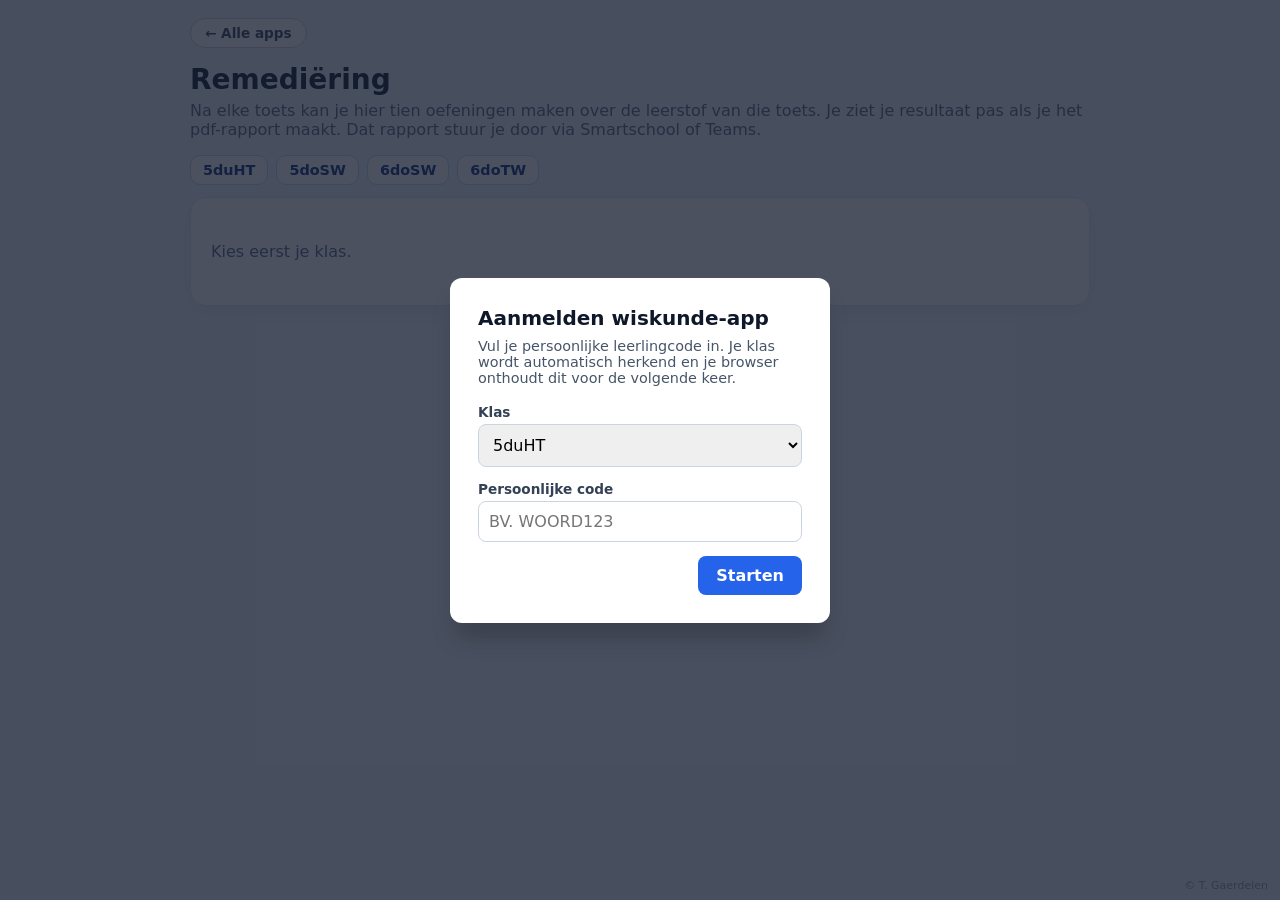
<file: remediering.html>
<!DOCTYPE html>
<html lang="nl">
<head>
<meta charset="UTF-8">
<meta name="viewport" content="width=device-width, initial-scale=1.0">
<title>Remediëring</title>
<link rel="stylesheet" href="lib/katex/katex.min.css">
<script src="lib/katex/katex.min.js"></script>
<script defer src="lib/html2canvas-1.4.1.min.js"></script>
<script defer src="lib/jspdf-2.5.1.umd.min.js"></script>
<script src="remediering/lijst.js"></script>
<script src="rem-opdrachten.js"></script>
<script src="wortel.js"></script>
<style>
  :root { --blauw:#1e3a8a; --blauw2:#172554; --tekst:#1e293b; --grijs:#64748b; --rand:#e2e8f0; --achter:#f1f5f9;
          --goed:#15803d; --fout:#b91c1c; --half:#b45309; --tip:#a16207; --opl:#10309e; }
  * { box-sizing: border-box; }
  body { margin:0; padding:18px; font-family: system-ui, -apple-system, "Segoe UI", Roboto, Arial, sans-serif; background: var(--achter); color: var(--tekst); }
  button, input, select, textarea { font-family: inherit; font-size: 1rem; }
  .wrap { max-width: 900px; margin: 0 auto; }
  h1 { font-size: 1.75rem; margin: .2rem 0 .3rem; font-weight: 800; }
  h2 { font-size: 1.2rem; margin: 0 0 .6rem; }
  .sub { color: var(--grijs); margin: 0 0 1rem; }
  .kaart { background:#fff; border:1px solid var(--rand); border-radius:16px; box-shadow:0 4px 18px rgba(15,23,42,.06); padding:18px 20px; margin-bottom:16px; }
  .kaart.accent { border-top:6px solid var(--blauw); }
  .rij { display:flex; gap:10px; flex-wrap:wrap; align-items:center; }
  .knop { background: var(--blauw); color:#fff; border:none; border-radius:10px; padding:10px 18px; font-weight:700; cursor:pointer; text-decoration:none; display:inline-block; }
  .knop:hover { background: var(--blauw2); }
  .knop.licht { background:#fff; color: var(--blauw); border:1px solid #bfdbfe; }
  .knop.licht:hover { background:#eff6ff; }
  .knop.klein { padding:6px 12px; font-size:.9rem; }
  .knop.groen { background: var(--goed); } .knop.groen:hover { background:#166534; }
  .knop:disabled { opacity:.45; cursor:default; }
  .badge { display:inline-block; padding:2px 10px; border-radius:999px; font-size:.8rem; font-weight:700; background:#eff6ff; color:var(--blauw); border:1px solid #bfdbfe; }
  .badge.gg { background:#fef3c7; color:#92400e; border-color:#fde68a; }
  .badge.ok { background:#ecfdf3; color:var(--goed); border-color:#bbf7d0; }
  .badge.bezig { background:#fff7ed; color:#c2410c; border-color:#fed7aa; }
  .lijst-item { display:flex; justify-content:space-between; align-items:center; gap:12px; padding:14px 0; border-top:1px solid var(--rand); flex-wrap:wrap; }
  .lijst-item:first-of-type { border-top:none; }
  .lijst-item .titel { font-weight:800; font-size:1.05rem; }
  .lijst-item .info { color:var(--grijs); font-size:.92rem; margin-top:3px; }
  .leeg { color:var(--grijs); padding:10px 0; }
  .klaskeuze { display:flex; gap:8px; flex-wrap:wrap; margin-bottom:12px; }
  /* vraagscherm */
  .navbollen { display:flex; gap:6px; flex-wrap:wrap; margin:6px 0 14px; }
  .navbol { width:34px; height:34px; border-radius:50%; border:2px solid #cbd5e1; background:#fff; font-weight:700; cursor:pointer; color:var(--tekst); }
  .navbol.ingevuld { background:#dbeafe; border-color:#93c5fd; }
  .navbol.actief { border-color: var(--blauw); box-shadow:0 0 0 3px #bfdbfe; }
  .vraagkop { display:flex; justify-content:space-between; align-items:center; gap:8px; flex-wrap:wrap; margin-bottom:8px; }
  .vraagkop .nr { font-weight:800; color:var(--blauw); font-size:1.05rem; }
  .opgave { font-size:1.08rem; line-height:1.6; margin-bottom:12px; }
  .figuur { text-align:center; margin: 6px 0 12px; }
  .figuur svg { max-width:100%; height:auto; }
  .veld-blok { margin: 12px 0; padding:10px 12px; background:#f8fafc; border:1px solid var(--rand); border-radius:12px; }
  .veld-label { font-weight:600; margin-bottom:6px; line-height:1.5; }
  input.tekstveld { width:100%; max-width:520px; padding:8px 10px; border:2px solid #cbd5e1; border-radius:8px; font-size:1.05rem; }
  input.tekstveld:focus, select:focus, textarea:focus { outline:none; border-color:#60a5fa; }
  .voorbeeld { min-height:1.6em; margin-top:6px; color:#334155; font-size:1.05rem; }
  .voorbeeld .fout-melding { color:#b45309; font-size:.88rem; }
  .hulp { color:var(--grijs); font-size:.85rem; margin-top:4px; }
  .symbolen { display:flex; gap:4px; flex-wrap:wrap; margin-top:6px; }
  .symbolen button { border:1px solid #cbd5e1; background:#fff; border-radius:6px; padding:3px 9px; cursor:pointer; font-size:.95rem; }
  .symbolen button:hover { background:#eff6ff; }
  .opties { display:grid; gap:8px; }
  .optie { text-align:left; background:#fff; border:2px solid #cbd5e1; border-radius:10px; padding:9px 12px; cursor:pointer; line-height:1.5; color:var(--tekst); }
  .optie:hover { border-color:#93c5fd; }
  .optie.gekozen { border-color: var(--blauw); background:#eff6ff; }
  select.keuze { padding:6px 8px; border:2px solid #cbd5e1; border-radius:8px; background:#fff; }
  table.tt { border-collapse:collapse; margin-top:4px; }
  table.tt td { border:1px solid #cbd5e1; padding:4px 6px; text-align:center; min-width:42px; background:#fff; }
  table.tt td.kop { font-weight:700; background:#f1f5f9; }
  table.tt select { padding:3px 2px; border:1px solid #cbd5e1; border-radius:6px; background:#fff; font-size:1rem; }
  .zeker { margin-top:12px; display:flex; gap:6px; align-items:center; flex-wrap:wrap; font-size:.92rem; color:var(--grijs); }
  .zeker button { border:1px solid var(--rand); background:#fff; border-radius:8px; padding:4px 10px; cursor:pointer; }
  .zeker button.aan { border-color:#93c5fd; background:#eff6ff; color:var(--blauw); font-weight:700; }
  .tipvak { margin-top:10px; background:#fefce8; border:1px solid #fde68a; color:#713f12; border-radius:10px; padding:10px 12px; line-height:1.5; }
  .knoppenrij { display:flex; justify-content:space-between; gap:10px; flex-wrap:wrap; margin-top:16px; }
  textarea.reflectie { width:100%; min-height:70px; padding:8px 10px; border:2px solid #cbd5e1; border-radius:8px; }
  .waarschuwing { background:#fff7ed; border:1px solid #fed7aa; color:#9a3412; border-radius:10px; padding:10px 12px; margin:10px 0; }
  .rem-opdracht-balk { background:#eef2ff; border:1px solid #c7d2fe; border-left:5px solid #4f46e5; color:#1e1b4b; border-radius:10px; padding:10px 12px; margin:10px 0; }
  .rem-opdracht-balk.te-laat { background:#fef2f2; border-color:#fecaca; border-left-color:#dc2626; color:#7f1d1d; }
  .rem-privacy { font-size:.85rem; color:#64748b; margin:4px 0 0; }
  .wacht { position:fixed; inset:0; background:rgba(241,245,249,.97); display:flex; align-items:center; justify-content:center; z-index:100; font-size:1.2rem; font-weight:700; color:var(--blauw); text-align:center; padding:20px; }
  /* rapport */
  #rapport-buiten { position:absolute; left:-10000px; top:0; width:780px; }
  .rapport { background:#fff; color:var(--tekst); }
  .rapport .pdf-blok { padding:10px 18px; background:#fff; }
  .rapport h1 { font-size:1.5rem; margin:0 0 4px; }
  .r-kop { border-bottom:3px solid var(--blauw); padding-bottom:10px; }
  .r-meta { color:var(--grijs); font-size:.92rem; }
  .r-score { font-size:2.2rem; font-weight:800; color:var(--blauw); }
  table.r-tabel { width:100%; border-collapse:collapse; font-size:.92rem; }
  table.r-tabel th, table.r-tabel td { border-bottom:1px solid var(--rand); padding:5px 6px; text-align:left; vertical-align:top; }
  table.r-tabel th { background:#f1f5f9; }
  .r-vraag { border:1px solid var(--rand); border-left:6px solid #cbd5e1; border-radius:10px; padding:10px 14px; }
  .r-vraag.goed { border-left-color:#22c55e; } .r-vraag.fout { border-left-color:#ef4444; } .r-vraag.half { border-left-color:#f59e0b; }
  .r-vraag .kopregel { display:flex; justify-content:space-between; gap:8px; font-weight:800; margin-bottom:6px; }
  .r-antw { margin:6px 0; line-height:1.6; }
  .r-antw .lbl { color:var(--grijs); font-size:.85rem; font-weight:700; text-transform:uppercase; letter-spacing:.03em; }
  .r-twee { display:flex; gap:12px; align-items:flex-start; } .r-links { flex:1; min-width:0; } .r-fig { flex:0 0 250px; margin:0; }
  @media (max-width:600px) { .r-twee { flex-direction:column; } .r-fig { flex-basis:auto; } }
  .r-uitw { margin-top:8px; padding:8px 12px; background:#f8fafc; border-radius:8px; color:var(--opl); line-height:1.7; }
  .pen { font-family: "Patrick Hand", "Segoe Print", cursive; color:#be123c; font-size:1.1rem; }
  .ok-kleur { color:var(--goed); font-weight:700; } .fout-kleur { color:var(--fout); font-weight:700; } .half-kleur { color:var(--half); font-weight:700; }
  .naam-app { position:fixed; right:12px; bottom:8px; font-size:11px; color:#94a3b8; }
  @media (max-width: 600px) {
    body { padding:10px; } .kaart { padding:14px; } h1 { font-size:1.4rem; }
    .navbol { width:30px; height:30px; } .opgave { font-size:1rem; }
    table.tt td { min-width:30px; padding:3px; } .knoppenrij .knop { flex:1; text-align:center; }
  }
  @media print { .naam-app, .knoppenrij, .navbollen { display:none !important; } body { background:#fff; } }
</style>
</head>
<body>
<!-- PORTAAL-KOPPELING (zelfde blok in elke app): terug naar het portaal en de leerlingcode.
     De apps vragen of bewaren geen naam; enkel de anonieme code van het portaal wordt getoond. -->
<style>
    .portaal-terug { display: inline-block; margin: 0 0 12px; padding: 6px 14px; border: 1px solid #cbd5e1; border-radius: 999px; background: #fff; color: #475569; font: 600 .85rem system-ui, -apple-system, 'Segoe UI', sans-serif; text-decoration: none; }
    .portaal-terug:hover { background: #f1f5f9; color: #1e293b; }
    .portaal-terug-rij { text-align: left; }
    .leerling-code { position: fixed; left: 14px; bottom: 10px; font: 11px system-ui, -apple-system, 'Segoe UI', sans-serif; color: #94a3b8; background: rgba(255,255,255,.85); padding: 2px 8px; border-radius: 6px; pointer-events: none; z-index: 50; }
    @media print { .portaal-terug-rij, .leerling-code { display: none !important; } }
</style>
<script>
    // Anonieme leerlingcode en klas, zoals ingesteld in het portaal (index.html)
    function leerlingCode() {
        try { return (localStorage.getItem('wisk_leerling_code') || '').trim().toUpperCase().replace(/[^A-Z0-9_-]/g, '').slice(0, 20); } catch (e) { return ''; }
    }
    function portaalKlas() {
        try { const k = (localStorage.getItem('wisk_leerling_klas') || '').trim(); return k === 'alle klassen' ? '' : k.replace(/[^\p{L}\p{N} _-]/gu, '').slice(0, 20); } catch (e) { return ''; }
    }
    // Resultaten doorgeven aan het dashboard (via tracker.js). Bewaart nooit wat de leerling intypte:
    // enkel welke oefening, juist of fout, en de soort fout.
    function portaalLogOpgave(juist, module, fout, details) {
        try { if (window.WiskundeTracker) WiskundeTracker.logOpgave({ isCorrect: !!juist, moduleId: module, foutCategorie: fout || null, details: details || {} }); } catch (e) { /* loggen mag de app nooit storen */ }
    }
    function portaalLogToets(procent, duur, module, details) {
        try { if (window.WiskundeTracker) WiskundeTracker.logToets({ scoreProcent: procent, duurSeconden: duur || 0, moduleId: module, details: details || {} }); } catch (e) { /* loggen mag de app nooit storen */ }
    }
    window.addEventListener('DOMContentLoaded', () => {
        const code = leerlingCode();
        if (!code || window.WiskundeTracker) return; // de tracker toont de code al zelf
        const el = document.createElement('div');
        el.className = 'leerling-code';
        el.setAttribute('data-html2canvas-ignore', '');
        el.textContent = code;
        document.body.appendChild(el);
    });
</script>
<div class="wrap">
  <div class="portaal-terug-rij" data-html2canvas-ignore><a class="portaal-terug" href="index.html">← Alle apps</a></div>
  <div id="scherm"></div>
</div>
<div id="rapport-buiten"></div>
<div class="naam-app">© T. Gaerdelen</div>

<script>
'use strict';
/* =====================================================================
   Remediëring per toets (alle klassen).
   - remediering/lijst.js: welke remediëringen open staan per klas (REM_LIJST).
     Enkel wat in die lijst staat, staat online; voorbereide remediëringen blijven lokaal.
   - remediering/<klas>_<id>.js: de 10 oefeningen van één toets (REM_REGISTREER({...})).
   - De leerling ziet tijdens het maken geen juist/fout (wel tips). Het resultaat verschijnt
     pas nadat het pdf-rapport gemaakt is; dat rapport stuurt de leerling door (Smartschool/Teams).
   Logs: appId 'remediering', module '<klas>_<id>', oefening-id '<klas>_<id>_<vraag-id>'.
   ===================================================================== */
const APP_ID = 'remediering';
const scherm = () => document.getElementById('scherm');
const esc = s => String(s == null ? '' : s).replace(/[&<>"']/g, c => ({ '&': '&amp;', '<': '&lt;', '>': '&gt;', '"': '&quot;', "'": '&#39;' }[c]));
const KLASSEN = ['5duHT', '5doSW', '6doSW', '6doTW'];

/* ---------------- tekst met formules: $...$ en $$...$$ ---------------- */
function kt(tex, display) {
  try { return katex.renderToString(tex, { throwOnError: false, displayMode: !!display, trust: false }); } catch (e) { return esc(tex); }
}
function tx(s) {
  if (s == null) return '';
  const delen = String(s).split(/(\$\$[\s\S]+?\$\$|\$[^$]+\$)/g);
  return delen.map(d => {
    if (d.startsWith('$$')) return kt(d.slice(2, -2), true);
    if (d.startsWith('$') && d.length > 1) return kt(d.slice(1, -1), false);
    return esc(d).replace(/\*\*([^*]+)\*\*/g, '<b>$1</b>').replace(/\n/g, '<br>');
  }).join('');
}
const fmt = v => {
  if (!isFinite(v)) return v > 0 ? '+\\infty' : '-\\infty';
  let r = Math.round(v * 1e6) / 1e6;
  return String(r).replace('.', '{,}');
};
const fmtPt = v => String(Math.round(v * 100) / 100).replace('.', ',');

/* =====================================================================
   W: formule-lezer (uitdrukkingen intypen, nakijken door invullen, terug naar LaTeX)
   ===================================================================== */
const W = (() => {
  const FN = ['arcsin', 'arccos', 'arctan', 'bgsin', 'bgcos', 'bgtan', 'bgcot', 'sinh', 'cosh', 'tanh', 'asin', 'acos', 'atan', 'sqrt', 'sin', 'cos', 'tan', 'cot', 'exp', 'abs', 'ln', 'log'];
  const NAMEN = FN.concat(['pi', 'inf']).sort((a, b) => b.length - a.length);
  const F = {
    sin: Math.sin, cos: Math.cos, tan: Math.tan, cot: x => 1 / Math.tan(x),
    asin: Math.asin, arcsin: Math.asin, bgsin: Math.asin, acos: Math.acos, arccos: Math.acos, bgcos: Math.acos,
    atan: Math.atan, arctan: Math.atan, bgtan: Math.atan, bgcot: x => Math.PI / 2 - Math.atan(x),
    sinh: Math.sinh, cosh: Math.cosh, tanh: Math.tanh, sqrt: Math.sqrt, exp: Math.exp, ln: Math.log, log: Math.log10, abs: Math.abs
  };
  const TEXNAAM = { sin: '\\sin', cos: '\\cos', tan: '\\tan', cot: '\\cot', asin: '\\text{Bgsin}', arcsin: '\\text{Bgsin}', bgsin: '\\text{Bgsin}', acos: '\\text{Bgcos}', arccos: '\\text{Bgcos}', bgcos: '\\text{Bgcos}', atan: '\\text{Bgtan}', arctan: '\\text{Bgtan}', bgtan: '\\text{Bgtan}', bgcot: '\\text{Bgcot}', sinh: '\\sinh', cosh: '\\cosh', tanh: '\\tanh', exp: '\\exp', ln: '\\ln', log: '\\log' };
  function norm(s) {
    // n-demachtswortels: ³√(x), ∛x, root(3, x) → interne notatie @3(x)
    s = String(s).replace(/(?:root|wortel)\s*\(\s*(\d+)\s*[,;]/gi, '@$1(');
    if (window.WORTEL) s = WORTEL.omzetten(s, (n, a) => n === 2 ? 'sqrt(' + a + ')' : '@' + n + '(' + a + ')');
    return s.replace(/[−–—]/g, '-').replace(/[·×∙⋅]/g, '*').replace(/÷/g, '/').replace(/√/g, 'sqrt').replace(/π/g, 'pi')
      .replace(/∞/g, 'inf').replace(/²/g, '^2').replace(/³/g, '^3').replace(/⁴/g, '^4').replace(/\*\*/g, '^').replace(/,/g, '.')
      .replace(/[\[{]/g, '(').replace(/[\]}]/g, ')').replace(/\s+/g, '');
  }
  function tokens(str) {
    const s = norm(str), t = []; let i = 0;
    while (i < s.length) {
      const c = s[i];
      if (/[0-9.]/.test(c)) { let j = i; while (j < s.length && /[0-9.]/.test(s[j])) j++; const st = s.slice(i, j); if ((st.match(/\./g) || []).length > 1 || st === '.') throw new Error('Getal niet duidelijk: ' + st); t.push({ t: 'num', v: parseFloat(st), s: st }); i = j; continue; }
      if (/[a-zA-Z]/.test(c)) {
        let j = i; while (j < s.length && /[a-zA-Z]/.test(s[j])) j++;
        const w = s.slice(i, j).toLowerCase(); let k = 0;
        while (k < w.length) {
          const n = NAMEN.find(n => w.startsWith(n, k));
          if (n) { t.push(FN.includes(n) ? { t: 'fn', v: n } : { t: 'id', v: n }); k += n.length; }
          else { t.push({ t: 'id', v: w[k] }); k++; }
        }
        i = j; continue;
      }
      if (c === '@') { let j = i + 1; while (j < s.length && /[0-9]/.test(s[j])) j++; t.push({ t: 'root', n: parseInt(s.slice(i + 1, j), 10) }); i = j; continue; }
      if ('+-*/^()|_'.includes(c)) { t.push({ t: c }); i++; continue; }
      throw new Error('Onbekend teken: ' + c);
    }
    return t;
  }
  function parse(str, vars) {
    vars = vars || ['x'];
    const T = tokens(str); let p = 0;
    if (!T.length) throw new Error('Leeg');
    const peek = () => T[p], eat = x => { if (T[p] && T[p].t === x) { p++; return true; } return false; };
    const start = tk => tk && (tk.t === 'num' || tk.t === 'id' || tk.t === 'fn' || tk.t === 'root' || tk.t === '(');
    const startZonderFn = tk => tk && (tk.t === 'num' || tk.t === 'id');
    function expr() { let a = term(); while (peek() && (peek().t === '+' || peek().t === '-')) { const op = T[p++].t; const b = term(); a = { k: op === '+' ? 'add' : 'sub', a, b }; } return a; }
    function term() {
      let a = unary();
      for (;;) {
        const tk = peek(); if (!tk) break;
        if (tk.t === '*') { p++; a = { k: 'mul', a, b: unary() }; }
        else if (tk.t === '/') { p++; a = { k: 'div', a, b: unary() }; }
        else if (start(tk)) { a = { k: 'mul', a, b: power(), imp: true }; }
        else break;
      }
      return a;
    }
    function unary() { if (eat('-')) return { k: 'neg', a: unary() }; if (eat('+')) return unary(); return power(); }
    function power() { const b = primary(); if (eat('^')) return { k: 'pow', a: b, b: unary() }; return b; }
    function primary() {
      const tk = T[p++]; if (!tk) throw new Error('Onvolledige uitdrukking');
      if (tk.t === 'num') return { k: 'num', v: tk.v, s: tk.s };
      if (tk.t === 'id') {
        if (tk.v === 'e') return { k: 'num', v: Math.E, s: 'e' };
        if (tk.v === 'pi') return { k: 'num', v: Math.PI, s: '\\pi' };
        if (tk.v === 'inf') return { k: 'num', v: Infinity, s: '\\infty' };
        if (!vars.includes(tk.v)) throw new Error('Onbekende letter: ' + tk.v);
        return { k: 'var', v: tk.v };
      }
      if (tk.t === '(') { const a = expr(); if (!eat(')')) throw new Error('Er ontbreekt een haakje )'); return { k: 'par', a }; }
      if (tk.t === 'root') {
        if (!eat('(')) throw new Error('Na het wortelteken moet een getal of een haakje volgen');
        if (peek() && peek().t === ')') throw new Error('Vul de wortel in: typ iets tussen de haakjes');
        const a = expr(); if (!eat(')')) throw new Error('Er ontbreekt een haakje )');
        return { k: 'root', n: tk.n, a };
      }
      if (tk.t === '|') { const a = expr(); if (!eat('|')) throw new Error('Er ontbreekt een |'); return { k: 'fn', f: 'abs', a }; }
      if (tk.t === 'fn') {
        let base = null, macht = null;
        if (tk.v === 'log' && eat('_')) base = primary();
        if (eat('^')) { if (eat('-')) macht = { k: 'neg', a: primary() }; else macht = primary(); }
        let arg;
        if (peek() && peek().t === '(') { p++; arg = expr(); if (!eat(')')) throw new Error('Er ontbreekt een haakje )'); }
        else { if (!startZonderFn(peek()) && !(peek() && peek().t === 'fn')) throw new Error('Na ' + tk.v + ' ontbreekt iets'); arg = power(); while (startZonderFn(peek())) arg = { k: 'mul', a: arg, b: power(), imp: true }; }
        let n = { k: 'fn', f: tk.v, a: arg, base };
        if (macht) n = { k: 'pow', a: n, b: macht, fnMacht: true };
        return n;
      }
      throw new Error('Onverwacht teken: ' + tk.t);
    }
    const r = expr();
    if (p < T.length) throw new Error('Onverwacht teken: ' + (T[p].v || T[p].t));
    return r;
  }
  function machtReeel(b, e) {
    if (b >= 0 || Number.isInteger(e)) return Math.pow(b, e);
    for (const q of [3, 5, 7, 9]) { const pq = e * q; if (Math.abs(pq - Math.round(pq)) < 1e-9) { const pp = Math.round(pq); return (pp % 2 ? -1 : 1) * Math.pow(-b, e); } }
    return NaN;
  }
  function ev(n, env) {
    switch (n.k) {
      case 'num': return n.v;
      case 'var': return env[n.v];
      case 'par': return ev(n.a, env);
      case 'neg': return -ev(n.a, env);
      case 'add': return ev(n.a, env) + ev(n.b, env);
      case 'sub': return ev(n.a, env) - ev(n.b, env);
      case 'mul': return ev(n.a, env) * ev(n.b, env);
      case 'div': return ev(n.a, env) / ev(n.b, env);
      case 'pow': return machtReeel(ev(n.a, env), ev(n.b, env));
      case 'root': return WORTEL.waarde(n.n, ev(n.a, env));
      case 'fn': { const v = ev(n.a, env); if (n.f === 'log' && n.base) return Math.log(v) / Math.log(ev(n.base, env)); return F[n.f](v); }
    }
    return NaN;
  }
  const strip = n => n.k === 'par' ? n.a : n;
  function tex(n) {
    switch (n.k) {
      case 'num': return n.s ? (n.s === 'e' || n.s.startsWith('\\') ? n.s : n.s.replace('.', '{,}')) : fmt(n.v);
      case 'var': return n.v;
      case 'par': return '\\left(' + tex(n.a) + '\\right)';
      case 'neg': return '-' + ((n.a.k === 'add' || n.a.k === 'sub') ? '\\left(' + tex(n.a) + '\\right)' : tex(n.a));
      case 'add': return tex(n.a) + '+' + tex(n.b);
      case 'sub': return tex(n.a) + '-' + ((n.b.k === 'add' || n.b.k === 'sub') ? '\\left(' + tex(n.b) + '\\right)' : tex(n.b));
      case 'mul': { const A = tex(n.a), B = tex(n.b); const punt = n.b.k === 'num' || n.b.k === 'neg' || (n.b.k === 'pow' && n.b.a.k === 'num' && n.b.a.s !== 'e') || !n.imp; return A + (punt ? ' \\cdot ' : '\\,') + B; }
      case 'div': return '\\dfrac{' + tex(strip(n.a)) + '}{' + tex(strip(n.b)) + '}';
      case 'pow': {
        if (n.fnMacht && n.a.k === 'fn' && TEXNAAM[n.a.f] && !n.a.base) return TEXNAAM[n.a.f] + '^{' + tex(strip(n.b)) + '}\\left(' + tex(strip(n.a.a)) + '\\right)';
        let B = tex(n.a); if (!['num', 'var', 'par'].includes(n.a.k) || (n.a.k === 'num' && n.a.v < 0)) B = '\\left(' + B + '\\right)';
        return '{' + B + '}^{' + tex(strip(n.b)) + '}';
      }
      case 'root': return '\\sqrt[' + n.n + ']{' + tex(strip(n.a)) + '}';
      case 'fn': {
        if (n.f === 'sqrt') return '\\sqrt{' + tex(strip(n.a)) + '}';
        if (n.f === 'abs') return '\\left|' + tex(strip(n.a)) + '\\right|';
        const naam = n.f === 'log' && n.base ? '\\log_{' + tex(strip(n.base)) + '}' : TEXNAAM[n.f];
        return naam + '\\left(' + tex(strip(n.a)) + '\\right)';
      }
    }
    return '?';
  }
  function waarde(str, env, vars) { return ev(parse(str, vars || Object.keys(env || {})), env || {}); }
  return { parse, ev, tex, waarde, norm };
})();

/* ---------------- verzamelingen en intervallen ---------------- */
function getalUit(s) { const v = W.waarde(s, {}, []); if (typeof v !== 'number' || isNaN(v)) throw new Error('Geen getal: ' + s); return v; }
function isLeeg(s) { return /^(∅|\{\}|\{ *\}|geen.*|leeg|ø|Ø)$/i.test(String(s).trim()); }
function leesLijst(s, aantalVerwacht) {
  // geeft een lijst van mogelijke lezingen (decimale komma of komma als scheiding)
  let t = String(s).trim().replace(/^V\s*=\s*/i, '').replace(/^\{|\}$/g, '').trim();
  if (isLeeg(t) || t === '') return [[]];
  const lezingen = [];
  if (t.includes(';')) lezingen.push(t.split(';'));
  else {
    lezingen.push(t.split(','));
    lezingen.push(t.split(/,\s+/));
    lezingen.push([t]);
  }
  const uit = [];
  for (const l of lezingen) { try { uit.push(l.map(x => x.trim()).filter(x => x !== '').map(getalUit)); } catch (e) { /* lezing past niet */ } }
  if (!uit.length) throw new Error('Schrijf de getallen tussen accolades, gescheiden door ; (bv. {-2 ; 3})');
  return uit;
}
const R_INF = 1e300;
function leesIntervallen(s) {
  let t = String(s).replace(/\s+/g, '').replace(/[−–]/g, '-').replace(/∞/g, 'inf').replace(/∪/g, 'U').replace(/ℝ/g, 'IR').replace(/^x∈/i, '');
  if (isLeeg(t)) return [];
  const delen = t.split('U'); let lijst = [];
  for (let d of delen) {
    if (!d) throw new Error('Leeg stuk rond ∪');
    let m = d.match(/^I?R(\+|⁺|-|⁻)?(0|₀)?(?:\\\{(.*)\})?$/i);
    if (m && /^I?R/i.test(d)) {
      let a = -R_INF, b = R_INF, ac = false, bc = false;
      if (m[1] === '+' || m[1] === '⁺') { a = 0; ac = !m[2]; }
      if (m[1] === '-' || m[1] === '⁻') { b = 0; bc = !m[2]; }
      let stukken = [{ a, ac, b, bc }];
      const weg = [];
      if (m[2] && !m[1]) weg.push(0);
      if (m[3]) leesLijst(m[3])[0].forEach(v => weg.push(v));
      weg.sort((x, y) => x - y).forEach(w => {
        const nieuw = [];
        stukken.forEach(st => { if (w > st.a && w < st.b) { nieuw.push({ a: st.a, ac: st.ac, b: w, bc: false }, { a: w, ac: false, b: st.b, bc: st.bc }); } else nieuw.push(st); });
        stukken = nieuw;
      });
      lijst = lijst.concat(stukken); continue;
    }
    const l = d[0], r = d[d.length - 1];
    if (!'[]('.includes(l) || !'[])'.includes(r)) throw new Error('Gebruik haken: bv. ]-∞ ; 2]');
    const binnen = d.slice(1, -1);
    let p = binnen.includes(';') ? binnen.split(';') : binnen.split(',');
    if (p.length !== 2) throw new Error('Scheid de grenzen met ; (bv. [-1,5 ; 2])');
    const g = x => { x = x.replace(/^\+/, ''); if (/^-?inf$/i.test(x)) return x.startsWith('-') ? -R_INF : R_INF; return getalUit(x); };
    lijst.push({ a: g(p[0]), ac: l === '[', b: g(p[1]), bc: r === ']' });
  }
  lijst.forEach(i => { if (i.a <= -R_INF) i.ac = false; if (i.b >= R_INF) i.bc = false; });
  return lijst.sort((x, y) => x.a - y.a);
}
const gelijkGetal = (a, b, tol) => (Math.abs(a) >= R_INF || Math.abs(b) >= R_INF) ? a === b : Math.abs(a - b) <= (tol != null ? tol : 1e-6 * Math.max(1, Math.abs(b)));
function gelijkeIntervallen(A, B, tol) {
  if (A.length !== B.length) return false;
  return A.every((x, i) => gelijkGetal(x.a, B[i].a, tol) && gelijkGetal(x.b, B[i].b, tol) && x.ac === B[i].ac && x.bc === B[i].bc);
}
function texIntervallen(L) {
  if (!L.length) return '\\varnothing';
  const g = v => v <= -R_INF ? '-\\infty' : v >= R_INF ? '+\\infty' : fmt(v);
  return L.map(i => (i.ac ? '[' : ']') + g(i.a) + '\\,;\\,' + g(i.b) + (i.bc ? ']' : '[')).join(' \\cup ');
}

/* =====================================================================
   VELDEN: elk type heeft maak (html), lees (waarde uit het scherm), nakijken, toon (LaTeX)
   ===================================================================== */
const SYMBOLEN = {
  expr: ['^', '√( )', 'ⁿ√', 'π', 'e', 'ln( )', '( )'],
  getal: ['√( )', 'ⁿ√', '/', 'π', '^'],
  verz: ['{ }', ';', '∅', '√( )', 'ⁿ√', '/'],
  interval: [']', '[', ';', '∞', '-∞', '∪', 'IR'],
};
const HULP = {
  expr: 'Typ bv. 3x^2 - 2x, (x+1)/(x-2), √(x), e^(2x), ln(x), sin(x). Machten met ^, maal mag weg. Een andere wortel (zoals ³√) kies je met de knop ⁿ√.',
  getal: 'Typ een getal of een exacte uitdrukking (bv. 50/13, -3/4, √(2), 2pi). Decimale komma mag. Een andere wortel (zoals ³√) kies je met de knop ⁿ√.',
  verz: 'Typ de oplossingen tussen accolades, gescheiden door ; (bv. {-2 ; 3}). Geen oplossingen: typ ∅ of "geen".',
  interval: 'Typ intervallen zoals in de les: ]-∞ ; -3[ ∪ ]1 ; +∞[ of IR of IR\\{2}. Geen oplossingen: ∅.'
};
function voorbeeldTex(veld, waarde) {
  if (!String(waarde).trim()) return '';
  try {
    if (veld.type === 'expr') { const s = stripLinks(waarde); return kt(W.tex(W.parse(s, veld.vars || [veld.var || 'x']))); }
    if (veld.type === 'getal') return kt(W.tex(W.parse(waarde, [])));
    if (veld.type === 'verz') {
      const l = leesLijst(waarde)[0];
      // toon wat de leerling typte (bv. ∛2), niet de afgeronde waarde
      const t = String(waarde).trim().replace(/^V\s*=\s*/i, '').replace(/^\{|\}$/g, '').trim();
      let d = null; try { const st = (t.includes(';') ? t.split(';') : [t]).map(x => x.trim()).filter(Boolean); if (st.length === l.length) d = st.map(x => W.tex(W.parse(x, []))); } catch (e) { d = null; }
      return kt('V=' + (l.length ? '\\left\\{' + (d || l.map(fmt)).join('\\,;\\,') + '\\right\\}' : '\\varnothing'));
    }
    if (veld.type === 'interval') return kt(texIntervallen(leesIntervallen(waarde)));
  } catch (e) { return '<span class="fout-melding">⚠ ' + esc(e.message) + '</span>'; }
  return '';
}
function stripLinks(s) {
  // "y = ...", "f'(x) = ...", "g(x) = ..." mag ervoor staan
  const m = String(s).match(/^\s*([a-zA-Z]('|′|’)*(\([a-z]\))?|D\s*[a-z]?\(?[a-z]?\)?)\s*=\s*(.+)$/);
  return m ? m[4] : s;
}
function puntenVeld(veld, w) {
  // geeft 0..1 terug
  const leeg = w == null || (typeof w === 'string' && !w.trim()) || (Array.isArray(w) && w.every(x => x == null || x === ''));
  if (leeg) return 0;
  try {
    switch (veld.type) {
      case 'mc': return w === veld.ok ? 1 : 0;
      case 'kies': return w === veld.ok ? 1 : 0;
      case 'getal': { const v = getalUit(w), ok = getalUit(veld.ok); return gelijkGetal(v, ok, veld.tol) ? 1 : 0; }
      case 'expr': {
        const vars = veld.vars || [veld.var || 'x'];
        const A = W.parse(stripLinks(w), vars), B = W.parse(veld.ok, vars);
        const dom = veld.dom || [-3, 3]; let getest = 0;
        for (let i = 0; i < 40 && getest < 8; i++) {
          const env = {}; vars.forEach((v, j) => { const d = Array.isArray(dom[0]) ? dom[j] : dom; env[v] = d[0] + (d[1] - d[0]) * ((i * 0.6180339887 + 0.137 * (j + 1)) % 1); });
          const b = W.ev(B, env); if (!isFinite(b)) continue;
          const a = W.ev(A, env); if (!isFinite(a)) return 0;
          if (Math.abs(a - b) > 1e-6 * Math.max(1, Math.abs(b))) return 0;
          getest++;
        }
        return getest >= 4 ? 1 : 0;
      }
      case 'verz': {
        const ok = veld.ok.map(getalUit), tol = veld.tol;
        const lezingen = leesLijst(w);
        return lezingen.some(L => { const u = L.filter((x, i) => L.findIndex(y => gelijkGetal(y, x, tol)) === i); return u.length === ok.length && ok.every(o => u.some(x => gelijkGetal(x, o, tol))); }) ? 1 : 0;
      }
      case 'interval': return gelijkeIntervallen(leesIntervallen(w), leesIntervallen(veld.ok), veld.tol) ? 1 : 0;
      case 'teken': { const ok = veld.ok.split(''); let goed = 0; ok.forEach((c, i) => { if ((w[i] || '') === c) goed++; }); return goed === ok.length ? 1 : (veld.deels === false ? 0 : Math.floor(2 * goed / ok.length) / 2); }
    }
  } catch (e) { return 0; }
  return 0;
}
function toonAntwoord(veld, w) {
  // LaTeX/HTML van het antwoord van de leerling (voor het rapport)
  if (w == null || (typeof w === 'string' && !w.trim()) || (Array.isArray(w) && w.every(x => !x))) return '<i style="color:#94a3b8">niet ingevuld</i>';
  if (veld.type === 'mc') return tx(veld.opties[w]);
  if (veld.type === 'kies') return tx(w);
  if (veld.type === 'teken') return tekenTabelHtml(veld, w);
  const v = voorbeeldTex(veld, w);
  return v && !v.includes('fout-melding') ? v : esc(w);
}
function toonJuist(veld) {
  if (veld.toon) return tx(veld.toon);
  try {
    if (veld.type === 'mc') return tx(veld.opties[veld.ok]);
    if (veld.type === 'kies') return tx(veld.ok);
    if (veld.type === 'teken') return tekenTabelHtml(veld, veld.ok.split(''));
    if (veld.type === 'expr') return kt(W.tex(W.parse(veld.ok, veld.vars || [veld.var || 'x'])));
    if (veld.type === 'getal') return kt(W.tex(W.parse(veld.ok, [])));
    if (veld.type === 'verz') return kt('V=' + (veld.ok.length ? '\\left\\{' + veld.ok.map(o => W.tex(W.parse(o, []))).join('\\,;\\,') + '\\right\\}' : '\\varnothing'));
    if (veld.type === 'interval') return kt(texIntervallen(leesIntervallen(veld.ok)));
  } catch (e) { return esc(veld.ok); }
  return '';
}
function tekenTabelHtml(veld, w) {
  const n = veld.x.length, cel = c => c === '-' ? '−' : (c || '·');
  let kop = `<td class="kop">${kt(veld.xnaam || 'x')}</td>`, rij = `<td class="kop">${kt(veld.rij || 'f(x)')}</td>`;
  for (let i = 0; i < 2 * n + 1; i++) { kop += `<td>${i % 2 ? kt(veld.x[(i - 1) / 2]) : ''}</td>`; rij += `<td>${esc(cel(w[i]))}</td>`; }
  return `<table class="tt"><tr>${kop}</tr><tr>${rij}</tr></table>`;
}

/* ---------------- grafieken (SVG) ---------------- */
function grafiek(fig) {
  const B = fig.b || 440, H = fig.h || 320, m = 26;
  const [x0, x1] = fig.x, [y0, y1] = fig.y;
  const X = x => m + (x - x0) / (x1 - x0) * (B - 2 * m), Y = y => H - m - (y - y0) / (y1 - y0) * (H - 2 * m);
  const id = 'c' + Math.random().toString(36).slice(2, 8);
  let s = `<svg viewBox="0 0 ${B} ${H}" width="${B}" height="${H}" xmlns="http://www.w3.org/2000/svg" font-family="system-ui, sans-serif"><defs><clipPath id="${id}"><rect x="${m}" y="${m}" width="${B - 2 * m}" height="${H - 2 * m}"/></clipPath></defs>`;
  const sx = fig.sx || 1, sy = fig.sy || 1;
  for (let x = Math.ceil(x0 / sx) * sx; x <= x1 + 1e-9; x += sx) s += `<line x1="${X(x)}" y1="${m}" x2="${X(x)}" y2="${H - m}" stroke="#e2e8f0" stroke-width="1"/>`;
  for (let y = Math.ceil(y0 / sy) * sy; y <= y1 + 1e-9; y += sy) s += `<line x1="${m}" y1="${Y(y)}" x2="${B - m}" y2="${Y(y)}" stroke="#e2e8f0" stroke-width="1"/>`;
  const ax = Math.min(Math.max(0, y0), y1), ay = Math.min(Math.max(0, x0), x1);
  s += `<line x1="${m - 6}" y1="${Y(ax)}" x2="${B - m + 8}" y2="${Y(ax)}" stroke="#334155" stroke-width="1.4"/><line x1="${X(ay)}" y1="${H - m + 6}" x2="${X(ay)}" y2="${m - 8}" stroke="#334155" stroke-width="1.4"/>`;
  s += `<text x="${B - m + 10}" y="${Y(ax) + 4}" font-size="12" fill="#334155">${fig.xnaam || 'x'}</text><text x="${X(ay) + 5}" y="${m - 10}" font-size="12" fill="#334155">${fig.ynaam || 'y'}</text>`;
  const lx = fig.lx || sx, ly = fig.ly || sy;
  for (let x = Math.ceil(x0 / lx) * lx; x <= x1 + 1e-9; x += lx) { if (Math.abs(x) < 1e-9) continue; s += `<line x1="${X(x)}" y1="${Y(ax) - 3}" x2="${X(x)}" y2="${Y(ax) + 3}" stroke="#334155"/><text x="${X(x)}" y="${Y(ax) + 14}" font-size="10" text-anchor="middle" fill="#475569">${String(+x.toFixed(4)).replace('.', ',')}</text>`; }
  for (let y = Math.ceil(y0 / ly) * ly; y <= y1 + 1e-9; y += ly) { if (Math.abs(y) < 1e-9) continue; s += `<line x1="${X(ay) - 3}" y1="${Y(y)}" x2="${X(ay) + 3}" y2="${Y(y)}" stroke="#334155"/><text x="${X(ay) - 5}" y="${Y(y) + 3.5}" font-size="10" text-anchor="end" fill="#475569">${String(+y.toFixed(4)).replace('.', ',')}</text>`; }
  s += `<text x="${X(ay) - 5}" y="${Y(ax) + 13}" font-size="10" text-anchor="end" fill="#475569">0</text>`;
  (fig.stippel || []).forEach(l => {
    if (l.x != null) s += `<line x1="${X(l.x)}" y1="${m}" x2="${X(l.x)}" y2="${H - m}" stroke="#64748b" stroke-dasharray="5 4" stroke-width="1.2"/>`;
    if (l.y != null) s += `<line x1="${m}" y1="${Y(l.y)}" x2="${B - m}" y2="${Y(l.y)}" stroke="#64748b" stroke-dasharray="5 4" stroke-width="1.2"/>`;
  });
  const kleuren = ['#1e3a8a', '#c2410c', '#15803d', '#7c3aed'];
  (fig.krommen || []).forEach((k, ki) => {
    const n = W.parse(k.f, ['x']), a = k.van != null ? k.van : x0 - (x1 - x0) * 0.05, b = k.tot != null ? k.tot : x1 + (x1 - x0) * 0.05;
    let d = '', vorige = null; const N = 700;
    for (let i = 0; i <= N; i++) {
      const x = a + (b - a) * i / N, y = W.ev(n, { x });
      if (!isFinite(y) || Math.abs(y) > 1e6 || (vorige != null && Math.abs(y - vorige) > (y1 - y0) * 3)) { vorige = null; continue; }
      d += (vorige == null ? 'M' : 'L') + X(x).toFixed(2) + ' ' + Y(y).toFixed(2) + ' '; vorige = y;
    }
    s += `<path d="${d}" fill="none" stroke="${k.kleur || kleuren[ki % 4]}" stroke-width="2.2" clip-path="url(#${id})"/>`;
    if (k.naam) { const xn = k.naamX != null ? k.naamX : x1 - (x1 - x0) * 0.08, yn = W.ev(n, { x: xn }); s += `<text x="${X(xn) + 4}" y="${Y(yn) - 6}" font-size="12" font-weight="700" fill="${k.kleur || kleuren[ki % 4]}">${esc(k.naam)}</text>`; }
  });
  (fig.lijnen || []).forEach(l => { s += `<line x1="${X(l[0])}" y1="${Y(l[1])}" x2="${X(l[2])}" y2="${Y(l[3])}" stroke="${l[4] || '#1e3a8a'}" stroke-width="2.2" clip-path="url(#${id})"/>`; });
  (fig.punten || []).forEach(p => { s += `<circle cx="${X(p.x)}" cy="${Y(p.y)}" r="3.2" fill="${p.open ? '#fff' : '#1e3a8a'}" stroke="#1e3a8a" stroke-width="1.5"/>`; if (p.t) s += `<text x="${X(p.x) + 6}" y="${Y(p.y) - 6}" font-size="11" fill="#1e293b">${esc(p.t)}</text>`; });
  return s + '</svg>';
}

/* =====================================================================
   TOESTAND
   ===================================================================== */
let SET = null;          // de geladen remediëring
let ST = null;           // toestand van de leerling voor die remediëring
let HUIDIG = 0;          // vraagnummer
let KLAS = '';
const sleutel = () => `rem_v1|${leerlingCode() || 'zonder-code'}|${SET.klas}|${SET.id}`;
function laadST() {
  try { ST = JSON.parse(localStorage.getItem(sleutel()) || 'null'); } catch (e) { ST = null; }
  if (!ST || !ST.antw) ST = { antw: {}, zeker: {}, tips: {}, poging: 1, start: Date.now(), actief: 0, reflectie: '' };
}
function bewaar() { try { localStorage.setItem(sleutel(), JSON.stringify(ST)); } catch (e) { /* opslag vol of geblokkeerd */ } }
function statusVan(klas, id) {
  try { const s = JSON.parse(localStorage.getItem(`rem_v1|${leerlingCode() || 'zonder-code'}|${klas}|${id}`) || 'null'); return s; } catch (e) { return null; }
}

/* ---------------- laden van een remediëring ---------------- */
window.REM_REGISTREER = function (data) { window.__REM_GELADEN = data; };
function laadSet(klas, item) {
  return new Promise((ok, nok) => {
    window.__REM_GELADEN = null;
    const sc = document.createElement('script');
    sc.src = `remediering/${klas}_${item.id}.js?v=${encodeURIComponent(item.v || '1')}`;
    sc.onload = () => window.__REM_GELADEN ? ok(window.__REM_GELADEN) : nok(new Error('leeg'));
    sc.onerror = () => nok(new Error('niet gevonden'));
    document.head.appendChild(sc);
  });
}

/* =====================================================================
   SCHERM 1: lijst per klas
   ===================================================================== */
// Zichtbaarheid (Tom, 27/11/2026), volgens de datum waarop de remediëring werd opengezet (open: 'jjjj-mm-dd'):
// - semester 1 (sem: 1) verdwijnt vanaf 1 januari daarna (uitzonderlijk opengezet in jan.–aug.: vanaf 1 september);
// - semester 2 (sem: 2) verdwijnt bij de start van het nieuwe schooljaar: vanaf 1 september daarna.
// Zonder sem of open: altijd zichtbaar. Testen: window.REM_NU = '2027-01-01' en toonLijst().
const vandaag = () => window.REM_NU ? new Date(window.REM_NU + 'T12:00:00') : new Date();
function vervaldatum(it) {
  if (!(it.sem === 1 || it.sem === 2) || !it.open) return null;
  const d = new Date(it.open + 'T12:00:00'); if (isNaN(d)) return null;
  const naSept = d.getMonth() >= 8, j = d.getFullYear();
  if (it.sem === 1) return naSept ? new Date(j + 1, 0, 1) : new Date(j, 8, 1);
  return naSept ? new Date(j + 1, 8, 1) : new Date(j, 8, 1);
}
function isZichtbaar(it) { const v = vervaldatum(it); return !v || vandaag() < v; }
function toonLijst() {
  SET = null;
  const lijst = window.REM_LIJST || {};
  const pk = portaalKlas();
  if (!KLAS) KLAS = pk || (new URLSearchParams(location.search).get('klas')) || '';
  let h = `<h1>Remediëring</h1><p class="sub">Na elke toets kan je hier tien oefeningen maken over de leerstof van die toets. Je ziet je resultaat pas als je het pdf-rapport maakt. Dat rapport stuur je door via Smartschool of Teams.</p>`;
  if (!pk) {
    h += `<div class="klaskeuze">${KLASSEN.map(k => `<button class="knop ${k === KLAS ? '' : 'licht'} klein" onclick="KLAS='${k}';toonLijst()">${k}</button>`).join('')}</div>`;
  }
  if (!KLAS) { scherm().innerHTML = h + `<div class="kaart"><p class="leeg">Kies eerst je klas.</p></div>`; return; }
  const items = (lijst[KLAS] || []).filter(isZichtbaar);
  h += `<div class="kaart accent"><h2>Remediëringen voor ${esc(KLAS)}</h2>`;
  if (!items.length) h += `<p class="leeg">Er staat nog geen remediëring open. Je leerkracht zet ze open na een toets.</p>`;
  items.forEach(it => {
    const s = statusVan(KLAS, it.id);
    let status = '<span class="badge">Nog niet begonnen</span>', knop = 'Beginnen';
    if (s && s.ingediend) { status = `<span class="badge ok">✔ Ingediend · ${fmtPt(s.ingediend.score)}/10</span>`; knop = 'Resultaat bekijken'; }
    else if (s && s.antw && Object.keys(s.antw).length) { const n = Object.values(s.antw).filter(a => Object.values(a).some(v => v !== '' && v != null)).length; status = `<span class="badge bezig">Bezig · ${n}/10 ingevuld</span>`; knop = 'Verdergaan'; }
    h += `<div class="lijst-item"><div><div class="titel">${esc(it.titel)}</div><div class="info">${esc(it.leerstof || '')}</div><div style="margin-top:6px">${status}</div></div>
      <button class="knop" onclick="openSet('${esc(it.id)}')">${knop} →</button></div>`;
  });
  h += `</div>`;
  scherm().innerHTML = h; window.scrollTo(0, 0);
}
/* ---------- toegewezen remediëring (via de klasapp van de leerkracht) ---------- */
function opdrachtBalk() {
  if (!ST || !ST.opdracht || !window.RemOpdrachten) return '';
  const laat = Date.parse(ST.opdracht.deadline) < Date.now(), dag = RemOpdrachten.fmtDeadline(ST.opdracht.deadline);
  return `<div class="rem-opdracht-balk${laat ? ' te-laat' : ''}">📌 Je leerkracht vraagt deze remediëring, ${laat ? `de deadline was <b>${esc(dag)}</b>. Maak ze zo snel mogelijk` : `uiterlijk <b>${esc(dag)}</b>`}. Je rapport gaat automatisch naar je leerkracht.</div>`;
}
// Zoekt de open opdracht voor deze remediëring. Weet de pagina het niet (offline), dan blijft alles zoals het was.
// Geeft true als de pagina het zeker weet (online), anders false.
async function koppelOpdracht() {
  if (!window.RemOpdrachten) return false;
  const open = await RemOpdrachten.mijn(leerlingCode(), KLAS, { strikt: true });
  if (open === null) return false;
  const o = open.find(r => r.rem_id === SET.id);
  if (o) ST.opdracht = { id: o.id, deadline: o.deadline, created_at: o.created_at };
  else delete ST.opdracht;
  // rapport gemaakt terwijl de opdracht al bestond maar (bv. door een netwerkfout) niet gekend was: alsnog versturen
  // (10 min marge voor een klok die wat achterloopt)
  if (o && ST.ingediend && !ST.ingediend.opdrachtId && !ST.teVersturen && ST.ingediend.datum >= Date.parse(o.created_at) - 10 * 60000) {
    ST.ingediend.opdrachtId = o.id; ST.teVersturen = o.id;
  }
  if (ST.teVersturen && !(o && o.id === ST.teVersturen)) delete ST.teVersturen; // opdracht ingetrokken of al ingediend
  bewaar();
  return true;
}
function ingediendVoorToewijzing() {
  return !!(ST && ST.ingediend && ST.opdracht && !ST.teVersturen && ST.ingediend.opdrachtId !== ST.opdracht.id);
}
async function verstuurRapport(blob) {
  if (!window.RemOpdrachten) return false;
  ST.teVersturen = ST.opdracht.id; ST.ingediend.opdrachtId = ST.opdracht.id; bewaar();
  const r = await RemOpdrachten.indienen({ id: ST.opdracht.id, code: leerlingCode(), klas: SET.klas, score: ST.ingediend.score,
    poging: ST.poging || 1, vraag: ST.reflectie || '', pdfBlob: blob });
  if (r && r.ok) { delete ST.teVersturen; ST.verzonden = Date.now(); }
  bewaar();
  return !!(r && r.ok);
}
async function maakRapportBlob() {
  const res = SET.vragen.map((v, j) => ({ v, pt: ST.ingediend.per[j], per: v.velden.map((f, i) => puntenVeld(f, (ST.antw[v.id] || {})[i])) }));
  document.getElementById('rapport-buiten').innerHTML = rapportHtml(res, ST.ingediend.score);
  return maakPdf(bestandsnaam(), { alleenBlob: true });
}
// Rechtstreekse link vanuit de melding in het portaal: remediering.html?rem=SO3&opdracht=<id>
async function startVanuitUrl(p) {
  SET = null; toonLijst();
  const rem = (p && p.get('rem')) || '';
  if (!rem) return;
  const it = /^[A-Za-z0-9]{1,20}$/.test(rem) ? ((window.REM_LIJST || {})[KLAS] || []).find(x => x.id === rem) : null;
  if (it && isZichtbaar(it)) { await openSet(it.id); return; }
  scherm().insertAdjacentHTML('afterbegin', '<p class="waarschuwing">Deze remediëring is niet (meer) beschikbaar. Kies hieronder een andere of vraag het aan je leerkracht.</p>');
}

async function openSet(id) {
  const it = ((window.REM_LIJST || {})[KLAS] || []).find(x => x.id === id); if (!it || !isZichtbaar(it)) { toonLijst(); return; }
  scherm().innerHTML = '<div class="kaart">Laden…</div>';
  try { SET = await laadSet(KLAS, it); } catch (e) { scherm().innerHTML = `<div class="kaart"><p>Deze remediëring kon niet geladen worden. Controleer je internetverbinding en probeer opnieuw.</p><button class="knop" onclick="toonLijst()">← Terug</button></div>`; return; }
  laadST();
  const zeker = await koppelOpdracht();
  if (zeker && ST.ingediend && ST.teVersturen && ST.opdracht) {
    scherm().innerHTML = '<div class="kaart">Je rapport wordt naar je leerkracht gestuurd… even geduld.</div>';
    try { await verstuurRapport(await maakRapportBlob()); } catch (e) { /* volgende keer opnieuw */ }
  }
  if (ST.ingediend) { toonResultaat(); return; }
  if (!Object.keys(ST.antw).length) toonIntro(); else { HUIDIG = 0; toonVraag(); }
}

/* =====================================================================
   SCHERM 2: intro
   ===================================================================== */
function toonIntro() {
  const gg = SET.vragen.some(v => v.gg);
  scherm().innerHTML = `<div class="kaart accent">
    <span class="badge">${esc(SET.klas)}</span>
    <h1 style="margin-top:8px">Remediëring ${esc(SET.titel)}</h1>
    <p class="sub">${tx(SET.leerstof || '')}</p>
    ${opdrachtBalk()}
    <h2>Zo werkt het</h2>
    <ol style="line-height:1.7;margin-top:0">
      <li>Je krijgt <b>10 oefeningen</b>, elk op <b>1 punt</b>. Maak ze eerst op papier, typ dan je antwoord in.</li>
      <li>Duid bij elke oefening aan <b>hoe zeker</b> je bent. Zo zie je straks of je jezelf goed inschat.</li>
      <li>Vast? Bij sommige oefeningen staat een <b>💡 tip</b>. Je verliest er geen punten door, maar het rapport vermeldt het.</li>
      <li>Je ziet <b>pas je resultaat</b> als je het <b>pdf-rapport</b> maakt. In dat rapport staan ook alle uitwerkingen.</li>
      ${ST.opdracht ? '<li>Je rapport gaat <b>automatisch</b> naar je leerkracht.</li>' : '<li>Stuur het rapport door via <b>Smartschool of Teams</b>.</li>'}
    </ol>
    ${gg ? '<p class="waarschuwing">Bij oefeningen met het label <span class="badge gg">🖩 GeoGebra</span> mag (en moet) je GeoGebra gebruiken. Al de rest los je zonder hulpmiddel op.</p>' : '<p class="sub">Alles los je op zonder rekenmachine of GeoGebra, zoals op de toets.</p>'}
    <p class="sub">Je antwoorden worden bewaard op dit toestel. Je kan dus stoppen en later verdergaan.</p>
    <div class="knoppenrij"><button class="knop licht" onclick="toonLijst()">← Terug</button><button class="knop" onclick="ST.start=Date.now();bewaar();HUIDIG=0;toonVraag()">Start →</button></div>
  </div>`;
  window.scrollTo(0, 0);
}

/* =====================================================================
   SCHERM 3: één vraag
   ===================================================================== */
const isIngevuld = v => { const a = ST.antw[v.id] || {}; return v.velden.some((f, i) => { const w = a[i]; return Array.isArray(w) ? w.some(x => x) : (w != null && String(w).trim() !== ''); }); };
function veldHtml(v, f, i) {
  const w = (ST.antw[v.id] || {})[i];
  const lab = f.label ? `<div class="veld-label">${tx(f.label)}</div>` : '';
  if (f.type === 'mc') {
    return `<div class="veld-blok">${lab}<div class="opties">${f.opties.map((o, j) => `<button class="optie ${w === j ? 'gekozen' : ''}" onclick="zetAntw('${v.id}',${i},${j});toonVraag()">${String.fromCharCode(65 + j)}. ${tx(o)}</button>`).join('')}</div></div>`;
  }
  if (f.type === 'kies') {
    return `<div class="veld-blok">${lab}<select class="keuze" onchange="zetAntw('${v.id}',${i},this.value);tekenNav()"><option value="">kies…</option>${f.opties.map(o => `<option ${w === o ? 'selected' : ''} value="${esc(o)}">${esc(o)}</option>`).join('')}</select></div>`;
  }
  if (f.type === 'teken') {
    const n = f.x.length, cur = Array.isArray(w) ? w : [];
    let kop = `<td class="kop">${kt(f.xnaam || 'x')}</td>`, rij = `<td class="kop">${kt(f.rij || 'f(x)')}</td>`;
    for (let c = 0; c < 2 * n + 1; c++) {
      kop += `<td>${c % 2 ? kt(f.x[(c - 1) / 2]) : ''}</td>`;
      const opties = c % 2 ? ['0', '/'] : ['+', '-', '/'];
      rij += `<td><select onchange="zetCel('${v.id}',${i},${c},this.value)"><option value=""></option>${opties.map(o => `<option value="${o}" ${cur[c] === o ? 'selected' : ''}>${o === '-' ? '−' : o}</option>`).join('')}</select></td>`;
    }
    return `<div class="veld-blok">${lab}<div style="overflow-x:auto"><table class="tt"><tr>${kop}</tr><tr>${rij}</tr></table></div><div class="hulp">Kies in elk vakje: + of − (of / als f daar niet bestaat) tussen de getallen, en 0 of / (bestaat niet) bij de getallen zelf.</div></div>`;
  }
  const sym = (f.symbolen || SYMBOLEN[f.type] || []).map(sb => `<button type="button" onclick="voegIn('${v.id}_${i}','${sb.replace(/'/g, "\\'")}',this)">${esc(sb)}</button>`).join('');
  return `<div class="veld-blok">${lab}<input class="tekstveld" id="${v.id}_${i}" autocomplete="off" autocapitalize="off" spellcheck="false" value="${esc(w || '')}" placeholder="${esc(f.placeholder || '')}" oninput="zetAntw('${v.id}',${i},this.value);document.getElementById('vb_${v.id}_${i}').innerHTML=voorbeeldTex(SET.vragen[${SET.vragen.indexOf(v)}].velden[${i}],this.value);tekenNav()">
    <div class="symbolen">${sym}</div>
    <div class="voorbeeld" id="vb_${v.id}_${i}">${voorbeeldTex(f, w || '')}</div>
    <div class="hulp">${esc(f.hulp || HULP[f.type] || '')}</div></div>`;
}
function voegIn(id, sb, knop) {
  const el = document.getElementById(id); if (!el) return;
  if (sb === 'ⁿ√') { if (window.WORTEL) WORTEL.kiesIndex(knop, n => WORTEL.voegIn(el, n)); return; }
  const a = el.selectionStart ?? el.value.length, b = el.selectionEnd ?? el.value.length;
  let ins = sb, cur = sb.length;
  if (sb.endsWith('( )')) { ins = sb.replace('( )', '()'); cur = ins.length - 1; }
  else if (sb === '( )') { ins = '()'; cur = 1; }
  else if (sb === '{ }') { ins = '{}'; cur = 1; }
  else if (sb === '-∞') { ins = '-∞'; cur = 2; }
  el.value = el.value.slice(0, a) + ins + el.value.slice(b);
  el.focus(); el.setSelectionRange(a + cur, a + cur);
  el.dispatchEvent(new Event('input'));
}
function zetAntw(vid, i, w) { if (!ST.antw[vid]) ST.antw[vid] = {}; ST.antw[vid][i] = w; bewaar(); }
function zetCel(vid, i, c, w) { if (!ST.antw[vid]) ST.antw[vid] = {}; const a = Array.isArray(ST.antw[vid][i]) ? ST.antw[vid][i] : []; a[c] = w; ST.antw[vid][i] = a; bewaar(); tekenNav(); }
function zetZeker(vid, z) { ST.zeker[vid] = z; bewaar(); toonVraag(); }
function toonTip(vid) { ST.tips[vid] = true; bewaar(); toonVraag(); }
function tekenNav() {
  const el = document.getElementById('nav'); if (!el) return;
  el.innerHTML = SET.vragen.map((v, j) => `<button class="navbol ${isIngevuld(v) ? 'ingevuld' : ''} ${j === HUIDIG ? 'actief' : ''}" onclick="HUIDIG=${j};toonVraag()" title="Oefening ${j + 1}">${j + 1}</button>`).join('');
}
function ggBadge(v) { return v.gg ? `<span class="badge gg">🖩 GeoGebra · ${esc(v.gg)}</span>` : ''; }
function toonVraag() {
  const v = SET.vragen[HUIDIG], n = SET.vragen.length;
  const zeker = ST.zeker[v.id];
  const actiefVeld = document.activeElement && document.activeElement.id;
  scherm().innerHTML = `<div class="kaart accent">
    <div class="rij" style="justify-content:space-between"><div><span class="badge">${esc(SET.klas)}</span> <b>Remediëring ${esc(SET.titel)}</b></div><button class="knop licht klein" onclick="toonOverzicht()">Klaar? Rapport maken</button></div>
    ${opdrachtBalk()}
    <div class="navbollen" id="nav"></div>
    <div class="vraagkop"><span class="nr">Oefening ${HUIDIG + 1} van ${n} · ${tx(v.onderwerp || '')}</span><span>${ggBadge(v)} <span class="badge">1 punt</span></span></div>
    <div class="opgave">${tx(v.opgave)}</div>
    ${v.fig ? `<div class="figuur">${grafiek(v.fig)}</div>` : ''}
    ${v.velden.map((f, i) => veldHtml(v, f, i)).join('')}
    <div class="zeker">Hoe zeker ben je van je antwoord?
      ${['🤔 Gok', '🙂 Twijfel', '😎 Zeker'].map((t, z) => `<button class="${zeker === z + 1 ? 'aan' : ''}" onclick="zetZeker('${v.id}',${z + 1})">${t}</button>`).join('')}</div>
    ${v.tip ? (ST.tips[v.id] ? `<div class="tipvak">💡 ${tx(v.tip)}</div>` : `<div style="margin-top:10px"><button class="knop licht klein" onclick="toonTip('${v.id}')">💡 Toon een tip</button></div>`) : ''}
    <div class="knoppenrij">
      <button class="knop licht" ${HUIDIG === 0 ? 'disabled' : ''} onclick="HUIDIG--;toonVraag()">← Vorige</button>
      ${HUIDIG < n - 1 ? `<button class="knop" onclick="HUIDIG++;toonVraag()">Volgende →</button>` : `<button class="knop groen" onclick="toonOverzicht()">Naar het rapport →</button>`}
    </div>
  </div>`;
  tekenNav();
  if (actiefVeld && document.getElementById(actiefVeld)) document.getElementById(actiefVeld).focus();
}

/* =====================================================================
   SCHERM 4: overzicht vóór het indienen
   ===================================================================== */
function toonOverzicht() {
  const open = SET.vragen.map((v, j) => isIngevuld(v) ? null : j + 1).filter(Boolean);
  const zonderZeker = SET.vragen.map((v, j) => ST.zeker[v.id] ? null : j + 1).filter(Boolean);
  scherm().innerHTML = `<div class="kaart accent">
    <h1>Klaar om je rapport te maken?</h1>
    ${opdrachtBalk()}
    ${open.length ? `<p class="waarschuwing">Nog niet ingevuld: oefening ${open.join(', ')}. Een lege oefening telt als 0.</p>` : '<p>Je hebt alle oefeningen ingevuld. 👍</p>'}
    ${zonderZeker.length ? `<p class="sub">Nog geen zekerheid aangeduid bij oefening ${zonderZeker.join(', ')}.</p>` : ''}
    <div class="veld-blok"><div class="veld-label">Wat wil je nog vragen aan je leerkracht? (niet verplicht, komt in je rapport)</div>
      <textarea class="reflectie" maxlength="500" oninput="ST.reflectie=this.value;bewaar()">${esc(ST.reflectie || '')}</textarea>
      <p class="rem-privacy">Je leerkracht leest dit. Schrijf hier geen persoonlijke gegevens (geen namen, adres, gezondheid …).</p></div>
    <p><b>Let op:</b> na het maken van het rapport kan je je antwoorden niet meer wijzigen. Daarna zie je je resultaat en alle uitwerkingen.</p>
    <div class="knoppenrij"><button class="knop licht" onclick="toonVraag()">← Terug naar de oefeningen</button>
      <button class="knop groen" onclick="dienIn()">📄 Maak mijn pdf-rapport</button></div>
  </div>`;
  window.scrollTo(0, 0);
}

/* =====================================================================
   NAKIJKEN, RAPPORT EN PDF
   ===================================================================== */
function nakijken() {
  return SET.vragen.map(v => {
    const a = ST.antw[v.id] || {};
    const gew = v.velden.map(f => f.pt || 1), tot = gew.reduce((x, y) => x + y, 0);
    const per = v.velden.map((f, i) => puntenVeld(f, a[i]));
    const pt = Math.round(per.reduce((s, p, i) => s + p * gew[i], 0) / tot * 4) / 4;
    return { v, per, pt };
  });
}
function rapportHtml(res, score) {
  const code = leerlingCode() || 'zonder code';
  const datum = new Date(ST.ingediend ? ST.ingediend.datum : Date.now()).toLocaleString('nl-BE', { dateStyle: 'long', timeStyle: 'short' });
  const duur = Math.max(1, Math.round(((ST.ingediend ? ST.ingediend.datum : Date.now()) - (ST.start || Date.now())) / 60000));
  const zekerTxt = ['—', '🤔 gok', '🙂 twijfel', '😎 zeker'];
  const zekerFout = res.filter(r => ST.zeker[r.v.id] === 3 && r.pt < 1);
  const tips = res.filter(r => ST.tips[r.v.id]).length;
  let h = `<div class="rapport" id="rapport">
  <div class="pdf-blok"><div class="r-kop"><h1>Remediëring ${esc(SET.titel)}</h1>
    <div class="r-meta">Klas ${esc(SET.klas)} · leerlingcode <b>${esc(code)}</b> · ${esc(datum)} · poging ${ST.poging || 1} · ±${duur} min</div></div>
    <div class="rij" style="margin-top:10px;gap:28px;align-items:flex-end">
      <div><div class="r-meta">Score</div><div class="r-score">${fmtPt(score)} / 10</div></div>
      <div class="r-meta" style="line-height:1.6">Tips gebruikt: ${tips}<br>Zeker maar fout: ${zekerFout.length ? 'oefening ' + zekerFout.map(r => SET.vragen.indexOf(r.v) + 1).join(', ') : 'geen'}</div>
    </div>
    <p class="r-meta" style="margin:8px 0 0">${tx(SET.leerstof || '')}</p></div>
  <div class="pdf-blok"><table class="r-tabel"><tr><th>Nr</th><th>Onderwerp</th><th>Punten</th><th>Zekerheid</th><th>Tip</th></tr>
    ${res.map((r, j) => `<tr><td>${j + 1}</td><td>${tx(r.v.onderwerp || '')}</td><td class="${r.pt >= 1 ? 'ok-kleur' : r.pt > 0 ? 'half-kleur' : 'fout-kleur'}">${fmtPt(r.pt)} / 1</td><td>${zekerTxt[ST.zeker[r.v.id] || 0]}</td><td>${ST.tips[r.v.id] ? '💡' : ''}</td></tr>`).join('')}
  </table>
  ${zekerFout.length ? `<p class="pen" style="margin:8px 0 0">Let op: bij ${zekerFout.length === 1 ? 'oefening ' + (SET.vragen.indexOf(zekerFout[0].v) + 1) + ' was' : 'oefeningen ' + zekerFout.map(r => SET.vragen.indexOf(r.v) + 1).join(', ') + ' was'} je zeker, maar het was niet (helemaal) juist. Bekijk die uitwerking eerst!</p>` : ''}
  ${ST.reflectie ? `<p style="margin:8px 0 0"><b>Vraag aan de leerkracht:</b> ${esc(ST.reflectie)}</p>` : ''}</div>`;
  res.forEach((r, j) => {
    const kl = r.pt >= 1 ? 'goed' : r.pt > 0 ? 'half' : 'fout';
    const a = ST.antw[r.v.id] || {};
    h += `<div class="pdf-blok"><div class="r-vraag ${kl}">
      <div class="kopregel"><span>Oefening ${j + 1} · ${tx(r.v.onderwerp || '')} ${r.v.gg ? '<span class="badge gg">🖩 GeoGebra</span>' : ''}</span><span class="${kl === 'goed' ? 'ok-kleur' : kl === 'half' ? 'half-kleur' : 'fout-kleur'}">${kl === 'goed' ? '✔' : kl === 'half' ? '◐' : '✘'} ${fmtPt(r.pt)} / 1</span></div>
      <div class="r-twee"><div class="r-links">
      <div class="opgave" style="font-size:.98rem;margin-bottom:6px">${tx(r.v.opgave)}</div>
      ${r.v.velden.map((f, i) => `<div class="r-antw">${f.label ? tx(f.label) + '<br>' : ''}<span class="lbl">Jouw antwoord</span> ${r.per[i] >= 1 ? '<span class="ok-kleur">✔</span>' : r.per[i] > 0 ? '<span class="half-kleur">◐</span>' : '<span class="fout-kleur">✘</span>'} ${toonAntwoord(f, a[i])}
        ${r.per[i] < 1 ? `<br><span class="lbl">Juist</span> ${toonJuist(f)}` : ''}
        ${r.per[i] < 1 && f.type === 'mc' && f.waarom && a[i] != null && f.waarom[a[i]] ? `<br><span class="pen">${tx(f.waarom[a[i]])}</span>` : ''}</div>`).join('')}
      </div>${r.v.fig ? `<div class="figuur r-fig">${grafiek(Object.assign({}, r.v.fig, { b: 250, h: 185 }))}</div>` : ''}</div>
      ${r.v.uitwerking ? `<div class="r-uitw"><b>Uitwerking</b><br>${tx(r.v.uitwerking)}</div>` : ''}
      ${r.pt < 1 && r.v.les ? `<p class="pen" style="margin:6px 0 0">${tx(r.v.les)}</p>` : ''}
    </div></div>`;
  });
  h += `<div class="pdf-blok" style="text-align:right;color:#94a3b8;font-size:11px">© T. Gaerdelen</div></div>`;
  return h;
}
async function maakPdf(bestandsnaam, opties) {
  const buiten = document.getElementById('rapport-buiten');
  const blokken = [...buiten.querySelectorAll('.pdf-blok')];
  const pdf = new window.jspdf.jsPDF({ unit: 'mm', format: 'a4' });
  const marge = 12, breedte = 186, onder = 297 - 16; let y = marge;
  for (const b of blokken) {
    const c = await html2canvas(b, { scale: 2, backgroundColor: '#ffffff', scrollX: 0, scrollY: 0, windowWidth: 1000 });
    const mmPerPx = breedte / c.width; let h = c.height * mmPerPx;
    if (h <= onder - marge) {
      if (y + h > onder) { pdf.addPage(); y = marge; }
      pdf.addImage(c.toDataURL('image/jpeg', 0.9), 'JPEG', marge, y, breedte, h); y += h + 2;
    } else {
      // te hoog voor één blad: in stukken snijden
      let bron = 0; const pxPerPagina = Math.floor((onder - marge) / mmPerPx);
      while (bron < c.height) {
        if (y > marge + 1) { pdf.addPage(); y = marge; }
        const hp = Math.min(pxPerPagina, c.height - bron), stuk = document.createElement('canvas');
        stuk.width = c.width; stuk.height = hp; stuk.getContext('2d').drawImage(c, 0, bron, c.width, hp, 0, 0, c.width, hp);
        pdf.addImage(stuk.toDataURL('image/jpeg', 0.9), 'JPEG', marge, y, breedte, hp * mmPerPx); y += hp * mmPerPx + 2; bron += hp;
      }
    }
  }
  const n = pdf.getNumberOfPages(), code = leerlingCode() || 'zonder code';
  for (let i = 1; i <= n; i++) {
    pdf.setPage(i); pdf.setFontSize(8); pdf.setTextColor(148, 163, 184);
    pdf.text(`Remediëring ${SET.klas} ${SET.titel} · code ${code} · blz. ${i}/${n}`, marge, 291);
    pdf.text('© T. Gaerdelen', 210 - marge, 291, { align: 'right' });
  }
  if (opties && opties.alleenBlob) return pdf.output('blob');
  pdf.save(bestandsnaam);
  return pdf.output('blob');
}
const bestandsnaam = () => `Remediering ${SET.klas} ${SET.titel.split(' ').slice(0, 2).join(' ')} ${leerlingCode() || 'zonder-code'}.pdf`.replace(/[\\/:*?"<>|]/g, '');
async function dienIn() {
  if (!window.html2canvas || !window.jspdf) { alert('De pdf kan nu niet gemaakt worden (bibliotheek niet geladen). Controleer je internet en probeer opnieuw.'); return; }
  const wacht = document.createElement('div'); wacht.className = 'wacht'; wacht.textContent = 'Je rapport wordt gemaakt… even geduld.'; document.body.appendChild(wacht);
  const res = nakijken(), score = res.reduce((s, r) => s + r.pt, 0);
  const datum = Date.now();
  ST.ingediend = { score, datum, per: res.map(r => r.pt) }; // tijdelijk voor het rapport
  document.getElementById('rapport-buiten').innerHTML = rapportHtml(res, score);
  let blob = null;
  try {
    blob = await maakPdf(bestandsnaam());
  } catch (e) {
    delete ST.ingediend; document.getElementById('rapport-buiten').innerHTML = ''; wacht.remove();
    alert('Er liep iets mis bij het maken van de pdf. Probeer opnieuw.'); console.error(e); return;
  }
  bewaar(); wacht.remove();
  logResultaat(res, score);
  if (ST.opdracht) {
    wacht.textContent = 'Je rapport wordt naar je leerkracht gestuurd…'; document.body.appendChild(wacht);
    try { await verstuurRapport(blob); } catch (e) { /* ST.teVersturen blijft: volgende keer opnieuw */ }
    wacht.remove();
  }
  toonResultaat(true);
}
function logResultaat(res, score) {
  const module = `${SET.klas}_${SET.id}`;
  res.forEach(r => {
    const a = ST.antw[r.v.id] || {};
    const det = { oef: `${module}_${r.v.id}`, pt: r.pt, max: 1, zk: ST.zeker[r.v.id] || 0, tip: ST.tips[r.v.id] ? 1 : 0, poging: ST.poging || 1 };
    det.opg = (r.v.onderwerp ? r.v.onderwerp + ': ' : '') + String(r.v.opgave).slice(0, 200);
    if (r.pt < 1) {
      const i = r.per.findIndex(p => p < 1), f = r.v.velden[i];
      if (f && f.type !== 'teken') det.ant = f.type === 'mc' ? (f.opties[a[i]] || '') : String(a[i] == null ? '' : a[i]).slice(0, 80);
      if (f) det.jst = f.toon || (f.type === 'mc' ? f.opties[f.ok] : (Array.isArray(f.ok) ? f.ok.join(' ; ') : String(f.ok)));
    }
    portaalLogOpgave(r.pt >= 1, module, r.pt >= 1 ? null : (r.pt > 0 ? 'deels' : 'fout'), det);
  });
  const duur = Math.round((ST.ingediend.datum - (ST.start || ST.ingediend.datum)) / 1000);
  portaalLogToets(Math.round(score * 10), Math.min(duur, 4 * 3600), module, { pt: score, max: 10, poging: ST.poging || 1, tips: Object.keys(ST.tips).length });
}

/* =====================================================================
   SCHERM 5: resultaat (pas na de pdf)
   ===================================================================== */
function toonResultaat(net) {
  const res = SET.vragen.map((v, j) => ({ v, pt: ST.ingediend.per[j], per: v.velden.map((f, i) => puntenVeld(f, (ST.antw[v.id] || {})[i])) }));
  scherm().innerHTML = `<div class="kaart accent">
    ${ingediendVoorToewijzing() ? '<p class="rem-opdracht-balk">📌 Je leerkracht vraagt je deze remediëring opnieuw te maken. Klik op <b>↻ Opnieuw maken</b>. Je nieuwe rapport gaat automatisch naar je leerkracht.</p>' : ''}
    ${ST.teVersturen ? '<p class="waarschuwing">⏳ Je rapport kon nog niet verstuurd worden naar je leerkracht. We proberen opnieuw als je deze remediëring weer opent (met internet).</p>' : ''}
    ${net && ST.opdracht && !ST.teVersturen ? '<p class="waarschuwing" style="background:#ecfdf3;border-color:#bbf7d0;color:#166534">✔ Je pdf-rapport is gedownload en <b>automatisch bij je leerkracht</b>. Je hoeft het niet meer door te sturen.</p>' : ''}
    ${net && !ST.opdracht ? '<p class="waarschuwing" style="background:#ecfdf3;border-color:#bbf7d0;color:#166534">✔ Je pdf-rapport is gedownload. <b>Stuur het door via Smartschool of Teams.</b> Vind je het niet? Kijk in je map Downloads of download het opnieuw.</p>' : ''}
    <div class="rij" style="justify-content:space-between"><button class="knop licht klein" onclick="toonLijst()">← Alle remediëringen</button>
      <div class="rij"><button class="knop klein" onclick="herdownload()">📄 Pdf opnieuw downloaden</button><button class="knop licht klein" onclick="opnieuw()">↻ Opnieuw maken</button></div></div>
  </div><div class="kaart">${rapportHtml(res, ST.ingediend.score).replace('id="rapport"', '')}</div>`;
  window.scrollTo(0, 0);
}
async function herdownload() {
  const res = SET.vragen.map((v, j) => ({ v, pt: ST.ingediend.per[j], per: v.velden.map((f, i) => puntenVeld(f, (ST.antw[v.id] || {})[i])) }));
  document.getElementById('rapport-buiten').innerHTML = rapportHtml(res, ST.ingediend.score);
  try { await maakPdf(bestandsnaam()); } catch (e) { alert('Er liep iets mis bij het maken van de pdf.'); }
}
function opnieuw() {
  if (!confirm('Opnieuw beginnen? Je vorige antwoorden worden gewist (je pdf heb je al). Het nieuwe rapport vermeldt "poging ' + ((ST.poging || 1) + 1) + '".')) return;
  // de opdracht gaat enkel mee als ze met dit rapport nog niet ingediend werd
  const opdracht = ST.opdracht && (!ST.ingediend || ST.ingediend.opdrachtId !== ST.opdracht.id) ? ST.opdracht : null;
  ST = { antw: {}, zeker: {}, tips: {}, poging: (ST.poging || 1) + 1, start: Date.now(), reflectie: '' };
  if (opdracht) ST.opdracht = opdracht;
  bewaar(); HUIDIG = 0; toonVraag();
}

/* =====================================================================
   ZELFTEST (voor de leerkracht, in de console): REM_ZELFTEST() na het openen van een remediëring,
   of REM_ZELFTEST_ALLES() op het lijstscherm. Controleert de sleutels wiskundig.
   ===================================================================== */
function zelftestSet(set) {
  const fouten = [], meld = (v, t) => fouten.push(`${set.klas} ${set.id} ${v.id}: ${t}`);
  if (set.vragen.length !== 10) fouten.push(`${set.klas} ${set.id}: ${set.vragen.length} vragen in plaats van 10`);
  const ids = new Set();
  set.vragen.forEach(v => {
    if (ids.has(v.id)) meld(v, 'dubbel id'); ids.add(v.id);
    if (!v.uitwerking) meld(v, 'geen uitwerking');
    try { tx(v.opgave); if (v.fig) grafiek(v.fig); } catch (e) { meld(v, 'opgave/figuur: ' + e.message); }
    v.velden.forEach((f, i) => {
      let juist = f.type === 'teken' ? f.ok.split('') : f.type === 'verz' ? (f.ok.length ? f.ok.join(' ; ') : '∅') : f.ok;
      if (f.type === 'mc') { if (!(f.ok >= 0 && f.ok < f.opties.length)) meld(v, 'mc zonder juist antwoord'); }
      else if (puntenVeld(f, juist) !== 1) meld(v, `veld ${i}: het juiste antwoord wordt niet aanvaard (${juist})`);
      if (f.type === 'kies' && !f.opties.includes(f.ok)) meld(v, `veld ${i}: ok niet in opties`);
      if (f.type === 'kies' && f.opties.some(o => /[$\\]/.test(o))) meld(v, `veld ${i}: formule in een keuzelijst (kan niet getoond worden)`);
      try {
        const c = f.check || {};
        if (c.afgVan) { // expr = afgeleide van c.afgVan
          const A = W.parse(c.afgVan, ['x']), B = W.parse(f.ok, ['x']); const d = f.dom || [-3, 3]; let n = 0;
          for (let k = 1; k < 30; k++) { const x = d[0] + (d[1] - d[0]) * k / 30, h = 1e-5; const num = (W.ev(A, { x: x + h }) - W.ev(A, { x: x - h })) / (2 * h), b = W.ev(B, { x }); if (!isFinite(num) || !isFinite(b)) continue; n++; if (Math.abs(num - b) > 1e-4 * Math.max(1, Math.abs(b))) { meld(v, `veld ${i}: afgeleide klopt niet in x=${x.toFixed(3)} (${num} ≠ ${b})`); break; } }
          if (n < 5) meld(v, `veld ${i}: te weinig punten om de afgeleide te testen`);
        }
        if (c.gelijk) { const A = W.parse(c.gelijk, f.vars || ['x']), B = W.parse(f.ok, f.vars || ['x']); for (let k = 1; k < 20; k++) { const x = -2.7 + 5.3 * k / 20, a = W.ev(A, { x }), b = W.ev(B, { x }); if (isFinite(a) && isFinite(b) && Math.abs(a - b) > 1e-6 * Math.max(1, Math.abs(b))) { meld(v, `veld ${i}: niet gelijk aan ${c.gelijk}`); break; } } }
        if (c.waarde) { const a = W.waarde(c.waarde, {}, []), b = getalUit(f.ok); if (!gelijkGetal(a, b, f.tol != null ? f.tol : 1e-6)) meld(v, `veld ${i}: ${c.waarde} = ${a}, sleutel ${b}`); }
        if (c.lim) { const A = W.parse(c.lim.f, ['x']); const a = c.lim.a; let val; if (a === 'inf') val = W.ev(A, { x: 1e7 }); else if (a === '-inf') val = W.ev(A, { x: -1e7 }); else val = W.ev(A, { x: a + (c.lim.kant === '-' ? -1 : 1) * 1e-5 }); const b = getalUit(f.ok); if (!(Math.abs(val - b) < 1e-2 * Math.max(1, Math.abs(b)) || (!isFinite(b) && Math.abs(val) > 1e3 && Math.sign(val) === Math.sign(b)))) meld(v, `veld ${i}: limiet numeriek ${val}, sleutel ${b}`); }
        if (c.vgl) { const [l, r] = c.vgl.split('='); const L = W.parse(l, ['x']), R = W.parse(r, ['x']); f.ok.forEach(o => { const x = getalUit(o), d = W.ev(L, { x }) - W.ev(R, { x }); if (!(Math.abs(d) < (f.tol ? 0.05 : 1e-6) * Math.max(1, Math.abs(W.ev(R, { x }))))) meld(v, `veld ${i}: ${o} voldoet niet aan ${c.vgl} (${d})`); });
          if (c.bereik) { // tel de nulwaarden (tekenwissel of raken) en vergelijk met het aantal oplossingen
            const [a0, b0] = c.bereik; let tel = 0, vorig = null; const N = 20000; const g = x => W.ev(L, { x }) - W.ev(R, { x });
            for (let k = 0; k <= N; k++) { const x = a0 + (b0 - a0) * k / N, y = g(x); if (!isFinite(y)) { vorig = null; continue; } if (Math.abs(y) < 1e-9) continue; if (vorig != null && (Math.sign(y) !== Math.sign(vorig) && y !== 0)) tel++; vorig = y; }
            const dubbel = f.ok.filter(o => { const x = getalUit(o); return Math.sign(g(x - 1e-3)) === Math.sign(g(x + 1e-3)); }).length;
            if (tel + dubbel !== f.ok.length) meld(v, `veld ${i}: ${tel} tekenwissels + ${dubbel} raakpunten, sleutel heeft ${f.ok.length} oplossingen`);
          } }
        if (c.teken) { // interval = {x | f(x) rel 0}
          const A = W.parse(c.teken.f, ['x']), L = leesIntervallen(f.ok), rel = c.teken.rel;
          for (let k = 0; k <= 4000; k++) { const x = -20 + 40 * k / 4000 + 0.00123, y = W.ev(A, { x }); const zou = !isFinite(y) ? false : rel === '<0' ? y < 0 : rel === '<=0' ? y <= 1e-12 : rel === '>0' ? y > 0 : y >= -1e-12; const zit = L.some(I => (x > I.a || (I.ac && x === I.a)) && (x < I.b || (I.bc && x === I.b))); if (zou !== zit && Math.abs(y) > 1e-6) { meld(v, `veld ${i}: interval klopt niet in x=${x.toFixed(3)}`); break; } }
        }
        if (c.tekenVan) { // tekentabel: tekens tussen de nulwaarden
          const A = W.parse(c.tekenVan, ['x']); const xs = f.x.map(getalUit), ok = f.ok.split('');
          const pts = [xs[0] - 1].concat(xs.slice(0, -1).map((x, k) => (x + xs[k + 1]) / 2), [xs[xs.length - 1] + 1]);
          pts.forEach((x, k) => { const y = W.ev(A, { x }); const t = !isFinite(y) ? '/' : y > 0 ? '+' : '-'; if (ok[2 * k] !== t) meld(v, `veld ${i}: teken in x=${x} is ${t}, sleutel ${ok[2 * k]}`); });
          xs.forEach((x, k) => { const y = W.ev(A, { x }); const t = !isFinite(y) ? '/' : Math.abs(y) < 1e-9 ? '0' : '?'; if (ok[2 * k + 1] !== t) meld(v, `veld ${i}: in x=${x} sleutel ${ok[2 * k + 1]}, berekend ${t}`); });
        }
      } catch (e) { meld(v, `veld ${i}: controle mislukt: ${e.message}`); }
    });
  });
  return fouten;
}
window.REM_ZELFTEST = () => SET ? zelftestSet(SET) : 'Open eerst een remediëring';
window.REM_ZELFTEST_ALLES = async () => {
  const uit = {}; const lijst = window.REM_LIJST || {};
  for (const k of Object.keys(lijst)) for (const it of lijst[k]) { try { const s = await laadSet(k, it); uit[k + ' ' + it.id] = zelftestSet(s); } catch (e) { uit[k + ' ' + it.id] = ['laden mislukt']; } }
  return uit;
};

startVanuitUrl(new URLSearchParams(location.search));
</script>
<script src="tracker.js"></script>
<script>
  WiskundeTracker.init({ appId: "remediering" });
</script>
</body>
</html>
</file>
<file: lib/patrick-hand/patrick-hand.css>
/* Lettertype Patrick Hand (SIL Open Font License), lokaal in plaats van via Google Fonts */
@font-face { font-family: 'Patrick Hand'; font-style: normal; font-weight: 400; font-display: swap;
  src: url(patrick-hand-latin-ext-400-normal.woff2) format('woff2');
  unicode-range: U+0100-02AF, U+0304, U+0308, U+0329, U+1E00-1E9F, U+1EF2-1EFF, U+2020, U+20A0-20AB, U+20AD-20C0, U+2113, U+2C60-2C7F, U+A720-A7FF; }
@font-face { font-family: 'Patrick Hand'; font-style: normal; font-weight: 400; font-display: swap;
  src: url(patrick-hand-latin-400-normal.woff2) format('woff2');
  unicode-range: U+0000-00FF, U+0131, U+0152-0153, U+02BB-02BC, U+02C6, U+02DA, U+02DC, U+0304, U+0308, U+0329, U+2000-206F, U+2074, U+20AC, U+2122, U+2191, U+2193, U+2212, U+2215, U+FEFF, U+FFFD; }
</file>
